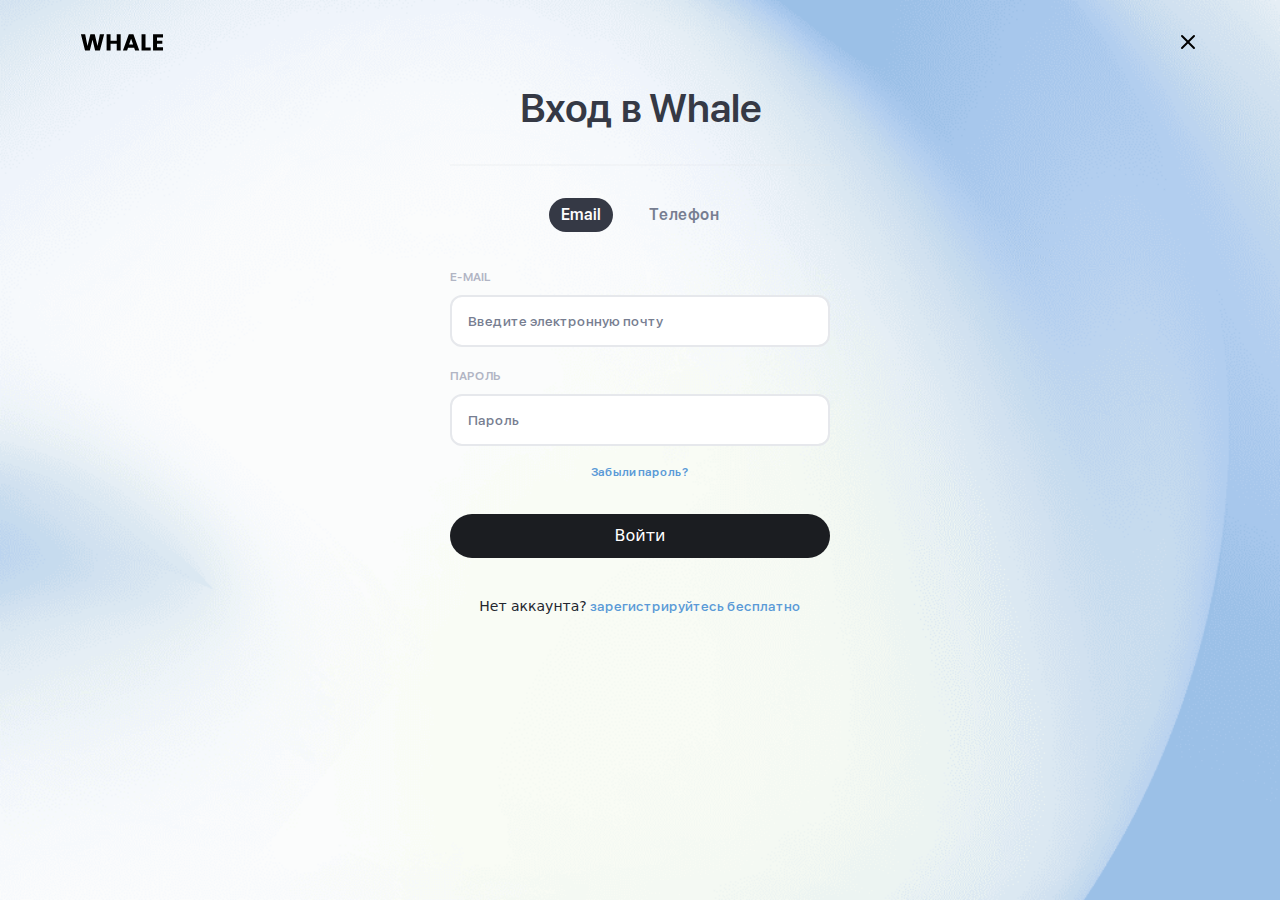
<file: form.html>
<!doctype html>
<html lang="ru">
<head>
  <meta charset="UTF-8">
  <meta name="viewport"
        content="width=device-width, user-scalable=no, initial-scale=1.0, maximum-scale=1.0, minimum-scale=1.0">
  <meta http-equiv="X-UA-Compatible" content="ie=edge">
  <title data-i18n-key="signIn">Вход</title>
<script defer src="js/app.js"></script><link href="css/app.css" rel="stylesheet"></head>
<body><svg aria-hidden="true" width="0" height="0" style="position:absolute"><symbol fill="none" viewBox="0 0 24 25" id="Faq-arrow-closed" xmlns="http://www.w3.org/2000/svg"><path fill-rule="evenodd" clip-rule="evenodd" d="M16.207 10.293a1 1 0 00-1.414 0L12 13.086l-2.793-2.793a1 1 0 10-1.414 1.414l3.5 3.5a1 1 0 001.414 0l3.5-3.5a1 1 0 000-1.414z" fill="#777E91"/></symbol><symbol fill="none" viewBox="0 0 24 25" id="Faq-arrow-open" xmlns="http://www.w3.org/2000/svg"><path fill-rule="evenodd" clip-rule="evenodd" d="M7.793 14.707a1 1 0 001.414 0L12 11.914l2.793 2.793a1 1 0 001.414-1.414l-3.5-3.5a1 1 0 00-1.414 0l-3.5 3.5a1 1 0 000 1.414z" fill="#777E91"/></symbol><symbol fill="none" viewBox="0 0 1219 1025" id="advantages-bg" xmlns="http://www.w3.org/2000/svg"><path d="M510.556 722.416C359.175 659.367 282.741 497.075 339.85 359.957a247.688 247.688 0 0121.534-40.624c-26.594 126.201 48.843 262.11 184.376 318.558 135.533 56.449 285.084 14.245 355.995-93.498a247.706 247.706 0 01-13.67 43.9c-57.108 137.118-226.148 197.172-377.529 134.123z" fill="url(#acpaint0_linear_3_10)"/><g filter="url(#acfilter0_f_3_10)"><path d="M514.468 713.024C363.087 649.975 282.741 497.075 339.85 359.957a247.688 247.688 0 0121.534-40.624c-26.594 126.201 44.932 271.502 180.465 327.95 135.532 56.448 288.995 4.853 359.906-102.89a247.706 247.706 0 01-13.67 43.9c-57.108 137.118-222.236 187.78-373.617 124.731z" fill="url(#acpaint1_linear_3_10)"/></g><g filter="url(#acfilter1_f_3_10)"><path d="M516.424 708.329C365.043 645.28 281.957 485.728 339.066 348.61a247.688 247.688 0 0121.534-40.624c-26.594 126.201 43.76 287.545 179.293 343.993 135.533 56.448 295.498-12.414 366.408-120.157a247.702 247.702 0 01-13.669 43.9C835.524 712.84 667.805 771.378 516.424 708.329z" fill="url(#acpaint2_linear_3_10)"/></g><g filter="url(#acfilter2_f_3_10)"><path d="M516.424 708.329C365.043 645.28 281.957 485.728 339.066 348.61a247.688 247.688 0 0121.534-40.624c-26.594 126.201 43.76 287.545 179.293 343.993 135.533 56.448 295.498-12.414 366.408-120.157a247.702 247.702 0 01-13.669 43.9C835.524 712.84 667.805 771.378 516.424 708.329z" fill="url(#acpaint3_linear_3_10)"/></g><g filter="url(#acfilter3_f_3_10)"><path d="M516.424 708.329C365.043 645.28 281.957 485.728 339.066 348.61a247.688 247.688 0 0121.534-40.624c-26.594 126.201 43.76 287.545 179.293 343.993 135.533 56.448 295.498-12.414 366.408-120.157a247.702 247.702 0 01-13.669 43.9C835.524 712.84 667.805 771.378 516.424 708.329z" fill="url(#acpaint4_linear_3_10)"/></g><g filter="url(#acfilter4_f_3_10)"><path d="M517.495 678.468c-151.381-63.049-235.538-192.74-178.429-329.858a247.688 247.688 0 0121.534-40.624c-26.594 126.201 33.576 301.212 172.937 359.254 174.613 72.725 301.854-27.675 372.764-135.418a247.702 247.702 0 01-13.669 43.9C835.524 712.84 668.876 741.517 517.495 678.468z" fill="url(#acpaint5_linear_3_10)"/></g><g filter="url(#acfilter5_f_3_10)"><path d="M517.495 678.468c-151.381-63.049-263.93-184.935-206.821-322.052 5.989-14.381 59.332-48.026 67.635-60.685-26.594 126.201 15.867 313.467 155.228 371.509 174.613 72.725 292.455-47.776 363.366-155.519-13.677-5.696 32.018 40.543 26.029 54.924-57.109 137.117-254.056 174.872-405.437 111.823z" fill="url(#acpaint6_linear_3_10)"/></g><g filter="url(#acfilter6_f_3_10)"><path d="M517.495 678.468c-151.381-63.049-263.93-184.935-206.821-322.052 5.989-14.381 59.332-48.026 67.635-60.685-26.594 126.201 15.867 313.467 155.228 371.509 174.613 72.725 292.455-47.776 363.366-155.519-13.677-5.696 32.018 40.543 26.029 54.924-57.109 137.117-254.056 174.872-405.437 111.823z" fill="url(#acpaint7_linear_3_10)"/></g><g filter="url(#acfilter7_f_3_10)"><path d="M517.495 678.468c-151.381-63.049-263.93-184.935-206.821-322.052 5.989-14.381 59.332-48.026 67.635-60.685-26.594 126.201 15.867 313.467 155.228 371.509 174.613 72.725 292.455-47.776 363.366-155.519-13.677-5.696 32.018 40.543 26.029 54.924-57.109 137.117-254.056 174.872-405.437 111.823z" fill="url(#acpaint8_linear_3_10)"/></g><g filter="url(#acfilter8_f_3_10)"><mask id="aca" style="mask-type:alpha" maskUnits="userSpaceOnUse" x="263" y="373" width="290" height="361"><path opacity=".8" d="M376.849 373.992l-112.902 86.391L323.2 618.098l228.905 115.717-23.204-123.455 1.451-32.705-122.593-188.037-30.91-15.626z" fill="url(#acpaint9_linear_3_10)"/></mask><g opacity=".8" mask="url(#aca)"><path opacity=".8" d="M563.78 713.268c-30.851-2.58-9.331 18.761-39.942 3.287-14.106-7.131-98.993-104.951-111.052-114.013-45.986-48.868-62.934-110.653-44.159-163.442 3.791-10.73 9.117-20.559 15.282-30.129-31.279 48.445 9.392 118.228 55.61 160.581 65.375 59.988 162.824 87.626 248.819 46.246-34.623 53.345-152.868 66.641-133.398 69.522l8.84 27.948z" fill="#7FC0C7"/><g opacity=".8" filter="url(#acfilter9_f_3_10)"><path opacity=".8" d="M569.438 699.999c-30.851-2.58-9.332 18.762-39.942 3.287-14.106-7.131-98.994-104.951-111.052-114.012-45.987-48.868-62.934-110.654-44.159-163.443 3.79-10.729 9.117-20.558 15.282-30.129-31.279 48.446 12.036 145.159 58.253 187.513 65.376 59.987 142.849 106.39 228.844 65.01-34.623 53.345-135.536 20.945-116.066 23.827l8.84 27.947z" fill="#7FC0C7"/></g><g opacity=".8" filter="url(#acfilter10_f_3_10)"><path opacity=".8" d="M569.438 699.999c-30.851-2.58-9.332 18.762-39.942 3.287-14.106-7.131-98.994-104.951-111.052-114.012-45.987-48.868-62.934-110.654-44.159-163.443 3.79-10.729 9.117-20.558 15.282-30.129-31.279 48.446 12.036 145.159 58.253 187.513 65.376 59.987 142.849 106.39 228.844 65.01-34.623 53.345-135.536 20.945-116.066 23.827l8.84 27.947z" fill="#7FC0C7"/></g><g opacity=".8" filter="url(#acfilter11_f_3_10)"><path opacity=".8" d="M569.438 699.999c-30.851-2.58-9.332 18.762-39.942 3.287-14.106-7.131-98.994-104.951-111.052-114.012-45.987-48.868-62.934-110.654-44.159-163.443 3.79-10.729 9.117-20.558 15.282-30.129-31.279 48.446 12.036 145.159 58.253 187.513 65.376 59.987 142.849 106.39 228.844 65.01-34.623 53.345-135.536 20.945-116.066 23.827l8.84 27.947z" fill="#7FC0C7"/></g><g opacity=".8" filter="url(#acfilter12_f_3_10)"><path opacity=".8" d="M569.438 699.999c-30.851-2.58-9.332 18.762-39.942 3.287-14.106-7.131-98.994-104.951-111.052-114.012-45.987-48.868-62.934-110.654-44.159-163.443 3.79-10.729 9.117-20.558 15.282-30.129-31.279 48.446-2.154 144.187 44.064 186.54 65.375 59.988 157.038 107.363 243.033 65.983-34.623 53.345-135.536 20.945-116.066 23.827l8.84 27.947z" fill="#7FC0C7"/></g><g opacity=".8" filter="url(#acfilter13_f_3_10)"><path opacity=".8" d="M569.438 699.999c-30.851-2.58-9.331 18.762-39.942 3.287-14.106-7.131-98.993-104.951-111.052-114.012-45.986-48.868-62.934-110.654-44.159-163.443 3.791-10.729 8.075-24.905 14.24-34.475-31.278 48.445-3.865 146.717 42.353 189.07 65.375 59.987 159.792 109.179 245.787 67.799-34.624 53.345-135.537 20.945-116.067 23.827l8.84 27.947z" fill="#7FC0C7"/></g><g opacity=".8" filter="url(#acfilter14_f_3_10)"><path opacity=".8" d="M563.78 713.268c-30.851-2.58-9.331 18.761-39.942 3.287-14.106-7.131-93.601-107.318-105.659-116.38-45.987-48.868-68.327-108.286-49.552-161.075 3.791-10.73 9.117-20.559 15.282-30.129-31.279 48.445 7.683 121.609 53.901 163.962 65.375 59.987 153.596 105.881 239.59 64.501-34.623 53.345-141.93 45.005-122.46 47.886l8.84 27.948z" fill="#7FC0C7"/></g><g opacity=".8" filter="url(#acfilter15_f_3_10)"><path opacity=".8" d="M564.007 706.592c-30.851-2.58-9.331 18.762-39.942 3.287-14.106-7.131-93.601-107.318-105.659-116.38-45.987-48.868-68.327-108.286-49.552-161.075 3.791-10.729 9.117-20.559 15.282-30.129-31.279 48.445 5.291 126.342 51.508 168.695 65.375 59.987 153.596 105.881 239.591 64.501-34.623 53.345-139.538 40.272-120.068 43.154l8.84 27.947z" fill="#7FC0C7"/></g><g opacity=".8" filter="url(#acfilter16_f_3_10)"><path opacity=".8" d="M567.729 703.38c-30.851-2.58-9.331 18.761-39.942 3.287-14.106-7.131-93.601-107.319-105.659-116.38-45.987-48.868-68.327-108.286-49.552-161.075 3.791-10.73 9.117-20.559 15.282-30.129-31.279 48.445-.027 138.934 46.191 181.287 65.375 59.988 153.596 105.881 239.591 64.501-34.623 53.345-134.221 27.68-114.751 30.561l8.84 27.948z" fill="#7FC0C7"/></g><g opacity=".8" filter="url(#acfilter17_f_3_10)"><path opacity=".8" d="M567.729 703.38c-30.851-2.58-9.331 18.761-39.942 3.287-14.106-7.131-86.085-101.25-98.143-110.312-45.987-48.868-75.502-124.447-56.727-177.236 3.791-10.729 8.776-10.466 14.941-20.036-31.279 48.445-24.557 125.22 21.66 167.573 65.376 59.988 110.481 133.064 196.476 91.684-34.623 53.345-66.575 14.211-47.105 17.092l8.84 27.948z" fill="#7FC0C7"/></g><g opacity=".8" filter="url(#acfilter18_f_3_10)"><path opacity=".8" d="M567.729 703.38c-30.851-2.58-9.331 18.761-39.942 3.287-14.106-7.131-95.104-115.572-107.162-124.633-45.987-48.868-66.483-110.126-47.708-162.915 3.791-10.729 8.776-10.466 14.941-20.036-31.279 48.445-11.855 121.879 34.363 164.232 65.375 59.988 97.778 136.405 183.773 95.025-34.623 53.345-66.575 14.211-47.105 17.092l8.84 27.948z" fill="#7FC0C7"/></g></g></g><defs><filter id="acfilter0_f_3_10" x="306.885" y="304.809" width="609.394" height="449.57" filterUnits="userSpaceOnUse" color-interpolation-filters="sRGB"><feFlood flood-opacity="0" result="BackgroundImageFix"/><feBlend in="SourceGraphic" in2="BackgroundImageFix" result="shape"/><feGaussianBlur stdDeviation="7.262" result="effect1_foregroundBlur_3_10"/></filter><filter id="acfilter1_f_3_10" x="277.385" y="264.413" width="672.49" height="512.816" filterUnits="userSpaceOnUse" color-interpolation-filters="sRGB"><feFlood flood-opacity="0" result="BackgroundImageFix"/><feBlend in="SourceGraphic" in2="BackgroundImageFix" result="shape"/><feGaussianBlur stdDeviation="21.787" result="effect1_foregroundBlur_3_10"/></filter><filter id="acfilter2_f_3_10" x="258.019" y="245.047" width="711.221" height="551.547" filterUnits="userSpaceOnUse" color-interpolation-filters="sRGB"><feFlood flood-opacity="0" result="BackgroundImageFix"/><feBlend in="SourceGraphic" in2="BackgroundImageFix" result="shape"/><feGaussianBlur stdDeviation="31.469" result="effect1_foregroundBlur_3_10"/></filter><filter id="acfilter3_f_3_10" x="258.019" y="245.047" width="711.221" height="551.547" filterUnits="userSpaceOnUse" color-interpolation-filters="sRGB"><feFlood flood-opacity="0" result="BackgroundImageFix"/><feBlend in="SourceGraphic" in2="BackgroundImageFix" result="shape"/><feGaussianBlur stdDeviation="31.469" result="effect1_foregroundBlur_3_10"/></filter><filter id="acfilter4_f_3_10" x="171" y="157.901" width="885.386" height="702.506" filterUnits="userSpaceOnUse" color-interpolation-filters="sRGB"><feFlood flood-opacity="0" result="BackgroundImageFix"/><feBlend in="SourceGraphic" in2="BackgroundImageFix" result="shape"/><feGaussianBlur stdDeviation="75.042" result="effect1_foregroundBlur_3_10"/></filter><filter id="acfilter5_f_3_10" x="203.575" y="203.744" width="811.889" height="596.332" filterUnits="userSpaceOnUse" color-interpolation-filters="sRGB"><feFlood flood-opacity="0" result="BackgroundImageFix"/><feBlend in="SourceGraphic" in2="BackgroundImageFix" result="shape"/><feGaussianBlur stdDeviation="45.994" result="effect1_foregroundBlur_3_10"/></filter><filter id="acfilter6_f_3_10" x="97.064" y="97.232" width="1024.91" height="809.355" filterUnits="userSpaceOnUse" color-interpolation-filters="sRGB"><feFlood flood-opacity="0" result="BackgroundImageFix"/><feBlend in="SourceGraphic" in2="BackgroundImageFix" result="shape"/><feGaussianBlur stdDeviation="99.249" result="effect1_foregroundBlur_3_10"/></filter><filter id="acfilter7_f_3_10" x=".235" y=".403" width="1218.57" height="1003.01" filterUnits="userSpaceOnUse" color-interpolation-filters="sRGB"><feFlood flood-opacity="0" result="BackgroundImageFix"/><feBlend in="SourceGraphic" in2="BackgroundImageFix" result="shape"/><feGaussianBlur stdDeviation="147.664" result="effect1_foregroundBlur_3_10"/></filter><filter id="acfilter8_f_3_10" x="355.152" y="385.408" width="202.901" height="342.773" filterUnits="userSpaceOnUse" color-interpolation-filters="sRGB"><feFlood flood-opacity="0" result="BackgroundImageFix"/><feBlend in="SourceGraphic" in2="BackgroundImageFix" result="shape"/><feGaussianBlur stdDeviation="2.974" result="effect1_foregroundBlur_3_10"/></filter><filter id="acfilter9_f_3_10" x="360.81" y="389.754" width="321.802" height="325.159" filterUnits="userSpaceOnUse" color-interpolation-filters="sRGB"><feFlood flood-opacity="0" result="BackgroundImageFix"/><feBlend in="SourceGraphic" in2="BackgroundImageFix" result="shape"/><feGaussianBlur stdDeviation="2.974" result="effect1_foregroundBlur_3_10"/></filter><filter id="acfilter10_f_3_10" x="303.708" y="332.651" width="436.007" height="439.364" filterUnits="userSpaceOnUse" color-interpolation-filters="sRGB"><feFlood flood-opacity="0" result="BackgroundImageFix"/><feBlend in="SourceGraphic" in2="BackgroundImageFix" result="shape"/><feGaussianBlur stdDeviation="31.525" result="effect1_foregroundBlur_3_10"/></filter><filter id="acfilter11_f_3_10" x="332.259" y="361.203" width="378.905" height="382.261" filterUnits="userSpaceOnUse" color-interpolation-filters="sRGB"><feFlood flood-opacity="0" result="BackgroundImageFix"/><feBlend in="SourceGraphic" in2="BackgroundImageFix" result="shape"/><feGaussianBlur stdDeviation="17.25" result="effect1_foregroundBlur_3_10"/></filter><filter id="acfilter12_f_3_10" x="332.259" y="361.203" width="378.905" height="382.261" filterUnits="userSpaceOnUse" color-interpolation-filters="sRGB"><feFlood flood-opacity="0" result="BackgroundImageFix"/><feBlend in="SourceGraphic" in2="BackgroundImageFix" result="shape"/><feGaussianBlur stdDeviation="17.25" result="effect1_foregroundBlur_3_10"/></filter><filter id="acfilter13_f_3_10" x="332.259" y="356.857" width="378.906" height="386.607" filterUnits="userSpaceOnUse" color-interpolation-filters="sRGB"><feFlood flood-opacity="0" result="BackgroundImageFix"/><feBlend in="SourceGraphic" in2="BackgroundImageFix" result="shape"/><feGaussianBlur stdDeviation="17.25" result="effect1_foregroundBlur_3_10"/></filter><filter id="acfilter14_f_3_10" x="346.507" y="393.506" width="346.358" height="344.192" filterUnits="userSpaceOnUse" color-interpolation-filters="sRGB"><feFlood flood-opacity="0" result="BackgroundImageFix"/><feBlend in="SourceGraphic" in2="BackgroundImageFix" result="shape"/><feGaussianBlur stdDeviation="7.733" result="effect1_foregroundBlur_3_10"/></filter><filter id="acfilter15_f_3_10" x="344.355" y="384.451" width="348.725" height="348.951" filterUnits="userSpaceOnUse" color-interpolation-filters="sRGB"><feFlood flood-opacity="0" result="BackgroundImageFix"/><feBlend in="SourceGraphic" in2="BackgroundImageFix" result="shape"/><feGaussianBlur stdDeviation="8.922" result="effect1_foregroundBlur_3_10"/></filter><filter id="acfilter16_f_3_10" x="356.404" y="389.566" width="326.753" height="332.296" filterUnits="userSpaceOnUse" color-interpolation-filters="sRGB"><feFlood flood-opacity="0" result="BackgroundImageFix"/><feBlend in="SourceGraphic" in2="BackgroundImageFix" result="shape"/><feGaussianBlur stdDeviation="4.759" result="effect1_foregroundBlur_3_10"/></filter><filter id="acfilter17_f_3_10" x="338.631" y="370.532" width="295.914" height="370.364" filterUnits="userSpaceOnUse" color-interpolation-filters="sRGB"><feFlood flood-opacity="0" result="BackgroundImageFix"/><feBlend in="SourceGraphic" in2="BackgroundImageFix" result="shape"/><feGaussianBlur stdDeviation="14.276" result="effect1_foregroundBlur_3_10"/></filter><filter id="acfilter18_f_3_10" x="337.433" y="370.532" width="297.113" height="370.364" filterUnits="userSpaceOnUse" color-interpolation-filters="sRGB"><feFlood flood-opacity="0" result="BackgroundImageFix"/><feBlend in="SourceGraphic" in2="BackgroundImageFix" result="shape"/><feGaussianBlur stdDeviation="14.276" result="effect1_foregroundBlur_3_10"/></filter><linearGradient id="acpaint0_linear_3_10" x1="845.181" y1="691.307" x2="296.945" y2="462.971" gradientUnits="userSpaceOnUse"><stop stop-color="#65A3FF"/><stop offset="1" stop-color="#4D90B5"/></linearGradient><linearGradient id="acpaint1_linear_3_10" x1="847.136" y1="686.611" x2="298.901" y2="458.276" gradientUnits="userSpaceOnUse"><stop stop-color="#65A3FF"/><stop offset="1" stop-color="#4D90B5"/></linearGradient><linearGradient id="acpaint2_linear_3_10" x1="850.094" y1="677.856" x2="297.75" y2="447.809" gradientUnits="userSpaceOnUse"><stop stop-color="#65A3FF"/><stop offset="1" stop-color="#4D90B5"/></linearGradient><linearGradient id="acpaint3_linear_3_10" x1="850.094" y1="677.856" x2="297.75" y2="447.809" gradientUnits="userSpaceOnUse"><stop stop-color="#65A3FF"/><stop offset="1" stop-color="#4D90B5"/></linearGradient><linearGradient id="acpaint4_linear_3_10" x1="850.094" y1="677.856" x2="297.75" y2="447.809" gradientUnits="userSpaceOnUse"><stop stop-color="#65A3FF"/><stop offset="1" stop-color="#4D90B5"/></linearGradient><linearGradient id="acpaint5_linear_3_10" x1="855.473" y1="664.943" x2="303.128" y2="434.895" gradientUnits="userSpaceOnUse"><stop stop-color="#65A3FF"/><stop offset="1" stop-color="#4D90B5"/></linearGradient><linearGradient id="acpaint6_linear_3_10" x1="880.944" y1="667.458" x2="284.576" y2="419.075" gradientUnits="userSpaceOnUse"><stop stop-color="#65A3FF"/><stop offset="1" stop-color="#4D90B5"/></linearGradient><linearGradient id="acpaint7_linear_3_10" x1="880.944" y1="667.458" x2="284.576" y2="419.075" gradientUnits="userSpaceOnUse"><stop stop-color="#65A3FF"/><stop offset="1" stop-color="#4D90B5"/></linearGradient><linearGradient id="acpaint8_linear_3_10" x1="880.944" y1="667.458" x2="284.576" y2="419.075" gradientUnits="userSpaceOnUse"><stop stop-color="#65A3FF"/><stop offset="1" stop-color="#4D90B5"/></linearGradient><linearGradient id="acpaint9_linear_3_10" x1="502.258" y1="632.449" x2="434.311" y2="390.89" gradientUnits="userSpaceOnUse"><stop stop-color="#C4C4C4" stop-opacity="0"/><stop offset=".566" stop-color="#C4C4C4"/><stop offset="1" stop-color="#C4C4C4" stop-opacity="0"/></linearGradient></defs></symbol><symbol fill="none" viewBox="0 0 317 158" id="advantages-design" xmlns="http://www.w3.org/2000/svg"><path d="M6.188 24.848a9.11 9.11 0 01-.98-.476 4.455 4.455 0 01-1.064-.756 3.306 3.306 0 01-.784-1.148 8.645 8.645 0 01-.392-1.596c-.056-.523-.075-1.13-.056-1.82 0-.97.065-1.81.196-2.52.15-.728.373-1.465.672-2.212.037-.056.103-.215.196-.476.112-.28.233-.579.364-.896.15-.317.261-.56.336-.728.15-.317.373-.737.672-1.26.317-.541.653-1.064 1.008-1.568.541-.803.999-1.456 1.372-1.96a12.42 12.42 0 011.064-1.316c.355-.355.737-.7 1.148-1.036.43-.336.961-.719 1.596-1.148.41-.299.933-.485 1.568-.56a3.55 3.55 0 011.904.308c.616.261 1.073.765 1.372 1.512.205.392.299.887.28 1.484a7.254 7.254 0 01-.336 1.876 10.18 10.18 0 01-.784 1.848c-.317.579-.672 1.045-1.064 1.4-.243.224-.57.261-.98.112a2.978 2.978 0 01-.98-.588 6.822 6.822 0 01-.28-.56c0-.056.037-.093.112-.112a5.09 5.09 0 00.448-.672c.187-.317.373-.653.56-1.008a7.32 7.32 0 00.392-.896c.15-.784.252-1.297.308-1.54.056-.261 0-.476-.168-.644-.075-.075-.187-.103-.336-.084-.13.019-.355.112-.672.28-.43.187-.943.57-1.54 1.148a16.132 16.132 0 00-1.736 2.016 51.238 51.238 0 00-1.876 2.632 9.777 9.777 0 00-1.148 2.352c-.037.075-.103.215-.196.42l-.112.308c.019.075-.01.261-.084.56-.075.28-.159.523-.252.728-.205.859-.327 1.69-.364 2.492-.037.784.01 1.475.14 2.072.15.579.364 1.008.644 1.288.243.168.55.224.924.168.373-.056.803-.187 1.288-.392.485-.205 1.008-.43 1.568-.672a9.477 9.477 0 001.232-.616 5.64 5.64 0 00.84-.588c.15-.112.336-.224.56-.336.243-.13.448-.196.616-.196.261-.093.457-.019.588.224.13.243.196.55.196.924 0 .261-.187.579-.56.952-.373.373-.784.69-1.232.952-.15.15-.355.29-.616.42a9.132 9.132 0 01-.756.308 8.56 8.56 0 01-1.456.868 9.123 9.123 0 01-1.764.644c-.579.15-1.11.177-1.596.084zm11.86-2.044c-.243 0-.439-.047-.588-.14-.13-.093-.299-.224-.504-.392a5.317 5.317 0 01-.868-1.204c-.206-.43-.28-.803-.224-1.12.056-.15.074-.29.056-.42v-.224c-.094-.093-.122-.15-.084-.168a.653.653 0 00.112-.168c.112 0 .15-.103.112-.308-.038-.15.018-.467.168-.952.168-.504.392-.98.672-1.428.112-.187.28-.43.504-.728.224-.317.466-.625.728-.924.28-.317.532-.57.756-.756.466-.392.896-.71 1.288-.952.41-.243.821-.41 1.232-.504.41-.093.83-.14 1.26-.14.448 0 .812.15 1.092.448.43.187.728.439.896.756.186.317.308.728.364 1.232.056.56 0 1.25-.168 2.072-.168.803-.626 1.736-1.372 2.8-.467.672-.924 1.195-1.372 1.568-.448.373-.943.719-1.484 1.036-.392.261-.812.42-1.26.476-.448.056-.887.103-1.316.14zm2.856-3.416c.41-.355.7-.747.868-1.176.186-.43.382-.933.588-1.512.074-.112.121-.299.14-.56.037-.261.046-.513.028-.756-.019-.261-.084-.41-.196-.448-.168-.13-.336-.159-.504-.084-.168.056-.383.177-.644.364a10.815 10.815 0 00-1.568 1.624c-.467.597-.794 1.335-.98 2.212-.056.467-.01.821.14 1.064.168.224.43.29.784.196.373-.112.821-.42 1.344-.924zm14.988 2.94c-.41-.037-.756-.121-1.036-.252-.261-.15-.476-.439-.644-.868a3.794 3.794 0 01-.112-.924c.019-.336.047-.653.084-.952.038-.317.056-.588.056-.812v-.224-.308c-.037-.28-.112-.448-.224-.504-.093-.075-.261-.065-.504.028a9.902 9.902 0 00-1.288.756c-.448.299-.924.653-1.428 1.064-.485.392-.99.812-1.512 1.26-.41.448-.718.812-.924 1.092-.186.28-.382.42-.588.42-.15.075-.308.056-.476-.056a7.653 7.653 0 01-.532-.392c-.13-.15-.29-.336-.476-.56a5.35 5.35 0 01-.308-.476c0-.299.019-.57.056-.812.056-.243.13-.495.224-.756.112-.261.243-.56.392-.896.075-.13.14-.261.196-.392.075-.15.159-.308.252-.476.075-.261.178-.56.308-.896.15-.336.29-.653.42-.952.206-.485.364-.905.476-1.26.112-.355.206-.737.28-1.148-.018-.037-.01-.093.028-.168a.25.25 0 01.168-.14h.056c.13-.093.374-.103.728-.028.374.056.654.159.84.308.392.336.579.775.56 1.316-.018.541-.298 1.25-.84 2.128-.13.299-.27.579-.42.84-.13.243-.196.41-.196.504l.224-.168c.15-.112.327-.243.532-.392.206-.168.383-.299.532-.392.094-.093.299-.261.616-.504a29.013 29.013 0 011.932-1.456c.206-.15.467-.299.784-.448.318-.168.514-.252.588-.252.187 0 .41.065.672.196.28.13.532.29.756.476.243.168.383.327.42.476 0 .075-.01.177-.028.308a1.882 1.882 0 00-.028.308c-.018.299-.028.663-.028 1.092.019.41.028.83.028 1.26 0 .41-.037.784-.112 1.12l.028.056a.306.306 0 01.056.112c-.018.019-.028.056-.028.112l.028.056.112.392.196.448c.075.15.159.345.252.588-.018.243-.158.485-.42.728-.242.224-.485.364-.728.42zm6.608-.056c-.187.13-.42.205-.7.224a.965.965 0 01-.7-.308c-.355-.336-.663-.999-.924-1.988-.262-1.008-.392-2.37-.392-4.088.075-.765.112-1.475.112-2.128.018-.653.028-1.017.028-1.092.205-.13.467-.168.784-.112.336.037.607.103.812.196a.782.782 0 01.392.42c.093.187.15.523.168 1.008.037.467.056 1.185.056 2.156a56.883 56.883 0 00-.112 1.792c-.019.448 0 .71.056.784.075.13.112.205.112.224l.42-.42c.15-.205.308-.476.476-.812.187-.336.345-.607.476-.812.205-.261.392-.513.56-.756.186-.243.317-.401.392-.476.075-.15.168-.29.28-.42.112-.13.205-.261.28-.392.205-.355.42-.644.644-.868.224-.243.373-.364.448-.364.075.056.215.047.42-.028.205-.093.345-.14.42-.14.13-.13.308-.13.532 0 .075.056.14.121.196.196a.269.269 0 01.084.196c0 .093-.056.327-.168.7a7.95 7.95 0 01-.364 1.064c-.13.336-.243.532-.336.588l-.084.084-.196.196c-.037.13-.168.373-.392.728a21.24 21.24 0 01-.784 1.176c-.299.43-.607.859-.924 1.288-.318.41-.598.775-.84 1.092a3.823 3.823 0 01-.644.7 3.932 3.932 0 01-.588.392zm8.737 1.232c-1.026 0-1.82-.299-2.38-.896-.541-.597-.812-1.512-.812-2.744 0-.672.122-1.41.364-2.212.262-.803.598-1.587 1.008-2.352a11.01 11.01 0 011.4-1.988c.504-.579 1.008-.98 1.512-1.204.187-.093.383-.159.588-.196.224-.056.439-.084.644-.084.224 0 .467.019.728.056.28.019.542.075.784.168.43.13.803.383 1.12.756.336.373.504.915.504 1.624 0 .187-.018.392-.056.616-.037.205-.102.41-.196.616a5.848 5.848 0 01-1.12 1.764c-.485.56-.998.952-1.54 1.176-.149.075-.298.13-.448.168a2.97 2.97 0 01-.42.028c-.392 0-.746-.056-1.064-.168a3.633 3.633 0 01-.84-.448l-.224-.196-.14.28c-.13.355-.224.653-.28.896-.037.243-.056.42-.056.532 0 .224.01.457.028.7.019.224.075.41.168.56a.826.826 0 00.28.224c.131.056.29.084.476.084h.308c.112-.019.206-.037.28-.056.336-.075.607-.196.812-.364.224-.187.458-.345.7-.476l.112-.056-.028-.084c.318-.168.532-.27.644-.308.112-.056.196-.103.252-.14a.348.348 0 01.252-.112c.262-.037.514.037.756.224.262.168.392.383.392.644 0 .112-.084.29-.252.532a4.03 4.03 0 01-.588.728 3.025 3.025 0 01-.7.532.71.71 0 00-.168.084.71.71 0 00-.168.084h.028c-.168.224-.336.336-.504.336h-.224c-.074.13-.317.27-.728.42-.41.168-.812.252-1.204.252zm1.456-6.748c.168 0 .318-.028.448-.084.15-.056.29-.121.42-.196.448-.317.738-.728.868-1.232.131-.504.084-.887-.14-1.148a.27.27 0 00-.14-.112.345.345 0 00-.196-.056c-.205 0-.438.065-.7.196-.242.13-.485.317-.728.56a4.644 4.644 0 00-.672.868l-.364.588a.214.214 0 01.084-.028.214.214 0 01.084-.028c.168 0 .28.056.336.168.056.112.122.224.196.336.094.112.262.168.504.168zm6.524 5.292c-.075 0-.252-.065-.532-.196-.28-.15-.457-.261-.532-.336a1.077 1.077 0 01-.252-.476c-.037-.187-.056-.541-.056-1.064 0-.597.121-1.27.364-2.016.243-.765.653-1.783 1.232-3.052l1.148-2.324c.093-.13.177-.243.252-.336.075-.112.159-.215.252-.308h.14c.075 0 .13.01.168.028.168.019.43.121.784.308.373.187.597.467.672.84 0 .243-.037.532-.112.868-.075.317-.299.737-.672 1.26-.15.187-.299.457-.448.812-.13.355-.252.69-.364 1.008-.019.037-.075.13-.168.28-.075.13-.15.27-.224.42-.075.13-.112.215-.112.252l-.112.252 1.204-1.176c.84-.84 1.55-1.437 2.128-1.792.579-.355 1.064-.504 1.456-.448.41.056.737.29.98.7.13.187.224.392.28.616.056.205.093.448.112.728.019.28.01.635-.028 1.064v1.596c.355-.093.625-.168.812-.224.187-.075.373-.14.56-.196l.448-.112c.168-.037.373-.065.616-.084-.019.243-.121.541-.308.896s-.42.71-.7 1.064c-.261.355-.55.653-.868.896-.299.243-.579.364-.84.364-.243 0-.523-.075-.84-.224-.317-.168-.588-.485-.812-.952-.075-.243-.15-.523-.224-.84a4.393 4.393 0 01-.112-1.008v-1.232a.582.582 0 00-.028-.224c0-.056-.01-.084-.028-.084-.075 0-.317.196-.728.588-.392.392-.793.803-1.204 1.232-.859.896-1.577 1.559-2.156 1.988-.56.43-.943.644-1.148.644zm12.264.028c-.075 0-.234-.056-.477-.168l-.364-.168a.66.66 0 00-.084-.28.922.922 0 01-.055-.28 1.397 1.397 0 01-.392-.364.551.551 0 01-.084-.56c.111-.205.26-.513.447-.924.206-.43.42-.905.645-1.428.242-.541.466-1.064.671-1.568.206-.504.383-.933.532-1.288a8.71 8.71 0 00.253-.672c0-.075.009-.205.028-.392.037-.187.158-.345.364-.476.242-.168.494-.177.755-.028.262.15.486.41.672.784.187.355.28.775.28 1.26 0 .13-.093.467-.28 1.008a30.48 30.48 0 01-.755 1.876 32.761 32.761 0 01-1.008 2.212c-.28.541-.495.924-.645 1.148-.13.205-.298.308-.503.308zm3.808-10.724c-.225 0-.495-.103-.813-.308a3.575 3.575 0 01-.811-.784c-.243-.317-.365-.653-.365-1.008 0-.093.085-.261.252-.504.168-.261.327-.513.476-.756.168-.243.252-.383.252-.42.15 0 .327.028.532.084.206.056.374.121.505.196.205.467.476.868.812 1.204.335.317.503.681.503 1.092 0 .41-.102.719-.308.924-.205.187-.55.28-1.035.28zm6.224 11.088a4.376 4.376 0 01-1.792.56 4.136 4.136 0 01-1.736-.252 3.177 3.177 0 01-1.316-.98c-.187-.243-.364-.625-.532-1.148-.168-.541-.196-1.27-.084-2.184a8.83 8.83 0 01.784-2.604 9.765 9.765 0 011.568-2.324c.616-.672 1.288-1.13 2.016-1.372.26-.093.522-.159.784-.196.28-.056.644-.065 1.092-.028.429.056.812.168 1.148.336.336.15.578.317.728.504.298.299.494.588.588.868.093.28.13.55.112.812-.094.597-.364 1.241-.812 1.932-.43.69-1.036 1.204-1.82 1.54-.318.13-.691.215-1.12.252-.43.037-1.018-.019-1.764-.168-.448-.093-.747-.047-.896.14-.131.187-.187.55-.168 1.092.037.336.112.635.224.896.13.243.364.41.7.504.429.075.737.084.924.028.186-.075.42-.177.7-.308.149-.093.289-.196.42-.308.149-.112.289-.224.42-.336.149-.112.27-.196.364-.252a.66.66 0 01.28-.14c.093-.019.186-.028.28-.028.205.019.4.13.588.336.186.205.308.401.364.588 0 .15-.094.364-.28.644a5.887 5.887 0 01-.756.84c-.3.28-.635.532-1.008.756zm-.364-6.244c.13-.056.317-.187.56-.392.26-.205.494-.42.7-.644.205-.243.308-.43.308-.56 0-.205-.14-.383-.42-.532-.262-.15-.607-.177-1.036-.084-.15.037-.327.14-.532.308-.206.168-.411.364-.616.588-.206.205-.383.41-.532.616-.15.187-.252.336-.308.448.074.093.224.168.448.224.224.056.466.084.728.084.28 0 .513-.019.7-.056zm13.915 6.132c-.41-.037-.756-.121-1.036-.252-.261-.15-.476-.439-.644-.868a3.794 3.794 0 01-.112-.924c.019-.336.047-.653.084-.952.038-.317.056-.588.056-.812v-.224-.308c-.037-.28-.112-.448-.224-.504-.093-.075-.261-.065-.504.028a9.902 9.902 0 00-1.288.756c-.448.299-.924.653-1.428 1.064-.485.392-.99.812-1.512 1.26-.41.448-.719.812-.924 1.092-.186.28-.382.42-.588.42-.15.075-.308.056-.476-.056a7.653 7.653 0 01-.532-.392c-.13-.15-.29-.336-.476-.56a5.35 5.35 0 01-.308-.476c0-.299.019-.57.056-.812.056-.243.13-.495.224-.756.112-.261.243-.56.392-.896.075-.13.14-.261.196-.392.075-.15.159-.308.252-.476.075-.261.177-.56.308-.896.15-.336.29-.653.42-.952.206-.485.364-.905.476-1.26.112-.355.206-.737.28-1.148-.019-.037-.01-.093.028-.168a.25.25 0 01.168-.14h.056c.13-.093.374-.103.728-.028.373.056.653.159.84.308.392.336.579.775.56 1.316-.018.541-.298 1.25-.84 2.128-.13.299-.27.579-.42.84-.13.243-.196.41-.196.504l.224-.168c.15-.112.327-.243.532-.392.205-.168.383-.299.532-.392.093-.093.299-.261.616-.504a29.013 29.013 0 011.932-1.456c.206-.15.467-.299.784-.448.318-.168.514-.252.588-.252.187 0 .41.065.672.196.28.13.532.29.756.476.243.168.383.327.42.476 0 .075-.01.177-.028.308a1.882 1.882 0 00-.028.308c-.019.299-.028.663-.028 1.092.019.41.028.83.028 1.26 0 .41-.037.784-.112 1.12l.028.056a.306.306 0 01.056.112c-.019.019-.028.056-.028.112l.028.056.112.392c.056.13.121.28.196.448.075.15.159.345.252.588-.019.243-.159.485-.42.728-.243.224-.485.364-.728.42zm6.888.84a2.56 2.56 0 01-.784-.392 10.944 10.944 0 01-.812-.644 3.49 3.49 0 01-.476-.812 3.19 3.19 0 01-.168-.896V19.08c0-.224.037-.541.112-.952.093-.41.186-.84.28-1.288.112-.448.214-.84.308-1.176.093-.355.149-.588.168-.7.056-.243-.038-.383-.28-.42a3.806 3.806 0 00-.812-.028c-.28 0-.467-.028-.56-.084-.075-.019-.112-.112-.112-.28v-.28c0-.075-.038-.121-.112-.14a.493.493 0 01-.196-.196c-.038-.075.01-.215.14-.42s.298-.327.504-.364c.168-.037.42-.065.756-.084a6.401 6.401 0 001.008-.196c.354-.112.625-.28.812-.504.168-.41.354-.85.56-1.316.205-.485.401-.905.588-1.26.186-.373.317-.607.392-.7.317-.168.644-.233.98-.196.336.019.597.177.784.476.093.13.168.224.224.28.074.056.102.14.084.252 0 .112-.075.317-.224.616-.131.28-.355.719-.672 1.316l-.252.504-.112.196c.074.019.186.028.336.028.149 0 .336-.01.56-.028.205-.037.429-.065.672-.084a1.86 1.86 0 01.644 0c.429 0 .746.121.952.364.205.243.317.55.336.924.037.205-.038.383-.224.532-.187.15-.532.224-1.036.224-.168 0-.411.01-.728.028l-.98.056a9.143 9.143 0 00-.868.084c-.224.019-.336.047-.336.084-.056.037-.15.187-.28.448-.112.243-.234.541-.364.896-.112.355-.215.69-.308 1.008-.131.635-.224 1.25-.28 1.848a8.948 8.948 0 00-.028 1.568c.056.43.168.737.336.924.168.168.42.168.756 0 .354-.187.681-.401.98-.644.336-.28.625-.364.868-.252.242.093.392.299.448.616.074.299-.01.625-.252.98a2.762 2.762 0 01-.952.896c-.411.243-.831.41-1.26.504-.43.112-.803.121-1.12.028zM42.396 57.524h-.337c-.13.019-.242-.056-.335-.224a4.207 4.207 0 01-.336-.56c-.15-.261-.178-.635-.084-1.12.093-.317.167-.635.224-.952.056-.299.084-.523.084-.672 0-.075.018-.224.055-.448.056-.205.084-.355.084-.448.094-.15.169-.355.224-.616a3.38 3.38 0 00.084-.7c0-.224.113-.43.337-.616 0-.15.027-.336.084-.56.074-.224.112-.373.112-.448.056-.261.177-.719.364-1.372.205-.672.447-1.428.727-2.268.3-.84.589-1.661.868-2.464.28-.803.532-1.484.756-2.044.224-.523.411-1.008.56-1.456.15-.448.225-.765.225-.952 0-.075.018-.13.056-.168.037-.056.12-.159.252-.308.186-.187.429-.252.727-.196.318.037.58.13.784.28.15.243.252.467.308.672.075.187.075.485 0 .896 0 .28-.065.541-.196.784-.13.224-.252.41-.364.56-.093.13-.12.187-.084.168.822-.504 1.56-.775 2.212-.812.672-.056 1.233.056 1.68.336.467.261.822.625 1.065 1.092.242.467.364.97.364 1.512 0 .224-.075.523-.224.896-.15.373-.318.728-.505 1.064-.186.317-.336.532-.448.644-.074 0-.149.065-.224.196-.074.112-.149.243-.223.392-.15.187-.402.401-.756.644a6.21 6.21 0 01-1.036.56c-.355.13-.607.168-.756.112l-.084.056c-.038.037-.056.103-.056.196 0 .037-.131.112-.393.224a6.67 6.67 0 01-.924.308c-.354.093-.68.14-.98.14-.392 0-.672-.075-.84-.224a1.634 1.634 0 00-.14.168.452.452 0 00-.056.196c0 .112-.046.29-.14.532a2.914 2.914 0 01-.28.644c-.112.205-.214.308-.308.308l-.056.084c-.037.056-.018.13.056.224l-.028.308c0 .224-.046.41-.14.56 0 .15-.027.373-.083.672-.056.299-.122.523-.197.672 0 .224-.037.439-.111.644-.056.224-.122.336-.197.336-.074.019-.12.13-.14.336a6.601 6.601 0 00-.028.476 1.948 1.948 0 01-.447 1.204c-.28.355-.532.532-.757.532zm3.584-9.8c.149 0 .42-.065.812-.196.392-.13.802-.29 1.231-.476.43-.205.766-.41 1.008-.616.486-.43.86-.85 1.12-1.26.28-.41.262-.868-.056-1.372-.149-.261-.392-.364-.727-.308-.318.037-.672.187-1.065.448a8.967 8.967 0 00-1.203.98c-.224.243-.43.523-.617.84a8.727 8.727 0 00-.475.924c-.113.299-.178.55-.197.756-.018.187.038.28.169.28zm13.494 2.716a4.376 4.376 0 01-1.792.56 4.136 4.136 0 01-1.736-.252 3.177 3.177 0 01-1.316-.98c-.187-.243-.364-.625-.533-1.148-.168-.541-.196-1.27-.084-2.184a8.832 8.832 0 01.785-2.604 9.768 9.768 0 011.567-2.324c.616-.672 1.288-1.13 2.017-1.372.26-.093.522-.159.784-.196.28-.056.644-.065 1.092-.028.429.056.811.168 1.148.336.336.15.578.317.727.504.3.299.495.588.588.868.094.28.131.55.113.812-.094.597-.365 1.241-.813 1.932-.429.69-1.035 1.204-1.82 1.54-.317.13-.69.215-1.12.252-.429.037-1.017-.019-1.764-.168-.447-.093-.746-.047-.895.14-.131.187-.187.55-.168 1.092.037.336.111.635.224.896.13.243.364.41.7.504.429.075.737.084.924.028.186-.075.42-.177.7-.308.149-.093.289-.196.42-.308.149-.112.289-.224.42-.336.149-.112.27-.196.363-.252a.66.66 0 01.28-.14c.094-.019.187-.028.28-.028.206.019.402.13.589.336.186.205.307.401.363.588 0 .15-.093.364-.28.644a5.875 5.875 0 01-.756.84c-.298.28-.634.532-1.008.756zm-.364-6.244c.13-.056.317-.187.56-.392.26-.205.494-.42.7-.644.205-.243.308-.43.308-.56 0-.205-.14-.383-.42-.532-.262-.15-.607-.177-1.037-.084-.149.037-.326.14-.531.308-.206.168-.411.364-.616.588-.206.205-.383.41-.532.616-.15.187-.253.336-.309.448.075.093.225.168.449.224.224.056.466.084.727.084.28 0 .514-.019.7-.056zm6.551 6.216c-.056.019-.177.01-.364-.028a7.565 7.565 0 01-.532-.14c-.168-.056-.27-.103-.308-.14a3.185 3.185 0 01-.308-.392c-.13-.205-.205-.476-.224-.812 0-.336.159-.737.476-1.204.093-.187.205-.467.336-.84.13-.373.261-.765.392-1.176.15-.43.28-.812.392-1.148.13-.336.224-.57.28-.7.037-.317.019-.541-.056-.672-.056-.15-.215-.233-.476-.252a.56.56 0 01-.448-.196c-.093-.13-.14-.364-.14-.7.037-.261.103-.485.196-.672.112-.205.261-.373.448-.504.187-.093.42-.159.7-.196a4.55 4.55 0 01.868-.028c.28.019.476.084.588.196.13.075.233.243.308.504.093.243.168.495.224.756.056.261.093.457.112.588a4.76 4.76 0 00.616-.616c.243-.28.485-.541.728-.784.299-.205.653-.41 1.064-.616.41-.224.71-.336.896-.336.205 0 .457.103.756.308.299.187.485.355.56.504.187.317.317.653.392 1.008.093.336.037.635-.168.896a3.753 3.753 0 01-.784.728c-.336.224-.756.29-1.26.196-.112-.037-.233-.177-.364-.42-.112-.243-.177-.42-.196-.532 0-.056-.084 0-.252.168l-.56.56c-.205.224-.401.43-.588.616-.317.392-.653.924-1.008 1.596a196.99 196.99 0 00-1.26 2.436c-.224.467-.41.915-.56 1.344-.15.41-.308.644-.476.7zm10.622.784c-.99 0-1.717-.317-2.184-.952a2.22 2.22 0 01-.196-.896c.019-.317.093-.541.224-.672.13-.15.29-.121.476.084.243.15.588.224 1.036.224h.588c.187-.019.401-.037.644-.056.43-.037.7-.168.812-.392.13-.224.103-.41-.084-.56h.028a7.551 7.551 0 01-1.484-.56 5.64 5.64 0 01-1.232-.812c-.336-.317-.532-.616-.588-.896-.15-.616-.112-1.25.112-1.904.224-.653.55-1.223.98-1.708.168-.112.401-.27.7-.476.299-.224.513-.345.644-.364v.028a4.311 4.311 0 011.204-.896c.448-.243.97-.467 1.568-.672l.448-.056a3.64 3.64 0 01.588-.056c-.019 0 .028.019.14.056.112.037.205.065.28.084a.746.746 0 00.336.084c.261.037.513.177.756.42.261.224.467.495.616.812.168.299.233.579.196.84-.056.43-.215.859-.476 1.288-.261.41-.541.644-.84.7.037-.019 0-.056-.112-.112a4.603 4.603 0 01-.308-.168l-.112.056-.028-.084a.45.45 0 00-.056-.196c-.075-.13-.13-.27-.168-.42a2.276 2.276 0 010-.504c.037-.205.047-.327.028-.364-.019-.037-.13-.065-.336-.084-.243-.056-.55-.028-.924.084a2.816 2.816 0 00-1.036.504c-.373.243-.653.439-.84.588-.168.15-.299.299-.392.448-.093.13-.196.327-.308.588a7.57 7.57 0 00-.196.364.54.54 0 00-.084.28c0 .187.159.383.476.588.317.187.793.41 1.428.672.504.205.83.485.98.84.168.355.317.69.448 1.008.037.075.075.215.112.42.056.187.065.299.028.336.037.037.056.075.056.112v-.028c.15.28.121.579-.084.896-.187.299-.485.579-.896.84-.41.243-.877.42-1.4.532h.028a12.839 12.839 0 01-1.596.112zm9.677-.42c-.392.075-.69.056-.896-.056a5.986 5.986 0 01-.588-.476 2.836 2.836 0 01-.812-.616c-.243-.28-.43-.57-.56-.868-.13-.299-.187-.532-.168-.7a9.88 9.88 0 01.448-2.128c.261-.765.588-1.512.98-2.24.41-.728.868-1.372 1.372-1.932.523-.579 1.083-.999 1.68-1.26.373-.15.775-.205 1.204-.168.43.037.719.215.868.532.28.541.215.887-.196 1.036-.056 0-.121.028-.196.084-.075.037-.112.093-.112.168.075.037.28.047.616.028a9.442 9.442 0 001.008-.168c.355-.093.588-.187.7-.28a.645.645 0 01.252-.084c.056 0 .196.019.42.056.317.093.476.205.476.336 0 .075.028.196.084.364.056.15.121.224.196.224.13.019.159.15.084.392-.056.243-.27.495-.644.756a9.657 9.657 0 00-.672.448c-.075.056-.084.187-.028.392.15.355.14.784-.028 1.288s-.448 1.027-.84 1.568a9.77 9.77 0 01-1.4 1.54c-.523.467-1.073.868-1.652 1.204-.56.317-1.092.504-1.596.56zm.084-2.352c.075 0 .205-.037.392-.112l.448-.224c.075-.075.168-.159.28-.252.13-.112.233-.177.308-.196.075 0 .121-.028.14-.084a2.29 2.29 0 01.196-.42c.112-.224.336-.55.672-.98.373-.41.616-.737.728-.98.112-.261.121-.541.028-.84-.019-.075-.075-.121-.168-.14a1.34 1.34 0 01-.308-.14c-.187 0-.317.047-.392.14-.056.075-.187.028-.392-.14l-.448-.56-.476.476c-.299.299-.57.672-.812 1.12a7.716 7.716 0 00-.532 1.372 7.6 7.6 0 00-.252 1.232c-.019.28.028.467.14.56.112.093.261.15.448.168zm17.005 1.904c-.411-.037-.756-.121-1.036-.252-.262-.15-.476-.439-.644-.868a3.78 3.78 0 01-.112-.924c.018-.336.046-.653.084-.952.037-.317.056-.588.056-.812v-.224-.308c-.038-.28-.112-.448-.224-.504-.094-.075-.262-.065-.504.028a9.912 9.912 0 00-1.288.756c-.448.299-.924.653-1.428 1.064-.486.392-.99.812-1.513 1.26-.41.448-.718.812-.924 1.092-.186.28-.382.42-.588.42-.149.075-.307.056-.475-.056a7.677 7.677 0 01-.532-.392c-.131-.15-.29-.336-.477-.56a5.375 5.375 0 01-.308-.476c0-.299.02-.57.056-.812a6.8 6.8 0 01.225-.756c.111-.261.242-.56.391-.896.075-.13.14-.261.196-.392.075-.15.16-.308.252-.476.075-.261.178-.56.308-.896.15-.336.29-.653.42-.952.206-.485.365-.905.477-1.26.112-.355.205-.737.28-1.148-.02-.037-.01-.093.028-.168a.25.25 0 01.167-.14h.057c.13-.093.373-.103.728-.028.373.056.653.159.84.308.391.336.578.775.56 1.316-.02.541-.3 1.25-.84 2.128-.131.299-.271.579-.42.84-.131.243-.197.41-.197.504l.224-.168c.15-.112.327-.243.532-.392.206-.168.383-.299.532-.392.094-.093.3-.261.617-.504a29.194 29.194 0 011.932-1.456c.205-.15.466-.299.784-.448.317-.168.513-.252.588-.252.186 0 .41.065.672.196.28.13.532.29.756.476.242.168.382.327.42.476 0 .075-.01.177-.028.308a1.85 1.85 0 00-.028.308c-.019.299-.028.663-.028 1.092.018.41.028.83.028 1.26 0 .41-.038.784-.112 1.12l.028.056a.32.32 0 01.056.112c-.019.019-.028.056-.028.112l.028.056.112.392c.056.13.121.28.196.448.074.15.158.345.252.588-.019.243-.159.485-.42.728-.243.224-.486.364-.728.42zm4.899.168c-.224.056-.476-.01-.756-.196a3.341 3.341 0 01-.756-.7c-.224-.28-.364-.532-.42-.756-.075-.392-.056-.868.056-1.428a8.904 8.904 0 01.644-1.82c.299-.653.672-1.288 1.12-1.904.448-.635.952-1.204 1.512-1.708a6.603 6.603 0 011.82-1.176c.28-.15.476-.243.588-.28a.357.357 0 01.336 0c.112.037.308.13.588.28.261.075.523.168.784.28.28.093.523.28.728.56.149.28.261.56.336.84.075.28.14.597.196.952.149.467.205.775.168.924a.69.69 0 01-.168.308c-.149.187-.187.28-.112.28l-.028.112c0 .056-.037.15-.112.28-.131.41-.233.803-.308 1.176a2.29 2.29 0 00.028.952c.149.41.345.653.588.728.261.075.597-.093 1.008-.504.205-.15.439-.243.7-.28.261-.056.392-.01.392.14l.084.084a.345.345 0 00.196.056c.093 0 .131.093.112.28a4.594 4.594 0 01-.112.588c-.056.224-.131.41-.224.56-.28.28-.42.467-.42.56l-.112.112c-.056.056-.159.15-.308.28-.336.205-.765.308-1.288.308-.504 0-.896-.103-1.176-.308a6.135 6.135 0 01-.84-.756c-.261-.299-.429-.579-.504-.84l-.14-.28-.812.532a7.867 7.867 0 00-.448.476l-.252.252a.966.966 0 01-.196.196.268.268 0 01-.196.084h-.28c0 .075-.131.177-.392.308a7.774 7.774 0 01-.868.308c-.317.093-.569.14-.756.14zm.588-2.352c.112 0 .28-.065.504-.196.243-.15.504-.327.784-.532.28-.205.532-.41.756-.616.243-.205.42-.373.532-.504.075-.075.159-.196.252-.364.112-.168.233-.317.364-.448.429-.485.7-.868.812-1.148.112-.299.065-.616-.14-.952-.075-.205-.168-.317-.28-.336-.112-.019-.345.047-.7.196-.224.13-.467.345-.728.644-.261.299-.532.635-.812 1.008-.261.373-.504.756-.728 1.148-.224.392-.411.747-.56 1.064-.131.317-.196.57-.196.756 0 .075.019.14.056.196l.084.084zm10.219 2.184a3.928 3.928 0 01-.616-.476c-.224-.224-.336-.439-.336-.644 0-.28.037-.625.112-1.036.074-.43.149-.793.224-1.092.037-.336.084-.672.14-1.008.074-.355.205-.681.392-.98.205-.71.42-1.41.644-2.1.224-.71.42-1.437.588-2.184.242-.69.457-1.297.644-1.82.205-.541.457-1.223.756-2.044.168-.467.308-.961.42-1.484.13-.541.326-1.027.588-1.456a4.11 4.11 0 00.252-.42c.074-.13.149-.252.224-.364.018-.075.112-.14.28-.196.186-.056.373-.084.56-.084.205-.019.345.019.42.112.056-.019.149.056.28.224.13.15.252.327.364.532.13.187.186.336.168.448 0 .075-.019.177-.056.308a.884.884 0 01-.14.364c-.075.075-.15.187-.224.336-.056.13-.15.317-.28.56a8.82 8.82 0 00-.196.756 3.57 3.57 0 01-.224.672 3.98 3.98 0 01-.28.644 3.683 3.683 0 00-.196.504c-.131.43-.29.85-.476 1.26-.168.41-.318.85-.448 1.316-.131.448-.262.915-.392 1.4a6.07 6.07 0 01-.56 1.344 2.142 2.142 0 00-.28.784l-.168.952a50.55 50.55 0 00-.308.952c-.075.28-.112.457-.112.532-.112.41-.196.821-.252 1.232a2.939 2.939 0 01-.28 1.036 1.806 1.806 0 01-.196.616 1.191 1.191 0 01-.448.504c-.168.112-.364.112-.588 0zm11.701.084c-.074-.15-.242-.299-.504-.448-.242-.15-.364-.261-.364-.336 0-.075-.046-.187-.14-.336a1.21 1.21 0 00-.224-.364c-.093-.112-.065-.383.084-.812.15-.448.374-.99.672-1.624.299-.635.626-1.279.98-1.932.15-.15.299-.345.448-.588.15-.243.262-.401.336-.476 0-.075.028-.14.084-.196.056-.075.122-.112.196-.112l.224-.448c.038-.075.15-.224.336-.448.206-.224.448-.467.728-.728.28-.28.56-.541.84-.784.299-.243.542-.42.728-.532.392-.261.794-.383 1.204-.364.43.019.794.15 1.092.392.056.056.178.168.364.336.206.168.43.355.672.56.262.205.486.392.672.56l1.036.924-.476 1.4c-.242.747-.308 1.4-.196 1.96.112.56.29 1.045.532 1.456.094.205.215.364.364.476.168.112.383.187.644.224.15.019.29.075.42.168.131.093.196.243.196.448 0 .448-.084.775-.252.98-.149.187-.317.299-.504.336a3.744 3.744 0 01-1.764-.196c-.56-.205-1.064-.737-1.512-1.596a4.656 4.656 0 01-.308-.616 6.203 6.203 0 01-.196-.616c-.074.093-.177.215-.308.364-.112.13-.224.252-.336.364-1.325 1.344-2.464 2.221-3.416 2.632-.933.392-1.717.383-2.352-.028zm1.54-2.324c.131.019.336-.047.616-.196.28-.168.654-.439 1.12-.812.635-.541 1.158-.99 1.568-1.344.411-.355.812-.812 1.204-1.372l.616-1.008c-.186-.43-.354-.71-.504-.84-.149-.13-.298-.196-.448-.196-.242 0-.532.159-.868.476-.336.299-.718.747-1.148 1.344-.41.579-.877 1.307-1.4 2.184-.242.41-.429.812-.56 1.204l-.196.56zm14.428 2.66a1.732 1.732 0 01-.84.14c-.317-.019-.746-.121-1.288-.308-.037 0-.168-.084-.392-.252a6.308 6.308 0 01-.672-.588c-.224-.224-.373-.41-.448-.56-.298-.43-.392-1.064-.28-1.904.131-.84.43-1.848.896-3.024.131-.28.327-.635.588-1.064.28-.43.551-.821.812-1.176.28-.373.476-.588.588-.644l.308-.112c.206-.075.467-.196.784-.364.094-.037.252-.084.476-.14.243-.056.486-.103.728-.14.262-.056.439-.075.532-.056.374.019.756.159 1.148.42.411.243.747.532 1.008.868.262.317.346.597.252.84 0 .037-.056.159-.168.364-.093.187-.196.383-.308.588a3.958 3.958 0 01-.28.42c-.093.112-.261.159-.504.14a1.237 1.237 0 01-.616-.224.694.694 0 01-.308-.532c-.037-.15-.177-.29-.42-.42l-.336-.196c-.149 0-.345.15-.588.448-.242.299-.494.635-.756 1.008-.336.336-.578.7-.728 1.092-.13.373-.224.728-.28 1.064-.037.317-.084.56-.14.728-.074.187-.074.42 0 .7.075.28.168.439.28.476.168.019.392.01.672-.028.299-.056.607-.121.924-.196l1.008-.28c.336-.112.635-.224.896-.336.355-.224.663-.308.924-.252.262.037.458.075.588.112.206.075.308.233.308.476 0 .243-.084.504-.252.784a1.89 1.89 0 01-.728.644c-.298.15-.569.317-.812.504-.224.168-.336.299-.336.392a.506.506 0 00-.252.084c-.074.037-.14.047-.196.028-.037 0-.186.028-.448.084-.261.056-.532.121-.812.196-.261.075-.438.14-.532.196zm9.936.364a3.227 3.227 0 01-1.624-.14 3.073 3.073 0 01-1.316-.896c-.336-.43-.504-.943-.504-1.54-.056-.56-.009-1.223.14-1.988a14.22 14.22 0 01.728-2.352c.336-.784.719-1.447 1.148-1.988.373-.448.747-.859 1.12-1.232.373-.373.709-.625 1.008-.756a3.9 3.9 0 01.952-.252c.392-.075.663-.112.812-.112.299.075.625.196.98.364.373.168.56.364.56.588l.056.084.084.056c.112 0 .233.14.364.42.149.261.261.57.336.924.075.336.056.607-.056.812a2.97 2.97 0 01-.448 1.036c-.205.336-.383.504-.532.504a.919.919 0 00-.224.028c-.056 0-.084.047-.084.14 0 .093-.103.14-.308.14-.187 0-.383-.037-.588-.112-.205-.075-.336-.187-.392-.336 0-.093.019-.215.056-.364.037-.15.093-.401.168-.756.112-.523.121-.868.028-1.036-.093-.187-.327-.205-.7-.056-.467.261-.849.57-1.148.924-.299.336-.569.812-.812 1.428-.224.616-.476 1.475-.756 2.576-.112.43-.131.765-.056 1.008.093.243.168.373.224.392.261.075.541.093.84.056a2.58 2.58 0 00.784-.252c.299-.15.56-.308.784-.476.243-.187.504-.383.784-.588.093-.056.177-.159.252-.308a.717.717 0 01.336-.364c.149-.224.336-.336.56-.336.243-.019.476-.028.7-.028.149.037.308.13.476.28.168.15.289.299.364.448.093.13.084.224-.028.28-.075 0-.121.028-.14.084v.056c.037.075-.047.243-.252.504a6.827 6.827 0 01-.728.84c-.299.299-.588.56-.868.784-.261.205-.448.308-.56.308-.187 0-.28.056-.28.168 0 .037-.14.13-.42.28-.261.15-.569.299-.924.448-.336.15-.635.252-.896.308zm9.471-.336c-.392.075-.691.056-.896-.056a5.917 5.917 0 01-.588-.476 2.836 2.836 0 01-.812-.616 3.428 3.428 0 01-.56-.868c-.131-.299-.187-.532-.168-.7a9.862 9.862 0 01.448-2.128c.261-.765.588-1.512.98-2.24.411-.728.868-1.372 1.372-1.932.523-.579 1.083-.999 1.68-1.26.373-.15.775-.205 1.204-.168.429.037.719.215.868.532.28.541.215.887-.196 1.036-.056 0-.121.028-.196.084-.075.037-.112.093-.112.168.075.037.28.047.616.028a9.442 9.442 0 001.008-.168c.355-.093.588-.187.7-.28a.645.645 0 01.252-.084c.056 0 .196.019.42.056.317.093.476.205.476.336 0 .075.028.196.084.364.056.15.121.224.196.224.131.019.159.15.084.392-.056.243-.271.495-.644.756a9.502 9.502 0 00-.672.448c-.075.056-.084.187-.028.392.149.355.14.784-.028 1.288s-.448 1.027-.84 1.568a9.784 9.784 0 01-1.4 1.54c-.523.467-1.073.868-1.652 1.204-.56.317-1.092.504-1.596.56zm.084-2.352c.075 0 .205-.037.392-.112l.448-.224c.075-.075.168-.159.28-.252.131-.112.233-.177.308-.196.075 0 .121-.028.14-.084a2.31 2.31 0 01.196-.42c.112-.224.336-.55.672-.98.373-.41.616-.737.728-.98a1.18 1.18 0 00.028-.84c-.019-.075-.075-.121-.168-.14a1.34 1.34 0 01-.308-.14c-.187 0-.317.047-.392.14-.056.075-.187.028-.392-.14l-.448-.56-.476.476a4.811 4.811 0 00-.812 1.12 7.74 7.74 0 00-.532 1.372 7.537 7.537 0 00-.252 1.232c-.019.28.028.467.14.56.112.093.261.15.448.168zm9.361 1.596a7.455 7.455 0 01-.924-.98c-.262-.355-.439-.896-.532-1.624-.038-.336 0-.803.112-1.4.112-.597.28-1.223.504-1.876.224-.672.466-1.288.728-1.848.261-.56.522-.97.784-1.232a2.48 2.48 0 01.84-.672 1.246 1.246 0 011.092 0c.205.243.308.579.308 1.008.018.41-.084.793-.308 1.148-.374.504-.7 1.139-.98 1.904a11.537 11.537 0 00-.532 2.016c-.131.43-.187.765-.168 1.008.018.224.149.364.392.42.354.093.718-.01 1.092-.308.392-.299.765-.737 1.12-1.316a10.4 10.4 0 00.98-1.988c.112-.261.196-.57.252-.924.074-.355.149-.616.224-.784.093-.373.252-.663.476-.868.242-.224.494-.364.756-.42.261-.056.457-.028.588.084.168.075.345.196.532.364.186.168.261.467.224.896 0 .69-.15 1.279-.448 1.764a9.016 9.016 0 00-.756 1.54c-.168.392-.439.85-.812 1.372a11.39 11.39 0 01-1.204 1.428c-.411.43-.794.719-1.148.868-.523.336-1.055.541-1.596.616a3.588 3.588 0 01-1.596-.196zm17.335.868a1.48 1.48 0 01-.812-.252 2.142 2.142 0 01-.644-.756c-.168-.336-.252-.728-.252-1.176 0-.28.047-.672.14-1.176.112-.523.271-1.176.476-1.96a6.23 6.23 0 01.084-.504.501.501 0 00.056-.224c0-.037-.009-.065-.028-.084 0-.037-.019-.056-.056-.056-.149 0-.355.103-.616.308-.243.187-.523.41-.84.672a4.604 4.604 0 00-.196.14 1.796 1.796 0 01-.196.168 1.796 1.796 0 01-.196.168c-.187.112-.476.327-.868.644-.373.317-.765.653-1.176 1.008-.392.355-.737.653-1.036.896-.149.112-.28.205-.392.28-.093.075-.159.112-.196.112-.037 0-.187-.047-.448-.14a3.836 3.836 0 01-.728-.448c-.224-.205-.336-.439-.336-.7 0-.168.065-.504.196-1.008.149-.504.355-1.101.616-1.792.261-.69.56-1.39.896-2.1.075-.168.131-.392.168-.672.037-.28.075-.55.112-.812.056-.28.149-.485.28-.616a.49.49 0 01.196-.196.54.54 0 01.28-.084c.187 0 .364.047.532.14.168.075.327.205.476.392.28.299.429.653.448 1.064.037.392.009.775-.084 1.148a5.298 5.298 0 01-.308.924c-.112.224-.168.317-.168.28.075-.037.177-.13.308-.28.149-.15.401-.327.756-.532.485-.373.859-.635 1.12-.784.261-.168.457-.29.588-.364.149-.075.28-.159.392-.252a1.4 1.4 0 01.196-.14l.084-.028c.056 0 .149-.037.28-.112a.942.942 0 01.42-.112c.187 0 .383.047.588.14.205.075.383.187.532.336.149.13.224.27.224.42 0 .056.019.103.056.14a.916.916 0 01.112.14c.093.112.196.27.308.476.131.187.196.495.196.924 0 .299-.065.737-.196 1.316a46.994 46.994 0 01-.42 1.708c-.149.579-.224 1.045-.224 1.4.019.336.056.597.112.784.056.168.084.308.084.42 0 .15-.075.327-.224.532-.149.187-.373.28-.672.28zm6.523 1.792c-.914-.019-1.502-.28-1.764-.784-.242-.485-.308-1.101-.196-1.848.112-.355.178-.672.196-.952.038-.299.122-.485.252-.56l.028-.084c.038-.056.028-.112-.028-.168 0-.243.084-.579.252-1.008.038-.112.084-.243.14-.392l.112-.252c-.093-.15-.093-.27 0-.364.094-.093.187-.177.28-.252.112-.093.122-.196.028-.308-.037-.075.01-.243.14-.504.131-.28.28-.57.448-.868.168-.299.28-.532.336-.7 0-.037.047-.168.14-.392a47.276 47.276 0 01.7-1.596c.131-.243.215-.401.252-.476.187-.093.112-.159-.224-.196a6.634 6.634 0 00-1.064-.028 20.258 20.258 0 01-1.4-.084 2.12 2.12 0 01-.84-.252c-.224-.261-.252-.57-.084-.924.168-.373.439-.57.812-.588.243-.019.43-.028.56-.028.15 0 .336-.01.56-.028a29.81 29.81 0 011.12-.14l1.428-.112.084-.476a8.12 8.12 0 01.308-.476.62.62 0 00.112-.224c.019-.093.047-.252.084-.476l.252-.448c.168-.317.271-.644.308-.98.224-.373.42-.71.588-1.008.168-.317.271-.513.308-.588.318-.467.626-.719.924-.756.318-.037.616.037.896.224.168.093.327.215.476.364.15.13.243.308.28.532.038.205-.046.476-.252.812a4.902 4.902 0 00-.168.42 5.5 5.5 0 00-.168.476c-.112.13-.252.345-.42.644-.149.28-.252.57-.308.868a31.35 31.35 0 01-.28.588c-.037.075-.093.112-.168.112.038.187.15.28.336.28.187-.019.495-.037.924-.056.355-.037.598-.075.728-.112.15-.056.318-.037.504.056.094.13.14.327.14.588.019.243-.009.485-.084.728-.074.224-.177.364-.308.42-.093 0-.289.056-.588.168-.28.093-.634.15-1.064.168l-1.484.14-.476.952c-.13.243-.242.467-.336.672-.093.187-.158.299-.196.336 0 .112-.065.28-.196.504l-.364.728a5.249 5.249 0 01-.392.868l-.196.392c-.074 0-.112.056-.112.168.094.224.066.392-.084.504a.816.816 0 00-.252.252l-.084.14c.075.075.084.168.028.28a2.006 2.006 0 01-.168.364c0 .15-.046.364-.14.644-.074.28-.158.541-.252.784.019.336.038.55.056.644.019.093.066.13.14.112.094.019.224.019.392 0s.29-.028.364-.028c.28-.13.15.523-.392 1.96-.298.467-.597.85-.896 1.148-.298.317-.494.476-.588.476z" fill="#23262F"/><path d="M236.394 39.215c48.442 26.916 49.597 70.992 34.428 106.861M263.793 141.685l2.728 11.569 13.148-5.689" stroke="#000" stroke-width="2.741" stroke-miterlimit="10" stroke-linecap="round" stroke-linejoin="round"/></symbol><symbol fill="none" viewBox="0 0 138 116" id="advantages-design-mobile" xmlns="http://www.w3.org/2000/svg"><path d="M22.536 89.056a5.206 5.206 0 01-.56-.272 2.547 2.547 0 01-.608-.432 1.89 1.89 0 01-.448-.656 4.94 4.94 0 01-.224-.912c-.032-.299-.043-.645-.032-1.04 0-.555.037-1.035.112-1.44.085-.416.213-.837.384-1.264.021-.032.059-.123.112-.272l.208-.512c.085-.181.15-.32.192-.416.085-.181.213-.421.384-.72.181-.31.373-.608.576-.896.31-.459.57-.832.784-1.12.213-.299.416-.55.608-.752.203-.203.421-.4.656-.592.245-.192.55-.41.912-.656.235-.17.533-.277.896-.32.373-.043.736.016 1.088.176.352.15.613.437.784.864.117.224.17.507.16.848-.01.33-.075.688-.192 1.072a5.819 5.819 0 01-.448 1.056c-.181.33-.384.597-.608.8-.139.128-.325.15-.56.064a1.7 1.7 0 01-.56-.336 3.901 3.901 0 01-.16-.32c0-.032.021-.053.064-.064.064-.075.15-.203.256-.384.107-.181.213-.373.32-.576.107-.213.181-.384.224-.512.085-.448.144-.741.176-.88.032-.15 0-.272-.096-.368-.043-.043-.107-.059-.192-.048-.075.01-.203.064-.384.16-.245.107-.539.325-.88.656-.33.32-.661.704-.992 1.152a29.26 29.26 0 00-1.072 1.504 5.585 5.585 0 00-.656 1.344 8.688 8.688 0 00-.112.24l-.064.176c.01.043-.005.15-.048.32-.043.16-.09.299-.144.416-.117.49-.187.965-.208 1.424a4.56 4.56 0 00.08 1.184c.085.33.208.576.368.736.139.096.315.128.528.096.213-.032.459-.107.736-.224.277-.117.576-.245.896-.384.256-.107.49-.224.704-.352.213-.128.373-.24.48-.336.085-.064.192-.128.32-.192a.78.78 0 01.352-.112c.15-.053.261-.01.336.128.075.139.112.315.112.528 0 .15-.107.33-.32.544a3.452 3.452 0 01-.704.544 1.35 1.35 0 01-.352.24 5.217 5.217 0 01-.432.176 4.89 4.89 0 01-.832.496c-.33.16-.667.283-1.008.368a2.07 2.07 0 01-.912.048zm6.777-1.168a.627.627 0 01-.336-.08 5.789 5.789 0 01-.288-.224 3.038 3.038 0 01-.496-.688c-.117-.245-.16-.459-.128-.64a.484.484 0 00.032-.24v-.128c-.053-.053-.07-.085-.048-.096a.371.371 0 00.064-.096c.064 0 .085-.059.064-.176-.021-.085.01-.267.096-.544.096-.288.224-.56.384-.816.064-.107.16-.245.288-.416a6.47 6.47 0 01.416-.528 4.1 4.1 0 01.432-.432c.267-.224.512-.405.736-.544.235-.139.47-.235.704-.288a3.24 3.24 0 01.72-.08c.256 0 .464.085.624.256.245.107.416.25.512.432.107.181.176.416.208.704.032.32 0 .715-.096 1.184-.096.459-.357.992-.784 1.6-.267.384-.528.683-.784.896-.256.213-.539.41-.848.592-.224.15-.464.24-.72.272-.256.032-.507.059-.752.08zm1.632-1.952c.235-.203.4-.427.496-.672.107-.245.219-.533.336-.864.043-.064.07-.17.08-.32.021-.15.027-.293.016-.432-.01-.15-.048-.235-.112-.256-.096-.075-.192-.09-.288-.048a1.51 1.51 0 00-.368.208 6.18 6.18 0 00-.896.928c-.267.341-.453.763-.56 1.264-.032.267-.005.47.08.608.096.128.245.165.448.112.213-.064.47-.24.768-.528zm8.565 1.68a1.783 1.783 0 01-.592-.144c-.15-.085-.272-.25-.368-.496a2.168 2.168 0 01-.064-.528c.01-.192.027-.373.048-.544.021-.181.032-.336.032-.464v-.128-.176c-.022-.16-.064-.256-.128-.288-.053-.043-.15-.037-.288.016a5.66 5.66 0 00-.736.432c-.256.17-.528.373-.816.608a38.27 38.27 0 00-.864.72 7.92 7.92 0 00-.528.624c-.107.16-.219.24-.336.24-.085.043-.176.032-.272-.032a4.371 4.371 0 01-.304-.224 17.4 17.4 0 01-.272-.32 3.054 3.054 0 01-.176-.272c0-.17.01-.325.032-.464.032-.139.075-.283.128-.432.064-.15.139-.32.224-.512.043-.075.08-.15.112-.224.043-.085.09-.176.144-.272.043-.15.101-.32.176-.512l.24-.544c.117-.277.208-.517.272-.72.064-.203.117-.421.16-.656-.01-.021-.006-.053.016-.096a.143.143 0 01.096-.08h.032c.075-.053.213-.059.416-.016.213.032.373.09.48.176a.9.9 0 01.32.752c-.01.31-.17.715-.48 1.216a5.04 5.04 0 01-.24.48c-.075.139-.112.235-.112.288l.128-.096c.085-.064.186-.139.304-.224.117-.096.219-.17.304-.224a4.3 4.3 0 01.352-.288 16.557 16.557 0 011.104-.832c.117-.085.267-.17.448-.256.181-.096.293-.144.336-.144.106 0 .234.037.384.112.16.075.304.165.432.272.138.096.218.187.24.272 0 .043-.005.101-.016.176-.01.064-.016.123-.016.176-.01.17-.016.379-.016.624.01.235.016.475.016.72 0 .235-.022.448-.064.64l.016.032c.01.01.021.032.032.064-.01.01-.016.032-.016.064l.016.032.064.224.112.256c.043.085.09.197.144.336-.01.139-.09.277-.24.416a.936.936 0 01-.416.24zm3.776-.032a.773.773 0 01-.4.128.552.552 0 01-.4-.176c-.203-.192-.379-.57-.528-1.136-.15-.576-.224-1.355-.224-2.336.042-.437.064-.843.064-1.216.01-.373.016-.581.016-.624.117-.075.266-.096.448-.064.192.021.346.059.464.112a.447.447 0 01.224.24c.053.107.085.299.096.576.021.267.032.677.032 1.232-.032.427-.054.768-.064 1.024-.011.256 0 .405.032.448a.602.602 0 01.064.128l.24-.24c.085-.117.176-.272.272-.464.106-.192.197-.347.272-.464.117-.15.224-.293.32-.432.106-.139.181-.23.224-.272a1.18 1.18 0 01.16-.24c.064-.075.117-.15.16-.224.117-.203.24-.368.368-.496.128-.139.213-.208.256-.208.042.032.122.027.24-.016a.745.745 0 01.24-.08c.074-.075.176-.075.304 0 .042.032.08.07.112.112.032.032.048.07.048.112 0 .053-.032.187-.096.4a4.537 4.537 0 01-.208.608c-.075.192-.139.304-.192.336l-.048.048-.112.112c-.022.075-.096.213-.224.416-.118.192-.267.416-.448.672-.171.245-.347.49-.528.736l-.48.624c-.107.15-.23.283-.368.4-.139.107-.251.181-.336.224zm4.992.704c-.586 0-1.04-.17-1.36-.512-.309-.341-.463-.864-.463-1.568 0-.384.069-.805.208-1.264.149-.459.34-.907.576-1.344.245-.437.512-.816.8-1.136.288-.33.575-.56.864-.688.106-.053.218-.09.336-.112.128-.032.25-.048.367-.048.128 0 .267.01.416.032.16.01.31.043.449.096.245.075.458.219.64.432.192.213.288.523.288.928 0 .107-.011.224-.032.352a1.497 1.497 0 01-.112.352 3.342 3.342 0 01-.64 1.008c-.278.32-.571.544-.88.672-.086.043-.171.075-.257.096-.074.01-.154.016-.24.016-.224 0-.426-.032-.608-.096-.17-.064-.33-.15-.48-.256l-.127-.112-.08.16a4.384 4.384 0 00-.16.512c-.022.139-.032.24-.032.304 0 .128.005.261.016.4.01.128.042.235.095.32a.473.473 0 00.16.128.69.69 0 00.273.048h.175c.065-.01.118-.021.16-.032.192-.043.347-.112.464-.208.128-.107.262-.197.4-.272l.065-.032-.017-.048c.182-.096.304-.155.368-.176a1.43 1.43 0 00.145-.08.199.199 0 01.144-.064.56.56 0 01.431.128c.15.096.224.219.224.368 0 .064-.047.165-.143.304a2.297 2.297 0 01-.337.416c-.128.128-.26.23-.4.304a.406.406 0 00-.095.048.406.406 0 00-.096.048h.015c-.096.128-.192.192-.288.192h-.127c-.043.075-.182.155-.416.24a1.81 1.81 0 01-.688.144zm.833-3.856a.645.645 0 00.256-.048c.085-.032.165-.07.24-.112.255-.181.42-.416.495-.704.075-.288.049-.507-.08-.656a.154.154 0 00-.08-.064.197.197 0 00-.111-.032.913.913 0 00-.4.112 1.814 1.814 0 00-.416.32 2.653 2.653 0 00-.385.496l-.208.336a.122.122 0 01.049-.016.122.122 0 01.048-.016c.096 0 .16.032.192.096s.069.128.111.192c.054.064.15.096.288.096zm3.727 3.024c-.042 0-.144-.037-.304-.112a1.517 1.517 0 01-.304-.192.614.614 0 01-.144-.272 3.717 3.717 0 01-.032-.608c0-.341.07-.725.208-1.152.139-.437.374-1.019.704-1.744l.656-1.328a4.38 4.38 0 01.144-.192c.043-.064.09-.123.144-.176h.08c.043 0 .075.005.096.016.096.01.246.07.448.176a.667.667 0 01.384.48c0 .139-.021.304-.064.496-.042.181-.17.421-.384.72-.085.107-.17.261-.256.464-.074.203-.144.395-.208.576-.01.021-.042.075-.096.16a4.856 4.856 0 00-.128.24.434.434 0 00-.064.144l-.064.144.688-.672c.48-.48.886-.821 1.216-1.024.33-.203.608-.288.832-.256.235.032.422.165.56.4.075.107.128.224.16.352.032.117.054.256.064.416.01.16.006.363-.016.608v.912c.203-.053.358-.096.464-.128.107-.043.214-.08.32-.112l.256-.064a2.57 2.57 0 01.352-.048c-.01.139-.07.31-.176.512a3.97 3.97 0 01-.4.608c-.15.203-.314.373-.496.512-.17.139-.33.208-.48.208-.138 0-.298-.043-.48-.128-.181-.096-.336-.277-.464-.544a7.402 7.402 0 01-.128-.48 2.506 2.506 0 01-.064-.576v-.704a.334.334 0 00-.016-.128c0-.032-.005-.048-.016-.048-.042 0-.181.112-.416.336-.224.224-.453.459-.688.704-.49.512-.901.89-1.232 1.136-.32.245-.538.368-.656.368zm7.008.016c-.043 0-.133-.032-.272-.096l-.208-.096a.377.377 0 00-.048-.16.527.527 0 01-.032-.16.799.799 0 01-.224-.208.315.315 0 01-.048-.32c.064-.117.15-.293.256-.528.117-.245.24-.517.368-.816.139-.31.267-.608.384-.896.117-.288.219-.533.304-.736.085-.213.133-.341.144-.384 0-.043.005-.117.016-.224.021-.107.09-.197.208-.272a.377.377 0 01.432-.016c.15.085.277.235.384.448.107.203.16.443.16.72 0 .075-.053.267-.16.576-.107.299-.25.656-.432 1.072-.17.416-.363.837-.576 1.264a7.71 7.71 0 01-.368.656c-.075.117-.17.176-.288.176zm2.176-6.128c-.128 0-.283-.059-.464-.176a2.043 2.043 0 01-.464-.448.933.933 0 01-.208-.576c0-.053.048-.15.144-.288.096-.15.187-.293.272-.432.096-.139.144-.219.144-.24.085 0 .187.016.304.048.117.032.213.07.288.112.117.267.272.496.464.688.192.181.288.39.288.624 0 .235-.059.41-.176.528-.117.107-.315.16-.592.16zm3.557 6.336a2.5 2.5 0 01-1.024.32 2.364 2.364 0 01-.992-.144 1.815 1.815 0 01-.752-.56c-.107-.139-.208-.357-.304-.656-.096-.31-.112-.725-.048-1.248.064-.49.213-.987.448-1.488.245-.501.544-.944.896-1.328.352-.384.736-.645 1.152-.784.149-.053.298-.09.448-.112a2.31 2.31 0 01.624-.016c.245.032.464.096.656.192.192.085.33.181.416.288.17.17.282.336.336.496.053.16.074.315.064.464-.054.341-.208.71-.464 1.104a2.219 2.219 0 01-1.04.88 2.173 2.173 0 01-.64.144c-.246.021-.582-.01-1.008-.096-.256-.053-.427-.027-.512.08-.075.107-.107.315-.096.624.021.192.064.363.128.512.074.139.208.235.4.288.245.043.421.048.528.016.106-.043.24-.101.4-.176a1.97 1.97 0 00.24-.176c.085-.064.165-.128.24-.192.085-.064.154-.112.208-.144a.377.377 0 01.16-.08.812.812 0 01.16-.016c.117.01.229.075.336.192.106.117.176.23.208.336 0 .085-.054.208-.16.368-.107.15-.251.31-.432.48-.171.16-.363.304-.576.432zm-.208-3.568a1.48 1.48 0 00.32-.224c.149-.117.282-.24.4-.368.117-.139.176-.245.176-.32 0-.117-.08-.219-.24-.304-.15-.085-.347-.101-.592-.048a.84.84 0 00-.304.176 3.42 3.42 0 00-.352.336 2.988 2.988 0 00-.304.352 1.594 1.594 0 00-.176.256c.042.053.128.096.256.128s.266.048.416.048c.16 0 .293-.01.4-.032zm7.951 3.504a1.783 1.783 0 01-.592-.144c-.149-.085-.272-.25-.368-.496a2.168 2.168 0 01-.064-.528c.011-.192.027-.373.048-.544.022-.181.032-.336.032-.464v-.128-.176c-.021-.16-.064-.256-.128-.288-.053-.043-.149-.037-.288.016a5.66 5.66 0 00-.736.432c-.256.17-.528.373-.816.608a38.27 38.27 0 00-.864.72 7.92 7.92 0 00-.528.624c-.106.16-.218.24-.336.24-.085.043-.176.032-.272-.032a4.371 4.371 0 01-.304-.224 17.4 17.4 0 01-.272-.32 3.054 3.054 0 01-.176-.272c0-.17.011-.325.032-.464.032-.139.075-.283.128-.432.064-.15.139-.32.224-.512.043-.075.08-.15.112-.224.043-.085.091-.176.144-.272.043-.15.102-.32.176-.512.086-.192.166-.373.24-.544.118-.277.208-.517.272-.72.064-.203.118-.421.16-.656-.01-.021-.005-.053.016-.096a.143.143 0 01.096-.08h.032c.075-.053.214-.059.416-.016.214.032.374.09.48.176a.9.9 0 01.32.752c-.01.31-.17.715-.48 1.216a5.04 5.04 0 01-.24.48c-.074.139-.112.235-.112.288l.128-.096.304-.224c.118-.096.219-.17.304-.224a4.3 4.3 0 01.352-.288 16.557 16.557 0 011.104-.832c.118-.085.267-.17.448-.256.182-.096.294-.144.336-.144.107 0 .235.037.384.112.16.075.304.165.432.272.139.096.219.187.24.272 0 .043-.005.101-.016.176-.01.064-.016.123-.016.176-.01.17-.016.379-.016.624.011.235.016.475.016.72 0 .235-.021.448-.064.64l.016.032c.011.01.022.032.032.064-.01.01-.016.032-.016.064l.016.032.064.224.112.256c.043.085.091.197.144.336-.01.139-.09.277-.24.416a.936.936 0 01-.416.24zm3.936.48a1.47 1.47 0 01-.448-.224 6.341 6.341 0 01-.464-.368 1.994 1.994 0 01-.272-.464 1.824 1.824 0 01-.096-.512v-.768c0-.128.022-.31.064-.544.053-.235.107-.48.16-.736.064-.256.123-.48.176-.672.053-.203.085-.336.096-.4.032-.139-.021-.219-.16-.24a2.172 2.172 0 00-.464-.016c-.16 0-.266-.016-.32-.048-.043-.01-.064-.064-.064-.16v-.16c0-.043-.021-.07-.064-.08a.282.282 0 01-.112-.112c-.021-.043.005-.123.08-.24a.428.428 0 01.288-.208c.096-.021.24-.037.432-.048a3.66 3.66 0 00.576-.112.962.962 0 00.464-.288c.096-.235.203-.485.32-.752a9.63 9.63 0 01.336-.72c.107-.213.181-.347.224-.4a.95.95 0 01.56-.112.54.54 0 01.448.272c.053.075.096.128.128.16.043.032.059.08.048.144 0 .064-.043.181-.128.352-.075.16-.203.41-.384.752l-.144.288-.064.112c.043.01.107.016.192.016s.192-.005.32-.016c.117-.021.245-.037.384-.048.139-.021.261-.021.368 0 .246 0 .427.07.544.208a.858.858 0 01.192.528c.022.117-.021.219-.128.304-.106.085-.304.128-.592.128-.096 0-.235.005-.416.016l-.56.032c-.192.01-.357.027-.496.048-.128.01-.192.027-.192.048-.032.021-.085.107-.16.256-.064.139-.133.31-.208.512-.064.203-.122.395-.176.576a9.775 9.775 0 00-.16 1.056c-.032.341-.037.64-.016.896.032.245.096.421.192.528.096.096.24.096.432 0 .203-.107.39-.23.56-.368.192-.16.358-.208.496-.144.139.053.224.17.256.352.043.17-.005.357-.144.56-.128.203-.31.373-.544.512a2.42 2.42 0 01-.72.288c-.245.064-.459.07-.64.016zm-34.032 19.632h-.192c-.075.011-.139-.032-.192-.128a2.38 2.38 0 01-.192-.32c-.085-.149-.101-.363-.048-.64.053-.181.096-.363.128-.544a2.3 2.3 0 00.048-.384c0-.043.01-.128.032-.256a1.11 1.11 0 00.048-.256c.053-.085.096-.203.128-.352.032-.149.048-.283.048-.4 0-.128.064-.245.192-.352 0-.085.016-.192.048-.32.043-.128.064-.213.064-.256.032-.149.101-.411.208-.784.117-.384.256-.816.416-1.296.17-.48.336-.949.496-1.408.16-.459.304-.848.432-1.168.128-.299.235-.576.32-.832.085-.256.128-.437.128-.544 0-.043.01-.075.032-.096.021-.032.07-.09.144-.176.107-.107.245-.144.416-.112.181.021.33.075.448.16.085.139.144.267.176.384.043.107.043.277 0 .512a.93.93 0 01-.112.448 3.376 3.376 0 01-.208.32c-.053.075-.07.107-.048.096.47-.288.89-.443 1.264-.464.384-.032.704.032.96.192.267.15.47.357.608.624.139.267.208.555.208.864 0 .128-.043.299-.128.512a5.33 5.33 0 01-.288.608 2.03 2.03 0 01-.256.368c-.043 0-.085.037-.128.112a2.125 2.125 0 00-.128.224 2.04 2.04 0 01-.432.368c-.192.128-.39.235-.592.32-.203.075-.347.096-.432.064l-.048.032c-.021.021-.032.059-.032.112 0 .021-.075.064-.224.128-.15.064-.325.123-.528.176-.203.053-.39.08-.56.08-.224 0-.384-.043-.48-.128a.87.87 0 00-.08.096.26.26 0 00-.032.112.979.979 0 01-.08.304 1.666 1.666 0 01-.16.368c-.064.117-.123.176-.176.176l-.032.048c-.021.032-.01.075.032.128l-.016.176a.593.593 0 01-.08.32 2.3 2.3 0 01-.048.384c-.032.171-.07.299-.112.384 0 .128-.021.251-.064.368-.032.128-.07.192-.112.192-.043.011-.07.075-.08.192-.01.128-.016.219-.016.272-.01.267-.096.496-.256.688-.16.203-.304.304-.432.304zm2.048-5.6c.085 0 .24-.037.464-.112.224-.075.459-.165.704-.272.245-.117.437-.235.576-.352.277-.245.49-.485.64-.72.16-.235.15-.496-.032-.784-.085-.15-.224-.208-.416-.176-.181.021-.384.107-.608.256a5.1 5.1 0 00-.688.56 2.817 2.817 0 00-.352.48 4.927 4.927 0 00-.272.528 1.731 1.731 0 00-.112.432c-.01.107.021.16.096.16zm7.71 1.552c-.32.181-.66.288-1.023.32a2.373 2.373 0 01-.992-.144 1.817 1.817 0 01-.752-.56c-.107-.139-.208-.357-.304-.656-.096-.309-.112-.725-.048-1.248a5.04 5.04 0 01.448-1.488 5.58 5.58 0 01.896-1.328c.352-.384.736-.645 1.152-.784.15-.053.299-.09.448-.112a2.31 2.31 0 01.624-.016c.245.032.464.096.656.192.192.085.33.181.416.288.17.17.282.336.336.496.053.16.075.315.064.464-.053.341-.208.71-.464 1.104a2.218 2.218 0 01-1.04.88 2.156 2.156 0 01-.64.144c-.245.021-.582-.011-1.008-.096-.256-.053-.427-.027-.512.08-.075.107-.107.315-.096.624.021.192.064.363.128.512.074.139.208.235.4.288.245.043.421.048.528.016.106-.043.24-.101.4-.176.085-.053.165-.112.24-.176.085-.064.165-.128.24-.192.085-.064.154-.112.208-.144a.376.376 0 01.16-.08.789.789 0 01.16-.016c.117.011.23.075.336.192a.899.899 0 01.208.336c0 .085-.053.208-.16.368a3.4 3.4 0 01-.432.48c-.17.16-.363.304-.576.432zm-.207-3.568c.075-.032.181-.107.32-.224.15-.117.282-.24.4-.368.117-.139.176-.245.176-.32 0-.117-.08-.219-.24-.304-.15-.085-.347-.101-.592-.048a.838.838 0 00-.304.176 3.4 3.4 0 00-.352.336 2.97 2.97 0 00-.304.352 1.587 1.587 0 00-.176.256c.043.053.128.096.256.128s.267.048.416.048c.16 0 .293-.011.4-.032zm3.744 3.552a.518.518 0 01-.208-.016 4.16 4.16 0 01-.304-.08.555.555 0 01-.176-.08 1.83 1.83 0 01-.176-.224.956.956 0 01-.128-.464c0-.192.09-.421.272-.688.053-.107.117-.267.192-.48.074-.213.149-.437.224-.672.085-.245.16-.464.224-.656.074-.192.128-.325.16-.4.021-.181.01-.31-.032-.384-.032-.085-.123-.133-.272-.144a.32.32 0 01-.256-.112c-.054-.075-.08-.208-.08-.4.021-.15.058-.277.112-.384a.834.834 0 01.256-.288c.106-.053.24-.09.4-.112a2.6 2.6 0 01.496-.016c.16.01.272.048.336.112.074.043.133.139.176.288.053.139.096.283.128.432.032.15.053.261.064.336.106-.085.224-.203.352-.352.138-.16.277-.31.416-.448.17-.117.373-.235.608-.352.234-.128.405-.192.512-.192.117 0 .261.059.432.176.17.107.277.203.32.288.106.181.181.373.224.576a.548.548 0 01-.096.512 2.142 2.142 0 01-.448.416c-.192.128-.432.165-.72.112-.064-.021-.134-.101-.208-.24a1.39 1.39 0 01-.112-.304c0-.032-.048 0-.144.096l-.32.32c-.118.128-.23.245-.336.352a5.712 5.712 0 00-.576.912c-.203.384-.443.848-.72 1.392a7.474 7.474 0 00-.32.768c-.086.235-.176.368-.272.4zm6.07.448c-.566 0-.982-.181-1.249-.544a1.268 1.268 0 01-.112-.512c.01-.181.054-.309.128-.384.075-.085.166-.069.272.048.139.085.336.128.592.128h.336c.107-.011.23-.021.368-.032.246-.021.4-.096.464-.224.075-.128.059-.235-.048-.32h.016a4.313 4.313 0 01-.848-.32 3.221 3.221 0 01-.704-.464c-.192-.181-.304-.352-.336-.512a1.908 1.908 0 01.064-1.088c.128-.373.315-.699.56-.976.096-.064.23-.155.4-.272.17-.128.294-.197.368-.208v.016c.203-.213.432-.384.688-.512.256-.139.555-.267.896-.384l.256-.032c.128-.021.24-.032.336-.032-.01 0 .016.01.08.032.064.021.118.037.16.048a.426.426 0 00.192.048c.15.021.294.101.432.24.15.128.267.283.352.464.096.17.134.33.112.48-.032.245-.122.49-.272.736-.15.235-.31.368-.48.4.022-.01 0-.032-.064-.064a2.613 2.613 0 01-.176-.096l-.064.032-.016-.048c0-.032-.01-.07-.032-.112a.94.94 0 01-.096-.24 1.292 1.292 0 010-.288c.022-.117.027-.187.016-.208-.01-.021-.074-.037-.192-.048-.138-.032-.314-.016-.528.048-.213.053-.41.15-.592.288-.213.139-.373.25-.48.336-.096.085-.17.17-.224.256a1.869 1.869 0 00-.176.336c-.042.075-.08.144-.112.208a.309.309 0 00-.048.16c0 .107.09.219.272.336.182.107.454.235.816.384.288.117.475.277.56.48.096.203.182.395.256.576.022.043.043.123.064.24.032.107.038.171.016.192.022.021.032.043.032.064v-.016c.086.16.07.331-.048.512-.106.171-.277.331-.512.48-.234.139-.501.24-.8.304h.016a7.797 7.797 0 01-.912.064zm5.529-.24c-.224.043-.395.032-.512-.032a3.417 3.417 0 01-.336-.272 1.62 1.62 0 01-.464-.352 1.953 1.953 0 01-.32-.496c-.075-.171-.107-.304-.096-.4.032-.373.117-.779.256-1.216a8.48 8.48 0 01.56-1.28c.235-.416.496-.784.784-1.104.299-.33.619-.57.96-.72.213-.085.443-.117.688-.096.245.021.41.123.496.304.16.31.123.507-.112.592-.032 0-.07.016-.112.048-.043.021-.064.053-.064.096.043.021.16.027.352.016.192-.021.384-.053.576-.096.203-.053.336-.107.4-.16a.368.368 0 01.144-.048c.032 0 .112.01.24.032.181.053.272.117.272.192 0 .043.016.112.048.208.032.085.07.128.112.128.075.01.09.085.048.224-.032.139-.155.283-.368.432-.203.128-.33.213-.384.256-.043.032-.048.107-.016.224.085.203.08.448-.016.736a3.355 3.355 0 01-.48.896c-.224.309-.49.603-.8.88a5.738 5.738 0 01-.944.688 2.41 2.41 0 01-.912.32zm.048-1.344a.724.724 0 00.224-.064l.256-.128c.043-.043.096-.091.16-.144a.512.512 0 01.176-.112c.043 0 .07-.016.08-.048a1.29 1.29 0 01.112-.24c.064-.128.192-.315.384-.56.213-.235.352-.421.416-.56a.673.673 0 00.016-.48c-.01-.043-.043-.069-.096-.08a.766.766 0 01-.176-.08c-.107 0-.181.027-.224.08-.032.043-.107.016-.224-.08l-.256-.32-.272.272c-.17.171-.325.384-.464.64-.128.256-.23.517-.304.784a4.34 4.34 0 00-.144.704c-.01.16.016.267.08.32.064.053.15.085.256.096zm9.717 1.088a1.768 1.768 0 01-.592-.144c-.15-.085-.272-.251-.368-.496a2.171 2.171 0 01-.064-.528c.01-.192.026-.373.048-.544.021-.181.032-.336.032-.464v-.128-.176c-.022-.16-.064-.256-.128-.288-.053-.043-.15-.037-.288.016-.224.107-.47.251-.736.432-.256.171-.528.373-.816.608a38.27 38.27 0 00-.864.72 7.92 7.92 0 00-.528.624c-.107.16-.219.24-.336.24-.086.043-.176.032-.272-.032a4.47 4.47 0 01-.304-.224 16.444 16.444 0 01-.272-.32 3.054 3.054 0 01-.176-.272c0-.171.01-.325.032-.464.032-.139.075-.283.128-.432.064-.149.138-.32.224-.512.042-.075.08-.149.112-.224a7.17 7.17 0 01.144-.272c.042-.149.101-.32.176-.512l.24-.544c.117-.277.208-.517.272-.72.064-.203.117-.421.16-.656-.01-.021-.005-.053.016-.096a.143.143 0 01.096-.08h.032c.075-.053.213-.059.416-.016.213.032.373.09.48.176a.9.9 0 01.32.752c-.01.31-.17.715-.48 1.216a4.97 4.97 0 01-.24.48c-.075.139-.112.235-.112.288l.128-.096c.085-.064.187-.139.304-.224a3 3 0 01.304-.224c.053-.053.17-.149.352-.288a16.907 16.907 0 011.104-.832c.117-.085.266-.17.448-.256.181-.096.293-.144.336-.144.107 0 .235.037.384.112.16.075.304.165.432.272.139.096.219.187.24.272 0 .043-.006.101-.016.176-.01.064-.016.123-.016.176-.01.171-.016.379-.016.624.01.235.016.475.016.72 0 .235-.021.448-.064.64l.016.032c.01.011.021.032.032.064-.01.011-.016.032-.016.064l.016.032.064.224.112.256c.042.085.09.197.144.336-.01.139-.09.277-.24.416a.936.936 0 01-.416.24zm2.8.096c-.128.032-.272-.005-.432-.112a1.917 1.917 0 01-.432-.4 1.188 1.188 0 01-.24-.432c-.043-.224-.032-.496.032-.816.074-.331.197-.677.368-1.04.17-.373.384-.736.64-1.088a5.83 5.83 0 01.864-.976 3.77 3.77 0 011.04-.672c.16-.085.272-.139.336-.16a.204.204 0 01.192 0c.064.021.176.075.336.16.149.043.298.096.448.16a.85.85 0 01.416.32c.085.16.149.32.192.48.042.16.08.341.112.544.085.267.117.443.096.528a.397.397 0 01-.096.176c-.086.107-.107.16-.064.16l-.016.064a.398.398 0 01-.064.16 6.36 6.36 0 00-.176.672c-.032.203-.027.384.016.544.085.235.197.373.336.416.149.043.341-.053.576-.288a.881.881 0 01.4-.16c.149-.032.224-.005.224.08l.048.048a.2.2 0 00.112.032c.053 0 .074.053.064.16-.011.096-.032.208-.064.336a1.106 1.106 0 01-.128.32c-.16.16-.24.267-.24.32l-.064.064c-.032.032-.091.085-.176.16-.192.117-.438.176-.736.176-.288 0-.512-.059-.672-.176a3.465 3.465 0 01-.48-.432 1.307 1.307 0 01-.288-.48l-.08-.16-.464.304a4.433 4.433 0 00-.256.272 32.49 32.49 0 00-.144.144.548.548 0 01-.112.112.153.153 0 01-.112.048h-.16c0 .043-.075.101-.224.176-.15.064-.315.123-.496.176-.182.053-.326.08-.432.08zm.336-1.344c.064 0 .16-.037.288-.112.138-.085.288-.187.448-.304.16-.117.304-.235.432-.352.138-.117.24-.213.304-.288a.977.977 0 00.144-.208c.064-.096.133-.181.208-.256.245-.277.4-.496.464-.656.064-.171.037-.352-.08-.544-.043-.117-.096-.181-.16-.192-.064-.01-.198.027-.4.112a1.772 1.772 0 00-.416.368c-.15.171-.304.363-.464.576a8.873 8.873 0 00-.736 1.264 1.22 1.22 0 00-.112.432c0 .043.01.08.032.112l.048.048zm5.839 1.248a2.271 2.271 0 01-.352-.272c-.128-.128-.192-.251-.192-.368 0-.16.021-.357.064-.592.042-.245.085-.453.128-.624.021-.192.048-.384.08-.576.042-.203.117-.389.224-.56.117-.405.24-.805.368-1.2.128-.405.24-.821.336-1.248.138-.395.261-.741.368-1.04.117-.31.261-.699.432-1.168.096-.267.176-.55.24-.848.074-.31.186-.587.336-.832.064-.096.112-.176.144-.24a3.49 3.49 0 01.128-.208c.01-.043.064-.08.16-.112.106-.032.213-.048.32-.048.117-.01.197.01.24.064.032-.01.085.032.16.128.074.085.144.187.208.304.074.107.106.192.096.256 0 .043-.01.101-.032.176a.499.499 0 01-.08.208.743.743 0 00-.128.192 4.387 4.387 0 01-.16.32c-.043.139-.08.283-.112.432a2.028 2.028 0 01-.128.384c-.043.128-.096.25-.16.368-.054.117-.09.213-.112.288a5.885 5.885 0 01-.272.72 6.883 6.883 0 00-.256.752c-.075.256-.15.523-.224.8a3.445 3.445 0 01-.32.768 1.23 1.23 0 00-.16.448l-.096.544c-.064.192-.123.373-.176.544-.043.16-.064.261-.064.304a5.496 5.496 0 00-.144.704 1.671 1.671 0 01-.16.592c-.01.107-.048.224-.112.352a.678.678 0 01-.256.288c-.096.064-.208.064-.336 0zm6.686.048c-.042-.085-.138-.171-.288-.256-.138-.085-.207-.149-.207-.192 0-.043-.027-.107-.08-.192a.707.707 0 00-.129-.208c-.053-.064-.037-.219.049-.464a8.77 8.77 0 01.383-.928c.171-.363.358-.731.56-1.104.086-.085.171-.197.257-.336.085-.139.149-.23.192-.272 0-.043.016-.08.047-.112.032-.043.07-.064.112-.064l.129-.256c.02-.043.085-.128.192-.256.117-.128.255-.267.415-.416.16-.16.32-.31.48-.448.171-.139.31-.24.416-.304a1.13 1.13 0 01.689-.208c.245.01.453.085.623.224.032.032.102.096.209.192.117.096.245.203.383.32a7.6 7.6 0 01.385.32l.591.528-.271.8c-.14.427-.177.8-.113 1.12.065.32.166.597.305.832a.688.688 0 00.207.272.877.877 0 00.369.128.527.527 0 01.24.096c.074.053.111.139.111.256 0 .256-.048.443-.144.56a.492.492 0 01-.287.192 2.14 2.14 0 01-1.008-.112c-.32-.117-.609-.421-.864-.912a2.57 2.57 0 01-.176-.352 3.5 3.5 0 01-.112-.352 6.484 6.484 0 01-.368.416c-.758.768-1.409 1.269-1.953 1.504-.533.224-.98.219-1.344-.016zm.88-1.328c.075.011.192-.027.352-.112.16-.096.374-.251.64-.464.363-.309.662-.565.896-.768.235-.203.465-.464.689-.784l.352-.576c-.107-.245-.203-.405-.288-.48a.39.39 0 00-.256-.112c-.14 0-.305.09-.497.272-.191.17-.41.427-.655.768-.235.331-.502.747-.8 1.248a3.6 3.6 0 00-.32.688l-.112.32zm8.245 1.52a.99.99 0 01-.48.08c-.181-.011-.427-.069-.736-.176-.021 0-.096-.048-.224-.144a3.605 3.605 0 01-.384-.336 1.389 1.389 0 01-.256-.32c-.171-.245-.224-.608-.16-1.088.075-.48.245-1.056.512-1.728a6.75 6.75 0 01.336-.608c.16-.245.315-.47.464-.672.16-.213.272-.336.336-.368l.176-.064c.117-.043.267-.112.448-.208.053-.021.144-.048.272-.08.139-.032.277-.059.416-.08.149-.032.251-.043.304-.032.213.01.432.09.656.24.235.139.427.304.576.496.149.181.197.341.144.48 0 .021-.032.09-.096.208a9.93 9.93 0 01-.176.336 2.237 2.237 0 01-.16.24c-.053.064-.149.091-.288.08a.707.707 0 01-.352-.128.395.395 0 01-.176-.304c-.021-.085-.101-.165-.24-.24l-.192-.112c-.085 0-.197.085-.336.256-.139.17-.283.363-.432.576-.192.192-.331.4-.416.624a3.637 3.637 0 00-.16.608c-.021.181-.048.32-.08.416-.043.107-.043.24 0 .4.043.16.096.251.16.272.096.011.224.005.384-.016.171-.032.347-.069.528-.112l.576-.16c.192-.064.363-.128.512-.192.203-.128.379-.176.528-.144.149.021.261.043.336.064.117.043.176.133.176.272a.88.88 0 01-.144.448 1.087 1.087 0 01-.416.368 2.8 2.8 0 00-.464.288c-.128.096-.192.171-.192.224a.285.285 0 00-.144.048c-.043.021-.08.027-.112.016-.021 0-.107.016-.256.048a9.36 9.36 0 00-.464.112c-.149.043-.251.08-.304.112zm5.678.208c-.31.053-.619.027-.928-.08a1.75 1.75 0 01-.752-.512 1.385 1.385 0 01-.288-.88c-.032-.32-.006-.699.08-1.136.096-.448.234-.896.416-1.344.192-.448.41-.827.656-1.136.213-.256.426-.49.64-.704.213-.213.405-.357.576-.432.149-.064.33-.112.544-.144.224-.043.378-.064.464-.064.17.043.357.112.56.208.213.096.32.208.32.336l.032.048.048.032c.064 0 .133.08.208.24.085.15.149.325.192.528.042.192.032.347-.032.464a1.7 1.7 0 01-.256.592c-.118.192-.219.288-.304.288a.505.505 0 00-.128.016c-.032 0-.048.027-.048.08 0 .053-.059.08-.176.08a.972.972 0 01-.336-.064c-.118-.043-.192-.107-.224-.192 0-.053.01-.123.032-.208.021-.085.053-.23.096-.432.064-.299.069-.496.016-.592-.054-.107-.187-.117-.4-.032-.267.15-.486.325-.656.528-.171.192-.326.464-.464.816-.128.352-.272.843-.432 1.472-.064.245-.075.437-.032.576.053.139.096.213.128.224.149.043.309.053.48.032.181-.032.33-.08.448-.144.17-.085.32-.176.448-.272.138-.107.288-.219.448-.336a.42.42 0 00.144-.176.404.404 0 01.192-.208c.085-.128.192-.192.32-.192.138-.011.272-.016.4-.016a.672.672 0 01.272.16.884.884 0 01.208.256c.053.075.048.128-.016.16-.043 0-.07.016-.08.048v.032c.021.043-.027.139-.144.288a4.038 4.038 0 01-.416.48c-.171.171-.336.32-.496.448-.15.117-.256.176-.32.176-.107 0-.16.032-.16.096 0 .021-.08.075-.24.16-.15.085-.326.171-.528.256a2.693 2.693 0 01-.512.176zm5.412-.192c-.224.043-.395.032-.512-.032a3.348 3.348 0 01-.336-.272 1.607 1.607 0 01-.464-.352 1.926 1.926 0 01-.32-.496c-.075-.171-.107-.304-.096-.4.032-.373.117-.779.256-1.216a8.45 8.45 0 01.56-1.28 6.15 6.15 0 01.784-1.104c.298-.33.618-.57.96-.72a1.48 1.48 0 01.688-.096c.245.021.41.123.496.304.16.31.122.507-.112.592-.032 0-.07.016-.112.048-.043.021-.064.053-.064.096.042.021.16.027.352.016.192-.021.384-.053.576-.096.202-.053.336-.107.4-.16a.368.368 0 01.144-.048c.032 0 .112.01.24.032.181.053.272.117.272.192 0 .043.016.112.048.208.032.085.069.128.112.128.074.01.09.085.048.224-.032.139-.155.283-.368.432a5.247 5.247 0 00-.384.256c-.043.032-.048.107-.016.224.085.203.08.448-.016.736a3.355 3.355 0 01-.48.896 5.78 5.78 0 01-1.744 1.568 2.41 2.41 0 01-.912.32zm.048-1.344a.731.731 0 00.224-.064l.256-.128c.042-.043.096-.091.16-.144a.503.503 0 01.176-.112c.042 0 .069-.016.08-.048.01-.043.048-.123.112-.24.064-.128.192-.315.384-.56.213-.235.352-.421.416-.56a.675.675 0 00.016-.48c-.011-.043-.043-.069-.096-.08a.748.748 0 01-.176-.08c-.107 0-.182.027-.224.08-.032.043-.107.016-.224-.08l-.256-.32-.272.272a2.727 2.727 0 00-.464.64c-.128.256-.23.517-.304.784a4.277 4.277 0 00-.144.704c-.011.16.016.267.08.32a.466.466 0 00.256.096zm5.349.912a4.221 4.221 0 01-.528-.56c-.15-.203-.251-.512-.304-.928-.022-.192 0-.459.064-.8s.16-.699.288-1.072c.128-.384.266-.736.416-1.056.149-.32.298-.555.448-.704.128-.16.288-.288.48-.384a.712.712 0 01.624 0c.117.139.176.33.176.576.01.235-.048.453-.176.656-.214.288-.4.65-.56 1.088a6.57 6.57 0 00-.304 1.152c-.075.245-.107.437-.096.576.01.128.085.208.224.24.202.053.41-.005.624-.176.224-.171.437-.421.64-.752.213-.331.4-.709.56-1.136a2.22 2.22 0 00.144-.528c.042-.203.085-.352.128-.448a.97.97 0 01.272-.496.921.921 0 01.432-.24c.149-.032.261-.016.336.048.096.043.197.112.304.208.106.096.149.267.128.512 0 .395-.086.73-.256 1.008a5.13 5.13 0 00-.432.88 4.393 4.393 0 01-.464.784 6.5 6.5 0 01-.688.816c-.235.245-.454.411-.656.496a2.258 2.258 0 01-.912.352 2.045 2.045 0 01-.912-.112zm9.905.496a.848.848 0 01-.464-.144 1.23 1.23 0 01-.368-.432 1.485 1.485 0 01-.144-.672c0-.16.027-.384.08-.672.064-.299.155-.672.272-1.12.022-.149.038-.245.048-.288a.276.276 0 00.032-.128c0-.021-.005-.037-.016-.048 0-.021-.01-.032-.032-.032-.085 0-.202.059-.352.176-.138.107-.298.235-.48.384a2.452 2.452 0 00-.112.08 1.013 1.013 0 01-.112.096 1.013 1.013 0 01-.112.096 5.166 5.166 0 00-.496.368c-.213.181-.437.373-.672.576-.224.203-.421.373-.592.512-.085.064-.16.117-.224.16-.053.043-.09.064-.112.064-.021 0-.106-.027-.256-.08a2.207 2.207 0 01-.416-.256.531.531 0 01-.192-.4c0-.096.038-.288.112-.576a16.407 16.407 0 01.864-2.224c.043-.096.075-.224.096-.384l.064-.464a.683.683 0 01.16-.352.286.286 0 01.112-.112.311.311 0 01.16-.048c.107 0 .208.027.304.08a.741.741 0 01.272.224.92.92 0 01.256.608c.022.224.006.443-.048.656-.053.213-.112.39-.176.528-.064.128-.096.181-.096.16a.686.686 0 00.176-.16c.086-.085.23-.187.432-.304.278-.213.491-.363.64-.448a9.49 9.49 0 01.336-.208c.086-.043.16-.09.224-.144a.866.866 0 01.112-.08l.048-.016a.393.393 0 00.16-.064.544.544 0 01.24-.064.81.81 0 01.336.08.813.813 0 01.304.192c.086.075.128.155.128.24a.11.11 0 00.032.08.469.469 0 01.064.08c.054.064.112.155.176.272.075.107.112.283.112.528 0 .171-.037.421-.112.752-.074.331-.154.656-.24.976-.085.331-.128.597-.128.8.011.192.032.341.064.448a.79.79 0 01.048.24c0 .085-.042.187-.128.304-.085.107-.213.16-.384.16zm3.728 1.024c-.523-.011-.859-.16-1.008-.448-.139-.277-.176-.629-.112-1.056.064-.203.101-.384.112-.544.021-.171.069-.277.144-.32l.016-.048c.021-.032.016-.064-.016-.096 0-.139.048-.331.144-.576a5.69 5.69 0 01.08-.224l.064-.144c-.053-.085-.053-.155 0-.208.053-.053.107-.101.16-.144.064-.053.069-.112.016-.176-.021-.043.005-.139.08-.288.075-.16.16-.325.256-.496.096-.171.16-.304.192-.4 0-.021.027-.096.08-.224a28.168 28.168 0 01.4-.912c.075-.139.123-.23.144-.272.107-.053.064-.09-.128-.112a3.793 3.793 0 00-.608-.016 11.57 11.57 0 01-.8-.048 1.211 1.211 0 01-.48-.144c-.128-.15-.144-.325-.048-.528.096-.213.251-.325.464-.336.139-.01.245-.016.32-.016.085 0 .192-.005.32-.016.139-.021.352-.048.64-.08l.816-.064.048-.272c.085-.139.144-.23.176-.272a.366.366 0 00.064-.128c.011-.053.027-.144.048-.272l.144-.256a1.55 1.55 0 00.176-.56c.128-.213.24-.405.336-.576.096-.181.155-.293.176-.336.181-.267.357-.41.528-.432a.742.742 0 01.512.128c.096.053.187.123.272.208a.498.498 0 01.16.304c.021.117-.027.272-.144.464a2.907 2.907 0 00-.096.24 2.723 2.723 0 00-.096.272 2.445 2.445 0 00-.24.368c-.085.16-.144.325-.176.496-.085.181-.139.293-.16.336-.021.043-.053.064-.096.064.021.107.085.16.192.16.107-.01.283-.021.528-.032.203-.021.341-.043.416-.064.085-.032.181-.021.288.032.053.075.08.187.08.336a1.1 1.1 0 01-.048.416c-.043.128-.101.208-.176.24-.053 0-.165.032-.336.096-.16.053-.363.085-.608.096l-.848.08-.272.544a6.065 6.065 0 00-.192.384.975.975 0 01-.112.192c0 .064-.037.16-.112.288l-.208.416a3.06 3.06 0 01-.224.496l-.112.224c-.043 0-.064.032-.064.096.053.128.037.224-.048.288a.47.47 0 00-.144.144l-.048.08c.043.043.048.096.016.16a1.137 1.137 0 01-.096.208c0 .085-.027.208-.08.368-.043.16-.091.309-.144.448.011.192.021.315.032.368.011.053.037.075.08.064a.749.749 0 00.224 0c.096-.011.165-.016.208-.016.16-.075.085.299-.224 1.12a3.9 3.9 0 01-.512.656c-.171.181-.283.272-.336.272z" fill="#23262F"/><path d="M57.182 61.017c-33.977-5.313-44.081-30.74-42.92-54.88M19.296 7.19l-4.064-6.155L8.79 7.162" stroke="#000" stroke-width="1.701" stroke-miterlimit="10" stroke-linecap="round" stroke-linejoin="round"/></symbol><symbol fill="none" viewBox="0 0 121 120" id="adventages-icon1" xmlns="http://www.w3.org/2000/svg"><path d="M120.5 60c0-33.137-26.863-60-60-60S.5 26.863.5 60s26.863 60 60 60 60-26.863 60-60z" fill="#5A9AD7"/><path d="M73.367 67.467H47.633a1 1 0 00-1 1v4.4a1 1 0 001 1h25.733a1 1 0 001-1v-4.4a1 1 0 00-1-1zM73.367 56.8H47.633a1 1 0 00-1 1v4.4a1 1 0 001 1h25.733a1 1 0 001-1v-4.4a1 1 0 00-1-1zM73.367 46.134H47.633a1 1 0 00-1 1v4.4a1 1 0 001 1h25.734a1 1 0 001-1v-4.4a1 1 0 00-1-1zM49.833 52.534V56.8M71.166 52.534V56.8M49.833 63.2v4.267M71.166 63.2v4.267M49.833 49.334h2.134M49.833 70.667h2.134M49.833 60h2.134" stroke="#fff" stroke-width="2" stroke-linecap="round"/></symbol><symbol fill="none" viewBox="0 0 121 120" id="adventages-icon2" xmlns="http://www.w3.org/2000/svg"><path d="M120.5 60c0-33.137-26.863-60-60-60S.5 26.863.5 60s26.863 60 60 60 60-26.863 60-60z" fill="#5A9AD7"/><path clip-rule="evenodd" d="M46.633 56.6a3 3 0 013-3h21.733a3 3 0 013 3v14.266a3 3 0 01-3 3H49.633a3 3 0 01-3-3V56.6z" stroke="#fff" stroke-width="2" stroke-linecap="round"/><path fill-rule="evenodd" clip-rule="evenodd" d="M69.033 65.333a2.133 2.133 0 100-4.267 2.133 2.133 0 000 4.267z" fill="#fff"/><path d="M69.033 53.6V48.25a2 2 0 00-2.55-1.923l-17.674 5.05a3 3 0 00-2.176 2.885v3.603" stroke="#fff" stroke-width="2" stroke-linecap="round"/></symbol><symbol fill="none" viewBox="0 0 121 120" id="adventages-icon3" xmlns="http://www.w3.org/2000/svg"><path d="M120.5 60c0-33.137-26.863-60-60-60S.5 26.863.5 60s26.863 60 60 60 60-26.863 60-60z" fill="#5A9AD7"/><path clip-rule="evenodd" d="M60.5 67.671l-8.568 5.346a.1.1 0 01-.15-.109l2.436-9.8-7.731-6.497a.1.1 0 01.057-.176l10.074-.712 3.79-9.36a.1.1 0 01.185 0l3.79 9.36 10.073.712a.1.1 0 01.057.176l-7.731 6.497 2.436 9.8a.1.1 0 01-.15.11L60.5 67.67z" stroke="#fff" stroke-width="2" stroke-linecap="round"/></symbol><symbol viewBox="0 0 17 17" id="apple" xmlns="http://www.w3.org/2000/svg"><path d="M7.694 4.625c-.397-.178-.824-.37-1.539-.37-2.667 0-3.333 2.667-3.333 5.334 0 2.666 2 6 3.333 6 .781 0 1.333-.229 1.791-.418.324-.134.6-.249.876-.249s.552.115.876.249c.457.19 1.01.418 1.79.418.952 0 2.244-1.699 2.905-3.64.067-.197-.07-.398-.269-.452a2.668 2.668 0 01-.189-5.09c.197-.07.319-.286.226-.473-.5-1.006-1.334-1.678-2.673-1.678-.714 0-1.141.191-1.538.369-.344.154-.664.297-1.128.297-.464 0-.785-.143-1.128-.297zM8.822 3.422a2.5 2.5 0 012.5-2.5c.092 0 .166.075.166.167a2.5 2.5 0 01-2.5 2.5.167.167 0 01-.166-.167z"/></symbol><symbol fill="none" viewBox="0 0 40 40" id="avatar" xmlns="http://www.w3.org/2000/svg"><path d="M20 40c11.046 0 20-8.954 20-20S31.046 0 20 0 0 8.954 0 20s8.954 20 20 20z" fill="#23292F"/></symbol><symbol fill="none" viewBox="0 0 24 24" id="checkbox-checked" xmlns="http://www.w3.org/2000/svg"><g clip-path="url(#akclip0_33595_281)"><rect width="24" height="24" rx="4" fill="#353945"/><path d="M6 12l4 4 8-8" stroke="#FCFCFD" stroke-width="2" stroke-miterlimit="10" stroke-linecap="round" stroke-linejoin="round"/></g><defs><clipPath id="akclip0_33595_281"><rect width="24" height="24" rx="4" fill="#fff"/></clipPath></defs></symbol><symbol fill="none" viewBox="0 0 1024 768" id="error-bg" xmlns="http://www.w3.org/2000/svg"><g clip-path="url(#alclip0_33665_853)"><g filter="url(#alfilter0_i_33665_853)"><path d="M421 614.076C269.5 647.575 197.5 518 95.5 534S-16 614.076-16 614.076l30.5 293c46.664 20.87 857.335-8.355 1098.5-154 37.67-22.751 32.68-319.479 0-314.001-63.81 14.119-198.5 114.425-383.5 80.425-133.209-24.482-157 61.076-308.5 94.576z" fill="#fff"/></g><path d="M503.472 589.999a33.383 33.383 0 01-22.019-8.232 33.459 33.459 0 01-5.909-43.652 33.395 33.395 0 0119.037-13.802 66.936 66.936 0 016.967-38.532 66.846 66.846 0 0127.324-28.02 66.74 66.74 0 0174.474 7.026 58.256 58.256 0 0117.406-31.641 58.147 58.147 0 0132.695-15.281 55.54 55.54 0 0119.897-30.312 55.439 55.439 0 0134.346-11.551 55.437 55.437 0 0134.143 12.137 55.537 55.537 0 0119.378 30.647 29.373 29.373 0 0128.178-.799 29.44 29.44 0 0115.892 23.308 39.442 39.442 0 0145.277 4.441 50.14 50.14 0 0115.602-16.999 50.074 50.074 0 0144.498-5.882 50.124 50.124 0 0119.476 12.363 52.847 52.847 0 0111.366-26.426 52.767 52.767 0 0123.518-16.541 52.709 52.709 0 0154.032 11.822 56.112 56.112 0 0119.24-14.791 55.984 55.984 0 0123.69-5.262v205.979H503.472z" fill="#fff"/><path d="M558.528 609.999a33.383 33.383 0 0022.019-8.232 33.459 33.459 0 005.909-43.652 33.395 33.395 0 00-19.037-13.802 66.936 66.936 0 00-6.967-38.532 66.846 66.846 0 00-27.324-28.02 66.74 66.74 0 00-74.474 7.026 58.256 58.256 0 00-17.406-31.641 58.147 58.147 0 00-32.695-15.281 55.54 55.54 0 00-19.897-30.312 55.439 55.439 0 00-34.346-11.551 55.437 55.437 0 00-34.143 12.137 55.537 55.537 0 00-19.378 30.647 29.373 29.373 0 00-28.178-.799 29.44 29.44 0 00-15.892 23.308 39.442 39.442 0 00-45.277 4.441 50.14 50.14 0 00-15.602-16.999 50.074 50.074 0 00-44.498-5.882 50.124 50.124 0 00-19.476 12.363 52.847 52.847 0 00-11.366-26.426 52.768 52.768 0 00-23.517-16.541 52.71 52.71 0 00-28.689-1.745 52.741 52.741 0 00-25.345 13.567 56.041 56.041 0 00-19.241-14.791A55.965 55.965 0 00.023 404.02v205.979h558.505z" fill="#fff"/><g filter="url(#alfilter1_i_33665_853)"><path d="M-31.083 511.092c160-25.098 270 21.052 383 11 123.655-11 189.291-50.482 322.5-26 185 34 281 23 387.503-31 32.68-5.478-28.58 236.325-66.249 259.076-241.165 145.645-1051.835 174.87-1098.5 154l-74.636-384.885c-3.483-6.713-2.364-12.191-2.364-12.191l2.364 12.191c7.564 14.581 36.829 34.994 146.382 17.809z" fill="#DDC87D"/></g><path d="M815.696 157l-37.266 37.593h74.555L815.696 157z" fill="#BA4A5D"/><path d="M786.531 194.594h58.353v29.592h-58.353v-29.592zM783.728 281.508h63.958l20.079 225.166H763.65l20.078-225.166zM778.43 236.702h74.555l-5.299 34.612h-63.958l-5.298-34.612z" fill="#F4F3F5"/><path d="M789.443 197.882h14.649v23.016h-14.649v-23.016zm37.902 0h14.626v23.016h-14.626v-23.016z" fill="#C9E8FC"/><path d="M816 217a8 8 0 100-16 8 8 0 000 16z" fill="#EFD780"/><path d="M801.771 281.508h27.851l8.758 225.166H793.034l8.737-225.166z" fill="#EDEDEF"/><path d="M829.622 281.508h18.064l20.079 225.166H838.38l-8.758-225.166zM832.666 236.702h20.319l-5.299 34.612h-18.064l3.044-34.612z" fill="#DFE3E6"/><path d="M796.976 236.702h37.463l-4.817 34.612h-27.851l-4.795-34.612z" fill="#EDEDEF"/><path d="M788.677 280.062h4.291V292.6h-4.291v-12.538zM813.551 280.062h4.291V292.6h-4.291v-12.538zM838.446 280.062h4.292V292.6h-4.292v-12.538zM815.718 311.67c1.5.155 2.879.891 3.844 2.05a5.794 5.794 0 011.324 4.153v13.284h-10.335v-13.284a5.79 5.79 0 015.167-6.203zM815.718 369.847a5.753 5.753 0 013.842 2.036 5.769 5.769 0 011.326 4.145v13.284h-10.335v-13.284a5.768 5.768 0 011.325-4.145 5.758 5.758 0 013.842-2.036zM815.718 428.046a5.753 5.753 0 013.842 2.036 5.769 5.769 0 011.326 4.145v13.284h-10.335v-13.328a5.77 5.77 0 011.325-4.145 5.758 5.758 0 013.842-2.036v.044z" fill="#1B1D21"/><path d="M874.465 483.264l7.007 62.144H749.943l6.985-62.144h117.537z" fill="#C65260"/><path d="M844.358 545.408h-57.301l3.065-62.144h51.171l3.065 62.144z" fill="#BA4A5D"/><path d="M874.465 483.264l7.006 62.144h-37.113l-3.066-62.144h33.173z" fill="#AD4058"/><path d="M742.302 543.939h146.789v6.598H742.302v-6.598z" fill="#1B1D21"/><path d="M736.938 549.2h157.541v3.792H736.938V549.2zM779.853 216.251h17.013v-2.696h1.423v2.696h16.707v-2.696h1.423v2.696h16.728v-2.696h1.424v2.696h16.991v-2.696h1.423v10.631h-.723l-41.602 5.086-31.508-5.086h-.722v-10.631h1.423v2.696zm18.436 1.754v4.384h16.707v-4.384h-16.707zm-1.423 4.384v-4.384h-17.013v4.384h17.013zm19.553-4.384v4.384h16.728v-4.384h-16.728zm18.152 0v4.384h16.991v-4.384h-16.991zM815.718 248.54a3.244 3.244 0 012.89 3.485v7.475h-5.802v-7.475a3.267 3.267 0 012.912-3.485zM789.399 248.54a3.858 3.858 0 013.394 3.485l1.029 7.475h-5.802l-1.051-7.475a2.77 2.77 0 01-.05-1.198 2.77 2.77 0 011.339-1.921 2.78 2.78 0 011.141-.366zM842.015 248.54a3.855 3.855 0 00-3.35 3.485l-1.051 7.475h5.825l1.029-7.475a2.791 2.791 0 00-1.304-3.126 2.79 2.79 0 00-1.149-.359z" fill="#1B1D21"/><path d="M778.43 236.703h74.555v-12.516H778.43v12.516z" fill="#C65260"/><path d="M778.43 281.507h74.555v-10.193H778.43v10.193z" fill="#AD4058"/><path d="M760.278 552.992H730.916l-7.095 7.892h-37.157l-11.692 13.042h-35.931l-10.16 11.311h-13.203L606 596h404l-23.363-22.074h-17.363l-10.751-10.171h-45.324l-9.678-10.763H760.278z" fill="#1B1D21"/><path d="M639.041 573.926l-10.16 11.311 153.95-11.311h-143.79zM986.637 573.926l8.671 8.176-119.135-4.165 110.464-4.011z" fill="#1B1D21"/><g filter="url(#alfilter2_i_33665_853)"><path d="M59.5 534c160-25.098 238.732 28.082 365.732 0 151.5-33.5 190.933-33.734 325-14.5 118.5 17 210.5 5.249 298.498-9.5 32.69-5.478 122.67 220.325 85 243.075-241.163 145.645-1051.833 174.87-1098.498 154L-36.08 539.324C-68.88 532.664-41.768 510-41.768 510l5.687 29.324c15.475 3.142 44.289 2.722 95.581-5.324z" fill="#EFD780"/></g><g filter="url(#alfilter3_i_33665_853)"><path d="M542 577.5C655 602.487 806.5 551 933 551s244.92-112 244.92-112l-136.09 560.076c-46.662 20.874-857.333-8.355-1098.498-154-37.671-22.751-32.683-319.479 0-314.001C7.142 545.194-6.171 589.024 169 564c115.5-16.5 260-11.487 373 13.5z" fill="#4D90B5"/></g><g filter="url(#alfilter4_i_33665_853)"><path d="M378.5 647.5c-134 0-210.084-67.425-300.584-36.925s-123 82.5-123 82.5l30.5 293.001c46.664 20.874 857.335-8.355 1098.504-154 37.67-22.751 32.68-248.554 0-243.076-63.81 14.119-179.161 29.646-349.004-20-130-38-222.416 78.5-356.416 78.5z" fill="#77BCE2"/></g><g filter="url(#alfilter5_i_33665_853)"><path d="M345.416 710.5c-151.5 33.5-121.5-44-248-44S-96 710.5-96 710.5v441.58c46.664 20.87 857.335-8.36 1098.5-154.004 37.67-22.75 74.6-325.554 41.92-320.076-63.814 14.119-128.662 49.646-298.504 0-130-38-249-.999-400.5 32.5z" fill="#4D90B5"/></g><path d="M562.5 667.5L808 208s1-6.5 8-7 8 7 8 7l-6 507.5-255.5-48z" fill="url(#alpaint0_linear_33665_853)"/></g><defs><filter id="alfilter0_i_33665_853" x="-16" y="439" width="1155.41" height="477.216" filterUnits="userSpaceOnUse" color-interpolation-filters="sRGB"><feFlood flood-opacity="0" result="BackgroundImageFix"/><feBlend in="SourceGraphic" in2="BackgroundImageFix" result="shape"/><feColorMatrix in="SourceAlpha" values="0 0 0 0 0 0 0 0 0 0 0 0 0 0 0 0 0 0 127 0" result="hardAlpha"/><feOffset dy="3.12"/><feGaussianBlur stdDeviation="3.12"/><feComposite in2="hardAlpha" operator="arithmetic" k2="-1" k3="1"/><feColorMatrix values="0 0 0 0 0 0 0 0 0 0 0 0 0 0 0 0 0 0 0.16 0"/><feBlend in2="shape" result="effect1_innerShadow_33665_853"/></filter><filter id="alfilter1_i_33665_853" x="-180" y="465" width="1251.2" height="422.307" filterUnits="userSpaceOnUse" color-interpolation-filters="sRGB"><feFlood flood-opacity="0" result="BackgroundImageFix"/><feBlend in="SourceGraphic" in2="BackgroundImageFix" result="shape"/><feColorMatrix in="SourceAlpha" values="0 0 0 0 0 0 0 0 0 0 0 0 0 0 0 0 0 0 127 0" result="hardAlpha"/><feOffset dy="3.12"/><feGaussianBlur stdDeviation="3.12"/><feComposite in2="hardAlpha" operator="arithmetic" k2="-1" k3="1"/><feColorMatrix values="0 0 0 0 0 0 0 0 0 0 0 0 0 0 0 0 0 0 0.16 0"/><feBlend in2="shape" result="effect1_innerShadow_33665_853"/></filter><filter id="alfilter2_i_33665_853" x="-52.294" y="506.584" width="1195.08" height="409.631" filterUnits="userSpaceOnUse" color-interpolation-filters="sRGB"><feFlood flood-opacity="0" result="BackgroundImageFix"/><feBlend in="SourceGraphic" in2="BackgroundImageFix" result="shape"/><feColorMatrix in="SourceAlpha" values="0 0 0 0 0 0 0 0 0 0 0 0 0 0 0 0 0 0 127 0" result="hardAlpha"/><feOffset dy="3.12"/><feGaussianBlur stdDeviation="3.12"/><feComposite in2="hardAlpha" operator="arithmetic" k2="-1" k3="1"/><feColorMatrix values="0 0 0 0 0 0 0 0 0 0 0 0 0 0 0 0 0 0 0.16 0"/><feBlend in2="shape" result="effect1_innerShadow_33665_853"/></filter><filter id="alfilter3_i_33665_853" x="-83.084" y="439" width="1261" height="569.217" filterUnits="userSpaceOnUse" color-interpolation-filters="sRGB"><feFlood flood-opacity="0" result="BackgroundImageFix"/><feBlend in="SourceGraphic" in2="BackgroundImageFix" result="shape"/><feColorMatrix in="SourceAlpha" values="0 0 0 0 0 0 0 0 0 0 0 0 0 0 0 0 0 0 127 0" result="hardAlpha"/><feOffset dy="3.12"/><feGaussianBlur stdDeviation="3.12"/><feComposite in2="hardAlpha" operator="arithmetic" k2="-1" k3="1"/><feColorMatrix values="0 0 0 0 0 0 0 0 0 0 0 0 0 0 0 0 0 0 0.16 0"/><feBlend in2="shape" result="effect1_innerShadow_33665_853"/></filter><filter id="alfilter4_i_33665_853" x="-45.084" y="561.381" width="1155.42" height="433.836" filterUnits="userSpaceOnUse" color-interpolation-filters="sRGB"><feFlood flood-opacity="0" result="BackgroundImageFix"/><feBlend in="SourceGraphic" in2="BackgroundImageFix" result="shape"/><feColorMatrix in="SourceAlpha" values="0 0 0 0 0 0 0 0 0 0 0 0 0 0 0 0 0 0 127 0" result="hardAlpha"/><feOffset dy="3.12"/><feGaussianBlur stdDeviation="3.12"/><feComposite in2="hardAlpha" operator="arithmetic" k2="-1" k3="1"/><feColorMatrix values="0 0 0 0 0 0 0 0 0 0 0 0 0 0 0 0 0 0 0.16 0"/><feBlend in2="shape" result="effect1_innerShadow_33665_853"/></filter><filter id="alfilter5_i_33665_853" x="-96" y="661.931" width="1153.02" height="499.288" filterUnits="userSpaceOnUse" color-interpolation-filters="sRGB"><feFlood flood-opacity="0" result="BackgroundImageFix"/><feBlend in="SourceGraphic" in2="BackgroundImageFix" result="shape"/><feColorMatrix in="SourceAlpha" values="0 0 0 0 0 0 0 0 0 0 0 0 0 0 0 0 0 0 127 0" result="hardAlpha"/><feOffset dy="3.12"/><feGaussianBlur stdDeviation="3.12"/><feComposite in2="hardAlpha" operator="arithmetic" k2="-1" k3="1"/><feColorMatrix values="0 0 0 0 0 0 0 0 0 0 0 0 0 0 0 0 0 0 0.16 0"/><feBlend in2="shape" result="effect1_innerShadow_33665_853"/></filter><linearGradient id="alpaint0_linear_33665_853" x1="838.5" y1="154.5" x2="739.5" y2="663" gradientUnits="userSpaceOnUse"><stop stop-color="#FFC700"/><stop offset="1" stop-color="#EFD780" stop-opacity="0"/></linearGradient><clipPath id="alclip0_33665_853"><path fill="#fff" d="M0 0h1024v768H0z"/></clipPath></defs></symbol><symbol fill="none" viewBox="0 0 24 24" id="eye" xmlns="http://www.w3.org/2000/svg"><path fill-rule="evenodd" clip-rule="evenodd" d="M12 18c4.125 0 7.06-2.592 8.777-4.751a1.968 1.968 0 000-2.498C19.06 8.592 16.125 6 12 6c-4.126 0-7.06 2.592-8.777 4.751a1.968 1.968 0 000 2.498C4.94 15.408 7.874 18 12 18zm10.342-3.506a3.967 3.967 0 000-4.988C20.474 7.158 17.026 4 12 4 6.973 4 3.526 7.158 1.658 9.506a3.967 3.967 0 000 4.988C3.526 16.842 6.973 20 12 20c5.026 0 8.474-3.158 10.342-5.506z" fill="#777E91"/><path fill-rule="evenodd" clip-rule="evenodd" d="M14 12a2 2 0 11-3.998-.085A1.5 1.5 0 0012 10.5a1.5 1.5 0 00-.085-.498L12 10a2 2 0 012 2zm2 0a4 4 0 11-8 0 4 4 0 018 0z" fill="#777E91"/></symbol><symbol fill="none" viewBox="0 0 40 40" id="facebook" xmlns="http://www.w3.org/2000/svg"><circle cx="20" cy="20" r="20" fill="#D0D2DF"/><path d="M28 20.048a8 8 0 10-9.25 7.9V22.36h-2.031v-2.312h2.031v-1.763a2.823 2.823 0 013.021-3.112c.6.008 1.199.06 1.791.156V17.3h-1.008a1.156 1.156 0 00-1.3 1.25v1.5h2.219l-.355 2.312H21.25v5.591A8 8 0 0028 20.048z" fill="#F3F4F8"/></symbol><symbol fill="none" viewBox="0 0 32 32" id="footer-btn" xmlns="http://www.w3.org/2000/svg"><rect width="32" height="32" rx="16" fill="#353945"/><path fill-rule="evenodd" clip-rule="evenodd" d="M18.09 11.265a1 1 0 011.414.057l3.23 3.5a1 1 0 010 1.356l-3.23 3.5a1 1 0 11-1.47-1.356l1.682-1.822H10a1 1 0 110-2h9.716l-1.682-1.822a1 1 0 01.057-1.413z" fill="#FCFCFD"/></symbol><symbol viewBox="0 0 17 17" id="google" xmlns="http://www.w3.org/2000/svg"><path d="M14.72 7.043H8.357v2.728h3.606c-.576 1.818-2 2.424-3.636 2.424a3.94 3.94 0 112.53-6.955l1.981-1.888a6.666 6.666 0 10-4.51 11.57c3.675 0 7-2.424 6.392-7.879z"/></symbol><symbol viewBox="0 0 84 18" id="header-logo" xmlns="http://www.w3.org/2000/svg"><path d="M24.149.782l-4.24 16.262h-4.794L12.52 6.342 9.833 17.044H5.038L.915.782h4.239l2.34 11.838L10.389.782h4.355l2.78 11.838L19.887.782h4.262zm16.534 0v16.262h-3.961v-6.695H30.56v6.695H26.6V.782h3.961v6.37h6.162V.783h3.961zm13.446 13.39h-6.07l-.972 2.872H42.94L48.824.782h4.587l5.884 16.262h-4.193l-.973-2.873zm-1.02-3.058L51.095 5.16l-1.992 5.954h4.008zm12.401 2.872h5.189v3.058h-9.15V.782h3.961v13.204zm11.503-10.03v3.29h5.305v3.057h-5.305v3.567h6v3.174h-9.961V.782h9.96v3.174h-6z"/></symbol><symbol fill="none" viewBox="0 0 64 64" id="how-icon1" xmlns="http://www.w3.org/2000/svg"><rect width="64" height="64" rx="32" fill="#353945"/><rect x="27.385" y="27.385" width="16.615" height="16.615" rx="3" stroke="#fff" stroke-width="2" stroke-linecap="round"/><path d="M25.538 20H20v5.538M20 20l5.538 5.538" stroke="#fff" stroke-width="2" stroke-linecap="round"/></symbol><symbol fill="none" viewBox="0 0 64 64" id="how-icon2" xmlns="http://www.w3.org/2000/svg"><rect width="64" height="64" rx="32" fill="#353945"/><path clip-rule="evenodd" d="M32 43.2c6.185 0 11.2-5.015 11.2-11.2 0-6.186-5.015-11.2-11.2-11.2-6.186 0-11.2 5.014-11.2 11.2 0 6.185 5.014 11.2 11.2 11.2z" stroke="#fff" stroke-width="2" stroke-linecap="round"/><path d="M27.2 32l3.13 3.13a.1.1 0 00.14 0l6.33-6.33" stroke="#fff" stroke-width="2" stroke-linecap="round"/></symbol><symbol fill="none" viewBox="0 0 64 64" id="how-icon3" xmlns="http://www.w3.org/2000/svg"><rect width="64" height="64" rx="32" fill="#353945"/><path d="M25.6 40.8h17.6M20.8 40.8l5.26-9.352a3 3 0 014.737-.65l2.406 2.405a3 3 0 004.736-.65L43.2 23.2" stroke="#fff" stroke-width="2" stroke-linecap="round"/></symbol><symbol fill="none" viewBox="0 0 64 64" id="how-icon4" xmlns="http://www.w3.org/2000/svg"><rect width="64" height="64" rx="32" fill="#353945"/><path d="M32 21.6h-3.2c-3.977 0-7.2 4.656-7.2 10.4 0 5.743 3.223 10.4 7.2 10.4H32" stroke="#fff" stroke-width="2" stroke-linecap="round"/><path d="M35.2 21.6H32c-3.977 0-7.2 4.656-7.2 10.4 0 5.743 3.223 10.4 7.2 10.4h3.2" stroke="#fff" stroke-width="2" stroke-linecap="round"/><path clip-rule="evenodd" d="M35.2 42.4c3.976 0 7.2-4.657 7.2-10.4 0-5.744-3.224-10.4-7.2-10.4-3.977 0-7.2 4.656-7.2 10.4 0 5.743 3.223 10.4 7.2 10.4z" stroke="#fff" stroke-width="2" stroke-linecap="round"/><path fill-rule="evenodd" clip-rule="evenodd" d="M37.943 33.258c0 .502-.159.928-.476 1.279-.317.35-.76.587-1.33.709v1.553h-1.212v-1.495A3.611 3.611 0 0133.712 35a3.146 3.146 0 01-.912-.623l.854-.926c.485.418 1.015.627 1.591.627.298 0 .524-.06.68-.183a.594.594 0 00.232-.492c0-.148-.03-.27-.092-.367-.061-.096-.171-.184-.33-.265a4.411 4.411 0 00-.684-.256c-.724-.225-1.235-.498-1.533-.82-.298-.321-.446-.723-.446-1.206 0-.495.17-.907.51-1.235.339-.328.787-.537 1.343-.627V27.2h1.213v1.438c.653.103 1.197.37 1.63.8l-.776.898c-.427-.347-.89-.521-1.388-.521-.246 0-.436.046-.572.14a.457.457 0 00-.204.4c0 .122.034.224.102.304.068.08.184.158.35.232.164.074.415.165.751.275.66.206 1.144.466 1.45.781.308.315.462.753.462 1.312z" fill="#fff"/></symbol><symbol fill="none" viewBox="0 0 160 12" id="how-line" xmlns="http://www.w3.org/2000/svg"><path stroke="#B1B5C4" stroke-dasharray="4 8" d="M17 5.5h123"/><circle cx="154" cy="6" r="5" stroke="#B1B5C4" stroke-width="2"/><circle cx="6" cy="6" r="5" stroke="#B1B5C4" stroke-width="2"/></symbol><symbol fill="none" viewBox="0 0 1120 64" id="how-we-work" xmlns="http://www.w3.org/2000/svg"><rect x="93" width="64" height="64" rx="32" fill="#353945"/><rect x="120.385" y="27.385" width="16.615" height="16.615" rx="3" stroke="#fff" stroke-width="2" stroke-linecap="round"/><path d="M118.538 20H113v5.538M113 20l5.538 5.538" stroke="#fff" stroke-width="2" stroke-linecap="round"/><path stroke="#B1B5C4" stroke-dasharray="4 8" d="M207 31.5h123"/><circle cx="344" cy="32" r="5" stroke="#B1B5C4" stroke-width="2"/><circle cx="196" cy="32" r="5" stroke="#B1B5C4" stroke-width="2"/><rect x="383" width="64" height="64" rx="32" fill="#353945"/><path clip-rule="evenodd" d="M415 43.2c6.186 0 11.2-5.015 11.2-11.2 0-6.186-5.014-11.2-11.2-11.2-6.186 0-11.2 5.014-11.2 11.2 0 6.185 5.014 11.2 11.2 11.2z" stroke="#fff" stroke-width="2" stroke-linecap="round"/><path d="M410.2 32l3.129 3.13a.1.1 0 00.142 0l6.329-6.33" stroke="#fff" stroke-width="2" stroke-linecap="round"/><path stroke="#B1B5C4" stroke-dasharray="4 8" d="M497 31.5h123"/><circle cx="634" cy="32" r="5" stroke="#B1B5C4" stroke-width="2"/><circle cx="486" cy="32" r="5" stroke="#B1B5C4" stroke-width="2"/><rect x="673" width="64" height="64" rx="32" fill="#353945"/><path d="M698.6 40.8h17.6M693.8 40.8l5.261-9.352a3 3 0 014.736-.65l2.406 2.405a3 3 0 004.736-.65L716.2 23.2" stroke="#fff" stroke-width="2" stroke-linecap="round"/><path stroke="#B1B5C4" stroke-dasharray="4 8" d="M787 31.5h123"/><circle cx="924" cy="32" r="5" stroke="#B1B5C4" stroke-width="2"/><circle cx="776" cy="32" r="5" stroke="#B1B5C4" stroke-width="2"/><rect x="963" width="64" height="64" rx="32" fill="#353945"/><path d="M995 21.6h-3.2c-3.976 0-7.2 4.656-7.2 10.4 0 5.743 3.224 10.4 7.2 10.4h3.2" stroke="#fff" stroke-width="2" stroke-linecap="round"/><path d="M998.2 21.6H995c-3.977 0-7.2 4.656-7.2 10.4 0 5.743 3.223 10.4 7.2 10.4h3.2" stroke="#fff" stroke-width="2" stroke-linecap="round"/><path clip-rule="evenodd" d="M998.2 42.4c3.98 0 7.2-4.657 7.2-10.4 0-5.744-3.22-10.4-7.2-10.4-3.977 0-7.2 4.656-7.2 10.4 0 5.743 3.223 10.4 7.2 10.4z" stroke="#fff" stroke-width="2" stroke-linecap="round"/><path fill-rule="evenodd" clip-rule="evenodd" d="M1000.94 33.258c0 .502-.16.928-.47 1.279-.32.35-.763.587-1.332.709v1.553h-1.213v-1.495a3.612 3.612 0 01-1.213-.304 3.139 3.139 0 01-.912-.623l.854-.926c.485.418 1.015.627 1.591.627.298 0 .524-.06.679-.183a.592.592 0 00.233-.492c0-.148-.03-.27-.092-.367-.061-.096-.171-.184-.33-.265a4.373 4.373 0 00-.684-.256c-.724-.225-1.235-.498-1.533-.82-.298-.321-.446-.723-.446-1.206 0-.495.169-.907.509-1.235.34-.328.788-.537 1.344-.627V27.2h1.213v1.438c.653.103 1.192.37 1.632.8l-.778.898c-.427-.347-.89-.521-1.388-.521-.246 0-.436.046-.572.14a.456.456 0 00-.204.4c0 .122.034.224.102.304.068.08.184.158.349.232.165.074.416.165.752.275.66.206 1.139.466 1.449.781.31.315.46.753.46 1.312z" fill="#fff"/></symbol><symbol fill="none" viewBox="0 0 1383 1537" id="intro-bg-mobile" xmlns="http://www.w3.org/2000/svg"><mask id="axa" style="mask-type:alpha" maskUnits="userSpaceOnUse" x="0" y="531" width="596" height="618"><path d="M0 923.407l279.754 225.213L595.32 756.644 315.567 531.426 0 923.407z" fill="url(#axpaint0_linear_2_233)"/></mask><g mask="url(#axa)"><path d="M189.634 762.441c67.539-83.893 183.909-102.312 259.898-41.137a162.731 162.731 0 0121.667 21.035c-74.704-39.929-174.254-17.298-234.722 57.813-60.469 75.111-61.298 177.165-6.366 241.648a162.655 162.655 0 01-25.175-16.68c-75.989-61.166-82.841-178.785-15.302-262.679z" fill="url(#axpaint1_linear_2_233)"/><g filter="url(#axfilter0_f_2_233)"><path d="M194.839 766.631c67.539-83.893 178.704-106.502 254.693-45.327a162.731 162.731 0 0121.667 21.035c-74.704-39.929-179.459-21.488-239.927 53.623-60.468 75.111-56.093 181.355-1.161 245.838a162.655 162.655 0 01-25.175-16.68c-75.989-61.166-77.636-174.595-10.097-258.489z" fill="url(#axpaint2_linear_2_233)"/></g><g filter="url(#axfilter1_f_2_233)"><path d="M197.441 768.726c67.539-83.894 183.402-107.01 259.391-45.835a162.731 162.731 0 0121.667 21.035c-74.705-39.929-189.361-25.17-249.83 49.941-60.468 75.11-46.397 188.623 8.535 253.103a162.59 162.59 0 01-25.175-16.67c-75.989-61.172-82.127-177.68-14.588-261.574z" fill="url(#axpaint3_linear_2_233)"/></g><g filter="url(#axfilter2_f_2_233)"><path d="M197.441 768.726c67.539-83.894 183.402-107.01 259.391-45.835a162.731 162.731 0 0121.667 21.035c-74.705-39.929-189.361-25.17-249.83 49.941-60.468 75.11-46.397 188.623 8.535 253.103a162.59 162.59 0 01-25.175-16.67c-75.989-61.172-82.127-177.68-14.588-261.574z" fill="url(#axpaint4_linear_2_233)"/></g><g filter="url(#axfilter3_f_2_233)"><path d="M197.441 768.726c67.539-83.894 183.402-107.01 259.391-45.835a162.731 162.731 0 0121.667 21.035c-74.705-39.929-189.361-25.17-249.83 49.941-60.468 75.11-46.397 188.623 8.535 253.103a162.59 162.59 0 01-25.175-16.67c-75.989-61.172-82.127-177.68-14.588-261.574z" fill="url(#axpaint5_linear_2_233)"/></g><g filter="url(#axfilter4_f_2_233)"><path d="M216.075 774.881c67.539-83.893 164.768-113.165 240.757-51.99a162.731 162.731 0 0121.667 21.035c-74.705-39.929-196.111-34.1-258.287 43.132-77.904 96.768-37.94 195.432 16.992 259.912a162.59 162.59 0 01-25.175-16.67c-75.989-61.172-63.493-171.525 4.046-255.419z" fill="url(#axpaint6_linear_2_233)"/></g><g filter="url(#axfilter5_f_2_233)"><path d="M216.075 774.881c67.539-83.894 165.056-132.502 241.045-71.327 7.97 6.416 19.398 46.229 25.857 53.788-74.704-39.929-200.589-47.517-262.765 29.715-77.904 96.769-23.539 193.195 31.393 257.683 6.102-7.58-31.442 12.75-39.412 6.33-75.989-61.169-63.657-192.295 3.882-276.189z" fill="url(#axpaint7_linear_2_233)"/></g><g filter="url(#axfilter6_f_2_233)"><path d="M216.075 774.881c67.539-83.894 165.056-132.502 241.045-71.327 7.97 6.416 19.398 46.229 25.857 53.788-74.704-39.929-200.589-47.517-262.765 29.715-77.904 96.769-23.539 193.195 31.393 257.683 6.102-7.58-31.442 12.75-39.412 6.33-75.989-61.169-63.657-192.295 3.882-276.189z" fill="url(#axpaint8_linear_2_233)"/></g><g filter="url(#axfilter7_f_2_233)"><path d="M216.075 774.881c67.539-83.894 165.056-132.502 241.045-71.327 7.97 6.416 19.398 46.229 25.857 53.788-74.704-39.929-200.589-47.517-262.765 29.715-77.904 96.769-23.539 193.195 31.393 257.683 6.102-7.58-31.442 12.75-39.412 6.33-75.989-61.169-63.657-192.295 3.882-276.189z" fill="url(#axpaint9_linear_2_233)"/></g><g filter="url(#axfilter8_f_2_233)"><mask id="axb" style="mask-type:alpha" maskUnits="userSpaceOnUse" x="174" y="655" width="260" height="147"><path opacity=".8" d="M433.893 742.056l-33.762-87.051-110.33 8.424-114.979 123.117 82.111 8.022 20.358 6.917 141.076-42.804 15.526-16.625z" fill="url(#axpaint10_linear_2_233)"/></mask><g opacity=".8" mask="url(#axb)"><path opacity=".8" d="M185.637 797.681c7.288-18.982-10.119-9.327 5.256-25.791 7.086-7.587 84.35-43.168 92.277-49.109 39.256-20.033 81.329-19.382 111.173 2.145 6.071 4.359 11.292 9.522 16.196 15.166-24.811-28.615-76.28-15.773-111.47 5.601-49.826 30.218-85.137 86.6-74.823 148.423-27.287-31.623-13.973-108.63-19.363-96.881l-19.246.446z" fill="#7FC0C7"/><g opacity=".8" filter="url(#axfilter9_f_2_233)"><path opacity=".8" d="M192.966 803.683c7.288-18.982-10.119-9.327 5.257-25.791 7.085-7.587 84.349-43.168 92.276-49.109 39.256-20.033 81.329-19.382 111.174 2.145 6.07 4.359 11.291 9.522 16.195 15.166-24.81-28.615-93.748-19.048-128.938 2.326-49.826 30.219-93.305 70.56-82.991 132.383-27.287-31.623 11.663-89.315 6.273-77.566l-19.246.446z" fill="#7FC0C7"/></g><g opacity=".8" filter="url(#axfilter10_f_2_233)"><path opacity=".8" d="M192.966 803.683c7.288-18.982-10.119-9.327 5.257-25.791 7.085-7.587 84.349-43.168 92.276-49.109 39.256-20.033 81.329-19.382 111.174 2.145 6.07 4.359 11.291 9.522 16.195 15.166-24.81-28.615-93.748-19.048-128.938 2.326-49.826 30.219-93.305 70.56-82.991 132.383-27.287-31.623 11.663-89.315 6.273-77.566l-19.246.446z" fill="#7FC0C7"/></g><g opacity=".8" filter="url(#axfilter11_f_2_233)"><path opacity=".8" d="M192.966 803.683c7.288-18.982-10.119-9.327 5.257-25.791 7.085-7.587 84.349-43.168 92.276-49.109 39.256-20.033 81.329-19.382 111.174 2.145 6.07 4.359 11.291 9.522 16.195 15.166-24.81-28.615-93.748-19.048-128.938 2.326-49.826 30.219-93.305 70.56-82.991 132.383-27.287-31.623 11.663-89.315 6.273-77.566l-19.246.446z" fill="#7FC0C7"/></g><g opacity=".8" filter="url(#axfilter12_f_2_233)"><path opacity=".8" d="M192.966 803.683c7.288-18.982-10.119-9.327 5.257-25.791 7.085-7.587 84.349-43.168 92.276-49.109 39.256-20.033 81.329-19.382 111.174 2.145 6.07 4.359 11.291 9.522 16.195 15.166-24.81-28.615-90.531-27.817-125.721-6.444-49.826 30.219-96.522 79.33-86.208 141.153-27.287-31.623 11.663-89.315 6.273-77.566l-19.246.446z" fill="#7FC0C7"/></g><g opacity=".8" filter="url(#axfilter13_f_2_233)"><path opacity=".8" d="M192.966 803.684c7.288-18.982-10.119-9.327 5.257-25.791 7.085-7.587 84.349-43.168 92.276-49.109 39.256-20.033 81.329-19.382 111.174 2.145 6.07 4.359 14.223 9.662 19.127 15.306-24.81-28.614-91.813-29.36-127.003-7.987-49.826 30.219-98.172 80.732-87.858 142.556-27.287-31.623 11.663-89.315 6.273-77.566l-19.246.446z" fill="#7FC0C7"/></g><g opacity=".8" filter="url(#axfilter14_f_2_233)"><path opacity=".8" d="M185.637 797.681c7.288-18.982-10.119-9.327 5.256-25.791 7.086-7.587 84.853-39.333 92.781-45.274 39.255-20.033 80.825-23.217 110.669-1.69 6.071 4.359 11.292 9.522 16.196 15.166-24.811-28.615-78.099-17.471-113.288 3.903-49.826 30.218-94.956 77.43-84.642 139.253-27.287-31.623-2.336-97.762-7.726-86.013l-19.246.446z" fill="#7FC0C7"/></g><g opacity=".8" filter="url(#axfilter15_f_2_233)"><path opacity=".8" d="M189.805 799.049c7.288-18.981-10.119-9.327 5.257-25.791 7.085-7.587 84.853-39.333 92.78-45.274 39.256-20.032 80.825-23.217 110.67-1.69 6.07 4.359 11.291 9.522 16.195 15.166-24.81-28.615-80.644-19.848-115.834 1.525-49.826 30.219-94.956 77.431-84.641 139.254-27.287-31.623.209-95.385-5.181-83.636l-19.246.446z" fill="#7FC0C7"/></g><g opacity=".8" filter="url(#axfilter16_f_2_233)"><path opacity=".8" d="M191.148 801.985c7.288-18.982-10.119-9.327 5.257-25.791 7.085-7.587 84.853-39.333 92.78-45.274 39.256-20.033 80.825-23.217 110.67-1.69 6.07 4.359 11.291 9.522 16.195 15.165-24.811-28.614-87.609-25.511-122.799-4.138-49.826 30.219-94.956 77.431-84.642 139.254-27.286-31.623 7.175-89.721 1.785-77.972l-19.246.446z" fill="#7FC0C7"/></g><g opacity=".8" filter="url(#axfilter17_f_2_233)"><path opacity=".8" d="M191.148 801.986c7.288-18.982-10.119-9.327 5.257-25.791 7.085-7.587 79.647-35.707 87.574-41.649 39.256-20.032 92.333-24.775 122.177-3.248 6.071 4.359 4.99 7.455 9.894 13.098-24.811-28.614-74.46-38.465-109.65-17.091-49.826 30.219-104.186 45.253-93.871 107.077-27.287-31.624 3.255-44.591-2.135-32.842l-19.246.446z" fill="#7FC0C7"/></g><g opacity=".8" filter="url(#axfilter18_f_2_233)"><path opacity=".8" d="M191.148 801.986c7.288-18.982-10.119-9.327 5.257-25.791 7.085-7.587 90.333-38.766 98.26-44.708 39.256-20.032 81.647-21.716 111.491-.189 6.071 4.359 4.99 7.455 9.894 13.098-24.811-28.614-74.684-29.841-109.874-8.467-49.826 30.218-103.962 36.628-93.647 98.453-27.287-31.625 3.255-44.591-2.135-32.842l-19.246.446z" fill="#7FC0C7"/></g></g></g></g><mask id="axc" style="mask-type:alpha" maskUnits="userSpaceOnUse" x="28" y="-1" width="1262" height="1112"><path d="M334.343 0L28.621 681.124l954.691 428.516 305.718-681.128L334.343 0z" fill="url(#axpaint11_linear_2_233)" stroke="url(#axpaint12_linear_2_233)" stroke-width=".886"/></mask><g mask="url(#axc)"><g filter="url(#axfilter19_f_2_233)"><path d="M752.436 309.118c204.5 91.79 308.594 303.707 225.448 488.939a338.634 338.634 0 01-30.938 54.707c41.039-171.451-51.282-372.656-234.372-454.836-183.091-82.18-394.706-17.396-495.612 127.184a338.59 338.59 0 0120.313-59.477c83.141-185.231 310.661-248.307 515.161-156.517z" fill="url(#axpaint13_linear_2_233)"/><path d="M752.436 309.118c204.5 91.79 308.594 303.707 225.448 488.939a338.634 338.634 0 01-30.938 54.707c41.039-171.451-51.282-372.656-234.372-454.836-183.091-82.18-394.706-17.396-495.612 127.184a338.59 338.59 0 0120.313-59.477c83.141-185.231 310.661-248.307 515.161-156.517z" stroke="url(#axpaint14_linear_2_233)" stroke-width="1.384" stroke-miterlimit="10"/></g><g filter="url(#axfilter20_f_2_233)"><path d="M749.588 315.461c204.5 91.789 312.082 312.898 228.945 498.129a338.573 338.573 0 01-30.939 54.708c41.04-171.452-49.083-394.535-232.174-476.715-183.09-82.18-404.233 5.955-505.14 150.536a338.672 338.672 0 0120.313-59.477c83.141-185.232 314.495-258.971 518.995-167.181z" fill="url(#axpaint15_linear_2_233)"/><path d="M749.588 315.461c204.5 91.789 312.082 312.898 228.945 498.129a338.573 338.573 0 01-30.939 54.708c41.04-171.452-49.083-394.535-232.174-476.715-183.09-82.18-404.233 5.955-505.14 150.536a338.672 338.672 0 0120.313-59.477c83.141-185.232 314.495-258.971 518.995-167.181z" stroke="url(#axpaint16_linear_2_233)" stroke-width="1.384" stroke-miterlimit="10"/></g><g filter="url(#axfilter21_f_2_233)"><path d="M749.588 315.461c204.5 91.789 312.082 312.898 228.945 498.129a338.573 338.573 0 01-30.939 54.708c41.04-171.452-49.083-394.535-232.174-476.715-183.09-82.18-404.233 5.955-505.14 150.536a338.672 338.672 0 0120.313-59.477c83.141-185.232 314.495-258.971 518.995-167.181z" fill="url(#axpaint17_linear_2_233)"/><path d="M749.588 315.461c204.5 91.789 312.082 312.898 228.945 498.129a338.573 338.573 0 01-30.939 54.708c41.04-171.452-49.083-394.535-232.174-476.715-183.09-82.18-404.233 5.955-505.14 150.536a338.672 338.672 0 0120.313-59.477c83.141-185.232 314.495-258.971 518.995-167.181z" stroke="url(#axpaint18_linear_2_233)" stroke-width="1.384" stroke-miterlimit="10"/></g><g filter="url(#axfilter22_f_2_233)"><path d="M749.588 315.461c204.5 91.789 312.082 312.898 228.945 498.129a338.573 338.573 0 01-30.939 54.708c41.04-171.452-49.083-394.535-232.174-476.715-183.09-82.18-404.233 5.955-505.14 150.536a338.672 338.672 0 0120.313-59.477c83.141-185.232 314.495-258.971 518.995-167.181z" fill="url(#axpaint19_linear_2_233)"/><path d="M749.588 315.461c204.5 91.789 312.082 312.898 228.945 498.129a338.573 338.573 0 01-30.939 54.708c41.04-171.452-49.083-394.535-232.174-476.715-183.09-82.18-404.233 5.955-505.14 150.536a338.672 338.672 0 0120.313-59.477c83.141-185.232 314.495-258.971 518.995-167.181z" stroke="url(#axpaint20_linear_2_233)" stroke-width="1.384" stroke-miterlimit="10"/></g><g filter="url(#axfilter23_f_2_233)"><path d="M747.011 356.223c204.501 91.79 314.659 272.136 231.522 457.367a338.573 338.573 0 01-30.939 54.708c41.04-171.452-34.659-412.83-222.92-497.331C488.79 265.091 311.187 397.538 210.28 542.119a338.672 338.672 0 0120.313-59.477c83.141-185.232 311.918-218.209 516.418-126.419z" fill="url(#axpaint21_linear_2_233)"/><path d="M747.011 356.223c204.501 91.79 314.659 272.136 231.522 457.367a338.573 338.573 0 01-30.939 54.708c41.04-171.452-34.659-412.83-222.92-497.331C488.79 265.091 311.187 397.538 210.28 542.119a338.672 338.672 0 0120.313-59.477c83.141-185.232 311.918-218.209 516.418-126.419z" stroke="url(#axpaint22_linear_2_233)" stroke-width="1.384" stroke-miterlimit="10"/></g><g filter="url(#axfilter24_f_2_233)"><path d="M747.012 356.223c204.5 91.79 353.748 262.528 270.608 447.76-8.72 19.427-82.863 63.412-94.68 80.401 41.039-171.452-10.004-428.916-198.266-513.417-235.884-105.876-401.393 54.388-502.3 198.968 18.476 8.293-42.24-56.591-33.52-76.018 83.141-185.231 353.657-229.484 558.158-137.694z" fill="url(#axpaint23_linear_2_233)"/><path d="M747.012 356.223c204.5 91.79 353.748 262.528 270.608 447.76-8.72 19.427-82.863 63.412-94.68 80.401 41.039-171.452-10.004-428.916-198.266-513.417-235.884-105.876-401.393 54.388-502.3 198.968 18.476 8.293-42.24-56.591-33.52-76.018 83.141-185.231 353.657-229.484 558.158-137.694z" stroke="url(#axpaint24_linear_2_233)" stroke-width="1.384" stroke-miterlimit="10"/></g><g filter="url(#axfilter25_f_2_233)"><path d="M747.012 356.223c204.5 91.79 353.748 262.528 270.608 447.76-8.72 19.427-82.863 63.412-94.68 80.401 41.039-171.452-10.004-428.916-198.266-513.417-235.884-105.876-401.393 54.388-502.3 198.968 18.476 8.293-42.24-56.591-33.52-76.018 83.141-185.231 353.657-229.484 558.158-137.694z" fill="url(#axpaint25_linear_2_233)"/><path d="M747.012 356.223c204.5 91.79 353.748 262.528 270.608 447.76-8.72 19.427-82.863 63.412-94.68 80.401 41.039-171.452-10.004-428.916-198.266-513.417-235.884-105.876-401.393 54.388-502.3 198.968 18.476 8.293-42.24-56.591-33.52-76.018 83.141-185.231 353.657-229.484 558.158-137.694z" stroke="url(#axpaint26_linear_2_233)" stroke-width="1.384" stroke-miterlimit="10"/></g><g filter="url(#axfilter26_f_2_233)"><path d="M747.012 356.223c204.5 91.79 353.748 262.528 270.608 447.76-8.72 19.427-82.863 63.412-94.68 80.401 41.039-171.452-10.004-428.916-198.266-513.417-235.884-105.876-401.393 54.388-502.3 198.968 18.476 8.293-42.24-56.591-33.52-76.018 83.141-185.231 353.657-229.484 558.158-137.694z" fill="url(#axpaint27_linear_2_233)"/><path d="M747.012 356.223c204.5 91.79 353.748 262.528 270.608 447.76-8.72 19.427-82.863 63.412-94.68 80.401 41.039-171.452-10.004-428.916-198.266-513.417-235.884-105.876-401.393 54.388-502.3 198.968 18.476 8.293-42.24-56.591-33.52-76.018 83.141-185.231 353.657-229.484 558.158-137.694z" stroke="url(#axpaint28_linear_2_233)" stroke-width="1.384" stroke-miterlimit="10"/></g><g filter="url(#axfilter27_f_2_233)"><path d="M754.462 1011.48c105.009 0 190.136-85.126 190.136-190.135 0-105.01-85.127-190.136-190.136-190.136s-190.136 85.126-190.136 190.136c0 105.009 85.127 190.135 190.136 190.135z" fill="#B3FF4C" fill-opacity=".1"/></g></g><mask id="axd" style="mask-type:alpha" maskUnits="userSpaceOnUse" x="51" y="164" width="1333" height="1374"><path d="M712.41 165.01l670.37 328.631-460.71 939.789L51.869 1536.5l199.724-431.48L712.41 165.01z" fill="url(#axpaint29_linear_2_233)" stroke="url(#axpaint30_linear_2_233)" stroke-width=".886"/></mask><g mask="url(#axd)"><path d="M1072.15 907.141c-98.664 201.269-326.475 291.989-508.782 202.619a338.826 338.826 0 01-53.627-32.77c169.962 46.82 361.693-44.75 450.032-224.941 88.337-180.2 43.247-387.767-97.827-493.516A338.66 338.66 0 01920.7 380.85c182.31 89.372 250.12 325.02 151.45 526.291z" fill="url(#axpaint31_linear_2_233)" stroke="url(#axpaint32_linear_2_233)" stroke-width="1.384" stroke-miterlimit="10"/><g filter="url(#axfilter28_f_2_233)"><path d="M1059.67 901.02c-98.671 201.27-313.995 298.11-496.302 208.74a338.826 338.826 0 01-53.627-32.77c169.962 46.82 374.18-38.62 462.519-218.819 88.34-180.2 30.76-393.889-110.314-499.638A338.66 338.66 0 01920.7 380.85c182.31 89.372 237.64 318.897 138.97 520.17z" fill="url(#axpaint33_linear_2_233)"/><path d="M1059.67 901.02c-98.671 201.27-313.995 298.11-496.302 208.74a338.826 338.826 0 01-53.627-32.77c169.962 46.82 374.18-38.62 462.519-218.819 88.34-180.2 30.76-393.889-110.314-499.638A338.66 338.66 0 01920.7 380.85c182.31 89.372 237.64 318.897 138.97 520.17z" stroke="url(#axpaint34_linear_2_233)" stroke-width="1.384" stroke-miterlimit="10"/></g><g filter="url(#axfilter29_f_2_233)"><path d="M1053.42 897.959c-98.664 201.271-323.292 301.301-505.599 211.921a338.044 338.044 0 01-53.627-32.77c169.962 46.83 395.971-35.68 484.309-215.879 88.337-180.2 7.749-404.203-133.328-509.952a338.722 338.722 0 0158.754 22.317c182.311 89.372 248.161 323.092 149.491 524.363z" fill="url(#axpaint35_linear_2_233)"/><path d="M1053.42 897.959c-98.664 201.271-323.292 301.301-505.599 211.921a338.044 338.044 0 01-53.627-32.77c169.962 46.83 395.971-35.68 484.309-215.879 88.337-180.2 7.749-404.203-133.328-509.952a338.722 338.722 0 0158.754 22.317c182.311 89.372 248.161 323.092 149.491 524.363z" stroke="url(#axpaint36_linear_2_233)" stroke-width="1.384" stroke-miterlimit="10"/></g><g filter="url(#axfilter30_f_2_233)"><path d="M1053.42 897.959c-98.664 201.271-323.292 301.301-505.599 211.921a338.044 338.044 0 01-53.627-32.77c169.962 46.83 395.971-35.68 484.309-215.879 88.337-180.2 7.749-404.203-133.328-509.952a338.722 338.722 0 0158.754 22.317c182.311 89.372 248.161 323.092 149.491 524.363z" fill="url(#axpaint37_linear_2_233)"/><path d="M1053.42 897.959c-98.664 201.271-323.292 301.301-505.599 211.921a338.044 338.044 0 01-53.627-32.77c169.962 46.83 395.971-35.68 484.309-215.879 88.337-180.2 7.749-404.203-133.328-509.952a338.722 338.722 0 0158.754 22.317c182.311 89.372 248.161 323.092 149.491 524.363z" stroke="url(#axpaint38_linear_2_233)" stroke-width="1.384" stroke-miterlimit="10"/></g><g filter="url(#axfilter31_f_2_233)"><path d="M1053.42 897.959c-98.664 201.271-323.292 301.301-505.599 211.921a338.044 338.044 0 01-53.627-32.77c169.962 46.83 395.971-35.68 484.309-215.879 88.337-180.2 7.749-404.203-133.328-509.952a338.722 338.722 0 0158.754 22.317c182.311 89.372 248.161 323.092 149.491 524.363z" fill="url(#axpaint39_linear_2_233)"/><path d="M1053.42 897.959c-98.664 201.271-323.292 301.301-505.599 211.921a338.044 338.044 0 01-53.627-32.77c169.962 46.83 395.971-35.68 484.309-215.879 88.337-180.2 7.749-404.203-133.328-509.952a338.722 338.722 0 0158.754 22.317c182.311 89.372 248.161 323.092 149.491 524.363z" stroke="url(#axpaint40_linear_2_233)" stroke-width="1.384" stroke-miterlimit="10"/></g><g filter="url(#axfilter32_f_2_233)"><path d="M1012.77 894.003c-98.665 201.267-282.642 305.257-464.949 215.877a338.044 338.044 0 01-53.627-32.77c169.962 46.83 413.767-20.65 504.6-205.932 113.806-232.16-12.542-414.15-153.619-519.899a338.722 338.722 0 0158.754 22.317c182.311 89.372 207.511 319.135 108.841 520.407z" fill="url(#axpaint41_linear_2_233)"/><path d="M1012.77 894.003c-98.665 201.267-282.642 305.257-464.949 215.877a338.044 338.044 0 01-53.627-32.77c169.962 46.83 413.767-20.65 504.6-205.932 113.806-232.16-12.542-414.15-153.619-519.899a338.722 338.722 0 0158.754 22.317c182.311 89.372 207.511 319.135 108.841 520.407z" stroke="url(#axpaint42_linear_2_233)" stroke-width="1.384" stroke-miterlimit="10"/></g><g filter="url(#axfilter33_f_2_233)"><path d="M1012.77 894.003c-98.665 201.267-274.364 344.637-456.671 255.267-19.121-9.37-60.568-84.96-77.146-97.35 169.962 46.83 429.008 4.54 519.841-180.742 113.806-232.16-40.752-403.006-181.83-508.754-8.914 18.183 57.991-40.299 77.111-30.925 182.305 89.371 217.365 361.232 118.695 562.504z" fill="url(#axpaint43_linear_2_233)"/><path d="M1012.77 894.003c-98.665 201.267-274.364 344.637-456.671 255.267-19.121-9.37-60.568-84.96-77.146-97.35 169.962 46.83 429.008 4.54 519.841-180.742 113.806-232.16-40.752-403.006-181.83-508.754-8.914 18.183 57.991-40.299 77.111-30.925 182.305 89.371 217.365 361.232 118.695 562.504z" stroke="url(#axpaint44_linear_2_233)" stroke-width="1.384" stroke-miterlimit="10"/></g><g filter="url(#axfilter34_f_2_233)"><path d="M1012.77 894.003c-98.665 201.267-274.364 344.637-456.671 255.267-19.121-9.37-60.568-84.96-77.146-97.35 169.962 46.83 429.008 4.54 519.841-180.742 113.806-232.16-40.752-403.006-181.83-508.754-8.914 18.183 57.991-40.299 77.111-30.925 182.305 89.371 217.365 361.232 118.695 562.504z" fill="url(#axpaint45_linear_2_233)"/><path d="M1012.77 894.003c-98.665 201.267-274.364 344.637-456.671 255.267-19.121-9.37-60.568-84.96-77.146-97.35 169.962 46.83 429.008 4.54 519.841-180.742 113.806-232.16-40.752-403.006-181.83-508.754-8.914 18.183 57.991-40.299 77.111-30.925 182.305 89.371 217.365 361.232 118.695 562.504z" stroke="url(#axpaint46_linear_2_233)" stroke-width="1.384" stroke-miterlimit="10"/></g><g filter="url(#axfilter35_f_2_233)"><path d="M1012.77 894.003c-98.665 201.267-274.364 344.637-456.671 255.267-19.121-9.37-60.568-84.96-77.146-97.35 169.962 46.83 429.008 4.54 519.841-180.742 113.806-232.16-40.752-403.006-181.83-508.754-8.914 18.183 57.991-40.299 77.111-30.925 182.305 89.371 217.365 361.232 118.695 562.504z" fill="url(#axpaint47_linear_2_233)"/><path d="M1012.77 894.003c-98.665 201.267-274.364 344.637-456.671 255.267-19.121-9.37-60.568-84.96-77.146-97.35 169.962 46.83 429.008 4.54 519.841-180.742 113.806-232.16-40.752-403.006-181.83-508.754-8.914 18.183 57.991-40.299 77.111-30.925 182.305 89.371 217.365 361.232 118.695 562.504z" stroke="url(#axpaint48_linear_2_233)" stroke-width="1.384" stroke-miterlimit="10"/></g><g filter="url(#axfilter36_f_2_233)"><mask id="axe" style="mask-type:alpha" maskUnits="userSpaceOnUse" x="585" y="589" width="597" height="634"><path opacity=".8" d="M585.607 1060.45l108.437 161.26 220.13-67.67 266.936-399.549-186.848-164.193-117.961 277.74-266.792 151.542-23.902 40.87z" fill="url(#axpaint49_linear_2_233)" stroke="url(#axpaint50_linear_2_233)" stroke-width=".871"/></mask><g opacity=".8" mask="url(#axe)"><path opacity=".8" d="M673.922 1076.71h-.001c-9.419-3.99-18.252-8.86-26.769-14.35 29.484 14.76 64.6 12.53 99.47.41 40.366-14.04 80.481-41.38 111.338-71.167 87.05-83.937 132.97-214.055 84.572-334.637 16.795 12.877 29.982 32.229 40.399 53.753 10.672 22.052 18.419 46.351 24.169 68.228 4.55 17.352 7.85 33.168 10.34 45.129.65 3.119 1.24 5.976 1.79 8.529 1.32 6.149 2.38 10.589 3.3 12.664.22.515.46.938.73 1.2.14.134.31.253.52.298.22.047.43-.003.62-.118.31-.204.54-.613.72-1.082.18-.441.34-1.017.5-1.726l37.98-9.503c-1.41 10.118-.63 16.166 1.05 20.124 1.51 3.556 3.74 5.387 5.6 6.916.26.213.51.42.75.624 1 .844 1.8 1.635 2.31 2.648.5 1.001.73 2.263.47 4.075-.51 3.665-2.97 9.461-8.89 19.584-1.33 2.271-4.67 5.953-9.59 10.719-4.91 4.751-11.34 10.541-18.79 17.019-14.92 12.955-33.92 28.645-53.011 44.248-6.699 5.476-13.408 10.941-19.953 16.273-12.101 9.857-23.643 19.259-33.526 27.422-7.615 6.3-14.248 11.87-19.396 16.35-5.115 4.46-8.789 7.87-10.495 9.86-70.417 58.57-155.947 76.45-226.207 46.51z" fill="#93D7DB" stroke="url(#axpaint51_linear_2_233)" stroke-width=".871"/><g opacity=".8" filter="url(#axfilter37_f_2_233)"><path opacity=".8" d="M1046.49 824.93c-6.1 41.877 24.82 14.299 1.15 54.77-10.91 18.65-151.465 126.29-164.835 141.99-70.515 58.66-156.229 76.62-226.684 46.59-14.322-6.07-27.288-14.16-39.83-23.37 63.484 46.73 199.055-4.29 260.701-63.806 87.306-84.184 157.088-186.01 107.815-306.795 69.893 51.695 17.253 186.671 22.813 160.348l38.87-9.727z" fill="#93D7DB"/><path opacity=".8" d="M656.29 1067.88c-9.974-4.23-19.292-9.44-28.272-15.33 31.676 15.75 75.7 13.39 119.434.72 49.591-14.37 98.96-42.04 129.842-71.852 86.967-83.857 156.736-185.392 108.506-305.814 33.6 25.881 37.78 71.651 34.1 108.092-1.86 18.426-5.72 34.416-8.78 44.151-.75 2.412-1.46 4.43-2.06 6.001l-1.55.386-.26.066-.06.267a30.22 30.22 0 00-.36 2.037c-.06.52-.09.935-.05 1.219.02.128.06.319.2.463a.55.55 0 00.32.17c.13.017.25-.016.33-.054.14-.069.26-.192.35-.299.1-.117.2-.264.3-.433.37-.611.86-1.657 1.42-3.086l36.27-9.074c-1.41 10.118-.63 16.166 1.05 20.124 1.51 3.556 3.74 5.387 5.6 6.916.26.213.51.42.75.624.99.843 1.8 1.635 2.31 2.648.5 1.001.73 2.263.47 4.075-.51 3.665-2.97 9.461-8.89 19.583-1.33 2.272-4.67 5.954-9.59 10.72-4.91 4.751-11.34 10.541-18.8 17.018-14.91 12.955-33.915 28.646-53.001 44.249a14832.677 14832.677 0 01-19.954 16.273c-12.101 9.857-23.643 19.259-33.526 27.431-7.614 6.289-14.248 11.859-19.396 16.349-5.115 4.45-8.788 7.86-10.495 9.85-70.416 58.57-155.946 76.45-226.207 46.51h-.001zm351.7-232.867l.67-.168c-.39.943-.72 1.668-1 2.159.01-.089.02-.185.04-.29.05-.443.15-1.008.29-1.701z" stroke="url(#axpaint52_linear_2_233)" stroke-width=".871"/></g><g opacity=".8" filter="url(#axfilter38_f_2_233)"><path opacity=".8" d="M1046.49 824.93c-6.1 41.877 24.82 14.299 1.15 54.77-10.91 18.65-151.465 126.29-164.835 141.99-70.515 58.66-156.229 76.62-226.684 46.59-14.322-6.07-27.288-14.16-39.83-23.37 63.484 46.73 199.055-4.29 260.701-63.806 87.306-84.184 157.088-186.01 107.815-306.795 69.893 51.695 17.253 186.671 22.813 160.348l38.87-9.727z" fill="#93D7DB"/><path opacity=".8" d="M656.29 1067.88c-9.974-4.23-19.292-9.44-28.272-15.33 31.676 15.75 75.7 13.39 119.434.72 49.591-14.37 98.96-42.04 129.842-71.852 86.967-83.857 156.736-185.392 108.506-305.814 33.6 25.881 37.78 71.651 34.1 108.092-1.86 18.426-5.72 34.416-8.78 44.151-.75 2.412-1.46 4.43-2.06 6.001l-1.55.386-.26.066-.06.267a30.22 30.22 0 00-.36 2.037c-.06.52-.09.935-.05 1.219.02.128.06.319.2.463a.55.55 0 00.32.17c.13.017.25-.016.33-.054.14-.069.26-.192.35-.299.1-.117.2-.264.3-.433.37-.611.86-1.657 1.42-3.086l36.27-9.074c-1.41 10.118-.63 16.166 1.05 20.124 1.51 3.556 3.74 5.387 5.6 6.916.26.213.51.42.75.624.99.843 1.8 1.635 2.31 2.648.5 1.001.73 2.263.47 4.075-.51 3.665-2.97 9.461-8.89 19.583-1.33 2.272-4.67 5.954-9.59 10.72-4.91 4.751-11.34 10.541-18.8 17.018-14.91 12.955-33.915 28.646-53.001 44.249a14832.677 14832.677 0 01-19.954 16.273c-12.101 9.857-23.643 19.259-33.526 27.431-7.614 6.289-14.248 11.859-19.396 16.349-5.115 4.45-8.788 7.86-10.495 9.85-70.416 58.57-155.946 76.45-226.207 46.51h-.001zm351.7-232.867l.67-.168c-.39.943-.72 1.668-1 2.159.01-.089.02-.185.04-.29.05-.443.15-1.008.29-1.701z" stroke="url(#axpaint53_linear_2_233)" stroke-width=".871"/></g><g opacity=".8" filter="url(#axfilter39_f_2_233)"><path opacity=".8" d="M1046.49 824.93c-6.1 41.877 24.82 14.299 1.15 54.77-10.91 18.65-151.465 126.29-164.835 141.99-70.515 58.66-156.229 76.62-226.684 46.59-14.322-6.07-27.288-14.16-39.83-23.37 63.484 46.73 199.055-4.29 260.701-63.806 87.306-84.184 157.088-186.01 107.815-306.795 69.893 51.695 17.253 186.671 22.813 160.348l38.87-9.727z" fill="#93D7DB"/><path opacity=".8" d="M656.29 1067.88c-9.974-4.23-19.292-9.44-28.272-15.33 31.676 15.75 75.7 13.39 119.434.72 49.591-14.37 98.96-42.04 129.842-71.852 86.967-83.857 156.736-185.392 108.506-305.814 33.6 25.881 37.78 71.651 34.1 108.092-1.86 18.426-5.72 34.416-8.78 44.151-.75 2.412-1.46 4.43-2.06 6.001l-1.55.386-.26.066-.06.267a30.22 30.22 0 00-.36 2.037c-.06.52-.09.935-.05 1.219.02.128.06.319.2.463a.55.55 0 00.32.17c.13.017.25-.016.33-.054.14-.069.26-.192.35-.299.1-.117.2-.264.3-.433.37-.611.86-1.657 1.42-3.086l36.27-9.074c-1.41 10.118-.63 16.166 1.05 20.124 1.51 3.556 3.74 5.387 5.6 6.916.26.213.51.42.75.624.99.843 1.8 1.635 2.31 2.648.5 1.001.73 2.263.47 4.075-.51 3.665-2.97 9.461-8.89 19.583-1.33 2.272-4.67 5.954-9.59 10.72-4.91 4.751-11.34 10.541-18.8 17.018-14.91 12.955-33.915 28.646-53.001 44.249a14832.677 14832.677 0 01-19.954 16.273c-12.101 9.857-23.643 19.259-33.526 27.431-7.614 6.289-14.248 11.859-19.396 16.349-5.115 4.45-8.788 7.86-10.495 9.85-70.416 58.57-155.946 76.45-226.207 46.51h-.001zm351.7-232.867l.67-.168c-.39.943-.72 1.668-1 2.159.01-.089.02-.185.04-.29.05-.443.15-1.008.29-1.701z" stroke="url(#axpaint54_linear_2_233)" stroke-width=".871"/></g><g opacity=".8" filter="url(#axfilter40_f_2_233)"><path opacity=".8" d="M1046.49 824.93c-6.1 41.877 24.82 14.299 1.15 54.77-10.91 18.65-151.465 126.29-164.835 141.99-70.515 58.66-156.229 76.62-226.684 46.59-14.322-6.07-27.288-14.16-39.83-23.37 63.484 46.73 196.543 14.99 258.189-44.53 87.306-84.181 159.6-205.286 110.327-326.071 69.893 51.695 17.253 186.671 22.813 160.348l38.87-9.727z" fill="#93D7DB"/><path opacity=".8" d="M656.29 1067.88c-9.4-3.98-18.218-8.84-26.719-14.32 31.392 15.93 74.114 17.63 116.587 9.35 48.967-9.54 97.727-32.39 128.624-62.22 86.981-83.865 159.228-204.521 111.017-325.086 33.601 25.881 37.781 71.65 34.101 108.092-1.86 18.426-5.72 34.416-8.78 44.151-.75 2.412-1.46 4.43-2.06 6.001l-1.55.386-.26.066-.06.267a30.22 30.22 0 00-.36 2.037c-.06.52-.09.935-.05 1.219.02.128.06.319.2.463a.55.55 0 00.32.17c.13.017.25-.016.33-.054.14-.069.26-.192.35-.299.1-.117.2-.264.3-.433.37-.611.86-1.657 1.42-3.086l36.27-9.074c-1.41 10.118-.63 16.166 1.05 20.124 1.51 3.556 3.74 5.387 5.6 6.916.26.213.51.42.75.624.99.843 1.8 1.635 2.31 2.648.5 1.001.73 2.263.47 4.075-.51 3.665-2.97 9.461-8.89 19.583-1.33 2.272-4.67 5.954-9.59 10.72-4.91 4.751-11.34 10.541-18.8 17.018-14.91 12.955-33.915 28.646-53.001 44.249a14832.677 14832.677 0 01-19.954 16.273c-12.101 9.857-23.643 19.259-33.526 27.431-7.614 6.289-14.248 11.859-19.396 16.349-5.115 4.45-8.788 7.86-10.495 9.85-70.416 58.57-155.946 76.45-226.207 46.51h-.001zm351.7-232.867l.67-.168c-.39.943-.72 1.668-1 2.159.01-.089.02-.185.04-.29.05-.443.15-1.008.29-1.701z" stroke="url(#axpaint55_linear_2_233)" stroke-width=".871"/></g><g opacity=".8" filter="url(#axfilter41_f_2_233)"><path opacity=".8" d="M1046.49 824.932c-6.1 41.877 24.82 14.299 1.15 54.77-10.91 18.65-151.465 126.288-164.835 141.988-70.516 58.66-156.23 76.62-226.684 46.59-14.322-6.07-33.306-13.1-45.848-22.31 63.484 46.73 199.853 17.53 261.499-41.99 87.306-84.175 162.308-208.884 113.035-329.669 69.893 51.695 17.253 186.671 22.813 160.347l38.87-9.726z" fill="#93D7DB"/><path opacity=".8" d="M648.816 1064.77c-1.784-.73-3.604-1.49-5.443-2.25 28.758 8.7 63.667 8.94 98.415 2.73 49.794-8.91 99.385-31.12 130.286-60.95 43.681-42.117 84.3-94.388 107.835-151.258 23.351-56.419 29.891-117.384 5.89-177.437 33.601 25.881 37.781 71.651 34.101 108.093-1.86 18.425-5.72 34.416-8.78 44.151a101.55 101.55 0 01-2.06 6.001l-1.55.386-.26.066-.06.266c-.17.829-.29 1.507-.36 2.038-.06.519-.09.934-.05 1.219.02.127.06.319.2.463a.55.55 0 00.32.17c.13.017.25-.016.33-.054.14-.069.26-.192.35-.299.1-.117.2-.264.3-.433.37-.611.86-1.657 1.42-3.086l36.27-9.074c-1.41 10.118-.63 16.166 1.05 20.123 1.51 3.557 3.74 5.387 5.6 6.917.26.213.51.419.75.624.99.843 1.8 1.635 2.31 2.648.5 1.001.73 2.262.47 4.075-.51 3.664-2.97 9.461-8.89 19.583-1.33 2.272-4.67 5.954-9.59 10.719-4.91 4.751-11.34 10.541-18.8 17.019-14.91 12.955-33.915 28.646-53.001 44.248-6.7 5.476-13.409 10.942-19.955 16.274-12.101 9.857-23.642 19.259-33.525 27.43-7.615 6.288-14.248 11.858-19.396 16.348-5.115 4.45-8.788 7.86-10.495 9.86-70.417 58.56-155.946 76.45-226.207 46.5h-.001c-2.383-1.01-4.891-2.04-7.474-3.11zm359.174-229.756l.67-.167c-.39.943-.73 1.668-1 2.159l.03-.29c.06-.444.16-1.009.3-1.702z" stroke="url(#axpaint56_linear_2_233)" stroke-width=".871"/></g><g opacity=".8" filter="url(#axfilter42_f_2_233)"><path opacity=".8" d="M1064.12 833.759c-6.1 41.876 24.82 14.298 1.15 54.769-10.91 18.65-154.244 118.732-167.614 134.432-70.515 58.66-153.45 84.18-223.905 54.15-14.322-6.07-27.288-14.16-39.83-23.37 63.484 46.72 166.561-.32 228.207-59.836 87.306-84.184 157.292-200.715 108.017-321.5 69.885 51.695 49.545 197.404 55.105 171.081l38.87-9.726z" fill="#93D7DB"/><path opacity=".8" d="M673.921 1076.71c-9.406-3.99-18.229-8.85-26.735-14.33 29.73 14.92 65.819 13.26 101.661 1.7 41.483-13.39 82.72-40.07 113.583-69.863 86.983-83.872 156.94-199.992 108.707-320.521 33.833 25.973 45.963 74.443 50.253 113.553 2.17 19.775 2.33 37.118 2.3 47.878-.01 1.402-.01 2.695-.02 3.869-.02 3.314-.04 5.674.05 6.847.01.201.03.377.05.521.02.133.06.278.11.395.03.055.09.16.2.234.15.098.33.101.47.03a.505.505 0 00.22-.19c.05-.056.08-.119.11-.177.1-.226.22-.599.34-1.091.12-.449.25-1.022.4-1.724l37.98-9.503c-1.41 10.118-.63 16.166 1.05 20.124 1.51 3.556 3.74 5.387 5.6 6.916.26.213.51.42.75.624 1 .844 1.8 1.635 2.31 2.648.5 1.001.73 2.263.47 4.075-.51 3.665-2.97 9.461-8.89 19.584-1.32 2.265-4.71 5.826-9.7 10.385-4.98 4.544-11.52 10.039-19.11 16.162-15.17 12.246-34.52 26.993-53.957 41.651-5.94 4.48-11.888 8.952-17.726 13.341-13.26 9.97-25.955 19.515-36.71 27.766-7.745 5.936-14.488 11.206-19.713 15.486-5.19 4.25-8.913 7.55-10.625 9.55-70.445 58.59-153.194 83.99-223.427 54.06h-.001z" stroke="url(#axpaint57_linear_2_233)" stroke-width=".871"/></g><g opacity=".8" filter="url(#axfilter43_f_2_233)"><path opacity=".8" d="M1055.03 832.893c-6.1 41.877 24.82 14.299 1.15 54.77-10.91 18.65-154.243 118.737-167.613 134.427-70.516 58.66-153.45 84.18-223.905 54.15-14.322-6.06-27.288-14.15-39.83-23.36 63.484 46.72 172.818 3.33 234.464-56.181 87.306-84.185 157.294-200.716 108.018-321.501 69.886 51.695 43.286 193.745 48.846 167.421l38.87-9.726z" fill="#93D7DB"/><path opacity=".8" d="M664.832 1075.84c-9.389-3.97-18.196-8.82-26.687-14.29 30.074 15.13 67.524 14.27 104.729 3.49 43.047-12.46 85.853-38.23 116.724-68.028 86.983-83.873 156.932-199.992 108.707-320.521 33.785 25.947 44.375 73.505 47.125 111.706 1.39 19.316.77 36.199.15 46.612-.17 2.789-.34 5.125-.46 6.917a155.63 155.63 0 00-.22 3.36c-.01.186-.01.344-.01.47 0 .114 0 .238.02.335.01.027.02.067.04.11.02.036.06.123.15.192.13.09.29.108.43.055.1-.041.17-.112.19-.141a.602.602 0 00.1-.172c.02-.047.04-.1.06-.155.13-.398.34-1.327.65-2.804l37.98-9.503c-1.41 10.118-.63 16.166 1.05 20.124 1.51 3.556 3.74 5.386 5.6 6.916.26.213.51.419.75.624 1 .843 1.8 1.635 2.31 2.648.5 1.001.73 2.263.48 4.075-.52 3.664-2.98 9.461-8.9 19.583-1.32 2.266-4.7 5.827-9.7 10.386-4.98 4.544-11.52 10.038-19.11 16.162-15.17 12.246-34.522 26.992-53.956 41.65-5.94 4.481-11.888 8.952-17.726 13.342-13.26 9.97-25.955 19.515-36.71 27.766-7.745 5.941-14.488 11.211-19.714 15.491-5.189 4.25-8.912 7.54-10.624 9.54-70.445 58.59-153.194 84-223.427 54.06h-.001z" stroke="url(#axpaint58_linear_2_233)" stroke-width=".871"/></g><g opacity=".8" filter="url(#axfilter44_f_2_233)"><path opacity=".8" d="M1050.96 827.546c-6.1 41.876 24.82 14.298 1.15 54.769-10.91 18.65-154.245 118.735-167.616 134.435-70.515 58.66-153.449 84.17-223.904 54.15-14.322-6.07-27.288-14.16-39.83-23.37 63.484 46.72 189.554 11.64 251.2-47.875 87.306-84.182 157.29-200.713 108.018-321.498 69.892 51.695 26.552 185.438 32.112 159.115l38.87-9.726z" fill="#93D7DB"/><path opacity=".8" d="M660.76 1070.5c-9.394-3.98-18.205-8.84-26.701-14.31 31.007 15.69 72.169 16.66 113.084 7.67 47.224-10.39 94.229-34.07 125.119-63.885C959.245 916.098 1029.2 799.979 980.97 679.45c33.67 25.884 40.14 71.368 38.75 107.505-.7 18.272-3.41 34.111-5.59 43.734-.55 2.417-1.06 4.436-1.5 5.999l-.65.162-.26.066-.06.266c-.34 1.638-.51 2.7-.52 3.204 0 .114.01.269.06.399.02.061.1.22.29.29a.46.46 0 00.44-.067.567.567 0 00.16-.158c.04-.049.07-.103.1-.158.06-.11.12-.25.19-.412.24-.569.56-1.54.95-2.869l37.11-9.286c-1.41 10.118-.63 16.166 1.05 20.124 1.51 3.556 3.74 5.387 5.6 6.917.26.212.51.419.75.624.99.843 1.8 1.634 2.31 2.647.5 1.002.73 2.263.47 4.076-.51 3.664-2.97 9.46-8.89 19.583-1.33 2.265-4.71 5.827-9.7 10.385-4.98 4.544-11.52 10.039-19.11 16.162-15.17 12.247-34.525 26.993-53.959 41.651a13705.86 13705.86 0 01-17.725 13.341c-13.26 9.97-25.955 19.515-36.71 27.766-7.746 5.942-14.488 11.209-19.714 15.489-5.19 4.25-8.912 7.55-10.624 9.54-70.446 58.6-153.194 84-223.428 54.07z" stroke="url(#axpaint59_linear_2_233)" stroke-width=".871"/></g><g opacity=".8" filter="url(#axfilter45_f_2_233)"><path opacity=".8" d="M1050.96 827.545c-6.1 41.876 24.82 14.298 1.15 54.769C1041.2 900.965 906.772 991.308 893.402 1007c-70.515 58.66-176.098 92.61-246.553 62.59-14.322-6.07-13.547-12.85-26.089-22.06 63.484 46.72 168.795 43.96 230.441-15.55 87.306-84.184 190.779-139.62 141.503-260.405 69.886 51.695 13.826 92.019 19.386 65.696l38.87-9.726z" fill="#93D7DB"/><path opacity=".8" d="M893.095 1006.69c-16.423 13.66-34.75 25.97-54.091 36.45 4.333-3.38 8.507-7 12.499-10.85 15.463-14.91 31.428-28.92 46.971-42.543 6.389-5.604 12.706-11.145 18.888-16.66 21.21-18.925 40.815-37.544 56.151-57.317 15.34-19.777 26.427-40.725 30.577-64.313 4.08-23.216 1.45-48.953-10.4-78.602 33.48 25.244 36.82 47.553 32.5 60.438l-14.21 3.556-.26.066-.06.266c-.7 3.328-.46 5.722.5 7.184 1 1.515 2.68 1.913 4.49 1.437 1.8-.472 3.79-1.803 5.61-3.828 1.79-1.992 3.44-4.677 4.6-7.951l23.58-5.899c-1.41 10.118-.63 16.167 1.05 20.124 1.51 3.556 3.74 5.387 5.6 6.917.26.212.51.419.75.624.99.843 1.8 1.634 2.31 2.647.5 1.002.73 2.263.47 4.076-.51 3.664-2.97 9.46-8.89 19.583-1.32 2.265-4.57 5.675-9.32 9.965-4.73 4.277-10.92 9.39-18.09 15.056-14.34 11.333-32.58 24.86-50.9 38.3-5.362 3.934-10.732 7.86-16.012 11.721-12.758 9.328-24.998 18.278-35.363 26.036-7.328 5.485-13.723 10.378-18.705 14.392-4.949 3.985-8.533 7.125-10.245 9.125zm119.365-169.063l13.38-3.349c-1.11 2.924-2.61 5.322-4.22 7.114-1.75 1.946-3.6 3.153-5.19 3.568-1.56.41-2.81.043-3.54-1.073-.75-1.137-1.05-3.158-.43-6.26zM631.905 1057.64c-1.335-1.57-2.741-3.22-4.476-4.96 25.362 16.51 56.375 25.78 88.29 27.39-24.738 1.15-48.216-2.15-68.7-10.88-7.087-3.01-10.423-6.17-13.555-9.74-.519-.59-1.033-1.2-1.559-1.81zm196.964-8.25c-27.874 18.62-61.132 28.43-94.417 29.88 11.807-1.55 23.788-4.02 35.766-7.3 19.816-5.43 39.632-13.11 58.651-22.58z" stroke="url(#axpaint60_linear_2_233)" stroke-width=".871"/></g><g opacity=".8" filter="url(#axfilter46_f_2_233)"><path opacity=".8" d="M1050.96 827.545c-6.1 41.876 24.82 14.298 1.15 54.769-10.91 18.651-165.631 120.096-179.001 135.796-70.516 58.66-155.805 81.5-226.26 51.48-14.322-6.07-13.547-12.85-26.089-22.06 63.484 46.72 165.298 26.35 226.944-33.16 87.306-84.184 194.276-122.01 145-242.795 69.886 51.695 13.826 92.019 19.386 65.696l38.87-9.726z" fill="#93D7DB"/><path opacity=".8" d="M647.019 1069.19c-7.087-3.01-10.423-6.17-13.555-9.74-.519-.59-1.033-1.2-1.559-1.81-1.374-1.62-2.824-3.32-4.631-5.12 30.842 19.66 69.397 24.94 107.717 18.7 41.18-6.71 82.127-26.72 113.015-56.54 20.053-19.333 41.145-36.222 61.157-52.246l5.231-4.191c21.532-17.269 41.575-33.685 57.351-51.254 15.78-17.574 27.31-36.325 31.795-58.272 4.41-21.6 1.99-46.25-9.85-75.862 33.48 25.244 36.82 47.553 32.5 60.438l-14.21 3.556-.26.066-.06.266c-.7 3.328-.46 5.722.5 7.184 1 1.515 2.68 1.913 4.49 1.437 1.8-.472 3.79-1.803 5.61-3.828 1.79-1.992 3.44-4.677 4.6-7.951l23.58-5.899c-1.41 10.118-.63 16.167 1.05 20.124 1.51 3.556 3.74 5.387 5.6 6.917.26.212.51.419.75.624.99.843 1.8 1.634 2.31 2.647.5 1.002.73 2.263.47 4.076-.51 3.664-2.97 9.46-8.89 19.583-.65 1.118-1.87 2.576-3.6 4.341-1.72 1.76-3.94 3.805-6.58 6.095-5.29 4.581-12.28 10.129-20.4 16.316-16.24 12.374-37.014 27.291-57.871 42.119-5.834 4.148-11.675 8.288-17.424 12.364-14.803 10.495-29.001 20.561-40.927 29.212-8.279 6.005-15.467 11.328-21.004 15.648-5.498 4.28-9.404 7.6-11.122 9.6-70.434 58.58-155.539 81.33-225.783 51.4zm365.441-231.563l13.38-3.349c-1.11 2.924-2.61 5.322-4.22 7.114-1.75 1.946-3.6 3.153-5.19 3.568-1.56.41-2.81.043-3.54-1.073-.75-1.137-1.05-3.158-.43-6.26z" stroke="url(#axpaint61_linear_2_233)" stroke-width=".871"/></g></g></g><path d="M941.726 1089.43c.052-.41.09-.8.124-1.18.021-.28.044-.55.061-.82l.017-.37c.049-.38.065-.79.027-1.23-.001-.01-.003-.02.002-.03 0-.29-.01-.58-.024-.86-.018-.33-.042-.65-.074-.96-.075-.75-.202-1.48-.375-2.18-.037-.13-.074-.28-.11-.42-1.112-4-3.894-7.18-8.907-10.41-.173-.11-.347-.22-.524-.33-1.613-1.01-3.442-2.02-5.503-3.06.065 0 .136.01.201.01-.166-.14-.337-.27-.508-.41-.055-.04-.11-.08-.16-.12-.121-.1-.237-.19-.358-.28-.06-.05-.121-.1-.186-.14l-.362-.27c-.06-.04-.115-.09-.175-.13l-.459-.33c-.027-.02-.049-.04-.076-.05-.18-.13-.359-.25-.539-.38a1.608 1.608 0 01-.168-.11c-.13-.08-.255-.17-.384-.25-.066-.04-.135-.08-.201-.13-.124-.08-.243-.15-.367-.23-.065-.04-.135-.08-.199-.12-.027-.02-.06-.04-.087-.06 1.181-3.03 4.648-6.18 6.76-9.77.037-.07.075-.13.112-.19.516-.91.943-1.84 1.228-2.8.038-.14.077-.28.11-.42.033-.14.067-.28.094-.42.068-.35.116-.71.143-1.06a8.179 8.179 0 00-.109-2 8.9 8.9 0 00-.332-1.27c.159-.18.313-.35.461-.53a9.817 9.817 0 00.804-1.13 11.085 11.085 0 00.851-1.69c.034-.1.037-.2.01-.29a.355.355 0 00-.04-.09.404.404 0 00-.31-.21c-.178-.03-.36-.05-.537-.07-.046 0-.091 0-.131-.01-.177-.02-.349-.04-.525-.05-.005.01-.01.01-.01.01l-.508-.03c-.045-.01-.09-.01-.13-.01-.171-.01-.337-.02-.506-.02h-.504c-.046 0-.085.01-.13.01-.165 0-.329 0-.488.01h-.02c-.159 0-.313.01-.466.02-.04 0-.079.01-.119.01a7.54 7.54 0 00-.475.04h-.02l-.541.06c-.03 0-.055.01-.084.01-.177.02-.349.05-.52.07-.035.01-.064.02-.098.02l-.514.09c-.024 0-.049.01-.073.01-.171.03-.341.07-.512.11-.01 0-.019 0-.024.01-.17.03-.345.08-.514.12-.029.01-.058.02-.082.03-.165.04-.324.09-.488.13l-.087.03c-.164.04-.327.1-.486.15-.014 0-.034.01-.048.01-.159.05-.317.11-.475.16a.095.095 0 01-.048.02c-.158.05-.316.12-.474.17-.028.02-.052.02-.08.04l-.458.18c-.023.02-.047.02-.07.04-.157.06-.314.13-.47.2-.005 0-.009.01-.014.01-.156.07-.307.14-.464.22-.019 0-.037.01-.056.02-.151.07-.297.15-.443.23-.023.01-.051.02-.075.04-.146.07-.291.15-.436.23-.019.01-.038.02-.051.03-.15.08-.3.17-.449.25-.15.09-.294.18-.443.27l-.056.03c-.139.09-.279.18-.418.26-.024.01-.042.03-.065.04-.139.1-.283.19-.421.28-.01.01-.019.01-.028.02-.144.09-.282.19-.425.29-.004 0-.014 0-.019.01-.138.09-.281.19-.419.29a.46.46 0 00-.051.03l-.404.3c-.013.01-.032.02-.045.04-.28.2-.559.41-.833.63-.01.01-.014.01-.023.02-.132.1-.269.21-.401.32l-.041.03-.395.33c-.01 0-.019.01-.023.02-.273.22-.545.45-.812.68-.004.01-.014.01-.018.02-.131.11-.262.23-.398.34-.01.01-.014.01-.023.02-1.135.99-2.232 2-3.303 2.98-.036.03-.067.07-.103.1-.085.08-.176.16-.261.24-.063.06-.126.11-.189.17-.045.04-.095.08-.139.13-.095.08-.19.17-.28.25-.04.04-.076.07-.117.11-.099.09-.199.17-.298.26a.628.628 0 00-.086.08c-.09.08-.18.16-.275.24l-.068.06-.312.27c-.033.02-.059.05-.091.07l-.313.27c-.027.02-.054.05-.081.07-.11.09-.214.18-.323.27-.018.01-.036.03-.055.04-.1.08-.2.16-.305.24a7.64 7.64 0 01-.383.3c-.028.02-.05.05-.078.06-.11.09-.215.17-.325.25-.023.02-.046.04-.069.05-.115.08-.23.17-.34.25-.009.01-.013.01-.023.01l-.331.24c-.019.01-.042.03-.06.04-.111.08-.222.15-.333.23-.023.01-.046.03-.069.04-.111.08-.227.15-.338.22-.018.02-.037.03-.055.04l-.34.21c-.009.01-.018.01-.023.01l-.351.21-.065.03c-.112.07-.23.13-.342.19a.845.845 0 00-.066.03l-.353.18c-.014.01-.029.01-.038.02-.113.06-.231.11-.35.16-.015 0-.029.01-.043.02-.067.03-.133.05-.199.08-.061 0-.116-.01-.177-.01l-.293-.03c-.146-.01-.297-.02-.449-.04-.086-.01-.172-.02-.257-.02-.227-.02-.454-.04-.685-.05-.061-.01-.126-.01-.187-.02l-.528-.03c-.09-.01-.18-.01-.271-.02-.151 0-.296-.01-.447-.02-.096 0-.191 0-.281-.01-.155 0-.311-.01-.461-.01-.085-.01-.17-.01-.256-.01-.225-.01-.45-.01-.67-.02h-.75c-.085-.01-.165 0-.25-.01h-.749c-.16 0-.319.01-.479.01h-.249c-.209 0-.413.01-.622.02h-.099l-.721.03c-.075 0-.144.01-.218.01-.169 0-.343.02-.512.02-.084 0-.173.01-.258.02l-.49.03c-.085 0-.164.01-.248.01-.193.01-.392.03-.585.04-.049 0-.093.01-.143.01l-.727.06c-.064 0-.129.01-.193.02l-.39.03c-.029.01-.059.01-.089.01-.355.03-.705.07-1.06.11l-.211.03c-.311.03-.62.07-.93.11l-.217.03c-.354.04-.702.09-1.055.15a2.05 2.05 0 00-.245.04c-.309.04-.618.09-.931.14l-.187.03c-.146.02-.288.05-.435.07.091-.03.181-.07.271-.11h-.015c-.462.1-.926.19-1.388.29l-.454.09-.946.18c-.176.04-.352.07-.522.11-.293.05-.586.11-.874.16-.181.04-.357.07-.537.1-.293.05-.582.11-.875.16l-.514.09c-.317.05-.635.11-.953.16-.137.03-.279.05-.416.07-.91.16-1.821.31-2.722.45-.137.02-.275.04-.412.07-.313.05-.627.09-.942.14-.161.02-.323.04-.485.07-.289.04-.574.09-.864.12-.166.03-.334.05-.5.08l-.855.12-.481.06c-.31.04-.615.08-.919.13-.132.02-.27.03-.403.05-.875.12-1.751.22-2.618.32-.137.02-.275.03-.409.04-.295.04-.591.07-.886.1l-.483.06c-.271.03-.543.05-.809.08-.168.02-.335.03-.503.06-.266.02-.533.05-.799.08-.148.01-.296.03-.444.04a2072.753 2072.753 0 00-1.98.18c-.559.05-1.122.09-1.676.14h-.045c-.564.04-1.128.08-1.687.13-.109 0-.218.01-.327.02-.54.03-1.08.07-1.62.1-.1 0-.198.01-.303.02l-1.592.09h-.094c-.546.03-1.087.05-1.628.08-.109 0-.219.01-.328.01-.526.03-1.048.04-1.57.06-.095.01-.189.01-.283.01-.508.02-1.01.04-1.513.05h-.139c-.528.01-1.051.02-1.574.04h-.323c-.514.01-1.022.01-1.531.02-.089 0-.174 0-.264.01h-1.621c-.509.01-1.014 0-1.518 0h-.325c-.494 0-.989-.01-1.484-.01-.08-.01-.16 0-.245-.01-.465 0-.926-.01-1.386-.02-.07-.01-.14 0-.205-.01-.491-.01-.977-.02-1.463-.04-.105 0-.215 0-.321-.01-.48-.01-.962-.03-1.443-.04-.075-.01-.15-.01-.226-.01-.446-.02-.892-.04-1.334-.05-.075-.01-.15-.01-.225-.01-.472-.02-.944-.04-1.411-.07-.105 0-.211-.01-.316-.01-.468-.03-.935-.05-1.402-.08-.065 0-.135 0-.201-.01-.432-.02-.864-.05-1.292-.07-.08-.01-.161-.01-.246-.02-.458-.03-.91-.05-1.363-.08-.106-.01-.206-.01-.312-.02-.453-.03-.906-.06-1.36-.1-.06 0-.116-.01-.171-.01-.423-.03-.841-.06-1.259-.1-.086-.01-.172-.01-.257-.02-.438-.03-.877-.06-1.316-.1-.1-.01-.201-.02-.307-.02a60.88 60.88 0 00-1.316-.11c-.051-.01-.101-.01-.151-.01-.409-.04-.817-.07-1.221-.11l-.273-.03c-.424-.04-.848-.08-1.267-.11-.101-.02-.202-.02-.298-.03-.429-.05-.853-.08-1.278-.13-.04 0-.081-.01-.116-.01l-1.202-.12c-.091-.01-.182-.02-.273-.02-.409-.04-.819-.09-1.223-.13l-.288-.03c-.41-.04-.819-.08-1.224-.13-.035 0-.071-.01-.111-.01-.394-.04-.789-.08-1.183-.13-.091-.01-.187-.01-.278-.03a46.67 46.67 0 01-1.179-.13l-.299-.03c-.379-.04-.754-.08-1.128-.13-.041 0-.086 0-.127-.01-.389-.04-.774-.09-1.158-.13l-.309-.03c-.374-.05-.749-.09-1.119-.13a4.095 4.095 0 00-.349-.04c-.308-.04-.617-.08-.921-.11-.461-.05-.921-.1-1.377-.16-.05 0-.106-.01-.156-.01-.405-.05-.81-.09-1.21-.14a1.02 1.02 0 00-.173-.02c-.379-.05-.758-.09-1.133-.13-.03 0-.06-.01-.091-.01-.385-.04-.764-.09-1.144-.13l-.217-.03-1.119-.12c-.06 0-.121-.01-.182-.02-.354-.04-.703-.08-1.052-.11-.04-.01-.08-.01-.126-.02-.364-.04-.728-.07-1.087-.11l-.233-.03c-.359-.04-.718-.07-1.072-.11-.055 0-.116-.01-.171-.01-.334-.04-.667-.07-1-.1-.051-.01-.097-.01-.147-.02l-1.045-.09c-.076-.01-.151-.02-.227-.02-.348-.03-.692-.07-1.035-.1-.05-.01-.101-.01-.151-.01-.323-.03-.645-.05-.963-.08-.051-.01-.101-.01-.156-.01-.338-.03-.676-.06-1.013-.08-.075 0-.146-.01-.221-.01-.338-.03-.675-.06-1.007-.08h-.131c-.312-.03-.624-.04-.935-.06-.056-.01-.111-.01-.166-.01l-.975-.06c-.071 0-.141 0-.211-.01-.327-.01-.653-.03-.974-.04-.035 0-.07 0-.11-.01l-.913-.03h-.165c-.316-.02-.632-.02-.942-.03h-.2c-.315-.01-.635-.01-.95-.02h-1.149c-.304 0-.608.01-.908.01h-.189c-.309 0-.618.01-.921.02h-.055l-.88.03c-.055 0-.114.01-.169.01-.293.01-.586.03-.878.04-.059.01-.119.01-.178.02-.303.01-.599.04-.897.06h-.02c-.291.02-.583.05-.869.07-.034.01-.069.01-.104.01-.019.01-.044.01-.064.01l-.847.09c-.055.01-.109.01-.168.02-.29.04-.58.07-.87.11h-.005c-2.388.32-5.046.77-7.893 1.3-.477.01-.955.03-1.422.05-.164 0-.323.01-.487.01-.339.01-.677.02-1.009.04-.189.01-.378.01-.567.02-.303.02-.606.02-.909.04-.199 0-.397.01-.591.02-.288.01-.581.03-.865.04-.198.01-.397.01-.601.02-.283.01-.565.03-.844.04l-.59.03c-.278.02-.561.03-.834.04-.193.01-.387.03-.58.03-.278.02-.556.04-.828.05l-.57.03c-.278.02-.551.04-.824.05-.183.01-.371.03-.555.03l-.822.06-.54.03-.827.06-.515.03-.842.06c-.158.01-.321.03-.48.04-.297.02-.588.04-.88.07-.144 0-.287.02-.426.03-.336.02-.668.05-.999.08-.099 0-.193.01-.292.02-.43.03-.855.07-1.275.1-.069.01-.138.02-.212.02-.347.03-.697.07-1.038.1-.148.01-.291.03-.439.04-.266.02-.533.05-.795.08h-.093c-.267.03-.529.05-.79.08-.069.01-.138.01-.202.02-.366.03-.725.07-1.086.11l-.305.03c-.257.03-.518.06-.77.08-.133.01-.261.03-.389.04-.226.03-.453.05-.675.08-.138.01-.276.03-.409.04-.222.03-.439.05-.655.07-.134.02-.266.04-.399.05-.226.03-.448.06-.674.08-.123.02-.241.03-.364.05l-.763.09-.261.03c-.339.04-.679.09-1.018.13-.034 0-.064.01-.098.01l-.9.12c-.098.02-.191.03-.285.04l-.702.09c-.108.02-.221.03-.329.05l-.658.09c-.108.02-.216.04-.324.05l-.658.09c-.103.02-.201.03-.304.05-.24.03-.48.07-.721.1-.073.02-.148.02-.221.04-.637.09-1.27.19-1.892.29-.039.01-.078.01-.113.02-.269.04-.533.09-.798.13l-.22.03-.691.12-.235.03-.68.12c-.073.01-.142.02-.215.04l-.724.12-.151.03c-.895.16-1.774.32-2.633.48-.02.01-.039.01-.059.02l-.78.15-.127.03c-.239.05-.478.09-.717.14l-.126.03c-.249.05-.493.09-.736.14-.024.01-.054.01-.078.02-1.388.29-2.731.58-4.028.88-.01 0-.02 0-.029.01-.253.06-.511.12-.758.18h-.01c-14.358 3.38-23.106 7.37-30.44 10l-.072.03-.249.09c-.038.01-.081.03-.12.04-.076.03-.153.06-.23.08-.048.02-.09.04-.139.05-.071.03-.143.05-.215.08a.9.9 0 00-.149.05c-.067.02-.138.05-.206.07l-.163.06-.191.06c-.111.04-.216.08-.327.11-.058.02-.11.04-.163.06l-.207.06c-.053.02-.11.04-.163.05a.716.716 0 01-.193.06l-.163.06-.198.06a.933.933 0 00-.158.05l-.203.06c-.053.02-.101.03-.154.05l-.217.06c-.043.01-.092.03-.135.04-.097.03-.193.05-.295.08-.019.01-.039.01-.058.02-.116.03-.232.06-.348.1-.038 0-.077.02-.121.03l-.232.06c-.043.02-.091.03-.135.04l-.212.06-.141.03c-.073.02-.141.04-.209.05-.048.01-.092.03-.14.04-.073.02-.146.03-.219.05l-.131.03c-.087.02-.169.05-.257.06a.304.304 0 01-.092.02c-.117.03-.229.06-.345.08-.029.01-.059.01-.088.02l-.258.06-.131.03c-.073.01-.146.03-.219.04l-.142.03c-.068.01-.141.03-.209.04l-.142.03a1.64 1.64 0 01-.214.04l-.137.03c-.079.01-.152.02-.23.04-.039 0-.079.01-.123.02-.113.01-.225.03-.338.05h-.01a417.43 417.43 0 00-12.889 2.18l-.942.18a701.709 701.709 0 00-3.692.72c-.912.19-1.808.38-2.699.57-.594.12-1.183.25-1.767.37-.584.13-1.163.26-1.736.39-2.587.58-5.086 1.18-7.503 1.8-.537.14-1.07.28-1.598.41-.266.08-.527.14-.788.22-.489.13-.973.26-1.451.39-.295.08-.59.16-.879.25-1.232.34-2.438.69-3.629 1.05-.087.02-.168.05-.255.08-.415.12-.824.25-1.228.37-.333.1-.66.2-.987.31-1.15.36-2.279.73-3.388 1.09-.461.16-.921.32-1.372.47-.854.3-1.692.59-2.52.89-.55.2-1.095.41-1.635.61-.377.14-.749.29-1.122.43a87.5 87.5 0 00-2.512.99c-.414.17-.824.33-1.228.5-.205.08-.404.17-.603.26-.343.14-.68.29-1.016.44-.124.05-.242.1-.366.16-.858.37-1.707.75-2.534 1.14-9.812 4.49-17.539 9.6-24.042 15.25-.049.05-.149.13-.252.23l-.398.39c-.075.08-.145.16-.216.24l-.03.04c-.066.07-.127.15-.188.22-.013.02-.022.03-.034.05-.062.07-.117.15-.173.22-.009.02-.013.03-.021.04-.056.07-.107.14-.154.22-.004 0-.008.01-.008.01-.051.08-.097.15-.138.23l-.025.03c-.042.08-.084.14-.12.21-.009.02-.017.03-.02.04-.037.07-.074.14-.105.21-.004.01-.008.02-.012.02-.033.07-.06.14-.087.2-.004.01-.008.02-.012.02a4.003 4.003 0 00-.087.24c-.022.06-.04.12-.052.18-.004.01-.007.03-.011.04-.017.07-.03.13-.042.19l-.004.01-.024.18c.002.01-.002.02-.001.03l-.009.17c.001.01-.002.03-.001.04l.005.17.004.03.019.16.001.01.034.15c.001.01.007.02.008.03l.048.15c.006.01.007.02.014.03.02.05.041.1.061.14.006.01.007.02.013.03.026.04.051.09.076.13l.006.01c.031.04.061.09.095.13.007.01.013.02.018.02l.104.12c.006.01.017.02.023.02l.118.12c.006 0 .011.01.017.01.039.03.083.07.127.1.006.01.011.01.022.02l.146.09c.01.01.021.02.032.02.049.03.102.06.155.09.011 0 .022.01.033.02.058.02.116.05.174.08.006.01.011 0 .016.01.058.03.121.05.184.07.01.01.021.01.031.01.062.02.13.05.197.07.016 0 .031.01.042.01.067.02.139.04.206.05.01.01.026.01.036.01.072.02.148.03.23.05h.005c.076.01.158.02.244.04h.041l.248.03c.015.01.035 0 .05.01.086 0 .172.01.262.01.015 0 .025.01.04.01H585.847c.062.06.129.11.191.18.05.04.1.09.151.13.124.12.241.23.364.33.051.05.106.1.156.14l.451.39c.022.02.039.03.061.05.167.14.338.28.509.42.055.04.105.08.16.12.121.1.248.2.374.29.06.05.115.09.176.14l.416.3c.038.03.076.06.114.08.175.13.349.25.523.37l.179.12c.125.08.244.16.368.24.071.04.136.09.206.13l.388.24c.054.04.113.07.167.11.178.1.355.21.532.31.07.04.134.08.204.12.118.06.241.13.363.2.081.04.155.08.235.13.118.06.24.12.358.19.074.03.144.07.218.11l.536.27c.074.03.153.07.228.11.116.05.232.1.354.16l.264.12c.111.05.221.1.337.15.084.04.173.07.258.11.179.08.362.15.545.22.084.03.173.07.257.1.115.04.225.09.34.13.099.04.198.07.292.11.105.04.214.08.319.11.098.04.198.07.297.11.135.04.27.09.405.13.146.05.286.09.431.14.109.03.222.06.332.1.108.03.212.07.321.1l.31.09.325.09.346.09c.175.05.345.09.52.13.108.03.221.05.329.08.113.03.225.05.338.08.103.02.206.05.308.07.113.02.231.05.343.07.108.02.221.05.328.07.189.04.373.07.567.11l.342.06.352.06c.106.02.209.04.316.05l.356.06c.111.01.223.03.335.05.183.02.366.05.549.08.132.02.264.04.395.05.117.01.238.03.355.04.112.02.223.03.335.04.121.02.237.03.359.04.116.02.237.03.353.04.132.01.263.03.394.03.192.02.383.04.575.05l.347.03.368.03c.116.01.236.01.352.02.131.01.262.02.387.02.111.01.216.01.327.02.221.01.441.02.662.02.105.01.215.01.321.01.14.01.275.01.415.02.116 0 .226 0 .341.01h.43c.105 0 .205 0 .31.01.231 0 .465 0 .695.01.09 0 .185-.01.275 0 .16 0 .324 0 .484-.01h.314c.159 0 .319-.01.478-.01h.065c6.202 5.15 18.322 13.21 36.376 16.48.01 0 .021.01.031.01.812.15 1.632.29 2.466.42.02 0 .041 0 .061.01.549.08 1.108.16 1.666.23.025.01.046.01.071.01.263.04.523.07.785.1.021 0 .041.01.062.01.557.07 1.118.13 1.69.19.04.01.08.01.126.01.268.03.536.06.808.08.01 0 .021.01.031.01.287.02.58.05.872.07.03 0 .056.01.086.01l.766.06c.05 0 .1 0 .151.01.569.04 1.142.08 1.725.1.055.01.105.01.161.02l.733.03c.055 0 .105.01.16.01l.883.03h.045c.271.01.546.02.817.02.07.01.14.01.205.01.251.01.506.01.755.01.045 0 .086.01.131.01.295 0 .589 0 .889.01.055 0 .115-.01.175-.01.24.01.484.01.729 0h.229c.29 0 .573-.01.863-.01h.029c.3 0 .598-.01.902-.02h.234l.711-.03h.229c.303-.01.607-.02.909-.04.039 0 .084 0 .124-.01.263-.01.531-.02.794-.04.089 0 .178-.01.268-.01.248-.01.495-.03.743-.05.064 0 .129 0 .193-.01.308-.02.614-.04.921-.07.074 0 .148-.01.223-.01l.731-.06c.094-.01.183-.02.277-.02.257-.03.514-.05.776-.07.21.05.416.09.626.14l.252.06 1.072.24c.067.01.133.03.194.04.333.07.661.14.993.2.067.02.128.03.194.04l1.048.21c.092.01.189.03.281.05l1.01.18c.102.01.199.03.301.05.336.05.672.11 1.008.16.091.02.178.03.269.05.306.04.616.09.92.13.087.02.173.03.264.04.321.05.635.09.949.13.102.01.199.03.3.04l.973.12c.106.01.218.03.324.04.324.03.643.07.966.1.101.02.197.03.298.03.304.04.611.07.914.09l.283.03c.297.02.591.05.882.07.096.01.187.02.282.02.323.03.645.05.962.07.106.01.206.01.313.03.317.02.638.03.955.05.095.01.195.01.291.02.326.01.653.03.978.04.071 0 .141.01.216 0 .296.02.596.02.892.03.075.01.151.01.225.01.326.01.656.01.981.02.09 0 .18 0 .271.01h2.406c.319-.01.638-.01.956-.02.045 0 .09-.01.135 0l1.02-.03c.069 0 .139-.01.208-.01.333-.01.666-.03.994-.05.069 0 .138 0 .213-.01.338-.01.67-.03 1.007-.05.054 0 .104 0 .159-.01.346-.02.698-.04 1.045-.07h.02c.351-.02.702-.05 1.058-.08.05 0 .099-.01.153-.01l1.003-.09c.03-.01.064-.01.094-.01.034-.01.069-.01.103-.01l.893-.09c.03-.01.055-.01.084-.01l.828-.09c.064-.01.133-.01.197-.02.291-.04.586-.08.876-.11.05 0 .098-.01.148-.02.26-.03.526-.06.786-.1.055 0 .108-.02.163-.02.29-.04.579-.08.868-.13.059-.01.118-.01.177-.02.269-.04.534-.08.804-.13.034 0 .068-.01.103-.01.294-.04.583-.09.872-.14l.181-.03a51.8 51.8 0 001.281-.22c1.135.01 2.351-.01 3.649-.05.428-.01.856-.02 1.283-.04.119-.01.238-.01.358-.01.328-.02.655-.03.983-.05.109 0 .218-.01.328-.01.426-.03.853-.05 1.274-.08.029 0 .059 0 .089-.01.391-.02.782-.05 1.168-.08.059 0 .124 0 .188-.01.155.17.31.34.469.5.035.04.074.08.118.11.011.01.027.02.039.03.027.02.059.04.087.06.016 0 .032.01.048.02.032.02.063.03.095.05.016.01.032.01.043.02.042.02.089.04.13.05h.011l.148.03c.015 0 .03 0 .045.01H726.42c.02 0 .04-.01.059-.01.015 0 .029-.01.044-.01.048-.01.097-.02.145-.04.095-.04.19-.08.272-.14 2.1 2.11 4.35 4.27 6.758 6.46 2.035 1.86 4.177 3.74 6.428 5.66.351.31.706.6 1.07.89.337.28.685.55 1.032.82.264.21.527.41.791.61.999.75 2.03 1.49 3.083 2.19.044.04.091.06.139.08.005 0 .01 0 .016.01.042.02.089.04.136.05.01 0 .015 0 .025.01.047.01.093.02.139.02.01 0 .015.01.025.01h.23c.015 0 .03 0 .049-.01.02 0 .039 0 .058-.01a.304.304 0 01.092-.02c.019-.01.039-.01.058-.02.034-.01.062-.03.095-.04.015-.01.034-.01.048-.02.047-.03.089-.05.134-.09.01 0 .019-.01.023-.01.08.04.156.09.237.14.016 0 .037.02.053.03.119.07.242.14.36.21.043.02.081.05.123.07.108.06.215.13.322.18.032.02.07.04.102.06l.418.24c.026.01.053.03.08.04.112.07.23.13.342.2.043.02.086.05.129.07.112.06.224.12.331.18.032.02.059.04.091.05.138.08.277.15.416.23.037.01.07.04.107.05.107.06.213.12.325.18l.128.06c.117.07.24.13.357.19a.24.24 0 00.064.04c.139.08.282.15.421.22l.112.06c.107.06.218.11.324.17l.123.06c.132.06.266.14.398.2.006.01.016.01.022.01.138.08.281.15.419.22.043.02.085.04.123.06.106.05.212.1.318.16.042.01.08.04.122.05.143.07.28.14.424.21.01 0 .026.01.037.01.127.07.259.13.386.19l.127.06.323.15c.037.02.074.04.111.05.137.07.28.13.418.2.026.01.052.02.074.03.116.06.232.11.348.16l.127.06c.11.05.221.1.327.15.031.01.063.03.095.04l.416.18c.032.02.063.03.095.04.11.05.221.1.331.14l.127.06.341.15.079.03c.137.06.274.11.415.17.037.01.069.03.105.04.105.04.21.09.32.13.042.02.084.04.121.05.121.06.246.1.367.15.016.01.032.02.047.02.137.05.273.11.409.16.037.02.078.03.115.05.105.04.204.08.309.11.042.02.078.03.12.05.136.05.272.1.402.15.006 0 .011 0 .016.01.131.05.256.09.387.14.036.01.078.03.114.04.105.04.204.07.308.11.037.01.073.03.11.04.13.04.266.09.396.14.021.01.036.01.057.02.115.04.229.08.338.11.042.01.079.03.12.04.099.04.203.07.302.11l.098.03.385.12c.026.01.052.02.083.03l.311.09c.041.02.077.03.119.04l.311.09.077.03c.125.04.254.07.378.11.031.01.062.01.093.03.098.02.196.05.29.08l.113.03.32.09c.021 0 .037.01.057.02l.366.09.098.03c.093.02.186.05.278.07l.103.03c.119.03.232.05.35.09.005-.01.005-.01.011 0 .118.03.236.06.354.08.036.01.067.02.097.02l.267.06c.031.01.067.02.098.02.117.03.23.05.343.08h.035c.103.02.205.05.307.06.031.01.067.02.097.02.087.02.173.03.26.05.026 0 .056.01.082.01l.331.06c.02 0 .036 0 .056.01.092.01.184.03.27.04.03 0 .066.01.096.01.087.01.168.03.254.04h.071c.106.02.208.03.314.04.025.01.045.01.071.01l.243.03c.03 0 .06.01.091.01.085.01.171.01.252.02.015 0 .035 0 .051.01.1 0 .196.01.297.02.025 0 .051.01.075 0 .076.01.151.01.221.01.03.01.056.01.085.01.09 0 .176.01.261.01h.026c.095 0 .185 0 .28.01.025 0 .05 0 .074-.01.07 0 .14 0 .205.01.025-.01.05 0 .075-.01.089 0 .179 0 .263-.01h.01c.085 0 .164-.01.248-.01.025 0 .05-.01.074-.01.064 0 .129-.01.193-.01h.045c.01-.01.015-.01.02-.01.079 0 .158-.01.236-.02.005 0 .01-.01.015-.01.074 0 .142-.01.216-.03.024 0 .043-.01.068-.01.054-.01.108-.01.157-.02.025-.01.049-.01.068-.02l.176-.03c.014 0 .029-.01.038-.01.068-.02.141-.04.209-.05.014-.01.034-.01.048-.02a.884.884 0 00.155-.04c.019-.01.043-.01.063-.02.048-.01.096-.03.144-.04.019-.01.034-.01.053-.02.063-.02.125-.04.187-.07h.014c.057-.02.109-.05.161-.07.02-.01.034-.01.053-.02l.128-.06.046-.03c.047-.02.094-.05.141-.07.004-.01.014-.01.019-.01.051-.04.107-.07.153-.1.014 0 .023-.02.037-.02.037-.03.079-.05.116-.08l.041-.03c.037-.03.073-.06.105-.08.009-.01.023-.02.032-.03.046-.03.091-.08.131-.12.004 0 .008-.01.013-.01.036-.03.072-.07.108-.1a.143.143 0 00.035-.04c.032-.03.058-.06.084-.09l.031-.04c.035-.04.065-.08.095-.12.004-.01.004-.01.008-.01.035-.05.064-.1.098-.14a.129.129 0 00.021-.04c.02-.04.046-.07.066-.11.008-.02.016-.04.025-.05.02-.04.041-.07.06-.12.004-.01.013-.02.016-.04a2.147 2.147 0 00.077-.19c.019-.05.034-.09.048-.14.008-.01.01-.03.014-.05.014-.04.024-.09.034-.13.003-.02.011-.03.014-.05l.038-.18.004-.01c.012-.06.02-.13.027-.19l.008-.06.013-.14c.003-.02.005-.04.003-.06.003-.06.007-.11.006-.16-.002-.02.001-.03-.001-.05.002-.07-.002-.14 0-.21a1.787 1.787 0 00-.011-.22.292.292 0 01-.004-.07c-.006-.05-.008-.11-.014-.16l-.009-.07a3.944 3.944 0 00-.032-.24c-.362-2.27-1.95-4.36-4.271-6.41l-.418-.36c-.356-.3-.726-.6-1.106-.9a41.133 41.133 0 00-1.191-.9c-.41-.3-.831-.6-1.261-.9-.174-.12-.348-.24-.522-.37-.266-.17-.533-.36-.805-.54-.45-.3-.911-.61-1.382-.92-.092-.05-.189-.12-.281-.18-.135-.08-.271-.18-.406-.26l-.736-.48c-.194-.12-.389-.24-.584-.37-.194-.12-.389-.25-.588-.37-.59-.38-1.184-.76-1.784-1.14l-.47-.3c-.146-.09-.287-.19-.433-.28-.303-.19-.605-.39-.909-.59-.102-.06-.2-.13-.303-.19-.2-.13-.406-.27-.606-.4-.201-.13-.406-.26-.607-.4-.201-.13-.402-.27-.608-.4-2.523-1.7-5.015-3.5-7.281-5.46-.184-.16-.363-.32-.542-.48-.497-.44-.986-.9-1.455-1.36.027-.23.005-.46-.06-.67a1.69 1.69 0 00-.326-.6 11.32 11.32 0 01-.391-.47c.213-.05.426-.11.639-.17.13-.03.256-.07.386-.1.261-.07.522-.15.783-.22.068-.01.131-.04.198-.05 1.41-.4 2.792-.83 4.157-1.27.038-.02.077-.03.11-.04.298-.1.596-.2.894-.29.072-.03.144-.05.216-.08.278-.09.556-.19.835-.28l.259-.09c.268-.09.536-.18.805-.28.09-.03.187-.06.277-.1.264-.09.527-.19.79-.28.096-.04.191-.07.282-.11.263-.1.521-.19.779-.29.096-.03.187-.07.282-.1l.773-.3c.091-.04.182-.07.272-.11l.773-.3c.086-.03.176-.07.262-.1.257-.11.52-.21.776-.32.081-.03.167-.07.248-.1.261-.11.523-.22.779-.32.076-.04.153-.07.229-.1.266-.11.527-.22.793-.34.067-.02.133-.06.199-.08.271-.12.542-.24.807-.35.057-.03.115-.05.171-.08.28-.12.555-.24.83-.36l.128-.06c.289-.13.578-.26.862-.39.023-.02.052-.03.076-.04 3.369-1.55 6.562-3.2 9.562-4.9l.142-.03.495-.12c.117-.03.228-.05.345-.08.18-.04.364-.09.543-.13.097-.03.194-.05.291-.07.277-.07.547-.14.823-.22.102-.02.203-.05.305-.08.174-.05.349-.09.523-.14.125-.03.246-.07.372-.1.15-.04.299-.09.449-.13.13-.04.26-.08.39-.11.14-.04.285-.09.425-.13l.4-.12c.139-.04.274-.08.414-.13.134-.04.269-.08.404-.13l.404-.12c.134-.05.274-.09.408-.14.13-.04.264-.08.394-.13.139-.04.273-.09.408-.14.129-.04.259-.08.388-.13l.412-.15c.129-.04.253-.09.383-.13l.412-.15c.124-.05.253-.09.377-.14.139-.05.277-.11.411-.16.124-.04.248-.09.373-.14.138-.05.277-.1.415-.16.124-.04.243-.09.367-.14.138-.06.276-.11.415-.17.119-.04.238-.09.357-.14.138-.05.276-.12.419-.17l.351-.15c.138-.06.281-.11.419-.18.114-.04.227-.1.342-.14l.422-.18.337-.15c.143-.06.284-.13.427-.19.109-.05.213-.1.322-.14.142-.07.289-.14.431-.2.104-.05.203-.09.307-.15.147-.06.293-.13.44-.2.094-.05.193-.09.288-.14l.453-.21c.085-.04.175-.09.26-.13.16-.08.321-.15.481-.23.071-.04.137-.07.208-.11.174-.08.353-.17.527-.26l.066-.03a96.85 96.85 0 002.645-1.39l.117-.06c.174-.1.347-.19.525-.29.009-.01.023-.02.032-.02l.147-.03c.093-.01.186-.03.284-.05.102-.02.205-.03.313-.05.092-.02.19-.04.283-.05.102-.02.21-.05.317-.07.098-.02.19-.04.288-.05.107-.03.214-.05.316-.07.098-.02.194-.05.287-.07.107-.02.213-.05.321-.07.097-.02.194-.04.291-.07.107-.02.218-.05.325-.08.096-.03.193-.05.29-.08.112-.02.218-.05.329-.08.097-.03.193-.06.295-.08.111-.04.222-.07.333-.1l.294-.09c.111-.03.222-.06.338-.1l.294-.09c.115-.03.226-.06.341-.1.097-.03.198-.06.293-.1.116-.03.231-.07.347-.11.096-.03.196-.07.293-.1.12-.03.235-.08.354-.12.096-.03.192-.06.288-.1.12-.04.239-.08.359-.13.096-.03.191-.07.287-.1.12-.05.244-.09.368-.14.096-.03.191-.07.282-.1l.377-.15c.091-.03.186-.07.277-.11l.386-.15c.09-.04.181-.07.271-.11.133-.05.267-.11.4-.16.086-.04.176-.07.262-.11l.418-.18c.081-.03.162-.07.242-.1.147-.07.3-.13.451-.19.071-.04.148-.07.219-.1.166-.07.332-.14.502-.22.057-.03.114-.05.166-.08l.601-.27c.023-.02.047-.02.071-.04.681-.31 1.366-.64 2.049-.98a.312.312 0 00.085-.04c.198-.1.396-.2.598-.3.052-.03.104-.05.156-.08l.527-.27c.061-.03.122-.06.188-.09.165-.09.334-.18.498-.26.071-.04.137-.07.207-.11.16-.08.32-.17.479-.25.07-.04.145-.08.221-.12.154-.08.314-.16.468-.25.076-.04.15-.09.23-.13.155-.08.305-.16.459-.25.08-.05.159-.09.239-.13.15-.09.3-.17.454-.26.079-.04.164-.09.243-.14.15-.08.299-.17.449-.25.08-.04.159-.09.243-.14.149-.08.299-.17.449-.25.079-.05.163-.1.243-.14.149-.09.299-.17.448-.26.084-.05.164-.09.248-.14.149-.09.298-.18.448-.26.078-.05.163-.1.242-.15.149-.09.299-.17.447-.27.079-.05.164-.09.243-.14.149-.09.303-.18.451-.27.079-.05.158-.1.243-.15.148-.09.303-.18.451-.27l.237-.15c.149-.09.303-.18.451-.28.079-.04.158-.09.237-.14.154-.1.302-.19.455-.29l.232-.15c.153-.09.307-.19.46-.28.074-.05.153-.1.228-.15.158-.1.311-.19.464-.29.074-.05.143-.09.217-.14.158-.1.316-.21.473-.31.07-.04.139-.09.209-.13.162-.11.319-.21.481-.32.07-.04.135-.08.204-.13.162-.11.324-.22.491-.32.065-.04.13-.09.189-.13l.5-.33c.061-.04.115-.08.176-.11.171-.12.342-.23.513-.35.056-.03.111-.07.167-.11.176-.11.356-.23.531-.36l.143-.09c.185-.13.37-.25.554-.38.042-.03.078-.05.12-.08.194-.13.393-.27.586-.4.028-.02.056-.04.079-.06.212-.14.419-.29.627-.43a.3.3 0 00.037-.03c2.24-1.55 4.432-3.13 6.541-4.7.009-.01.023-.02.032-.03.197-.15.394-.29.591-.44.018-.01.036-.03.055-.04.187-.15.376-.29.563-.43l.082-.06c.179-.14.357-.27.531-.41.032-.02.06-.04.087-.06.174-.13.348-.26.522-.4.037-.02.069-.05.106-.07.164-.13.334-.26.498-.39.037-.03.078-.06.114-.09.165-.12.325-.25.49-.37l.109-.09c.16-.12.32-.25.48-.37.042-.03.078-.06.119-.09.156-.12.316-.24.471-.36.041-.03.082-.07.124-.1.155-.11.306-.23.461-.35.041-.03.082-.07.123-.1l.457-.36c.041-.03.077-.06.118-.09l.452-.36c.041-.03.078-.06.118-.09.151-.12.296-.24.448-.35a.704.704 0 00.113-.1c.151-.12.296-.24.442-.35.037-.03.073-.06.11-.08.151-.12.296-.24.442-.36.036-.03.068-.05.105-.08.145-.12.291-.24.437-.35.032-.03.069-.06.1-.09.146-.11.292-.23.433-.34a.7.7 0 01.1-.08c.146-.12.291-.24.433-.35a.555.555 0 01.091-.07l.442-.36c.022-.02.05-.04.072-.06.15-.12.3-.25.451-.37.018-.01.036-.03.054-.04.155-.13.305-.25.459-.38.014-.01.027-.03.041-.04l.477-.39c.005 0 .009-.01.009-.01.159-.13.323-.27.477-.39.005-.01.004-.01.009-.01 1.93-1.6 3.648-3.06 5.1-4.32.009-.01.019-.01.022-.02.113-.1.222-.2.335-.29l.027-.03.313-.27c.017-.01.036-.03.049-.04.095-.09.19-.17.28-.25.023-.02.041-.03.059-.05.085-.08.171-.15.257-.23.023-.02.045-.04.073-.06.081-.07.162-.14.239-.21l.068-.06c.076-.07.153-.13.23-.2.022-.03.05-.05.072-.07.072-.06.145-.12.212-.19.027-.02.05-.04.077-.07.068-.06.136-.11.198-.17.023-.03.045-.04.068-.06.068-.06.131-.12.194-.18.023-.01.045-.04.063-.05.059-.06.122-.11.181-.16a.448.448 0 01.077-.07c.054-.05.108-.09.163-.14.022-.02.05-.04.072-.06.054-.05.104-.1.158-.14.005 0 .004-.01.009-.01.038-.01.081-.03.12-.04.343-.14.692-.27 1.041-.4.134-.04.272-.1.406-.15.32-.12.645-.24.971-.36l.401-.15c.369-.13.741-.27 1.115-.41.081-.02.157-.05.239-.08.459-.17.919-.34 1.383-.51.076-.02.148-.05.225-.07.378-.14.761-.28 1.144-.41l.412-.15c.331-.11.662-.23.992-.35l.431-.15 1.05-.36c.114-.05.23-.08.349-.13l1.415-.48c.024-.01.048-.02.077-.02l1.325-.45c.139-.04.274-.09.413-.14.336-.11.677-.22 1.018-.33.154-.05.312-.1.466-.16.341-.11.682-.22 1.029-.33.139-.04.278-.09.418-.13.461-.15.928-.3 1.395-.44.014-.01.029-.01.043-.02l1.459-.45.404-.12 1.065-.33.491-.15 1.022-.3c.159-.05.318-.1.478-.14.4-.12.8-.24 1.201-.35l.289-.09c.497-.14.999-.29 1.496-.43.121-.03.242-.07.367-.1.382-.11.759-.21 1.141-.32.169-.05.343-.09.517-.14.343-.1.686-.19 1.029-.28l.527-.15 1.123-.3c.14-.03.28-.07.415-.11.514-.13 1.026-.27 1.545-.4.087-.02.18-.04.267-.07.426-.11.857-.21 1.289-.32.174-.05.344-.09.519-.13l1.066-.27c.19-.04.374-.09.563-.13.364-.09.728-.18 1.097-.26l.496-.12c.305-.03.615-.07.921-.1.029-.01.054-.01.084-.01.67-.08 1.335-.14 1.996-.21h.025c.656-.07 1.307-.13 1.953-.2.055-.01.104-.01.158-.02.006.01.011.01.021.01l.306.18c2.014 1.19 3.907 2.62 5.775 4.16.094.08.188.16.277.24.372.31.745.63 1.117.95.462.4.93.81 1.394 1.22.184.16.374.33.558.49.374.33.748.66 1.123 1 .189.16.379.33.564.5l.853.75c.19.16.385.33.574.5.29.25.579.5.873.75.1.08.2.17.3.25.139.11.282.23.421.35a43.906 43.906 0 003.585 5.05c.257.32.525.64.803.96.279.33.568.66.872.99a55.96 55.96 0 006.006 5.68c3.23 2.64 7.177 5.29 11.974 7.71.037.02.074.04.116.06.011 0 .026 0 .037.01l.078.03c.016 0 .031.01.046.01.026.01.047.02.073.02.015 0 .031.01.046.01.025 0 .046.01.072.01.015.01.035.01.05.01.025 0 .046.01.071.01h.051c.025.01.045 0 .07.01h.125c.014-.01.029-.01.044-.01h.049c.03-.01.055-.01.084-.02.019 0 .034 0 .053-.01.024 0 .049-.01.078-.01.019-.01.034-.01.053-.02.024-.01.048-.01.072-.02.02-.01.034-.02.053-.02l.071-.03c.02-.01.034-.01.052-.03l.071-.03.046-.03c.024-.01.047-.03.07-.04l.041-.03a.96.96 0 01.074-.06l.036-.03a1.498 1.498 0 00.393-.52c.024-.04.047-.1.066-.15.027-.07.043-.14.06-.21.03-.12.044-.25.044-.38a1.732 1.732 0 00-.168-.78c-1.942-4.26-1.901-6.43-1.575-8.13.121.06.212.07.307.07z" fill="url(#axpaint62_linear_2_233)"/><path d="M862.69 1078.69s-43.306 39.76-66.832 39.83c-32.648-18.03 56.266-60.76 66.832-39.83z" fill="#59ABBB"/><path opacity=".5" d="M845.816 1073.58c4.176-.39 7.7-.17 10.475.65 2.838.84 4.846 2.31 5.975 4.37-1.47 1.33-11.134 10.01-23.174 18.82-7.647 5.59-14.744 10.14-21.091 13.52-7.914 4.22-14.669 6.61-20.079 7.12-.684.07-1.351.11-1.998.11-5.221-2.91-7.496-6.59-6.768-10.94.561-3.35 2.849-7.02 6.805-10.88 3.622-3.54 8.598-7.16 14.387-10.47 11.584-6.61 25.173-11.33 35.468-12.3zm-.041-.34c-27.693 2.61-75.172 31.34-49.917 45.28.686 0 1.388-.04 2.111-.11 23.91-2.25 64.726-39.72 64.726-39.72-2.398-4.74-8.809-6.21-16.92-5.45z" fill="url(#axpaint63_linear_2_233)"/><path d="M858.177 1082.19c2.683 5.36-13.443 19.13-36.019 30.76-22.575 11.63-43.05 16.72-45.733 11.35-2.683-5.36 13.443-19.13 36.019-30.76 22.57-11.64 43.051-16.72 45.733-11.35z" fill="url(#axpaint64_radial_2_233)"/><path d="M838.427 1091.09c2.683 5.37-13.443 19.14-36.019 30.77-22.575 11.63-43.05 16.71-45.733 11.35-2.683-5.36 13.443-19.14 36.019-30.77 22.576-11.62 43.051-16.71 45.733-11.35z" fill="url(#axpaint65_radial_2_233)"/><path d="M832.989 1090.48s-30.108 37.55-69.039 38.11c-38.926.55 15.077-32.84 15.077-32.84l53.962-5.27z" fill="#55A2B2"/><path opacity=".5" d="M832.178 1090.91c-1.848 2.18-8.263 9.44-17.751 16.91-6.63 5.23-13.435 9.53-20.24 12.8-8.492 4.09-16.994 6.56-25.274 7.34-1.662.16-3.337.25-4.98.28-4.317.06-7.672-.3-9.969-1.07-2.022-.69-3.245-1.69-3.636-3-1.048-3.49 3.584-9.45 13.394-17.23 7.138-5.65 14.66-10.38 15.421-10.86l53.035-5.17zm.812-.43l-53.958 5.26s-54.003 33.4-15.077 32.85c1.688-.03 3.353-.12 5.005-.28 36.472-3.46 64.03-37.83 64.03-37.83z" fill="url(#axpaint66_linear_2_233)"/><path d="M812.668 1097.23s-32.436 44.32-93.371 46.11c-60.936 1.79 58.895-48.41 58.895-48.41l34.476 2.3z" fill="#5DB3BF"/><path opacity=".5" d="M778.26 1095.29l33.742 2.25c-.721.92-2.423 3.03-5.055 5.82-3.309 3.52-8.8 8.87-16.185 14.41-8.3 6.21-17.243 11.39-26.583 15.38a122.628 122.628 0 01-36.657 9.33c-2.717.26-5.489.43-8.242.51-5.531.16-9.772-.1-12.613-.79-2.532-.62-3.967-1.56-4.251-2.81-.29-1.25.524-2.9 2.423-4.91 1.783-1.88 4.546-4.09 8.21-6.55 6.193-4.16 15.022-9.13 26.252-14.74 18.554-9.29 37.658-17.35 38.959-17.9zm-.067-.35s-119.836 50.19-58.896 48.4c2.818-.08 5.565-.25 8.262-.51 55.594-5.28 85.11-45.6 85.11-45.6l-34.476-2.29z" fill="url(#axpaint67_linear_2_233)"/><path d="M803.791 1099.31c3.288 6.96-14.407 22.42-39.518 34.53-25.115 12.11-48.138 16.28-51.426 9.32-3.288-6.97 14.406-22.42 39.517-34.53 25.111-12.11 48.138-16.28 51.427-9.32z" fill="url(#axpaint68_radial_2_233)"/><path d="M773.993 1127.58c1.428 5.97-17.71 15.25-42.744 20.74-25.034 5.49-46.48 5.1-47.907-.87-1.428-5.97 17.71-15.25 42.744-20.74 25.034-5.48 46.485-5.09 47.907.87z" fill="url(#axpaint69_radial_2_233)"/><path d="M780.764 1109.19s-50.215 52.3-113.265 31.41c-63.049-20.89 106.949-38.43 106.949-38.43l6.316 7.02z" fill="#59B3BB"/><path opacity=".5" d="M774.322 1102.54l5.97 6.64c-1.369 1.37-8.752 8.57-20.37 16.11-7.552 4.9-15.383 8.97-23.279 12.11-9.866 3.92-19.861 6.39-29.703 7.33a95.54 95.54 0 01-19.058-.07c-6.813-.71-13.642-2.19-20.293-4.4-4.867-1.61-8.496-3.26-10.789-4.91-2.081-1.49-3.084-2.99-2.984-4.45.128-1.83 1.929-3.72 5.35-5.65 3.188-1.79 7.83-3.62 13.793-5.43 10.064-3.05 24.025-6.11 41.485-9.09 28.593-4.87 57.416-7.93 59.878-8.19zm.125-.37s-169.997 17.54-106.948 38.43c13.926 4.61 27.211 5.66 39.483 4.48 43.289-4.13 73.782-35.89 73.782-35.89l-6.317-7.02z" fill="url(#axpaint70_linear_2_233)"/><path d="M733.045 1130.59c1.473 7.69-19.87 17.58-47.668 22.09-27.798 4.52-51.527 1.94-52.999-5.75-1.472-7.69 19.87-17.58 47.668-22.1 27.799-4.5 51.527-1.93 52.999 5.76z" fill="url(#axpaint71_radial_2_233)"/><path d="M762.696 1120.17c1.472 7.69-19.87 17.58-47.669 22.1-27.798 4.51-51.526 1.93-52.999-5.76-1.472-7.68 19.871-17.58 47.669-22.09 27.804-4.51 51.527-1.94 52.999 5.75z" fill="url(#axpaint72_radial_2_233)"/><path d="M608.469 1121.61s47.617 55.82 143.345-8.21c95.729-64.04-92.748-14.11-92.748-14.11l-50.597 22.32z" fill="#84D0D8"/><path opacity=".5" d="M749.16 1081.81c8.4-.8 15.11-.91 19.946-.34 5.342.64 8.464 2.11 9.269 4.38.834 2.34-.754 5.67-4.722 9.89-4.402 4.69-11.815 10.52-22.029 17.36-26.64 17.82-52.059 27.99-75.546 30.23-10.256.98-20.18.43-29.495-1.62-7.449-1.64-14.53-4.25-21.042-7.74-5.798-3.11-10.061-6.37-12.618-8.55-2.013-1.73-3.316-3.06-3.878-3.67l50.141-22.12c.659-.17 14.17-3.73 31.682-7.64 16.481-3.68 39.972-8.44 58.292-10.18zm-.041-.35c-35.5 3.38-90.052 17.84-90.052 17.84l-50.598 22.31s22.501 26.37 67.65 22.07c20.541-1.96 45.764-10.26 75.695-30.28 44.223-29.58 27.786-34.84-2.695-31.94z" fill="url(#axpaint73_linear_2_233)"/><path d="M702.142 1128.98c-.036 7.71-23.063 12.46-51.436 10.61-28.369-1.85-51.336-9.6-51.3-17.32.041-7.71 23.067-12.46 51.436-10.61 28.369 1.86 51.336 9.61 51.3 17.32z" fill="url(#axpaint74_radial_2_233)"/><path d="M723.747 1130.07c-.036 7.71-23.063 12.47-51.436 10.61-28.369-1.85-51.336-9.6-51.3-17.32.036-7.71 23.062-12.46 51.436-10.61 28.369 1.86 51.341 9.61 51.3 17.32z" fill="url(#axpaint75_radial_2_233)"/><path d="M750.494 1126.31c-.036 7.71-23.062 12.47-51.436 10.61-28.368-1.85-51.335-9.6-51.3-17.32.036-7.71 23.063-12.46 51.431-10.61 28.374 1.85 51.341 9.61 51.305 17.32z" fill="url(#axpaint76_radial_2_233)"/><path d="M618.763 1123.88s80.072 30.05 110.018-19c29.946-49.05-102.767 4.19-102.767 4.19l-7.251 14.81z" fill="#94D9DE"/><path opacity=".5" d="M711.346 1084.8c11.226-1.06 18.134.41 20.529 4.37 2.011 3.33.872 8.55-3.382 15.52-2.729 4.47-5.999 8.46-9.729 11.86-3.477 3.18-7.436 5.93-11.764 8.16-7.69 3.98-16.778 6.49-27.012 7.46-6.937.66-14.467.62-22.379-.12-6.334-.6-12.922-1.64-19.584-3.11-9.946-2.18-17.114-4.66-18.787-5.26l7.019-14.33c1.352-.54 14.408-5.71 30.763-11.14 10.099-3.36 19.461-6.16 27.827-8.32 10.451-2.7 19.37-4.41 26.499-5.09zm-.041-.34c-31.341 2.97-85.295 24.61-85.295 24.61l-7.247 14.81s30.754 11.54 61.266 8.64c18.73-1.77 37.36-8.98 48.752-27.64 10.85-17.77.336-22.11-17.476-20.42z" fill="url(#axpaint77_linear_2_233)"/><path d="M717.433 1108.04c1.255 7.72-20.398 16.92-48.369 20.55-27.971 3.64-51.661.34-52.917-7.38-1.256-7.72 20.397-16.92 48.368-20.56 27.972-3.63 51.662-.32 52.918 7.39z" fill="url(#axpaint78_radial_2_233)"/><path d="M683.958 1112.29c1.255 7.72-20.398 16.92-48.369 20.56-27.971 3.63-51.662.32-52.917-7.39-1.256-7.72 20.402-16.92 48.368-20.55 27.972-3.64 51.662-.33 52.918 7.38z" fill="url(#axpaint79_radial_2_233)"/><path d="M585.066 1118.11c23.159 23.07 69.572-4.85 128.811-1.81l-2.464-18.65-104.329 8.08-22.018 12.38z" fill="#A2DCE2"/><path opacity=".5" d="M607.191 1106.08l103.937-8.04 2.365 17.88c-9.36-.45-19.011-.18-29.479.83-13.145 1.28-25.671 3.56-36.722 5.58-9.479 1.73-18.433 3.37-26.473 4.15-8.217.8-14.602.63-20.092-.53-6.075-1.29-11.016-3.82-15.085-7.75l21.549-12.12zm-.107-.35l-22.018 12.38c8.778 8.74 20.903 10.17 35.795 8.72 17.533-1.7 38.898-7.37 63.194-9.73 9.514-.92 19.472-1.33 29.822-.8l-2.464-18.65-104.329 8.08z" fill="url(#axpaint80_linear_2_233)"/><path d="M692.808 1112.79c-1.554 7.21-12.548 10.15-24.558 6.56-12.005-3.58-20.478-12.33-18.924-19.54 1.555-7.21 12.549-10.15 24.559-6.57 12.01 3.59 20.478 12.34 18.923 19.55z" fill="url(#axpaint81_radial_2_233)"/><path d="M704.057 1119.63c-1.554 7.21-12.549 10.15-24.559 6.57-12.004-3.58-20.477-12.34-18.923-19.55 1.554-7.21 12.549-10.15 24.559-6.56 12.01 3.58 20.478 12.34 18.923 19.54z" fill="url(#axpaint82_radial_2_233)"/><path d="M710.049 1123.87c-1.554 7.21-12.549 10.15-24.559 6.56-12.004-3.58-20.477-12.33-18.923-19.54 1.554-7.22 12.549-10.16 24.559-6.57 12.01 3.59 20.478 12.34 18.923 19.55z" fill="url(#axpaint83_radial_2_233)"/><path d="M725.071 1115.89c.857 7.53-8.374 14.26-20.622 15.03-12.247.78-22.876-4.69-23.733-12.21-.858-7.53 8.374-14.26 20.621-15.04 12.247-.78 22.871 4.69 23.734 12.22z" fill="url(#axpaint84_radial_2_233)"/><path d="M736.658 1115.33c.858 7.53-8.374 14.26-20.621 15.04-12.247.77-22.876-4.7-23.734-12.22-.857-7.53 8.374-14.26 20.622-15.04 12.247-.78 22.876 4.69 23.733 12.22z" fill="url(#axpaint85_radial_2_233)"/><path d="M739.669 1143.14c-5.143 7.42-19.29 5.49-31.596-4.29-12.307-9.79-18.114-23.73-12.971-31.14 5.143-7.42 19.289-5.49 31.596 4.29 12.307 9.79 18.119 23.73 12.971 31.14z" fill="url(#axpaint86_radial_2_233)"/><path d="M746.264 1152.98c-5.143 7.41-19.29 5.49-31.596-4.3-12.307-9.78-18.115-23.73-12.971-31.14 5.143-7.41 19.289-5.49 31.596 4.3 12.307 9.78 18.114 23.72 12.971 31.14z" fill="url(#axpaint87_radial_2_233)"/><path d="M931.171 1045.08c5.518 10.11-11.27 16.64-6.972 23.35l-20.5-6.03 27.472-17.32z" fill="#4A80A2"/><path opacity=".5" d="M931.051 1045.56c1.125 2.25 1.205 4.51.244 6.89-.902 2.25-2.566 4.31-4.174 6.3-2.526 3.12-4.918 6.09-3.594 9.12l-18.999-5.58 26.523-16.73zm.12-.48l-27.472 17.32 20.5 6.03c-4.303-6.71 12.49-13.24 6.972-23.35z" fill="url(#axpaint88_linear_2_233)"/><path opacity=".59" d="M935.48 1044.03c1.879 3.13-4.173 10.34-13.51 16.11-9.342 5.77-18.436 7.92-20.315 4.79-1.88-3.13 4.172-10.34 13.509-16.11 9.343-5.77 18.437-7.92 20.316-4.79z" fill="url(#axpaint89_radial_2_233)"/><path d="M919.417 1056.28c1.872 3.11.068 7.67-4.022 10.19-4.09 2.53-8.925 2.06-10.796-1.05-1.872-3.11-.068-7.67 4.022-10.19 4.09-2.53 8.924-2.05 10.796 1.05z" fill="url(#axpaint90_radial_2_233)"/><path d="M659.222 1105.45c20.193 3.43 20.287 23.98 52.745 13.67l3.841-24.36-56.586 10.69z" fill="#427F9E"/><path opacity=".5" d="M715.403 1095.2l-3.732 23.66c-4.501 1.42-8.468 2.27-12.113 2.62-11.535 1.09-17.283-3.29-23.365-7.93-4.245-3.23-8.623-6.57-15.15-8.08l54.36-10.27zm.406-.43l-56.591 10.69c17.228 2.91 19.829 18.31 40.377 16.37 3.537-.34 7.604-1.18 12.368-2.7l3.846-24.36z" fill="url(#axpaint91_linear_2_233)"/><path d="M707.316 1110.64c1.837 7.3-2.913 14.57-10.609 16.24-7.696 1.67-15.417-2.88-17.253-10.18-1.836-7.29 2.913-14.57 10.61-16.24 7.695-1.68 15.421 2.88 17.252 10.18z" fill="url(#axpaint92_radial_2_233)"/><path d="M714.429 1104.31c1.837 7.3-2.913 14.57-10.609 16.24-7.697 1.67-15.417-2.89-17.253-10.18-1.837-7.3 2.913-14.57 10.609-16.24 7.696-1.68 15.417 2.88 17.253 10.18z" fill="url(#axpaint93_radial_2_233)"/><path d="M719.671 1103.16c1.837 7.3-2.914 14.57-10.61 16.24-7.696 1.67-15.417-2.89-17.253-10.18-1.836-7.3 2.914-14.57 10.61-16.24 7.695-1.68 15.417 2.88 17.253 10.18z" fill="url(#axpaint94_radial_2_233)"/><path d="M694.068 1116.15c6.287-.59 11.034-3.96 10.603-7.53-.432-3.57-5.878-5.98-12.165-5.39-6.287.59-11.034 3.97-10.603 7.54.431 3.56 5.878 5.98 12.165 5.38z" fill="#458DB2"/><path opacity=".5" d="M692.548 1103.58c2.989-.28 5.87.11 8.113 1.11 2.179.96 3.483 2.37 3.676 3.97.193 1.59-.745 3.21-2.645 4.56-1.96 1.39-4.682 2.31-7.666 2.59-2.988.28-5.869-.11-8.112-1.1-2.18-.97-3.484-2.38-3.676-3.97-.193-1.6.745-3.21 2.645-4.57 1.954-1.39 4.682-2.31 7.665-2.59zm-.042-.34c-6.286.59-11.034 3.96-10.603 7.52.431 3.57 5.878 5.99 12.165 5.39 6.286-.59 11.034-3.96 10.603-7.53-.426-3.57-5.873-5.98-12.165-5.38z" fill="url(#axpaint95_linear_2_233)"/><path d="M899.624 1058.99c11.332.51 16.966-18.43 34.111-16.25.126.02.24.1.309.21.069.12.075.26.03.37-3.797 9.56-19.975 8.5-20.238 19.55l-14.212-3.88z" fill="#67AAD8"/><path opacity=".5" d="M929.238 1043c1.441-.14 2.942-.11 4.469.09.02 0 .042.01.054.03.012.02.015.05.002.06-1.682 4.24-5.948 6.37-10.072 8.44-4.823 2.41-9.806 4.9-10.172 10.81l-11.778-3.22c4.118-.67 7.553-3.79 11.176-7.08 2.256-2.04 4.592-4.16 7.248-5.86 2.989-1.91 5.959-2.98 9.073-3.27zm-.042-.35c-13.085 1.23-18.772 15.41-28.188 16.3-.453.04-.914.05-1.379.03l14.211 3.89c.263-11.05 16.441-10 20.238-19.55a.434.434 0 00-.03-.38.414.414 0 00-.309-.2c-1.611-.2-3.121-.22-4.543-.09z" fill="url(#axpaint96_linear_2_233)"/><path d="M745.712 1158.27c-3.421-9.37-1.565-15.15.664-19.81 9.911 10.81 28.439 16.59 29.787 24.94 1.351 8.42-16.321 3.47-30.451-5.13z" fill="#2C6475"/><path opacity=".5" d="M746.473 1139.05c4.356 4.62 10.31 8.36 15.583 11.67 3.49 2.19 6.787 4.26 9.282 6.36 2.736 2.29 4.167 4.32 4.5 6.37.173 1.06.02 1.92-.447 2.54-.569.77-1.624 1.23-3.137 1.37-2.719.26-6.887-.57-11.738-2.31-4.713-1.69-9.873-4.18-14.54-7.01-1.507-4.16-2.068-7.89-1.723-11.4.304-3.07 1.267-5.55 2.22-7.59zm-.097-.59c-2.234 4.66-4.085 10.44-.664 19.81 9.578 5.83 20.78 9.98 26.583 9.43 2.763-.26 4.306-1.58 3.868-4.3-1.348-8.34-19.88-14.12-29.787-24.94z" fill="url(#axpaint97_linear_2_233)"/><path d="M755.457 1144.15c1.745 7.22-3.176 14.47-10.99 16.21-7.814 1.74-15.556-2.69-17.299-9.89-1.745-7.22 3.176-14.47 10.99-16.21 7.813-1.75 15.555 2.68 17.299 9.89z" fill="url(#axpaint98_radial_2_233)"/><path d="M746.975 1158.19c.122.44-.027.91-.376 1.17-.349.26-.83.28-1.206.02a62.1 62.1 0 01-5.833-4.37c-5.024-4.26-9.498-8.33-13.414-12.29.51-13.65 6.48-17.04 6.699-25.42 4.234 4.54 8.181 9.73 10.116 14.87.989 2.62 2.509 4.99 4.376 7.17.392.46.498 1.1.267 1.65-1.737 4.11-2.683 9.83-.629 17.2z" fill="#367387"/><path opacity=".5" d="M733.137 1118.11c4.706 5.13 7.904 9.9 9.522 14.18.948 2.52 2.4 4.9 4.437 7.28.306.35.387.86.208 1.28-2.201 5.2-2.416 11.07-.641 17.42.085.3-.021.63-.258.81a.668.668 0 01-.359.14.747.747 0 01-.478-.12 66.179 66.179 0 01-5.805-4.34c-5.203-4.42-9.55-8.39-13.28-12.16.301-7.45 2.246-11.79 3.964-15.62 1.314-2.94 2.459-5.49 2.69-8.87zm-.291-.8c-.219 8.37-6.185 11.76-6.699 25.42 3.915 3.96 8.39 8.03 13.414 12.29 1.809 1.53 3.78 3 5.833 4.37.212.14.453.2.689.18.183-.02.361-.08.517-.2.349-.27.497-.73.376-1.17-2.058-7.37-1.108-13.09.63-17.2a1.6 1.6 0 00-.268-1.65c-1.861-2.17-3.386-4.55-4.375-7.17-1.931-5.14-5.879-10.34-10.117-14.87z" fill="url(#axpaint99_linear_2_233)"/><path d="M916.628 1073.76s4.92 14.04 25.15 24.14c.625.32 1.361.2 1.839-.29.479-.49.6-1.24.304-1.89-4.327-9.36 1.311-8.36-2.336-15.12l-24.957-6.84z" fill="#3C7692"/><path opacity=".5" d="M917.188 1074.26l24.18 6.62c1.575 2.98 1.252 4.35.874 5.91-.448 1.88-.955 4.01 1.379 9.06.235.51.141 1.12-.242 1.51-.206.2-.476.34-.769.36-.239.03-.476-.02-.697-.13-4.585-2.28-8.748-4.97-12.379-7.97-2.906-2.4-5.472-5.01-7.641-7.76-2.787-3.53-4.185-6.4-4.705-7.6zm-.56-.5s4.92 14.04 25.15 24.14c.279.15.581.2.874.17.361-.03.703-.19.965-.46.479-.49.599-1.24.304-1.89-4.327-9.36 1.311-8.36-2.336-15.12l-24.957-6.84z" fill="url(#axpaint100_linear_2_233)"/><path d="M948.441 1090.5c-1.499 4.17-10.097 4.51-19.204.76-9.103-3.75-15.264-10.17-13.765-14.34 1.5-4.17 10.097-4.51 19.205-.76 9.103 3.75 15.264 10.17 13.764 14.34z" fill="url(#axpaint101_radial_2_233)"/><path d="M899.281 1064.87c14.732 4.08 20.963 22.38 43.519 23.28 1.425-11.36-3.636-16.46-21.189-24.26l-22.33.98z" fill="#5396BE"/><path opacity=".5" d="M901.194 1065.13l20.37-.89c4.622 2.06 8.058 3.78 10.809 5.43 2.938 1.76 5.136 3.48 6.71 5.24 3.044 3.41 4.077 7.27 3.425 12.88-5.821-.28-11.054-1.76-15.985-4.52-4.441-2.49-8.1-5.69-11.636-8.78-4.369-3.82-8.521-7.44-13.693-9.36zm-1.913-.26c14.732 4.08 20.963 22.38 43.519 23.28 1.425-11.36-3.636-16.46-21.189-24.26l-22.33.98z" fill="url(#axpaint102_linear_2_233)"/><path d="M706.932 1104.91c1.745 7.21-3.176 14.47-10.99 16.21-7.814 1.74-15.556-2.69-17.3-9.9-1.744-7.21 3.177-14.46 10.991-16.2 7.813-1.75 15.56 2.68 17.299 9.89z" fill="url(#axpaint103_radial_2_233)"/><path d="M694.281 1110.05c4.341-.41 7.616-2.75 7.317-5.23-.3-2.48-4.062-4.16-8.402-3.75-4.341.4-7.616 2.75-7.317 5.23.3 2.48 4.062 4.16 8.402 3.75z" fill="#3E7693"/><path opacity=".5" d="M693.237 1101.41c2.045-.2 4.016.08 5.55.76 1.471.66 2.352 1.61 2.481 2.68.13 1.07-.504 2.16-1.785 3.07-1.336.96-3.198 1.59-5.243 1.79-2.045.19-4.016-.08-5.55-.77-1.471-.65-2.352-1.6-2.481-2.67-.129-1.07.504-2.17 1.785-3.08 1.336-.96 3.198-1.59 5.243-1.78zm-.042-.35c-4.34.41-7.616 2.75-7.316 5.23.3 2.48 4.062 4.16 8.402 3.75 4.34-.41 7.616-2.75 7.316-5.23-.3-2.48-4.062-4.16-8.402-3.75z" fill="url(#axpaint104_linear_2_233)"/><path d="M743.54 1121.21c2.133 8.83-3.895 17.71-13.461 19.85-9.567 2.13-19.056-3.3-21.189-12.13-2.134-8.83 3.894-17.71 13.461-19.85 9.571-2.13 19.055 3.3 21.189 12.13z" fill="url(#axpaint105_radial_2_233)"/><path d="M733.281 1117.47c.196.2.299.48.284.77-.387 7.62-5.454 12.9-6.52 24.56-.043.45-.331.83-.745.97s-.88.02-1.194-.31c-10.448-11.01-16.766-22.16-18.245-33.51-.164-1.27.182-2.54.962-3.51a4.267 4.267 0 013.159-1.6l6.509-.28c.004-.01 8.421 5.15 15.79 12.91z" fill="#3E7B95"/><path opacity=".5" d="M710.808 1105.19c.068-.01.136-.02.2-.02l6.406-.28c.907.57 8.773 5.59 15.63 12.81.13.14.196.32.189.51-.174 3.46-1.327 6.42-2.659 9.83-1.538 3.94-3.283 8.4-3.858 14.71a.801.801 0 01-.529.69c-.057.02-.119.03-.177.04a.832.832 0 01-.674-.26c-5.252-5.54-9.434-11.11-12.431-16.56-3.073-5.59-4.999-11.22-5.716-16.75-.152-1.17.17-2.36.891-3.25a3.947 3.947 0 012.728-1.47zm-.041-.34c-1.153.1-2.207.68-2.945 1.58-.78.97-1.126 2.24-.962 3.52 1.479 11.34 7.797 22.49 18.245 33.5.252.27.601.4.946.36.082 0 .168-.02.248-.05.414-.14.707-.52.745-.97 1.066-11.66 6.133-16.94 6.52-24.56.015-.28-.087-.56-.284-.77-7.368-7.76-15.786-12.92-15.786-12.92l-6.509.29c-.072.01-.145.01-.218.02z" fill="url(#axpaint106_linear_2_233)"/><path d="M741.398 1115.13c-.577 5.41-15.183 7.29-32.622 4.2-17.444-3.1-31.116-9.99-30.539-15.39.577-5.42 15.183-7.29 32.622-4.2s31.115 9.98 30.539 15.39z" fill="url(#axpaint107_radial_2_233)"/><path d="M759.997 1117.73c-.576 5.41-15.182 7.29-32.621 4.2s-31.116-9.98-30.539-15.39c.577-5.41 15.183-7.29 32.622-4.2 17.439 3.1 31.115 9.98 30.538 15.39z" fill="url(#axpaint108_radial_2_233)"/><path d="M805.862 1110.73c.9 8.7-23.925 17.3-55.454 19.19-31.523 1.89-57.807-3.63-58.708-12.34-.9-8.7 23.925-17.3 55.454-19.19 31.524-1.89 57.808 3.63 58.708 12.34z" fill="url(#axpaint109_radial_2_233)"/><path d="M830.298 1099.33c1.723 8.59-22 19.92-52.988 25.3-30.987 5.37-57.503 2.77-59.222-5.82-1.724-8.6 22-19.93 52.987-25.3 30.983-5.38 57.499-2.77 59.223 5.82z" fill="url(#axpaint110_radial_2_233)"/><path d="M856.756 1088.17c2.073 8.49-21.084 20.94-51.727 27.78-30.642 6.85-57.163 5.52-59.231-2.99-2.072-8.49 21.085-20.94 51.728-27.78 30.643-6.85 57.158-5.51 59.23 2.99z" fill="url(#axpaint111_radial_2_233)"/><path d="M891.617 1073.06c2.072 8.5-21.085 20.94-51.728 27.78-30.642 6.86-57.162 5.52-59.23-2.99-2.072-8.49 21.085-20.94 51.727-27.78 30.643-6.85 57.159-5.51 59.231 2.99z" fill="url(#axpaint112_radial_2_233)"/><path d="M933.491 1068.05c-.197 4.02-10.015 6.18-21.932 4.82-11.912-1.36-21.41-5.72-21.213-9.75.198-4.02 10.015-6.18 21.932-4.82 11.917 1.36 21.415 5.72 21.213 9.75z" fill="url(#axpaint113_radial_2_233)"/><path d="M678.364 1101.22c19.45 2.8 32.133 11.57 46.076 13.92 68.348 11.52 101.683-29.38 176.181-46.6l-168.758 1.65-53.499 31.03z" fill="#4D90B5"/><path opacity=".5" d="M731.965 1070.55l165.481-1.63c-27.069 6.6-49.076 16.43-68.574 25.15-11.658 5.22-22.671 10.13-33.919 14.08-12.608 4.42-23.749 6.98-35.055 8.07-11.539 1.11-23.124.64-35.414-1.43-6.173-1.04-12.169-3.37-18.516-5.84-7.6-2.96-16.181-6.3-26.547-7.93l52.544-30.47zm-.102-.36l-53.499 31.03c19.45 2.8 32.133 11.57 46.076 13.92 12.908 2.18 24.574 2.48 35.499 1.43 46.92-4.52 80.254-34.07 140.687-48.03l-168.763 1.65z" fill="url(#axpaint114_linear_2_233)"/><path d="M584.788 1115.32c9.031 14.24 55.597-7.55 91.659-7.52 38.464.03 50.497-27.48 102.844-29.82l-84.02-1.06-60.801 13.36-49.682 25.04z" fill="#5EA5CD"/><path opacity=".5" d="M695.313 1077.28l75.617.96c-22.733 2.34-37.578 9.78-50.697 16.36-11.404 5.71-22.179 11.11-36.433 12.49-2.39.23-4.868.35-7.365.35-3.323 0-6.949.18-10.769.55-11.928 1.16-24.159 3.88-35.994 6.51-9.865 2.2-19.185 4.27-26.755 5-9.405.92-15.025-.37-17.627-4.03l49.294-24.85 60.729-13.34zm-.042-.36l-60.801 13.36-49.682 25.04c2.842 4.48 9.399 5.39 18.176 4.54 16.416-1.59 40.594-9.36 62.749-11.51 3.652-.35 7.241-.55 10.739-.55 2.577 0 5.035-.12 7.395-.35 31.11-3.02 45.095-24.78 87.93-28.94 2.415-.23 4.916-.41 7.524-.52l-84.03-1.07z" fill="url(#axpaint115_linear_2_233)"/><path d="M805.998 1083.47c.007 5.11-27.266 8.32-60.916 7.17-33.649-1.15-60.935-6.22-60.943-11.33-.007-5.11 27.266-8.32 60.916-7.17 33.654 1.15 60.94 6.22 60.943 11.33z" fill="url(#axpaint116_radial_2_233)"/><path d="M872.006 1069.03c.755 5.12-25.6 12.84-58.859 17.24-33.259 4.4-60.841 3.81-61.595-1.31-.755-5.12 25.6-12.84 58.859-17.24 33.265-4.4 60.841-3.81 61.595 1.31z" fill="url(#axpaint117_radial_2_233)"/><path d="M922.329 1063.66c.754 5.12-25.601 12.83-58.86 17.24-33.264 4.39-60.84 3.81-61.595-1.31-.754-5.13 25.601-12.84 58.86-17.24 33.264-4.4 60.84-3.81 61.595 1.31z" fill="url(#axpaint118_radial_2_233)"/><path d="M804.688 1077.91c33.232 5.5 90.723-13.32 123.315-10.15-11.768-10.12-29.933-12.01-46.595-7.97l-76.72 18.12z" fill="#63A9D3"/><path d="M878.476 1067.37c.807 5.29-25.454 13.03-58.648 17.3-33.194 4.27-60.77 3.44-61.576-1.85-.806-5.28 25.454-13.02 58.648-17.29s60.77-3.44 61.576 1.84z" fill="url(#axpaint119_radial_2_233)"/><path d="M897.469 1061.34c.527 2.67-20.114 8.79-46.108 13.66-25.993 4.87-47.489 6.64-48.016 3.96-.526-2.67 20.115-8.79 46.108-13.66 25.994-4.87 47.49-6.64 48.016-3.96z" fill="url(#axpaint120_radial_2_233)"/><path d="M699.539 1077.47c36.064 12.51 116.192 11.63 186.424-17.63-55.152 11.74-91.659-3.34-116.481.09-22.658 3.12-69.943 17.54-69.943 17.54z" fill="#73BDE5"/><path opacity=".5" d="M771.48 1060.05c8.743-.85 18.957.35 30.786 1.75 16.332 1.93 36.653 4.33 60.777 1.97a208.49 208.49 0 0019.211-2.81c-28.319 11.36-60.254 19.02-92.626 22.19-9.118.89-18.215 1.41-27.035 1.56-8.501.14-16.767-.08-24.568-.64-14.628-1.05-27.489-3.32-37.306-6.58 3.241-.97 13.423-4.01 25.389-7.27 13.361-3.64 31.742-8.33 43.431-9.94a92.97 92.97 0 011.941-.23zm-.042-.35a40.9 40.9 0 00-1.961.23c-22.658 3.12-69.938 17.54-69.938 17.54 19.769 6.85 52.774 9.69 90.131 6.03 30.802-3.01 64.556-10.44 96.293-23.66a206.799 206.799 0 01-22.962 3.56c-41.293 4.05-70.498-5.77-91.563-3.7z" fill="url(#axpaint121_linear_2_233)"/><path d="M760.069 1061.69c1.019 3.63-19.385 12.43-45.57 19.65-26.19 7.21-48.244 10.12-49.263 6.49-1.02-3.63 19.385-12.43 45.57-19.65 26.184-7.22 48.244-10.12 49.263-6.49z" fill="url(#axpaint122_radial_2_233)"/><path d="M720.606 1071.85c1.019 3.63-19.386 12.43-45.57 19.65-26.19 7.21-48.245 10.12-49.264 6.49-1.019-3.63 19.386-12.43 45.57-19.65 26.189-7.22 48.244-10.12 49.264-6.49z" fill="url(#axpaint123_radial_2_233)"/><path d="M681.129 1081.84c1.02 3.63-19.385 12.43-45.57 19.65-26.19 7.21-48.244 10.12-49.263 6.49-1.02-3.63 19.385-12.43 45.57-19.65 26.185-7.21 48.244-10.12 49.263-6.49z" fill="url(#axpaint124_radial_2_233)"/><path d="M640.785 1092.56c1.191 2.99-12.057 11.15-29.59 18.22-17.533 7.07-32.71 10.37-33.902 7.38-1.191-2.99 12.057-11.14 29.59-18.21s32.71-10.38 33.902-7.39z" fill="url(#axpaint125_radial_2_233)"/><path d="M607.62 1108.61c1.318 3.27-3.985 8.46-11.843 11.59-7.858 3.13-15.294 3.02-16.612-.25-1.318-3.27 3.986-8.46 11.844-11.59 7.858-3.13 15.298-3.02 16.611.25z" fill="url(#axpaint126_radial_2_233)"/><path opacity=".44" d="M773.021 1059.11c.684 2.24-12.4 8.18-29.225 13.26-16.821 5.09-31.015 7.39-31.694 5.15-.684-2.24 12.399-8.18 29.225-13.26 16.821-5.08 31.01-7.39 31.694-5.15z" fill="url(#axpaint127_radial_2_233)"/><path d="M761.119 1062.37c-62.642 1.95-76.294 16.37-92.193 18.82-44.404 6.84-68.234 17.64-84.482 31.9-.126.11-.53.5-.65.62-5.244 5.76 3.24 8.92 16.424-1.01 30.929-23.27 100.356-27.58 160.901-50.33z" fill="#6BB9D6"/><path opacity=".5" d="M738.472 1064.12c6.397-.61 13.269-1.06 20.468-1.32-10.929 4.02-23.101 7.81-37.126 11.55-13.164 3.52-26.243 6.56-38.89 9.5-34.889 8.1-65.019 15.1-82.901 28.56-2.607 1.96-5.159 3.51-7.589 4.6-2.108.95-4.108 1.54-5.779 1.7-2.022.2-3.5-.25-3.945-1.18-.419-.88.067-2.18 1.333-3.57.106-.11.497-.49.624-.6 4.239-3.72 8.741-6.99 13.76-10 5.393-3.23 11.222-6.06 17.824-8.67 14.082-5.55 31.332-9.85 52.731-13.14 4.64-.72 9.024-2.42 14.569-4.57 10.937-4.25 25.913-10.06 54.921-12.86zm-.042-.35c-43.66 4.21-55.736 15.3-69.504 17.43-44.404 6.83-68.235 17.63-84.482 31.88-.127.12-.531.51-.65.63-3.028 3.32-1.482 5.78 2.898 5.36 3.213-.31 7.948-2.17 13.526-6.37 30.924-23.27 100.346-27.58 160.896-50.32-8.394.26-15.921.74-22.684 1.39z" fill="#E5E5E5"/></g><defs><linearGradient id="axpaint0_linear_2_233" x1="139.877" y1="1036.02" x2="455.442" y2="644.035" gradientUnits="userSpaceOnUse"><stop stop-color="#C4C4C4" stop-opacity="0"/><stop offset=".38" stop-color="#C4C4C4"/><stop offset=".578" stop-color="#C4C4C4"/><stop offset="1" stop-color="#C4C4C4" stop-opacity="0"/></linearGradient><linearGradient id="axpaint1_linear_2_233" x1="147.846" y1="979.169" x2="392.443" y2="675.344" gradientUnits="userSpaceOnUse"><stop stop-color="#65A3FF"/><stop offset="1" stop-color="#4D90B5"/></linearGradient><linearGradient id="axpaint2_linear_2_233" x1="150.449" y1="981.265" x2="395.045" y2="677.439" gradientUnits="userSpaceOnUse"><stop stop-color="#65A3FF"/><stop offset="1" stop-color="#4D90B5"/></linearGradient><linearGradient id="axpaint3_linear_2_233" x1="155.427" y1="984.736" x2="401.857" y2="678.633" gradientUnits="userSpaceOnUse"><stop stop-color="#65A3FF"/><stop offset="1" stop-color="#4D90B5"/></linearGradient><linearGradient id="axpaint4_linear_2_233" x1="155.427" y1="984.736" x2="401.857" y2="678.633" gradientUnits="userSpaceOnUse"><stop stop-color="#65A3FF"/><stop offset="1" stop-color="#4D90B5"/></linearGradient><linearGradient id="axpaint5_linear_2_233" x1="155.427" y1="984.736" x2="401.857" y2="678.633" gradientUnits="userSpaceOnUse"><stop stop-color="#65A3FF"/><stop offset="1" stop-color="#4D90B5"/></linearGradient><linearGradient id="axpaint6_linear_2_233" x1="162.584" y1="990.498" x2="409.014" y2="684.395" gradientUnits="userSpaceOnUse"><stop stop-color="#65A3FF"/><stop offset="1" stop-color="#4D90B5"/></linearGradient><linearGradient id="axpaint7_linear_2_233" x1="156.324" y1="1006.09" x2="422.395" y2="675.598" gradientUnits="userSpaceOnUse"><stop stop-color="#65A3FF"/><stop offset="1" stop-color="#4D90B5"/></linearGradient><linearGradient id="axpaint8_linear_2_233" x1="156.324" y1="1006.09" x2="422.395" y2="675.598" gradientUnits="userSpaceOnUse"><stop stop-color="#65A3FF"/><stop offset="1" stop-color="#4D90B5"/></linearGradient><linearGradient id="axpaint9_linear_2_233" x1="156.324" y1="1006.09" x2="422.395" y2="675.598" gradientUnits="userSpaceOnUse"><stop stop-color="#65A3FF"/><stop offset="1" stop-color="#4D90B5"/></linearGradient><linearGradient id="axpaint10_linear_2_233" x1="247.893" y1="773.713" x2="412.693" y2="775.192" gradientUnits="userSpaceOnUse"><stop stop-color="#C4C4C4" stop-opacity="0"/><stop offset=".566" stop-color="#C4C4C4"/><stop offset="1" stop-color="#C4C4C4" stop-opacity="0"/></linearGradient><linearGradient id="axpaint11_linear_2_233" x1="181.626" y1="340.783" x2="1137.12" y2="769.655" gradientUnits="userSpaceOnUse"><stop stop-color="#C4C4C4" stop-opacity="0"/><stop offset=".38" stop-color="#C4C4C4"/><stop offset=".578" stop-color="#C4C4C4"/><stop offset="1" stop-color="#C4C4C4" stop-opacity="0"/></linearGradient><linearGradient id="axpaint12_linear_2_233" x1="181.626" y1="340.783" x2="1137.12" y2="769.655" gradientUnits="userSpaceOnUse"><stop stop-color="#BDEE60"/><stop offset=".99" stop-color="#005436"/></linearGradient><linearGradient id="axpaint13_linear_2_233" x1="296.89" y1="332.817" x2="1037.5" y2="665.239" gradientUnits="userSpaceOnUse"><stop stop-color="#65A3FF"/><stop offset="1" stop-color="#4D90B5"/></linearGradient><linearGradient id="axpaint14_linear_2_233" x1="296.89" y1="332.817" x2="1037.5" y2="665.239" gradientUnits="userSpaceOnUse"><stop stop-color="#9F60EE"/><stop offset=".766" stop-color="#1400FF"/><stop offset="1" stop-color="#1400FF"/></linearGradient><linearGradient id="axpaint15_linear_2_233" x1="292.522" y1="344.67" x2="1038.68" y2="679.583" gradientUnits="userSpaceOnUse"><stop stop-color="#65A3FF"/><stop offset="1" stop-color="#4D90B5"/></linearGradient><linearGradient id="axpaint16_linear_2_233" x1="292.522" y1="344.67" x2="1038.68" y2="679.583" gradientUnits="userSpaceOnUse"><stop stop-color="#9F60EE"/><stop offset=".766" stop-color="#1400FF"/><stop offset="1" stop-color="#1400FF"/></linearGradient><linearGradient id="axpaint17_linear_2_233" x1="292.522" y1="344.67" x2="1038.68" y2="679.583" gradientUnits="userSpaceOnUse"><stop stop-color="#65A3FF"/><stop offset="1" stop-color="#4D90B5"/></linearGradient><linearGradient id="axpaint18_linear_2_233" x1="292.522" y1="344.67" x2="1038.68" y2="679.583" gradientUnits="userSpaceOnUse"><stop stop-color="#9F60EE"/><stop offset=".766" stop-color="#1400FF"/><stop offset="1" stop-color="#1400FF"/></linearGradient><linearGradient id="axpaint19_linear_2_233" x1="292.522" y1="344.67" x2="1038.68" y2="679.583" gradientUnits="userSpaceOnUse"><stop stop-color="#65A3FF"/><stop offset="1" stop-color="#4D90B5"/></linearGradient><linearGradient id="axpaint20_linear_2_233" x1="292.522" y1="344.67" x2="1038.68" y2="679.583" gradientUnits="userSpaceOnUse"><stop stop-color="#9F60EE"/><stop offset=".766" stop-color="#1400FF"/><stop offset="1" stop-color="#1400FF"/></linearGradient><linearGradient id="axpaint21_linear_2_233" x1="284.692" y1="362.115" x2="1030.85" y2="697.028" gradientUnits="userSpaceOnUse"><stop stop-color="#65A3FF"/><stop offset="1" stop-color="#4D90B5"/></linearGradient><linearGradient id="axpaint22_linear_2_233" x1="284.692" y1="362.115" x2="1030.85" y2="697.028" gradientUnits="userSpaceOnUse"><stop stop-color="#9F60EE"/><stop offset=".766" stop-color="#1400FF"/><stop offset="1" stop-color="#1400FF"/></linearGradient><linearGradient id="axpaint23_linear_2_233" x1="249.982" y1="357.729" x2="1055.61" y2="719.336" gradientUnits="userSpaceOnUse"><stop stop-color="#65A3FF"/><stop offset="1" stop-color="#4D90B5"/></linearGradient><linearGradient id="axpaint24_linear_2_233" x1="249.982" y1="357.729" x2="1055.61" y2="719.336" gradientUnits="userSpaceOnUse"><stop stop-color="#9F60EE"/><stop offset=".766" stop-color="#1400FF"/><stop offset="1" stop-color="#1400FF"/></linearGradient><linearGradient id="axpaint25_linear_2_233" x1="249.982" y1="357.729" x2="1055.61" y2="719.336" gradientUnits="userSpaceOnUse"><stop stop-color="#65A3FF"/><stop offset="1" stop-color="#4D90B5"/></linearGradient><linearGradient id="axpaint26_linear_2_233" x1="249.982" y1="357.729" x2="1055.61" y2="719.336" gradientUnits="userSpaceOnUse"><stop stop-color="#9F60EE"/><stop offset=".766" stop-color="#1400FF"/><stop offset="1" stop-color="#1400FF"/></linearGradient><linearGradient id="axpaint27_linear_2_233" x1="249.982" y1="357.729" x2="1055.61" y2="719.336" gradientUnits="userSpaceOnUse"><stop stop-color="#65A3FF"/><stop offset="1" stop-color="#4D90B5"/></linearGradient><linearGradient id="axpaint28_linear_2_233" x1="249.982" y1="357.729" x2="1055.61" y2="719.336" gradientUnits="userSpaceOnUse"><stop stop-color="#9F60EE"/><stop offset=".766" stop-color="#1400FF"/><stop offset="1" stop-color="#1400FF"/></linearGradient><linearGradient id="axpaint29_linear_2_233" x1="1047.79" y1="328.928" x2="586.778" y2="1269.34" gradientUnits="userSpaceOnUse"><stop stop-color="#C4C4C4" stop-opacity="0"/><stop offset=".38" stop-color="#C4C4C4"/><stop offset=".578" stop-color="#C4C4C4"/><stop offset="1" stop-color="#C4C4C4" stop-opacity="0"/></linearGradient><linearGradient id="axpaint30_linear_2_233" x1="1047.79" y1="328.928" x2="377.19" y2="1696.87" gradientUnits="userSpaceOnUse"><stop stop-color="#BDEE60"/><stop offset=".99" stop-color="#005436"/></linearGradient><linearGradient id="axpaint31_linear_2_233" x1="1057.66" y1="447.994" x2="700.333" y2="1176.91" gradientUnits="userSpaceOnUse"><stop stop-color="#65A3FF"/><stop offset="1" stop-color="#4D90B5"/></linearGradient><linearGradient id="axpaint32_linear_2_233" x1="1057.66" y1="447.994" x2="700.333" y2="1176.91" gradientUnits="userSpaceOnUse"><stop stop-color="#4D90B5"/><stop offset=".062" stop-color="#5EA5CD"/><stop offset=".766" stop-color="#3E7B95"/><stop offset="1" stop-color="#2C6475"/></linearGradient><linearGradient id="axpaint33_linear_2_233" x1="1051.42" y1="444.933" x2="694.089" y2="1173.85" gradientUnits="userSpaceOnUse"><stop stop-color="#65A3FF"/><stop offset="1" stop-color="#4D90B5"/></linearGradient><linearGradient id="axpaint34_linear_2_233" x1="1051.42" y1="444.933" x2="694.089" y2="1173.85" gradientUnits="userSpaceOnUse"><stop stop-color="#4D90B5"/><stop offset=".062" stop-color="#5EA5CD"/><stop offset=".766" stop-color="#3E7B95"/><stop offset="1" stop-color="#2C6475"/></linearGradient><linearGradient id="axpaint35_linear_2_233" x1="1039.72" y1="440.166" x2="679.713" y2="1174.54" gradientUnits="userSpaceOnUse"><stop stop-color="#65A3FF"/><stop offset="1" stop-color="#4D90B5"/></linearGradient><linearGradient id="axpaint36_linear_2_233" x1="1039.72" y1="440.166" x2="679.713" y2="1174.54" gradientUnits="userSpaceOnUse"><stop stop-color="#4D90B5"/><stop offset=".062" stop-color="#5EA5CD"/><stop offset=".766" stop-color="#3E7B95"/><stop offset="1" stop-color="#2C6475"/></linearGradient><linearGradient id="axpaint37_linear_2_233" x1="1039.72" y1="440.166" x2="679.713" y2="1174.54" gradientUnits="userSpaceOnUse"><stop stop-color="#65A3FF"/><stop offset="1" stop-color="#4D90B5"/></linearGradient><linearGradient id="axpaint38_linear_2_233" x1="1039.72" y1="440.166" x2="679.713" y2="1174.54" gradientUnits="userSpaceOnUse"><stop stop-color="#4D90B5"/><stop offset=".062" stop-color="#5EA5CD"/><stop offset=".766" stop-color="#3E7B95"/><stop offset="1" stop-color="#2C6475"/></linearGradient><linearGradient id="axpaint39_linear_2_233" x1="1039.72" y1="440.166" x2="679.713" y2="1174.54" gradientUnits="userSpaceOnUse"><stop stop-color="#65A3FF"/><stop offset="1" stop-color="#4D90B5"/></linearGradient><linearGradient id="axpaint40_linear_2_233" x1="1039.72" y1="440.166" x2="679.713" y2="1174.54" gradientUnits="userSpaceOnUse"><stop stop-color="#4D90B5"/><stop offset=".062" stop-color="#5EA5CD"/><stop offset=".766" stop-color="#3E7B95"/><stop offset="1" stop-color="#2C6475"/></linearGradient><linearGradient id="axpaint41_linear_2_233" x1="1022.55" y1="431.749" x2="662.543" y2="1166.12" gradientUnits="userSpaceOnUse"><stop stop-color="#65A3FF"/><stop offset="1" stop-color="#4D90B5"/></linearGradient><linearGradient id="axpaint42_linear_2_233" x1="1022.55" y1="431.749" x2="662.543" y2="1166.12" gradientUnits="userSpaceOnUse"><stop stop-color="#4D90B5"/><stop offset=".062" stop-color="#5EA5CD"/><stop offset=".766" stop-color="#3E7B95"/><stop offset="1" stop-color="#2C6475"/></linearGradient><linearGradient id="axpaint43_linear_2_233" x1="1028.11" y1="397.207" x2="639.409" y2="1190.11" gradientUnits="userSpaceOnUse"><stop stop-color="#65A3FF"/><stop offset="1" stop-color="#4D90B5"/></linearGradient><linearGradient id="axpaint44_linear_2_233" x1="1028.11" y1="397.207" x2="639.409" y2="1190.11" gradientUnits="userSpaceOnUse"><stop stop-color="#4D90B5"/><stop offset=".062" stop-color="#5EA5CD"/><stop offset=".766" stop-color="#3E7B95"/><stop offset="1" stop-color="#2C6475"/></linearGradient><linearGradient id="axpaint45_linear_2_233" x1="1028.11" y1="397.207" x2="639.409" y2="1190.11" gradientUnits="userSpaceOnUse"><stop stop-color="#65A3FF"/><stop offset="1" stop-color="#4D90B5"/></linearGradient><linearGradient id="axpaint46_linear_2_233" x1="1028.11" y1="397.207" x2="639.409" y2="1190.11" gradientUnits="userSpaceOnUse"><stop stop-color="#4D90B5"/><stop offset=".062" stop-color="#5EA5CD"/><stop offset=".766" stop-color="#3E7B95"/><stop offset="1" stop-color="#2C6475"/></linearGradient><linearGradient id="axpaint47_linear_2_233" x1="1028.11" y1="397.207" x2="639.409" y2="1190.11" gradientUnits="userSpaceOnUse"><stop stop-color="#65A3FF"/><stop offset="1" stop-color="#4D90B5"/></linearGradient><linearGradient id="axpaint48_linear_2_233" x1="1028.11" y1="397.207" x2="639.409" y2="1190.11" gradientUnits="userSpaceOnUse"><stop stop-color="#4D90B5"/><stop offset=".062" stop-color="#5EA5CD"/><stop offset=".766" stop-color="#3E7B95"/><stop offset="1" stop-color="#2C6475"/></linearGradient><linearGradient id="axpaint49_linear_2_233" x1="948.713" y1="910.946" x2="613.462" y2="983.47" gradientUnits="userSpaceOnUse"><stop stop-color="#C4C4C4" stop-opacity="0"/><stop offset=".566" stop-color="#C4C4C4"/><stop offset="1" stop-color="#C4C4C4" stop-opacity="0"/></linearGradient><linearGradient id="axpaint50_linear_2_233" x1="698.165" y1="1224.12" x2="1049.85" y2="622.809" gradientUnits="userSpaceOnUse"><stop stop-color="#BDEE60"/><stop offset=".99" stop-color="#005436"/></linearGradient><linearGradient id="axpaint51_linear_2_233" x1="757.921" y1="1127.88" x2="1010.51" y2="696.009" gradientUnits="userSpaceOnUse"><stop stop-color="#5D98A2"/><stop offset=".766" stop-color="#5EA5CD"/><stop offset="1" stop-color="#2C6475"/></linearGradient><linearGradient id="axpaint52_linear_2_233" x1="740.29" y1="1119.05" x2="996.428" y2="681.106" gradientUnits="userSpaceOnUse"><stop stop-color="#5D98A2"/><stop offset=".766" stop-color="#5EA5CD"/><stop offset="1" stop-color="#2C6475"/></linearGradient><linearGradient id="axpaint53_linear_2_233" x1="740.29" y1="1119.05" x2="996.428" y2="681.106" gradientUnits="userSpaceOnUse"><stop stop-color="#5D98A2"/><stop offset=".766" stop-color="#5EA5CD"/><stop offset="1" stop-color="#2C6475"/></linearGradient><linearGradient id="axpaint54_linear_2_233" x1="740.29" y1="1119.05" x2="996.428" y2="681.106" gradientUnits="userSpaceOnUse"><stop stop-color="#5D98A2"/><stop offset=".766" stop-color="#5EA5CD"/><stop offset="1" stop-color="#2C6475"/></linearGradient><linearGradient id="axpaint55_linear_2_233" x1="740.29" y1="1119.05" x2="996.428" y2="681.106" gradientUnits="userSpaceOnUse"><stop stop-color="#5D98A2"/><stop offset=".766" stop-color="#5EA5CD"/><stop offset="1" stop-color="#2C6475"/></linearGradient><linearGradient id="axpaint56_linear_2_233" x1="736.729" y1="1120.52" x2="994.416" y2="679.931" gradientUnits="userSpaceOnUse"><stop stop-color="#5D98A2"/><stop offset=".766" stop-color="#5EA5CD"/><stop offset="1" stop-color="#2C6475"/></linearGradient><linearGradient id="axpaint57_linear_2_233" x1="757.921" y1="1127.88" x2="1010.51" y2="696.008" gradientUnits="userSpaceOnUse"><stop stop-color="#5D98A2"/><stop offset=".766" stop-color="#5EA5CD"/><stop offset="1" stop-color="#2C6475"/></linearGradient><linearGradient id="axpaint58_linear_2_233" x1="748.832" y1="1127.01" x2="1001.42" y2="695.144" gradientUnits="userSpaceOnUse"><stop stop-color="#5D98A2"/><stop offset=".766" stop-color="#5EA5CD"/><stop offset="1" stop-color="#2C6475"/></linearGradient><linearGradient id="axpaint59_linear_2_233" x1="744.76" y1="1121.66" x2="997.99" y2="688.691" gradientUnits="userSpaceOnUse"><stop stop-color="#5D98A2"/><stop offset=".766" stop-color="#5EA5CD"/><stop offset="1" stop-color="#2C6475"/></linearGradient><linearGradient id="axpaint60_linear_2_233" x1="742.303" y1="1125.86" x2="960.522" y2="752.754" gradientUnits="userSpaceOnUse"><stop stop-color="#5D98A2"/><stop offset=".766" stop-color="#5EA5CD"/><stop offset="1" stop-color="#2C6475"/></linearGradient><linearGradient id="axpaint61_linear_2_233" x1="742.303" y1="1125.86" x2="960.522" y2="752.754" gradientUnits="userSpaceOnUse"><stop stop-color="#5D98A2"/><stop offset=".766" stop-color="#5EA5CD"/><stop offset="1" stop-color="#2C6475"/></linearGradient><linearGradient id="axpaint62_linear_2_233" x1="770.57" y1="1165.73" x2="758.002" y2="1045.59" gradientUnits="userSpaceOnUse"><stop stop-color="#008B90"/><stop offset="1" stop-color="#9FDBFF"/></linearGradient><linearGradient id="axpaint63_linear_2_233" x1="828.296" y1="1115.55" x2="824.493" y2="1075.25" gradientUnits="userSpaceOnUse"><stop stop-color="#595959" stop-opacity="0"/><stop offset="1" stop-color="#fff"/></linearGradient><linearGradient id="axpaint66_linear_2_233" x1="793.705" y1="1125.96" x2="790.716" y2="1094.49" gradientUnits="userSpaceOnUse"><stop stop-color="#595959" stop-opacity="0"/><stop offset="1" stop-color="#fff"/></linearGradient><linearGradient id="axpaint67_linear_2_233" x1="759.94" y1="1139.76" x2="755.887" y2="1097.06" gradientUnits="userSpaceOnUse"><stop stop-color="#595959" stop-opacity="0"/><stop offset="1" stop-color="#fff"/></linearGradient><linearGradient id="axpaint70_linear_2_233" x1="719.932" y1="1143.84" x2="716.479" y2="1107.71" gradientUnits="userSpaceOnUse"><stop stop-color="#595959"/><stop offset="1" stop-color="#fff"/></linearGradient><linearGradient id="axpaint73_linear_2_233" x1="698.164" y1="1141.58" x2="692.947" y2="1086.81" gradientUnits="userSpaceOnUse"><stop stop-color="#595959" stop-opacity="0"/><stop offset="1" stop-color="#fff"/></linearGradient><linearGradient id="axpaint77_linear_2_233" x1="678.913" y1="1132.63" x2="674.673" y2="1087.93" gradientUnits="userSpaceOnUse"><stop stop-color="#595959" stop-opacity="0"/><stop offset="1" stop-color="#fff"/></linearGradient><linearGradient id="axpaint80_linear_2_233" x1="650.268" y1="1123.98" x2="648.111" y2="1101.75" gradientUnits="userSpaceOnUse"><stop stop-color="#595959" stop-opacity="0"/><stop offset="1" stop-color="#fff"/></linearGradient><linearGradient id="axpaint88_linear_2_233" x1="919.605" y1="1068.86" x2="917.49" y2="1046.37" gradientUnits="userSpaceOnUse"><stop stop-color="#595959"/><stop offset="1" stop-color="#fff"/></linearGradient><linearGradient id="axpaint91_linear_2_233" x1="690.235" y1="1122.71" x2="687.842" y2="1097.41" gradientUnits="userSpaceOnUse"><stop stop-color="#595959" stop-opacity="0"/><stop offset="1" stop-color="#fff"/></linearGradient><linearGradient id="axpaint95_linear_2_233" x1="694.068" y1="1116.15" x2="692.847" y2="1103.2" gradientUnits="userSpaceOnUse"><stop stop-color="#595959" stop-opacity="0"/><stop offset="1" stop-color="#fff"/></linearGradient><linearGradient id="axpaint96_linear_2_233" x1="918.241" y1="1062.46" x2="916.485" y2="1043.85" gradientUnits="userSpaceOnUse"><stop stop-color="#595959"/><stop offset="1" stop-color="#fff"/></linearGradient><linearGradient id="axpaint97_linear_2_233" x1="761.452" y1="1168.72" x2="758.501" y2="1137.32" gradientUnits="userSpaceOnUse"><stop stop-color="#595959"/><stop offset="1" stop-color="#fff"/></linearGradient><linearGradient id="axpaint99_linear_2_233" x1="739.191" y1="1160.21" x2="735.115" y2="1117.09" gradientUnits="userSpaceOnUse"><stop stop-color="#595959"/><stop offset="1" stop-color="#fff"/></linearGradient><linearGradient id="axpaint100_linear_2_233" x1="932.176" y1="1099.05" x2="929.683" y2="1072.53" gradientUnits="userSpaceOnUse"><stop stop-color="#595959"/><stop offset="1" stop-color="#fff"/></linearGradient><linearGradient id="axpaint102_linear_2_233" x1="923.063" y1="1090" x2="920.509" y2="1062.87" gradientUnits="userSpaceOnUse"><stop stop-color="#595959"/><stop offset="1" stop-color="#fff"/></linearGradient><linearGradient id="axpaint104_linear_2_233" x1="694.281" y1="1110.04" x2="693.432" y2="1101.04" gradientUnits="userSpaceOnUse"><stop stop-color="#595959" stop-opacity="0"/><stop offset="1" stop-color="#fff"/></linearGradient><linearGradient id="axpaint106_linear_2_233" x1="723.84" y1="1144.03" x2="720.066" y2="1103.97" gradientUnits="userSpaceOnUse"><stop stop-color="#595959"/><stop offset="1" stop-color="#fff"/></linearGradient><linearGradient id="axpaint114_linear_2_233" x1="792.864" y1="1113.4" x2="788.181" y2="1064.77" gradientUnits="userSpaceOnUse"><stop stop-color="#595959"/><stop offset="1" stop-color="#fff"/></linearGradient><linearGradient id="axpaint115_linear_2_233" x1="683.842" y1="1112.01" x2="680.574" y2="1078.34" gradientUnits="userSpaceOnUse"><stop stop-color="#595959"/><stop offset="1" stop-color="#fff"/></linearGradient><linearGradient id="axpaint121_linear_2_233" x1="794.427" y1="1083.04" x2="791.945" y2="1057.69" gradientUnits="userSpaceOnUse"><stop stop-color="#595959"/><stop offset="1" stop-color="#fff"/></linearGradient><filter id="axfilter0_f_2_233" x="136.435" y="677.08" width="344.303" height="374.264" filterUnits="userSpaceOnUse" color-interpolation-filters="sRGB"><feFlood flood-opacity="0" result="BackgroundImageFix"/><feBlend in="SourceGraphic" in2="BackgroundImageFix" result="shape"/><feGaussianBlur stdDeviation="4.77" result="effect1_foregroundBlur_2_233"/></filter><filter id="axfilter1_f_2_233" x="122.014" y="659.756" width="385.103" height="415.837" filterUnits="userSpaceOnUse" color-interpolation-filters="sRGB"><feFlood flood-opacity="0" result="BackgroundImageFix"/><feBlend in="SourceGraphic" in2="BackgroundImageFix" result="shape"/><feGaussianBlur stdDeviation="14.309" result="effect1_foregroundBlur_2_233"/></filter><filter id="axfilter2_f_2_233" x="109.295" y="647.037" width="410.54" height="441.274" filterUnits="userSpaceOnUse" color-interpolation-filters="sRGB"><feFlood flood-opacity="0" result="BackgroundImageFix"/><feBlend in="SourceGraphic" in2="BackgroundImageFix" result="shape"/><feGaussianBlur stdDeviation="20.668" result="effect1_foregroundBlur_2_233"/></filter><filter id="axfilter3_f_2_233" x="109.295" y="647.037" width="410.54" height="441.274" filterUnits="userSpaceOnUse" color-interpolation-filters="sRGB"><feFlood flood-opacity="0" result="BackgroundImageFix"/><feBlend in="SourceGraphic" in2="BackgroundImageFix" result="shape"/><feGaussianBlur stdDeviation="20.668" result="effect1_foregroundBlur_2_233"/></filter><filter id="axfilter4_f_2_233" x="61.479" y="591.74" width="515.591" height="553.807" filterUnits="userSpaceOnUse" color-interpolation-filters="sRGB"><feFlood flood-opacity="0" result="BackgroundImageFix"/><feBlend in="SourceGraphic" in2="BackgroundImageFix" result="shape"/><feGaussianBlur stdDeviation="49.286" result="effect1_foregroundBlur_2_233"/></filter><filter id="axfilter5_f_2_233" x="99.725" y="615.676" width="443.667" height="497.086" filterUnits="userSpaceOnUse" color-interpolation-filters="sRGB"><feFlood flood-opacity="0" result="BackgroundImageFix"/><feBlend in="SourceGraphic" in2="BackgroundImageFix" result="shape"/><feGaussianBlur stdDeviation="30.207" result="effect1_foregroundBlur_2_233"/></filter><filter id="axfilter6_f_2_233" x="29.771" y="545.722" width="583.575" height="636.994" filterUnits="userSpaceOnUse" color-interpolation-filters="sRGB"><feFlood flood-opacity="0" result="BackgroundImageFix"/><feBlend in="SourceGraphic" in2="BackgroundImageFix" result="shape"/><feGaussianBlur stdDeviation="65.184" result="effect1_foregroundBlur_2_233"/></filter><filter id="axfilter7_f_2_233" x="-33.824" y="482.128" width="710.764" height="764.184" filterUnits="userSpaceOnUse" color-interpolation-filters="sRGB"><feFlood flood-opacity="0" result="BackgroundImageFix"/><feBlend in="SourceGraphic" in2="BackgroundImageFix" result="shape"/><feGaussianBlur stdDeviation="96.982" result="effect1_foregroundBlur_2_233"/></filter><filter id="axfilter8_f_2_233" x="180.409" y="704.344" width="244.297" height="101.047" filterUnits="userSpaceOnUse" color-interpolation-filters="sRGB"><feFlood flood-opacity="0" result="BackgroundImageFix"/><feBlend in="SourceGraphic" in2="BackgroundImageFix" result="shape"/><feGaussianBlur stdDeviation="1.953" result="effect1_foregroundBlur_2_233"/></filter><filter id="axfilter9_f_2_233" x="187.739" y="710.346" width="234.036" height="174.363" filterUnits="userSpaceOnUse" color-interpolation-filters="sRGB"><feFlood flood-opacity="0" result="BackgroundImageFix"/><feBlend in="SourceGraphic" in2="BackgroundImageFix" result="shape"/><feGaussianBlur stdDeviation="1.953" result="effect1_foregroundBlur_2_233"/></filter><filter id="axfilter10_f_2_233" x="150.235" y="672.842" width="309.043" height="249.37" filterUnits="userSpaceOnUse" color-interpolation-filters="sRGB"><feFlood flood-opacity="0" result="BackgroundImageFix"/><feBlend in="SourceGraphic" in2="BackgroundImageFix" result="shape"/><feGaussianBlur stdDeviation="20.705" result="effect1_foregroundBlur_2_233"/></filter><filter id="axfilter11_f_2_233" x="168.987" y="691.594" width="271.539" height="211.867" filterUnits="userSpaceOnUse" color-interpolation-filters="sRGB"><feFlood flood-opacity="0" result="BackgroundImageFix"/><feBlend in="SourceGraphic" in2="BackgroundImageFix" result="shape"/><feGaussianBlur stdDeviation="11.329" result="effect1_foregroundBlur_2_233"/></filter><filter id="axfilter12_f_2_233" x="168.987" y="691.594" width="271.539" height="211.867" filterUnits="userSpaceOnUse" color-interpolation-filters="sRGB"><feFlood flood-opacity="0" result="BackgroundImageFix"/><feBlend in="SourceGraphic" in2="BackgroundImageFix" result="shape"/><feGaussianBlur stdDeviation="11.329" result="effect1_foregroundBlur_2_233"/></filter><filter id="axfilter13_f_2_233" x="168.987" y="691.595" width="274.471" height="211.867" filterUnits="userSpaceOnUse" color-interpolation-filters="sRGB"><feFlood flood-opacity="0" result="BackgroundImageFix"/><feBlend in="SourceGraphic" in2="BackgroundImageFix" result="shape"/><feGaussianBlur stdDeviation="11.329" result="effect1_foregroundBlur_2_233"/></filter><filter id="axfilter14_f_2_233" x="174.159" y="699.975" width="246.537" height="193.43" filterUnits="userSpaceOnUse" color-interpolation-filters="sRGB"><feFlood flood-opacity="0" result="BackgroundImageFix"/><feBlend in="SourceGraphic" in2="BackgroundImageFix" result="shape"/><feGaussianBlur stdDeviation="5.079" result="effect1_foregroundBlur_2_233"/></filter><filter id="axfilter15_f_2_233" x="176.764" y="699.781" width="249.662" height="194.178" filterUnits="userSpaceOnUse" color-interpolation-filters="sRGB"><feFlood flood-opacity="0" result="BackgroundImageFix"/><feBlend in="SourceGraphic" in2="BackgroundImageFix" result="shape"/><feGaussianBlur stdDeviation="5.86" result="effect1_foregroundBlur_2_233"/></filter><filter id="axfilter16_f_2_233" x="183.577" y="708.186" width="238.724" height="177.576" filterUnits="userSpaceOnUse" color-interpolation-filters="sRGB"><feFlood flood-opacity="0" result="BackgroundImageFix"/><feBlend in="SourceGraphic" in2="BackgroundImageFix" result="shape"/><feGaussianBlur stdDeviation="3.125" result="effect1_foregroundBlur_2_233"/></filter><filter id="axfilter17_f_2_233" x="171.075" y="697.021" width="263.726" height="156.113" filterUnits="userSpaceOnUse" color-interpolation-filters="sRGB"><feFlood flood-opacity="0" result="BackgroundImageFix"/><feBlend in="SourceGraphic" in2="BackgroundImageFix" result="shape"/><feGaussianBlur stdDeviation="9.376" result="effect1_foregroundBlur_2_233"/></filter><filter id="axfilter18_f_2_233" x="171.075" y="697.048" width="263.726" height="156.085" filterUnits="userSpaceOnUse" color-interpolation-filters="sRGB"><feFlood flood-opacity="0" result="BackgroundImageFix"/><feBlend in="SourceGraphic" in2="BackgroundImageFix" result="shape"/><feGaussianBlur stdDeviation="9.376" result="effect1_foregroundBlur_2_233"/></filter><filter id="axfilter19_f_2_233" x="204.804" y="256.102" width="813.128" height="610.696" filterUnits="userSpaceOnUse" color-interpolation-filters="sRGB"><feFlood flood-opacity="0" result="BackgroundImageFix"/><feBlend in="SourceGraphic" in2="BackgroundImageFix" result="shape"/><feGaussianBlur stdDeviation="5.314" result="effect1_foregroundBlur_2_233"/></filter><filter id="axfilter20_f_2_233" x="176.863" y="243.471" width="862.491" height="660.119" filterUnits="userSpaceOnUse" color-interpolation-filters="sRGB"><feFlood flood-opacity="0" result="BackgroundImageFix"/><feBlend in="SourceGraphic" in2="BackgroundImageFix" result="shape"/><feGaussianBlur stdDeviation="15.944" result="effect1_foregroundBlur_2_233"/></filter><filter id="axfilter21_f_2_233" x="162.691" y="229.299" width="890.835" height="688.463" filterUnits="userSpaceOnUse" color-interpolation-filters="sRGB"><feFlood flood-opacity="0" result="BackgroundImageFix"/><feBlend in="SourceGraphic" in2="BackgroundImageFix" result="shape"/><feGaussianBlur stdDeviation="23.029" result="effect1_foregroundBlur_2_233"/></filter><filter id="axfilter22_f_2_233" x="162.691" y="229.299" width="890.835" height="688.463" filterUnits="userSpaceOnUse" color-interpolation-filters="sRGB"><feFlood flood-opacity="0" result="BackgroundImageFix"/><feBlend in="SourceGraphic" in2="BackgroundImageFix" result="shape"/><feGaussianBlur stdDeviation="23.029" result="effect1_foregroundBlur_2_233"/></filter><filter id="axfilter23_f_2_233" x="98.918" y="196.342" width="1018.03" height="785.194" filterUnits="userSpaceOnUse" color-interpolation-filters="sRGB"><feFlood flood-opacity="0" result="BackgroundImageFix"/><feBlend in="SourceGraphic" in2="BackgroundImageFix" result="shape"/><feGaussianBlur stdDeviation="54.916" result="effect1_foregroundBlur_2_233"/></filter><filter id="axfilter24_f_2_233" x="119.983" y="241.953" width="989.089" height="713.154" filterUnits="userSpaceOnUse" color-interpolation-filters="sRGB"><feFlood flood-opacity="0" result="BackgroundImageFix"/><feBlend in="SourceGraphic" in2="BackgroundImageFix" result="shape"/><feGaussianBlur stdDeviation="33.658" result="effect1_foregroundBlur_2_233"/></filter><filter id="axfilter25_f_2_233" x="42.037" y="164.007" width="1144.98" height="869.046" filterUnits="userSpaceOnUse" color-interpolation-filters="sRGB"><feFlood flood-opacity="0" result="BackgroundImageFix"/><feBlend in="SourceGraphic" in2="BackgroundImageFix" result="shape"/><feGaussianBlur stdDeviation="72.632" result="effect1_foregroundBlur_2_233"/></filter><filter id="axfilter26_f_2_233" x="-28.824" y="93.146" width="1286.7" height="1010.77" filterUnits="userSpaceOnUse" color-interpolation-filters="sRGB"><feFlood flood-opacity="0" result="BackgroundImageFix"/><feBlend in="SourceGraphic" in2="BackgroundImageFix" result="shape"/><feGaussianBlur stdDeviation="108.062" result="effect1_foregroundBlur_2_233"/></filter><filter id="axfilter27_f_2_233" x="432.971" y="499.854" width="642.982" height="642.982" filterUnits="userSpaceOnUse" color-interpolation-filters="sRGB"><feFlood flood-opacity="0" result="BackgroundImageFix"/><feBlend in="SourceGraphic" in2="BackgroundImageFix" result="shape"/><feGaussianBlur stdDeviation="65.677" result="effect1_foregroundBlur_2_233"/></filter><filter id="axfilter28_f_2_233" x="495.758" y="346.26" width="623.573" height="808.229" filterUnits="userSpaceOnUse" color-interpolation-filters="sRGB"><feFlood flood-opacity="0" result="BackgroundImageFix"/><feBlend in="SourceGraphic" in2="BackgroundImageFix" result="shape"/><feGaussianBlur stdDeviation="5.314" result="effect1_foregroundBlur_2_233"/></filter><filter id="axfilter29_f_2_233" x="458.956" y="317.748" width="672.813" height="857.618" filterUnits="userSpaceOnUse" color-interpolation-filters="sRGB"><feFlood flood-opacity="0" result="BackgroundImageFix"/><feBlend in="SourceGraphic" in2="BackgroundImageFix" result="shape"/><feGaussianBlur stdDeviation="15.944" result="effect1_foregroundBlur_2_233"/></filter><filter id="axfilter30_f_2_233" x="444.784" y="303.576" width="701.157" height="885.962" filterUnits="userSpaceOnUse" color-interpolation-filters="sRGB"><feFlood flood-opacity="0" result="BackgroundImageFix"/><feBlend in="SourceGraphic" in2="BackgroundImageFix" result="shape"/><feGaussianBlur stdDeviation="23.029" result="effect1_foregroundBlur_2_233"/></filter><filter id="axfilter31_f_2_233" x="444.784" y="303.576" width="701.157" height="885.962" filterUnits="userSpaceOnUse" color-interpolation-filters="sRGB"><feFlood flood-opacity="0" result="BackgroundImageFix"/><feBlend in="SourceGraphic" in2="BackgroundImageFix" result="shape"/><feGaussianBlur stdDeviation="23.029" result="effect1_foregroundBlur_2_233"/></filter><filter id="axfilter32_f_2_233" x="381.01" y="239.802" width="799.285" height="1012.89" filterUnits="userSpaceOnUse" color-interpolation-filters="sRGB"><feFlood flood-opacity="0" result="BackgroundImageFix"/><feBlend in="SourceGraphic" in2="BackgroundImageFix" result="shape"/><feGaussianBlur stdDeviation="54.916" result="effect1_foregroundBlur_2_233"/></filter><filter id="axfilter33_f_2_233" x="408.285" y="262.465" width="726.435" height="981.951" filterUnits="userSpaceOnUse" color-interpolation-filters="sRGB"><feFlood flood-opacity="0" result="BackgroundImageFix"/><feBlend in="SourceGraphic" in2="BackgroundImageFix" result="shape"/><feGaussianBlur stdDeviation="33.658" result="effect1_foregroundBlur_2_233"/></filter><filter id="axfilter34_f_2_233" x="330.339" y="184.519" width="882.327" height="1137.84" filterUnits="userSpaceOnUse" color-interpolation-filters="sRGB"><feFlood flood-opacity="0" result="BackgroundImageFix"/><feBlend in="SourceGraphic" in2="BackgroundImageFix" result="shape"/><feGaussianBlur stdDeviation="72.632" result="effect1_foregroundBlur_2_233"/></filter><filter id="axfilter35_f_2_233" x="259.478" y="113.658" width="1024.05" height="1279.57" filterUnits="userSpaceOnUse" color-interpolation-filters="sRGB"><feFlood flood-opacity="0" result="BackgroundImageFix"/><feBlend in="SourceGraphic" in2="BackgroundImageFix" result="shape"/><feGaussianBlur stdDeviation="108.062" result="effect1_foregroundBlur_2_233"/></filter><filter id="axfilter36_f_2_233" x="605.92" y="651.301" width="472.759" height="444.488" filterUnits="userSpaceOnUse" color-interpolation-filters="sRGB"><feFlood flood-opacity="0" result="BackgroundImageFix"/><feBlend in="SourceGraphic" in2="BackgroundImageFix" result="shape"/><feGaussianBlur stdDeviation="2.176" result="effect1_foregroundBlur_2_233"/></filter><filter id="axfilter37_f_2_233" x="611.938" y="669.934" width="449.111" height="417.029" filterUnits="userSpaceOnUse" color-interpolation-filters="sRGB"><feFlood flood-opacity="0" result="BackgroundImageFix"/><feBlend in="SourceGraphic" in2="BackgroundImageFix" result="shape"/><feGaussianBlur stdDeviation="2.176" result="effect1_foregroundBlur_2_233"/></filter><filter id="axfilter38_f_2_233" x="570.15" y="628.146" width="532.687" height="500.605" filterUnits="userSpaceOnUse" color-interpolation-filters="sRGB"><feFlood flood-opacity="0" result="BackgroundImageFix"/><feBlend in="SourceGraphic" in2="BackgroundImageFix" result="shape"/><feGaussianBlur stdDeviation="23.07" result="effect1_foregroundBlur_2_233"/></filter><filter id="axfilter39_f_2_233" x="591.044" y="649.04" width="490.899" height="458.817" filterUnits="userSpaceOnUse" color-interpolation-filters="sRGB"><feFlood flood-opacity="0" result="BackgroundImageFix"/><feBlend in="SourceGraphic" in2="BackgroundImageFix" result="shape"/><feGaussianBlur stdDeviation="12.623" result="effect1_foregroundBlur_2_233"/></filter><filter id="axfilter40_f_2_233" x="591.044" y="649.041" width="490.899" height="458.816" filterUnits="userSpaceOnUse" color-interpolation-filters="sRGB"><feFlood flood-opacity="0" result="BackgroundImageFix"/><feBlend in="SourceGraphic" in2="BackgroundImageFix" result="shape"/><feGaussianBlur stdDeviation="12.623" result="effect1_foregroundBlur_2_233"/></filter><filter id="axfilter41_f_2_233" x="585.026" y="649.042" width="496.917" height="458.815" filterUnits="userSpaceOnUse" color-interpolation-filters="sRGB"><feFlood flood-opacity="0" result="BackgroundImageFix"/><feBlend in="SourceGraphic" in2="BackgroundImageFix" result="shape"/><feGaussianBlur stdDeviation="12.623" result="effect1_foregroundBlur_2_233"/></filter><filter id="axfilter42_f_2_233" x="622.603" y="661.066" width="463.04" height="440.025" filterUnits="userSpaceOnUse" color-interpolation-filters="sRGB"><feFlood flood-opacity="0" result="BackgroundImageFix"/><feBlend in="SourceGraphic" in2="BackgroundImageFix" result="shape"/><feGaussianBlur stdDeviation="5.659" result="effect1_foregroundBlur_2_233"/></filter><filter id="axfilter43_f_2_233" x="611.773" y="662.12" width="466.522" height="439.845" filterUnits="userSpaceOnUse" color-interpolation-filters="sRGB"><feFlood flood-opacity="0" result="BackgroundImageFix"/><feBlend in="SourceGraphic" in2="BackgroundImageFix" result="shape"/><feGaussianBlur stdDeviation="6.529" result="effect1_foregroundBlur_2_233"/></filter><filter id="axfilter44_f_2_233" x="613.795" y="671.171" width="454.336" height="419.354" filterUnits="userSpaceOnUse" color-interpolation-filters="sRGB"><feFlood flood-opacity="0" result="BackgroundImageFix"/><feBlend in="SourceGraphic" in2="BackgroundImageFix" result="shape"/><feGaussianBlur stdDeviation="3.482" result="effect1_foregroundBlur_2_233"/></filter><filter id="axfilter45_f_2_233" x="599.866" y="750.674" width="482.194" height="350.952" filterUnits="userSpaceOnUse" color-interpolation-filters="sRGB"><feFlood flood-opacity="0" result="BackgroundImageFix"/><feBlend in="SourceGraphic" in2="BackgroundImageFix" result="shape"/><feGaussianBlur stdDeviation="10.447" result="effect1_foregroundBlur_2_233"/></filter><filter id="axfilter46_f_2_233" x="599.866" y="750.674" width="482.194" height="353.021" filterUnits="userSpaceOnUse" color-interpolation-filters="sRGB"><feFlood flood-opacity="0" result="BackgroundImageFix"/><feBlend in="SourceGraphic" in2="BackgroundImageFix" result="shape"/><feGaussianBlur stdDeviation="10.447" result="effect1_foregroundBlur_2_233"/></filter><radialGradient id="axpaint64_radial_2_233" cx="0" cy="0" r="1" gradientUnits="userSpaceOnUse" gradientTransform="matrix(44.58019 6.56924 -2.51666 17.07857 817.309 1103.24)"><stop stop-color="#595959" stop-opacity=".08"/><stop offset=".849" stop-color="#594C4C" stop-opacity="0"/><stop offset="1" stop-color="#fff" stop-opacity="0"/></radialGradient><radialGradient id="axpaint65_radial_2_233" cx="0" cy="0" r="1" gradientUnits="userSpaceOnUse" gradientTransform="matrix(44.58011 6.56837 -2.51613 17.07723 797.559 1112.15)"><stop stop-color="#595959" stop-opacity=".08"/><stop offset=".849" stop-color="#594C4C" stop-opacity="0"/><stop offset="1" stop-color="#fff" stop-opacity="0"/></radialGradient><radialGradient id="axpaint68_radial_2_233" cx="0" cy="0" r="1" gradientUnits="userSpaceOnUse" gradientTransform="rotate(8.273 -7372.683 5803.46) scale(49.9166 18.9951)"><stop stop-color="#595959" stop-opacity=".35"/><stop offset=".849" stop-color="#594C4C" stop-opacity="0"/><stop offset="1" stop-color="#fff" stop-opacity="0"/></radialGradient><radialGradient id="axpaint69_radial_2_233" cx="0" cy="0" r="1" gradientUnits="userSpaceOnUse" gradientTransform="rotate(2.825 -22699.94 15343.345) scale(46.8809 10.9259)"><stop stop-color="#595959" stop-opacity=".05"/><stop offset=".849" stop-color="#594C4C" stop-opacity="0"/><stop offset="1" stop-color="#fff" stop-opacity="0"/></radialGradient><radialGradient id="axpaint71_radial_2_233" cx="0" cy="0" r="1" gradientUnits="userSpaceOnUse" gradientTransform="rotate(3.276 -19568.22 12505.774) scale(51.7501 12.7511)"><stop stop-color="#595959"/><stop offset="1" stop-color="#fff" stop-opacity="0"/></radialGradient><radialGradient id="axpaint72_radial_2_233" cx="0" cy="0" r="1" gradientUnits="userSpaceOnUse" gradientTransform="matrix(51.66552 2.95753 -.72873 12.73026 712.372 1128.34)"><stop stop-color="#595959"/><stop offset="1" stop-color="#fff" stop-opacity="0"/></radialGradient><radialGradient id="axpaint74_radial_2_233" cx="0" cy="0" r="1" gradientUnits="userSpaceOnUse" gradientTransform="matrix(51.34154 3.71121 -1.00418 13.89195 650.783 1125.62)"><stop stop-color="#595959" stop-opacity=".69"/><stop offset=".849" stop-color="#594C4C" stop-opacity="0"/><stop offset="1" stop-color="#fff" stop-opacity="0"/></radialGradient><radialGradient id="axpaint75_radial_2_233" cx="0" cy="0" r="1" gradientUnits="userSpaceOnUse" gradientTransform="matrix(51.34164 3.7112 -1.00417 13.89195 672.388 1126.72)"><stop stop-color="#595959" stop-opacity=".69"/><stop offset=".849" stop-color="#594C4C" stop-opacity="0"/><stop offset="1" stop-color="#fff" stop-opacity="0"/></radialGradient><radialGradient id="axpaint76_radial_2_233" cx="0" cy="0" r="1" gradientUnits="userSpaceOnUse" gradientTransform="rotate(4.135 -15204.76 10245.342) scale(51.4755 13.9287)"><stop stop-color="#595959" stop-opacity=".69"/><stop offset=".849" stop-color="#594C4C" stop-opacity="0"/><stop offset="1" stop-color="#fff" stop-opacity="0"/></radialGradient><radialGradient id="axpaint78_radial_2_233" cx="0" cy="0" r="1" gradientUnits="userSpaceOnUse" gradientTransform="rotate(3.053 -20577.99 13067.128) scale(51.8054 12.4841)"><stop stop-color="#595959" stop-opacity=".69"/><stop offset=".849" stop-color="#594C4C" stop-opacity="0"/><stop offset="1" stop-color="#fff" stop-opacity="0"/></radialGradient><radialGradient id="axpaint79_radial_2_233" cx="0" cy="0" r="1" gradientUnits="userSpaceOnUse" gradientTransform="matrix(51.73186 2.75934 -.66495 12.46638 633.324 1118.87)"><stop stop-color="#595959" stop-opacity=".3"/><stop offset=".849" stop-color="#594C4C" stop-opacity="0"/><stop offset="1" stop-color="#fff" stop-opacity="0"/></radialGradient><radialGradient id="axpaint81_radial_2_233" cx="0" cy="0" r="1" gradientUnits="userSpaceOnUse" gradientTransform="matrix(22.12551 5.98231 -3.26362 12.07047 671.071 1106.3)"><stop stop-color="#595959" stop-opacity=".32"/><stop offset=".849" stop-color="#594C4C" stop-opacity="0"/><stop offset="1" stop-color="#fff" stop-opacity="0"/></radialGradient><radialGradient id="axpaint82_radial_2_233" cx="0" cy="0" r="1" gradientUnits="userSpaceOnUse" gradientTransform="matrix(22.12551 5.98231 -3.26362 12.07047 682.32 1113.14)"><stop stop-color="#595959" stop-opacity=".26"/><stop offset=".849" stop-color="#594C4C" stop-opacity="0"/><stop offset="1" stop-color="#fff" stop-opacity="0"/></radialGradient><radialGradient id="axpaint83_radial_2_233" cx="0" cy="0" r="1" gradientUnits="userSpaceOnUse" gradientTransform="matrix(22.12551 5.98231 -3.26362 12.07047 688.312 1117.37)"><stop stop-color="#595959" stop-opacity=".32"/><stop offset=".849" stop-color="#594C4C" stop-opacity="0"/><stop offset="1" stop-color="#fff" stop-opacity="0"/></radialGradient><radialGradient id="axpaint84_radial_2_233" cx="0" cy="0" r="1" gradientUnits="userSpaceOnUse" gradientTransform="matrix(23.00384 5.11938 -2.4893 11.18566 702.897 1117.3)"><stop stop-color="#595959" stop-opacity=".32"/><stop offset=".849" stop-color="#594C4C" stop-opacity="0"/><stop offset="1" stop-color="#fff" stop-opacity="0"/></radialGradient><radialGradient id="axpaint85_radial_2_233" cx="0" cy="0" r="1" gradientUnits="userSpaceOnUse" gradientTransform="rotate(12.546 -4722.191 3808.168) scale(23.5667 11.4593)"><stop stop-color="#595959" stop-opacity=".32"/><stop offset=".849" stop-color="#594C4C" stop-opacity="0"/><stop offset="1" stop-color="#fff" stop-opacity="0"/></radialGradient><radialGradient id="axpaint86_radial_2_233" cx="0" cy="0" r="1" gradientUnits="userSpaceOnUse" gradientTransform="rotate(22.446 -2477.222 2370.446) scale(26.0653 17.9018)"><stop stop-color="#595959" stop-opacity=".32"/><stop offset=".849" stop-color="#594C4C" stop-opacity="0"/><stop offset="1" stop-color="#fff" stop-opacity="0"/></radialGradient><radialGradient id="axpaint87_radial_2_233" cx="0" cy="0" r="1" gradientUnits="userSpaceOnUse" gradientTransform="matrix(24.08958 9.95213 -6.83534 16.54525 723.984 1135.26)"><stop stop-color="#595959" stop-opacity=".32"/><stop offset=".849" stop-color="#594C4C" stop-opacity="0"/><stop offset="1" stop-color="#fff" stop-opacity="0"/></radialGradient><radialGradient id="axpaint89_radial_2_233" cx="0" cy="0" r="1" gradientUnits="userSpaceOnUse" gradientTransform="matrix(18.7924 3.72642 -1.74894 8.81995 918.57 1054.48)"><stop stop-color="#595959" stop-opacity=".22"/><stop offset=".849" stop-color="#594C4C" stop-opacity="0"/><stop offset="1" stop-color="#fff" stop-opacity="0"/></radialGradient><radialGradient id="axpaint90_radial_2_233" cx="0" cy="0" r="1" gradientUnits="userSpaceOnUse" gradientTransform="matrix(8.7372 2.82716 -1.75414 5.42107 912.009 1060.85)"><stop stop-color="#595959" stop-opacity=".69"/><stop offset=".849" stop-color="#594C4C" stop-opacity="0"/><stop offset="1" stop-color="#fff" stop-opacity="0"/></radialGradient><radialGradient id="axpaint92_radial_2_233" cx="0" cy="0" r="1" gradientUnits="userSpaceOnUse" gradientTransform="rotate(20.664 -2707.688 2458.54) scale(16.2003 10.6334)"><stop stop-color="#595959" stop-opacity=".15"/><stop offset=".849" stop-color="#594C4C" stop-opacity="0"/><stop offset="1" stop-color="#fff" stop-opacity="0"/></radialGradient><radialGradient id="axpaint93_radial_2_233" cx="0" cy="0" r="1" gradientUnits="userSpaceOnUse" gradientTransform="matrix(15.15808 5.71685 -3.7524 9.94941 700.5 1107.34)"><stop stop-color="#595959" stop-opacity=".15"/><stop offset=".849" stop-color="#594C4C" stop-opacity="0"/><stop offset="1" stop-color="#fff" stop-opacity="0"/></radialGradient><radialGradient id="axpaint94_radial_2_233" cx="0" cy="0" r="1" gradientUnits="userSpaceOnUse" gradientTransform="matrix(15.15809 5.71682 -3.75235 9.94932 705.742 1106.19)"><stop stop-color="#595959" stop-opacity=".15"/><stop offset=".849" stop-color="#594C4C" stop-opacity="0"/><stop offset="1" stop-color="#fff" stop-opacity="0"/></radialGradient><radialGradient id="axpaint98_radial_2_233" cx="0" cy="0" r="1" gradientUnits="userSpaceOnUse" gradientTransform="rotate(19.823 -2912.262 2694.858) scale(16.2101 10.6519)"><stop stop-color="#595959" stop-opacity=".69"/><stop offset=".849" stop-color="#594C4C" stop-opacity="0"/><stop offset="1" stop-color="#fff" stop-opacity="0"/></radialGradient><radialGradient id="axpaint101_radial_2_233" cx="0" cy="0" r="1" gradientUnits="userSpaceOnUse" gradientTransform="matrix(16.54897 4.14346 -2.22503 8.88676 931.96 1083.71)"><stop stop-color="#595959" stop-opacity=".19"/><stop offset=".849" stop-color="#594C4C" stop-opacity="0"/><stop offset="1" stop-color="#fff" stop-opacity="0"/></radialGradient><radialGradient id="axpaint103_radial_2_233" cx="0" cy="0" r="1" gradientUnits="userSpaceOnUse" gradientTransform="rotate(19.823 -2824.26 2536.399) scale(16.2102 10.6519)"><stop stop-color="#595959" stop-opacity=".22"/><stop offset=".849" stop-color="#594C4C" stop-opacity="0"/><stop offset="1" stop-color="#fff" stop-opacity="0"/></radialGradient><radialGradient id="axpaint105_radial_2_233" cx="0" cy="0" r="1" gradientUnits="userSpaceOnUse" gradientTransform="rotate(19.827 -2855.577 2640.155) scale(19.8544 13.0479)"><stop stop-color="#595959" stop-opacity=".69"/><stop offset=".849" stop-color="#594C4C" stop-opacity="0"/><stop offset="1" stop-color="#fff" stop-opacity="0"/></radialGradient><radialGradient id="axpaint107_radial_2_233" cx="0" cy="0" r="1" gradientUnits="userSpaceOnUse" gradientTransform="rotate(6.976 -8746.79 6377.589) scale(31.6091 10.9974)"><stop stop-color="#595959" stop-opacity=".18"/><stop offset=".849" stop-color="#594C4C" stop-opacity="0"/><stop offset="1" stop-color="#fff" stop-opacity="0"/></radialGradient><radialGradient id="axpaint108_radial_2_233" cx="0" cy="0" r="1" gradientUnits="userSpaceOnUse" gradientTransform="rotate(6.976 -8758.914 6531.482) scale(31.6091 10.9974)"><stop stop-color="#595959" stop-opacity=".18"/><stop offset=".849" stop-color="#594C4C" stop-opacity="0"/><stop offset="1" stop-color="#fff" stop-opacity="0"/></radialGradient><radialGradient id="axpaint109_radial_2_233" cx="0" cy="0" r="1" gradientUnits="userSpaceOnUse" gradientTransform="matrix(57.7949 3.0834 -.74264 13.92 748.792 1114.15)"><stop stop-color="#595959" stop-opacity=".18"/><stop offset=".849" stop-color="#594C4C" stop-opacity="0"/><stop offset="1" stop-color="#fff" stop-opacity="0"/></radialGradient><radialGradient id="axpaint110_radial_2_233" cx="0" cy="0" r="1" gradientUnits="userSpaceOnUse" gradientTransform="matrix(57.67784 3.3818 -.84284 14.37491 774.203 1109.06)"><stop stop-color="#595959" stop-opacity=".18"/><stop offset=".849" stop-color="#594C4C" stop-opacity="0"/><stop offset="1" stop-color="#fff" stop-opacity="0"/></radialGradient><radialGradient id="axpaint111_radial_2_233" cx="0" cy="0" r="1" gradientUnits="userSpaceOnUse" gradientTransform="rotate(3.845 -15994.763 12487.333) scale(57.6067 15.1373)"><stop stop-color="#595959" stop-opacity=".18"/><stop offset=".849" stop-color="#594C4C" stop-opacity="0"/><stop offset="1" stop-color="#fff" stop-opacity="0"/></radialGradient><radialGradient id="axpaint112_radial_2_233" cx="0" cy="0" r="1" gradientUnits="userSpaceOnUse" gradientTransform="rotate(3.845 -15752.276 12999.131) scale(57.6067 15.1373)"><stop stop-color="#595959" stop-opacity=".18"/><stop offset=".849" stop-color="#594C4C" stop-opacity="0"/><stop offset="1" stop-color="#fff" stop-opacity="0"/></radialGradient><radialGradient id="axpaint113_radial_2_233" cx="0" cy="0" r="1" gradientUnits="userSpaceOnUse" gradientTransform="matrix(21.56847 2.45995 -.82499 7.23336 911.923 1065.58)"><stop stop-color="#595959" stop-opacity=".18"/><stop offset=".849" stop-color="#594C4C" stop-opacity="0"/><stop offset="1" stop-color="#fff" stop-opacity="0"/></radialGradient><radialGradient id="axpaint116_radial_2_233" cx="0" cy="0" r="1" gradientUnits="userSpaceOnUse" gradientTransform="matrix(60.6163 .42729 -.07555 10.71783 745.08 1081.39)"><stop stop-color="#595959" stop-opacity=".69"/><stop offset=".849" stop-color="#594C4C" stop-opacity="0"/><stop offset="1" stop-color="#fff" stop-opacity="0"/></radialGradient><radialGradient id="axpaint117_radial_2_233" cx="0" cy="0" r="1" gradientUnits="userSpaceOnUse" gradientTransform="matrix(60.91743 -.973 .13552 8.48436 811.79 1076.99)"><stop stop-color="#595959" stop-opacity=".69"/><stop offset=".849" stop-color="#594C4C" stop-opacity="0"/><stop offset="1" stop-color="#fff" stop-opacity="0"/></radialGradient><radialGradient id="axpaint118_radial_2_233" cx="0" cy="0" r="1" gradientUnits="userSpaceOnUse" gradientTransform="matrix(60.91742 -.97342 .13556 8.48367 862.113 1071.62)"><stop stop-color="#595959" stop-opacity=".11"/><stop offset=".849" stop-color="#594C4C" stop-opacity="0"/><stop offset="1" stop-color="#fff" stop-opacity="0"/></radialGradient><radialGradient id="axpaint119_radial_2_233" cx="0" cy="0" r="1" gradientUnits="userSpaceOnUse" gradientTransform="matrix(60.87324 -.5125 .07367 8.7499 818.375 1075.1)"><stop stop-color="#595959" stop-opacity=".69"/><stop offset=".849" stop-color="#594C4C" stop-opacity="0"/><stop offset="1" stop-color="#fff" stop-opacity="0"/></radialGradient><radialGradient id="axpaint120_radial_2_233" cx="0" cy="0" r="1" gradientUnits="userSpaceOnUse" gradientTransform="matrix(47.90725 -1.06583 .12981 5.83494 850.416 1070.15)"><stop stop-color="#595959" stop-opacity=".17"/><stop offset=".849" stop-color="#594C4C" stop-opacity="0"/><stop offset="1" stop-color="#fff" stop-opacity="0"/></radialGradient><radialGradient id="axpaint122_radial_2_233" cx="0" cy="0" r="1" gradientUnits="userSpaceOnUse" gradientTransform="matrix(49.14637 1.29386 -.25569 9.71202 712.661 1074.76)"><stop stop-color="#727272" stop-opacity=".23"/><stop offset=".885" stop-color="#5F5F5F" stop-opacity="0"/><stop offset="1" stop-color="#fff" stop-opacity="0"/></radialGradient><radialGradient id="axpaint123_radial_2_233" cx="0" cy="0" r="1" gradientUnits="userSpaceOnUse" gradientTransform="rotate(1.508 -40880.427 26117.82) scale(49.1634 9.71539)"><stop stop-color="#727272" stop-opacity=".23"/><stop offset=".885" stop-color="#5F5F5F" stop-opacity="0"/><stop offset="1" stop-color="#fff" stop-opacity="0"/></radialGradient><radialGradient id="axpaint124_radial_2_233" cx="0" cy="0" r="1" gradientUnits="userSpaceOnUse" gradientTransform="rotate(1.508 -41292.94 24630.717) scale(49.1634 9.71474)"><stop stop-color="#727272" stop-opacity=".23"/><stop offset=".885" stop-color="#5F5F5F" stop-opacity="0"/><stop offset="1" stop-color="#fff" stop-opacity="0"/></radialGradient><radialGradient id="axpaint125_radial_2_233" cx="0" cy="0" r="1" gradientUnits="userSpaceOnUse" gradientTransform="matrix(33.74007 2.92365 -.85687 9.8886 609.045 1105.36)"><stop stop-color="#727272" stop-opacity=".23"/><stop offset=".885" stop-color="#5F5F5F" stop-opacity="0"/><stop offset="1" stop-color="#fff" stop-opacity="0"/></radialGradient><radialGradient id="axpaint126_radial_2_233" cx="0" cy="0" r="1" gradientUnits="userSpaceOnUse" gradientTransform="rotate(9.428 -6460.035 4155.348) scale(15.5685 6.41101)"><stop stop-color="#727272" stop-opacity=".23"/><stop offset=".885" stop-color="#5F5F5F" stop-opacity="0"/><stop offset="1" stop-color="#fff" stop-opacity="0"/></radialGradient><radialGradient id="axpaint127_radial_2_233" cx="0" cy="0" r="1" gradientUnits="userSpaceOnUse" gradientTransform="rotate(2.032 -29746.493 21468.59) scale(31.7369 6.736)"><stop stop-color="#727272" stop-opacity=".23"/><stop offset=".885" stop-color="#5F5F5F" stop-opacity="0"/><stop offset="1" stop-color="#fff" stop-opacity="0"/></radialGradient></defs></symbol><symbol fill="none" viewBox="0 0 36 36" id="intro-svg" xmlns="http://www.w3.org/2000/svg"><path d="M22.32 31.445s-5.636.486-10.934 2.471M24.428 23.138c-7.05-5.358-16.237-7.87-22.003-9.393M22.03 2.688S32.96 14.35 33.545 18.991" stroke="#000" stroke-width="4" stroke-miterlimit="10" stroke-linecap="round" stroke-linejoin="round"/></symbol><symbol fill="none" viewBox="0 0 12 8" id="lang-arrow" xmlns="http://www.w3.org/2000/svg"><g clip-path="url(#azclip0_2_2)"><path d="M10.28.305L5.989 4.598 1.695.305A1 1 0 00.28 1.72l5 5a1 1 0 001.414 0l5-5A1 1 0 1010.28.305z" fill="#11142D"/></g><defs><clipPath id="azclip0_2_2"><path fill="#fff" d="M0 0h12v8H0z"/></clipPath></defs></symbol><symbol fill="none" viewBox="0 0 16 14" id="lang-menu-arrow" xmlns="http://www.w3.org/2000/svg"><path d="M5.6 8.6L2.4 5.4 0 7.8l5.6 5.6L16 3 13.6.6l-8 8z" fill="#000"/></symbol><symbol viewBox="0 0 24 24" id="login-close" xmlns="http://www.w3.org/2000/svg"><path fill-rule="evenodd" clip-rule="evenodd" d="M5.293 5.293a1 1 0 011.414 0L12 10.586l5.293-5.293a1 1 0 111.414 1.414L13.414 12l5.293 5.293a1 1 0 01-1.414 1.414L12 13.414l-5.293 5.293a1 1 0 01-1.414-1.414L10.586 12 5.293 6.707a1 1 0 010-1.414z"/></symbol><symbol fill="none" viewBox="0 0 25 25" id="passworg-show" xmlns="http://www.w3.org/2000/svg"><path fill-rule="evenodd" clip-rule="evenodd" d="M12.822 18.256c4.125 0 7.059-2.593 8.777-4.752a1.968 1.968 0 000-2.497c-1.718-2.159-4.652-4.751-8.777-4.751-4.126 0-7.06 2.592-8.777 4.751a1.968 1.968 0 000 2.497c1.718 2.16 4.651 4.752 8.777 4.752zm10.342-3.506a3.967 3.967 0 000-4.988c-1.868-2.348-5.316-5.506-10.342-5.506-5.027 0-8.474 3.158-10.342 5.506a3.967 3.967 0 000 4.988c1.868 2.347 5.315 5.506 10.342 5.506 5.026 0 8.474-3.159 10.342-5.506z" fill="#777E91"/><path fill-rule="evenodd" clip-rule="evenodd" d="M14.822 12.256a2 2 0 11-3.998-.085 1.5 1.5 0 001.914-1.913c.027-.002.055-.002.084-.002a2 2 0 012 2zm2 0a4 4 0 11-8 0 4 4 0 018 0z" fill="#777E91"/></symbol><symbol fill="none" viewBox="0 0 13 13" id="select-arrow" xmlns="http://www.w3.org/2000/svg"><path opacity=".3" d="M11.102 2.56L6.81 6.855 2.516 2.56a1 1 0 00-1.414 1.414l5 5a1 1 0 001.414 0l5-5a1 1 0 10-1.414-1.414z" fill="#11142D"/></symbol><symbol fill="none" viewBox="0 0 40 40" id="skype" xmlns="http://www.w3.org/2000/svg"><circle cx="20" cy="20" r="20" fill="#D0D2DF"/><path d="M26.542 20.586c.066-.367.102-.741.102-1.116 0-.831-.162-1.638-.483-2.395a6.128 6.128 0 00-1.316-1.957 6.106 6.106 0 00-4.34-1.802c-.391 0-.783.038-1.163.11A3.65 3.65 0 0017.634 13c-.97 0-1.884.38-2.57 1.067A3.623 3.623 0 0014 16.643c0 .62.16 1.229.457 1.766a6.122 6.122 0 00.39 3.456c.308.733.75 1.391 1.314 1.957a6.107 6.107 0 004.341 1.802c.361 0 .722-.033 1.076-.096a3.63 3.63 0 001.788.472 3.6 3.6 0 002.57-1.067A3.619 3.619 0 0027 22.357a3.632 3.632 0 00-.458-1.771zm-6.014 2.654c-2.18 0-3.156-1.075-3.156-1.88 0-.414.304-.702.724-.702.932 0 .692 1.344 2.432 1.344.893 0 1.385-.486 1.385-.983 0-.298-.146-.63-.735-.775l-1.94-.486c-1.562-.392-1.846-1.24-1.846-2.035 0-1.652 1.552-2.273 3.01-2.273 1.342 0 2.925.745 2.925 1.736 0 .425-.367.67-.787.67-.796 0-.65-1.104-2.254-1.104-.796 0-1.237.362-1.237.878 0 .517.63.681 1.175.807l1.437.32c1.573.351 1.972 1.272 1.972 2.138 0 1.341-1.03 2.345-3.105 2.345z" fill="#fff"/></symbol><symbol fill="none" viewBox="0 0 256 24" id="step1-icon" xmlns="http://www.w3.org/2000/svg"><rect width="24" height="24" rx="12" fill="#5A9AD7"/><path d="M12.182 16V8.664h-.024L9.92 10.275V9.162l2.25-1.617H13.2V16h-1.02z" fill="#fff"/><path stroke="#E6E8EC" stroke-dasharray="4 4" d="M40 11.5h60"/><path fill-rule="evenodd" clip-rule="evenodd" d="M41.875 12H40v-1h1.875v1zm7.5 0h-3.75v-1h3.75v1zm7.5 0h-3.75v-1h3.75v1zm7.5 0h-3.75v-1h3.75v1z" fill="#5A9AD7"/><path d="M125.734 9.982c0-.738.266-1.351.797-1.84.531-.492 1.196-.738 1.992-.738.754 0 1.393.225 1.916.674.524.45.786.998.786 1.647 0 .468-.129.92-.387 1.353-.258.434-.742 1.018-1.453 1.752l-2.139 2.21v.023h4.119V16h-5.578v-.727l2.977-3.134c.566-.598.941-1.051 1.125-1.36.187-.308.281-.638.281-.99 0-.406-.164-.752-.492-1.037-.324-.285-.719-.428-1.184-.428-.496 0-.91.158-1.242.475-.332.316-.498.71-.498 1.183v.006h-1.02v-.006z" fill="#000"/><rect x="116.5" y=".5" width="23" height="23" rx="11.5" stroke="#E6E8EC"/><path stroke="#E6E8EC" stroke-dasharray="4 4" d="M156 11.5h60"/><path d="M242.857 12.098v-.891h1.014c.484 0 .881-.139 1.19-.416.308-.281.462-.637.462-1.066 0-.43-.142-.772-.427-1.026-.285-.254-.69-.38-1.213-.38-.485 0-.879.128-1.184.386-.304.258-.48.61-.527 1.055h-1.014c.059-.719.336-1.291.832-1.717.5-.426 1.147-.639 1.94-.639.761 0 1.394.205 1.898.616.504.41.756.931.756 1.564 0 .527-.156.97-.469 1.33-.312.36-.734.586-1.265.68v.023c.64.04 1.15.244 1.529.615.379.368.568.848.568 1.442 0 .473-.133.898-.398 1.277a2.612 2.612 0 01-1.078.88c-.453.206-.955.31-1.506.31-.875 0-1.58-.22-2.115-.657-.536-.437-.823-1.011-.862-1.722h1.014c.047.441.244.797.592 1.066.347.266.801.399 1.359.399.559 0 1.018-.143 1.377-.428.363-.285.545-.649.545-1.09 0-.496-.176-.889-.527-1.178-.348-.289-.825-.433-1.43-.433h-1.061z" fill="#000"/><rect x="232.5" y=".5" width="23" height="23" rx="11.5" stroke="#E6E8EC"/></symbol><symbol fill="none" viewBox="0 0 256 24" id="step2-icon" xmlns="http://www.w3.org/2000/svg"><rect width="24" height="24" rx="12" fill="#5A9AD7"/><path fill-rule="evenodd" clip-rule="evenodd" d="M10.813 15.123a.746.746 0 01-.53-.22L7.91 12.53a.749.749 0 111.06-1.06l1.843 1.842 4.216-4.215a.749.749 0 111.06 1.06l-4.745 4.746a.744.744 0 01-.53.22z" fill="#fff"/><path stroke="#5A9AD7" stroke-dasharray="4 4" d="M40 11.5h60"/><rect x="116" width="24" height="24" rx="12" fill="#5A9AD7"/><path d="M125.734 9.982c0-.738.266-1.351.797-1.84.531-.492 1.196-.738 1.992-.738.754 0 1.393.225 1.916.674.524.45.786.998.786 1.647 0 .468-.129.92-.387 1.353-.258.434-.742 1.018-1.453 1.752l-2.139 2.21v.023h4.119V16h-5.578v-.727l2.977-3.134c.566-.598.941-1.051 1.125-1.36.187-.308.281-.638.281-.99 0-.406-.164-.752-.492-1.037-.324-.285-.719-.428-1.184-.428-.496 0-.91.158-1.242.475-.332.316-.498.71-.498 1.183v.006h-1.02v-.006z" fill="#fff"/><path stroke="#E6E8EC" stroke-dasharray="4 4" d="M156 11.5h60"/><path fill-rule="evenodd" clip-rule="evenodd" d="M157.875 12H156v-1h1.875v1zm7.5 0h-3.75v-1h3.75v1zm7.5 0h-3.75v-1h3.75v1zm7.5 0h-3.75v-1h3.75v1z" fill="#5A9AD7"/><path d="M242.857 12.098v-.891h1.014c.484 0 .881-.139 1.19-.416.308-.281.462-.637.462-1.066 0-.43-.142-.772-.427-1.026-.285-.254-.69-.38-1.213-.38-.485 0-.879.128-1.184.386-.304.258-.48.61-.527 1.055h-1.014c.059-.719.336-1.291.832-1.717.5-.426 1.147-.639 1.94-.639.761 0 1.394.205 1.898.616.504.41.756.931.756 1.564 0 .527-.156.97-.469 1.33-.312.36-.734.586-1.265.68v.023c.64.04 1.15.244 1.529.615.379.368.568.848.568 1.442 0 .473-.133.898-.398 1.277a2.612 2.612 0 01-1.078.88c-.453.206-.955.31-1.506.31-.875 0-1.58-.22-2.115-.657-.536-.437-.823-1.011-.862-1.722h1.014c.047.441.244.797.592 1.066.347.266.801.399 1.359.399.559 0 1.018-.143 1.377-.428.363-.285.545-.649.545-1.09 0-.496-.176-.889-.527-1.178-.348-.289-.825-.433-1.43-.433h-1.061z" fill="#000"/><rect x="232.5" y=".5" width="23" height="23" rx="11.5" stroke="#E6E8EC"/></symbol><symbol fill="none" viewBox="0 0 256 24" id="step3-icon" xmlns="http://www.w3.org/2000/svg"><rect width="24" height="24" rx="12" fill="#5A9AD7"/><path fill-rule="evenodd" clip-rule="evenodd" d="M10.813 15.123a.746.746 0 01-.53-.22L7.91 12.53a.749.749 0 111.06-1.06l1.843 1.842 4.216-4.215a.749.749 0 111.06 1.06l-4.745 4.746a.744.744 0 01-.53.22z" fill="#fff"/><path stroke="#5A9AD7" stroke-dasharray="4 4" d="M40 11.5h60"/><rect x="116" width="24" height="24" rx="12" fill="#5A9AD7"/><path fill-rule="evenodd" clip-rule="evenodd" d="M126.813 15.123a.746.746 0 01-.53-.22l-2.374-2.373a.749.749 0 111.06-1.06l1.844 1.842 4.216-4.215a.749.749 0 111.06 1.06l-4.746 4.746a.744.744 0 01-.53.22z" fill="#fff"/><path stroke="#5A9AD7" stroke-dasharray="4 4" d="M156 11.5h60"/><rect x="232" width="24" height="24" rx="12" fill="#5A9AD7"/><path d="M242.857 12.098v-.891h1.014c.484 0 .881-.139 1.19-.416.308-.281.462-.637.462-1.066 0-.43-.142-.772-.427-1.026-.285-.254-.69-.38-1.213-.38-.485 0-.879.128-1.184.386-.304.258-.48.61-.527 1.055h-1.014c.059-.719.336-1.291.832-1.717.5-.426 1.147-.639 1.94-.639.761 0 1.394.205 1.898.616.504.41.756.931.756 1.564 0 .527-.156.97-.469 1.33-.312.36-.734.586-1.265.68v.023c.64.04 1.15.244 1.529.615.379.368.568.848.568 1.442 0 .473-.133.898-.398 1.277a2.612 2.612 0 01-1.078.88c-.453.206-.955.31-1.506.31-.875 0-1.58-.22-2.115-.657-.536-.437-.823-1.011-.862-1.722h1.014c.047.441.244.797.592 1.066.347.266.801.399 1.359.399.559 0 1.018-.143 1.377-.428.363-.285.545-.649.545-1.09 0-.496-.176-.889-.527-1.178-.348-.289-.825-.433-1.43-.433h-1.061z" fill="#fff"/></symbol><symbol fill="none" viewBox="0 0 40 40" id="telegram" xmlns="http://www.w3.org/2000/svg"><circle cx="20" cy="20" r="20" fill="#D0D2DF"/><path d="M25.766 14.067l-12.483 4.976c-.406.136-.36.724.045.86l3.154.995 1.262 3.98c.09.317.496.408.721.181l1.848-1.719 3.515 2.579c.27.18.63.045.721-.271l2.434-10.495c.135-.77-.541-1.357-1.217-1.086zm-7.3 7.6l-.406 2.352-.902-3.257 8.788-5.79-7.48 6.695z" fill="#fff"/></symbol><symbol fill="none" viewBox="0 0 12 12" id="text-help" xmlns="http://www.w3.org/2000/svg"><path d="M4.5 7.5l3-3M7.5 7.5l-3-3" stroke="#FF6838" stroke-linecap="round"/><rect x=".5" y=".5" width="11" height="11" rx="5.5" stroke="#FF6838"/></symbol><symbol fill="none" viewBox="0 0 12 12" id="text-help-green" xmlns="http://www.w3.org/2000/svg"><rect width="12" height="12" rx="6" fill="#58BD7D"/><path fill-rule="evenodd" clip-rule="evenodd" d="M5.407 7.561a.373.373 0 01-.265-.11L3.955 6.265a.375.375 0 11.53-.53l.922.92 2.108-2.107a.375.375 0 11.53.53L5.672 7.451a.372.372 0 01-.265.11z" fill="#fff"/></symbol><symbol fill="none" viewBox="0 0 56 56" id="to-advertiser-icon1" xmlns="http://www.w3.org/2000/svg"><rect width="56" height="56" rx="28" fill="#23262F"/><path d="M37.6 28c0-5.744-4.656-10.4-10.4-10.4-5.744 0-10.4 4.656-10.4 10.4 0 5.744 4.656 10.4 10.4 10.4v0a10.37 10.37 0 007.506-3.201" stroke="#fff" stroke-width="2" stroke-linecap="round"/><path d="M36 27.6l1.6 1.2 1.6-1.2" stroke="#fff" stroke-width="2" stroke-linecap="round"/><path clip-rule="evenodd" d="M27.2 34.4a6.4 6.4 0 100-12.8 6.4 6.4 0 000 12.8z" stroke="#fff" stroke-width="2" stroke-linecap="round"/><path fill-rule="evenodd" clip-rule="evenodd" d="M29.4 29.05c0 .417-.136.772-.407 1.065-.271.292-.65.489-1.137.59V32h-1.038v-1.246a3.156 3.156 0 01-1.038-.254 2.697 2.697 0 01-.78-.518l.73-.772c.416.348.87.523 1.362.523.255 0 .448-.051.581-.153a.49.49 0 00.2-.41.548.548 0 00-.08-.306.696.696 0 00-.282-.22 3.83 3.83 0 00-.585-.214c-.62-.188-1.057-.415-1.312-.683-.254-.268-.381-.603-.381-1.005 0-.413.145-.756.435-1.03.29-.273.674-.447 1.15-.522V24h1.038v1.198c.559.086 1.024.308 1.395.667l-.665.748c-.365-.29-.76-.434-1.187-.434-.21 0-.373.039-.49.117a.377.377 0 00-.174.333c0 .102.03.186.087.253a.845.845 0 00.3.193c.14.062.355.138.643.23.564.171.978.388 1.24.65.264.263.395.628.395 1.094z" fill="#fff"/></symbol><symbol fill="none" viewBox="0 0 56 56" id="to-advertiser-icon2" xmlns="http://www.w3.org/2000/svg"><rect width="56" height="56" rx="28" fill="#23262F"/><path clip-rule="evenodd" d="M18.042 20.188a3 3 0 012.975-3.388h13.966a3 3 0 012.975 3.388l-1.615 12.38a5 5 0 01-2.715 3.823l-4.73 2.375a2 2 0 01-1.795 0l-4.731-2.375a5 5 0 01-2.715-3.822l-1.615-12.38z" stroke="#fff" stroke-width="2" stroke-linecap="round"/><path clip-rule="evenodd" d="M20.822 20.301a1 1 0 01.995-1.1h12.366a1 1 0 01.995 1.1l-1.217 12a2 2 0 01-1.128 1.602l-4.402 2.104a1 1 0 01-.862 0l-4.403-2.104a2 2 0 01-1.127-1.602l-1.217-12z" stroke="#fff" stroke-linecap="round"/></symbol><symbol fill="none" viewBox="0 0 56 56" id="to-advertiser-icon3" xmlns="http://www.w3.org/2000/svg"><rect width="56" height="56" rx="28" fill="#23262F"/><path d="M21.6 39.2l2.403-2.977A13.91 13.91 0 0028 36.8c.799 0 1.578-.066 2.33-.19M38.146 31.732C38.822 30.599 39.2 29.334 39.2 28c0-4.86-5.015-8.8-11.2-8.8-6.186 0-11.2 3.94-11.2 8.8 0 2.399 1.222 4.574 3.203 6.16" stroke="#fff" stroke-width="2" stroke-linecap="round"/><path fill-rule="evenodd" clip-rule="evenodd" d="M24 28.8a1.2 1.2 0 100-2.4 1.2 1.2 0 000 2.4zm4 0a1.2 1.2 0 100-2.4 1.2 1.2 0 000 2.4zm5.2-1.2a1.2 1.2 0 11-2.4 0 1.2 1.2 0 012.4 0z" fill="#fff"/><path d="M38.666 36.235A3.46 3.46 0 0039.2 34.4c0-2.21-2.15-4-4.8-4-2.651 0-4.8 1.79-4.8 4 0 2.209 2.149 4 4.8 4 .56 0 1.1-.08 1.6-.228l1.6 1.028" stroke="#fff" stroke-width="2" stroke-linecap="round"/></symbol><symbol fill="none" viewBox="0 0 40 40" id="vk" xmlns="http://www.w3.org/2000/svg"><circle cx="20" cy="20" r="20" fill="#D0D2DF"/><path d="M27.656 16.61c.105-.352 0-.61-.495-.61h-1.642c-.418 0-.609.223-.713.468 0 0-.835 2.056-2.018 3.39-.382.387-.556.51-.764.51-.104 0-.255-.123-.255-.474V16.61c0-.422-.12-.61-.469-.61h-2.58c-.26 0-.417.195-.417.381 0 .4.591.492.652 1.617v2.44c0 .535-.095.633-.305.633-.556 0-1.91-2.064-2.713-4.426-.156-.459-.314-.644-.733-.644h-1.641c-.47 0-.563.223-.563.468 0 .44.556 2.618 2.59 5.498C16.948 23.934 18.858 25 20.597 25c1.043 0 1.172-.237 1.172-.645v-1.487c0-.473.1-.568.43-.568.242 0 .66.124 1.634 1.071C24.944 24.495 25.128 25 25.753 25h1.641c.469 0 .703-.236.568-.704-.147-.465-.679-1.142-1.384-1.942-.383-.457-.956-.949-1.13-1.194-.244-.317-.173-.457 0-.738 0 0 2-2.844 2.208-3.811z" fill="#fff"/></symbol><symbol fill="none" viewBox="0 0 244 204" id="whale-is" xmlns="http://www.w3.org/2000/svg"><path d="M46.084 77.736a1.067 1.067 0 01-.672-.168.91.91 0 01-.392-.448c-.075-.093-.196-.299-.364-.616-.168-.299-.27-.56-.308-.784a28.967 28.967 0 01-.112-1.736c0-.56.028-1.344.084-2.352.056-.821.168-1.55.336-2.184a16.49 16.49 0 01.504-1.652c.168-.467.299-.812.392-1.036.093-.243.112-.364.056-.364-.075 0-.159.075-.252.224-.075.13-.168.308-.28.532-.093.224-.205.467-.336.728a9.422 9.422 0 01-.364.756c-.261.579-.57 1.195-.924 1.848-.336.635-.681 1.25-1.036 1.848-.355.597-.663 1.12-.924 1.568a6.21 6.21 0 00-.588.812c-.224.336-.467.69-.728 1.064a5.036 5.036 0 01-.812.924c-.41.392-.83.625-1.26.7-.43.093-.83.047-1.204-.14-.187-.019-.383-.121-.588-.308a1.938 1.938 0 01-.504-.644c-.112-.261-.14-.504-.084-.728a12.534 12.534 0 010-1.204c.037-.56.093-1.167.168-1.82.075-.672.15-1.316.224-1.932.093-.616.177-1.13.252-1.54.168-1.195.392-2.417.672-3.668.299-1.25.57-2.51.812-3.78.15-.373.28-.793.392-1.26.13-.485.261-.933.392-1.344.019-.41.168-.663.448-.756.28-.112.579-.13.896-.056.336.075.57.205.7.392.187.187.364.476.532.868.168.392.121.887-.14 1.484-.373.915-.737 2.035-1.092 3.36-.336 1.307-.644 2.893-.924 4.76l-.252 1.512c-.075.541-.15 1.064-.224 1.568l-.14 1.26c-.019.317-.01.485.028.504.15.037.308-.047.476-.252.187-.205.383-.532.588-.98a87.882 87.882 0 002.156-3.78c.69-1.25 1.381-2.557 2.072-3.92.317-.541.635-1.13.952-1.764.336-.653.653-1.25.952-1.792.317-.56.625-1.101.924-1.624.299-.523.56-.961.784-1.316.224-.373.392-.579.504-.616.504 0 .877.13 1.12.392.261.261.467.579.616.952.037.093.056.252.056.476.019.224-.01.42-.084.588-.019.13-.103.401-.252.812-.13.41-.252.868-.364 1.372a23.87 23.87 0 00-.504 1.512c-.13.485-.224.887-.28 1.204-.15.803-.336 1.68-.56 2.632-.224.952-.42 1.904-.588 2.856-.15.933-.233 1.764-.252 2.492-.019.523-.019.868 0 1.036.037.15.093.308.168.476.037.15.121.187.252.112.13-.075.261-.205.392-.392.261-.392.457-.728.588-1.008.15-.28.299-.579.448-.896.15-.336.355-.756.616-1.26a56.52 56.52 0 001.428-2.828c.504-1.027.98-2.044 1.428-3.052.467-1.008.868-1.904 1.204-2.688.355-1.008.653-1.82.896-2.436.243-.635.467-1.12.672-1.456.205-.336.401-.56.588-.672.093-.075.29-.112.588-.112.317 0 .56.075.728.224.075.075.205.196.392.364.187.168.27.364.252.588-.093.299-.27.784-.532 1.456a58.039 58.039 0 01-.868 2.24 99.022 99.022 0 01-.952 2.324c-.299.728-.55 1.307-.756 1.736a11.2 11.2 0 01-.588 1.008c-.187.28-.28.495-.28.644 0 .075-.093.308-.28.7-.187.373-.43.83-.728 1.372-.28.541-.588 1.101-.924 1.68-.336.579-.653 1.11-.952 1.596-.299.485-.55.859-.756 1.12a7.916 7.916 0 01-1.512 1.456c-.523.41-.99.719-1.4.924-.41.205-.681.308-.812.308zm10.464.84l-.364-.084a1.996 1.996 0 00-.56-.028c-.298-.056-.597-.215-.896-.476-.298-.243-.42-.513-.364-.812.075-.075.122-.233.14-.476.038-.243.056-.439.056-.588.056-.15.094-.261.112-.336l.14-.56c.038-.317.112-.756.224-1.316l.42-1.848c.15-.672.299-1.307.448-1.904l.42-1.54c.131-.41.224-.644.28-.7v-.084c0-.075-.009-.15-.028-.224l.028-.252c.038-.187.122-.401.252-.644.075-.205.131-.43.168-.672.056-.243.084-.401.084-.476.075-.093.168-.317.28-.672l.392-1.12c.094-.299.196-.616.308-.952l.336-.868.168-.392v-.112-.028c.056-.075.215-.457.476-1.148.28-.69.654-1.587 1.12-2.688l.252-.504c.112-.187.168-.317.168-.392.094-.15.262-.224.504-.224.243 0 .495.056.756.168.262.093.439.243.532.448l.644.448-.952 2.044a23.486 23.486 0 00-.672 1.456c-.186.43-.28.681-.28.756l-.112.336c-.074.224-.168.513-.28.868l-.28 1.008a15.867 15.867 0 01-.532 1.484c-.149.392-.224.625-.224.7 0-.037.196-.065.588-.084a23.97 23.97 0 011.456-.084 56.925 56.925 0 011.82-.084 94.67 94.67 0 001.68-.112c.504-.037.85-.075 1.036-.112l1.428-.196.672-2.492c.131-.541.299-1.185.504-1.932.224-.747.42-1.39.588-1.932.262-.877.56-1.512.896-1.904.336-.41.616-.616.84-.616.318 0 .57.13.756.392.187.261.318.467.392.616.243.187.355.41.336.672 0 .261-.14.616-.42 1.064a10.183 10.183 0 00-.672 1.652 14.9 14.9 0 01-.476 1.456c.019.224 0 .41-.056.56-.056.13-.121.243-.196.336-.037.037-.112.177-.224.42l-.28.728c-.074.243-.112.392-.112.448.019.13 0 .299-.056.504-.056.187-.121.317-.196.392-.018.112-.084.401-.196.868-.112.448-.252.98-.42 1.596-.149.597-.308 1.185-.476 1.764a12.02 12.02 0 01-.448 1.428c.019.13-.018.299-.112.504-.093.187-.13.355-.112.504-.074.224-.168.513-.28.868-.093.336-.13.55-.112.644-.074.43-.177.905-.308 1.428-.13.523-.242.98-.336 1.372-.093.392-.14.616-.14.672-.056.075-.224.084-.504.028a3.497 3.497 0 01-.7-.168 2.028 2.028 0 01-.812-.868c-.168-.355-.158-.747.028-1.176.094-.15.196-.523.308-1.12.131-.597.262-1.185.392-1.764.094-.28.187-.644.28-1.092.094-.448.178-.896.252-1.344.094-.448.168-.83.224-1.148.075-.317.131-.495.168-.532v-.196-.084c-.037-.037-.242-.056-.616-.056-.373-.019-.84-.019-1.4 0-.56.019-1.157.056-1.792.112-.616.056-1.194.13-1.736.224a9.355 9.355 0 01-.812.028c-.336 0-.578.01-.728.028-.205 0-.382.01-.532.028H58.9a29.11 29.11 0 00-.476 1.708c-.112.43-.224.877-.336 1.344l-.308 1.288a9.6 9.6 0 00-.14.84c-.056.336-.14.765-.252 1.288a60.059 60.059 0 01-.364 1.54c-.112.523-.214.98-.308 1.372-.074.41-.13.672-.168.784zm13.363-1.652c-.336-.187-.523-.392-.56-.616-.019-.224.112-.616.392-1.176.28-.56.719-1.428 1.316-2.604.448-.84.747-1.493.896-1.96.168-.485.261-.83.28-1.036.019-.205.028-.336.028-.392-.037-.168-.019-.299.056-.392a.824.824 0 01.364-.28c.093-.093.308-.261.644-.504s.597-.532.784-.868c.168-.392.355-.793.56-1.204.224-.41.513-.924.868-1.54.355-.635.83-1.456 1.428-2.464a83.52 83.52 0 011.316-2.212 35.572 35.572 0 011.54-2.24c.206-.261.42-.467.644-.616.224-.15.42-.224.588-.224.41 0 .821.112 1.232.336.41.205.775.467 1.092.784.317.317.532.616.644.896.094.15.13.467.112.952a42.512 42.512 0 01-.112 1.764c-.056.69-.121 1.428-.196 2.212-.056.765-.14 1.67-.252 2.716a379.183 379.183 0 00-.336 3.276c-.093 1.139-.168 2.24-.224 3.304a22.316 22.316 0 000 2.744c.019.168.019.327 0 .476-.019.15-.028.27-.028.364-.112.112-.355.159-.728.14-.373 0-.737-.056-1.092-.168-.355-.112-.55-.252-.588-.42a.602.602 0 01-.112-.14c-.019-.037-.019-.215 0-.532.019-.336.047-.943.084-1.82l.14-4.284-.364.028c-.168 0-.476.019-.924.056-.43.037-.905.093-1.428.168-.504.056-.97.121-1.4.196-.43.056-.728.112-.896.168-.168 0-.373.112-.616.336a4.195 4.195 0 00-.644.868 2.935 2.935 0 01-.42.84c-.186.28-.28.467-.28.56-.13.093-.242.205-.336.336l-.112.196c0 .112-.084.392-.252.84-.168.43-.373.915-.616 1.456-.243.523-.495.98-.756 1.372l-.756 1.064-.98-.756zm6.692-9.632l.308-.056c.206-.037.448-.075.728-.112.299-.056.56-.084.784-.084.43-.112.784-.196 1.064-.252.299-.056.541-.084.728-.084.187-.019.336 0 .448.056.075.093.14.15.196.168l.112.028c.019-.037.056-.233.112-.588s.121-.793.196-1.316a119.873 119.873 0 00.42-3.22c.056-.504.094-.896.112-1.176.019-.355.01-.672-.028-.952l-.056-.448c-.112 0-.327.205-.644.616-.299.392-.653.924-1.064 1.596a36.35 36.35 0 00-1.176 2.128 5.09 5.09 0 01-.532.84c-.15.205-.27.308-.364.308-.037.037-.14.187-.308.448-.15.243-.317.523-.504.84-.168.299-.317.579-.448.84-.112.243-.14.383-.084.42zm11.816 10.08a4.935 4.935 0 01-1.624-.56c-.505-.28-.85-.672-1.037-1.176-.13-.336-.26-.747-.391-1.232s-.103-1.036.084-1.652c.056-.635.149-1.279.28-1.932.149-.672.345-1.353.588-2.044l.14-.476c.093-.317.205-.635.335-.952.225-.71.551-1.521.98-2.436.43-.915.897-1.82 1.4-2.716.504-.915.99-1.708 1.456-2.38.486-.69.887-1.157 1.205-1.4.168-.15.42-.27.756-.364.336-.112.644-.168.924-.168.298 0 .448.075.448.224a1.162 1.162 0 00-.056.196c0 .019.037.037.112.056.167.019.214.168.14.448-.075.261-.215.55-.42.868-.187.317-.411.55-.672.7 0 0-.02.065-.056.196-.038.112-.16.243-.364.392-.075.224-.15.41-.225.56l-.111.224-.14.224c-.094.13-.187.308-.28.532a7.256 7.256 0 00-.42.56c-.094.15-.14.27-.14.364l-.169.308-.308.616c-.093.205-.14.336-.14.392l-.111.084-.084.056c0 .093-.056.308-.169.644-.111.317-.27.625-.475.924a11.25 11.25 0 00-.588 1.54c-.131.504-.243.83-.337.98a1.026 1.026 0 00-.084.308c-.074.075-.158.261-.251.56-.094.299-.16.69-.197 1.176-.13.392-.252.728-.364 1.008l-.14.42a2.582 2.582 0 00-.055.56c.018.187.046.392.084.616.037.205.065.43.084.672.149.224.298.364.448.42.168.056.522.065 1.064.028.224.037.485.037.784 0a2.42 2.42 0 01.812-.028c.167 0 .429-.01.783-.028.355-.037.7-.084 1.036-.14.58-.056 1-.019 1.26.112.262.112.458.243.588.392.224.299.224.597 0 .896a1.551 1.551 0 01-.868.588c-.709.187-1.427.345-2.156.476-.728.15-1.39.252-1.988.308-.597.056-1.054.075-1.372.056zm13.411.028c-.747 0-1.419-.047-2.016-.14a3.267 3.267 0 01-1.596-.672c-.579-.43-.99-1.045-1.232-1.848-.224-.821-.159-1.895.196-3.22.093-.467.196-.877.308-1.232.13-.355.243-.532.336-.532l.084-.392c.037-.187.075-.401.112-.644.093-.336.158-.579.196-.728a.835.835 0 01.224-.42c.056-.037.121-.159.196-.364.075-.224.121-.355.14-.392l.028-.196c.019-.15.065-.317.14-.504.28-.467.42-.775.42-.924.037-.075.112-.187.224-.336.13-.15.233-.345.308-.588.56-.99 1.017-1.801 1.372-2.436.354-.653.569-1.157.644-1.512.093-.205.177-.448.252-.728.093-.299.205-.523.336-.672-.038-.093.065-.196.308-.308.261-.112.597-.233 1.008-.364.41-.13.849-.243 1.316-.336.466-.093.896-.15 1.288-.168.112-.075.354-.13.728-.168.392-.037.84-.056 1.344-.056.504 0 .97.019 1.4.056.41 0 .737.056.98.168l.728.336.392.392c.168.168.27.345.308.532.056.187-.066.355-.364.504-.056.056-.364.103-.924.14-.56.037-1.148.056-1.764.056-.691 0-1.288.056-1.792.168-.504.112-.859.168-1.064.168-.262.075-.57.121-.924.14l-.532.028c-.038 0-.131.112-.28.336-.15.205-.318.457-.504.756-.168.28-.327.541-.476.784-.131.243-.196.392-.196.448 0 .187-.075.392-.224.616-.15.224-.327.485-.532.784a1.876 1.876 0 00-.364.784c-.056.261 0 .43.168.504.298-.056.709-.112 1.232-.168a50.165 50.165 0 011.596-.14c.522-.056.924-.084 1.204-.084.317-.093.578-.112.784-.056.205.056.354.112.448.168.224.037.354.15.392.336a.954.954 0 010 .56c-.056.187-.15.308-.28.364-.112.112-.392.243-.84.392-.448.15-.98.299-1.596.448-.598.15-1.204.29-1.82.42-.598.112-1.12.205-1.568.28-.43.075-.682.103-.756.084-.112-.261-.243-.252-.392.028-.131.261-.29.803-.476 1.624-.206.467-.364.821-.476 1.064a4.014 4.014 0 00-.224.756c-.056.261-.14.681-.252 1.26-.13.504-.121.961.028 1.372.168.392.55.728 1.148 1.008a5.52 5.52 0 001.288.084c.485-.019 1.129-.13 1.932-.336.336-.205.672-.392 1.008-.56.336-.187.569-.317.7-.392.093 0 .233-.037.42-.112.205-.093.345-.14.42-.14.149-.205.336-.308.56-.308.037 0 .14.084.308.252.186.168.364.383.532.644.168.261.252.532.252.812 0 .187-.318.43-.952.728-.616.299-1.391.635-2.324 1.008-.467.205-.85.364-1.148.476a3.54 3.54 0 01-.812.224 5.138 5.138 0 01-1.036.084zm-5.915 26.124c-.15-.149-.261-.373-.336-.672-.056-.299-.074-.588-.056-.868.019-.299.066-.523.14-.672a.78.78 0 01.056-.336c.056-.093.075-.177.056-.252-.018-.075 0-.205.056-.392.056-.187.112-.364.168-.532.13-.299.28-.681.448-1.148l.504-1.456c.168-.504.308-.933.42-1.288.112-.373.178-.597.196-.672 0-.224.15-.345.448-.364.224-.075.495.019.812.28.318.261.57.541.756.84.15.15.206.345.168.588-.037.243-.158.588-.364 1.036-.074.15-.168.401-.28.756a8.409 8.409 0 00-.196.84c-.074.15-.168.364-.28.644-.093.261-.177.513-.252.756a2.7 2.7 0 00-.112.532c-.037.243-.084.495-.14.756-.056.261-.13.467-.224.616-.168.765-.466 1.213-.896 1.344-.41.131-.774.019-1.092-.336zm3.024-11.228a1.608 1.608 0 01-.476-.532 2.197 2.197 0 01-.168-.588c0-.168.019-.27.056-.308.187-.205.346-.476.476-.812a8.52 8.52 0 01.476-.924c.038-.056.084-.13.14-.224.075-.112.15-.177.224-.196.224-.15.532-.14.924.028.411.168.71.401.896.7.168.355.215.719.14 1.092-.056.373-.252.765-.588 1.176a1.9 1.9 0 01-1.064.728c-.43.093-.774.047-1.036-.14zm3.872 11.872c-.634-.261-1.101-.532-1.4-.812-.28-.299-.392-.56-.336-.784a.795.795 0 01.196-.308c.094-.093.299-.131.616-.112.336 0 .85.084 1.54.252.206 0 .411-.009.616-.028.206-.019.392-.047.56-.084a1.8 1.8 0 00.448-.14c.094-.037.122-.084.084-.14a.69.69 0 00-.196-.224.433.433 0 00-.252-.168.692.692 0 00-.252-.056c-.037-.093-.121-.187-.252-.28a5.051 5.051 0 00-.42-.308c-.41-.336-.784-.635-1.12-.896-.336-.261-.466-.457-.392-.588v-.112-.028c-.13 0-.252-.177-.364-.532a3.547 3.547 0 01-.168-1.008c0-.373.075-.747.224-1.12.168-.373.374-.728.616-1.064.262-.336.523-.635.784-.896.355-.336.728-.663 1.12-.98.411-.336.85-.635 1.316-.896a7.112 7.112 0 011.596-.616c.262-.056.56-.084.896-.084.336 0 .579.047.728.14.15-.093.336-.065.56.084.224.13.448.317.672.56.224.243.392.485.504.728 0 .224-.009.504-.028.84 0 .317-.018.597-.056.84-.037.243-.121.364-.252.364l-.084.028c-.037 0-.056.047-.056.14 0 .187-.14.401-.42.644-.354.243-.69.439-1.008.588-.317.15-.56.159-.728.028a4.565 4.565 0 01-.308-.224 1.24 1.24 0 01-.252-.28l-.084-.112a.694.694 0 01-.056-.252c0-.075.028-.14.084-.196l.084-.112c.262-.243.458-.467.588-.672.15-.205.252-.383.308-.532.056-.168.084-.299.084-.392 0-.112-.028-.177-.084-.196-.037-.037-.13-.056-.28-.056-.093 0-.298.075-.616.224a9 9 0 00-.952.56 5.443 5.443 0 00-.784.56c-.074.13-.13.215-.168.252-.018.037-.065.056-.14.056 0-.075-.046-.065-.14.028a4.437 4.437 0 00-.336.392c-.13.168-.261.345-.392.532-.13.187-.233.336-.308.448a1.38 1.38 0 01-.14.476.803.803 0 00-.056.42c.019.187.112.364.28.532.168.168.411.383.728.644.654.485 1.139.868 1.456 1.148.336.28.57.504.7.672.131.168.215.336.252.504.318.579.355 1.083.112 1.512-.242.411-.616.728-1.12.952-.186.093-.513.177-.98.252a6.384 6.384 0 01-1.484.112c-.504 0-.933-.075-1.288-.224z" fill="#23292F"/><path d="M53.143 111.49c18.267 52.321 61.502 60.971 99.431 52.136M149.444 155.951l10.936 4.66-7.846 11.986" stroke="#000" stroke-width="2.741" stroke-miterlimit="10" stroke-linecap="round" stroke-linejoin="round"/></symbol><symbol fill="none" viewBox="0 0 40 40" id="whale-is-icon1" xmlns="http://www.w3.org/2000/svg"><path d="M20 40c11.046 0 20-8.954 20-20S31.046 0 20 0 0 8.954 0 20s8.954 20 20 20z" fill="#23292F"/><path fill-rule="evenodd" clip-rule="evenodd" d="M23.488 10.625A10.009 10.009 0 0129.95 19h-3.97c-.163-3.88-1.255-6.604-2.486-8.373l-.006-.002zM20 10c-3.043 1.442-3.889 6.085-4.022 9h8c-.14-3.048-1.005-7.352-3.978-9zm-3.554.65c-1.225 1.769-2.309 4.486-2.47 8.35H10.05a10.009 10.009 0 016.397-8.35zm7.042 18.725A10.009 10.009 0 0029.951 21h-3.972c-.161 3.88-1.253 6.604-2.485 8.373l-.006.002zM20 30c-3.043-1.442-3.889-6.085-4.022-9h8c-.14 3.048-1.005 7.352-3.978 9zm-3.554-.65c-1.225-1.769-2.309-4.486-2.47-8.35H10.05a10.009 10.009 0 006.397 8.35z" fill="#fff"/></symbol><symbol fill="none" viewBox="0 0 40 40" id="whale-is-icon2" xmlns="http://www.w3.org/2000/svg"><path d="M20 40c11.046 0 20-8.954 20-20S31.046 0 20 0 0 8.954 0 20s8.954 20 20 20z" fill="#23292F"/><path d="M16.894 28.447a1 1 0 10-1.788-.894l-1 2a1 1 0 001.788.894l1-2zM23.106 28.447a1 1 0 111.788-.894l1 2a1 1 0 01-1.788.894l-1-2z" fill="#fff"/><path fill-rule="evenodd" clip-rule="evenodd" d="M19 10a1 1 0 112 0v1h5a3 3 0 013 3v8a3 3 0 01-3 3H14a3 3 0 01-3-3v-8a3 3 0 013-3h5v-1zm6.78 5.625a1 1 0 10-1.56-1.25l-3.428 4.284-2.237-1.491a1 1 0 00-1.262.125l-3 3a1 1 0 001.414 1.414l2.42-2.42 2.318 1.545a1 1 0 001.336-.207l4-5z" fill="#fff"/></symbol><symbol fill="none" viewBox="0 0 40 40" id="whale-is-icon3" xmlns="http://www.w3.org/2000/svg"><path d="M20 40c11.046 0 20-8.954 20-20S31.046 0 20 0 0 8.954 0 20s8.954 20 20 20z" fill="#23292F"/><path fill-rule="evenodd" clip-rule="evenodd" d="M20 30c5.523 0 10-4.477 10-10s-4.477-10-10-10-10 4.477-10 10 4.477 10 10 10zm0-18a1 1 0 00-1 1v1a3 3 0 00-3 3v.558a3 3 0 002.051 2.846l3.265 1.089a1 1 0 01.684.949V23a1 1 0 01-1 1h-2a1 1 0 01-1-1 1 1 0 10-2 0 3 3 0 003 3v1a1 1 0 102 0v-1a3 3 0 003-3v-.558a3 3 0 00-2.051-2.846l-3.265-1.089a1 1 0 01-.684-.949V17a1 1 0 011-1h2a1 1 0 011 1 1 1 0 102 0 3 3 0 00-3-3v-1a1 1 0 00-1-1z" fill="#fff"/></symbol></svg>
<header>
  <div class="container">
    <div class="header__inner d-flex align-items-center justify-content-between">
      <a href="index.html">
        <svg class="header__logo">
          <use xlink:href="#header-logo"></use>
        </svg>
      </a>
      <a href="index.html" class="header__close-link">
        <svg class="header__close">
          <use xlink:href="#login-close"></use>
        </svg>
      </a>
    </div>
  </div>
</header>
<main id="login">
  <div class="login__img">
    <img src="images/content/login-bg.png" alt="">
  </div>
  <div class="login__container">
    <h1 class="login__title" data-i18n-key="signInWhale">Вход в Whale</h1>
    <hr class="login__line">
    <div class="login__tabs tabs">
      <div class="offers__tab tabs__item active" data-tab="#form1">Email</div>
      <div class="offers__tab tabs__item" data-tab="#form2" data-i18n-key="phone">Телефон</div>
    </div>
    <form class="login__content active" id="form1">
      <div class="begin__input form-group">
        <label class="begin__label">e-mail</label>
        <input class="begin__input form-control" data-pristine-required-message="Поле не заполнено" data-i18n-key="email-pl" data-pristine-email-message="Введите email" type="email" placeholder="Введите электронную почту" required>
      </div>
      <div class="begin__input form-group">
        <label class="begin__label" data-i18n-key="password">Пароль</label>
        <input class="begin__input form-control" data-pristine-required-message="Поле не заполнено" type="password" data-i18n-key="password" placeholder="Пароль" required>
      </div>
      <div class="login__link"><a href="step1.html" data-i18n-key="forgot">Забыли пароль?</a></div>
      <button type="submit" class="begin__submit button-black login__submit" data-i18n-key="signIn2">Войти</button>
      <div class="login__message"><span data-i18n-key="account">Нет аккаунта?</span><a href="signup.html" class="login__message-link" data-i18n-key="register"> зарегистрируйтесь бесплатно</a></div>
    </form>
    <form class="login__content" id="form2">
      <div class="begin__input form-group">
        <label class="begin__label" data-i18n-key="phone">Телефон</label>
        <input class="begin__input form-control tel" data-pristine-required-message="Поле не заполнено" data-i18n-key="phone" type="tel" id="tel" placeholder="Введите номер телефона" required>
      </div>
      <div class="begin__input form-group">
        <label class="begin__label" data-i18n-key="password">Пароль</label>
        <input class="begin__input form-control" data-pristine-required-message="Поле не заполнено" data-i18n-key="password" type="password" placeholder="Пароль" required>
      </div>
      <div class="login__link"><a href="step1.html" data-i18n-key="forgot">Забыли пароль?</a></div>
      <button type="submit" class="begin__submit button-black login__submit" data-i18n-key="signIn2">Войти</button>
      <div class="login__message"><span data-i18n-key="account">Нет аккаунта?</span><a href="signup.html" class="login__message-link" data-i18n-key="register"> зарегистрируйтесь бесплатно</a></div>
    </form>
  </div>
</main>
</body>
</html>
</file>
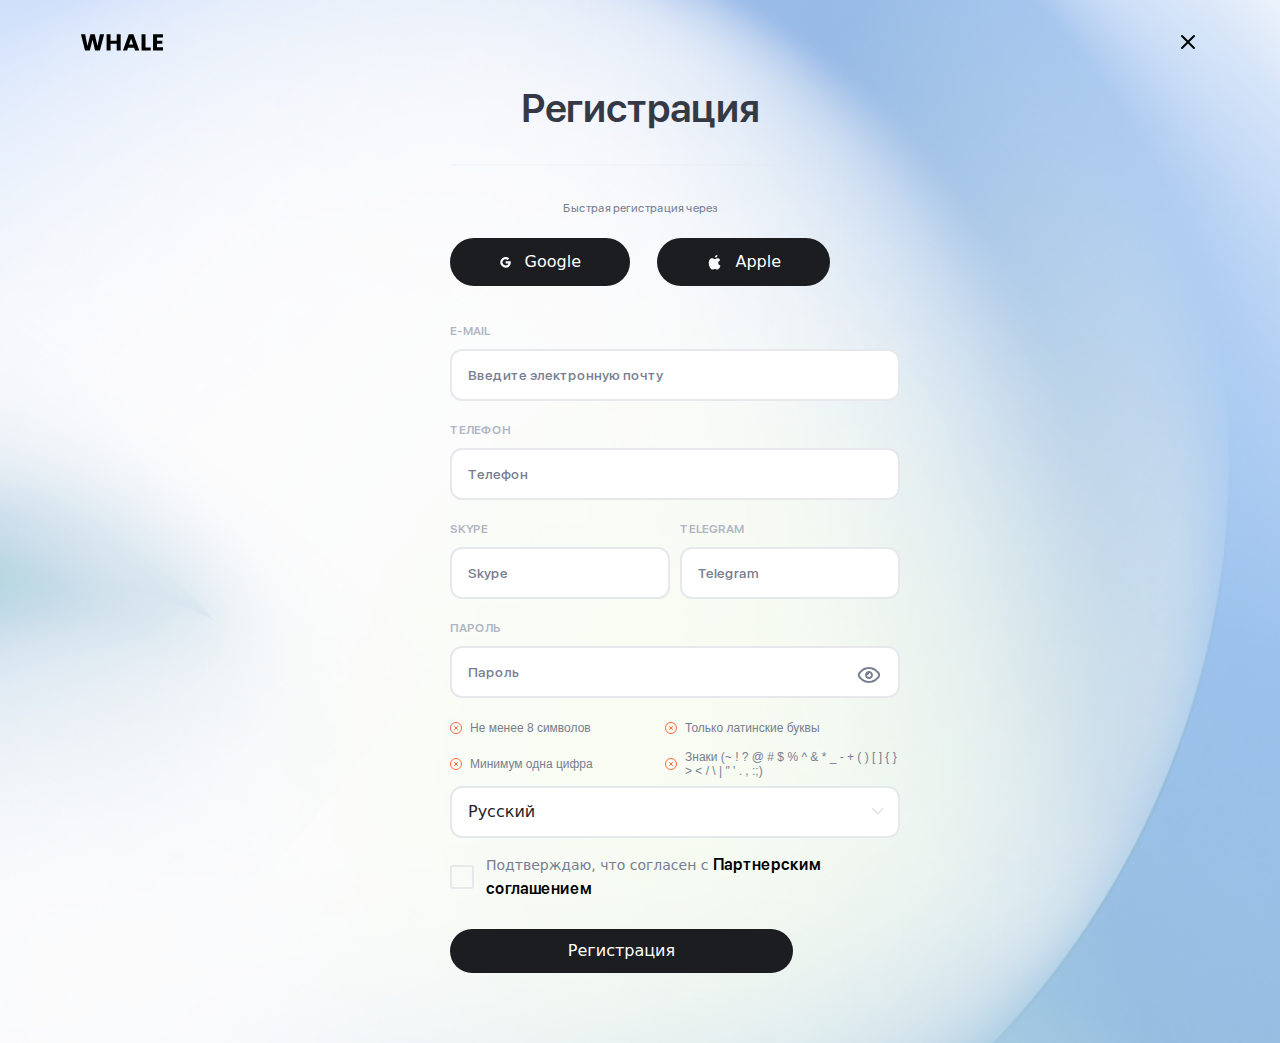
<file: signup.html>
<!doctype html>
<html lang="ru">
<head>
  <meta charset="UTF-8">
  <meta name="viewport"
        content="width=device-width, user-scalable=no, initial-scale=1.0, maximum-scale=1.0, minimum-scale=1.0">
  <meta http-equiv="X-UA-Compatible" content="ie=edge">
  <title data-i18n-key="signUp">Регистрация</title>
<script defer src="js/app.js"></script><link href="css/app.css" rel="stylesheet"></head>
<body class="signup__body"><svg aria-hidden="true" width="0" height="0" style="position:absolute"><symbol fill="none" viewBox="0 0 24 25" id="Faq-arrow-closed" xmlns="http://www.w3.org/2000/svg"><path fill-rule="evenodd" clip-rule="evenodd" d="M16.207 10.293a1 1 0 00-1.414 0L12 13.086l-2.793-2.793a1 1 0 10-1.414 1.414l3.5 3.5a1 1 0 001.414 0l3.5-3.5a1 1 0 000-1.414z" fill="#777E91"/></symbol><symbol fill="none" viewBox="0 0 24 25" id="Faq-arrow-open" xmlns="http://www.w3.org/2000/svg"><path fill-rule="evenodd" clip-rule="evenodd" d="M7.793 14.707a1 1 0 001.414 0L12 11.914l2.793 2.793a1 1 0 001.414-1.414l-3.5-3.5a1 1 0 00-1.414 0l-3.5 3.5a1 1 0 000 1.414z" fill="#777E91"/></symbol><symbol fill="none" viewBox="0 0 1219 1025" id="advantages-bg" xmlns="http://www.w3.org/2000/svg"><path d="M510.556 722.416C359.175 659.367 282.741 497.075 339.85 359.957a247.688 247.688 0 0121.534-40.624c-26.594 126.201 48.843 262.11 184.376 318.558 135.533 56.449 285.084 14.245 355.995-93.498a247.706 247.706 0 01-13.67 43.9c-57.108 137.118-226.148 197.172-377.529 134.123z" fill="url(#acpaint0_linear_3_10)"/><g filter="url(#acfilter0_f_3_10)"><path d="M514.468 713.024C363.087 649.975 282.741 497.075 339.85 359.957a247.688 247.688 0 0121.534-40.624c-26.594 126.201 44.932 271.502 180.465 327.95 135.532 56.448 288.995 4.853 359.906-102.89a247.706 247.706 0 01-13.67 43.9c-57.108 137.118-222.236 187.78-373.617 124.731z" fill="url(#acpaint1_linear_3_10)"/></g><g filter="url(#acfilter1_f_3_10)"><path d="M516.424 708.329C365.043 645.28 281.957 485.728 339.066 348.61a247.688 247.688 0 0121.534-40.624c-26.594 126.201 43.76 287.545 179.293 343.993 135.533 56.448 295.498-12.414 366.408-120.157a247.702 247.702 0 01-13.669 43.9C835.524 712.84 667.805 771.378 516.424 708.329z" fill="url(#acpaint2_linear_3_10)"/></g><g filter="url(#acfilter2_f_3_10)"><path d="M516.424 708.329C365.043 645.28 281.957 485.728 339.066 348.61a247.688 247.688 0 0121.534-40.624c-26.594 126.201 43.76 287.545 179.293 343.993 135.533 56.448 295.498-12.414 366.408-120.157a247.702 247.702 0 01-13.669 43.9C835.524 712.84 667.805 771.378 516.424 708.329z" fill="url(#acpaint3_linear_3_10)"/></g><g filter="url(#acfilter3_f_3_10)"><path d="M516.424 708.329C365.043 645.28 281.957 485.728 339.066 348.61a247.688 247.688 0 0121.534-40.624c-26.594 126.201 43.76 287.545 179.293 343.993 135.533 56.448 295.498-12.414 366.408-120.157a247.702 247.702 0 01-13.669 43.9C835.524 712.84 667.805 771.378 516.424 708.329z" fill="url(#acpaint4_linear_3_10)"/></g><g filter="url(#acfilter4_f_3_10)"><path d="M517.495 678.468c-151.381-63.049-235.538-192.74-178.429-329.858a247.688 247.688 0 0121.534-40.624c-26.594 126.201 33.576 301.212 172.937 359.254 174.613 72.725 301.854-27.675 372.764-135.418a247.702 247.702 0 01-13.669 43.9C835.524 712.84 668.876 741.517 517.495 678.468z" fill="url(#acpaint5_linear_3_10)"/></g><g filter="url(#acfilter5_f_3_10)"><path d="M517.495 678.468c-151.381-63.049-263.93-184.935-206.821-322.052 5.989-14.381 59.332-48.026 67.635-60.685-26.594 126.201 15.867 313.467 155.228 371.509 174.613 72.725 292.455-47.776 363.366-155.519-13.677-5.696 32.018 40.543 26.029 54.924-57.109 137.117-254.056 174.872-405.437 111.823z" fill="url(#acpaint6_linear_3_10)"/></g><g filter="url(#acfilter6_f_3_10)"><path d="M517.495 678.468c-151.381-63.049-263.93-184.935-206.821-322.052 5.989-14.381 59.332-48.026 67.635-60.685-26.594 126.201 15.867 313.467 155.228 371.509 174.613 72.725 292.455-47.776 363.366-155.519-13.677-5.696 32.018 40.543 26.029 54.924-57.109 137.117-254.056 174.872-405.437 111.823z" fill="url(#acpaint7_linear_3_10)"/></g><g filter="url(#acfilter7_f_3_10)"><path d="M517.495 678.468c-151.381-63.049-263.93-184.935-206.821-322.052 5.989-14.381 59.332-48.026 67.635-60.685-26.594 126.201 15.867 313.467 155.228 371.509 174.613 72.725 292.455-47.776 363.366-155.519-13.677-5.696 32.018 40.543 26.029 54.924-57.109 137.117-254.056 174.872-405.437 111.823z" fill="url(#acpaint8_linear_3_10)"/></g><g filter="url(#acfilter8_f_3_10)"><mask id="aca" style="mask-type:alpha" maskUnits="userSpaceOnUse" x="263" y="373" width="290" height="361"><path opacity=".8" d="M376.849 373.992l-112.902 86.391L323.2 618.098l228.905 115.717-23.204-123.455 1.451-32.705-122.593-188.037-30.91-15.626z" fill="url(#acpaint9_linear_3_10)"/></mask><g opacity=".8" mask="url(#aca)"><path opacity=".8" d="M563.78 713.268c-30.851-2.58-9.331 18.761-39.942 3.287-14.106-7.131-98.993-104.951-111.052-114.013-45.986-48.868-62.934-110.653-44.159-163.442 3.791-10.73 9.117-20.559 15.282-30.129-31.279 48.445 9.392 118.228 55.61 160.581 65.375 59.988 162.824 87.626 248.819 46.246-34.623 53.345-152.868 66.641-133.398 69.522l8.84 27.948z" fill="#7FC0C7"/><g opacity=".8" filter="url(#acfilter9_f_3_10)"><path opacity=".8" d="M569.438 699.999c-30.851-2.58-9.332 18.762-39.942 3.287-14.106-7.131-98.994-104.951-111.052-114.012-45.987-48.868-62.934-110.654-44.159-163.443 3.79-10.729 9.117-20.558 15.282-30.129-31.279 48.446 12.036 145.159 58.253 187.513 65.376 59.987 142.849 106.39 228.844 65.01-34.623 53.345-135.536 20.945-116.066 23.827l8.84 27.947z" fill="#7FC0C7"/></g><g opacity=".8" filter="url(#acfilter10_f_3_10)"><path opacity=".8" d="M569.438 699.999c-30.851-2.58-9.332 18.762-39.942 3.287-14.106-7.131-98.994-104.951-111.052-114.012-45.987-48.868-62.934-110.654-44.159-163.443 3.79-10.729 9.117-20.558 15.282-30.129-31.279 48.446 12.036 145.159 58.253 187.513 65.376 59.987 142.849 106.39 228.844 65.01-34.623 53.345-135.536 20.945-116.066 23.827l8.84 27.947z" fill="#7FC0C7"/></g><g opacity=".8" filter="url(#acfilter11_f_3_10)"><path opacity=".8" d="M569.438 699.999c-30.851-2.58-9.332 18.762-39.942 3.287-14.106-7.131-98.994-104.951-111.052-114.012-45.987-48.868-62.934-110.654-44.159-163.443 3.79-10.729 9.117-20.558 15.282-30.129-31.279 48.446 12.036 145.159 58.253 187.513 65.376 59.987 142.849 106.39 228.844 65.01-34.623 53.345-135.536 20.945-116.066 23.827l8.84 27.947z" fill="#7FC0C7"/></g><g opacity=".8" filter="url(#acfilter12_f_3_10)"><path opacity=".8" d="M569.438 699.999c-30.851-2.58-9.332 18.762-39.942 3.287-14.106-7.131-98.994-104.951-111.052-114.012-45.987-48.868-62.934-110.654-44.159-163.443 3.79-10.729 9.117-20.558 15.282-30.129-31.279 48.446-2.154 144.187 44.064 186.54 65.375 59.988 157.038 107.363 243.033 65.983-34.623 53.345-135.536 20.945-116.066 23.827l8.84 27.947z" fill="#7FC0C7"/></g><g opacity=".8" filter="url(#acfilter13_f_3_10)"><path opacity=".8" d="M569.438 699.999c-30.851-2.58-9.331 18.762-39.942 3.287-14.106-7.131-98.993-104.951-111.052-114.012-45.986-48.868-62.934-110.654-44.159-163.443 3.791-10.729 8.075-24.905 14.24-34.475-31.278 48.445-3.865 146.717 42.353 189.07 65.375 59.987 159.792 109.179 245.787 67.799-34.624 53.345-135.537 20.945-116.067 23.827l8.84 27.947z" fill="#7FC0C7"/></g><g opacity=".8" filter="url(#acfilter14_f_3_10)"><path opacity=".8" d="M563.78 713.268c-30.851-2.58-9.331 18.761-39.942 3.287-14.106-7.131-93.601-107.318-105.659-116.38-45.987-48.868-68.327-108.286-49.552-161.075 3.791-10.73 9.117-20.559 15.282-30.129-31.279 48.445 7.683 121.609 53.901 163.962 65.375 59.987 153.596 105.881 239.59 64.501-34.623 53.345-141.93 45.005-122.46 47.886l8.84 27.948z" fill="#7FC0C7"/></g><g opacity=".8" filter="url(#acfilter15_f_3_10)"><path opacity=".8" d="M564.007 706.592c-30.851-2.58-9.331 18.762-39.942 3.287-14.106-7.131-93.601-107.318-105.659-116.38-45.987-48.868-68.327-108.286-49.552-161.075 3.791-10.729 9.117-20.559 15.282-30.129-31.279 48.445 5.291 126.342 51.508 168.695 65.375 59.987 153.596 105.881 239.591 64.501-34.623 53.345-139.538 40.272-120.068 43.154l8.84 27.947z" fill="#7FC0C7"/></g><g opacity=".8" filter="url(#acfilter16_f_3_10)"><path opacity=".8" d="M567.729 703.38c-30.851-2.58-9.331 18.761-39.942 3.287-14.106-7.131-93.601-107.319-105.659-116.38-45.987-48.868-68.327-108.286-49.552-161.075 3.791-10.73 9.117-20.559 15.282-30.129-31.279 48.445-.027 138.934 46.191 181.287 65.375 59.988 153.596 105.881 239.591 64.501-34.623 53.345-134.221 27.68-114.751 30.561l8.84 27.948z" fill="#7FC0C7"/></g><g opacity=".8" filter="url(#acfilter17_f_3_10)"><path opacity=".8" d="M567.729 703.38c-30.851-2.58-9.331 18.761-39.942 3.287-14.106-7.131-86.085-101.25-98.143-110.312-45.987-48.868-75.502-124.447-56.727-177.236 3.791-10.729 8.776-10.466 14.941-20.036-31.279 48.445-24.557 125.22 21.66 167.573 65.376 59.988 110.481 133.064 196.476 91.684-34.623 53.345-66.575 14.211-47.105 17.092l8.84 27.948z" fill="#7FC0C7"/></g><g opacity=".8" filter="url(#acfilter18_f_3_10)"><path opacity=".8" d="M567.729 703.38c-30.851-2.58-9.331 18.761-39.942 3.287-14.106-7.131-95.104-115.572-107.162-124.633-45.987-48.868-66.483-110.126-47.708-162.915 3.791-10.729 8.776-10.466 14.941-20.036-31.279 48.445-11.855 121.879 34.363 164.232 65.375 59.988 97.778 136.405 183.773 95.025-34.623 53.345-66.575 14.211-47.105 17.092l8.84 27.948z" fill="#7FC0C7"/></g></g></g><defs><filter id="acfilter0_f_3_10" x="306.885" y="304.809" width="609.394" height="449.57" filterUnits="userSpaceOnUse" color-interpolation-filters="sRGB"><feFlood flood-opacity="0" result="BackgroundImageFix"/><feBlend in="SourceGraphic" in2="BackgroundImageFix" result="shape"/><feGaussianBlur stdDeviation="7.262" result="effect1_foregroundBlur_3_10"/></filter><filter id="acfilter1_f_3_10" x="277.385" y="264.413" width="672.49" height="512.816" filterUnits="userSpaceOnUse" color-interpolation-filters="sRGB"><feFlood flood-opacity="0" result="BackgroundImageFix"/><feBlend in="SourceGraphic" in2="BackgroundImageFix" result="shape"/><feGaussianBlur stdDeviation="21.787" result="effect1_foregroundBlur_3_10"/></filter><filter id="acfilter2_f_3_10" x="258.019" y="245.047" width="711.221" height="551.547" filterUnits="userSpaceOnUse" color-interpolation-filters="sRGB"><feFlood flood-opacity="0" result="BackgroundImageFix"/><feBlend in="SourceGraphic" in2="BackgroundImageFix" result="shape"/><feGaussianBlur stdDeviation="31.469" result="effect1_foregroundBlur_3_10"/></filter><filter id="acfilter3_f_3_10" x="258.019" y="245.047" width="711.221" height="551.547" filterUnits="userSpaceOnUse" color-interpolation-filters="sRGB"><feFlood flood-opacity="0" result="BackgroundImageFix"/><feBlend in="SourceGraphic" in2="BackgroundImageFix" result="shape"/><feGaussianBlur stdDeviation="31.469" result="effect1_foregroundBlur_3_10"/></filter><filter id="acfilter4_f_3_10" x="171" y="157.901" width="885.386" height="702.506" filterUnits="userSpaceOnUse" color-interpolation-filters="sRGB"><feFlood flood-opacity="0" result="BackgroundImageFix"/><feBlend in="SourceGraphic" in2="BackgroundImageFix" result="shape"/><feGaussianBlur stdDeviation="75.042" result="effect1_foregroundBlur_3_10"/></filter><filter id="acfilter5_f_3_10" x="203.575" y="203.744" width="811.889" height="596.332" filterUnits="userSpaceOnUse" color-interpolation-filters="sRGB"><feFlood flood-opacity="0" result="BackgroundImageFix"/><feBlend in="SourceGraphic" in2="BackgroundImageFix" result="shape"/><feGaussianBlur stdDeviation="45.994" result="effect1_foregroundBlur_3_10"/></filter><filter id="acfilter6_f_3_10" x="97.064" y="97.232" width="1024.91" height="809.355" filterUnits="userSpaceOnUse" color-interpolation-filters="sRGB"><feFlood flood-opacity="0" result="BackgroundImageFix"/><feBlend in="SourceGraphic" in2="BackgroundImageFix" result="shape"/><feGaussianBlur stdDeviation="99.249" result="effect1_foregroundBlur_3_10"/></filter><filter id="acfilter7_f_3_10" x=".235" y=".403" width="1218.57" height="1003.01" filterUnits="userSpaceOnUse" color-interpolation-filters="sRGB"><feFlood flood-opacity="0" result="BackgroundImageFix"/><feBlend in="SourceGraphic" in2="BackgroundImageFix" result="shape"/><feGaussianBlur stdDeviation="147.664" result="effect1_foregroundBlur_3_10"/></filter><filter id="acfilter8_f_3_10" x="355.152" y="385.408" width="202.901" height="342.773" filterUnits="userSpaceOnUse" color-interpolation-filters="sRGB"><feFlood flood-opacity="0" result="BackgroundImageFix"/><feBlend in="SourceGraphic" in2="BackgroundImageFix" result="shape"/><feGaussianBlur stdDeviation="2.974" result="effect1_foregroundBlur_3_10"/></filter><filter id="acfilter9_f_3_10" x="360.81" y="389.754" width="321.802" height="325.159" filterUnits="userSpaceOnUse" color-interpolation-filters="sRGB"><feFlood flood-opacity="0" result="BackgroundImageFix"/><feBlend in="SourceGraphic" in2="BackgroundImageFix" result="shape"/><feGaussianBlur stdDeviation="2.974" result="effect1_foregroundBlur_3_10"/></filter><filter id="acfilter10_f_3_10" x="303.708" y="332.651" width="436.007" height="439.364" filterUnits="userSpaceOnUse" color-interpolation-filters="sRGB"><feFlood flood-opacity="0" result="BackgroundImageFix"/><feBlend in="SourceGraphic" in2="BackgroundImageFix" result="shape"/><feGaussianBlur stdDeviation="31.525" result="effect1_foregroundBlur_3_10"/></filter><filter id="acfilter11_f_3_10" x="332.259" y="361.203" width="378.905" height="382.261" filterUnits="userSpaceOnUse" color-interpolation-filters="sRGB"><feFlood flood-opacity="0" result="BackgroundImageFix"/><feBlend in="SourceGraphic" in2="BackgroundImageFix" result="shape"/><feGaussianBlur stdDeviation="17.25" result="effect1_foregroundBlur_3_10"/></filter><filter id="acfilter12_f_3_10" x="332.259" y="361.203" width="378.905" height="382.261" filterUnits="userSpaceOnUse" color-interpolation-filters="sRGB"><feFlood flood-opacity="0" result="BackgroundImageFix"/><feBlend in="SourceGraphic" in2="BackgroundImageFix" result="shape"/><feGaussianBlur stdDeviation="17.25" result="effect1_foregroundBlur_3_10"/></filter><filter id="acfilter13_f_3_10" x="332.259" y="356.857" width="378.906" height="386.607" filterUnits="userSpaceOnUse" color-interpolation-filters="sRGB"><feFlood flood-opacity="0" result="BackgroundImageFix"/><feBlend in="SourceGraphic" in2="BackgroundImageFix" result="shape"/><feGaussianBlur stdDeviation="17.25" result="effect1_foregroundBlur_3_10"/></filter><filter id="acfilter14_f_3_10" x="346.507" y="393.506" width="346.358" height="344.192" filterUnits="userSpaceOnUse" color-interpolation-filters="sRGB"><feFlood flood-opacity="0" result="BackgroundImageFix"/><feBlend in="SourceGraphic" in2="BackgroundImageFix" result="shape"/><feGaussianBlur stdDeviation="7.733" result="effect1_foregroundBlur_3_10"/></filter><filter id="acfilter15_f_3_10" x="344.355" y="384.451" width="348.725" height="348.951" filterUnits="userSpaceOnUse" color-interpolation-filters="sRGB"><feFlood flood-opacity="0" result="BackgroundImageFix"/><feBlend in="SourceGraphic" in2="BackgroundImageFix" result="shape"/><feGaussianBlur stdDeviation="8.922" result="effect1_foregroundBlur_3_10"/></filter><filter id="acfilter16_f_3_10" x="356.404" y="389.566" width="326.753" height="332.296" filterUnits="userSpaceOnUse" color-interpolation-filters="sRGB"><feFlood flood-opacity="0" result="BackgroundImageFix"/><feBlend in="SourceGraphic" in2="BackgroundImageFix" result="shape"/><feGaussianBlur stdDeviation="4.759" result="effect1_foregroundBlur_3_10"/></filter><filter id="acfilter17_f_3_10" x="338.631" y="370.532" width="295.914" height="370.364" filterUnits="userSpaceOnUse" color-interpolation-filters="sRGB"><feFlood flood-opacity="0" result="BackgroundImageFix"/><feBlend in="SourceGraphic" in2="BackgroundImageFix" result="shape"/><feGaussianBlur stdDeviation="14.276" result="effect1_foregroundBlur_3_10"/></filter><filter id="acfilter18_f_3_10" x="337.433" y="370.532" width="297.113" height="370.364" filterUnits="userSpaceOnUse" color-interpolation-filters="sRGB"><feFlood flood-opacity="0" result="BackgroundImageFix"/><feBlend in="SourceGraphic" in2="BackgroundImageFix" result="shape"/><feGaussianBlur stdDeviation="14.276" result="effect1_foregroundBlur_3_10"/></filter><linearGradient id="acpaint0_linear_3_10" x1="845.181" y1="691.307" x2="296.945" y2="462.971" gradientUnits="userSpaceOnUse"><stop stop-color="#65A3FF"/><stop offset="1" stop-color="#4D90B5"/></linearGradient><linearGradient id="acpaint1_linear_3_10" x1="847.136" y1="686.611" x2="298.901" y2="458.276" gradientUnits="userSpaceOnUse"><stop stop-color="#65A3FF"/><stop offset="1" stop-color="#4D90B5"/></linearGradient><linearGradient id="acpaint2_linear_3_10" x1="850.094" y1="677.856" x2="297.75" y2="447.809" gradientUnits="userSpaceOnUse"><stop stop-color="#65A3FF"/><stop offset="1" stop-color="#4D90B5"/></linearGradient><linearGradient id="acpaint3_linear_3_10" x1="850.094" y1="677.856" x2="297.75" y2="447.809" gradientUnits="userSpaceOnUse"><stop stop-color="#65A3FF"/><stop offset="1" stop-color="#4D90B5"/></linearGradient><linearGradient id="acpaint4_linear_3_10" x1="850.094" y1="677.856" x2="297.75" y2="447.809" gradientUnits="userSpaceOnUse"><stop stop-color="#65A3FF"/><stop offset="1" stop-color="#4D90B5"/></linearGradient><linearGradient id="acpaint5_linear_3_10" x1="855.473" y1="664.943" x2="303.128" y2="434.895" gradientUnits="userSpaceOnUse"><stop stop-color="#65A3FF"/><stop offset="1" stop-color="#4D90B5"/></linearGradient><linearGradient id="acpaint6_linear_3_10" x1="880.944" y1="667.458" x2="284.576" y2="419.075" gradientUnits="userSpaceOnUse"><stop stop-color="#65A3FF"/><stop offset="1" stop-color="#4D90B5"/></linearGradient><linearGradient id="acpaint7_linear_3_10" x1="880.944" y1="667.458" x2="284.576" y2="419.075" gradientUnits="userSpaceOnUse"><stop stop-color="#65A3FF"/><stop offset="1" stop-color="#4D90B5"/></linearGradient><linearGradient id="acpaint8_linear_3_10" x1="880.944" y1="667.458" x2="284.576" y2="419.075" gradientUnits="userSpaceOnUse"><stop stop-color="#65A3FF"/><stop offset="1" stop-color="#4D90B5"/></linearGradient><linearGradient id="acpaint9_linear_3_10" x1="502.258" y1="632.449" x2="434.311" y2="390.89" gradientUnits="userSpaceOnUse"><stop stop-color="#C4C4C4" stop-opacity="0"/><stop offset=".566" stop-color="#C4C4C4"/><stop offset="1" stop-color="#C4C4C4" stop-opacity="0"/></linearGradient></defs></symbol><symbol fill="none" viewBox="0 0 317 158" id="advantages-design" xmlns="http://www.w3.org/2000/svg"><path d="M6.188 24.848a9.11 9.11 0 01-.98-.476 4.455 4.455 0 01-1.064-.756 3.306 3.306 0 01-.784-1.148 8.645 8.645 0 01-.392-1.596c-.056-.523-.075-1.13-.056-1.82 0-.97.065-1.81.196-2.52.15-.728.373-1.465.672-2.212.037-.056.103-.215.196-.476.112-.28.233-.579.364-.896.15-.317.261-.56.336-.728.15-.317.373-.737.672-1.26.317-.541.653-1.064 1.008-1.568.541-.803.999-1.456 1.372-1.96a12.42 12.42 0 011.064-1.316c.355-.355.737-.7 1.148-1.036.43-.336.961-.719 1.596-1.148.41-.299.933-.485 1.568-.56a3.55 3.55 0 011.904.308c.616.261 1.073.765 1.372 1.512.205.392.299.887.28 1.484a7.254 7.254 0 01-.336 1.876 10.18 10.18 0 01-.784 1.848c-.317.579-.672 1.045-1.064 1.4-.243.224-.57.261-.98.112a2.978 2.978 0 01-.98-.588 6.822 6.822 0 01-.28-.56c0-.056.037-.093.112-.112a5.09 5.09 0 00.448-.672c.187-.317.373-.653.56-1.008a7.32 7.32 0 00.392-.896c.15-.784.252-1.297.308-1.54.056-.261 0-.476-.168-.644-.075-.075-.187-.103-.336-.084-.13.019-.355.112-.672.28-.43.187-.943.57-1.54 1.148a16.132 16.132 0 00-1.736 2.016 51.238 51.238 0 00-1.876 2.632 9.777 9.777 0 00-1.148 2.352c-.037.075-.103.215-.196.42l-.112.308c.019.075-.01.261-.084.56-.075.28-.159.523-.252.728-.205.859-.327 1.69-.364 2.492-.037.784.01 1.475.14 2.072.15.579.364 1.008.644 1.288.243.168.55.224.924.168.373-.056.803-.187 1.288-.392.485-.205 1.008-.43 1.568-.672a9.477 9.477 0 001.232-.616 5.64 5.64 0 00.84-.588c.15-.112.336-.224.56-.336.243-.13.448-.196.616-.196.261-.093.457-.019.588.224.13.243.196.55.196.924 0 .261-.187.579-.56.952-.373.373-.784.69-1.232.952-.15.15-.355.29-.616.42a9.132 9.132 0 01-.756.308 8.56 8.56 0 01-1.456.868 9.123 9.123 0 01-1.764.644c-.579.15-1.11.177-1.596.084zm11.86-2.044c-.243 0-.439-.047-.588-.14-.13-.093-.299-.224-.504-.392a5.317 5.317 0 01-.868-1.204c-.206-.43-.28-.803-.224-1.12.056-.15.074-.29.056-.42v-.224c-.094-.093-.122-.15-.084-.168a.653.653 0 00.112-.168c.112 0 .15-.103.112-.308-.038-.15.018-.467.168-.952.168-.504.392-.98.672-1.428.112-.187.28-.43.504-.728.224-.317.466-.625.728-.924.28-.317.532-.57.756-.756.466-.392.896-.71 1.288-.952.41-.243.821-.41 1.232-.504.41-.093.83-.14 1.26-.14.448 0 .812.15 1.092.448.43.187.728.439.896.756.186.317.308.728.364 1.232.056.56 0 1.25-.168 2.072-.168.803-.626 1.736-1.372 2.8-.467.672-.924 1.195-1.372 1.568-.448.373-.943.719-1.484 1.036-.392.261-.812.42-1.26.476-.448.056-.887.103-1.316.14zm2.856-3.416c.41-.355.7-.747.868-1.176.186-.43.382-.933.588-1.512.074-.112.121-.299.14-.56.037-.261.046-.513.028-.756-.019-.261-.084-.41-.196-.448-.168-.13-.336-.159-.504-.084-.168.056-.383.177-.644.364a10.815 10.815 0 00-1.568 1.624c-.467.597-.794 1.335-.98 2.212-.056.467-.01.821.14 1.064.168.224.43.29.784.196.373-.112.821-.42 1.344-.924zm14.988 2.94c-.41-.037-.756-.121-1.036-.252-.261-.15-.476-.439-.644-.868a3.794 3.794 0 01-.112-.924c.019-.336.047-.653.084-.952.038-.317.056-.588.056-.812v-.224-.308c-.037-.28-.112-.448-.224-.504-.093-.075-.261-.065-.504.028a9.902 9.902 0 00-1.288.756c-.448.299-.924.653-1.428 1.064-.485.392-.99.812-1.512 1.26-.41.448-.718.812-.924 1.092-.186.28-.382.42-.588.42-.15.075-.308.056-.476-.056a7.653 7.653 0 01-.532-.392c-.13-.15-.29-.336-.476-.56a5.35 5.35 0 01-.308-.476c0-.299.019-.57.056-.812.056-.243.13-.495.224-.756.112-.261.243-.56.392-.896.075-.13.14-.261.196-.392.075-.15.159-.308.252-.476.075-.261.178-.56.308-.896.15-.336.29-.653.42-.952.206-.485.364-.905.476-1.26.112-.355.206-.737.28-1.148-.018-.037-.01-.093.028-.168a.25.25 0 01.168-.14h.056c.13-.093.374-.103.728-.028.374.056.654.159.84.308.392.336.579.775.56 1.316-.018.541-.298 1.25-.84 2.128-.13.299-.27.579-.42.84-.13.243-.196.41-.196.504l.224-.168c.15-.112.327-.243.532-.392.206-.168.383-.299.532-.392.094-.093.299-.261.616-.504a29.013 29.013 0 011.932-1.456c.206-.15.467-.299.784-.448.318-.168.514-.252.588-.252.187 0 .41.065.672.196.28.13.532.29.756.476.243.168.383.327.42.476 0 .075-.01.177-.028.308a1.882 1.882 0 00-.028.308c-.018.299-.028.663-.028 1.092.019.41.028.83.028 1.26 0 .41-.037.784-.112 1.12l.028.056a.306.306 0 01.056.112c-.018.019-.028.056-.028.112l.028.056.112.392.196.448c.075.15.159.345.252.588-.018.243-.158.485-.42.728-.242.224-.485.364-.728.42zm6.608-.056c-.187.13-.42.205-.7.224a.965.965 0 01-.7-.308c-.355-.336-.663-.999-.924-1.988-.262-1.008-.392-2.37-.392-4.088.075-.765.112-1.475.112-2.128.018-.653.028-1.017.028-1.092.205-.13.467-.168.784-.112.336.037.607.103.812.196a.782.782 0 01.392.42c.093.187.15.523.168 1.008.037.467.056 1.185.056 2.156a56.883 56.883 0 00-.112 1.792c-.019.448 0 .71.056.784.075.13.112.205.112.224l.42-.42c.15-.205.308-.476.476-.812.187-.336.345-.607.476-.812.205-.261.392-.513.56-.756.186-.243.317-.401.392-.476.075-.15.168-.29.28-.42.112-.13.205-.261.28-.392.205-.355.42-.644.644-.868.224-.243.373-.364.448-.364.075.056.215.047.42-.028.205-.093.345-.14.42-.14.13-.13.308-.13.532 0 .075.056.14.121.196.196a.269.269 0 01.084.196c0 .093-.056.327-.168.7a7.95 7.95 0 01-.364 1.064c-.13.336-.243.532-.336.588l-.084.084-.196.196c-.037.13-.168.373-.392.728a21.24 21.24 0 01-.784 1.176c-.299.43-.607.859-.924 1.288-.318.41-.598.775-.84 1.092a3.823 3.823 0 01-.644.7 3.932 3.932 0 01-.588.392zm8.737 1.232c-1.026 0-1.82-.299-2.38-.896-.541-.597-.812-1.512-.812-2.744 0-.672.122-1.41.364-2.212.262-.803.598-1.587 1.008-2.352a11.01 11.01 0 011.4-1.988c.504-.579 1.008-.98 1.512-1.204.187-.093.383-.159.588-.196.224-.056.439-.084.644-.084.224 0 .467.019.728.056.28.019.542.075.784.168.43.13.803.383 1.12.756.336.373.504.915.504 1.624 0 .187-.018.392-.056.616-.037.205-.102.41-.196.616a5.848 5.848 0 01-1.12 1.764c-.485.56-.998.952-1.54 1.176-.149.075-.298.13-.448.168a2.97 2.97 0 01-.42.028c-.392 0-.746-.056-1.064-.168a3.633 3.633 0 01-.84-.448l-.224-.196-.14.28c-.13.355-.224.653-.28.896-.037.243-.056.42-.056.532 0 .224.01.457.028.7.019.224.075.41.168.56a.826.826 0 00.28.224c.131.056.29.084.476.084h.308c.112-.019.206-.037.28-.056.336-.075.607-.196.812-.364.224-.187.458-.345.7-.476l.112-.056-.028-.084c.318-.168.532-.27.644-.308.112-.056.196-.103.252-.14a.348.348 0 01.252-.112c.262-.037.514.037.756.224.262.168.392.383.392.644 0 .112-.084.29-.252.532a4.03 4.03 0 01-.588.728 3.025 3.025 0 01-.7.532.71.71 0 00-.168.084.71.71 0 00-.168.084h.028c-.168.224-.336.336-.504.336h-.224c-.074.13-.317.27-.728.42-.41.168-.812.252-1.204.252zm1.456-6.748c.168 0 .318-.028.448-.084.15-.056.29-.121.42-.196.448-.317.738-.728.868-1.232.131-.504.084-.887-.14-1.148a.27.27 0 00-.14-.112.345.345 0 00-.196-.056c-.205 0-.438.065-.7.196-.242.13-.485.317-.728.56a4.644 4.644 0 00-.672.868l-.364.588a.214.214 0 01.084-.028.214.214 0 01.084-.028c.168 0 .28.056.336.168.056.112.122.224.196.336.094.112.262.168.504.168zm6.524 5.292c-.075 0-.252-.065-.532-.196-.28-.15-.457-.261-.532-.336a1.077 1.077 0 01-.252-.476c-.037-.187-.056-.541-.056-1.064 0-.597.121-1.27.364-2.016.243-.765.653-1.783 1.232-3.052l1.148-2.324c.093-.13.177-.243.252-.336.075-.112.159-.215.252-.308h.14c.075 0 .13.01.168.028.168.019.43.121.784.308.373.187.597.467.672.84 0 .243-.037.532-.112.868-.075.317-.299.737-.672 1.26-.15.187-.299.457-.448.812-.13.355-.252.69-.364 1.008-.019.037-.075.13-.168.28-.075.13-.15.27-.224.42-.075.13-.112.215-.112.252l-.112.252 1.204-1.176c.84-.84 1.55-1.437 2.128-1.792.579-.355 1.064-.504 1.456-.448.41.056.737.29.98.7.13.187.224.392.28.616.056.205.093.448.112.728.019.28.01.635-.028 1.064v1.596c.355-.093.625-.168.812-.224.187-.075.373-.14.56-.196l.448-.112c.168-.037.373-.065.616-.084-.019.243-.121.541-.308.896s-.42.71-.7 1.064c-.261.355-.55.653-.868.896-.299.243-.579.364-.84.364-.243 0-.523-.075-.84-.224-.317-.168-.588-.485-.812-.952-.075-.243-.15-.523-.224-.84a4.393 4.393 0 01-.112-1.008v-1.232a.582.582 0 00-.028-.224c0-.056-.01-.084-.028-.084-.075 0-.317.196-.728.588-.392.392-.793.803-1.204 1.232-.859.896-1.577 1.559-2.156 1.988-.56.43-.943.644-1.148.644zm12.264.028c-.075 0-.234-.056-.477-.168l-.364-.168a.66.66 0 00-.084-.28.922.922 0 01-.055-.28 1.397 1.397 0 01-.392-.364.551.551 0 01-.084-.56c.111-.205.26-.513.447-.924.206-.43.42-.905.645-1.428.242-.541.466-1.064.671-1.568.206-.504.383-.933.532-1.288a8.71 8.71 0 00.253-.672c0-.075.009-.205.028-.392.037-.187.158-.345.364-.476.242-.168.494-.177.755-.028.262.15.486.41.672.784.187.355.28.775.28 1.26 0 .13-.093.467-.28 1.008a30.48 30.48 0 01-.755 1.876 32.761 32.761 0 01-1.008 2.212c-.28.541-.495.924-.645 1.148-.13.205-.298.308-.503.308zm3.808-10.724c-.225 0-.495-.103-.813-.308a3.575 3.575 0 01-.811-.784c-.243-.317-.365-.653-.365-1.008 0-.093.085-.261.252-.504.168-.261.327-.513.476-.756.168-.243.252-.383.252-.42.15 0 .327.028.532.084.206.056.374.121.505.196.205.467.476.868.812 1.204.335.317.503.681.503 1.092 0 .41-.102.719-.308.924-.205.187-.55.28-1.035.28zm6.224 11.088a4.376 4.376 0 01-1.792.56 4.136 4.136 0 01-1.736-.252 3.177 3.177 0 01-1.316-.98c-.187-.243-.364-.625-.532-1.148-.168-.541-.196-1.27-.084-2.184a8.83 8.83 0 01.784-2.604 9.765 9.765 0 011.568-2.324c.616-.672 1.288-1.13 2.016-1.372.26-.093.522-.159.784-.196.28-.056.644-.065 1.092-.028.429.056.812.168 1.148.336.336.15.578.317.728.504.298.299.494.588.588.868.093.28.13.55.112.812-.094.597-.364 1.241-.812 1.932-.43.69-1.036 1.204-1.82 1.54-.318.13-.691.215-1.12.252-.43.037-1.018-.019-1.764-.168-.448-.093-.747-.047-.896.14-.131.187-.187.55-.168 1.092.037.336.112.635.224.896.13.243.364.41.7.504.429.075.737.084.924.028.186-.075.42-.177.7-.308.149-.093.289-.196.42-.308.149-.112.289-.224.42-.336.149-.112.27-.196.364-.252a.66.66 0 01.28-.14c.093-.019.186-.028.28-.028.205.019.4.13.588.336.186.205.308.401.364.588 0 .15-.094.364-.28.644a5.887 5.887 0 01-.756.84c-.3.28-.635.532-1.008.756zm-.364-6.244c.13-.056.317-.187.56-.392.26-.205.494-.42.7-.644.205-.243.308-.43.308-.56 0-.205-.14-.383-.42-.532-.262-.15-.607-.177-1.036-.084-.15.037-.327.14-.532.308-.206.168-.411.364-.616.588-.206.205-.383.41-.532.616-.15.187-.252.336-.308.448.074.093.224.168.448.224.224.056.466.084.728.084.28 0 .513-.019.7-.056zm13.915 6.132c-.41-.037-.756-.121-1.036-.252-.261-.15-.476-.439-.644-.868a3.794 3.794 0 01-.112-.924c.019-.336.047-.653.084-.952.038-.317.056-.588.056-.812v-.224-.308c-.037-.28-.112-.448-.224-.504-.093-.075-.261-.065-.504.028a9.902 9.902 0 00-1.288.756c-.448.299-.924.653-1.428 1.064-.485.392-.99.812-1.512 1.26-.41.448-.719.812-.924 1.092-.186.28-.382.42-.588.42-.15.075-.308.056-.476-.056a7.653 7.653 0 01-.532-.392c-.13-.15-.29-.336-.476-.56a5.35 5.35 0 01-.308-.476c0-.299.019-.57.056-.812.056-.243.13-.495.224-.756.112-.261.243-.56.392-.896.075-.13.14-.261.196-.392.075-.15.159-.308.252-.476.075-.261.177-.56.308-.896.15-.336.29-.653.42-.952.206-.485.364-.905.476-1.26.112-.355.206-.737.28-1.148-.019-.037-.01-.093.028-.168a.25.25 0 01.168-.14h.056c.13-.093.374-.103.728-.028.373.056.653.159.84.308.392.336.579.775.56 1.316-.018.541-.298 1.25-.84 2.128-.13.299-.27.579-.42.84-.13.243-.196.41-.196.504l.224-.168c.15-.112.327-.243.532-.392.205-.168.383-.299.532-.392.093-.093.299-.261.616-.504a29.013 29.013 0 011.932-1.456c.206-.15.467-.299.784-.448.318-.168.514-.252.588-.252.187 0 .41.065.672.196.28.13.532.29.756.476.243.168.383.327.42.476 0 .075-.01.177-.028.308a1.882 1.882 0 00-.028.308c-.019.299-.028.663-.028 1.092.019.41.028.83.028 1.26 0 .41-.037.784-.112 1.12l.028.056a.306.306 0 01.056.112c-.019.019-.028.056-.028.112l.028.056.112.392c.056.13.121.28.196.448.075.15.159.345.252.588-.019.243-.159.485-.42.728-.243.224-.485.364-.728.42zm6.888.84a2.56 2.56 0 01-.784-.392 10.944 10.944 0 01-.812-.644 3.49 3.49 0 01-.476-.812 3.19 3.19 0 01-.168-.896V19.08c0-.224.037-.541.112-.952.093-.41.186-.84.28-1.288.112-.448.214-.84.308-1.176.093-.355.149-.588.168-.7.056-.243-.038-.383-.28-.42a3.806 3.806 0 00-.812-.028c-.28 0-.467-.028-.56-.084-.075-.019-.112-.112-.112-.28v-.28c0-.075-.038-.121-.112-.14a.493.493 0 01-.196-.196c-.038-.075.01-.215.14-.42s.298-.327.504-.364c.168-.037.42-.065.756-.084a6.401 6.401 0 001.008-.196c.354-.112.625-.28.812-.504.168-.41.354-.85.56-1.316.205-.485.401-.905.588-1.26.186-.373.317-.607.392-.7.317-.168.644-.233.98-.196.336.019.597.177.784.476.093.13.168.224.224.28.074.056.102.14.084.252 0 .112-.075.317-.224.616-.131.28-.355.719-.672 1.316l-.252.504-.112.196c.074.019.186.028.336.028.149 0 .336-.01.56-.028.205-.037.429-.065.672-.084a1.86 1.86 0 01.644 0c.429 0 .746.121.952.364.205.243.317.55.336.924.037.205-.038.383-.224.532-.187.15-.532.224-1.036.224-.168 0-.411.01-.728.028l-.98.056a9.143 9.143 0 00-.868.084c-.224.019-.336.047-.336.084-.056.037-.15.187-.28.448-.112.243-.234.541-.364.896-.112.355-.215.69-.308 1.008-.131.635-.224 1.25-.28 1.848a8.948 8.948 0 00-.028 1.568c.056.43.168.737.336.924.168.168.42.168.756 0 .354-.187.681-.401.98-.644.336-.28.625-.364.868-.252.242.093.392.299.448.616.074.299-.01.625-.252.98a2.762 2.762 0 01-.952.896c-.411.243-.831.41-1.26.504-.43.112-.803.121-1.12.028zM42.396 57.524h-.337c-.13.019-.242-.056-.335-.224a4.207 4.207 0 01-.336-.56c-.15-.261-.178-.635-.084-1.12.093-.317.167-.635.224-.952.056-.299.084-.523.084-.672 0-.075.018-.224.055-.448.056-.205.084-.355.084-.448.094-.15.169-.355.224-.616a3.38 3.38 0 00.084-.7c0-.224.113-.43.337-.616 0-.15.027-.336.084-.56.074-.224.112-.373.112-.448.056-.261.177-.719.364-1.372.205-.672.447-1.428.727-2.268.3-.84.589-1.661.868-2.464.28-.803.532-1.484.756-2.044.224-.523.411-1.008.56-1.456.15-.448.225-.765.225-.952 0-.075.018-.13.056-.168.037-.056.12-.159.252-.308.186-.187.429-.252.727-.196.318.037.58.13.784.28.15.243.252.467.308.672.075.187.075.485 0 .896 0 .28-.065.541-.196.784-.13.224-.252.41-.364.56-.093.13-.12.187-.084.168.822-.504 1.56-.775 2.212-.812.672-.056 1.233.056 1.68.336.467.261.822.625 1.065 1.092.242.467.364.97.364 1.512 0 .224-.075.523-.224.896-.15.373-.318.728-.505 1.064-.186.317-.336.532-.448.644-.074 0-.149.065-.224.196-.074.112-.149.243-.223.392-.15.187-.402.401-.756.644a6.21 6.21 0 01-1.036.56c-.355.13-.607.168-.756.112l-.084.056c-.038.037-.056.103-.056.196 0 .037-.131.112-.393.224a6.67 6.67 0 01-.924.308c-.354.093-.68.14-.98.14-.392 0-.672-.075-.84-.224a1.634 1.634 0 00-.14.168.452.452 0 00-.056.196c0 .112-.046.29-.14.532a2.914 2.914 0 01-.28.644c-.112.205-.214.308-.308.308l-.056.084c-.037.056-.018.13.056.224l-.028.308c0 .224-.046.41-.14.56 0 .15-.027.373-.083.672-.056.299-.122.523-.197.672 0 .224-.037.439-.111.644-.056.224-.122.336-.197.336-.074.019-.12.13-.14.336a6.601 6.601 0 00-.028.476 1.948 1.948 0 01-.447 1.204c-.28.355-.532.532-.757.532zm3.584-9.8c.149 0 .42-.065.812-.196.392-.13.802-.29 1.231-.476.43-.205.766-.41 1.008-.616.486-.43.86-.85 1.12-1.26.28-.41.262-.868-.056-1.372-.149-.261-.392-.364-.727-.308-.318.037-.672.187-1.065.448a8.967 8.967 0 00-1.203.98c-.224.243-.43.523-.617.84a8.727 8.727 0 00-.475.924c-.113.299-.178.55-.197.756-.018.187.038.28.169.28zm13.494 2.716a4.376 4.376 0 01-1.792.56 4.136 4.136 0 01-1.736-.252 3.177 3.177 0 01-1.316-.98c-.187-.243-.364-.625-.533-1.148-.168-.541-.196-1.27-.084-2.184a8.832 8.832 0 01.785-2.604 9.768 9.768 0 011.567-2.324c.616-.672 1.288-1.13 2.017-1.372.26-.093.522-.159.784-.196.28-.056.644-.065 1.092-.028.429.056.811.168 1.148.336.336.15.578.317.727.504.3.299.495.588.588.868.094.28.131.55.113.812-.094.597-.365 1.241-.813 1.932-.429.69-1.035 1.204-1.82 1.54-.317.13-.69.215-1.12.252-.429.037-1.017-.019-1.764-.168-.447-.093-.746-.047-.895.14-.131.187-.187.55-.168 1.092.037.336.111.635.224.896.13.243.364.41.7.504.429.075.737.084.924.028.186-.075.42-.177.7-.308.149-.093.289-.196.42-.308.149-.112.289-.224.42-.336.149-.112.27-.196.363-.252a.66.66 0 01.28-.14c.094-.019.187-.028.28-.028.206.019.402.13.589.336.186.205.307.401.363.588 0 .15-.093.364-.28.644a5.875 5.875 0 01-.756.84c-.298.28-.634.532-1.008.756zm-.364-6.244c.13-.056.317-.187.56-.392.26-.205.494-.42.7-.644.205-.243.308-.43.308-.56 0-.205-.14-.383-.42-.532-.262-.15-.607-.177-1.037-.084-.149.037-.326.14-.531.308-.206.168-.411.364-.616.588-.206.205-.383.41-.532.616-.15.187-.253.336-.309.448.075.093.225.168.449.224.224.056.466.084.727.084.28 0 .514-.019.7-.056zm6.551 6.216c-.056.019-.177.01-.364-.028a7.565 7.565 0 01-.532-.14c-.168-.056-.27-.103-.308-.14a3.185 3.185 0 01-.308-.392c-.13-.205-.205-.476-.224-.812 0-.336.159-.737.476-1.204.093-.187.205-.467.336-.84.13-.373.261-.765.392-1.176.15-.43.28-.812.392-1.148.13-.336.224-.57.28-.7.037-.317.019-.541-.056-.672-.056-.15-.215-.233-.476-.252a.56.56 0 01-.448-.196c-.093-.13-.14-.364-.14-.7.037-.261.103-.485.196-.672.112-.205.261-.373.448-.504.187-.093.42-.159.7-.196a4.55 4.55 0 01.868-.028c.28.019.476.084.588.196.13.075.233.243.308.504.093.243.168.495.224.756.056.261.093.457.112.588a4.76 4.76 0 00.616-.616c.243-.28.485-.541.728-.784.299-.205.653-.41 1.064-.616.41-.224.71-.336.896-.336.205 0 .457.103.756.308.299.187.485.355.56.504.187.317.317.653.392 1.008.093.336.037.635-.168.896a3.753 3.753 0 01-.784.728c-.336.224-.756.29-1.26.196-.112-.037-.233-.177-.364-.42-.112-.243-.177-.42-.196-.532 0-.056-.084 0-.252.168l-.56.56c-.205.224-.401.43-.588.616-.317.392-.653.924-1.008 1.596a196.99 196.99 0 00-1.26 2.436c-.224.467-.41.915-.56 1.344-.15.41-.308.644-.476.7zm10.622.784c-.99 0-1.717-.317-2.184-.952a2.22 2.22 0 01-.196-.896c.019-.317.093-.541.224-.672.13-.15.29-.121.476.084.243.15.588.224 1.036.224h.588c.187-.019.401-.037.644-.056.43-.037.7-.168.812-.392.13-.224.103-.41-.084-.56h.028a7.551 7.551 0 01-1.484-.56 5.64 5.64 0 01-1.232-.812c-.336-.317-.532-.616-.588-.896-.15-.616-.112-1.25.112-1.904.224-.653.55-1.223.98-1.708.168-.112.401-.27.7-.476.299-.224.513-.345.644-.364v.028a4.311 4.311 0 011.204-.896c.448-.243.97-.467 1.568-.672l.448-.056a3.64 3.64 0 01.588-.056c-.019 0 .028.019.14.056.112.037.205.065.28.084a.746.746 0 00.336.084c.261.037.513.177.756.42.261.224.467.495.616.812.168.299.233.579.196.84-.056.43-.215.859-.476 1.288-.261.41-.541.644-.84.7.037-.019 0-.056-.112-.112a4.603 4.603 0 01-.308-.168l-.112.056-.028-.084a.45.45 0 00-.056-.196c-.075-.13-.13-.27-.168-.42a2.276 2.276 0 010-.504c.037-.205.047-.327.028-.364-.019-.037-.13-.065-.336-.084-.243-.056-.55-.028-.924.084a2.816 2.816 0 00-1.036.504c-.373.243-.653.439-.84.588-.168.15-.299.299-.392.448-.093.13-.196.327-.308.588a7.57 7.57 0 00-.196.364.54.54 0 00-.084.28c0 .187.159.383.476.588.317.187.793.41 1.428.672.504.205.83.485.98.84.168.355.317.69.448 1.008.037.075.075.215.112.42.056.187.065.299.028.336.037.037.056.075.056.112v-.028c.15.28.121.579-.084.896-.187.299-.485.579-.896.84-.41.243-.877.42-1.4.532h.028a12.839 12.839 0 01-1.596.112zm9.677-.42c-.392.075-.69.056-.896-.056a5.986 5.986 0 01-.588-.476 2.836 2.836 0 01-.812-.616c-.243-.28-.43-.57-.56-.868-.13-.299-.187-.532-.168-.7a9.88 9.88 0 01.448-2.128c.261-.765.588-1.512.98-2.24.41-.728.868-1.372 1.372-1.932.523-.579 1.083-.999 1.68-1.26.373-.15.775-.205 1.204-.168.43.037.719.215.868.532.28.541.215.887-.196 1.036-.056 0-.121.028-.196.084-.075.037-.112.093-.112.168.075.037.28.047.616.028a9.442 9.442 0 001.008-.168c.355-.093.588-.187.7-.28a.645.645 0 01.252-.084c.056 0 .196.019.42.056.317.093.476.205.476.336 0 .075.028.196.084.364.056.15.121.224.196.224.13.019.159.15.084.392-.056.243-.27.495-.644.756a9.657 9.657 0 00-.672.448c-.075.056-.084.187-.028.392.15.355.14.784-.028 1.288s-.448 1.027-.84 1.568a9.77 9.77 0 01-1.4 1.54c-.523.467-1.073.868-1.652 1.204-.56.317-1.092.504-1.596.56zm.084-2.352c.075 0 .205-.037.392-.112l.448-.224c.075-.075.168-.159.28-.252.13-.112.233-.177.308-.196.075 0 .121-.028.14-.084a2.29 2.29 0 01.196-.42c.112-.224.336-.55.672-.98.373-.41.616-.737.728-.98.112-.261.121-.541.028-.84-.019-.075-.075-.121-.168-.14a1.34 1.34 0 01-.308-.14c-.187 0-.317.047-.392.14-.056.075-.187.028-.392-.14l-.448-.56-.476.476c-.299.299-.57.672-.812 1.12a7.716 7.716 0 00-.532 1.372 7.6 7.6 0 00-.252 1.232c-.019.28.028.467.14.56.112.093.261.15.448.168zm17.005 1.904c-.411-.037-.756-.121-1.036-.252-.262-.15-.476-.439-.644-.868a3.78 3.78 0 01-.112-.924c.018-.336.046-.653.084-.952.037-.317.056-.588.056-.812v-.224-.308c-.038-.28-.112-.448-.224-.504-.094-.075-.262-.065-.504.028a9.912 9.912 0 00-1.288.756c-.448.299-.924.653-1.428 1.064-.486.392-.99.812-1.513 1.26-.41.448-.718.812-.924 1.092-.186.28-.382.42-.588.42-.149.075-.307.056-.475-.056a7.677 7.677 0 01-.532-.392c-.131-.15-.29-.336-.477-.56a5.375 5.375 0 01-.308-.476c0-.299.02-.57.056-.812a6.8 6.8 0 01.225-.756c.111-.261.242-.56.391-.896.075-.13.14-.261.196-.392.075-.15.16-.308.252-.476.075-.261.178-.56.308-.896.15-.336.29-.653.42-.952.206-.485.365-.905.477-1.26.112-.355.205-.737.28-1.148-.02-.037-.01-.093.028-.168a.25.25 0 01.167-.14h.057c.13-.093.373-.103.728-.028.373.056.653.159.84.308.391.336.578.775.56 1.316-.02.541-.3 1.25-.84 2.128-.131.299-.271.579-.42.84-.131.243-.197.41-.197.504l.224-.168c.15-.112.327-.243.532-.392.206-.168.383-.299.532-.392.094-.093.3-.261.617-.504a29.194 29.194 0 011.932-1.456c.205-.15.466-.299.784-.448.317-.168.513-.252.588-.252.186 0 .41.065.672.196.28.13.532.29.756.476.242.168.382.327.42.476 0 .075-.01.177-.028.308a1.85 1.85 0 00-.028.308c-.019.299-.028.663-.028 1.092.018.41.028.83.028 1.26 0 .41-.038.784-.112 1.12l.028.056a.32.32 0 01.056.112c-.019.019-.028.056-.028.112l.028.056.112.392c.056.13.121.28.196.448.074.15.158.345.252.588-.019.243-.159.485-.42.728-.243.224-.486.364-.728.42zm4.899.168c-.224.056-.476-.01-.756-.196a3.341 3.341 0 01-.756-.7c-.224-.28-.364-.532-.42-.756-.075-.392-.056-.868.056-1.428a8.904 8.904 0 01.644-1.82c.299-.653.672-1.288 1.12-1.904.448-.635.952-1.204 1.512-1.708a6.603 6.603 0 011.82-1.176c.28-.15.476-.243.588-.28a.357.357 0 01.336 0c.112.037.308.13.588.28.261.075.523.168.784.28.28.093.523.28.728.56.149.28.261.56.336.84.075.28.14.597.196.952.149.467.205.775.168.924a.69.69 0 01-.168.308c-.149.187-.187.28-.112.28l-.028.112c0 .056-.037.15-.112.28-.131.41-.233.803-.308 1.176a2.29 2.29 0 00.028.952c.149.41.345.653.588.728.261.075.597-.093 1.008-.504.205-.15.439-.243.7-.28.261-.056.392-.01.392.14l.084.084a.345.345 0 00.196.056c.093 0 .131.093.112.28a4.594 4.594 0 01-.112.588c-.056.224-.131.41-.224.56-.28.28-.42.467-.42.56l-.112.112c-.056.056-.159.15-.308.28-.336.205-.765.308-1.288.308-.504 0-.896-.103-1.176-.308a6.135 6.135 0 01-.84-.756c-.261-.299-.429-.579-.504-.84l-.14-.28-.812.532a7.867 7.867 0 00-.448.476l-.252.252a.966.966 0 01-.196.196.268.268 0 01-.196.084h-.28c0 .075-.131.177-.392.308a7.774 7.774 0 01-.868.308c-.317.093-.569.14-.756.14zm.588-2.352c.112 0 .28-.065.504-.196.243-.15.504-.327.784-.532.28-.205.532-.41.756-.616.243-.205.42-.373.532-.504.075-.075.159-.196.252-.364.112-.168.233-.317.364-.448.429-.485.7-.868.812-1.148.112-.299.065-.616-.14-.952-.075-.205-.168-.317-.28-.336-.112-.019-.345.047-.7.196-.224.13-.467.345-.728.644-.261.299-.532.635-.812 1.008-.261.373-.504.756-.728 1.148-.224.392-.411.747-.56 1.064-.131.317-.196.57-.196.756 0 .075.019.14.056.196l.084.084zm10.219 2.184a3.928 3.928 0 01-.616-.476c-.224-.224-.336-.439-.336-.644 0-.28.037-.625.112-1.036.074-.43.149-.793.224-1.092.037-.336.084-.672.14-1.008.074-.355.205-.681.392-.98.205-.71.42-1.41.644-2.1.224-.71.42-1.437.588-2.184.242-.69.457-1.297.644-1.82.205-.541.457-1.223.756-2.044.168-.467.308-.961.42-1.484.13-.541.326-1.027.588-1.456a4.11 4.11 0 00.252-.42c.074-.13.149-.252.224-.364.018-.075.112-.14.28-.196.186-.056.373-.084.56-.084.205-.019.345.019.42.112.056-.019.149.056.28.224.13.15.252.327.364.532.13.187.186.336.168.448 0 .075-.019.177-.056.308a.884.884 0 01-.14.364c-.075.075-.15.187-.224.336-.056.13-.15.317-.28.56a8.82 8.82 0 00-.196.756 3.57 3.57 0 01-.224.672 3.98 3.98 0 01-.28.644 3.683 3.683 0 00-.196.504c-.131.43-.29.85-.476 1.26-.168.41-.318.85-.448 1.316-.131.448-.262.915-.392 1.4a6.07 6.07 0 01-.56 1.344 2.142 2.142 0 00-.28.784l-.168.952a50.55 50.55 0 00-.308.952c-.075.28-.112.457-.112.532-.112.41-.196.821-.252 1.232a2.939 2.939 0 01-.28 1.036 1.806 1.806 0 01-.196.616 1.191 1.191 0 01-.448.504c-.168.112-.364.112-.588 0zm11.701.084c-.074-.15-.242-.299-.504-.448-.242-.15-.364-.261-.364-.336 0-.075-.046-.187-.14-.336a1.21 1.21 0 00-.224-.364c-.093-.112-.065-.383.084-.812.15-.448.374-.99.672-1.624.299-.635.626-1.279.98-1.932.15-.15.299-.345.448-.588.15-.243.262-.401.336-.476 0-.075.028-.14.084-.196.056-.075.122-.112.196-.112l.224-.448c.038-.075.15-.224.336-.448.206-.224.448-.467.728-.728.28-.28.56-.541.84-.784.299-.243.542-.42.728-.532.392-.261.794-.383 1.204-.364.43.019.794.15 1.092.392.056.056.178.168.364.336.206.168.43.355.672.56.262.205.486.392.672.56l1.036.924-.476 1.4c-.242.747-.308 1.4-.196 1.96.112.56.29 1.045.532 1.456.094.205.215.364.364.476.168.112.383.187.644.224.15.019.29.075.42.168.131.093.196.243.196.448 0 .448-.084.775-.252.98-.149.187-.317.299-.504.336a3.744 3.744 0 01-1.764-.196c-.56-.205-1.064-.737-1.512-1.596a4.656 4.656 0 01-.308-.616 6.203 6.203 0 01-.196-.616c-.074.093-.177.215-.308.364-.112.13-.224.252-.336.364-1.325 1.344-2.464 2.221-3.416 2.632-.933.392-1.717.383-2.352-.028zm1.54-2.324c.131.019.336-.047.616-.196.28-.168.654-.439 1.12-.812.635-.541 1.158-.99 1.568-1.344.411-.355.812-.812 1.204-1.372l.616-1.008c-.186-.43-.354-.71-.504-.84-.149-.13-.298-.196-.448-.196-.242 0-.532.159-.868.476-.336.299-.718.747-1.148 1.344-.41.579-.877 1.307-1.4 2.184-.242.41-.429.812-.56 1.204l-.196.56zm14.428 2.66a1.732 1.732 0 01-.84.14c-.317-.019-.746-.121-1.288-.308-.037 0-.168-.084-.392-.252a6.308 6.308 0 01-.672-.588c-.224-.224-.373-.41-.448-.56-.298-.43-.392-1.064-.28-1.904.131-.84.43-1.848.896-3.024.131-.28.327-.635.588-1.064.28-.43.551-.821.812-1.176.28-.373.476-.588.588-.644l.308-.112c.206-.075.467-.196.784-.364.094-.037.252-.084.476-.14.243-.056.486-.103.728-.14.262-.056.439-.075.532-.056.374.019.756.159 1.148.42.411.243.747.532 1.008.868.262.317.346.597.252.84 0 .037-.056.159-.168.364-.093.187-.196.383-.308.588a3.958 3.958 0 01-.28.42c-.093.112-.261.159-.504.14a1.237 1.237 0 01-.616-.224.694.694 0 01-.308-.532c-.037-.15-.177-.29-.42-.42l-.336-.196c-.149 0-.345.15-.588.448-.242.299-.494.635-.756 1.008-.336.336-.578.7-.728 1.092-.13.373-.224.728-.28 1.064-.037.317-.084.56-.14.728-.074.187-.074.42 0 .7.075.28.168.439.28.476.168.019.392.01.672-.028.299-.056.607-.121.924-.196l1.008-.28c.336-.112.635-.224.896-.336.355-.224.663-.308.924-.252.262.037.458.075.588.112.206.075.308.233.308.476 0 .243-.084.504-.252.784a1.89 1.89 0 01-.728.644c-.298.15-.569.317-.812.504-.224.168-.336.299-.336.392a.506.506 0 00-.252.084c-.074.037-.14.047-.196.028-.037 0-.186.028-.448.084-.261.056-.532.121-.812.196-.261.075-.438.14-.532.196zm9.936.364a3.227 3.227 0 01-1.624-.14 3.073 3.073 0 01-1.316-.896c-.336-.43-.504-.943-.504-1.54-.056-.56-.009-1.223.14-1.988a14.22 14.22 0 01.728-2.352c.336-.784.719-1.447 1.148-1.988.373-.448.747-.859 1.12-1.232.373-.373.709-.625 1.008-.756a3.9 3.9 0 01.952-.252c.392-.075.663-.112.812-.112.299.075.625.196.98.364.373.168.56.364.56.588l.056.084.084.056c.112 0 .233.14.364.42.149.261.261.57.336.924.075.336.056.607-.056.812a2.97 2.97 0 01-.448 1.036c-.205.336-.383.504-.532.504a.919.919 0 00-.224.028c-.056 0-.084.047-.084.14 0 .093-.103.14-.308.14-.187 0-.383-.037-.588-.112-.205-.075-.336-.187-.392-.336 0-.093.019-.215.056-.364.037-.15.093-.401.168-.756.112-.523.121-.868.028-1.036-.093-.187-.327-.205-.7-.056-.467.261-.849.57-1.148.924-.299.336-.569.812-.812 1.428-.224.616-.476 1.475-.756 2.576-.112.43-.131.765-.056 1.008.093.243.168.373.224.392.261.075.541.093.84.056a2.58 2.58 0 00.784-.252c.299-.15.56-.308.784-.476.243-.187.504-.383.784-.588.093-.056.177-.159.252-.308a.717.717 0 01.336-.364c.149-.224.336-.336.56-.336.243-.019.476-.028.7-.028.149.037.308.13.476.28.168.15.289.299.364.448.093.13.084.224-.028.28-.075 0-.121.028-.14.084v.056c.037.075-.047.243-.252.504a6.827 6.827 0 01-.728.84c-.299.299-.588.56-.868.784-.261.205-.448.308-.56.308-.187 0-.28.056-.28.168 0 .037-.14.13-.42.28-.261.15-.569.299-.924.448-.336.15-.635.252-.896.308zm9.471-.336c-.392.075-.691.056-.896-.056a5.917 5.917 0 01-.588-.476 2.836 2.836 0 01-.812-.616 3.428 3.428 0 01-.56-.868c-.131-.299-.187-.532-.168-.7a9.862 9.862 0 01.448-2.128c.261-.765.588-1.512.98-2.24.411-.728.868-1.372 1.372-1.932.523-.579 1.083-.999 1.68-1.26.373-.15.775-.205 1.204-.168.429.037.719.215.868.532.28.541.215.887-.196 1.036-.056 0-.121.028-.196.084-.075.037-.112.093-.112.168.075.037.28.047.616.028a9.442 9.442 0 001.008-.168c.355-.093.588-.187.7-.28a.645.645 0 01.252-.084c.056 0 .196.019.42.056.317.093.476.205.476.336 0 .075.028.196.084.364.056.15.121.224.196.224.131.019.159.15.084.392-.056.243-.271.495-.644.756a9.502 9.502 0 00-.672.448c-.075.056-.084.187-.028.392.149.355.14.784-.028 1.288s-.448 1.027-.84 1.568a9.784 9.784 0 01-1.4 1.54c-.523.467-1.073.868-1.652 1.204-.56.317-1.092.504-1.596.56zm.084-2.352c.075 0 .205-.037.392-.112l.448-.224c.075-.075.168-.159.28-.252.131-.112.233-.177.308-.196.075 0 .121-.028.14-.084a2.31 2.31 0 01.196-.42c.112-.224.336-.55.672-.98.373-.41.616-.737.728-.98a1.18 1.18 0 00.028-.84c-.019-.075-.075-.121-.168-.14a1.34 1.34 0 01-.308-.14c-.187 0-.317.047-.392.14-.056.075-.187.028-.392-.14l-.448-.56-.476.476a4.811 4.811 0 00-.812 1.12 7.74 7.74 0 00-.532 1.372 7.537 7.537 0 00-.252 1.232c-.019.28.028.467.14.56.112.093.261.15.448.168zm9.361 1.596a7.455 7.455 0 01-.924-.98c-.262-.355-.439-.896-.532-1.624-.038-.336 0-.803.112-1.4.112-.597.28-1.223.504-1.876.224-.672.466-1.288.728-1.848.261-.56.522-.97.784-1.232a2.48 2.48 0 01.84-.672 1.246 1.246 0 011.092 0c.205.243.308.579.308 1.008.018.41-.084.793-.308 1.148-.374.504-.7 1.139-.98 1.904a11.537 11.537 0 00-.532 2.016c-.131.43-.187.765-.168 1.008.018.224.149.364.392.42.354.093.718-.01 1.092-.308.392-.299.765-.737 1.12-1.316a10.4 10.4 0 00.98-1.988c.112-.261.196-.57.252-.924.074-.355.149-.616.224-.784.093-.373.252-.663.476-.868.242-.224.494-.364.756-.42.261-.056.457-.028.588.084.168.075.345.196.532.364.186.168.261.467.224.896 0 .69-.15 1.279-.448 1.764a9.016 9.016 0 00-.756 1.54c-.168.392-.439.85-.812 1.372a11.39 11.39 0 01-1.204 1.428c-.411.43-.794.719-1.148.868-.523.336-1.055.541-1.596.616a3.588 3.588 0 01-1.596-.196zm17.335.868a1.48 1.48 0 01-.812-.252 2.142 2.142 0 01-.644-.756c-.168-.336-.252-.728-.252-1.176 0-.28.047-.672.14-1.176.112-.523.271-1.176.476-1.96a6.23 6.23 0 01.084-.504.501.501 0 00.056-.224c0-.037-.009-.065-.028-.084 0-.037-.019-.056-.056-.056-.149 0-.355.103-.616.308-.243.187-.523.41-.84.672a4.604 4.604 0 00-.196.14 1.796 1.796 0 01-.196.168 1.796 1.796 0 01-.196.168c-.187.112-.476.327-.868.644-.373.317-.765.653-1.176 1.008-.392.355-.737.653-1.036.896-.149.112-.28.205-.392.28-.093.075-.159.112-.196.112-.037 0-.187-.047-.448-.14a3.836 3.836 0 01-.728-.448c-.224-.205-.336-.439-.336-.7 0-.168.065-.504.196-1.008.149-.504.355-1.101.616-1.792.261-.69.56-1.39.896-2.1.075-.168.131-.392.168-.672.037-.28.075-.55.112-.812.056-.28.149-.485.28-.616a.49.49 0 01.196-.196.54.54 0 01.28-.084c.187 0 .364.047.532.14.168.075.327.205.476.392.28.299.429.653.448 1.064.037.392.009.775-.084 1.148a5.298 5.298 0 01-.308.924c-.112.224-.168.317-.168.28.075-.037.177-.13.308-.28.149-.15.401-.327.756-.532.485-.373.859-.635 1.12-.784.261-.168.457-.29.588-.364.149-.075.28-.159.392-.252a1.4 1.4 0 01.196-.14l.084-.028c.056 0 .149-.037.28-.112a.942.942 0 01.42-.112c.187 0 .383.047.588.14.205.075.383.187.532.336.149.13.224.27.224.42 0 .056.019.103.056.14a.916.916 0 01.112.14c.093.112.196.27.308.476.131.187.196.495.196.924 0 .299-.065.737-.196 1.316a46.994 46.994 0 01-.42 1.708c-.149.579-.224 1.045-.224 1.4.019.336.056.597.112.784.056.168.084.308.084.42 0 .15-.075.327-.224.532-.149.187-.373.28-.672.28zm6.523 1.792c-.914-.019-1.502-.28-1.764-.784-.242-.485-.308-1.101-.196-1.848.112-.355.178-.672.196-.952.038-.299.122-.485.252-.56l.028-.084c.038-.056.028-.112-.028-.168 0-.243.084-.579.252-1.008.038-.112.084-.243.14-.392l.112-.252c-.093-.15-.093-.27 0-.364.094-.093.187-.177.28-.252.112-.093.122-.196.028-.308-.037-.075.01-.243.14-.504.131-.28.28-.57.448-.868.168-.299.28-.532.336-.7 0-.037.047-.168.14-.392a47.276 47.276 0 01.7-1.596c.131-.243.215-.401.252-.476.187-.093.112-.159-.224-.196a6.634 6.634 0 00-1.064-.028 20.258 20.258 0 01-1.4-.084 2.12 2.12 0 01-.84-.252c-.224-.261-.252-.57-.084-.924.168-.373.439-.57.812-.588.243-.019.43-.028.56-.028.15 0 .336-.01.56-.028a29.81 29.81 0 011.12-.14l1.428-.112.084-.476a8.12 8.12 0 01.308-.476.62.62 0 00.112-.224c.019-.093.047-.252.084-.476l.252-.448c.168-.317.271-.644.308-.98.224-.373.42-.71.588-1.008.168-.317.271-.513.308-.588.318-.467.626-.719.924-.756.318-.037.616.037.896.224.168.093.327.215.476.364.15.13.243.308.28.532.038.205-.046.476-.252.812a4.902 4.902 0 00-.168.42 5.5 5.5 0 00-.168.476c-.112.13-.252.345-.42.644-.149.28-.252.57-.308.868a31.35 31.35 0 01-.28.588c-.037.075-.093.112-.168.112.038.187.15.28.336.28.187-.019.495-.037.924-.056.355-.037.598-.075.728-.112.15-.056.318-.037.504.056.094.13.14.327.14.588.019.243-.009.485-.084.728-.074.224-.177.364-.308.42-.093 0-.289.056-.588.168-.28.093-.634.15-1.064.168l-1.484.14-.476.952c-.13.243-.242.467-.336.672-.093.187-.158.299-.196.336 0 .112-.065.28-.196.504l-.364.728a5.249 5.249 0 01-.392.868l-.196.392c-.074 0-.112.056-.112.168.094.224.066.392-.084.504a.816.816 0 00-.252.252l-.084.14c.075.075.084.168.028.28a2.006 2.006 0 01-.168.364c0 .15-.046.364-.14.644-.074.28-.158.541-.252.784.019.336.038.55.056.644.019.093.066.13.14.112.094.019.224.019.392 0s.29-.028.364-.028c.28-.13.15.523-.392 1.96-.298.467-.597.85-.896 1.148-.298.317-.494.476-.588.476z" fill="#23262F"/><path d="M236.394 39.215c48.442 26.916 49.597 70.992 34.428 106.861M263.793 141.685l2.728 11.569 13.148-5.689" stroke="#000" stroke-width="2.741" stroke-miterlimit="10" stroke-linecap="round" stroke-linejoin="round"/></symbol><symbol fill="none" viewBox="0 0 138 116" id="advantages-design-mobile" xmlns="http://www.w3.org/2000/svg"><path d="M22.536 89.056a5.206 5.206 0 01-.56-.272 2.547 2.547 0 01-.608-.432 1.89 1.89 0 01-.448-.656 4.94 4.94 0 01-.224-.912c-.032-.299-.043-.645-.032-1.04 0-.555.037-1.035.112-1.44.085-.416.213-.837.384-1.264.021-.032.059-.123.112-.272l.208-.512c.085-.181.15-.32.192-.416.085-.181.213-.421.384-.72.181-.31.373-.608.576-.896.31-.459.57-.832.784-1.12.213-.299.416-.55.608-.752.203-.203.421-.4.656-.592.245-.192.55-.41.912-.656.235-.17.533-.277.896-.32.373-.043.736.016 1.088.176.352.15.613.437.784.864.117.224.17.507.16.848-.01.33-.075.688-.192 1.072a5.819 5.819 0 01-.448 1.056c-.181.33-.384.597-.608.8-.139.128-.325.15-.56.064a1.7 1.7 0 01-.56-.336 3.901 3.901 0 01-.16-.32c0-.032.021-.053.064-.064.064-.075.15-.203.256-.384.107-.181.213-.373.32-.576.107-.213.181-.384.224-.512.085-.448.144-.741.176-.88.032-.15 0-.272-.096-.368-.043-.043-.107-.059-.192-.048-.075.01-.203.064-.384.16-.245.107-.539.325-.88.656-.33.32-.661.704-.992 1.152a29.26 29.26 0 00-1.072 1.504 5.585 5.585 0 00-.656 1.344 8.688 8.688 0 00-.112.24l-.064.176c.01.043-.005.15-.048.32-.043.16-.09.299-.144.416-.117.49-.187.965-.208 1.424a4.56 4.56 0 00.08 1.184c.085.33.208.576.368.736.139.096.315.128.528.096.213-.032.459-.107.736-.224.277-.117.576-.245.896-.384.256-.107.49-.224.704-.352.213-.128.373-.24.48-.336.085-.064.192-.128.32-.192a.78.78 0 01.352-.112c.15-.053.261-.01.336.128.075.139.112.315.112.528 0 .15-.107.33-.32.544a3.452 3.452 0 01-.704.544 1.35 1.35 0 01-.352.24 5.217 5.217 0 01-.432.176 4.89 4.89 0 01-.832.496c-.33.16-.667.283-1.008.368a2.07 2.07 0 01-.912.048zm6.777-1.168a.627.627 0 01-.336-.08 5.789 5.789 0 01-.288-.224 3.038 3.038 0 01-.496-.688c-.117-.245-.16-.459-.128-.64a.484.484 0 00.032-.24v-.128c-.053-.053-.07-.085-.048-.096a.371.371 0 00.064-.096c.064 0 .085-.059.064-.176-.021-.085.01-.267.096-.544.096-.288.224-.56.384-.816.064-.107.16-.245.288-.416a6.47 6.47 0 01.416-.528 4.1 4.1 0 01.432-.432c.267-.224.512-.405.736-.544.235-.139.47-.235.704-.288a3.24 3.24 0 01.72-.08c.256 0 .464.085.624.256.245.107.416.25.512.432.107.181.176.416.208.704.032.32 0 .715-.096 1.184-.096.459-.357.992-.784 1.6-.267.384-.528.683-.784.896-.256.213-.539.41-.848.592-.224.15-.464.24-.72.272-.256.032-.507.059-.752.08zm1.632-1.952c.235-.203.4-.427.496-.672.107-.245.219-.533.336-.864.043-.064.07-.17.08-.32.021-.15.027-.293.016-.432-.01-.15-.048-.235-.112-.256-.096-.075-.192-.09-.288-.048a1.51 1.51 0 00-.368.208 6.18 6.18 0 00-.896.928c-.267.341-.453.763-.56 1.264-.032.267-.005.47.08.608.096.128.245.165.448.112.213-.064.47-.24.768-.528zm8.565 1.68a1.783 1.783 0 01-.592-.144c-.15-.085-.272-.25-.368-.496a2.168 2.168 0 01-.064-.528c.01-.192.027-.373.048-.544.021-.181.032-.336.032-.464v-.128-.176c-.022-.16-.064-.256-.128-.288-.053-.043-.15-.037-.288.016a5.66 5.66 0 00-.736.432c-.256.17-.528.373-.816.608a38.27 38.27 0 00-.864.72 7.92 7.92 0 00-.528.624c-.107.16-.219.24-.336.24-.085.043-.176.032-.272-.032a4.371 4.371 0 01-.304-.224 17.4 17.4 0 01-.272-.32 3.054 3.054 0 01-.176-.272c0-.17.01-.325.032-.464.032-.139.075-.283.128-.432.064-.15.139-.32.224-.512.043-.075.08-.15.112-.224.043-.085.09-.176.144-.272.043-.15.101-.32.176-.512l.24-.544c.117-.277.208-.517.272-.72.064-.203.117-.421.16-.656-.01-.021-.006-.053.016-.096a.143.143 0 01.096-.08h.032c.075-.053.213-.059.416-.016.213.032.373.09.48.176a.9.9 0 01.32.752c-.01.31-.17.715-.48 1.216a5.04 5.04 0 01-.24.48c-.075.139-.112.235-.112.288l.128-.096c.085-.064.186-.139.304-.224.117-.096.219-.17.304-.224a4.3 4.3 0 01.352-.288 16.557 16.557 0 011.104-.832c.117-.085.267-.17.448-.256.181-.096.293-.144.336-.144.106 0 .234.037.384.112.16.075.304.165.432.272.138.096.218.187.24.272 0 .043-.005.101-.016.176-.01.064-.016.123-.016.176-.01.17-.016.379-.016.624.01.235.016.475.016.72 0 .235-.022.448-.064.64l.016.032c.01.01.021.032.032.064-.01.01-.016.032-.016.064l.016.032.064.224.112.256c.043.085.09.197.144.336-.01.139-.09.277-.24.416a.936.936 0 01-.416.24zm3.776-.032a.773.773 0 01-.4.128.552.552 0 01-.4-.176c-.203-.192-.379-.57-.528-1.136-.15-.576-.224-1.355-.224-2.336.042-.437.064-.843.064-1.216.01-.373.016-.581.016-.624.117-.075.266-.096.448-.064.192.021.346.059.464.112a.447.447 0 01.224.24c.053.107.085.299.096.576.021.267.032.677.032 1.232-.032.427-.054.768-.064 1.024-.011.256 0 .405.032.448a.602.602 0 01.064.128l.24-.24c.085-.117.176-.272.272-.464.106-.192.197-.347.272-.464.117-.15.224-.293.32-.432.106-.139.181-.23.224-.272a1.18 1.18 0 01.16-.24c.064-.075.117-.15.16-.224.117-.203.24-.368.368-.496.128-.139.213-.208.256-.208.042.032.122.027.24-.016a.745.745 0 01.24-.08c.074-.075.176-.075.304 0 .042.032.08.07.112.112.032.032.048.07.048.112 0 .053-.032.187-.096.4a4.537 4.537 0 01-.208.608c-.075.192-.139.304-.192.336l-.048.048-.112.112c-.022.075-.096.213-.224.416-.118.192-.267.416-.448.672-.171.245-.347.49-.528.736l-.48.624c-.107.15-.23.283-.368.4-.139.107-.251.181-.336.224zm4.992.704c-.586 0-1.04-.17-1.36-.512-.309-.341-.463-.864-.463-1.568 0-.384.069-.805.208-1.264.149-.459.34-.907.576-1.344.245-.437.512-.816.8-1.136.288-.33.575-.56.864-.688.106-.053.218-.09.336-.112.128-.032.25-.048.367-.048.128 0 .267.01.416.032.16.01.31.043.449.096.245.075.458.219.64.432.192.213.288.523.288.928 0 .107-.011.224-.032.352a1.497 1.497 0 01-.112.352 3.342 3.342 0 01-.64 1.008c-.278.32-.571.544-.88.672-.086.043-.171.075-.257.096-.074.01-.154.016-.24.016-.224 0-.426-.032-.608-.096-.17-.064-.33-.15-.48-.256l-.127-.112-.08.16a4.384 4.384 0 00-.16.512c-.022.139-.032.24-.032.304 0 .128.005.261.016.4.01.128.042.235.095.32a.473.473 0 00.16.128.69.69 0 00.273.048h.175c.065-.01.118-.021.16-.032.192-.043.347-.112.464-.208.128-.107.262-.197.4-.272l.065-.032-.017-.048c.182-.096.304-.155.368-.176a1.43 1.43 0 00.145-.08.199.199 0 01.144-.064.56.56 0 01.431.128c.15.096.224.219.224.368 0 .064-.047.165-.143.304a2.297 2.297 0 01-.337.416c-.128.128-.26.23-.4.304a.406.406 0 00-.095.048.406.406 0 00-.096.048h.015c-.096.128-.192.192-.288.192h-.127c-.043.075-.182.155-.416.24a1.81 1.81 0 01-.688.144zm.833-3.856a.645.645 0 00.256-.048c.085-.032.165-.07.24-.112.255-.181.42-.416.495-.704.075-.288.049-.507-.08-.656a.154.154 0 00-.08-.064.197.197 0 00-.111-.032.913.913 0 00-.4.112 1.814 1.814 0 00-.416.32 2.653 2.653 0 00-.385.496l-.208.336a.122.122 0 01.049-.016.122.122 0 01.048-.016c.096 0 .16.032.192.096s.069.128.111.192c.054.064.15.096.288.096zm3.727 3.024c-.042 0-.144-.037-.304-.112a1.517 1.517 0 01-.304-.192.614.614 0 01-.144-.272 3.717 3.717 0 01-.032-.608c0-.341.07-.725.208-1.152.139-.437.374-1.019.704-1.744l.656-1.328a4.38 4.38 0 01.144-.192c.043-.064.09-.123.144-.176h.08c.043 0 .075.005.096.016.096.01.246.07.448.176a.667.667 0 01.384.48c0 .139-.021.304-.064.496-.042.181-.17.421-.384.72-.085.107-.17.261-.256.464-.074.203-.144.395-.208.576-.01.021-.042.075-.096.16a4.856 4.856 0 00-.128.24.434.434 0 00-.064.144l-.064.144.688-.672c.48-.48.886-.821 1.216-1.024.33-.203.608-.288.832-.256.235.032.422.165.56.4.075.107.128.224.16.352.032.117.054.256.064.416.01.16.006.363-.016.608v.912c.203-.053.358-.096.464-.128.107-.043.214-.08.32-.112l.256-.064a2.57 2.57 0 01.352-.048c-.01.139-.07.31-.176.512a3.97 3.97 0 01-.4.608c-.15.203-.314.373-.496.512-.17.139-.33.208-.48.208-.138 0-.298-.043-.48-.128-.181-.096-.336-.277-.464-.544a7.402 7.402 0 01-.128-.48 2.506 2.506 0 01-.064-.576v-.704a.334.334 0 00-.016-.128c0-.032-.005-.048-.016-.048-.042 0-.181.112-.416.336-.224.224-.453.459-.688.704-.49.512-.901.89-1.232 1.136-.32.245-.538.368-.656.368zm7.008.016c-.043 0-.133-.032-.272-.096l-.208-.096a.377.377 0 00-.048-.16.527.527 0 01-.032-.16.799.799 0 01-.224-.208.315.315 0 01-.048-.32c.064-.117.15-.293.256-.528.117-.245.24-.517.368-.816.139-.31.267-.608.384-.896.117-.288.219-.533.304-.736.085-.213.133-.341.144-.384 0-.043.005-.117.016-.224.021-.107.09-.197.208-.272a.377.377 0 01.432-.016c.15.085.277.235.384.448.107.203.16.443.16.72 0 .075-.053.267-.16.576-.107.299-.25.656-.432 1.072-.17.416-.363.837-.576 1.264a7.71 7.71 0 01-.368.656c-.075.117-.17.176-.288.176zm2.176-6.128c-.128 0-.283-.059-.464-.176a2.043 2.043 0 01-.464-.448.933.933 0 01-.208-.576c0-.053.048-.15.144-.288.096-.15.187-.293.272-.432.096-.139.144-.219.144-.24.085 0 .187.016.304.048.117.032.213.07.288.112.117.267.272.496.464.688.192.181.288.39.288.624 0 .235-.059.41-.176.528-.117.107-.315.16-.592.16zm3.557 6.336a2.5 2.5 0 01-1.024.32 2.364 2.364 0 01-.992-.144 1.815 1.815 0 01-.752-.56c-.107-.139-.208-.357-.304-.656-.096-.31-.112-.725-.048-1.248.064-.49.213-.987.448-1.488.245-.501.544-.944.896-1.328.352-.384.736-.645 1.152-.784.149-.053.298-.09.448-.112a2.31 2.31 0 01.624-.016c.245.032.464.096.656.192.192.085.33.181.416.288.17.17.282.336.336.496.053.16.074.315.064.464-.054.341-.208.71-.464 1.104a2.219 2.219 0 01-1.04.88 2.173 2.173 0 01-.64.144c-.246.021-.582-.01-1.008-.096-.256-.053-.427-.027-.512.08-.075.107-.107.315-.096.624.021.192.064.363.128.512.074.139.208.235.4.288.245.043.421.048.528.016.106-.043.24-.101.4-.176a1.97 1.97 0 00.24-.176c.085-.064.165-.128.24-.192.085-.064.154-.112.208-.144a.377.377 0 01.16-.08.812.812 0 01.16-.016c.117.01.229.075.336.192.106.117.176.23.208.336 0 .085-.054.208-.16.368-.107.15-.251.31-.432.48-.171.16-.363.304-.576.432zm-.208-3.568a1.48 1.48 0 00.32-.224c.149-.117.282-.24.4-.368.117-.139.176-.245.176-.32 0-.117-.08-.219-.24-.304-.15-.085-.347-.101-.592-.048a.84.84 0 00-.304.176 3.42 3.42 0 00-.352.336 2.988 2.988 0 00-.304.352 1.594 1.594 0 00-.176.256c.042.053.128.096.256.128s.266.048.416.048c.16 0 .293-.01.4-.032zm7.951 3.504a1.783 1.783 0 01-.592-.144c-.149-.085-.272-.25-.368-.496a2.168 2.168 0 01-.064-.528c.011-.192.027-.373.048-.544.022-.181.032-.336.032-.464v-.128-.176c-.021-.16-.064-.256-.128-.288-.053-.043-.149-.037-.288.016a5.66 5.66 0 00-.736.432c-.256.17-.528.373-.816.608a38.27 38.27 0 00-.864.72 7.92 7.92 0 00-.528.624c-.106.16-.218.24-.336.24-.085.043-.176.032-.272-.032a4.371 4.371 0 01-.304-.224 17.4 17.4 0 01-.272-.32 3.054 3.054 0 01-.176-.272c0-.17.011-.325.032-.464.032-.139.075-.283.128-.432.064-.15.139-.32.224-.512.043-.075.08-.15.112-.224.043-.085.091-.176.144-.272.043-.15.102-.32.176-.512.086-.192.166-.373.24-.544.118-.277.208-.517.272-.72.064-.203.118-.421.16-.656-.01-.021-.005-.053.016-.096a.143.143 0 01.096-.08h.032c.075-.053.214-.059.416-.016.214.032.374.09.48.176a.9.9 0 01.32.752c-.01.31-.17.715-.48 1.216a5.04 5.04 0 01-.24.48c-.074.139-.112.235-.112.288l.128-.096.304-.224c.118-.096.219-.17.304-.224a4.3 4.3 0 01.352-.288 16.557 16.557 0 011.104-.832c.118-.085.267-.17.448-.256.182-.096.294-.144.336-.144.107 0 .235.037.384.112.16.075.304.165.432.272.139.096.219.187.24.272 0 .043-.005.101-.016.176-.01.064-.016.123-.016.176-.01.17-.016.379-.016.624.011.235.016.475.016.72 0 .235-.021.448-.064.64l.016.032c.011.01.022.032.032.064-.01.01-.016.032-.016.064l.016.032.064.224.112.256c.043.085.091.197.144.336-.01.139-.09.277-.24.416a.936.936 0 01-.416.24zm3.936.48a1.47 1.47 0 01-.448-.224 6.341 6.341 0 01-.464-.368 1.994 1.994 0 01-.272-.464 1.824 1.824 0 01-.096-.512v-.768c0-.128.022-.31.064-.544.053-.235.107-.48.16-.736.064-.256.123-.48.176-.672.053-.203.085-.336.096-.4.032-.139-.021-.219-.16-.24a2.172 2.172 0 00-.464-.016c-.16 0-.266-.016-.32-.048-.043-.01-.064-.064-.064-.16v-.16c0-.043-.021-.07-.064-.08a.282.282 0 01-.112-.112c-.021-.043.005-.123.08-.24a.428.428 0 01.288-.208c.096-.021.24-.037.432-.048a3.66 3.66 0 00.576-.112.962.962 0 00.464-.288c.096-.235.203-.485.32-.752a9.63 9.63 0 01.336-.72c.107-.213.181-.347.224-.4a.95.95 0 01.56-.112.54.54 0 01.448.272c.053.075.096.128.128.16.043.032.059.08.048.144 0 .064-.043.181-.128.352-.075.16-.203.41-.384.752l-.144.288-.064.112c.043.01.107.016.192.016s.192-.005.32-.016c.117-.021.245-.037.384-.048.139-.021.261-.021.368 0 .246 0 .427.07.544.208a.858.858 0 01.192.528c.022.117-.021.219-.128.304-.106.085-.304.128-.592.128-.096 0-.235.005-.416.016l-.56.032c-.192.01-.357.027-.496.048-.128.01-.192.027-.192.048-.032.021-.085.107-.16.256-.064.139-.133.31-.208.512-.064.203-.122.395-.176.576a9.775 9.775 0 00-.16 1.056c-.032.341-.037.64-.016.896.032.245.096.421.192.528.096.096.24.096.432 0 .203-.107.39-.23.56-.368.192-.16.358-.208.496-.144.139.053.224.17.256.352.043.17-.005.357-.144.56-.128.203-.31.373-.544.512a2.42 2.42 0 01-.72.288c-.245.064-.459.07-.64.016zm-34.032 19.632h-.192c-.075.011-.139-.032-.192-.128a2.38 2.38 0 01-.192-.32c-.085-.149-.101-.363-.048-.64.053-.181.096-.363.128-.544a2.3 2.3 0 00.048-.384c0-.043.01-.128.032-.256a1.11 1.11 0 00.048-.256c.053-.085.096-.203.128-.352.032-.149.048-.283.048-.4 0-.128.064-.245.192-.352 0-.085.016-.192.048-.32.043-.128.064-.213.064-.256.032-.149.101-.411.208-.784.117-.384.256-.816.416-1.296.17-.48.336-.949.496-1.408.16-.459.304-.848.432-1.168.128-.299.235-.576.32-.832.085-.256.128-.437.128-.544 0-.043.01-.075.032-.096.021-.032.07-.09.144-.176.107-.107.245-.144.416-.112.181.021.33.075.448.16.085.139.144.267.176.384.043.107.043.277 0 .512a.93.93 0 01-.112.448 3.376 3.376 0 01-.208.32c-.053.075-.07.107-.048.096.47-.288.89-.443 1.264-.464.384-.032.704.032.96.192.267.15.47.357.608.624.139.267.208.555.208.864 0 .128-.043.299-.128.512a5.33 5.33 0 01-.288.608 2.03 2.03 0 01-.256.368c-.043 0-.085.037-.128.112a2.125 2.125 0 00-.128.224 2.04 2.04 0 01-.432.368c-.192.128-.39.235-.592.32-.203.075-.347.096-.432.064l-.048.032c-.021.021-.032.059-.032.112 0 .021-.075.064-.224.128-.15.064-.325.123-.528.176-.203.053-.39.08-.56.08-.224 0-.384-.043-.48-.128a.87.87 0 00-.08.096.26.26 0 00-.032.112.979.979 0 01-.08.304 1.666 1.666 0 01-.16.368c-.064.117-.123.176-.176.176l-.032.048c-.021.032-.01.075.032.128l-.016.176a.593.593 0 01-.08.32 2.3 2.3 0 01-.048.384c-.032.171-.07.299-.112.384 0 .128-.021.251-.064.368-.032.128-.07.192-.112.192-.043.011-.07.075-.08.192-.01.128-.016.219-.016.272-.01.267-.096.496-.256.688-.16.203-.304.304-.432.304zm2.048-5.6c.085 0 .24-.037.464-.112.224-.075.459-.165.704-.272.245-.117.437-.235.576-.352.277-.245.49-.485.64-.72.16-.235.15-.496-.032-.784-.085-.15-.224-.208-.416-.176-.181.021-.384.107-.608.256a5.1 5.1 0 00-.688.56 2.817 2.817 0 00-.352.48 4.927 4.927 0 00-.272.528 1.731 1.731 0 00-.112.432c-.01.107.021.16.096.16zm7.71 1.552c-.32.181-.66.288-1.023.32a2.373 2.373 0 01-.992-.144 1.817 1.817 0 01-.752-.56c-.107-.139-.208-.357-.304-.656-.096-.309-.112-.725-.048-1.248a5.04 5.04 0 01.448-1.488 5.58 5.58 0 01.896-1.328c.352-.384.736-.645 1.152-.784.15-.053.299-.09.448-.112a2.31 2.31 0 01.624-.016c.245.032.464.096.656.192.192.085.33.181.416.288.17.17.282.336.336.496.053.16.075.315.064.464-.053.341-.208.71-.464 1.104a2.218 2.218 0 01-1.04.88 2.156 2.156 0 01-.64.144c-.245.021-.582-.011-1.008-.096-.256-.053-.427-.027-.512.08-.075.107-.107.315-.096.624.021.192.064.363.128.512.074.139.208.235.4.288.245.043.421.048.528.016.106-.043.24-.101.4-.176.085-.053.165-.112.24-.176.085-.064.165-.128.24-.192.085-.064.154-.112.208-.144a.376.376 0 01.16-.08.789.789 0 01.16-.016c.117.011.23.075.336.192a.899.899 0 01.208.336c0 .085-.053.208-.16.368a3.4 3.4 0 01-.432.48c-.17.16-.363.304-.576.432zm-.207-3.568c.075-.032.181-.107.32-.224.15-.117.282-.24.4-.368.117-.139.176-.245.176-.32 0-.117-.08-.219-.24-.304-.15-.085-.347-.101-.592-.048a.838.838 0 00-.304.176 3.4 3.4 0 00-.352.336 2.97 2.97 0 00-.304.352 1.587 1.587 0 00-.176.256c.043.053.128.096.256.128s.267.048.416.048c.16 0 .293-.011.4-.032zm3.744 3.552a.518.518 0 01-.208-.016 4.16 4.16 0 01-.304-.08.555.555 0 01-.176-.08 1.83 1.83 0 01-.176-.224.956.956 0 01-.128-.464c0-.192.09-.421.272-.688.053-.107.117-.267.192-.48.074-.213.149-.437.224-.672.085-.245.16-.464.224-.656.074-.192.128-.325.16-.4.021-.181.01-.31-.032-.384-.032-.085-.123-.133-.272-.144a.32.32 0 01-.256-.112c-.054-.075-.08-.208-.08-.4.021-.15.058-.277.112-.384a.834.834 0 01.256-.288c.106-.053.24-.09.4-.112a2.6 2.6 0 01.496-.016c.16.01.272.048.336.112.074.043.133.139.176.288.053.139.096.283.128.432.032.15.053.261.064.336.106-.085.224-.203.352-.352.138-.16.277-.31.416-.448.17-.117.373-.235.608-.352.234-.128.405-.192.512-.192.117 0 .261.059.432.176.17.107.277.203.32.288.106.181.181.373.224.576a.548.548 0 01-.096.512 2.142 2.142 0 01-.448.416c-.192.128-.432.165-.72.112-.064-.021-.134-.101-.208-.24a1.39 1.39 0 01-.112-.304c0-.032-.048 0-.144.096l-.32.32c-.118.128-.23.245-.336.352a5.712 5.712 0 00-.576.912c-.203.384-.443.848-.72 1.392a7.474 7.474 0 00-.32.768c-.086.235-.176.368-.272.4zm6.07.448c-.566 0-.982-.181-1.249-.544a1.268 1.268 0 01-.112-.512c.01-.181.054-.309.128-.384.075-.085.166-.069.272.048.139.085.336.128.592.128h.336c.107-.011.23-.021.368-.032.246-.021.4-.096.464-.224.075-.128.059-.235-.048-.32h.016a4.313 4.313 0 01-.848-.32 3.221 3.221 0 01-.704-.464c-.192-.181-.304-.352-.336-.512a1.908 1.908 0 01.064-1.088c.128-.373.315-.699.56-.976.096-.064.23-.155.4-.272.17-.128.294-.197.368-.208v.016c.203-.213.432-.384.688-.512.256-.139.555-.267.896-.384l.256-.032c.128-.021.24-.032.336-.032-.01 0 .016.01.08.032.064.021.118.037.16.048a.426.426 0 00.192.048c.15.021.294.101.432.24.15.128.267.283.352.464.096.17.134.33.112.48-.032.245-.122.49-.272.736-.15.235-.31.368-.48.4.022-.01 0-.032-.064-.064a2.613 2.613 0 01-.176-.096l-.064.032-.016-.048c0-.032-.01-.07-.032-.112a.94.94 0 01-.096-.24 1.292 1.292 0 010-.288c.022-.117.027-.187.016-.208-.01-.021-.074-.037-.192-.048-.138-.032-.314-.016-.528.048-.213.053-.41.15-.592.288-.213.139-.373.25-.48.336-.096.085-.17.17-.224.256a1.869 1.869 0 00-.176.336c-.042.075-.08.144-.112.208a.309.309 0 00-.048.16c0 .107.09.219.272.336.182.107.454.235.816.384.288.117.475.277.56.48.096.203.182.395.256.576.022.043.043.123.064.24.032.107.038.171.016.192.022.021.032.043.032.064v-.016c.086.16.07.331-.048.512-.106.171-.277.331-.512.48-.234.139-.501.24-.8.304h.016a7.797 7.797 0 01-.912.064zm5.529-.24c-.224.043-.395.032-.512-.032a3.417 3.417 0 01-.336-.272 1.62 1.62 0 01-.464-.352 1.953 1.953 0 01-.32-.496c-.075-.171-.107-.304-.096-.4.032-.373.117-.779.256-1.216a8.48 8.48 0 01.56-1.28c.235-.416.496-.784.784-1.104.299-.33.619-.57.96-.72.213-.085.443-.117.688-.096.245.021.41.123.496.304.16.31.123.507-.112.592-.032 0-.07.016-.112.048-.043.021-.064.053-.064.096.043.021.16.027.352.016.192-.021.384-.053.576-.096.203-.053.336-.107.4-.16a.368.368 0 01.144-.048c.032 0 .112.01.24.032.181.053.272.117.272.192 0 .043.016.112.048.208.032.085.07.128.112.128.075.01.09.085.048.224-.032.139-.155.283-.368.432-.203.128-.33.213-.384.256-.043.032-.048.107-.016.224.085.203.08.448-.016.736a3.355 3.355 0 01-.48.896c-.224.309-.49.603-.8.88a5.738 5.738 0 01-.944.688 2.41 2.41 0 01-.912.32zm.048-1.344a.724.724 0 00.224-.064l.256-.128c.043-.043.096-.091.16-.144a.512.512 0 01.176-.112c.043 0 .07-.016.08-.048a1.29 1.29 0 01.112-.24c.064-.128.192-.315.384-.56.213-.235.352-.421.416-.56a.673.673 0 00.016-.48c-.01-.043-.043-.069-.096-.08a.766.766 0 01-.176-.08c-.107 0-.181.027-.224.08-.032.043-.107.016-.224-.08l-.256-.32-.272.272c-.17.171-.325.384-.464.64-.128.256-.23.517-.304.784a4.34 4.34 0 00-.144.704c-.01.16.016.267.08.32.064.053.15.085.256.096zm9.717 1.088a1.768 1.768 0 01-.592-.144c-.15-.085-.272-.251-.368-.496a2.171 2.171 0 01-.064-.528c.01-.192.026-.373.048-.544.021-.181.032-.336.032-.464v-.128-.176c-.022-.16-.064-.256-.128-.288-.053-.043-.15-.037-.288.016-.224.107-.47.251-.736.432-.256.171-.528.373-.816.608a38.27 38.27 0 00-.864.72 7.92 7.92 0 00-.528.624c-.107.16-.219.24-.336.24-.086.043-.176.032-.272-.032a4.47 4.47 0 01-.304-.224 16.444 16.444 0 01-.272-.32 3.054 3.054 0 01-.176-.272c0-.171.01-.325.032-.464.032-.139.075-.283.128-.432.064-.149.138-.32.224-.512.042-.075.08-.149.112-.224a7.17 7.17 0 01.144-.272c.042-.149.101-.32.176-.512l.24-.544c.117-.277.208-.517.272-.72.064-.203.117-.421.16-.656-.01-.021-.005-.053.016-.096a.143.143 0 01.096-.08h.032c.075-.053.213-.059.416-.016.213.032.373.09.48.176a.9.9 0 01.32.752c-.01.31-.17.715-.48 1.216a4.97 4.97 0 01-.24.48c-.075.139-.112.235-.112.288l.128-.096c.085-.064.187-.139.304-.224a3 3 0 01.304-.224c.053-.053.17-.149.352-.288a16.907 16.907 0 011.104-.832c.117-.085.266-.17.448-.256.181-.096.293-.144.336-.144.107 0 .235.037.384.112.16.075.304.165.432.272.139.096.219.187.24.272 0 .043-.006.101-.016.176-.01.064-.016.123-.016.176-.01.171-.016.379-.016.624.01.235.016.475.016.72 0 .235-.021.448-.064.64l.016.032c.01.011.021.032.032.064-.01.011-.016.032-.016.064l.016.032.064.224.112.256c.042.085.09.197.144.336-.01.139-.09.277-.24.416a.936.936 0 01-.416.24zm2.8.096c-.128.032-.272-.005-.432-.112a1.917 1.917 0 01-.432-.4 1.188 1.188 0 01-.24-.432c-.043-.224-.032-.496.032-.816.074-.331.197-.677.368-1.04.17-.373.384-.736.64-1.088a5.83 5.83 0 01.864-.976 3.77 3.77 0 011.04-.672c.16-.085.272-.139.336-.16a.204.204 0 01.192 0c.064.021.176.075.336.16.149.043.298.096.448.16a.85.85 0 01.416.32c.085.16.149.32.192.48.042.16.08.341.112.544.085.267.117.443.096.528a.397.397 0 01-.096.176c-.086.107-.107.16-.064.16l-.016.064a.398.398 0 01-.064.16 6.36 6.36 0 00-.176.672c-.032.203-.027.384.016.544.085.235.197.373.336.416.149.043.341-.053.576-.288a.881.881 0 01.4-.16c.149-.032.224-.005.224.08l.048.048a.2.2 0 00.112.032c.053 0 .074.053.064.16-.011.096-.032.208-.064.336a1.106 1.106 0 01-.128.32c-.16.16-.24.267-.24.32l-.064.064c-.032.032-.091.085-.176.16-.192.117-.438.176-.736.176-.288 0-.512-.059-.672-.176a3.465 3.465 0 01-.48-.432 1.307 1.307 0 01-.288-.48l-.08-.16-.464.304a4.433 4.433 0 00-.256.272 32.49 32.49 0 00-.144.144.548.548 0 01-.112.112.153.153 0 01-.112.048h-.16c0 .043-.075.101-.224.176-.15.064-.315.123-.496.176-.182.053-.326.08-.432.08zm.336-1.344c.064 0 .16-.037.288-.112.138-.085.288-.187.448-.304.16-.117.304-.235.432-.352.138-.117.24-.213.304-.288a.977.977 0 00.144-.208c.064-.096.133-.181.208-.256.245-.277.4-.496.464-.656.064-.171.037-.352-.08-.544-.043-.117-.096-.181-.16-.192-.064-.01-.198.027-.4.112a1.772 1.772 0 00-.416.368c-.15.171-.304.363-.464.576a8.873 8.873 0 00-.736 1.264 1.22 1.22 0 00-.112.432c0 .043.01.08.032.112l.048.048zm5.839 1.248a2.271 2.271 0 01-.352-.272c-.128-.128-.192-.251-.192-.368 0-.16.021-.357.064-.592.042-.245.085-.453.128-.624.021-.192.048-.384.08-.576.042-.203.117-.389.224-.56.117-.405.24-.805.368-1.2.128-.405.24-.821.336-1.248.138-.395.261-.741.368-1.04.117-.31.261-.699.432-1.168.096-.267.176-.55.24-.848.074-.31.186-.587.336-.832.064-.096.112-.176.144-.24a3.49 3.49 0 01.128-.208c.01-.043.064-.08.16-.112.106-.032.213-.048.32-.048.117-.01.197.01.24.064.032-.01.085.032.16.128.074.085.144.187.208.304.074.107.106.192.096.256 0 .043-.01.101-.032.176a.499.499 0 01-.08.208.743.743 0 00-.128.192 4.387 4.387 0 01-.16.32c-.043.139-.08.283-.112.432a2.028 2.028 0 01-.128.384c-.043.128-.096.25-.16.368-.054.117-.09.213-.112.288a5.885 5.885 0 01-.272.72 6.883 6.883 0 00-.256.752c-.075.256-.15.523-.224.8a3.445 3.445 0 01-.32.768 1.23 1.23 0 00-.16.448l-.096.544c-.064.192-.123.373-.176.544-.043.16-.064.261-.064.304a5.496 5.496 0 00-.144.704 1.671 1.671 0 01-.16.592c-.01.107-.048.224-.112.352a.678.678 0 01-.256.288c-.096.064-.208.064-.336 0zm6.686.048c-.042-.085-.138-.171-.288-.256-.138-.085-.207-.149-.207-.192 0-.043-.027-.107-.08-.192a.707.707 0 00-.129-.208c-.053-.064-.037-.219.049-.464a8.77 8.77 0 01.383-.928c.171-.363.358-.731.56-1.104.086-.085.171-.197.257-.336.085-.139.149-.23.192-.272 0-.043.016-.08.047-.112.032-.043.07-.064.112-.064l.129-.256c.02-.043.085-.128.192-.256.117-.128.255-.267.415-.416.16-.16.32-.31.48-.448.171-.139.31-.24.416-.304a1.13 1.13 0 01.689-.208c.245.01.453.085.623.224.032.032.102.096.209.192.117.096.245.203.383.32a7.6 7.6 0 01.385.32l.591.528-.271.8c-.14.427-.177.8-.113 1.12.065.32.166.597.305.832a.688.688 0 00.207.272.877.877 0 00.369.128.527.527 0 01.24.096c.074.053.111.139.111.256 0 .256-.048.443-.144.56a.492.492 0 01-.287.192 2.14 2.14 0 01-1.008-.112c-.32-.117-.609-.421-.864-.912a2.57 2.57 0 01-.176-.352 3.5 3.5 0 01-.112-.352 6.484 6.484 0 01-.368.416c-.758.768-1.409 1.269-1.953 1.504-.533.224-.98.219-1.344-.016zm.88-1.328c.075.011.192-.027.352-.112.16-.096.374-.251.64-.464.363-.309.662-.565.896-.768.235-.203.465-.464.689-.784l.352-.576c-.107-.245-.203-.405-.288-.48a.39.39 0 00-.256-.112c-.14 0-.305.09-.497.272-.191.17-.41.427-.655.768-.235.331-.502.747-.8 1.248a3.6 3.6 0 00-.32.688l-.112.32zm8.245 1.52a.99.99 0 01-.48.08c-.181-.011-.427-.069-.736-.176-.021 0-.096-.048-.224-.144a3.605 3.605 0 01-.384-.336 1.389 1.389 0 01-.256-.32c-.171-.245-.224-.608-.16-1.088.075-.48.245-1.056.512-1.728a6.75 6.75 0 01.336-.608c.16-.245.315-.47.464-.672.16-.213.272-.336.336-.368l.176-.064c.117-.043.267-.112.448-.208.053-.021.144-.048.272-.08.139-.032.277-.059.416-.08.149-.032.251-.043.304-.032.213.01.432.09.656.24.235.139.427.304.576.496.149.181.197.341.144.48 0 .021-.032.09-.096.208a9.93 9.93 0 01-.176.336 2.237 2.237 0 01-.16.24c-.053.064-.149.091-.288.08a.707.707 0 01-.352-.128.395.395 0 01-.176-.304c-.021-.085-.101-.165-.24-.24l-.192-.112c-.085 0-.197.085-.336.256-.139.17-.283.363-.432.576-.192.192-.331.4-.416.624a3.637 3.637 0 00-.16.608c-.021.181-.048.32-.08.416-.043.107-.043.24 0 .4.043.16.096.251.16.272.096.011.224.005.384-.016.171-.032.347-.069.528-.112l.576-.16c.192-.064.363-.128.512-.192.203-.128.379-.176.528-.144.149.021.261.043.336.064.117.043.176.133.176.272a.88.88 0 01-.144.448 1.087 1.087 0 01-.416.368 2.8 2.8 0 00-.464.288c-.128.096-.192.171-.192.224a.285.285 0 00-.144.048c-.043.021-.08.027-.112.016-.021 0-.107.016-.256.048a9.36 9.36 0 00-.464.112c-.149.043-.251.08-.304.112zm5.678.208c-.31.053-.619.027-.928-.08a1.75 1.75 0 01-.752-.512 1.385 1.385 0 01-.288-.88c-.032-.32-.006-.699.08-1.136.096-.448.234-.896.416-1.344.192-.448.41-.827.656-1.136.213-.256.426-.49.64-.704.213-.213.405-.357.576-.432.149-.064.33-.112.544-.144.224-.043.378-.064.464-.064.17.043.357.112.56.208.213.096.32.208.32.336l.032.048.048.032c.064 0 .133.08.208.24.085.15.149.325.192.528.042.192.032.347-.032.464a1.7 1.7 0 01-.256.592c-.118.192-.219.288-.304.288a.505.505 0 00-.128.016c-.032 0-.048.027-.048.08 0 .053-.059.08-.176.08a.972.972 0 01-.336-.064c-.118-.043-.192-.107-.224-.192 0-.053.01-.123.032-.208.021-.085.053-.23.096-.432.064-.299.069-.496.016-.592-.054-.107-.187-.117-.4-.032-.267.15-.486.325-.656.528-.171.192-.326.464-.464.816-.128.352-.272.843-.432 1.472-.064.245-.075.437-.032.576.053.139.096.213.128.224.149.043.309.053.48.032.181-.032.33-.08.448-.144.17-.085.32-.176.448-.272.138-.107.288-.219.448-.336a.42.42 0 00.144-.176.404.404 0 01.192-.208c.085-.128.192-.192.32-.192.138-.011.272-.016.4-.016a.672.672 0 01.272.16.884.884 0 01.208.256c.053.075.048.128-.016.16-.043 0-.07.016-.08.048v.032c.021.043-.027.139-.144.288a4.038 4.038 0 01-.416.48c-.171.171-.336.32-.496.448-.15.117-.256.176-.32.176-.107 0-.16.032-.16.096 0 .021-.08.075-.24.16-.15.085-.326.171-.528.256a2.693 2.693 0 01-.512.176zm5.412-.192c-.224.043-.395.032-.512-.032a3.348 3.348 0 01-.336-.272 1.607 1.607 0 01-.464-.352 1.926 1.926 0 01-.32-.496c-.075-.171-.107-.304-.096-.4.032-.373.117-.779.256-1.216a8.45 8.45 0 01.56-1.28 6.15 6.15 0 01.784-1.104c.298-.33.618-.57.96-.72a1.48 1.48 0 01.688-.096c.245.021.41.123.496.304.16.31.122.507-.112.592-.032 0-.07.016-.112.048-.043.021-.064.053-.064.096.042.021.16.027.352.016.192-.021.384-.053.576-.096.202-.053.336-.107.4-.16a.368.368 0 01.144-.048c.032 0 .112.01.24.032.181.053.272.117.272.192 0 .043.016.112.048.208.032.085.069.128.112.128.074.01.09.085.048.224-.032.139-.155.283-.368.432a5.247 5.247 0 00-.384.256c-.043.032-.048.107-.016.224.085.203.08.448-.016.736a3.355 3.355 0 01-.48.896 5.78 5.78 0 01-1.744 1.568 2.41 2.41 0 01-.912.32zm.048-1.344a.731.731 0 00.224-.064l.256-.128c.042-.043.096-.091.16-.144a.503.503 0 01.176-.112c.042 0 .069-.016.08-.048.01-.043.048-.123.112-.24.064-.128.192-.315.384-.56.213-.235.352-.421.416-.56a.675.675 0 00.016-.48c-.011-.043-.043-.069-.096-.08a.748.748 0 01-.176-.08c-.107 0-.182.027-.224.08-.032.043-.107.016-.224-.08l-.256-.32-.272.272a2.727 2.727 0 00-.464.64c-.128.256-.23.517-.304.784a4.277 4.277 0 00-.144.704c-.011.16.016.267.08.32a.466.466 0 00.256.096zm5.349.912a4.221 4.221 0 01-.528-.56c-.15-.203-.251-.512-.304-.928-.022-.192 0-.459.064-.8s.16-.699.288-1.072c.128-.384.266-.736.416-1.056.149-.32.298-.555.448-.704.128-.16.288-.288.48-.384a.712.712 0 01.624 0c.117.139.176.33.176.576.01.235-.048.453-.176.656-.214.288-.4.65-.56 1.088a6.57 6.57 0 00-.304 1.152c-.075.245-.107.437-.096.576.01.128.085.208.224.24.202.053.41-.005.624-.176.224-.171.437-.421.64-.752.213-.331.4-.709.56-1.136a2.22 2.22 0 00.144-.528c.042-.203.085-.352.128-.448a.97.97 0 01.272-.496.921.921 0 01.432-.24c.149-.032.261-.016.336.048.096.043.197.112.304.208.106.096.149.267.128.512 0 .395-.086.73-.256 1.008a5.13 5.13 0 00-.432.88 4.393 4.393 0 01-.464.784 6.5 6.5 0 01-.688.816c-.235.245-.454.411-.656.496a2.258 2.258 0 01-.912.352 2.045 2.045 0 01-.912-.112zm9.905.496a.848.848 0 01-.464-.144 1.23 1.23 0 01-.368-.432 1.485 1.485 0 01-.144-.672c0-.16.027-.384.08-.672.064-.299.155-.672.272-1.12.022-.149.038-.245.048-.288a.276.276 0 00.032-.128c0-.021-.005-.037-.016-.048 0-.021-.01-.032-.032-.032-.085 0-.202.059-.352.176-.138.107-.298.235-.48.384a2.452 2.452 0 00-.112.08 1.013 1.013 0 01-.112.096 1.013 1.013 0 01-.112.096 5.166 5.166 0 00-.496.368c-.213.181-.437.373-.672.576-.224.203-.421.373-.592.512-.085.064-.16.117-.224.16-.053.043-.09.064-.112.064-.021 0-.106-.027-.256-.08a2.207 2.207 0 01-.416-.256.531.531 0 01-.192-.4c0-.096.038-.288.112-.576a16.407 16.407 0 01.864-2.224c.043-.096.075-.224.096-.384l.064-.464a.683.683 0 01.16-.352.286.286 0 01.112-.112.311.311 0 01.16-.048c.107 0 .208.027.304.08a.741.741 0 01.272.224.92.92 0 01.256.608c.022.224.006.443-.048.656-.053.213-.112.39-.176.528-.064.128-.096.181-.096.16a.686.686 0 00.176-.16c.086-.085.23-.187.432-.304.278-.213.491-.363.64-.448a9.49 9.49 0 01.336-.208c.086-.043.16-.09.224-.144a.866.866 0 01.112-.08l.048-.016a.393.393 0 00.16-.064.544.544 0 01.24-.064.81.81 0 01.336.08.813.813 0 01.304.192c.086.075.128.155.128.24a.11.11 0 00.032.08.469.469 0 01.064.08c.054.064.112.155.176.272.075.107.112.283.112.528 0 .171-.037.421-.112.752-.074.331-.154.656-.24.976-.085.331-.128.597-.128.8.011.192.032.341.064.448a.79.79 0 01.048.24c0 .085-.042.187-.128.304-.085.107-.213.16-.384.16zm3.728 1.024c-.523-.011-.859-.16-1.008-.448-.139-.277-.176-.629-.112-1.056.064-.203.101-.384.112-.544.021-.171.069-.277.144-.32l.016-.048c.021-.032.016-.064-.016-.096 0-.139.048-.331.144-.576a5.69 5.69 0 01.08-.224l.064-.144c-.053-.085-.053-.155 0-.208.053-.053.107-.101.16-.144.064-.053.069-.112.016-.176-.021-.043.005-.139.08-.288.075-.16.16-.325.256-.496.096-.171.16-.304.192-.4 0-.021.027-.096.08-.224a28.168 28.168 0 01.4-.912c.075-.139.123-.23.144-.272.107-.053.064-.09-.128-.112a3.793 3.793 0 00-.608-.016 11.57 11.57 0 01-.8-.048 1.211 1.211 0 01-.48-.144c-.128-.15-.144-.325-.048-.528.096-.213.251-.325.464-.336.139-.01.245-.016.32-.016.085 0 .192-.005.32-.016.139-.021.352-.048.64-.08l.816-.064.048-.272c.085-.139.144-.23.176-.272a.366.366 0 00.064-.128c.011-.053.027-.144.048-.272l.144-.256a1.55 1.55 0 00.176-.56c.128-.213.24-.405.336-.576.096-.181.155-.293.176-.336.181-.267.357-.41.528-.432a.742.742 0 01.512.128c.096.053.187.123.272.208a.498.498 0 01.16.304c.021.117-.027.272-.144.464a2.907 2.907 0 00-.096.24 2.723 2.723 0 00-.096.272 2.445 2.445 0 00-.24.368c-.085.16-.144.325-.176.496-.085.181-.139.293-.16.336-.021.043-.053.064-.096.064.021.107.085.16.192.16.107-.01.283-.021.528-.032.203-.021.341-.043.416-.064.085-.032.181-.021.288.032.053.075.08.187.08.336a1.1 1.1 0 01-.048.416c-.043.128-.101.208-.176.24-.053 0-.165.032-.336.096-.16.053-.363.085-.608.096l-.848.08-.272.544a6.065 6.065 0 00-.192.384.975.975 0 01-.112.192c0 .064-.037.16-.112.288l-.208.416a3.06 3.06 0 01-.224.496l-.112.224c-.043 0-.064.032-.064.096.053.128.037.224-.048.288a.47.47 0 00-.144.144l-.048.08c.043.043.048.096.016.16a1.137 1.137 0 01-.096.208c0 .085-.027.208-.08.368-.043.16-.091.309-.144.448.011.192.021.315.032.368.011.053.037.075.08.064a.749.749 0 00.224 0c.096-.011.165-.016.208-.016.16-.075.085.299-.224 1.12a3.9 3.9 0 01-.512.656c-.171.181-.283.272-.336.272z" fill="#23262F"/><path d="M57.182 61.017c-33.977-5.313-44.081-30.74-42.92-54.88M19.296 7.19l-4.064-6.155L8.79 7.162" stroke="#000" stroke-width="1.701" stroke-miterlimit="10" stroke-linecap="round" stroke-linejoin="round"/></symbol><symbol fill="none" viewBox="0 0 121 120" id="adventages-icon1" xmlns="http://www.w3.org/2000/svg"><path d="M120.5 60c0-33.137-26.863-60-60-60S.5 26.863.5 60s26.863 60 60 60 60-26.863 60-60z" fill="#5A9AD7"/><path d="M73.367 67.467H47.633a1 1 0 00-1 1v4.4a1 1 0 001 1h25.733a1 1 0 001-1v-4.4a1 1 0 00-1-1zM73.367 56.8H47.633a1 1 0 00-1 1v4.4a1 1 0 001 1h25.733a1 1 0 001-1v-4.4a1 1 0 00-1-1zM73.367 46.134H47.633a1 1 0 00-1 1v4.4a1 1 0 001 1h25.734a1 1 0 001-1v-4.4a1 1 0 00-1-1zM49.833 52.534V56.8M71.166 52.534V56.8M49.833 63.2v4.267M71.166 63.2v4.267M49.833 49.334h2.134M49.833 70.667h2.134M49.833 60h2.134" stroke="#fff" stroke-width="2" stroke-linecap="round"/></symbol><symbol fill="none" viewBox="0 0 121 120" id="adventages-icon2" xmlns="http://www.w3.org/2000/svg"><path d="M120.5 60c0-33.137-26.863-60-60-60S.5 26.863.5 60s26.863 60 60 60 60-26.863 60-60z" fill="#5A9AD7"/><path clip-rule="evenodd" d="M46.633 56.6a3 3 0 013-3h21.733a3 3 0 013 3v14.266a3 3 0 01-3 3H49.633a3 3 0 01-3-3V56.6z" stroke="#fff" stroke-width="2" stroke-linecap="round"/><path fill-rule="evenodd" clip-rule="evenodd" d="M69.033 65.333a2.133 2.133 0 100-4.267 2.133 2.133 0 000 4.267z" fill="#fff"/><path d="M69.033 53.6V48.25a2 2 0 00-2.55-1.923l-17.674 5.05a3 3 0 00-2.176 2.885v3.603" stroke="#fff" stroke-width="2" stroke-linecap="round"/></symbol><symbol fill="none" viewBox="0 0 121 120" id="adventages-icon3" xmlns="http://www.w3.org/2000/svg"><path d="M120.5 60c0-33.137-26.863-60-60-60S.5 26.863.5 60s26.863 60 60 60 60-26.863 60-60z" fill="#5A9AD7"/><path clip-rule="evenodd" d="M60.5 67.671l-8.568 5.346a.1.1 0 01-.15-.109l2.436-9.8-7.731-6.497a.1.1 0 01.057-.176l10.074-.712 3.79-9.36a.1.1 0 01.185 0l3.79 9.36 10.073.712a.1.1 0 01.057.176l-7.731 6.497 2.436 9.8a.1.1 0 01-.15.11L60.5 67.67z" stroke="#fff" stroke-width="2" stroke-linecap="round"/></symbol><symbol viewBox="0 0 17 17" id="apple" xmlns="http://www.w3.org/2000/svg"><path d="M7.694 4.625c-.397-.178-.824-.37-1.539-.37-2.667 0-3.333 2.667-3.333 5.334 0 2.666 2 6 3.333 6 .781 0 1.333-.229 1.791-.418.324-.134.6-.249.876-.249s.552.115.876.249c.457.19 1.01.418 1.79.418.952 0 2.244-1.699 2.905-3.64.067-.197-.07-.398-.269-.452a2.668 2.668 0 01-.189-5.09c.197-.07.319-.286.226-.473-.5-1.006-1.334-1.678-2.673-1.678-.714 0-1.141.191-1.538.369-.344.154-.664.297-1.128.297-.464 0-.785-.143-1.128-.297zM8.822 3.422a2.5 2.5 0 012.5-2.5c.092 0 .166.075.166.167a2.5 2.5 0 01-2.5 2.5.167.167 0 01-.166-.167z"/></symbol><symbol fill="none" viewBox="0 0 40 40" id="avatar" xmlns="http://www.w3.org/2000/svg"><path d="M20 40c11.046 0 20-8.954 20-20S31.046 0 20 0 0 8.954 0 20s8.954 20 20 20z" fill="#23292F"/></symbol><symbol fill="none" viewBox="0 0 24 24" id="checkbox-checked" xmlns="http://www.w3.org/2000/svg"><g clip-path="url(#akclip0_33595_281)"><rect width="24" height="24" rx="4" fill="#353945"/><path d="M6 12l4 4 8-8" stroke="#FCFCFD" stroke-width="2" stroke-miterlimit="10" stroke-linecap="round" stroke-linejoin="round"/></g><defs><clipPath id="akclip0_33595_281"><rect width="24" height="24" rx="4" fill="#fff"/></clipPath></defs></symbol><symbol fill="none" viewBox="0 0 1024 768" id="error-bg" xmlns="http://www.w3.org/2000/svg"><g clip-path="url(#alclip0_33665_853)"><g filter="url(#alfilter0_i_33665_853)"><path d="M421 614.076C269.5 647.575 197.5 518 95.5 534S-16 614.076-16 614.076l30.5 293c46.664 20.87 857.335-8.355 1098.5-154 37.67-22.751 32.68-319.479 0-314.001-63.81 14.119-198.5 114.425-383.5 80.425-133.209-24.482-157 61.076-308.5 94.576z" fill="#fff"/></g><path d="M503.472 589.999a33.383 33.383 0 01-22.019-8.232 33.459 33.459 0 01-5.909-43.652 33.395 33.395 0 0119.037-13.802 66.936 66.936 0 016.967-38.532 66.846 66.846 0 0127.324-28.02 66.74 66.74 0 0174.474 7.026 58.256 58.256 0 0117.406-31.641 58.147 58.147 0 0132.695-15.281 55.54 55.54 0 0119.897-30.312 55.439 55.439 0 0134.346-11.551 55.437 55.437 0 0134.143 12.137 55.537 55.537 0 0119.378 30.647 29.373 29.373 0 0128.178-.799 29.44 29.44 0 0115.892 23.308 39.442 39.442 0 0145.277 4.441 50.14 50.14 0 0115.602-16.999 50.074 50.074 0 0144.498-5.882 50.124 50.124 0 0119.476 12.363 52.847 52.847 0 0111.366-26.426 52.767 52.767 0 0123.518-16.541 52.709 52.709 0 0154.032 11.822 56.112 56.112 0 0119.24-14.791 55.984 55.984 0 0123.69-5.262v205.979H503.472z" fill="#fff"/><path d="M558.528 609.999a33.383 33.383 0 0022.019-8.232 33.459 33.459 0 005.909-43.652 33.395 33.395 0 00-19.037-13.802 66.936 66.936 0 00-6.967-38.532 66.846 66.846 0 00-27.324-28.02 66.74 66.74 0 00-74.474 7.026 58.256 58.256 0 00-17.406-31.641 58.147 58.147 0 00-32.695-15.281 55.54 55.54 0 00-19.897-30.312 55.439 55.439 0 00-34.346-11.551 55.437 55.437 0 00-34.143 12.137 55.537 55.537 0 00-19.378 30.647 29.373 29.373 0 00-28.178-.799 29.44 29.44 0 00-15.892 23.308 39.442 39.442 0 00-45.277 4.441 50.14 50.14 0 00-15.602-16.999 50.074 50.074 0 00-44.498-5.882 50.124 50.124 0 00-19.476 12.363 52.847 52.847 0 00-11.366-26.426 52.768 52.768 0 00-23.517-16.541 52.71 52.71 0 00-28.689-1.745 52.741 52.741 0 00-25.345 13.567 56.041 56.041 0 00-19.241-14.791A55.965 55.965 0 00.023 404.02v205.979h558.505z" fill="#fff"/><g filter="url(#alfilter1_i_33665_853)"><path d="M-31.083 511.092c160-25.098 270 21.052 383 11 123.655-11 189.291-50.482 322.5-26 185 34 281 23 387.503-31 32.68-5.478-28.58 236.325-66.249 259.076-241.165 145.645-1051.835 174.87-1098.5 154l-74.636-384.885c-3.483-6.713-2.364-12.191-2.364-12.191l2.364 12.191c7.564 14.581 36.829 34.994 146.382 17.809z" fill="#DDC87D"/></g><path d="M815.696 157l-37.266 37.593h74.555L815.696 157z" fill="#BA4A5D"/><path d="M786.531 194.594h58.353v29.592h-58.353v-29.592zM783.728 281.508h63.958l20.079 225.166H763.65l20.078-225.166zM778.43 236.702h74.555l-5.299 34.612h-63.958l-5.298-34.612z" fill="#F4F3F5"/><path d="M789.443 197.882h14.649v23.016h-14.649v-23.016zm37.902 0h14.626v23.016h-14.626v-23.016z" fill="#C9E8FC"/><path d="M816 217a8 8 0 100-16 8 8 0 000 16z" fill="#EFD780"/><path d="M801.771 281.508h27.851l8.758 225.166H793.034l8.737-225.166z" fill="#EDEDEF"/><path d="M829.622 281.508h18.064l20.079 225.166H838.38l-8.758-225.166zM832.666 236.702h20.319l-5.299 34.612h-18.064l3.044-34.612z" fill="#DFE3E6"/><path d="M796.976 236.702h37.463l-4.817 34.612h-27.851l-4.795-34.612z" fill="#EDEDEF"/><path d="M788.677 280.062h4.291V292.6h-4.291v-12.538zM813.551 280.062h4.291V292.6h-4.291v-12.538zM838.446 280.062h4.292V292.6h-4.292v-12.538zM815.718 311.67c1.5.155 2.879.891 3.844 2.05a5.794 5.794 0 011.324 4.153v13.284h-10.335v-13.284a5.79 5.79 0 015.167-6.203zM815.718 369.847a5.753 5.753 0 013.842 2.036 5.769 5.769 0 011.326 4.145v13.284h-10.335v-13.284a5.768 5.768 0 011.325-4.145 5.758 5.758 0 013.842-2.036zM815.718 428.046a5.753 5.753 0 013.842 2.036 5.769 5.769 0 011.326 4.145v13.284h-10.335v-13.328a5.77 5.77 0 011.325-4.145 5.758 5.758 0 013.842-2.036v.044z" fill="#1B1D21"/><path d="M874.465 483.264l7.007 62.144H749.943l6.985-62.144h117.537z" fill="#C65260"/><path d="M844.358 545.408h-57.301l3.065-62.144h51.171l3.065 62.144z" fill="#BA4A5D"/><path d="M874.465 483.264l7.006 62.144h-37.113l-3.066-62.144h33.173z" fill="#AD4058"/><path d="M742.302 543.939h146.789v6.598H742.302v-6.598z" fill="#1B1D21"/><path d="M736.938 549.2h157.541v3.792H736.938V549.2zM779.853 216.251h17.013v-2.696h1.423v2.696h16.707v-2.696h1.423v2.696h16.728v-2.696h1.424v2.696h16.991v-2.696h1.423v10.631h-.723l-41.602 5.086-31.508-5.086h-.722v-10.631h1.423v2.696zm18.436 1.754v4.384h16.707v-4.384h-16.707zm-1.423 4.384v-4.384h-17.013v4.384h17.013zm19.553-4.384v4.384h16.728v-4.384h-16.728zm18.152 0v4.384h16.991v-4.384h-16.991zM815.718 248.54a3.244 3.244 0 012.89 3.485v7.475h-5.802v-7.475a3.267 3.267 0 012.912-3.485zM789.399 248.54a3.858 3.858 0 013.394 3.485l1.029 7.475h-5.802l-1.051-7.475a2.77 2.77 0 01-.05-1.198 2.77 2.77 0 011.339-1.921 2.78 2.78 0 011.141-.366zM842.015 248.54a3.855 3.855 0 00-3.35 3.485l-1.051 7.475h5.825l1.029-7.475a2.791 2.791 0 00-1.304-3.126 2.79 2.79 0 00-1.149-.359z" fill="#1B1D21"/><path d="M778.43 236.703h74.555v-12.516H778.43v12.516z" fill="#C65260"/><path d="M778.43 281.507h74.555v-10.193H778.43v10.193z" fill="#AD4058"/><path d="M760.278 552.992H730.916l-7.095 7.892h-37.157l-11.692 13.042h-35.931l-10.16 11.311h-13.203L606 596h404l-23.363-22.074h-17.363l-10.751-10.171h-45.324l-9.678-10.763H760.278z" fill="#1B1D21"/><path d="M639.041 573.926l-10.16 11.311 153.95-11.311h-143.79zM986.637 573.926l8.671 8.176-119.135-4.165 110.464-4.011z" fill="#1B1D21"/><g filter="url(#alfilter2_i_33665_853)"><path d="M59.5 534c160-25.098 238.732 28.082 365.732 0 151.5-33.5 190.933-33.734 325-14.5 118.5 17 210.5 5.249 298.498-9.5 32.69-5.478 122.67 220.325 85 243.075-241.163 145.645-1051.833 174.87-1098.498 154L-36.08 539.324C-68.88 532.664-41.768 510-41.768 510l5.687 29.324c15.475 3.142 44.289 2.722 95.581-5.324z" fill="#EFD780"/></g><g filter="url(#alfilter3_i_33665_853)"><path d="M542 577.5C655 602.487 806.5 551 933 551s244.92-112 244.92-112l-136.09 560.076c-46.662 20.874-857.333-8.355-1098.498-154-37.671-22.751-32.683-319.479 0-314.001C7.142 545.194-6.171 589.024 169 564c115.5-16.5 260-11.487 373 13.5z" fill="#4D90B5"/></g><g filter="url(#alfilter4_i_33665_853)"><path d="M378.5 647.5c-134 0-210.084-67.425-300.584-36.925s-123 82.5-123 82.5l30.5 293.001c46.664 20.874 857.335-8.355 1098.504-154 37.67-22.751 32.68-248.554 0-243.076-63.81 14.119-179.161 29.646-349.004-20-130-38-222.416 78.5-356.416 78.5z" fill="#77BCE2"/></g><g filter="url(#alfilter5_i_33665_853)"><path d="M345.416 710.5c-151.5 33.5-121.5-44-248-44S-96 710.5-96 710.5v441.58c46.664 20.87 857.335-8.36 1098.5-154.004 37.67-22.75 74.6-325.554 41.92-320.076-63.814 14.119-128.662 49.646-298.504 0-130-38-249-.999-400.5 32.5z" fill="#4D90B5"/></g><path d="M562.5 667.5L808 208s1-6.5 8-7 8 7 8 7l-6 507.5-255.5-48z" fill="url(#alpaint0_linear_33665_853)"/></g><defs><filter id="alfilter0_i_33665_853" x="-16" y="439" width="1155.41" height="477.216" filterUnits="userSpaceOnUse" color-interpolation-filters="sRGB"><feFlood flood-opacity="0" result="BackgroundImageFix"/><feBlend in="SourceGraphic" in2="BackgroundImageFix" result="shape"/><feColorMatrix in="SourceAlpha" values="0 0 0 0 0 0 0 0 0 0 0 0 0 0 0 0 0 0 127 0" result="hardAlpha"/><feOffset dy="3.12"/><feGaussianBlur stdDeviation="3.12"/><feComposite in2="hardAlpha" operator="arithmetic" k2="-1" k3="1"/><feColorMatrix values="0 0 0 0 0 0 0 0 0 0 0 0 0 0 0 0 0 0 0.16 0"/><feBlend in2="shape" result="effect1_innerShadow_33665_853"/></filter><filter id="alfilter1_i_33665_853" x="-180" y="465" width="1251.2" height="422.307" filterUnits="userSpaceOnUse" color-interpolation-filters="sRGB"><feFlood flood-opacity="0" result="BackgroundImageFix"/><feBlend in="SourceGraphic" in2="BackgroundImageFix" result="shape"/><feColorMatrix in="SourceAlpha" values="0 0 0 0 0 0 0 0 0 0 0 0 0 0 0 0 0 0 127 0" result="hardAlpha"/><feOffset dy="3.12"/><feGaussianBlur stdDeviation="3.12"/><feComposite in2="hardAlpha" operator="arithmetic" k2="-1" k3="1"/><feColorMatrix values="0 0 0 0 0 0 0 0 0 0 0 0 0 0 0 0 0 0 0.16 0"/><feBlend in2="shape" result="effect1_innerShadow_33665_853"/></filter><filter id="alfilter2_i_33665_853" x="-52.294" y="506.584" width="1195.08" height="409.631" filterUnits="userSpaceOnUse" color-interpolation-filters="sRGB"><feFlood flood-opacity="0" result="BackgroundImageFix"/><feBlend in="SourceGraphic" in2="BackgroundImageFix" result="shape"/><feColorMatrix in="SourceAlpha" values="0 0 0 0 0 0 0 0 0 0 0 0 0 0 0 0 0 0 127 0" result="hardAlpha"/><feOffset dy="3.12"/><feGaussianBlur stdDeviation="3.12"/><feComposite in2="hardAlpha" operator="arithmetic" k2="-1" k3="1"/><feColorMatrix values="0 0 0 0 0 0 0 0 0 0 0 0 0 0 0 0 0 0 0.16 0"/><feBlend in2="shape" result="effect1_innerShadow_33665_853"/></filter><filter id="alfilter3_i_33665_853" x="-83.084" y="439" width="1261" height="569.217" filterUnits="userSpaceOnUse" color-interpolation-filters="sRGB"><feFlood flood-opacity="0" result="BackgroundImageFix"/><feBlend in="SourceGraphic" in2="BackgroundImageFix" result="shape"/><feColorMatrix in="SourceAlpha" values="0 0 0 0 0 0 0 0 0 0 0 0 0 0 0 0 0 0 127 0" result="hardAlpha"/><feOffset dy="3.12"/><feGaussianBlur stdDeviation="3.12"/><feComposite in2="hardAlpha" operator="arithmetic" k2="-1" k3="1"/><feColorMatrix values="0 0 0 0 0 0 0 0 0 0 0 0 0 0 0 0 0 0 0.16 0"/><feBlend in2="shape" result="effect1_innerShadow_33665_853"/></filter><filter id="alfilter4_i_33665_853" x="-45.084" y="561.381" width="1155.42" height="433.836" filterUnits="userSpaceOnUse" color-interpolation-filters="sRGB"><feFlood flood-opacity="0" result="BackgroundImageFix"/><feBlend in="SourceGraphic" in2="BackgroundImageFix" result="shape"/><feColorMatrix in="SourceAlpha" values="0 0 0 0 0 0 0 0 0 0 0 0 0 0 0 0 0 0 127 0" result="hardAlpha"/><feOffset dy="3.12"/><feGaussianBlur stdDeviation="3.12"/><feComposite in2="hardAlpha" operator="arithmetic" k2="-1" k3="1"/><feColorMatrix values="0 0 0 0 0 0 0 0 0 0 0 0 0 0 0 0 0 0 0.16 0"/><feBlend in2="shape" result="effect1_innerShadow_33665_853"/></filter><filter id="alfilter5_i_33665_853" x="-96" y="661.931" width="1153.02" height="499.288" filterUnits="userSpaceOnUse" color-interpolation-filters="sRGB"><feFlood flood-opacity="0" result="BackgroundImageFix"/><feBlend in="SourceGraphic" in2="BackgroundImageFix" result="shape"/><feColorMatrix in="SourceAlpha" values="0 0 0 0 0 0 0 0 0 0 0 0 0 0 0 0 0 0 127 0" result="hardAlpha"/><feOffset dy="3.12"/><feGaussianBlur stdDeviation="3.12"/><feComposite in2="hardAlpha" operator="arithmetic" k2="-1" k3="1"/><feColorMatrix values="0 0 0 0 0 0 0 0 0 0 0 0 0 0 0 0 0 0 0.16 0"/><feBlend in2="shape" result="effect1_innerShadow_33665_853"/></filter><linearGradient id="alpaint0_linear_33665_853" x1="838.5" y1="154.5" x2="739.5" y2="663" gradientUnits="userSpaceOnUse"><stop stop-color="#FFC700"/><stop offset="1" stop-color="#EFD780" stop-opacity="0"/></linearGradient><clipPath id="alclip0_33665_853"><path fill="#fff" d="M0 0h1024v768H0z"/></clipPath></defs></symbol><symbol fill="none" viewBox="0 0 24 24" id="eye" xmlns="http://www.w3.org/2000/svg"><path fill-rule="evenodd" clip-rule="evenodd" d="M12 18c4.125 0 7.06-2.592 8.777-4.751a1.968 1.968 0 000-2.498C19.06 8.592 16.125 6 12 6c-4.126 0-7.06 2.592-8.777 4.751a1.968 1.968 0 000 2.498C4.94 15.408 7.874 18 12 18zm10.342-3.506a3.967 3.967 0 000-4.988C20.474 7.158 17.026 4 12 4 6.973 4 3.526 7.158 1.658 9.506a3.967 3.967 0 000 4.988C3.526 16.842 6.973 20 12 20c5.026 0 8.474-3.158 10.342-5.506z" fill="#777E91"/><path fill-rule="evenodd" clip-rule="evenodd" d="M14 12a2 2 0 11-3.998-.085A1.5 1.5 0 0012 10.5a1.5 1.5 0 00-.085-.498L12 10a2 2 0 012 2zm2 0a4 4 0 11-8 0 4 4 0 018 0z" fill="#777E91"/></symbol><symbol fill="none" viewBox="0 0 40 40" id="facebook" xmlns="http://www.w3.org/2000/svg"><circle cx="20" cy="20" r="20" fill="#D0D2DF"/><path d="M28 20.048a8 8 0 10-9.25 7.9V22.36h-2.031v-2.312h2.031v-1.763a2.823 2.823 0 013.021-3.112c.6.008 1.199.06 1.791.156V17.3h-1.008a1.156 1.156 0 00-1.3 1.25v1.5h2.219l-.355 2.312H21.25v5.591A8 8 0 0028 20.048z" fill="#F3F4F8"/></symbol><symbol fill="none" viewBox="0 0 32 32" id="footer-btn" xmlns="http://www.w3.org/2000/svg"><rect width="32" height="32" rx="16" fill="#353945"/><path fill-rule="evenodd" clip-rule="evenodd" d="M18.09 11.265a1 1 0 011.414.057l3.23 3.5a1 1 0 010 1.356l-3.23 3.5a1 1 0 11-1.47-1.356l1.682-1.822H10a1 1 0 110-2h9.716l-1.682-1.822a1 1 0 01.057-1.413z" fill="#FCFCFD"/></symbol><symbol viewBox="0 0 17 17" id="google" xmlns="http://www.w3.org/2000/svg"><path d="M14.72 7.043H8.357v2.728h3.606c-.576 1.818-2 2.424-3.636 2.424a3.94 3.94 0 112.53-6.955l1.981-1.888a6.666 6.666 0 10-4.51 11.57c3.675 0 7-2.424 6.392-7.879z"/></symbol><symbol viewBox="0 0 84 18" id="header-logo" xmlns="http://www.w3.org/2000/svg"><path d="M24.149.782l-4.24 16.262h-4.794L12.52 6.342 9.833 17.044H5.038L.915.782h4.239l2.34 11.838L10.389.782h4.355l2.78 11.838L19.887.782h4.262zm16.534 0v16.262h-3.961v-6.695H30.56v6.695H26.6V.782h3.961v6.37h6.162V.783h3.961zm13.446 13.39h-6.07l-.972 2.872H42.94L48.824.782h4.587l5.884 16.262h-4.193l-.973-2.873zm-1.02-3.058L51.095 5.16l-1.992 5.954h4.008zm12.401 2.872h5.189v3.058h-9.15V.782h3.961v13.204zm11.503-10.03v3.29h5.305v3.057h-5.305v3.567h6v3.174h-9.961V.782h9.96v3.174h-6z"/></symbol><symbol fill="none" viewBox="0 0 64 64" id="how-icon1" xmlns="http://www.w3.org/2000/svg"><rect width="64" height="64" rx="32" fill="#353945"/><rect x="27.385" y="27.385" width="16.615" height="16.615" rx="3" stroke="#fff" stroke-width="2" stroke-linecap="round"/><path d="M25.538 20H20v5.538M20 20l5.538 5.538" stroke="#fff" stroke-width="2" stroke-linecap="round"/></symbol><symbol fill="none" viewBox="0 0 64 64" id="how-icon2" xmlns="http://www.w3.org/2000/svg"><rect width="64" height="64" rx="32" fill="#353945"/><path clip-rule="evenodd" d="M32 43.2c6.185 0 11.2-5.015 11.2-11.2 0-6.186-5.015-11.2-11.2-11.2-6.186 0-11.2 5.014-11.2 11.2 0 6.185 5.014 11.2 11.2 11.2z" stroke="#fff" stroke-width="2" stroke-linecap="round"/><path d="M27.2 32l3.13 3.13a.1.1 0 00.14 0l6.33-6.33" stroke="#fff" stroke-width="2" stroke-linecap="round"/></symbol><symbol fill="none" viewBox="0 0 64 64" id="how-icon3" xmlns="http://www.w3.org/2000/svg"><rect width="64" height="64" rx="32" fill="#353945"/><path d="M25.6 40.8h17.6M20.8 40.8l5.26-9.352a3 3 0 014.737-.65l2.406 2.405a3 3 0 004.736-.65L43.2 23.2" stroke="#fff" stroke-width="2" stroke-linecap="round"/></symbol><symbol fill="none" viewBox="0 0 64 64" id="how-icon4" xmlns="http://www.w3.org/2000/svg"><rect width="64" height="64" rx="32" fill="#353945"/><path d="M32 21.6h-3.2c-3.977 0-7.2 4.656-7.2 10.4 0 5.743 3.223 10.4 7.2 10.4H32" stroke="#fff" stroke-width="2" stroke-linecap="round"/><path d="M35.2 21.6H32c-3.977 0-7.2 4.656-7.2 10.4 0 5.743 3.223 10.4 7.2 10.4h3.2" stroke="#fff" stroke-width="2" stroke-linecap="round"/><path clip-rule="evenodd" d="M35.2 42.4c3.976 0 7.2-4.657 7.2-10.4 0-5.744-3.224-10.4-7.2-10.4-3.977 0-7.2 4.656-7.2 10.4 0 5.743 3.223 10.4 7.2 10.4z" stroke="#fff" stroke-width="2" stroke-linecap="round"/><path fill-rule="evenodd" clip-rule="evenodd" d="M37.943 33.258c0 .502-.159.928-.476 1.279-.317.35-.76.587-1.33.709v1.553h-1.212v-1.495A3.611 3.611 0 0133.712 35a3.146 3.146 0 01-.912-.623l.854-.926c.485.418 1.015.627 1.591.627.298 0 .524-.06.68-.183a.594.594 0 00.232-.492c0-.148-.03-.27-.092-.367-.061-.096-.171-.184-.33-.265a4.411 4.411 0 00-.684-.256c-.724-.225-1.235-.498-1.533-.82-.298-.321-.446-.723-.446-1.206 0-.495.17-.907.51-1.235.339-.328.787-.537 1.343-.627V27.2h1.213v1.438c.653.103 1.197.37 1.63.8l-.776.898c-.427-.347-.89-.521-1.388-.521-.246 0-.436.046-.572.14a.457.457 0 00-.204.4c0 .122.034.224.102.304.068.08.184.158.35.232.164.074.415.165.751.275.66.206 1.144.466 1.45.781.308.315.462.753.462 1.312z" fill="#fff"/></symbol><symbol fill="none" viewBox="0 0 160 12" id="how-line" xmlns="http://www.w3.org/2000/svg"><path stroke="#B1B5C4" stroke-dasharray="4 8" d="M17 5.5h123"/><circle cx="154" cy="6" r="5" stroke="#B1B5C4" stroke-width="2"/><circle cx="6" cy="6" r="5" stroke="#B1B5C4" stroke-width="2"/></symbol><symbol fill="none" viewBox="0 0 1120 64" id="how-we-work" xmlns="http://www.w3.org/2000/svg"><rect x="93" width="64" height="64" rx="32" fill="#353945"/><rect x="120.385" y="27.385" width="16.615" height="16.615" rx="3" stroke="#fff" stroke-width="2" stroke-linecap="round"/><path d="M118.538 20H113v5.538M113 20l5.538 5.538" stroke="#fff" stroke-width="2" stroke-linecap="round"/><path stroke="#B1B5C4" stroke-dasharray="4 8" d="M207 31.5h123"/><circle cx="344" cy="32" r="5" stroke="#B1B5C4" stroke-width="2"/><circle cx="196" cy="32" r="5" stroke="#B1B5C4" stroke-width="2"/><rect x="383" width="64" height="64" rx="32" fill="#353945"/><path clip-rule="evenodd" d="M415 43.2c6.186 0 11.2-5.015 11.2-11.2 0-6.186-5.014-11.2-11.2-11.2-6.186 0-11.2 5.014-11.2 11.2 0 6.185 5.014 11.2 11.2 11.2z" stroke="#fff" stroke-width="2" stroke-linecap="round"/><path d="M410.2 32l3.129 3.13a.1.1 0 00.142 0l6.329-6.33" stroke="#fff" stroke-width="2" stroke-linecap="round"/><path stroke="#B1B5C4" stroke-dasharray="4 8" d="M497 31.5h123"/><circle cx="634" cy="32" r="5" stroke="#B1B5C4" stroke-width="2"/><circle cx="486" cy="32" r="5" stroke="#B1B5C4" stroke-width="2"/><rect x="673" width="64" height="64" rx="32" fill="#353945"/><path d="M698.6 40.8h17.6M693.8 40.8l5.261-9.352a3 3 0 014.736-.65l2.406 2.405a3 3 0 004.736-.65L716.2 23.2" stroke="#fff" stroke-width="2" stroke-linecap="round"/><path stroke="#B1B5C4" stroke-dasharray="4 8" d="M787 31.5h123"/><circle cx="924" cy="32" r="5" stroke="#B1B5C4" stroke-width="2"/><circle cx="776" cy="32" r="5" stroke="#B1B5C4" stroke-width="2"/><rect x="963" width="64" height="64" rx="32" fill="#353945"/><path d="M995 21.6h-3.2c-3.976 0-7.2 4.656-7.2 10.4 0 5.743 3.224 10.4 7.2 10.4h3.2" stroke="#fff" stroke-width="2" stroke-linecap="round"/><path d="M998.2 21.6H995c-3.977 0-7.2 4.656-7.2 10.4 0 5.743 3.223 10.4 7.2 10.4h3.2" stroke="#fff" stroke-width="2" stroke-linecap="round"/><path clip-rule="evenodd" d="M998.2 42.4c3.98 0 7.2-4.657 7.2-10.4 0-5.744-3.22-10.4-7.2-10.4-3.977 0-7.2 4.656-7.2 10.4 0 5.743 3.223 10.4 7.2 10.4z" stroke="#fff" stroke-width="2" stroke-linecap="round"/><path fill-rule="evenodd" clip-rule="evenodd" d="M1000.94 33.258c0 .502-.16.928-.47 1.279-.32.35-.763.587-1.332.709v1.553h-1.213v-1.495a3.612 3.612 0 01-1.213-.304 3.139 3.139 0 01-.912-.623l.854-.926c.485.418 1.015.627 1.591.627.298 0 .524-.06.679-.183a.592.592 0 00.233-.492c0-.148-.03-.27-.092-.367-.061-.096-.171-.184-.33-.265a4.373 4.373 0 00-.684-.256c-.724-.225-1.235-.498-1.533-.82-.298-.321-.446-.723-.446-1.206 0-.495.169-.907.509-1.235.34-.328.788-.537 1.344-.627V27.2h1.213v1.438c.653.103 1.192.37 1.632.8l-.778.898c-.427-.347-.89-.521-1.388-.521-.246 0-.436.046-.572.14a.456.456 0 00-.204.4c0 .122.034.224.102.304.068.08.184.158.349.232.165.074.416.165.752.275.66.206 1.139.466 1.449.781.31.315.46.753.46 1.312z" fill="#fff"/></symbol><symbol fill="none" viewBox="0 0 1383 1537" id="intro-bg-mobile" xmlns="http://www.w3.org/2000/svg"><mask id="axa" style="mask-type:alpha" maskUnits="userSpaceOnUse" x="0" y="531" width="596" height="618"><path d="M0 923.407l279.754 225.213L595.32 756.644 315.567 531.426 0 923.407z" fill="url(#axpaint0_linear_2_233)"/></mask><g mask="url(#axa)"><path d="M189.634 762.441c67.539-83.893 183.909-102.312 259.898-41.137a162.731 162.731 0 0121.667 21.035c-74.704-39.929-174.254-17.298-234.722 57.813-60.469 75.111-61.298 177.165-6.366 241.648a162.655 162.655 0 01-25.175-16.68c-75.989-61.166-82.841-178.785-15.302-262.679z" fill="url(#axpaint1_linear_2_233)"/><g filter="url(#axfilter0_f_2_233)"><path d="M194.839 766.631c67.539-83.893 178.704-106.502 254.693-45.327a162.731 162.731 0 0121.667 21.035c-74.704-39.929-179.459-21.488-239.927 53.623-60.468 75.111-56.093 181.355-1.161 245.838a162.655 162.655 0 01-25.175-16.68c-75.989-61.166-77.636-174.595-10.097-258.489z" fill="url(#axpaint2_linear_2_233)"/></g><g filter="url(#axfilter1_f_2_233)"><path d="M197.441 768.726c67.539-83.894 183.402-107.01 259.391-45.835a162.731 162.731 0 0121.667 21.035c-74.705-39.929-189.361-25.17-249.83 49.941-60.468 75.11-46.397 188.623 8.535 253.103a162.59 162.59 0 01-25.175-16.67c-75.989-61.172-82.127-177.68-14.588-261.574z" fill="url(#axpaint3_linear_2_233)"/></g><g filter="url(#axfilter2_f_2_233)"><path d="M197.441 768.726c67.539-83.894 183.402-107.01 259.391-45.835a162.731 162.731 0 0121.667 21.035c-74.705-39.929-189.361-25.17-249.83 49.941-60.468 75.11-46.397 188.623 8.535 253.103a162.59 162.59 0 01-25.175-16.67c-75.989-61.172-82.127-177.68-14.588-261.574z" fill="url(#axpaint4_linear_2_233)"/></g><g filter="url(#axfilter3_f_2_233)"><path d="M197.441 768.726c67.539-83.894 183.402-107.01 259.391-45.835a162.731 162.731 0 0121.667 21.035c-74.705-39.929-189.361-25.17-249.83 49.941-60.468 75.11-46.397 188.623 8.535 253.103a162.59 162.59 0 01-25.175-16.67c-75.989-61.172-82.127-177.68-14.588-261.574z" fill="url(#axpaint5_linear_2_233)"/></g><g filter="url(#axfilter4_f_2_233)"><path d="M216.075 774.881c67.539-83.893 164.768-113.165 240.757-51.99a162.731 162.731 0 0121.667 21.035c-74.705-39.929-196.111-34.1-258.287 43.132-77.904 96.768-37.94 195.432 16.992 259.912a162.59 162.59 0 01-25.175-16.67c-75.989-61.172-63.493-171.525 4.046-255.419z" fill="url(#axpaint6_linear_2_233)"/></g><g filter="url(#axfilter5_f_2_233)"><path d="M216.075 774.881c67.539-83.894 165.056-132.502 241.045-71.327 7.97 6.416 19.398 46.229 25.857 53.788-74.704-39.929-200.589-47.517-262.765 29.715-77.904 96.769-23.539 193.195 31.393 257.683 6.102-7.58-31.442 12.75-39.412 6.33-75.989-61.169-63.657-192.295 3.882-276.189z" fill="url(#axpaint7_linear_2_233)"/></g><g filter="url(#axfilter6_f_2_233)"><path d="M216.075 774.881c67.539-83.894 165.056-132.502 241.045-71.327 7.97 6.416 19.398 46.229 25.857 53.788-74.704-39.929-200.589-47.517-262.765 29.715-77.904 96.769-23.539 193.195 31.393 257.683 6.102-7.58-31.442 12.75-39.412 6.33-75.989-61.169-63.657-192.295 3.882-276.189z" fill="url(#axpaint8_linear_2_233)"/></g><g filter="url(#axfilter7_f_2_233)"><path d="M216.075 774.881c67.539-83.894 165.056-132.502 241.045-71.327 7.97 6.416 19.398 46.229 25.857 53.788-74.704-39.929-200.589-47.517-262.765 29.715-77.904 96.769-23.539 193.195 31.393 257.683 6.102-7.58-31.442 12.75-39.412 6.33-75.989-61.169-63.657-192.295 3.882-276.189z" fill="url(#axpaint9_linear_2_233)"/></g><g filter="url(#axfilter8_f_2_233)"><mask id="axb" style="mask-type:alpha" maskUnits="userSpaceOnUse" x="174" y="655" width="260" height="147"><path opacity=".8" d="M433.893 742.056l-33.762-87.051-110.33 8.424-114.979 123.117 82.111 8.022 20.358 6.917 141.076-42.804 15.526-16.625z" fill="url(#axpaint10_linear_2_233)"/></mask><g opacity=".8" mask="url(#axb)"><path opacity=".8" d="M185.637 797.681c7.288-18.982-10.119-9.327 5.256-25.791 7.086-7.587 84.35-43.168 92.277-49.109 39.256-20.033 81.329-19.382 111.173 2.145 6.071 4.359 11.292 9.522 16.196 15.166-24.811-28.615-76.28-15.773-111.47 5.601-49.826 30.218-85.137 86.6-74.823 148.423-27.287-31.623-13.973-108.63-19.363-96.881l-19.246.446z" fill="#7FC0C7"/><g opacity=".8" filter="url(#axfilter9_f_2_233)"><path opacity=".8" d="M192.966 803.683c7.288-18.982-10.119-9.327 5.257-25.791 7.085-7.587 84.349-43.168 92.276-49.109 39.256-20.033 81.329-19.382 111.174 2.145 6.07 4.359 11.291 9.522 16.195 15.166-24.81-28.615-93.748-19.048-128.938 2.326-49.826 30.219-93.305 70.56-82.991 132.383-27.287-31.623 11.663-89.315 6.273-77.566l-19.246.446z" fill="#7FC0C7"/></g><g opacity=".8" filter="url(#axfilter10_f_2_233)"><path opacity=".8" d="M192.966 803.683c7.288-18.982-10.119-9.327 5.257-25.791 7.085-7.587 84.349-43.168 92.276-49.109 39.256-20.033 81.329-19.382 111.174 2.145 6.07 4.359 11.291 9.522 16.195 15.166-24.81-28.615-93.748-19.048-128.938 2.326-49.826 30.219-93.305 70.56-82.991 132.383-27.287-31.623 11.663-89.315 6.273-77.566l-19.246.446z" fill="#7FC0C7"/></g><g opacity=".8" filter="url(#axfilter11_f_2_233)"><path opacity=".8" d="M192.966 803.683c7.288-18.982-10.119-9.327 5.257-25.791 7.085-7.587 84.349-43.168 92.276-49.109 39.256-20.033 81.329-19.382 111.174 2.145 6.07 4.359 11.291 9.522 16.195 15.166-24.81-28.615-93.748-19.048-128.938 2.326-49.826 30.219-93.305 70.56-82.991 132.383-27.287-31.623 11.663-89.315 6.273-77.566l-19.246.446z" fill="#7FC0C7"/></g><g opacity=".8" filter="url(#axfilter12_f_2_233)"><path opacity=".8" d="M192.966 803.683c7.288-18.982-10.119-9.327 5.257-25.791 7.085-7.587 84.349-43.168 92.276-49.109 39.256-20.033 81.329-19.382 111.174 2.145 6.07 4.359 11.291 9.522 16.195 15.166-24.81-28.615-90.531-27.817-125.721-6.444-49.826 30.219-96.522 79.33-86.208 141.153-27.287-31.623 11.663-89.315 6.273-77.566l-19.246.446z" fill="#7FC0C7"/></g><g opacity=".8" filter="url(#axfilter13_f_2_233)"><path opacity=".8" d="M192.966 803.684c7.288-18.982-10.119-9.327 5.257-25.791 7.085-7.587 84.349-43.168 92.276-49.109 39.256-20.033 81.329-19.382 111.174 2.145 6.07 4.359 14.223 9.662 19.127 15.306-24.81-28.614-91.813-29.36-127.003-7.987-49.826 30.219-98.172 80.732-87.858 142.556-27.287-31.623 11.663-89.315 6.273-77.566l-19.246.446z" fill="#7FC0C7"/></g><g opacity=".8" filter="url(#axfilter14_f_2_233)"><path opacity=".8" d="M185.637 797.681c7.288-18.982-10.119-9.327 5.256-25.791 7.086-7.587 84.853-39.333 92.781-45.274 39.255-20.033 80.825-23.217 110.669-1.69 6.071 4.359 11.292 9.522 16.196 15.166-24.811-28.615-78.099-17.471-113.288 3.903-49.826 30.218-94.956 77.43-84.642 139.253-27.287-31.623-2.336-97.762-7.726-86.013l-19.246.446z" fill="#7FC0C7"/></g><g opacity=".8" filter="url(#axfilter15_f_2_233)"><path opacity=".8" d="M189.805 799.049c7.288-18.981-10.119-9.327 5.257-25.791 7.085-7.587 84.853-39.333 92.78-45.274 39.256-20.032 80.825-23.217 110.67-1.69 6.07 4.359 11.291 9.522 16.195 15.166-24.81-28.615-80.644-19.848-115.834 1.525-49.826 30.219-94.956 77.431-84.641 139.254-27.287-31.623.209-95.385-5.181-83.636l-19.246.446z" fill="#7FC0C7"/></g><g opacity=".8" filter="url(#axfilter16_f_2_233)"><path opacity=".8" d="M191.148 801.985c7.288-18.982-10.119-9.327 5.257-25.791 7.085-7.587 84.853-39.333 92.78-45.274 39.256-20.033 80.825-23.217 110.67-1.69 6.07 4.359 11.291 9.522 16.195 15.165-24.811-28.614-87.609-25.511-122.799-4.138-49.826 30.219-94.956 77.431-84.642 139.254-27.286-31.623 7.175-89.721 1.785-77.972l-19.246.446z" fill="#7FC0C7"/></g><g opacity=".8" filter="url(#axfilter17_f_2_233)"><path opacity=".8" d="M191.148 801.986c7.288-18.982-10.119-9.327 5.257-25.791 7.085-7.587 79.647-35.707 87.574-41.649 39.256-20.032 92.333-24.775 122.177-3.248 6.071 4.359 4.99 7.455 9.894 13.098-24.811-28.614-74.46-38.465-109.65-17.091-49.826 30.219-104.186 45.253-93.871 107.077-27.287-31.624 3.255-44.591-2.135-32.842l-19.246.446z" fill="#7FC0C7"/></g><g opacity=".8" filter="url(#axfilter18_f_2_233)"><path opacity=".8" d="M191.148 801.986c7.288-18.982-10.119-9.327 5.257-25.791 7.085-7.587 90.333-38.766 98.26-44.708 39.256-20.032 81.647-21.716 111.491-.189 6.071 4.359 4.99 7.455 9.894 13.098-24.811-28.614-74.684-29.841-109.874-8.467-49.826 30.218-103.962 36.628-93.647 98.453-27.287-31.625 3.255-44.591-2.135-32.842l-19.246.446z" fill="#7FC0C7"/></g></g></g></g><mask id="axc" style="mask-type:alpha" maskUnits="userSpaceOnUse" x="28" y="-1" width="1262" height="1112"><path d="M334.343 0L28.621 681.124l954.691 428.516 305.718-681.128L334.343 0z" fill="url(#axpaint11_linear_2_233)" stroke="url(#axpaint12_linear_2_233)" stroke-width=".886"/></mask><g mask="url(#axc)"><g filter="url(#axfilter19_f_2_233)"><path d="M752.436 309.118c204.5 91.79 308.594 303.707 225.448 488.939a338.634 338.634 0 01-30.938 54.707c41.039-171.451-51.282-372.656-234.372-454.836-183.091-82.18-394.706-17.396-495.612 127.184a338.59 338.59 0 0120.313-59.477c83.141-185.231 310.661-248.307 515.161-156.517z" fill="url(#axpaint13_linear_2_233)"/><path d="M752.436 309.118c204.5 91.79 308.594 303.707 225.448 488.939a338.634 338.634 0 01-30.938 54.707c41.039-171.451-51.282-372.656-234.372-454.836-183.091-82.18-394.706-17.396-495.612 127.184a338.59 338.59 0 0120.313-59.477c83.141-185.231 310.661-248.307 515.161-156.517z" stroke="url(#axpaint14_linear_2_233)" stroke-width="1.384" stroke-miterlimit="10"/></g><g filter="url(#axfilter20_f_2_233)"><path d="M749.588 315.461c204.5 91.789 312.082 312.898 228.945 498.129a338.573 338.573 0 01-30.939 54.708c41.04-171.452-49.083-394.535-232.174-476.715-183.09-82.18-404.233 5.955-505.14 150.536a338.672 338.672 0 0120.313-59.477c83.141-185.232 314.495-258.971 518.995-167.181z" fill="url(#axpaint15_linear_2_233)"/><path d="M749.588 315.461c204.5 91.789 312.082 312.898 228.945 498.129a338.573 338.573 0 01-30.939 54.708c41.04-171.452-49.083-394.535-232.174-476.715-183.09-82.18-404.233 5.955-505.14 150.536a338.672 338.672 0 0120.313-59.477c83.141-185.232 314.495-258.971 518.995-167.181z" stroke="url(#axpaint16_linear_2_233)" stroke-width="1.384" stroke-miterlimit="10"/></g><g filter="url(#axfilter21_f_2_233)"><path d="M749.588 315.461c204.5 91.789 312.082 312.898 228.945 498.129a338.573 338.573 0 01-30.939 54.708c41.04-171.452-49.083-394.535-232.174-476.715-183.09-82.18-404.233 5.955-505.14 150.536a338.672 338.672 0 0120.313-59.477c83.141-185.232 314.495-258.971 518.995-167.181z" fill="url(#axpaint17_linear_2_233)"/><path d="M749.588 315.461c204.5 91.789 312.082 312.898 228.945 498.129a338.573 338.573 0 01-30.939 54.708c41.04-171.452-49.083-394.535-232.174-476.715-183.09-82.18-404.233 5.955-505.14 150.536a338.672 338.672 0 0120.313-59.477c83.141-185.232 314.495-258.971 518.995-167.181z" stroke="url(#axpaint18_linear_2_233)" stroke-width="1.384" stroke-miterlimit="10"/></g><g filter="url(#axfilter22_f_2_233)"><path d="M749.588 315.461c204.5 91.789 312.082 312.898 228.945 498.129a338.573 338.573 0 01-30.939 54.708c41.04-171.452-49.083-394.535-232.174-476.715-183.09-82.18-404.233 5.955-505.14 150.536a338.672 338.672 0 0120.313-59.477c83.141-185.232 314.495-258.971 518.995-167.181z" fill="url(#axpaint19_linear_2_233)"/><path d="M749.588 315.461c204.5 91.789 312.082 312.898 228.945 498.129a338.573 338.573 0 01-30.939 54.708c41.04-171.452-49.083-394.535-232.174-476.715-183.09-82.18-404.233 5.955-505.14 150.536a338.672 338.672 0 0120.313-59.477c83.141-185.232 314.495-258.971 518.995-167.181z" stroke="url(#axpaint20_linear_2_233)" stroke-width="1.384" stroke-miterlimit="10"/></g><g filter="url(#axfilter23_f_2_233)"><path d="M747.011 356.223c204.501 91.79 314.659 272.136 231.522 457.367a338.573 338.573 0 01-30.939 54.708c41.04-171.452-34.659-412.83-222.92-497.331C488.79 265.091 311.187 397.538 210.28 542.119a338.672 338.672 0 0120.313-59.477c83.141-185.232 311.918-218.209 516.418-126.419z" fill="url(#axpaint21_linear_2_233)"/><path d="M747.011 356.223c204.501 91.79 314.659 272.136 231.522 457.367a338.573 338.573 0 01-30.939 54.708c41.04-171.452-34.659-412.83-222.92-497.331C488.79 265.091 311.187 397.538 210.28 542.119a338.672 338.672 0 0120.313-59.477c83.141-185.232 311.918-218.209 516.418-126.419z" stroke="url(#axpaint22_linear_2_233)" stroke-width="1.384" stroke-miterlimit="10"/></g><g filter="url(#axfilter24_f_2_233)"><path d="M747.012 356.223c204.5 91.79 353.748 262.528 270.608 447.76-8.72 19.427-82.863 63.412-94.68 80.401 41.039-171.452-10.004-428.916-198.266-513.417-235.884-105.876-401.393 54.388-502.3 198.968 18.476 8.293-42.24-56.591-33.52-76.018 83.141-185.231 353.657-229.484 558.158-137.694z" fill="url(#axpaint23_linear_2_233)"/><path d="M747.012 356.223c204.5 91.79 353.748 262.528 270.608 447.76-8.72 19.427-82.863 63.412-94.68 80.401 41.039-171.452-10.004-428.916-198.266-513.417-235.884-105.876-401.393 54.388-502.3 198.968 18.476 8.293-42.24-56.591-33.52-76.018 83.141-185.231 353.657-229.484 558.158-137.694z" stroke="url(#axpaint24_linear_2_233)" stroke-width="1.384" stroke-miterlimit="10"/></g><g filter="url(#axfilter25_f_2_233)"><path d="M747.012 356.223c204.5 91.79 353.748 262.528 270.608 447.76-8.72 19.427-82.863 63.412-94.68 80.401 41.039-171.452-10.004-428.916-198.266-513.417-235.884-105.876-401.393 54.388-502.3 198.968 18.476 8.293-42.24-56.591-33.52-76.018 83.141-185.231 353.657-229.484 558.158-137.694z" fill="url(#axpaint25_linear_2_233)"/><path d="M747.012 356.223c204.5 91.79 353.748 262.528 270.608 447.76-8.72 19.427-82.863 63.412-94.68 80.401 41.039-171.452-10.004-428.916-198.266-513.417-235.884-105.876-401.393 54.388-502.3 198.968 18.476 8.293-42.24-56.591-33.52-76.018 83.141-185.231 353.657-229.484 558.158-137.694z" stroke="url(#axpaint26_linear_2_233)" stroke-width="1.384" stroke-miterlimit="10"/></g><g filter="url(#axfilter26_f_2_233)"><path d="M747.012 356.223c204.5 91.79 353.748 262.528 270.608 447.76-8.72 19.427-82.863 63.412-94.68 80.401 41.039-171.452-10.004-428.916-198.266-513.417-235.884-105.876-401.393 54.388-502.3 198.968 18.476 8.293-42.24-56.591-33.52-76.018 83.141-185.231 353.657-229.484 558.158-137.694z" fill="url(#axpaint27_linear_2_233)"/><path d="M747.012 356.223c204.5 91.79 353.748 262.528 270.608 447.76-8.72 19.427-82.863 63.412-94.68 80.401 41.039-171.452-10.004-428.916-198.266-513.417-235.884-105.876-401.393 54.388-502.3 198.968 18.476 8.293-42.24-56.591-33.52-76.018 83.141-185.231 353.657-229.484 558.158-137.694z" stroke="url(#axpaint28_linear_2_233)" stroke-width="1.384" stroke-miterlimit="10"/></g><g filter="url(#axfilter27_f_2_233)"><path d="M754.462 1011.48c105.009 0 190.136-85.126 190.136-190.135 0-105.01-85.127-190.136-190.136-190.136s-190.136 85.126-190.136 190.136c0 105.009 85.127 190.135 190.136 190.135z" fill="#B3FF4C" fill-opacity=".1"/></g></g><mask id="axd" style="mask-type:alpha" maskUnits="userSpaceOnUse" x="51" y="164" width="1333" height="1374"><path d="M712.41 165.01l670.37 328.631-460.71 939.789L51.869 1536.5l199.724-431.48L712.41 165.01z" fill="url(#axpaint29_linear_2_233)" stroke="url(#axpaint30_linear_2_233)" stroke-width=".886"/></mask><g mask="url(#axd)"><path d="M1072.15 907.141c-98.664 201.269-326.475 291.989-508.782 202.619a338.826 338.826 0 01-53.627-32.77c169.962 46.82 361.693-44.75 450.032-224.941 88.337-180.2 43.247-387.767-97.827-493.516A338.66 338.66 0 01920.7 380.85c182.31 89.372 250.12 325.02 151.45 526.291z" fill="url(#axpaint31_linear_2_233)" stroke="url(#axpaint32_linear_2_233)" stroke-width="1.384" stroke-miterlimit="10"/><g filter="url(#axfilter28_f_2_233)"><path d="M1059.67 901.02c-98.671 201.27-313.995 298.11-496.302 208.74a338.826 338.826 0 01-53.627-32.77c169.962 46.82 374.18-38.62 462.519-218.819 88.34-180.2 30.76-393.889-110.314-499.638A338.66 338.66 0 01920.7 380.85c182.31 89.372 237.64 318.897 138.97 520.17z" fill="url(#axpaint33_linear_2_233)"/><path d="M1059.67 901.02c-98.671 201.27-313.995 298.11-496.302 208.74a338.826 338.826 0 01-53.627-32.77c169.962 46.82 374.18-38.62 462.519-218.819 88.34-180.2 30.76-393.889-110.314-499.638A338.66 338.66 0 01920.7 380.85c182.31 89.372 237.64 318.897 138.97 520.17z" stroke="url(#axpaint34_linear_2_233)" stroke-width="1.384" stroke-miterlimit="10"/></g><g filter="url(#axfilter29_f_2_233)"><path d="M1053.42 897.959c-98.664 201.271-323.292 301.301-505.599 211.921a338.044 338.044 0 01-53.627-32.77c169.962 46.83 395.971-35.68 484.309-215.879 88.337-180.2 7.749-404.203-133.328-509.952a338.722 338.722 0 0158.754 22.317c182.311 89.372 248.161 323.092 149.491 524.363z" fill="url(#axpaint35_linear_2_233)"/><path d="M1053.42 897.959c-98.664 201.271-323.292 301.301-505.599 211.921a338.044 338.044 0 01-53.627-32.77c169.962 46.83 395.971-35.68 484.309-215.879 88.337-180.2 7.749-404.203-133.328-509.952a338.722 338.722 0 0158.754 22.317c182.311 89.372 248.161 323.092 149.491 524.363z" stroke="url(#axpaint36_linear_2_233)" stroke-width="1.384" stroke-miterlimit="10"/></g><g filter="url(#axfilter30_f_2_233)"><path d="M1053.42 897.959c-98.664 201.271-323.292 301.301-505.599 211.921a338.044 338.044 0 01-53.627-32.77c169.962 46.83 395.971-35.68 484.309-215.879 88.337-180.2 7.749-404.203-133.328-509.952a338.722 338.722 0 0158.754 22.317c182.311 89.372 248.161 323.092 149.491 524.363z" fill="url(#axpaint37_linear_2_233)"/><path d="M1053.42 897.959c-98.664 201.271-323.292 301.301-505.599 211.921a338.044 338.044 0 01-53.627-32.77c169.962 46.83 395.971-35.68 484.309-215.879 88.337-180.2 7.749-404.203-133.328-509.952a338.722 338.722 0 0158.754 22.317c182.311 89.372 248.161 323.092 149.491 524.363z" stroke="url(#axpaint38_linear_2_233)" stroke-width="1.384" stroke-miterlimit="10"/></g><g filter="url(#axfilter31_f_2_233)"><path d="M1053.42 897.959c-98.664 201.271-323.292 301.301-505.599 211.921a338.044 338.044 0 01-53.627-32.77c169.962 46.83 395.971-35.68 484.309-215.879 88.337-180.2 7.749-404.203-133.328-509.952a338.722 338.722 0 0158.754 22.317c182.311 89.372 248.161 323.092 149.491 524.363z" fill="url(#axpaint39_linear_2_233)"/><path d="M1053.42 897.959c-98.664 201.271-323.292 301.301-505.599 211.921a338.044 338.044 0 01-53.627-32.77c169.962 46.83 395.971-35.68 484.309-215.879 88.337-180.2 7.749-404.203-133.328-509.952a338.722 338.722 0 0158.754 22.317c182.311 89.372 248.161 323.092 149.491 524.363z" stroke="url(#axpaint40_linear_2_233)" stroke-width="1.384" stroke-miterlimit="10"/></g><g filter="url(#axfilter32_f_2_233)"><path d="M1012.77 894.003c-98.665 201.267-282.642 305.257-464.949 215.877a338.044 338.044 0 01-53.627-32.77c169.962 46.83 413.767-20.65 504.6-205.932 113.806-232.16-12.542-414.15-153.619-519.899a338.722 338.722 0 0158.754 22.317c182.311 89.372 207.511 319.135 108.841 520.407z" fill="url(#axpaint41_linear_2_233)"/><path d="M1012.77 894.003c-98.665 201.267-282.642 305.257-464.949 215.877a338.044 338.044 0 01-53.627-32.77c169.962 46.83 413.767-20.65 504.6-205.932 113.806-232.16-12.542-414.15-153.619-519.899a338.722 338.722 0 0158.754 22.317c182.311 89.372 207.511 319.135 108.841 520.407z" stroke="url(#axpaint42_linear_2_233)" stroke-width="1.384" stroke-miterlimit="10"/></g><g filter="url(#axfilter33_f_2_233)"><path d="M1012.77 894.003c-98.665 201.267-274.364 344.637-456.671 255.267-19.121-9.37-60.568-84.96-77.146-97.35 169.962 46.83 429.008 4.54 519.841-180.742 113.806-232.16-40.752-403.006-181.83-508.754-8.914 18.183 57.991-40.299 77.111-30.925 182.305 89.371 217.365 361.232 118.695 562.504z" fill="url(#axpaint43_linear_2_233)"/><path d="M1012.77 894.003c-98.665 201.267-274.364 344.637-456.671 255.267-19.121-9.37-60.568-84.96-77.146-97.35 169.962 46.83 429.008 4.54 519.841-180.742 113.806-232.16-40.752-403.006-181.83-508.754-8.914 18.183 57.991-40.299 77.111-30.925 182.305 89.371 217.365 361.232 118.695 562.504z" stroke="url(#axpaint44_linear_2_233)" stroke-width="1.384" stroke-miterlimit="10"/></g><g filter="url(#axfilter34_f_2_233)"><path d="M1012.77 894.003c-98.665 201.267-274.364 344.637-456.671 255.267-19.121-9.37-60.568-84.96-77.146-97.35 169.962 46.83 429.008 4.54 519.841-180.742 113.806-232.16-40.752-403.006-181.83-508.754-8.914 18.183 57.991-40.299 77.111-30.925 182.305 89.371 217.365 361.232 118.695 562.504z" fill="url(#axpaint45_linear_2_233)"/><path d="M1012.77 894.003c-98.665 201.267-274.364 344.637-456.671 255.267-19.121-9.37-60.568-84.96-77.146-97.35 169.962 46.83 429.008 4.54 519.841-180.742 113.806-232.16-40.752-403.006-181.83-508.754-8.914 18.183 57.991-40.299 77.111-30.925 182.305 89.371 217.365 361.232 118.695 562.504z" stroke="url(#axpaint46_linear_2_233)" stroke-width="1.384" stroke-miterlimit="10"/></g><g filter="url(#axfilter35_f_2_233)"><path d="M1012.77 894.003c-98.665 201.267-274.364 344.637-456.671 255.267-19.121-9.37-60.568-84.96-77.146-97.35 169.962 46.83 429.008 4.54 519.841-180.742 113.806-232.16-40.752-403.006-181.83-508.754-8.914 18.183 57.991-40.299 77.111-30.925 182.305 89.371 217.365 361.232 118.695 562.504z" fill="url(#axpaint47_linear_2_233)"/><path d="M1012.77 894.003c-98.665 201.267-274.364 344.637-456.671 255.267-19.121-9.37-60.568-84.96-77.146-97.35 169.962 46.83 429.008 4.54 519.841-180.742 113.806-232.16-40.752-403.006-181.83-508.754-8.914 18.183 57.991-40.299 77.111-30.925 182.305 89.371 217.365 361.232 118.695 562.504z" stroke="url(#axpaint48_linear_2_233)" stroke-width="1.384" stroke-miterlimit="10"/></g><g filter="url(#axfilter36_f_2_233)"><mask id="axe" style="mask-type:alpha" maskUnits="userSpaceOnUse" x="585" y="589" width="597" height="634"><path opacity=".8" d="M585.607 1060.45l108.437 161.26 220.13-67.67 266.936-399.549-186.848-164.193-117.961 277.74-266.792 151.542-23.902 40.87z" fill="url(#axpaint49_linear_2_233)" stroke="url(#axpaint50_linear_2_233)" stroke-width=".871"/></mask><g opacity=".8" mask="url(#axe)"><path opacity=".8" d="M673.922 1076.71h-.001c-9.419-3.99-18.252-8.86-26.769-14.35 29.484 14.76 64.6 12.53 99.47.41 40.366-14.04 80.481-41.38 111.338-71.167 87.05-83.937 132.97-214.055 84.572-334.637 16.795 12.877 29.982 32.229 40.399 53.753 10.672 22.052 18.419 46.351 24.169 68.228 4.55 17.352 7.85 33.168 10.34 45.129.65 3.119 1.24 5.976 1.79 8.529 1.32 6.149 2.38 10.589 3.3 12.664.22.515.46.938.73 1.2.14.134.31.253.52.298.22.047.43-.003.62-.118.31-.204.54-.613.72-1.082.18-.441.34-1.017.5-1.726l37.98-9.503c-1.41 10.118-.63 16.166 1.05 20.124 1.51 3.556 3.74 5.387 5.6 6.916.26.213.51.42.75.624 1 .844 1.8 1.635 2.31 2.648.5 1.001.73 2.263.47 4.075-.51 3.665-2.97 9.461-8.89 19.584-1.33 2.271-4.67 5.953-9.59 10.719-4.91 4.751-11.34 10.541-18.79 17.019-14.92 12.955-33.92 28.645-53.011 44.248-6.699 5.476-13.408 10.941-19.953 16.273-12.101 9.857-23.643 19.259-33.526 27.422-7.615 6.3-14.248 11.87-19.396 16.35-5.115 4.46-8.789 7.87-10.495 9.86-70.417 58.57-155.947 76.45-226.207 46.51z" fill="#93D7DB" stroke="url(#axpaint51_linear_2_233)" stroke-width=".871"/><g opacity=".8" filter="url(#axfilter37_f_2_233)"><path opacity=".8" d="M1046.49 824.93c-6.1 41.877 24.82 14.299 1.15 54.77-10.91 18.65-151.465 126.29-164.835 141.99-70.515 58.66-156.229 76.62-226.684 46.59-14.322-6.07-27.288-14.16-39.83-23.37 63.484 46.73 199.055-4.29 260.701-63.806 87.306-84.184 157.088-186.01 107.815-306.795 69.893 51.695 17.253 186.671 22.813 160.348l38.87-9.727z" fill="#93D7DB"/><path opacity=".8" d="M656.29 1067.88c-9.974-4.23-19.292-9.44-28.272-15.33 31.676 15.75 75.7 13.39 119.434.72 49.591-14.37 98.96-42.04 129.842-71.852 86.967-83.857 156.736-185.392 108.506-305.814 33.6 25.881 37.78 71.651 34.1 108.092-1.86 18.426-5.72 34.416-8.78 44.151-.75 2.412-1.46 4.43-2.06 6.001l-1.55.386-.26.066-.06.267a30.22 30.22 0 00-.36 2.037c-.06.52-.09.935-.05 1.219.02.128.06.319.2.463a.55.55 0 00.32.17c.13.017.25-.016.33-.054.14-.069.26-.192.35-.299.1-.117.2-.264.3-.433.37-.611.86-1.657 1.42-3.086l36.27-9.074c-1.41 10.118-.63 16.166 1.05 20.124 1.51 3.556 3.74 5.387 5.6 6.916.26.213.51.42.75.624.99.843 1.8 1.635 2.31 2.648.5 1.001.73 2.263.47 4.075-.51 3.665-2.97 9.461-8.89 19.583-1.33 2.272-4.67 5.954-9.59 10.72-4.91 4.751-11.34 10.541-18.8 17.018-14.91 12.955-33.915 28.646-53.001 44.249a14832.677 14832.677 0 01-19.954 16.273c-12.101 9.857-23.643 19.259-33.526 27.431-7.614 6.289-14.248 11.859-19.396 16.349-5.115 4.45-8.788 7.86-10.495 9.85-70.416 58.57-155.946 76.45-226.207 46.51h-.001zm351.7-232.867l.67-.168c-.39.943-.72 1.668-1 2.159.01-.089.02-.185.04-.29.05-.443.15-1.008.29-1.701z" stroke="url(#axpaint52_linear_2_233)" stroke-width=".871"/></g><g opacity=".8" filter="url(#axfilter38_f_2_233)"><path opacity=".8" d="M1046.49 824.93c-6.1 41.877 24.82 14.299 1.15 54.77-10.91 18.65-151.465 126.29-164.835 141.99-70.515 58.66-156.229 76.62-226.684 46.59-14.322-6.07-27.288-14.16-39.83-23.37 63.484 46.73 199.055-4.29 260.701-63.806 87.306-84.184 157.088-186.01 107.815-306.795 69.893 51.695 17.253 186.671 22.813 160.348l38.87-9.727z" fill="#93D7DB"/><path opacity=".8" d="M656.29 1067.88c-9.974-4.23-19.292-9.44-28.272-15.33 31.676 15.75 75.7 13.39 119.434.72 49.591-14.37 98.96-42.04 129.842-71.852 86.967-83.857 156.736-185.392 108.506-305.814 33.6 25.881 37.78 71.651 34.1 108.092-1.86 18.426-5.72 34.416-8.78 44.151-.75 2.412-1.46 4.43-2.06 6.001l-1.55.386-.26.066-.06.267a30.22 30.22 0 00-.36 2.037c-.06.52-.09.935-.05 1.219.02.128.06.319.2.463a.55.55 0 00.32.17c.13.017.25-.016.33-.054.14-.069.26-.192.35-.299.1-.117.2-.264.3-.433.37-.611.86-1.657 1.42-3.086l36.27-9.074c-1.41 10.118-.63 16.166 1.05 20.124 1.51 3.556 3.74 5.387 5.6 6.916.26.213.51.42.75.624.99.843 1.8 1.635 2.31 2.648.5 1.001.73 2.263.47 4.075-.51 3.665-2.97 9.461-8.89 19.583-1.33 2.272-4.67 5.954-9.59 10.72-4.91 4.751-11.34 10.541-18.8 17.018-14.91 12.955-33.915 28.646-53.001 44.249a14832.677 14832.677 0 01-19.954 16.273c-12.101 9.857-23.643 19.259-33.526 27.431-7.614 6.289-14.248 11.859-19.396 16.349-5.115 4.45-8.788 7.86-10.495 9.85-70.416 58.57-155.946 76.45-226.207 46.51h-.001zm351.7-232.867l.67-.168c-.39.943-.72 1.668-1 2.159.01-.089.02-.185.04-.29.05-.443.15-1.008.29-1.701z" stroke="url(#axpaint53_linear_2_233)" stroke-width=".871"/></g><g opacity=".8" filter="url(#axfilter39_f_2_233)"><path opacity=".8" d="M1046.49 824.93c-6.1 41.877 24.82 14.299 1.15 54.77-10.91 18.65-151.465 126.29-164.835 141.99-70.515 58.66-156.229 76.62-226.684 46.59-14.322-6.07-27.288-14.16-39.83-23.37 63.484 46.73 199.055-4.29 260.701-63.806 87.306-84.184 157.088-186.01 107.815-306.795 69.893 51.695 17.253 186.671 22.813 160.348l38.87-9.727z" fill="#93D7DB"/><path opacity=".8" d="M656.29 1067.88c-9.974-4.23-19.292-9.44-28.272-15.33 31.676 15.75 75.7 13.39 119.434.72 49.591-14.37 98.96-42.04 129.842-71.852 86.967-83.857 156.736-185.392 108.506-305.814 33.6 25.881 37.78 71.651 34.1 108.092-1.86 18.426-5.72 34.416-8.78 44.151-.75 2.412-1.46 4.43-2.06 6.001l-1.55.386-.26.066-.06.267a30.22 30.22 0 00-.36 2.037c-.06.52-.09.935-.05 1.219.02.128.06.319.2.463a.55.55 0 00.32.17c.13.017.25-.016.33-.054.14-.069.26-.192.35-.299.1-.117.2-.264.3-.433.37-.611.86-1.657 1.42-3.086l36.27-9.074c-1.41 10.118-.63 16.166 1.05 20.124 1.51 3.556 3.74 5.387 5.6 6.916.26.213.51.42.75.624.99.843 1.8 1.635 2.31 2.648.5 1.001.73 2.263.47 4.075-.51 3.665-2.97 9.461-8.89 19.583-1.33 2.272-4.67 5.954-9.59 10.72-4.91 4.751-11.34 10.541-18.8 17.018-14.91 12.955-33.915 28.646-53.001 44.249a14832.677 14832.677 0 01-19.954 16.273c-12.101 9.857-23.643 19.259-33.526 27.431-7.614 6.289-14.248 11.859-19.396 16.349-5.115 4.45-8.788 7.86-10.495 9.85-70.416 58.57-155.946 76.45-226.207 46.51h-.001zm351.7-232.867l.67-.168c-.39.943-.72 1.668-1 2.159.01-.089.02-.185.04-.29.05-.443.15-1.008.29-1.701z" stroke="url(#axpaint54_linear_2_233)" stroke-width=".871"/></g><g opacity=".8" filter="url(#axfilter40_f_2_233)"><path opacity=".8" d="M1046.49 824.93c-6.1 41.877 24.82 14.299 1.15 54.77-10.91 18.65-151.465 126.29-164.835 141.99-70.515 58.66-156.229 76.62-226.684 46.59-14.322-6.07-27.288-14.16-39.83-23.37 63.484 46.73 196.543 14.99 258.189-44.53 87.306-84.181 159.6-205.286 110.327-326.071 69.893 51.695 17.253 186.671 22.813 160.348l38.87-9.727z" fill="#93D7DB"/><path opacity=".8" d="M656.29 1067.88c-9.4-3.98-18.218-8.84-26.719-14.32 31.392 15.93 74.114 17.63 116.587 9.35 48.967-9.54 97.727-32.39 128.624-62.22 86.981-83.865 159.228-204.521 111.017-325.086 33.601 25.881 37.781 71.65 34.101 108.092-1.86 18.426-5.72 34.416-8.78 44.151-.75 2.412-1.46 4.43-2.06 6.001l-1.55.386-.26.066-.06.267a30.22 30.22 0 00-.36 2.037c-.06.52-.09.935-.05 1.219.02.128.06.319.2.463a.55.55 0 00.32.17c.13.017.25-.016.33-.054.14-.069.26-.192.35-.299.1-.117.2-.264.3-.433.37-.611.86-1.657 1.42-3.086l36.27-9.074c-1.41 10.118-.63 16.166 1.05 20.124 1.51 3.556 3.74 5.387 5.6 6.916.26.213.51.42.75.624.99.843 1.8 1.635 2.31 2.648.5 1.001.73 2.263.47 4.075-.51 3.665-2.97 9.461-8.89 19.583-1.33 2.272-4.67 5.954-9.59 10.72-4.91 4.751-11.34 10.541-18.8 17.018-14.91 12.955-33.915 28.646-53.001 44.249a14832.677 14832.677 0 01-19.954 16.273c-12.101 9.857-23.643 19.259-33.526 27.431-7.614 6.289-14.248 11.859-19.396 16.349-5.115 4.45-8.788 7.86-10.495 9.85-70.416 58.57-155.946 76.45-226.207 46.51h-.001zm351.7-232.867l.67-.168c-.39.943-.72 1.668-1 2.159.01-.089.02-.185.04-.29.05-.443.15-1.008.29-1.701z" stroke="url(#axpaint55_linear_2_233)" stroke-width=".871"/></g><g opacity=".8" filter="url(#axfilter41_f_2_233)"><path opacity=".8" d="M1046.49 824.932c-6.1 41.877 24.82 14.299 1.15 54.77-10.91 18.65-151.465 126.288-164.835 141.988-70.516 58.66-156.23 76.62-226.684 46.59-14.322-6.07-33.306-13.1-45.848-22.31 63.484 46.73 199.853 17.53 261.499-41.99 87.306-84.175 162.308-208.884 113.035-329.669 69.893 51.695 17.253 186.671 22.813 160.347l38.87-9.726z" fill="#93D7DB"/><path opacity=".8" d="M648.816 1064.77c-1.784-.73-3.604-1.49-5.443-2.25 28.758 8.7 63.667 8.94 98.415 2.73 49.794-8.91 99.385-31.12 130.286-60.95 43.681-42.117 84.3-94.388 107.835-151.258 23.351-56.419 29.891-117.384 5.89-177.437 33.601 25.881 37.781 71.651 34.101 108.093-1.86 18.425-5.72 34.416-8.78 44.151a101.55 101.55 0 01-2.06 6.001l-1.55.386-.26.066-.06.266c-.17.829-.29 1.507-.36 2.038-.06.519-.09.934-.05 1.219.02.127.06.319.2.463a.55.55 0 00.32.17c.13.017.25-.016.33-.054.14-.069.26-.192.35-.299.1-.117.2-.264.3-.433.37-.611.86-1.657 1.42-3.086l36.27-9.074c-1.41 10.118-.63 16.166 1.05 20.123 1.51 3.557 3.74 5.387 5.6 6.917.26.213.51.419.75.624.99.843 1.8 1.635 2.31 2.648.5 1.001.73 2.262.47 4.075-.51 3.664-2.97 9.461-8.89 19.583-1.33 2.272-4.67 5.954-9.59 10.719-4.91 4.751-11.34 10.541-18.8 17.019-14.91 12.955-33.915 28.646-53.001 44.248-6.7 5.476-13.409 10.942-19.955 16.274-12.101 9.857-23.642 19.259-33.525 27.43-7.615 6.288-14.248 11.858-19.396 16.348-5.115 4.45-8.788 7.86-10.495 9.86-70.417 58.56-155.946 76.45-226.207 46.5h-.001c-2.383-1.01-4.891-2.04-7.474-3.11zm359.174-229.756l.67-.167c-.39.943-.73 1.668-1 2.159l.03-.29c.06-.444.16-1.009.3-1.702z" stroke="url(#axpaint56_linear_2_233)" stroke-width=".871"/></g><g opacity=".8" filter="url(#axfilter42_f_2_233)"><path opacity=".8" d="M1064.12 833.759c-6.1 41.876 24.82 14.298 1.15 54.769-10.91 18.65-154.244 118.732-167.614 134.432-70.515 58.66-153.45 84.18-223.905 54.15-14.322-6.07-27.288-14.16-39.83-23.37 63.484 46.72 166.561-.32 228.207-59.836 87.306-84.184 157.292-200.715 108.017-321.5 69.885 51.695 49.545 197.404 55.105 171.081l38.87-9.726z" fill="#93D7DB"/><path opacity=".8" d="M673.921 1076.71c-9.406-3.99-18.229-8.85-26.735-14.33 29.73 14.92 65.819 13.26 101.661 1.7 41.483-13.39 82.72-40.07 113.583-69.863 86.983-83.872 156.94-199.992 108.707-320.521 33.833 25.973 45.963 74.443 50.253 113.553 2.17 19.775 2.33 37.118 2.3 47.878-.01 1.402-.01 2.695-.02 3.869-.02 3.314-.04 5.674.05 6.847.01.201.03.377.05.521.02.133.06.278.11.395.03.055.09.16.2.234.15.098.33.101.47.03a.505.505 0 00.22-.19c.05-.056.08-.119.11-.177.1-.226.22-.599.34-1.091.12-.449.25-1.022.4-1.724l37.98-9.503c-1.41 10.118-.63 16.166 1.05 20.124 1.51 3.556 3.74 5.387 5.6 6.916.26.213.51.42.75.624 1 .844 1.8 1.635 2.31 2.648.5 1.001.73 2.263.47 4.075-.51 3.665-2.97 9.461-8.89 19.584-1.32 2.265-4.71 5.826-9.7 10.385-4.98 4.544-11.52 10.039-19.11 16.162-15.17 12.246-34.52 26.993-53.957 41.651-5.94 4.48-11.888 8.952-17.726 13.341-13.26 9.97-25.955 19.515-36.71 27.766-7.745 5.936-14.488 11.206-19.713 15.486-5.19 4.25-8.913 7.55-10.625 9.55-70.445 58.59-153.194 83.99-223.427 54.06h-.001z" stroke="url(#axpaint57_linear_2_233)" stroke-width=".871"/></g><g opacity=".8" filter="url(#axfilter43_f_2_233)"><path opacity=".8" d="M1055.03 832.893c-6.1 41.877 24.82 14.299 1.15 54.77-10.91 18.65-154.243 118.737-167.613 134.427-70.516 58.66-153.45 84.18-223.905 54.15-14.322-6.06-27.288-14.15-39.83-23.36 63.484 46.72 172.818 3.33 234.464-56.181 87.306-84.185 157.294-200.716 108.018-321.501 69.886 51.695 43.286 193.745 48.846 167.421l38.87-9.726z" fill="#93D7DB"/><path opacity=".8" d="M664.832 1075.84c-9.389-3.97-18.196-8.82-26.687-14.29 30.074 15.13 67.524 14.27 104.729 3.49 43.047-12.46 85.853-38.23 116.724-68.028 86.983-83.873 156.932-199.992 108.707-320.521 33.785 25.947 44.375 73.505 47.125 111.706 1.39 19.316.77 36.199.15 46.612-.17 2.789-.34 5.125-.46 6.917a155.63 155.63 0 00-.22 3.36c-.01.186-.01.344-.01.47 0 .114 0 .238.02.335.01.027.02.067.04.11.02.036.06.123.15.192.13.09.29.108.43.055.1-.041.17-.112.19-.141a.602.602 0 00.1-.172c.02-.047.04-.1.06-.155.13-.398.34-1.327.65-2.804l37.98-9.503c-1.41 10.118-.63 16.166 1.05 20.124 1.51 3.556 3.74 5.386 5.6 6.916.26.213.51.419.75.624 1 .843 1.8 1.635 2.31 2.648.5 1.001.73 2.263.48 4.075-.52 3.664-2.98 9.461-8.9 19.583-1.32 2.266-4.7 5.827-9.7 10.386-4.98 4.544-11.52 10.038-19.11 16.162-15.17 12.246-34.522 26.992-53.956 41.65-5.94 4.481-11.888 8.952-17.726 13.342-13.26 9.97-25.955 19.515-36.71 27.766-7.745 5.941-14.488 11.211-19.714 15.491-5.189 4.25-8.912 7.54-10.624 9.54-70.445 58.59-153.194 84-223.427 54.06h-.001z" stroke="url(#axpaint58_linear_2_233)" stroke-width=".871"/></g><g opacity=".8" filter="url(#axfilter44_f_2_233)"><path opacity=".8" d="M1050.96 827.546c-6.1 41.876 24.82 14.298 1.15 54.769-10.91 18.65-154.245 118.735-167.616 134.435-70.515 58.66-153.449 84.17-223.904 54.15-14.322-6.07-27.288-14.16-39.83-23.37 63.484 46.72 189.554 11.64 251.2-47.875 87.306-84.182 157.29-200.713 108.018-321.498 69.892 51.695 26.552 185.438 32.112 159.115l38.87-9.726z" fill="#93D7DB"/><path opacity=".8" d="M660.76 1070.5c-9.394-3.98-18.205-8.84-26.701-14.31 31.007 15.69 72.169 16.66 113.084 7.67 47.224-10.39 94.229-34.07 125.119-63.885C959.245 916.098 1029.2 799.979 980.97 679.45c33.67 25.884 40.14 71.368 38.75 107.505-.7 18.272-3.41 34.111-5.59 43.734-.55 2.417-1.06 4.436-1.5 5.999l-.65.162-.26.066-.06.266c-.34 1.638-.51 2.7-.52 3.204 0 .114.01.269.06.399.02.061.1.22.29.29a.46.46 0 00.44-.067.567.567 0 00.16-.158c.04-.049.07-.103.1-.158.06-.11.12-.25.19-.412.24-.569.56-1.54.95-2.869l37.11-9.286c-1.41 10.118-.63 16.166 1.05 20.124 1.51 3.556 3.74 5.387 5.6 6.917.26.212.51.419.75.624.99.843 1.8 1.634 2.31 2.647.5 1.002.73 2.263.47 4.076-.51 3.664-2.97 9.46-8.89 19.583-1.33 2.265-4.71 5.827-9.7 10.385-4.98 4.544-11.52 10.039-19.11 16.162-15.17 12.247-34.525 26.993-53.959 41.651a13705.86 13705.86 0 01-17.725 13.341c-13.26 9.97-25.955 19.515-36.71 27.766-7.746 5.942-14.488 11.209-19.714 15.489-5.19 4.25-8.912 7.55-10.624 9.54-70.446 58.6-153.194 84-223.428 54.07z" stroke="url(#axpaint59_linear_2_233)" stroke-width=".871"/></g><g opacity=".8" filter="url(#axfilter45_f_2_233)"><path opacity=".8" d="M1050.96 827.545c-6.1 41.876 24.82 14.298 1.15 54.769C1041.2 900.965 906.772 991.308 893.402 1007c-70.515 58.66-176.098 92.61-246.553 62.59-14.322-6.07-13.547-12.85-26.089-22.06 63.484 46.72 168.795 43.96 230.441-15.55 87.306-84.184 190.779-139.62 141.503-260.405 69.886 51.695 13.826 92.019 19.386 65.696l38.87-9.726z" fill="#93D7DB"/><path opacity=".8" d="M893.095 1006.69c-16.423 13.66-34.75 25.97-54.091 36.45 4.333-3.38 8.507-7 12.499-10.85 15.463-14.91 31.428-28.92 46.971-42.543 6.389-5.604 12.706-11.145 18.888-16.66 21.21-18.925 40.815-37.544 56.151-57.317 15.34-19.777 26.427-40.725 30.577-64.313 4.08-23.216 1.45-48.953-10.4-78.602 33.48 25.244 36.82 47.553 32.5 60.438l-14.21 3.556-.26.066-.06.266c-.7 3.328-.46 5.722.5 7.184 1 1.515 2.68 1.913 4.49 1.437 1.8-.472 3.79-1.803 5.61-3.828 1.79-1.992 3.44-4.677 4.6-7.951l23.58-5.899c-1.41 10.118-.63 16.167 1.05 20.124 1.51 3.556 3.74 5.387 5.6 6.917.26.212.51.419.75.624.99.843 1.8 1.634 2.31 2.647.5 1.002.73 2.263.47 4.076-.51 3.664-2.97 9.46-8.89 19.583-1.32 2.265-4.57 5.675-9.32 9.965-4.73 4.277-10.92 9.39-18.09 15.056-14.34 11.333-32.58 24.86-50.9 38.3-5.362 3.934-10.732 7.86-16.012 11.721-12.758 9.328-24.998 18.278-35.363 26.036-7.328 5.485-13.723 10.378-18.705 14.392-4.949 3.985-8.533 7.125-10.245 9.125zm119.365-169.063l13.38-3.349c-1.11 2.924-2.61 5.322-4.22 7.114-1.75 1.946-3.6 3.153-5.19 3.568-1.56.41-2.81.043-3.54-1.073-.75-1.137-1.05-3.158-.43-6.26zM631.905 1057.64c-1.335-1.57-2.741-3.22-4.476-4.96 25.362 16.51 56.375 25.78 88.29 27.39-24.738 1.15-48.216-2.15-68.7-10.88-7.087-3.01-10.423-6.17-13.555-9.74-.519-.59-1.033-1.2-1.559-1.81zm196.964-8.25c-27.874 18.62-61.132 28.43-94.417 29.88 11.807-1.55 23.788-4.02 35.766-7.3 19.816-5.43 39.632-13.11 58.651-22.58z" stroke="url(#axpaint60_linear_2_233)" stroke-width=".871"/></g><g opacity=".8" filter="url(#axfilter46_f_2_233)"><path opacity=".8" d="M1050.96 827.545c-6.1 41.876 24.82 14.298 1.15 54.769-10.91 18.651-165.631 120.096-179.001 135.796-70.516 58.66-155.805 81.5-226.26 51.48-14.322-6.07-13.547-12.85-26.089-22.06 63.484 46.72 165.298 26.35 226.944-33.16 87.306-84.184 194.276-122.01 145-242.795 69.886 51.695 13.826 92.019 19.386 65.696l38.87-9.726z" fill="#93D7DB"/><path opacity=".8" d="M647.019 1069.19c-7.087-3.01-10.423-6.17-13.555-9.74-.519-.59-1.033-1.2-1.559-1.81-1.374-1.62-2.824-3.32-4.631-5.12 30.842 19.66 69.397 24.94 107.717 18.7 41.18-6.71 82.127-26.72 113.015-56.54 20.053-19.333 41.145-36.222 61.157-52.246l5.231-4.191c21.532-17.269 41.575-33.685 57.351-51.254 15.78-17.574 27.31-36.325 31.795-58.272 4.41-21.6 1.99-46.25-9.85-75.862 33.48 25.244 36.82 47.553 32.5 60.438l-14.21 3.556-.26.066-.06.266c-.7 3.328-.46 5.722.5 7.184 1 1.515 2.68 1.913 4.49 1.437 1.8-.472 3.79-1.803 5.61-3.828 1.79-1.992 3.44-4.677 4.6-7.951l23.58-5.899c-1.41 10.118-.63 16.167 1.05 20.124 1.51 3.556 3.74 5.387 5.6 6.917.26.212.51.419.75.624.99.843 1.8 1.634 2.31 2.647.5 1.002.73 2.263.47 4.076-.51 3.664-2.97 9.46-8.89 19.583-.65 1.118-1.87 2.576-3.6 4.341-1.72 1.76-3.94 3.805-6.58 6.095-5.29 4.581-12.28 10.129-20.4 16.316-16.24 12.374-37.014 27.291-57.871 42.119-5.834 4.148-11.675 8.288-17.424 12.364-14.803 10.495-29.001 20.561-40.927 29.212-8.279 6.005-15.467 11.328-21.004 15.648-5.498 4.28-9.404 7.6-11.122 9.6-70.434 58.58-155.539 81.33-225.783 51.4zm365.441-231.563l13.38-3.349c-1.11 2.924-2.61 5.322-4.22 7.114-1.75 1.946-3.6 3.153-5.19 3.568-1.56.41-2.81.043-3.54-1.073-.75-1.137-1.05-3.158-.43-6.26z" stroke="url(#axpaint61_linear_2_233)" stroke-width=".871"/></g></g></g><path d="M941.726 1089.43c.052-.41.09-.8.124-1.18.021-.28.044-.55.061-.82l.017-.37c.049-.38.065-.79.027-1.23-.001-.01-.003-.02.002-.03 0-.29-.01-.58-.024-.86-.018-.33-.042-.65-.074-.96-.075-.75-.202-1.48-.375-2.18-.037-.13-.074-.28-.11-.42-1.112-4-3.894-7.18-8.907-10.41-.173-.11-.347-.22-.524-.33-1.613-1.01-3.442-2.02-5.503-3.06.065 0 .136.01.201.01-.166-.14-.337-.27-.508-.41-.055-.04-.11-.08-.16-.12-.121-.1-.237-.19-.358-.28-.06-.05-.121-.1-.186-.14l-.362-.27c-.06-.04-.115-.09-.175-.13l-.459-.33c-.027-.02-.049-.04-.076-.05-.18-.13-.359-.25-.539-.38a1.608 1.608 0 01-.168-.11c-.13-.08-.255-.17-.384-.25-.066-.04-.135-.08-.201-.13-.124-.08-.243-.15-.367-.23-.065-.04-.135-.08-.199-.12-.027-.02-.06-.04-.087-.06 1.181-3.03 4.648-6.18 6.76-9.77.037-.07.075-.13.112-.19.516-.91.943-1.84 1.228-2.8.038-.14.077-.28.11-.42.033-.14.067-.28.094-.42.068-.35.116-.71.143-1.06a8.179 8.179 0 00-.109-2 8.9 8.9 0 00-.332-1.27c.159-.18.313-.35.461-.53a9.817 9.817 0 00.804-1.13 11.085 11.085 0 00.851-1.69c.034-.1.037-.2.01-.29a.355.355 0 00-.04-.09.404.404 0 00-.31-.21c-.178-.03-.36-.05-.537-.07-.046 0-.091 0-.131-.01-.177-.02-.349-.04-.525-.05-.005.01-.01.01-.01.01l-.508-.03c-.045-.01-.09-.01-.13-.01-.171-.01-.337-.02-.506-.02h-.504c-.046 0-.085.01-.13.01-.165 0-.329 0-.488.01h-.02c-.159 0-.313.01-.466.02-.04 0-.079.01-.119.01a7.54 7.54 0 00-.475.04h-.02l-.541.06c-.03 0-.055.01-.084.01-.177.02-.349.05-.52.07-.035.01-.064.02-.098.02l-.514.09c-.024 0-.049.01-.073.01-.171.03-.341.07-.512.11-.01 0-.019 0-.024.01-.17.03-.345.08-.514.12-.029.01-.058.02-.082.03-.165.04-.324.09-.488.13l-.087.03c-.164.04-.327.1-.486.15-.014 0-.034.01-.048.01-.159.05-.317.11-.475.16a.095.095 0 01-.048.02c-.158.05-.316.12-.474.17-.028.02-.052.02-.08.04l-.458.18c-.023.02-.047.02-.07.04-.157.06-.314.13-.47.2-.005 0-.009.01-.014.01-.156.07-.307.14-.464.22-.019 0-.037.01-.056.02-.151.07-.297.15-.443.23-.023.01-.051.02-.075.04-.146.07-.291.15-.436.23-.019.01-.038.02-.051.03-.15.08-.3.17-.449.25-.15.09-.294.18-.443.27l-.056.03c-.139.09-.279.18-.418.26-.024.01-.042.03-.065.04-.139.1-.283.19-.421.28-.01.01-.019.01-.028.02-.144.09-.282.19-.425.29-.004 0-.014 0-.019.01-.138.09-.281.19-.419.29a.46.46 0 00-.051.03l-.404.3c-.013.01-.032.02-.045.04-.28.2-.559.41-.833.63-.01.01-.014.01-.023.02-.132.1-.269.21-.401.32l-.041.03-.395.33c-.01 0-.019.01-.023.02-.273.22-.545.45-.812.68-.004.01-.014.01-.018.02-.131.11-.262.23-.398.34-.01.01-.014.01-.023.02-1.135.99-2.232 2-3.303 2.98-.036.03-.067.07-.103.1-.085.08-.176.16-.261.24-.063.06-.126.11-.189.17-.045.04-.095.08-.139.13-.095.08-.19.17-.28.25-.04.04-.076.07-.117.11-.099.09-.199.17-.298.26a.628.628 0 00-.086.08c-.09.08-.18.16-.275.24l-.068.06-.312.27c-.033.02-.059.05-.091.07l-.313.27c-.027.02-.054.05-.081.07-.11.09-.214.18-.323.27-.018.01-.036.03-.055.04-.1.08-.2.16-.305.24a7.64 7.64 0 01-.383.3c-.028.02-.05.05-.078.06-.11.09-.215.17-.325.25-.023.02-.046.04-.069.05-.115.08-.23.17-.34.25-.009.01-.013.01-.023.01l-.331.24c-.019.01-.042.03-.06.04-.111.08-.222.15-.333.23-.023.01-.046.03-.069.04-.111.08-.227.15-.338.22-.018.02-.037.03-.055.04l-.34.21c-.009.01-.018.01-.023.01l-.351.21-.065.03c-.112.07-.23.13-.342.19a.845.845 0 00-.066.03l-.353.18c-.014.01-.029.01-.038.02-.113.06-.231.11-.35.16-.015 0-.029.01-.043.02-.067.03-.133.05-.199.08-.061 0-.116-.01-.177-.01l-.293-.03c-.146-.01-.297-.02-.449-.04-.086-.01-.172-.02-.257-.02-.227-.02-.454-.04-.685-.05-.061-.01-.126-.01-.187-.02l-.528-.03c-.09-.01-.18-.01-.271-.02-.151 0-.296-.01-.447-.02-.096 0-.191 0-.281-.01-.155 0-.311-.01-.461-.01-.085-.01-.17-.01-.256-.01-.225-.01-.45-.01-.67-.02h-.75c-.085-.01-.165 0-.25-.01h-.749c-.16 0-.319.01-.479.01h-.249c-.209 0-.413.01-.622.02h-.099l-.721.03c-.075 0-.144.01-.218.01-.169 0-.343.02-.512.02-.084 0-.173.01-.258.02l-.49.03c-.085 0-.164.01-.248.01-.193.01-.392.03-.585.04-.049 0-.093.01-.143.01l-.727.06c-.064 0-.129.01-.193.02l-.39.03c-.029.01-.059.01-.089.01-.355.03-.705.07-1.06.11l-.211.03c-.311.03-.62.07-.93.11l-.217.03c-.354.04-.702.09-1.055.15a2.05 2.05 0 00-.245.04c-.309.04-.618.09-.931.14l-.187.03c-.146.02-.288.05-.435.07.091-.03.181-.07.271-.11h-.015c-.462.1-.926.19-1.388.29l-.454.09-.946.18c-.176.04-.352.07-.522.11-.293.05-.586.11-.874.16-.181.04-.357.07-.537.1-.293.05-.582.11-.875.16l-.514.09c-.317.05-.635.11-.953.16-.137.03-.279.05-.416.07-.91.16-1.821.31-2.722.45-.137.02-.275.04-.412.07-.313.05-.627.09-.942.14-.161.02-.323.04-.485.07-.289.04-.574.09-.864.12-.166.03-.334.05-.5.08l-.855.12-.481.06c-.31.04-.615.08-.919.13-.132.02-.27.03-.403.05-.875.12-1.751.22-2.618.32-.137.02-.275.03-.409.04-.295.04-.591.07-.886.1l-.483.06c-.271.03-.543.05-.809.08-.168.02-.335.03-.503.06-.266.02-.533.05-.799.08-.148.01-.296.03-.444.04a2072.753 2072.753 0 00-1.98.18c-.559.05-1.122.09-1.676.14h-.045c-.564.04-1.128.08-1.687.13-.109 0-.218.01-.327.02-.54.03-1.08.07-1.62.1-.1 0-.198.01-.303.02l-1.592.09h-.094c-.546.03-1.087.05-1.628.08-.109 0-.219.01-.328.01-.526.03-1.048.04-1.57.06-.095.01-.189.01-.283.01-.508.02-1.01.04-1.513.05h-.139c-.528.01-1.051.02-1.574.04h-.323c-.514.01-1.022.01-1.531.02-.089 0-.174 0-.264.01h-1.621c-.509.01-1.014 0-1.518 0h-.325c-.494 0-.989-.01-1.484-.01-.08-.01-.16 0-.245-.01-.465 0-.926-.01-1.386-.02-.07-.01-.14 0-.205-.01-.491-.01-.977-.02-1.463-.04-.105 0-.215 0-.321-.01-.48-.01-.962-.03-1.443-.04-.075-.01-.15-.01-.226-.01-.446-.02-.892-.04-1.334-.05-.075-.01-.15-.01-.225-.01-.472-.02-.944-.04-1.411-.07-.105 0-.211-.01-.316-.01-.468-.03-.935-.05-1.402-.08-.065 0-.135 0-.201-.01-.432-.02-.864-.05-1.292-.07-.08-.01-.161-.01-.246-.02-.458-.03-.91-.05-1.363-.08-.106-.01-.206-.01-.312-.02-.453-.03-.906-.06-1.36-.1-.06 0-.116-.01-.171-.01-.423-.03-.841-.06-1.259-.1-.086-.01-.172-.01-.257-.02-.438-.03-.877-.06-1.316-.1-.1-.01-.201-.02-.307-.02a60.88 60.88 0 00-1.316-.11c-.051-.01-.101-.01-.151-.01-.409-.04-.817-.07-1.221-.11l-.273-.03c-.424-.04-.848-.08-1.267-.11-.101-.02-.202-.02-.298-.03-.429-.05-.853-.08-1.278-.13-.04 0-.081-.01-.116-.01l-1.202-.12c-.091-.01-.182-.02-.273-.02-.409-.04-.819-.09-1.223-.13l-.288-.03c-.41-.04-.819-.08-1.224-.13-.035 0-.071-.01-.111-.01-.394-.04-.789-.08-1.183-.13-.091-.01-.187-.01-.278-.03a46.67 46.67 0 01-1.179-.13l-.299-.03c-.379-.04-.754-.08-1.128-.13-.041 0-.086 0-.127-.01-.389-.04-.774-.09-1.158-.13l-.309-.03c-.374-.05-.749-.09-1.119-.13a4.095 4.095 0 00-.349-.04c-.308-.04-.617-.08-.921-.11-.461-.05-.921-.1-1.377-.16-.05 0-.106-.01-.156-.01-.405-.05-.81-.09-1.21-.14a1.02 1.02 0 00-.173-.02c-.379-.05-.758-.09-1.133-.13-.03 0-.06-.01-.091-.01-.385-.04-.764-.09-1.144-.13l-.217-.03-1.119-.12c-.06 0-.121-.01-.182-.02-.354-.04-.703-.08-1.052-.11-.04-.01-.08-.01-.126-.02-.364-.04-.728-.07-1.087-.11l-.233-.03c-.359-.04-.718-.07-1.072-.11-.055 0-.116-.01-.171-.01-.334-.04-.667-.07-1-.1-.051-.01-.097-.01-.147-.02l-1.045-.09c-.076-.01-.151-.02-.227-.02-.348-.03-.692-.07-1.035-.1-.05-.01-.101-.01-.151-.01-.323-.03-.645-.05-.963-.08-.051-.01-.101-.01-.156-.01-.338-.03-.676-.06-1.013-.08-.075 0-.146-.01-.221-.01-.338-.03-.675-.06-1.007-.08h-.131c-.312-.03-.624-.04-.935-.06-.056-.01-.111-.01-.166-.01l-.975-.06c-.071 0-.141 0-.211-.01-.327-.01-.653-.03-.974-.04-.035 0-.07 0-.11-.01l-.913-.03h-.165c-.316-.02-.632-.02-.942-.03h-.2c-.315-.01-.635-.01-.95-.02h-1.149c-.304 0-.608.01-.908.01h-.189c-.309 0-.618.01-.921.02h-.055l-.88.03c-.055 0-.114.01-.169.01-.293.01-.586.03-.878.04-.059.01-.119.01-.178.02-.303.01-.599.04-.897.06h-.02c-.291.02-.583.05-.869.07-.034.01-.069.01-.104.01-.019.01-.044.01-.064.01l-.847.09c-.055.01-.109.01-.168.02-.29.04-.58.07-.87.11h-.005c-2.388.32-5.046.77-7.893 1.3-.477.01-.955.03-1.422.05-.164 0-.323.01-.487.01-.339.01-.677.02-1.009.04-.189.01-.378.01-.567.02-.303.02-.606.02-.909.04-.199 0-.397.01-.591.02-.288.01-.581.03-.865.04-.198.01-.397.01-.601.02-.283.01-.565.03-.844.04l-.59.03c-.278.02-.561.03-.834.04-.193.01-.387.03-.58.03-.278.02-.556.04-.828.05l-.57.03c-.278.02-.551.04-.824.05-.183.01-.371.03-.555.03l-.822.06-.54.03-.827.06-.515.03-.842.06c-.158.01-.321.03-.48.04-.297.02-.588.04-.88.07-.144 0-.287.02-.426.03-.336.02-.668.05-.999.08-.099 0-.193.01-.292.02-.43.03-.855.07-1.275.1-.069.01-.138.02-.212.02-.347.03-.697.07-1.038.1-.148.01-.291.03-.439.04-.266.02-.533.05-.795.08h-.093c-.267.03-.529.05-.79.08-.069.01-.138.01-.202.02-.366.03-.725.07-1.086.11l-.305.03c-.257.03-.518.06-.77.08-.133.01-.261.03-.389.04-.226.03-.453.05-.675.08-.138.01-.276.03-.409.04-.222.03-.439.05-.655.07-.134.02-.266.04-.399.05-.226.03-.448.06-.674.08-.123.02-.241.03-.364.05l-.763.09-.261.03c-.339.04-.679.09-1.018.13-.034 0-.064.01-.098.01l-.9.12c-.098.02-.191.03-.285.04l-.702.09c-.108.02-.221.03-.329.05l-.658.09c-.108.02-.216.04-.324.05l-.658.09c-.103.02-.201.03-.304.05-.24.03-.48.07-.721.1-.073.02-.148.02-.221.04-.637.09-1.27.19-1.892.29-.039.01-.078.01-.113.02-.269.04-.533.09-.798.13l-.22.03-.691.12-.235.03-.68.12c-.073.01-.142.02-.215.04l-.724.12-.151.03c-.895.16-1.774.32-2.633.48-.02.01-.039.01-.059.02l-.78.15-.127.03c-.239.05-.478.09-.717.14l-.126.03c-.249.05-.493.09-.736.14-.024.01-.054.01-.078.02-1.388.29-2.731.58-4.028.88-.01 0-.02 0-.029.01-.253.06-.511.12-.758.18h-.01c-14.358 3.38-23.106 7.37-30.44 10l-.072.03-.249.09c-.038.01-.081.03-.12.04-.076.03-.153.06-.23.08-.048.02-.09.04-.139.05-.071.03-.143.05-.215.08a.9.9 0 00-.149.05c-.067.02-.138.05-.206.07l-.163.06-.191.06c-.111.04-.216.08-.327.11-.058.02-.11.04-.163.06l-.207.06c-.053.02-.11.04-.163.05a.716.716 0 01-.193.06l-.163.06-.198.06a.933.933 0 00-.158.05l-.203.06c-.053.02-.101.03-.154.05l-.217.06c-.043.01-.092.03-.135.04-.097.03-.193.05-.295.08-.019.01-.039.01-.058.02-.116.03-.232.06-.348.1-.038 0-.077.02-.121.03l-.232.06c-.043.02-.091.03-.135.04l-.212.06-.141.03c-.073.02-.141.04-.209.05-.048.01-.092.03-.14.04-.073.02-.146.03-.219.05l-.131.03c-.087.02-.169.05-.257.06a.304.304 0 01-.092.02c-.117.03-.229.06-.345.08-.029.01-.059.01-.088.02l-.258.06-.131.03c-.073.01-.146.03-.219.04l-.142.03c-.068.01-.141.03-.209.04l-.142.03a1.64 1.64 0 01-.214.04l-.137.03c-.079.01-.152.02-.23.04-.039 0-.079.01-.123.02-.113.01-.225.03-.338.05h-.01a417.43 417.43 0 00-12.889 2.18l-.942.18a701.709 701.709 0 00-3.692.72c-.912.19-1.808.38-2.699.57-.594.12-1.183.25-1.767.37-.584.13-1.163.26-1.736.39-2.587.58-5.086 1.18-7.503 1.8-.537.14-1.07.28-1.598.41-.266.08-.527.14-.788.22-.489.13-.973.26-1.451.39-.295.08-.59.16-.879.25-1.232.34-2.438.69-3.629 1.05-.087.02-.168.05-.255.08-.415.12-.824.25-1.228.37-.333.1-.66.2-.987.31-1.15.36-2.279.73-3.388 1.09-.461.16-.921.32-1.372.47-.854.3-1.692.59-2.52.89-.55.2-1.095.41-1.635.61-.377.14-.749.29-1.122.43a87.5 87.5 0 00-2.512.99c-.414.17-.824.33-1.228.5-.205.08-.404.17-.603.26-.343.14-.68.29-1.016.44-.124.05-.242.1-.366.16-.858.37-1.707.75-2.534 1.14-9.812 4.49-17.539 9.6-24.042 15.25-.049.05-.149.13-.252.23l-.398.39c-.075.08-.145.16-.216.24l-.03.04c-.066.07-.127.15-.188.22-.013.02-.022.03-.034.05-.062.07-.117.15-.173.22-.009.02-.013.03-.021.04-.056.07-.107.14-.154.22-.004 0-.008.01-.008.01-.051.08-.097.15-.138.23l-.025.03c-.042.08-.084.14-.12.21-.009.02-.017.03-.02.04-.037.07-.074.14-.105.21-.004.01-.008.02-.012.02-.033.07-.06.14-.087.2-.004.01-.008.02-.012.02a4.003 4.003 0 00-.087.24c-.022.06-.04.12-.052.18-.004.01-.007.03-.011.04-.017.07-.03.13-.042.19l-.004.01-.024.18c.002.01-.002.02-.001.03l-.009.17c.001.01-.002.03-.001.04l.005.17.004.03.019.16.001.01.034.15c.001.01.007.02.008.03l.048.15c.006.01.007.02.014.03.02.05.041.1.061.14.006.01.007.02.013.03.026.04.051.09.076.13l.006.01c.031.04.061.09.095.13.007.01.013.02.018.02l.104.12c.006.01.017.02.023.02l.118.12c.006 0 .011.01.017.01.039.03.083.07.127.1.006.01.011.01.022.02l.146.09c.01.01.021.02.032.02.049.03.102.06.155.09.011 0 .022.01.033.02.058.02.116.05.174.08.006.01.011 0 .016.01.058.03.121.05.184.07.01.01.021.01.031.01.062.02.13.05.197.07.016 0 .031.01.042.01.067.02.139.04.206.05.01.01.026.01.036.01.072.02.148.03.23.05h.005c.076.01.158.02.244.04h.041l.248.03c.015.01.035 0 .05.01.086 0 .172.01.262.01.015 0 .025.01.04.01H585.847c.062.06.129.11.191.18.05.04.1.09.151.13.124.12.241.23.364.33.051.05.106.1.156.14l.451.39c.022.02.039.03.061.05.167.14.338.28.509.42.055.04.105.08.16.12.121.1.248.2.374.29.06.05.115.09.176.14l.416.3c.038.03.076.06.114.08.175.13.349.25.523.37l.179.12c.125.08.244.16.368.24.071.04.136.09.206.13l.388.24c.054.04.113.07.167.11.178.1.355.21.532.31.07.04.134.08.204.12.118.06.241.13.363.2.081.04.155.08.235.13.118.06.24.12.358.19.074.03.144.07.218.11l.536.27c.074.03.153.07.228.11.116.05.232.1.354.16l.264.12c.111.05.221.1.337.15.084.04.173.07.258.11.179.08.362.15.545.22.084.03.173.07.257.1.115.04.225.09.34.13.099.04.198.07.292.11.105.04.214.08.319.11.098.04.198.07.297.11.135.04.27.09.405.13.146.05.286.09.431.14.109.03.222.06.332.1.108.03.212.07.321.1l.31.09.325.09.346.09c.175.05.345.09.52.13.108.03.221.05.329.08.113.03.225.05.338.08.103.02.206.05.308.07.113.02.231.05.343.07.108.02.221.05.328.07.189.04.373.07.567.11l.342.06.352.06c.106.02.209.04.316.05l.356.06c.111.01.223.03.335.05.183.02.366.05.549.08.132.02.264.04.395.05.117.01.238.03.355.04.112.02.223.03.335.04.121.02.237.03.359.04.116.02.237.03.353.04.132.01.263.03.394.03.192.02.383.04.575.05l.347.03.368.03c.116.01.236.01.352.02.131.01.262.02.387.02.111.01.216.01.327.02.221.01.441.02.662.02.105.01.215.01.321.01.14.01.275.01.415.02.116 0 .226 0 .341.01h.43c.105 0 .205 0 .31.01.231 0 .465 0 .695.01.09 0 .185-.01.275 0 .16 0 .324 0 .484-.01h.314c.159 0 .319-.01.478-.01h.065c6.202 5.15 18.322 13.21 36.376 16.48.01 0 .021.01.031.01.812.15 1.632.29 2.466.42.02 0 .041 0 .061.01.549.08 1.108.16 1.666.23.025.01.046.01.071.01.263.04.523.07.785.1.021 0 .041.01.062.01.557.07 1.118.13 1.69.19.04.01.08.01.126.01.268.03.536.06.808.08.01 0 .021.01.031.01.287.02.58.05.872.07.03 0 .056.01.086.01l.766.06c.05 0 .1 0 .151.01.569.04 1.142.08 1.725.1.055.01.105.01.161.02l.733.03c.055 0 .105.01.16.01l.883.03h.045c.271.01.546.02.817.02.07.01.14.01.205.01.251.01.506.01.755.01.045 0 .086.01.131.01.295 0 .589 0 .889.01.055 0 .115-.01.175-.01.24.01.484.01.729 0h.229c.29 0 .573-.01.863-.01h.029c.3 0 .598-.01.902-.02h.234l.711-.03h.229c.303-.01.607-.02.909-.04.039 0 .084 0 .124-.01.263-.01.531-.02.794-.04.089 0 .178-.01.268-.01.248-.01.495-.03.743-.05.064 0 .129 0 .193-.01.308-.02.614-.04.921-.07.074 0 .148-.01.223-.01l.731-.06c.094-.01.183-.02.277-.02.257-.03.514-.05.776-.07.21.05.416.09.626.14l.252.06 1.072.24c.067.01.133.03.194.04.333.07.661.14.993.2.067.02.128.03.194.04l1.048.21c.092.01.189.03.281.05l1.01.18c.102.01.199.03.301.05.336.05.672.11 1.008.16.091.02.178.03.269.05.306.04.616.09.92.13.087.02.173.03.264.04.321.05.635.09.949.13.102.01.199.03.3.04l.973.12c.106.01.218.03.324.04.324.03.643.07.966.1.101.02.197.03.298.03.304.04.611.07.914.09l.283.03c.297.02.591.05.882.07.096.01.187.02.282.02.323.03.645.05.962.07.106.01.206.01.313.03.317.02.638.03.955.05.095.01.195.01.291.02.326.01.653.03.978.04.071 0 .141.01.216 0 .296.02.596.02.892.03.075.01.151.01.225.01.326.01.656.01.981.02.09 0 .18 0 .271.01h2.406c.319-.01.638-.01.956-.02.045 0 .09-.01.135 0l1.02-.03c.069 0 .139-.01.208-.01.333-.01.666-.03.994-.05.069 0 .138 0 .213-.01.338-.01.67-.03 1.007-.05.054 0 .104 0 .159-.01.346-.02.698-.04 1.045-.07h.02c.351-.02.702-.05 1.058-.08.05 0 .099-.01.153-.01l1.003-.09c.03-.01.064-.01.094-.01.034-.01.069-.01.103-.01l.893-.09c.03-.01.055-.01.084-.01l.828-.09c.064-.01.133-.01.197-.02.291-.04.586-.08.876-.11.05 0 .098-.01.148-.02.26-.03.526-.06.786-.1.055 0 .108-.02.163-.02.29-.04.579-.08.868-.13.059-.01.118-.01.177-.02.269-.04.534-.08.804-.13.034 0 .068-.01.103-.01.294-.04.583-.09.872-.14l.181-.03a51.8 51.8 0 001.281-.22c1.135.01 2.351-.01 3.649-.05.428-.01.856-.02 1.283-.04.119-.01.238-.01.358-.01.328-.02.655-.03.983-.05.109 0 .218-.01.328-.01.426-.03.853-.05 1.274-.08.029 0 .059 0 .089-.01.391-.02.782-.05 1.168-.08.059 0 .124 0 .188-.01.155.17.31.34.469.5.035.04.074.08.118.11.011.01.027.02.039.03.027.02.059.04.087.06.016 0 .032.01.048.02.032.02.063.03.095.05.016.01.032.01.043.02.042.02.089.04.13.05h.011l.148.03c.015 0 .03 0 .045.01H726.42c.02 0 .04-.01.059-.01.015 0 .029-.01.044-.01.048-.01.097-.02.145-.04.095-.04.19-.08.272-.14 2.1 2.11 4.35 4.27 6.758 6.46 2.035 1.86 4.177 3.74 6.428 5.66.351.31.706.6 1.07.89.337.28.685.55 1.032.82.264.21.527.41.791.61.999.75 2.03 1.49 3.083 2.19.044.04.091.06.139.08.005 0 .01 0 .016.01.042.02.089.04.136.05.01 0 .015 0 .025.01.047.01.093.02.139.02.01 0 .015.01.025.01h.23c.015 0 .03 0 .049-.01.02 0 .039 0 .058-.01a.304.304 0 01.092-.02c.019-.01.039-.01.058-.02.034-.01.062-.03.095-.04.015-.01.034-.01.048-.02.047-.03.089-.05.134-.09.01 0 .019-.01.023-.01.08.04.156.09.237.14.016 0 .037.02.053.03.119.07.242.14.36.21.043.02.081.05.123.07.108.06.215.13.322.18.032.02.07.04.102.06l.418.24c.026.01.053.03.08.04.112.07.23.13.342.2.043.02.086.05.129.07.112.06.224.12.331.18.032.02.059.04.091.05.138.08.277.15.416.23.037.01.07.04.107.05.107.06.213.12.325.18l.128.06c.117.07.24.13.357.19a.24.24 0 00.064.04c.139.08.282.15.421.22l.112.06c.107.06.218.11.324.17l.123.06c.132.06.266.14.398.2.006.01.016.01.022.01.138.08.281.15.419.22.043.02.085.04.123.06.106.05.212.1.318.16.042.01.08.04.122.05.143.07.28.14.424.21.01 0 .026.01.037.01.127.07.259.13.386.19l.127.06.323.15c.037.02.074.04.111.05.137.07.28.13.418.2.026.01.052.02.074.03.116.06.232.11.348.16l.127.06c.11.05.221.1.327.15.031.01.063.03.095.04l.416.18c.032.02.063.03.095.04.11.05.221.1.331.14l.127.06.341.15.079.03c.137.06.274.11.415.17.037.01.069.03.105.04.105.04.21.09.32.13.042.02.084.04.121.05.121.06.246.1.367.15.016.01.032.02.047.02.137.05.273.11.409.16.037.02.078.03.115.05.105.04.204.08.309.11.042.02.078.03.12.05.136.05.272.1.402.15.006 0 .011 0 .016.01.131.05.256.09.387.14.036.01.078.03.114.04.105.04.204.07.308.11.037.01.073.03.11.04.13.04.266.09.396.14.021.01.036.01.057.02.115.04.229.08.338.11.042.01.079.03.12.04.099.04.203.07.302.11l.098.03.385.12c.026.01.052.02.083.03l.311.09c.041.02.077.03.119.04l.311.09.077.03c.125.04.254.07.378.11.031.01.062.01.093.03.098.02.196.05.29.08l.113.03.32.09c.021 0 .037.01.057.02l.366.09.098.03c.093.02.186.05.278.07l.103.03c.119.03.232.05.35.09.005-.01.005-.01.011 0 .118.03.236.06.354.08.036.01.067.02.097.02l.267.06c.031.01.067.02.098.02.117.03.23.05.343.08h.035c.103.02.205.05.307.06.031.01.067.02.097.02.087.02.173.03.26.05.026 0 .056.01.082.01l.331.06c.02 0 .036 0 .056.01.092.01.184.03.27.04.03 0 .066.01.096.01.087.01.168.03.254.04h.071c.106.02.208.03.314.04.025.01.045.01.071.01l.243.03c.03 0 .06.01.091.01.085.01.171.01.252.02.015 0 .035 0 .051.01.1 0 .196.01.297.02.025 0 .051.01.075 0 .076.01.151.01.221.01.03.01.056.01.085.01.09 0 .176.01.261.01h.026c.095 0 .185 0 .28.01.025 0 .05 0 .074-.01.07 0 .14 0 .205.01.025-.01.05 0 .075-.01.089 0 .179 0 .263-.01h.01c.085 0 .164-.01.248-.01.025 0 .05-.01.074-.01.064 0 .129-.01.193-.01h.045c.01-.01.015-.01.02-.01.079 0 .158-.01.236-.02.005 0 .01-.01.015-.01.074 0 .142-.01.216-.03.024 0 .043-.01.068-.01.054-.01.108-.01.157-.02.025-.01.049-.01.068-.02l.176-.03c.014 0 .029-.01.038-.01.068-.02.141-.04.209-.05.014-.01.034-.01.048-.02a.884.884 0 00.155-.04c.019-.01.043-.01.063-.02.048-.01.096-.03.144-.04.019-.01.034-.01.053-.02.063-.02.125-.04.187-.07h.014c.057-.02.109-.05.161-.07.02-.01.034-.01.053-.02l.128-.06.046-.03c.047-.02.094-.05.141-.07.004-.01.014-.01.019-.01.051-.04.107-.07.153-.1.014 0 .023-.02.037-.02.037-.03.079-.05.116-.08l.041-.03c.037-.03.073-.06.105-.08.009-.01.023-.02.032-.03.046-.03.091-.08.131-.12.004 0 .008-.01.013-.01.036-.03.072-.07.108-.1a.143.143 0 00.035-.04c.032-.03.058-.06.084-.09l.031-.04c.035-.04.065-.08.095-.12.004-.01.004-.01.008-.01.035-.05.064-.1.098-.14a.129.129 0 00.021-.04c.02-.04.046-.07.066-.11.008-.02.016-.04.025-.05.02-.04.041-.07.06-.12.004-.01.013-.02.016-.04a2.147 2.147 0 00.077-.19c.019-.05.034-.09.048-.14.008-.01.01-.03.014-.05.014-.04.024-.09.034-.13.003-.02.011-.03.014-.05l.038-.18.004-.01c.012-.06.02-.13.027-.19l.008-.06.013-.14c.003-.02.005-.04.003-.06.003-.06.007-.11.006-.16-.002-.02.001-.03-.001-.05.002-.07-.002-.14 0-.21a1.787 1.787 0 00-.011-.22.292.292 0 01-.004-.07c-.006-.05-.008-.11-.014-.16l-.009-.07a3.944 3.944 0 00-.032-.24c-.362-2.27-1.95-4.36-4.271-6.41l-.418-.36c-.356-.3-.726-.6-1.106-.9a41.133 41.133 0 00-1.191-.9c-.41-.3-.831-.6-1.261-.9-.174-.12-.348-.24-.522-.37-.266-.17-.533-.36-.805-.54-.45-.3-.911-.61-1.382-.92-.092-.05-.189-.12-.281-.18-.135-.08-.271-.18-.406-.26l-.736-.48c-.194-.12-.389-.24-.584-.37-.194-.12-.389-.25-.588-.37-.59-.38-1.184-.76-1.784-1.14l-.47-.3c-.146-.09-.287-.19-.433-.28-.303-.19-.605-.39-.909-.59-.102-.06-.2-.13-.303-.19-.2-.13-.406-.27-.606-.4-.201-.13-.406-.26-.607-.4-.201-.13-.402-.27-.608-.4-2.523-1.7-5.015-3.5-7.281-5.46-.184-.16-.363-.32-.542-.48-.497-.44-.986-.9-1.455-1.36.027-.23.005-.46-.06-.67a1.69 1.69 0 00-.326-.6 11.32 11.32 0 01-.391-.47c.213-.05.426-.11.639-.17.13-.03.256-.07.386-.1.261-.07.522-.15.783-.22.068-.01.131-.04.198-.05 1.41-.4 2.792-.83 4.157-1.27.038-.02.077-.03.11-.04.298-.1.596-.2.894-.29.072-.03.144-.05.216-.08.278-.09.556-.19.835-.28l.259-.09c.268-.09.536-.18.805-.28.09-.03.187-.06.277-.1.264-.09.527-.19.79-.28.096-.04.191-.07.282-.11.263-.1.521-.19.779-.29.096-.03.187-.07.282-.1l.773-.3c.091-.04.182-.07.272-.11l.773-.3c.086-.03.176-.07.262-.1.257-.11.52-.21.776-.32.081-.03.167-.07.248-.1.261-.11.523-.22.779-.32.076-.04.153-.07.229-.1.266-.11.527-.22.793-.34.067-.02.133-.06.199-.08.271-.12.542-.24.807-.35.057-.03.115-.05.171-.08.28-.12.555-.24.83-.36l.128-.06c.289-.13.578-.26.862-.39.023-.02.052-.03.076-.04 3.369-1.55 6.562-3.2 9.562-4.9l.142-.03.495-.12c.117-.03.228-.05.345-.08.18-.04.364-.09.543-.13.097-.03.194-.05.291-.07.277-.07.547-.14.823-.22.102-.02.203-.05.305-.08.174-.05.349-.09.523-.14.125-.03.246-.07.372-.1.15-.04.299-.09.449-.13.13-.04.26-.08.39-.11.14-.04.285-.09.425-.13l.4-.12c.139-.04.274-.08.414-.13.134-.04.269-.08.404-.13l.404-.12c.134-.05.274-.09.408-.14.13-.04.264-.08.394-.13.139-.04.273-.09.408-.14.129-.04.259-.08.388-.13l.412-.15c.129-.04.253-.09.383-.13l.412-.15c.124-.05.253-.09.377-.14.139-.05.277-.11.411-.16.124-.04.248-.09.373-.14.138-.05.277-.1.415-.16.124-.04.243-.09.367-.14.138-.06.276-.11.415-.17.119-.04.238-.09.357-.14.138-.05.276-.12.419-.17l.351-.15c.138-.06.281-.11.419-.18.114-.04.227-.1.342-.14l.422-.18.337-.15c.143-.06.284-.13.427-.19.109-.05.213-.1.322-.14.142-.07.289-.14.431-.2.104-.05.203-.09.307-.15.147-.06.293-.13.44-.2.094-.05.193-.09.288-.14l.453-.21c.085-.04.175-.09.26-.13.16-.08.321-.15.481-.23.071-.04.137-.07.208-.11.174-.08.353-.17.527-.26l.066-.03a96.85 96.85 0 002.645-1.39l.117-.06c.174-.1.347-.19.525-.29.009-.01.023-.02.032-.02l.147-.03c.093-.01.186-.03.284-.05.102-.02.205-.03.313-.05.092-.02.19-.04.283-.05.102-.02.21-.05.317-.07.098-.02.19-.04.288-.05.107-.03.214-.05.316-.07.098-.02.194-.05.287-.07.107-.02.213-.05.321-.07.097-.02.194-.04.291-.07.107-.02.218-.05.325-.08.096-.03.193-.05.29-.08.112-.02.218-.05.329-.08.097-.03.193-.06.295-.08.111-.04.222-.07.333-.1l.294-.09c.111-.03.222-.06.338-.1l.294-.09c.115-.03.226-.06.341-.1.097-.03.198-.06.293-.1.116-.03.231-.07.347-.11.096-.03.196-.07.293-.1.12-.03.235-.08.354-.12.096-.03.192-.06.288-.1.12-.04.239-.08.359-.13.096-.03.191-.07.287-.1.12-.05.244-.09.368-.14.096-.03.191-.07.282-.1l.377-.15c.091-.03.186-.07.277-.11l.386-.15c.09-.04.181-.07.271-.11.133-.05.267-.11.4-.16.086-.04.176-.07.262-.11l.418-.18c.081-.03.162-.07.242-.1.147-.07.3-.13.451-.19.071-.04.148-.07.219-.1.166-.07.332-.14.502-.22.057-.03.114-.05.166-.08l.601-.27c.023-.02.047-.02.071-.04.681-.31 1.366-.64 2.049-.98a.312.312 0 00.085-.04c.198-.1.396-.2.598-.3.052-.03.104-.05.156-.08l.527-.27c.061-.03.122-.06.188-.09.165-.09.334-.18.498-.26.071-.04.137-.07.207-.11.16-.08.32-.17.479-.25.07-.04.145-.08.221-.12.154-.08.314-.16.468-.25.076-.04.15-.09.23-.13.155-.08.305-.16.459-.25.08-.05.159-.09.239-.13.15-.09.3-.17.454-.26.079-.04.164-.09.243-.14.15-.08.299-.17.449-.25.08-.04.159-.09.243-.14.149-.08.299-.17.449-.25.079-.05.163-.1.243-.14.149-.09.299-.17.448-.26.084-.05.164-.09.248-.14.149-.09.298-.18.448-.26.078-.05.163-.1.242-.15.149-.09.299-.17.447-.27.079-.05.164-.09.243-.14.149-.09.303-.18.451-.27.079-.05.158-.1.243-.15.148-.09.303-.18.451-.27l.237-.15c.149-.09.303-.18.451-.28.079-.04.158-.09.237-.14.154-.1.302-.19.455-.29l.232-.15c.153-.09.307-.19.46-.28.074-.05.153-.1.228-.15.158-.1.311-.19.464-.29.074-.05.143-.09.217-.14.158-.1.316-.21.473-.31.07-.04.139-.09.209-.13.162-.11.319-.21.481-.32.07-.04.135-.08.204-.13.162-.11.324-.22.491-.32.065-.04.13-.09.189-.13l.5-.33c.061-.04.115-.08.176-.11.171-.12.342-.23.513-.35.056-.03.111-.07.167-.11.176-.11.356-.23.531-.36l.143-.09c.185-.13.37-.25.554-.38.042-.03.078-.05.12-.08.194-.13.393-.27.586-.4.028-.02.056-.04.079-.06.212-.14.419-.29.627-.43a.3.3 0 00.037-.03c2.24-1.55 4.432-3.13 6.541-4.7.009-.01.023-.02.032-.03.197-.15.394-.29.591-.44.018-.01.036-.03.055-.04.187-.15.376-.29.563-.43l.082-.06c.179-.14.357-.27.531-.41.032-.02.06-.04.087-.06.174-.13.348-.26.522-.4.037-.02.069-.05.106-.07.164-.13.334-.26.498-.39.037-.03.078-.06.114-.09.165-.12.325-.25.49-.37l.109-.09c.16-.12.32-.25.48-.37.042-.03.078-.06.119-.09.156-.12.316-.24.471-.36.041-.03.082-.07.124-.1.155-.11.306-.23.461-.35.041-.03.082-.07.123-.1l.457-.36c.041-.03.077-.06.118-.09l.452-.36c.041-.03.078-.06.118-.09.151-.12.296-.24.448-.35a.704.704 0 00.113-.1c.151-.12.296-.24.442-.35.037-.03.073-.06.11-.08.151-.12.296-.24.442-.36.036-.03.068-.05.105-.08.145-.12.291-.24.437-.35.032-.03.069-.06.1-.09.146-.11.292-.23.433-.34a.7.7 0 01.1-.08c.146-.12.291-.24.433-.35a.555.555 0 01.091-.07l.442-.36c.022-.02.05-.04.072-.06.15-.12.3-.25.451-.37.018-.01.036-.03.054-.04.155-.13.305-.25.459-.38.014-.01.027-.03.041-.04l.477-.39c.005 0 .009-.01.009-.01.159-.13.323-.27.477-.39.005-.01.004-.01.009-.01 1.93-1.6 3.648-3.06 5.1-4.32.009-.01.019-.01.022-.02.113-.1.222-.2.335-.29l.027-.03.313-.27c.017-.01.036-.03.049-.04.095-.09.19-.17.28-.25.023-.02.041-.03.059-.05.085-.08.171-.15.257-.23.023-.02.045-.04.073-.06.081-.07.162-.14.239-.21l.068-.06c.076-.07.153-.13.23-.2.022-.03.05-.05.072-.07.072-.06.145-.12.212-.19.027-.02.05-.04.077-.07.068-.06.136-.11.198-.17.023-.03.045-.04.068-.06.068-.06.131-.12.194-.18.023-.01.045-.04.063-.05.059-.06.122-.11.181-.16a.448.448 0 01.077-.07c.054-.05.108-.09.163-.14.022-.02.05-.04.072-.06.054-.05.104-.1.158-.14.005 0 .004-.01.009-.01.038-.01.081-.03.12-.04.343-.14.692-.27 1.041-.4.134-.04.272-.1.406-.15.32-.12.645-.24.971-.36l.401-.15c.369-.13.741-.27 1.115-.41.081-.02.157-.05.239-.08.459-.17.919-.34 1.383-.51.076-.02.148-.05.225-.07.378-.14.761-.28 1.144-.41l.412-.15c.331-.11.662-.23.992-.35l.431-.15 1.05-.36c.114-.05.23-.08.349-.13l1.415-.48c.024-.01.048-.02.077-.02l1.325-.45c.139-.04.274-.09.413-.14.336-.11.677-.22 1.018-.33.154-.05.312-.1.466-.16.341-.11.682-.22 1.029-.33.139-.04.278-.09.418-.13.461-.15.928-.3 1.395-.44.014-.01.029-.01.043-.02l1.459-.45.404-.12 1.065-.33.491-.15 1.022-.3c.159-.05.318-.1.478-.14.4-.12.8-.24 1.201-.35l.289-.09c.497-.14.999-.29 1.496-.43.121-.03.242-.07.367-.1.382-.11.759-.21 1.141-.32.169-.05.343-.09.517-.14.343-.1.686-.19 1.029-.28l.527-.15 1.123-.3c.14-.03.28-.07.415-.11.514-.13 1.026-.27 1.545-.4.087-.02.18-.04.267-.07.426-.11.857-.21 1.289-.32.174-.05.344-.09.519-.13l1.066-.27c.19-.04.374-.09.563-.13.364-.09.728-.18 1.097-.26l.496-.12c.305-.03.615-.07.921-.1.029-.01.054-.01.084-.01.67-.08 1.335-.14 1.996-.21h.025c.656-.07 1.307-.13 1.953-.2.055-.01.104-.01.158-.02.006.01.011.01.021.01l.306.18c2.014 1.19 3.907 2.62 5.775 4.16.094.08.188.16.277.24.372.31.745.63 1.117.95.462.4.93.81 1.394 1.22.184.16.374.33.558.49.374.33.748.66 1.123 1 .189.16.379.33.564.5l.853.75c.19.16.385.33.574.5.29.25.579.5.873.75.1.08.2.17.3.25.139.11.282.23.421.35a43.906 43.906 0 003.585 5.05c.257.32.525.64.803.96.279.33.568.66.872.99a55.96 55.96 0 006.006 5.68c3.23 2.64 7.177 5.29 11.974 7.71.037.02.074.04.116.06.011 0 .026 0 .037.01l.078.03c.016 0 .031.01.046.01.026.01.047.02.073.02.015 0 .031.01.046.01.025 0 .046.01.072.01.015.01.035.01.05.01.025 0 .046.01.071.01h.051c.025.01.045 0 .07.01h.125c.014-.01.029-.01.044-.01h.049c.03-.01.055-.01.084-.02.019 0 .034 0 .053-.01.024 0 .049-.01.078-.01.019-.01.034-.01.053-.02.024-.01.048-.01.072-.02.02-.01.034-.02.053-.02l.071-.03c.02-.01.034-.01.052-.03l.071-.03.046-.03c.024-.01.047-.03.07-.04l.041-.03a.96.96 0 01.074-.06l.036-.03a1.498 1.498 0 00.393-.52c.024-.04.047-.1.066-.15.027-.07.043-.14.06-.21.03-.12.044-.25.044-.38a1.732 1.732 0 00-.168-.78c-1.942-4.26-1.901-6.43-1.575-8.13.121.06.212.07.307.07z" fill="url(#axpaint62_linear_2_233)"/><path d="M862.69 1078.69s-43.306 39.76-66.832 39.83c-32.648-18.03 56.266-60.76 66.832-39.83z" fill="#59ABBB"/><path opacity=".5" d="M845.816 1073.58c4.176-.39 7.7-.17 10.475.65 2.838.84 4.846 2.31 5.975 4.37-1.47 1.33-11.134 10.01-23.174 18.82-7.647 5.59-14.744 10.14-21.091 13.52-7.914 4.22-14.669 6.61-20.079 7.12-.684.07-1.351.11-1.998.11-5.221-2.91-7.496-6.59-6.768-10.94.561-3.35 2.849-7.02 6.805-10.88 3.622-3.54 8.598-7.16 14.387-10.47 11.584-6.61 25.173-11.33 35.468-12.3zm-.041-.34c-27.693 2.61-75.172 31.34-49.917 45.28.686 0 1.388-.04 2.111-.11 23.91-2.25 64.726-39.72 64.726-39.72-2.398-4.74-8.809-6.21-16.92-5.45z" fill="url(#axpaint63_linear_2_233)"/><path d="M858.177 1082.19c2.683 5.36-13.443 19.13-36.019 30.76-22.575 11.63-43.05 16.72-45.733 11.35-2.683-5.36 13.443-19.13 36.019-30.76 22.57-11.64 43.051-16.72 45.733-11.35z" fill="url(#axpaint64_radial_2_233)"/><path d="M838.427 1091.09c2.683 5.37-13.443 19.14-36.019 30.77-22.575 11.63-43.05 16.71-45.733 11.35-2.683-5.36 13.443-19.14 36.019-30.77 22.576-11.62 43.051-16.71 45.733-11.35z" fill="url(#axpaint65_radial_2_233)"/><path d="M832.989 1090.48s-30.108 37.55-69.039 38.11c-38.926.55 15.077-32.84 15.077-32.84l53.962-5.27z" fill="#55A2B2"/><path opacity=".5" d="M832.178 1090.91c-1.848 2.18-8.263 9.44-17.751 16.91-6.63 5.23-13.435 9.53-20.24 12.8-8.492 4.09-16.994 6.56-25.274 7.34-1.662.16-3.337.25-4.98.28-4.317.06-7.672-.3-9.969-1.07-2.022-.69-3.245-1.69-3.636-3-1.048-3.49 3.584-9.45 13.394-17.23 7.138-5.65 14.66-10.38 15.421-10.86l53.035-5.17zm.812-.43l-53.958 5.26s-54.003 33.4-15.077 32.85c1.688-.03 3.353-.12 5.005-.28 36.472-3.46 64.03-37.83 64.03-37.83z" fill="url(#axpaint66_linear_2_233)"/><path d="M812.668 1097.23s-32.436 44.32-93.371 46.11c-60.936 1.79 58.895-48.41 58.895-48.41l34.476 2.3z" fill="#5DB3BF"/><path opacity=".5" d="M778.26 1095.29l33.742 2.25c-.721.92-2.423 3.03-5.055 5.82-3.309 3.52-8.8 8.87-16.185 14.41-8.3 6.21-17.243 11.39-26.583 15.38a122.628 122.628 0 01-36.657 9.33c-2.717.26-5.489.43-8.242.51-5.531.16-9.772-.1-12.613-.79-2.532-.62-3.967-1.56-4.251-2.81-.29-1.25.524-2.9 2.423-4.91 1.783-1.88 4.546-4.09 8.21-6.55 6.193-4.16 15.022-9.13 26.252-14.74 18.554-9.29 37.658-17.35 38.959-17.9zm-.067-.35s-119.836 50.19-58.896 48.4c2.818-.08 5.565-.25 8.262-.51 55.594-5.28 85.11-45.6 85.11-45.6l-34.476-2.29z" fill="url(#axpaint67_linear_2_233)"/><path d="M803.791 1099.31c3.288 6.96-14.407 22.42-39.518 34.53-25.115 12.11-48.138 16.28-51.426 9.32-3.288-6.97 14.406-22.42 39.517-34.53 25.111-12.11 48.138-16.28 51.427-9.32z" fill="url(#axpaint68_radial_2_233)"/><path d="M773.993 1127.58c1.428 5.97-17.71 15.25-42.744 20.74-25.034 5.49-46.48 5.1-47.907-.87-1.428-5.97 17.71-15.25 42.744-20.74 25.034-5.48 46.485-5.09 47.907.87z" fill="url(#axpaint69_radial_2_233)"/><path d="M780.764 1109.19s-50.215 52.3-113.265 31.41c-63.049-20.89 106.949-38.43 106.949-38.43l6.316 7.02z" fill="#59B3BB"/><path opacity=".5" d="M774.322 1102.54l5.97 6.64c-1.369 1.37-8.752 8.57-20.37 16.11-7.552 4.9-15.383 8.97-23.279 12.11-9.866 3.92-19.861 6.39-29.703 7.33a95.54 95.54 0 01-19.058-.07c-6.813-.71-13.642-2.19-20.293-4.4-4.867-1.61-8.496-3.26-10.789-4.91-2.081-1.49-3.084-2.99-2.984-4.45.128-1.83 1.929-3.72 5.35-5.65 3.188-1.79 7.83-3.62 13.793-5.43 10.064-3.05 24.025-6.11 41.485-9.09 28.593-4.87 57.416-7.93 59.878-8.19zm.125-.37s-169.997 17.54-106.948 38.43c13.926 4.61 27.211 5.66 39.483 4.48 43.289-4.13 73.782-35.89 73.782-35.89l-6.317-7.02z" fill="url(#axpaint70_linear_2_233)"/><path d="M733.045 1130.59c1.473 7.69-19.87 17.58-47.668 22.09-27.798 4.52-51.527 1.94-52.999-5.75-1.472-7.69 19.87-17.58 47.668-22.1 27.799-4.5 51.527-1.93 52.999 5.76z" fill="url(#axpaint71_radial_2_233)"/><path d="M762.696 1120.17c1.472 7.69-19.87 17.58-47.669 22.1-27.798 4.51-51.526 1.93-52.999-5.76-1.472-7.68 19.871-17.58 47.669-22.09 27.804-4.51 51.527-1.94 52.999 5.75z" fill="url(#axpaint72_radial_2_233)"/><path d="M608.469 1121.61s47.617 55.82 143.345-8.21c95.729-64.04-92.748-14.11-92.748-14.11l-50.597 22.32z" fill="#84D0D8"/><path opacity=".5" d="M749.16 1081.81c8.4-.8 15.11-.91 19.946-.34 5.342.64 8.464 2.11 9.269 4.38.834 2.34-.754 5.67-4.722 9.89-4.402 4.69-11.815 10.52-22.029 17.36-26.64 17.82-52.059 27.99-75.546 30.23-10.256.98-20.18.43-29.495-1.62-7.449-1.64-14.53-4.25-21.042-7.74-5.798-3.11-10.061-6.37-12.618-8.55-2.013-1.73-3.316-3.06-3.878-3.67l50.141-22.12c.659-.17 14.17-3.73 31.682-7.64 16.481-3.68 39.972-8.44 58.292-10.18zm-.041-.35c-35.5 3.38-90.052 17.84-90.052 17.84l-50.598 22.31s22.501 26.37 67.65 22.07c20.541-1.96 45.764-10.26 75.695-30.28 44.223-29.58 27.786-34.84-2.695-31.94z" fill="url(#axpaint73_linear_2_233)"/><path d="M702.142 1128.98c-.036 7.71-23.063 12.46-51.436 10.61-28.369-1.85-51.336-9.6-51.3-17.32.041-7.71 23.067-12.46 51.436-10.61 28.369 1.86 51.336 9.61 51.3 17.32z" fill="url(#axpaint74_radial_2_233)"/><path d="M723.747 1130.07c-.036 7.71-23.063 12.47-51.436 10.61-28.369-1.85-51.336-9.6-51.3-17.32.036-7.71 23.062-12.46 51.436-10.61 28.369 1.86 51.341 9.61 51.3 17.32z" fill="url(#axpaint75_radial_2_233)"/><path d="M750.494 1126.31c-.036 7.71-23.062 12.47-51.436 10.61-28.368-1.85-51.335-9.6-51.3-17.32.036-7.71 23.063-12.46 51.431-10.61 28.374 1.85 51.341 9.61 51.305 17.32z" fill="url(#axpaint76_radial_2_233)"/><path d="M618.763 1123.88s80.072 30.05 110.018-19c29.946-49.05-102.767 4.19-102.767 4.19l-7.251 14.81z" fill="#94D9DE"/><path opacity=".5" d="M711.346 1084.8c11.226-1.06 18.134.41 20.529 4.37 2.011 3.33.872 8.55-3.382 15.52-2.729 4.47-5.999 8.46-9.729 11.86-3.477 3.18-7.436 5.93-11.764 8.16-7.69 3.98-16.778 6.49-27.012 7.46-6.937.66-14.467.62-22.379-.12-6.334-.6-12.922-1.64-19.584-3.11-9.946-2.18-17.114-4.66-18.787-5.26l7.019-14.33c1.352-.54 14.408-5.71 30.763-11.14 10.099-3.36 19.461-6.16 27.827-8.32 10.451-2.7 19.37-4.41 26.499-5.09zm-.041-.34c-31.341 2.97-85.295 24.61-85.295 24.61l-7.247 14.81s30.754 11.54 61.266 8.64c18.73-1.77 37.36-8.98 48.752-27.64 10.85-17.77.336-22.11-17.476-20.42z" fill="url(#axpaint77_linear_2_233)"/><path d="M717.433 1108.04c1.255 7.72-20.398 16.92-48.369 20.55-27.971 3.64-51.661.34-52.917-7.38-1.256-7.72 20.397-16.92 48.368-20.56 27.972-3.63 51.662-.32 52.918 7.39z" fill="url(#axpaint78_radial_2_233)"/><path d="M683.958 1112.29c1.255 7.72-20.398 16.92-48.369 20.56-27.971 3.63-51.662.32-52.917-7.39-1.256-7.72 20.402-16.92 48.368-20.55 27.972-3.64 51.662-.33 52.918 7.38z" fill="url(#axpaint79_radial_2_233)"/><path d="M585.066 1118.11c23.159 23.07 69.572-4.85 128.811-1.81l-2.464-18.65-104.329 8.08-22.018 12.38z" fill="#A2DCE2"/><path opacity=".5" d="M607.191 1106.08l103.937-8.04 2.365 17.88c-9.36-.45-19.011-.18-29.479.83-13.145 1.28-25.671 3.56-36.722 5.58-9.479 1.73-18.433 3.37-26.473 4.15-8.217.8-14.602.63-20.092-.53-6.075-1.29-11.016-3.82-15.085-7.75l21.549-12.12zm-.107-.35l-22.018 12.38c8.778 8.74 20.903 10.17 35.795 8.72 17.533-1.7 38.898-7.37 63.194-9.73 9.514-.92 19.472-1.33 29.822-.8l-2.464-18.65-104.329 8.08z" fill="url(#axpaint80_linear_2_233)"/><path d="M692.808 1112.79c-1.554 7.21-12.548 10.15-24.558 6.56-12.005-3.58-20.478-12.33-18.924-19.54 1.555-7.21 12.549-10.15 24.559-6.57 12.01 3.59 20.478 12.34 18.923 19.55z" fill="url(#axpaint81_radial_2_233)"/><path d="M704.057 1119.63c-1.554 7.21-12.549 10.15-24.559 6.57-12.004-3.58-20.477-12.34-18.923-19.55 1.554-7.21 12.549-10.15 24.559-6.56 12.01 3.58 20.478 12.34 18.923 19.54z" fill="url(#axpaint82_radial_2_233)"/><path d="M710.049 1123.87c-1.554 7.21-12.549 10.15-24.559 6.56-12.004-3.58-20.477-12.33-18.923-19.54 1.554-7.22 12.549-10.16 24.559-6.57 12.01 3.59 20.478 12.34 18.923 19.55z" fill="url(#axpaint83_radial_2_233)"/><path d="M725.071 1115.89c.857 7.53-8.374 14.26-20.622 15.03-12.247.78-22.876-4.69-23.733-12.21-.858-7.53 8.374-14.26 20.621-15.04 12.247-.78 22.871 4.69 23.734 12.22z" fill="url(#axpaint84_radial_2_233)"/><path d="M736.658 1115.33c.858 7.53-8.374 14.26-20.621 15.04-12.247.77-22.876-4.7-23.734-12.22-.857-7.53 8.374-14.26 20.622-15.04 12.247-.78 22.876 4.69 23.733 12.22z" fill="url(#axpaint85_radial_2_233)"/><path d="M739.669 1143.14c-5.143 7.42-19.29 5.49-31.596-4.29-12.307-9.79-18.114-23.73-12.971-31.14 5.143-7.42 19.289-5.49 31.596 4.29 12.307 9.79 18.119 23.73 12.971 31.14z" fill="url(#axpaint86_radial_2_233)"/><path d="M746.264 1152.98c-5.143 7.41-19.29 5.49-31.596-4.3-12.307-9.78-18.115-23.73-12.971-31.14 5.143-7.41 19.289-5.49 31.596 4.3 12.307 9.78 18.114 23.72 12.971 31.14z" fill="url(#axpaint87_radial_2_233)"/><path d="M931.171 1045.08c5.518 10.11-11.27 16.64-6.972 23.35l-20.5-6.03 27.472-17.32z" fill="#4A80A2"/><path opacity=".5" d="M931.051 1045.56c1.125 2.25 1.205 4.51.244 6.89-.902 2.25-2.566 4.31-4.174 6.3-2.526 3.12-4.918 6.09-3.594 9.12l-18.999-5.58 26.523-16.73zm.12-.48l-27.472 17.32 20.5 6.03c-4.303-6.71 12.49-13.24 6.972-23.35z" fill="url(#axpaint88_linear_2_233)"/><path opacity=".59" d="M935.48 1044.03c1.879 3.13-4.173 10.34-13.51 16.11-9.342 5.77-18.436 7.92-20.315 4.79-1.88-3.13 4.172-10.34 13.509-16.11 9.343-5.77 18.437-7.92 20.316-4.79z" fill="url(#axpaint89_radial_2_233)"/><path d="M919.417 1056.28c1.872 3.11.068 7.67-4.022 10.19-4.09 2.53-8.925 2.06-10.796-1.05-1.872-3.11-.068-7.67 4.022-10.19 4.09-2.53 8.924-2.05 10.796 1.05z" fill="url(#axpaint90_radial_2_233)"/><path d="M659.222 1105.45c20.193 3.43 20.287 23.98 52.745 13.67l3.841-24.36-56.586 10.69z" fill="#427F9E"/><path opacity=".5" d="M715.403 1095.2l-3.732 23.66c-4.501 1.42-8.468 2.27-12.113 2.62-11.535 1.09-17.283-3.29-23.365-7.93-4.245-3.23-8.623-6.57-15.15-8.08l54.36-10.27zm.406-.43l-56.591 10.69c17.228 2.91 19.829 18.31 40.377 16.37 3.537-.34 7.604-1.18 12.368-2.7l3.846-24.36z" fill="url(#axpaint91_linear_2_233)"/><path d="M707.316 1110.64c1.837 7.3-2.913 14.57-10.609 16.24-7.696 1.67-15.417-2.88-17.253-10.18-1.836-7.29 2.913-14.57 10.61-16.24 7.695-1.68 15.421 2.88 17.252 10.18z" fill="url(#axpaint92_radial_2_233)"/><path d="M714.429 1104.31c1.837 7.3-2.913 14.57-10.609 16.24-7.697 1.67-15.417-2.89-17.253-10.18-1.837-7.3 2.913-14.57 10.609-16.24 7.696-1.68 15.417 2.88 17.253 10.18z" fill="url(#axpaint93_radial_2_233)"/><path d="M719.671 1103.16c1.837 7.3-2.914 14.57-10.61 16.24-7.696 1.67-15.417-2.89-17.253-10.18-1.836-7.3 2.914-14.57 10.61-16.24 7.695-1.68 15.417 2.88 17.253 10.18z" fill="url(#axpaint94_radial_2_233)"/><path d="M694.068 1116.15c6.287-.59 11.034-3.96 10.603-7.53-.432-3.57-5.878-5.98-12.165-5.39-6.287.59-11.034 3.97-10.603 7.54.431 3.56 5.878 5.98 12.165 5.38z" fill="#458DB2"/><path opacity=".5" d="M692.548 1103.58c2.989-.28 5.87.11 8.113 1.11 2.179.96 3.483 2.37 3.676 3.97.193 1.59-.745 3.21-2.645 4.56-1.96 1.39-4.682 2.31-7.666 2.59-2.988.28-5.869-.11-8.112-1.1-2.18-.97-3.484-2.38-3.676-3.97-.193-1.6.745-3.21 2.645-4.57 1.954-1.39 4.682-2.31 7.665-2.59zm-.042-.34c-6.286.59-11.034 3.96-10.603 7.52.431 3.57 5.878 5.99 12.165 5.39 6.286-.59 11.034-3.96 10.603-7.53-.426-3.57-5.873-5.98-12.165-5.38z" fill="url(#axpaint95_linear_2_233)"/><path d="M899.624 1058.99c11.332.51 16.966-18.43 34.111-16.25.126.02.24.1.309.21.069.12.075.26.03.37-3.797 9.56-19.975 8.5-20.238 19.55l-14.212-3.88z" fill="#67AAD8"/><path opacity=".5" d="M929.238 1043c1.441-.14 2.942-.11 4.469.09.02 0 .042.01.054.03.012.02.015.05.002.06-1.682 4.24-5.948 6.37-10.072 8.44-4.823 2.41-9.806 4.9-10.172 10.81l-11.778-3.22c4.118-.67 7.553-3.79 11.176-7.08 2.256-2.04 4.592-4.16 7.248-5.86 2.989-1.91 5.959-2.98 9.073-3.27zm-.042-.35c-13.085 1.23-18.772 15.41-28.188 16.3-.453.04-.914.05-1.379.03l14.211 3.89c.263-11.05 16.441-10 20.238-19.55a.434.434 0 00-.03-.38.414.414 0 00-.309-.2c-1.611-.2-3.121-.22-4.543-.09z" fill="url(#axpaint96_linear_2_233)"/><path d="M745.712 1158.27c-3.421-9.37-1.565-15.15.664-19.81 9.911 10.81 28.439 16.59 29.787 24.94 1.351 8.42-16.321 3.47-30.451-5.13z" fill="#2C6475"/><path opacity=".5" d="M746.473 1139.05c4.356 4.62 10.31 8.36 15.583 11.67 3.49 2.19 6.787 4.26 9.282 6.36 2.736 2.29 4.167 4.32 4.5 6.37.173 1.06.02 1.92-.447 2.54-.569.77-1.624 1.23-3.137 1.37-2.719.26-6.887-.57-11.738-2.31-4.713-1.69-9.873-4.18-14.54-7.01-1.507-4.16-2.068-7.89-1.723-11.4.304-3.07 1.267-5.55 2.22-7.59zm-.097-.59c-2.234 4.66-4.085 10.44-.664 19.81 9.578 5.83 20.78 9.98 26.583 9.43 2.763-.26 4.306-1.58 3.868-4.3-1.348-8.34-19.88-14.12-29.787-24.94z" fill="url(#axpaint97_linear_2_233)"/><path d="M755.457 1144.15c1.745 7.22-3.176 14.47-10.99 16.21-7.814 1.74-15.556-2.69-17.299-9.89-1.745-7.22 3.176-14.47 10.99-16.21 7.813-1.75 15.555 2.68 17.299 9.89z" fill="url(#axpaint98_radial_2_233)"/><path d="M746.975 1158.19c.122.44-.027.91-.376 1.17-.349.26-.83.28-1.206.02a62.1 62.1 0 01-5.833-4.37c-5.024-4.26-9.498-8.33-13.414-12.29.51-13.65 6.48-17.04 6.699-25.42 4.234 4.54 8.181 9.73 10.116 14.87.989 2.62 2.509 4.99 4.376 7.17.392.46.498 1.1.267 1.65-1.737 4.11-2.683 9.83-.629 17.2z" fill="#367387"/><path opacity=".5" d="M733.137 1118.11c4.706 5.13 7.904 9.9 9.522 14.18.948 2.52 2.4 4.9 4.437 7.28.306.35.387.86.208 1.28-2.201 5.2-2.416 11.07-.641 17.42.085.3-.021.63-.258.81a.668.668 0 01-.359.14.747.747 0 01-.478-.12 66.179 66.179 0 01-5.805-4.34c-5.203-4.42-9.55-8.39-13.28-12.16.301-7.45 2.246-11.79 3.964-15.62 1.314-2.94 2.459-5.49 2.69-8.87zm-.291-.8c-.219 8.37-6.185 11.76-6.699 25.42 3.915 3.96 8.39 8.03 13.414 12.29 1.809 1.53 3.78 3 5.833 4.37.212.14.453.2.689.18.183-.02.361-.08.517-.2.349-.27.497-.73.376-1.17-2.058-7.37-1.108-13.09.63-17.2a1.6 1.6 0 00-.268-1.65c-1.861-2.17-3.386-4.55-4.375-7.17-1.931-5.14-5.879-10.34-10.117-14.87z" fill="url(#axpaint99_linear_2_233)"/><path d="M916.628 1073.76s4.92 14.04 25.15 24.14c.625.32 1.361.2 1.839-.29.479-.49.6-1.24.304-1.89-4.327-9.36 1.311-8.36-2.336-15.12l-24.957-6.84z" fill="#3C7692"/><path opacity=".5" d="M917.188 1074.26l24.18 6.62c1.575 2.98 1.252 4.35.874 5.91-.448 1.88-.955 4.01 1.379 9.06.235.51.141 1.12-.242 1.51-.206.2-.476.34-.769.36-.239.03-.476-.02-.697-.13-4.585-2.28-8.748-4.97-12.379-7.97-2.906-2.4-5.472-5.01-7.641-7.76-2.787-3.53-4.185-6.4-4.705-7.6zm-.56-.5s4.92 14.04 25.15 24.14c.279.15.581.2.874.17.361-.03.703-.19.965-.46.479-.49.599-1.24.304-1.89-4.327-9.36 1.311-8.36-2.336-15.12l-24.957-6.84z" fill="url(#axpaint100_linear_2_233)"/><path d="M948.441 1090.5c-1.499 4.17-10.097 4.51-19.204.76-9.103-3.75-15.264-10.17-13.765-14.34 1.5-4.17 10.097-4.51 19.205-.76 9.103 3.75 15.264 10.17 13.764 14.34z" fill="url(#axpaint101_radial_2_233)"/><path d="M899.281 1064.87c14.732 4.08 20.963 22.38 43.519 23.28 1.425-11.36-3.636-16.46-21.189-24.26l-22.33.98z" fill="#5396BE"/><path opacity=".5" d="M901.194 1065.13l20.37-.89c4.622 2.06 8.058 3.78 10.809 5.43 2.938 1.76 5.136 3.48 6.71 5.24 3.044 3.41 4.077 7.27 3.425 12.88-5.821-.28-11.054-1.76-15.985-4.52-4.441-2.49-8.1-5.69-11.636-8.78-4.369-3.82-8.521-7.44-13.693-9.36zm-1.913-.26c14.732 4.08 20.963 22.38 43.519 23.28 1.425-11.36-3.636-16.46-21.189-24.26l-22.33.98z" fill="url(#axpaint102_linear_2_233)"/><path d="M706.932 1104.91c1.745 7.21-3.176 14.47-10.99 16.21-7.814 1.74-15.556-2.69-17.3-9.9-1.744-7.21 3.177-14.46 10.991-16.2 7.813-1.75 15.56 2.68 17.299 9.89z" fill="url(#axpaint103_radial_2_233)"/><path d="M694.281 1110.05c4.341-.41 7.616-2.75 7.317-5.23-.3-2.48-4.062-4.16-8.402-3.75-4.341.4-7.616 2.75-7.317 5.23.3 2.48 4.062 4.16 8.402 3.75z" fill="#3E7693"/><path opacity=".5" d="M693.237 1101.41c2.045-.2 4.016.08 5.55.76 1.471.66 2.352 1.61 2.481 2.68.13 1.07-.504 2.16-1.785 3.07-1.336.96-3.198 1.59-5.243 1.79-2.045.19-4.016-.08-5.55-.77-1.471-.65-2.352-1.6-2.481-2.67-.129-1.07.504-2.17 1.785-3.08 1.336-.96 3.198-1.59 5.243-1.78zm-.042-.35c-4.34.41-7.616 2.75-7.316 5.23.3 2.48 4.062 4.16 8.402 3.75 4.34-.41 7.616-2.75 7.316-5.23-.3-2.48-4.062-4.16-8.402-3.75z" fill="url(#axpaint104_linear_2_233)"/><path d="M743.54 1121.21c2.133 8.83-3.895 17.71-13.461 19.85-9.567 2.13-19.056-3.3-21.189-12.13-2.134-8.83 3.894-17.71 13.461-19.85 9.571-2.13 19.055 3.3 21.189 12.13z" fill="url(#axpaint105_radial_2_233)"/><path d="M733.281 1117.47c.196.2.299.48.284.77-.387 7.62-5.454 12.9-6.52 24.56-.043.45-.331.83-.745.97s-.88.02-1.194-.31c-10.448-11.01-16.766-22.16-18.245-33.51-.164-1.27.182-2.54.962-3.51a4.267 4.267 0 013.159-1.6l6.509-.28c.004-.01 8.421 5.15 15.79 12.91z" fill="#3E7B95"/><path opacity=".5" d="M710.808 1105.19c.068-.01.136-.02.2-.02l6.406-.28c.907.57 8.773 5.59 15.63 12.81.13.14.196.32.189.51-.174 3.46-1.327 6.42-2.659 9.83-1.538 3.94-3.283 8.4-3.858 14.71a.801.801 0 01-.529.69c-.057.02-.119.03-.177.04a.832.832 0 01-.674-.26c-5.252-5.54-9.434-11.11-12.431-16.56-3.073-5.59-4.999-11.22-5.716-16.75-.152-1.17.17-2.36.891-3.25a3.947 3.947 0 012.728-1.47zm-.041-.34c-1.153.1-2.207.68-2.945 1.58-.78.97-1.126 2.24-.962 3.52 1.479 11.34 7.797 22.49 18.245 33.5.252.27.601.4.946.36.082 0 .168-.02.248-.05.414-.14.707-.52.745-.97 1.066-11.66 6.133-16.94 6.52-24.56.015-.28-.087-.56-.284-.77-7.368-7.76-15.786-12.92-15.786-12.92l-6.509.29c-.072.01-.145.01-.218.02z" fill="url(#axpaint106_linear_2_233)"/><path d="M741.398 1115.13c-.577 5.41-15.183 7.29-32.622 4.2-17.444-3.1-31.116-9.99-30.539-15.39.577-5.42 15.183-7.29 32.622-4.2s31.115 9.98 30.539 15.39z" fill="url(#axpaint107_radial_2_233)"/><path d="M759.997 1117.73c-.576 5.41-15.182 7.29-32.621 4.2s-31.116-9.98-30.539-15.39c.577-5.41 15.183-7.29 32.622-4.2 17.439 3.1 31.115 9.98 30.538 15.39z" fill="url(#axpaint108_radial_2_233)"/><path d="M805.862 1110.73c.9 8.7-23.925 17.3-55.454 19.19-31.523 1.89-57.807-3.63-58.708-12.34-.9-8.7 23.925-17.3 55.454-19.19 31.524-1.89 57.808 3.63 58.708 12.34z" fill="url(#axpaint109_radial_2_233)"/><path d="M830.298 1099.33c1.723 8.59-22 19.92-52.988 25.3-30.987 5.37-57.503 2.77-59.222-5.82-1.724-8.6 22-19.93 52.987-25.3 30.983-5.38 57.499-2.77 59.223 5.82z" fill="url(#axpaint110_radial_2_233)"/><path d="M856.756 1088.17c2.073 8.49-21.084 20.94-51.727 27.78-30.642 6.85-57.163 5.52-59.231-2.99-2.072-8.49 21.085-20.94 51.728-27.78 30.643-6.85 57.158-5.51 59.23 2.99z" fill="url(#axpaint111_radial_2_233)"/><path d="M891.617 1073.06c2.072 8.5-21.085 20.94-51.728 27.78-30.642 6.86-57.162 5.52-59.23-2.99-2.072-8.49 21.085-20.94 51.727-27.78 30.643-6.85 57.159-5.51 59.231 2.99z" fill="url(#axpaint112_radial_2_233)"/><path d="M933.491 1068.05c-.197 4.02-10.015 6.18-21.932 4.82-11.912-1.36-21.41-5.72-21.213-9.75.198-4.02 10.015-6.18 21.932-4.82 11.917 1.36 21.415 5.72 21.213 9.75z" fill="url(#axpaint113_radial_2_233)"/><path d="M678.364 1101.22c19.45 2.8 32.133 11.57 46.076 13.92 68.348 11.52 101.683-29.38 176.181-46.6l-168.758 1.65-53.499 31.03z" fill="#4D90B5"/><path opacity=".5" d="M731.965 1070.55l165.481-1.63c-27.069 6.6-49.076 16.43-68.574 25.15-11.658 5.22-22.671 10.13-33.919 14.08-12.608 4.42-23.749 6.98-35.055 8.07-11.539 1.11-23.124.64-35.414-1.43-6.173-1.04-12.169-3.37-18.516-5.84-7.6-2.96-16.181-6.3-26.547-7.93l52.544-30.47zm-.102-.36l-53.499 31.03c19.45 2.8 32.133 11.57 46.076 13.92 12.908 2.18 24.574 2.48 35.499 1.43 46.92-4.52 80.254-34.07 140.687-48.03l-168.763 1.65z" fill="url(#axpaint114_linear_2_233)"/><path d="M584.788 1115.32c9.031 14.24 55.597-7.55 91.659-7.52 38.464.03 50.497-27.48 102.844-29.82l-84.02-1.06-60.801 13.36-49.682 25.04z" fill="#5EA5CD"/><path opacity=".5" d="M695.313 1077.28l75.617.96c-22.733 2.34-37.578 9.78-50.697 16.36-11.404 5.71-22.179 11.11-36.433 12.49-2.39.23-4.868.35-7.365.35-3.323 0-6.949.18-10.769.55-11.928 1.16-24.159 3.88-35.994 6.51-9.865 2.2-19.185 4.27-26.755 5-9.405.92-15.025-.37-17.627-4.03l49.294-24.85 60.729-13.34zm-.042-.36l-60.801 13.36-49.682 25.04c2.842 4.48 9.399 5.39 18.176 4.54 16.416-1.59 40.594-9.36 62.749-11.51 3.652-.35 7.241-.55 10.739-.55 2.577 0 5.035-.12 7.395-.35 31.11-3.02 45.095-24.78 87.93-28.94 2.415-.23 4.916-.41 7.524-.52l-84.03-1.07z" fill="url(#axpaint115_linear_2_233)"/><path d="M805.998 1083.47c.007 5.11-27.266 8.32-60.916 7.17-33.649-1.15-60.935-6.22-60.943-11.33-.007-5.11 27.266-8.32 60.916-7.17 33.654 1.15 60.94 6.22 60.943 11.33z" fill="url(#axpaint116_radial_2_233)"/><path d="M872.006 1069.03c.755 5.12-25.6 12.84-58.859 17.24-33.259 4.4-60.841 3.81-61.595-1.31-.755-5.12 25.6-12.84 58.859-17.24 33.265-4.4 60.841-3.81 61.595 1.31z" fill="url(#axpaint117_radial_2_233)"/><path d="M922.329 1063.66c.754 5.12-25.601 12.83-58.86 17.24-33.264 4.39-60.84 3.81-61.595-1.31-.754-5.13 25.601-12.84 58.86-17.24 33.264-4.4 60.84-3.81 61.595 1.31z" fill="url(#axpaint118_radial_2_233)"/><path d="M804.688 1077.91c33.232 5.5 90.723-13.32 123.315-10.15-11.768-10.12-29.933-12.01-46.595-7.97l-76.72 18.12z" fill="#63A9D3"/><path d="M878.476 1067.37c.807 5.29-25.454 13.03-58.648 17.3-33.194 4.27-60.77 3.44-61.576-1.85-.806-5.28 25.454-13.02 58.648-17.29s60.77-3.44 61.576 1.84z" fill="url(#axpaint119_radial_2_233)"/><path d="M897.469 1061.34c.527 2.67-20.114 8.79-46.108 13.66-25.993 4.87-47.489 6.64-48.016 3.96-.526-2.67 20.115-8.79 46.108-13.66 25.994-4.87 47.49-6.64 48.016-3.96z" fill="url(#axpaint120_radial_2_233)"/><path d="M699.539 1077.47c36.064 12.51 116.192 11.63 186.424-17.63-55.152 11.74-91.659-3.34-116.481.09-22.658 3.12-69.943 17.54-69.943 17.54z" fill="#73BDE5"/><path opacity=".5" d="M771.48 1060.05c8.743-.85 18.957.35 30.786 1.75 16.332 1.93 36.653 4.33 60.777 1.97a208.49 208.49 0 0019.211-2.81c-28.319 11.36-60.254 19.02-92.626 22.19-9.118.89-18.215 1.41-27.035 1.56-8.501.14-16.767-.08-24.568-.64-14.628-1.05-27.489-3.32-37.306-6.58 3.241-.97 13.423-4.01 25.389-7.27 13.361-3.64 31.742-8.33 43.431-9.94a92.97 92.97 0 011.941-.23zm-.042-.35a40.9 40.9 0 00-1.961.23c-22.658 3.12-69.938 17.54-69.938 17.54 19.769 6.85 52.774 9.69 90.131 6.03 30.802-3.01 64.556-10.44 96.293-23.66a206.799 206.799 0 01-22.962 3.56c-41.293 4.05-70.498-5.77-91.563-3.7z" fill="url(#axpaint121_linear_2_233)"/><path d="M760.069 1061.69c1.019 3.63-19.385 12.43-45.57 19.65-26.19 7.21-48.244 10.12-49.263 6.49-1.02-3.63 19.385-12.43 45.57-19.65 26.184-7.22 48.244-10.12 49.263-6.49z" fill="url(#axpaint122_radial_2_233)"/><path d="M720.606 1071.85c1.019 3.63-19.386 12.43-45.57 19.65-26.19 7.21-48.245 10.12-49.264 6.49-1.019-3.63 19.386-12.43 45.57-19.65 26.189-7.22 48.244-10.12 49.264-6.49z" fill="url(#axpaint123_radial_2_233)"/><path d="M681.129 1081.84c1.02 3.63-19.385 12.43-45.57 19.65-26.19 7.21-48.244 10.12-49.263 6.49-1.02-3.63 19.385-12.43 45.57-19.65 26.185-7.21 48.244-10.12 49.263-6.49z" fill="url(#axpaint124_radial_2_233)"/><path d="M640.785 1092.56c1.191 2.99-12.057 11.15-29.59 18.22-17.533 7.07-32.71 10.37-33.902 7.38-1.191-2.99 12.057-11.14 29.59-18.21s32.71-10.38 33.902-7.39z" fill="url(#axpaint125_radial_2_233)"/><path d="M607.62 1108.61c1.318 3.27-3.985 8.46-11.843 11.59-7.858 3.13-15.294 3.02-16.612-.25-1.318-3.27 3.986-8.46 11.844-11.59 7.858-3.13 15.298-3.02 16.611.25z" fill="url(#axpaint126_radial_2_233)"/><path opacity=".44" d="M773.021 1059.11c.684 2.24-12.4 8.18-29.225 13.26-16.821 5.09-31.015 7.39-31.694 5.15-.684-2.24 12.399-8.18 29.225-13.26 16.821-5.08 31.01-7.39 31.694-5.15z" fill="url(#axpaint127_radial_2_233)"/><path d="M761.119 1062.37c-62.642 1.95-76.294 16.37-92.193 18.82-44.404 6.84-68.234 17.64-84.482 31.9-.126.11-.53.5-.65.62-5.244 5.76 3.24 8.92 16.424-1.01 30.929-23.27 100.356-27.58 160.901-50.33z" fill="#6BB9D6"/><path opacity=".5" d="M738.472 1064.12c6.397-.61 13.269-1.06 20.468-1.32-10.929 4.02-23.101 7.81-37.126 11.55-13.164 3.52-26.243 6.56-38.89 9.5-34.889 8.1-65.019 15.1-82.901 28.56-2.607 1.96-5.159 3.51-7.589 4.6-2.108.95-4.108 1.54-5.779 1.7-2.022.2-3.5-.25-3.945-1.18-.419-.88.067-2.18 1.333-3.57.106-.11.497-.49.624-.6 4.239-3.72 8.741-6.99 13.76-10 5.393-3.23 11.222-6.06 17.824-8.67 14.082-5.55 31.332-9.85 52.731-13.14 4.64-.72 9.024-2.42 14.569-4.57 10.937-4.25 25.913-10.06 54.921-12.86zm-.042-.35c-43.66 4.21-55.736 15.3-69.504 17.43-44.404 6.83-68.235 17.63-84.482 31.88-.127.12-.531.51-.65.63-3.028 3.32-1.482 5.78 2.898 5.36 3.213-.31 7.948-2.17 13.526-6.37 30.924-23.27 100.346-27.58 160.896-50.32-8.394.26-15.921.74-22.684 1.39z" fill="#E5E5E5"/></g><defs><linearGradient id="axpaint0_linear_2_233" x1="139.877" y1="1036.02" x2="455.442" y2="644.035" gradientUnits="userSpaceOnUse"><stop stop-color="#C4C4C4" stop-opacity="0"/><stop offset=".38" stop-color="#C4C4C4"/><stop offset=".578" stop-color="#C4C4C4"/><stop offset="1" stop-color="#C4C4C4" stop-opacity="0"/></linearGradient><linearGradient id="axpaint1_linear_2_233" x1="147.846" y1="979.169" x2="392.443" y2="675.344" gradientUnits="userSpaceOnUse"><stop stop-color="#65A3FF"/><stop offset="1" stop-color="#4D90B5"/></linearGradient><linearGradient id="axpaint2_linear_2_233" x1="150.449" y1="981.265" x2="395.045" y2="677.439" gradientUnits="userSpaceOnUse"><stop stop-color="#65A3FF"/><stop offset="1" stop-color="#4D90B5"/></linearGradient><linearGradient id="axpaint3_linear_2_233" x1="155.427" y1="984.736" x2="401.857" y2="678.633" gradientUnits="userSpaceOnUse"><stop stop-color="#65A3FF"/><stop offset="1" stop-color="#4D90B5"/></linearGradient><linearGradient id="axpaint4_linear_2_233" x1="155.427" y1="984.736" x2="401.857" y2="678.633" gradientUnits="userSpaceOnUse"><stop stop-color="#65A3FF"/><stop offset="1" stop-color="#4D90B5"/></linearGradient><linearGradient id="axpaint5_linear_2_233" x1="155.427" y1="984.736" x2="401.857" y2="678.633" gradientUnits="userSpaceOnUse"><stop stop-color="#65A3FF"/><stop offset="1" stop-color="#4D90B5"/></linearGradient><linearGradient id="axpaint6_linear_2_233" x1="162.584" y1="990.498" x2="409.014" y2="684.395" gradientUnits="userSpaceOnUse"><stop stop-color="#65A3FF"/><stop offset="1" stop-color="#4D90B5"/></linearGradient><linearGradient id="axpaint7_linear_2_233" x1="156.324" y1="1006.09" x2="422.395" y2="675.598" gradientUnits="userSpaceOnUse"><stop stop-color="#65A3FF"/><stop offset="1" stop-color="#4D90B5"/></linearGradient><linearGradient id="axpaint8_linear_2_233" x1="156.324" y1="1006.09" x2="422.395" y2="675.598" gradientUnits="userSpaceOnUse"><stop stop-color="#65A3FF"/><stop offset="1" stop-color="#4D90B5"/></linearGradient><linearGradient id="axpaint9_linear_2_233" x1="156.324" y1="1006.09" x2="422.395" y2="675.598" gradientUnits="userSpaceOnUse"><stop stop-color="#65A3FF"/><stop offset="1" stop-color="#4D90B5"/></linearGradient><linearGradient id="axpaint10_linear_2_233" x1="247.893" y1="773.713" x2="412.693" y2="775.192" gradientUnits="userSpaceOnUse"><stop stop-color="#C4C4C4" stop-opacity="0"/><stop offset=".566" stop-color="#C4C4C4"/><stop offset="1" stop-color="#C4C4C4" stop-opacity="0"/></linearGradient><linearGradient id="axpaint11_linear_2_233" x1="181.626" y1="340.783" x2="1137.12" y2="769.655" gradientUnits="userSpaceOnUse"><stop stop-color="#C4C4C4" stop-opacity="0"/><stop offset=".38" stop-color="#C4C4C4"/><stop offset=".578" stop-color="#C4C4C4"/><stop offset="1" stop-color="#C4C4C4" stop-opacity="0"/></linearGradient><linearGradient id="axpaint12_linear_2_233" x1="181.626" y1="340.783" x2="1137.12" y2="769.655" gradientUnits="userSpaceOnUse"><stop stop-color="#BDEE60"/><stop offset=".99" stop-color="#005436"/></linearGradient><linearGradient id="axpaint13_linear_2_233" x1="296.89" y1="332.817" x2="1037.5" y2="665.239" gradientUnits="userSpaceOnUse"><stop stop-color="#65A3FF"/><stop offset="1" stop-color="#4D90B5"/></linearGradient><linearGradient id="axpaint14_linear_2_233" x1="296.89" y1="332.817" x2="1037.5" y2="665.239" gradientUnits="userSpaceOnUse"><stop stop-color="#9F60EE"/><stop offset=".766" stop-color="#1400FF"/><stop offset="1" stop-color="#1400FF"/></linearGradient><linearGradient id="axpaint15_linear_2_233" x1="292.522" y1="344.67" x2="1038.68" y2="679.583" gradientUnits="userSpaceOnUse"><stop stop-color="#65A3FF"/><stop offset="1" stop-color="#4D90B5"/></linearGradient><linearGradient id="axpaint16_linear_2_233" x1="292.522" y1="344.67" x2="1038.68" y2="679.583" gradientUnits="userSpaceOnUse"><stop stop-color="#9F60EE"/><stop offset=".766" stop-color="#1400FF"/><stop offset="1" stop-color="#1400FF"/></linearGradient><linearGradient id="axpaint17_linear_2_233" x1="292.522" y1="344.67" x2="1038.68" y2="679.583" gradientUnits="userSpaceOnUse"><stop stop-color="#65A3FF"/><stop offset="1" stop-color="#4D90B5"/></linearGradient><linearGradient id="axpaint18_linear_2_233" x1="292.522" y1="344.67" x2="1038.68" y2="679.583" gradientUnits="userSpaceOnUse"><stop stop-color="#9F60EE"/><stop offset=".766" stop-color="#1400FF"/><stop offset="1" stop-color="#1400FF"/></linearGradient><linearGradient id="axpaint19_linear_2_233" x1="292.522" y1="344.67" x2="1038.68" y2="679.583" gradientUnits="userSpaceOnUse"><stop stop-color="#65A3FF"/><stop offset="1" stop-color="#4D90B5"/></linearGradient><linearGradient id="axpaint20_linear_2_233" x1="292.522" y1="344.67" x2="1038.68" y2="679.583" gradientUnits="userSpaceOnUse"><stop stop-color="#9F60EE"/><stop offset=".766" stop-color="#1400FF"/><stop offset="1" stop-color="#1400FF"/></linearGradient><linearGradient id="axpaint21_linear_2_233" x1="284.692" y1="362.115" x2="1030.85" y2="697.028" gradientUnits="userSpaceOnUse"><stop stop-color="#65A3FF"/><stop offset="1" stop-color="#4D90B5"/></linearGradient><linearGradient id="axpaint22_linear_2_233" x1="284.692" y1="362.115" x2="1030.85" y2="697.028" gradientUnits="userSpaceOnUse"><stop stop-color="#9F60EE"/><stop offset=".766" stop-color="#1400FF"/><stop offset="1" stop-color="#1400FF"/></linearGradient><linearGradient id="axpaint23_linear_2_233" x1="249.982" y1="357.729" x2="1055.61" y2="719.336" gradientUnits="userSpaceOnUse"><stop stop-color="#65A3FF"/><stop offset="1" stop-color="#4D90B5"/></linearGradient><linearGradient id="axpaint24_linear_2_233" x1="249.982" y1="357.729" x2="1055.61" y2="719.336" gradientUnits="userSpaceOnUse"><stop stop-color="#9F60EE"/><stop offset=".766" stop-color="#1400FF"/><stop offset="1" stop-color="#1400FF"/></linearGradient><linearGradient id="axpaint25_linear_2_233" x1="249.982" y1="357.729" x2="1055.61" y2="719.336" gradientUnits="userSpaceOnUse"><stop stop-color="#65A3FF"/><stop offset="1" stop-color="#4D90B5"/></linearGradient><linearGradient id="axpaint26_linear_2_233" x1="249.982" y1="357.729" x2="1055.61" y2="719.336" gradientUnits="userSpaceOnUse"><stop stop-color="#9F60EE"/><stop offset=".766" stop-color="#1400FF"/><stop offset="1" stop-color="#1400FF"/></linearGradient><linearGradient id="axpaint27_linear_2_233" x1="249.982" y1="357.729" x2="1055.61" y2="719.336" gradientUnits="userSpaceOnUse"><stop stop-color="#65A3FF"/><stop offset="1" stop-color="#4D90B5"/></linearGradient><linearGradient id="axpaint28_linear_2_233" x1="249.982" y1="357.729" x2="1055.61" y2="719.336" gradientUnits="userSpaceOnUse"><stop stop-color="#9F60EE"/><stop offset=".766" stop-color="#1400FF"/><stop offset="1" stop-color="#1400FF"/></linearGradient><linearGradient id="axpaint29_linear_2_233" x1="1047.79" y1="328.928" x2="586.778" y2="1269.34" gradientUnits="userSpaceOnUse"><stop stop-color="#C4C4C4" stop-opacity="0"/><stop offset=".38" stop-color="#C4C4C4"/><stop offset=".578" stop-color="#C4C4C4"/><stop offset="1" stop-color="#C4C4C4" stop-opacity="0"/></linearGradient><linearGradient id="axpaint30_linear_2_233" x1="1047.79" y1="328.928" x2="377.19" y2="1696.87" gradientUnits="userSpaceOnUse"><stop stop-color="#BDEE60"/><stop offset=".99" stop-color="#005436"/></linearGradient><linearGradient id="axpaint31_linear_2_233" x1="1057.66" y1="447.994" x2="700.333" y2="1176.91" gradientUnits="userSpaceOnUse"><stop stop-color="#65A3FF"/><stop offset="1" stop-color="#4D90B5"/></linearGradient><linearGradient id="axpaint32_linear_2_233" x1="1057.66" y1="447.994" x2="700.333" y2="1176.91" gradientUnits="userSpaceOnUse"><stop stop-color="#4D90B5"/><stop offset=".062" stop-color="#5EA5CD"/><stop offset=".766" stop-color="#3E7B95"/><stop offset="1" stop-color="#2C6475"/></linearGradient><linearGradient id="axpaint33_linear_2_233" x1="1051.42" y1="444.933" x2="694.089" y2="1173.85" gradientUnits="userSpaceOnUse"><stop stop-color="#65A3FF"/><stop offset="1" stop-color="#4D90B5"/></linearGradient><linearGradient id="axpaint34_linear_2_233" x1="1051.42" y1="444.933" x2="694.089" y2="1173.85" gradientUnits="userSpaceOnUse"><stop stop-color="#4D90B5"/><stop offset=".062" stop-color="#5EA5CD"/><stop offset=".766" stop-color="#3E7B95"/><stop offset="1" stop-color="#2C6475"/></linearGradient><linearGradient id="axpaint35_linear_2_233" x1="1039.72" y1="440.166" x2="679.713" y2="1174.54" gradientUnits="userSpaceOnUse"><stop stop-color="#65A3FF"/><stop offset="1" stop-color="#4D90B5"/></linearGradient><linearGradient id="axpaint36_linear_2_233" x1="1039.72" y1="440.166" x2="679.713" y2="1174.54" gradientUnits="userSpaceOnUse"><stop stop-color="#4D90B5"/><stop offset=".062" stop-color="#5EA5CD"/><stop offset=".766" stop-color="#3E7B95"/><stop offset="1" stop-color="#2C6475"/></linearGradient><linearGradient id="axpaint37_linear_2_233" x1="1039.72" y1="440.166" x2="679.713" y2="1174.54" gradientUnits="userSpaceOnUse"><stop stop-color="#65A3FF"/><stop offset="1" stop-color="#4D90B5"/></linearGradient><linearGradient id="axpaint38_linear_2_233" x1="1039.72" y1="440.166" x2="679.713" y2="1174.54" gradientUnits="userSpaceOnUse"><stop stop-color="#4D90B5"/><stop offset=".062" stop-color="#5EA5CD"/><stop offset=".766" stop-color="#3E7B95"/><stop offset="1" stop-color="#2C6475"/></linearGradient><linearGradient id="axpaint39_linear_2_233" x1="1039.72" y1="440.166" x2="679.713" y2="1174.54" gradientUnits="userSpaceOnUse"><stop stop-color="#65A3FF"/><stop offset="1" stop-color="#4D90B5"/></linearGradient><linearGradient id="axpaint40_linear_2_233" x1="1039.72" y1="440.166" x2="679.713" y2="1174.54" gradientUnits="userSpaceOnUse"><stop stop-color="#4D90B5"/><stop offset=".062" stop-color="#5EA5CD"/><stop offset=".766" stop-color="#3E7B95"/><stop offset="1" stop-color="#2C6475"/></linearGradient><linearGradient id="axpaint41_linear_2_233" x1="1022.55" y1="431.749" x2="662.543" y2="1166.12" gradientUnits="userSpaceOnUse"><stop stop-color="#65A3FF"/><stop offset="1" stop-color="#4D90B5"/></linearGradient><linearGradient id="axpaint42_linear_2_233" x1="1022.55" y1="431.749" x2="662.543" y2="1166.12" gradientUnits="userSpaceOnUse"><stop stop-color="#4D90B5"/><stop offset=".062" stop-color="#5EA5CD"/><stop offset=".766" stop-color="#3E7B95"/><stop offset="1" stop-color="#2C6475"/></linearGradient><linearGradient id="axpaint43_linear_2_233" x1="1028.11" y1="397.207" x2="639.409" y2="1190.11" gradientUnits="userSpaceOnUse"><stop stop-color="#65A3FF"/><stop offset="1" stop-color="#4D90B5"/></linearGradient><linearGradient id="axpaint44_linear_2_233" x1="1028.11" y1="397.207" x2="639.409" y2="1190.11" gradientUnits="userSpaceOnUse"><stop stop-color="#4D90B5"/><stop offset=".062" stop-color="#5EA5CD"/><stop offset=".766" stop-color="#3E7B95"/><stop offset="1" stop-color="#2C6475"/></linearGradient><linearGradient id="axpaint45_linear_2_233" x1="1028.11" y1="397.207" x2="639.409" y2="1190.11" gradientUnits="userSpaceOnUse"><stop stop-color="#65A3FF"/><stop offset="1" stop-color="#4D90B5"/></linearGradient><linearGradient id="axpaint46_linear_2_233" x1="1028.11" y1="397.207" x2="639.409" y2="1190.11" gradientUnits="userSpaceOnUse"><stop stop-color="#4D90B5"/><stop offset=".062" stop-color="#5EA5CD"/><stop offset=".766" stop-color="#3E7B95"/><stop offset="1" stop-color="#2C6475"/></linearGradient><linearGradient id="axpaint47_linear_2_233" x1="1028.11" y1="397.207" x2="639.409" y2="1190.11" gradientUnits="userSpaceOnUse"><stop stop-color="#65A3FF"/><stop offset="1" stop-color="#4D90B5"/></linearGradient><linearGradient id="axpaint48_linear_2_233" x1="1028.11" y1="397.207" x2="639.409" y2="1190.11" gradientUnits="userSpaceOnUse"><stop stop-color="#4D90B5"/><stop offset=".062" stop-color="#5EA5CD"/><stop offset=".766" stop-color="#3E7B95"/><stop offset="1" stop-color="#2C6475"/></linearGradient><linearGradient id="axpaint49_linear_2_233" x1="948.713" y1="910.946" x2="613.462" y2="983.47" gradientUnits="userSpaceOnUse"><stop stop-color="#C4C4C4" stop-opacity="0"/><stop offset=".566" stop-color="#C4C4C4"/><stop offset="1" stop-color="#C4C4C4" stop-opacity="0"/></linearGradient><linearGradient id="axpaint50_linear_2_233" x1="698.165" y1="1224.12" x2="1049.85" y2="622.809" gradientUnits="userSpaceOnUse"><stop stop-color="#BDEE60"/><stop offset=".99" stop-color="#005436"/></linearGradient><linearGradient id="axpaint51_linear_2_233" x1="757.921" y1="1127.88" x2="1010.51" y2="696.009" gradientUnits="userSpaceOnUse"><stop stop-color="#5D98A2"/><stop offset=".766" stop-color="#5EA5CD"/><stop offset="1" stop-color="#2C6475"/></linearGradient><linearGradient id="axpaint52_linear_2_233" x1="740.29" y1="1119.05" x2="996.428" y2="681.106" gradientUnits="userSpaceOnUse"><stop stop-color="#5D98A2"/><stop offset=".766" stop-color="#5EA5CD"/><stop offset="1" stop-color="#2C6475"/></linearGradient><linearGradient id="axpaint53_linear_2_233" x1="740.29" y1="1119.05" x2="996.428" y2="681.106" gradientUnits="userSpaceOnUse"><stop stop-color="#5D98A2"/><stop offset=".766" stop-color="#5EA5CD"/><stop offset="1" stop-color="#2C6475"/></linearGradient><linearGradient id="axpaint54_linear_2_233" x1="740.29" y1="1119.05" x2="996.428" y2="681.106" gradientUnits="userSpaceOnUse"><stop stop-color="#5D98A2"/><stop offset=".766" stop-color="#5EA5CD"/><stop offset="1" stop-color="#2C6475"/></linearGradient><linearGradient id="axpaint55_linear_2_233" x1="740.29" y1="1119.05" x2="996.428" y2="681.106" gradientUnits="userSpaceOnUse"><stop stop-color="#5D98A2"/><stop offset=".766" stop-color="#5EA5CD"/><stop offset="1" stop-color="#2C6475"/></linearGradient><linearGradient id="axpaint56_linear_2_233" x1="736.729" y1="1120.52" x2="994.416" y2="679.931" gradientUnits="userSpaceOnUse"><stop stop-color="#5D98A2"/><stop offset=".766" stop-color="#5EA5CD"/><stop offset="1" stop-color="#2C6475"/></linearGradient><linearGradient id="axpaint57_linear_2_233" x1="757.921" y1="1127.88" x2="1010.51" y2="696.008" gradientUnits="userSpaceOnUse"><stop stop-color="#5D98A2"/><stop offset=".766" stop-color="#5EA5CD"/><stop offset="1" stop-color="#2C6475"/></linearGradient><linearGradient id="axpaint58_linear_2_233" x1="748.832" y1="1127.01" x2="1001.42" y2="695.144" gradientUnits="userSpaceOnUse"><stop stop-color="#5D98A2"/><stop offset=".766" stop-color="#5EA5CD"/><stop offset="1" stop-color="#2C6475"/></linearGradient><linearGradient id="axpaint59_linear_2_233" x1="744.76" y1="1121.66" x2="997.99" y2="688.691" gradientUnits="userSpaceOnUse"><stop stop-color="#5D98A2"/><stop offset=".766" stop-color="#5EA5CD"/><stop offset="1" stop-color="#2C6475"/></linearGradient><linearGradient id="axpaint60_linear_2_233" x1="742.303" y1="1125.86" x2="960.522" y2="752.754" gradientUnits="userSpaceOnUse"><stop stop-color="#5D98A2"/><stop offset=".766" stop-color="#5EA5CD"/><stop offset="1" stop-color="#2C6475"/></linearGradient><linearGradient id="axpaint61_linear_2_233" x1="742.303" y1="1125.86" x2="960.522" y2="752.754" gradientUnits="userSpaceOnUse"><stop stop-color="#5D98A2"/><stop offset=".766" stop-color="#5EA5CD"/><stop offset="1" stop-color="#2C6475"/></linearGradient><linearGradient id="axpaint62_linear_2_233" x1="770.57" y1="1165.73" x2="758.002" y2="1045.59" gradientUnits="userSpaceOnUse"><stop stop-color="#008B90"/><stop offset="1" stop-color="#9FDBFF"/></linearGradient><linearGradient id="axpaint63_linear_2_233" x1="828.296" y1="1115.55" x2="824.493" y2="1075.25" gradientUnits="userSpaceOnUse"><stop stop-color="#595959" stop-opacity="0"/><stop offset="1" stop-color="#fff"/></linearGradient><linearGradient id="axpaint66_linear_2_233" x1="793.705" y1="1125.96" x2="790.716" y2="1094.49" gradientUnits="userSpaceOnUse"><stop stop-color="#595959" stop-opacity="0"/><stop offset="1" stop-color="#fff"/></linearGradient><linearGradient id="axpaint67_linear_2_233" x1="759.94" y1="1139.76" x2="755.887" y2="1097.06" gradientUnits="userSpaceOnUse"><stop stop-color="#595959" stop-opacity="0"/><stop offset="1" stop-color="#fff"/></linearGradient><linearGradient id="axpaint70_linear_2_233" x1="719.932" y1="1143.84" x2="716.479" y2="1107.71" gradientUnits="userSpaceOnUse"><stop stop-color="#595959"/><stop offset="1" stop-color="#fff"/></linearGradient><linearGradient id="axpaint73_linear_2_233" x1="698.164" y1="1141.58" x2="692.947" y2="1086.81" gradientUnits="userSpaceOnUse"><stop stop-color="#595959" stop-opacity="0"/><stop offset="1" stop-color="#fff"/></linearGradient><linearGradient id="axpaint77_linear_2_233" x1="678.913" y1="1132.63" x2="674.673" y2="1087.93" gradientUnits="userSpaceOnUse"><stop stop-color="#595959" stop-opacity="0"/><stop offset="1" stop-color="#fff"/></linearGradient><linearGradient id="axpaint80_linear_2_233" x1="650.268" y1="1123.98" x2="648.111" y2="1101.75" gradientUnits="userSpaceOnUse"><stop stop-color="#595959" stop-opacity="0"/><stop offset="1" stop-color="#fff"/></linearGradient><linearGradient id="axpaint88_linear_2_233" x1="919.605" y1="1068.86" x2="917.49" y2="1046.37" gradientUnits="userSpaceOnUse"><stop stop-color="#595959"/><stop offset="1" stop-color="#fff"/></linearGradient><linearGradient id="axpaint91_linear_2_233" x1="690.235" y1="1122.71" x2="687.842" y2="1097.41" gradientUnits="userSpaceOnUse"><stop stop-color="#595959" stop-opacity="0"/><stop offset="1" stop-color="#fff"/></linearGradient><linearGradient id="axpaint95_linear_2_233" x1="694.068" y1="1116.15" x2="692.847" y2="1103.2" gradientUnits="userSpaceOnUse"><stop stop-color="#595959" stop-opacity="0"/><stop offset="1" stop-color="#fff"/></linearGradient><linearGradient id="axpaint96_linear_2_233" x1="918.241" y1="1062.46" x2="916.485" y2="1043.85" gradientUnits="userSpaceOnUse"><stop stop-color="#595959"/><stop offset="1" stop-color="#fff"/></linearGradient><linearGradient id="axpaint97_linear_2_233" x1="761.452" y1="1168.72" x2="758.501" y2="1137.32" gradientUnits="userSpaceOnUse"><stop stop-color="#595959"/><stop offset="1" stop-color="#fff"/></linearGradient><linearGradient id="axpaint99_linear_2_233" x1="739.191" y1="1160.21" x2="735.115" y2="1117.09" gradientUnits="userSpaceOnUse"><stop stop-color="#595959"/><stop offset="1" stop-color="#fff"/></linearGradient><linearGradient id="axpaint100_linear_2_233" x1="932.176" y1="1099.05" x2="929.683" y2="1072.53" gradientUnits="userSpaceOnUse"><stop stop-color="#595959"/><stop offset="1" stop-color="#fff"/></linearGradient><linearGradient id="axpaint102_linear_2_233" x1="923.063" y1="1090" x2="920.509" y2="1062.87" gradientUnits="userSpaceOnUse"><stop stop-color="#595959"/><stop offset="1" stop-color="#fff"/></linearGradient><linearGradient id="axpaint104_linear_2_233" x1="694.281" y1="1110.04" x2="693.432" y2="1101.04" gradientUnits="userSpaceOnUse"><stop stop-color="#595959" stop-opacity="0"/><stop offset="1" stop-color="#fff"/></linearGradient><linearGradient id="axpaint106_linear_2_233" x1="723.84" y1="1144.03" x2="720.066" y2="1103.97" gradientUnits="userSpaceOnUse"><stop stop-color="#595959"/><stop offset="1" stop-color="#fff"/></linearGradient><linearGradient id="axpaint114_linear_2_233" x1="792.864" y1="1113.4" x2="788.181" y2="1064.77" gradientUnits="userSpaceOnUse"><stop stop-color="#595959"/><stop offset="1" stop-color="#fff"/></linearGradient><linearGradient id="axpaint115_linear_2_233" x1="683.842" y1="1112.01" x2="680.574" y2="1078.34" gradientUnits="userSpaceOnUse"><stop stop-color="#595959"/><stop offset="1" stop-color="#fff"/></linearGradient><linearGradient id="axpaint121_linear_2_233" x1="794.427" y1="1083.04" x2="791.945" y2="1057.69" gradientUnits="userSpaceOnUse"><stop stop-color="#595959"/><stop offset="1" stop-color="#fff"/></linearGradient><filter id="axfilter0_f_2_233" x="136.435" y="677.08" width="344.303" height="374.264" filterUnits="userSpaceOnUse" color-interpolation-filters="sRGB"><feFlood flood-opacity="0" result="BackgroundImageFix"/><feBlend in="SourceGraphic" in2="BackgroundImageFix" result="shape"/><feGaussianBlur stdDeviation="4.77" result="effect1_foregroundBlur_2_233"/></filter><filter id="axfilter1_f_2_233" x="122.014" y="659.756" width="385.103" height="415.837" filterUnits="userSpaceOnUse" color-interpolation-filters="sRGB"><feFlood flood-opacity="0" result="BackgroundImageFix"/><feBlend in="SourceGraphic" in2="BackgroundImageFix" result="shape"/><feGaussianBlur stdDeviation="14.309" result="effect1_foregroundBlur_2_233"/></filter><filter id="axfilter2_f_2_233" x="109.295" y="647.037" width="410.54" height="441.274" filterUnits="userSpaceOnUse" color-interpolation-filters="sRGB"><feFlood flood-opacity="0" result="BackgroundImageFix"/><feBlend in="SourceGraphic" in2="BackgroundImageFix" result="shape"/><feGaussianBlur stdDeviation="20.668" result="effect1_foregroundBlur_2_233"/></filter><filter id="axfilter3_f_2_233" x="109.295" y="647.037" width="410.54" height="441.274" filterUnits="userSpaceOnUse" color-interpolation-filters="sRGB"><feFlood flood-opacity="0" result="BackgroundImageFix"/><feBlend in="SourceGraphic" in2="BackgroundImageFix" result="shape"/><feGaussianBlur stdDeviation="20.668" result="effect1_foregroundBlur_2_233"/></filter><filter id="axfilter4_f_2_233" x="61.479" y="591.74" width="515.591" height="553.807" filterUnits="userSpaceOnUse" color-interpolation-filters="sRGB"><feFlood flood-opacity="0" result="BackgroundImageFix"/><feBlend in="SourceGraphic" in2="BackgroundImageFix" result="shape"/><feGaussianBlur stdDeviation="49.286" result="effect1_foregroundBlur_2_233"/></filter><filter id="axfilter5_f_2_233" x="99.725" y="615.676" width="443.667" height="497.086" filterUnits="userSpaceOnUse" color-interpolation-filters="sRGB"><feFlood flood-opacity="0" result="BackgroundImageFix"/><feBlend in="SourceGraphic" in2="BackgroundImageFix" result="shape"/><feGaussianBlur stdDeviation="30.207" result="effect1_foregroundBlur_2_233"/></filter><filter id="axfilter6_f_2_233" x="29.771" y="545.722" width="583.575" height="636.994" filterUnits="userSpaceOnUse" color-interpolation-filters="sRGB"><feFlood flood-opacity="0" result="BackgroundImageFix"/><feBlend in="SourceGraphic" in2="BackgroundImageFix" result="shape"/><feGaussianBlur stdDeviation="65.184" result="effect1_foregroundBlur_2_233"/></filter><filter id="axfilter7_f_2_233" x="-33.824" y="482.128" width="710.764" height="764.184" filterUnits="userSpaceOnUse" color-interpolation-filters="sRGB"><feFlood flood-opacity="0" result="BackgroundImageFix"/><feBlend in="SourceGraphic" in2="BackgroundImageFix" result="shape"/><feGaussianBlur stdDeviation="96.982" result="effect1_foregroundBlur_2_233"/></filter><filter id="axfilter8_f_2_233" x="180.409" y="704.344" width="244.297" height="101.047" filterUnits="userSpaceOnUse" color-interpolation-filters="sRGB"><feFlood flood-opacity="0" result="BackgroundImageFix"/><feBlend in="SourceGraphic" in2="BackgroundImageFix" result="shape"/><feGaussianBlur stdDeviation="1.953" result="effect1_foregroundBlur_2_233"/></filter><filter id="axfilter9_f_2_233" x="187.739" y="710.346" width="234.036" height="174.363" filterUnits="userSpaceOnUse" color-interpolation-filters="sRGB"><feFlood flood-opacity="0" result="BackgroundImageFix"/><feBlend in="SourceGraphic" in2="BackgroundImageFix" result="shape"/><feGaussianBlur stdDeviation="1.953" result="effect1_foregroundBlur_2_233"/></filter><filter id="axfilter10_f_2_233" x="150.235" y="672.842" width="309.043" height="249.37" filterUnits="userSpaceOnUse" color-interpolation-filters="sRGB"><feFlood flood-opacity="0" result="BackgroundImageFix"/><feBlend in="SourceGraphic" in2="BackgroundImageFix" result="shape"/><feGaussianBlur stdDeviation="20.705" result="effect1_foregroundBlur_2_233"/></filter><filter id="axfilter11_f_2_233" x="168.987" y="691.594" width="271.539" height="211.867" filterUnits="userSpaceOnUse" color-interpolation-filters="sRGB"><feFlood flood-opacity="0" result="BackgroundImageFix"/><feBlend in="SourceGraphic" in2="BackgroundImageFix" result="shape"/><feGaussianBlur stdDeviation="11.329" result="effect1_foregroundBlur_2_233"/></filter><filter id="axfilter12_f_2_233" x="168.987" y="691.594" width="271.539" height="211.867" filterUnits="userSpaceOnUse" color-interpolation-filters="sRGB"><feFlood flood-opacity="0" result="BackgroundImageFix"/><feBlend in="SourceGraphic" in2="BackgroundImageFix" result="shape"/><feGaussianBlur stdDeviation="11.329" result="effect1_foregroundBlur_2_233"/></filter><filter id="axfilter13_f_2_233" x="168.987" y="691.595" width="274.471" height="211.867" filterUnits="userSpaceOnUse" color-interpolation-filters="sRGB"><feFlood flood-opacity="0" result="BackgroundImageFix"/><feBlend in="SourceGraphic" in2="BackgroundImageFix" result="shape"/><feGaussianBlur stdDeviation="11.329" result="effect1_foregroundBlur_2_233"/></filter><filter id="axfilter14_f_2_233" x="174.159" y="699.975" width="246.537" height="193.43" filterUnits="userSpaceOnUse" color-interpolation-filters="sRGB"><feFlood flood-opacity="0" result="BackgroundImageFix"/><feBlend in="SourceGraphic" in2="BackgroundImageFix" result="shape"/><feGaussianBlur stdDeviation="5.079" result="effect1_foregroundBlur_2_233"/></filter><filter id="axfilter15_f_2_233" x="176.764" y="699.781" width="249.662" height="194.178" filterUnits="userSpaceOnUse" color-interpolation-filters="sRGB"><feFlood flood-opacity="0" result="BackgroundImageFix"/><feBlend in="SourceGraphic" in2="BackgroundImageFix" result="shape"/><feGaussianBlur stdDeviation="5.86" result="effect1_foregroundBlur_2_233"/></filter><filter id="axfilter16_f_2_233" x="183.577" y="708.186" width="238.724" height="177.576" filterUnits="userSpaceOnUse" color-interpolation-filters="sRGB"><feFlood flood-opacity="0" result="BackgroundImageFix"/><feBlend in="SourceGraphic" in2="BackgroundImageFix" result="shape"/><feGaussianBlur stdDeviation="3.125" result="effect1_foregroundBlur_2_233"/></filter><filter id="axfilter17_f_2_233" x="171.075" y="697.021" width="263.726" height="156.113" filterUnits="userSpaceOnUse" color-interpolation-filters="sRGB"><feFlood flood-opacity="0" result="BackgroundImageFix"/><feBlend in="SourceGraphic" in2="BackgroundImageFix" result="shape"/><feGaussianBlur stdDeviation="9.376" result="effect1_foregroundBlur_2_233"/></filter><filter id="axfilter18_f_2_233" x="171.075" y="697.048" width="263.726" height="156.085" filterUnits="userSpaceOnUse" color-interpolation-filters="sRGB"><feFlood flood-opacity="0" result="BackgroundImageFix"/><feBlend in="SourceGraphic" in2="BackgroundImageFix" result="shape"/><feGaussianBlur stdDeviation="9.376" result="effect1_foregroundBlur_2_233"/></filter><filter id="axfilter19_f_2_233" x="204.804" y="256.102" width="813.128" height="610.696" filterUnits="userSpaceOnUse" color-interpolation-filters="sRGB"><feFlood flood-opacity="0" result="BackgroundImageFix"/><feBlend in="SourceGraphic" in2="BackgroundImageFix" result="shape"/><feGaussianBlur stdDeviation="5.314" result="effect1_foregroundBlur_2_233"/></filter><filter id="axfilter20_f_2_233" x="176.863" y="243.471" width="862.491" height="660.119" filterUnits="userSpaceOnUse" color-interpolation-filters="sRGB"><feFlood flood-opacity="0" result="BackgroundImageFix"/><feBlend in="SourceGraphic" in2="BackgroundImageFix" result="shape"/><feGaussianBlur stdDeviation="15.944" result="effect1_foregroundBlur_2_233"/></filter><filter id="axfilter21_f_2_233" x="162.691" y="229.299" width="890.835" height="688.463" filterUnits="userSpaceOnUse" color-interpolation-filters="sRGB"><feFlood flood-opacity="0" result="BackgroundImageFix"/><feBlend in="SourceGraphic" in2="BackgroundImageFix" result="shape"/><feGaussianBlur stdDeviation="23.029" result="effect1_foregroundBlur_2_233"/></filter><filter id="axfilter22_f_2_233" x="162.691" y="229.299" width="890.835" height="688.463" filterUnits="userSpaceOnUse" color-interpolation-filters="sRGB"><feFlood flood-opacity="0" result="BackgroundImageFix"/><feBlend in="SourceGraphic" in2="BackgroundImageFix" result="shape"/><feGaussianBlur stdDeviation="23.029" result="effect1_foregroundBlur_2_233"/></filter><filter id="axfilter23_f_2_233" x="98.918" y="196.342" width="1018.03" height="785.194" filterUnits="userSpaceOnUse" color-interpolation-filters="sRGB"><feFlood flood-opacity="0" result="BackgroundImageFix"/><feBlend in="SourceGraphic" in2="BackgroundImageFix" result="shape"/><feGaussianBlur stdDeviation="54.916" result="effect1_foregroundBlur_2_233"/></filter><filter id="axfilter24_f_2_233" x="119.983" y="241.953" width="989.089" height="713.154" filterUnits="userSpaceOnUse" color-interpolation-filters="sRGB"><feFlood flood-opacity="0" result="BackgroundImageFix"/><feBlend in="SourceGraphic" in2="BackgroundImageFix" result="shape"/><feGaussianBlur stdDeviation="33.658" result="effect1_foregroundBlur_2_233"/></filter><filter id="axfilter25_f_2_233" x="42.037" y="164.007" width="1144.98" height="869.046" filterUnits="userSpaceOnUse" color-interpolation-filters="sRGB"><feFlood flood-opacity="0" result="BackgroundImageFix"/><feBlend in="SourceGraphic" in2="BackgroundImageFix" result="shape"/><feGaussianBlur stdDeviation="72.632" result="effect1_foregroundBlur_2_233"/></filter><filter id="axfilter26_f_2_233" x="-28.824" y="93.146" width="1286.7" height="1010.77" filterUnits="userSpaceOnUse" color-interpolation-filters="sRGB"><feFlood flood-opacity="0" result="BackgroundImageFix"/><feBlend in="SourceGraphic" in2="BackgroundImageFix" result="shape"/><feGaussianBlur stdDeviation="108.062" result="effect1_foregroundBlur_2_233"/></filter><filter id="axfilter27_f_2_233" x="432.971" y="499.854" width="642.982" height="642.982" filterUnits="userSpaceOnUse" color-interpolation-filters="sRGB"><feFlood flood-opacity="0" result="BackgroundImageFix"/><feBlend in="SourceGraphic" in2="BackgroundImageFix" result="shape"/><feGaussianBlur stdDeviation="65.677" result="effect1_foregroundBlur_2_233"/></filter><filter id="axfilter28_f_2_233" x="495.758" y="346.26" width="623.573" height="808.229" filterUnits="userSpaceOnUse" color-interpolation-filters="sRGB"><feFlood flood-opacity="0" result="BackgroundImageFix"/><feBlend in="SourceGraphic" in2="BackgroundImageFix" result="shape"/><feGaussianBlur stdDeviation="5.314" result="effect1_foregroundBlur_2_233"/></filter><filter id="axfilter29_f_2_233" x="458.956" y="317.748" width="672.813" height="857.618" filterUnits="userSpaceOnUse" color-interpolation-filters="sRGB"><feFlood flood-opacity="0" result="BackgroundImageFix"/><feBlend in="SourceGraphic" in2="BackgroundImageFix" result="shape"/><feGaussianBlur stdDeviation="15.944" result="effect1_foregroundBlur_2_233"/></filter><filter id="axfilter30_f_2_233" x="444.784" y="303.576" width="701.157" height="885.962" filterUnits="userSpaceOnUse" color-interpolation-filters="sRGB"><feFlood flood-opacity="0" result="BackgroundImageFix"/><feBlend in="SourceGraphic" in2="BackgroundImageFix" result="shape"/><feGaussianBlur stdDeviation="23.029" result="effect1_foregroundBlur_2_233"/></filter><filter id="axfilter31_f_2_233" x="444.784" y="303.576" width="701.157" height="885.962" filterUnits="userSpaceOnUse" color-interpolation-filters="sRGB"><feFlood flood-opacity="0" result="BackgroundImageFix"/><feBlend in="SourceGraphic" in2="BackgroundImageFix" result="shape"/><feGaussianBlur stdDeviation="23.029" result="effect1_foregroundBlur_2_233"/></filter><filter id="axfilter32_f_2_233" x="381.01" y="239.802" width="799.285" height="1012.89" filterUnits="userSpaceOnUse" color-interpolation-filters="sRGB"><feFlood flood-opacity="0" result="BackgroundImageFix"/><feBlend in="SourceGraphic" in2="BackgroundImageFix" result="shape"/><feGaussianBlur stdDeviation="54.916" result="effect1_foregroundBlur_2_233"/></filter><filter id="axfilter33_f_2_233" x="408.285" y="262.465" width="726.435" height="981.951" filterUnits="userSpaceOnUse" color-interpolation-filters="sRGB"><feFlood flood-opacity="0" result="BackgroundImageFix"/><feBlend in="SourceGraphic" in2="BackgroundImageFix" result="shape"/><feGaussianBlur stdDeviation="33.658" result="effect1_foregroundBlur_2_233"/></filter><filter id="axfilter34_f_2_233" x="330.339" y="184.519" width="882.327" height="1137.84" filterUnits="userSpaceOnUse" color-interpolation-filters="sRGB"><feFlood flood-opacity="0" result="BackgroundImageFix"/><feBlend in="SourceGraphic" in2="BackgroundImageFix" result="shape"/><feGaussianBlur stdDeviation="72.632" result="effect1_foregroundBlur_2_233"/></filter><filter id="axfilter35_f_2_233" x="259.478" y="113.658" width="1024.05" height="1279.57" filterUnits="userSpaceOnUse" color-interpolation-filters="sRGB"><feFlood flood-opacity="0" result="BackgroundImageFix"/><feBlend in="SourceGraphic" in2="BackgroundImageFix" result="shape"/><feGaussianBlur stdDeviation="108.062" result="effect1_foregroundBlur_2_233"/></filter><filter id="axfilter36_f_2_233" x="605.92" y="651.301" width="472.759" height="444.488" filterUnits="userSpaceOnUse" color-interpolation-filters="sRGB"><feFlood flood-opacity="0" result="BackgroundImageFix"/><feBlend in="SourceGraphic" in2="BackgroundImageFix" result="shape"/><feGaussianBlur stdDeviation="2.176" result="effect1_foregroundBlur_2_233"/></filter><filter id="axfilter37_f_2_233" x="611.938" y="669.934" width="449.111" height="417.029" filterUnits="userSpaceOnUse" color-interpolation-filters="sRGB"><feFlood flood-opacity="0" result="BackgroundImageFix"/><feBlend in="SourceGraphic" in2="BackgroundImageFix" result="shape"/><feGaussianBlur stdDeviation="2.176" result="effect1_foregroundBlur_2_233"/></filter><filter id="axfilter38_f_2_233" x="570.15" y="628.146" width="532.687" height="500.605" filterUnits="userSpaceOnUse" color-interpolation-filters="sRGB"><feFlood flood-opacity="0" result="BackgroundImageFix"/><feBlend in="SourceGraphic" in2="BackgroundImageFix" result="shape"/><feGaussianBlur stdDeviation="23.07" result="effect1_foregroundBlur_2_233"/></filter><filter id="axfilter39_f_2_233" x="591.044" y="649.04" width="490.899" height="458.817" filterUnits="userSpaceOnUse" color-interpolation-filters="sRGB"><feFlood flood-opacity="0" result="BackgroundImageFix"/><feBlend in="SourceGraphic" in2="BackgroundImageFix" result="shape"/><feGaussianBlur stdDeviation="12.623" result="effect1_foregroundBlur_2_233"/></filter><filter id="axfilter40_f_2_233" x="591.044" y="649.041" width="490.899" height="458.816" filterUnits="userSpaceOnUse" color-interpolation-filters="sRGB"><feFlood flood-opacity="0" result="BackgroundImageFix"/><feBlend in="SourceGraphic" in2="BackgroundImageFix" result="shape"/><feGaussianBlur stdDeviation="12.623" result="effect1_foregroundBlur_2_233"/></filter><filter id="axfilter41_f_2_233" x="585.026" y="649.042" width="496.917" height="458.815" filterUnits="userSpaceOnUse" color-interpolation-filters="sRGB"><feFlood flood-opacity="0" result="BackgroundImageFix"/><feBlend in="SourceGraphic" in2="BackgroundImageFix" result="shape"/><feGaussianBlur stdDeviation="12.623" result="effect1_foregroundBlur_2_233"/></filter><filter id="axfilter42_f_2_233" x="622.603" y="661.066" width="463.04" height="440.025" filterUnits="userSpaceOnUse" color-interpolation-filters="sRGB"><feFlood flood-opacity="0" result="BackgroundImageFix"/><feBlend in="SourceGraphic" in2="BackgroundImageFix" result="shape"/><feGaussianBlur stdDeviation="5.659" result="effect1_foregroundBlur_2_233"/></filter><filter id="axfilter43_f_2_233" x="611.773" y="662.12" width="466.522" height="439.845" filterUnits="userSpaceOnUse" color-interpolation-filters="sRGB"><feFlood flood-opacity="0" result="BackgroundImageFix"/><feBlend in="SourceGraphic" in2="BackgroundImageFix" result="shape"/><feGaussianBlur stdDeviation="6.529" result="effect1_foregroundBlur_2_233"/></filter><filter id="axfilter44_f_2_233" x="613.795" y="671.171" width="454.336" height="419.354" filterUnits="userSpaceOnUse" color-interpolation-filters="sRGB"><feFlood flood-opacity="0" result="BackgroundImageFix"/><feBlend in="SourceGraphic" in2="BackgroundImageFix" result="shape"/><feGaussianBlur stdDeviation="3.482" result="effect1_foregroundBlur_2_233"/></filter><filter id="axfilter45_f_2_233" x="599.866" y="750.674" width="482.194" height="350.952" filterUnits="userSpaceOnUse" color-interpolation-filters="sRGB"><feFlood flood-opacity="0" result="BackgroundImageFix"/><feBlend in="SourceGraphic" in2="BackgroundImageFix" result="shape"/><feGaussianBlur stdDeviation="10.447" result="effect1_foregroundBlur_2_233"/></filter><filter id="axfilter46_f_2_233" x="599.866" y="750.674" width="482.194" height="353.021" filterUnits="userSpaceOnUse" color-interpolation-filters="sRGB"><feFlood flood-opacity="0" result="BackgroundImageFix"/><feBlend in="SourceGraphic" in2="BackgroundImageFix" result="shape"/><feGaussianBlur stdDeviation="10.447" result="effect1_foregroundBlur_2_233"/></filter><radialGradient id="axpaint64_radial_2_233" cx="0" cy="0" r="1" gradientUnits="userSpaceOnUse" gradientTransform="matrix(44.58019 6.56924 -2.51666 17.07857 817.309 1103.24)"><stop stop-color="#595959" stop-opacity=".08"/><stop offset=".849" stop-color="#594C4C" stop-opacity="0"/><stop offset="1" stop-color="#fff" stop-opacity="0"/></radialGradient><radialGradient id="axpaint65_radial_2_233" cx="0" cy="0" r="1" gradientUnits="userSpaceOnUse" gradientTransform="matrix(44.58011 6.56837 -2.51613 17.07723 797.559 1112.15)"><stop stop-color="#595959" stop-opacity=".08"/><stop offset=".849" stop-color="#594C4C" stop-opacity="0"/><stop offset="1" stop-color="#fff" stop-opacity="0"/></radialGradient><radialGradient id="axpaint68_radial_2_233" cx="0" cy="0" r="1" gradientUnits="userSpaceOnUse" gradientTransform="rotate(8.273 -7372.683 5803.46) scale(49.9166 18.9951)"><stop stop-color="#595959" stop-opacity=".35"/><stop offset=".849" stop-color="#594C4C" stop-opacity="0"/><stop offset="1" stop-color="#fff" stop-opacity="0"/></radialGradient><radialGradient id="axpaint69_radial_2_233" cx="0" cy="0" r="1" gradientUnits="userSpaceOnUse" gradientTransform="rotate(2.825 -22699.94 15343.345) scale(46.8809 10.9259)"><stop stop-color="#595959" stop-opacity=".05"/><stop offset=".849" stop-color="#594C4C" stop-opacity="0"/><stop offset="1" stop-color="#fff" stop-opacity="0"/></radialGradient><radialGradient id="axpaint71_radial_2_233" cx="0" cy="0" r="1" gradientUnits="userSpaceOnUse" gradientTransform="rotate(3.276 -19568.22 12505.774) scale(51.7501 12.7511)"><stop stop-color="#595959"/><stop offset="1" stop-color="#fff" stop-opacity="0"/></radialGradient><radialGradient id="axpaint72_radial_2_233" cx="0" cy="0" r="1" gradientUnits="userSpaceOnUse" gradientTransform="matrix(51.66552 2.95753 -.72873 12.73026 712.372 1128.34)"><stop stop-color="#595959"/><stop offset="1" stop-color="#fff" stop-opacity="0"/></radialGradient><radialGradient id="axpaint74_radial_2_233" cx="0" cy="0" r="1" gradientUnits="userSpaceOnUse" gradientTransform="matrix(51.34154 3.71121 -1.00418 13.89195 650.783 1125.62)"><stop stop-color="#595959" stop-opacity=".69"/><stop offset=".849" stop-color="#594C4C" stop-opacity="0"/><stop offset="1" stop-color="#fff" stop-opacity="0"/></radialGradient><radialGradient id="axpaint75_radial_2_233" cx="0" cy="0" r="1" gradientUnits="userSpaceOnUse" gradientTransform="matrix(51.34164 3.7112 -1.00417 13.89195 672.388 1126.72)"><stop stop-color="#595959" stop-opacity=".69"/><stop offset=".849" stop-color="#594C4C" stop-opacity="0"/><stop offset="1" stop-color="#fff" stop-opacity="0"/></radialGradient><radialGradient id="axpaint76_radial_2_233" cx="0" cy="0" r="1" gradientUnits="userSpaceOnUse" gradientTransform="rotate(4.135 -15204.76 10245.342) scale(51.4755 13.9287)"><stop stop-color="#595959" stop-opacity=".69"/><stop offset=".849" stop-color="#594C4C" stop-opacity="0"/><stop offset="1" stop-color="#fff" stop-opacity="0"/></radialGradient><radialGradient id="axpaint78_radial_2_233" cx="0" cy="0" r="1" gradientUnits="userSpaceOnUse" gradientTransform="rotate(3.053 -20577.99 13067.128) scale(51.8054 12.4841)"><stop stop-color="#595959" stop-opacity=".69"/><stop offset=".849" stop-color="#594C4C" stop-opacity="0"/><stop offset="1" stop-color="#fff" stop-opacity="0"/></radialGradient><radialGradient id="axpaint79_radial_2_233" cx="0" cy="0" r="1" gradientUnits="userSpaceOnUse" gradientTransform="matrix(51.73186 2.75934 -.66495 12.46638 633.324 1118.87)"><stop stop-color="#595959" stop-opacity=".3"/><stop offset=".849" stop-color="#594C4C" stop-opacity="0"/><stop offset="1" stop-color="#fff" stop-opacity="0"/></radialGradient><radialGradient id="axpaint81_radial_2_233" cx="0" cy="0" r="1" gradientUnits="userSpaceOnUse" gradientTransform="matrix(22.12551 5.98231 -3.26362 12.07047 671.071 1106.3)"><stop stop-color="#595959" stop-opacity=".32"/><stop offset=".849" stop-color="#594C4C" stop-opacity="0"/><stop offset="1" stop-color="#fff" stop-opacity="0"/></radialGradient><radialGradient id="axpaint82_radial_2_233" cx="0" cy="0" r="1" gradientUnits="userSpaceOnUse" gradientTransform="matrix(22.12551 5.98231 -3.26362 12.07047 682.32 1113.14)"><stop stop-color="#595959" stop-opacity=".26"/><stop offset=".849" stop-color="#594C4C" stop-opacity="0"/><stop offset="1" stop-color="#fff" stop-opacity="0"/></radialGradient><radialGradient id="axpaint83_radial_2_233" cx="0" cy="0" r="1" gradientUnits="userSpaceOnUse" gradientTransform="matrix(22.12551 5.98231 -3.26362 12.07047 688.312 1117.37)"><stop stop-color="#595959" stop-opacity=".32"/><stop offset=".849" stop-color="#594C4C" stop-opacity="0"/><stop offset="1" stop-color="#fff" stop-opacity="0"/></radialGradient><radialGradient id="axpaint84_radial_2_233" cx="0" cy="0" r="1" gradientUnits="userSpaceOnUse" gradientTransform="matrix(23.00384 5.11938 -2.4893 11.18566 702.897 1117.3)"><stop stop-color="#595959" stop-opacity=".32"/><stop offset=".849" stop-color="#594C4C" stop-opacity="0"/><stop offset="1" stop-color="#fff" stop-opacity="0"/></radialGradient><radialGradient id="axpaint85_radial_2_233" cx="0" cy="0" r="1" gradientUnits="userSpaceOnUse" gradientTransform="rotate(12.546 -4722.191 3808.168) scale(23.5667 11.4593)"><stop stop-color="#595959" stop-opacity=".32"/><stop offset=".849" stop-color="#594C4C" stop-opacity="0"/><stop offset="1" stop-color="#fff" stop-opacity="0"/></radialGradient><radialGradient id="axpaint86_radial_2_233" cx="0" cy="0" r="1" gradientUnits="userSpaceOnUse" gradientTransform="rotate(22.446 -2477.222 2370.446) scale(26.0653 17.9018)"><stop stop-color="#595959" stop-opacity=".32"/><stop offset=".849" stop-color="#594C4C" stop-opacity="0"/><stop offset="1" stop-color="#fff" stop-opacity="0"/></radialGradient><radialGradient id="axpaint87_radial_2_233" cx="0" cy="0" r="1" gradientUnits="userSpaceOnUse" gradientTransform="matrix(24.08958 9.95213 -6.83534 16.54525 723.984 1135.26)"><stop stop-color="#595959" stop-opacity=".32"/><stop offset=".849" stop-color="#594C4C" stop-opacity="0"/><stop offset="1" stop-color="#fff" stop-opacity="0"/></radialGradient><radialGradient id="axpaint89_radial_2_233" cx="0" cy="0" r="1" gradientUnits="userSpaceOnUse" gradientTransform="matrix(18.7924 3.72642 -1.74894 8.81995 918.57 1054.48)"><stop stop-color="#595959" stop-opacity=".22"/><stop offset=".849" stop-color="#594C4C" stop-opacity="0"/><stop offset="1" stop-color="#fff" stop-opacity="0"/></radialGradient><radialGradient id="axpaint90_radial_2_233" cx="0" cy="0" r="1" gradientUnits="userSpaceOnUse" gradientTransform="matrix(8.7372 2.82716 -1.75414 5.42107 912.009 1060.85)"><stop stop-color="#595959" stop-opacity=".69"/><stop offset=".849" stop-color="#594C4C" stop-opacity="0"/><stop offset="1" stop-color="#fff" stop-opacity="0"/></radialGradient><radialGradient id="axpaint92_radial_2_233" cx="0" cy="0" r="1" gradientUnits="userSpaceOnUse" gradientTransform="rotate(20.664 -2707.688 2458.54) scale(16.2003 10.6334)"><stop stop-color="#595959" stop-opacity=".15"/><stop offset=".849" stop-color="#594C4C" stop-opacity="0"/><stop offset="1" stop-color="#fff" stop-opacity="0"/></radialGradient><radialGradient id="axpaint93_radial_2_233" cx="0" cy="0" r="1" gradientUnits="userSpaceOnUse" gradientTransform="matrix(15.15808 5.71685 -3.7524 9.94941 700.5 1107.34)"><stop stop-color="#595959" stop-opacity=".15"/><stop offset=".849" stop-color="#594C4C" stop-opacity="0"/><stop offset="1" stop-color="#fff" stop-opacity="0"/></radialGradient><radialGradient id="axpaint94_radial_2_233" cx="0" cy="0" r="1" gradientUnits="userSpaceOnUse" gradientTransform="matrix(15.15809 5.71682 -3.75235 9.94932 705.742 1106.19)"><stop stop-color="#595959" stop-opacity=".15"/><stop offset=".849" stop-color="#594C4C" stop-opacity="0"/><stop offset="1" stop-color="#fff" stop-opacity="0"/></radialGradient><radialGradient id="axpaint98_radial_2_233" cx="0" cy="0" r="1" gradientUnits="userSpaceOnUse" gradientTransform="rotate(19.823 -2912.262 2694.858) scale(16.2101 10.6519)"><stop stop-color="#595959" stop-opacity=".69"/><stop offset=".849" stop-color="#594C4C" stop-opacity="0"/><stop offset="1" stop-color="#fff" stop-opacity="0"/></radialGradient><radialGradient id="axpaint101_radial_2_233" cx="0" cy="0" r="1" gradientUnits="userSpaceOnUse" gradientTransform="matrix(16.54897 4.14346 -2.22503 8.88676 931.96 1083.71)"><stop stop-color="#595959" stop-opacity=".19"/><stop offset=".849" stop-color="#594C4C" stop-opacity="0"/><stop offset="1" stop-color="#fff" stop-opacity="0"/></radialGradient><radialGradient id="axpaint103_radial_2_233" cx="0" cy="0" r="1" gradientUnits="userSpaceOnUse" gradientTransform="rotate(19.823 -2824.26 2536.399) scale(16.2102 10.6519)"><stop stop-color="#595959" stop-opacity=".22"/><stop offset=".849" stop-color="#594C4C" stop-opacity="0"/><stop offset="1" stop-color="#fff" stop-opacity="0"/></radialGradient><radialGradient id="axpaint105_radial_2_233" cx="0" cy="0" r="1" gradientUnits="userSpaceOnUse" gradientTransform="rotate(19.827 -2855.577 2640.155) scale(19.8544 13.0479)"><stop stop-color="#595959" stop-opacity=".69"/><stop offset=".849" stop-color="#594C4C" stop-opacity="0"/><stop offset="1" stop-color="#fff" stop-opacity="0"/></radialGradient><radialGradient id="axpaint107_radial_2_233" cx="0" cy="0" r="1" gradientUnits="userSpaceOnUse" gradientTransform="rotate(6.976 -8746.79 6377.589) scale(31.6091 10.9974)"><stop stop-color="#595959" stop-opacity=".18"/><stop offset=".849" stop-color="#594C4C" stop-opacity="0"/><stop offset="1" stop-color="#fff" stop-opacity="0"/></radialGradient><radialGradient id="axpaint108_radial_2_233" cx="0" cy="0" r="1" gradientUnits="userSpaceOnUse" gradientTransform="rotate(6.976 -8758.914 6531.482) scale(31.6091 10.9974)"><stop stop-color="#595959" stop-opacity=".18"/><stop offset=".849" stop-color="#594C4C" stop-opacity="0"/><stop offset="1" stop-color="#fff" stop-opacity="0"/></radialGradient><radialGradient id="axpaint109_radial_2_233" cx="0" cy="0" r="1" gradientUnits="userSpaceOnUse" gradientTransform="matrix(57.7949 3.0834 -.74264 13.92 748.792 1114.15)"><stop stop-color="#595959" stop-opacity=".18"/><stop offset=".849" stop-color="#594C4C" stop-opacity="0"/><stop offset="1" stop-color="#fff" stop-opacity="0"/></radialGradient><radialGradient id="axpaint110_radial_2_233" cx="0" cy="0" r="1" gradientUnits="userSpaceOnUse" gradientTransform="matrix(57.67784 3.3818 -.84284 14.37491 774.203 1109.06)"><stop stop-color="#595959" stop-opacity=".18"/><stop offset=".849" stop-color="#594C4C" stop-opacity="0"/><stop offset="1" stop-color="#fff" stop-opacity="0"/></radialGradient><radialGradient id="axpaint111_radial_2_233" cx="0" cy="0" r="1" gradientUnits="userSpaceOnUse" gradientTransform="rotate(3.845 -15994.763 12487.333) scale(57.6067 15.1373)"><stop stop-color="#595959" stop-opacity=".18"/><stop offset=".849" stop-color="#594C4C" stop-opacity="0"/><stop offset="1" stop-color="#fff" stop-opacity="0"/></radialGradient><radialGradient id="axpaint112_radial_2_233" cx="0" cy="0" r="1" gradientUnits="userSpaceOnUse" gradientTransform="rotate(3.845 -15752.276 12999.131) scale(57.6067 15.1373)"><stop stop-color="#595959" stop-opacity=".18"/><stop offset=".849" stop-color="#594C4C" stop-opacity="0"/><stop offset="1" stop-color="#fff" stop-opacity="0"/></radialGradient><radialGradient id="axpaint113_radial_2_233" cx="0" cy="0" r="1" gradientUnits="userSpaceOnUse" gradientTransform="matrix(21.56847 2.45995 -.82499 7.23336 911.923 1065.58)"><stop stop-color="#595959" stop-opacity=".18"/><stop offset=".849" stop-color="#594C4C" stop-opacity="0"/><stop offset="1" stop-color="#fff" stop-opacity="0"/></radialGradient><radialGradient id="axpaint116_radial_2_233" cx="0" cy="0" r="1" gradientUnits="userSpaceOnUse" gradientTransform="matrix(60.6163 .42729 -.07555 10.71783 745.08 1081.39)"><stop stop-color="#595959" stop-opacity=".69"/><stop offset=".849" stop-color="#594C4C" stop-opacity="0"/><stop offset="1" stop-color="#fff" stop-opacity="0"/></radialGradient><radialGradient id="axpaint117_radial_2_233" cx="0" cy="0" r="1" gradientUnits="userSpaceOnUse" gradientTransform="matrix(60.91743 -.973 .13552 8.48436 811.79 1076.99)"><stop stop-color="#595959" stop-opacity=".69"/><stop offset=".849" stop-color="#594C4C" stop-opacity="0"/><stop offset="1" stop-color="#fff" stop-opacity="0"/></radialGradient><radialGradient id="axpaint118_radial_2_233" cx="0" cy="0" r="1" gradientUnits="userSpaceOnUse" gradientTransform="matrix(60.91742 -.97342 .13556 8.48367 862.113 1071.62)"><stop stop-color="#595959" stop-opacity=".11"/><stop offset=".849" stop-color="#594C4C" stop-opacity="0"/><stop offset="1" stop-color="#fff" stop-opacity="0"/></radialGradient><radialGradient id="axpaint119_radial_2_233" cx="0" cy="0" r="1" gradientUnits="userSpaceOnUse" gradientTransform="matrix(60.87324 -.5125 .07367 8.7499 818.375 1075.1)"><stop stop-color="#595959" stop-opacity=".69"/><stop offset=".849" stop-color="#594C4C" stop-opacity="0"/><stop offset="1" stop-color="#fff" stop-opacity="0"/></radialGradient><radialGradient id="axpaint120_radial_2_233" cx="0" cy="0" r="1" gradientUnits="userSpaceOnUse" gradientTransform="matrix(47.90725 -1.06583 .12981 5.83494 850.416 1070.15)"><stop stop-color="#595959" stop-opacity=".17"/><stop offset=".849" stop-color="#594C4C" stop-opacity="0"/><stop offset="1" stop-color="#fff" stop-opacity="0"/></radialGradient><radialGradient id="axpaint122_radial_2_233" cx="0" cy="0" r="1" gradientUnits="userSpaceOnUse" gradientTransform="matrix(49.14637 1.29386 -.25569 9.71202 712.661 1074.76)"><stop stop-color="#727272" stop-opacity=".23"/><stop offset=".885" stop-color="#5F5F5F" stop-opacity="0"/><stop offset="1" stop-color="#fff" stop-opacity="0"/></radialGradient><radialGradient id="axpaint123_radial_2_233" cx="0" cy="0" r="1" gradientUnits="userSpaceOnUse" gradientTransform="rotate(1.508 -40880.427 26117.82) scale(49.1634 9.71539)"><stop stop-color="#727272" stop-opacity=".23"/><stop offset=".885" stop-color="#5F5F5F" stop-opacity="0"/><stop offset="1" stop-color="#fff" stop-opacity="0"/></radialGradient><radialGradient id="axpaint124_radial_2_233" cx="0" cy="0" r="1" gradientUnits="userSpaceOnUse" gradientTransform="rotate(1.508 -41292.94 24630.717) scale(49.1634 9.71474)"><stop stop-color="#727272" stop-opacity=".23"/><stop offset=".885" stop-color="#5F5F5F" stop-opacity="0"/><stop offset="1" stop-color="#fff" stop-opacity="0"/></radialGradient><radialGradient id="axpaint125_radial_2_233" cx="0" cy="0" r="1" gradientUnits="userSpaceOnUse" gradientTransform="matrix(33.74007 2.92365 -.85687 9.8886 609.045 1105.36)"><stop stop-color="#727272" stop-opacity=".23"/><stop offset=".885" stop-color="#5F5F5F" stop-opacity="0"/><stop offset="1" stop-color="#fff" stop-opacity="0"/></radialGradient><radialGradient id="axpaint126_radial_2_233" cx="0" cy="0" r="1" gradientUnits="userSpaceOnUse" gradientTransform="rotate(9.428 -6460.035 4155.348) scale(15.5685 6.41101)"><stop stop-color="#727272" stop-opacity=".23"/><stop offset=".885" stop-color="#5F5F5F" stop-opacity="0"/><stop offset="1" stop-color="#fff" stop-opacity="0"/></radialGradient><radialGradient id="axpaint127_radial_2_233" cx="0" cy="0" r="1" gradientUnits="userSpaceOnUse" gradientTransform="rotate(2.032 -29746.493 21468.59) scale(31.7369 6.736)"><stop stop-color="#727272" stop-opacity=".23"/><stop offset=".885" stop-color="#5F5F5F" stop-opacity="0"/><stop offset="1" stop-color="#fff" stop-opacity="0"/></radialGradient></defs></symbol><symbol fill="none" viewBox="0 0 36 36" id="intro-svg" xmlns="http://www.w3.org/2000/svg"><path d="M22.32 31.445s-5.636.486-10.934 2.471M24.428 23.138c-7.05-5.358-16.237-7.87-22.003-9.393M22.03 2.688S32.96 14.35 33.545 18.991" stroke="#000" stroke-width="4" stroke-miterlimit="10" stroke-linecap="round" stroke-linejoin="round"/></symbol><symbol fill="none" viewBox="0 0 12 8" id="lang-arrow" xmlns="http://www.w3.org/2000/svg"><g clip-path="url(#azclip0_2_2)"><path d="M10.28.305L5.989 4.598 1.695.305A1 1 0 00.28 1.72l5 5a1 1 0 001.414 0l5-5A1 1 0 1010.28.305z" fill="#11142D"/></g><defs><clipPath id="azclip0_2_2"><path fill="#fff" d="M0 0h12v8H0z"/></clipPath></defs></symbol><symbol fill="none" viewBox="0 0 16 14" id="lang-menu-arrow" xmlns="http://www.w3.org/2000/svg"><path d="M5.6 8.6L2.4 5.4 0 7.8l5.6 5.6L16 3 13.6.6l-8 8z" fill="#000"/></symbol><symbol viewBox="0 0 24 24" id="login-close" xmlns="http://www.w3.org/2000/svg"><path fill-rule="evenodd" clip-rule="evenodd" d="M5.293 5.293a1 1 0 011.414 0L12 10.586l5.293-5.293a1 1 0 111.414 1.414L13.414 12l5.293 5.293a1 1 0 01-1.414 1.414L12 13.414l-5.293 5.293a1 1 0 01-1.414-1.414L10.586 12 5.293 6.707a1 1 0 010-1.414z"/></symbol><symbol fill="none" viewBox="0 0 25 25" id="passworg-show" xmlns="http://www.w3.org/2000/svg"><path fill-rule="evenodd" clip-rule="evenodd" d="M12.822 18.256c4.125 0 7.059-2.593 8.777-4.752a1.968 1.968 0 000-2.497c-1.718-2.159-4.652-4.751-8.777-4.751-4.126 0-7.06 2.592-8.777 4.751a1.968 1.968 0 000 2.497c1.718 2.16 4.651 4.752 8.777 4.752zm10.342-3.506a3.967 3.967 0 000-4.988c-1.868-2.348-5.316-5.506-10.342-5.506-5.027 0-8.474 3.158-10.342 5.506a3.967 3.967 0 000 4.988c1.868 2.347 5.315 5.506 10.342 5.506 5.026 0 8.474-3.159 10.342-5.506z" fill="#777E91"/><path fill-rule="evenodd" clip-rule="evenodd" d="M14.822 12.256a2 2 0 11-3.998-.085 1.5 1.5 0 001.914-1.913c.027-.002.055-.002.084-.002a2 2 0 012 2zm2 0a4 4 0 11-8 0 4 4 0 018 0z" fill="#777E91"/></symbol><symbol fill="none" viewBox="0 0 13 13" id="select-arrow" xmlns="http://www.w3.org/2000/svg"><path opacity=".3" d="M11.102 2.56L6.81 6.855 2.516 2.56a1 1 0 00-1.414 1.414l5 5a1 1 0 001.414 0l5-5a1 1 0 10-1.414-1.414z" fill="#11142D"/></symbol><symbol fill="none" viewBox="0 0 40 40" id="skype" xmlns="http://www.w3.org/2000/svg"><circle cx="20" cy="20" r="20" fill="#D0D2DF"/><path d="M26.542 20.586c.066-.367.102-.741.102-1.116 0-.831-.162-1.638-.483-2.395a6.128 6.128 0 00-1.316-1.957 6.106 6.106 0 00-4.34-1.802c-.391 0-.783.038-1.163.11A3.65 3.65 0 0017.634 13c-.97 0-1.884.38-2.57 1.067A3.623 3.623 0 0014 16.643c0 .62.16 1.229.457 1.766a6.122 6.122 0 00.39 3.456c.308.733.75 1.391 1.314 1.957a6.107 6.107 0 004.341 1.802c.361 0 .722-.033 1.076-.096a3.63 3.63 0 001.788.472 3.6 3.6 0 002.57-1.067A3.619 3.619 0 0027 22.357a3.632 3.632 0 00-.458-1.771zm-6.014 2.654c-2.18 0-3.156-1.075-3.156-1.88 0-.414.304-.702.724-.702.932 0 .692 1.344 2.432 1.344.893 0 1.385-.486 1.385-.983 0-.298-.146-.63-.735-.775l-1.94-.486c-1.562-.392-1.846-1.24-1.846-2.035 0-1.652 1.552-2.273 3.01-2.273 1.342 0 2.925.745 2.925 1.736 0 .425-.367.67-.787.67-.796 0-.65-1.104-2.254-1.104-.796 0-1.237.362-1.237.878 0 .517.63.681 1.175.807l1.437.32c1.573.351 1.972 1.272 1.972 2.138 0 1.341-1.03 2.345-3.105 2.345z" fill="#fff"/></symbol><symbol fill="none" viewBox="0 0 256 24" id="step1-icon" xmlns="http://www.w3.org/2000/svg"><rect width="24" height="24" rx="12" fill="#5A9AD7"/><path d="M12.182 16V8.664h-.024L9.92 10.275V9.162l2.25-1.617H13.2V16h-1.02z" fill="#fff"/><path stroke="#E6E8EC" stroke-dasharray="4 4" d="M40 11.5h60"/><path fill-rule="evenodd" clip-rule="evenodd" d="M41.875 12H40v-1h1.875v1zm7.5 0h-3.75v-1h3.75v1zm7.5 0h-3.75v-1h3.75v1zm7.5 0h-3.75v-1h3.75v1z" fill="#5A9AD7"/><path d="M125.734 9.982c0-.738.266-1.351.797-1.84.531-.492 1.196-.738 1.992-.738.754 0 1.393.225 1.916.674.524.45.786.998.786 1.647 0 .468-.129.92-.387 1.353-.258.434-.742 1.018-1.453 1.752l-2.139 2.21v.023h4.119V16h-5.578v-.727l2.977-3.134c.566-.598.941-1.051 1.125-1.36.187-.308.281-.638.281-.99 0-.406-.164-.752-.492-1.037-.324-.285-.719-.428-1.184-.428-.496 0-.91.158-1.242.475-.332.316-.498.71-.498 1.183v.006h-1.02v-.006z" fill="#000"/><rect x="116.5" y=".5" width="23" height="23" rx="11.5" stroke="#E6E8EC"/><path stroke="#E6E8EC" stroke-dasharray="4 4" d="M156 11.5h60"/><path d="M242.857 12.098v-.891h1.014c.484 0 .881-.139 1.19-.416.308-.281.462-.637.462-1.066 0-.43-.142-.772-.427-1.026-.285-.254-.69-.38-1.213-.38-.485 0-.879.128-1.184.386-.304.258-.48.61-.527 1.055h-1.014c.059-.719.336-1.291.832-1.717.5-.426 1.147-.639 1.94-.639.761 0 1.394.205 1.898.616.504.41.756.931.756 1.564 0 .527-.156.97-.469 1.33-.312.36-.734.586-1.265.68v.023c.64.04 1.15.244 1.529.615.379.368.568.848.568 1.442 0 .473-.133.898-.398 1.277a2.612 2.612 0 01-1.078.88c-.453.206-.955.31-1.506.31-.875 0-1.58-.22-2.115-.657-.536-.437-.823-1.011-.862-1.722h1.014c.047.441.244.797.592 1.066.347.266.801.399 1.359.399.559 0 1.018-.143 1.377-.428.363-.285.545-.649.545-1.09 0-.496-.176-.889-.527-1.178-.348-.289-.825-.433-1.43-.433h-1.061z" fill="#000"/><rect x="232.5" y=".5" width="23" height="23" rx="11.5" stroke="#E6E8EC"/></symbol><symbol fill="none" viewBox="0 0 256 24" id="step2-icon" xmlns="http://www.w3.org/2000/svg"><rect width="24" height="24" rx="12" fill="#5A9AD7"/><path fill-rule="evenodd" clip-rule="evenodd" d="M10.813 15.123a.746.746 0 01-.53-.22L7.91 12.53a.749.749 0 111.06-1.06l1.843 1.842 4.216-4.215a.749.749 0 111.06 1.06l-4.745 4.746a.744.744 0 01-.53.22z" fill="#fff"/><path stroke="#5A9AD7" stroke-dasharray="4 4" d="M40 11.5h60"/><rect x="116" width="24" height="24" rx="12" fill="#5A9AD7"/><path d="M125.734 9.982c0-.738.266-1.351.797-1.84.531-.492 1.196-.738 1.992-.738.754 0 1.393.225 1.916.674.524.45.786.998.786 1.647 0 .468-.129.92-.387 1.353-.258.434-.742 1.018-1.453 1.752l-2.139 2.21v.023h4.119V16h-5.578v-.727l2.977-3.134c.566-.598.941-1.051 1.125-1.36.187-.308.281-.638.281-.99 0-.406-.164-.752-.492-1.037-.324-.285-.719-.428-1.184-.428-.496 0-.91.158-1.242.475-.332.316-.498.71-.498 1.183v.006h-1.02v-.006z" fill="#fff"/><path stroke="#E6E8EC" stroke-dasharray="4 4" d="M156 11.5h60"/><path fill-rule="evenodd" clip-rule="evenodd" d="M157.875 12H156v-1h1.875v1zm7.5 0h-3.75v-1h3.75v1zm7.5 0h-3.75v-1h3.75v1zm7.5 0h-3.75v-1h3.75v1z" fill="#5A9AD7"/><path d="M242.857 12.098v-.891h1.014c.484 0 .881-.139 1.19-.416.308-.281.462-.637.462-1.066 0-.43-.142-.772-.427-1.026-.285-.254-.69-.38-1.213-.38-.485 0-.879.128-1.184.386-.304.258-.48.61-.527 1.055h-1.014c.059-.719.336-1.291.832-1.717.5-.426 1.147-.639 1.94-.639.761 0 1.394.205 1.898.616.504.41.756.931.756 1.564 0 .527-.156.97-.469 1.33-.312.36-.734.586-1.265.68v.023c.64.04 1.15.244 1.529.615.379.368.568.848.568 1.442 0 .473-.133.898-.398 1.277a2.612 2.612 0 01-1.078.88c-.453.206-.955.31-1.506.31-.875 0-1.58-.22-2.115-.657-.536-.437-.823-1.011-.862-1.722h1.014c.047.441.244.797.592 1.066.347.266.801.399 1.359.399.559 0 1.018-.143 1.377-.428.363-.285.545-.649.545-1.09 0-.496-.176-.889-.527-1.178-.348-.289-.825-.433-1.43-.433h-1.061z" fill="#000"/><rect x="232.5" y=".5" width="23" height="23" rx="11.5" stroke="#E6E8EC"/></symbol><symbol fill="none" viewBox="0 0 256 24" id="step3-icon" xmlns="http://www.w3.org/2000/svg"><rect width="24" height="24" rx="12" fill="#5A9AD7"/><path fill-rule="evenodd" clip-rule="evenodd" d="M10.813 15.123a.746.746 0 01-.53-.22L7.91 12.53a.749.749 0 111.06-1.06l1.843 1.842 4.216-4.215a.749.749 0 111.06 1.06l-4.745 4.746a.744.744 0 01-.53.22z" fill="#fff"/><path stroke="#5A9AD7" stroke-dasharray="4 4" d="M40 11.5h60"/><rect x="116" width="24" height="24" rx="12" fill="#5A9AD7"/><path fill-rule="evenodd" clip-rule="evenodd" d="M126.813 15.123a.746.746 0 01-.53-.22l-2.374-2.373a.749.749 0 111.06-1.06l1.844 1.842 4.216-4.215a.749.749 0 111.06 1.06l-4.746 4.746a.744.744 0 01-.53.22z" fill="#fff"/><path stroke="#5A9AD7" stroke-dasharray="4 4" d="M156 11.5h60"/><rect x="232" width="24" height="24" rx="12" fill="#5A9AD7"/><path d="M242.857 12.098v-.891h1.014c.484 0 .881-.139 1.19-.416.308-.281.462-.637.462-1.066 0-.43-.142-.772-.427-1.026-.285-.254-.69-.38-1.213-.38-.485 0-.879.128-1.184.386-.304.258-.48.61-.527 1.055h-1.014c.059-.719.336-1.291.832-1.717.5-.426 1.147-.639 1.94-.639.761 0 1.394.205 1.898.616.504.41.756.931.756 1.564 0 .527-.156.97-.469 1.33-.312.36-.734.586-1.265.68v.023c.64.04 1.15.244 1.529.615.379.368.568.848.568 1.442 0 .473-.133.898-.398 1.277a2.612 2.612 0 01-1.078.88c-.453.206-.955.31-1.506.31-.875 0-1.58-.22-2.115-.657-.536-.437-.823-1.011-.862-1.722h1.014c.047.441.244.797.592 1.066.347.266.801.399 1.359.399.559 0 1.018-.143 1.377-.428.363-.285.545-.649.545-1.09 0-.496-.176-.889-.527-1.178-.348-.289-.825-.433-1.43-.433h-1.061z" fill="#fff"/></symbol><symbol fill="none" viewBox="0 0 40 40" id="telegram" xmlns="http://www.w3.org/2000/svg"><circle cx="20" cy="20" r="20" fill="#D0D2DF"/><path d="M25.766 14.067l-12.483 4.976c-.406.136-.36.724.045.86l3.154.995 1.262 3.98c.09.317.496.408.721.181l1.848-1.719 3.515 2.579c.27.18.63.045.721-.271l2.434-10.495c.135-.77-.541-1.357-1.217-1.086zm-7.3 7.6l-.406 2.352-.902-3.257 8.788-5.79-7.48 6.695z" fill="#fff"/></symbol><symbol fill="none" viewBox="0 0 12 12" id="text-help" xmlns="http://www.w3.org/2000/svg"><path d="M4.5 7.5l3-3M7.5 7.5l-3-3" stroke="#FF6838" stroke-linecap="round"/><rect x=".5" y=".5" width="11" height="11" rx="5.5" stroke="#FF6838"/></symbol><symbol fill="none" viewBox="0 0 12 12" id="text-help-green" xmlns="http://www.w3.org/2000/svg"><rect width="12" height="12" rx="6" fill="#58BD7D"/><path fill-rule="evenodd" clip-rule="evenodd" d="M5.407 7.561a.373.373 0 01-.265-.11L3.955 6.265a.375.375 0 11.53-.53l.922.92 2.108-2.107a.375.375 0 11.53.53L5.672 7.451a.372.372 0 01-.265.11z" fill="#fff"/></symbol><symbol fill="none" viewBox="0 0 56 56" id="to-advertiser-icon1" xmlns="http://www.w3.org/2000/svg"><rect width="56" height="56" rx="28" fill="#23262F"/><path d="M37.6 28c0-5.744-4.656-10.4-10.4-10.4-5.744 0-10.4 4.656-10.4 10.4 0 5.744 4.656 10.4 10.4 10.4v0a10.37 10.37 0 007.506-3.201" stroke="#fff" stroke-width="2" stroke-linecap="round"/><path d="M36 27.6l1.6 1.2 1.6-1.2" stroke="#fff" stroke-width="2" stroke-linecap="round"/><path clip-rule="evenodd" d="M27.2 34.4a6.4 6.4 0 100-12.8 6.4 6.4 0 000 12.8z" stroke="#fff" stroke-width="2" stroke-linecap="round"/><path fill-rule="evenodd" clip-rule="evenodd" d="M29.4 29.05c0 .417-.136.772-.407 1.065-.271.292-.65.489-1.137.59V32h-1.038v-1.246a3.156 3.156 0 01-1.038-.254 2.697 2.697 0 01-.78-.518l.73-.772c.416.348.87.523 1.362.523.255 0 .448-.051.581-.153a.49.49 0 00.2-.41.548.548 0 00-.08-.306.696.696 0 00-.282-.22 3.83 3.83 0 00-.585-.214c-.62-.188-1.057-.415-1.312-.683-.254-.268-.381-.603-.381-1.005 0-.413.145-.756.435-1.03.29-.273.674-.447 1.15-.522V24h1.038v1.198c.559.086 1.024.308 1.395.667l-.665.748c-.365-.29-.76-.434-1.187-.434-.21 0-.373.039-.49.117a.377.377 0 00-.174.333c0 .102.03.186.087.253a.845.845 0 00.3.193c.14.062.355.138.643.23.564.171.978.388 1.24.65.264.263.395.628.395 1.094z" fill="#fff"/></symbol><symbol fill="none" viewBox="0 0 56 56" id="to-advertiser-icon2" xmlns="http://www.w3.org/2000/svg"><rect width="56" height="56" rx="28" fill="#23262F"/><path clip-rule="evenodd" d="M18.042 20.188a3 3 0 012.975-3.388h13.966a3 3 0 012.975 3.388l-1.615 12.38a5 5 0 01-2.715 3.823l-4.73 2.375a2 2 0 01-1.795 0l-4.731-2.375a5 5 0 01-2.715-3.822l-1.615-12.38z" stroke="#fff" stroke-width="2" stroke-linecap="round"/><path clip-rule="evenodd" d="M20.822 20.301a1 1 0 01.995-1.1h12.366a1 1 0 01.995 1.1l-1.217 12a2 2 0 01-1.128 1.602l-4.402 2.104a1 1 0 01-.862 0l-4.403-2.104a2 2 0 01-1.127-1.602l-1.217-12z" stroke="#fff" stroke-linecap="round"/></symbol><symbol fill="none" viewBox="0 0 56 56" id="to-advertiser-icon3" xmlns="http://www.w3.org/2000/svg"><rect width="56" height="56" rx="28" fill="#23262F"/><path d="M21.6 39.2l2.403-2.977A13.91 13.91 0 0028 36.8c.799 0 1.578-.066 2.33-.19M38.146 31.732C38.822 30.599 39.2 29.334 39.2 28c0-4.86-5.015-8.8-11.2-8.8-6.186 0-11.2 3.94-11.2 8.8 0 2.399 1.222 4.574 3.203 6.16" stroke="#fff" stroke-width="2" stroke-linecap="round"/><path fill-rule="evenodd" clip-rule="evenodd" d="M24 28.8a1.2 1.2 0 100-2.4 1.2 1.2 0 000 2.4zm4 0a1.2 1.2 0 100-2.4 1.2 1.2 0 000 2.4zm5.2-1.2a1.2 1.2 0 11-2.4 0 1.2 1.2 0 012.4 0z" fill="#fff"/><path d="M38.666 36.235A3.46 3.46 0 0039.2 34.4c0-2.21-2.15-4-4.8-4-2.651 0-4.8 1.79-4.8 4 0 2.209 2.149 4 4.8 4 .56 0 1.1-.08 1.6-.228l1.6 1.028" stroke="#fff" stroke-width="2" stroke-linecap="round"/></symbol><symbol fill="none" viewBox="0 0 40 40" id="vk" xmlns="http://www.w3.org/2000/svg"><circle cx="20" cy="20" r="20" fill="#D0D2DF"/><path d="M27.656 16.61c.105-.352 0-.61-.495-.61h-1.642c-.418 0-.609.223-.713.468 0 0-.835 2.056-2.018 3.39-.382.387-.556.51-.764.51-.104 0-.255-.123-.255-.474V16.61c0-.422-.12-.61-.469-.61h-2.58c-.26 0-.417.195-.417.381 0 .4.591.492.652 1.617v2.44c0 .535-.095.633-.305.633-.556 0-1.91-2.064-2.713-4.426-.156-.459-.314-.644-.733-.644h-1.641c-.47 0-.563.223-.563.468 0 .44.556 2.618 2.59 5.498C16.948 23.934 18.858 25 20.597 25c1.043 0 1.172-.237 1.172-.645v-1.487c0-.473.1-.568.43-.568.242 0 .66.124 1.634 1.071C24.944 24.495 25.128 25 25.753 25h1.641c.469 0 .703-.236.568-.704-.147-.465-.679-1.142-1.384-1.942-.383-.457-.956-.949-1.13-1.194-.244-.317-.173-.457 0-.738 0 0 2-2.844 2.208-3.811z" fill="#fff"/></symbol><symbol fill="none" viewBox="0 0 244 204" id="whale-is" xmlns="http://www.w3.org/2000/svg"><path d="M46.084 77.736a1.067 1.067 0 01-.672-.168.91.91 0 01-.392-.448c-.075-.093-.196-.299-.364-.616-.168-.299-.27-.56-.308-.784a28.967 28.967 0 01-.112-1.736c0-.56.028-1.344.084-2.352.056-.821.168-1.55.336-2.184a16.49 16.49 0 01.504-1.652c.168-.467.299-.812.392-1.036.093-.243.112-.364.056-.364-.075 0-.159.075-.252.224-.075.13-.168.308-.28.532-.093.224-.205.467-.336.728a9.422 9.422 0 01-.364.756c-.261.579-.57 1.195-.924 1.848-.336.635-.681 1.25-1.036 1.848-.355.597-.663 1.12-.924 1.568a6.21 6.21 0 00-.588.812c-.224.336-.467.69-.728 1.064a5.036 5.036 0 01-.812.924c-.41.392-.83.625-1.26.7-.43.093-.83.047-1.204-.14-.187-.019-.383-.121-.588-.308a1.938 1.938 0 01-.504-.644c-.112-.261-.14-.504-.084-.728a12.534 12.534 0 010-1.204c.037-.56.093-1.167.168-1.82.075-.672.15-1.316.224-1.932.093-.616.177-1.13.252-1.54.168-1.195.392-2.417.672-3.668.299-1.25.57-2.51.812-3.78.15-.373.28-.793.392-1.26.13-.485.261-.933.392-1.344.019-.41.168-.663.448-.756.28-.112.579-.13.896-.056.336.075.57.205.7.392.187.187.364.476.532.868.168.392.121.887-.14 1.484-.373.915-.737 2.035-1.092 3.36-.336 1.307-.644 2.893-.924 4.76l-.252 1.512c-.075.541-.15 1.064-.224 1.568l-.14 1.26c-.019.317-.01.485.028.504.15.037.308-.047.476-.252.187-.205.383-.532.588-.98a87.882 87.882 0 002.156-3.78c.69-1.25 1.381-2.557 2.072-3.92.317-.541.635-1.13.952-1.764.336-.653.653-1.25.952-1.792.317-.56.625-1.101.924-1.624.299-.523.56-.961.784-1.316.224-.373.392-.579.504-.616.504 0 .877.13 1.12.392.261.261.467.579.616.952.037.093.056.252.056.476.019.224-.01.42-.084.588-.019.13-.103.401-.252.812-.13.41-.252.868-.364 1.372a23.87 23.87 0 00-.504 1.512c-.13.485-.224.887-.28 1.204-.15.803-.336 1.68-.56 2.632-.224.952-.42 1.904-.588 2.856-.15.933-.233 1.764-.252 2.492-.019.523-.019.868 0 1.036.037.15.093.308.168.476.037.15.121.187.252.112.13-.075.261-.205.392-.392.261-.392.457-.728.588-1.008.15-.28.299-.579.448-.896.15-.336.355-.756.616-1.26a56.52 56.52 0 001.428-2.828c.504-1.027.98-2.044 1.428-3.052.467-1.008.868-1.904 1.204-2.688.355-1.008.653-1.82.896-2.436.243-.635.467-1.12.672-1.456.205-.336.401-.56.588-.672.093-.075.29-.112.588-.112.317 0 .56.075.728.224.075.075.205.196.392.364.187.168.27.364.252.588-.093.299-.27.784-.532 1.456a58.039 58.039 0 01-.868 2.24 99.022 99.022 0 01-.952 2.324c-.299.728-.55 1.307-.756 1.736a11.2 11.2 0 01-.588 1.008c-.187.28-.28.495-.28.644 0 .075-.093.308-.28.7-.187.373-.43.83-.728 1.372-.28.541-.588 1.101-.924 1.68-.336.579-.653 1.11-.952 1.596-.299.485-.55.859-.756 1.12a7.916 7.916 0 01-1.512 1.456c-.523.41-.99.719-1.4.924-.41.205-.681.308-.812.308zm10.464.84l-.364-.084a1.996 1.996 0 00-.56-.028c-.298-.056-.597-.215-.896-.476-.298-.243-.42-.513-.364-.812.075-.075.122-.233.14-.476.038-.243.056-.439.056-.588.056-.15.094-.261.112-.336l.14-.56c.038-.317.112-.756.224-1.316l.42-1.848c.15-.672.299-1.307.448-1.904l.42-1.54c.131-.41.224-.644.28-.7v-.084c0-.075-.009-.15-.028-.224l.028-.252c.038-.187.122-.401.252-.644.075-.205.131-.43.168-.672.056-.243.084-.401.084-.476.075-.093.168-.317.28-.672l.392-1.12c.094-.299.196-.616.308-.952l.336-.868.168-.392v-.112-.028c.056-.075.215-.457.476-1.148.28-.69.654-1.587 1.12-2.688l.252-.504c.112-.187.168-.317.168-.392.094-.15.262-.224.504-.224.243 0 .495.056.756.168.262.093.439.243.532.448l.644.448-.952 2.044a23.486 23.486 0 00-.672 1.456c-.186.43-.28.681-.28.756l-.112.336c-.074.224-.168.513-.28.868l-.28 1.008a15.867 15.867 0 01-.532 1.484c-.149.392-.224.625-.224.7 0-.037.196-.065.588-.084a23.97 23.97 0 011.456-.084 56.925 56.925 0 011.82-.084 94.67 94.67 0 001.68-.112c.504-.037.85-.075 1.036-.112l1.428-.196.672-2.492c.131-.541.299-1.185.504-1.932.224-.747.42-1.39.588-1.932.262-.877.56-1.512.896-1.904.336-.41.616-.616.84-.616.318 0 .57.13.756.392.187.261.318.467.392.616.243.187.355.41.336.672 0 .261-.14.616-.42 1.064a10.183 10.183 0 00-.672 1.652 14.9 14.9 0 01-.476 1.456c.019.224 0 .41-.056.56-.056.13-.121.243-.196.336-.037.037-.112.177-.224.42l-.28.728c-.074.243-.112.392-.112.448.019.13 0 .299-.056.504-.056.187-.121.317-.196.392-.018.112-.084.401-.196.868-.112.448-.252.98-.42 1.596-.149.597-.308 1.185-.476 1.764a12.02 12.02 0 01-.448 1.428c.019.13-.018.299-.112.504-.093.187-.13.355-.112.504-.074.224-.168.513-.28.868-.093.336-.13.55-.112.644-.074.43-.177.905-.308 1.428-.13.523-.242.98-.336 1.372-.093.392-.14.616-.14.672-.056.075-.224.084-.504.028a3.497 3.497 0 01-.7-.168 2.028 2.028 0 01-.812-.868c-.168-.355-.158-.747.028-1.176.094-.15.196-.523.308-1.12.131-.597.262-1.185.392-1.764.094-.28.187-.644.28-1.092.094-.448.178-.896.252-1.344.094-.448.168-.83.224-1.148.075-.317.131-.495.168-.532v-.196-.084c-.037-.037-.242-.056-.616-.056-.373-.019-.84-.019-1.4 0-.56.019-1.157.056-1.792.112-.616.056-1.194.13-1.736.224a9.355 9.355 0 01-.812.028c-.336 0-.578.01-.728.028-.205 0-.382.01-.532.028H58.9a29.11 29.11 0 00-.476 1.708c-.112.43-.224.877-.336 1.344l-.308 1.288a9.6 9.6 0 00-.14.84c-.056.336-.14.765-.252 1.288a60.059 60.059 0 01-.364 1.54c-.112.523-.214.98-.308 1.372-.074.41-.13.672-.168.784zm13.363-1.652c-.336-.187-.523-.392-.56-.616-.019-.224.112-.616.392-1.176.28-.56.719-1.428 1.316-2.604.448-.84.747-1.493.896-1.96.168-.485.261-.83.28-1.036.019-.205.028-.336.028-.392-.037-.168-.019-.299.056-.392a.824.824 0 01.364-.28c.093-.093.308-.261.644-.504s.597-.532.784-.868c.168-.392.355-.793.56-1.204.224-.41.513-.924.868-1.54.355-.635.83-1.456 1.428-2.464a83.52 83.52 0 011.316-2.212 35.572 35.572 0 011.54-2.24c.206-.261.42-.467.644-.616.224-.15.42-.224.588-.224.41 0 .821.112 1.232.336.41.205.775.467 1.092.784.317.317.532.616.644.896.094.15.13.467.112.952a42.512 42.512 0 01-.112 1.764c-.056.69-.121 1.428-.196 2.212-.056.765-.14 1.67-.252 2.716a379.183 379.183 0 00-.336 3.276c-.093 1.139-.168 2.24-.224 3.304a22.316 22.316 0 000 2.744c.019.168.019.327 0 .476-.019.15-.028.27-.028.364-.112.112-.355.159-.728.14-.373 0-.737-.056-1.092-.168-.355-.112-.55-.252-.588-.42a.602.602 0 01-.112-.14c-.019-.037-.019-.215 0-.532.019-.336.047-.943.084-1.82l.14-4.284-.364.028c-.168 0-.476.019-.924.056-.43.037-.905.093-1.428.168-.504.056-.97.121-1.4.196-.43.056-.728.112-.896.168-.168 0-.373.112-.616.336a4.195 4.195 0 00-.644.868 2.935 2.935 0 01-.42.84c-.186.28-.28.467-.28.56-.13.093-.242.205-.336.336l-.112.196c0 .112-.084.392-.252.84-.168.43-.373.915-.616 1.456-.243.523-.495.98-.756 1.372l-.756 1.064-.98-.756zm6.692-9.632l.308-.056c.206-.037.448-.075.728-.112.299-.056.56-.084.784-.084.43-.112.784-.196 1.064-.252.299-.056.541-.084.728-.084.187-.019.336 0 .448.056.075.093.14.15.196.168l.112.028c.019-.037.056-.233.112-.588s.121-.793.196-1.316a119.873 119.873 0 00.42-3.22c.056-.504.094-.896.112-1.176.019-.355.01-.672-.028-.952l-.056-.448c-.112 0-.327.205-.644.616-.299.392-.653.924-1.064 1.596a36.35 36.35 0 00-1.176 2.128 5.09 5.09 0 01-.532.84c-.15.205-.27.308-.364.308-.037.037-.14.187-.308.448-.15.243-.317.523-.504.84-.168.299-.317.579-.448.84-.112.243-.14.383-.084.42zm11.816 10.08a4.935 4.935 0 01-1.624-.56c-.505-.28-.85-.672-1.037-1.176-.13-.336-.26-.747-.391-1.232s-.103-1.036.084-1.652c.056-.635.149-1.279.28-1.932.149-.672.345-1.353.588-2.044l.14-.476c.093-.317.205-.635.335-.952.225-.71.551-1.521.98-2.436.43-.915.897-1.82 1.4-2.716.504-.915.99-1.708 1.456-2.38.486-.69.887-1.157 1.205-1.4.168-.15.42-.27.756-.364.336-.112.644-.168.924-.168.298 0 .448.075.448.224a1.162 1.162 0 00-.056.196c0 .019.037.037.112.056.167.019.214.168.14.448-.075.261-.215.55-.42.868-.187.317-.411.55-.672.7 0 0-.02.065-.056.196-.038.112-.16.243-.364.392-.075.224-.15.41-.225.56l-.111.224-.14.224c-.094.13-.187.308-.28.532a7.256 7.256 0 00-.42.56c-.094.15-.14.27-.14.364l-.169.308-.308.616c-.093.205-.14.336-.14.392l-.111.084-.084.056c0 .093-.056.308-.169.644-.111.317-.27.625-.475.924a11.25 11.25 0 00-.588 1.54c-.131.504-.243.83-.337.98a1.026 1.026 0 00-.084.308c-.074.075-.158.261-.251.56-.094.299-.16.69-.197 1.176-.13.392-.252.728-.364 1.008l-.14.42a2.582 2.582 0 00-.055.56c.018.187.046.392.084.616.037.205.065.43.084.672.149.224.298.364.448.42.168.056.522.065 1.064.028.224.037.485.037.784 0a2.42 2.42 0 01.812-.028c.167 0 .429-.01.783-.028.355-.037.7-.084 1.036-.14.58-.056 1-.019 1.26.112.262.112.458.243.588.392.224.299.224.597 0 .896a1.551 1.551 0 01-.868.588c-.709.187-1.427.345-2.156.476-.728.15-1.39.252-1.988.308-.597.056-1.054.075-1.372.056zm13.411.028c-.747 0-1.419-.047-2.016-.14a3.267 3.267 0 01-1.596-.672c-.579-.43-.99-1.045-1.232-1.848-.224-.821-.159-1.895.196-3.22.093-.467.196-.877.308-1.232.13-.355.243-.532.336-.532l.084-.392c.037-.187.075-.401.112-.644.093-.336.158-.579.196-.728a.835.835 0 01.224-.42c.056-.037.121-.159.196-.364.075-.224.121-.355.14-.392l.028-.196c.019-.15.065-.317.14-.504.28-.467.42-.775.42-.924.037-.075.112-.187.224-.336.13-.15.233-.345.308-.588.56-.99 1.017-1.801 1.372-2.436.354-.653.569-1.157.644-1.512.093-.205.177-.448.252-.728.093-.299.205-.523.336-.672-.038-.093.065-.196.308-.308.261-.112.597-.233 1.008-.364.41-.13.849-.243 1.316-.336.466-.093.896-.15 1.288-.168.112-.075.354-.13.728-.168.392-.037.84-.056 1.344-.056.504 0 .97.019 1.4.056.41 0 .737.056.98.168l.728.336.392.392c.168.168.27.345.308.532.056.187-.066.355-.364.504-.056.056-.364.103-.924.14-.56.037-1.148.056-1.764.056-.691 0-1.288.056-1.792.168-.504.112-.859.168-1.064.168-.262.075-.57.121-.924.14l-.532.028c-.038 0-.131.112-.28.336-.15.205-.318.457-.504.756-.168.28-.327.541-.476.784-.131.243-.196.392-.196.448 0 .187-.075.392-.224.616-.15.224-.327.485-.532.784a1.876 1.876 0 00-.364.784c-.056.261 0 .43.168.504.298-.056.709-.112 1.232-.168a50.165 50.165 0 011.596-.14c.522-.056.924-.084 1.204-.084.317-.093.578-.112.784-.056.205.056.354.112.448.168.224.037.354.15.392.336a.954.954 0 010 .56c-.056.187-.15.308-.28.364-.112.112-.392.243-.84.392-.448.15-.98.299-1.596.448-.598.15-1.204.29-1.82.42-.598.112-1.12.205-1.568.28-.43.075-.682.103-.756.084-.112-.261-.243-.252-.392.028-.131.261-.29.803-.476 1.624-.206.467-.364.821-.476 1.064a4.014 4.014 0 00-.224.756c-.056.261-.14.681-.252 1.26-.13.504-.121.961.028 1.372.168.392.55.728 1.148 1.008a5.52 5.52 0 001.288.084c.485-.019 1.129-.13 1.932-.336.336-.205.672-.392 1.008-.56.336-.187.569-.317.7-.392.093 0 .233-.037.42-.112.205-.093.345-.14.42-.14.149-.205.336-.308.56-.308.037 0 .14.084.308.252.186.168.364.383.532.644.168.261.252.532.252.812 0 .187-.318.43-.952.728-.616.299-1.391.635-2.324 1.008-.467.205-.85.364-1.148.476a3.54 3.54 0 01-.812.224 5.138 5.138 0 01-1.036.084zm-5.915 26.124c-.15-.149-.261-.373-.336-.672-.056-.299-.074-.588-.056-.868.019-.299.066-.523.14-.672a.78.78 0 01.056-.336c.056-.093.075-.177.056-.252-.018-.075 0-.205.056-.392.056-.187.112-.364.168-.532.13-.299.28-.681.448-1.148l.504-1.456c.168-.504.308-.933.42-1.288.112-.373.178-.597.196-.672 0-.224.15-.345.448-.364.224-.075.495.019.812.28.318.261.57.541.756.84.15.15.206.345.168.588-.037.243-.158.588-.364 1.036-.074.15-.168.401-.28.756a8.409 8.409 0 00-.196.84c-.074.15-.168.364-.28.644-.093.261-.177.513-.252.756a2.7 2.7 0 00-.112.532c-.037.243-.084.495-.14.756-.056.261-.13.467-.224.616-.168.765-.466 1.213-.896 1.344-.41.131-.774.019-1.092-.336zm3.024-11.228a1.608 1.608 0 01-.476-.532 2.197 2.197 0 01-.168-.588c0-.168.019-.27.056-.308.187-.205.346-.476.476-.812a8.52 8.52 0 01.476-.924c.038-.056.084-.13.14-.224.075-.112.15-.177.224-.196.224-.15.532-.14.924.028.411.168.71.401.896.7.168.355.215.719.14 1.092-.056.373-.252.765-.588 1.176a1.9 1.9 0 01-1.064.728c-.43.093-.774.047-1.036-.14zm3.872 11.872c-.634-.261-1.101-.532-1.4-.812-.28-.299-.392-.56-.336-.784a.795.795 0 01.196-.308c.094-.093.299-.131.616-.112.336 0 .85.084 1.54.252.206 0 .411-.009.616-.028.206-.019.392-.047.56-.084a1.8 1.8 0 00.448-.14c.094-.037.122-.084.084-.14a.69.69 0 00-.196-.224.433.433 0 00-.252-.168.692.692 0 00-.252-.056c-.037-.093-.121-.187-.252-.28a5.051 5.051 0 00-.42-.308c-.41-.336-.784-.635-1.12-.896-.336-.261-.466-.457-.392-.588v-.112-.028c-.13 0-.252-.177-.364-.532a3.547 3.547 0 01-.168-1.008c0-.373.075-.747.224-1.12.168-.373.374-.728.616-1.064.262-.336.523-.635.784-.896.355-.336.728-.663 1.12-.98.411-.336.85-.635 1.316-.896a7.112 7.112 0 011.596-.616c.262-.056.56-.084.896-.084.336 0 .579.047.728.14.15-.093.336-.065.56.084.224.13.448.317.672.56.224.243.392.485.504.728 0 .224-.009.504-.028.84 0 .317-.018.597-.056.84-.037.243-.121.364-.252.364l-.084.028c-.037 0-.056.047-.056.14 0 .187-.14.401-.42.644-.354.243-.69.439-1.008.588-.317.15-.56.159-.728.028a4.565 4.565 0 01-.308-.224 1.24 1.24 0 01-.252-.28l-.084-.112a.694.694 0 01-.056-.252c0-.075.028-.14.084-.196l.084-.112c.262-.243.458-.467.588-.672.15-.205.252-.383.308-.532.056-.168.084-.299.084-.392 0-.112-.028-.177-.084-.196-.037-.037-.13-.056-.28-.056-.093 0-.298.075-.616.224a9 9 0 00-.952.56 5.443 5.443 0 00-.784.56c-.074.13-.13.215-.168.252-.018.037-.065.056-.14.056 0-.075-.046-.065-.14.028a4.437 4.437 0 00-.336.392c-.13.168-.261.345-.392.532-.13.187-.233.336-.308.448a1.38 1.38 0 01-.14.476.803.803 0 00-.056.42c.019.187.112.364.28.532.168.168.411.383.728.644.654.485 1.139.868 1.456 1.148.336.28.57.504.7.672.131.168.215.336.252.504.318.579.355 1.083.112 1.512-.242.411-.616.728-1.12.952-.186.093-.513.177-.98.252a6.384 6.384 0 01-1.484.112c-.504 0-.933-.075-1.288-.224z" fill="#23292F"/><path d="M53.143 111.49c18.267 52.321 61.502 60.971 99.431 52.136M149.444 155.951l10.936 4.66-7.846 11.986" stroke="#000" stroke-width="2.741" stroke-miterlimit="10" stroke-linecap="round" stroke-linejoin="round"/></symbol><symbol fill="none" viewBox="0 0 40 40" id="whale-is-icon1" xmlns="http://www.w3.org/2000/svg"><path d="M20 40c11.046 0 20-8.954 20-20S31.046 0 20 0 0 8.954 0 20s8.954 20 20 20z" fill="#23292F"/><path fill-rule="evenodd" clip-rule="evenodd" d="M23.488 10.625A10.009 10.009 0 0129.95 19h-3.97c-.163-3.88-1.255-6.604-2.486-8.373l-.006-.002zM20 10c-3.043 1.442-3.889 6.085-4.022 9h8c-.14-3.048-1.005-7.352-3.978-9zm-3.554.65c-1.225 1.769-2.309 4.486-2.47 8.35H10.05a10.009 10.009 0 016.397-8.35zm7.042 18.725A10.009 10.009 0 0029.951 21h-3.972c-.161 3.88-1.253 6.604-2.485 8.373l-.006.002zM20 30c-3.043-1.442-3.889-6.085-4.022-9h8c-.14 3.048-1.005 7.352-3.978 9zm-3.554-.65c-1.225-1.769-2.309-4.486-2.47-8.35H10.05a10.009 10.009 0 006.397 8.35z" fill="#fff"/></symbol><symbol fill="none" viewBox="0 0 40 40" id="whale-is-icon2" xmlns="http://www.w3.org/2000/svg"><path d="M20 40c11.046 0 20-8.954 20-20S31.046 0 20 0 0 8.954 0 20s8.954 20 20 20z" fill="#23292F"/><path d="M16.894 28.447a1 1 0 10-1.788-.894l-1 2a1 1 0 001.788.894l1-2zM23.106 28.447a1 1 0 111.788-.894l1 2a1 1 0 01-1.788.894l-1-2z" fill="#fff"/><path fill-rule="evenodd" clip-rule="evenodd" d="M19 10a1 1 0 112 0v1h5a3 3 0 013 3v8a3 3 0 01-3 3H14a3 3 0 01-3-3v-8a3 3 0 013-3h5v-1zm6.78 5.625a1 1 0 10-1.56-1.25l-3.428 4.284-2.237-1.491a1 1 0 00-1.262.125l-3 3a1 1 0 001.414 1.414l2.42-2.42 2.318 1.545a1 1 0 001.336-.207l4-5z" fill="#fff"/></symbol><symbol fill="none" viewBox="0 0 40 40" id="whale-is-icon3" xmlns="http://www.w3.org/2000/svg"><path d="M20 40c11.046 0 20-8.954 20-20S31.046 0 20 0 0 8.954 0 20s8.954 20 20 20z" fill="#23292F"/><path fill-rule="evenodd" clip-rule="evenodd" d="M20 30c5.523 0 10-4.477 10-10s-4.477-10-10-10-10 4.477-10 10 4.477 10 10 10zm0-18a1 1 0 00-1 1v1a3 3 0 00-3 3v.558a3 3 0 002.051 2.846l3.265 1.089a1 1 0 01.684.949V23a1 1 0 01-1 1h-2a1 1 0 01-1-1 1 1 0 10-2 0 3 3 0 003 3v1a1 1 0 102 0v-1a3 3 0 003-3v-.558a3 3 0 00-2.051-2.846l-3.265-1.089a1 1 0 01-.684-.949V17a1 1 0 011-1h2a1 1 0 011 1 1 1 0 102 0 3 3 0 00-3-3v-1a1 1 0 00-1-1z" fill="#fff"/></symbol></svg>
<header>
  <div class="container">
    <div class="header__inner d-flex align-items-center justify-content-between">
      <a href="index.html">
        <svg class="header__logo">
          <use xlink:href="#header-logo"></use>
        </svg>
      </a>
      <a href="index.html" class="header__close-link">
        <svg class="header__close">
          <use xlink:href="#login-close"></use>
        </svg>
      </a>
    </div>
  </div>
</header>
<main id="main">
  <div class="login__container">
    <h1 class="login__title" data-i18n-key="signUp">Регистрация</h1>
    <hr class="login__line">
    <div class="">
      <div class="begin__bottom-text" data-i18n-key="quick">Быстрая регистрация через</div>
      <div class="d-flex begin__btns">
        <button class="button-black begin__button">
          <svg class="begin__button-svg">
            <use xlink:href="#google"></use>
          </svg>
          Google
        </button>
        <button class="button-black begin__button">
          <svg class="begin__button-svg">
            <use xlink:href="#apple"></use>
          </svg>
          Apple
        </button>
      </div>
    </div>
    <form class="begin__form signup__form" id="form1">
      <div class="begin__input form-group">
        <label class="begin__label">e-mail</label>
        <input class="begin__input form-control" data-pristine-required-message="Поле не заполнено"
               data-pristine-email-message="Введите email" type="email" data-i18n-key="email-pl"
               placeholder="Введите электронную почту" required>
      </div>
      <div class="begin__input form-group">
        <label class="begin__label" data-i18n-key="phone">Телефон</label>
        <input class="begin__input form-control tel" data-pristine-required-message="Поле не заполнено"
               type="tel" placeholder="Введите номер телефона" data-i18n-key="phone" required>
      </div>
      <div class="d-flex begin__input-row justify-content-between">
        <div class="begin__input form-group begin__input-short">
          <label class="begin__label">SKYPE</label>
          <input data-pristine-required-message="Поле не заполнено"
                 class="begin__input form-control begin__input-skype skype" type="text" placeholder="Skype">
        </div>
        <div class="begin__input form-group begin__input-short">
          <label class="begin__label">TELEGRAM</label>
          <input class="begin__input form-control telegram"
                 data-pristine-required-message="Поле не заполнено" type="text"
                 placeholder="Telegram">
        </div>
      </div>
      <div class="begin__input form-group input-password" id="input-password">
        <label class="begin__label" data-i18n-key="password">Пароль</label>
        <input class="begin__input form-control my-field password-input password-input1" data-i18n-key="password" autocomplete="cc-number" data-pristine-required-message="Поле не заполнено" type="password" placeholder="Пароль" id="field-selector" required>
        <span class="password-control password-control1"></span>
        <div id="message">
          <p id="length" class="invalid" data-i18n-key="message1">Не менее 8 символов</p>
          <p id="letter" class="invalid" data-i18n-key="message2">Минимум одна латинская буква</p>
          <p id="number" class="invalid" data-i18n-key="message3">Минимум одна цифра</p>
          <p id="special" class="invalid" data-i18n-key="message4">Знаки (~ ! ? @ # $ % ^ & * _ - + ( ) [ ] { } > < / \ | " ' . , :;)</p>
        </div>
      </div>
      <div class="begin__input form-group">
        <div class="begin__select-wrapper">
          <select class="form-control begin__select begin__input"
                  data-pristine-required-message="Поле не заполнено">
            <option data-i18n-key="rus">Русский</option>
            <option data-i18n-key="en">Английский</option>
          </select>
        </div>
        <!--              <label class="begin__label">Язык</label>-->
        <!--              <input class="begin__input form-control" data-pristine-required-message="Поле не заполнено" type="text" placeholder="Русский" required>-->
      </div>
      <div class="d-flex align-items-center form-group begin__confirm">
        <input class="begin__checkbox" name="confirm" type="checkbox" id="checkbox" data-pristine-required-message="Поле не заполнено" required>
        <label class="begin__checkbox-label" for="checkbox"><span data-i18n-key="agree">Подтверждаю, что cогласен с</span><a href="" data-i18n-key="partnership">Партнерским
          соглашением</a></label>
      </div>
      <button type="submit" class="begin__submit button-black" data-i18n-key="signUp">Регистрация</button>
    </form>
  </div>
</main>
</body>
</html>
</file>
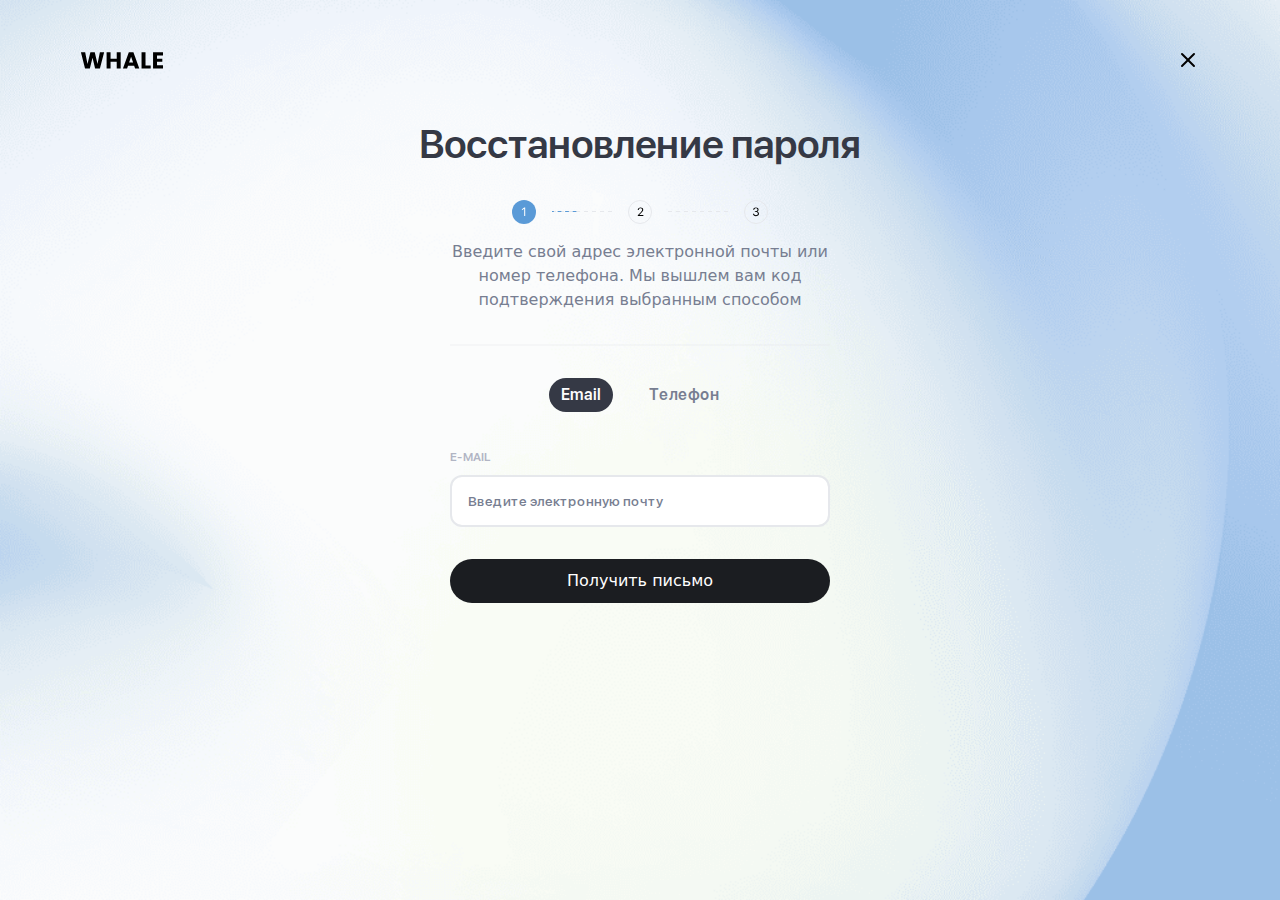
<file: step1.html>
<!doctype html>
<html lang="ru">
<head>
  <meta charset="UTF-8">
  <meta name="viewport"
        content="width=device-width, user-scalable=no, initial-scale=1.0, maximum-scale=1.0, minimum-scale=1.0">
  <meta http-equiv="X-UA-Compatible" content="ie=edge">
  <title data-i18n-key="recovery-step1">Шаг 1</title>
<script defer src="js/app.js"></script><link href="css/app.css" rel="stylesheet"></head>
<body><svg aria-hidden="true" width="0" height="0" style="position:absolute"><symbol fill="none" viewBox="0 0 24 25" id="Faq-arrow-closed" xmlns="http://www.w3.org/2000/svg"><path fill-rule="evenodd" clip-rule="evenodd" d="M16.207 10.293a1 1 0 00-1.414 0L12 13.086l-2.793-2.793a1 1 0 10-1.414 1.414l3.5 3.5a1 1 0 001.414 0l3.5-3.5a1 1 0 000-1.414z" fill="#777E91"/></symbol><symbol fill="none" viewBox="0 0 24 25" id="Faq-arrow-open" xmlns="http://www.w3.org/2000/svg"><path fill-rule="evenodd" clip-rule="evenodd" d="M7.793 14.707a1 1 0 001.414 0L12 11.914l2.793 2.793a1 1 0 001.414-1.414l-3.5-3.5a1 1 0 00-1.414 0l-3.5 3.5a1 1 0 000 1.414z" fill="#777E91"/></symbol><symbol fill="none" viewBox="0 0 1219 1025" id="advantages-bg" xmlns="http://www.w3.org/2000/svg"><path d="M510.556 722.416C359.175 659.367 282.741 497.075 339.85 359.957a247.688 247.688 0 0121.534-40.624c-26.594 126.201 48.843 262.11 184.376 318.558 135.533 56.449 285.084 14.245 355.995-93.498a247.706 247.706 0 01-13.67 43.9c-57.108 137.118-226.148 197.172-377.529 134.123z" fill="url(#acpaint0_linear_3_10)"/><g filter="url(#acfilter0_f_3_10)"><path d="M514.468 713.024C363.087 649.975 282.741 497.075 339.85 359.957a247.688 247.688 0 0121.534-40.624c-26.594 126.201 44.932 271.502 180.465 327.95 135.532 56.448 288.995 4.853 359.906-102.89a247.706 247.706 0 01-13.67 43.9c-57.108 137.118-222.236 187.78-373.617 124.731z" fill="url(#acpaint1_linear_3_10)"/></g><g filter="url(#acfilter1_f_3_10)"><path d="M516.424 708.329C365.043 645.28 281.957 485.728 339.066 348.61a247.688 247.688 0 0121.534-40.624c-26.594 126.201 43.76 287.545 179.293 343.993 135.533 56.448 295.498-12.414 366.408-120.157a247.702 247.702 0 01-13.669 43.9C835.524 712.84 667.805 771.378 516.424 708.329z" fill="url(#acpaint2_linear_3_10)"/></g><g filter="url(#acfilter2_f_3_10)"><path d="M516.424 708.329C365.043 645.28 281.957 485.728 339.066 348.61a247.688 247.688 0 0121.534-40.624c-26.594 126.201 43.76 287.545 179.293 343.993 135.533 56.448 295.498-12.414 366.408-120.157a247.702 247.702 0 01-13.669 43.9C835.524 712.84 667.805 771.378 516.424 708.329z" fill="url(#acpaint3_linear_3_10)"/></g><g filter="url(#acfilter3_f_3_10)"><path d="M516.424 708.329C365.043 645.28 281.957 485.728 339.066 348.61a247.688 247.688 0 0121.534-40.624c-26.594 126.201 43.76 287.545 179.293 343.993 135.533 56.448 295.498-12.414 366.408-120.157a247.702 247.702 0 01-13.669 43.9C835.524 712.84 667.805 771.378 516.424 708.329z" fill="url(#acpaint4_linear_3_10)"/></g><g filter="url(#acfilter4_f_3_10)"><path d="M517.495 678.468c-151.381-63.049-235.538-192.74-178.429-329.858a247.688 247.688 0 0121.534-40.624c-26.594 126.201 33.576 301.212 172.937 359.254 174.613 72.725 301.854-27.675 372.764-135.418a247.702 247.702 0 01-13.669 43.9C835.524 712.84 668.876 741.517 517.495 678.468z" fill="url(#acpaint5_linear_3_10)"/></g><g filter="url(#acfilter5_f_3_10)"><path d="M517.495 678.468c-151.381-63.049-263.93-184.935-206.821-322.052 5.989-14.381 59.332-48.026 67.635-60.685-26.594 126.201 15.867 313.467 155.228 371.509 174.613 72.725 292.455-47.776 363.366-155.519-13.677-5.696 32.018 40.543 26.029 54.924-57.109 137.117-254.056 174.872-405.437 111.823z" fill="url(#acpaint6_linear_3_10)"/></g><g filter="url(#acfilter6_f_3_10)"><path d="M517.495 678.468c-151.381-63.049-263.93-184.935-206.821-322.052 5.989-14.381 59.332-48.026 67.635-60.685-26.594 126.201 15.867 313.467 155.228 371.509 174.613 72.725 292.455-47.776 363.366-155.519-13.677-5.696 32.018 40.543 26.029 54.924-57.109 137.117-254.056 174.872-405.437 111.823z" fill="url(#acpaint7_linear_3_10)"/></g><g filter="url(#acfilter7_f_3_10)"><path d="M517.495 678.468c-151.381-63.049-263.93-184.935-206.821-322.052 5.989-14.381 59.332-48.026 67.635-60.685-26.594 126.201 15.867 313.467 155.228 371.509 174.613 72.725 292.455-47.776 363.366-155.519-13.677-5.696 32.018 40.543 26.029 54.924-57.109 137.117-254.056 174.872-405.437 111.823z" fill="url(#acpaint8_linear_3_10)"/></g><g filter="url(#acfilter8_f_3_10)"><mask id="aca" style="mask-type:alpha" maskUnits="userSpaceOnUse" x="263" y="373" width="290" height="361"><path opacity=".8" d="M376.849 373.992l-112.902 86.391L323.2 618.098l228.905 115.717-23.204-123.455 1.451-32.705-122.593-188.037-30.91-15.626z" fill="url(#acpaint9_linear_3_10)"/></mask><g opacity=".8" mask="url(#aca)"><path opacity=".8" d="M563.78 713.268c-30.851-2.58-9.331 18.761-39.942 3.287-14.106-7.131-98.993-104.951-111.052-114.013-45.986-48.868-62.934-110.653-44.159-163.442 3.791-10.73 9.117-20.559 15.282-30.129-31.279 48.445 9.392 118.228 55.61 160.581 65.375 59.988 162.824 87.626 248.819 46.246-34.623 53.345-152.868 66.641-133.398 69.522l8.84 27.948z" fill="#7FC0C7"/><g opacity=".8" filter="url(#acfilter9_f_3_10)"><path opacity=".8" d="M569.438 699.999c-30.851-2.58-9.332 18.762-39.942 3.287-14.106-7.131-98.994-104.951-111.052-114.012-45.987-48.868-62.934-110.654-44.159-163.443 3.79-10.729 9.117-20.558 15.282-30.129-31.279 48.446 12.036 145.159 58.253 187.513 65.376 59.987 142.849 106.39 228.844 65.01-34.623 53.345-135.536 20.945-116.066 23.827l8.84 27.947z" fill="#7FC0C7"/></g><g opacity=".8" filter="url(#acfilter10_f_3_10)"><path opacity=".8" d="M569.438 699.999c-30.851-2.58-9.332 18.762-39.942 3.287-14.106-7.131-98.994-104.951-111.052-114.012-45.987-48.868-62.934-110.654-44.159-163.443 3.79-10.729 9.117-20.558 15.282-30.129-31.279 48.446 12.036 145.159 58.253 187.513 65.376 59.987 142.849 106.39 228.844 65.01-34.623 53.345-135.536 20.945-116.066 23.827l8.84 27.947z" fill="#7FC0C7"/></g><g opacity=".8" filter="url(#acfilter11_f_3_10)"><path opacity=".8" d="M569.438 699.999c-30.851-2.58-9.332 18.762-39.942 3.287-14.106-7.131-98.994-104.951-111.052-114.012-45.987-48.868-62.934-110.654-44.159-163.443 3.79-10.729 9.117-20.558 15.282-30.129-31.279 48.446 12.036 145.159 58.253 187.513 65.376 59.987 142.849 106.39 228.844 65.01-34.623 53.345-135.536 20.945-116.066 23.827l8.84 27.947z" fill="#7FC0C7"/></g><g opacity=".8" filter="url(#acfilter12_f_3_10)"><path opacity=".8" d="M569.438 699.999c-30.851-2.58-9.332 18.762-39.942 3.287-14.106-7.131-98.994-104.951-111.052-114.012-45.987-48.868-62.934-110.654-44.159-163.443 3.79-10.729 9.117-20.558 15.282-30.129-31.279 48.446-2.154 144.187 44.064 186.54 65.375 59.988 157.038 107.363 243.033 65.983-34.623 53.345-135.536 20.945-116.066 23.827l8.84 27.947z" fill="#7FC0C7"/></g><g opacity=".8" filter="url(#acfilter13_f_3_10)"><path opacity=".8" d="M569.438 699.999c-30.851-2.58-9.331 18.762-39.942 3.287-14.106-7.131-98.993-104.951-111.052-114.012-45.986-48.868-62.934-110.654-44.159-163.443 3.791-10.729 8.075-24.905 14.24-34.475-31.278 48.445-3.865 146.717 42.353 189.07 65.375 59.987 159.792 109.179 245.787 67.799-34.624 53.345-135.537 20.945-116.067 23.827l8.84 27.947z" fill="#7FC0C7"/></g><g opacity=".8" filter="url(#acfilter14_f_3_10)"><path opacity=".8" d="M563.78 713.268c-30.851-2.58-9.331 18.761-39.942 3.287-14.106-7.131-93.601-107.318-105.659-116.38-45.987-48.868-68.327-108.286-49.552-161.075 3.791-10.73 9.117-20.559 15.282-30.129-31.279 48.445 7.683 121.609 53.901 163.962 65.375 59.987 153.596 105.881 239.59 64.501-34.623 53.345-141.93 45.005-122.46 47.886l8.84 27.948z" fill="#7FC0C7"/></g><g opacity=".8" filter="url(#acfilter15_f_3_10)"><path opacity=".8" d="M564.007 706.592c-30.851-2.58-9.331 18.762-39.942 3.287-14.106-7.131-93.601-107.318-105.659-116.38-45.987-48.868-68.327-108.286-49.552-161.075 3.791-10.729 9.117-20.559 15.282-30.129-31.279 48.445 5.291 126.342 51.508 168.695 65.375 59.987 153.596 105.881 239.591 64.501-34.623 53.345-139.538 40.272-120.068 43.154l8.84 27.947z" fill="#7FC0C7"/></g><g opacity=".8" filter="url(#acfilter16_f_3_10)"><path opacity=".8" d="M567.729 703.38c-30.851-2.58-9.331 18.761-39.942 3.287-14.106-7.131-93.601-107.319-105.659-116.38-45.987-48.868-68.327-108.286-49.552-161.075 3.791-10.73 9.117-20.559 15.282-30.129-31.279 48.445-.027 138.934 46.191 181.287 65.375 59.988 153.596 105.881 239.591 64.501-34.623 53.345-134.221 27.68-114.751 30.561l8.84 27.948z" fill="#7FC0C7"/></g><g opacity=".8" filter="url(#acfilter17_f_3_10)"><path opacity=".8" d="M567.729 703.38c-30.851-2.58-9.331 18.761-39.942 3.287-14.106-7.131-86.085-101.25-98.143-110.312-45.987-48.868-75.502-124.447-56.727-177.236 3.791-10.729 8.776-10.466 14.941-20.036-31.279 48.445-24.557 125.22 21.66 167.573 65.376 59.988 110.481 133.064 196.476 91.684-34.623 53.345-66.575 14.211-47.105 17.092l8.84 27.948z" fill="#7FC0C7"/></g><g opacity=".8" filter="url(#acfilter18_f_3_10)"><path opacity=".8" d="M567.729 703.38c-30.851-2.58-9.331 18.761-39.942 3.287-14.106-7.131-95.104-115.572-107.162-124.633-45.987-48.868-66.483-110.126-47.708-162.915 3.791-10.729 8.776-10.466 14.941-20.036-31.279 48.445-11.855 121.879 34.363 164.232 65.375 59.988 97.778 136.405 183.773 95.025-34.623 53.345-66.575 14.211-47.105 17.092l8.84 27.948z" fill="#7FC0C7"/></g></g></g><defs><filter id="acfilter0_f_3_10" x="306.885" y="304.809" width="609.394" height="449.57" filterUnits="userSpaceOnUse" color-interpolation-filters="sRGB"><feFlood flood-opacity="0" result="BackgroundImageFix"/><feBlend in="SourceGraphic" in2="BackgroundImageFix" result="shape"/><feGaussianBlur stdDeviation="7.262" result="effect1_foregroundBlur_3_10"/></filter><filter id="acfilter1_f_3_10" x="277.385" y="264.413" width="672.49" height="512.816" filterUnits="userSpaceOnUse" color-interpolation-filters="sRGB"><feFlood flood-opacity="0" result="BackgroundImageFix"/><feBlend in="SourceGraphic" in2="BackgroundImageFix" result="shape"/><feGaussianBlur stdDeviation="21.787" result="effect1_foregroundBlur_3_10"/></filter><filter id="acfilter2_f_3_10" x="258.019" y="245.047" width="711.221" height="551.547" filterUnits="userSpaceOnUse" color-interpolation-filters="sRGB"><feFlood flood-opacity="0" result="BackgroundImageFix"/><feBlend in="SourceGraphic" in2="BackgroundImageFix" result="shape"/><feGaussianBlur stdDeviation="31.469" result="effect1_foregroundBlur_3_10"/></filter><filter id="acfilter3_f_3_10" x="258.019" y="245.047" width="711.221" height="551.547" filterUnits="userSpaceOnUse" color-interpolation-filters="sRGB"><feFlood flood-opacity="0" result="BackgroundImageFix"/><feBlend in="SourceGraphic" in2="BackgroundImageFix" result="shape"/><feGaussianBlur stdDeviation="31.469" result="effect1_foregroundBlur_3_10"/></filter><filter id="acfilter4_f_3_10" x="171" y="157.901" width="885.386" height="702.506" filterUnits="userSpaceOnUse" color-interpolation-filters="sRGB"><feFlood flood-opacity="0" result="BackgroundImageFix"/><feBlend in="SourceGraphic" in2="BackgroundImageFix" result="shape"/><feGaussianBlur stdDeviation="75.042" result="effect1_foregroundBlur_3_10"/></filter><filter id="acfilter5_f_3_10" x="203.575" y="203.744" width="811.889" height="596.332" filterUnits="userSpaceOnUse" color-interpolation-filters="sRGB"><feFlood flood-opacity="0" result="BackgroundImageFix"/><feBlend in="SourceGraphic" in2="BackgroundImageFix" result="shape"/><feGaussianBlur stdDeviation="45.994" result="effect1_foregroundBlur_3_10"/></filter><filter id="acfilter6_f_3_10" x="97.064" y="97.232" width="1024.91" height="809.355" filterUnits="userSpaceOnUse" color-interpolation-filters="sRGB"><feFlood flood-opacity="0" result="BackgroundImageFix"/><feBlend in="SourceGraphic" in2="BackgroundImageFix" result="shape"/><feGaussianBlur stdDeviation="99.249" result="effect1_foregroundBlur_3_10"/></filter><filter id="acfilter7_f_3_10" x=".235" y=".403" width="1218.57" height="1003.01" filterUnits="userSpaceOnUse" color-interpolation-filters="sRGB"><feFlood flood-opacity="0" result="BackgroundImageFix"/><feBlend in="SourceGraphic" in2="BackgroundImageFix" result="shape"/><feGaussianBlur stdDeviation="147.664" result="effect1_foregroundBlur_3_10"/></filter><filter id="acfilter8_f_3_10" x="355.152" y="385.408" width="202.901" height="342.773" filterUnits="userSpaceOnUse" color-interpolation-filters="sRGB"><feFlood flood-opacity="0" result="BackgroundImageFix"/><feBlend in="SourceGraphic" in2="BackgroundImageFix" result="shape"/><feGaussianBlur stdDeviation="2.974" result="effect1_foregroundBlur_3_10"/></filter><filter id="acfilter9_f_3_10" x="360.81" y="389.754" width="321.802" height="325.159" filterUnits="userSpaceOnUse" color-interpolation-filters="sRGB"><feFlood flood-opacity="0" result="BackgroundImageFix"/><feBlend in="SourceGraphic" in2="BackgroundImageFix" result="shape"/><feGaussianBlur stdDeviation="2.974" result="effect1_foregroundBlur_3_10"/></filter><filter id="acfilter10_f_3_10" x="303.708" y="332.651" width="436.007" height="439.364" filterUnits="userSpaceOnUse" color-interpolation-filters="sRGB"><feFlood flood-opacity="0" result="BackgroundImageFix"/><feBlend in="SourceGraphic" in2="BackgroundImageFix" result="shape"/><feGaussianBlur stdDeviation="31.525" result="effect1_foregroundBlur_3_10"/></filter><filter id="acfilter11_f_3_10" x="332.259" y="361.203" width="378.905" height="382.261" filterUnits="userSpaceOnUse" color-interpolation-filters="sRGB"><feFlood flood-opacity="0" result="BackgroundImageFix"/><feBlend in="SourceGraphic" in2="BackgroundImageFix" result="shape"/><feGaussianBlur stdDeviation="17.25" result="effect1_foregroundBlur_3_10"/></filter><filter id="acfilter12_f_3_10" x="332.259" y="361.203" width="378.905" height="382.261" filterUnits="userSpaceOnUse" color-interpolation-filters="sRGB"><feFlood flood-opacity="0" result="BackgroundImageFix"/><feBlend in="SourceGraphic" in2="BackgroundImageFix" result="shape"/><feGaussianBlur stdDeviation="17.25" result="effect1_foregroundBlur_3_10"/></filter><filter id="acfilter13_f_3_10" x="332.259" y="356.857" width="378.906" height="386.607" filterUnits="userSpaceOnUse" color-interpolation-filters="sRGB"><feFlood flood-opacity="0" result="BackgroundImageFix"/><feBlend in="SourceGraphic" in2="BackgroundImageFix" result="shape"/><feGaussianBlur stdDeviation="17.25" result="effect1_foregroundBlur_3_10"/></filter><filter id="acfilter14_f_3_10" x="346.507" y="393.506" width="346.358" height="344.192" filterUnits="userSpaceOnUse" color-interpolation-filters="sRGB"><feFlood flood-opacity="0" result="BackgroundImageFix"/><feBlend in="SourceGraphic" in2="BackgroundImageFix" result="shape"/><feGaussianBlur stdDeviation="7.733" result="effect1_foregroundBlur_3_10"/></filter><filter id="acfilter15_f_3_10" x="344.355" y="384.451" width="348.725" height="348.951" filterUnits="userSpaceOnUse" color-interpolation-filters="sRGB"><feFlood flood-opacity="0" result="BackgroundImageFix"/><feBlend in="SourceGraphic" in2="BackgroundImageFix" result="shape"/><feGaussianBlur stdDeviation="8.922" result="effect1_foregroundBlur_3_10"/></filter><filter id="acfilter16_f_3_10" x="356.404" y="389.566" width="326.753" height="332.296" filterUnits="userSpaceOnUse" color-interpolation-filters="sRGB"><feFlood flood-opacity="0" result="BackgroundImageFix"/><feBlend in="SourceGraphic" in2="BackgroundImageFix" result="shape"/><feGaussianBlur stdDeviation="4.759" result="effect1_foregroundBlur_3_10"/></filter><filter id="acfilter17_f_3_10" x="338.631" y="370.532" width="295.914" height="370.364" filterUnits="userSpaceOnUse" color-interpolation-filters="sRGB"><feFlood flood-opacity="0" result="BackgroundImageFix"/><feBlend in="SourceGraphic" in2="BackgroundImageFix" result="shape"/><feGaussianBlur stdDeviation="14.276" result="effect1_foregroundBlur_3_10"/></filter><filter id="acfilter18_f_3_10" x="337.433" y="370.532" width="297.113" height="370.364" filterUnits="userSpaceOnUse" color-interpolation-filters="sRGB"><feFlood flood-opacity="0" result="BackgroundImageFix"/><feBlend in="SourceGraphic" in2="BackgroundImageFix" result="shape"/><feGaussianBlur stdDeviation="14.276" result="effect1_foregroundBlur_3_10"/></filter><linearGradient id="acpaint0_linear_3_10" x1="845.181" y1="691.307" x2="296.945" y2="462.971" gradientUnits="userSpaceOnUse"><stop stop-color="#65A3FF"/><stop offset="1" stop-color="#4D90B5"/></linearGradient><linearGradient id="acpaint1_linear_3_10" x1="847.136" y1="686.611" x2="298.901" y2="458.276" gradientUnits="userSpaceOnUse"><stop stop-color="#65A3FF"/><stop offset="1" stop-color="#4D90B5"/></linearGradient><linearGradient id="acpaint2_linear_3_10" x1="850.094" y1="677.856" x2="297.75" y2="447.809" gradientUnits="userSpaceOnUse"><stop stop-color="#65A3FF"/><stop offset="1" stop-color="#4D90B5"/></linearGradient><linearGradient id="acpaint3_linear_3_10" x1="850.094" y1="677.856" x2="297.75" y2="447.809" gradientUnits="userSpaceOnUse"><stop stop-color="#65A3FF"/><stop offset="1" stop-color="#4D90B5"/></linearGradient><linearGradient id="acpaint4_linear_3_10" x1="850.094" y1="677.856" x2="297.75" y2="447.809" gradientUnits="userSpaceOnUse"><stop stop-color="#65A3FF"/><stop offset="1" stop-color="#4D90B5"/></linearGradient><linearGradient id="acpaint5_linear_3_10" x1="855.473" y1="664.943" x2="303.128" y2="434.895" gradientUnits="userSpaceOnUse"><stop stop-color="#65A3FF"/><stop offset="1" stop-color="#4D90B5"/></linearGradient><linearGradient id="acpaint6_linear_3_10" x1="880.944" y1="667.458" x2="284.576" y2="419.075" gradientUnits="userSpaceOnUse"><stop stop-color="#65A3FF"/><stop offset="1" stop-color="#4D90B5"/></linearGradient><linearGradient id="acpaint7_linear_3_10" x1="880.944" y1="667.458" x2="284.576" y2="419.075" gradientUnits="userSpaceOnUse"><stop stop-color="#65A3FF"/><stop offset="1" stop-color="#4D90B5"/></linearGradient><linearGradient id="acpaint8_linear_3_10" x1="880.944" y1="667.458" x2="284.576" y2="419.075" gradientUnits="userSpaceOnUse"><stop stop-color="#65A3FF"/><stop offset="1" stop-color="#4D90B5"/></linearGradient><linearGradient id="acpaint9_linear_3_10" x1="502.258" y1="632.449" x2="434.311" y2="390.89" gradientUnits="userSpaceOnUse"><stop stop-color="#C4C4C4" stop-opacity="0"/><stop offset=".566" stop-color="#C4C4C4"/><stop offset="1" stop-color="#C4C4C4" stop-opacity="0"/></linearGradient></defs></symbol><symbol fill="none" viewBox="0 0 317 158" id="advantages-design" xmlns="http://www.w3.org/2000/svg"><path d="M6.188 24.848a9.11 9.11 0 01-.98-.476 4.455 4.455 0 01-1.064-.756 3.306 3.306 0 01-.784-1.148 8.645 8.645 0 01-.392-1.596c-.056-.523-.075-1.13-.056-1.82 0-.97.065-1.81.196-2.52.15-.728.373-1.465.672-2.212.037-.056.103-.215.196-.476.112-.28.233-.579.364-.896.15-.317.261-.56.336-.728.15-.317.373-.737.672-1.26.317-.541.653-1.064 1.008-1.568.541-.803.999-1.456 1.372-1.96a12.42 12.42 0 011.064-1.316c.355-.355.737-.7 1.148-1.036.43-.336.961-.719 1.596-1.148.41-.299.933-.485 1.568-.56a3.55 3.55 0 011.904.308c.616.261 1.073.765 1.372 1.512.205.392.299.887.28 1.484a7.254 7.254 0 01-.336 1.876 10.18 10.18 0 01-.784 1.848c-.317.579-.672 1.045-1.064 1.4-.243.224-.57.261-.98.112a2.978 2.978 0 01-.98-.588 6.822 6.822 0 01-.28-.56c0-.056.037-.093.112-.112a5.09 5.09 0 00.448-.672c.187-.317.373-.653.56-1.008a7.32 7.32 0 00.392-.896c.15-.784.252-1.297.308-1.54.056-.261 0-.476-.168-.644-.075-.075-.187-.103-.336-.084-.13.019-.355.112-.672.28-.43.187-.943.57-1.54 1.148a16.132 16.132 0 00-1.736 2.016 51.238 51.238 0 00-1.876 2.632 9.777 9.777 0 00-1.148 2.352c-.037.075-.103.215-.196.42l-.112.308c.019.075-.01.261-.084.56-.075.28-.159.523-.252.728-.205.859-.327 1.69-.364 2.492-.037.784.01 1.475.14 2.072.15.579.364 1.008.644 1.288.243.168.55.224.924.168.373-.056.803-.187 1.288-.392.485-.205 1.008-.43 1.568-.672a9.477 9.477 0 001.232-.616 5.64 5.64 0 00.84-.588c.15-.112.336-.224.56-.336.243-.13.448-.196.616-.196.261-.093.457-.019.588.224.13.243.196.55.196.924 0 .261-.187.579-.56.952-.373.373-.784.69-1.232.952-.15.15-.355.29-.616.42a9.132 9.132 0 01-.756.308 8.56 8.56 0 01-1.456.868 9.123 9.123 0 01-1.764.644c-.579.15-1.11.177-1.596.084zm11.86-2.044c-.243 0-.439-.047-.588-.14-.13-.093-.299-.224-.504-.392a5.317 5.317 0 01-.868-1.204c-.206-.43-.28-.803-.224-1.12.056-.15.074-.29.056-.42v-.224c-.094-.093-.122-.15-.084-.168a.653.653 0 00.112-.168c.112 0 .15-.103.112-.308-.038-.15.018-.467.168-.952.168-.504.392-.98.672-1.428.112-.187.28-.43.504-.728.224-.317.466-.625.728-.924.28-.317.532-.57.756-.756.466-.392.896-.71 1.288-.952.41-.243.821-.41 1.232-.504.41-.093.83-.14 1.26-.14.448 0 .812.15 1.092.448.43.187.728.439.896.756.186.317.308.728.364 1.232.056.56 0 1.25-.168 2.072-.168.803-.626 1.736-1.372 2.8-.467.672-.924 1.195-1.372 1.568-.448.373-.943.719-1.484 1.036-.392.261-.812.42-1.26.476-.448.056-.887.103-1.316.14zm2.856-3.416c.41-.355.7-.747.868-1.176.186-.43.382-.933.588-1.512.074-.112.121-.299.14-.56.037-.261.046-.513.028-.756-.019-.261-.084-.41-.196-.448-.168-.13-.336-.159-.504-.084-.168.056-.383.177-.644.364a10.815 10.815 0 00-1.568 1.624c-.467.597-.794 1.335-.98 2.212-.056.467-.01.821.14 1.064.168.224.43.29.784.196.373-.112.821-.42 1.344-.924zm14.988 2.94c-.41-.037-.756-.121-1.036-.252-.261-.15-.476-.439-.644-.868a3.794 3.794 0 01-.112-.924c.019-.336.047-.653.084-.952.038-.317.056-.588.056-.812v-.224-.308c-.037-.28-.112-.448-.224-.504-.093-.075-.261-.065-.504.028a9.902 9.902 0 00-1.288.756c-.448.299-.924.653-1.428 1.064-.485.392-.99.812-1.512 1.26-.41.448-.718.812-.924 1.092-.186.28-.382.42-.588.42-.15.075-.308.056-.476-.056a7.653 7.653 0 01-.532-.392c-.13-.15-.29-.336-.476-.56a5.35 5.35 0 01-.308-.476c0-.299.019-.57.056-.812.056-.243.13-.495.224-.756.112-.261.243-.56.392-.896.075-.13.14-.261.196-.392.075-.15.159-.308.252-.476.075-.261.178-.56.308-.896.15-.336.29-.653.42-.952.206-.485.364-.905.476-1.26.112-.355.206-.737.28-1.148-.018-.037-.01-.093.028-.168a.25.25 0 01.168-.14h.056c.13-.093.374-.103.728-.028.374.056.654.159.84.308.392.336.579.775.56 1.316-.018.541-.298 1.25-.84 2.128-.13.299-.27.579-.42.84-.13.243-.196.41-.196.504l.224-.168c.15-.112.327-.243.532-.392.206-.168.383-.299.532-.392.094-.093.299-.261.616-.504a29.013 29.013 0 011.932-1.456c.206-.15.467-.299.784-.448.318-.168.514-.252.588-.252.187 0 .41.065.672.196.28.13.532.29.756.476.243.168.383.327.42.476 0 .075-.01.177-.028.308a1.882 1.882 0 00-.028.308c-.018.299-.028.663-.028 1.092.019.41.028.83.028 1.26 0 .41-.037.784-.112 1.12l.028.056a.306.306 0 01.056.112c-.018.019-.028.056-.028.112l.028.056.112.392.196.448c.075.15.159.345.252.588-.018.243-.158.485-.42.728-.242.224-.485.364-.728.42zm6.608-.056c-.187.13-.42.205-.7.224a.965.965 0 01-.7-.308c-.355-.336-.663-.999-.924-1.988-.262-1.008-.392-2.37-.392-4.088.075-.765.112-1.475.112-2.128.018-.653.028-1.017.028-1.092.205-.13.467-.168.784-.112.336.037.607.103.812.196a.782.782 0 01.392.42c.093.187.15.523.168 1.008.037.467.056 1.185.056 2.156a56.883 56.883 0 00-.112 1.792c-.019.448 0 .71.056.784.075.13.112.205.112.224l.42-.42c.15-.205.308-.476.476-.812.187-.336.345-.607.476-.812.205-.261.392-.513.56-.756.186-.243.317-.401.392-.476.075-.15.168-.29.28-.42.112-.13.205-.261.28-.392.205-.355.42-.644.644-.868.224-.243.373-.364.448-.364.075.056.215.047.42-.028.205-.093.345-.14.42-.14.13-.13.308-.13.532 0 .075.056.14.121.196.196a.269.269 0 01.084.196c0 .093-.056.327-.168.7a7.95 7.95 0 01-.364 1.064c-.13.336-.243.532-.336.588l-.084.084-.196.196c-.037.13-.168.373-.392.728a21.24 21.24 0 01-.784 1.176c-.299.43-.607.859-.924 1.288-.318.41-.598.775-.84 1.092a3.823 3.823 0 01-.644.7 3.932 3.932 0 01-.588.392zm8.737 1.232c-1.026 0-1.82-.299-2.38-.896-.541-.597-.812-1.512-.812-2.744 0-.672.122-1.41.364-2.212.262-.803.598-1.587 1.008-2.352a11.01 11.01 0 011.4-1.988c.504-.579 1.008-.98 1.512-1.204.187-.093.383-.159.588-.196.224-.056.439-.084.644-.084.224 0 .467.019.728.056.28.019.542.075.784.168.43.13.803.383 1.12.756.336.373.504.915.504 1.624 0 .187-.018.392-.056.616-.037.205-.102.41-.196.616a5.848 5.848 0 01-1.12 1.764c-.485.56-.998.952-1.54 1.176-.149.075-.298.13-.448.168a2.97 2.97 0 01-.42.028c-.392 0-.746-.056-1.064-.168a3.633 3.633 0 01-.84-.448l-.224-.196-.14.28c-.13.355-.224.653-.28.896-.037.243-.056.42-.056.532 0 .224.01.457.028.7.019.224.075.41.168.56a.826.826 0 00.28.224c.131.056.29.084.476.084h.308c.112-.019.206-.037.28-.056.336-.075.607-.196.812-.364.224-.187.458-.345.7-.476l.112-.056-.028-.084c.318-.168.532-.27.644-.308.112-.056.196-.103.252-.14a.348.348 0 01.252-.112c.262-.037.514.037.756.224.262.168.392.383.392.644 0 .112-.084.29-.252.532a4.03 4.03 0 01-.588.728 3.025 3.025 0 01-.7.532.71.71 0 00-.168.084.71.71 0 00-.168.084h.028c-.168.224-.336.336-.504.336h-.224c-.074.13-.317.27-.728.42-.41.168-.812.252-1.204.252zm1.456-6.748c.168 0 .318-.028.448-.084.15-.056.29-.121.42-.196.448-.317.738-.728.868-1.232.131-.504.084-.887-.14-1.148a.27.27 0 00-.14-.112.345.345 0 00-.196-.056c-.205 0-.438.065-.7.196-.242.13-.485.317-.728.56a4.644 4.644 0 00-.672.868l-.364.588a.214.214 0 01.084-.028.214.214 0 01.084-.028c.168 0 .28.056.336.168.056.112.122.224.196.336.094.112.262.168.504.168zm6.524 5.292c-.075 0-.252-.065-.532-.196-.28-.15-.457-.261-.532-.336a1.077 1.077 0 01-.252-.476c-.037-.187-.056-.541-.056-1.064 0-.597.121-1.27.364-2.016.243-.765.653-1.783 1.232-3.052l1.148-2.324c.093-.13.177-.243.252-.336.075-.112.159-.215.252-.308h.14c.075 0 .13.01.168.028.168.019.43.121.784.308.373.187.597.467.672.84 0 .243-.037.532-.112.868-.075.317-.299.737-.672 1.26-.15.187-.299.457-.448.812-.13.355-.252.69-.364 1.008-.019.037-.075.13-.168.28-.075.13-.15.27-.224.42-.075.13-.112.215-.112.252l-.112.252 1.204-1.176c.84-.84 1.55-1.437 2.128-1.792.579-.355 1.064-.504 1.456-.448.41.056.737.29.98.7.13.187.224.392.28.616.056.205.093.448.112.728.019.28.01.635-.028 1.064v1.596c.355-.093.625-.168.812-.224.187-.075.373-.14.56-.196l.448-.112c.168-.037.373-.065.616-.084-.019.243-.121.541-.308.896s-.42.71-.7 1.064c-.261.355-.55.653-.868.896-.299.243-.579.364-.84.364-.243 0-.523-.075-.84-.224-.317-.168-.588-.485-.812-.952-.075-.243-.15-.523-.224-.84a4.393 4.393 0 01-.112-1.008v-1.232a.582.582 0 00-.028-.224c0-.056-.01-.084-.028-.084-.075 0-.317.196-.728.588-.392.392-.793.803-1.204 1.232-.859.896-1.577 1.559-2.156 1.988-.56.43-.943.644-1.148.644zm12.264.028c-.075 0-.234-.056-.477-.168l-.364-.168a.66.66 0 00-.084-.28.922.922 0 01-.055-.28 1.397 1.397 0 01-.392-.364.551.551 0 01-.084-.56c.111-.205.26-.513.447-.924.206-.43.42-.905.645-1.428.242-.541.466-1.064.671-1.568.206-.504.383-.933.532-1.288a8.71 8.71 0 00.253-.672c0-.075.009-.205.028-.392.037-.187.158-.345.364-.476.242-.168.494-.177.755-.028.262.15.486.41.672.784.187.355.28.775.28 1.26 0 .13-.093.467-.28 1.008a30.48 30.48 0 01-.755 1.876 32.761 32.761 0 01-1.008 2.212c-.28.541-.495.924-.645 1.148-.13.205-.298.308-.503.308zm3.808-10.724c-.225 0-.495-.103-.813-.308a3.575 3.575 0 01-.811-.784c-.243-.317-.365-.653-.365-1.008 0-.093.085-.261.252-.504.168-.261.327-.513.476-.756.168-.243.252-.383.252-.42.15 0 .327.028.532.084.206.056.374.121.505.196.205.467.476.868.812 1.204.335.317.503.681.503 1.092 0 .41-.102.719-.308.924-.205.187-.55.28-1.035.28zm6.224 11.088a4.376 4.376 0 01-1.792.56 4.136 4.136 0 01-1.736-.252 3.177 3.177 0 01-1.316-.98c-.187-.243-.364-.625-.532-1.148-.168-.541-.196-1.27-.084-2.184a8.83 8.83 0 01.784-2.604 9.765 9.765 0 011.568-2.324c.616-.672 1.288-1.13 2.016-1.372.26-.093.522-.159.784-.196.28-.056.644-.065 1.092-.028.429.056.812.168 1.148.336.336.15.578.317.728.504.298.299.494.588.588.868.093.28.13.55.112.812-.094.597-.364 1.241-.812 1.932-.43.69-1.036 1.204-1.82 1.54-.318.13-.691.215-1.12.252-.43.037-1.018-.019-1.764-.168-.448-.093-.747-.047-.896.14-.131.187-.187.55-.168 1.092.037.336.112.635.224.896.13.243.364.41.7.504.429.075.737.084.924.028.186-.075.42-.177.7-.308.149-.093.289-.196.42-.308.149-.112.289-.224.42-.336.149-.112.27-.196.364-.252a.66.66 0 01.28-.14c.093-.019.186-.028.28-.028.205.019.4.13.588.336.186.205.308.401.364.588 0 .15-.094.364-.28.644a5.887 5.887 0 01-.756.84c-.3.28-.635.532-1.008.756zm-.364-6.244c.13-.056.317-.187.56-.392.26-.205.494-.42.7-.644.205-.243.308-.43.308-.56 0-.205-.14-.383-.42-.532-.262-.15-.607-.177-1.036-.084-.15.037-.327.14-.532.308-.206.168-.411.364-.616.588-.206.205-.383.41-.532.616-.15.187-.252.336-.308.448.074.093.224.168.448.224.224.056.466.084.728.084.28 0 .513-.019.7-.056zm13.915 6.132c-.41-.037-.756-.121-1.036-.252-.261-.15-.476-.439-.644-.868a3.794 3.794 0 01-.112-.924c.019-.336.047-.653.084-.952.038-.317.056-.588.056-.812v-.224-.308c-.037-.28-.112-.448-.224-.504-.093-.075-.261-.065-.504.028a9.902 9.902 0 00-1.288.756c-.448.299-.924.653-1.428 1.064-.485.392-.99.812-1.512 1.26-.41.448-.719.812-.924 1.092-.186.28-.382.42-.588.42-.15.075-.308.056-.476-.056a7.653 7.653 0 01-.532-.392c-.13-.15-.29-.336-.476-.56a5.35 5.35 0 01-.308-.476c0-.299.019-.57.056-.812.056-.243.13-.495.224-.756.112-.261.243-.56.392-.896.075-.13.14-.261.196-.392.075-.15.159-.308.252-.476.075-.261.177-.56.308-.896.15-.336.29-.653.42-.952.206-.485.364-.905.476-1.26.112-.355.206-.737.28-1.148-.019-.037-.01-.093.028-.168a.25.25 0 01.168-.14h.056c.13-.093.374-.103.728-.028.373.056.653.159.84.308.392.336.579.775.56 1.316-.018.541-.298 1.25-.84 2.128-.13.299-.27.579-.42.84-.13.243-.196.41-.196.504l.224-.168c.15-.112.327-.243.532-.392.205-.168.383-.299.532-.392.093-.093.299-.261.616-.504a29.013 29.013 0 011.932-1.456c.206-.15.467-.299.784-.448.318-.168.514-.252.588-.252.187 0 .41.065.672.196.28.13.532.29.756.476.243.168.383.327.42.476 0 .075-.01.177-.028.308a1.882 1.882 0 00-.028.308c-.019.299-.028.663-.028 1.092.019.41.028.83.028 1.26 0 .41-.037.784-.112 1.12l.028.056a.306.306 0 01.056.112c-.019.019-.028.056-.028.112l.028.056.112.392c.056.13.121.28.196.448.075.15.159.345.252.588-.019.243-.159.485-.42.728-.243.224-.485.364-.728.42zm6.888.84a2.56 2.56 0 01-.784-.392 10.944 10.944 0 01-.812-.644 3.49 3.49 0 01-.476-.812 3.19 3.19 0 01-.168-.896V19.08c0-.224.037-.541.112-.952.093-.41.186-.84.28-1.288.112-.448.214-.84.308-1.176.093-.355.149-.588.168-.7.056-.243-.038-.383-.28-.42a3.806 3.806 0 00-.812-.028c-.28 0-.467-.028-.56-.084-.075-.019-.112-.112-.112-.28v-.28c0-.075-.038-.121-.112-.14a.493.493 0 01-.196-.196c-.038-.075.01-.215.14-.42s.298-.327.504-.364c.168-.037.42-.065.756-.084a6.401 6.401 0 001.008-.196c.354-.112.625-.28.812-.504.168-.41.354-.85.56-1.316.205-.485.401-.905.588-1.26.186-.373.317-.607.392-.7.317-.168.644-.233.98-.196.336.019.597.177.784.476.093.13.168.224.224.28.074.056.102.14.084.252 0 .112-.075.317-.224.616-.131.28-.355.719-.672 1.316l-.252.504-.112.196c.074.019.186.028.336.028.149 0 .336-.01.56-.028.205-.037.429-.065.672-.084a1.86 1.86 0 01.644 0c.429 0 .746.121.952.364.205.243.317.55.336.924.037.205-.038.383-.224.532-.187.15-.532.224-1.036.224-.168 0-.411.01-.728.028l-.98.056a9.143 9.143 0 00-.868.084c-.224.019-.336.047-.336.084-.056.037-.15.187-.28.448-.112.243-.234.541-.364.896-.112.355-.215.69-.308 1.008-.131.635-.224 1.25-.28 1.848a8.948 8.948 0 00-.028 1.568c.056.43.168.737.336.924.168.168.42.168.756 0 .354-.187.681-.401.98-.644.336-.28.625-.364.868-.252.242.093.392.299.448.616.074.299-.01.625-.252.98a2.762 2.762 0 01-.952.896c-.411.243-.831.41-1.26.504-.43.112-.803.121-1.12.028zM42.396 57.524h-.337c-.13.019-.242-.056-.335-.224a4.207 4.207 0 01-.336-.56c-.15-.261-.178-.635-.084-1.12.093-.317.167-.635.224-.952.056-.299.084-.523.084-.672 0-.075.018-.224.055-.448.056-.205.084-.355.084-.448.094-.15.169-.355.224-.616a3.38 3.38 0 00.084-.7c0-.224.113-.43.337-.616 0-.15.027-.336.084-.56.074-.224.112-.373.112-.448.056-.261.177-.719.364-1.372.205-.672.447-1.428.727-2.268.3-.84.589-1.661.868-2.464.28-.803.532-1.484.756-2.044.224-.523.411-1.008.56-1.456.15-.448.225-.765.225-.952 0-.075.018-.13.056-.168.037-.056.12-.159.252-.308.186-.187.429-.252.727-.196.318.037.58.13.784.28.15.243.252.467.308.672.075.187.075.485 0 .896 0 .28-.065.541-.196.784-.13.224-.252.41-.364.56-.093.13-.12.187-.084.168.822-.504 1.56-.775 2.212-.812.672-.056 1.233.056 1.68.336.467.261.822.625 1.065 1.092.242.467.364.97.364 1.512 0 .224-.075.523-.224.896-.15.373-.318.728-.505 1.064-.186.317-.336.532-.448.644-.074 0-.149.065-.224.196-.074.112-.149.243-.223.392-.15.187-.402.401-.756.644a6.21 6.21 0 01-1.036.56c-.355.13-.607.168-.756.112l-.084.056c-.038.037-.056.103-.056.196 0 .037-.131.112-.393.224a6.67 6.67 0 01-.924.308c-.354.093-.68.14-.98.14-.392 0-.672-.075-.84-.224a1.634 1.634 0 00-.14.168.452.452 0 00-.056.196c0 .112-.046.29-.14.532a2.914 2.914 0 01-.28.644c-.112.205-.214.308-.308.308l-.056.084c-.037.056-.018.13.056.224l-.028.308c0 .224-.046.41-.14.56 0 .15-.027.373-.083.672-.056.299-.122.523-.197.672 0 .224-.037.439-.111.644-.056.224-.122.336-.197.336-.074.019-.12.13-.14.336a6.601 6.601 0 00-.028.476 1.948 1.948 0 01-.447 1.204c-.28.355-.532.532-.757.532zm3.584-9.8c.149 0 .42-.065.812-.196.392-.13.802-.29 1.231-.476.43-.205.766-.41 1.008-.616.486-.43.86-.85 1.12-1.26.28-.41.262-.868-.056-1.372-.149-.261-.392-.364-.727-.308-.318.037-.672.187-1.065.448a8.967 8.967 0 00-1.203.98c-.224.243-.43.523-.617.84a8.727 8.727 0 00-.475.924c-.113.299-.178.55-.197.756-.018.187.038.28.169.28zm13.494 2.716a4.376 4.376 0 01-1.792.56 4.136 4.136 0 01-1.736-.252 3.177 3.177 0 01-1.316-.98c-.187-.243-.364-.625-.533-1.148-.168-.541-.196-1.27-.084-2.184a8.832 8.832 0 01.785-2.604 9.768 9.768 0 011.567-2.324c.616-.672 1.288-1.13 2.017-1.372.26-.093.522-.159.784-.196.28-.056.644-.065 1.092-.028.429.056.811.168 1.148.336.336.15.578.317.727.504.3.299.495.588.588.868.094.28.131.55.113.812-.094.597-.365 1.241-.813 1.932-.429.69-1.035 1.204-1.82 1.54-.317.13-.69.215-1.12.252-.429.037-1.017-.019-1.764-.168-.447-.093-.746-.047-.895.14-.131.187-.187.55-.168 1.092.037.336.111.635.224.896.13.243.364.41.7.504.429.075.737.084.924.028.186-.075.42-.177.7-.308.149-.093.289-.196.42-.308.149-.112.289-.224.42-.336.149-.112.27-.196.363-.252a.66.66 0 01.28-.14c.094-.019.187-.028.28-.028.206.019.402.13.589.336.186.205.307.401.363.588 0 .15-.093.364-.28.644a5.875 5.875 0 01-.756.84c-.298.28-.634.532-1.008.756zm-.364-6.244c.13-.056.317-.187.56-.392.26-.205.494-.42.7-.644.205-.243.308-.43.308-.56 0-.205-.14-.383-.42-.532-.262-.15-.607-.177-1.037-.084-.149.037-.326.14-.531.308-.206.168-.411.364-.616.588-.206.205-.383.41-.532.616-.15.187-.253.336-.309.448.075.093.225.168.449.224.224.056.466.084.727.084.28 0 .514-.019.7-.056zm6.551 6.216c-.056.019-.177.01-.364-.028a7.565 7.565 0 01-.532-.14c-.168-.056-.27-.103-.308-.14a3.185 3.185 0 01-.308-.392c-.13-.205-.205-.476-.224-.812 0-.336.159-.737.476-1.204.093-.187.205-.467.336-.84.13-.373.261-.765.392-1.176.15-.43.28-.812.392-1.148.13-.336.224-.57.28-.7.037-.317.019-.541-.056-.672-.056-.15-.215-.233-.476-.252a.56.56 0 01-.448-.196c-.093-.13-.14-.364-.14-.7.037-.261.103-.485.196-.672.112-.205.261-.373.448-.504.187-.093.42-.159.7-.196a4.55 4.55 0 01.868-.028c.28.019.476.084.588.196.13.075.233.243.308.504.093.243.168.495.224.756.056.261.093.457.112.588a4.76 4.76 0 00.616-.616c.243-.28.485-.541.728-.784.299-.205.653-.41 1.064-.616.41-.224.71-.336.896-.336.205 0 .457.103.756.308.299.187.485.355.56.504.187.317.317.653.392 1.008.093.336.037.635-.168.896a3.753 3.753 0 01-.784.728c-.336.224-.756.29-1.26.196-.112-.037-.233-.177-.364-.42-.112-.243-.177-.42-.196-.532 0-.056-.084 0-.252.168l-.56.56c-.205.224-.401.43-.588.616-.317.392-.653.924-1.008 1.596a196.99 196.99 0 00-1.26 2.436c-.224.467-.41.915-.56 1.344-.15.41-.308.644-.476.7zm10.622.784c-.99 0-1.717-.317-2.184-.952a2.22 2.22 0 01-.196-.896c.019-.317.093-.541.224-.672.13-.15.29-.121.476.084.243.15.588.224 1.036.224h.588c.187-.019.401-.037.644-.056.43-.037.7-.168.812-.392.13-.224.103-.41-.084-.56h.028a7.551 7.551 0 01-1.484-.56 5.64 5.64 0 01-1.232-.812c-.336-.317-.532-.616-.588-.896-.15-.616-.112-1.25.112-1.904.224-.653.55-1.223.98-1.708.168-.112.401-.27.7-.476.299-.224.513-.345.644-.364v.028a4.311 4.311 0 011.204-.896c.448-.243.97-.467 1.568-.672l.448-.056a3.64 3.64 0 01.588-.056c-.019 0 .028.019.14.056.112.037.205.065.28.084a.746.746 0 00.336.084c.261.037.513.177.756.42.261.224.467.495.616.812.168.299.233.579.196.84-.056.43-.215.859-.476 1.288-.261.41-.541.644-.84.7.037-.019 0-.056-.112-.112a4.603 4.603 0 01-.308-.168l-.112.056-.028-.084a.45.45 0 00-.056-.196c-.075-.13-.13-.27-.168-.42a2.276 2.276 0 010-.504c.037-.205.047-.327.028-.364-.019-.037-.13-.065-.336-.084-.243-.056-.55-.028-.924.084a2.816 2.816 0 00-1.036.504c-.373.243-.653.439-.84.588-.168.15-.299.299-.392.448-.093.13-.196.327-.308.588a7.57 7.57 0 00-.196.364.54.54 0 00-.084.28c0 .187.159.383.476.588.317.187.793.41 1.428.672.504.205.83.485.98.84.168.355.317.69.448 1.008.037.075.075.215.112.42.056.187.065.299.028.336.037.037.056.075.056.112v-.028c.15.28.121.579-.084.896-.187.299-.485.579-.896.84-.41.243-.877.42-1.4.532h.028a12.839 12.839 0 01-1.596.112zm9.677-.42c-.392.075-.69.056-.896-.056a5.986 5.986 0 01-.588-.476 2.836 2.836 0 01-.812-.616c-.243-.28-.43-.57-.56-.868-.13-.299-.187-.532-.168-.7a9.88 9.88 0 01.448-2.128c.261-.765.588-1.512.98-2.24.41-.728.868-1.372 1.372-1.932.523-.579 1.083-.999 1.68-1.26.373-.15.775-.205 1.204-.168.43.037.719.215.868.532.28.541.215.887-.196 1.036-.056 0-.121.028-.196.084-.075.037-.112.093-.112.168.075.037.28.047.616.028a9.442 9.442 0 001.008-.168c.355-.093.588-.187.7-.28a.645.645 0 01.252-.084c.056 0 .196.019.42.056.317.093.476.205.476.336 0 .075.028.196.084.364.056.15.121.224.196.224.13.019.159.15.084.392-.056.243-.27.495-.644.756a9.657 9.657 0 00-.672.448c-.075.056-.084.187-.028.392.15.355.14.784-.028 1.288s-.448 1.027-.84 1.568a9.77 9.77 0 01-1.4 1.54c-.523.467-1.073.868-1.652 1.204-.56.317-1.092.504-1.596.56zm.084-2.352c.075 0 .205-.037.392-.112l.448-.224c.075-.075.168-.159.28-.252.13-.112.233-.177.308-.196.075 0 .121-.028.14-.084a2.29 2.29 0 01.196-.42c.112-.224.336-.55.672-.98.373-.41.616-.737.728-.98.112-.261.121-.541.028-.84-.019-.075-.075-.121-.168-.14a1.34 1.34 0 01-.308-.14c-.187 0-.317.047-.392.14-.056.075-.187.028-.392-.14l-.448-.56-.476.476c-.299.299-.57.672-.812 1.12a7.716 7.716 0 00-.532 1.372 7.6 7.6 0 00-.252 1.232c-.019.28.028.467.14.56.112.093.261.15.448.168zm17.005 1.904c-.411-.037-.756-.121-1.036-.252-.262-.15-.476-.439-.644-.868a3.78 3.78 0 01-.112-.924c.018-.336.046-.653.084-.952.037-.317.056-.588.056-.812v-.224-.308c-.038-.28-.112-.448-.224-.504-.094-.075-.262-.065-.504.028a9.912 9.912 0 00-1.288.756c-.448.299-.924.653-1.428 1.064-.486.392-.99.812-1.513 1.26-.41.448-.718.812-.924 1.092-.186.28-.382.42-.588.42-.149.075-.307.056-.475-.056a7.677 7.677 0 01-.532-.392c-.131-.15-.29-.336-.477-.56a5.375 5.375 0 01-.308-.476c0-.299.02-.57.056-.812a6.8 6.8 0 01.225-.756c.111-.261.242-.56.391-.896.075-.13.14-.261.196-.392.075-.15.16-.308.252-.476.075-.261.178-.56.308-.896.15-.336.29-.653.42-.952.206-.485.365-.905.477-1.26.112-.355.205-.737.28-1.148-.02-.037-.01-.093.028-.168a.25.25 0 01.167-.14h.057c.13-.093.373-.103.728-.028.373.056.653.159.84.308.391.336.578.775.56 1.316-.02.541-.3 1.25-.84 2.128-.131.299-.271.579-.42.84-.131.243-.197.41-.197.504l.224-.168c.15-.112.327-.243.532-.392.206-.168.383-.299.532-.392.094-.093.3-.261.617-.504a29.194 29.194 0 011.932-1.456c.205-.15.466-.299.784-.448.317-.168.513-.252.588-.252.186 0 .41.065.672.196.28.13.532.29.756.476.242.168.382.327.42.476 0 .075-.01.177-.028.308a1.85 1.85 0 00-.028.308c-.019.299-.028.663-.028 1.092.018.41.028.83.028 1.26 0 .41-.038.784-.112 1.12l.028.056a.32.32 0 01.056.112c-.019.019-.028.056-.028.112l.028.056.112.392c.056.13.121.28.196.448.074.15.158.345.252.588-.019.243-.159.485-.42.728-.243.224-.486.364-.728.42zm4.899.168c-.224.056-.476-.01-.756-.196a3.341 3.341 0 01-.756-.7c-.224-.28-.364-.532-.42-.756-.075-.392-.056-.868.056-1.428a8.904 8.904 0 01.644-1.82c.299-.653.672-1.288 1.12-1.904.448-.635.952-1.204 1.512-1.708a6.603 6.603 0 011.82-1.176c.28-.15.476-.243.588-.28a.357.357 0 01.336 0c.112.037.308.13.588.28.261.075.523.168.784.28.28.093.523.28.728.56.149.28.261.56.336.84.075.28.14.597.196.952.149.467.205.775.168.924a.69.69 0 01-.168.308c-.149.187-.187.28-.112.28l-.028.112c0 .056-.037.15-.112.28-.131.41-.233.803-.308 1.176a2.29 2.29 0 00.028.952c.149.41.345.653.588.728.261.075.597-.093 1.008-.504.205-.15.439-.243.7-.28.261-.056.392-.01.392.14l.084.084a.345.345 0 00.196.056c.093 0 .131.093.112.28a4.594 4.594 0 01-.112.588c-.056.224-.131.41-.224.56-.28.28-.42.467-.42.56l-.112.112c-.056.056-.159.15-.308.28-.336.205-.765.308-1.288.308-.504 0-.896-.103-1.176-.308a6.135 6.135 0 01-.84-.756c-.261-.299-.429-.579-.504-.84l-.14-.28-.812.532a7.867 7.867 0 00-.448.476l-.252.252a.966.966 0 01-.196.196.268.268 0 01-.196.084h-.28c0 .075-.131.177-.392.308a7.774 7.774 0 01-.868.308c-.317.093-.569.14-.756.14zm.588-2.352c.112 0 .28-.065.504-.196.243-.15.504-.327.784-.532.28-.205.532-.41.756-.616.243-.205.42-.373.532-.504.075-.075.159-.196.252-.364.112-.168.233-.317.364-.448.429-.485.7-.868.812-1.148.112-.299.065-.616-.14-.952-.075-.205-.168-.317-.28-.336-.112-.019-.345.047-.7.196-.224.13-.467.345-.728.644-.261.299-.532.635-.812 1.008-.261.373-.504.756-.728 1.148-.224.392-.411.747-.56 1.064-.131.317-.196.57-.196.756 0 .075.019.14.056.196l.084.084zm10.219 2.184a3.928 3.928 0 01-.616-.476c-.224-.224-.336-.439-.336-.644 0-.28.037-.625.112-1.036.074-.43.149-.793.224-1.092.037-.336.084-.672.14-1.008.074-.355.205-.681.392-.98.205-.71.42-1.41.644-2.1.224-.71.42-1.437.588-2.184.242-.69.457-1.297.644-1.82.205-.541.457-1.223.756-2.044.168-.467.308-.961.42-1.484.13-.541.326-1.027.588-1.456a4.11 4.11 0 00.252-.42c.074-.13.149-.252.224-.364.018-.075.112-.14.28-.196.186-.056.373-.084.56-.084.205-.019.345.019.42.112.056-.019.149.056.28.224.13.15.252.327.364.532.13.187.186.336.168.448 0 .075-.019.177-.056.308a.884.884 0 01-.14.364c-.075.075-.15.187-.224.336-.056.13-.15.317-.28.56a8.82 8.82 0 00-.196.756 3.57 3.57 0 01-.224.672 3.98 3.98 0 01-.28.644 3.683 3.683 0 00-.196.504c-.131.43-.29.85-.476 1.26-.168.41-.318.85-.448 1.316-.131.448-.262.915-.392 1.4a6.07 6.07 0 01-.56 1.344 2.142 2.142 0 00-.28.784l-.168.952a50.55 50.55 0 00-.308.952c-.075.28-.112.457-.112.532-.112.41-.196.821-.252 1.232a2.939 2.939 0 01-.28 1.036 1.806 1.806 0 01-.196.616 1.191 1.191 0 01-.448.504c-.168.112-.364.112-.588 0zm11.701.084c-.074-.15-.242-.299-.504-.448-.242-.15-.364-.261-.364-.336 0-.075-.046-.187-.14-.336a1.21 1.21 0 00-.224-.364c-.093-.112-.065-.383.084-.812.15-.448.374-.99.672-1.624.299-.635.626-1.279.98-1.932.15-.15.299-.345.448-.588.15-.243.262-.401.336-.476 0-.075.028-.14.084-.196.056-.075.122-.112.196-.112l.224-.448c.038-.075.15-.224.336-.448.206-.224.448-.467.728-.728.28-.28.56-.541.84-.784.299-.243.542-.42.728-.532.392-.261.794-.383 1.204-.364.43.019.794.15 1.092.392.056.056.178.168.364.336.206.168.43.355.672.56.262.205.486.392.672.56l1.036.924-.476 1.4c-.242.747-.308 1.4-.196 1.96.112.56.29 1.045.532 1.456.094.205.215.364.364.476.168.112.383.187.644.224.15.019.29.075.42.168.131.093.196.243.196.448 0 .448-.084.775-.252.98-.149.187-.317.299-.504.336a3.744 3.744 0 01-1.764-.196c-.56-.205-1.064-.737-1.512-1.596a4.656 4.656 0 01-.308-.616 6.203 6.203 0 01-.196-.616c-.074.093-.177.215-.308.364-.112.13-.224.252-.336.364-1.325 1.344-2.464 2.221-3.416 2.632-.933.392-1.717.383-2.352-.028zm1.54-2.324c.131.019.336-.047.616-.196.28-.168.654-.439 1.12-.812.635-.541 1.158-.99 1.568-1.344.411-.355.812-.812 1.204-1.372l.616-1.008c-.186-.43-.354-.71-.504-.84-.149-.13-.298-.196-.448-.196-.242 0-.532.159-.868.476-.336.299-.718.747-1.148 1.344-.41.579-.877 1.307-1.4 2.184-.242.41-.429.812-.56 1.204l-.196.56zm14.428 2.66a1.732 1.732 0 01-.84.14c-.317-.019-.746-.121-1.288-.308-.037 0-.168-.084-.392-.252a6.308 6.308 0 01-.672-.588c-.224-.224-.373-.41-.448-.56-.298-.43-.392-1.064-.28-1.904.131-.84.43-1.848.896-3.024.131-.28.327-.635.588-1.064.28-.43.551-.821.812-1.176.28-.373.476-.588.588-.644l.308-.112c.206-.075.467-.196.784-.364.094-.037.252-.084.476-.14.243-.056.486-.103.728-.14.262-.056.439-.075.532-.056.374.019.756.159 1.148.42.411.243.747.532 1.008.868.262.317.346.597.252.84 0 .037-.056.159-.168.364-.093.187-.196.383-.308.588a3.958 3.958 0 01-.28.42c-.093.112-.261.159-.504.14a1.237 1.237 0 01-.616-.224.694.694 0 01-.308-.532c-.037-.15-.177-.29-.42-.42l-.336-.196c-.149 0-.345.15-.588.448-.242.299-.494.635-.756 1.008-.336.336-.578.7-.728 1.092-.13.373-.224.728-.28 1.064-.037.317-.084.56-.14.728-.074.187-.074.42 0 .7.075.28.168.439.28.476.168.019.392.01.672-.028.299-.056.607-.121.924-.196l1.008-.28c.336-.112.635-.224.896-.336.355-.224.663-.308.924-.252.262.037.458.075.588.112.206.075.308.233.308.476 0 .243-.084.504-.252.784a1.89 1.89 0 01-.728.644c-.298.15-.569.317-.812.504-.224.168-.336.299-.336.392a.506.506 0 00-.252.084c-.074.037-.14.047-.196.028-.037 0-.186.028-.448.084-.261.056-.532.121-.812.196-.261.075-.438.14-.532.196zm9.936.364a3.227 3.227 0 01-1.624-.14 3.073 3.073 0 01-1.316-.896c-.336-.43-.504-.943-.504-1.54-.056-.56-.009-1.223.14-1.988a14.22 14.22 0 01.728-2.352c.336-.784.719-1.447 1.148-1.988.373-.448.747-.859 1.12-1.232.373-.373.709-.625 1.008-.756a3.9 3.9 0 01.952-.252c.392-.075.663-.112.812-.112.299.075.625.196.98.364.373.168.56.364.56.588l.056.084.084.056c.112 0 .233.14.364.42.149.261.261.57.336.924.075.336.056.607-.056.812a2.97 2.97 0 01-.448 1.036c-.205.336-.383.504-.532.504a.919.919 0 00-.224.028c-.056 0-.084.047-.084.14 0 .093-.103.14-.308.14-.187 0-.383-.037-.588-.112-.205-.075-.336-.187-.392-.336 0-.093.019-.215.056-.364.037-.15.093-.401.168-.756.112-.523.121-.868.028-1.036-.093-.187-.327-.205-.7-.056-.467.261-.849.57-1.148.924-.299.336-.569.812-.812 1.428-.224.616-.476 1.475-.756 2.576-.112.43-.131.765-.056 1.008.093.243.168.373.224.392.261.075.541.093.84.056a2.58 2.58 0 00.784-.252c.299-.15.56-.308.784-.476.243-.187.504-.383.784-.588.093-.056.177-.159.252-.308a.717.717 0 01.336-.364c.149-.224.336-.336.56-.336.243-.019.476-.028.7-.028.149.037.308.13.476.28.168.15.289.299.364.448.093.13.084.224-.028.28-.075 0-.121.028-.14.084v.056c.037.075-.047.243-.252.504a6.827 6.827 0 01-.728.84c-.299.299-.588.56-.868.784-.261.205-.448.308-.56.308-.187 0-.28.056-.28.168 0 .037-.14.13-.42.28-.261.15-.569.299-.924.448-.336.15-.635.252-.896.308zm9.471-.336c-.392.075-.691.056-.896-.056a5.917 5.917 0 01-.588-.476 2.836 2.836 0 01-.812-.616 3.428 3.428 0 01-.56-.868c-.131-.299-.187-.532-.168-.7a9.862 9.862 0 01.448-2.128c.261-.765.588-1.512.98-2.24.411-.728.868-1.372 1.372-1.932.523-.579 1.083-.999 1.68-1.26.373-.15.775-.205 1.204-.168.429.037.719.215.868.532.28.541.215.887-.196 1.036-.056 0-.121.028-.196.084-.075.037-.112.093-.112.168.075.037.28.047.616.028a9.442 9.442 0 001.008-.168c.355-.093.588-.187.7-.28a.645.645 0 01.252-.084c.056 0 .196.019.42.056.317.093.476.205.476.336 0 .075.028.196.084.364.056.15.121.224.196.224.131.019.159.15.084.392-.056.243-.271.495-.644.756a9.502 9.502 0 00-.672.448c-.075.056-.084.187-.028.392.149.355.14.784-.028 1.288s-.448 1.027-.84 1.568a9.784 9.784 0 01-1.4 1.54c-.523.467-1.073.868-1.652 1.204-.56.317-1.092.504-1.596.56zm.084-2.352c.075 0 .205-.037.392-.112l.448-.224c.075-.075.168-.159.28-.252.131-.112.233-.177.308-.196.075 0 .121-.028.14-.084a2.31 2.31 0 01.196-.42c.112-.224.336-.55.672-.98.373-.41.616-.737.728-.98a1.18 1.18 0 00.028-.84c-.019-.075-.075-.121-.168-.14a1.34 1.34 0 01-.308-.14c-.187 0-.317.047-.392.14-.056.075-.187.028-.392-.14l-.448-.56-.476.476a4.811 4.811 0 00-.812 1.12 7.74 7.74 0 00-.532 1.372 7.537 7.537 0 00-.252 1.232c-.019.28.028.467.14.56.112.093.261.15.448.168zm9.361 1.596a7.455 7.455 0 01-.924-.98c-.262-.355-.439-.896-.532-1.624-.038-.336 0-.803.112-1.4.112-.597.28-1.223.504-1.876.224-.672.466-1.288.728-1.848.261-.56.522-.97.784-1.232a2.48 2.48 0 01.84-.672 1.246 1.246 0 011.092 0c.205.243.308.579.308 1.008.018.41-.084.793-.308 1.148-.374.504-.7 1.139-.98 1.904a11.537 11.537 0 00-.532 2.016c-.131.43-.187.765-.168 1.008.018.224.149.364.392.42.354.093.718-.01 1.092-.308.392-.299.765-.737 1.12-1.316a10.4 10.4 0 00.98-1.988c.112-.261.196-.57.252-.924.074-.355.149-.616.224-.784.093-.373.252-.663.476-.868.242-.224.494-.364.756-.42.261-.056.457-.028.588.084.168.075.345.196.532.364.186.168.261.467.224.896 0 .69-.15 1.279-.448 1.764a9.016 9.016 0 00-.756 1.54c-.168.392-.439.85-.812 1.372a11.39 11.39 0 01-1.204 1.428c-.411.43-.794.719-1.148.868-.523.336-1.055.541-1.596.616a3.588 3.588 0 01-1.596-.196zm17.335.868a1.48 1.48 0 01-.812-.252 2.142 2.142 0 01-.644-.756c-.168-.336-.252-.728-.252-1.176 0-.28.047-.672.14-1.176.112-.523.271-1.176.476-1.96a6.23 6.23 0 01.084-.504.501.501 0 00.056-.224c0-.037-.009-.065-.028-.084 0-.037-.019-.056-.056-.056-.149 0-.355.103-.616.308-.243.187-.523.41-.84.672a4.604 4.604 0 00-.196.14 1.796 1.796 0 01-.196.168 1.796 1.796 0 01-.196.168c-.187.112-.476.327-.868.644-.373.317-.765.653-1.176 1.008-.392.355-.737.653-1.036.896-.149.112-.28.205-.392.28-.093.075-.159.112-.196.112-.037 0-.187-.047-.448-.14a3.836 3.836 0 01-.728-.448c-.224-.205-.336-.439-.336-.7 0-.168.065-.504.196-1.008.149-.504.355-1.101.616-1.792.261-.69.56-1.39.896-2.1.075-.168.131-.392.168-.672.037-.28.075-.55.112-.812.056-.28.149-.485.28-.616a.49.49 0 01.196-.196.54.54 0 01.28-.084c.187 0 .364.047.532.14.168.075.327.205.476.392.28.299.429.653.448 1.064.037.392.009.775-.084 1.148a5.298 5.298 0 01-.308.924c-.112.224-.168.317-.168.28.075-.037.177-.13.308-.28.149-.15.401-.327.756-.532.485-.373.859-.635 1.12-.784.261-.168.457-.29.588-.364.149-.075.28-.159.392-.252a1.4 1.4 0 01.196-.14l.084-.028c.056 0 .149-.037.28-.112a.942.942 0 01.42-.112c.187 0 .383.047.588.14.205.075.383.187.532.336.149.13.224.27.224.42 0 .056.019.103.056.14a.916.916 0 01.112.14c.093.112.196.27.308.476.131.187.196.495.196.924 0 .299-.065.737-.196 1.316a46.994 46.994 0 01-.42 1.708c-.149.579-.224 1.045-.224 1.4.019.336.056.597.112.784.056.168.084.308.084.42 0 .15-.075.327-.224.532-.149.187-.373.28-.672.28zm6.523 1.792c-.914-.019-1.502-.28-1.764-.784-.242-.485-.308-1.101-.196-1.848.112-.355.178-.672.196-.952.038-.299.122-.485.252-.56l.028-.084c.038-.056.028-.112-.028-.168 0-.243.084-.579.252-1.008.038-.112.084-.243.14-.392l.112-.252c-.093-.15-.093-.27 0-.364.094-.093.187-.177.28-.252.112-.093.122-.196.028-.308-.037-.075.01-.243.14-.504.131-.28.28-.57.448-.868.168-.299.28-.532.336-.7 0-.037.047-.168.14-.392a47.276 47.276 0 01.7-1.596c.131-.243.215-.401.252-.476.187-.093.112-.159-.224-.196a6.634 6.634 0 00-1.064-.028 20.258 20.258 0 01-1.4-.084 2.12 2.12 0 01-.84-.252c-.224-.261-.252-.57-.084-.924.168-.373.439-.57.812-.588.243-.019.43-.028.56-.028.15 0 .336-.01.56-.028a29.81 29.81 0 011.12-.14l1.428-.112.084-.476a8.12 8.12 0 01.308-.476.62.62 0 00.112-.224c.019-.093.047-.252.084-.476l.252-.448c.168-.317.271-.644.308-.98.224-.373.42-.71.588-1.008.168-.317.271-.513.308-.588.318-.467.626-.719.924-.756.318-.037.616.037.896.224.168.093.327.215.476.364.15.13.243.308.28.532.038.205-.046.476-.252.812a4.902 4.902 0 00-.168.42 5.5 5.5 0 00-.168.476c-.112.13-.252.345-.42.644-.149.28-.252.57-.308.868a31.35 31.35 0 01-.28.588c-.037.075-.093.112-.168.112.038.187.15.28.336.28.187-.019.495-.037.924-.056.355-.037.598-.075.728-.112.15-.056.318-.037.504.056.094.13.14.327.14.588.019.243-.009.485-.084.728-.074.224-.177.364-.308.42-.093 0-.289.056-.588.168-.28.093-.634.15-1.064.168l-1.484.14-.476.952c-.13.243-.242.467-.336.672-.093.187-.158.299-.196.336 0 .112-.065.28-.196.504l-.364.728a5.249 5.249 0 01-.392.868l-.196.392c-.074 0-.112.056-.112.168.094.224.066.392-.084.504a.816.816 0 00-.252.252l-.084.14c.075.075.084.168.028.28a2.006 2.006 0 01-.168.364c0 .15-.046.364-.14.644-.074.28-.158.541-.252.784.019.336.038.55.056.644.019.093.066.13.14.112.094.019.224.019.392 0s.29-.028.364-.028c.28-.13.15.523-.392 1.96-.298.467-.597.85-.896 1.148-.298.317-.494.476-.588.476z" fill="#23262F"/><path d="M236.394 39.215c48.442 26.916 49.597 70.992 34.428 106.861M263.793 141.685l2.728 11.569 13.148-5.689" stroke="#000" stroke-width="2.741" stroke-miterlimit="10" stroke-linecap="round" stroke-linejoin="round"/></symbol><symbol fill="none" viewBox="0 0 138 116" id="advantages-design-mobile" xmlns="http://www.w3.org/2000/svg"><path d="M22.536 89.056a5.206 5.206 0 01-.56-.272 2.547 2.547 0 01-.608-.432 1.89 1.89 0 01-.448-.656 4.94 4.94 0 01-.224-.912c-.032-.299-.043-.645-.032-1.04 0-.555.037-1.035.112-1.44.085-.416.213-.837.384-1.264.021-.032.059-.123.112-.272l.208-.512c.085-.181.15-.32.192-.416.085-.181.213-.421.384-.72.181-.31.373-.608.576-.896.31-.459.57-.832.784-1.12.213-.299.416-.55.608-.752.203-.203.421-.4.656-.592.245-.192.55-.41.912-.656.235-.17.533-.277.896-.32.373-.043.736.016 1.088.176.352.15.613.437.784.864.117.224.17.507.16.848-.01.33-.075.688-.192 1.072a5.819 5.819 0 01-.448 1.056c-.181.33-.384.597-.608.8-.139.128-.325.15-.56.064a1.7 1.7 0 01-.56-.336 3.901 3.901 0 01-.16-.32c0-.032.021-.053.064-.064.064-.075.15-.203.256-.384.107-.181.213-.373.32-.576.107-.213.181-.384.224-.512.085-.448.144-.741.176-.88.032-.15 0-.272-.096-.368-.043-.043-.107-.059-.192-.048-.075.01-.203.064-.384.16-.245.107-.539.325-.88.656-.33.32-.661.704-.992 1.152a29.26 29.26 0 00-1.072 1.504 5.585 5.585 0 00-.656 1.344 8.688 8.688 0 00-.112.24l-.064.176c.01.043-.005.15-.048.32-.043.16-.09.299-.144.416-.117.49-.187.965-.208 1.424a4.56 4.56 0 00.08 1.184c.085.33.208.576.368.736.139.096.315.128.528.096.213-.032.459-.107.736-.224.277-.117.576-.245.896-.384.256-.107.49-.224.704-.352.213-.128.373-.24.48-.336.085-.064.192-.128.32-.192a.78.78 0 01.352-.112c.15-.053.261-.01.336.128.075.139.112.315.112.528 0 .15-.107.33-.32.544a3.452 3.452 0 01-.704.544 1.35 1.35 0 01-.352.24 5.217 5.217 0 01-.432.176 4.89 4.89 0 01-.832.496c-.33.16-.667.283-1.008.368a2.07 2.07 0 01-.912.048zm6.777-1.168a.627.627 0 01-.336-.08 5.789 5.789 0 01-.288-.224 3.038 3.038 0 01-.496-.688c-.117-.245-.16-.459-.128-.64a.484.484 0 00.032-.24v-.128c-.053-.053-.07-.085-.048-.096a.371.371 0 00.064-.096c.064 0 .085-.059.064-.176-.021-.085.01-.267.096-.544.096-.288.224-.56.384-.816.064-.107.16-.245.288-.416a6.47 6.47 0 01.416-.528 4.1 4.1 0 01.432-.432c.267-.224.512-.405.736-.544.235-.139.47-.235.704-.288a3.24 3.24 0 01.72-.08c.256 0 .464.085.624.256.245.107.416.25.512.432.107.181.176.416.208.704.032.32 0 .715-.096 1.184-.096.459-.357.992-.784 1.6-.267.384-.528.683-.784.896-.256.213-.539.41-.848.592-.224.15-.464.24-.72.272-.256.032-.507.059-.752.08zm1.632-1.952c.235-.203.4-.427.496-.672.107-.245.219-.533.336-.864.043-.064.07-.17.08-.32.021-.15.027-.293.016-.432-.01-.15-.048-.235-.112-.256-.096-.075-.192-.09-.288-.048a1.51 1.51 0 00-.368.208 6.18 6.18 0 00-.896.928c-.267.341-.453.763-.56 1.264-.032.267-.005.47.08.608.096.128.245.165.448.112.213-.064.47-.24.768-.528zm8.565 1.68a1.783 1.783 0 01-.592-.144c-.15-.085-.272-.25-.368-.496a2.168 2.168 0 01-.064-.528c.01-.192.027-.373.048-.544.021-.181.032-.336.032-.464v-.128-.176c-.022-.16-.064-.256-.128-.288-.053-.043-.15-.037-.288.016a5.66 5.66 0 00-.736.432c-.256.17-.528.373-.816.608a38.27 38.27 0 00-.864.72 7.92 7.92 0 00-.528.624c-.107.16-.219.24-.336.24-.085.043-.176.032-.272-.032a4.371 4.371 0 01-.304-.224 17.4 17.4 0 01-.272-.32 3.054 3.054 0 01-.176-.272c0-.17.01-.325.032-.464.032-.139.075-.283.128-.432.064-.15.139-.32.224-.512.043-.075.08-.15.112-.224.043-.085.09-.176.144-.272.043-.15.101-.32.176-.512l.24-.544c.117-.277.208-.517.272-.72.064-.203.117-.421.16-.656-.01-.021-.006-.053.016-.096a.143.143 0 01.096-.08h.032c.075-.053.213-.059.416-.016.213.032.373.09.48.176a.9.9 0 01.32.752c-.01.31-.17.715-.48 1.216a5.04 5.04 0 01-.24.48c-.075.139-.112.235-.112.288l.128-.096c.085-.064.186-.139.304-.224.117-.096.219-.17.304-.224a4.3 4.3 0 01.352-.288 16.557 16.557 0 011.104-.832c.117-.085.267-.17.448-.256.181-.096.293-.144.336-.144.106 0 .234.037.384.112.16.075.304.165.432.272.138.096.218.187.24.272 0 .043-.005.101-.016.176-.01.064-.016.123-.016.176-.01.17-.016.379-.016.624.01.235.016.475.016.72 0 .235-.022.448-.064.64l.016.032c.01.01.021.032.032.064-.01.01-.016.032-.016.064l.016.032.064.224.112.256c.043.085.09.197.144.336-.01.139-.09.277-.24.416a.936.936 0 01-.416.24zm3.776-.032a.773.773 0 01-.4.128.552.552 0 01-.4-.176c-.203-.192-.379-.57-.528-1.136-.15-.576-.224-1.355-.224-2.336.042-.437.064-.843.064-1.216.01-.373.016-.581.016-.624.117-.075.266-.096.448-.064.192.021.346.059.464.112a.447.447 0 01.224.24c.053.107.085.299.096.576.021.267.032.677.032 1.232-.032.427-.054.768-.064 1.024-.011.256 0 .405.032.448a.602.602 0 01.064.128l.24-.24c.085-.117.176-.272.272-.464.106-.192.197-.347.272-.464.117-.15.224-.293.32-.432.106-.139.181-.23.224-.272a1.18 1.18 0 01.16-.24c.064-.075.117-.15.16-.224.117-.203.24-.368.368-.496.128-.139.213-.208.256-.208.042.032.122.027.24-.016a.745.745 0 01.24-.08c.074-.075.176-.075.304 0 .042.032.08.07.112.112.032.032.048.07.048.112 0 .053-.032.187-.096.4a4.537 4.537 0 01-.208.608c-.075.192-.139.304-.192.336l-.048.048-.112.112c-.022.075-.096.213-.224.416-.118.192-.267.416-.448.672-.171.245-.347.49-.528.736l-.48.624c-.107.15-.23.283-.368.4-.139.107-.251.181-.336.224zm4.992.704c-.586 0-1.04-.17-1.36-.512-.309-.341-.463-.864-.463-1.568 0-.384.069-.805.208-1.264.149-.459.34-.907.576-1.344.245-.437.512-.816.8-1.136.288-.33.575-.56.864-.688.106-.053.218-.09.336-.112.128-.032.25-.048.367-.048.128 0 .267.01.416.032.16.01.31.043.449.096.245.075.458.219.64.432.192.213.288.523.288.928 0 .107-.011.224-.032.352a1.497 1.497 0 01-.112.352 3.342 3.342 0 01-.64 1.008c-.278.32-.571.544-.88.672-.086.043-.171.075-.257.096-.074.01-.154.016-.24.016-.224 0-.426-.032-.608-.096-.17-.064-.33-.15-.48-.256l-.127-.112-.08.16a4.384 4.384 0 00-.16.512c-.022.139-.032.24-.032.304 0 .128.005.261.016.4.01.128.042.235.095.32a.473.473 0 00.16.128.69.69 0 00.273.048h.175c.065-.01.118-.021.16-.032.192-.043.347-.112.464-.208.128-.107.262-.197.4-.272l.065-.032-.017-.048c.182-.096.304-.155.368-.176a1.43 1.43 0 00.145-.08.199.199 0 01.144-.064.56.56 0 01.431.128c.15.096.224.219.224.368 0 .064-.047.165-.143.304a2.297 2.297 0 01-.337.416c-.128.128-.26.23-.4.304a.406.406 0 00-.095.048.406.406 0 00-.096.048h.015c-.096.128-.192.192-.288.192h-.127c-.043.075-.182.155-.416.24a1.81 1.81 0 01-.688.144zm.833-3.856a.645.645 0 00.256-.048c.085-.032.165-.07.24-.112.255-.181.42-.416.495-.704.075-.288.049-.507-.08-.656a.154.154 0 00-.08-.064.197.197 0 00-.111-.032.913.913 0 00-.4.112 1.814 1.814 0 00-.416.32 2.653 2.653 0 00-.385.496l-.208.336a.122.122 0 01.049-.016.122.122 0 01.048-.016c.096 0 .16.032.192.096s.069.128.111.192c.054.064.15.096.288.096zm3.727 3.024c-.042 0-.144-.037-.304-.112a1.517 1.517 0 01-.304-.192.614.614 0 01-.144-.272 3.717 3.717 0 01-.032-.608c0-.341.07-.725.208-1.152.139-.437.374-1.019.704-1.744l.656-1.328a4.38 4.38 0 01.144-.192c.043-.064.09-.123.144-.176h.08c.043 0 .075.005.096.016.096.01.246.07.448.176a.667.667 0 01.384.48c0 .139-.021.304-.064.496-.042.181-.17.421-.384.72-.085.107-.17.261-.256.464-.074.203-.144.395-.208.576-.01.021-.042.075-.096.16a4.856 4.856 0 00-.128.24.434.434 0 00-.064.144l-.064.144.688-.672c.48-.48.886-.821 1.216-1.024.33-.203.608-.288.832-.256.235.032.422.165.56.4.075.107.128.224.16.352.032.117.054.256.064.416.01.16.006.363-.016.608v.912c.203-.053.358-.096.464-.128.107-.043.214-.08.32-.112l.256-.064a2.57 2.57 0 01.352-.048c-.01.139-.07.31-.176.512a3.97 3.97 0 01-.4.608c-.15.203-.314.373-.496.512-.17.139-.33.208-.48.208-.138 0-.298-.043-.48-.128-.181-.096-.336-.277-.464-.544a7.402 7.402 0 01-.128-.48 2.506 2.506 0 01-.064-.576v-.704a.334.334 0 00-.016-.128c0-.032-.005-.048-.016-.048-.042 0-.181.112-.416.336-.224.224-.453.459-.688.704-.49.512-.901.89-1.232 1.136-.32.245-.538.368-.656.368zm7.008.016c-.043 0-.133-.032-.272-.096l-.208-.096a.377.377 0 00-.048-.16.527.527 0 01-.032-.16.799.799 0 01-.224-.208.315.315 0 01-.048-.32c.064-.117.15-.293.256-.528.117-.245.24-.517.368-.816.139-.31.267-.608.384-.896.117-.288.219-.533.304-.736.085-.213.133-.341.144-.384 0-.043.005-.117.016-.224.021-.107.09-.197.208-.272a.377.377 0 01.432-.016c.15.085.277.235.384.448.107.203.16.443.16.72 0 .075-.053.267-.16.576-.107.299-.25.656-.432 1.072-.17.416-.363.837-.576 1.264a7.71 7.71 0 01-.368.656c-.075.117-.17.176-.288.176zm2.176-6.128c-.128 0-.283-.059-.464-.176a2.043 2.043 0 01-.464-.448.933.933 0 01-.208-.576c0-.053.048-.15.144-.288.096-.15.187-.293.272-.432.096-.139.144-.219.144-.24.085 0 .187.016.304.048.117.032.213.07.288.112.117.267.272.496.464.688.192.181.288.39.288.624 0 .235-.059.41-.176.528-.117.107-.315.16-.592.16zm3.557 6.336a2.5 2.5 0 01-1.024.32 2.364 2.364 0 01-.992-.144 1.815 1.815 0 01-.752-.56c-.107-.139-.208-.357-.304-.656-.096-.31-.112-.725-.048-1.248.064-.49.213-.987.448-1.488.245-.501.544-.944.896-1.328.352-.384.736-.645 1.152-.784.149-.053.298-.09.448-.112a2.31 2.31 0 01.624-.016c.245.032.464.096.656.192.192.085.33.181.416.288.17.17.282.336.336.496.053.16.074.315.064.464-.054.341-.208.71-.464 1.104a2.219 2.219 0 01-1.04.88 2.173 2.173 0 01-.64.144c-.246.021-.582-.01-1.008-.096-.256-.053-.427-.027-.512.08-.075.107-.107.315-.096.624.021.192.064.363.128.512.074.139.208.235.4.288.245.043.421.048.528.016.106-.043.24-.101.4-.176a1.97 1.97 0 00.24-.176c.085-.064.165-.128.24-.192.085-.064.154-.112.208-.144a.377.377 0 01.16-.08.812.812 0 01.16-.016c.117.01.229.075.336.192.106.117.176.23.208.336 0 .085-.054.208-.16.368-.107.15-.251.31-.432.48-.171.16-.363.304-.576.432zm-.208-3.568a1.48 1.48 0 00.32-.224c.149-.117.282-.24.4-.368.117-.139.176-.245.176-.32 0-.117-.08-.219-.24-.304-.15-.085-.347-.101-.592-.048a.84.84 0 00-.304.176 3.42 3.42 0 00-.352.336 2.988 2.988 0 00-.304.352 1.594 1.594 0 00-.176.256c.042.053.128.096.256.128s.266.048.416.048c.16 0 .293-.01.4-.032zm7.951 3.504a1.783 1.783 0 01-.592-.144c-.149-.085-.272-.25-.368-.496a2.168 2.168 0 01-.064-.528c.011-.192.027-.373.048-.544.022-.181.032-.336.032-.464v-.128-.176c-.021-.16-.064-.256-.128-.288-.053-.043-.149-.037-.288.016a5.66 5.66 0 00-.736.432c-.256.17-.528.373-.816.608a38.27 38.27 0 00-.864.72 7.92 7.92 0 00-.528.624c-.106.16-.218.24-.336.24-.085.043-.176.032-.272-.032a4.371 4.371 0 01-.304-.224 17.4 17.4 0 01-.272-.32 3.054 3.054 0 01-.176-.272c0-.17.011-.325.032-.464.032-.139.075-.283.128-.432.064-.15.139-.32.224-.512.043-.075.08-.15.112-.224.043-.085.091-.176.144-.272.043-.15.102-.32.176-.512.086-.192.166-.373.24-.544.118-.277.208-.517.272-.72.064-.203.118-.421.16-.656-.01-.021-.005-.053.016-.096a.143.143 0 01.096-.08h.032c.075-.053.214-.059.416-.016.214.032.374.09.48.176a.9.9 0 01.32.752c-.01.31-.17.715-.48 1.216a5.04 5.04 0 01-.24.48c-.074.139-.112.235-.112.288l.128-.096.304-.224c.118-.096.219-.17.304-.224a4.3 4.3 0 01.352-.288 16.557 16.557 0 011.104-.832c.118-.085.267-.17.448-.256.182-.096.294-.144.336-.144.107 0 .235.037.384.112.16.075.304.165.432.272.139.096.219.187.24.272 0 .043-.005.101-.016.176-.01.064-.016.123-.016.176-.01.17-.016.379-.016.624.011.235.016.475.016.72 0 .235-.021.448-.064.64l.016.032c.011.01.022.032.032.064-.01.01-.016.032-.016.064l.016.032.064.224.112.256c.043.085.091.197.144.336-.01.139-.09.277-.24.416a.936.936 0 01-.416.24zm3.936.48a1.47 1.47 0 01-.448-.224 6.341 6.341 0 01-.464-.368 1.994 1.994 0 01-.272-.464 1.824 1.824 0 01-.096-.512v-.768c0-.128.022-.31.064-.544.053-.235.107-.48.16-.736.064-.256.123-.48.176-.672.053-.203.085-.336.096-.4.032-.139-.021-.219-.16-.24a2.172 2.172 0 00-.464-.016c-.16 0-.266-.016-.32-.048-.043-.01-.064-.064-.064-.16v-.16c0-.043-.021-.07-.064-.08a.282.282 0 01-.112-.112c-.021-.043.005-.123.08-.24a.428.428 0 01.288-.208c.096-.021.24-.037.432-.048a3.66 3.66 0 00.576-.112.962.962 0 00.464-.288c.096-.235.203-.485.32-.752a9.63 9.63 0 01.336-.72c.107-.213.181-.347.224-.4a.95.95 0 01.56-.112.54.54 0 01.448.272c.053.075.096.128.128.16.043.032.059.08.048.144 0 .064-.043.181-.128.352-.075.16-.203.41-.384.752l-.144.288-.064.112c.043.01.107.016.192.016s.192-.005.32-.016c.117-.021.245-.037.384-.048.139-.021.261-.021.368 0 .246 0 .427.07.544.208a.858.858 0 01.192.528c.022.117-.021.219-.128.304-.106.085-.304.128-.592.128-.096 0-.235.005-.416.016l-.56.032c-.192.01-.357.027-.496.048-.128.01-.192.027-.192.048-.032.021-.085.107-.16.256-.064.139-.133.31-.208.512-.064.203-.122.395-.176.576a9.775 9.775 0 00-.16 1.056c-.032.341-.037.64-.016.896.032.245.096.421.192.528.096.096.24.096.432 0 .203-.107.39-.23.56-.368.192-.16.358-.208.496-.144.139.053.224.17.256.352.043.17-.005.357-.144.56-.128.203-.31.373-.544.512a2.42 2.42 0 01-.72.288c-.245.064-.459.07-.64.016zm-34.032 19.632h-.192c-.075.011-.139-.032-.192-.128a2.38 2.38 0 01-.192-.32c-.085-.149-.101-.363-.048-.64.053-.181.096-.363.128-.544a2.3 2.3 0 00.048-.384c0-.043.01-.128.032-.256a1.11 1.11 0 00.048-.256c.053-.085.096-.203.128-.352.032-.149.048-.283.048-.4 0-.128.064-.245.192-.352 0-.085.016-.192.048-.32.043-.128.064-.213.064-.256.032-.149.101-.411.208-.784.117-.384.256-.816.416-1.296.17-.48.336-.949.496-1.408.16-.459.304-.848.432-1.168.128-.299.235-.576.32-.832.085-.256.128-.437.128-.544 0-.043.01-.075.032-.096.021-.032.07-.09.144-.176.107-.107.245-.144.416-.112.181.021.33.075.448.16.085.139.144.267.176.384.043.107.043.277 0 .512a.93.93 0 01-.112.448 3.376 3.376 0 01-.208.32c-.053.075-.07.107-.048.096.47-.288.89-.443 1.264-.464.384-.032.704.032.96.192.267.15.47.357.608.624.139.267.208.555.208.864 0 .128-.043.299-.128.512a5.33 5.33 0 01-.288.608 2.03 2.03 0 01-.256.368c-.043 0-.085.037-.128.112a2.125 2.125 0 00-.128.224 2.04 2.04 0 01-.432.368c-.192.128-.39.235-.592.32-.203.075-.347.096-.432.064l-.048.032c-.021.021-.032.059-.032.112 0 .021-.075.064-.224.128-.15.064-.325.123-.528.176-.203.053-.39.08-.56.08-.224 0-.384-.043-.48-.128a.87.87 0 00-.08.096.26.26 0 00-.032.112.979.979 0 01-.08.304 1.666 1.666 0 01-.16.368c-.064.117-.123.176-.176.176l-.032.048c-.021.032-.01.075.032.128l-.016.176a.593.593 0 01-.08.32 2.3 2.3 0 01-.048.384c-.032.171-.07.299-.112.384 0 .128-.021.251-.064.368-.032.128-.07.192-.112.192-.043.011-.07.075-.08.192-.01.128-.016.219-.016.272-.01.267-.096.496-.256.688-.16.203-.304.304-.432.304zm2.048-5.6c.085 0 .24-.037.464-.112.224-.075.459-.165.704-.272.245-.117.437-.235.576-.352.277-.245.49-.485.64-.72.16-.235.15-.496-.032-.784-.085-.15-.224-.208-.416-.176-.181.021-.384.107-.608.256a5.1 5.1 0 00-.688.56 2.817 2.817 0 00-.352.48 4.927 4.927 0 00-.272.528 1.731 1.731 0 00-.112.432c-.01.107.021.16.096.16zm7.71 1.552c-.32.181-.66.288-1.023.32a2.373 2.373 0 01-.992-.144 1.817 1.817 0 01-.752-.56c-.107-.139-.208-.357-.304-.656-.096-.309-.112-.725-.048-1.248a5.04 5.04 0 01.448-1.488 5.58 5.58 0 01.896-1.328c.352-.384.736-.645 1.152-.784.15-.053.299-.09.448-.112a2.31 2.31 0 01.624-.016c.245.032.464.096.656.192.192.085.33.181.416.288.17.17.282.336.336.496.053.16.075.315.064.464-.053.341-.208.71-.464 1.104a2.218 2.218 0 01-1.04.88 2.156 2.156 0 01-.64.144c-.245.021-.582-.011-1.008-.096-.256-.053-.427-.027-.512.08-.075.107-.107.315-.096.624.021.192.064.363.128.512.074.139.208.235.4.288.245.043.421.048.528.016.106-.043.24-.101.4-.176.085-.053.165-.112.24-.176.085-.064.165-.128.24-.192.085-.064.154-.112.208-.144a.376.376 0 01.16-.08.789.789 0 01.16-.016c.117.011.23.075.336.192a.899.899 0 01.208.336c0 .085-.053.208-.16.368a3.4 3.4 0 01-.432.48c-.17.16-.363.304-.576.432zm-.207-3.568c.075-.032.181-.107.32-.224.15-.117.282-.24.4-.368.117-.139.176-.245.176-.32 0-.117-.08-.219-.24-.304-.15-.085-.347-.101-.592-.048a.838.838 0 00-.304.176 3.4 3.4 0 00-.352.336 2.97 2.97 0 00-.304.352 1.587 1.587 0 00-.176.256c.043.053.128.096.256.128s.267.048.416.048c.16 0 .293-.011.4-.032zm3.744 3.552a.518.518 0 01-.208-.016 4.16 4.16 0 01-.304-.08.555.555 0 01-.176-.08 1.83 1.83 0 01-.176-.224.956.956 0 01-.128-.464c0-.192.09-.421.272-.688.053-.107.117-.267.192-.48.074-.213.149-.437.224-.672.085-.245.16-.464.224-.656.074-.192.128-.325.16-.4.021-.181.01-.31-.032-.384-.032-.085-.123-.133-.272-.144a.32.32 0 01-.256-.112c-.054-.075-.08-.208-.08-.4.021-.15.058-.277.112-.384a.834.834 0 01.256-.288c.106-.053.24-.09.4-.112a2.6 2.6 0 01.496-.016c.16.01.272.048.336.112.074.043.133.139.176.288.053.139.096.283.128.432.032.15.053.261.064.336.106-.085.224-.203.352-.352.138-.16.277-.31.416-.448.17-.117.373-.235.608-.352.234-.128.405-.192.512-.192.117 0 .261.059.432.176.17.107.277.203.32.288.106.181.181.373.224.576a.548.548 0 01-.096.512 2.142 2.142 0 01-.448.416c-.192.128-.432.165-.72.112-.064-.021-.134-.101-.208-.24a1.39 1.39 0 01-.112-.304c0-.032-.048 0-.144.096l-.32.32c-.118.128-.23.245-.336.352a5.712 5.712 0 00-.576.912c-.203.384-.443.848-.72 1.392a7.474 7.474 0 00-.32.768c-.086.235-.176.368-.272.4zm6.07.448c-.566 0-.982-.181-1.249-.544a1.268 1.268 0 01-.112-.512c.01-.181.054-.309.128-.384.075-.085.166-.069.272.048.139.085.336.128.592.128h.336c.107-.011.23-.021.368-.032.246-.021.4-.096.464-.224.075-.128.059-.235-.048-.32h.016a4.313 4.313 0 01-.848-.32 3.221 3.221 0 01-.704-.464c-.192-.181-.304-.352-.336-.512a1.908 1.908 0 01.064-1.088c.128-.373.315-.699.56-.976.096-.064.23-.155.4-.272.17-.128.294-.197.368-.208v.016c.203-.213.432-.384.688-.512.256-.139.555-.267.896-.384l.256-.032c.128-.021.24-.032.336-.032-.01 0 .016.01.08.032.064.021.118.037.16.048a.426.426 0 00.192.048c.15.021.294.101.432.24.15.128.267.283.352.464.096.17.134.33.112.48-.032.245-.122.49-.272.736-.15.235-.31.368-.48.4.022-.01 0-.032-.064-.064a2.613 2.613 0 01-.176-.096l-.064.032-.016-.048c0-.032-.01-.07-.032-.112a.94.94 0 01-.096-.24 1.292 1.292 0 010-.288c.022-.117.027-.187.016-.208-.01-.021-.074-.037-.192-.048-.138-.032-.314-.016-.528.048-.213.053-.41.15-.592.288-.213.139-.373.25-.48.336-.096.085-.17.17-.224.256a1.869 1.869 0 00-.176.336c-.042.075-.08.144-.112.208a.309.309 0 00-.048.16c0 .107.09.219.272.336.182.107.454.235.816.384.288.117.475.277.56.48.096.203.182.395.256.576.022.043.043.123.064.24.032.107.038.171.016.192.022.021.032.043.032.064v-.016c.086.16.07.331-.048.512-.106.171-.277.331-.512.48-.234.139-.501.24-.8.304h.016a7.797 7.797 0 01-.912.064zm5.529-.24c-.224.043-.395.032-.512-.032a3.417 3.417 0 01-.336-.272 1.62 1.62 0 01-.464-.352 1.953 1.953 0 01-.32-.496c-.075-.171-.107-.304-.096-.4.032-.373.117-.779.256-1.216a8.48 8.48 0 01.56-1.28c.235-.416.496-.784.784-1.104.299-.33.619-.57.96-.72.213-.085.443-.117.688-.096.245.021.41.123.496.304.16.31.123.507-.112.592-.032 0-.07.016-.112.048-.043.021-.064.053-.064.096.043.021.16.027.352.016.192-.021.384-.053.576-.096.203-.053.336-.107.4-.16a.368.368 0 01.144-.048c.032 0 .112.01.24.032.181.053.272.117.272.192 0 .043.016.112.048.208.032.085.07.128.112.128.075.01.09.085.048.224-.032.139-.155.283-.368.432-.203.128-.33.213-.384.256-.043.032-.048.107-.016.224.085.203.08.448-.016.736a3.355 3.355 0 01-.48.896c-.224.309-.49.603-.8.88a5.738 5.738 0 01-.944.688 2.41 2.41 0 01-.912.32zm.048-1.344a.724.724 0 00.224-.064l.256-.128c.043-.043.096-.091.16-.144a.512.512 0 01.176-.112c.043 0 .07-.016.08-.048a1.29 1.29 0 01.112-.24c.064-.128.192-.315.384-.56.213-.235.352-.421.416-.56a.673.673 0 00.016-.48c-.01-.043-.043-.069-.096-.08a.766.766 0 01-.176-.08c-.107 0-.181.027-.224.08-.032.043-.107.016-.224-.08l-.256-.32-.272.272c-.17.171-.325.384-.464.64-.128.256-.23.517-.304.784a4.34 4.34 0 00-.144.704c-.01.16.016.267.08.32.064.053.15.085.256.096zm9.717 1.088a1.768 1.768 0 01-.592-.144c-.15-.085-.272-.251-.368-.496a2.171 2.171 0 01-.064-.528c.01-.192.026-.373.048-.544.021-.181.032-.336.032-.464v-.128-.176c-.022-.16-.064-.256-.128-.288-.053-.043-.15-.037-.288.016-.224.107-.47.251-.736.432-.256.171-.528.373-.816.608a38.27 38.27 0 00-.864.72 7.92 7.92 0 00-.528.624c-.107.16-.219.24-.336.24-.086.043-.176.032-.272-.032a4.47 4.47 0 01-.304-.224 16.444 16.444 0 01-.272-.32 3.054 3.054 0 01-.176-.272c0-.171.01-.325.032-.464.032-.139.075-.283.128-.432.064-.149.138-.32.224-.512.042-.075.08-.149.112-.224a7.17 7.17 0 01.144-.272c.042-.149.101-.32.176-.512l.24-.544c.117-.277.208-.517.272-.72.064-.203.117-.421.16-.656-.01-.021-.005-.053.016-.096a.143.143 0 01.096-.08h.032c.075-.053.213-.059.416-.016.213.032.373.09.48.176a.9.9 0 01.32.752c-.01.31-.17.715-.48 1.216a4.97 4.97 0 01-.24.48c-.075.139-.112.235-.112.288l.128-.096c.085-.064.187-.139.304-.224a3 3 0 01.304-.224c.053-.053.17-.149.352-.288a16.907 16.907 0 011.104-.832c.117-.085.266-.17.448-.256.181-.096.293-.144.336-.144.107 0 .235.037.384.112.16.075.304.165.432.272.139.096.219.187.24.272 0 .043-.006.101-.016.176-.01.064-.016.123-.016.176-.01.171-.016.379-.016.624.01.235.016.475.016.72 0 .235-.021.448-.064.64l.016.032c.01.011.021.032.032.064-.01.011-.016.032-.016.064l.016.032.064.224.112.256c.042.085.09.197.144.336-.01.139-.09.277-.24.416a.936.936 0 01-.416.24zm2.8.096c-.128.032-.272-.005-.432-.112a1.917 1.917 0 01-.432-.4 1.188 1.188 0 01-.24-.432c-.043-.224-.032-.496.032-.816.074-.331.197-.677.368-1.04.17-.373.384-.736.64-1.088a5.83 5.83 0 01.864-.976 3.77 3.77 0 011.04-.672c.16-.085.272-.139.336-.16a.204.204 0 01.192 0c.064.021.176.075.336.16.149.043.298.096.448.16a.85.85 0 01.416.32c.085.16.149.32.192.48.042.16.08.341.112.544.085.267.117.443.096.528a.397.397 0 01-.096.176c-.086.107-.107.16-.064.16l-.016.064a.398.398 0 01-.064.16 6.36 6.36 0 00-.176.672c-.032.203-.027.384.016.544.085.235.197.373.336.416.149.043.341-.053.576-.288a.881.881 0 01.4-.16c.149-.032.224-.005.224.08l.048.048a.2.2 0 00.112.032c.053 0 .074.053.064.16-.011.096-.032.208-.064.336a1.106 1.106 0 01-.128.32c-.16.16-.24.267-.24.32l-.064.064c-.032.032-.091.085-.176.16-.192.117-.438.176-.736.176-.288 0-.512-.059-.672-.176a3.465 3.465 0 01-.48-.432 1.307 1.307 0 01-.288-.48l-.08-.16-.464.304a4.433 4.433 0 00-.256.272 32.49 32.49 0 00-.144.144.548.548 0 01-.112.112.153.153 0 01-.112.048h-.16c0 .043-.075.101-.224.176-.15.064-.315.123-.496.176-.182.053-.326.08-.432.08zm.336-1.344c.064 0 .16-.037.288-.112.138-.085.288-.187.448-.304.16-.117.304-.235.432-.352.138-.117.24-.213.304-.288a.977.977 0 00.144-.208c.064-.096.133-.181.208-.256.245-.277.4-.496.464-.656.064-.171.037-.352-.08-.544-.043-.117-.096-.181-.16-.192-.064-.01-.198.027-.4.112a1.772 1.772 0 00-.416.368c-.15.171-.304.363-.464.576a8.873 8.873 0 00-.736 1.264 1.22 1.22 0 00-.112.432c0 .043.01.08.032.112l.048.048zm5.839 1.248a2.271 2.271 0 01-.352-.272c-.128-.128-.192-.251-.192-.368 0-.16.021-.357.064-.592.042-.245.085-.453.128-.624.021-.192.048-.384.08-.576.042-.203.117-.389.224-.56.117-.405.24-.805.368-1.2.128-.405.24-.821.336-1.248.138-.395.261-.741.368-1.04.117-.31.261-.699.432-1.168.096-.267.176-.55.24-.848.074-.31.186-.587.336-.832.064-.096.112-.176.144-.24a3.49 3.49 0 01.128-.208c.01-.043.064-.08.16-.112.106-.032.213-.048.32-.048.117-.01.197.01.24.064.032-.01.085.032.16.128.074.085.144.187.208.304.074.107.106.192.096.256 0 .043-.01.101-.032.176a.499.499 0 01-.08.208.743.743 0 00-.128.192 4.387 4.387 0 01-.16.32c-.043.139-.08.283-.112.432a2.028 2.028 0 01-.128.384c-.043.128-.096.25-.16.368-.054.117-.09.213-.112.288a5.885 5.885 0 01-.272.72 6.883 6.883 0 00-.256.752c-.075.256-.15.523-.224.8a3.445 3.445 0 01-.32.768 1.23 1.23 0 00-.16.448l-.096.544c-.064.192-.123.373-.176.544-.043.16-.064.261-.064.304a5.496 5.496 0 00-.144.704 1.671 1.671 0 01-.16.592c-.01.107-.048.224-.112.352a.678.678 0 01-.256.288c-.096.064-.208.064-.336 0zm6.686.048c-.042-.085-.138-.171-.288-.256-.138-.085-.207-.149-.207-.192 0-.043-.027-.107-.08-.192a.707.707 0 00-.129-.208c-.053-.064-.037-.219.049-.464a8.77 8.77 0 01.383-.928c.171-.363.358-.731.56-1.104.086-.085.171-.197.257-.336.085-.139.149-.23.192-.272 0-.043.016-.08.047-.112.032-.043.07-.064.112-.064l.129-.256c.02-.043.085-.128.192-.256.117-.128.255-.267.415-.416.16-.16.32-.31.48-.448.171-.139.31-.24.416-.304a1.13 1.13 0 01.689-.208c.245.01.453.085.623.224.032.032.102.096.209.192.117.096.245.203.383.32a7.6 7.6 0 01.385.32l.591.528-.271.8c-.14.427-.177.8-.113 1.12.065.32.166.597.305.832a.688.688 0 00.207.272.877.877 0 00.369.128.527.527 0 01.24.096c.074.053.111.139.111.256 0 .256-.048.443-.144.56a.492.492 0 01-.287.192 2.14 2.14 0 01-1.008-.112c-.32-.117-.609-.421-.864-.912a2.57 2.57 0 01-.176-.352 3.5 3.5 0 01-.112-.352 6.484 6.484 0 01-.368.416c-.758.768-1.409 1.269-1.953 1.504-.533.224-.98.219-1.344-.016zm.88-1.328c.075.011.192-.027.352-.112.16-.096.374-.251.64-.464.363-.309.662-.565.896-.768.235-.203.465-.464.689-.784l.352-.576c-.107-.245-.203-.405-.288-.48a.39.39 0 00-.256-.112c-.14 0-.305.09-.497.272-.191.17-.41.427-.655.768-.235.331-.502.747-.8 1.248a3.6 3.6 0 00-.32.688l-.112.32zm8.245 1.52a.99.99 0 01-.48.08c-.181-.011-.427-.069-.736-.176-.021 0-.096-.048-.224-.144a3.605 3.605 0 01-.384-.336 1.389 1.389 0 01-.256-.32c-.171-.245-.224-.608-.16-1.088.075-.48.245-1.056.512-1.728a6.75 6.75 0 01.336-.608c.16-.245.315-.47.464-.672.16-.213.272-.336.336-.368l.176-.064c.117-.043.267-.112.448-.208.053-.021.144-.048.272-.08.139-.032.277-.059.416-.08.149-.032.251-.043.304-.032.213.01.432.09.656.24.235.139.427.304.576.496.149.181.197.341.144.48 0 .021-.032.09-.096.208a9.93 9.93 0 01-.176.336 2.237 2.237 0 01-.16.24c-.053.064-.149.091-.288.08a.707.707 0 01-.352-.128.395.395 0 01-.176-.304c-.021-.085-.101-.165-.24-.24l-.192-.112c-.085 0-.197.085-.336.256-.139.17-.283.363-.432.576-.192.192-.331.4-.416.624a3.637 3.637 0 00-.16.608c-.021.181-.048.32-.08.416-.043.107-.043.24 0 .4.043.16.096.251.16.272.096.011.224.005.384-.016.171-.032.347-.069.528-.112l.576-.16c.192-.064.363-.128.512-.192.203-.128.379-.176.528-.144.149.021.261.043.336.064.117.043.176.133.176.272a.88.88 0 01-.144.448 1.087 1.087 0 01-.416.368 2.8 2.8 0 00-.464.288c-.128.096-.192.171-.192.224a.285.285 0 00-.144.048c-.043.021-.08.027-.112.016-.021 0-.107.016-.256.048a9.36 9.36 0 00-.464.112c-.149.043-.251.08-.304.112zm5.678.208c-.31.053-.619.027-.928-.08a1.75 1.75 0 01-.752-.512 1.385 1.385 0 01-.288-.88c-.032-.32-.006-.699.08-1.136.096-.448.234-.896.416-1.344.192-.448.41-.827.656-1.136.213-.256.426-.49.64-.704.213-.213.405-.357.576-.432.149-.064.33-.112.544-.144.224-.043.378-.064.464-.064.17.043.357.112.56.208.213.096.32.208.32.336l.032.048.048.032c.064 0 .133.08.208.24.085.15.149.325.192.528.042.192.032.347-.032.464a1.7 1.7 0 01-.256.592c-.118.192-.219.288-.304.288a.505.505 0 00-.128.016c-.032 0-.048.027-.048.08 0 .053-.059.08-.176.08a.972.972 0 01-.336-.064c-.118-.043-.192-.107-.224-.192 0-.053.01-.123.032-.208.021-.085.053-.23.096-.432.064-.299.069-.496.016-.592-.054-.107-.187-.117-.4-.032-.267.15-.486.325-.656.528-.171.192-.326.464-.464.816-.128.352-.272.843-.432 1.472-.064.245-.075.437-.032.576.053.139.096.213.128.224.149.043.309.053.48.032.181-.032.33-.08.448-.144.17-.085.32-.176.448-.272.138-.107.288-.219.448-.336a.42.42 0 00.144-.176.404.404 0 01.192-.208c.085-.128.192-.192.32-.192.138-.011.272-.016.4-.016a.672.672 0 01.272.16.884.884 0 01.208.256c.053.075.048.128-.016.16-.043 0-.07.016-.08.048v.032c.021.043-.027.139-.144.288a4.038 4.038 0 01-.416.48c-.171.171-.336.32-.496.448-.15.117-.256.176-.32.176-.107 0-.16.032-.16.096 0 .021-.08.075-.24.16-.15.085-.326.171-.528.256a2.693 2.693 0 01-.512.176zm5.412-.192c-.224.043-.395.032-.512-.032a3.348 3.348 0 01-.336-.272 1.607 1.607 0 01-.464-.352 1.926 1.926 0 01-.32-.496c-.075-.171-.107-.304-.096-.4.032-.373.117-.779.256-1.216a8.45 8.45 0 01.56-1.28 6.15 6.15 0 01.784-1.104c.298-.33.618-.57.96-.72a1.48 1.48 0 01.688-.096c.245.021.41.123.496.304.16.31.122.507-.112.592-.032 0-.07.016-.112.048-.043.021-.064.053-.064.096.042.021.16.027.352.016.192-.021.384-.053.576-.096.202-.053.336-.107.4-.16a.368.368 0 01.144-.048c.032 0 .112.01.24.032.181.053.272.117.272.192 0 .043.016.112.048.208.032.085.069.128.112.128.074.01.09.085.048.224-.032.139-.155.283-.368.432a5.247 5.247 0 00-.384.256c-.043.032-.048.107-.016.224.085.203.08.448-.016.736a3.355 3.355 0 01-.48.896 5.78 5.78 0 01-1.744 1.568 2.41 2.41 0 01-.912.32zm.048-1.344a.731.731 0 00.224-.064l.256-.128c.042-.043.096-.091.16-.144a.503.503 0 01.176-.112c.042 0 .069-.016.08-.048.01-.043.048-.123.112-.24.064-.128.192-.315.384-.56.213-.235.352-.421.416-.56a.675.675 0 00.016-.48c-.011-.043-.043-.069-.096-.08a.748.748 0 01-.176-.08c-.107 0-.182.027-.224.08-.032.043-.107.016-.224-.08l-.256-.32-.272.272a2.727 2.727 0 00-.464.64c-.128.256-.23.517-.304.784a4.277 4.277 0 00-.144.704c-.011.16.016.267.08.32a.466.466 0 00.256.096zm5.349.912a4.221 4.221 0 01-.528-.56c-.15-.203-.251-.512-.304-.928-.022-.192 0-.459.064-.8s.16-.699.288-1.072c.128-.384.266-.736.416-1.056.149-.32.298-.555.448-.704.128-.16.288-.288.48-.384a.712.712 0 01.624 0c.117.139.176.33.176.576.01.235-.048.453-.176.656-.214.288-.4.65-.56 1.088a6.57 6.57 0 00-.304 1.152c-.075.245-.107.437-.096.576.01.128.085.208.224.24.202.053.41-.005.624-.176.224-.171.437-.421.64-.752.213-.331.4-.709.56-1.136a2.22 2.22 0 00.144-.528c.042-.203.085-.352.128-.448a.97.97 0 01.272-.496.921.921 0 01.432-.24c.149-.032.261-.016.336.048.096.043.197.112.304.208.106.096.149.267.128.512 0 .395-.086.73-.256 1.008a5.13 5.13 0 00-.432.88 4.393 4.393 0 01-.464.784 6.5 6.5 0 01-.688.816c-.235.245-.454.411-.656.496a2.258 2.258 0 01-.912.352 2.045 2.045 0 01-.912-.112zm9.905.496a.848.848 0 01-.464-.144 1.23 1.23 0 01-.368-.432 1.485 1.485 0 01-.144-.672c0-.16.027-.384.08-.672.064-.299.155-.672.272-1.12.022-.149.038-.245.048-.288a.276.276 0 00.032-.128c0-.021-.005-.037-.016-.048 0-.021-.01-.032-.032-.032-.085 0-.202.059-.352.176-.138.107-.298.235-.48.384a2.452 2.452 0 00-.112.08 1.013 1.013 0 01-.112.096 1.013 1.013 0 01-.112.096 5.166 5.166 0 00-.496.368c-.213.181-.437.373-.672.576-.224.203-.421.373-.592.512-.085.064-.16.117-.224.16-.053.043-.09.064-.112.064-.021 0-.106-.027-.256-.08a2.207 2.207 0 01-.416-.256.531.531 0 01-.192-.4c0-.096.038-.288.112-.576a16.407 16.407 0 01.864-2.224c.043-.096.075-.224.096-.384l.064-.464a.683.683 0 01.16-.352.286.286 0 01.112-.112.311.311 0 01.16-.048c.107 0 .208.027.304.08a.741.741 0 01.272.224.92.92 0 01.256.608c.022.224.006.443-.048.656-.053.213-.112.39-.176.528-.064.128-.096.181-.096.16a.686.686 0 00.176-.16c.086-.085.23-.187.432-.304.278-.213.491-.363.64-.448a9.49 9.49 0 01.336-.208c.086-.043.16-.09.224-.144a.866.866 0 01.112-.08l.048-.016a.393.393 0 00.16-.064.544.544 0 01.24-.064.81.81 0 01.336.08.813.813 0 01.304.192c.086.075.128.155.128.24a.11.11 0 00.032.08.469.469 0 01.064.08c.054.064.112.155.176.272.075.107.112.283.112.528 0 .171-.037.421-.112.752-.074.331-.154.656-.24.976-.085.331-.128.597-.128.8.011.192.032.341.064.448a.79.79 0 01.048.24c0 .085-.042.187-.128.304-.085.107-.213.16-.384.16zm3.728 1.024c-.523-.011-.859-.16-1.008-.448-.139-.277-.176-.629-.112-1.056.064-.203.101-.384.112-.544.021-.171.069-.277.144-.32l.016-.048c.021-.032.016-.064-.016-.096 0-.139.048-.331.144-.576a5.69 5.69 0 01.08-.224l.064-.144c-.053-.085-.053-.155 0-.208.053-.053.107-.101.16-.144.064-.053.069-.112.016-.176-.021-.043.005-.139.08-.288.075-.16.16-.325.256-.496.096-.171.16-.304.192-.4 0-.021.027-.096.08-.224a28.168 28.168 0 01.4-.912c.075-.139.123-.23.144-.272.107-.053.064-.09-.128-.112a3.793 3.793 0 00-.608-.016 11.57 11.57 0 01-.8-.048 1.211 1.211 0 01-.48-.144c-.128-.15-.144-.325-.048-.528.096-.213.251-.325.464-.336.139-.01.245-.016.32-.016.085 0 .192-.005.32-.016.139-.021.352-.048.64-.08l.816-.064.048-.272c.085-.139.144-.23.176-.272a.366.366 0 00.064-.128c.011-.053.027-.144.048-.272l.144-.256a1.55 1.55 0 00.176-.56c.128-.213.24-.405.336-.576.096-.181.155-.293.176-.336.181-.267.357-.41.528-.432a.742.742 0 01.512.128c.096.053.187.123.272.208a.498.498 0 01.16.304c.021.117-.027.272-.144.464a2.907 2.907 0 00-.096.24 2.723 2.723 0 00-.096.272 2.445 2.445 0 00-.24.368c-.085.16-.144.325-.176.496-.085.181-.139.293-.16.336-.021.043-.053.064-.096.064.021.107.085.16.192.16.107-.01.283-.021.528-.032.203-.021.341-.043.416-.064.085-.032.181-.021.288.032.053.075.08.187.08.336a1.1 1.1 0 01-.048.416c-.043.128-.101.208-.176.24-.053 0-.165.032-.336.096-.16.053-.363.085-.608.096l-.848.08-.272.544a6.065 6.065 0 00-.192.384.975.975 0 01-.112.192c0 .064-.037.16-.112.288l-.208.416a3.06 3.06 0 01-.224.496l-.112.224c-.043 0-.064.032-.064.096.053.128.037.224-.048.288a.47.47 0 00-.144.144l-.048.08c.043.043.048.096.016.16a1.137 1.137 0 01-.096.208c0 .085-.027.208-.08.368-.043.16-.091.309-.144.448.011.192.021.315.032.368.011.053.037.075.08.064a.749.749 0 00.224 0c.096-.011.165-.016.208-.016.16-.075.085.299-.224 1.12a3.9 3.9 0 01-.512.656c-.171.181-.283.272-.336.272z" fill="#23262F"/><path d="M57.182 61.017c-33.977-5.313-44.081-30.74-42.92-54.88M19.296 7.19l-4.064-6.155L8.79 7.162" stroke="#000" stroke-width="1.701" stroke-miterlimit="10" stroke-linecap="round" stroke-linejoin="round"/></symbol><symbol fill="none" viewBox="0 0 121 120" id="adventages-icon1" xmlns="http://www.w3.org/2000/svg"><path d="M120.5 60c0-33.137-26.863-60-60-60S.5 26.863.5 60s26.863 60 60 60 60-26.863 60-60z" fill="#5A9AD7"/><path d="M73.367 67.467H47.633a1 1 0 00-1 1v4.4a1 1 0 001 1h25.733a1 1 0 001-1v-4.4a1 1 0 00-1-1zM73.367 56.8H47.633a1 1 0 00-1 1v4.4a1 1 0 001 1h25.733a1 1 0 001-1v-4.4a1 1 0 00-1-1zM73.367 46.134H47.633a1 1 0 00-1 1v4.4a1 1 0 001 1h25.734a1 1 0 001-1v-4.4a1 1 0 00-1-1zM49.833 52.534V56.8M71.166 52.534V56.8M49.833 63.2v4.267M71.166 63.2v4.267M49.833 49.334h2.134M49.833 70.667h2.134M49.833 60h2.134" stroke="#fff" stroke-width="2" stroke-linecap="round"/></symbol><symbol fill="none" viewBox="0 0 121 120" id="adventages-icon2" xmlns="http://www.w3.org/2000/svg"><path d="M120.5 60c0-33.137-26.863-60-60-60S.5 26.863.5 60s26.863 60 60 60 60-26.863 60-60z" fill="#5A9AD7"/><path clip-rule="evenodd" d="M46.633 56.6a3 3 0 013-3h21.733a3 3 0 013 3v14.266a3 3 0 01-3 3H49.633a3 3 0 01-3-3V56.6z" stroke="#fff" stroke-width="2" stroke-linecap="round"/><path fill-rule="evenodd" clip-rule="evenodd" d="M69.033 65.333a2.133 2.133 0 100-4.267 2.133 2.133 0 000 4.267z" fill="#fff"/><path d="M69.033 53.6V48.25a2 2 0 00-2.55-1.923l-17.674 5.05a3 3 0 00-2.176 2.885v3.603" stroke="#fff" stroke-width="2" stroke-linecap="round"/></symbol><symbol fill="none" viewBox="0 0 121 120" id="adventages-icon3" xmlns="http://www.w3.org/2000/svg"><path d="M120.5 60c0-33.137-26.863-60-60-60S.5 26.863.5 60s26.863 60 60 60 60-26.863 60-60z" fill="#5A9AD7"/><path clip-rule="evenodd" d="M60.5 67.671l-8.568 5.346a.1.1 0 01-.15-.109l2.436-9.8-7.731-6.497a.1.1 0 01.057-.176l10.074-.712 3.79-9.36a.1.1 0 01.185 0l3.79 9.36 10.073.712a.1.1 0 01.057.176l-7.731 6.497 2.436 9.8a.1.1 0 01-.15.11L60.5 67.67z" stroke="#fff" stroke-width="2" stroke-linecap="round"/></symbol><symbol viewBox="0 0 17 17" id="apple" xmlns="http://www.w3.org/2000/svg"><path d="M7.694 4.625c-.397-.178-.824-.37-1.539-.37-2.667 0-3.333 2.667-3.333 5.334 0 2.666 2 6 3.333 6 .781 0 1.333-.229 1.791-.418.324-.134.6-.249.876-.249s.552.115.876.249c.457.19 1.01.418 1.79.418.952 0 2.244-1.699 2.905-3.64.067-.197-.07-.398-.269-.452a2.668 2.668 0 01-.189-5.09c.197-.07.319-.286.226-.473-.5-1.006-1.334-1.678-2.673-1.678-.714 0-1.141.191-1.538.369-.344.154-.664.297-1.128.297-.464 0-.785-.143-1.128-.297zM8.822 3.422a2.5 2.5 0 012.5-2.5c.092 0 .166.075.166.167a2.5 2.5 0 01-2.5 2.5.167.167 0 01-.166-.167z"/></symbol><symbol fill="none" viewBox="0 0 40 40" id="avatar" xmlns="http://www.w3.org/2000/svg"><path d="M20 40c11.046 0 20-8.954 20-20S31.046 0 20 0 0 8.954 0 20s8.954 20 20 20z" fill="#23292F"/></symbol><symbol fill="none" viewBox="0 0 24 24" id="checkbox-checked" xmlns="http://www.w3.org/2000/svg"><g clip-path="url(#akclip0_33595_281)"><rect width="24" height="24" rx="4" fill="#353945"/><path d="M6 12l4 4 8-8" stroke="#FCFCFD" stroke-width="2" stroke-miterlimit="10" stroke-linecap="round" stroke-linejoin="round"/></g><defs><clipPath id="akclip0_33595_281"><rect width="24" height="24" rx="4" fill="#fff"/></clipPath></defs></symbol><symbol fill="none" viewBox="0 0 1024 768" id="error-bg" xmlns="http://www.w3.org/2000/svg"><g clip-path="url(#alclip0_33665_853)"><g filter="url(#alfilter0_i_33665_853)"><path d="M421 614.076C269.5 647.575 197.5 518 95.5 534S-16 614.076-16 614.076l30.5 293c46.664 20.87 857.335-8.355 1098.5-154 37.67-22.751 32.68-319.479 0-314.001-63.81 14.119-198.5 114.425-383.5 80.425-133.209-24.482-157 61.076-308.5 94.576z" fill="#fff"/></g><path d="M503.472 589.999a33.383 33.383 0 01-22.019-8.232 33.459 33.459 0 01-5.909-43.652 33.395 33.395 0 0119.037-13.802 66.936 66.936 0 016.967-38.532 66.846 66.846 0 0127.324-28.02 66.74 66.74 0 0174.474 7.026 58.256 58.256 0 0117.406-31.641 58.147 58.147 0 0132.695-15.281 55.54 55.54 0 0119.897-30.312 55.439 55.439 0 0134.346-11.551 55.437 55.437 0 0134.143 12.137 55.537 55.537 0 0119.378 30.647 29.373 29.373 0 0128.178-.799 29.44 29.44 0 0115.892 23.308 39.442 39.442 0 0145.277 4.441 50.14 50.14 0 0115.602-16.999 50.074 50.074 0 0144.498-5.882 50.124 50.124 0 0119.476 12.363 52.847 52.847 0 0111.366-26.426 52.767 52.767 0 0123.518-16.541 52.709 52.709 0 0154.032 11.822 56.112 56.112 0 0119.24-14.791 55.984 55.984 0 0123.69-5.262v205.979H503.472z" fill="#fff"/><path d="M558.528 609.999a33.383 33.383 0 0022.019-8.232 33.459 33.459 0 005.909-43.652 33.395 33.395 0 00-19.037-13.802 66.936 66.936 0 00-6.967-38.532 66.846 66.846 0 00-27.324-28.02 66.74 66.74 0 00-74.474 7.026 58.256 58.256 0 00-17.406-31.641 58.147 58.147 0 00-32.695-15.281 55.54 55.54 0 00-19.897-30.312 55.439 55.439 0 00-34.346-11.551 55.437 55.437 0 00-34.143 12.137 55.537 55.537 0 00-19.378 30.647 29.373 29.373 0 00-28.178-.799 29.44 29.44 0 00-15.892 23.308 39.442 39.442 0 00-45.277 4.441 50.14 50.14 0 00-15.602-16.999 50.074 50.074 0 00-44.498-5.882 50.124 50.124 0 00-19.476 12.363 52.847 52.847 0 00-11.366-26.426 52.768 52.768 0 00-23.517-16.541 52.71 52.71 0 00-28.689-1.745 52.741 52.741 0 00-25.345 13.567 56.041 56.041 0 00-19.241-14.791A55.965 55.965 0 00.023 404.02v205.979h558.505z" fill="#fff"/><g filter="url(#alfilter1_i_33665_853)"><path d="M-31.083 511.092c160-25.098 270 21.052 383 11 123.655-11 189.291-50.482 322.5-26 185 34 281 23 387.503-31 32.68-5.478-28.58 236.325-66.249 259.076-241.165 145.645-1051.835 174.87-1098.5 154l-74.636-384.885c-3.483-6.713-2.364-12.191-2.364-12.191l2.364 12.191c7.564 14.581 36.829 34.994 146.382 17.809z" fill="#DDC87D"/></g><path d="M815.696 157l-37.266 37.593h74.555L815.696 157z" fill="#BA4A5D"/><path d="M786.531 194.594h58.353v29.592h-58.353v-29.592zM783.728 281.508h63.958l20.079 225.166H763.65l20.078-225.166zM778.43 236.702h74.555l-5.299 34.612h-63.958l-5.298-34.612z" fill="#F4F3F5"/><path d="M789.443 197.882h14.649v23.016h-14.649v-23.016zm37.902 0h14.626v23.016h-14.626v-23.016z" fill="#C9E8FC"/><path d="M816 217a8 8 0 100-16 8 8 0 000 16z" fill="#EFD780"/><path d="M801.771 281.508h27.851l8.758 225.166H793.034l8.737-225.166z" fill="#EDEDEF"/><path d="M829.622 281.508h18.064l20.079 225.166H838.38l-8.758-225.166zM832.666 236.702h20.319l-5.299 34.612h-18.064l3.044-34.612z" fill="#DFE3E6"/><path d="M796.976 236.702h37.463l-4.817 34.612h-27.851l-4.795-34.612z" fill="#EDEDEF"/><path d="M788.677 280.062h4.291V292.6h-4.291v-12.538zM813.551 280.062h4.291V292.6h-4.291v-12.538zM838.446 280.062h4.292V292.6h-4.292v-12.538zM815.718 311.67c1.5.155 2.879.891 3.844 2.05a5.794 5.794 0 011.324 4.153v13.284h-10.335v-13.284a5.79 5.79 0 015.167-6.203zM815.718 369.847a5.753 5.753 0 013.842 2.036 5.769 5.769 0 011.326 4.145v13.284h-10.335v-13.284a5.768 5.768 0 011.325-4.145 5.758 5.758 0 013.842-2.036zM815.718 428.046a5.753 5.753 0 013.842 2.036 5.769 5.769 0 011.326 4.145v13.284h-10.335v-13.328a5.77 5.77 0 011.325-4.145 5.758 5.758 0 013.842-2.036v.044z" fill="#1B1D21"/><path d="M874.465 483.264l7.007 62.144H749.943l6.985-62.144h117.537z" fill="#C65260"/><path d="M844.358 545.408h-57.301l3.065-62.144h51.171l3.065 62.144z" fill="#BA4A5D"/><path d="M874.465 483.264l7.006 62.144h-37.113l-3.066-62.144h33.173z" fill="#AD4058"/><path d="M742.302 543.939h146.789v6.598H742.302v-6.598z" fill="#1B1D21"/><path d="M736.938 549.2h157.541v3.792H736.938V549.2zM779.853 216.251h17.013v-2.696h1.423v2.696h16.707v-2.696h1.423v2.696h16.728v-2.696h1.424v2.696h16.991v-2.696h1.423v10.631h-.723l-41.602 5.086-31.508-5.086h-.722v-10.631h1.423v2.696zm18.436 1.754v4.384h16.707v-4.384h-16.707zm-1.423 4.384v-4.384h-17.013v4.384h17.013zm19.553-4.384v4.384h16.728v-4.384h-16.728zm18.152 0v4.384h16.991v-4.384h-16.991zM815.718 248.54a3.244 3.244 0 012.89 3.485v7.475h-5.802v-7.475a3.267 3.267 0 012.912-3.485zM789.399 248.54a3.858 3.858 0 013.394 3.485l1.029 7.475h-5.802l-1.051-7.475a2.77 2.77 0 01-.05-1.198 2.77 2.77 0 011.339-1.921 2.78 2.78 0 011.141-.366zM842.015 248.54a3.855 3.855 0 00-3.35 3.485l-1.051 7.475h5.825l1.029-7.475a2.791 2.791 0 00-1.304-3.126 2.79 2.79 0 00-1.149-.359z" fill="#1B1D21"/><path d="M778.43 236.703h74.555v-12.516H778.43v12.516z" fill="#C65260"/><path d="M778.43 281.507h74.555v-10.193H778.43v10.193z" fill="#AD4058"/><path d="M760.278 552.992H730.916l-7.095 7.892h-37.157l-11.692 13.042h-35.931l-10.16 11.311h-13.203L606 596h404l-23.363-22.074h-17.363l-10.751-10.171h-45.324l-9.678-10.763H760.278z" fill="#1B1D21"/><path d="M639.041 573.926l-10.16 11.311 153.95-11.311h-143.79zM986.637 573.926l8.671 8.176-119.135-4.165 110.464-4.011z" fill="#1B1D21"/><g filter="url(#alfilter2_i_33665_853)"><path d="M59.5 534c160-25.098 238.732 28.082 365.732 0 151.5-33.5 190.933-33.734 325-14.5 118.5 17 210.5 5.249 298.498-9.5 32.69-5.478 122.67 220.325 85 243.075-241.163 145.645-1051.833 174.87-1098.498 154L-36.08 539.324C-68.88 532.664-41.768 510-41.768 510l5.687 29.324c15.475 3.142 44.289 2.722 95.581-5.324z" fill="#EFD780"/></g><g filter="url(#alfilter3_i_33665_853)"><path d="M542 577.5C655 602.487 806.5 551 933 551s244.92-112 244.92-112l-136.09 560.076c-46.662 20.874-857.333-8.355-1098.498-154-37.671-22.751-32.683-319.479 0-314.001C7.142 545.194-6.171 589.024 169 564c115.5-16.5 260-11.487 373 13.5z" fill="#4D90B5"/></g><g filter="url(#alfilter4_i_33665_853)"><path d="M378.5 647.5c-134 0-210.084-67.425-300.584-36.925s-123 82.5-123 82.5l30.5 293.001c46.664 20.874 857.335-8.355 1098.504-154 37.67-22.751 32.68-248.554 0-243.076-63.81 14.119-179.161 29.646-349.004-20-130-38-222.416 78.5-356.416 78.5z" fill="#77BCE2"/></g><g filter="url(#alfilter5_i_33665_853)"><path d="M345.416 710.5c-151.5 33.5-121.5-44-248-44S-96 710.5-96 710.5v441.58c46.664 20.87 857.335-8.36 1098.5-154.004 37.67-22.75 74.6-325.554 41.92-320.076-63.814 14.119-128.662 49.646-298.504 0-130-38-249-.999-400.5 32.5z" fill="#4D90B5"/></g><path d="M562.5 667.5L808 208s1-6.5 8-7 8 7 8 7l-6 507.5-255.5-48z" fill="url(#alpaint0_linear_33665_853)"/></g><defs><filter id="alfilter0_i_33665_853" x="-16" y="439" width="1155.41" height="477.216" filterUnits="userSpaceOnUse" color-interpolation-filters="sRGB"><feFlood flood-opacity="0" result="BackgroundImageFix"/><feBlend in="SourceGraphic" in2="BackgroundImageFix" result="shape"/><feColorMatrix in="SourceAlpha" values="0 0 0 0 0 0 0 0 0 0 0 0 0 0 0 0 0 0 127 0" result="hardAlpha"/><feOffset dy="3.12"/><feGaussianBlur stdDeviation="3.12"/><feComposite in2="hardAlpha" operator="arithmetic" k2="-1" k3="1"/><feColorMatrix values="0 0 0 0 0 0 0 0 0 0 0 0 0 0 0 0 0 0 0.16 0"/><feBlend in2="shape" result="effect1_innerShadow_33665_853"/></filter><filter id="alfilter1_i_33665_853" x="-180" y="465" width="1251.2" height="422.307" filterUnits="userSpaceOnUse" color-interpolation-filters="sRGB"><feFlood flood-opacity="0" result="BackgroundImageFix"/><feBlend in="SourceGraphic" in2="BackgroundImageFix" result="shape"/><feColorMatrix in="SourceAlpha" values="0 0 0 0 0 0 0 0 0 0 0 0 0 0 0 0 0 0 127 0" result="hardAlpha"/><feOffset dy="3.12"/><feGaussianBlur stdDeviation="3.12"/><feComposite in2="hardAlpha" operator="arithmetic" k2="-1" k3="1"/><feColorMatrix values="0 0 0 0 0 0 0 0 0 0 0 0 0 0 0 0 0 0 0.16 0"/><feBlend in2="shape" result="effect1_innerShadow_33665_853"/></filter><filter id="alfilter2_i_33665_853" x="-52.294" y="506.584" width="1195.08" height="409.631" filterUnits="userSpaceOnUse" color-interpolation-filters="sRGB"><feFlood flood-opacity="0" result="BackgroundImageFix"/><feBlend in="SourceGraphic" in2="BackgroundImageFix" result="shape"/><feColorMatrix in="SourceAlpha" values="0 0 0 0 0 0 0 0 0 0 0 0 0 0 0 0 0 0 127 0" result="hardAlpha"/><feOffset dy="3.12"/><feGaussianBlur stdDeviation="3.12"/><feComposite in2="hardAlpha" operator="arithmetic" k2="-1" k3="1"/><feColorMatrix values="0 0 0 0 0 0 0 0 0 0 0 0 0 0 0 0 0 0 0.16 0"/><feBlend in2="shape" result="effect1_innerShadow_33665_853"/></filter><filter id="alfilter3_i_33665_853" x="-83.084" y="439" width="1261" height="569.217" filterUnits="userSpaceOnUse" color-interpolation-filters="sRGB"><feFlood flood-opacity="0" result="BackgroundImageFix"/><feBlend in="SourceGraphic" in2="BackgroundImageFix" result="shape"/><feColorMatrix in="SourceAlpha" values="0 0 0 0 0 0 0 0 0 0 0 0 0 0 0 0 0 0 127 0" result="hardAlpha"/><feOffset dy="3.12"/><feGaussianBlur stdDeviation="3.12"/><feComposite in2="hardAlpha" operator="arithmetic" k2="-1" k3="1"/><feColorMatrix values="0 0 0 0 0 0 0 0 0 0 0 0 0 0 0 0 0 0 0.16 0"/><feBlend in2="shape" result="effect1_innerShadow_33665_853"/></filter><filter id="alfilter4_i_33665_853" x="-45.084" y="561.381" width="1155.42" height="433.836" filterUnits="userSpaceOnUse" color-interpolation-filters="sRGB"><feFlood flood-opacity="0" result="BackgroundImageFix"/><feBlend in="SourceGraphic" in2="BackgroundImageFix" result="shape"/><feColorMatrix in="SourceAlpha" values="0 0 0 0 0 0 0 0 0 0 0 0 0 0 0 0 0 0 127 0" result="hardAlpha"/><feOffset dy="3.12"/><feGaussianBlur stdDeviation="3.12"/><feComposite in2="hardAlpha" operator="arithmetic" k2="-1" k3="1"/><feColorMatrix values="0 0 0 0 0 0 0 0 0 0 0 0 0 0 0 0 0 0 0.16 0"/><feBlend in2="shape" result="effect1_innerShadow_33665_853"/></filter><filter id="alfilter5_i_33665_853" x="-96" y="661.931" width="1153.02" height="499.288" filterUnits="userSpaceOnUse" color-interpolation-filters="sRGB"><feFlood flood-opacity="0" result="BackgroundImageFix"/><feBlend in="SourceGraphic" in2="BackgroundImageFix" result="shape"/><feColorMatrix in="SourceAlpha" values="0 0 0 0 0 0 0 0 0 0 0 0 0 0 0 0 0 0 127 0" result="hardAlpha"/><feOffset dy="3.12"/><feGaussianBlur stdDeviation="3.12"/><feComposite in2="hardAlpha" operator="arithmetic" k2="-1" k3="1"/><feColorMatrix values="0 0 0 0 0 0 0 0 0 0 0 0 0 0 0 0 0 0 0.16 0"/><feBlend in2="shape" result="effect1_innerShadow_33665_853"/></filter><linearGradient id="alpaint0_linear_33665_853" x1="838.5" y1="154.5" x2="739.5" y2="663" gradientUnits="userSpaceOnUse"><stop stop-color="#FFC700"/><stop offset="1" stop-color="#EFD780" stop-opacity="0"/></linearGradient><clipPath id="alclip0_33665_853"><path fill="#fff" d="M0 0h1024v768H0z"/></clipPath></defs></symbol><symbol fill="none" viewBox="0 0 24 24" id="eye" xmlns="http://www.w3.org/2000/svg"><path fill-rule="evenodd" clip-rule="evenodd" d="M12 18c4.125 0 7.06-2.592 8.777-4.751a1.968 1.968 0 000-2.498C19.06 8.592 16.125 6 12 6c-4.126 0-7.06 2.592-8.777 4.751a1.968 1.968 0 000 2.498C4.94 15.408 7.874 18 12 18zm10.342-3.506a3.967 3.967 0 000-4.988C20.474 7.158 17.026 4 12 4 6.973 4 3.526 7.158 1.658 9.506a3.967 3.967 0 000 4.988C3.526 16.842 6.973 20 12 20c5.026 0 8.474-3.158 10.342-5.506z" fill="#777E91"/><path fill-rule="evenodd" clip-rule="evenodd" d="M14 12a2 2 0 11-3.998-.085A1.5 1.5 0 0012 10.5a1.5 1.5 0 00-.085-.498L12 10a2 2 0 012 2zm2 0a4 4 0 11-8 0 4 4 0 018 0z" fill="#777E91"/></symbol><symbol fill="none" viewBox="0 0 40 40" id="facebook" xmlns="http://www.w3.org/2000/svg"><circle cx="20" cy="20" r="20" fill="#D0D2DF"/><path d="M28 20.048a8 8 0 10-9.25 7.9V22.36h-2.031v-2.312h2.031v-1.763a2.823 2.823 0 013.021-3.112c.6.008 1.199.06 1.791.156V17.3h-1.008a1.156 1.156 0 00-1.3 1.25v1.5h2.219l-.355 2.312H21.25v5.591A8 8 0 0028 20.048z" fill="#F3F4F8"/></symbol><symbol fill="none" viewBox="0 0 32 32" id="footer-btn" xmlns="http://www.w3.org/2000/svg"><rect width="32" height="32" rx="16" fill="#353945"/><path fill-rule="evenodd" clip-rule="evenodd" d="M18.09 11.265a1 1 0 011.414.057l3.23 3.5a1 1 0 010 1.356l-3.23 3.5a1 1 0 11-1.47-1.356l1.682-1.822H10a1 1 0 110-2h9.716l-1.682-1.822a1 1 0 01.057-1.413z" fill="#FCFCFD"/></symbol><symbol viewBox="0 0 17 17" id="google" xmlns="http://www.w3.org/2000/svg"><path d="M14.72 7.043H8.357v2.728h3.606c-.576 1.818-2 2.424-3.636 2.424a3.94 3.94 0 112.53-6.955l1.981-1.888a6.666 6.666 0 10-4.51 11.57c3.675 0 7-2.424 6.392-7.879z"/></symbol><symbol viewBox="0 0 84 18" id="header-logo" xmlns="http://www.w3.org/2000/svg"><path d="M24.149.782l-4.24 16.262h-4.794L12.52 6.342 9.833 17.044H5.038L.915.782h4.239l2.34 11.838L10.389.782h4.355l2.78 11.838L19.887.782h4.262zm16.534 0v16.262h-3.961v-6.695H30.56v6.695H26.6V.782h3.961v6.37h6.162V.783h3.961zm13.446 13.39h-6.07l-.972 2.872H42.94L48.824.782h4.587l5.884 16.262h-4.193l-.973-2.873zm-1.02-3.058L51.095 5.16l-1.992 5.954h4.008zm12.401 2.872h5.189v3.058h-9.15V.782h3.961v13.204zm11.503-10.03v3.29h5.305v3.057h-5.305v3.567h6v3.174h-9.961V.782h9.96v3.174h-6z"/></symbol><symbol fill="none" viewBox="0 0 64 64" id="how-icon1" xmlns="http://www.w3.org/2000/svg"><rect width="64" height="64" rx="32" fill="#353945"/><rect x="27.385" y="27.385" width="16.615" height="16.615" rx="3" stroke="#fff" stroke-width="2" stroke-linecap="round"/><path d="M25.538 20H20v5.538M20 20l5.538 5.538" stroke="#fff" stroke-width="2" stroke-linecap="round"/></symbol><symbol fill="none" viewBox="0 0 64 64" id="how-icon2" xmlns="http://www.w3.org/2000/svg"><rect width="64" height="64" rx="32" fill="#353945"/><path clip-rule="evenodd" d="M32 43.2c6.185 0 11.2-5.015 11.2-11.2 0-6.186-5.015-11.2-11.2-11.2-6.186 0-11.2 5.014-11.2 11.2 0 6.185 5.014 11.2 11.2 11.2z" stroke="#fff" stroke-width="2" stroke-linecap="round"/><path d="M27.2 32l3.13 3.13a.1.1 0 00.14 0l6.33-6.33" stroke="#fff" stroke-width="2" stroke-linecap="round"/></symbol><symbol fill="none" viewBox="0 0 64 64" id="how-icon3" xmlns="http://www.w3.org/2000/svg"><rect width="64" height="64" rx="32" fill="#353945"/><path d="M25.6 40.8h17.6M20.8 40.8l5.26-9.352a3 3 0 014.737-.65l2.406 2.405a3 3 0 004.736-.65L43.2 23.2" stroke="#fff" stroke-width="2" stroke-linecap="round"/></symbol><symbol fill="none" viewBox="0 0 64 64" id="how-icon4" xmlns="http://www.w3.org/2000/svg"><rect width="64" height="64" rx="32" fill="#353945"/><path d="M32 21.6h-3.2c-3.977 0-7.2 4.656-7.2 10.4 0 5.743 3.223 10.4 7.2 10.4H32" stroke="#fff" stroke-width="2" stroke-linecap="round"/><path d="M35.2 21.6H32c-3.977 0-7.2 4.656-7.2 10.4 0 5.743 3.223 10.4 7.2 10.4h3.2" stroke="#fff" stroke-width="2" stroke-linecap="round"/><path clip-rule="evenodd" d="M35.2 42.4c3.976 0 7.2-4.657 7.2-10.4 0-5.744-3.224-10.4-7.2-10.4-3.977 0-7.2 4.656-7.2 10.4 0 5.743 3.223 10.4 7.2 10.4z" stroke="#fff" stroke-width="2" stroke-linecap="round"/><path fill-rule="evenodd" clip-rule="evenodd" d="M37.943 33.258c0 .502-.159.928-.476 1.279-.317.35-.76.587-1.33.709v1.553h-1.212v-1.495A3.611 3.611 0 0133.712 35a3.146 3.146 0 01-.912-.623l.854-.926c.485.418 1.015.627 1.591.627.298 0 .524-.06.68-.183a.594.594 0 00.232-.492c0-.148-.03-.27-.092-.367-.061-.096-.171-.184-.33-.265a4.411 4.411 0 00-.684-.256c-.724-.225-1.235-.498-1.533-.82-.298-.321-.446-.723-.446-1.206 0-.495.17-.907.51-1.235.339-.328.787-.537 1.343-.627V27.2h1.213v1.438c.653.103 1.197.37 1.63.8l-.776.898c-.427-.347-.89-.521-1.388-.521-.246 0-.436.046-.572.14a.457.457 0 00-.204.4c0 .122.034.224.102.304.068.08.184.158.35.232.164.074.415.165.751.275.66.206 1.144.466 1.45.781.308.315.462.753.462 1.312z" fill="#fff"/></symbol><symbol fill="none" viewBox="0 0 160 12" id="how-line" xmlns="http://www.w3.org/2000/svg"><path stroke="#B1B5C4" stroke-dasharray="4 8" d="M17 5.5h123"/><circle cx="154" cy="6" r="5" stroke="#B1B5C4" stroke-width="2"/><circle cx="6" cy="6" r="5" stroke="#B1B5C4" stroke-width="2"/></symbol><symbol fill="none" viewBox="0 0 1120 64" id="how-we-work" xmlns="http://www.w3.org/2000/svg"><rect x="93" width="64" height="64" rx="32" fill="#353945"/><rect x="120.385" y="27.385" width="16.615" height="16.615" rx="3" stroke="#fff" stroke-width="2" stroke-linecap="round"/><path d="M118.538 20H113v5.538M113 20l5.538 5.538" stroke="#fff" stroke-width="2" stroke-linecap="round"/><path stroke="#B1B5C4" stroke-dasharray="4 8" d="M207 31.5h123"/><circle cx="344" cy="32" r="5" stroke="#B1B5C4" stroke-width="2"/><circle cx="196" cy="32" r="5" stroke="#B1B5C4" stroke-width="2"/><rect x="383" width="64" height="64" rx="32" fill="#353945"/><path clip-rule="evenodd" d="M415 43.2c6.186 0 11.2-5.015 11.2-11.2 0-6.186-5.014-11.2-11.2-11.2-6.186 0-11.2 5.014-11.2 11.2 0 6.185 5.014 11.2 11.2 11.2z" stroke="#fff" stroke-width="2" stroke-linecap="round"/><path d="M410.2 32l3.129 3.13a.1.1 0 00.142 0l6.329-6.33" stroke="#fff" stroke-width="2" stroke-linecap="round"/><path stroke="#B1B5C4" stroke-dasharray="4 8" d="M497 31.5h123"/><circle cx="634" cy="32" r="5" stroke="#B1B5C4" stroke-width="2"/><circle cx="486" cy="32" r="5" stroke="#B1B5C4" stroke-width="2"/><rect x="673" width="64" height="64" rx="32" fill="#353945"/><path d="M698.6 40.8h17.6M693.8 40.8l5.261-9.352a3 3 0 014.736-.65l2.406 2.405a3 3 0 004.736-.65L716.2 23.2" stroke="#fff" stroke-width="2" stroke-linecap="round"/><path stroke="#B1B5C4" stroke-dasharray="4 8" d="M787 31.5h123"/><circle cx="924" cy="32" r="5" stroke="#B1B5C4" stroke-width="2"/><circle cx="776" cy="32" r="5" stroke="#B1B5C4" stroke-width="2"/><rect x="963" width="64" height="64" rx="32" fill="#353945"/><path d="M995 21.6h-3.2c-3.976 0-7.2 4.656-7.2 10.4 0 5.743 3.224 10.4 7.2 10.4h3.2" stroke="#fff" stroke-width="2" stroke-linecap="round"/><path d="M998.2 21.6H995c-3.977 0-7.2 4.656-7.2 10.4 0 5.743 3.223 10.4 7.2 10.4h3.2" stroke="#fff" stroke-width="2" stroke-linecap="round"/><path clip-rule="evenodd" d="M998.2 42.4c3.98 0 7.2-4.657 7.2-10.4 0-5.744-3.22-10.4-7.2-10.4-3.977 0-7.2 4.656-7.2 10.4 0 5.743 3.223 10.4 7.2 10.4z" stroke="#fff" stroke-width="2" stroke-linecap="round"/><path fill-rule="evenodd" clip-rule="evenodd" d="M1000.94 33.258c0 .502-.16.928-.47 1.279-.32.35-.763.587-1.332.709v1.553h-1.213v-1.495a3.612 3.612 0 01-1.213-.304 3.139 3.139 0 01-.912-.623l.854-.926c.485.418 1.015.627 1.591.627.298 0 .524-.06.679-.183a.592.592 0 00.233-.492c0-.148-.03-.27-.092-.367-.061-.096-.171-.184-.33-.265a4.373 4.373 0 00-.684-.256c-.724-.225-1.235-.498-1.533-.82-.298-.321-.446-.723-.446-1.206 0-.495.169-.907.509-1.235.34-.328.788-.537 1.344-.627V27.2h1.213v1.438c.653.103 1.192.37 1.632.8l-.778.898c-.427-.347-.89-.521-1.388-.521-.246 0-.436.046-.572.14a.456.456 0 00-.204.4c0 .122.034.224.102.304.068.08.184.158.349.232.165.074.416.165.752.275.66.206 1.139.466 1.449.781.31.315.46.753.46 1.312z" fill="#fff"/></symbol><symbol fill="none" viewBox="0 0 1383 1537" id="intro-bg-mobile" xmlns="http://www.w3.org/2000/svg"><mask id="axa" style="mask-type:alpha" maskUnits="userSpaceOnUse" x="0" y="531" width="596" height="618"><path d="M0 923.407l279.754 225.213L595.32 756.644 315.567 531.426 0 923.407z" fill="url(#axpaint0_linear_2_233)"/></mask><g mask="url(#axa)"><path d="M189.634 762.441c67.539-83.893 183.909-102.312 259.898-41.137a162.731 162.731 0 0121.667 21.035c-74.704-39.929-174.254-17.298-234.722 57.813-60.469 75.111-61.298 177.165-6.366 241.648a162.655 162.655 0 01-25.175-16.68c-75.989-61.166-82.841-178.785-15.302-262.679z" fill="url(#axpaint1_linear_2_233)"/><g filter="url(#axfilter0_f_2_233)"><path d="M194.839 766.631c67.539-83.893 178.704-106.502 254.693-45.327a162.731 162.731 0 0121.667 21.035c-74.704-39.929-179.459-21.488-239.927 53.623-60.468 75.111-56.093 181.355-1.161 245.838a162.655 162.655 0 01-25.175-16.68c-75.989-61.166-77.636-174.595-10.097-258.489z" fill="url(#axpaint2_linear_2_233)"/></g><g filter="url(#axfilter1_f_2_233)"><path d="M197.441 768.726c67.539-83.894 183.402-107.01 259.391-45.835a162.731 162.731 0 0121.667 21.035c-74.705-39.929-189.361-25.17-249.83 49.941-60.468 75.11-46.397 188.623 8.535 253.103a162.59 162.59 0 01-25.175-16.67c-75.989-61.172-82.127-177.68-14.588-261.574z" fill="url(#axpaint3_linear_2_233)"/></g><g filter="url(#axfilter2_f_2_233)"><path d="M197.441 768.726c67.539-83.894 183.402-107.01 259.391-45.835a162.731 162.731 0 0121.667 21.035c-74.705-39.929-189.361-25.17-249.83 49.941-60.468 75.11-46.397 188.623 8.535 253.103a162.59 162.59 0 01-25.175-16.67c-75.989-61.172-82.127-177.68-14.588-261.574z" fill="url(#axpaint4_linear_2_233)"/></g><g filter="url(#axfilter3_f_2_233)"><path d="M197.441 768.726c67.539-83.894 183.402-107.01 259.391-45.835a162.731 162.731 0 0121.667 21.035c-74.705-39.929-189.361-25.17-249.83 49.941-60.468 75.11-46.397 188.623 8.535 253.103a162.59 162.59 0 01-25.175-16.67c-75.989-61.172-82.127-177.68-14.588-261.574z" fill="url(#axpaint5_linear_2_233)"/></g><g filter="url(#axfilter4_f_2_233)"><path d="M216.075 774.881c67.539-83.893 164.768-113.165 240.757-51.99a162.731 162.731 0 0121.667 21.035c-74.705-39.929-196.111-34.1-258.287 43.132-77.904 96.768-37.94 195.432 16.992 259.912a162.59 162.59 0 01-25.175-16.67c-75.989-61.172-63.493-171.525 4.046-255.419z" fill="url(#axpaint6_linear_2_233)"/></g><g filter="url(#axfilter5_f_2_233)"><path d="M216.075 774.881c67.539-83.894 165.056-132.502 241.045-71.327 7.97 6.416 19.398 46.229 25.857 53.788-74.704-39.929-200.589-47.517-262.765 29.715-77.904 96.769-23.539 193.195 31.393 257.683 6.102-7.58-31.442 12.75-39.412 6.33-75.989-61.169-63.657-192.295 3.882-276.189z" fill="url(#axpaint7_linear_2_233)"/></g><g filter="url(#axfilter6_f_2_233)"><path d="M216.075 774.881c67.539-83.894 165.056-132.502 241.045-71.327 7.97 6.416 19.398 46.229 25.857 53.788-74.704-39.929-200.589-47.517-262.765 29.715-77.904 96.769-23.539 193.195 31.393 257.683 6.102-7.58-31.442 12.75-39.412 6.33-75.989-61.169-63.657-192.295 3.882-276.189z" fill="url(#axpaint8_linear_2_233)"/></g><g filter="url(#axfilter7_f_2_233)"><path d="M216.075 774.881c67.539-83.894 165.056-132.502 241.045-71.327 7.97 6.416 19.398 46.229 25.857 53.788-74.704-39.929-200.589-47.517-262.765 29.715-77.904 96.769-23.539 193.195 31.393 257.683 6.102-7.58-31.442 12.75-39.412 6.33-75.989-61.169-63.657-192.295 3.882-276.189z" fill="url(#axpaint9_linear_2_233)"/></g><g filter="url(#axfilter8_f_2_233)"><mask id="axb" style="mask-type:alpha" maskUnits="userSpaceOnUse" x="174" y="655" width="260" height="147"><path opacity=".8" d="M433.893 742.056l-33.762-87.051-110.33 8.424-114.979 123.117 82.111 8.022 20.358 6.917 141.076-42.804 15.526-16.625z" fill="url(#axpaint10_linear_2_233)"/></mask><g opacity=".8" mask="url(#axb)"><path opacity=".8" d="M185.637 797.681c7.288-18.982-10.119-9.327 5.256-25.791 7.086-7.587 84.35-43.168 92.277-49.109 39.256-20.033 81.329-19.382 111.173 2.145 6.071 4.359 11.292 9.522 16.196 15.166-24.811-28.615-76.28-15.773-111.47 5.601-49.826 30.218-85.137 86.6-74.823 148.423-27.287-31.623-13.973-108.63-19.363-96.881l-19.246.446z" fill="#7FC0C7"/><g opacity=".8" filter="url(#axfilter9_f_2_233)"><path opacity=".8" d="M192.966 803.683c7.288-18.982-10.119-9.327 5.257-25.791 7.085-7.587 84.349-43.168 92.276-49.109 39.256-20.033 81.329-19.382 111.174 2.145 6.07 4.359 11.291 9.522 16.195 15.166-24.81-28.615-93.748-19.048-128.938 2.326-49.826 30.219-93.305 70.56-82.991 132.383-27.287-31.623 11.663-89.315 6.273-77.566l-19.246.446z" fill="#7FC0C7"/></g><g opacity=".8" filter="url(#axfilter10_f_2_233)"><path opacity=".8" d="M192.966 803.683c7.288-18.982-10.119-9.327 5.257-25.791 7.085-7.587 84.349-43.168 92.276-49.109 39.256-20.033 81.329-19.382 111.174 2.145 6.07 4.359 11.291 9.522 16.195 15.166-24.81-28.615-93.748-19.048-128.938 2.326-49.826 30.219-93.305 70.56-82.991 132.383-27.287-31.623 11.663-89.315 6.273-77.566l-19.246.446z" fill="#7FC0C7"/></g><g opacity=".8" filter="url(#axfilter11_f_2_233)"><path opacity=".8" d="M192.966 803.683c7.288-18.982-10.119-9.327 5.257-25.791 7.085-7.587 84.349-43.168 92.276-49.109 39.256-20.033 81.329-19.382 111.174 2.145 6.07 4.359 11.291 9.522 16.195 15.166-24.81-28.615-93.748-19.048-128.938 2.326-49.826 30.219-93.305 70.56-82.991 132.383-27.287-31.623 11.663-89.315 6.273-77.566l-19.246.446z" fill="#7FC0C7"/></g><g opacity=".8" filter="url(#axfilter12_f_2_233)"><path opacity=".8" d="M192.966 803.683c7.288-18.982-10.119-9.327 5.257-25.791 7.085-7.587 84.349-43.168 92.276-49.109 39.256-20.033 81.329-19.382 111.174 2.145 6.07 4.359 11.291 9.522 16.195 15.166-24.81-28.615-90.531-27.817-125.721-6.444-49.826 30.219-96.522 79.33-86.208 141.153-27.287-31.623 11.663-89.315 6.273-77.566l-19.246.446z" fill="#7FC0C7"/></g><g opacity=".8" filter="url(#axfilter13_f_2_233)"><path opacity=".8" d="M192.966 803.684c7.288-18.982-10.119-9.327 5.257-25.791 7.085-7.587 84.349-43.168 92.276-49.109 39.256-20.033 81.329-19.382 111.174 2.145 6.07 4.359 14.223 9.662 19.127 15.306-24.81-28.614-91.813-29.36-127.003-7.987-49.826 30.219-98.172 80.732-87.858 142.556-27.287-31.623 11.663-89.315 6.273-77.566l-19.246.446z" fill="#7FC0C7"/></g><g opacity=".8" filter="url(#axfilter14_f_2_233)"><path opacity=".8" d="M185.637 797.681c7.288-18.982-10.119-9.327 5.256-25.791 7.086-7.587 84.853-39.333 92.781-45.274 39.255-20.033 80.825-23.217 110.669-1.69 6.071 4.359 11.292 9.522 16.196 15.166-24.811-28.615-78.099-17.471-113.288 3.903-49.826 30.218-94.956 77.43-84.642 139.253-27.287-31.623-2.336-97.762-7.726-86.013l-19.246.446z" fill="#7FC0C7"/></g><g opacity=".8" filter="url(#axfilter15_f_2_233)"><path opacity=".8" d="M189.805 799.049c7.288-18.981-10.119-9.327 5.257-25.791 7.085-7.587 84.853-39.333 92.78-45.274 39.256-20.032 80.825-23.217 110.67-1.69 6.07 4.359 11.291 9.522 16.195 15.166-24.81-28.615-80.644-19.848-115.834 1.525-49.826 30.219-94.956 77.431-84.641 139.254-27.287-31.623.209-95.385-5.181-83.636l-19.246.446z" fill="#7FC0C7"/></g><g opacity=".8" filter="url(#axfilter16_f_2_233)"><path opacity=".8" d="M191.148 801.985c7.288-18.982-10.119-9.327 5.257-25.791 7.085-7.587 84.853-39.333 92.78-45.274 39.256-20.033 80.825-23.217 110.67-1.69 6.07 4.359 11.291 9.522 16.195 15.165-24.811-28.614-87.609-25.511-122.799-4.138-49.826 30.219-94.956 77.431-84.642 139.254-27.286-31.623 7.175-89.721 1.785-77.972l-19.246.446z" fill="#7FC0C7"/></g><g opacity=".8" filter="url(#axfilter17_f_2_233)"><path opacity=".8" d="M191.148 801.986c7.288-18.982-10.119-9.327 5.257-25.791 7.085-7.587 79.647-35.707 87.574-41.649 39.256-20.032 92.333-24.775 122.177-3.248 6.071 4.359 4.99 7.455 9.894 13.098-24.811-28.614-74.46-38.465-109.65-17.091-49.826 30.219-104.186 45.253-93.871 107.077-27.287-31.624 3.255-44.591-2.135-32.842l-19.246.446z" fill="#7FC0C7"/></g><g opacity=".8" filter="url(#axfilter18_f_2_233)"><path opacity=".8" d="M191.148 801.986c7.288-18.982-10.119-9.327 5.257-25.791 7.085-7.587 90.333-38.766 98.26-44.708 39.256-20.032 81.647-21.716 111.491-.189 6.071 4.359 4.99 7.455 9.894 13.098-24.811-28.614-74.684-29.841-109.874-8.467-49.826 30.218-103.962 36.628-93.647 98.453-27.287-31.625 3.255-44.591-2.135-32.842l-19.246.446z" fill="#7FC0C7"/></g></g></g></g><mask id="axc" style="mask-type:alpha" maskUnits="userSpaceOnUse" x="28" y="-1" width="1262" height="1112"><path d="M334.343 0L28.621 681.124l954.691 428.516 305.718-681.128L334.343 0z" fill="url(#axpaint11_linear_2_233)" stroke="url(#axpaint12_linear_2_233)" stroke-width=".886"/></mask><g mask="url(#axc)"><g filter="url(#axfilter19_f_2_233)"><path d="M752.436 309.118c204.5 91.79 308.594 303.707 225.448 488.939a338.634 338.634 0 01-30.938 54.707c41.039-171.451-51.282-372.656-234.372-454.836-183.091-82.18-394.706-17.396-495.612 127.184a338.59 338.59 0 0120.313-59.477c83.141-185.231 310.661-248.307 515.161-156.517z" fill="url(#axpaint13_linear_2_233)"/><path d="M752.436 309.118c204.5 91.79 308.594 303.707 225.448 488.939a338.634 338.634 0 01-30.938 54.707c41.039-171.451-51.282-372.656-234.372-454.836-183.091-82.18-394.706-17.396-495.612 127.184a338.59 338.59 0 0120.313-59.477c83.141-185.231 310.661-248.307 515.161-156.517z" stroke="url(#axpaint14_linear_2_233)" stroke-width="1.384" stroke-miterlimit="10"/></g><g filter="url(#axfilter20_f_2_233)"><path d="M749.588 315.461c204.5 91.789 312.082 312.898 228.945 498.129a338.573 338.573 0 01-30.939 54.708c41.04-171.452-49.083-394.535-232.174-476.715-183.09-82.18-404.233 5.955-505.14 150.536a338.672 338.672 0 0120.313-59.477c83.141-185.232 314.495-258.971 518.995-167.181z" fill="url(#axpaint15_linear_2_233)"/><path d="M749.588 315.461c204.5 91.789 312.082 312.898 228.945 498.129a338.573 338.573 0 01-30.939 54.708c41.04-171.452-49.083-394.535-232.174-476.715-183.09-82.18-404.233 5.955-505.14 150.536a338.672 338.672 0 0120.313-59.477c83.141-185.232 314.495-258.971 518.995-167.181z" stroke="url(#axpaint16_linear_2_233)" stroke-width="1.384" stroke-miterlimit="10"/></g><g filter="url(#axfilter21_f_2_233)"><path d="M749.588 315.461c204.5 91.789 312.082 312.898 228.945 498.129a338.573 338.573 0 01-30.939 54.708c41.04-171.452-49.083-394.535-232.174-476.715-183.09-82.18-404.233 5.955-505.14 150.536a338.672 338.672 0 0120.313-59.477c83.141-185.232 314.495-258.971 518.995-167.181z" fill="url(#axpaint17_linear_2_233)"/><path d="M749.588 315.461c204.5 91.789 312.082 312.898 228.945 498.129a338.573 338.573 0 01-30.939 54.708c41.04-171.452-49.083-394.535-232.174-476.715-183.09-82.18-404.233 5.955-505.14 150.536a338.672 338.672 0 0120.313-59.477c83.141-185.232 314.495-258.971 518.995-167.181z" stroke="url(#axpaint18_linear_2_233)" stroke-width="1.384" stroke-miterlimit="10"/></g><g filter="url(#axfilter22_f_2_233)"><path d="M749.588 315.461c204.5 91.789 312.082 312.898 228.945 498.129a338.573 338.573 0 01-30.939 54.708c41.04-171.452-49.083-394.535-232.174-476.715-183.09-82.18-404.233 5.955-505.14 150.536a338.672 338.672 0 0120.313-59.477c83.141-185.232 314.495-258.971 518.995-167.181z" fill="url(#axpaint19_linear_2_233)"/><path d="M749.588 315.461c204.5 91.789 312.082 312.898 228.945 498.129a338.573 338.573 0 01-30.939 54.708c41.04-171.452-49.083-394.535-232.174-476.715-183.09-82.18-404.233 5.955-505.14 150.536a338.672 338.672 0 0120.313-59.477c83.141-185.232 314.495-258.971 518.995-167.181z" stroke="url(#axpaint20_linear_2_233)" stroke-width="1.384" stroke-miterlimit="10"/></g><g filter="url(#axfilter23_f_2_233)"><path d="M747.011 356.223c204.501 91.79 314.659 272.136 231.522 457.367a338.573 338.573 0 01-30.939 54.708c41.04-171.452-34.659-412.83-222.92-497.331C488.79 265.091 311.187 397.538 210.28 542.119a338.672 338.672 0 0120.313-59.477c83.141-185.232 311.918-218.209 516.418-126.419z" fill="url(#axpaint21_linear_2_233)"/><path d="M747.011 356.223c204.501 91.79 314.659 272.136 231.522 457.367a338.573 338.573 0 01-30.939 54.708c41.04-171.452-34.659-412.83-222.92-497.331C488.79 265.091 311.187 397.538 210.28 542.119a338.672 338.672 0 0120.313-59.477c83.141-185.232 311.918-218.209 516.418-126.419z" stroke="url(#axpaint22_linear_2_233)" stroke-width="1.384" stroke-miterlimit="10"/></g><g filter="url(#axfilter24_f_2_233)"><path d="M747.012 356.223c204.5 91.79 353.748 262.528 270.608 447.76-8.72 19.427-82.863 63.412-94.68 80.401 41.039-171.452-10.004-428.916-198.266-513.417-235.884-105.876-401.393 54.388-502.3 198.968 18.476 8.293-42.24-56.591-33.52-76.018 83.141-185.231 353.657-229.484 558.158-137.694z" fill="url(#axpaint23_linear_2_233)"/><path d="M747.012 356.223c204.5 91.79 353.748 262.528 270.608 447.76-8.72 19.427-82.863 63.412-94.68 80.401 41.039-171.452-10.004-428.916-198.266-513.417-235.884-105.876-401.393 54.388-502.3 198.968 18.476 8.293-42.24-56.591-33.52-76.018 83.141-185.231 353.657-229.484 558.158-137.694z" stroke="url(#axpaint24_linear_2_233)" stroke-width="1.384" stroke-miterlimit="10"/></g><g filter="url(#axfilter25_f_2_233)"><path d="M747.012 356.223c204.5 91.79 353.748 262.528 270.608 447.76-8.72 19.427-82.863 63.412-94.68 80.401 41.039-171.452-10.004-428.916-198.266-513.417-235.884-105.876-401.393 54.388-502.3 198.968 18.476 8.293-42.24-56.591-33.52-76.018 83.141-185.231 353.657-229.484 558.158-137.694z" fill="url(#axpaint25_linear_2_233)"/><path d="M747.012 356.223c204.5 91.79 353.748 262.528 270.608 447.76-8.72 19.427-82.863 63.412-94.68 80.401 41.039-171.452-10.004-428.916-198.266-513.417-235.884-105.876-401.393 54.388-502.3 198.968 18.476 8.293-42.24-56.591-33.52-76.018 83.141-185.231 353.657-229.484 558.158-137.694z" stroke="url(#axpaint26_linear_2_233)" stroke-width="1.384" stroke-miterlimit="10"/></g><g filter="url(#axfilter26_f_2_233)"><path d="M747.012 356.223c204.5 91.79 353.748 262.528 270.608 447.76-8.72 19.427-82.863 63.412-94.68 80.401 41.039-171.452-10.004-428.916-198.266-513.417-235.884-105.876-401.393 54.388-502.3 198.968 18.476 8.293-42.24-56.591-33.52-76.018 83.141-185.231 353.657-229.484 558.158-137.694z" fill="url(#axpaint27_linear_2_233)"/><path d="M747.012 356.223c204.5 91.79 353.748 262.528 270.608 447.76-8.72 19.427-82.863 63.412-94.68 80.401 41.039-171.452-10.004-428.916-198.266-513.417-235.884-105.876-401.393 54.388-502.3 198.968 18.476 8.293-42.24-56.591-33.52-76.018 83.141-185.231 353.657-229.484 558.158-137.694z" stroke="url(#axpaint28_linear_2_233)" stroke-width="1.384" stroke-miterlimit="10"/></g><g filter="url(#axfilter27_f_2_233)"><path d="M754.462 1011.48c105.009 0 190.136-85.126 190.136-190.135 0-105.01-85.127-190.136-190.136-190.136s-190.136 85.126-190.136 190.136c0 105.009 85.127 190.135 190.136 190.135z" fill="#B3FF4C" fill-opacity=".1"/></g></g><mask id="axd" style="mask-type:alpha" maskUnits="userSpaceOnUse" x="51" y="164" width="1333" height="1374"><path d="M712.41 165.01l670.37 328.631-460.71 939.789L51.869 1536.5l199.724-431.48L712.41 165.01z" fill="url(#axpaint29_linear_2_233)" stroke="url(#axpaint30_linear_2_233)" stroke-width=".886"/></mask><g mask="url(#axd)"><path d="M1072.15 907.141c-98.664 201.269-326.475 291.989-508.782 202.619a338.826 338.826 0 01-53.627-32.77c169.962 46.82 361.693-44.75 450.032-224.941 88.337-180.2 43.247-387.767-97.827-493.516A338.66 338.66 0 01920.7 380.85c182.31 89.372 250.12 325.02 151.45 526.291z" fill="url(#axpaint31_linear_2_233)" stroke="url(#axpaint32_linear_2_233)" stroke-width="1.384" stroke-miterlimit="10"/><g filter="url(#axfilter28_f_2_233)"><path d="M1059.67 901.02c-98.671 201.27-313.995 298.11-496.302 208.74a338.826 338.826 0 01-53.627-32.77c169.962 46.82 374.18-38.62 462.519-218.819 88.34-180.2 30.76-393.889-110.314-499.638A338.66 338.66 0 01920.7 380.85c182.31 89.372 237.64 318.897 138.97 520.17z" fill="url(#axpaint33_linear_2_233)"/><path d="M1059.67 901.02c-98.671 201.27-313.995 298.11-496.302 208.74a338.826 338.826 0 01-53.627-32.77c169.962 46.82 374.18-38.62 462.519-218.819 88.34-180.2 30.76-393.889-110.314-499.638A338.66 338.66 0 01920.7 380.85c182.31 89.372 237.64 318.897 138.97 520.17z" stroke="url(#axpaint34_linear_2_233)" stroke-width="1.384" stroke-miterlimit="10"/></g><g filter="url(#axfilter29_f_2_233)"><path d="M1053.42 897.959c-98.664 201.271-323.292 301.301-505.599 211.921a338.044 338.044 0 01-53.627-32.77c169.962 46.83 395.971-35.68 484.309-215.879 88.337-180.2 7.749-404.203-133.328-509.952a338.722 338.722 0 0158.754 22.317c182.311 89.372 248.161 323.092 149.491 524.363z" fill="url(#axpaint35_linear_2_233)"/><path d="M1053.42 897.959c-98.664 201.271-323.292 301.301-505.599 211.921a338.044 338.044 0 01-53.627-32.77c169.962 46.83 395.971-35.68 484.309-215.879 88.337-180.2 7.749-404.203-133.328-509.952a338.722 338.722 0 0158.754 22.317c182.311 89.372 248.161 323.092 149.491 524.363z" stroke="url(#axpaint36_linear_2_233)" stroke-width="1.384" stroke-miterlimit="10"/></g><g filter="url(#axfilter30_f_2_233)"><path d="M1053.42 897.959c-98.664 201.271-323.292 301.301-505.599 211.921a338.044 338.044 0 01-53.627-32.77c169.962 46.83 395.971-35.68 484.309-215.879 88.337-180.2 7.749-404.203-133.328-509.952a338.722 338.722 0 0158.754 22.317c182.311 89.372 248.161 323.092 149.491 524.363z" fill="url(#axpaint37_linear_2_233)"/><path d="M1053.42 897.959c-98.664 201.271-323.292 301.301-505.599 211.921a338.044 338.044 0 01-53.627-32.77c169.962 46.83 395.971-35.68 484.309-215.879 88.337-180.2 7.749-404.203-133.328-509.952a338.722 338.722 0 0158.754 22.317c182.311 89.372 248.161 323.092 149.491 524.363z" stroke="url(#axpaint38_linear_2_233)" stroke-width="1.384" stroke-miterlimit="10"/></g><g filter="url(#axfilter31_f_2_233)"><path d="M1053.42 897.959c-98.664 201.271-323.292 301.301-505.599 211.921a338.044 338.044 0 01-53.627-32.77c169.962 46.83 395.971-35.68 484.309-215.879 88.337-180.2 7.749-404.203-133.328-509.952a338.722 338.722 0 0158.754 22.317c182.311 89.372 248.161 323.092 149.491 524.363z" fill="url(#axpaint39_linear_2_233)"/><path d="M1053.42 897.959c-98.664 201.271-323.292 301.301-505.599 211.921a338.044 338.044 0 01-53.627-32.77c169.962 46.83 395.971-35.68 484.309-215.879 88.337-180.2 7.749-404.203-133.328-509.952a338.722 338.722 0 0158.754 22.317c182.311 89.372 248.161 323.092 149.491 524.363z" stroke="url(#axpaint40_linear_2_233)" stroke-width="1.384" stroke-miterlimit="10"/></g><g filter="url(#axfilter32_f_2_233)"><path d="M1012.77 894.003c-98.665 201.267-282.642 305.257-464.949 215.877a338.044 338.044 0 01-53.627-32.77c169.962 46.83 413.767-20.65 504.6-205.932 113.806-232.16-12.542-414.15-153.619-519.899a338.722 338.722 0 0158.754 22.317c182.311 89.372 207.511 319.135 108.841 520.407z" fill="url(#axpaint41_linear_2_233)"/><path d="M1012.77 894.003c-98.665 201.267-282.642 305.257-464.949 215.877a338.044 338.044 0 01-53.627-32.77c169.962 46.83 413.767-20.65 504.6-205.932 113.806-232.16-12.542-414.15-153.619-519.899a338.722 338.722 0 0158.754 22.317c182.311 89.372 207.511 319.135 108.841 520.407z" stroke="url(#axpaint42_linear_2_233)" stroke-width="1.384" stroke-miterlimit="10"/></g><g filter="url(#axfilter33_f_2_233)"><path d="M1012.77 894.003c-98.665 201.267-274.364 344.637-456.671 255.267-19.121-9.37-60.568-84.96-77.146-97.35 169.962 46.83 429.008 4.54 519.841-180.742 113.806-232.16-40.752-403.006-181.83-508.754-8.914 18.183 57.991-40.299 77.111-30.925 182.305 89.371 217.365 361.232 118.695 562.504z" fill="url(#axpaint43_linear_2_233)"/><path d="M1012.77 894.003c-98.665 201.267-274.364 344.637-456.671 255.267-19.121-9.37-60.568-84.96-77.146-97.35 169.962 46.83 429.008 4.54 519.841-180.742 113.806-232.16-40.752-403.006-181.83-508.754-8.914 18.183 57.991-40.299 77.111-30.925 182.305 89.371 217.365 361.232 118.695 562.504z" stroke="url(#axpaint44_linear_2_233)" stroke-width="1.384" stroke-miterlimit="10"/></g><g filter="url(#axfilter34_f_2_233)"><path d="M1012.77 894.003c-98.665 201.267-274.364 344.637-456.671 255.267-19.121-9.37-60.568-84.96-77.146-97.35 169.962 46.83 429.008 4.54 519.841-180.742 113.806-232.16-40.752-403.006-181.83-508.754-8.914 18.183 57.991-40.299 77.111-30.925 182.305 89.371 217.365 361.232 118.695 562.504z" fill="url(#axpaint45_linear_2_233)"/><path d="M1012.77 894.003c-98.665 201.267-274.364 344.637-456.671 255.267-19.121-9.37-60.568-84.96-77.146-97.35 169.962 46.83 429.008 4.54 519.841-180.742 113.806-232.16-40.752-403.006-181.83-508.754-8.914 18.183 57.991-40.299 77.111-30.925 182.305 89.371 217.365 361.232 118.695 562.504z" stroke="url(#axpaint46_linear_2_233)" stroke-width="1.384" stroke-miterlimit="10"/></g><g filter="url(#axfilter35_f_2_233)"><path d="M1012.77 894.003c-98.665 201.267-274.364 344.637-456.671 255.267-19.121-9.37-60.568-84.96-77.146-97.35 169.962 46.83 429.008 4.54 519.841-180.742 113.806-232.16-40.752-403.006-181.83-508.754-8.914 18.183 57.991-40.299 77.111-30.925 182.305 89.371 217.365 361.232 118.695 562.504z" fill="url(#axpaint47_linear_2_233)"/><path d="M1012.77 894.003c-98.665 201.267-274.364 344.637-456.671 255.267-19.121-9.37-60.568-84.96-77.146-97.35 169.962 46.83 429.008 4.54 519.841-180.742 113.806-232.16-40.752-403.006-181.83-508.754-8.914 18.183 57.991-40.299 77.111-30.925 182.305 89.371 217.365 361.232 118.695 562.504z" stroke="url(#axpaint48_linear_2_233)" stroke-width="1.384" stroke-miterlimit="10"/></g><g filter="url(#axfilter36_f_2_233)"><mask id="axe" style="mask-type:alpha" maskUnits="userSpaceOnUse" x="585" y="589" width="597" height="634"><path opacity=".8" d="M585.607 1060.45l108.437 161.26 220.13-67.67 266.936-399.549-186.848-164.193-117.961 277.74-266.792 151.542-23.902 40.87z" fill="url(#axpaint49_linear_2_233)" stroke="url(#axpaint50_linear_2_233)" stroke-width=".871"/></mask><g opacity=".8" mask="url(#axe)"><path opacity=".8" d="M673.922 1076.71h-.001c-9.419-3.99-18.252-8.86-26.769-14.35 29.484 14.76 64.6 12.53 99.47.41 40.366-14.04 80.481-41.38 111.338-71.167 87.05-83.937 132.97-214.055 84.572-334.637 16.795 12.877 29.982 32.229 40.399 53.753 10.672 22.052 18.419 46.351 24.169 68.228 4.55 17.352 7.85 33.168 10.34 45.129.65 3.119 1.24 5.976 1.79 8.529 1.32 6.149 2.38 10.589 3.3 12.664.22.515.46.938.73 1.2.14.134.31.253.52.298.22.047.43-.003.62-.118.31-.204.54-.613.72-1.082.18-.441.34-1.017.5-1.726l37.98-9.503c-1.41 10.118-.63 16.166 1.05 20.124 1.51 3.556 3.74 5.387 5.6 6.916.26.213.51.42.75.624 1 .844 1.8 1.635 2.31 2.648.5 1.001.73 2.263.47 4.075-.51 3.665-2.97 9.461-8.89 19.584-1.33 2.271-4.67 5.953-9.59 10.719-4.91 4.751-11.34 10.541-18.79 17.019-14.92 12.955-33.92 28.645-53.011 44.248-6.699 5.476-13.408 10.941-19.953 16.273-12.101 9.857-23.643 19.259-33.526 27.422-7.615 6.3-14.248 11.87-19.396 16.35-5.115 4.46-8.789 7.87-10.495 9.86-70.417 58.57-155.947 76.45-226.207 46.51z" fill="#93D7DB" stroke="url(#axpaint51_linear_2_233)" stroke-width=".871"/><g opacity=".8" filter="url(#axfilter37_f_2_233)"><path opacity=".8" d="M1046.49 824.93c-6.1 41.877 24.82 14.299 1.15 54.77-10.91 18.65-151.465 126.29-164.835 141.99-70.515 58.66-156.229 76.62-226.684 46.59-14.322-6.07-27.288-14.16-39.83-23.37 63.484 46.73 199.055-4.29 260.701-63.806 87.306-84.184 157.088-186.01 107.815-306.795 69.893 51.695 17.253 186.671 22.813 160.348l38.87-9.727z" fill="#93D7DB"/><path opacity=".8" d="M656.29 1067.88c-9.974-4.23-19.292-9.44-28.272-15.33 31.676 15.75 75.7 13.39 119.434.72 49.591-14.37 98.96-42.04 129.842-71.852 86.967-83.857 156.736-185.392 108.506-305.814 33.6 25.881 37.78 71.651 34.1 108.092-1.86 18.426-5.72 34.416-8.78 44.151-.75 2.412-1.46 4.43-2.06 6.001l-1.55.386-.26.066-.06.267a30.22 30.22 0 00-.36 2.037c-.06.52-.09.935-.05 1.219.02.128.06.319.2.463a.55.55 0 00.32.17c.13.017.25-.016.33-.054.14-.069.26-.192.35-.299.1-.117.2-.264.3-.433.37-.611.86-1.657 1.42-3.086l36.27-9.074c-1.41 10.118-.63 16.166 1.05 20.124 1.51 3.556 3.74 5.387 5.6 6.916.26.213.51.42.75.624.99.843 1.8 1.635 2.31 2.648.5 1.001.73 2.263.47 4.075-.51 3.665-2.97 9.461-8.89 19.583-1.33 2.272-4.67 5.954-9.59 10.72-4.91 4.751-11.34 10.541-18.8 17.018-14.91 12.955-33.915 28.646-53.001 44.249a14832.677 14832.677 0 01-19.954 16.273c-12.101 9.857-23.643 19.259-33.526 27.431-7.614 6.289-14.248 11.859-19.396 16.349-5.115 4.45-8.788 7.86-10.495 9.85-70.416 58.57-155.946 76.45-226.207 46.51h-.001zm351.7-232.867l.67-.168c-.39.943-.72 1.668-1 2.159.01-.089.02-.185.04-.29.05-.443.15-1.008.29-1.701z" stroke="url(#axpaint52_linear_2_233)" stroke-width=".871"/></g><g opacity=".8" filter="url(#axfilter38_f_2_233)"><path opacity=".8" d="M1046.49 824.93c-6.1 41.877 24.82 14.299 1.15 54.77-10.91 18.65-151.465 126.29-164.835 141.99-70.515 58.66-156.229 76.62-226.684 46.59-14.322-6.07-27.288-14.16-39.83-23.37 63.484 46.73 199.055-4.29 260.701-63.806 87.306-84.184 157.088-186.01 107.815-306.795 69.893 51.695 17.253 186.671 22.813 160.348l38.87-9.727z" fill="#93D7DB"/><path opacity=".8" d="M656.29 1067.88c-9.974-4.23-19.292-9.44-28.272-15.33 31.676 15.75 75.7 13.39 119.434.72 49.591-14.37 98.96-42.04 129.842-71.852 86.967-83.857 156.736-185.392 108.506-305.814 33.6 25.881 37.78 71.651 34.1 108.092-1.86 18.426-5.72 34.416-8.78 44.151-.75 2.412-1.46 4.43-2.06 6.001l-1.55.386-.26.066-.06.267a30.22 30.22 0 00-.36 2.037c-.06.52-.09.935-.05 1.219.02.128.06.319.2.463a.55.55 0 00.32.17c.13.017.25-.016.33-.054.14-.069.26-.192.35-.299.1-.117.2-.264.3-.433.37-.611.86-1.657 1.42-3.086l36.27-9.074c-1.41 10.118-.63 16.166 1.05 20.124 1.51 3.556 3.74 5.387 5.6 6.916.26.213.51.42.75.624.99.843 1.8 1.635 2.31 2.648.5 1.001.73 2.263.47 4.075-.51 3.665-2.97 9.461-8.89 19.583-1.33 2.272-4.67 5.954-9.59 10.72-4.91 4.751-11.34 10.541-18.8 17.018-14.91 12.955-33.915 28.646-53.001 44.249a14832.677 14832.677 0 01-19.954 16.273c-12.101 9.857-23.643 19.259-33.526 27.431-7.614 6.289-14.248 11.859-19.396 16.349-5.115 4.45-8.788 7.86-10.495 9.85-70.416 58.57-155.946 76.45-226.207 46.51h-.001zm351.7-232.867l.67-.168c-.39.943-.72 1.668-1 2.159.01-.089.02-.185.04-.29.05-.443.15-1.008.29-1.701z" stroke="url(#axpaint53_linear_2_233)" stroke-width=".871"/></g><g opacity=".8" filter="url(#axfilter39_f_2_233)"><path opacity=".8" d="M1046.49 824.93c-6.1 41.877 24.82 14.299 1.15 54.77-10.91 18.65-151.465 126.29-164.835 141.99-70.515 58.66-156.229 76.62-226.684 46.59-14.322-6.07-27.288-14.16-39.83-23.37 63.484 46.73 199.055-4.29 260.701-63.806 87.306-84.184 157.088-186.01 107.815-306.795 69.893 51.695 17.253 186.671 22.813 160.348l38.87-9.727z" fill="#93D7DB"/><path opacity=".8" d="M656.29 1067.88c-9.974-4.23-19.292-9.44-28.272-15.33 31.676 15.75 75.7 13.39 119.434.72 49.591-14.37 98.96-42.04 129.842-71.852 86.967-83.857 156.736-185.392 108.506-305.814 33.6 25.881 37.78 71.651 34.1 108.092-1.86 18.426-5.72 34.416-8.78 44.151-.75 2.412-1.46 4.43-2.06 6.001l-1.55.386-.26.066-.06.267a30.22 30.22 0 00-.36 2.037c-.06.52-.09.935-.05 1.219.02.128.06.319.2.463a.55.55 0 00.32.17c.13.017.25-.016.33-.054.14-.069.26-.192.35-.299.1-.117.2-.264.3-.433.37-.611.86-1.657 1.42-3.086l36.27-9.074c-1.41 10.118-.63 16.166 1.05 20.124 1.51 3.556 3.74 5.387 5.6 6.916.26.213.51.42.75.624.99.843 1.8 1.635 2.31 2.648.5 1.001.73 2.263.47 4.075-.51 3.665-2.97 9.461-8.89 19.583-1.33 2.272-4.67 5.954-9.59 10.72-4.91 4.751-11.34 10.541-18.8 17.018-14.91 12.955-33.915 28.646-53.001 44.249a14832.677 14832.677 0 01-19.954 16.273c-12.101 9.857-23.643 19.259-33.526 27.431-7.614 6.289-14.248 11.859-19.396 16.349-5.115 4.45-8.788 7.86-10.495 9.85-70.416 58.57-155.946 76.45-226.207 46.51h-.001zm351.7-232.867l.67-.168c-.39.943-.72 1.668-1 2.159.01-.089.02-.185.04-.29.05-.443.15-1.008.29-1.701z" stroke="url(#axpaint54_linear_2_233)" stroke-width=".871"/></g><g opacity=".8" filter="url(#axfilter40_f_2_233)"><path opacity=".8" d="M1046.49 824.93c-6.1 41.877 24.82 14.299 1.15 54.77-10.91 18.65-151.465 126.29-164.835 141.99-70.515 58.66-156.229 76.62-226.684 46.59-14.322-6.07-27.288-14.16-39.83-23.37 63.484 46.73 196.543 14.99 258.189-44.53 87.306-84.181 159.6-205.286 110.327-326.071 69.893 51.695 17.253 186.671 22.813 160.348l38.87-9.727z" fill="#93D7DB"/><path opacity=".8" d="M656.29 1067.88c-9.4-3.98-18.218-8.84-26.719-14.32 31.392 15.93 74.114 17.63 116.587 9.35 48.967-9.54 97.727-32.39 128.624-62.22 86.981-83.865 159.228-204.521 111.017-325.086 33.601 25.881 37.781 71.65 34.101 108.092-1.86 18.426-5.72 34.416-8.78 44.151-.75 2.412-1.46 4.43-2.06 6.001l-1.55.386-.26.066-.06.267a30.22 30.22 0 00-.36 2.037c-.06.52-.09.935-.05 1.219.02.128.06.319.2.463a.55.55 0 00.32.17c.13.017.25-.016.33-.054.14-.069.26-.192.35-.299.1-.117.2-.264.3-.433.37-.611.86-1.657 1.42-3.086l36.27-9.074c-1.41 10.118-.63 16.166 1.05 20.124 1.51 3.556 3.74 5.387 5.6 6.916.26.213.51.42.75.624.99.843 1.8 1.635 2.31 2.648.5 1.001.73 2.263.47 4.075-.51 3.665-2.97 9.461-8.89 19.583-1.33 2.272-4.67 5.954-9.59 10.72-4.91 4.751-11.34 10.541-18.8 17.018-14.91 12.955-33.915 28.646-53.001 44.249a14832.677 14832.677 0 01-19.954 16.273c-12.101 9.857-23.643 19.259-33.526 27.431-7.614 6.289-14.248 11.859-19.396 16.349-5.115 4.45-8.788 7.86-10.495 9.85-70.416 58.57-155.946 76.45-226.207 46.51h-.001zm351.7-232.867l.67-.168c-.39.943-.72 1.668-1 2.159.01-.089.02-.185.04-.29.05-.443.15-1.008.29-1.701z" stroke="url(#axpaint55_linear_2_233)" stroke-width=".871"/></g><g opacity=".8" filter="url(#axfilter41_f_2_233)"><path opacity=".8" d="M1046.49 824.932c-6.1 41.877 24.82 14.299 1.15 54.77-10.91 18.65-151.465 126.288-164.835 141.988-70.516 58.66-156.23 76.62-226.684 46.59-14.322-6.07-33.306-13.1-45.848-22.31 63.484 46.73 199.853 17.53 261.499-41.99 87.306-84.175 162.308-208.884 113.035-329.669 69.893 51.695 17.253 186.671 22.813 160.347l38.87-9.726z" fill="#93D7DB"/><path opacity=".8" d="M648.816 1064.77c-1.784-.73-3.604-1.49-5.443-2.25 28.758 8.7 63.667 8.94 98.415 2.73 49.794-8.91 99.385-31.12 130.286-60.95 43.681-42.117 84.3-94.388 107.835-151.258 23.351-56.419 29.891-117.384 5.89-177.437 33.601 25.881 37.781 71.651 34.101 108.093-1.86 18.425-5.72 34.416-8.78 44.151a101.55 101.55 0 01-2.06 6.001l-1.55.386-.26.066-.06.266c-.17.829-.29 1.507-.36 2.038-.06.519-.09.934-.05 1.219.02.127.06.319.2.463a.55.55 0 00.32.17c.13.017.25-.016.33-.054.14-.069.26-.192.35-.299.1-.117.2-.264.3-.433.37-.611.86-1.657 1.42-3.086l36.27-9.074c-1.41 10.118-.63 16.166 1.05 20.123 1.51 3.557 3.74 5.387 5.6 6.917.26.213.51.419.75.624.99.843 1.8 1.635 2.31 2.648.5 1.001.73 2.262.47 4.075-.51 3.664-2.97 9.461-8.89 19.583-1.33 2.272-4.67 5.954-9.59 10.719-4.91 4.751-11.34 10.541-18.8 17.019-14.91 12.955-33.915 28.646-53.001 44.248-6.7 5.476-13.409 10.942-19.955 16.274-12.101 9.857-23.642 19.259-33.525 27.43-7.615 6.288-14.248 11.858-19.396 16.348-5.115 4.45-8.788 7.86-10.495 9.86-70.417 58.56-155.946 76.45-226.207 46.5h-.001c-2.383-1.01-4.891-2.04-7.474-3.11zm359.174-229.756l.67-.167c-.39.943-.73 1.668-1 2.159l.03-.29c.06-.444.16-1.009.3-1.702z" stroke="url(#axpaint56_linear_2_233)" stroke-width=".871"/></g><g opacity=".8" filter="url(#axfilter42_f_2_233)"><path opacity=".8" d="M1064.12 833.759c-6.1 41.876 24.82 14.298 1.15 54.769-10.91 18.65-154.244 118.732-167.614 134.432-70.515 58.66-153.45 84.18-223.905 54.15-14.322-6.07-27.288-14.16-39.83-23.37 63.484 46.72 166.561-.32 228.207-59.836 87.306-84.184 157.292-200.715 108.017-321.5 69.885 51.695 49.545 197.404 55.105 171.081l38.87-9.726z" fill="#93D7DB"/><path opacity=".8" d="M673.921 1076.71c-9.406-3.99-18.229-8.85-26.735-14.33 29.73 14.92 65.819 13.26 101.661 1.7 41.483-13.39 82.72-40.07 113.583-69.863 86.983-83.872 156.94-199.992 108.707-320.521 33.833 25.973 45.963 74.443 50.253 113.553 2.17 19.775 2.33 37.118 2.3 47.878-.01 1.402-.01 2.695-.02 3.869-.02 3.314-.04 5.674.05 6.847.01.201.03.377.05.521.02.133.06.278.11.395.03.055.09.16.2.234.15.098.33.101.47.03a.505.505 0 00.22-.19c.05-.056.08-.119.11-.177.1-.226.22-.599.34-1.091.12-.449.25-1.022.4-1.724l37.98-9.503c-1.41 10.118-.63 16.166 1.05 20.124 1.51 3.556 3.74 5.387 5.6 6.916.26.213.51.42.75.624 1 .844 1.8 1.635 2.31 2.648.5 1.001.73 2.263.47 4.075-.51 3.665-2.97 9.461-8.89 19.584-1.32 2.265-4.71 5.826-9.7 10.385-4.98 4.544-11.52 10.039-19.11 16.162-15.17 12.246-34.52 26.993-53.957 41.651-5.94 4.48-11.888 8.952-17.726 13.341-13.26 9.97-25.955 19.515-36.71 27.766-7.745 5.936-14.488 11.206-19.713 15.486-5.19 4.25-8.913 7.55-10.625 9.55-70.445 58.59-153.194 83.99-223.427 54.06h-.001z" stroke="url(#axpaint57_linear_2_233)" stroke-width=".871"/></g><g opacity=".8" filter="url(#axfilter43_f_2_233)"><path opacity=".8" d="M1055.03 832.893c-6.1 41.877 24.82 14.299 1.15 54.77-10.91 18.65-154.243 118.737-167.613 134.427-70.516 58.66-153.45 84.18-223.905 54.15-14.322-6.06-27.288-14.15-39.83-23.36 63.484 46.72 172.818 3.33 234.464-56.181 87.306-84.185 157.294-200.716 108.018-321.501 69.886 51.695 43.286 193.745 48.846 167.421l38.87-9.726z" fill="#93D7DB"/><path opacity=".8" d="M664.832 1075.84c-9.389-3.97-18.196-8.82-26.687-14.29 30.074 15.13 67.524 14.27 104.729 3.49 43.047-12.46 85.853-38.23 116.724-68.028 86.983-83.873 156.932-199.992 108.707-320.521 33.785 25.947 44.375 73.505 47.125 111.706 1.39 19.316.77 36.199.15 46.612-.17 2.789-.34 5.125-.46 6.917a155.63 155.63 0 00-.22 3.36c-.01.186-.01.344-.01.47 0 .114 0 .238.02.335.01.027.02.067.04.11.02.036.06.123.15.192.13.09.29.108.43.055.1-.041.17-.112.19-.141a.602.602 0 00.1-.172c.02-.047.04-.1.06-.155.13-.398.34-1.327.65-2.804l37.98-9.503c-1.41 10.118-.63 16.166 1.05 20.124 1.51 3.556 3.74 5.386 5.6 6.916.26.213.51.419.75.624 1 .843 1.8 1.635 2.31 2.648.5 1.001.73 2.263.48 4.075-.52 3.664-2.98 9.461-8.9 19.583-1.32 2.266-4.7 5.827-9.7 10.386-4.98 4.544-11.52 10.038-19.11 16.162-15.17 12.246-34.522 26.992-53.956 41.65-5.94 4.481-11.888 8.952-17.726 13.342-13.26 9.97-25.955 19.515-36.71 27.766-7.745 5.941-14.488 11.211-19.714 15.491-5.189 4.25-8.912 7.54-10.624 9.54-70.445 58.59-153.194 84-223.427 54.06h-.001z" stroke="url(#axpaint58_linear_2_233)" stroke-width=".871"/></g><g opacity=".8" filter="url(#axfilter44_f_2_233)"><path opacity=".8" d="M1050.96 827.546c-6.1 41.876 24.82 14.298 1.15 54.769-10.91 18.65-154.245 118.735-167.616 134.435-70.515 58.66-153.449 84.17-223.904 54.15-14.322-6.07-27.288-14.16-39.83-23.37 63.484 46.72 189.554 11.64 251.2-47.875 87.306-84.182 157.29-200.713 108.018-321.498 69.892 51.695 26.552 185.438 32.112 159.115l38.87-9.726z" fill="#93D7DB"/><path opacity=".8" d="M660.76 1070.5c-9.394-3.98-18.205-8.84-26.701-14.31 31.007 15.69 72.169 16.66 113.084 7.67 47.224-10.39 94.229-34.07 125.119-63.885C959.245 916.098 1029.2 799.979 980.97 679.45c33.67 25.884 40.14 71.368 38.75 107.505-.7 18.272-3.41 34.111-5.59 43.734-.55 2.417-1.06 4.436-1.5 5.999l-.65.162-.26.066-.06.266c-.34 1.638-.51 2.7-.52 3.204 0 .114.01.269.06.399.02.061.1.22.29.29a.46.46 0 00.44-.067.567.567 0 00.16-.158c.04-.049.07-.103.1-.158.06-.11.12-.25.19-.412.24-.569.56-1.54.95-2.869l37.11-9.286c-1.41 10.118-.63 16.166 1.05 20.124 1.51 3.556 3.74 5.387 5.6 6.917.26.212.51.419.75.624.99.843 1.8 1.634 2.31 2.647.5 1.002.73 2.263.47 4.076-.51 3.664-2.97 9.46-8.89 19.583-1.33 2.265-4.71 5.827-9.7 10.385-4.98 4.544-11.52 10.039-19.11 16.162-15.17 12.247-34.525 26.993-53.959 41.651a13705.86 13705.86 0 01-17.725 13.341c-13.26 9.97-25.955 19.515-36.71 27.766-7.746 5.942-14.488 11.209-19.714 15.489-5.19 4.25-8.912 7.55-10.624 9.54-70.446 58.6-153.194 84-223.428 54.07z" stroke="url(#axpaint59_linear_2_233)" stroke-width=".871"/></g><g opacity=".8" filter="url(#axfilter45_f_2_233)"><path opacity=".8" d="M1050.96 827.545c-6.1 41.876 24.82 14.298 1.15 54.769C1041.2 900.965 906.772 991.308 893.402 1007c-70.515 58.66-176.098 92.61-246.553 62.59-14.322-6.07-13.547-12.85-26.089-22.06 63.484 46.72 168.795 43.96 230.441-15.55 87.306-84.184 190.779-139.62 141.503-260.405 69.886 51.695 13.826 92.019 19.386 65.696l38.87-9.726z" fill="#93D7DB"/><path opacity=".8" d="M893.095 1006.69c-16.423 13.66-34.75 25.97-54.091 36.45 4.333-3.38 8.507-7 12.499-10.85 15.463-14.91 31.428-28.92 46.971-42.543 6.389-5.604 12.706-11.145 18.888-16.66 21.21-18.925 40.815-37.544 56.151-57.317 15.34-19.777 26.427-40.725 30.577-64.313 4.08-23.216 1.45-48.953-10.4-78.602 33.48 25.244 36.82 47.553 32.5 60.438l-14.21 3.556-.26.066-.06.266c-.7 3.328-.46 5.722.5 7.184 1 1.515 2.68 1.913 4.49 1.437 1.8-.472 3.79-1.803 5.61-3.828 1.79-1.992 3.44-4.677 4.6-7.951l23.58-5.899c-1.41 10.118-.63 16.167 1.05 20.124 1.51 3.556 3.74 5.387 5.6 6.917.26.212.51.419.75.624.99.843 1.8 1.634 2.31 2.647.5 1.002.73 2.263.47 4.076-.51 3.664-2.97 9.46-8.89 19.583-1.32 2.265-4.57 5.675-9.32 9.965-4.73 4.277-10.92 9.39-18.09 15.056-14.34 11.333-32.58 24.86-50.9 38.3-5.362 3.934-10.732 7.86-16.012 11.721-12.758 9.328-24.998 18.278-35.363 26.036-7.328 5.485-13.723 10.378-18.705 14.392-4.949 3.985-8.533 7.125-10.245 9.125zm119.365-169.063l13.38-3.349c-1.11 2.924-2.61 5.322-4.22 7.114-1.75 1.946-3.6 3.153-5.19 3.568-1.56.41-2.81.043-3.54-1.073-.75-1.137-1.05-3.158-.43-6.26zM631.905 1057.64c-1.335-1.57-2.741-3.22-4.476-4.96 25.362 16.51 56.375 25.78 88.29 27.39-24.738 1.15-48.216-2.15-68.7-10.88-7.087-3.01-10.423-6.17-13.555-9.74-.519-.59-1.033-1.2-1.559-1.81zm196.964-8.25c-27.874 18.62-61.132 28.43-94.417 29.88 11.807-1.55 23.788-4.02 35.766-7.3 19.816-5.43 39.632-13.11 58.651-22.58z" stroke="url(#axpaint60_linear_2_233)" stroke-width=".871"/></g><g opacity=".8" filter="url(#axfilter46_f_2_233)"><path opacity=".8" d="M1050.96 827.545c-6.1 41.876 24.82 14.298 1.15 54.769-10.91 18.651-165.631 120.096-179.001 135.796-70.516 58.66-155.805 81.5-226.26 51.48-14.322-6.07-13.547-12.85-26.089-22.06 63.484 46.72 165.298 26.35 226.944-33.16 87.306-84.184 194.276-122.01 145-242.795 69.886 51.695 13.826 92.019 19.386 65.696l38.87-9.726z" fill="#93D7DB"/><path opacity=".8" d="M647.019 1069.19c-7.087-3.01-10.423-6.17-13.555-9.74-.519-.59-1.033-1.2-1.559-1.81-1.374-1.62-2.824-3.32-4.631-5.12 30.842 19.66 69.397 24.94 107.717 18.7 41.18-6.71 82.127-26.72 113.015-56.54 20.053-19.333 41.145-36.222 61.157-52.246l5.231-4.191c21.532-17.269 41.575-33.685 57.351-51.254 15.78-17.574 27.31-36.325 31.795-58.272 4.41-21.6 1.99-46.25-9.85-75.862 33.48 25.244 36.82 47.553 32.5 60.438l-14.21 3.556-.26.066-.06.266c-.7 3.328-.46 5.722.5 7.184 1 1.515 2.68 1.913 4.49 1.437 1.8-.472 3.79-1.803 5.61-3.828 1.79-1.992 3.44-4.677 4.6-7.951l23.58-5.899c-1.41 10.118-.63 16.167 1.05 20.124 1.51 3.556 3.74 5.387 5.6 6.917.26.212.51.419.75.624.99.843 1.8 1.634 2.31 2.647.5 1.002.73 2.263.47 4.076-.51 3.664-2.97 9.46-8.89 19.583-.65 1.118-1.87 2.576-3.6 4.341-1.72 1.76-3.94 3.805-6.58 6.095-5.29 4.581-12.28 10.129-20.4 16.316-16.24 12.374-37.014 27.291-57.871 42.119-5.834 4.148-11.675 8.288-17.424 12.364-14.803 10.495-29.001 20.561-40.927 29.212-8.279 6.005-15.467 11.328-21.004 15.648-5.498 4.28-9.404 7.6-11.122 9.6-70.434 58.58-155.539 81.33-225.783 51.4zm365.441-231.563l13.38-3.349c-1.11 2.924-2.61 5.322-4.22 7.114-1.75 1.946-3.6 3.153-5.19 3.568-1.56.41-2.81.043-3.54-1.073-.75-1.137-1.05-3.158-.43-6.26z" stroke="url(#axpaint61_linear_2_233)" stroke-width=".871"/></g></g></g><path d="M941.726 1089.43c.052-.41.09-.8.124-1.18.021-.28.044-.55.061-.82l.017-.37c.049-.38.065-.79.027-1.23-.001-.01-.003-.02.002-.03 0-.29-.01-.58-.024-.86-.018-.33-.042-.65-.074-.96-.075-.75-.202-1.48-.375-2.18-.037-.13-.074-.28-.11-.42-1.112-4-3.894-7.18-8.907-10.41-.173-.11-.347-.22-.524-.33-1.613-1.01-3.442-2.02-5.503-3.06.065 0 .136.01.201.01-.166-.14-.337-.27-.508-.41-.055-.04-.11-.08-.16-.12-.121-.1-.237-.19-.358-.28-.06-.05-.121-.1-.186-.14l-.362-.27c-.06-.04-.115-.09-.175-.13l-.459-.33c-.027-.02-.049-.04-.076-.05-.18-.13-.359-.25-.539-.38a1.608 1.608 0 01-.168-.11c-.13-.08-.255-.17-.384-.25-.066-.04-.135-.08-.201-.13-.124-.08-.243-.15-.367-.23-.065-.04-.135-.08-.199-.12-.027-.02-.06-.04-.087-.06 1.181-3.03 4.648-6.18 6.76-9.77.037-.07.075-.13.112-.19.516-.91.943-1.84 1.228-2.8.038-.14.077-.28.11-.42.033-.14.067-.28.094-.42.068-.35.116-.71.143-1.06a8.179 8.179 0 00-.109-2 8.9 8.9 0 00-.332-1.27c.159-.18.313-.35.461-.53a9.817 9.817 0 00.804-1.13 11.085 11.085 0 00.851-1.69c.034-.1.037-.2.01-.29a.355.355 0 00-.04-.09.404.404 0 00-.31-.21c-.178-.03-.36-.05-.537-.07-.046 0-.091 0-.131-.01-.177-.02-.349-.04-.525-.05-.005.01-.01.01-.01.01l-.508-.03c-.045-.01-.09-.01-.13-.01-.171-.01-.337-.02-.506-.02h-.504c-.046 0-.085.01-.13.01-.165 0-.329 0-.488.01h-.02c-.159 0-.313.01-.466.02-.04 0-.079.01-.119.01a7.54 7.54 0 00-.475.04h-.02l-.541.06c-.03 0-.055.01-.084.01-.177.02-.349.05-.52.07-.035.01-.064.02-.098.02l-.514.09c-.024 0-.049.01-.073.01-.171.03-.341.07-.512.11-.01 0-.019 0-.024.01-.17.03-.345.08-.514.12-.029.01-.058.02-.082.03-.165.04-.324.09-.488.13l-.087.03c-.164.04-.327.1-.486.15-.014 0-.034.01-.048.01-.159.05-.317.11-.475.16a.095.095 0 01-.048.02c-.158.05-.316.12-.474.17-.028.02-.052.02-.08.04l-.458.18c-.023.02-.047.02-.07.04-.157.06-.314.13-.47.2-.005 0-.009.01-.014.01-.156.07-.307.14-.464.22-.019 0-.037.01-.056.02-.151.07-.297.15-.443.23-.023.01-.051.02-.075.04-.146.07-.291.15-.436.23-.019.01-.038.02-.051.03-.15.08-.3.17-.449.25-.15.09-.294.18-.443.27l-.056.03c-.139.09-.279.18-.418.26-.024.01-.042.03-.065.04-.139.1-.283.19-.421.28-.01.01-.019.01-.028.02-.144.09-.282.19-.425.29-.004 0-.014 0-.019.01-.138.09-.281.19-.419.29a.46.46 0 00-.051.03l-.404.3c-.013.01-.032.02-.045.04-.28.2-.559.41-.833.63-.01.01-.014.01-.023.02-.132.1-.269.21-.401.32l-.041.03-.395.33c-.01 0-.019.01-.023.02-.273.22-.545.45-.812.68-.004.01-.014.01-.018.02-.131.11-.262.23-.398.34-.01.01-.014.01-.023.02-1.135.99-2.232 2-3.303 2.98-.036.03-.067.07-.103.1-.085.08-.176.16-.261.24-.063.06-.126.11-.189.17-.045.04-.095.08-.139.13-.095.08-.19.17-.28.25-.04.04-.076.07-.117.11-.099.09-.199.17-.298.26a.628.628 0 00-.086.08c-.09.08-.18.16-.275.24l-.068.06-.312.27c-.033.02-.059.05-.091.07l-.313.27c-.027.02-.054.05-.081.07-.11.09-.214.18-.323.27-.018.01-.036.03-.055.04-.1.08-.2.16-.305.24a7.64 7.64 0 01-.383.3c-.028.02-.05.05-.078.06-.11.09-.215.17-.325.25-.023.02-.046.04-.069.05-.115.08-.23.17-.34.25-.009.01-.013.01-.023.01l-.331.24c-.019.01-.042.03-.06.04-.111.08-.222.15-.333.23-.023.01-.046.03-.069.04-.111.08-.227.15-.338.22-.018.02-.037.03-.055.04l-.34.21c-.009.01-.018.01-.023.01l-.351.21-.065.03c-.112.07-.23.13-.342.19a.845.845 0 00-.066.03l-.353.18c-.014.01-.029.01-.038.02-.113.06-.231.11-.35.16-.015 0-.029.01-.043.02-.067.03-.133.05-.199.08-.061 0-.116-.01-.177-.01l-.293-.03c-.146-.01-.297-.02-.449-.04-.086-.01-.172-.02-.257-.02-.227-.02-.454-.04-.685-.05-.061-.01-.126-.01-.187-.02l-.528-.03c-.09-.01-.18-.01-.271-.02-.151 0-.296-.01-.447-.02-.096 0-.191 0-.281-.01-.155 0-.311-.01-.461-.01-.085-.01-.17-.01-.256-.01-.225-.01-.45-.01-.67-.02h-.75c-.085-.01-.165 0-.25-.01h-.749c-.16 0-.319.01-.479.01h-.249c-.209 0-.413.01-.622.02h-.099l-.721.03c-.075 0-.144.01-.218.01-.169 0-.343.02-.512.02-.084 0-.173.01-.258.02l-.49.03c-.085 0-.164.01-.248.01-.193.01-.392.03-.585.04-.049 0-.093.01-.143.01l-.727.06c-.064 0-.129.01-.193.02l-.39.03c-.029.01-.059.01-.089.01-.355.03-.705.07-1.06.11l-.211.03c-.311.03-.62.07-.93.11l-.217.03c-.354.04-.702.09-1.055.15a2.05 2.05 0 00-.245.04c-.309.04-.618.09-.931.14l-.187.03c-.146.02-.288.05-.435.07.091-.03.181-.07.271-.11h-.015c-.462.1-.926.19-1.388.29l-.454.09-.946.18c-.176.04-.352.07-.522.11-.293.05-.586.11-.874.16-.181.04-.357.07-.537.1-.293.05-.582.11-.875.16l-.514.09c-.317.05-.635.11-.953.16-.137.03-.279.05-.416.07-.91.16-1.821.31-2.722.45-.137.02-.275.04-.412.07-.313.05-.627.09-.942.14-.161.02-.323.04-.485.07-.289.04-.574.09-.864.12-.166.03-.334.05-.5.08l-.855.12-.481.06c-.31.04-.615.08-.919.13-.132.02-.27.03-.403.05-.875.12-1.751.22-2.618.32-.137.02-.275.03-.409.04-.295.04-.591.07-.886.1l-.483.06c-.271.03-.543.05-.809.08-.168.02-.335.03-.503.06-.266.02-.533.05-.799.08-.148.01-.296.03-.444.04a2072.753 2072.753 0 00-1.98.18c-.559.05-1.122.09-1.676.14h-.045c-.564.04-1.128.08-1.687.13-.109 0-.218.01-.327.02-.54.03-1.08.07-1.62.1-.1 0-.198.01-.303.02l-1.592.09h-.094c-.546.03-1.087.05-1.628.08-.109 0-.219.01-.328.01-.526.03-1.048.04-1.57.06-.095.01-.189.01-.283.01-.508.02-1.01.04-1.513.05h-.139c-.528.01-1.051.02-1.574.04h-.323c-.514.01-1.022.01-1.531.02-.089 0-.174 0-.264.01h-1.621c-.509.01-1.014 0-1.518 0h-.325c-.494 0-.989-.01-1.484-.01-.08-.01-.16 0-.245-.01-.465 0-.926-.01-1.386-.02-.07-.01-.14 0-.205-.01-.491-.01-.977-.02-1.463-.04-.105 0-.215 0-.321-.01-.48-.01-.962-.03-1.443-.04-.075-.01-.15-.01-.226-.01-.446-.02-.892-.04-1.334-.05-.075-.01-.15-.01-.225-.01-.472-.02-.944-.04-1.411-.07-.105 0-.211-.01-.316-.01-.468-.03-.935-.05-1.402-.08-.065 0-.135 0-.201-.01-.432-.02-.864-.05-1.292-.07-.08-.01-.161-.01-.246-.02-.458-.03-.91-.05-1.363-.08-.106-.01-.206-.01-.312-.02-.453-.03-.906-.06-1.36-.1-.06 0-.116-.01-.171-.01-.423-.03-.841-.06-1.259-.1-.086-.01-.172-.01-.257-.02-.438-.03-.877-.06-1.316-.1-.1-.01-.201-.02-.307-.02a60.88 60.88 0 00-1.316-.11c-.051-.01-.101-.01-.151-.01-.409-.04-.817-.07-1.221-.11l-.273-.03c-.424-.04-.848-.08-1.267-.11-.101-.02-.202-.02-.298-.03-.429-.05-.853-.08-1.278-.13-.04 0-.081-.01-.116-.01l-1.202-.12c-.091-.01-.182-.02-.273-.02-.409-.04-.819-.09-1.223-.13l-.288-.03c-.41-.04-.819-.08-1.224-.13-.035 0-.071-.01-.111-.01-.394-.04-.789-.08-1.183-.13-.091-.01-.187-.01-.278-.03a46.67 46.67 0 01-1.179-.13l-.299-.03c-.379-.04-.754-.08-1.128-.13-.041 0-.086 0-.127-.01-.389-.04-.774-.09-1.158-.13l-.309-.03c-.374-.05-.749-.09-1.119-.13a4.095 4.095 0 00-.349-.04c-.308-.04-.617-.08-.921-.11-.461-.05-.921-.1-1.377-.16-.05 0-.106-.01-.156-.01-.405-.05-.81-.09-1.21-.14a1.02 1.02 0 00-.173-.02c-.379-.05-.758-.09-1.133-.13-.03 0-.06-.01-.091-.01-.385-.04-.764-.09-1.144-.13l-.217-.03-1.119-.12c-.06 0-.121-.01-.182-.02-.354-.04-.703-.08-1.052-.11-.04-.01-.08-.01-.126-.02-.364-.04-.728-.07-1.087-.11l-.233-.03c-.359-.04-.718-.07-1.072-.11-.055 0-.116-.01-.171-.01-.334-.04-.667-.07-1-.1-.051-.01-.097-.01-.147-.02l-1.045-.09c-.076-.01-.151-.02-.227-.02-.348-.03-.692-.07-1.035-.1-.05-.01-.101-.01-.151-.01-.323-.03-.645-.05-.963-.08-.051-.01-.101-.01-.156-.01-.338-.03-.676-.06-1.013-.08-.075 0-.146-.01-.221-.01-.338-.03-.675-.06-1.007-.08h-.131c-.312-.03-.624-.04-.935-.06-.056-.01-.111-.01-.166-.01l-.975-.06c-.071 0-.141 0-.211-.01-.327-.01-.653-.03-.974-.04-.035 0-.07 0-.11-.01l-.913-.03h-.165c-.316-.02-.632-.02-.942-.03h-.2c-.315-.01-.635-.01-.95-.02h-1.149c-.304 0-.608.01-.908.01h-.189c-.309 0-.618.01-.921.02h-.055l-.88.03c-.055 0-.114.01-.169.01-.293.01-.586.03-.878.04-.059.01-.119.01-.178.02-.303.01-.599.04-.897.06h-.02c-.291.02-.583.05-.869.07-.034.01-.069.01-.104.01-.019.01-.044.01-.064.01l-.847.09c-.055.01-.109.01-.168.02-.29.04-.58.07-.87.11h-.005c-2.388.32-5.046.77-7.893 1.3-.477.01-.955.03-1.422.05-.164 0-.323.01-.487.01-.339.01-.677.02-1.009.04-.189.01-.378.01-.567.02-.303.02-.606.02-.909.04-.199 0-.397.01-.591.02-.288.01-.581.03-.865.04-.198.01-.397.01-.601.02-.283.01-.565.03-.844.04l-.59.03c-.278.02-.561.03-.834.04-.193.01-.387.03-.58.03-.278.02-.556.04-.828.05l-.57.03c-.278.02-.551.04-.824.05-.183.01-.371.03-.555.03l-.822.06-.54.03-.827.06-.515.03-.842.06c-.158.01-.321.03-.48.04-.297.02-.588.04-.88.07-.144 0-.287.02-.426.03-.336.02-.668.05-.999.08-.099 0-.193.01-.292.02-.43.03-.855.07-1.275.1-.069.01-.138.02-.212.02-.347.03-.697.07-1.038.1-.148.01-.291.03-.439.04-.266.02-.533.05-.795.08h-.093c-.267.03-.529.05-.79.08-.069.01-.138.01-.202.02-.366.03-.725.07-1.086.11l-.305.03c-.257.03-.518.06-.77.08-.133.01-.261.03-.389.04-.226.03-.453.05-.675.08-.138.01-.276.03-.409.04-.222.03-.439.05-.655.07-.134.02-.266.04-.399.05-.226.03-.448.06-.674.08-.123.02-.241.03-.364.05l-.763.09-.261.03c-.339.04-.679.09-1.018.13-.034 0-.064.01-.098.01l-.9.12c-.098.02-.191.03-.285.04l-.702.09c-.108.02-.221.03-.329.05l-.658.09c-.108.02-.216.04-.324.05l-.658.09c-.103.02-.201.03-.304.05-.24.03-.48.07-.721.1-.073.02-.148.02-.221.04-.637.09-1.27.19-1.892.29-.039.01-.078.01-.113.02-.269.04-.533.09-.798.13l-.22.03-.691.12-.235.03-.68.12c-.073.01-.142.02-.215.04l-.724.12-.151.03c-.895.16-1.774.32-2.633.48-.02.01-.039.01-.059.02l-.78.15-.127.03c-.239.05-.478.09-.717.14l-.126.03c-.249.05-.493.09-.736.14-.024.01-.054.01-.078.02-1.388.29-2.731.58-4.028.88-.01 0-.02 0-.029.01-.253.06-.511.12-.758.18h-.01c-14.358 3.38-23.106 7.37-30.44 10l-.072.03-.249.09c-.038.01-.081.03-.12.04-.076.03-.153.06-.23.08-.048.02-.09.04-.139.05-.071.03-.143.05-.215.08a.9.9 0 00-.149.05c-.067.02-.138.05-.206.07l-.163.06-.191.06c-.111.04-.216.08-.327.11-.058.02-.11.04-.163.06l-.207.06c-.053.02-.11.04-.163.05a.716.716 0 01-.193.06l-.163.06-.198.06a.933.933 0 00-.158.05l-.203.06c-.053.02-.101.03-.154.05l-.217.06c-.043.01-.092.03-.135.04-.097.03-.193.05-.295.08-.019.01-.039.01-.058.02-.116.03-.232.06-.348.1-.038 0-.077.02-.121.03l-.232.06c-.043.02-.091.03-.135.04l-.212.06-.141.03c-.073.02-.141.04-.209.05-.048.01-.092.03-.14.04-.073.02-.146.03-.219.05l-.131.03c-.087.02-.169.05-.257.06a.304.304 0 01-.092.02c-.117.03-.229.06-.345.08-.029.01-.059.01-.088.02l-.258.06-.131.03c-.073.01-.146.03-.219.04l-.142.03c-.068.01-.141.03-.209.04l-.142.03a1.64 1.64 0 01-.214.04l-.137.03c-.079.01-.152.02-.23.04-.039 0-.079.01-.123.02-.113.01-.225.03-.338.05h-.01a417.43 417.43 0 00-12.889 2.18l-.942.18a701.709 701.709 0 00-3.692.72c-.912.19-1.808.38-2.699.57-.594.12-1.183.25-1.767.37-.584.13-1.163.26-1.736.39-2.587.58-5.086 1.18-7.503 1.8-.537.14-1.07.28-1.598.41-.266.08-.527.14-.788.22-.489.13-.973.26-1.451.39-.295.08-.59.16-.879.25-1.232.34-2.438.69-3.629 1.05-.087.02-.168.05-.255.08-.415.12-.824.25-1.228.37-.333.1-.66.2-.987.31-1.15.36-2.279.73-3.388 1.09-.461.16-.921.32-1.372.47-.854.3-1.692.59-2.52.89-.55.2-1.095.41-1.635.61-.377.14-.749.29-1.122.43a87.5 87.5 0 00-2.512.99c-.414.17-.824.33-1.228.5-.205.08-.404.17-.603.26-.343.14-.68.29-1.016.44-.124.05-.242.1-.366.16-.858.37-1.707.75-2.534 1.14-9.812 4.49-17.539 9.6-24.042 15.25-.049.05-.149.13-.252.23l-.398.39c-.075.08-.145.16-.216.24l-.03.04c-.066.07-.127.15-.188.22-.013.02-.022.03-.034.05-.062.07-.117.15-.173.22-.009.02-.013.03-.021.04-.056.07-.107.14-.154.22-.004 0-.008.01-.008.01-.051.08-.097.15-.138.23l-.025.03c-.042.08-.084.14-.12.21-.009.02-.017.03-.02.04-.037.07-.074.14-.105.21-.004.01-.008.02-.012.02-.033.07-.06.14-.087.2-.004.01-.008.02-.012.02a4.003 4.003 0 00-.087.24c-.022.06-.04.12-.052.18-.004.01-.007.03-.011.04-.017.07-.03.13-.042.19l-.004.01-.024.18c.002.01-.002.02-.001.03l-.009.17c.001.01-.002.03-.001.04l.005.17.004.03.019.16.001.01.034.15c.001.01.007.02.008.03l.048.15c.006.01.007.02.014.03.02.05.041.1.061.14.006.01.007.02.013.03.026.04.051.09.076.13l.006.01c.031.04.061.09.095.13.007.01.013.02.018.02l.104.12c.006.01.017.02.023.02l.118.12c.006 0 .011.01.017.01.039.03.083.07.127.1.006.01.011.01.022.02l.146.09c.01.01.021.02.032.02.049.03.102.06.155.09.011 0 .022.01.033.02.058.02.116.05.174.08.006.01.011 0 .016.01.058.03.121.05.184.07.01.01.021.01.031.01.062.02.13.05.197.07.016 0 .031.01.042.01.067.02.139.04.206.05.01.01.026.01.036.01.072.02.148.03.23.05h.005c.076.01.158.02.244.04h.041l.248.03c.015.01.035 0 .05.01.086 0 .172.01.262.01.015 0 .025.01.04.01H585.847c.062.06.129.11.191.18.05.04.1.09.151.13.124.12.241.23.364.33.051.05.106.1.156.14l.451.39c.022.02.039.03.061.05.167.14.338.28.509.42.055.04.105.08.16.12.121.1.248.2.374.29.06.05.115.09.176.14l.416.3c.038.03.076.06.114.08.175.13.349.25.523.37l.179.12c.125.08.244.16.368.24.071.04.136.09.206.13l.388.24c.054.04.113.07.167.11.178.1.355.21.532.31.07.04.134.08.204.12.118.06.241.13.363.2.081.04.155.08.235.13.118.06.24.12.358.19.074.03.144.07.218.11l.536.27c.074.03.153.07.228.11.116.05.232.1.354.16l.264.12c.111.05.221.1.337.15.084.04.173.07.258.11.179.08.362.15.545.22.084.03.173.07.257.1.115.04.225.09.34.13.099.04.198.07.292.11.105.04.214.08.319.11.098.04.198.07.297.11.135.04.27.09.405.13.146.05.286.09.431.14.109.03.222.06.332.1.108.03.212.07.321.1l.31.09.325.09.346.09c.175.05.345.09.52.13.108.03.221.05.329.08.113.03.225.05.338.08.103.02.206.05.308.07.113.02.231.05.343.07.108.02.221.05.328.07.189.04.373.07.567.11l.342.06.352.06c.106.02.209.04.316.05l.356.06c.111.01.223.03.335.05.183.02.366.05.549.08.132.02.264.04.395.05.117.01.238.03.355.04.112.02.223.03.335.04.121.02.237.03.359.04.116.02.237.03.353.04.132.01.263.03.394.03.192.02.383.04.575.05l.347.03.368.03c.116.01.236.01.352.02.131.01.262.02.387.02.111.01.216.01.327.02.221.01.441.02.662.02.105.01.215.01.321.01.14.01.275.01.415.02.116 0 .226 0 .341.01h.43c.105 0 .205 0 .31.01.231 0 .465 0 .695.01.09 0 .185-.01.275 0 .16 0 .324 0 .484-.01h.314c.159 0 .319-.01.478-.01h.065c6.202 5.15 18.322 13.21 36.376 16.48.01 0 .021.01.031.01.812.15 1.632.29 2.466.42.02 0 .041 0 .061.01.549.08 1.108.16 1.666.23.025.01.046.01.071.01.263.04.523.07.785.1.021 0 .041.01.062.01.557.07 1.118.13 1.69.19.04.01.08.01.126.01.268.03.536.06.808.08.01 0 .021.01.031.01.287.02.58.05.872.07.03 0 .056.01.086.01l.766.06c.05 0 .1 0 .151.01.569.04 1.142.08 1.725.1.055.01.105.01.161.02l.733.03c.055 0 .105.01.16.01l.883.03h.045c.271.01.546.02.817.02.07.01.14.01.205.01.251.01.506.01.755.01.045 0 .086.01.131.01.295 0 .589 0 .889.01.055 0 .115-.01.175-.01.24.01.484.01.729 0h.229c.29 0 .573-.01.863-.01h.029c.3 0 .598-.01.902-.02h.234l.711-.03h.229c.303-.01.607-.02.909-.04.039 0 .084 0 .124-.01.263-.01.531-.02.794-.04.089 0 .178-.01.268-.01.248-.01.495-.03.743-.05.064 0 .129 0 .193-.01.308-.02.614-.04.921-.07.074 0 .148-.01.223-.01l.731-.06c.094-.01.183-.02.277-.02.257-.03.514-.05.776-.07.21.05.416.09.626.14l.252.06 1.072.24c.067.01.133.03.194.04.333.07.661.14.993.2.067.02.128.03.194.04l1.048.21c.092.01.189.03.281.05l1.01.18c.102.01.199.03.301.05.336.05.672.11 1.008.16.091.02.178.03.269.05.306.04.616.09.92.13.087.02.173.03.264.04.321.05.635.09.949.13.102.01.199.03.3.04l.973.12c.106.01.218.03.324.04.324.03.643.07.966.1.101.02.197.03.298.03.304.04.611.07.914.09l.283.03c.297.02.591.05.882.07.096.01.187.02.282.02.323.03.645.05.962.07.106.01.206.01.313.03.317.02.638.03.955.05.095.01.195.01.291.02.326.01.653.03.978.04.071 0 .141.01.216 0 .296.02.596.02.892.03.075.01.151.01.225.01.326.01.656.01.981.02.09 0 .18 0 .271.01h2.406c.319-.01.638-.01.956-.02.045 0 .09-.01.135 0l1.02-.03c.069 0 .139-.01.208-.01.333-.01.666-.03.994-.05.069 0 .138 0 .213-.01.338-.01.67-.03 1.007-.05.054 0 .104 0 .159-.01.346-.02.698-.04 1.045-.07h.02c.351-.02.702-.05 1.058-.08.05 0 .099-.01.153-.01l1.003-.09c.03-.01.064-.01.094-.01.034-.01.069-.01.103-.01l.893-.09c.03-.01.055-.01.084-.01l.828-.09c.064-.01.133-.01.197-.02.291-.04.586-.08.876-.11.05 0 .098-.01.148-.02.26-.03.526-.06.786-.1.055 0 .108-.02.163-.02.29-.04.579-.08.868-.13.059-.01.118-.01.177-.02.269-.04.534-.08.804-.13.034 0 .068-.01.103-.01.294-.04.583-.09.872-.14l.181-.03a51.8 51.8 0 001.281-.22c1.135.01 2.351-.01 3.649-.05.428-.01.856-.02 1.283-.04.119-.01.238-.01.358-.01.328-.02.655-.03.983-.05.109 0 .218-.01.328-.01.426-.03.853-.05 1.274-.08.029 0 .059 0 .089-.01.391-.02.782-.05 1.168-.08.059 0 .124 0 .188-.01.155.17.31.34.469.5.035.04.074.08.118.11.011.01.027.02.039.03.027.02.059.04.087.06.016 0 .032.01.048.02.032.02.063.03.095.05.016.01.032.01.043.02.042.02.089.04.13.05h.011l.148.03c.015 0 .03 0 .045.01H726.42c.02 0 .04-.01.059-.01.015 0 .029-.01.044-.01.048-.01.097-.02.145-.04.095-.04.19-.08.272-.14 2.1 2.11 4.35 4.27 6.758 6.46 2.035 1.86 4.177 3.74 6.428 5.66.351.31.706.6 1.07.89.337.28.685.55 1.032.82.264.21.527.41.791.61.999.75 2.03 1.49 3.083 2.19.044.04.091.06.139.08.005 0 .01 0 .016.01.042.02.089.04.136.05.01 0 .015 0 .025.01.047.01.093.02.139.02.01 0 .015.01.025.01h.23c.015 0 .03 0 .049-.01.02 0 .039 0 .058-.01a.304.304 0 01.092-.02c.019-.01.039-.01.058-.02.034-.01.062-.03.095-.04.015-.01.034-.01.048-.02.047-.03.089-.05.134-.09.01 0 .019-.01.023-.01.08.04.156.09.237.14.016 0 .037.02.053.03.119.07.242.14.36.21.043.02.081.05.123.07.108.06.215.13.322.18.032.02.07.04.102.06l.418.24c.026.01.053.03.08.04.112.07.23.13.342.2.043.02.086.05.129.07.112.06.224.12.331.18.032.02.059.04.091.05.138.08.277.15.416.23.037.01.07.04.107.05.107.06.213.12.325.18l.128.06c.117.07.24.13.357.19a.24.24 0 00.064.04c.139.08.282.15.421.22l.112.06c.107.06.218.11.324.17l.123.06c.132.06.266.14.398.2.006.01.016.01.022.01.138.08.281.15.419.22.043.02.085.04.123.06.106.05.212.1.318.16.042.01.08.04.122.05.143.07.28.14.424.21.01 0 .026.01.037.01.127.07.259.13.386.19l.127.06.323.15c.037.02.074.04.111.05.137.07.28.13.418.2.026.01.052.02.074.03.116.06.232.11.348.16l.127.06c.11.05.221.1.327.15.031.01.063.03.095.04l.416.18c.032.02.063.03.095.04.11.05.221.1.331.14l.127.06.341.15.079.03c.137.06.274.11.415.17.037.01.069.03.105.04.105.04.21.09.32.13.042.02.084.04.121.05.121.06.246.1.367.15.016.01.032.02.047.02.137.05.273.11.409.16.037.02.078.03.115.05.105.04.204.08.309.11.042.02.078.03.12.05.136.05.272.1.402.15.006 0 .011 0 .016.01.131.05.256.09.387.14.036.01.078.03.114.04.105.04.204.07.308.11.037.01.073.03.11.04.13.04.266.09.396.14.021.01.036.01.057.02.115.04.229.08.338.11.042.01.079.03.12.04.099.04.203.07.302.11l.098.03.385.12c.026.01.052.02.083.03l.311.09c.041.02.077.03.119.04l.311.09.077.03c.125.04.254.07.378.11.031.01.062.01.093.03.098.02.196.05.29.08l.113.03.32.09c.021 0 .037.01.057.02l.366.09.098.03c.093.02.186.05.278.07l.103.03c.119.03.232.05.35.09.005-.01.005-.01.011 0 .118.03.236.06.354.08.036.01.067.02.097.02l.267.06c.031.01.067.02.098.02.117.03.23.05.343.08h.035c.103.02.205.05.307.06.031.01.067.02.097.02.087.02.173.03.26.05.026 0 .056.01.082.01l.331.06c.02 0 .036 0 .056.01.092.01.184.03.27.04.03 0 .066.01.096.01.087.01.168.03.254.04h.071c.106.02.208.03.314.04.025.01.045.01.071.01l.243.03c.03 0 .06.01.091.01.085.01.171.01.252.02.015 0 .035 0 .051.01.1 0 .196.01.297.02.025 0 .051.01.075 0 .076.01.151.01.221.01.03.01.056.01.085.01.09 0 .176.01.261.01h.026c.095 0 .185 0 .28.01.025 0 .05 0 .074-.01.07 0 .14 0 .205.01.025-.01.05 0 .075-.01.089 0 .179 0 .263-.01h.01c.085 0 .164-.01.248-.01.025 0 .05-.01.074-.01.064 0 .129-.01.193-.01h.045c.01-.01.015-.01.02-.01.079 0 .158-.01.236-.02.005 0 .01-.01.015-.01.074 0 .142-.01.216-.03.024 0 .043-.01.068-.01.054-.01.108-.01.157-.02.025-.01.049-.01.068-.02l.176-.03c.014 0 .029-.01.038-.01.068-.02.141-.04.209-.05.014-.01.034-.01.048-.02a.884.884 0 00.155-.04c.019-.01.043-.01.063-.02.048-.01.096-.03.144-.04.019-.01.034-.01.053-.02.063-.02.125-.04.187-.07h.014c.057-.02.109-.05.161-.07.02-.01.034-.01.053-.02l.128-.06.046-.03c.047-.02.094-.05.141-.07.004-.01.014-.01.019-.01.051-.04.107-.07.153-.1.014 0 .023-.02.037-.02.037-.03.079-.05.116-.08l.041-.03c.037-.03.073-.06.105-.08.009-.01.023-.02.032-.03.046-.03.091-.08.131-.12.004 0 .008-.01.013-.01.036-.03.072-.07.108-.1a.143.143 0 00.035-.04c.032-.03.058-.06.084-.09l.031-.04c.035-.04.065-.08.095-.12.004-.01.004-.01.008-.01.035-.05.064-.1.098-.14a.129.129 0 00.021-.04c.02-.04.046-.07.066-.11.008-.02.016-.04.025-.05.02-.04.041-.07.06-.12.004-.01.013-.02.016-.04a2.147 2.147 0 00.077-.19c.019-.05.034-.09.048-.14.008-.01.01-.03.014-.05.014-.04.024-.09.034-.13.003-.02.011-.03.014-.05l.038-.18.004-.01c.012-.06.02-.13.027-.19l.008-.06.013-.14c.003-.02.005-.04.003-.06.003-.06.007-.11.006-.16-.002-.02.001-.03-.001-.05.002-.07-.002-.14 0-.21a1.787 1.787 0 00-.011-.22.292.292 0 01-.004-.07c-.006-.05-.008-.11-.014-.16l-.009-.07a3.944 3.944 0 00-.032-.24c-.362-2.27-1.95-4.36-4.271-6.41l-.418-.36c-.356-.3-.726-.6-1.106-.9a41.133 41.133 0 00-1.191-.9c-.41-.3-.831-.6-1.261-.9-.174-.12-.348-.24-.522-.37-.266-.17-.533-.36-.805-.54-.45-.3-.911-.61-1.382-.92-.092-.05-.189-.12-.281-.18-.135-.08-.271-.18-.406-.26l-.736-.48c-.194-.12-.389-.24-.584-.37-.194-.12-.389-.25-.588-.37-.59-.38-1.184-.76-1.784-1.14l-.47-.3c-.146-.09-.287-.19-.433-.28-.303-.19-.605-.39-.909-.59-.102-.06-.2-.13-.303-.19-.2-.13-.406-.27-.606-.4-.201-.13-.406-.26-.607-.4-.201-.13-.402-.27-.608-.4-2.523-1.7-5.015-3.5-7.281-5.46-.184-.16-.363-.32-.542-.48-.497-.44-.986-.9-1.455-1.36.027-.23.005-.46-.06-.67a1.69 1.69 0 00-.326-.6 11.32 11.32 0 01-.391-.47c.213-.05.426-.11.639-.17.13-.03.256-.07.386-.1.261-.07.522-.15.783-.22.068-.01.131-.04.198-.05 1.41-.4 2.792-.83 4.157-1.27.038-.02.077-.03.11-.04.298-.1.596-.2.894-.29.072-.03.144-.05.216-.08.278-.09.556-.19.835-.28l.259-.09c.268-.09.536-.18.805-.28.09-.03.187-.06.277-.1.264-.09.527-.19.79-.28.096-.04.191-.07.282-.11.263-.1.521-.19.779-.29.096-.03.187-.07.282-.1l.773-.3c.091-.04.182-.07.272-.11l.773-.3c.086-.03.176-.07.262-.1.257-.11.52-.21.776-.32.081-.03.167-.07.248-.1.261-.11.523-.22.779-.32.076-.04.153-.07.229-.1.266-.11.527-.22.793-.34.067-.02.133-.06.199-.08.271-.12.542-.24.807-.35.057-.03.115-.05.171-.08.28-.12.555-.24.83-.36l.128-.06c.289-.13.578-.26.862-.39.023-.02.052-.03.076-.04 3.369-1.55 6.562-3.2 9.562-4.9l.142-.03.495-.12c.117-.03.228-.05.345-.08.18-.04.364-.09.543-.13.097-.03.194-.05.291-.07.277-.07.547-.14.823-.22.102-.02.203-.05.305-.08.174-.05.349-.09.523-.14.125-.03.246-.07.372-.1.15-.04.299-.09.449-.13.13-.04.26-.08.39-.11.14-.04.285-.09.425-.13l.4-.12c.139-.04.274-.08.414-.13.134-.04.269-.08.404-.13l.404-.12c.134-.05.274-.09.408-.14.13-.04.264-.08.394-.13.139-.04.273-.09.408-.14.129-.04.259-.08.388-.13l.412-.15c.129-.04.253-.09.383-.13l.412-.15c.124-.05.253-.09.377-.14.139-.05.277-.11.411-.16.124-.04.248-.09.373-.14.138-.05.277-.1.415-.16.124-.04.243-.09.367-.14.138-.06.276-.11.415-.17.119-.04.238-.09.357-.14.138-.05.276-.12.419-.17l.351-.15c.138-.06.281-.11.419-.18.114-.04.227-.1.342-.14l.422-.18.337-.15c.143-.06.284-.13.427-.19.109-.05.213-.1.322-.14.142-.07.289-.14.431-.2.104-.05.203-.09.307-.15.147-.06.293-.13.44-.2.094-.05.193-.09.288-.14l.453-.21c.085-.04.175-.09.26-.13.16-.08.321-.15.481-.23.071-.04.137-.07.208-.11.174-.08.353-.17.527-.26l.066-.03a96.85 96.85 0 002.645-1.39l.117-.06c.174-.1.347-.19.525-.29.009-.01.023-.02.032-.02l.147-.03c.093-.01.186-.03.284-.05.102-.02.205-.03.313-.05.092-.02.19-.04.283-.05.102-.02.21-.05.317-.07.098-.02.19-.04.288-.05.107-.03.214-.05.316-.07.098-.02.194-.05.287-.07.107-.02.213-.05.321-.07.097-.02.194-.04.291-.07.107-.02.218-.05.325-.08.096-.03.193-.05.29-.08.112-.02.218-.05.329-.08.097-.03.193-.06.295-.08.111-.04.222-.07.333-.1l.294-.09c.111-.03.222-.06.338-.1l.294-.09c.115-.03.226-.06.341-.1.097-.03.198-.06.293-.1.116-.03.231-.07.347-.11.096-.03.196-.07.293-.1.12-.03.235-.08.354-.12.096-.03.192-.06.288-.1.12-.04.239-.08.359-.13.096-.03.191-.07.287-.1.12-.05.244-.09.368-.14.096-.03.191-.07.282-.1l.377-.15c.091-.03.186-.07.277-.11l.386-.15c.09-.04.181-.07.271-.11.133-.05.267-.11.4-.16.086-.04.176-.07.262-.11l.418-.18c.081-.03.162-.07.242-.1.147-.07.3-.13.451-.19.071-.04.148-.07.219-.1.166-.07.332-.14.502-.22.057-.03.114-.05.166-.08l.601-.27c.023-.02.047-.02.071-.04.681-.31 1.366-.64 2.049-.98a.312.312 0 00.085-.04c.198-.1.396-.2.598-.3.052-.03.104-.05.156-.08l.527-.27c.061-.03.122-.06.188-.09.165-.09.334-.18.498-.26.071-.04.137-.07.207-.11.16-.08.32-.17.479-.25.07-.04.145-.08.221-.12.154-.08.314-.16.468-.25.076-.04.15-.09.23-.13.155-.08.305-.16.459-.25.08-.05.159-.09.239-.13.15-.09.3-.17.454-.26.079-.04.164-.09.243-.14.15-.08.299-.17.449-.25.08-.04.159-.09.243-.14.149-.08.299-.17.449-.25.079-.05.163-.1.243-.14.149-.09.299-.17.448-.26.084-.05.164-.09.248-.14.149-.09.298-.18.448-.26.078-.05.163-.1.242-.15.149-.09.299-.17.447-.27.079-.05.164-.09.243-.14.149-.09.303-.18.451-.27.079-.05.158-.1.243-.15.148-.09.303-.18.451-.27l.237-.15c.149-.09.303-.18.451-.28.079-.04.158-.09.237-.14.154-.1.302-.19.455-.29l.232-.15c.153-.09.307-.19.46-.28.074-.05.153-.1.228-.15.158-.1.311-.19.464-.29.074-.05.143-.09.217-.14.158-.1.316-.21.473-.31.07-.04.139-.09.209-.13.162-.11.319-.21.481-.32.07-.04.135-.08.204-.13.162-.11.324-.22.491-.32.065-.04.13-.09.189-.13l.5-.33c.061-.04.115-.08.176-.11.171-.12.342-.23.513-.35.056-.03.111-.07.167-.11.176-.11.356-.23.531-.36l.143-.09c.185-.13.37-.25.554-.38.042-.03.078-.05.12-.08.194-.13.393-.27.586-.4.028-.02.056-.04.079-.06.212-.14.419-.29.627-.43a.3.3 0 00.037-.03c2.24-1.55 4.432-3.13 6.541-4.7.009-.01.023-.02.032-.03.197-.15.394-.29.591-.44.018-.01.036-.03.055-.04.187-.15.376-.29.563-.43l.082-.06c.179-.14.357-.27.531-.41.032-.02.06-.04.087-.06.174-.13.348-.26.522-.4.037-.02.069-.05.106-.07.164-.13.334-.26.498-.39.037-.03.078-.06.114-.09.165-.12.325-.25.49-.37l.109-.09c.16-.12.32-.25.48-.37.042-.03.078-.06.119-.09.156-.12.316-.24.471-.36.041-.03.082-.07.124-.1.155-.11.306-.23.461-.35.041-.03.082-.07.123-.1l.457-.36c.041-.03.077-.06.118-.09l.452-.36c.041-.03.078-.06.118-.09.151-.12.296-.24.448-.35a.704.704 0 00.113-.1c.151-.12.296-.24.442-.35.037-.03.073-.06.11-.08.151-.12.296-.24.442-.36.036-.03.068-.05.105-.08.145-.12.291-.24.437-.35.032-.03.069-.06.1-.09.146-.11.292-.23.433-.34a.7.7 0 01.1-.08c.146-.12.291-.24.433-.35a.555.555 0 01.091-.07l.442-.36c.022-.02.05-.04.072-.06.15-.12.3-.25.451-.37.018-.01.036-.03.054-.04.155-.13.305-.25.459-.38.014-.01.027-.03.041-.04l.477-.39c.005 0 .009-.01.009-.01.159-.13.323-.27.477-.39.005-.01.004-.01.009-.01 1.93-1.6 3.648-3.06 5.1-4.32.009-.01.019-.01.022-.02.113-.1.222-.2.335-.29l.027-.03.313-.27c.017-.01.036-.03.049-.04.095-.09.19-.17.28-.25.023-.02.041-.03.059-.05.085-.08.171-.15.257-.23.023-.02.045-.04.073-.06.081-.07.162-.14.239-.21l.068-.06c.076-.07.153-.13.23-.2.022-.03.05-.05.072-.07.072-.06.145-.12.212-.19.027-.02.05-.04.077-.07.068-.06.136-.11.198-.17.023-.03.045-.04.068-.06.068-.06.131-.12.194-.18.023-.01.045-.04.063-.05.059-.06.122-.11.181-.16a.448.448 0 01.077-.07c.054-.05.108-.09.163-.14.022-.02.05-.04.072-.06.054-.05.104-.1.158-.14.005 0 .004-.01.009-.01.038-.01.081-.03.12-.04.343-.14.692-.27 1.041-.4.134-.04.272-.1.406-.15.32-.12.645-.24.971-.36l.401-.15c.369-.13.741-.27 1.115-.41.081-.02.157-.05.239-.08.459-.17.919-.34 1.383-.51.076-.02.148-.05.225-.07.378-.14.761-.28 1.144-.41l.412-.15c.331-.11.662-.23.992-.35l.431-.15 1.05-.36c.114-.05.23-.08.349-.13l1.415-.48c.024-.01.048-.02.077-.02l1.325-.45c.139-.04.274-.09.413-.14.336-.11.677-.22 1.018-.33.154-.05.312-.1.466-.16.341-.11.682-.22 1.029-.33.139-.04.278-.09.418-.13.461-.15.928-.3 1.395-.44.014-.01.029-.01.043-.02l1.459-.45.404-.12 1.065-.33.491-.15 1.022-.3c.159-.05.318-.1.478-.14.4-.12.8-.24 1.201-.35l.289-.09c.497-.14.999-.29 1.496-.43.121-.03.242-.07.367-.1.382-.11.759-.21 1.141-.32.169-.05.343-.09.517-.14.343-.1.686-.19 1.029-.28l.527-.15 1.123-.3c.14-.03.28-.07.415-.11.514-.13 1.026-.27 1.545-.4.087-.02.18-.04.267-.07.426-.11.857-.21 1.289-.32.174-.05.344-.09.519-.13l1.066-.27c.19-.04.374-.09.563-.13.364-.09.728-.18 1.097-.26l.496-.12c.305-.03.615-.07.921-.1.029-.01.054-.01.084-.01.67-.08 1.335-.14 1.996-.21h.025c.656-.07 1.307-.13 1.953-.2.055-.01.104-.01.158-.02.006.01.011.01.021.01l.306.18c2.014 1.19 3.907 2.62 5.775 4.16.094.08.188.16.277.24.372.31.745.63 1.117.95.462.4.93.81 1.394 1.22.184.16.374.33.558.49.374.33.748.66 1.123 1 .189.16.379.33.564.5l.853.75c.19.16.385.33.574.5.29.25.579.5.873.75.1.08.2.17.3.25.139.11.282.23.421.35a43.906 43.906 0 003.585 5.05c.257.32.525.64.803.96.279.33.568.66.872.99a55.96 55.96 0 006.006 5.68c3.23 2.64 7.177 5.29 11.974 7.71.037.02.074.04.116.06.011 0 .026 0 .037.01l.078.03c.016 0 .031.01.046.01.026.01.047.02.073.02.015 0 .031.01.046.01.025 0 .046.01.072.01.015.01.035.01.05.01.025 0 .046.01.071.01h.051c.025.01.045 0 .07.01h.125c.014-.01.029-.01.044-.01h.049c.03-.01.055-.01.084-.02.019 0 .034 0 .053-.01.024 0 .049-.01.078-.01.019-.01.034-.01.053-.02.024-.01.048-.01.072-.02.02-.01.034-.02.053-.02l.071-.03c.02-.01.034-.01.052-.03l.071-.03.046-.03c.024-.01.047-.03.07-.04l.041-.03a.96.96 0 01.074-.06l.036-.03a1.498 1.498 0 00.393-.52c.024-.04.047-.1.066-.15.027-.07.043-.14.06-.21.03-.12.044-.25.044-.38a1.732 1.732 0 00-.168-.78c-1.942-4.26-1.901-6.43-1.575-8.13.121.06.212.07.307.07z" fill="url(#axpaint62_linear_2_233)"/><path d="M862.69 1078.69s-43.306 39.76-66.832 39.83c-32.648-18.03 56.266-60.76 66.832-39.83z" fill="#59ABBB"/><path opacity=".5" d="M845.816 1073.58c4.176-.39 7.7-.17 10.475.65 2.838.84 4.846 2.31 5.975 4.37-1.47 1.33-11.134 10.01-23.174 18.82-7.647 5.59-14.744 10.14-21.091 13.52-7.914 4.22-14.669 6.61-20.079 7.12-.684.07-1.351.11-1.998.11-5.221-2.91-7.496-6.59-6.768-10.94.561-3.35 2.849-7.02 6.805-10.88 3.622-3.54 8.598-7.16 14.387-10.47 11.584-6.61 25.173-11.33 35.468-12.3zm-.041-.34c-27.693 2.61-75.172 31.34-49.917 45.28.686 0 1.388-.04 2.111-.11 23.91-2.25 64.726-39.72 64.726-39.72-2.398-4.74-8.809-6.21-16.92-5.45z" fill="url(#axpaint63_linear_2_233)"/><path d="M858.177 1082.19c2.683 5.36-13.443 19.13-36.019 30.76-22.575 11.63-43.05 16.72-45.733 11.35-2.683-5.36 13.443-19.13 36.019-30.76 22.57-11.64 43.051-16.72 45.733-11.35z" fill="url(#axpaint64_radial_2_233)"/><path d="M838.427 1091.09c2.683 5.37-13.443 19.14-36.019 30.77-22.575 11.63-43.05 16.71-45.733 11.35-2.683-5.36 13.443-19.14 36.019-30.77 22.576-11.62 43.051-16.71 45.733-11.35z" fill="url(#axpaint65_radial_2_233)"/><path d="M832.989 1090.48s-30.108 37.55-69.039 38.11c-38.926.55 15.077-32.84 15.077-32.84l53.962-5.27z" fill="#55A2B2"/><path opacity=".5" d="M832.178 1090.91c-1.848 2.18-8.263 9.44-17.751 16.91-6.63 5.23-13.435 9.53-20.24 12.8-8.492 4.09-16.994 6.56-25.274 7.34-1.662.16-3.337.25-4.98.28-4.317.06-7.672-.3-9.969-1.07-2.022-.69-3.245-1.69-3.636-3-1.048-3.49 3.584-9.45 13.394-17.23 7.138-5.65 14.66-10.38 15.421-10.86l53.035-5.17zm.812-.43l-53.958 5.26s-54.003 33.4-15.077 32.85c1.688-.03 3.353-.12 5.005-.28 36.472-3.46 64.03-37.83 64.03-37.83z" fill="url(#axpaint66_linear_2_233)"/><path d="M812.668 1097.23s-32.436 44.32-93.371 46.11c-60.936 1.79 58.895-48.41 58.895-48.41l34.476 2.3z" fill="#5DB3BF"/><path opacity=".5" d="M778.26 1095.29l33.742 2.25c-.721.92-2.423 3.03-5.055 5.82-3.309 3.52-8.8 8.87-16.185 14.41-8.3 6.21-17.243 11.39-26.583 15.38a122.628 122.628 0 01-36.657 9.33c-2.717.26-5.489.43-8.242.51-5.531.16-9.772-.1-12.613-.79-2.532-.62-3.967-1.56-4.251-2.81-.29-1.25.524-2.9 2.423-4.91 1.783-1.88 4.546-4.09 8.21-6.55 6.193-4.16 15.022-9.13 26.252-14.74 18.554-9.29 37.658-17.35 38.959-17.9zm-.067-.35s-119.836 50.19-58.896 48.4c2.818-.08 5.565-.25 8.262-.51 55.594-5.28 85.11-45.6 85.11-45.6l-34.476-2.29z" fill="url(#axpaint67_linear_2_233)"/><path d="M803.791 1099.31c3.288 6.96-14.407 22.42-39.518 34.53-25.115 12.11-48.138 16.28-51.426 9.32-3.288-6.97 14.406-22.42 39.517-34.53 25.111-12.11 48.138-16.28 51.427-9.32z" fill="url(#axpaint68_radial_2_233)"/><path d="M773.993 1127.58c1.428 5.97-17.71 15.25-42.744 20.74-25.034 5.49-46.48 5.1-47.907-.87-1.428-5.97 17.71-15.25 42.744-20.74 25.034-5.48 46.485-5.09 47.907.87z" fill="url(#axpaint69_radial_2_233)"/><path d="M780.764 1109.19s-50.215 52.3-113.265 31.41c-63.049-20.89 106.949-38.43 106.949-38.43l6.316 7.02z" fill="#59B3BB"/><path opacity=".5" d="M774.322 1102.54l5.97 6.64c-1.369 1.37-8.752 8.57-20.37 16.11-7.552 4.9-15.383 8.97-23.279 12.11-9.866 3.92-19.861 6.39-29.703 7.33a95.54 95.54 0 01-19.058-.07c-6.813-.71-13.642-2.19-20.293-4.4-4.867-1.61-8.496-3.26-10.789-4.91-2.081-1.49-3.084-2.99-2.984-4.45.128-1.83 1.929-3.72 5.35-5.65 3.188-1.79 7.83-3.62 13.793-5.43 10.064-3.05 24.025-6.11 41.485-9.09 28.593-4.87 57.416-7.93 59.878-8.19zm.125-.37s-169.997 17.54-106.948 38.43c13.926 4.61 27.211 5.66 39.483 4.48 43.289-4.13 73.782-35.89 73.782-35.89l-6.317-7.02z" fill="url(#axpaint70_linear_2_233)"/><path d="M733.045 1130.59c1.473 7.69-19.87 17.58-47.668 22.09-27.798 4.52-51.527 1.94-52.999-5.75-1.472-7.69 19.87-17.58 47.668-22.1 27.799-4.5 51.527-1.93 52.999 5.76z" fill="url(#axpaint71_radial_2_233)"/><path d="M762.696 1120.17c1.472 7.69-19.87 17.58-47.669 22.1-27.798 4.51-51.526 1.93-52.999-5.76-1.472-7.68 19.871-17.58 47.669-22.09 27.804-4.51 51.527-1.94 52.999 5.75z" fill="url(#axpaint72_radial_2_233)"/><path d="M608.469 1121.61s47.617 55.82 143.345-8.21c95.729-64.04-92.748-14.11-92.748-14.11l-50.597 22.32z" fill="#84D0D8"/><path opacity=".5" d="M749.16 1081.81c8.4-.8 15.11-.91 19.946-.34 5.342.64 8.464 2.11 9.269 4.38.834 2.34-.754 5.67-4.722 9.89-4.402 4.69-11.815 10.52-22.029 17.36-26.64 17.82-52.059 27.99-75.546 30.23-10.256.98-20.18.43-29.495-1.62-7.449-1.64-14.53-4.25-21.042-7.74-5.798-3.11-10.061-6.37-12.618-8.55-2.013-1.73-3.316-3.06-3.878-3.67l50.141-22.12c.659-.17 14.17-3.73 31.682-7.64 16.481-3.68 39.972-8.44 58.292-10.18zm-.041-.35c-35.5 3.38-90.052 17.84-90.052 17.84l-50.598 22.31s22.501 26.37 67.65 22.07c20.541-1.96 45.764-10.26 75.695-30.28 44.223-29.58 27.786-34.84-2.695-31.94z" fill="url(#axpaint73_linear_2_233)"/><path d="M702.142 1128.98c-.036 7.71-23.063 12.46-51.436 10.61-28.369-1.85-51.336-9.6-51.3-17.32.041-7.71 23.067-12.46 51.436-10.61 28.369 1.86 51.336 9.61 51.3 17.32z" fill="url(#axpaint74_radial_2_233)"/><path d="M723.747 1130.07c-.036 7.71-23.063 12.47-51.436 10.61-28.369-1.85-51.336-9.6-51.3-17.32.036-7.71 23.062-12.46 51.436-10.61 28.369 1.86 51.341 9.61 51.3 17.32z" fill="url(#axpaint75_radial_2_233)"/><path d="M750.494 1126.31c-.036 7.71-23.062 12.47-51.436 10.61-28.368-1.85-51.335-9.6-51.3-17.32.036-7.71 23.063-12.46 51.431-10.61 28.374 1.85 51.341 9.61 51.305 17.32z" fill="url(#axpaint76_radial_2_233)"/><path d="M618.763 1123.88s80.072 30.05 110.018-19c29.946-49.05-102.767 4.19-102.767 4.19l-7.251 14.81z" fill="#94D9DE"/><path opacity=".5" d="M711.346 1084.8c11.226-1.06 18.134.41 20.529 4.37 2.011 3.33.872 8.55-3.382 15.52-2.729 4.47-5.999 8.46-9.729 11.86-3.477 3.18-7.436 5.93-11.764 8.16-7.69 3.98-16.778 6.49-27.012 7.46-6.937.66-14.467.62-22.379-.12-6.334-.6-12.922-1.64-19.584-3.11-9.946-2.18-17.114-4.66-18.787-5.26l7.019-14.33c1.352-.54 14.408-5.71 30.763-11.14 10.099-3.36 19.461-6.16 27.827-8.32 10.451-2.7 19.37-4.41 26.499-5.09zm-.041-.34c-31.341 2.97-85.295 24.61-85.295 24.61l-7.247 14.81s30.754 11.54 61.266 8.64c18.73-1.77 37.36-8.98 48.752-27.64 10.85-17.77.336-22.11-17.476-20.42z" fill="url(#axpaint77_linear_2_233)"/><path d="M717.433 1108.04c1.255 7.72-20.398 16.92-48.369 20.55-27.971 3.64-51.661.34-52.917-7.38-1.256-7.72 20.397-16.92 48.368-20.56 27.972-3.63 51.662-.32 52.918 7.39z" fill="url(#axpaint78_radial_2_233)"/><path d="M683.958 1112.29c1.255 7.72-20.398 16.92-48.369 20.56-27.971 3.63-51.662.32-52.917-7.39-1.256-7.72 20.402-16.92 48.368-20.55 27.972-3.64 51.662-.33 52.918 7.38z" fill="url(#axpaint79_radial_2_233)"/><path d="M585.066 1118.11c23.159 23.07 69.572-4.85 128.811-1.81l-2.464-18.65-104.329 8.08-22.018 12.38z" fill="#A2DCE2"/><path opacity=".5" d="M607.191 1106.08l103.937-8.04 2.365 17.88c-9.36-.45-19.011-.18-29.479.83-13.145 1.28-25.671 3.56-36.722 5.58-9.479 1.73-18.433 3.37-26.473 4.15-8.217.8-14.602.63-20.092-.53-6.075-1.29-11.016-3.82-15.085-7.75l21.549-12.12zm-.107-.35l-22.018 12.38c8.778 8.74 20.903 10.17 35.795 8.72 17.533-1.7 38.898-7.37 63.194-9.73 9.514-.92 19.472-1.33 29.822-.8l-2.464-18.65-104.329 8.08z" fill="url(#axpaint80_linear_2_233)"/><path d="M692.808 1112.79c-1.554 7.21-12.548 10.15-24.558 6.56-12.005-3.58-20.478-12.33-18.924-19.54 1.555-7.21 12.549-10.15 24.559-6.57 12.01 3.59 20.478 12.34 18.923 19.55z" fill="url(#axpaint81_radial_2_233)"/><path d="M704.057 1119.63c-1.554 7.21-12.549 10.15-24.559 6.57-12.004-3.58-20.477-12.34-18.923-19.55 1.554-7.21 12.549-10.15 24.559-6.56 12.01 3.58 20.478 12.34 18.923 19.54z" fill="url(#axpaint82_radial_2_233)"/><path d="M710.049 1123.87c-1.554 7.21-12.549 10.15-24.559 6.56-12.004-3.58-20.477-12.33-18.923-19.54 1.554-7.22 12.549-10.16 24.559-6.57 12.01 3.59 20.478 12.34 18.923 19.55z" fill="url(#axpaint83_radial_2_233)"/><path d="M725.071 1115.89c.857 7.53-8.374 14.26-20.622 15.03-12.247.78-22.876-4.69-23.733-12.21-.858-7.53 8.374-14.26 20.621-15.04 12.247-.78 22.871 4.69 23.734 12.22z" fill="url(#axpaint84_radial_2_233)"/><path d="M736.658 1115.33c.858 7.53-8.374 14.26-20.621 15.04-12.247.77-22.876-4.7-23.734-12.22-.857-7.53 8.374-14.26 20.622-15.04 12.247-.78 22.876 4.69 23.733 12.22z" fill="url(#axpaint85_radial_2_233)"/><path d="M739.669 1143.14c-5.143 7.42-19.29 5.49-31.596-4.29-12.307-9.79-18.114-23.73-12.971-31.14 5.143-7.42 19.289-5.49 31.596 4.29 12.307 9.79 18.119 23.73 12.971 31.14z" fill="url(#axpaint86_radial_2_233)"/><path d="M746.264 1152.98c-5.143 7.41-19.29 5.49-31.596-4.3-12.307-9.78-18.115-23.73-12.971-31.14 5.143-7.41 19.289-5.49 31.596 4.3 12.307 9.78 18.114 23.72 12.971 31.14z" fill="url(#axpaint87_radial_2_233)"/><path d="M931.171 1045.08c5.518 10.11-11.27 16.64-6.972 23.35l-20.5-6.03 27.472-17.32z" fill="#4A80A2"/><path opacity=".5" d="M931.051 1045.56c1.125 2.25 1.205 4.51.244 6.89-.902 2.25-2.566 4.31-4.174 6.3-2.526 3.12-4.918 6.09-3.594 9.12l-18.999-5.58 26.523-16.73zm.12-.48l-27.472 17.32 20.5 6.03c-4.303-6.71 12.49-13.24 6.972-23.35z" fill="url(#axpaint88_linear_2_233)"/><path opacity=".59" d="M935.48 1044.03c1.879 3.13-4.173 10.34-13.51 16.11-9.342 5.77-18.436 7.92-20.315 4.79-1.88-3.13 4.172-10.34 13.509-16.11 9.343-5.77 18.437-7.92 20.316-4.79z" fill="url(#axpaint89_radial_2_233)"/><path d="M919.417 1056.28c1.872 3.11.068 7.67-4.022 10.19-4.09 2.53-8.925 2.06-10.796-1.05-1.872-3.11-.068-7.67 4.022-10.19 4.09-2.53 8.924-2.05 10.796 1.05z" fill="url(#axpaint90_radial_2_233)"/><path d="M659.222 1105.45c20.193 3.43 20.287 23.98 52.745 13.67l3.841-24.36-56.586 10.69z" fill="#427F9E"/><path opacity=".5" d="M715.403 1095.2l-3.732 23.66c-4.501 1.42-8.468 2.27-12.113 2.62-11.535 1.09-17.283-3.29-23.365-7.93-4.245-3.23-8.623-6.57-15.15-8.08l54.36-10.27zm.406-.43l-56.591 10.69c17.228 2.91 19.829 18.31 40.377 16.37 3.537-.34 7.604-1.18 12.368-2.7l3.846-24.36z" fill="url(#axpaint91_linear_2_233)"/><path d="M707.316 1110.64c1.837 7.3-2.913 14.57-10.609 16.24-7.696 1.67-15.417-2.88-17.253-10.18-1.836-7.29 2.913-14.57 10.61-16.24 7.695-1.68 15.421 2.88 17.252 10.18z" fill="url(#axpaint92_radial_2_233)"/><path d="M714.429 1104.31c1.837 7.3-2.913 14.57-10.609 16.24-7.697 1.67-15.417-2.89-17.253-10.18-1.837-7.3 2.913-14.57 10.609-16.24 7.696-1.68 15.417 2.88 17.253 10.18z" fill="url(#axpaint93_radial_2_233)"/><path d="M719.671 1103.16c1.837 7.3-2.914 14.57-10.61 16.24-7.696 1.67-15.417-2.89-17.253-10.18-1.836-7.3 2.914-14.57 10.61-16.24 7.695-1.68 15.417 2.88 17.253 10.18z" fill="url(#axpaint94_radial_2_233)"/><path d="M694.068 1116.15c6.287-.59 11.034-3.96 10.603-7.53-.432-3.57-5.878-5.98-12.165-5.39-6.287.59-11.034 3.97-10.603 7.54.431 3.56 5.878 5.98 12.165 5.38z" fill="#458DB2"/><path opacity=".5" d="M692.548 1103.58c2.989-.28 5.87.11 8.113 1.11 2.179.96 3.483 2.37 3.676 3.97.193 1.59-.745 3.21-2.645 4.56-1.96 1.39-4.682 2.31-7.666 2.59-2.988.28-5.869-.11-8.112-1.1-2.18-.97-3.484-2.38-3.676-3.97-.193-1.6.745-3.21 2.645-4.57 1.954-1.39 4.682-2.31 7.665-2.59zm-.042-.34c-6.286.59-11.034 3.96-10.603 7.52.431 3.57 5.878 5.99 12.165 5.39 6.286-.59 11.034-3.96 10.603-7.53-.426-3.57-5.873-5.98-12.165-5.38z" fill="url(#axpaint95_linear_2_233)"/><path d="M899.624 1058.99c11.332.51 16.966-18.43 34.111-16.25.126.02.24.1.309.21.069.12.075.26.03.37-3.797 9.56-19.975 8.5-20.238 19.55l-14.212-3.88z" fill="#67AAD8"/><path opacity=".5" d="M929.238 1043c1.441-.14 2.942-.11 4.469.09.02 0 .042.01.054.03.012.02.015.05.002.06-1.682 4.24-5.948 6.37-10.072 8.44-4.823 2.41-9.806 4.9-10.172 10.81l-11.778-3.22c4.118-.67 7.553-3.79 11.176-7.08 2.256-2.04 4.592-4.16 7.248-5.86 2.989-1.91 5.959-2.98 9.073-3.27zm-.042-.35c-13.085 1.23-18.772 15.41-28.188 16.3-.453.04-.914.05-1.379.03l14.211 3.89c.263-11.05 16.441-10 20.238-19.55a.434.434 0 00-.03-.38.414.414 0 00-.309-.2c-1.611-.2-3.121-.22-4.543-.09z" fill="url(#axpaint96_linear_2_233)"/><path d="M745.712 1158.27c-3.421-9.37-1.565-15.15.664-19.81 9.911 10.81 28.439 16.59 29.787 24.94 1.351 8.42-16.321 3.47-30.451-5.13z" fill="#2C6475"/><path opacity=".5" d="M746.473 1139.05c4.356 4.62 10.31 8.36 15.583 11.67 3.49 2.19 6.787 4.26 9.282 6.36 2.736 2.29 4.167 4.32 4.5 6.37.173 1.06.02 1.92-.447 2.54-.569.77-1.624 1.23-3.137 1.37-2.719.26-6.887-.57-11.738-2.31-4.713-1.69-9.873-4.18-14.54-7.01-1.507-4.16-2.068-7.89-1.723-11.4.304-3.07 1.267-5.55 2.22-7.59zm-.097-.59c-2.234 4.66-4.085 10.44-.664 19.81 9.578 5.83 20.78 9.98 26.583 9.43 2.763-.26 4.306-1.58 3.868-4.3-1.348-8.34-19.88-14.12-29.787-24.94z" fill="url(#axpaint97_linear_2_233)"/><path d="M755.457 1144.15c1.745 7.22-3.176 14.47-10.99 16.21-7.814 1.74-15.556-2.69-17.299-9.89-1.745-7.22 3.176-14.47 10.99-16.21 7.813-1.75 15.555 2.68 17.299 9.89z" fill="url(#axpaint98_radial_2_233)"/><path d="M746.975 1158.19c.122.44-.027.91-.376 1.17-.349.26-.83.28-1.206.02a62.1 62.1 0 01-5.833-4.37c-5.024-4.26-9.498-8.33-13.414-12.29.51-13.65 6.48-17.04 6.699-25.42 4.234 4.54 8.181 9.73 10.116 14.87.989 2.62 2.509 4.99 4.376 7.17.392.46.498 1.1.267 1.65-1.737 4.11-2.683 9.83-.629 17.2z" fill="#367387"/><path opacity=".5" d="M733.137 1118.11c4.706 5.13 7.904 9.9 9.522 14.18.948 2.52 2.4 4.9 4.437 7.28.306.35.387.86.208 1.28-2.201 5.2-2.416 11.07-.641 17.42.085.3-.021.63-.258.81a.668.668 0 01-.359.14.747.747 0 01-.478-.12 66.179 66.179 0 01-5.805-4.34c-5.203-4.42-9.55-8.39-13.28-12.16.301-7.45 2.246-11.79 3.964-15.62 1.314-2.94 2.459-5.49 2.69-8.87zm-.291-.8c-.219 8.37-6.185 11.76-6.699 25.42 3.915 3.96 8.39 8.03 13.414 12.29 1.809 1.53 3.78 3 5.833 4.37.212.14.453.2.689.18.183-.02.361-.08.517-.2.349-.27.497-.73.376-1.17-2.058-7.37-1.108-13.09.63-17.2a1.6 1.6 0 00-.268-1.65c-1.861-2.17-3.386-4.55-4.375-7.17-1.931-5.14-5.879-10.34-10.117-14.87z" fill="url(#axpaint99_linear_2_233)"/><path d="M916.628 1073.76s4.92 14.04 25.15 24.14c.625.32 1.361.2 1.839-.29.479-.49.6-1.24.304-1.89-4.327-9.36 1.311-8.36-2.336-15.12l-24.957-6.84z" fill="#3C7692"/><path opacity=".5" d="M917.188 1074.26l24.18 6.62c1.575 2.98 1.252 4.35.874 5.91-.448 1.88-.955 4.01 1.379 9.06.235.51.141 1.12-.242 1.51-.206.2-.476.34-.769.36-.239.03-.476-.02-.697-.13-4.585-2.28-8.748-4.97-12.379-7.97-2.906-2.4-5.472-5.01-7.641-7.76-2.787-3.53-4.185-6.4-4.705-7.6zm-.56-.5s4.92 14.04 25.15 24.14c.279.15.581.2.874.17.361-.03.703-.19.965-.46.479-.49.599-1.24.304-1.89-4.327-9.36 1.311-8.36-2.336-15.12l-24.957-6.84z" fill="url(#axpaint100_linear_2_233)"/><path d="M948.441 1090.5c-1.499 4.17-10.097 4.51-19.204.76-9.103-3.75-15.264-10.17-13.765-14.34 1.5-4.17 10.097-4.51 19.205-.76 9.103 3.75 15.264 10.17 13.764 14.34z" fill="url(#axpaint101_radial_2_233)"/><path d="M899.281 1064.87c14.732 4.08 20.963 22.38 43.519 23.28 1.425-11.36-3.636-16.46-21.189-24.26l-22.33.98z" fill="#5396BE"/><path opacity=".5" d="M901.194 1065.13l20.37-.89c4.622 2.06 8.058 3.78 10.809 5.43 2.938 1.76 5.136 3.48 6.71 5.24 3.044 3.41 4.077 7.27 3.425 12.88-5.821-.28-11.054-1.76-15.985-4.52-4.441-2.49-8.1-5.69-11.636-8.78-4.369-3.82-8.521-7.44-13.693-9.36zm-1.913-.26c14.732 4.08 20.963 22.38 43.519 23.28 1.425-11.36-3.636-16.46-21.189-24.26l-22.33.98z" fill="url(#axpaint102_linear_2_233)"/><path d="M706.932 1104.91c1.745 7.21-3.176 14.47-10.99 16.21-7.814 1.74-15.556-2.69-17.3-9.9-1.744-7.21 3.177-14.46 10.991-16.2 7.813-1.75 15.56 2.68 17.299 9.89z" fill="url(#axpaint103_radial_2_233)"/><path d="M694.281 1110.05c4.341-.41 7.616-2.75 7.317-5.23-.3-2.48-4.062-4.16-8.402-3.75-4.341.4-7.616 2.75-7.317 5.23.3 2.48 4.062 4.16 8.402 3.75z" fill="#3E7693"/><path opacity=".5" d="M693.237 1101.41c2.045-.2 4.016.08 5.55.76 1.471.66 2.352 1.61 2.481 2.68.13 1.07-.504 2.16-1.785 3.07-1.336.96-3.198 1.59-5.243 1.79-2.045.19-4.016-.08-5.55-.77-1.471-.65-2.352-1.6-2.481-2.67-.129-1.07.504-2.17 1.785-3.08 1.336-.96 3.198-1.59 5.243-1.78zm-.042-.35c-4.34.41-7.616 2.75-7.316 5.23.3 2.48 4.062 4.16 8.402 3.75 4.34-.41 7.616-2.75 7.316-5.23-.3-2.48-4.062-4.16-8.402-3.75z" fill="url(#axpaint104_linear_2_233)"/><path d="M743.54 1121.21c2.133 8.83-3.895 17.71-13.461 19.85-9.567 2.13-19.056-3.3-21.189-12.13-2.134-8.83 3.894-17.71 13.461-19.85 9.571-2.13 19.055 3.3 21.189 12.13z" fill="url(#axpaint105_radial_2_233)"/><path d="M733.281 1117.47c.196.2.299.48.284.77-.387 7.62-5.454 12.9-6.52 24.56-.043.45-.331.83-.745.97s-.88.02-1.194-.31c-10.448-11.01-16.766-22.16-18.245-33.51-.164-1.27.182-2.54.962-3.51a4.267 4.267 0 013.159-1.6l6.509-.28c.004-.01 8.421 5.15 15.79 12.91z" fill="#3E7B95"/><path opacity=".5" d="M710.808 1105.19c.068-.01.136-.02.2-.02l6.406-.28c.907.57 8.773 5.59 15.63 12.81.13.14.196.32.189.51-.174 3.46-1.327 6.42-2.659 9.83-1.538 3.94-3.283 8.4-3.858 14.71a.801.801 0 01-.529.69c-.057.02-.119.03-.177.04a.832.832 0 01-.674-.26c-5.252-5.54-9.434-11.11-12.431-16.56-3.073-5.59-4.999-11.22-5.716-16.75-.152-1.17.17-2.36.891-3.25a3.947 3.947 0 012.728-1.47zm-.041-.34c-1.153.1-2.207.68-2.945 1.58-.78.97-1.126 2.24-.962 3.52 1.479 11.34 7.797 22.49 18.245 33.5.252.27.601.4.946.36.082 0 .168-.02.248-.05.414-.14.707-.52.745-.97 1.066-11.66 6.133-16.94 6.52-24.56.015-.28-.087-.56-.284-.77-7.368-7.76-15.786-12.92-15.786-12.92l-6.509.29c-.072.01-.145.01-.218.02z" fill="url(#axpaint106_linear_2_233)"/><path d="M741.398 1115.13c-.577 5.41-15.183 7.29-32.622 4.2-17.444-3.1-31.116-9.99-30.539-15.39.577-5.42 15.183-7.29 32.622-4.2s31.115 9.98 30.539 15.39z" fill="url(#axpaint107_radial_2_233)"/><path d="M759.997 1117.73c-.576 5.41-15.182 7.29-32.621 4.2s-31.116-9.98-30.539-15.39c.577-5.41 15.183-7.29 32.622-4.2 17.439 3.1 31.115 9.98 30.538 15.39z" fill="url(#axpaint108_radial_2_233)"/><path d="M805.862 1110.73c.9 8.7-23.925 17.3-55.454 19.19-31.523 1.89-57.807-3.63-58.708-12.34-.9-8.7 23.925-17.3 55.454-19.19 31.524-1.89 57.808 3.63 58.708 12.34z" fill="url(#axpaint109_radial_2_233)"/><path d="M830.298 1099.33c1.723 8.59-22 19.92-52.988 25.3-30.987 5.37-57.503 2.77-59.222-5.82-1.724-8.6 22-19.93 52.987-25.3 30.983-5.38 57.499-2.77 59.223 5.82z" fill="url(#axpaint110_radial_2_233)"/><path d="M856.756 1088.17c2.073 8.49-21.084 20.94-51.727 27.78-30.642 6.85-57.163 5.52-59.231-2.99-2.072-8.49 21.085-20.94 51.728-27.78 30.643-6.85 57.158-5.51 59.23 2.99z" fill="url(#axpaint111_radial_2_233)"/><path d="M891.617 1073.06c2.072 8.5-21.085 20.94-51.728 27.78-30.642 6.86-57.162 5.52-59.23-2.99-2.072-8.49 21.085-20.94 51.727-27.78 30.643-6.85 57.159-5.51 59.231 2.99z" fill="url(#axpaint112_radial_2_233)"/><path d="M933.491 1068.05c-.197 4.02-10.015 6.18-21.932 4.82-11.912-1.36-21.41-5.72-21.213-9.75.198-4.02 10.015-6.18 21.932-4.82 11.917 1.36 21.415 5.72 21.213 9.75z" fill="url(#axpaint113_radial_2_233)"/><path d="M678.364 1101.22c19.45 2.8 32.133 11.57 46.076 13.92 68.348 11.52 101.683-29.38 176.181-46.6l-168.758 1.65-53.499 31.03z" fill="#4D90B5"/><path opacity=".5" d="M731.965 1070.55l165.481-1.63c-27.069 6.6-49.076 16.43-68.574 25.15-11.658 5.22-22.671 10.13-33.919 14.08-12.608 4.42-23.749 6.98-35.055 8.07-11.539 1.11-23.124.64-35.414-1.43-6.173-1.04-12.169-3.37-18.516-5.84-7.6-2.96-16.181-6.3-26.547-7.93l52.544-30.47zm-.102-.36l-53.499 31.03c19.45 2.8 32.133 11.57 46.076 13.92 12.908 2.18 24.574 2.48 35.499 1.43 46.92-4.52 80.254-34.07 140.687-48.03l-168.763 1.65z" fill="url(#axpaint114_linear_2_233)"/><path d="M584.788 1115.32c9.031 14.24 55.597-7.55 91.659-7.52 38.464.03 50.497-27.48 102.844-29.82l-84.02-1.06-60.801 13.36-49.682 25.04z" fill="#5EA5CD"/><path opacity=".5" d="M695.313 1077.28l75.617.96c-22.733 2.34-37.578 9.78-50.697 16.36-11.404 5.71-22.179 11.11-36.433 12.49-2.39.23-4.868.35-7.365.35-3.323 0-6.949.18-10.769.55-11.928 1.16-24.159 3.88-35.994 6.51-9.865 2.2-19.185 4.27-26.755 5-9.405.92-15.025-.37-17.627-4.03l49.294-24.85 60.729-13.34zm-.042-.36l-60.801 13.36-49.682 25.04c2.842 4.48 9.399 5.39 18.176 4.54 16.416-1.59 40.594-9.36 62.749-11.51 3.652-.35 7.241-.55 10.739-.55 2.577 0 5.035-.12 7.395-.35 31.11-3.02 45.095-24.78 87.93-28.94 2.415-.23 4.916-.41 7.524-.52l-84.03-1.07z" fill="url(#axpaint115_linear_2_233)"/><path d="M805.998 1083.47c.007 5.11-27.266 8.32-60.916 7.17-33.649-1.15-60.935-6.22-60.943-11.33-.007-5.11 27.266-8.32 60.916-7.17 33.654 1.15 60.94 6.22 60.943 11.33z" fill="url(#axpaint116_radial_2_233)"/><path d="M872.006 1069.03c.755 5.12-25.6 12.84-58.859 17.24-33.259 4.4-60.841 3.81-61.595-1.31-.755-5.12 25.6-12.84 58.859-17.24 33.265-4.4 60.841-3.81 61.595 1.31z" fill="url(#axpaint117_radial_2_233)"/><path d="M922.329 1063.66c.754 5.12-25.601 12.83-58.86 17.24-33.264 4.39-60.84 3.81-61.595-1.31-.754-5.13 25.601-12.84 58.86-17.24 33.264-4.4 60.84-3.81 61.595 1.31z" fill="url(#axpaint118_radial_2_233)"/><path d="M804.688 1077.91c33.232 5.5 90.723-13.32 123.315-10.15-11.768-10.12-29.933-12.01-46.595-7.97l-76.72 18.12z" fill="#63A9D3"/><path d="M878.476 1067.37c.807 5.29-25.454 13.03-58.648 17.3-33.194 4.27-60.77 3.44-61.576-1.85-.806-5.28 25.454-13.02 58.648-17.29s60.77-3.44 61.576 1.84z" fill="url(#axpaint119_radial_2_233)"/><path d="M897.469 1061.34c.527 2.67-20.114 8.79-46.108 13.66-25.993 4.87-47.489 6.64-48.016 3.96-.526-2.67 20.115-8.79 46.108-13.66 25.994-4.87 47.49-6.64 48.016-3.96z" fill="url(#axpaint120_radial_2_233)"/><path d="M699.539 1077.47c36.064 12.51 116.192 11.63 186.424-17.63-55.152 11.74-91.659-3.34-116.481.09-22.658 3.12-69.943 17.54-69.943 17.54z" fill="#73BDE5"/><path opacity=".5" d="M771.48 1060.05c8.743-.85 18.957.35 30.786 1.75 16.332 1.93 36.653 4.33 60.777 1.97a208.49 208.49 0 0019.211-2.81c-28.319 11.36-60.254 19.02-92.626 22.19-9.118.89-18.215 1.41-27.035 1.56-8.501.14-16.767-.08-24.568-.64-14.628-1.05-27.489-3.32-37.306-6.58 3.241-.97 13.423-4.01 25.389-7.27 13.361-3.64 31.742-8.33 43.431-9.94a92.97 92.97 0 011.941-.23zm-.042-.35a40.9 40.9 0 00-1.961.23c-22.658 3.12-69.938 17.54-69.938 17.54 19.769 6.85 52.774 9.69 90.131 6.03 30.802-3.01 64.556-10.44 96.293-23.66a206.799 206.799 0 01-22.962 3.56c-41.293 4.05-70.498-5.77-91.563-3.7z" fill="url(#axpaint121_linear_2_233)"/><path d="M760.069 1061.69c1.019 3.63-19.385 12.43-45.57 19.65-26.19 7.21-48.244 10.12-49.263 6.49-1.02-3.63 19.385-12.43 45.57-19.65 26.184-7.22 48.244-10.12 49.263-6.49z" fill="url(#axpaint122_radial_2_233)"/><path d="M720.606 1071.85c1.019 3.63-19.386 12.43-45.57 19.65-26.19 7.21-48.245 10.12-49.264 6.49-1.019-3.63 19.386-12.43 45.57-19.65 26.189-7.22 48.244-10.12 49.264-6.49z" fill="url(#axpaint123_radial_2_233)"/><path d="M681.129 1081.84c1.02 3.63-19.385 12.43-45.57 19.65-26.19 7.21-48.244 10.12-49.263 6.49-1.02-3.63 19.385-12.43 45.57-19.65 26.185-7.21 48.244-10.12 49.263-6.49z" fill="url(#axpaint124_radial_2_233)"/><path d="M640.785 1092.56c1.191 2.99-12.057 11.15-29.59 18.22-17.533 7.07-32.71 10.37-33.902 7.38-1.191-2.99 12.057-11.14 29.59-18.21s32.71-10.38 33.902-7.39z" fill="url(#axpaint125_radial_2_233)"/><path d="M607.62 1108.61c1.318 3.27-3.985 8.46-11.843 11.59-7.858 3.13-15.294 3.02-16.612-.25-1.318-3.27 3.986-8.46 11.844-11.59 7.858-3.13 15.298-3.02 16.611.25z" fill="url(#axpaint126_radial_2_233)"/><path opacity=".44" d="M773.021 1059.11c.684 2.24-12.4 8.18-29.225 13.26-16.821 5.09-31.015 7.39-31.694 5.15-.684-2.24 12.399-8.18 29.225-13.26 16.821-5.08 31.01-7.39 31.694-5.15z" fill="url(#axpaint127_radial_2_233)"/><path d="M761.119 1062.37c-62.642 1.95-76.294 16.37-92.193 18.82-44.404 6.84-68.234 17.64-84.482 31.9-.126.11-.53.5-.65.62-5.244 5.76 3.24 8.92 16.424-1.01 30.929-23.27 100.356-27.58 160.901-50.33z" fill="#6BB9D6"/><path opacity=".5" d="M738.472 1064.12c6.397-.61 13.269-1.06 20.468-1.32-10.929 4.02-23.101 7.81-37.126 11.55-13.164 3.52-26.243 6.56-38.89 9.5-34.889 8.1-65.019 15.1-82.901 28.56-2.607 1.96-5.159 3.51-7.589 4.6-2.108.95-4.108 1.54-5.779 1.7-2.022.2-3.5-.25-3.945-1.18-.419-.88.067-2.18 1.333-3.57.106-.11.497-.49.624-.6 4.239-3.72 8.741-6.99 13.76-10 5.393-3.23 11.222-6.06 17.824-8.67 14.082-5.55 31.332-9.85 52.731-13.14 4.64-.72 9.024-2.42 14.569-4.57 10.937-4.25 25.913-10.06 54.921-12.86zm-.042-.35c-43.66 4.21-55.736 15.3-69.504 17.43-44.404 6.83-68.235 17.63-84.482 31.88-.127.12-.531.51-.65.63-3.028 3.32-1.482 5.78 2.898 5.36 3.213-.31 7.948-2.17 13.526-6.37 30.924-23.27 100.346-27.58 160.896-50.32-8.394.26-15.921.74-22.684 1.39z" fill="#E5E5E5"/></g><defs><linearGradient id="axpaint0_linear_2_233" x1="139.877" y1="1036.02" x2="455.442" y2="644.035" gradientUnits="userSpaceOnUse"><stop stop-color="#C4C4C4" stop-opacity="0"/><stop offset=".38" stop-color="#C4C4C4"/><stop offset=".578" stop-color="#C4C4C4"/><stop offset="1" stop-color="#C4C4C4" stop-opacity="0"/></linearGradient><linearGradient id="axpaint1_linear_2_233" x1="147.846" y1="979.169" x2="392.443" y2="675.344" gradientUnits="userSpaceOnUse"><stop stop-color="#65A3FF"/><stop offset="1" stop-color="#4D90B5"/></linearGradient><linearGradient id="axpaint2_linear_2_233" x1="150.449" y1="981.265" x2="395.045" y2="677.439" gradientUnits="userSpaceOnUse"><stop stop-color="#65A3FF"/><stop offset="1" stop-color="#4D90B5"/></linearGradient><linearGradient id="axpaint3_linear_2_233" x1="155.427" y1="984.736" x2="401.857" y2="678.633" gradientUnits="userSpaceOnUse"><stop stop-color="#65A3FF"/><stop offset="1" stop-color="#4D90B5"/></linearGradient><linearGradient id="axpaint4_linear_2_233" x1="155.427" y1="984.736" x2="401.857" y2="678.633" gradientUnits="userSpaceOnUse"><stop stop-color="#65A3FF"/><stop offset="1" stop-color="#4D90B5"/></linearGradient><linearGradient id="axpaint5_linear_2_233" x1="155.427" y1="984.736" x2="401.857" y2="678.633" gradientUnits="userSpaceOnUse"><stop stop-color="#65A3FF"/><stop offset="1" stop-color="#4D90B5"/></linearGradient><linearGradient id="axpaint6_linear_2_233" x1="162.584" y1="990.498" x2="409.014" y2="684.395" gradientUnits="userSpaceOnUse"><stop stop-color="#65A3FF"/><stop offset="1" stop-color="#4D90B5"/></linearGradient><linearGradient id="axpaint7_linear_2_233" x1="156.324" y1="1006.09" x2="422.395" y2="675.598" gradientUnits="userSpaceOnUse"><stop stop-color="#65A3FF"/><stop offset="1" stop-color="#4D90B5"/></linearGradient><linearGradient id="axpaint8_linear_2_233" x1="156.324" y1="1006.09" x2="422.395" y2="675.598" gradientUnits="userSpaceOnUse"><stop stop-color="#65A3FF"/><stop offset="1" stop-color="#4D90B5"/></linearGradient><linearGradient id="axpaint9_linear_2_233" x1="156.324" y1="1006.09" x2="422.395" y2="675.598" gradientUnits="userSpaceOnUse"><stop stop-color="#65A3FF"/><stop offset="1" stop-color="#4D90B5"/></linearGradient><linearGradient id="axpaint10_linear_2_233" x1="247.893" y1="773.713" x2="412.693" y2="775.192" gradientUnits="userSpaceOnUse"><stop stop-color="#C4C4C4" stop-opacity="0"/><stop offset=".566" stop-color="#C4C4C4"/><stop offset="1" stop-color="#C4C4C4" stop-opacity="0"/></linearGradient><linearGradient id="axpaint11_linear_2_233" x1="181.626" y1="340.783" x2="1137.12" y2="769.655" gradientUnits="userSpaceOnUse"><stop stop-color="#C4C4C4" stop-opacity="0"/><stop offset=".38" stop-color="#C4C4C4"/><stop offset=".578" stop-color="#C4C4C4"/><stop offset="1" stop-color="#C4C4C4" stop-opacity="0"/></linearGradient><linearGradient id="axpaint12_linear_2_233" x1="181.626" y1="340.783" x2="1137.12" y2="769.655" gradientUnits="userSpaceOnUse"><stop stop-color="#BDEE60"/><stop offset=".99" stop-color="#005436"/></linearGradient><linearGradient id="axpaint13_linear_2_233" x1="296.89" y1="332.817" x2="1037.5" y2="665.239" gradientUnits="userSpaceOnUse"><stop stop-color="#65A3FF"/><stop offset="1" stop-color="#4D90B5"/></linearGradient><linearGradient id="axpaint14_linear_2_233" x1="296.89" y1="332.817" x2="1037.5" y2="665.239" gradientUnits="userSpaceOnUse"><stop stop-color="#9F60EE"/><stop offset=".766" stop-color="#1400FF"/><stop offset="1" stop-color="#1400FF"/></linearGradient><linearGradient id="axpaint15_linear_2_233" x1="292.522" y1="344.67" x2="1038.68" y2="679.583" gradientUnits="userSpaceOnUse"><stop stop-color="#65A3FF"/><stop offset="1" stop-color="#4D90B5"/></linearGradient><linearGradient id="axpaint16_linear_2_233" x1="292.522" y1="344.67" x2="1038.68" y2="679.583" gradientUnits="userSpaceOnUse"><stop stop-color="#9F60EE"/><stop offset=".766" stop-color="#1400FF"/><stop offset="1" stop-color="#1400FF"/></linearGradient><linearGradient id="axpaint17_linear_2_233" x1="292.522" y1="344.67" x2="1038.68" y2="679.583" gradientUnits="userSpaceOnUse"><stop stop-color="#65A3FF"/><stop offset="1" stop-color="#4D90B5"/></linearGradient><linearGradient id="axpaint18_linear_2_233" x1="292.522" y1="344.67" x2="1038.68" y2="679.583" gradientUnits="userSpaceOnUse"><stop stop-color="#9F60EE"/><stop offset=".766" stop-color="#1400FF"/><stop offset="1" stop-color="#1400FF"/></linearGradient><linearGradient id="axpaint19_linear_2_233" x1="292.522" y1="344.67" x2="1038.68" y2="679.583" gradientUnits="userSpaceOnUse"><stop stop-color="#65A3FF"/><stop offset="1" stop-color="#4D90B5"/></linearGradient><linearGradient id="axpaint20_linear_2_233" x1="292.522" y1="344.67" x2="1038.68" y2="679.583" gradientUnits="userSpaceOnUse"><stop stop-color="#9F60EE"/><stop offset=".766" stop-color="#1400FF"/><stop offset="1" stop-color="#1400FF"/></linearGradient><linearGradient id="axpaint21_linear_2_233" x1="284.692" y1="362.115" x2="1030.85" y2="697.028" gradientUnits="userSpaceOnUse"><stop stop-color="#65A3FF"/><stop offset="1" stop-color="#4D90B5"/></linearGradient><linearGradient id="axpaint22_linear_2_233" x1="284.692" y1="362.115" x2="1030.85" y2="697.028" gradientUnits="userSpaceOnUse"><stop stop-color="#9F60EE"/><stop offset=".766" stop-color="#1400FF"/><stop offset="1" stop-color="#1400FF"/></linearGradient><linearGradient id="axpaint23_linear_2_233" x1="249.982" y1="357.729" x2="1055.61" y2="719.336" gradientUnits="userSpaceOnUse"><stop stop-color="#65A3FF"/><stop offset="1" stop-color="#4D90B5"/></linearGradient><linearGradient id="axpaint24_linear_2_233" x1="249.982" y1="357.729" x2="1055.61" y2="719.336" gradientUnits="userSpaceOnUse"><stop stop-color="#9F60EE"/><stop offset=".766" stop-color="#1400FF"/><stop offset="1" stop-color="#1400FF"/></linearGradient><linearGradient id="axpaint25_linear_2_233" x1="249.982" y1="357.729" x2="1055.61" y2="719.336" gradientUnits="userSpaceOnUse"><stop stop-color="#65A3FF"/><stop offset="1" stop-color="#4D90B5"/></linearGradient><linearGradient id="axpaint26_linear_2_233" x1="249.982" y1="357.729" x2="1055.61" y2="719.336" gradientUnits="userSpaceOnUse"><stop stop-color="#9F60EE"/><stop offset=".766" stop-color="#1400FF"/><stop offset="1" stop-color="#1400FF"/></linearGradient><linearGradient id="axpaint27_linear_2_233" x1="249.982" y1="357.729" x2="1055.61" y2="719.336" gradientUnits="userSpaceOnUse"><stop stop-color="#65A3FF"/><stop offset="1" stop-color="#4D90B5"/></linearGradient><linearGradient id="axpaint28_linear_2_233" x1="249.982" y1="357.729" x2="1055.61" y2="719.336" gradientUnits="userSpaceOnUse"><stop stop-color="#9F60EE"/><stop offset=".766" stop-color="#1400FF"/><stop offset="1" stop-color="#1400FF"/></linearGradient><linearGradient id="axpaint29_linear_2_233" x1="1047.79" y1="328.928" x2="586.778" y2="1269.34" gradientUnits="userSpaceOnUse"><stop stop-color="#C4C4C4" stop-opacity="0"/><stop offset=".38" stop-color="#C4C4C4"/><stop offset=".578" stop-color="#C4C4C4"/><stop offset="1" stop-color="#C4C4C4" stop-opacity="0"/></linearGradient><linearGradient id="axpaint30_linear_2_233" x1="1047.79" y1="328.928" x2="377.19" y2="1696.87" gradientUnits="userSpaceOnUse"><stop stop-color="#BDEE60"/><stop offset=".99" stop-color="#005436"/></linearGradient><linearGradient id="axpaint31_linear_2_233" x1="1057.66" y1="447.994" x2="700.333" y2="1176.91" gradientUnits="userSpaceOnUse"><stop stop-color="#65A3FF"/><stop offset="1" stop-color="#4D90B5"/></linearGradient><linearGradient id="axpaint32_linear_2_233" x1="1057.66" y1="447.994" x2="700.333" y2="1176.91" gradientUnits="userSpaceOnUse"><stop stop-color="#4D90B5"/><stop offset=".062" stop-color="#5EA5CD"/><stop offset=".766" stop-color="#3E7B95"/><stop offset="1" stop-color="#2C6475"/></linearGradient><linearGradient id="axpaint33_linear_2_233" x1="1051.42" y1="444.933" x2="694.089" y2="1173.85" gradientUnits="userSpaceOnUse"><stop stop-color="#65A3FF"/><stop offset="1" stop-color="#4D90B5"/></linearGradient><linearGradient id="axpaint34_linear_2_233" x1="1051.42" y1="444.933" x2="694.089" y2="1173.85" gradientUnits="userSpaceOnUse"><stop stop-color="#4D90B5"/><stop offset=".062" stop-color="#5EA5CD"/><stop offset=".766" stop-color="#3E7B95"/><stop offset="1" stop-color="#2C6475"/></linearGradient><linearGradient id="axpaint35_linear_2_233" x1="1039.72" y1="440.166" x2="679.713" y2="1174.54" gradientUnits="userSpaceOnUse"><stop stop-color="#65A3FF"/><stop offset="1" stop-color="#4D90B5"/></linearGradient><linearGradient id="axpaint36_linear_2_233" x1="1039.72" y1="440.166" x2="679.713" y2="1174.54" gradientUnits="userSpaceOnUse"><stop stop-color="#4D90B5"/><stop offset=".062" stop-color="#5EA5CD"/><stop offset=".766" stop-color="#3E7B95"/><stop offset="1" stop-color="#2C6475"/></linearGradient><linearGradient id="axpaint37_linear_2_233" x1="1039.72" y1="440.166" x2="679.713" y2="1174.54" gradientUnits="userSpaceOnUse"><stop stop-color="#65A3FF"/><stop offset="1" stop-color="#4D90B5"/></linearGradient><linearGradient id="axpaint38_linear_2_233" x1="1039.72" y1="440.166" x2="679.713" y2="1174.54" gradientUnits="userSpaceOnUse"><stop stop-color="#4D90B5"/><stop offset=".062" stop-color="#5EA5CD"/><stop offset=".766" stop-color="#3E7B95"/><stop offset="1" stop-color="#2C6475"/></linearGradient><linearGradient id="axpaint39_linear_2_233" x1="1039.72" y1="440.166" x2="679.713" y2="1174.54" gradientUnits="userSpaceOnUse"><stop stop-color="#65A3FF"/><stop offset="1" stop-color="#4D90B5"/></linearGradient><linearGradient id="axpaint40_linear_2_233" x1="1039.72" y1="440.166" x2="679.713" y2="1174.54" gradientUnits="userSpaceOnUse"><stop stop-color="#4D90B5"/><stop offset=".062" stop-color="#5EA5CD"/><stop offset=".766" stop-color="#3E7B95"/><stop offset="1" stop-color="#2C6475"/></linearGradient><linearGradient id="axpaint41_linear_2_233" x1="1022.55" y1="431.749" x2="662.543" y2="1166.12" gradientUnits="userSpaceOnUse"><stop stop-color="#65A3FF"/><stop offset="1" stop-color="#4D90B5"/></linearGradient><linearGradient id="axpaint42_linear_2_233" x1="1022.55" y1="431.749" x2="662.543" y2="1166.12" gradientUnits="userSpaceOnUse"><stop stop-color="#4D90B5"/><stop offset=".062" stop-color="#5EA5CD"/><stop offset=".766" stop-color="#3E7B95"/><stop offset="1" stop-color="#2C6475"/></linearGradient><linearGradient id="axpaint43_linear_2_233" x1="1028.11" y1="397.207" x2="639.409" y2="1190.11" gradientUnits="userSpaceOnUse"><stop stop-color="#65A3FF"/><stop offset="1" stop-color="#4D90B5"/></linearGradient><linearGradient id="axpaint44_linear_2_233" x1="1028.11" y1="397.207" x2="639.409" y2="1190.11" gradientUnits="userSpaceOnUse"><stop stop-color="#4D90B5"/><stop offset=".062" stop-color="#5EA5CD"/><stop offset=".766" stop-color="#3E7B95"/><stop offset="1" stop-color="#2C6475"/></linearGradient><linearGradient id="axpaint45_linear_2_233" x1="1028.11" y1="397.207" x2="639.409" y2="1190.11" gradientUnits="userSpaceOnUse"><stop stop-color="#65A3FF"/><stop offset="1" stop-color="#4D90B5"/></linearGradient><linearGradient id="axpaint46_linear_2_233" x1="1028.11" y1="397.207" x2="639.409" y2="1190.11" gradientUnits="userSpaceOnUse"><stop stop-color="#4D90B5"/><stop offset=".062" stop-color="#5EA5CD"/><stop offset=".766" stop-color="#3E7B95"/><stop offset="1" stop-color="#2C6475"/></linearGradient><linearGradient id="axpaint47_linear_2_233" x1="1028.11" y1="397.207" x2="639.409" y2="1190.11" gradientUnits="userSpaceOnUse"><stop stop-color="#65A3FF"/><stop offset="1" stop-color="#4D90B5"/></linearGradient><linearGradient id="axpaint48_linear_2_233" x1="1028.11" y1="397.207" x2="639.409" y2="1190.11" gradientUnits="userSpaceOnUse"><stop stop-color="#4D90B5"/><stop offset=".062" stop-color="#5EA5CD"/><stop offset=".766" stop-color="#3E7B95"/><stop offset="1" stop-color="#2C6475"/></linearGradient><linearGradient id="axpaint49_linear_2_233" x1="948.713" y1="910.946" x2="613.462" y2="983.47" gradientUnits="userSpaceOnUse"><stop stop-color="#C4C4C4" stop-opacity="0"/><stop offset=".566" stop-color="#C4C4C4"/><stop offset="1" stop-color="#C4C4C4" stop-opacity="0"/></linearGradient><linearGradient id="axpaint50_linear_2_233" x1="698.165" y1="1224.12" x2="1049.85" y2="622.809" gradientUnits="userSpaceOnUse"><stop stop-color="#BDEE60"/><stop offset=".99" stop-color="#005436"/></linearGradient><linearGradient id="axpaint51_linear_2_233" x1="757.921" y1="1127.88" x2="1010.51" y2="696.009" gradientUnits="userSpaceOnUse"><stop stop-color="#5D98A2"/><stop offset=".766" stop-color="#5EA5CD"/><stop offset="1" stop-color="#2C6475"/></linearGradient><linearGradient id="axpaint52_linear_2_233" x1="740.29" y1="1119.05" x2="996.428" y2="681.106" gradientUnits="userSpaceOnUse"><stop stop-color="#5D98A2"/><stop offset=".766" stop-color="#5EA5CD"/><stop offset="1" stop-color="#2C6475"/></linearGradient><linearGradient id="axpaint53_linear_2_233" x1="740.29" y1="1119.05" x2="996.428" y2="681.106" gradientUnits="userSpaceOnUse"><stop stop-color="#5D98A2"/><stop offset=".766" stop-color="#5EA5CD"/><stop offset="1" stop-color="#2C6475"/></linearGradient><linearGradient id="axpaint54_linear_2_233" x1="740.29" y1="1119.05" x2="996.428" y2="681.106" gradientUnits="userSpaceOnUse"><stop stop-color="#5D98A2"/><stop offset=".766" stop-color="#5EA5CD"/><stop offset="1" stop-color="#2C6475"/></linearGradient><linearGradient id="axpaint55_linear_2_233" x1="740.29" y1="1119.05" x2="996.428" y2="681.106" gradientUnits="userSpaceOnUse"><stop stop-color="#5D98A2"/><stop offset=".766" stop-color="#5EA5CD"/><stop offset="1" stop-color="#2C6475"/></linearGradient><linearGradient id="axpaint56_linear_2_233" x1="736.729" y1="1120.52" x2="994.416" y2="679.931" gradientUnits="userSpaceOnUse"><stop stop-color="#5D98A2"/><stop offset=".766" stop-color="#5EA5CD"/><stop offset="1" stop-color="#2C6475"/></linearGradient><linearGradient id="axpaint57_linear_2_233" x1="757.921" y1="1127.88" x2="1010.51" y2="696.008" gradientUnits="userSpaceOnUse"><stop stop-color="#5D98A2"/><stop offset=".766" stop-color="#5EA5CD"/><stop offset="1" stop-color="#2C6475"/></linearGradient><linearGradient id="axpaint58_linear_2_233" x1="748.832" y1="1127.01" x2="1001.42" y2="695.144" gradientUnits="userSpaceOnUse"><stop stop-color="#5D98A2"/><stop offset=".766" stop-color="#5EA5CD"/><stop offset="1" stop-color="#2C6475"/></linearGradient><linearGradient id="axpaint59_linear_2_233" x1="744.76" y1="1121.66" x2="997.99" y2="688.691" gradientUnits="userSpaceOnUse"><stop stop-color="#5D98A2"/><stop offset=".766" stop-color="#5EA5CD"/><stop offset="1" stop-color="#2C6475"/></linearGradient><linearGradient id="axpaint60_linear_2_233" x1="742.303" y1="1125.86" x2="960.522" y2="752.754" gradientUnits="userSpaceOnUse"><stop stop-color="#5D98A2"/><stop offset=".766" stop-color="#5EA5CD"/><stop offset="1" stop-color="#2C6475"/></linearGradient><linearGradient id="axpaint61_linear_2_233" x1="742.303" y1="1125.86" x2="960.522" y2="752.754" gradientUnits="userSpaceOnUse"><stop stop-color="#5D98A2"/><stop offset=".766" stop-color="#5EA5CD"/><stop offset="1" stop-color="#2C6475"/></linearGradient><linearGradient id="axpaint62_linear_2_233" x1="770.57" y1="1165.73" x2="758.002" y2="1045.59" gradientUnits="userSpaceOnUse"><stop stop-color="#008B90"/><stop offset="1" stop-color="#9FDBFF"/></linearGradient><linearGradient id="axpaint63_linear_2_233" x1="828.296" y1="1115.55" x2="824.493" y2="1075.25" gradientUnits="userSpaceOnUse"><stop stop-color="#595959" stop-opacity="0"/><stop offset="1" stop-color="#fff"/></linearGradient><linearGradient id="axpaint66_linear_2_233" x1="793.705" y1="1125.96" x2="790.716" y2="1094.49" gradientUnits="userSpaceOnUse"><stop stop-color="#595959" stop-opacity="0"/><stop offset="1" stop-color="#fff"/></linearGradient><linearGradient id="axpaint67_linear_2_233" x1="759.94" y1="1139.76" x2="755.887" y2="1097.06" gradientUnits="userSpaceOnUse"><stop stop-color="#595959" stop-opacity="0"/><stop offset="1" stop-color="#fff"/></linearGradient><linearGradient id="axpaint70_linear_2_233" x1="719.932" y1="1143.84" x2="716.479" y2="1107.71" gradientUnits="userSpaceOnUse"><stop stop-color="#595959"/><stop offset="1" stop-color="#fff"/></linearGradient><linearGradient id="axpaint73_linear_2_233" x1="698.164" y1="1141.58" x2="692.947" y2="1086.81" gradientUnits="userSpaceOnUse"><stop stop-color="#595959" stop-opacity="0"/><stop offset="1" stop-color="#fff"/></linearGradient><linearGradient id="axpaint77_linear_2_233" x1="678.913" y1="1132.63" x2="674.673" y2="1087.93" gradientUnits="userSpaceOnUse"><stop stop-color="#595959" stop-opacity="0"/><stop offset="1" stop-color="#fff"/></linearGradient><linearGradient id="axpaint80_linear_2_233" x1="650.268" y1="1123.98" x2="648.111" y2="1101.75" gradientUnits="userSpaceOnUse"><stop stop-color="#595959" stop-opacity="0"/><stop offset="1" stop-color="#fff"/></linearGradient><linearGradient id="axpaint88_linear_2_233" x1="919.605" y1="1068.86" x2="917.49" y2="1046.37" gradientUnits="userSpaceOnUse"><stop stop-color="#595959"/><stop offset="1" stop-color="#fff"/></linearGradient><linearGradient id="axpaint91_linear_2_233" x1="690.235" y1="1122.71" x2="687.842" y2="1097.41" gradientUnits="userSpaceOnUse"><stop stop-color="#595959" stop-opacity="0"/><stop offset="1" stop-color="#fff"/></linearGradient><linearGradient id="axpaint95_linear_2_233" x1="694.068" y1="1116.15" x2="692.847" y2="1103.2" gradientUnits="userSpaceOnUse"><stop stop-color="#595959" stop-opacity="0"/><stop offset="1" stop-color="#fff"/></linearGradient><linearGradient id="axpaint96_linear_2_233" x1="918.241" y1="1062.46" x2="916.485" y2="1043.85" gradientUnits="userSpaceOnUse"><stop stop-color="#595959"/><stop offset="1" stop-color="#fff"/></linearGradient><linearGradient id="axpaint97_linear_2_233" x1="761.452" y1="1168.72" x2="758.501" y2="1137.32" gradientUnits="userSpaceOnUse"><stop stop-color="#595959"/><stop offset="1" stop-color="#fff"/></linearGradient><linearGradient id="axpaint99_linear_2_233" x1="739.191" y1="1160.21" x2="735.115" y2="1117.09" gradientUnits="userSpaceOnUse"><stop stop-color="#595959"/><stop offset="1" stop-color="#fff"/></linearGradient><linearGradient id="axpaint100_linear_2_233" x1="932.176" y1="1099.05" x2="929.683" y2="1072.53" gradientUnits="userSpaceOnUse"><stop stop-color="#595959"/><stop offset="1" stop-color="#fff"/></linearGradient><linearGradient id="axpaint102_linear_2_233" x1="923.063" y1="1090" x2="920.509" y2="1062.87" gradientUnits="userSpaceOnUse"><stop stop-color="#595959"/><stop offset="1" stop-color="#fff"/></linearGradient><linearGradient id="axpaint104_linear_2_233" x1="694.281" y1="1110.04" x2="693.432" y2="1101.04" gradientUnits="userSpaceOnUse"><stop stop-color="#595959" stop-opacity="0"/><stop offset="1" stop-color="#fff"/></linearGradient><linearGradient id="axpaint106_linear_2_233" x1="723.84" y1="1144.03" x2="720.066" y2="1103.97" gradientUnits="userSpaceOnUse"><stop stop-color="#595959"/><stop offset="1" stop-color="#fff"/></linearGradient><linearGradient id="axpaint114_linear_2_233" x1="792.864" y1="1113.4" x2="788.181" y2="1064.77" gradientUnits="userSpaceOnUse"><stop stop-color="#595959"/><stop offset="1" stop-color="#fff"/></linearGradient><linearGradient id="axpaint115_linear_2_233" x1="683.842" y1="1112.01" x2="680.574" y2="1078.34" gradientUnits="userSpaceOnUse"><stop stop-color="#595959"/><stop offset="1" stop-color="#fff"/></linearGradient><linearGradient id="axpaint121_linear_2_233" x1="794.427" y1="1083.04" x2="791.945" y2="1057.69" gradientUnits="userSpaceOnUse"><stop stop-color="#595959"/><stop offset="1" stop-color="#fff"/></linearGradient><filter id="axfilter0_f_2_233" x="136.435" y="677.08" width="344.303" height="374.264" filterUnits="userSpaceOnUse" color-interpolation-filters="sRGB"><feFlood flood-opacity="0" result="BackgroundImageFix"/><feBlend in="SourceGraphic" in2="BackgroundImageFix" result="shape"/><feGaussianBlur stdDeviation="4.77" result="effect1_foregroundBlur_2_233"/></filter><filter id="axfilter1_f_2_233" x="122.014" y="659.756" width="385.103" height="415.837" filterUnits="userSpaceOnUse" color-interpolation-filters="sRGB"><feFlood flood-opacity="0" result="BackgroundImageFix"/><feBlend in="SourceGraphic" in2="BackgroundImageFix" result="shape"/><feGaussianBlur stdDeviation="14.309" result="effect1_foregroundBlur_2_233"/></filter><filter id="axfilter2_f_2_233" x="109.295" y="647.037" width="410.54" height="441.274" filterUnits="userSpaceOnUse" color-interpolation-filters="sRGB"><feFlood flood-opacity="0" result="BackgroundImageFix"/><feBlend in="SourceGraphic" in2="BackgroundImageFix" result="shape"/><feGaussianBlur stdDeviation="20.668" result="effect1_foregroundBlur_2_233"/></filter><filter id="axfilter3_f_2_233" x="109.295" y="647.037" width="410.54" height="441.274" filterUnits="userSpaceOnUse" color-interpolation-filters="sRGB"><feFlood flood-opacity="0" result="BackgroundImageFix"/><feBlend in="SourceGraphic" in2="BackgroundImageFix" result="shape"/><feGaussianBlur stdDeviation="20.668" result="effect1_foregroundBlur_2_233"/></filter><filter id="axfilter4_f_2_233" x="61.479" y="591.74" width="515.591" height="553.807" filterUnits="userSpaceOnUse" color-interpolation-filters="sRGB"><feFlood flood-opacity="0" result="BackgroundImageFix"/><feBlend in="SourceGraphic" in2="BackgroundImageFix" result="shape"/><feGaussianBlur stdDeviation="49.286" result="effect1_foregroundBlur_2_233"/></filter><filter id="axfilter5_f_2_233" x="99.725" y="615.676" width="443.667" height="497.086" filterUnits="userSpaceOnUse" color-interpolation-filters="sRGB"><feFlood flood-opacity="0" result="BackgroundImageFix"/><feBlend in="SourceGraphic" in2="BackgroundImageFix" result="shape"/><feGaussianBlur stdDeviation="30.207" result="effect1_foregroundBlur_2_233"/></filter><filter id="axfilter6_f_2_233" x="29.771" y="545.722" width="583.575" height="636.994" filterUnits="userSpaceOnUse" color-interpolation-filters="sRGB"><feFlood flood-opacity="0" result="BackgroundImageFix"/><feBlend in="SourceGraphic" in2="BackgroundImageFix" result="shape"/><feGaussianBlur stdDeviation="65.184" result="effect1_foregroundBlur_2_233"/></filter><filter id="axfilter7_f_2_233" x="-33.824" y="482.128" width="710.764" height="764.184" filterUnits="userSpaceOnUse" color-interpolation-filters="sRGB"><feFlood flood-opacity="0" result="BackgroundImageFix"/><feBlend in="SourceGraphic" in2="BackgroundImageFix" result="shape"/><feGaussianBlur stdDeviation="96.982" result="effect1_foregroundBlur_2_233"/></filter><filter id="axfilter8_f_2_233" x="180.409" y="704.344" width="244.297" height="101.047" filterUnits="userSpaceOnUse" color-interpolation-filters="sRGB"><feFlood flood-opacity="0" result="BackgroundImageFix"/><feBlend in="SourceGraphic" in2="BackgroundImageFix" result="shape"/><feGaussianBlur stdDeviation="1.953" result="effect1_foregroundBlur_2_233"/></filter><filter id="axfilter9_f_2_233" x="187.739" y="710.346" width="234.036" height="174.363" filterUnits="userSpaceOnUse" color-interpolation-filters="sRGB"><feFlood flood-opacity="0" result="BackgroundImageFix"/><feBlend in="SourceGraphic" in2="BackgroundImageFix" result="shape"/><feGaussianBlur stdDeviation="1.953" result="effect1_foregroundBlur_2_233"/></filter><filter id="axfilter10_f_2_233" x="150.235" y="672.842" width="309.043" height="249.37" filterUnits="userSpaceOnUse" color-interpolation-filters="sRGB"><feFlood flood-opacity="0" result="BackgroundImageFix"/><feBlend in="SourceGraphic" in2="BackgroundImageFix" result="shape"/><feGaussianBlur stdDeviation="20.705" result="effect1_foregroundBlur_2_233"/></filter><filter id="axfilter11_f_2_233" x="168.987" y="691.594" width="271.539" height="211.867" filterUnits="userSpaceOnUse" color-interpolation-filters="sRGB"><feFlood flood-opacity="0" result="BackgroundImageFix"/><feBlend in="SourceGraphic" in2="BackgroundImageFix" result="shape"/><feGaussianBlur stdDeviation="11.329" result="effect1_foregroundBlur_2_233"/></filter><filter id="axfilter12_f_2_233" x="168.987" y="691.594" width="271.539" height="211.867" filterUnits="userSpaceOnUse" color-interpolation-filters="sRGB"><feFlood flood-opacity="0" result="BackgroundImageFix"/><feBlend in="SourceGraphic" in2="BackgroundImageFix" result="shape"/><feGaussianBlur stdDeviation="11.329" result="effect1_foregroundBlur_2_233"/></filter><filter id="axfilter13_f_2_233" x="168.987" y="691.595" width="274.471" height="211.867" filterUnits="userSpaceOnUse" color-interpolation-filters="sRGB"><feFlood flood-opacity="0" result="BackgroundImageFix"/><feBlend in="SourceGraphic" in2="BackgroundImageFix" result="shape"/><feGaussianBlur stdDeviation="11.329" result="effect1_foregroundBlur_2_233"/></filter><filter id="axfilter14_f_2_233" x="174.159" y="699.975" width="246.537" height="193.43" filterUnits="userSpaceOnUse" color-interpolation-filters="sRGB"><feFlood flood-opacity="0" result="BackgroundImageFix"/><feBlend in="SourceGraphic" in2="BackgroundImageFix" result="shape"/><feGaussianBlur stdDeviation="5.079" result="effect1_foregroundBlur_2_233"/></filter><filter id="axfilter15_f_2_233" x="176.764" y="699.781" width="249.662" height="194.178" filterUnits="userSpaceOnUse" color-interpolation-filters="sRGB"><feFlood flood-opacity="0" result="BackgroundImageFix"/><feBlend in="SourceGraphic" in2="BackgroundImageFix" result="shape"/><feGaussianBlur stdDeviation="5.86" result="effect1_foregroundBlur_2_233"/></filter><filter id="axfilter16_f_2_233" x="183.577" y="708.186" width="238.724" height="177.576" filterUnits="userSpaceOnUse" color-interpolation-filters="sRGB"><feFlood flood-opacity="0" result="BackgroundImageFix"/><feBlend in="SourceGraphic" in2="BackgroundImageFix" result="shape"/><feGaussianBlur stdDeviation="3.125" result="effect1_foregroundBlur_2_233"/></filter><filter id="axfilter17_f_2_233" x="171.075" y="697.021" width="263.726" height="156.113" filterUnits="userSpaceOnUse" color-interpolation-filters="sRGB"><feFlood flood-opacity="0" result="BackgroundImageFix"/><feBlend in="SourceGraphic" in2="BackgroundImageFix" result="shape"/><feGaussianBlur stdDeviation="9.376" result="effect1_foregroundBlur_2_233"/></filter><filter id="axfilter18_f_2_233" x="171.075" y="697.048" width="263.726" height="156.085" filterUnits="userSpaceOnUse" color-interpolation-filters="sRGB"><feFlood flood-opacity="0" result="BackgroundImageFix"/><feBlend in="SourceGraphic" in2="BackgroundImageFix" result="shape"/><feGaussianBlur stdDeviation="9.376" result="effect1_foregroundBlur_2_233"/></filter><filter id="axfilter19_f_2_233" x="204.804" y="256.102" width="813.128" height="610.696" filterUnits="userSpaceOnUse" color-interpolation-filters="sRGB"><feFlood flood-opacity="0" result="BackgroundImageFix"/><feBlend in="SourceGraphic" in2="BackgroundImageFix" result="shape"/><feGaussianBlur stdDeviation="5.314" result="effect1_foregroundBlur_2_233"/></filter><filter id="axfilter20_f_2_233" x="176.863" y="243.471" width="862.491" height="660.119" filterUnits="userSpaceOnUse" color-interpolation-filters="sRGB"><feFlood flood-opacity="0" result="BackgroundImageFix"/><feBlend in="SourceGraphic" in2="BackgroundImageFix" result="shape"/><feGaussianBlur stdDeviation="15.944" result="effect1_foregroundBlur_2_233"/></filter><filter id="axfilter21_f_2_233" x="162.691" y="229.299" width="890.835" height="688.463" filterUnits="userSpaceOnUse" color-interpolation-filters="sRGB"><feFlood flood-opacity="0" result="BackgroundImageFix"/><feBlend in="SourceGraphic" in2="BackgroundImageFix" result="shape"/><feGaussianBlur stdDeviation="23.029" result="effect1_foregroundBlur_2_233"/></filter><filter id="axfilter22_f_2_233" x="162.691" y="229.299" width="890.835" height="688.463" filterUnits="userSpaceOnUse" color-interpolation-filters="sRGB"><feFlood flood-opacity="0" result="BackgroundImageFix"/><feBlend in="SourceGraphic" in2="BackgroundImageFix" result="shape"/><feGaussianBlur stdDeviation="23.029" result="effect1_foregroundBlur_2_233"/></filter><filter id="axfilter23_f_2_233" x="98.918" y="196.342" width="1018.03" height="785.194" filterUnits="userSpaceOnUse" color-interpolation-filters="sRGB"><feFlood flood-opacity="0" result="BackgroundImageFix"/><feBlend in="SourceGraphic" in2="BackgroundImageFix" result="shape"/><feGaussianBlur stdDeviation="54.916" result="effect1_foregroundBlur_2_233"/></filter><filter id="axfilter24_f_2_233" x="119.983" y="241.953" width="989.089" height="713.154" filterUnits="userSpaceOnUse" color-interpolation-filters="sRGB"><feFlood flood-opacity="0" result="BackgroundImageFix"/><feBlend in="SourceGraphic" in2="BackgroundImageFix" result="shape"/><feGaussianBlur stdDeviation="33.658" result="effect1_foregroundBlur_2_233"/></filter><filter id="axfilter25_f_2_233" x="42.037" y="164.007" width="1144.98" height="869.046" filterUnits="userSpaceOnUse" color-interpolation-filters="sRGB"><feFlood flood-opacity="0" result="BackgroundImageFix"/><feBlend in="SourceGraphic" in2="BackgroundImageFix" result="shape"/><feGaussianBlur stdDeviation="72.632" result="effect1_foregroundBlur_2_233"/></filter><filter id="axfilter26_f_2_233" x="-28.824" y="93.146" width="1286.7" height="1010.77" filterUnits="userSpaceOnUse" color-interpolation-filters="sRGB"><feFlood flood-opacity="0" result="BackgroundImageFix"/><feBlend in="SourceGraphic" in2="BackgroundImageFix" result="shape"/><feGaussianBlur stdDeviation="108.062" result="effect1_foregroundBlur_2_233"/></filter><filter id="axfilter27_f_2_233" x="432.971" y="499.854" width="642.982" height="642.982" filterUnits="userSpaceOnUse" color-interpolation-filters="sRGB"><feFlood flood-opacity="0" result="BackgroundImageFix"/><feBlend in="SourceGraphic" in2="BackgroundImageFix" result="shape"/><feGaussianBlur stdDeviation="65.677" result="effect1_foregroundBlur_2_233"/></filter><filter id="axfilter28_f_2_233" x="495.758" y="346.26" width="623.573" height="808.229" filterUnits="userSpaceOnUse" color-interpolation-filters="sRGB"><feFlood flood-opacity="0" result="BackgroundImageFix"/><feBlend in="SourceGraphic" in2="BackgroundImageFix" result="shape"/><feGaussianBlur stdDeviation="5.314" result="effect1_foregroundBlur_2_233"/></filter><filter id="axfilter29_f_2_233" x="458.956" y="317.748" width="672.813" height="857.618" filterUnits="userSpaceOnUse" color-interpolation-filters="sRGB"><feFlood flood-opacity="0" result="BackgroundImageFix"/><feBlend in="SourceGraphic" in2="BackgroundImageFix" result="shape"/><feGaussianBlur stdDeviation="15.944" result="effect1_foregroundBlur_2_233"/></filter><filter id="axfilter30_f_2_233" x="444.784" y="303.576" width="701.157" height="885.962" filterUnits="userSpaceOnUse" color-interpolation-filters="sRGB"><feFlood flood-opacity="0" result="BackgroundImageFix"/><feBlend in="SourceGraphic" in2="BackgroundImageFix" result="shape"/><feGaussianBlur stdDeviation="23.029" result="effect1_foregroundBlur_2_233"/></filter><filter id="axfilter31_f_2_233" x="444.784" y="303.576" width="701.157" height="885.962" filterUnits="userSpaceOnUse" color-interpolation-filters="sRGB"><feFlood flood-opacity="0" result="BackgroundImageFix"/><feBlend in="SourceGraphic" in2="BackgroundImageFix" result="shape"/><feGaussianBlur stdDeviation="23.029" result="effect1_foregroundBlur_2_233"/></filter><filter id="axfilter32_f_2_233" x="381.01" y="239.802" width="799.285" height="1012.89" filterUnits="userSpaceOnUse" color-interpolation-filters="sRGB"><feFlood flood-opacity="0" result="BackgroundImageFix"/><feBlend in="SourceGraphic" in2="BackgroundImageFix" result="shape"/><feGaussianBlur stdDeviation="54.916" result="effect1_foregroundBlur_2_233"/></filter><filter id="axfilter33_f_2_233" x="408.285" y="262.465" width="726.435" height="981.951" filterUnits="userSpaceOnUse" color-interpolation-filters="sRGB"><feFlood flood-opacity="0" result="BackgroundImageFix"/><feBlend in="SourceGraphic" in2="BackgroundImageFix" result="shape"/><feGaussianBlur stdDeviation="33.658" result="effect1_foregroundBlur_2_233"/></filter><filter id="axfilter34_f_2_233" x="330.339" y="184.519" width="882.327" height="1137.84" filterUnits="userSpaceOnUse" color-interpolation-filters="sRGB"><feFlood flood-opacity="0" result="BackgroundImageFix"/><feBlend in="SourceGraphic" in2="BackgroundImageFix" result="shape"/><feGaussianBlur stdDeviation="72.632" result="effect1_foregroundBlur_2_233"/></filter><filter id="axfilter35_f_2_233" x="259.478" y="113.658" width="1024.05" height="1279.57" filterUnits="userSpaceOnUse" color-interpolation-filters="sRGB"><feFlood flood-opacity="0" result="BackgroundImageFix"/><feBlend in="SourceGraphic" in2="BackgroundImageFix" result="shape"/><feGaussianBlur stdDeviation="108.062" result="effect1_foregroundBlur_2_233"/></filter><filter id="axfilter36_f_2_233" x="605.92" y="651.301" width="472.759" height="444.488" filterUnits="userSpaceOnUse" color-interpolation-filters="sRGB"><feFlood flood-opacity="0" result="BackgroundImageFix"/><feBlend in="SourceGraphic" in2="BackgroundImageFix" result="shape"/><feGaussianBlur stdDeviation="2.176" result="effect1_foregroundBlur_2_233"/></filter><filter id="axfilter37_f_2_233" x="611.938" y="669.934" width="449.111" height="417.029" filterUnits="userSpaceOnUse" color-interpolation-filters="sRGB"><feFlood flood-opacity="0" result="BackgroundImageFix"/><feBlend in="SourceGraphic" in2="BackgroundImageFix" result="shape"/><feGaussianBlur stdDeviation="2.176" result="effect1_foregroundBlur_2_233"/></filter><filter id="axfilter38_f_2_233" x="570.15" y="628.146" width="532.687" height="500.605" filterUnits="userSpaceOnUse" color-interpolation-filters="sRGB"><feFlood flood-opacity="0" result="BackgroundImageFix"/><feBlend in="SourceGraphic" in2="BackgroundImageFix" result="shape"/><feGaussianBlur stdDeviation="23.07" result="effect1_foregroundBlur_2_233"/></filter><filter id="axfilter39_f_2_233" x="591.044" y="649.04" width="490.899" height="458.817" filterUnits="userSpaceOnUse" color-interpolation-filters="sRGB"><feFlood flood-opacity="0" result="BackgroundImageFix"/><feBlend in="SourceGraphic" in2="BackgroundImageFix" result="shape"/><feGaussianBlur stdDeviation="12.623" result="effect1_foregroundBlur_2_233"/></filter><filter id="axfilter40_f_2_233" x="591.044" y="649.041" width="490.899" height="458.816" filterUnits="userSpaceOnUse" color-interpolation-filters="sRGB"><feFlood flood-opacity="0" result="BackgroundImageFix"/><feBlend in="SourceGraphic" in2="BackgroundImageFix" result="shape"/><feGaussianBlur stdDeviation="12.623" result="effect1_foregroundBlur_2_233"/></filter><filter id="axfilter41_f_2_233" x="585.026" y="649.042" width="496.917" height="458.815" filterUnits="userSpaceOnUse" color-interpolation-filters="sRGB"><feFlood flood-opacity="0" result="BackgroundImageFix"/><feBlend in="SourceGraphic" in2="BackgroundImageFix" result="shape"/><feGaussianBlur stdDeviation="12.623" result="effect1_foregroundBlur_2_233"/></filter><filter id="axfilter42_f_2_233" x="622.603" y="661.066" width="463.04" height="440.025" filterUnits="userSpaceOnUse" color-interpolation-filters="sRGB"><feFlood flood-opacity="0" result="BackgroundImageFix"/><feBlend in="SourceGraphic" in2="BackgroundImageFix" result="shape"/><feGaussianBlur stdDeviation="5.659" result="effect1_foregroundBlur_2_233"/></filter><filter id="axfilter43_f_2_233" x="611.773" y="662.12" width="466.522" height="439.845" filterUnits="userSpaceOnUse" color-interpolation-filters="sRGB"><feFlood flood-opacity="0" result="BackgroundImageFix"/><feBlend in="SourceGraphic" in2="BackgroundImageFix" result="shape"/><feGaussianBlur stdDeviation="6.529" result="effect1_foregroundBlur_2_233"/></filter><filter id="axfilter44_f_2_233" x="613.795" y="671.171" width="454.336" height="419.354" filterUnits="userSpaceOnUse" color-interpolation-filters="sRGB"><feFlood flood-opacity="0" result="BackgroundImageFix"/><feBlend in="SourceGraphic" in2="BackgroundImageFix" result="shape"/><feGaussianBlur stdDeviation="3.482" result="effect1_foregroundBlur_2_233"/></filter><filter id="axfilter45_f_2_233" x="599.866" y="750.674" width="482.194" height="350.952" filterUnits="userSpaceOnUse" color-interpolation-filters="sRGB"><feFlood flood-opacity="0" result="BackgroundImageFix"/><feBlend in="SourceGraphic" in2="BackgroundImageFix" result="shape"/><feGaussianBlur stdDeviation="10.447" result="effect1_foregroundBlur_2_233"/></filter><filter id="axfilter46_f_2_233" x="599.866" y="750.674" width="482.194" height="353.021" filterUnits="userSpaceOnUse" color-interpolation-filters="sRGB"><feFlood flood-opacity="0" result="BackgroundImageFix"/><feBlend in="SourceGraphic" in2="BackgroundImageFix" result="shape"/><feGaussianBlur stdDeviation="10.447" result="effect1_foregroundBlur_2_233"/></filter><radialGradient id="axpaint64_radial_2_233" cx="0" cy="0" r="1" gradientUnits="userSpaceOnUse" gradientTransform="matrix(44.58019 6.56924 -2.51666 17.07857 817.309 1103.24)"><stop stop-color="#595959" stop-opacity=".08"/><stop offset=".849" stop-color="#594C4C" stop-opacity="0"/><stop offset="1" stop-color="#fff" stop-opacity="0"/></radialGradient><radialGradient id="axpaint65_radial_2_233" cx="0" cy="0" r="1" gradientUnits="userSpaceOnUse" gradientTransform="matrix(44.58011 6.56837 -2.51613 17.07723 797.559 1112.15)"><stop stop-color="#595959" stop-opacity=".08"/><stop offset=".849" stop-color="#594C4C" stop-opacity="0"/><stop offset="1" stop-color="#fff" stop-opacity="0"/></radialGradient><radialGradient id="axpaint68_radial_2_233" cx="0" cy="0" r="1" gradientUnits="userSpaceOnUse" gradientTransform="rotate(8.273 -7372.683 5803.46) scale(49.9166 18.9951)"><stop stop-color="#595959" stop-opacity=".35"/><stop offset=".849" stop-color="#594C4C" stop-opacity="0"/><stop offset="1" stop-color="#fff" stop-opacity="0"/></radialGradient><radialGradient id="axpaint69_radial_2_233" cx="0" cy="0" r="1" gradientUnits="userSpaceOnUse" gradientTransform="rotate(2.825 -22699.94 15343.345) scale(46.8809 10.9259)"><stop stop-color="#595959" stop-opacity=".05"/><stop offset=".849" stop-color="#594C4C" stop-opacity="0"/><stop offset="1" stop-color="#fff" stop-opacity="0"/></radialGradient><radialGradient id="axpaint71_radial_2_233" cx="0" cy="0" r="1" gradientUnits="userSpaceOnUse" gradientTransform="rotate(3.276 -19568.22 12505.774) scale(51.7501 12.7511)"><stop stop-color="#595959"/><stop offset="1" stop-color="#fff" stop-opacity="0"/></radialGradient><radialGradient id="axpaint72_radial_2_233" cx="0" cy="0" r="1" gradientUnits="userSpaceOnUse" gradientTransform="matrix(51.66552 2.95753 -.72873 12.73026 712.372 1128.34)"><stop stop-color="#595959"/><stop offset="1" stop-color="#fff" stop-opacity="0"/></radialGradient><radialGradient id="axpaint74_radial_2_233" cx="0" cy="0" r="1" gradientUnits="userSpaceOnUse" gradientTransform="matrix(51.34154 3.71121 -1.00418 13.89195 650.783 1125.62)"><stop stop-color="#595959" stop-opacity=".69"/><stop offset=".849" stop-color="#594C4C" stop-opacity="0"/><stop offset="1" stop-color="#fff" stop-opacity="0"/></radialGradient><radialGradient id="axpaint75_radial_2_233" cx="0" cy="0" r="1" gradientUnits="userSpaceOnUse" gradientTransform="matrix(51.34164 3.7112 -1.00417 13.89195 672.388 1126.72)"><stop stop-color="#595959" stop-opacity=".69"/><stop offset=".849" stop-color="#594C4C" stop-opacity="0"/><stop offset="1" stop-color="#fff" stop-opacity="0"/></radialGradient><radialGradient id="axpaint76_radial_2_233" cx="0" cy="0" r="1" gradientUnits="userSpaceOnUse" gradientTransform="rotate(4.135 -15204.76 10245.342) scale(51.4755 13.9287)"><stop stop-color="#595959" stop-opacity=".69"/><stop offset=".849" stop-color="#594C4C" stop-opacity="0"/><stop offset="1" stop-color="#fff" stop-opacity="0"/></radialGradient><radialGradient id="axpaint78_radial_2_233" cx="0" cy="0" r="1" gradientUnits="userSpaceOnUse" gradientTransform="rotate(3.053 -20577.99 13067.128) scale(51.8054 12.4841)"><stop stop-color="#595959" stop-opacity=".69"/><stop offset=".849" stop-color="#594C4C" stop-opacity="0"/><stop offset="1" stop-color="#fff" stop-opacity="0"/></radialGradient><radialGradient id="axpaint79_radial_2_233" cx="0" cy="0" r="1" gradientUnits="userSpaceOnUse" gradientTransform="matrix(51.73186 2.75934 -.66495 12.46638 633.324 1118.87)"><stop stop-color="#595959" stop-opacity=".3"/><stop offset=".849" stop-color="#594C4C" stop-opacity="0"/><stop offset="1" stop-color="#fff" stop-opacity="0"/></radialGradient><radialGradient id="axpaint81_radial_2_233" cx="0" cy="0" r="1" gradientUnits="userSpaceOnUse" gradientTransform="matrix(22.12551 5.98231 -3.26362 12.07047 671.071 1106.3)"><stop stop-color="#595959" stop-opacity=".32"/><stop offset=".849" stop-color="#594C4C" stop-opacity="0"/><stop offset="1" stop-color="#fff" stop-opacity="0"/></radialGradient><radialGradient id="axpaint82_radial_2_233" cx="0" cy="0" r="1" gradientUnits="userSpaceOnUse" gradientTransform="matrix(22.12551 5.98231 -3.26362 12.07047 682.32 1113.14)"><stop stop-color="#595959" stop-opacity=".26"/><stop offset=".849" stop-color="#594C4C" stop-opacity="0"/><stop offset="1" stop-color="#fff" stop-opacity="0"/></radialGradient><radialGradient id="axpaint83_radial_2_233" cx="0" cy="0" r="1" gradientUnits="userSpaceOnUse" gradientTransform="matrix(22.12551 5.98231 -3.26362 12.07047 688.312 1117.37)"><stop stop-color="#595959" stop-opacity=".32"/><stop offset=".849" stop-color="#594C4C" stop-opacity="0"/><stop offset="1" stop-color="#fff" stop-opacity="0"/></radialGradient><radialGradient id="axpaint84_radial_2_233" cx="0" cy="0" r="1" gradientUnits="userSpaceOnUse" gradientTransform="matrix(23.00384 5.11938 -2.4893 11.18566 702.897 1117.3)"><stop stop-color="#595959" stop-opacity=".32"/><stop offset=".849" stop-color="#594C4C" stop-opacity="0"/><stop offset="1" stop-color="#fff" stop-opacity="0"/></radialGradient><radialGradient id="axpaint85_radial_2_233" cx="0" cy="0" r="1" gradientUnits="userSpaceOnUse" gradientTransform="rotate(12.546 -4722.191 3808.168) scale(23.5667 11.4593)"><stop stop-color="#595959" stop-opacity=".32"/><stop offset=".849" stop-color="#594C4C" stop-opacity="0"/><stop offset="1" stop-color="#fff" stop-opacity="0"/></radialGradient><radialGradient id="axpaint86_radial_2_233" cx="0" cy="0" r="1" gradientUnits="userSpaceOnUse" gradientTransform="rotate(22.446 -2477.222 2370.446) scale(26.0653 17.9018)"><stop stop-color="#595959" stop-opacity=".32"/><stop offset=".849" stop-color="#594C4C" stop-opacity="0"/><stop offset="1" stop-color="#fff" stop-opacity="0"/></radialGradient><radialGradient id="axpaint87_radial_2_233" cx="0" cy="0" r="1" gradientUnits="userSpaceOnUse" gradientTransform="matrix(24.08958 9.95213 -6.83534 16.54525 723.984 1135.26)"><stop stop-color="#595959" stop-opacity=".32"/><stop offset=".849" stop-color="#594C4C" stop-opacity="0"/><stop offset="1" stop-color="#fff" stop-opacity="0"/></radialGradient><radialGradient id="axpaint89_radial_2_233" cx="0" cy="0" r="1" gradientUnits="userSpaceOnUse" gradientTransform="matrix(18.7924 3.72642 -1.74894 8.81995 918.57 1054.48)"><stop stop-color="#595959" stop-opacity=".22"/><stop offset=".849" stop-color="#594C4C" stop-opacity="0"/><stop offset="1" stop-color="#fff" stop-opacity="0"/></radialGradient><radialGradient id="axpaint90_radial_2_233" cx="0" cy="0" r="1" gradientUnits="userSpaceOnUse" gradientTransform="matrix(8.7372 2.82716 -1.75414 5.42107 912.009 1060.85)"><stop stop-color="#595959" stop-opacity=".69"/><stop offset=".849" stop-color="#594C4C" stop-opacity="0"/><stop offset="1" stop-color="#fff" stop-opacity="0"/></radialGradient><radialGradient id="axpaint92_radial_2_233" cx="0" cy="0" r="1" gradientUnits="userSpaceOnUse" gradientTransform="rotate(20.664 -2707.688 2458.54) scale(16.2003 10.6334)"><stop stop-color="#595959" stop-opacity=".15"/><stop offset=".849" stop-color="#594C4C" stop-opacity="0"/><stop offset="1" stop-color="#fff" stop-opacity="0"/></radialGradient><radialGradient id="axpaint93_radial_2_233" cx="0" cy="0" r="1" gradientUnits="userSpaceOnUse" gradientTransform="matrix(15.15808 5.71685 -3.7524 9.94941 700.5 1107.34)"><stop stop-color="#595959" stop-opacity=".15"/><stop offset=".849" stop-color="#594C4C" stop-opacity="0"/><stop offset="1" stop-color="#fff" stop-opacity="0"/></radialGradient><radialGradient id="axpaint94_radial_2_233" cx="0" cy="0" r="1" gradientUnits="userSpaceOnUse" gradientTransform="matrix(15.15809 5.71682 -3.75235 9.94932 705.742 1106.19)"><stop stop-color="#595959" stop-opacity=".15"/><stop offset=".849" stop-color="#594C4C" stop-opacity="0"/><stop offset="1" stop-color="#fff" stop-opacity="0"/></radialGradient><radialGradient id="axpaint98_radial_2_233" cx="0" cy="0" r="1" gradientUnits="userSpaceOnUse" gradientTransform="rotate(19.823 -2912.262 2694.858) scale(16.2101 10.6519)"><stop stop-color="#595959" stop-opacity=".69"/><stop offset=".849" stop-color="#594C4C" stop-opacity="0"/><stop offset="1" stop-color="#fff" stop-opacity="0"/></radialGradient><radialGradient id="axpaint101_radial_2_233" cx="0" cy="0" r="1" gradientUnits="userSpaceOnUse" gradientTransform="matrix(16.54897 4.14346 -2.22503 8.88676 931.96 1083.71)"><stop stop-color="#595959" stop-opacity=".19"/><stop offset=".849" stop-color="#594C4C" stop-opacity="0"/><stop offset="1" stop-color="#fff" stop-opacity="0"/></radialGradient><radialGradient id="axpaint103_radial_2_233" cx="0" cy="0" r="1" gradientUnits="userSpaceOnUse" gradientTransform="rotate(19.823 -2824.26 2536.399) scale(16.2102 10.6519)"><stop stop-color="#595959" stop-opacity=".22"/><stop offset=".849" stop-color="#594C4C" stop-opacity="0"/><stop offset="1" stop-color="#fff" stop-opacity="0"/></radialGradient><radialGradient id="axpaint105_radial_2_233" cx="0" cy="0" r="1" gradientUnits="userSpaceOnUse" gradientTransform="rotate(19.827 -2855.577 2640.155) scale(19.8544 13.0479)"><stop stop-color="#595959" stop-opacity=".69"/><stop offset=".849" stop-color="#594C4C" stop-opacity="0"/><stop offset="1" stop-color="#fff" stop-opacity="0"/></radialGradient><radialGradient id="axpaint107_radial_2_233" cx="0" cy="0" r="1" gradientUnits="userSpaceOnUse" gradientTransform="rotate(6.976 -8746.79 6377.589) scale(31.6091 10.9974)"><stop stop-color="#595959" stop-opacity=".18"/><stop offset=".849" stop-color="#594C4C" stop-opacity="0"/><stop offset="1" stop-color="#fff" stop-opacity="0"/></radialGradient><radialGradient id="axpaint108_radial_2_233" cx="0" cy="0" r="1" gradientUnits="userSpaceOnUse" gradientTransform="rotate(6.976 -8758.914 6531.482) scale(31.6091 10.9974)"><stop stop-color="#595959" stop-opacity=".18"/><stop offset=".849" stop-color="#594C4C" stop-opacity="0"/><stop offset="1" stop-color="#fff" stop-opacity="0"/></radialGradient><radialGradient id="axpaint109_radial_2_233" cx="0" cy="0" r="1" gradientUnits="userSpaceOnUse" gradientTransform="matrix(57.7949 3.0834 -.74264 13.92 748.792 1114.15)"><stop stop-color="#595959" stop-opacity=".18"/><stop offset=".849" stop-color="#594C4C" stop-opacity="0"/><stop offset="1" stop-color="#fff" stop-opacity="0"/></radialGradient><radialGradient id="axpaint110_radial_2_233" cx="0" cy="0" r="1" gradientUnits="userSpaceOnUse" gradientTransform="matrix(57.67784 3.3818 -.84284 14.37491 774.203 1109.06)"><stop stop-color="#595959" stop-opacity=".18"/><stop offset=".849" stop-color="#594C4C" stop-opacity="0"/><stop offset="1" stop-color="#fff" stop-opacity="0"/></radialGradient><radialGradient id="axpaint111_radial_2_233" cx="0" cy="0" r="1" gradientUnits="userSpaceOnUse" gradientTransform="rotate(3.845 -15994.763 12487.333) scale(57.6067 15.1373)"><stop stop-color="#595959" stop-opacity=".18"/><stop offset=".849" stop-color="#594C4C" stop-opacity="0"/><stop offset="1" stop-color="#fff" stop-opacity="0"/></radialGradient><radialGradient id="axpaint112_radial_2_233" cx="0" cy="0" r="1" gradientUnits="userSpaceOnUse" gradientTransform="rotate(3.845 -15752.276 12999.131) scale(57.6067 15.1373)"><stop stop-color="#595959" stop-opacity=".18"/><stop offset=".849" stop-color="#594C4C" stop-opacity="0"/><stop offset="1" stop-color="#fff" stop-opacity="0"/></radialGradient><radialGradient id="axpaint113_radial_2_233" cx="0" cy="0" r="1" gradientUnits="userSpaceOnUse" gradientTransform="matrix(21.56847 2.45995 -.82499 7.23336 911.923 1065.58)"><stop stop-color="#595959" stop-opacity=".18"/><stop offset=".849" stop-color="#594C4C" stop-opacity="0"/><stop offset="1" stop-color="#fff" stop-opacity="0"/></radialGradient><radialGradient id="axpaint116_radial_2_233" cx="0" cy="0" r="1" gradientUnits="userSpaceOnUse" gradientTransform="matrix(60.6163 .42729 -.07555 10.71783 745.08 1081.39)"><stop stop-color="#595959" stop-opacity=".69"/><stop offset=".849" stop-color="#594C4C" stop-opacity="0"/><stop offset="1" stop-color="#fff" stop-opacity="0"/></radialGradient><radialGradient id="axpaint117_radial_2_233" cx="0" cy="0" r="1" gradientUnits="userSpaceOnUse" gradientTransform="matrix(60.91743 -.973 .13552 8.48436 811.79 1076.99)"><stop stop-color="#595959" stop-opacity=".69"/><stop offset=".849" stop-color="#594C4C" stop-opacity="0"/><stop offset="1" stop-color="#fff" stop-opacity="0"/></radialGradient><radialGradient id="axpaint118_radial_2_233" cx="0" cy="0" r="1" gradientUnits="userSpaceOnUse" gradientTransform="matrix(60.91742 -.97342 .13556 8.48367 862.113 1071.62)"><stop stop-color="#595959" stop-opacity=".11"/><stop offset=".849" stop-color="#594C4C" stop-opacity="0"/><stop offset="1" stop-color="#fff" stop-opacity="0"/></radialGradient><radialGradient id="axpaint119_radial_2_233" cx="0" cy="0" r="1" gradientUnits="userSpaceOnUse" gradientTransform="matrix(60.87324 -.5125 .07367 8.7499 818.375 1075.1)"><stop stop-color="#595959" stop-opacity=".69"/><stop offset=".849" stop-color="#594C4C" stop-opacity="0"/><stop offset="1" stop-color="#fff" stop-opacity="0"/></radialGradient><radialGradient id="axpaint120_radial_2_233" cx="0" cy="0" r="1" gradientUnits="userSpaceOnUse" gradientTransform="matrix(47.90725 -1.06583 .12981 5.83494 850.416 1070.15)"><stop stop-color="#595959" stop-opacity=".17"/><stop offset=".849" stop-color="#594C4C" stop-opacity="0"/><stop offset="1" stop-color="#fff" stop-opacity="0"/></radialGradient><radialGradient id="axpaint122_radial_2_233" cx="0" cy="0" r="1" gradientUnits="userSpaceOnUse" gradientTransform="matrix(49.14637 1.29386 -.25569 9.71202 712.661 1074.76)"><stop stop-color="#727272" stop-opacity=".23"/><stop offset=".885" stop-color="#5F5F5F" stop-opacity="0"/><stop offset="1" stop-color="#fff" stop-opacity="0"/></radialGradient><radialGradient id="axpaint123_radial_2_233" cx="0" cy="0" r="1" gradientUnits="userSpaceOnUse" gradientTransform="rotate(1.508 -40880.427 26117.82) scale(49.1634 9.71539)"><stop stop-color="#727272" stop-opacity=".23"/><stop offset=".885" stop-color="#5F5F5F" stop-opacity="0"/><stop offset="1" stop-color="#fff" stop-opacity="0"/></radialGradient><radialGradient id="axpaint124_radial_2_233" cx="0" cy="0" r="1" gradientUnits="userSpaceOnUse" gradientTransform="rotate(1.508 -41292.94 24630.717) scale(49.1634 9.71474)"><stop stop-color="#727272" stop-opacity=".23"/><stop offset=".885" stop-color="#5F5F5F" stop-opacity="0"/><stop offset="1" stop-color="#fff" stop-opacity="0"/></radialGradient><radialGradient id="axpaint125_radial_2_233" cx="0" cy="0" r="1" gradientUnits="userSpaceOnUse" gradientTransform="matrix(33.74007 2.92365 -.85687 9.8886 609.045 1105.36)"><stop stop-color="#727272" stop-opacity=".23"/><stop offset=".885" stop-color="#5F5F5F" stop-opacity="0"/><stop offset="1" stop-color="#fff" stop-opacity="0"/></radialGradient><radialGradient id="axpaint126_radial_2_233" cx="0" cy="0" r="1" gradientUnits="userSpaceOnUse" gradientTransform="rotate(9.428 -6460.035 4155.348) scale(15.5685 6.41101)"><stop stop-color="#727272" stop-opacity=".23"/><stop offset=".885" stop-color="#5F5F5F" stop-opacity="0"/><stop offset="1" stop-color="#fff" stop-opacity="0"/></radialGradient><radialGradient id="axpaint127_radial_2_233" cx="0" cy="0" r="1" gradientUnits="userSpaceOnUse" gradientTransform="rotate(2.032 -29746.493 21468.59) scale(31.7369 6.736)"><stop stop-color="#727272" stop-opacity=".23"/><stop offset=".885" stop-color="#5F5F5F" stop-opacity="0"/><stop offset="1" stop-color="#fff" stop-opacity="0"/></radialGradient></defs></symbol><symbol fill="none" viewBox="0 0 36 36" id="intro-svg" xmlns="http://www.w3.org/2000/svg"><path d="M22.32 31.445s-5.636.486-10.934 2.471M24.428 23.138c-7.05-5.358-16.237-7.87-22.003-9.393M22.03 2.688S32.96 14.35 33.545 18.991" stroke="#000" stroke-width="4" stroke-miterlimit="10" stroke-linecap="round" stroke-linejoin="round"/></symbol><symbol fill="none" viewBox="0 0 12 8" id="lang-arrow" xmlns="http://www.w3.org/2000/svg"><g clip-path="url(#azclip0_2_2)"><path d="M10.28.305L5.989 4.598 1.695.305A1 1 0 00.28 1.72l5 5a1 1 0 001.414 0l5-5A1 1 0 1010.28.305z" fill="#11142D"/></g><defs><clipPath id="azclip0_2_2"><path fill="#fff" d="M0 0h12v8H0z"/></clipPath></defs></symbol><symbol fill="none" viewBox="0 0 16 14" id="lang-menu-arrow" xmlns="http://www.w3.org/2000/svg"><path d="M5.6 8.6L2.4 5.4 0 7.8l5.6 5.6L16 3 13.6.6l-8 8z" fill="#000"/></symbol><symbol viewBox="0 0 24 24" id="login-close" xmlns="http://www.w3.org/2000/svg"><path fill-rule="evenodd" clip-rule="evenodd" d="M5.293 5.293a1 1 0 011.414 0L12 10.586l5.293-5.293a1 1 0 111.414 1.414L13.414 12l5.293 5.293a1 1 0 01-1.414 1.414L12 13.414l-5.293 5.293a1 1 0 01-1.414-1.414L10.586 12 5.293 6.707a1 1 0 010-1.414z"/></symbol><symbol fill="none" viewBox="0 0 25 25" id="passworg-show" xmlns="http://www.w3.org/2000/svg"><path fill-rule="evenodd" clip-rule="evenodd" d="M12.822 18.256c4.125 0 7.059-2.593 8.777-4.752a1.968 1.968 0 000-2.497c-1.718-2.159-4.652-4.751-8.777-4.751-4.126 0-7.06 2.592-8.777 4.751a1.968 1.968 0 000 2.497c1.718 2.16 4.651 4.752 8.777 4.752zm10.342-3.506a3.967 3.967 0 000-4.988c-1.868-2.348-5.316-5.506-10.342-5.506-5.027 0-8.474 3.158-10.342 5.506a3.967 3.967 0 000 4.988c1.868 2.347 5.315 5.506 10.342 5.506 5.026 0 8.474-3.159 10.342-5.506z" fill="#777E91"/><path fill-rule="evenodd" clip-rule="evenodd" d="M14.822 12.256a2 2 0 11-3.998-.085 1.5 1.5 0 001.914-1.913c.027-.002.055-.002.084-.002a2 2 0 012 2zm2 0a4 4 0 11-8 0 4 4 0 018 0z" fill="#777E91"/></symbol><symbol fill="none" viewBox="0 0 13 13" id="select-arrow" xmlns="http://www.w3.org/2000/svg"><path opacity=".3" d="M11.102 2.56L6.81 6.855 2.516 2.56a1 1 0 00-1.414 1.414l5 5a1 1 0 001.414 0l5-5a1 1 0 10-1.414-1.414z" fill="#11142D"/></symbol><symbol fill="none" viewBox="0 0 40 40" id="skype" xmlns="http://www.w3.org/2000/svg"><circle cx="20" cy="20" r="20" fill="#D0D2DF"/><path d="M26.542 20.586c.066-.367.102-.741.102-1.116 0-.831-.162-1.638-.483-2.395a6.128 6.128 0 00-1.316-1.957 6.106 6.106 0 00-4.34-1.802c-.391 0-.783.038-1.163.11A3.65 3.65 0 0017.634 13c-.97 0-1.884.38-2.57 1.067A3.623 3.623 0 0014 16.643c0 .62.16 1.229.457 1.766a6.122 6.122 0 00.39 3.456c.308.733.75 1.391 1.314 1.957a6.107 6.107 0 004.341 1.802c.361 0 .722-.033 1.076-.096a3.63 3.63 0 001.788.472 3.6 3.6 0 002.57-1.067A3.619 3.619 0 0027 22.357a3.632 3.632 0 00-.458-1.771zm-6.014 2.654c-2.18 0-3.156-1.075-3.156-1.88 0-.414.304-.702.724-.702.932 0 .692 1.344 2.432 1.344.893 0 1.385-.486 1.385-.983 0-.298-.146-.63-.735-.775l-1.94-.486c-1.562-.392-1.846-1.24-1.846-2.035 0-1.652 1.552-2.273 3.01-2.273 1.342 0 2.925.745 2.925 1.736 0 .425-.367.67-.787.67-.796 0-.65-1.104-2.254-1.104-.796 0-1.237.362-1.237.878 0 .517.63.681 1.175.807l1.437.32c1.573.351 1.972 1.272 1.972 2.138 0 1.341-1.03 2.345-3.105 2.345z" fill="#fff"/></symbol><symbol fill="none" viewBox="0 0 256 24" id="step1-icon" xmlns="http://www.w3.org/2000/svg"><rect width="24" height="24" rx="12" fill="#5A9AD7"/><path d="M12.182 16V8.664h-.024L9.92 10.275V9.162l2.25-1.617H13.2V16h-1.02z" fill="#fff"/><path stroke="#E6E8EC" stroke-dasharray="4 4" d="M40 11.5h60"/><path fill-rule="evenodd" clip-rule="evenodd" d="M41.875 12H40v-1h1.875v1zm7.5 0h-3.75v-1h3.75v1zm7.5 0h-3.75v-1h3.75v1zm7.5 0h-3.75v-1h3.75v1z" fill="#5A9AD7"/><path d="M125.734 9.982c0-.738.266-1.351.797-1.84.531-.492 1.196-.738 1.992-.738.754 0 1.393.225 1.916.674.524.45.786.998.786 1.647 0 .468-.129.92-.387 1.353-.258.434-.742 1.018-1.453 1.752l-2.139 2.21v.023h4.119V16h-5.578v-.727l2.977-3.134c.566-.598.941-1.051 1.125-1.36.187-.308.281-.638.281-.99 0-.406-.164-.752-.492-1.037-.324-.285-.719-.428-1.184-.428-.496 0-.91.158-1.242.475-.332.316-.498.71-.498 1.183v.006h-1.02v-.006z" fill="#000"/><rect x="116.5" y=".5" width="23" height="23" rx="11.5" stroke="#E6E8EC"/><path stroke="#E6E8EC" stroke-dasharray="4 4" d="M156 11.5h60"/><path d="M242.857 12.098v-.891h1.014c.484 0 .881-.139 1.19-.416.308-.281.462-.637.462-1.066 0-.43-.142-.772-.427-1.026-.285-.254-.69-.38-1.213-.38-.485 0-.879.128-1.184.386-.304.258-.48.61-.527 1.055h-1.014c.059-.719.336-1.291.832-1.717.5-.426 1.147-.639 1.94-.639.761 0 1.394.205 1.898.616.504.41.756.931.756 1.564 0 .527-.156.97-.469 1.33-.312.36-.734.586-1.265.68v.023c.64.04 1.15.244 1.529.615.379.368.568.848.568 1.442 0 .473-.133.898-.398 1.277a2.612 2.612 0 01-1.078.88c-.453.206-.955.31-1.506.31-.875 0-1.58-.22-2.115-.657-.536-.437-.823-1.011-.862-1.722h1.014c.047.441.244.797.592 1.066.347.266.801.399 1.359.399.559 0 1.018-.143 1.377-.428.363-.285.545-.649.545-1.09 0-.496-.176-.889-.527-1.178-.348-.289-.825-.433-1.43-.433h-1.061z" fill="#000"/><rect x="232.5" y=".5" width="23" height="23" rx="11.5" stroke="#E6E8EC"/></symbol><symbol fill="none" viewBox="0 0 256 24" id="step2-icon" xmlns="http://www.w3.org/2000/svg"><rect width="24" height="24" rx="12" fill="#5A9AD7"/><path fill-rule="evenodd" clip-rule="evenodd" d="M10.813 15.123a.746.746 0 01-.53-.22L7.91 12.53a.749.749 0 111.06-1.06l1.843 1.842 4.216-4.215a.749.749 0 111.06 1.06l-4.745 4.746a.744.744 0 01-.53.22z" fill="#fff"/><path stroke="#5A9AD7" stroke-dasharray="4 4" d="M40 11.5h60"/><rect x="116" width="24" height="24" rx="12" fill="#5A9AD7"/><path d="M125.734 9.982c0-.738.266-1.351.797-1.84.531-.492 1.196-.738 1.992-.738.754 0 1.393.225 1.916.674.524.45.786.998.786 1.647 0 .468-.129.92-.387 1.353-.258.434-.742 1.018-1.453 1.752l-2.139 2.21v.023h4.119V16h-5.578v-.727l2.977-3.134c.566-.598.941-1.051 1.125-1.36.187-.308.281-.638.281-.99 0-.406-.164-.752-.492-1.037-.324-.285-.719-.428-1.184-.428-.496 0-.91.158-1.242.475-.332.316-.498.71-.498 1.183v.006h-1.02v-.006z" fill="#fff"/><path stroke="#E6E8EC" stroke-dasharray="4 4" d="M156 11.5h60"/><path fill-rule="evenodd" clip-rule="evenodd" d="M157.875 12H156v-1h1.875v1zm7.5 0h-3.75v-1h3.75v1zm7.5 0h-3.75v-1h3.75v1zm7.5 0h-3.75v-1h3.75v1z" fill="#5A9AD7"/><path d="M242.857 12.098v-.891h1.014c.484 0 .881-.139 1.19-.416.308-.281.462-.637.462-1.066 0-.43-.142-.772-.427-1.026-.285-.254-.69-.38-1.213-.38-.485 0-.879.128-1.184.386-.304.258-.48.61-.527 1.055h-1.014c.059-.719.336-1.291.832-1.717.5-.426 1.147-.639 1.94-.639.761 0 1.394.205 1.898.616.504.41.756.931.756 1.564 0 .527-.156.97-.469 1.33-.312.36-.734.586-1.265.68v.023c.64.04 1.15.244 1.529.615.379.368.568.848.568 1.442 0 .473-.133.898-.398 1.277a2.612 2.612 0 01-1.078.88c-.453.206-.955.31-1.506.31-.875 0-1.58-.22-2.115-.657-.536-.437-.823-1.011-.862-1.722h1.014c.047.441.244.797.592 1.066.347.266.801.399 1.359.399.559 0 1.018-.143 1.377-.428.363-.285.545-.649.545-1.09 0-.496-.176-.889-.527-1.178-.348-.289-.825-.433-1.43-.433h-1.061z" fill="#000"/><rect x="232.5" y=".5" width="23" height="23" rx="11.5" stroke="#E6E8EC"/></symbol><symbol fill="none" viewBox="0 0 256 24" id="step3-icon" xmlns="http://www.w3.org/2000/svg"><rect width="24" height="24" rx="12" fill="#5A9AD7"/><path fill-rule="evenodd" clip-rule="evenodd" d="M10.813 15.123a.746.746 0 01-.53-.22L7.91 12.53a.749.749 0 111.06-1.06l1.843 1.842 4.216-4.215a.749.749 0 111.06 1.06l-4.745 4.746a.744.744 0 01-.53.22z" fill="#fff"/><path stroke="#5A9AD7" stroke-dasharray="4 4" d="M40 11.5h60"/><rect x="116" width="24" height="24" rx="12" fill="#5A9AD7"/><path fill-rule="evenodd" clip-rule="evenodd" d="M126.813 15.123a.746.746 0 01-.53-.22l-2.374-2.373a.749.749 0 111.06-1.06l1.844 1.842 4.216-4.215a.749.749 0 111.06 1.06l-4.746 4.746a.744.744 0 01-.53.22z" fill="#fff"/><path stroke="#5A9AD7" stroke-dasharray="4 4" d="M156 11.5h60"/><rect x="232" width="24" height="24" rx="12" fill="#5A9AD7"/><path d="M242.857 12.098v-.891h1.014c.484 0 .881-.139 1.19-.416.308-.281.462-.637.462-1.066 0-.43-.142-.772-.427-1.026-.285-.254-.69-.38-1.213-.38-.485 0-.879.128-1.184.386-.304.258-.48.61-.527 1.055h-1.014c.059-.719.336-1.291.832-1.717.5-.426 1.147-.639 1.94-.639.761 0 1.394.205 1.898.616.504.41.756.931.756 1.564 0 .527-.156.97-.469 1.33-.312.36-.734.586-1.265.68v.023c.64.04 1.15.244 1.529.615.379.368.568.848.568 1.442 0 .473-.133.898-.398 1.277a2.612 2.612 0 01-1.078.88c-.453.206-.955.31-1.506.31-.875 0-1.58-.22-2.115-.657-.536-.437-.823-1.011-.862-1.722h1.014c.047.441.244.797.592 1.066.347.266.801.399 1.359.399.559 0 1.018-.143 1.377-.428.363-.285.545-.649.545-1.09 0-.496-.176-.889-.527-1.178-.348-.289-.825-.433-1.43-.433h-1.061z" fill="#fff"/></symbol><symbol fill="none" viewBox="0 0 40 40" id="telegram" xmlns="http://www.w3.org/2000/svg"><circle cx="20" cy="20" r="20" fill="#D0D2DF"/><path d="M25.766 14.067l-12.483 4.976c-.406.136-.36.724.045.86l3.154.995 1.262 3.98c.09.317.496.408.721.181l1.848-1.719 3.515 2.579c.27.18.63.045.721-.271l2.434-10.495c.135-.77-.541-1.357-1.217-1.086zm-7.3 7.6l-.406 2.352-.902-3.257 8.788-5.79-7.48 6.695z" fill="#fff"/></symbol><symbol fill="none" viewBox="0 0 12 12" id="text-help" xmlns="http://www.w3.org/2000/svg"><path d="M4.5 7.5l3-3M7.5 7.5l-3-3" stroke="#FF6838" stroke-linecap="round"/><rect x=".5" y=".5" width="11" height="11" rx="5.5" stroke="#FF6838"/></symbol><symbol fill="none" viewBox="0 0 12 12" id="text-help-green" xmlns="http://www.w3.org/2000/svg"><rect width="12" height="12" rx="6" fill="#58BD7D"/><path fill-rule="evenodd" clip-rule="evenodd" d="M5.407 7.561a.373.373 0 01-.265-.11L3.955 6.265a.375.375 0 11.53-.53l.922.92 2.108-2.107a.375.375 0 11.53.53L5.672 7.451a.372.372 0 01-.265.11z" fill="#fff"/></symbol><symbol fill="none" viewBox="0 0 56 56" id="to-advertiser-icon1" xmlns="http://www.w3.org/2000/svg"><rect width="56" height="56" rx="28" fill="#23262F"/><path d="M37.6 28c0-5.744-4.656-10.4-10.4-10.4-5.744 0-10.4 4.656-10.4 10.4 0 5.744 4.656 10.4 10.4 10.4v0a10.37 10.37 0 007.506-3.201" stroke="#fff" stroke-width="2" stroke-linecap="round"/><path d="M36 27.6l1.6 1.2 1.6-1.2" stroke="#fff" stroke-width="2" stroke-linecap="round"/><path clip-rule="evenodd" d="M27.2 34.4a6.4 6.4 0 100-12.8 6.4 6.4 0 000 12.8z" stroke="#fff" stroke-width="2" stroke-linecap="round"/><path fill-rule="evenodd" clip-rule="evenodd" d="M29.4 29.05c0 .417-.136.772-.407 1.065-.271.292-.65.489-1.137.59V32h-1.038v-1.246a3.156 3.156 0 01-1.038-.254 2.697 2.697 0 01-.78-.518l.73-.772c.416.348.87.523 1.362.523.255 0 .448-.051.581-.153a.49.49 0 00.2-.41.548.548 0 00-.08-.306.696.696 0 00-.282-.22 3.83 3.83 0 00-.585-.214c-.62-.188-1.057-.415-1.312-.683-.254-.268-.381-.603-.381-1.005 0-.413.145-.756.435-1.03.29-.273.674-.447 1.15-.522V24h1.038v1.198c.559.086 1.024.308 1.395.667l-.665.748c-.365-.29-.76-.434-1.187-.434-.21 0-.373.039-.49.117a.377.377 0 00-.174.333c0 .102.03.186.087.253a.845.845 0 00.3.193c.14.062.355.138.643.23.564.171.978.388 1.24.65.264.263.395.628.395 1.094z" fill="#fff"/></symbol><symbol fill="none" viewBox="0 0 56 56" id="to-advertiser-icon2" xmlns="http://www.w3.org/2000/svg"><rect width="56" height="56" rx="28" fill="#23262F"/><path clip-rule="evenodd" d="M18.042 20.188a3 3 0 012.975-3.388h13.966a3 3 0 012.975 3.388l-1.615 12.38a5 5 0 01-2.715 3.823l-4.73 2.375a2 2 0 01-1.795 0l-4.731-2.375a5 5 0 01-2.715-3.822l-1.615-12.38z" stroke="#fff" stroke-width="2" stroke-linecap="round"/><path clip-rule="evenodd" d="M20.822 20.301a1 1 0 01.995-1.1h12.366a1 1 0 01.995 1.1l-1.217 12a2 2 0 01-1.128 1.602l-4.402 2.104a1 1 0 01-.862 0l-4.403-2.104a2 2 0 01-1.127-1.602l-1.217-12z" stroke="#fff" stroke-linecap="round"/></symbol><symbol fill="none" viewBox="0 0 56 56" id="to-advertiser-icon3" xmlns="http://www.w3.org/2000/svg"><rect width="56" height="56" rx="28" fill="#23262F"/><path d="M21.6 39.2l2.403-2.977A13.91 13.91 0 0028 36.8c.799 0 1.578-.066 2.33-.19M38.146 31.732C38.822 30.599 39.2 29.334 39.2 28c0-4.86-5.015-8.8-11.2-8.8-6.186 0-11.2 3.94-11.2 8.8 0 2.399 1.222 4.574 3.203 6.16" stroke="#fff" stroke-width="2" stroke-linecap="round"/><path fill-rule="evenodd" clip-rule="evenodd" d="M24 28.8a1.2 1.2 0 100-2.4 1.2 1.2 0 000 2.4zm4 0a1.2 1.2 0 100-2.4 1.2 1.2 0 000 2.4zm5.2-1.2a1.2 1.2 0 11-2.4 0 1.2 1.2 0 012.4 0z" fill="#fff"/><path d="M38.666 36.235A3.46 3.46 0 0039.2 34.4c0-2.21-2.15-4-4.8-4-2.651 0-4.8 1.79-4.8 4 0 2.209 2.149 4 4.8 4 .56 0 1.1-.08 1.6-.228l1.6 1.028" stroke="#fff" stroke-width="2" stroke-linecap="round"/></symbol><symbol fill="none" viewBox="0 0 40 40" id="vk" xmlns="http://www.w3.org/2000/svg"><circle cx="20" cy="20" r="20" fill="#D0D2DF"/><path d="M27.656 16.61c.105-.352 0-.61-.495-.61h-1.642c-.418 0-.609.223-.713.468 0 0-.835 2.056-2.018 3.39-.382.387-.556.51-.764.51-.104 0-.255-.123-.255-.474V16.61c0-.422-.12-.61-.469-.61h-2.58c-.26 0-.417.195-.417.381 0 .4.591.492.652 1.617v2.44c0 .535-.095.633-.305.633-.556 0-1.91-2.064-2.713-4.426-.156-.459-.314-.644-.733-.644h-1.641c-.47 0-.563.223-.563.468 0 .44.556 2.618 2.59 5.498C16.948 23.934 18.858 25 20.597 25c1.043 0 1.172-.237 1.172-.645v-1.487c0-.473.1-.568.43-.568.242 0 .66.124 1.634 1.071C24.944 24.495 25.128 25 25.753 25h1.641c.469 0 .703-.236.568-.704-.147-.465-.679-1.142-1.384-1.942-.383-.457-.956-.949-1.13-1.194-.244-.317-.173-.457 0-.738 0 0 2-2.844 2.208-3.811z" fill="#fff"/></symbol><symbol fill="none" viewBox="0 0 244 204" id="whale-is" xmlns="http://www.w3.org/2000/svg"><path d="M46.084 77.736a1.067 1.067 0 01-.672-.168.91.91 0 01-.392-.448c-.075-.093-.196-.299-.364-.616-.168-.299-.27-.56-.308-.784a28.967 28.967 0 01-.112-1.736c0-.56.028-1.344.084-2.352.056-.821.168-1.55.336-2.184a16.49 16.49 0 01.504-1.652c.168-.467.299-.812.392-1.036.093-.243.112-.364.056-.364-.075 0-.159.075-.252.224-.075.13-.168.308-.28.532-.093.224-.205.467-.336.728a9.422 9.422 0 01-.364.756c-.261.579-.57 1.195-.924 1.848-.336.635-.681 1.25-1.036 1.848-.355.597-.663 1.12-.924 1.568a6.21 6.21 0 00-.588.812c-.224.336-.467.69-.728 1.064a5.036 5.036 0 01-.812.924c-.41.392-.83.625-1.26.7-.43.093-.83.047-1.204-.14-.187-.019-.383-.121-.588-.308a1.938 1.938 0 01-.504-.644c-.112-.261-.14-.504-.084-.728a12.534 12.534 0 010-1.204c.037-.56.093-1.167.168-1.82.075-.672.15-1.316.224-1.932.093-.616.177-1.13.252-1.54.168-1.195.392-2.417.672-3.668.299-1.25.57-2.51.812-3.78.15-.373.28-.793.392-1.26.13-.485.261-.933.392-1.344.019-.41.168-.663.448-.756.28-.112.579-.13.896-.056.336.075.57.205.7.392.187.187.364.476.532.868.168.392.121.887-.14 1.484-.373.915-.737 2.035-1.092 3.36-.336 1.307-.644 2.893-.924 4.76l-.252 1.512c-.075.541-.15 1.064-.224 1.568l-.14 1.26c-.019.317-.01.485.028.504.15.037.308-.047.476-.252.187-.205.383-.532.588-.98a87.882 87.882 0 002.156-3.78c.69-1.25 1.381-2.557 2.072-3.92.317-.541.635-1.13.952-1.764.336-.653.653-1.25.952-1.792.317-.56.625-1.101.924-1.624.299-.523.56-.961.784-1.316.224-.373.392-.579.504-.616.504 0 .877.13 1.12.392.261.261.467.579.616.952.037.093.056.252.056.476.019.224-.01.42-.084.588-.019.13-.103.401-.252.812-.13.41-.252.868-.364 1.372a23.87 23.87 0 00-.504 1.512c-.13.485-.224.887-.28 1.204-.15.803-.336 1.68-.56 2.632-.224.952-.42 1.904-.588 2.856-.15.933-.233 1.764-.252 2.492-.019.523-.019.868 0 1.036.037.15.093.308.168.476.037.15.121.187.252.112.13-.075.261-.205.392-.392.261-.392.457-.728.588-1.008.15-.28.299-.579.448-.896.15-.336.355-.756.616-1.26a56.52 56.52 0 001.428-2.828c.504-1.027.98-2.044 1.428-3.052.467-1.008.868-1.904 1.204-2.688.355-1.008.653-1.82.896-2.436.243-.635.467-1.12.672-1.456.205-.336.401-.56.588-.672.093-.075.29-.112.588-.112.317 0 .56.075.728.224.075.075.205.196.392.364.187.168.27.364.252.588-.093.299-.27.784-.532 1.456a58.039 58.039 0 01-.868 2.24 99.022 99.022 0 01-.952 2.324c-.299.728-.55 1.307-.756 1.736a11.2 11.2 0 01-.588 1.008c-.187.28-.28.495-.28.644 0 .075-.093.308-.28.7-.187.373-.43.83-.728 1.372-.28.541-.588 1.101-.924 1.68-.336.579-.653 1.11-.952 1.596-.299.485-.55.859-.756 1.12a7.916 7.916 0 01-1.512 1.456c-.523.41-.99.719-1.4.924-.41.205-.681.308-.812.308zm10.464.84l-.364-.084a1.996 1.996 0 00-.56-.028c-.298-.056-.597-.215-.896-.476-.298-.243-.42-.513-.364-.812.075-.075.122-.233.14-.476.038-.243.056-.439.056-.588.056-.15.094-.261.112-.336l.14-.56c.038-.317.112-.756.224-1.316l.42-1.848c.15-.672.299-1.307.448-1.904l.42-1.54c.131-.41.224-.644.28-.7v-.084c0-.075-.009-.15-.028-.224l.028-.252c.038-.187.122-.401.252-.644.075-.205.131-.43.168-.672.056-.243.084-.401.084-.476.075-.093.168-.317.28-.672l.392-1.12c.094-.299.196-.616.308-.952l.336-.868.168-.392v-.112-.028c.056-.075.215-.457.476-1.148.28-.69.654-1.587 1.12-2.688l.252-.504c.112-.187.168-.317.168-.392.094-.15.262-.224.504-.224.243 0 .495.056.756.168.262.093.439.243.532.448l.644.448-.952 2.044a23.486 23.486 0 00-.672 1.456c-.186.43-.28.681-.28.756l-.112.336c-.074.224-.168.513-.28.868l-.28 1.008a15.867 15.867 0 01-.532 1.484c-.149.392-.224.625-.224.7 0-.037.196-.065.588-.084a23.97 23.97 0 011.456-.084 56.925 56.925 0 011.82-.084 94.67 94.67 0 001.68-.112c.504-.037.85-.075 1.036-.112l1.428-.196.672-2.492c.131-.541.299-1.185.504-1.932.224-.747.42-1.39.588-1.932.262-.877.56-1.512.896-1.904.336-.41.616-.616.84-.616.318 0 .57.13.756.392.187.261.318.467.392.616.243.187.355.41.336.672 0 .261-.14.616-.42 1.064a10.183 10.183 0 00-.672 1.652 14.9 14.9 0 01-.476 1.456c.019.224 0 .41-.056.56-.056.13-.121.243-.196.336-.037.037-.112.177-.224.42l-.28.728c-.074.243-.112.392-.112.448.019.13 0 .299-.056.504-.056.187-.121.317-.196.392-.018.112-.084.401-.196.868-.112.448-.252.98-.42 1.596-.149.597-.308 1.185-.476 1.764a12.02 12.02 0 01-.448 1.428c.019.13-.018.299-.112.504-.093.187-.13.355-.112.504-.074.224-.168.513-.28.868-.093.336-.13.55-.112.644-.074.43-.177.905-.308 1.428-.13.523-.242.98-.336 1.372-.093.392-.14.616-.14.672-.056.075-.224.084-.504.028a3.497 3.497 0 01-.7-.168 2.028 2.028 0 01-.812-.868c-.168-.355-.158-.747.028-1.176.094-.15.196-.523.308-1.12.131-.597.262-1.185.392-1.764.094-.28.187-.644.28-1.092.094-.448.178-.896.252-1.344.094-.448.168-.83.224-1.148.075-.317.131-.495.168-.532v-.196-.084c-.037-.037-.242-.056-.616-.056-.373-.019-.84-.019-1.4 0-.56.019-1.157.056-1.792.112-.616.056-1.194.13-1.736.224a9.355 9.355 0 01-.812.028c-.336 0-.578.01-.728.028-.205 0-.382.01-.532.028H58.9a29.11 29.11 0 00-.476 1.708c-.112.43-.224.877-.336 1.344l-.308 1.288a9.6 9.6 0 00-.14.84c-.056.336-.14.765-.252 1.288a60.059 60.059 0 01-.364 1.54c-.112.523-.214.98-.308 1.372-.074.41-.13.672-.168.784zm13.363-1.652c-.336-.187-.523-.392-.56-.616-.019-.224.112-.616.392-1.176.28-.56.719-1.428 1.316-2.604.448-.84.747-1.493.896-1.96.168-.485.261-.83.28-1.036.019-.205.028-.336.028-.392-.037-.168-.019-.299.056-.392a.824.824 0 01.364-.28c.093-.093.308-.261.644-.504s.597-.532.784-.868c.168-.392.355-.793.56-1.204.224-.41.513-.924.868-1.54.355-.635.83-1.456 1.428-2.464a83.52 83.52 0 011.316-2.212 35.572 35.572 0 011.54-2.24c.206-.261.42-.467.644-.616.224-.15.42-.224.588-.224.41 0 .821.112 1.232.336.41.205.775.467 1.092.784.317.317.532.616.644.896.094.15.13.467.112.952a42.512 42.512 0 01-.112 1.764c-.056.69-.121 1.428-.196 2.212-.056.765-.14 1.67-.252 2.716a379.183 379.183 0 00-.336 3.276c-.093 1.139-.168 2.24-.224 3.304a22.316 22.316 0 000 2.744c.019.168.019.327 0 .476-.019.15-.028.27-.028.364-.112.112-.355.159-.728.14-.373 0-.737-.056-1.092-.168-.355-.112-.55-.252-.588-.42a.602.602 0 01-.112-.14c-.019-.037-.019-.215 0-.532.019-.336.047-.943.084-1.82l.14-4.284-.364.028c-.168 0-.476.019-.924.056-.43.037-.905.093-1.428.168-.504.056-.97.121-1.4.196-.43.056-.728.112-.896.168-.168 0-.373.112-.616.336a4.195 4.195 0 00-.644.868 2.935 2.935 0 01-.42.84c-.186.28-.28.467-.28.56-.13.093-.242.205-.336.336l-.112.196c0 .112-.084.392-.252.84-.168.43-.373.915-.616 1.456-.243.523-.495.98-.756 1.372l-.756 1.064-.98-.756zm6.692-9.632l.308-.056c.206-.037.448-.075.728-.112.299-.056.56-.084.784-.084.43-.112.784-.196 1.064-.252.299-.056.541-.084.728-.084.187-.019.336 0 .448.056.075.093.14.15.196.168l.112.028c.019-.037.056-.233.112-.588s.121-.793.196-1.316a119.873 119.873 0 00.42-3.22c.056-.504.094-.896.112-1.176.019-.355.01-.672-.028-.952l-.056-.448c-.112 0-.327.205-.644.616-.299.392-.653.924-1.064 1.596a36.35 36.35 0 00-1.176 2.128 5.09 5.09 0 01-.532.84c-.15.205-.27.308-.364.308-.037.037-.14.187-.308.448-.15.243-.317.523-.504.84-.168.299-.317.579-.448.84-.112.243-.14.383-.084.42zm11.816 10.08a4.935 4.935 0 01-1.624-.56c-.505-.28-.85-.672-1.037-1.176-.13-.336-.26-.747-.391-1.232s-.103-1.036.084-1.652c.056-.635.149-1.279.28-1.932.149-.672.345-1.353.588-2.044l.14-.476c.093-.317.205-.635.335-.952.225-.71.551-1.521.98-2.436.43-.915.897-1.82 1.4-2.716.504-.915.99-1.708 1.456-2.38.486-.69.887-1.157 1.205-1.4.168-.15.42-.27.756-.364.336-.112.644-.168.924-.168.298 0 .448.075.448.224a1.162 1.162 0 00-.056.196c0 .019.037.037.112.056.167.019.214.168.14.448-.075.261-.215.55-.42.868-.187.317-.411.55-.672.7 0 0-.02.065-.056.196-.038.112-.16.243-.364.392-.075.224-.15.41-.225.56l-.111.224-.14.224c-.094.13-.187.308-.28.532a7.256 7.256 0 00-.42.56c-.094.15-.14.27-.14.364l-.169.308-.308.616c-.093.205-.14.336-.14.392l-.111.084-.084.056c0 .093-.056.308-.169.644-.111.317-.27.625-.475.924a11.25 11.25 0 00-.588 1.54c-.131.504-.243.83-.337.98a1.026 1.026 0 00-.084.308c-.074.075-.158.261-.251.56-.094.299-.16.69-.197 1.176-.13.392-.252.728-.364 1.008l-.14.42a2.582 2.582 0 00-.055.56c.018.187.046.392.084.616.037.205.065.43.084.672.149.224.298.364.448.42.168.056.522.065 1.064.028.224.037.485.037.784 0a2.42 2.42 0 01.812-.028c.167 0 .429-.01.783-.028.355-.037.7-.084 1.036-.14.58-.056 1-.019 1.26.112.262.112.458.243.588.392.224.299.224.597 0 .896a1.551 1.551 0 01-.868.588c-.709.187-1.427.345-2.156.476-.728.15-1.39.252-1.988.308-.597.056-1.054.075-1.372.056zm13.411.028c-.747 0-1.419-.047-2.016-.14a3.267 3.267 0 01-1.596-.672c-.579-.43-.99-1.045-1.232-1.848-.224-.821-.159-1.895.196-3.22.093-.467.196-.877.308-1.232.13-.355.243-.532.336-.532l.084-.392c.037-.187.075-.401.112-.644.093-.336.158-.579.196-.728a.835.835 0 01.224-.42c.056-.037.121-.159.196-.364.075-.224.121-.355.14-.392l.028-.196c.019-.15.065-.317.14-.504.28-.467.42-.775.42-.924.037-.075.112-.187.224-.336.13-.15.233-.345.308-.588.56-.99 1.017-1.801 1.372-2.436.354-.653.569-1.157.644-1.512.093-.205.177-.448.252-.728.093-.299.205-.523.336-.672-.038-.093.065-.196.308-.308.261-.112.597-.233 1.008-.364.41-.13.849-.243 1.316-.336.466-.093.896-.15 1.288-.168.112-.075.354-.13.728-.168.392-.037.84-.056 1.344-.056.504 0 .97.019 1.4.056.41 0 .737.056.98.168l.728.336.392.392c.168.168.27.345.308.532.056.187-.066.355-.364.504-.056.056-.364.103-.924.14-.56.037-1.148.056-1.764.056-.691 0-1.288.056-1.792.168-.504.112-.859.168-1.064.168-.262.075-.57.121-.924.14l-.532.028c-.038 0-.131.112-.28.336-.15.205-.318.457-.504.756-.168.28-.327.541-.476.784-.131.243-.196.392-.196.448 0 .187-.075.392-.224.616-.15.224-.327.485-.532.784a1.876 1.876 0 00-.364.784c-.056.261 0 .43.168.504.298-.056.709-.112 1.232-.168a50.165 50.165 0 011.596-.14c.522-.056.924-.084 1.204-.084.317-.093.578-.112.784-.056.205.056.354.112.448.168.224.037.354.15.392.336a.954.954 0 010 .56c-.056.187-.15.308-.28.364-.112.112-.392.243-.84.392-.448.15-.98.299-1.596.448-.598.15-1.204.29-1.82.42-.598.112-1.12.205-1.568.28-.43.075-.682.103-.756.084-.112-.261-.243-.252-.392.028-.131.261-.29.803-.476 1.624-.206.467-.364.821-.476 1.064a4.014 4.014 0 00-.224.756c-.056.261-.14.681-.252 1.26-.13.504-.121.961.028 1.372.168.392.55.728 1.148 1.008a5.52 5.52 0 001.288.084c.485-.019 1.129-.13 1.932-.336.336-.205.672-.392 1.008-.56.336-.187.569-.317.7-.392.093 0 .233-.037.42-.112.205-.093.345-.14.42-.14.149-.205.336-.308.56-.308.037 0 .14.084.308.252.186.168.364.383.532.644.168.261.252.532.252.812 0 .187-.318.43-.952.728-.616.299-1.391.635-2.324 1.008-.467.205-.85.364-1.148.476a3.54 3.54 0 01-.812.224 5.138 5.138 0 01-1.036.084zm-5.915 26.124c-.15-.149-.261-.373-.336-.672-.056-.299-.074-.588-.056-.868.019-.299.066-.523.14-.672a.78.78 0 01.056-.336c.056-.093.075-.177.056-.252-.018-.075 0-.205.056-.392.056-.187.112-.364.168-.532.13-.299.28-.681.448-1.148l.504-1.456c.168-.504.308-.933.42-1.288.112-.373.178-.597.196-.672 0-.224.15-.345.448-.364.224-.075.495.019.812.28.318.261.57.541.756.84.15.15.206.345.168.588-.037.243-.158.588-.364 1.036-.074.15-.168.401-.28.756a8.409 8.409 0 00-.196.84c-.074.15-.168.364-.28.644-.093.261-.177.513-.252.756a2.7 2.7 0 00-.112.532c-.037.243-.084.495-.14.756-.056.261-.13.467-.224.616-.168.765-.466 1.213-.896 1.344-.41.131-.774.019-1.092-.336zm3.024-11.228a1.608 1.608 0 01-.476-.532 2.197 2.197 0 01-.168-.588c0-.168.019-.27.056-.308.187-.205.346-.476.476-.812a8.52 8.52 0 01.476-.924c.038-.056.084-.13.14-.224.075-.112.15-.177.224-.196.224-.15.532-.14.924.028.411.168.71.401.896.7.168.355.215.719.14 1.092-.056.373-.252.765-.588 1.176a1.9 1.9 0 01-1.064.728c-.43.093-.774.047-1.036-.14zm3.872 11.872c-.634-.261-1.101-.532-1.4-.812-.28-.299-.392-.56-.336-.784a.795.795 0 01.196-.308c.094-.093.299-.131.616-.112.336 0 .85.084 1.54.252.206 0 .411-.009.616-.028.206-.019.392-.047.56-.084a1.8 1.8 0 00.448-.14c.094-.037.122-.084.084-.14a.69.69 0 00-.196-.224.433.433 0 00-.252-.168.692.692 0 00-.252-.056c-.037-.093-.121-.187-.252-.28a5.051 5.051 0 00-.42-.308c-.41-.336-.784-.635-1.12-.896-.336-.261-.466-.457-.392-.588v-.112-.028c-.13 0-.252-.177-.364-.532a3.547 3.547 0 01-.168-1.008c0-.373.075-.747.224-1.12.168-.373.374-.728.616-1.064.262-.336.523-.635.784-.896.355-.336.728-.663 1.12-.98.411-.336.85-.635 1.316-.896a7.112 7.112 0 011.596-.616c.262-.056.56-.084.896-.084.336 0 .579.047.728.14.15-.093.336-.065.56.084.224.13.448.317.672.56.224.243.392.485.504.728 0 .224-.009.504-.028.84 0 .317-.018.597-.056.84-.037.243-.121.364-.252.364l-.084.028c-.037 0-.056.047-.056.14 0 .187-.14.401-.42.644-.354.243-.69.439-1.008.588-.317.15-.56.159-.728.028a4.565 4.565 0 01-.308-.224 1.24 1.24 0 01-.252-.28l-.084-.112a.694.694 0 01-.056-.252c0-.075.028-.14.084-.196l.084-.112c.262-.243.458-.467.588-.672.15-.205.252-.383.308-.532.056-.168.084-.299.084-.392 0-.112-.028-.177-.084-.196-.037-.037-.13-.056-.28-.056-.093 0-.298.075-.616.224a9 9 0 00-.952.56 5.443 5.443 0 00-.784.56c-.074.13-.13.215-.168.252-.018.037-.065.056-.14.056 0-.075-.046-.065-.14.028a4.437 4.437 0 00-.336.392c-.13.168-.261.345-.392.532-.13.187-.233.336-.308.448a1.38 1.38 0 01-.14.476.803.803 0 00-.056.42c.019.187.112.364.28.532.168.168.411.383.728.644.654.485 1.139.868 1.456 1.148.336.28.57.504.7.672.131.168.215.336.252.504.318.579.355 1.083.112 1.512-.242.411-.616.728-1.12.952-.186.093-.513.177-.98.252a6.384 6.384 0 01-1.484.112c-.504 0-.933-.075-1.288-.224z" fill="#23292F"/><path d="M53.143 111.49c18.267 52.321 61.502 60.971 99.431 52.136M149.444 155.951l10.936 4.66-7.846 11.986" stroke="#000" stroke-width="2.741" stroke-miterlimit="10" stroke-linecap="round" stroke-linejoin="round"/></symbol><symbol fill="none" viewBox="0 0 40 40" id="whale-is-icon1" xmlns="http://www.w3.org/2000/svg"><path d="M20 40c11.046 0 20-8.954 20-20S31.046 0 20 0 0 8.954 0 20s8.954 20 20 20z" fill="#23292F"/><path fill-rule="evenodd" clip-rule="evenodd" d="M23.488 10.625A10.009 10.009 0 0129.95 19h-3.97c-.163-3.88-1.255-6.604-2.486-8.373l-.006-.002zM20 10c-3.043 1.442-3.889 6.085-4.022 9h8c-.14-3.048-1.005-7.352-3.978-9zm-3.554.65c-1.225 1.769-2.309 4.486-2.47 8.35H10.05a10.009 10.009 0 016.397-8.35zm7.042 18.725A10.009 10.009 0 0029.951 21h-3.972c-.161 3.88-1.253 6.604-2.485 8.373l-.006.002zM20 30c-3.043-1.442-3.889-6.085-4.022-9h8c-.14 3.048-1.005 7.352-3.978 9zm-3.554-.65c-1.225-1.769-2.309-4.486-2.47-8.35H10.05a10.009 10.009 0 006.397 8.35z" fill="#fff"/></symbol><symbol fill="none" viewBox="0 0 40 40" id="whale-is-icon2" xmlns="http://www.w3.org/2000/svg"><path d="M20 40c11.046 0 20-8.954 20-20S31.046 0 20 0 0 8.954 0 20s8.954 20 20 20z" fill="#23292F"/><path d="M16.894 28.447a1 1 0 10-1.788-.894l-1 2a1 1 0 001.788.894l1-2zM23.106 28.447a1 1 0 111.788-.894l1 2a1 1 0 01-1.788.894l-1-2z" fill="#fff"/><path fill-rule="evenodd" clip-rule="evenodd" d="M19 10a1 1 0 112 0v1h5a3 3 0 013 3v8a3 3 0 01-3 3H14a3 3 0 01-3-3v-8a3 3 0 013-3h5v-1zm6.78 5.625a1 1 0 10-1.56-1.25l-3.428 4.284-2.237-1.491a1 1 0 00-1.262.125l-3 3a1 1 0 001.414 1.414l2.42-2.42 2.318 1.545a1 1 0 001.336-.207l4-5z" fill="#fff"/></symbol><symbol fill="none" viewBox="0 0 40 40" id="whale-is-icon3" xmlns="http://www.w3.org/2000/svg"><path d="M20 40c11.046 0 20-8.954 20-20S31.046 0 20 0 0 8.954 0 20s8.954 20 20 20z" fill="#23292F"/><path fill-rule="evenodd" clip-rule="evenodd" d="M20 30c5.523 0 10-4.477 10-10s-4.477-10-10-10-10 4.477-10 10 4.477 10 10 10zm0-18a1 1 0 00-1 1v1a3 3 0 00-3 3v.558a3 3 0 002.051 2.846l3.265 1.089a1 1 0 01.684.949V23a1 1 0 01-1 1h-2a1 1 0 01-1-1 1 1 0 10-2 0 3 3 0 003 3v1a1 1 0 102 0v-1a3 3 0 003-3v-.558a3 3 0 00-2.051-2.846l-3.265-1.089a1 1 0 01-.684-.949V17a1 1 0 011-1h2a1 1 0 011 1 1 1 0 102 0 3 3 0 00-3-3v-1a1 1 0 00-1-1z" fill="#fff"/></symbol></svg>
<header>
  <div class="container">
    <div class="header__inner header__login d-flex align-items-center justify-content-between">
      <a href="index.html">
        <svg class="header__logo">
          <use xlink:href="#header-logo"></use>
        </svg>
      </a>
      <a href="index.html" class="header__close-link">
        <svg class="header__close">
          <use xlink:href="#login-close"></use>
        </svg>
      </a>
    </div>
  </div>
</header>
<main>
  <div class="login__img">
    <img src="images/content/login-bg.png" alt="">
  </div>
  <h1 class="login__title" data-i18n-key="recovery-t">Восстановление доступа</h1>
  <div class="login__progress">
    <svg class="step-icon">
      <use xlink:href="#step1-icon"></use>
    </svg>
  </div>
  <div class="login__container">
<!--    <div class="content">-->
<!--      <div class="progressbar">-->
<!--        <div id="progress" class="progress">-->
<!--        </div>-->
<!--        <div class="progress-item active">-->
<!--          1-->
<!--        </div>-->
<!--        <div class="progress-item">-->
<!--          2-->
<!--        </div>-->
<!--        <div class="progress-item">-->
<!--          3-->
<!--        </div>-->
<!--      </div>-->
<!--    </div>-->
    <div class="description-content login__description text-center" data-i18n-key="recovery-d">Введите ваш email или номер телефона. Мы вышлем вам код для подтверждения выбранным способом</div>
    <hr class="login__line">
    <div class="login__tabs tabs">
      <div class="offers__tab tabs__item active" data-tab="#form1">Email</div>
      <div class="offers__tab tabs__item" data-i18n-key="phone" data-tab="#form2">Телефон</div>
    </div>
    <form class="login__content active" id="form1">
      <div class="begin__input login__input form-group">
        <label class="begin__label">e-mail</label>
        <input class="begin__input form-control" data-pristine-required-message="Поле не заполнено" data-pristine-email-message="Введите email" type="email" data-i18n-key="email-pl" placeholder="Введите электронную почту" required>
      </div>
      <button type="submit" class="button-black login__submit" data-i18n-key="recovery-b">Получить письмо</button>
    </form>
    <form class="login__content" id="form2">
      <div class="begin__input login__input form-group">
        <label class="begin__label" data-i18n-key="phone">Телефон</label>
        <input class="begin__input form-control tel" id="tel" data-pristine-required-message="Поле не заполнено" type="tel" data-i18n-key="phone" placeholder="Введите номер телефона" required>
      </div>
      <button type="submit" class="button-black login__submit" data-i18n-key="recovery-b">Получить письмо</button>
    </form>
  </div>
</main>
</body>
</html>
</file>
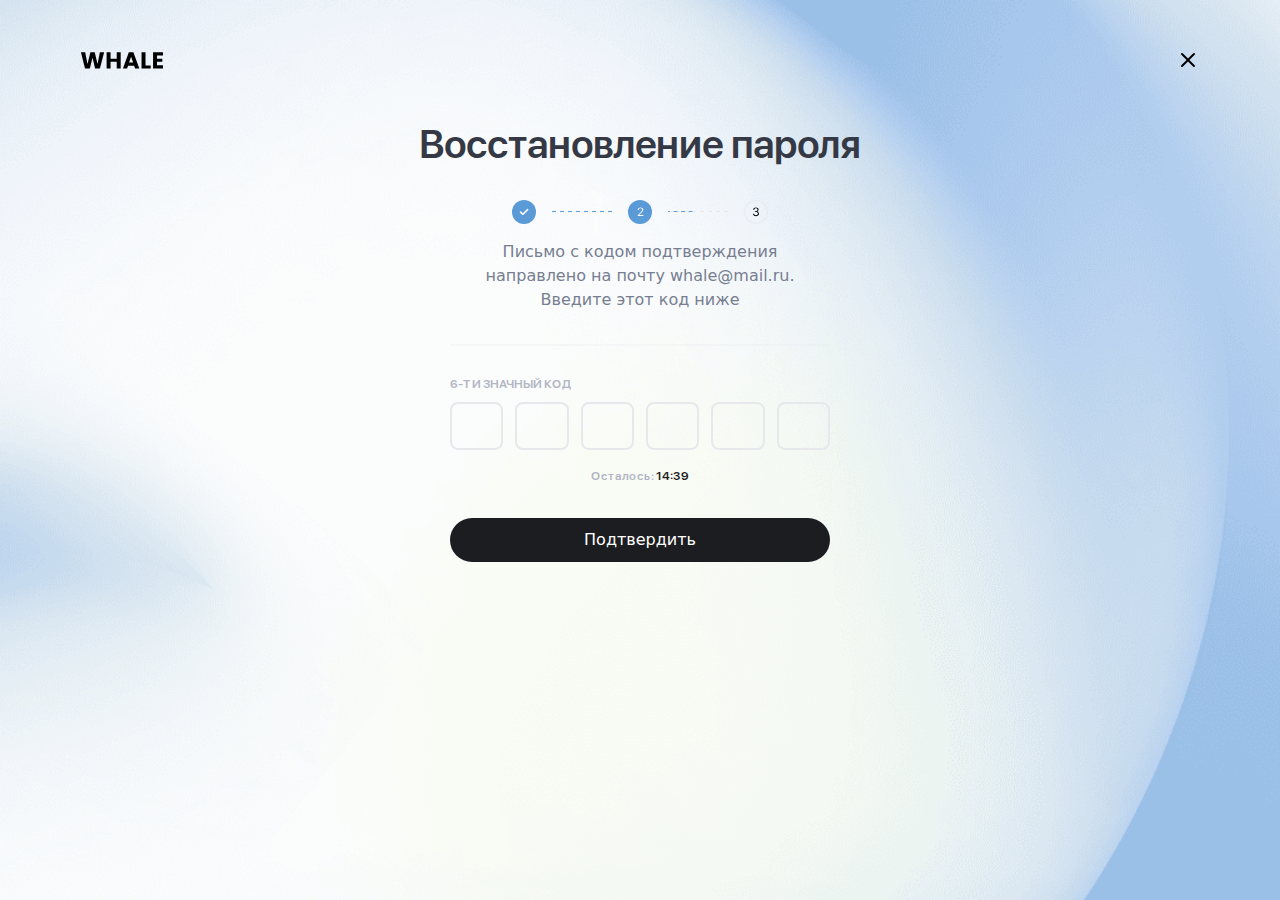
<file: step2.html>
<!doctype html>
<html lang="ru">
<head>
  <meta charset="UTF-8">
  <meta name="viewport"
        content="width=device-width, user-scalable=no, initial-scale=1.0, maximum-scale=1.0, minimum-scale=1.0">
  <meta http-equiv="X-UA-Compatible" content="ie=edge">
  <title data-i18n-key="recovery-step2">Шаг 2</title>
<script defer src="js/app.js"></script><link href="css/app.css" rel="stylesheet"></head>
<body><svg aria-hidden="true" width="0" height="0" style="position:absolute"><symbol fill="none" viewBox="0 0 24 25" id="Faq-arrow-closed" xmlns="http://www.w3.org/2000/svg"><path fill-rule="evenodd" clip-rule="evenodd" d="M16.207 10.293a1 1 0 00-1.414 0L12 13.086l-2.793-2.793a1 1 0 10-1.414 1.414l3.5 3.5a1 1 0 001.414 0l3.5-3.5a1 1 0 000-1.414z" fill="#777E91"/></symbol><symbol fill="none" viewBox="0 0 24 25" id="Faq-arrow-open" xmlns="http://www.w3.org/2000/svg"><path fill-rule="evenodd" clip-rule="evenodd" d="M7.793 14.707a1 1 0 001.414 0L12 11.914l2.793 2.793a1 1 0 001.414-1.414l-3.5-3.5a1 1 0 00-1.414 0l-3.5 3.5a1 1 0 000 1.414z" fill="#777E91"/></symbol><symbol fill="none" viewBox="0 0 1219 1025" id="advantages-bg" xmlns="http://www.w3.org/2000/svg"><path d="M510.556 722.416C359.175 659.367 282.741 497.075 339.85 359.957a247.688 247.688 0 0121.534-40.624c-26.594 126.201 48.843 262.11 184.376 318.558 135.533 56.449 285.084 14.245 355.995-93.498a247.706 247.706 0 01-13.67 43.9c-57.108 137.118-226.148 197.172-377.529 134.123z" fill="url(#acpaint0_linear_3_10)"/><g filter="url(#acfilter0_f_3_10)"><path d="M514.468 713.024C363.087 649.975 282.741 497.075 339.85 359.957a247.688 247.688 0 0121.534-40.624c-26.594 126.201 44.932 271.502 180.465 327.95 135.532 56.448 288.995 4.853 359.906-102.89a247.706 247.706 0 01-13.67 43.9c-57.108 137.118-222.236 187.78-373.617 124.731z" fill="url(#acpaint1_linear_3_10)"/></g><g filter="url(#acfilter1_f_3_10)"><path d="M516.424 708.329C365.043 645.28 281.957 485.728 339.066 348.61a247.688 247.688 0 0121.534-40.624c-26.594 126.201 43.76 287.545 179.293 343.993 135.533 56.448 295.498-12.414 366.408-120.157a247.702 247.702 0 01-13.669 43.9C835.524 712.84 667.805 771.378 516.424 708.329z" fill="url(#acpaint2_linear_3_10)"/></g><g filter="url(#acfilter2_f_3_10)"><path d="M516.424 708.329C365.043 645.28 281.957 485.728 339.066 348.61a247.688 247.688 0 0121.534-40.624c-26.594 126.201 43.76 287.545 179.293 343.993 135.533 56.448 295.498-12.414 366.408-120.157a247.702 247.702 0 01-13.669 43.9C835.524 712.84 667.805 771.378 516.424 708.329z" fill="url(#acpaint3_linear_3_10)"/></g><g filter="url(#acfilter3_f_3_10)"><path d="M516.424 708.329C365.043 645.28 281.957 485.728 339.066 348.61a247.688 247.688 0 0121.534-40.624c-26.594 126.201 43.76 287.545 179.293 343.993 135.533 56.448 295.498-12.414 366.408-120.157a247.702 247.702 0 01-13.669 43.9C835.524 712.84 667.805 771.378 516.424 708.329z" fill="url(#acpaint4_linear_3_10)"/></g><g filter="url(#acfilter4_f_3_10)"><path d="M517.495 678.468c-151.381-63.049-235.538-192.74-178.429-329.858a247.688 247.688 0 0121.534-40.624c-26.594 126.201 33.576 301.212 172.937 359.254 174.613 72.725 301.854-27.675 372.764-135.418a247.702 247.702 0 01-13.669 43.9C835.524 712.84 668.876 741.517 517.495 678.468z" fill="url(#acpaint5_linear_3_10)"/></g><g filter="url(#acfilter5_f_3_10)"><path d="M517.495 678.468c-151.381-63.049-263.93-184.935-206.821-322.052 5.989-14.381 59.332-48.026 67.635-60.685-26.594 126.201 15.867 313.467 155.228 371.509 174.613 72.725 292.455-47.776 363.366-155.519-13.677-5.696 32.018 40.543 26.029 54.924-57.109 137.117-254.056 174.872-405.437 111.823z" fill="url(#acpaint6_linear_3_10)"/></g><g filter="url(#acfilter6_f_3_10)"><path d="M517.495 678.468c-151.381-63.049-263.93-184.935-206.821-322.052 5.989-14.381 59.332-48.026 67.635-60.685-26.594 126.201 15.867 313.467 155.228 371.509 174.613 72.725 292.455-47.776 363.366-155.519-13.677-5.696 32.018 40.543 26.029 54.924-57.109 137.117-254.056 174.872-405.437 111.823z" fill="url(#acpaint7_linear_3_10)"/></g><g filter="url(#acfilter7_f_3_10)"><path d="M517.495 678.468c-151.381-63.049-263.93-184.935-206.821-322.052 5.989-14.381 59.332-48.026 67.635-60.685-26.594 126.201 15.867 313.467 155.228 371.509 174.613 72.725 292.455-47.776 363.366-155.519-13.677-5.696 32.018 40.543 26.029 54.924-57.109 137.117-254.056 174.872-405.437 111.823z" fill="url(#acpaint8_linear_3_10)"/></g><g filter="url(#acfilter8_f_3_10)"><mask id="aca" style="mask-type:alpha" maskUnits="userSpaceOnUse" x="263" y="373" width="290" height="361"><path opacity=".8" d="M376.849 373.992l-112.902 86.391L323.2 618.098l228.905 115.717-23.204-123.455 1.451-32.705-122.593-188.037-30.91-15.626z" fill="url(#acpaint9_linear_3_10)"/></mask><g opacity=".8" mask="url(#aca)"><path opacity=".8" d="M563.78 713.268c-30.851-2.58-9.331 18.761-39.942 3.287-14.106-7.131-98.993-104.951-111.052-114.013-45.986-48.868-62.934-110.653-44.159-163.442 3.791-10.73 9.117-20.559 15.282-30.129-31.279 48.445 9.392 118.228 55.61 160.581 65.375 59.988 162.824 87.626 248.819 46.246-34.623 53.345-152.868 66.641-133.398 69.522l8.84 27.948z" fill="#7FC0C7"/><g opacity=".8" filter="url(#acfilter9_f_3_10)"><path opacity=".8" d="M569.438 699.999c-30.851-2.58-9.332 18.762-39.942 3.287-14.106-7.131-98.994-104.951-111.052-114.012-45.987-48.868-62.934-110.654-44.159-163.443 3.79-10.729 9.117-20.558 15.282-30.129-31.279 48.446 12.036 145.159 58.253 187.513 65.376 59.987 142.849 106.39 228.844 65.01-34.623 53.345-135.536 20.945-116.066 23.827l8.84 27.947z" fill="#7FC0C7"/></g><g opacity=".8" filter="url(#acfilter10_f_3_10)"><path opacity=".8" d="M569.438 699.999c-30.851-2.58-9.332 18.762-39.942 3.287-14.106-7.131-98.994-104.951-111.052-114.012-45.987-48.868-62.934-110.654-44.159-163.443 3.79-10.729 9.117-20.558 15.282-30.129-31.279 48.446 12.036 145.159 58.253 187.513 65.376 59.987 142.849 106.39 228.844 65.01-34.623 53.345-135.536 20.945-116.066 23.827l8.84 27.947z" fill="#7FC0C7"/></g><g opacity=".8" filter="url(#acfilter11_f_3_10)"><path opacity=".8" d="M569.438 699.999c-30.851-2.58-9.332 18.762-39.942 3.287-14.106-7.131-98.994-104.951-111.052-114.012-45.987-48.868-62.934-110.654-44.159-163.443 3.79-10.729 9.117-20.558 15.282-30.129-31.279 48.446 12.036 145.159 58.253 187.513 65.376 59.987 142.849 106.39 228.844 65.01-34.623 53.345-135.536 20.945-116.066 23.827l8.84 27.947z" fill="#7FC0C7"/></g><g opacity=".8" filter="url(#acfilter12_f_3_10)"><path opacity=".8" d="M569.438 699.999c-30.851-2.58-9.332 18.762-39.942 3.287-14.106-7.131-98.994-104.951-111.052-114.012-45.987-48.868-62.934-110.654-44.159-163.443 3.79-10.729 9.117-20.558 15.282-30.129-31.279 48.446-2.154 144.187 44.064 186.54 65.375 59.988 157.038 107.363 243.033 65.983-34.623 53.345-135.536 20.945-116.066 23.827l8.84 27.947z" fill="#7FC0C7"/></g><g opacity=".8" filter="url(#acfilter13_f_3_10)"><path opacity=".8" d="M569.438 699.999c-30.851-2.58-9.331 18.762-39.942 3.287-14.106-7.131-98.993-104.951-111.052-114.012-45.986-48.868-62.934-110.654-44.159-163.443 3.791-10.729 8.075-24.905 14.24-34.475-31.278 48.445-3.865 146.717 42.353 189.07 65.375 59.987 159.792 109.179 245.787 67.799-34.624 53.345-135.537 20.945-116.067 23.827l8.84 27.947z" fill="#7FC0C7"/></g><g opacity=".8" filter="url(#acfilter14_f_3_10)"><path opacity=".8" d="M563.78 713.268c-30.851-2.58-9.331 18.761-39.942 3.287-14.106-7.131-93.601-107.318-105.659-116.38-45.987-48.868-68.327-108.286-49.552-161.075 3.791-10.73 9.117-20.559 15.282-30.129-31.279 48.445 7.683 121.609 53.901 163.962 65.375 59.987 153.596 105.881 239.59 64.501-34.623 53.345-141.93 45.005-122.46 47.886l8.84 27.948z" fill="#7FC0C7"/></g><g opacity=".8" filter="url(#acfilter15_f_3_10)"><path opacity=".8" d="M564.007 706.592c-30.851-2.58-9.331 18.762-39.942 3.287-14.106-7.131-93.601-107.318-105.659-116.38-45.987-48.868-68.327-108.286-49.552-161.075 3.791-10.729 9.117-20.559 15.282-30.129-31.279 48.445 5.291 126.342 51.508 168.695 65.375 59.987 153.596 105.881 239.591 64.501-34.623 53.345-139.538 40.272-120.068 43.154l8.84 27.947z" fill="#7FC0C7"/></g><g opacity=".8" filter="url(#acfilter16_f_3_10)"><path opacity=".8" d="M567.729 703.38c-30.851-2.58-9.331 18.761-39.942 3.287-14.106-7.131-93.601-107.319-105.659-116.38-45.987-48.868-68.327-108.286-49.552-161.075 3.791-10.73 9.117-20.559 15.282-30.129-31.279 48.445-.027 138.934 46.191 181.287 65.375 59.988 153.596 105.881 239.591 64.501-34.623 53.345-134.221 27.68-114.751 30.561l8.84 27.948z" fill="#7FC0C7"/></g><g opacity=".8" filter="url(#acfilter17_f_3_10)"><path opacity=".8" d="M567.729 703.38c-30.851-2.58-9.331 18.761-39.942 3.287-14.106-7.131-86.085-101.25-98.143-110.312-45.987-48.868-75.502-124.447-56.727-177.236 3.791-10.729 8.776-10.466 14.941-20.036-31.279 48.445-24.557 125.22 21.66 167.573 65.376 59.988 110.481 133.064 196.476 91.684-34.623 53.345-66.575 14.211-47.105 17.092l8.84 27.948z" fill="#7FC0C7"/></g><g opacity=".8" filter="url(#acfilter18_f_3_10)"><path opacity=".8" d="M567.729 703.38c-30.851-2.58-9.331 18.761-39.942 3.287-14.106-7.131-95.104-115.572-107.162-124.633-45.987-48.868-66.483-110.126-47.708-162.915 3.791-10.729 8.776-10.466 14.941-20.036-31.279 48.445-11.855 121.879 34.363 164.232 65.375 59.988 97.778 136.405 183.773 95.025-34.623 53.345-66.575 14.211-47.105 17.092l8.84 27.948z" fill="#7FC0C7"/></g></g></g><defs><filter id="acfilter0_f_3_10" x="306.885" y="304.809" width="609.394" height="449.57" filterUnits="userSpaceOnUse" color-interpolation-filters="sRGB"><feFlood flood-opacity="0" result="BackgroundImageFix"/><feBlend in="SourceGraphic" in2="BackgroundImageFix" result="shape"/><feGaussianBlur stdDeviation="7.262" result="effect1_foregroundBlur_3_10"/></filter><filter id="acfilter1_f_3_10" x="277.385" y="264.413" width="672.49" height="512.816" filterUnits="userSpaceOnUse" color-interpolation-filters="sRGB"><feFlood flood-opacity="0" result="BackgroundImageFix"/><feBlend in="SourceGraphic" in2="BackgroundImageFix" result="shape"/><feGaussianBlur stdDeviation="21.787" result="effect1_foregroundBlur_3_10"/></filter><filter id="acfilter2_f_3_10" x="258.019" y="245.047" width="711.221" height="551.547" filterUnits="userSpaceOnUse" color-interpolation-filters="sRGB"><feFlood flood-opacity="0" result="BackgroundImageFix"/><feBlend in="SourceGraphic" in2="BackgroundImageFix" result="shape"/><feGaussianBlur stdDeviation="31.469" result="effect1_foregroundBlur_3_10"/></filter><filter id="acfilter3_f_3_10" x="258.019" y="245.047" width="711.221" height="551.547" filterUnits="userSpaceOnUse" color-interpolation-filters="sRGB"><feFlood flood-opacity="0" result="BackgroundImageFix"/><feBlend in="SourceGraphic" in2="BackgroundImageFix" result="shape"/><feGaussianBlur stdDeviation="31.469" result="effect1_foregroundBlur_3_10"/></filter><filter id="acfilter4_f_3_10" x="171" y="157.901" width="885.386" height="702.506" filterUnits="userSpaceOnUse" color-interpolation-filters="sRGB"><feFlood flood-opacity="0" result="BackgroundImageFix"/><feBlend in="SourceGraphic" in2="BackgroundImageFix" result="shape"/><feGaussianBlur stdDeviation="75.042" result="effect1_foregroundBlur_3_10"/></filter><filter id="acfilter5_f_3_10" x="203.575" y="203.744" width="811.889" height="596.332" filterUnits="userSpaceOnUse" color-interpolation-filters="sRGB"><feFlood flood-opacity="0" result="BackgroundImageFix"/><feBlend in="SourceGraphic" in2="BackgroundImageFix" result="shape"/><feGaussianBlur stdDeviation="45.994" result="effect1_foregroundBlur_3_10"/></filter><filter id="acfilter6_f_3_10" x="97.064" y="97.232" width="1024.91" height="809.355" filterUnits="userSpaceOnUse" color-interpolation-filters="sRGB"><feFlood flood-opacity="0" result="BackgroundImageFix"/><feBlend in="SourceGraphic" in2="BackgroundImageFix" result="shape"/><feGaussianBlur stdDeviation="99.249" result="effect1_foregroundBlur_3_10"/></filter><filter id="acfilter7_f_3_10" x=".235" y=".403" width="1218.57" height="1003.01" filterUnits="userSpaceOnUse" color-interpolation-filters="sRGB"><feFlood flood-opacity="0" result="BackgroundImageFix"/><feBlend in="SourceGraphic" in2="BackgroundImageFix" result="shape"/><feGaussianBlur stdDeviation="147.664" result="effect1_foregroundBlur_3_10"/></filter><filter id="acfilter8_f_3_10" x="355.152" y="385.408" width="202.901" height="342.773" filterUnits="userSpaceOnUse" color-interpolation-filters="sRGB"><feFlood flood-opacity="0" result="BackgroundImageFix"/><feBlend in="SourceGraphic" in2="BackgroundImageFix" result="shape"/><feGaussianBlur stdDeviation="2.974" result="effect1_foregroundBlur_3_10"/></filter><filter id="acfilter9_f_3_10" x="360.81" y="389.754" width="321.802" height="325.159" filterUnits="userSpaceOnUse" color-interpolation-filters="sRGB"><feFlood flood-opacity="0" result="BackgroundImageFix"/><feBlend in="SourceGraphic" in2="BackgroundImageFix" result="shape"/><feGaussianBlur stdDeviation="2.974" result="effect1_foregroundBlur_3_10"/></filter><filter id="acfilter10_f_3_10" x="303.708" y="332.651" width="436.007" height="439.364" filterUnits="userSpaceOnUse" color-interpolation-filters="sRGB"><feFlood flood-opacity="0" result="BackgroundImageFix"/><feBlend in="SourceGraphic" in2="BackgroundImageFix" result="shape"/><feGaussianBlur stdDeviation="31.525" result="effect1_foregroundBlur_3_10"/></filter><filter id="acfilter11_f_3_10" x="332.259" y="361.203" width="378.905" height="382.261" filterUnits="userSpaceOnUse" color-interpolation-filters="sRGB"><feFlood flood-opacity="0" result="BackgroundImageFix"/><feBlend in="SourceGraphic" in2="BackgroundImageFix" result="shape"/><feGaussianBlur stdDeviation="17.25" result="effect1_foregroundBlur_3_10"/></filter><filter id="acfilter12_f_3_10" x="332.259" y="361.203" width="378.905" height="382.261" filterUnits="userSpaceOnUse" color-interpolation-filters="sRGB"><feFlood flood-opacity="0" result="BackgroundImageFix"/><feBlend in="SourceGraphic" in2="BackgroundImageFix" result="shape"/><feGaussianBlur stdDeviation="17.25" result="effect1_foregroundBlur_3_10"/></filter><filter id="acfilter13_f_3_10" x="332.259" y="356.857" width="378.906" height="386.607" filterUnits="userSpaceOnUse" color-interpolation-filters="sRGB"><feFlood flood-opacity="0" result="BackgroundImageFix"/><feBlend in="SourceGraphic" in2="BackgroundImageFix" result="shape"/><feGaussianBlur stdDeviation="17.25" result="effect1_foregroundBlur_3_10"/></filter><filter id="acfilter14_f_3_10" x="346.507" y="393.506" width="346.358" height="344.192" filterUnits="userSpaceOnUse" color-interpolation-filters="sRGB"><feFlood flood-opacity="0" result="BackgroundImageFix"/><feBlend in="SourceGraphic" in2="BackgroundImageFix" result="shape"/><feGaussianBlur stdDeviation="7.733" result="effect1_foregroundBlur_3_10"/></filter><filter id="acfilter15_f_3_10" x="344.355" y="384.451" width="348.725" height="348.951" filterUnits="userSpaceOnUse" color-interpolation-filters="sRGB"><feFlood flood-opacity="0" result="BackgroundImageFix"/><feBlend in="SourceGraphic" in2="BackgroundImageFix" result="shape"/><feGaussianBlur stdDeviation="8.922" result="effect1_foregroundBlur_3_10"/></filter><filter id="acfilter16_f_3_10" x="356.404" y="389.566" width="326.753" height="332.296" filterUnits="userSpaceOnUse" color-interpolation-filters="sRGB"><feFlood flood-opacity="0" result="BackgroundImageFix"/><feBlend in="SourceGraphic" in2="BackgroundImageFix" result="shape"/><feGaussianBlur stdDeviation="4.759" result="effect1_foregroundBlur_3_10"/></filter><filter id="acfilter17_f_3_10" x="338.631" y="370.532" width="295.914" height="370.364" filterUnits="userSpaceOnUse" color-interpolation-filters="sRGB"><feFlood flood-opacity="0" result="BackgroundImageFix"/><feBlend in="SourceGraphic" in2="BackgroundImageFix" result="shape"/><feGaussianBlur stdDeviation="14.276" result="effect1_foregroundBlur_3_10"/></filter><filter id="acfilter18_f_3_10" x="337.433" y="370.532" width="297.113" height="370.364" filterUnits="userSpaceOnUse" color-interpolation-filters="sRGB"><feFlood flood-opacity="0" result="BackgroundImageFix"/><feBlend in="SourceGraphic" in2="BackgroundImageFix" result="shape"/><feGaussianBlur stdDeviation="14.276" result="effect1_foregroundBlur_3_10"/></filter><linearGradient id="acpaint0_linear_3_10" x1="845.181" y1="691.307" x2="296.945" y2="462.971" gradientUnits="userSpaceOnUse"><stop stop-color="#65A3FF"/><stop offset="1" stop-color="#4D90B5"/></linearGradient><linearGradient id="acpaint1_linear_3_10" x1="847.136" y1="686.611" x2="298.901" y2="458.276" gradientUnits="userSpaceOnUse"><stop stop-color="#65A3FF"/><stop offset="1" stop-color="#4D90B5"/></linearGradient><linearGradient id="acpaint2_linear_3_10" x1="850.094" y1="677.856" x2="297.75" y2="447.809" gradientUnits="userSpaceOnUse"><stop stop-color="#65A3FF"/><stop offset="1" stop-color="#4D90B5"/></linearGradient><linearGradient id="acpaint3_linear_3_10" x1="850.094" y1="677.856" x2="297.75" y2="447.809" gradientUnits="userSpaceOnUse"><stop stop-color="#65A3FF"/><stop offset="1" stop-color="#4D90B5"/></linearGradient><linearGradient id="acpaint4_linear_3_10" x1="850.094" y1="677.856" x2="297.75" y2="447.809" gradientUnits="userSpaceOnUse"><stop stop-color="#65A3FF"/><stop offset="1" stop-color="#4D90B5"/></linearGradient><linearGradient id="acpaint5_linear_3_10" x1="855.473" y1="664.943" x2="303.128" y2="434.895" gradientUnits="userSpaceOnUse"><stop stop-color="#65A3FF"/><stop offset="1" stop-color="#4D90B5"/></linearGradient><linearGradient id="acpaint6_linear_3_10" x1="880.944" y1="667.458" x2="284.576" y2="419.075" gradientUnits="userSpaceOnUse"><stop stop-color="#65A3FF"/><stop offset="1" stop-color="#4D90B5"/></linearGradient><linearGradient id="acpaint7_linear_3_10" x1="880.944" y1="667.458" x2="284.576" y2="419.075" gradientUnits="userSpaceOnUse"><stop stop-color="#65A3FF"/><stop offset="1" stop-color="#4D90B5"/></linearGradient><linearGradient id="acpaint8_linear_3_10" x1="880.944" y1="667.458" x2="284.576" y2="419.075" gradientUnits="userSpaceOnUse"><stop stop-color="#65A3FF"/><stop offset="1" stop-color="#4D90B5"/></linearGradient><linearGradient id="acpaint9_linear_3_10" x1="502.258" y1="632.449" x2="434.311" y2="390.89" gradientUnits="userSpaceOnUse"><stop stop-color="#C4C4C4" stop-opacity="0"/><stop offset=".566" stop-color="#C4C4C4"/><stop offset="1" stop-color="#C4C4C4" stop-opacity="0"/></linearGradient></defs></symbol><symbol fill="none" viewBox="0 0 317 158" id="advantages-design" xmlns="http://www.w3.org/2000/svg"><path d="M6.188 24.848a9.11 9.11 0 01-.98-.476 4.455 4.455 0 01-1.064-.756 3.306 3.306 0 01-.784-1.148 8.645 8.645 0 01-.392-1.596c-.056-.523-.075-1.13-.056-1.82 0-.97.065-1.81.196-2.52.15-.728.373-1.465.672-2.212.037-.056.103-.215.196-.476.112-.28.233-.579.364-.896.15-.317.261-.56.336-.728.15-.317.373-.737.672-1.26.317-.541.653-1.064 1.008-1.568.541-.803.999-1.456 1.372-1.96a12.42 12.42 0 011.064-1.316c.355-.355.737-.7 1.148-1.036.43-.336.961-.719 1.596-1.148.41-.299.933-.485 1.568-.56a3.55 3.55 0 011.904.308c.616.261 1.073.765 1.372 1.512.205.392.299.887.28 1.484a7.254 7.254 0 01-.336 1.876 10.18 10.18 0 01-.784 1.848c-.317.579-.672 1.045-1.064 1.4-.243.224-.57.261-.98.112a2.978 2.978 0 01-.98-.588 6.822 6.822 0 01-.28-.56c0-.056.037-.093.112-.112a5.09 5.09 0 00.448-.672c.187-.317.373-.653.56-1.008a7.32 7.32 0 00.392-.896c.15-.784.252-1.297.308-1.54.056-.261 0-.476-.168-.644-.075-.075-.187-.103-.336-.084-.13.019-.355.112-.672.28-.43.187-.943.57-1.54 1.148a16.132 16.132 0 00-1.736 2.016 51.238 51.238 0 00-1.876 2.632 9.777 9.777 0 00-1.148 2.352c-.037.075-.103.215-.196.42l-.112.308c.019.075-.01.261-.084.56-.075.28-.159.523-.252.728-.205.859-.327 1.69-.364 2.492-.037.784.01 1.475.14 2.072.15.579.364 1.008.644 1.288.243.168.55.224.924.168.373-.056.803-.187 1.288-.392.485-.205 1.008-.43 1.568-.672a9.477 9.477 0 001.232-.616 5.64 5.64 0 00.84-.588c.15-.112.336-.224.56-.336.243-.13.448-.196.616-.196.261-.093.457-.019.588.224.13.243.196.55.196.924 0 .261-.187.579-.56.952-.373.373-.784.69-1.232.952-.15.15-.355.29-.616.42a9.132 9.132 0 01-.756.308 8.56 8.56 0 01-1.456.868 9.123 9.123 0 01-1.764.644c-.579.15-1.11.177-1.596.084zm11.86-2.044c-.243 0-.439-.047-.588-.14-.13-.093-.299-.224-.504-.392a5.317 5.317 0 01-.868-1.204c-.206-.43-.28-.803-.224-1.12.056-.15.074-.29.056-.42v-.224c-.094-.093-.122-.15-.084-.168a.653.653 0 00.112-.168c.112 0 .15-.103.112-.308-.038-.15.018-.467.168-.952.168-.504.392-.98.672-1.428.112-.187.28-.43.504-.728.224-.317.466-.625.728-.924.28-.317.532-.57.756-.756.466-.392.896-.71 1.288-.952.41-.243.821-.41 1.232-.504.41-.093.83-.14 1.26-.14.448 0 .812.15 1.092.448.43.187.728.439.896.756.186.317.308.728.364 1.232.056.56 0 1.25-.168 2.072-.168.803-.626 1.736-1.372 2.8-.467.672-.924 1.195-1.372 1.568-.448.373-.943.719-1.484 1.036-.392.261-.812.42-1.26.476-.448.056-.887.103-1.316.14zm2.856-3.416c.41-.355.7-.747.868-1.176.186-.43.382-.933.588-1.512.074-.112.121-.299.14-.56.037-.261.046-.513.028-.756-.019-.261-.084-.41-.196-.448-.168-.13-.336-.159-.504-.084-.168.056-.383.177-.644.364a10.815 10.815 0 00-1.568 1.624c-.467.597-.794 1.335-.98 2.212-.056.467-.01.821.14 1.064.168.224.43.29.784.196.373-.112.821-.42 1.344-.924zm14.988 2.94c-.41-.037-.756-.121-1.036-.252-.261-.15-.476-.439-.644-.868a3.794 3.794 0 01-.112-.924c.019-.336.047-.653.084-.952.038-.317.056-.588.056-.812v-.224-.308c-.037-.28-.112-.448-.224-.504-.093-.075-.261-.065-.504.028a9.902 9.902 0 00-1.288.756c-.448.299-.924.653-1.428 1.064-.485.392-.99.812-1.512 1.26-.41.448-.718.812-.924 1.092-.186.28-.382.42-.588.42-.15.075-.308.056-.476-.056a7.653 7.653 0 01-.532-.392c-.13-.15-.29-.336-.476-.56a5.35 5.35 0 01-.308-.476c0-.299.019-.57.056-.812.056-.243.13-.495.224-.756.112-.261.243-.56.392-.896.075-.13.14-.261.196-.392.075-.15.159-.308.252-.476.075-.261.178-.56.308-.896.15-.336.29-.653.42-.952.206-.485.364-.905.476-1.26.112-.355.206-.737.28-1.148-.018-.037-.01-.093.028-.168a.25.25 0 01.168-.14h.056c.13-.093.374-.103.728-.028.374.056.654.159.84.308.392.336.579.775.56 1.316-.018.541-.298 1.25-.84 2.128-.13.299-.27.579-.42.84-.13.243-.196.41-.196.504l.224-.168c.15-.112.327-.243.532-.392.206-.168.383-.299.532-.392.094-.093.299-.261.616-.504a29.013 29.013 0 011.932-1.456c.206-.15.467-.299.784-.448.318-.168.514-.252.588-.252.187 0 .41.065.672.196.28.13.532.29.756.476.243.168.383.327.42.476 0 .075-.01.177-.028.308a1.882 1.882 0 00-.028.308c-.018.299-.028.663-.028 1.092.019.41.028.83.028 1.26 0 .41-.037.784-.112 1.12l.028.056a.306.306 0 01.056.112c-.018.019-.028.056-.028.112l.028.056.112.392.196.448c.075.15.159.345.252.588-.018.243-.158.485-.42.728-.242.224-.485.364-.728.42zm6.608-.056c-.187.13-.42.205-.7.224a.965.965 0 01-.7-.308c-.355-.336-.663-.999-.924-1.988-.262-1.008-.392-2.37-.392-4.088.075-.765.112-1.475.112-2.128.018-.653.028-1.017.028-1.092.205-.13.467-.168.784-.112.336.037.607.103.812.196a.782.782 0 01.392.42c.093.187.15.523.168 1.008.037.467.056 1.185.056 2.156a56.883 56.883 0 00-.112 1.792c-.019.448 0 .71.056.784.075.13.112.205.112.224l.42-.42c.15-.205.308-.476.476-.812.187-.336.345-.607.476-.812.205-.261.392-.513.56-.756.186-.243.317-.401.392-.476.075-.15.168-.29.28-.42.112-.13.205-.261.28-.392.205-.355.42-.644.644-.868.224-.243.373-.364.448-.364.075.056.215.047.42-.028.205-.093.345-.14.42-.14.13-.13.308-.13.532 0 .075.056.14.121.196.196a.269.269 0 01.084.196c0 .093-.056.327-.168.7a7.95 7.95 0 01-.364 1.064c-.13.336-.243.532-.336.588l-.084.084-.196.196c-.037.13-.168.373-.392.728a21.24 21.24 0 01-.784 1.176c-.299.43-.607.859-.924 1.288-.318.41-.598.775-.84 1.092a3.823 3.823 0 01-.644.7 3.932 3.932 0 01-.588.392zm8.737 1.232c-1.026 0-1.82-.299-2.38-.896-.541-.597-.812-1.512-.812-2.744 0-.672.122-1.41.364-2.212.262-.803.598-1.587 1.008-2.352a11.01 11.01 0 011.4-1.988c.504-.579 1.008-.98 1.512-1.204.187-.093.383-.159.588-.196.224-.056.439-.084.644-.084.224 0 .467.019.728.056.28.019.542.075.784.168.43.13.803.383 1.12.756.336.373.504.915.504 1.624 0 .187-.018.392-.056.616-.037.205-.102.41-.196.616a5.848 5.848 0 01-1.12 1.764c-.485.56-.998.952-1.54 1.176-.149.075-.298.13-.448.168a2.97 2.97 0 01-.42.028c-.392 0-.746-.056-1.064-.168a3.633 3.633 0 01-.84-.448l-.224-.196-.14.28c-.13.355-.224.653-.28.896-.037.243-.056.42-.056.532 0 .224.01.457.028.7.019.224.075.41.168.56a.826.826 0 00.28.224c.131.056.29.084.476.084h.308c.112-.019.206-.037.28-.056.336-.075.607-.196.812-.364.224-.187.458-.345.7-.476l.112-.056-.028-.084c.318-.168.532-.27.644-.308.112-.056.196-.103.252-.14a.348.348 0 01.252-.112c.262-.037.514.037.756.224.262.168.392.383.392.644 0 .112-.084.29-.252.532a4.03 4.03 0 01-.588.728 3.025 3.025 0 01-.7.532.71.71 0 00-.168.084.71.71 0 00-.168.084h.028c-.168.224-.336.336-.504.336h-.224c-.074.13-.317.27-.728.42-.41.168-.812.252-1.204.252zm1.456-6.748c.168 0 .318-.028.448-.084.15-.056.29-.121.42-.196.448-.317.738-.728.868-1.232.131-.504.084-.887-.14-1.148a.27.27 0 00-.14-.112.345.345 0 00-.196-.056c-.205 0-.438.065-.7.196-.242.13-.485.317-.728.56a4.644 4.644 0 00-.672.868l-.364.588a.214.214 0 01.084-.028.214.214 0 01.084-.028c.168 0 .28.056.336.168.056.112.122.224.196.336.094.112.262.168.504.168zm6.524 5.292c-.075 0-.252-.065-.532-.196-.28-.15-.457-.261-.532-.336a1.077 1.077 0 01-.252-.476c-.037-.187-.056-.541-.056-1.064 0-.597.121-1.27.364-2.016.243-.765.653-1.783 1.232-3.052l1.148-2.324c.093-.13.177-.243.252-.336.075-.112.159-.215.252-.308h.14c.075 0 .13.01.168.028.168.019.43.121.784.308.373.187.597.467.672.84 0 .243-.037.532-.112.868-.075.317-.299.737-.672 1.26-.15.187-.299.457-.448.812-.13.355-.252.69-.364 1.008-.019.037-.075.13-.168.28-.075.13-.15.27-.224.42-.075.13-.112.215-.112.252l-.112.252 1.204-1.176c.84-.84 1.55-1.437 2.128-1.792.579-.355 1.064-.504 1.456-.448.41.056.737.29.98.7.13.187.224.392.28.616.056.205.093.448.112.728.019.28.01.635-.028 1.064v1.596c.355-.093.625-.168.812-.224.187-.075.373-.14.56-.196l.448-.112c.168-.037.373-.065.616-.084-.019.243-.121.541-.308.896s-.42.71-.7 1.064c-.261.355-.55.653-.868.896-.299.243-.579.364-.84.364-.243 0-.523-.075-.84-.224-.317-.168-.588-.485-.812-.952-.075-.243-.15-.523-.224-.84a4.393 4.393 0 01-.112-1.008v-1.232a.582.582 0 00-.028-.224c0-.056-.01-.084-.028-.084-.075 0-.317.196-.728.588-.392.392-.793.803-1.204 1.232-.859.896-1.577 1.559-2.156 1.988-.56.43-.943.644-1.148.644zm12.264.028c-.075 0-.234-.056-.477-.168l-.364-.168a.66.66 0 00-.084-.28.922.922 0 01-.055-.28 1.397 1.397 0 01-.392-.364.551.551 0 01-.084-.56c.111-.205.26-.513.447-.924.206-.43.42-.905.645-1.428.242-.541.466-1.064.671-1.568.206-.504.383-.933.532-1.288a8.71 8.71 0 00.253-.672c0-.075.009-.205.028-.392.037-.187.158-.345.364-.476.242-.168.494-.177.755-.028.262.15.486.41.672.784.187.355.28.775.28 1.26 0 .13-.093.467-.28 1.008a30.48 30.48 0 01-.755 1.876 32.761 32.761 0 01-1.008 2.212c-.28.541-.495.924-.645 1.148-.13.205-.298.308-.503.308zm3.808-10.724c-.225 0-.495-.103-.813-.308a3.575 3.575 0 01-.811-.784c-.243-.317-.365-.653-.365-1.008 0-.093.085-.261.252-.504.168-.261.327-.513.476-.756.168-.243.252-.383.252-.42.15 0 .327.028.532.084.206.056.374.121.505.196.205.467.476.868.812 1.204.335.317.503.681.503 1.092 0 .41-.102.719-.308.924-.205.187-.55.28-1.035.28zm6.224 11.088a4.376 4.376 0 01-1.792.56 4.136 4.136 0 01-1.736-.252 3.177 3.177 0 01-1.316-.98c-.187-.243-.364-.625-.532-1.148-.168-.541-.196-1.27-.084-2.184a8.83 8.83 0 01.784-2.604 9.765 9.765 0 011.568-2.324c.616-.672 1.288-1.13 2.016-1.372.26-.093.522-.159.784-.196.28-.056.644-.065 1.092-.028.429.056.812.168 1.148.336.336.15.578.317.728.504.298.299.494.588.588.868.093.28.13.55.112.812-.094.597-.364 1.241-.812 1.932-.43.69-1.036 1.204-1.82 1.54-.318.13-.691.215-1.12.252-.43.037-1.018-.019-1.764-.168-.448-.093-.747-.047-.896.14-.131.187-.187.55-.168 1.092.037.336.112.635.224.896.13.243.364.41.7.504.429.075.737.084.924.028.186-.075.42-.177.7-.308.149-.093.289-.196.42-.308.149-.112.289-.224.42-.336.149-.112.27-.196.364-.252a.66.66 0 01.28-.14c.093-.019.186-.028.28-.028.205.019.4.13.588.336.186.205.308.401.364.588 0 .15-.094.364-.28.644a5.887 5.887 0 01-.756.84c-.3.28-.635.532-1.008.756zm-.364-6.244c.13-.056.317-.187.56-.392.26-.205.494-.42.7-.644.205-.243.308-.43.308-.56 0-.205-.14-.383-.42-.532-.262-.15-.607-.177-1.036-.084-.15.037-.327.14-.532.308-.206.168-.411.364-.616.588-.206.205-.383.41-.532.616-.15.187-.252.336-.308.448.074.093.224.168.448.224.224.056.466.084.728.084.28 0 .513-.019.7-.056zm13.915 6.132c-.41-.037-.756-.121-1.036-.252-.261-.15-.476-.439-.644-.868a3.794 3.794 0 01-.112-.924c.019-.336.047-.653.084-.952.038-.317.056-.588.056-.812v-.224-.308c-.037-.28-.112-.448-.224-.504-.093-.075-.261-.065-.504.028a9.902 9.902 0 00-1.288.756c-.448.299-.924.653-1.428 1.064-.485.392-.99.812-1.512 1.26-.41.448-.719.812-.924 1.092-.186.28-.382.42-.588.42-.15.075-.308.056-.476-.056a7.653 7.653 0 01-.532-.392c-.13-.15-.29-.336-.476-.56a5.35 5.35 0 01-.308-.476c0-.299.019-.57.056-.812.056-.243.13-.495.224-.756.112-.261.243-.56.392-.896.075-.13.14-.261.196-.392.075-.15.159-.308.252-.476.075-.261.177-.56.308-.896.15-.336.29-.653.42-.952.206-.485.364-.905.476-1.26.112-.355.206-.737.28-1.148-.019-.037-.01-.093.028-.168a.25.25 0 01.168-.14h.056c.13-.093.374-.103.728-.028.373.056.653.159.84.308.392.336.579.775.56 1.316-.018.541-.298 1.25-.84 2.128-.13.299-.27.579-.42.84-.13.243-.196.41-.196.504l.224-.168c.15-.112.327-.243.532-.392.205-.168.383-.299.532-.392.093-.093.299-.261.616-.504a29.013 29.013 0 011.932-1.456c.206-.15.467-.299.784-.448.318-.168.514-.252.588-.252.187 0 .41.065.672.196.28.13.532.29.756.476.243.168.383.327.42.476 0 .075-.01.177-.028.308a1.882 1.882 0 00-.028.308c-.019.299-.028.663-.028 1.092.019.41.028.83.028 1.26 0 .41-.037.784-.112 1.12l.028.056a.306.306 0 01.056.112c-.019.019-.028.056-.028.112l.028.056.112.392c.056.13.121.28.196.448.075.15.159.345.252.588-.019.243-.159.485-.42.728-.243.224-.485.364-.728.42zm6.888.84a2.56 2.56 0 01-.784-.392 10.944 10.944 0 01-.812-.644 3.49 3.49 0 01-.476-.812 3.19 3.19 0 01-.168-.896V19.08c0-.224.037-.541.112-.952.093-.41.186-.84.28-1.288.112-.448.214-.84.308-1.176.093-.355.149-.588.168-.7.056-.243-.038-.383-.28-.42a3.806 3.806 0 00-.812-.028c-.28 0-.467-.028-.56-.084-.075-.019-.112-.112-.112-.28v-.28c0-.075-.038-.121-.112-.14a.493.493 0 01-.196-.196c-.038-.075.01-.215.14-.42s.298-.327.504-.364c.168-.037.42-.065.756-.084a6.401 6.401 0 001.008-.196c.354-.112.625-.28.812-.504.168-.41.354-.85.56-1.316.205-.485.401-.905.588-1.26.186-.373.317-.607.392-.7.317-.168.644-.233.98-.196.336.019.597.177.784.476.093.13.168.224.224.28.074.056.102.14.084.252 0 .112-.075.317-.224.616-.131.28-.355.719-.672 1.316l-.252.504-.112.196c.074.019.186.028.336.028.149 0 .336-.01.56-.028.205-.037.429-.065.672-.084a1.86 1.86 0 01.644 0c.429 0 .746.121.952.364.205.243.317.55.336.924.037.205-.038.383-.224.532-.187.15-.532.224-1.036.224-.168 0-.411.01-.728.028l-.98.056a9.143 9.143 0 00-.868.084c-.224.019-.336.047-.336.084-.056.037-.15.187-.28.448-.112.243-.234.541-.364.896-.112.355-.215.69-.308 1.008-.131.635-.224 1.25-.28 1.848a8.948 8.948 0 00-.028 1.568c.056.43.168.737.336.924.168.168.42.168.756 0 .354-.187.681-.401.98-.644.336-.28.625-.364.868-.252.242.093.392.299.448.616.074.299-.01.625-.252.98a2.762 2.762 0 01-.952.896c-.411.243-.831.41-1.26.504-.43.112-.803.121-1.12.028zM42.396 57.524h-.337c-.13.019-.242-.056-.335-.224a4.207 4.207 0 01-.336-.56c-.15-.261-.178-.635-.084-1.12.093-.317.167-.635.224-.952.056-.299.084-.523.084-.672 0-.075.018-.224.055-.448.056-.205.084-.355.084-.448.094-.15.169-.355.224-.616a3.38 3.38 0 00.084-.7c0-.224.113-.43.337-.616 0-.15.027-.336.084-.56.074-.224.112-.373.112-.448.056-.261.177-.719.364-1.372.205-.672.447-1.428.727-2.268.3-.84.589-1.661.868-2.464.28-.803.532-1.484.756-2.044.224-.523.411-1.008.56-1.456.15-.448.225-.765.225-.952 0-.075.018-.13.056-.168.037-.056.12-.159.252-.308.186-.187.429-.252.727-.196.318.037.58.13.784.28.15.243.252.467.308.672.075.187.075.485 0 .896 0 .28-.065.541-.196.784-.13.224-.252.41-.364.56-.093.13-.12.187-.084.168.822-.504 1.56-.775 2.212-.812.672-.056 1.233.056 1.68.336.467.261.822.625 1.065 1.092.242.467.364.97.364 1.512 0 .224-.075.523-.224.896-.15.373-.318.728-.505 1.064-.186.317-.336.532-.448.644-.074 0-.149.065-.224.196-.074.112-.149.243-.223.392-.15.187-.402.401-.756.644a6.21 6.21 0 01-1.036.56c-.355.13-.607.168-.756.112l-.084.056c-.038.037-.056.103-.056.196 0 .037-.131.112-.393.224a6.67 6.67 0 01-.924.308c-.354.093-.68.14-.98.14-.392 0-.672-.075-.84-.224a1.634 1.634 0 00-.14.168.452.452 0 00-.056.196c0 .112-.046.29-.14.532a2.914 2.914 0 01-.28.644c-.112.205-.214.308-.308.308l-.056.084c-.037.056-.018.13.056.224l-.028.308c0 .224-.046.41-.14.56 0 .15-.027.373-.083.672-.056.299-.122.523-.197.672 0 .224-.037.439-.111.644-.056.224-.122.336-.197.336-.074.019-.12.13-.14.336a6.601 6.601 0 00-.028.476 1.948 1.948 0 01-.447 1.204c-.28.355-.532.532-.757.532zm3.584-9.8c.149 0 .42-.065.812-.196.392-.13.802-.29 1.231-.476.43-.205.766-.41 1.008-.616.486-.43.86-.85 1.12-1.26.28-.41.262-.868-.056-1.372-.149-.261-.392-.364-.727-.308-.318.037-.672.187-1.065.448a8.967 8.967 0 00-1.203.98c-.224.243-.43.523-.617.84a8.727 8.727 0 00-.475.924c-.113.299-.178.55-.197.756-.018.187.038.28.169.28zm13.494 2.716a4.376 4.376 0 01-1.792.56 4.136 4.136 0 01-1.736-.252 3.177 3.177 0 01-1.316-.98c-.187-.243-.364-.625-.533-1.148-.168-.541-.196-1.27-.084-2.184a8.832 8.832 0 01.785-2.604 9.768 9.768 0 011.567-2.324c.616-.672 1.288-1.13 2.017-1.372.26-.093.522-.159.784-.196.28-.056.644-.065 1.092-.028.429.056.811.168 1.148.336.336.15.578.317.727.504.3.299.495.588.588.868.094.28.131.55.113.812-.094.597-.365 1.241-.813 1.932-.429.69-1.035 1.204-1.82 1.54-.317.13-.69.215-1.12.252-.429.037-1.017-.019-1.764-.168-.447-.093-.746-.047-.895.14-.131.187-.187.55-.168 1.092.037.336.111.635.224.896.13.243.364.41.7.504.429.075.737.084.924.028.186-.075.42-.177.7-.308.149-.093.289-.196.42-.308.149-.112.289-.224.42-.336.149-.112.27-.196.363-.252a.66.66 0 01.28-.14c.094-.019.187-.028.28-.028.206.019.402.13.589.336.186.205.307.401.363.588 0 .15-.093.364-.28.644a5.875 5.875 0 01-.756.84c-.298.28-.634.532-1.008.756zm-.364-6.244c.13-.056.317-.187.56-.392.26-.205.494-.42.7-.644.205-.243.308-.43.308-.56 0-.205-.14-.383-.42-.532-.262-.15-.607-.177-1.037-.084-.149.037-.326.14-.531.308-.206.168-.411.364-.616.588-.206.205-.383.41-.532.616-.15.187-.253.336-.309.448.075.093.225.168.449.224.224.056.466.084.727.084.28 0 .514-.019.7-.056zm6.551 6.216c-.056.019-.177.01-.364-.028a7.565 7.565 0 01-.532-.14c-.168-.056-.27-.103-.308-.14a3.185 3.185 0 01-.308-.392c-.13-.205-.205-.476-.224-.812 0-.336.159-.737.476-1.204.093-.187.205-.467.336-.84.13-.373.261-.765.392-1.176.15-.43.28-.812.392-1.148.13-.336.224-.57.28-.7.037-.317.019-.541-.056-.672-.056-.15-.215-.233-.476-.252a.56.56 0 01-.448-.196c-.093-.13-.14-.364-.14-.7.037-.261.103-.485.196-.672.112-.205.261-.373.448-.504.187-.093.42-.159.7-.196a4.55 4.55 0 01.868-.028c.28.019.476.084.588.196.13.075.233.243.308.504.093.243.168.495.224.756.056.261.093.457.112.588a4.76 4.76 0 00.616-.616c.243-.28.485-.541.728-.784.299-.205.653-.41 1.064-.616.41-.224.71-.336.896-.336.205 0 .457.103.756.308.299.187.485.355.56.504.187.317.317.653.392 1.008.093.336.037.635-.168.896a3.753 3.753 0 01-.784.728c-.336.224-.756.29-1.26.196-.112-.037-.233-.177-.364-.42-.112-.243-.177-.42-.196-.532 0-.056-.084 0-.252.168l-.56.56c-.205.224-.401.43-.588.616-.317.392-.653.924-1.008 1.596a196.99 196.99 0 00-1.26 2.436c-.224.467-.41.915-.56 1.344-.15.41-.308.644-.476.7zm10.622.784c-.99 0-1.717-.317-2.184-.952a2.22 2.22 0 01-.196-.896c.019-.317.093-.541.224-.672.13-.15.29-.121.476.084.243.15.588.224 1.036.224h.588c.187-.019.401-.037.644-.056.43-.037.7-.168.812-.392.13-.224.103-.41-.084-.56h.028a7.551 7.551 0 01-1.484-.56 5.64 5.64 0 01-1.232-.812c-.336-.317-.532-.616-.588-.896-.15-.616-.112-1.25.112-1.904.224-.653.55-1.223.98-1.708.168-.112.401-.27.7-.476.299-.224.513-.345.644-.364v.028a4.311 4.311 0 011.204-.896c.448-.243.97-.467 1.568-.672l.448-.056a3.64 3.64 0 01.588-.056c-.019 0 .028.019.14.056.112.037.205.065.28.084a.746.746 0 00.336.084c.261.037.513.177.756.42.261.224.467.495.616.812.168.299.233.579.196.84-.056.43-.215.859-.476 1.288-.261.41-.541.644-.84.7.037-.019 0-.056-.112-.112a4.603 4.603 0 01-.308-.168l-.112.056-.028-.084a.45.45 0 00-.056-.196c-.075-.13-.13-.27-.168-.42a2.276 2.276 0 010-.504c.037-.205.047-.327.028-.364-.019-.037-.13-.065-.336-.084-.243-.056-.55-.028-.924.084a2.816 2.816 0 00-1.036.504c-.373.243-.653.439-.84.588-.168.15-.299.299-.392.448-.093.13-.196.327-.308.588a7.57 7.57 0 00-.196.364.54.54 0 00-.084.28c0 .187.159.383.476.588.317.187.793.41 1.428.672.504.205.83.485.98.84.168.355.317.69.448 1.008.037.075.075.215.112.42.056.187.065.299.028.336.037.037.056.075.056.112v-.028c.15.28.121.579-.084.896-.187.299-.485.579-.896.84-.41.243-.877.42-1.4.532h.028a12.839 12.839 0 01-1.596.112zm9.677-.42c-.392.075-.69.056-.896-.056a5.986 5.986 0 01-.588-.476 2.836 2.836 0 01-.812-.616c-.243-.28-.43-.57-.56-.868-.13-.299-.187-.532-.168-.7a9.88 9.88 0 01.448-2.128c.261-.765.588-1.512.98-2.24.41-.728.868-1.372 1.372-1.932.523-.579 1.083-.999 1.68-1.26.373-.15.775-.205 1.204-.168.43.037.719.215.868.532.28.541.215.887-.196 1.036-.056 0-.121.028-.196.084-.075.037-.112.093-.112.168.075.037.28.047.616.028a9.442 9.442 0 001.008-.168c.355-.093.588-.187.7-.28a.645.645 0 01.252-.084c.056 0 .196.019.42.056.317.093.476.205.476.336 0 .075.028.196.084.364.056.15.121.224.196.224.13.019.159.15.084.392-.056.243-.27.495-.644.756a9.657 9.657 0 00-.672.448c-.075.056-.084.187-.028.392.15.355.14.784-.028 1.288s-.448 1.027-.84 1.568a9.77 9.77 0 01-1.4 1.54c-.523.467-1.073.868-1.652 1.204-.56.317-1.092.504-1.596.56zm.084-2.352c.075 0 .205-.037.392-.112l.448-.224c.075-.075.168-.159.28-.252.13-.112.233-.177.308-.196.075 0 .121-.028.14-.084a2.29 2.29 0 01.196-.42c.112-.224.336-.55.672-.98.373-.41.616-.737.728-.98.112-.261.121-.541.028-.84-.019-.075-.075-.121-.168-.14a1.34 1.34 0 01-.308-.14c-.187 0-.317.047-.392.14-.056.075-.187.028-.392-.14l-.448-.56-.476.476c-.299.299-.57.672-.812 1.12a7.716 7.716 0 00-.532 1.372 7.6 7.6 0 00-.252 1.232c-.019.28.028.467.14.56.112.093.261.15.448.168zm17.005 1.904c-.411-.037-.756-.121-1.036-.252-.262-.15-.476-.439-.644-.868a3.78 3.78 0 01-.112-.924c.018-.336.046-.653.084-.952.037-.317.056-.588.056-.812v-.224-.308c-.038-.28-.112-.448-.224-.504-.094-.075-.262-.065-.504.028a9.912 9.912 0 00-1.288.756c-.448.299-.924.653-1.428 1.064-.486.392-.99.812-1.513 1.26-.41.448-.718.812-.924 1.092-.186.28-.382.42-.588.42-.149.075-.307.056-.475-.056a7.677 7.677 0 01-.532-.392c-.131-.15-.29-.336-.477-.56a5.375 5.375 0 01-.308-.476c0-.299.02-.57.056-.812a6.8 6.8 0 01.225-.756c.111-.261.242-.56.391-.896.075-.13.14-.261.196-.392.075-.15.16-.308.252-.476.075-.261.178-.56.308-.896.15-.336.29-.653.42-.952.206-.485.365-.905.477-1.26.112-.355.205-.737.28-1.148-.02-.037-.01-.093.028-.168a.25.25 0 01.167-.14h.057c.13-.093.373-.103.728-.028.373.056.653.159.84.308.391.336.578.775.56 1.316-.02.541-.3 1.25-.84 2.128-.131.299-.271.579-.42.84-.131.243-.197.41-.197.504l.224-.168c.15-.112.327-.243.532-.392.206-.168.383-.299.532-.392.094-.093.3-.261.617-.504a29.194 29.194 0 011.932-1.456c.205-.15.466-.299.784-.448.317-.168.513-.252.588-.252.186 0 .41.065.672.196.28.13.532.29.756.476.242.168.382.327.42.476 0 .075-.01.177-.028.308a1.85 1.85 0 00-.028.308c-.019.299-.028.663-.028 1.092.018.41.028.83.028 1.26 0 .41-.038.784-.112 1.12l.028.056a.32.32 0 01.056.112c-.019.019-.028.056-.028.112l.028.056.112.392c.056.13.121.28.196.448.074.15.158.345.252.588-.019.243-.159.485-.42.728-.243.224-.486.364-.728.42zm4.899.168c-.224.056-.476-.01-.756-.196a3.341 3.341 0 01-.756-.7c-.224-.28-.364-.532-.42-.756-.075-.392-.056-.868.056-1.428a8.904 8.904 0 01.644-1.82c.299-.653.672-1.288 1.12-1.904.448-.635.952-1.204 1.512-1.708a6.603 6.603 0 011.82-1.176c.28-.15.476-.243.588-.28a.357.357 0 01.336 0c.112.037.308.13.588.28.261.075.523.168.784.28.28.093.523.28.728.56.149.28.261.56.336.84.075.28.14.597.196.952.149.467.205.775.168.924a.69.69 0 01-.168.308c-.149.187-.187.28-.112.28l-.028.112c0 .056-.037.15-.112.28-.131.41-.233.803-.308 1.176a2.29 2.29 0 00.028.952c.149.41.345.653.588.728.261.075.597-.093 1.008-.504.205-.15.439-.243.7-.28.261-.056.392-.01.392.14l.084.084a.345.345 0 00.196.056c.093 0 .131.093.112.28a4.594 4.594 0 01-.112.588c-.056.224-.131.41-.224.56-.28.28-.42.467-.42.56l-.112.112c-.056.056-.159.15-.308.28-.336.205-.765.308-1.288.308-.504 0-.896-.103-1.176-.308a6.135 6.135 0 01-.84-.756c-.261-.299-.429-.579-.504-.84l-.14-.28-.812.532a7.867 7.867 0 00-.448.476l-.252.252a.966.966 0 01-.196.196.268.268 0 01-.196.084h-.28c0 .075-.131.177-.392.308a7.774 7.774 0 01-.868.308c-.317.093-.569.14-.756.14zm.588-2.352c.112 0 .28-.065.504-.196.243-.15.504-.327.784-.532.28-.205.532-.41.756-.616.243-.205.42-.373.532-.504.075-.075.159-.196.252-.364.112-.168.233-.317.364-.448.429-.485.7-.868.812-1.148.112-.299.065-.616-.14-.952-.075-.205-.168-.317-.28-.336-.112-.019-.345.047-.7.196-.224.13-.467.345-.728.644-.261.299-.532.635-.812 1.008-.261.373-.504.756-.728 1.148-.224.392-.411.747-.56 1.064-.131.317-.196.57-.196.756 0 .075.019.14.056.196l.084.084zm10.219 2.184a3.928 3.928 0 01-.616-.476c-.224-.224-.336-.439-.336-.644 0-.28.037-.625.112-1.036.074-.43.149-.793.224-1.092.037-.336.084-.672.14-1.008.074-.355.205-.681.392-.98.205-.71.42-1.41.644-2.1.224-.71.42-1.437.588-2.184.242-.69.457-1.297.644-1.82.205-.541.457-1.223.756-2.044.168-.467.308-.961.42-1.484.13-.541.326-1.027.588-1.456a4.11 4.11 0 00.252-.42c.074-.13.149-.252.224-.364.018-.075.112-.14.28-.196.186-.056.373-.084.56-.084.205-.019.345.019.42.112.056-.019.149.056.28.224.13.15.252.327.364.532.13.187.186.336.168.448 0 .075-.019.177-.056.308a.884.884 0 01-.14.364c-.075.075-.15.187-.224.336-.056.13-.15.317-.28.56a8.82 8.82 0 00-.196.756 3.57 3.57 0 01-.224.672 3.98 3.98 0 01-.28.644 3.683 3.683 0 00-.196.504c-.131.43-.29.85-.476 1.26-.168.41-.318.85-.448 1.316-.131.448-.262.915-.392 1.4a6.07 6.07 0 01-.56 1.344 2.142 2.142 0 00-.28.784l-.168.952a50.55 50.55 0 00-.308.952c-.075.28-.112.457-.112.532-.112.41-.196.821-.252 1.232a2.939 2.939 0 01-.28 1.036 1.806 1.806 0 01-.196.616 1.191 1.191 0 01-.448.504c-.168.112-.364.112-.588 0zm11.701.084c-.074-.15-.242-.299-.504-.448-.242-.15-.364-.261-.364-.336 0-.075-.046-.187-.14-.336a1.21 1.21 0 00-.224-.364c-.093-.112-.065-.383.084-.812.15-.448.374-.99.672-1.624.299-.635.626-1.279.98-1.932.15-.15.299-.345.448-.588.15-.243.262-.401.336-.476 0-.075.028-.14.084-.196.056-.075.122-.112.196-.112l.224-.448c.038-.075.15-.224.336-.448.206-.224.448-.467.728-.728.28-.28.56-.541.84-.784.299-.243.542-.42.728-.532.392-.261.794-.383 1.204-.364.43.019.794.15 1.092.392.056.056.178.168.364.336.206.168.43.355.672.56.262.205.486.392.672.56l1.036.924-.476 1.4c-.242.747-.308 1.4-.196 1.96.112.56.29 1.045.532 1.456.094.205.215.364.364.476.168.112.383.187.644.224.15.019.29.075.42.168.131.093.196.243.196.448 0 .448-.084.775-.252.98-.149.187-.317.299-.504.336a3.744 3.744 0 01-1.764-.196c-.56-.205-1.064-.737-1.512-1.596a4.656 4.656 0 01-.308-.616 6.203 6.203 0 01-.196-.616c-.074.093-.177.215-.308.364-.112.13-.224.252-.336.364-1.325 1.344-2.464 2.221-3.416 2.632-.933.392-1.717.383-2.352-.028zm1.54-2.324c.131.019.336-.047.616-.196.28-.168.654-.439 1.12-.812.635-.541 1.158-.99 1.568-1.344.411-.355.812-.812 1.204-1.372l.616-1.008c-.186-.43-.354-.71-.504-.84-.149-.13-.298-.196-.448-.196-.242 0-.532.159-.868.476-.336.299-.718.747-1.148 1.344-.41.579-.877 1.307-1.4 2.184-.242.41-.429.812-.56 1.204l-.196.56zm14.428 2.66a1.732 1.732 0 01-.84.14c-.317-.019-.746-.121-1.288-.308-.037 0-.168-.084-.392-.252a6.308 6.308 0 01-.672-.588c-.224-.224-.373-.41-.448-.56-.298-.43-.392-1.064-.28-1.904.131-.84.43-1.848.896-3.024.131-.28.327-.635.588-1.064.28-.43.551-.821.812-1.176.28-.373.476-.588.588-.644l.308-.112c.206-.075.467-.196.784-.364.094-.037.252-.084.476-.14.243-.056.486-.103.728-.14.262-.056.439-.075.532-.056.374.019.756.159 1.148.42.411.243.747.532 1.008.868.262.317.346.597.252.84 0 .037-.056.159-.168.364-.093.187-.196.383-.308.588a3.958 3.958 0 01-.28.42c-.093.112-.261.159-.504.14a1.237 1.237 0 01-.616-.224.694.694 0 01-.308-.532c-.037-.15-.177-.29-.42-.42l-.336-.196c-.149 0-.345.15-.588.448-.242.299-.494.635-.756 1.008-.336.336-.578.7-.728 1.092-.13.373-.224.728-.28 1.064-.037.317-.084.56-.14.728-.074.187-.074.42 0 .7.075.28.168.439.28.476.168.019.392.01.672-.028.299-.056.607-.121.924-.196l1.008-.28c.336-.112.635-.224.896-.336.355-.224.663-.308.924-.252.262.037.458.075.588.112.206.075.308.233.308.476 0 .243-.084.504-.252.784a1.89 1.89 0 01-.728.644c-.298.15-.569.317-.812.504-.224.168-.336.299-.336.392a.506.506 0 00-.252.084c-.074.037-.14.047-.196.028-.037 0-.186.028-.448.084-.261.056-.532.121-.812.196-.261.075-.438.14-.532.196zm9.936.364a3.227 3.227 0 01-1.624-.14 3.073 3.073 0 01-1.316-.896c-.336-.43-.504-.943-.504-1.54-.056-.56-.009-1.223.14-1.988a14.22 14.22 0 01.728-2.352c.336-.784.719-1.447 1.148-1.988.373-.448.747-.859 1.12-1.232.373-.373.709-.625 1.008-.756a3.9 3.9 0 01.952-.252c.392-.075.663-.112.812-.112.299.075.625.196.98.364.373.168.56.364.56.588l.056.084.084.056c.112 0 .233.14.364.42.149.261.261.57.336.924.075.336.056.607-.056.812a2.97 2.97 0 01-.448 1.036c-.205.336-.383.504-.532.504a.919.919 0 00-.224.028c-.056 0-.084.047-.084.14 0 .093-.103.14-.308.14-.187 0-.383-.037-.588-.112-.205-.075-.336-.187-.392-.336 0-.093.019-.215.056-.364.037-.15.093-.401.168-.756.112-.523.121-.868.028-1.036-.093-.187-.327-.205-.7-.056-.467.261-.849.57-1.148.924-.299.336-.569.812-.812 1.428-.224.616-.476 1.475-.756 2.576-.112.43-.131.765-.056 1.008.093.243.168.373.224.392.261.075.541.093.84.056a2.58 2.58 0 00.784-.252c.299-.15.56-.308.784-.476.243-.187.504-.383.784-.588.093-.056.177-.159.252-.308a.717.717 0 01.336-.364c.149-.224.336-.336.56-.336.243-.019.476-.028.7-.028.149.037.308.13.476.28.168.15.289.299.364.448.093.13.084.224-.028.28-.075 0-.121.028-.14.084v.056c.037.075-.047.243-.252.504a6.827 6.827 0 01-.728.84c-.299.299-.588.56-.868.784-.261.205-.448.308-.56.308-.187 0-.28.056-.28.168 0 .037-.14.13-.42.28-.261.15-.569.299-.924.448-.336.15-.635.252-.896.308zm9.471-.336c-.392.075-.691.056-.896-.056a5.917 5.917 0 01-.588-.476 2.836 2.836 0 01-.812-.616 3.428 3.428 0 01-.56-.868c-.131-.299-.187-.532-.168-.7a9.862 9.862 0 01.448-2.128c.261-.765.588-1.512.98-2.24.411-.728.868-1.372 1.372-1.932.523-.579 1.083-.999 1.68-1.26.373-.15.775-.205 1.204-.168.429.037.719.215.868.532.28.541.215.887-.196 1.036-.056 0-.121.028-.196.084-.075.037-.112.093-.112.168.075.037.28.047.616.028a9.442 9.442 0 001.008-.168c.355-.093.588-.187.7-.28a.645.645 0 01.252-.084c.056 0 .196.019.42.056.317.093.476.205.476.336 0 .075.028.196.084.364.056.15.121.224.196.224.131.019.159.15.084.392-.056.243-.271.495-.644.756a9.502 9.502 0 00-.672.448c-.075.056-.084.187-.028.392.149.355.14.784-.028 1.288s-.448 1.027-.84 1.568a9.784 9.784 0 01-1.4 1.54c-.523.467-1.073.868-1.652 1.204-.56.317-1.092.504-1.596.56zm.084-2.352c.075 0 .205-.037.392-.112l.448-.224c.075-.075.168-.159.28-.252.131-.112.233-.177.308-.196.075 0 .121-.028.14-.084a2.31 2.31 0 01.196-.42c.112-.224.336-.55.672-.98.373-.41.616-.737.728-.98a1.18 1.18 0 00.028-.84c-.019-.075-.075-.121-.168-.14a1.34 1.34 0 01-.308-.14c-.187 0-.317.047-.392.14-.056.075-.187.028-.392-.14l-.448-.56-.476.476a4.811 4.811 0 00-.812 1.12 7.74 7.74 0 00-.532 1.372 7.537 7.537 0 00-.252 1.232c-.019.28.028.467.14.56.112.093.261.15.448.168zm9.361 1.596a7.455 7.455 0 01-.924-.98c-.262-.355-.439-.896-.532-1.624-.038-.336 0-.803.112-1.4.112-.597.28-1.223.504-1.876.224-.672.466-1.288.728-1.848.261-.56.522-.97.784-1.232a2.48 2.48 0 01.84-.672 1.246 1.246 0 011.092 0c.205.243.308.579.308 1.008.018.41-.084.793-.308 1.148-.374.504-.7 1.139-.98 1.904a11.537 11.537 0 00-.532 2.016c-.131.43-.187.765-.168 1.008.018.224.149.364.392.42.354.093.718-.01 1.092-.308.392-.299.765-.737 1.12-1.316a10.4 10.4 0 00.98-1.988c.112-.261.196-.57.252-.924.074-.355.149-.616.224-.784.093-.373.252-.663.476-.868.242-.224.494-.364.756-.42.261-.056.457-.028.588.084.168.075.345.196.532.364.186.168.261.467.224.896 0 .69-.15 1.279-.448 1.764a9.016 9.016 0 00-.756 1.54c-.168.392-.439.85-.812 1.372a11.39 11.39 0 01-1.204 1.428c-.411.43-.794.719-1.148.868-.523.336-1.055.541-1.596.616a3.588 3.588 0 01-1.596-.196zm17.335.868a1.48 1.48 0 01-.812-.252 2.142 2.142 0 01-.644-.756c-.168-.336-.252-.728-.252-1.176 0-.28.047-.672.14-1.176.112-.523.271-1.176.476-1.96a6.23 6.23 0 01.084-.504.501.501 0 00.056-.224c0-.037-.009-.065-.028-.084 0-.037-.019-.056-.056-.056-.149 0-.355.103-.616.308-.243.187-.523.41-.84.672a4.604 4.604 0 00-.196.14 1.796 1.796 0 01-.196.168 1.796 1.796 0 01-.196.168c-.187.112-.476.327-.868.644-.373.317-.765.653-1.176 1.008-.392.355-.737.653-1.036.896-.149.112-.28.205-.392.28-.093.075-.159.112-.196.112-.037 0-.187-.047-.448-.14a3.836 3.836 0 01-.728-.448c-.224-.205-.336-.439-.336-.7 0-.168.065-.504.196-1.008.149-.504.355-1.101.616-1.792.261-.69.56-1.39.896-2.1.075-.168.131-.392.168-.672.037-.28.075-.55.112-.812.056-.28.149-.485.28-.616a.49.49 0 01.196-.196.54.54 0 01.28-.084c.187 0 .364.047.532.14.168.075.327.205.476.392.28.299.429.653.448 1.064.037.392.009.775-.084 1.148a5.298 5.298 0 01-.308.924c-.112.224-.168.317-.168.28.075-.037.177-.13.308-.28.149-.15.401-.327.756-.532.485-.373.859-.635 1.12-.784.261-.168.457-.29.588-.364.149-.075.28-.159.392-.252a1.4 1.4 0 01.196-.14l.084-.028c.056 0 .149-.037.28-.112a.942.942 0 01.42-.112c.187 0 .383.047.588.14.205.075.383.187.532.336.149.13.224.27.224.42 0 .056.019.103.056.14a.916.916 0 01.112.14c.093.112.196.27.308.476.131.187.196.495.196.924 0 .299-.065.737-.196 1.316a46.994 46.994 0 01-.42 1.708c-.149.579-.224 1.045-.224 1.4.019.336.056.597.112.784.056.168.084.308.084.42 0 .15-.075.327-.224.532-.149.187-.373.28-.672.28zm6.523 1.792c-.914-.019-1.502-.28-1.764-.784-.242-.485-.308-1.101-.196-1.848.112-.355.178-.672.196-.952.038-.299.122-.485.252-.56l.028-.084c.038-.056.028-.112-.028-.168 0-.243.084-.579.252-1.008.038-.112.084-.243.14-.392l.112-.252c-.093-.15-.093-.27 0-.364.094-.093.187-.177.28-.252.112-.093.122-.196.028-.308-.037-.075.01-.243.14-.504.131-.28.28-.57.448-.868.168-.299.28-.532.336-.7 0-.037.047-.168.14-.392a47.276 47.276 0 01.7-1.596c.131-.243.215-.401.252-.476.187-.093.112-.159-.224-.196a6.634 6.634 0 00-1.064-.028 20.258 20.258 0 01-1.4-.084 2.12 2.12 0 01-.84-.252c-.224-.261-.252-.57-.084-.924.168-.373.439-.57.812-.588.243-.019.43-.028.56-.028.15 0 .336-.01.56-.028a29.81 29.81 0 011.12-.14l1.428-.112.084-.476a8.12 8.12 0 01.308-.476.62.62 0 00.112-.224c.019-.093.047-.252.084-.476l.252-.448c.168-.317.271-.644.308-.98.224-.373.42-.71.588-1.008.168-.317.271-.513.308-.588.318-.467.626-.719.924-.756.318-.037.616.037.896.224.168.093.327.215.476.364.15.13.243.308.28.532.038.205-.046.476-.252.812a4.902 4.902 0 00-.168.42 5.5 5.5 0 00-.168.476c-.112.13-.252.345-.42.644-.149.28-.252.57-.308.868a31.35 31.35 0 01-.28.588c-.037.075-.093.112-.168.112.038.187.15.28.336.28.187-.019.495-.037.924-.056.355-.037.598-.075.728-.112.15-.056.318-.037.504.056.094.13.14.327.14.588.019.243-.009.485-.084.728-.074.224-.177.364-.308.42-.093 0-.289.056-.588.168-.28.093-.634.15-1.064.168l-1.484.14-.476.952c-.13.243-.242.467-.336.672-.093.187-.158.299-.196.336 0 .112-.065.28-.196.504l-.364.728a5.249 5.249 0 01-.392.868l-.196.392c-.074 0-.112.056-.112.168.094.224.066.392-.084.504a.816.816 0 00-.252.252l-.084.14c.075.075.084.168.028.28a2.006 2.006 0 01-.168.364c0 .15-.046.364-.14.644-.074.28-.158.541-.252.784.019.336.038.55.056.644.019.093.066.13.14.112.094.019.224.019.392 0s.29-.028.364-.028c.28-.13.15.523-.392 1.96-.298.467-.597.85-.896 1.148-.298.317-.494.476-.588.476z" fill="#23262F"/><path d="M236.394 39.215c48.442 26.916 49.597 70.992 34.428 106.861M263.793 141.685l2.728 11.569 13.148-5.689" stroke="#000" stroke-width="2.741" stroke-miterlimit="10" stroke-linecap="round" stroke-linejoin="round"/></symbol><symbol fill="none" viewBox="0 0 138 116" id="advantages-design-mobile" xmlns="http://www.w3.org/2000/svg"><path d="M22.536 89.056a5.206 5.206 0 01-.56-.272 2.547 2.547 0 01-.608-.432 1.89 1.89 0 01-.448-.656 4.94 4.94 0 01-.224-.912c-.032-.299-.043-.645-.032-1.04 0-.555.037-1.035.112-1.44.085-.416.213-.837.384-1.264.021-.032.059-.123.112-.272l.208-.512c.085-.181.15-.32.192-.416.085-.181.213-.421.384-.72.181-.31.373-.608.576-.896.31-.459.57-.832.784-1.12.213-.299.416-.55.608-.752.203-.203.421-.4.656-.592.245-.192.55-.41.912-.656.235-.17.533-.277.896-.32.373-.043.736.016 1.088.176.352.15.613.437.784.864.117.224.17.507.16.848-.01.33-.075.688-.192 1.072a5.819 5.819 0 01-.448 1.056c-.181.33-.384.597-.608.8-.139.128-.325.15-.56.064a1.7 1.7 0 01-.56-.336 3.901 3.901 0 01-.16-.32c0-.032.021-.053.064-.064.064-.075.15-.203.256-.384.107-.181.213-.373.32-.576.107-.213.181-.384.224-.512.085-.448.144-.741.176-.88.032-.15 0-.272-.096-.368-.043-.043-.107-.059-.192-.048-.075.01-.203.064-.384.16-.245.107-.539.325-.88.656-.33.32-.661.704-.992 1.152a29.26 29.26 0 00-1.072 1.504 5.585 5.585 0 00-.656 1.344 8.688 8.688 0 00-.112.24l-.064.176c.01.043-.005.15-.048.32-.043.16-.09.299-.144.416-.117.49-.187.965-.208 1.424a4.56 4.56 0 00.08 1.184c.085.33.208.576.368.736.139.096.315.128.528.096.213-.032.459-.107.736-.224.277-.117.576-.245.896-.384.256-.107.49-.224.704-.352.213-.128.373-.24.48-.336.085-.064.192-.128.32-.192a.78.78 0 01.352-.112c.15-.053.261-.01.336.128.075.139.112.315.112.528 0 .15-.107.33-.32.544a3.452 3.452 0 01-.704.544 1.35 1.35 0 01-.352.24 5.217 5.217 0 01-.432.176 4.89 4.89 0 01-.832.496c-.33.16-.667.283-1.008.368a2.07 2.07 0 01-.912.048zm6.777-1.168a.627.627 0 01-.336-.08 5.789 5.789 0 01-.288-.224 3.038 3.038 0 01-.496-.688c-.117-.245-.16-.459-.128-.64a.484.484 0 00.032-.24v-.128c-.053-.053-.07-.085-.048-.096a.371.371 0 00.064-.096c.064 0 .085-.059.064-.176-.021-.085.01-.267.096-.544.096-.288.224-.56.384-.816.064-.107.16-.245.288-.416a6.47 6.47 0 01.416-.528 4.1 4.1 0 01.432-.432c.267-.224.512-.405.736-.544.235-.139.47-.235.704-.288a3.24 3.24 0 01.72-.08c.256 0 .464.085.624.256.245.107.416.25.512.432.107.181.176.416.208.704.032.32 0 .715-.096 1.184-.096.459-.357.992-.784 1.6-.267.384-.528.683-.784.896-.256.213-.539.41-.848.592-.224.15-.464.24-.72.272-.256.032-.507.059-.752.08zm1.632-1.952c.235-.203.4-.427.496-.672.107-.245.219-.533.336-.864.043-.064.07-.17.08-.32.021-.15.027-.293.016-.432-.01-.15-.048-.235-.112-.256-.096-.075-.192-.09-.288-.048a1.51 1.51 0 00-.368.208 6.18 6.18 0 00-.896.928c-.267.341-.453.763-.56 1.264-.032.267-.005.47.08.608.096.128.245.165.448.112.213-.064.47-.24.768-.528zm8.565 1.68a1.783 1.783 0 01-.592-.144c-.15-.085-.272-.25-.368-.496a2.168 2.168 0 01-.064-.528c.01-.192.027-.373.048-.544.021-.181.032-.336.032-.464v-.128-.176c-.022-.16-.064-.256-.128-.288-.053-.043-.15-.037-.288.016a5.66 5.66 0 00-.736.432c-.256.17-.528.373-.816.608a38.27 38.27 0 00-.864.72 7.92 7.92 0 00-.528.624c-.107.16-.219.24-.336.24-.085.043-.176.032-.272-.032a4.371 4.371 0 01-.304-.224 17.4 17.4 0 01-.272-.32 3.054 3.054 0 01-.176-.272c0-.17.01-.325.032-.464.032-.139.075-.283.128-.432.064-.15.139-.32.224-.512.043-.075.08-.15.112-.224.043-.085.09-.176.144-.272.043-.15.101-.32.176-.512l.24-.544c.117-.277.208-.517.272-.72.064-.203.117-.421.16-.656-.01-.021-.006-.053.016-.096a.143.143 0 01.096-.08h.032c.075-.053.213-.059.416-.016.213.032.373.09.48.176a.9.9 0 01.32.752c-.01.31-.17.715-.48 1.216a5.04 5.04 0 01-.24.48c-.075.139-.112.235-.112.288l.128-.096c.085-.064.186-.139.304-.224.117-.096.219-.17.304-.224a4.3 4.3 0 01.352-.288 16.557 16.557 0 011.104-.832c.117-.085.267-.17.448-.256.181-.096.293-.144.336-.144.106 0 .234.037.384.112.16.075.304.165.432.272.138.096.218.187.24.272 0 .043-.005.101-.016.176-.01.064-.016.123-.016.176-.01.17-.016.379-.016.624.01.235.016.475.016.72 0 .235-.022.448-.064.64l.016.032c.01.01.021.032.032.064-.01.01-.016.032-.016.064l.016.032.064.224.112.256c.043.085.09.197.144.336-.01.139-.09.277-.24.416a.936.936 0 01-.416.24zm3.776-.032a.773.773 0 01-.4.128.552.552 0 01-.4-.176c-.203-.192-.379-.57-.528-1.136-.15-.576-.224-1.355-.224-2.336.042-.437.064-.843.064-1.216.01-.373.016-.581.016-.624.117-.075.266-.096.448-.064.192.021.346.059.464.112a.447.447 0 01.224.24c.053.107.085.299.096.576.021.267.032.677.032 1.232-.032.427-.054.768-.064 1.024-.011.256 0 .405.032.448a.602.602 0 01.064.128l.24-.24c.085-.117.176-.272.272-.464.106-.192.197-.347.272-.464.117-.15.224-.293.32-.432.106-.139.181-.23.224-.272a1.18 1.18 0 01.16-.24c.064-.075.117-.15.16-.224.117-.203.24-.368.368-.496.128-.139.213-.208.256-.208.042.032.122.027.24-.016a.745.745 0 01.24-.08c.074-.075.176-.075.304 0 .042.032.08.07.112.112.032.032.048.07.048.112 0 .053-.032.187-.096.4a4.537 4.537 0 01-.208.608c-.075.192-.139.304-.192.336l-.048.048-.112.112c-.022.075-.096.213-.224.416-.118.192-.267.416-.448.672-.171.245-.347.49-.528.736l-.48.624c-.107.15-.23.283-.368.4-.139.107-.251.181-.336.224zm4.992.704c-.586 0-1.04-.17-1.36-.512-.309-.341-.463-.864-.463-1.568 0-.384.069-.805.208-1.264.149-.459.34-.907.576-1.344.245-.437.512-.816.8-1.136.288-.33.575-.56.864-.688.106-.053.218-.09.336-.112.128-.032.25-.048.367-.048.128 0 .267.01.416.032.16.01.31.043.449.096.245.075.458.219.64.432.192.213.288.523.288.928 0 .107-.011.224-.032.352a1.497 1.497 0 01-.112.352 3.342 3.342 0 01-.64 1.008c-.278.32-.571.544-.88.672-.086.043-.171.075-.257.096-.074.01-.154.016-.24.016-.224 0-.426-.032-.608-.096-.17-.064-.33-.15-.48-.256l-.127-.112-.08.16a4.384 4.384 0 00-.16.512c-.022.139-.032.24-.032.304 0 .128.005.261.016.4.01.128.042.235.095.32a.473.473 0 00.16.128.69.69 0 00.273.048h.175c.065-.01.118-.021.16-.032.192-.043.347-.112.464-.208.128-.107.262-.197.4-.272l.065-.032-.017-.048c.182-.096.304-.155.368-.176a1.43 1.43 0 00.145-.08.199.199 0 01.144-.064.56.56 0 01.431.128c.15.096.224.219.224.368 0 .064-.047.165-.143.304a2.297 2.297 0 01-.337.416c-.128.128-.26.23-.4.304a.406.406 0 00-.095.048.406.406 0 00-.096.048h.015c-.096.128-.192.192-.288.192h-.127c-.043.075-.182.155-.416.24a1.81 1.81 0 01-.688.144zm.833-3.856a.645.645 0 00.256-.048c.085-.032.165-.07.24-.112.255-.181.42-.416.495-.704.075-.288.049-.507-.08-.656a.154.154 0 00-.08-.064.197.197 0 00-.111-.032.913.913 0 00-.4.112 1.814 1.814 0 00-.416.32 2.653 2.653 0 00-.385.496l-.208.336a.122.122 0 01.049-.016.122.122 0 01.048-.016c.096 0 .16.032.192.096s.069.128.111.192c.054.064.15.096.288.096zm3.727 3.024c-.042 0-.144-.037-.304-.112a1.517 1.517 0 01-.304-.192.614.614 0 01-.144-.272 3.717 3.717 0 01-.032-.608c0-.341.07-.725.208-1.152.139-.437.374-1.019.704-1.744l.656-1.328a4.38 4.38 0 01.144-.192c.043-.064.09-.123.144-.176h.08c.043 0 .075.005.096.016.096.01.246.07.448.176a.667.667 0 01.384.48c0 .139-.021.304-.064.496-.042.181-.17.421-.384.72-.085.107-.17.261-.256.464-.074.203-.144.395-.208.576-.01.021-.042.075-.096.16a4.856 4.856 0 00-.128.24.434.434 0 00-.064.144l-.064.144.688-.672c.48-.48.886-.821 1.216-1.024.33-.203.608-.288.832-.256.235.032.422.165.56.4.075.107.128.224.16.352.032.117.054.256.064.416.01.16.006.363-.016.608v.912c.203-.053.358-.096.464-.128.107-.043.214-.08.32-.112l.256-.064a2.57 2.57 0 01.352-.048c-.01.139-.07.31-.176.512a3.97 3.97 0 01-.4.608c-.15.203-.314.373-.496.512-.17.139-.33.208-.48.208-.138 0-.298-.043-.48-.128-.181-.096-.336-.277-.464-.544a7.402 7.402 0 01-.128-.48 2.506 2.506 0 01-.064-.576v-.704a.334.334 0 00-.016-.128c0-.032-.005-.048-.016-.048-.042 0-.181.112-.416.336-.224.224-.453.459-.688.704-.49.512-.901.89-1.232 1.136-.32.245-.538.368-.656.368zm7.008.016c-.043 0-.133-.032-.272-.096l-.208-.096a.377.377 0 00-.048-.16.527.527 0 01-.032-.16.799.799 0 01-.224-.208.315.315 0 01-.048-.32c.064-.117.15-.293.256-.528.117-.245.24-.517.368-.816.139-.31.267-.608.384-.896.117-.288.219-.533.304-.736.085-.213.133-.341.144-.384 0-.043.005-.117.016-.224.021-.107.09-.197.208-.272a.377.377 0 01.432-.016c.15.085.277.235.384.448.107.203.16.443.16.72 0 .075-.053.267-.16.576-.107.299-.25.656-.432 1.072-.17.416-.363.837-.576 1.264a7.71 7.71 0 01-.368.656c-.075.117-.17.176-.288.176zm2.176-6.128c-.128 0-.283-.059-.464-.176a2.043 2.043 0 01-.464-.448.933.933 0 01-.208-.576c0-.053.048-.15.144-.288.096-.15.187-.293.272-.432.096-.139.144-.219.144-.24.085 0 .187.016.304.048.117.032.213.07.288.112.117.267.272.496.464.688.192.181.288.39.288.624 0 .235-.059.41-.176.528-.117.107-.315.16-.592.16zm3.557 6.336a2.5 2.5 0 01-1.024.32 2.364 2.364 0 01-.992-.144 1.815 1.815 0 01-.752-.56c-.107-.139-.208-.357-.304-.656-.096-.31-.112-.725-.048-1.248.064-.49.213-.987.448-1.488.245-.501.544-.944.896-1.328.352-.384.736-.645 1.152-.784.149-.053.298-.09.448-.112a2.31 2.31 0 01.624-.016c.245.032.464.096.656.192.192.085.33.181.416.288.17.17.282.336.336.496.053.16.074.315.064.464-.054.341-.208.71-.464 1.104a2.219 2.219 0 01-1.04.88 2.173 2.173 0 01-.64.144c-.246.021-.582-.01-1.008-.096-.256-.053-.427-.027-.512.08-.075.107-.107.315-.096.624.021.192.064.363.128.512.074.139.208.235.4.288.245.043.421.048.528.016.106-.043.24-.101.4-.176a1.97 1.97 0 00.24-.176c.085-.064.165-.128.24-.192.085-.064.154-.112.208-.144a.377.377 0 01.16-.08.812.812 0 01.16-.016c.117.01.229.075.336.192.106.117.176.23.208.336 0 .085-.054.208-.16.368-.107.15-.251.31-.432.48-.171.16-.363.304-.576.432zm-.208-3.568a1.48 1.48 0 00.32-.224c.149-.117.282-.24.4-.368.117-.139.176-.245.176-.32 0-.117-.08-.219-.24-.304-.15-.085-.347-.101-.592-.048a.84.84 0 00-.304.176 3.42 3.42 0 00-.352.336 2.988 2.988 0 00-.304.352 1.594 1.594 0 00-.176.256c.042.053.128.096.256.128s.266.048.416.048c.16 0 .293-.01.4-.032zm7.951 3.504a1.783 1.783 0 01-.592-.144c-.149-.085-.272-.25-.368-.496a2.168 2.168 0 01-.064-.528c.011-.192.027-.373.048-.544.022-.181.032-.336.032-.464v-.128-.176c-.021-.16-.064-.256-.128-.288-.053-.043-.149-.037-.288.016a5.66 5.66 0 00-.736.432c-.256.17-.528.373-.816.608a38.27 38.27 0 00-.864.72 7.92 7.92 0 00-.528.624c-.106.16-.218.24-.336.24-.085.043-.176.032-.272-.032a4.371 4.371 0 01-.304-.224 17.4 17.4 0 01-.272-.32 3.054 3.054 0 01-.176-.272c0-.17.011-.325.032-.464.032-.139.075-.283.128-.432.064-.15.139-.32.224-.512.043-.075.08-.15.112-.224.043-.085.091-.176.144-.272.043-.15.102-.32.176-.512.086-.192.166-.373.24-.544.118-.277.208-.517.272-.72.064-.203.118-.421.16-.656-.01-.021-.005-.053.016-.096a.143.143 0 01.096-.08h.032c.075-.053.214-.059.416-.016.214.032.374.09.48.176a.9.9 0 01.32.752c-.01.31-.17.715-.48 1.216a5.04 5.04 0 01-.24.48c-.074.139-.112.235-.112.288l.128-.096.304-.224c.118-.096.219-.17.304-.224a4.3 4.3 0 01.352-.288 16.557 16.557 0 011.104-.832c.118-.085.267-.17.448-.256.182-.096.294-.144.336-.144.107 0 .235.037.384.112.16.075.304.165.432.272.139.096.219.187.24.272 0 .043-.005.101-.016.176-.01.064-.016.123-.016.176-.01.17-.016.379-.016.624.011.235.016.475.016.72 0 .235-.021.448-.064.64l.016.032c.011.01.022.032.032.064-.01.01-.016.032-.016.064l.016.032.064.224.112.256c.043.085.091.197.144.336-.01.139-.09.277-.24.416a.936.936 0 01-.416.24zm3.936.48a1.47 1.47 0 01-.448-.224 6.341 6.341 0 01-.464-.368 1.994 1.994 0 01-.272-.464 1.824 1.824 0 01-.096-.512v-.768c0-.128.022-.31.064-.544.053-.235.107-.48.16-.736.064-.256.123-.48.176-.672.053-.203.085-.336.096-.4.032-.139-.021-.219-.16-.24a2.172 2.172 0 00-.464-.016c-.16 0-.266-.016-.32-.048-.043-.01-.064-.064-.064-.16v-.16c0-.043-.021-.07-.064-.08a.282.282 0 01-.112-.112c-.021-.043.005-.123.08-.24a.428.428 0 01.288-.208c.096-.021.24-.037.432-.048a3.66 3.66 0 00.576-.112.962.962 0 00.464-.288c.096-.235.203-.485.32-.752a9.63 9.63 0 01.336-.72c.107-.213.181-.347.224-.4a.95.95 0 01.56-.112.54.54 0 01.448.272c.053.075.096.128.128.16.043.032.059.08.048.144 0 .064-.043.181-.128.352-.075.16-.203.41-.384.752l-.144.288-.064.112c.043.01.107.016.192.016s.192-.005.32-.016c.117-.021.245-.037.384-.048.139-.021.261-.021.368 0 .246 0 .427.07.544.208a.858.858 0 01.192.528c.022.117-.021.219-.128.304-.106.085-.304.128-.592.128-.096 0-.235.005-.416.016l-.56.032c-.192.01-.357.027-.496.048-.128.01-.192.027-.192.048-.032.021-.085.107-.16.256-.064.139-.133.31-.208.512-.064.203-.122.395-.176.576a9.775 9.775 0 00-.16 1.056c-.032.341-.037.64-.016.896.032.245.096.421.192.528.096.096.24.096.432 0 .203-.107.39-.23.56-.368.192-.16.358-.208.496-.144.139.053.224.17.256.352.043.17-.005.357-.144.56-.128.203-.31.373-.544.512a2.42 2.42 0 01-.72.288c-.245.064-.459.07-.64.016zm-34.032 19.632h-.192c-.075.011-.139-.032-.192-.128a2.38 2.38 0 01-.192-.32c-.085-.149-.101-.363-.048-.64.053-.181.096-.363.128-.544a2.3 2.3 0 00.048-.384c0-.043.01-.128.032-.256a1.11 1.11 0 00.048-.256c.053-.085.096-.203.128-.352.032-.149.048-.283.048-.4 0-.128.064-.245.192-.352 0-.085.016-.192.048-.32.043-.128.064-.213.064-.256.032-.149.101-.411.208-.784.117-.384.256-.816.416-1.296.17-.48.336-.949.496-1.408.16-.459.304-.848.432-1.168.128-.299.235-.576.32-.832.085-.256.128-.437.128-.544 0-.043.01-.075.032-.096.021-.032.07-.09.144-.176.107-.107.245-.144.416-.112.181.021.33.075.448.16.085.139.144.267.176.384.043.107.043.277 0 .512a.93.93 0 01-.112.448 3.376 3.376 0 01-.208.32c-.053.075-.07.107-.048.096.47-.288.89-.443 1.264-.464.384-.032.704.032.96.192.267.15.47.357.608.624.139.267.208.555.208.864 0 .128-.043.299-.128.512a5.33 5.33 0 01-.288.608 2.03 2.03 0 01-.256.368c-.043 0-.085.037-.128.112a2.125 2.125 0 00-.128.224 2.04 2.04 0 01-.432.368c-.192.128-.39.235-.592.32-.203.075-.347.096-.432.064l-.048.032c-.021.021-.032.059-.032.112 0 .021-.075.064-.224.128-.15.064-.325.123-.528.176-.203.053-.39.08-.56.08-.224 0-.384-.043-.48-.128a.87.87 0 00-.08.096.26.26 0 00-.032.112.979.979 0 01-.08.304 1.666 1.666 0 01-.16.368c-.064.117-.123.176-.176.176l-.032.048c-.021.032-.01.075.032.128l-.016.176a.593.593 0 01-.08.32 2.3 2.3 0 01-.048.384c-.032.171-.07.299-.112.384 0 .128-.021.251-.064.368-.032.128-.07.192-.112.192-.043.011-.07.075-.08.192-.01.128-.016.219-.016.272-.01.267-.096.496-.256.688-.16.203-.304.304-.432.304zm2.048-5.6c.085 0 .24-.037.464-.112.224-.075.459-.165.704-.272.245-.117.437-.235.576-.352.277-.245.49-.485.64-.72.16-.235.15-.496-.032-.784-.085-.15-.224-.208-.416-.176-.181.021-.384.107-.608.256a5.1 5.1 0 00-.688.56 2.817 2.817 0 00-.352.48 4.927 4.927 0 00-.272.528 1.731 1.731 0 00-.112.432c-.01.107.021.16.096.16zm7.71 1.552c-.32.181-.66.288-1.023.32a2.373 2.373 0 01-.992-.144 1.817 1.817 0 01-.752-.56c-.107-.139-.208-.357-.304-.656-.096-.309-.112-.725-.048-1.248a5.04 5.04 0 01.448-1.488 5.58 5.58 0 01.896-1.328c.352-.384.736-.645 1.152-.784.15-.053.299-.09.448-.112a2.31 2.31 0 01.624-.016c.245.032.464.096.656.192.192.085.33.181.416.288.17.17.282.336.336.496.053.16.075.315.064.464-.053.341-.208.71-.464 1.104a2.218 2.218 0 01-1.04.88 2.156 2.156 0 01-.64.144c-.245.021-.582-.011-1.008-.096-.256-.053-.427-.027-.512.08-.075.107-.107.315-.096.624.021.192.064.363.128.512.074.139.208.235.4.288.245.043.421.048.528.016.106-.043.24-.101.4-.176.085-.053.165-.112.24-.176.085-.064.165-.128.24-.192.085-.064.154-.112.208-.144a.376.376 0 01.16-.08.789.789 0 01.16-.016c.117.011.23.075.336.192a.899.899 0 01.208.336c0 .085-.053.208-.16.368a3.4 3.4 0 01-.432.48c-.17.16-.363.304-.576.432zm-.207-3.568c.075-.032.181-.107.32-.224.15-.117.282-.24.4-.368.117-.139.176-.245.176-.32 0-.117-.08-.219-.24-.304-.15-.085-.347-.101-.592-.048a.838.838 0 00-.304.176 3.4 3.4 0 00-.352.336 2.97 2.97 0 00-.304.352 1.587 1.587 0 00-.176.256c.043.053.128.096.256.128s.267.048.416.048c.16 0 .293-.011.4-.032zm3.744 3.552a.518.518 0 01-.208-.016 4.16 4.16 0 01-.304-.08.555.555 0 01-.176-.08 1.83 1.83 0 01-.176-.224.956.956 0 01-.128-.464c0-.192.09-.421.272-.688.053-.107.117-.267.192-.48.074-.213.149-.437.224-.672.085-.245.16-.464.224-.656.074-.192.128-.325.16-.4.021-.181.01-.31-.032-.384-.032-.085-.123-.133-.272-.144a.32.32 0 01-.256-.112c-.054-.075-.08-.208-.08-.4.021-.15.058-.277.112-.384a.834.834 0 01.256-.288c.106-.053.24-.09.4-.112a2.6 2.6 0 01.496-.016c.16.01.272.048.336.112.074.043.133.139.176.288.053.139.096.283.128.432.032.15.053.261.064.336.106-.085.224-.203.352-.352.138-.16.277-.31.416-.448.17-.117.373-.235.608-.352.234-.128.405-.192.512-.192.117 0 .261.059.432.176.17.107.277.203.32.288.106.181.181.373.224.576a.548.548 0 01-.096.512 2.142 2.142 0 01-.448.416c-.192.128-.432.165-.72.112-.064-.021-.134-.101-.208-.24a1.39 1.39 0 01-.112-.304c0-.032-.048 0-.144.096l-.32.32c-.118.128-.23.245-.336.352a5.712 5.712 0 00-.576.912c-.203.384-.443.848-.72 1.392a7.474 7.474 0 00-.32.768c-.086.235-.176.368-.272.4zm6.07.448c-.566 0-.982-.181-1.249-.544a1.268 1.268 0 01-.112-.512c.01-.181.054-.309.128-.384.075-.085.166-.069.272.048.139.085.336.128.592.128h.336c.107-.011.23-.021.368-.032.246-.021.4-.096.464-.224.075-.128.059-.235-.048-.32h.016a4.313 4.313 0 01-.848-.32 3.221 3.221 0 01-.704-.464c-.192-.181-.304-.352-.336-.512a1.908 1.908 0 01.064-1.088c.128-.373.315-.699.56-.976.096-.064.23-.155.4-.272.17-.128.294-.197.368-.208v.016c.203-.213.432-.384.688-.512.256-.139.555-.267.896-.384l.256-.032c.128-.021.24-.032.336-.032-.01 0 .016.01.08.032.064.021.118.037.16.048a.426.426 0 00.192.048c.15.021.294.101.432.24.15.128.267.283.352.464.096.17.134.33.112.48-.032.245-.122.49-.272.736-.15.235-.31.368-.48.4.022-.01 0-.032-.064-.064a2.613 2.613 0 01-.176-.096l-.064.032-.016-.048c0-.032-.01-.07-.032-.112a.94.94 0 01-.096-.24 1.292 1.292 0 010-.288c.022-.117.027-.187.016-.208-.01-.021-.074-.037-.192-.048-.138-.032-.314-.016-.528.048-.213.053-.41.15-.592.288-.213.139-.373.25-.48.336-.096.085-.17.17-.224.256a1.869 1.869 0 00-.176.336c-.042.075-.08.144-.112.208a.309.309 0 00-.048.16c0 .107.09.219.272.336.182.107.454.235.816.384.288.117.475.277.56.48.096.203.182.395.256.576.022.043.043.123.064.24.032.107.038.171.016.192.022.021.032.043.032.064v-.016c.086.16.07.331-.048.512-.106.171-.277.331-.512.48-.234.139-.501.24-.8.304h.016a7.797 7.797 0 01-.912.064zm5.529-.24c-.224.043-.395.032-.512-.032a3.417 3.417 0 01-.336-.272 1.62 1.62 0 01-.464-.352 1.953 1.953 0 01-.32-.496c-.075-.171-.107-.304-.096-.4.032-.373.117-.779.256-1.216a8.48 8.48 0 01.56-1.28c.235-.416.496-.784.784-1.104.299-.33.619-.57.96-.72.213-.085.443-.117.688-.096.245.021.41.123.496.304.16.31.123.507-.112.592-.032 0-.07.016-.112.048-.043.021-.064.053-.064.096.043.021.16.027.352.016.192-.021.384-.053.576-.096.203-.053.336-.107.4-.16a.368.368 0 01.144-.048c.032 0 .112.01.24.032.181.053.272.117.272.192 0 .043.016.112.048.208.032.085.07.128.112.128.075.01.09.085.048.224-.032.139-.155.283-.368.432-.203.128-.33.213-.384.256-.043.032-.048.107-.016.224.085.203.08.448-.016.736a3.355 3.355 0 01-.48.896c-.224.309-.49.603-.8.88a5.738 5.738 0 01-.944.688 2.41 2.41 0 01-.912.32zm.048-1.344a.724.724 0 00.224-.064l.256-.128c.043-.043.096-.091.16-.144a.512.512 0 01.176-.112c.043 0 .07-.016.08-.048a1.29 1.29 0 01.112-.24c.064-.128.192-.315.384-.56.213-.235.352-.421.416-.56a.673.673 0 00.016-.48c-.01-.043-.043-.069-.096-.08a.766.766 0 01-.176-.08c-.107 0-.181.027-.224.08-.032.043-.107.016-.224-.08l-.256-.32-.272.272c-.17.171-.325.384-.464.64-.128.256-.23.517-.304.784a4.34 4.34 0 00-.144.704c-.01.16.016.267.08.32.064.053.15.085.256.096zm9.717 1.088a1.768 1.768 0 01-.592-.144c-.15-.085-.272-.251-.368-.496a2.171 2.171 0 01-.064-.528c.01-.192.026-.373.048-.544.021-.181.032-.336.032-.464v-.128-.176c-.022-.16-.064-.256-.128-.288-.053-.043-.15-.037-.288.016-.224.107-.47.251-.736.432-.256.171-.528.373-.816.608a38.27 38.27 0 00-.864.72 7.92 7.92 0 00-.528.624c-.107.16-.219.24-.336.24-.086.043-.176.032-.272-.032a4.47 4.47 0 01-.304-.224 16.444 16.444 0 01-.272-.32 3.054 3.054 0 01-.176-.272c0-.171.01-.325.032-.464.032-.139.075-.283.128-.432.064-.149.138-.32.224-.512.042-.075.08-.149.112-.224a7.17 7.17 0 01.144-.272c.042-.149.101-.32.176-.512l.24-.544c.117-.277.208-.517.272-.72.064-.203.117-.421.16-.656-.01-.021-.005-.053.016-.096a.143.143 0 01.096-.08h.032c.075-.053.213-.059.416-.016.213.032.373.09.48.176a.9.9 0 01.32.752c-.01.31-.17.715-.48 1.216a4.97 4.97 0 01-.24.48c-.075.139-.112.235-.112.288l.128-.096c.085-.064.187-.139.304-.224a3 3 0 01.304-.224c.053-.053.17-.149.352-.288a16.907 16.907 0 011.104-.832c.117-.085.266-.17.448-.256.181-.096.293-.144.336-.144.107 0 .235.037.384.112.16.075.304.165.432.272.139.096.219.187.24.272 0 .043-.006.101-.016.176-.01.064-.016.123-.016.176-.01.171-.016.379-.016.624.01.235.016.475.016.72 0 .235-.021.448-.064.64l.016.032c.01.011.021.032.032.064-.01.011-.016.032-.016.064l.016.032.064.224.112.256c.042.085.09.197.144.336-.01.139-.09.277-.24.416a.936.936 0 01-.416.24zm2.8.096c-.128.032-.272-.005-.432-.112a1.917 1.917 0 01-.432-.4 1.188 1.188 0 01-.24-.432c-.043-.224-.032-.496.032-.816.074-.331.197-.677.368-1.04.17-.373.384-.736.64-1.088a5.83 5.83 0 01.864-.976 3.77 3.77 0 011.04-.672c.16-.085.272-.139.336-.16a.204.204 0 01.192 0c.064.021.176.075.336.16.149.043.298.096.448.16a.85.85 0 01.416.32c.085.16.149.32.192.48.042.16.08.341.112.544.085.267.117.443.096.528a.397.397 0 01-.096.176c-.086.107-.107.16-.064.16l-.016.064a.398.398 0 01-.064.16 6.36 6.36 0 00-.176.672c-.032.203-.027.384.016.544.085.235.197.373.336.416.149.043.341-.053.576-.288a.881.881 0 01.4-.16c.149-.032.224-.005.224.08l.048.048a.2.2 0 00.112.032c.053 0 .074.053.064.16-.011.096-.032.208-.064.336a1.106 1.106 0 01-.128.32c-.16.16-.24.267-.24.32l-.064.064c-.032.032-.091.085-.176.16-.192.117-.438.176-.736.176-.288 0-.512-.059-.672-.176a3.465 3.465 0 01-.48-.432 1.307 1.307 0 01-.288-.48l-.08-.16-.464.304a4.433 4.433 0 00-.256.272 32.49 32.49 0 00-.144.144.548.548 0 01-.112.112.153.153 0 01-.112.048h-.16c0 .043-.075.101-.224.176-.15.064-.315.123-.496.176-.182.053-.326.08-.432.08zm.336-1.344c.064 0 .16-.037.288-.112.138-.085.288-.187.448-.304.16-.117.304-.235.432-.352.138-.117.24-.213.304-.288a.977.977 0 00.144-.208c.064-.096.133-.181.208-.256.245-.277.4-.496.464-.656.064-.171.037-.352-.08-.544-.043-.117-.096-.181-.16-.192-.064-.01-.198.027-.4.112a1.772 1.772 0 00-.416.368c-.15.171-.304.363-.464.576a8.873 8.873 0 00-.736 1.264 1.22 1.22 0 00-.112.432c0 .043.01.08.032.112l.048.048zm5.839 1.248a2.271 2.271 0 01-.352-.272c-.128-.128-.192-.251-.192-.368 0-.16.021-.357.064-.592.042-.245.085-.453.128-.624.021-.192.048-.384.08-.576.042-.203.117-.389.224-.56.117-.405.24-.805.368-1.2.128-.405.24-.821.336-1.248.138-.395.261-.741.368-1.04.117-.31.261-.699.432-1.168.096-.267.176-.55.24-.848.074-.31.186-.587.336-.832.064-.096.112-.176.144-.24a3.49 3.49 0 01.128-.208c.01-.043.064-.08.16-.112.106-.032.213-.048.32-.048.117-.01.197.01.24.064.032-.01.085.032.16.128.074.085.144.187.208.304.074.107.106.192.096.256 0 .043-.01.101-.032.176a.499.499 0 01-.08.208.743.743 0 00-.128.192 4.387 4.387 0 01-.16.32c-.043.139-.08.283-.112.432a2.028 2.028 0 01-.128.384c-.043.128-.096.25-.16.368-.054.117-.09.213-.112.288a5.885 5.885 0 01-.272.72 6.883 6.883 0 00-.256.752c-.075.256-.15.523-.224.8a3.445 3.445 0 01-.32.768 1.23 1.23 0 00-.16.448l-.096.544c-.064.192-.123.373-.176.544-.043.16-.064.261-.064.304a5.496 5.496 0 00-.144.704 1.671 1.671 0 01-.16.592c-.01.107-.048.224-.112.352a.678.678 0 01-.256.288c-.096.064-.208.064-.336 0zm6.686.048c-.042-.085-.138-.171-.288-.256-.138-.085-.207-.149-.207-.192 0-.043-.027-.107-.08-.192a.707.707 0 00-.129-.208c-.053-.064-.037-.219.049-.464a8.77 8.77 0 01.383-.928c.171-.363.358-.731.56-1.104.086-.085.171-.197.257-.336.085-.139.149-.23.192-.272 0-.043.016-.08.047-.112.032-.043.07-.064.112-.064l.129-.256c.02-.043.085-.128.192-.256.117-.128.255-.267.415-.416.16-.16.32-.31.48-.448.171-.139.31-.24.416-.304a1.13 1.13 0 01.689-.208c.245.01.453.085.623.224.032.032.102.096.209.192.117.096.245.203.383.32a7.6 7.6 0 01.385.32l.591.528-.271.8c-.14.427-.177.8-.113 1.12.065.32.166.597.305.832a.688.688 0 00.207.272.877.877 0 00.369.128.527.527 0 01.24.096c.074.053.111.139.111.256 0 .256-.048.443-.144.56a.492.492 0 01-.287.192 2.14 2.14 0 01-1.008-.112c-.32-.117-.609-.421-.864-.912a2.57 2.57 0 01-.176-.352 3.5 3.5 0 01-.112-.352 6.484 6.484 0 01-.368.416c-.758.768-1.409 1.269-1.953 1.504-.533.224-.98.219-1.344-.016zm.88-1.328c.075.011.192-.027.352-.112.16-.096.374-.251.64-.464.363-.309.662-.565.896-.768.235-.203.465-.464.689-.784l.352-.576c-.107-.245-.203-.405-.288-.48a.39.39 0 00-.256-.112c-.14 0-.305.09-.497.272-.191.17-.41.427-.655.768-.235.331-.502.747-.8 1.248a3.6 3.6 0 00-.32.688l-.112.32zm8.245 1.52a.99.99 0 01-.48.08c-.181-.011-.427-.069-.736-.176-.021 0-.096-.048-.224-.144a3.605 3.605 0 01-.384-.336 1.389 1.389 0 01-.256-.32c-.171-.245-.224-.608-.16-1.088.075-.48.245-1.056.512-1.728a6.75 6.75 0 01.336-.608c.16-.245.315-.47.464-.672.16-.213.272-.336.336-.368l.176-.064c.117-.043.267-.112.448-.208.053-.021.144-.048.272-.08.139-.032.277-.059.416-.08.149-.032.251-.043.304-.032.213.01.432.09.656.24.235.139.427.304.576.496.149.181.197.341.144.48 0 .021-.032.09-.096.208a9.93 9.93 0 01-.176.336 2.237 2.237 0 01-.16.24c-.053.064-.149.091-.288.08a.707.707 0 01-.352-.128.395.395 0 01-.176-.304c-.021-.085-.101-.165-.24-.24l-.192-.112c-.085 0-.197.085-.336.256-.139.17-.283.363-.432.576-.192.192-.331.4-.416.624a3.637 3.637 0 00-.16.608c-.021.181-.048.32-.08.416-.043.107-.043.24 0 .4.043.16.096.251.16.272.096.011.224.005.384-.016.171-.032.347-.069.528-.112l.576-.16c.192-.064.363-.128.512-.192.203-.128.379-.176.528-.144.149.021.261.043.336.064.117.043.176.133.176.272a.88.88 0 01-.144.448 1.087 1.087 0 01-.416.368 2.8 2.8 0 00-.464.288c-.128.096-.192.171-.192.224a.285.285 0 00-.144.048c-.043.021-.08.027-.112.016-.021 0-.107.016-.256.048a9.36 9.36 0 00-.464.112c-.149.043-.251.08-.304.112zm5.678.208c-.31.053-.619.027-.928-.08a1.75 1.75 0 01-.752-.512 1.385 1.385 0 01-.288-.88c-.032-.32-.006-.699.08-1.136.096-.448.234-.896.416-1.344.192-.448.41-.827.656-1.136.213-.256.426-.49.64-.704.213-.213.405-.357.576-.432.149-.064.33-.112.544-.144.224-.043.378-.064.464-.064.17.043.357.112.56.208.213.096.32.208.32.336l.032.048.048.032c.064 0 .133.08.208.24.085.15.149.325.192.528.042.192.032.347-.032.464a1.7 1.7 0 01-.256.592c-.118.192-.219.288-.304.288a.505.505 0 00-.128.016c-.032 0-.048.027-.048.08 0 .053-.059.08-.176.08a.972.972 0 01-.336-.064c-.118-.043-.192-.107-.224-.192 0-.053.01-.123.032-.208.021-.085.053-.23.096-.432.064-.299.069-.496.016-.592-.054-.107-.187-.117-.4-.032-.267.15-.486.325-.656.528-.171.192-.326.464-.464.816-.128.352-.272.843-.432 1.472-.064.245-.075.437-.032.576.053.139.096.213.128.224.149.043.309.053.48.032.181-.032.33-.08.448-.144.17-.085.32-.176.448-.272.138-.107.288-.219.448-.336a.42.42 0 00.144-.176.404.404 0 01.192-.208c.085-.128.192-.192.32-.192.138-.011.272-.016.4-.016a.672.672 0 01.272.16.884.884 0 01.208.256c.053.075.048.128-.016.16-.043 0-.07.016-.08.048v.032c.021.043-.027.139-.144.288a4.038 4.038 0 01-.416.48c-.171.171-.336.32-.496.448-.15.117-.256.176-.32.176-.107 0-.16.032-.16.096 0 .021-.08.075-.24.16-.15.085-.326.171-.528.256a2.693 2.693 0 01-.512.176zm5.412-.192c-.224.043-.395.032-.512-.032a3.348 3.348 0 01-.336-.272 1.607 1.607 0 01-.464-.352 1.926 1.926 0 01-.32-.496c-.075-.171-.107-.304-.096-.4.032-.373.117-.779.256-1.216a8.45 8.45 0 01.56-1.28 6.15 6.15 0 01.784-1.104c.298-.33.618-.57.96-.72a1.48 1.48 0 01.688-.096c.245.021.41.123.496.304.16.31.122.507-.112.592-.032 0-.07.016-.112.048-.043.021-.064.053-.064.096.042.021.16.027.352.016.192-.021.384-.053.576-.096.202-.053.336-.107.4-.16a.368.368 0 01.144-.048c.032 0 .112.01.24.032.181.053.272.117.272.192 0 .043.016.112.048.208.032.085.069.128.112.128.074.01.09.085.048.224-.032.139-.155.283-.368.432a5.247 5.247 0 00-.384.256c-.043.032-.048.107-.016.224.085.203.08.448-.016.736a3.355 3.355 0 01-.48.896 5.78 5.78 0 01-1.744 1.568 2.41 2.41 0 01-.912.32zm.048-1.344a.731.731 0 00.224-.064l.256-.128c.042-.043.096-.091.16-.144a.503.503 0 01.176-.112c.042 0 .069-.016.08-.048.01-.043.048-.123.112-.24.064-.128.192-.315.384-.56.213-.235.352-.421.416-.56a.675.675 0 00.016-.48c-.011-.043-.043-.069-.096-.08a.748.748 0 01-.176-.08c-.107 0-.182.027-.224.08-.032.043-.107.016-.224-.08l-.256-.32-.272.272a2.727 2.727 0 00-.464.64c-.128.256-.23.517-.304.784a4.277 4.277 0 00-.144.704c-.011.16.016.267.08.32a.466.466 0 00.256.096zm5.349.912a4.221 4.221 0 01-.528-.56c-.15-.203-.251-.512-.304-.928-.022-.192 0-.459.064-.8s.16-.699.288-1.072c.128-.384.266-.736.416-1.056.149-.32.298-.555.448-.704.128-.16.288-.288.48-.384a.712.712 0 01.624 0c.117.139.176.33.176.576.01.235-.048.453-.176.656-.214.288-.4.65-.56 1.088a6.57 6.57 0 00-.304 1.152c-.075.245-.107.437-.096.576.01.128.085.208.224.24.202.053.41-.005.624-.176.224-.171.437-.421.64-.752.213-.331.4-.709.56-1.136a2.22 2.22 0 00.144-.528c.042-.203.085-.352.128-.448a.97.97 0 01.272-.496.921.921 0 01.432-.24c.149-.032.261-.016.336.048.096.043.197.112.304.208.106.096.149.267.128.512 0 .395-.086.73-.256 1.008a5.13 5.13 0 00-.432.88 4.393 4.393 0 01-.464.784 6.5 6.5 0 01-.688.816c-.235.245-.454.411-.656.496a2.258 2.258 0 01-.912.352 2.045 2.045 0 01-.912-.112zm9.905.496a.848.848 0 01-.464-.144 1.23 1.23 0 01-.368-.432 1.485 1.485 0 01-.144-.672c0-.16.027-.384.08-.672.064-.299.155-.672.272-1.12.022-.149.038-.245.048-.288a.276.276 0 00.032-.128c0-.021-.005-.037-.016-.048 0-.021-.01-.032-.032-.032-.085 0-.202.059-.352.176-.138.107-.298.235-.48.384a2.452 2.452 0 00-.112.08 1.013 1.013 0 01-.112.096 1.013 1.013 0 01-.112.096 5.166 5.166 0 00-.496.368c-.213.181-.437.373-.672.576-.224.203-.421.373-.592.512-.085.064-.16.117-.224.16-.053.043-.09.064-.112.064-.021 0-.106-.027-.256-.08a2.207 2.207 0 01-.416-.256.531.531 0 01-.192-.4c0-.096.038-.288.112-.576a16.407 16.407 0 01.864-2.224c.043-.096.075-.224.096-.384l.064-.464a.683.683 0 01.16-.352.286.286 0 01.112-.112.311.311 0 01.16-.048c.107 0 .208.027.304.08a.741.741 0 01.272.224.92.92 0 01.256.608c.022.224.006.443-.048.656-.053.213-.112.39-.176.528-.064.128-.096.181-.096.16a.686.686 0 00.176-.16c.086-.085.23-.187.432-.304.278-.213.491-.363.64-.448a9.49 9.49 0 01.336-.208c.086-.043.16-.09.224-.144a.866.866 0 01.112-.08l.048-.016a.393.393 0 00.16-.064.544.544 0 01.24-.064.81.81 0 01.336.08.813.813 0 01.304.192c.086.075.128.155.128.24a.11.11 0 00.032.08.469.469 0 01.064.08c.054.064.112.155.176.272.075.107.112.283.112.528 0 .171-.037.421-.112.752-.074.331-.154.656-.24.976-.085.331-.128.597-.128.8.011.192.032.341.064.448a.79.79 0 01.048.24c0 .085-.042.187-.128.304-.085.107-.213.16-.384.16zm3.728 1.024c-.523-.011-.859-.16-1.008-.448-.139-.277-.176-.629-.112-1.056.064-.203.101-.384.112-.544.021-.171.069-.277.144-.32l.016-.048c.021-.032.016-.064-.016-.096 0-.139.048-.331.144-.576a5.69 5.69 0 01.08-.224l.064-.144c-.053-.085-.053-.155 0-.208.053-.053.107-.101.16-.144.064-.053.069-.112.016-.176-.021-.043.005-.139.08-.288.075-.16.16-.325.256-.496.096-.171.16-.304.192-.4 0-.021.027-.096.08-.224a28.168 28.168 0 01.4-.912c.075-.139.123-.23.144-.272.107-.053.064-.09-.128-.112a3.793 3.793 0 00-.608-.016 11.57 11.57 0 01-.8-.048 1.211 1.211 0 01-.48-.144c-.128-.15-.144-.325-.048-.528.096-.213.251-.325.464-.336.139-.01.245-.016.32-.016.085 0 .192-.005.32-.016.139-.021.352-.048.64-.08l.816-.064.048-.272c.085-.139.144-.23.176-.272a.366.366 0 00.064-.128c.011-.053.027-.144.048-.272l.144-.256a1.55 1.55 0 00.176-.56c.128-.213.24-.405.336-.576.096-.181.155-.293.176-.336.181-.267.357-.41.528-.432a.742.742 0 01.512.128c.096.053.187.123.272.208a.498.498 0 01.16.304c.021.117-.027.272-.144.464a2.907 2.907 0 00-.096.24 2.723 2.723 0 00-.096.272 2.445 2.445 0 00-.24.368c-.085.16-.144.325-.176.496-.085.181-.139.293-.16.336-.021.043-.053.064-.096.064.021.107.085.16.192.16.107-.01.283-.021.528-.032.203-.021.341-.043.416-.064.085-.032.181-.021.288.032.053.075.08.187.08.336a1.1 1.1 0 01-.048.416c-.043.128-.101.208-.176.24-.053 0-.165.032-.336.096-.16.053-.363.085-.608.096l-.848.08-.272.544a6.065 6.065 0 00-.192.384.975.975 0 01-.112.192c0 .064-.037.16-.112.288l-.208.416a3.06 3.06 0 01-.224.496l-.112.224c-.043 0-.064.032-.064.096.053.128.037.224-.048.288a.47.47 0 00-.144.144l-.048.08c.043.043.048.096.016.16a1.137 1.137 0 01-.096.208c0 .085-.027.208-.08.368-.043.16-.091.309-.144.448.011.192.021.315.032.368.011.053.037.075.08.064a.749.749 0 00.224 0c.096-.011.165-.016.208-.016.16-.075.085.299-.224 1.12a3.9 3.9 0 01-.512.656c-.171.181-.283.272-.336.272z" fill="#23262F"/><path d="M57.182 61.017c-33.977-5.313-44.081-30.74-42.92-54.88M19.296 7.19l-4.064-6.155L8.79 7.162" stroke="#000" stroke-width="1.701" stroke-miterlimit="10" stroke-linecap="round" stroke-linejoin="round"/></symbol><symbol fill="none" viewBox="0 0 121 120" id="adventages-icon1" xmlns="http://www.w3.org/2000/svg"><path d="M120.5 60c0-33.137-26.863-60-60-60S.5 26.863.5 60s26.863 60 60 60 60-26.863 60-60z" fill="#5A9AD7"/><path d="M73.367 67.467H47.633a1 1 0 00-1 1v4.4a1 1 0 001 1h25.733a1 1 0 001-1v-4.4a1 1 0 00-1-1zM73.367 56.8H47.633a1 1 0 00-1 1v4.4a1 1 0 001 1h25.733a1 1 0 001-1v-4.4a1 1 0 00-1-1zM73.367 46.134H47.633a1 1 0 00-1 1v4.4a1 1 0 001 1h25.734a1 1 0 001-1v-4.4a1 1 0 00-1-1zM49.833 52.534V56.8M71.166 52.534V56.8M49.833 63.2v4.267M71.166 63.2v4.267M49.833 49.334h2.134M49.833 70.667h2.134M49.833 60h2.134" stroke="#fff" stroke-width="2" stroke-linecap="round"/></symbol><symbol fill="none" viewBox="0 0 121 120" id="adventages-icon2" xmlns="http://www.w3.org/2000/svg"><path d="M120.5 60c0-33.137-26.863-60-60-60S.5 26.863.5 60s26.863 60 60 60 60-26.863 60-60z" fill="#5A9AD7"/><path clip-rule="evenodd" d="M46.633 56.6a3 3 0 013-3h21.733a3 3 0 013 3v14.266a3 3 0 01-3 3H49.633a3 3 0 01-3-3V56.6z" stroke="#fff" stroke-width="2" stroke-linecap="round"/><path fill-rule="evenodd" clip-rule="evenodd" d="M69.033 65.333a2.133 2.133 0 100-4.267 2.133 2.133 0 000 4.267z" fill="#fff"/><path d="M69.033 53.6V48.25a2 2 0 00-2.55-1.923l-17.674 5.05a3 3 0 00-2.176 2.885v3.603" stroke="#fff" stroke-width="2" stroke-linecap="round"/></symbol><symbol fill="none" viewBox="0 0 121 120" id="adventages-icon3" xmlns="http://www.w3.org/2000/svg"><path d="M120.5 60c0-33.137-26.863-60-60-60S.5 26.863.5 60s26.863 60 60 60 60-26.863 60-60z" fill="#5A9AD7"/><path clip-rule="evenodd" d="M60.5 67.671l-8.568 5.346a.1.1 0 01-.15-.109l2.436-9.8-7.731-6.497a.1.1 0 01.057-.176l10.074-.712 3.79-9.36a.1.1 0 01.185 0l3.79 9.36 10.073.712a.1.1 0 01.057.176l-7.731 6.497 2.436 9.8a.1.1 0 01-.15.11L60.5 67.67z" stroke="#fff" stroke-width="2" stroke-linecap="round"/></symbol><symbol viewBox="0 0 17 17" id="apple" xmlns="http://www.w3.org/2000/svg"><path d="M7.694 4.625c-.397-.178-.824-.37-1.539-.37-2.667 0-3.333 2.667-3.333 5.334 0 2.666 2 6 3.333 6 .781 0 1.333-.229 1.791-.418.324-.134.6-.249.876-.249s.552.115.876.249c.457.19 1.01.418 1.79.418.952 0 2.244-1.699 2.905-3.64.067-.197-.07-.398-.269-.452a2.668 2.668 0 01-.189-5.09c.197-.07.319-.286.226-.473-.5-1.006-1.334-1.678-2.673-1.678-.714 0-1.141.191-1.538.369-.344.154-.664.297-1.128.297-.464 0-.785-.143-1.128-.297zM8.822 3.422a2.5 2.5 0 012.5-2.5c.092 0 .166.075.166.167a2.5 2.5 0 01-2.5 2.5.167.167 0 01-.166-.167z"/></symbol><symbol fill="none" viewBox="0 0 40 40" id="avatar" xmlns="http://www.w3.org/2000/svg"><path d="M20 40c11.046 0 20-8.954 20-20S31.046 0 20 0 0 8.954 0 20s8.954 20 20 20z" fill="#23292F"/></symbol><symbol fill="none" viewBox="0 0 24 24" id="checkbox-checked" xmlns="http://www.w3.org/2000/svg"><g clip-path="url(#akclip0_33595_281)"><rect width="24" height="24" rx="4" fill="#353945"/><path d="M6 12l4 4 8-8" stroke="#FCFCFD" stroke-width="2" stroke-miterlimit="10" stroke-linecap="round" stroke-linejoin="round"/></g><defs><clipPath id="akclip0_33595_281"><rect width="24" height="24" rx="4" fill="#fff"/></clipPath></defs></symbol><symbol fill="none" viewBox="0 0 1024 768" id="error-bg" xmlns="http://www.w3.org/2000/svg"><g clip-path="url(#alclip0_33665_853)"><g filter="url(#alfilter0_i_33665_853)"><path d="M421 614.076C269.5 647.575 197.5 518 95.5 534S-16 614.076-16 614.076l30.5 293c46.664 20.87 857.335-8.355 1098.5-154 37.67-22.751 32.68-319.479 0-314.001-63.81 14.119-198.5 114.425-383.5 80.425-133.209-24.482-157 61.076-308.5 94.576z" fill="#fff"/></g><path d="M503.472 589.999a33.383 33.383 0 01-22.019-8.232 33.459 33.459 0 01-5.909-43.652 33.395 33.395 0 0119.037-13.802 66.936 66.936 0 016.967-38.532 66.846 66.846 0 0127.324-28.02 66.74 66.74 0 0174.474 7.026 58.256 58.256 0 0117.406-31.641 58.147 58.147 0 0132.695-15.281 55.54 55.54 0 0119.897-30.312 55.439 55.439 0 0134.346-11.551 55.437 55.437 0 0134.143 12.137 55.537 55.537 0 0119.378 30.647 29.373 29.373 0 0128.178-.799 29.44 29.44 0 0115.892 23.308 39.442 39.442 0 0145.277 4.441 50.14 50.14 0 0115.602-16.999 50.074 50.074 0 0144.498-5.882 50.124 50.124 0 0119.476 12.363 52.847 52.847 0 0111.366-26.426 52.767 52.767 0 0123.518-16.541 52.709 52.709 0 0154.032 11.822 56.112 56.112 0 0119.24-14.791 55.984 55.984 0 0123.69-5.262v205.979H503.472z" fill="#fff"/><path d="M558.528 609.999a33.383 33.383 0 0022.019-8.232 33.459 33.459 0 005.909-43.652 33.395 33.395 0 00-19.037-13.802 66.936 66.936 0 00-6.967-38.532 66.846 66.846 0 00-27.324-28.02 66.74 66.74 0 00-74.474 7.026 58.256 58.256 0 00-17.406-31.641 58.147 58.147 0 00-32.695-15.281 55.54 55.54 0 00-19.897-30.312 55.439 55.439 0 00-34.346-11.551 55.437 55.437 0 00-34.143 12.137 55.537 55.537 0 00-19.378 30.647 29.373 29.373 0 00-28.178-.799 29.44 29.44 0 00-15.892 23.308 39.442 39.442 0 00-45.277 4.441 50.14 50.14 0 00-15.602-16.999 50.074 50.074 0 00-44.498-5.882 50.124 50.124 0 00-19.476 12.363 52.847 52.847 0 00-11.366-26.426 52.768 52.768 0 00-23.517-16.541 52.71 52.71 0 00-28.689-1.745 52.741 52.741 0 00-25.345 13.567 56.041 56.041 0 00-19.241-14.791A55.965 55.965 0 00.023 404.02v205.979h558.505z" fill="#fff"/><g filter="url(#alfilter1_i_33665_853)"><path d="M-31.083 511.092c160-25.098 270 21.052 383 11 123.655-11 189.291-50.482 322.5-26 185 34 281 23 387.503-31 32.68-5.478-28.58 236.325-66.249 259.076-241.165 145.645-1051.835 174.87-1098.5 154l-74.636-384.885c-3.483-6.713-2.364-12.191-2.364-12.191l2.364 12.191c7.564 14.581 36.829 34.994 146.382 17.809z" fill="#DDC87D"/></g><path d="M815.696 157l-37.266 37.593h74.555L815.696 157z" fill="#BA4A5D"/><path d="M786.531 194.594h58.353v29.592h-58.353v-29.592zM783.728 281.508h63.958l20.079 225.166H763.65l20.078-225.166zM778.43 236.702h74.555l-5.299 34.612h-63.958l-5.298-34.612z" fill="#F4F3F5"/><path d="M789.443 197.882h14.649v23.016h-14.649v-23.016zm37.902 0h14.626v23.016h-14.626v-23.016z" fill="#C9E8FC"/><path d="M816 217a8 8 0 100-16 8 8 0 000 16z" fill="#EFD780"/><path d="M801.771 281.508h27.851l8.758 225.166H793.034l8.737-225.166z" fill="#EDEDEF"/><path d="M829.622 281.508h18.064l20.079 225.166H838.38l-8.758-225.166zM832.666 236.702h20.319l-5.299 34.612h-18.064l3.044-34.612z" fill="#DFE3E6"/><path d="M796.976 236.702h37.463l-4.817 34.612h-27.851l-4.795-34.612z" fill="#EDEDEF"/><path d="M788.677 280.062h4.291V292.6h-4.291v-12.538zM813.551 280.062h4.291V292.6h-4.291v-12.538zM838.446 280.062h4.292V292.6h-4.292v-12.538zM815.718 311.67c1.5.155 2.879.891 3.844 2.05a5.794 5.794 0 011.324 4.153v13.284h-10.335v-13.284a5.79 5.79 0 015.167-6.203zM815.718 369.847a5.753 5.753 0 013.842 2.036 5.769 5.769 0 011.326 4.145v13.284h-10.335v-13.284a5.768 5.768 0 011.325-4.145 5.758 5.758 0 013.842-2.036zM815.718 428.046a5.753 5.753 0 013.842 2.036 5.769 5.769 0 011.326 4.145v13.284h-10.335v-13.328a5.77 5.77 0 011.325-4.145 5.758 5.758 0 013.842-2.036v.044z" fill="#1B1D21"/><path d="M874.465 483.264l7.007 62.144H749.943l6.985-62.144h117.537z" fill="#C65260"/><path d="M844.358 545.408h-57.301l3.065-62.144h51.171l3.065 62.144z" fill="#BA4A5D"/><path d="M874.465 483.264l7.006 62.144h-37.113l-3.066-62.144h33.173z" fill="#AD4058"/><path d="M742.302 543.939h146.789v6.598H742.302v-6.598z" fill="#1B1D21"/><path d="M736.938 549.2h157.541v3.792H736.938V549.2zM779.853 216.251h17.013v-2.696h1.423v2.696h16.707v-2.696h1.423v2.696h16.728v-2.696h1.424v2.696h16.991v-2.696h1.423v10.631h-.723l-41.602 5.086-31.508-5.086h-.722v-10.631h1.423v2.696zm18.436 1.754v4.384h16.707v-4.384h-16.707zm-1.423 4.384v-4.384h-17.013v4.384h17.013zm19.553-4.384v4.384h16.728v-4.384h-16.728zm18.152 0v4.384h16.991v-4.384h-16.991zM815.718 248.54a3.244 3.244 0 012.89 3.485v7.475h-5.802v-7.475a3.267 3.267 0 012.912-3.485zM789.399 248.54a3.858 3.858 0 013.394 3.485l1.029 7.475h-5.802l-1.051-7.475a2.77 2.77 0 01-.05-1.198 2.77 2.77 0 011.339-1.921 2.78 2.78 0 011.141-.366zM842.015 248.54a3.855 3.855 0 00-3.35 3.485l-1.051 7.475h5.825l1.029-7.475a2.791 2.791 0 00-1.304-3.126 2.79 2.79 0 00-1.149-.359z" fill="#1B1D21"/><path d="M778.43 236.703h74.555v-12.516H778.43v12.516z" fill="#C65260"/><path d="M778.43 281.507h74.555v-10.193H778.43v10.193z" fill="#AD4058"/><path d="M760.278 552.992H730.916l-7.095 7.892h-37.157l-11.692 13.042h-35.931l-10.16 11.311h-13.203L606 596h404l-23.363-22.074h-17.363l-10.751-10.171h-45.324l-9.678-10.763H760.278z" fill="#1B1D21"/><path d="M639.041 573.926l-10.16 11.311 153.95-11.311h-143.79zM986.637 573.926l8.671 8.176-119.135-4.165 110.464-4.011z" fill="#1B1D21"/><g filter="url(#alfilter2_i_33665_853)"><path d="M59.5 534c160-25.098 238.732 28.082 365.732 0 151.5-33.5 190.933-33.734 325-14.5 118.5 17 210.5 5.249 298.498-9.5 32.69-5.478 122.67 220.325 85 243.075-241.163 145.645-1051.833 174.87-1098.498 154L-36.08 539.324C-68.88 532.664-41.768 510-41.768 510l5.687 29.324c15.475 3.142 44.289 2.722 95.581-5.324z" fill="#EFD780"/></g><g filter="url(#alfilter3_i_33665_853)"><path d="M542 577.5C655 602.487 806.5 551 933 551s244.92-112 244.92-112l-136.09 560.076c-46.662 20.874-857.333-8.355-1098.498-154-37.671-22.751-32.683-319.479 0-314.001C7.142 545.194-6.171 589.024 169 564c115.5-16.5 260-11.487 373 13.5z" fill="#4D90B5"/></g><g filter="url(#alfilter4_i_33665_853)"><path d="M378.5 647.5c-134 0-210.084-67.425-300.584-36.925s-123 82.5-123 82.5l30.5 293.001c46.664 20.874 857.335-8.355 1098.504-154 37.67-22.751 32.68-248.554 0-243.076-63.81 14.119-179.161 29.646-349.004-20-130-38-222.416 78.5-356.416 78.5z" fill="#77BCE2"/></g><g filter="url(#alfilter5_i_33665_853)"><path d="M345.416 710.5c-151.5 33.5-121.5-44-248-44S-96 710.5-96 710.5v441.58c46.664 20.87 857.335-8.36 1098.5-154.004 37.67-22.75 74.6-325.554 41.92-320.076-63.814 14.119-128.662 49.646-298.504 0-130-38-249-.999-400.5 32.5z" fill="#4D90B5"/></g><path d="M562.5 667.5L808 208s1-6.5 8-7 8 7 8 7l-6 507.5-255.5-48z" fill="url(#alpaint0_linear_33665_853)"/></g><defs><filter id="alfilter0_i_33665_853" x="-16" y="439" width="1155.41" height="477.216" filterUnits="userSpaceOnUse" color-interpolation-filters="sRGB"><feFlood flood-opacity="0" result="BackgroundImageFix"/><feBlend in="SourceGraphic" in2="BackgroundImageFix" result="shape"/><feColorMatrix in="SourceAlpha" values="0 0 0 0 0 0 0 0 0 0 0 0 0 0 0 0 0 0 127 0" result="hardAlpha"/><feOffset dy="3.12"/><feGaussianBlur stdDeviation="3.12"/><feComposite in2="hardAlpha" operator="arithmetic" k2="-1" k3="1"/><feColorMatrix values="0 0 0 0 0 0 0 0 0 0 0 0 0 0 0 0 0 0 0.16 0"/><feBlend in2="shape" result="effect1_innerShadow_33665_853"/></filter><filter id="alfilter1_i_33665_853" x="-180" y="465" width="1251.2" height="422.307" filterUnits="userSpaceOnUse" color-interpolation-filters="sRGB"><feFlood flood-opacity="0" result="BackgroundImageFix"/><feBlend in="SourceGraphic" in2="BackgroundImageFix" result="shape"/><feColorMatrix in="SourceAlpha" values="0 0 0 0 0 0 0 0 0 0 0 0 0 0 0 0 0 0 127 0" result="hardAlpha"/><feOffset dy="3.12"/><feGaussianBlur stdDeviation="3.12"/><feComposite in2="hardAlpha" operator="arithmetic" k2="-1" k3="1"/><feColorMatrix values="0 0 0 0 0 0 0 0 0 0 0 0 0 0 0 0 0 0 0.16 0"/><feBlend in2="shape" result="effect1_innerShadow_33665_853"/></filter><filter id="alfilter2_i_33665_853" x="-52.294" y="506.584" width="1195.08" height="409.631" filterUnits="userSpaceOnUse" color-interpolation-filters="sRGB"><feFlood flood-opacity="0" result="BackgroundImageFix"/><feBlend in="SourceGraphic" in2="BackgroundImageFix" result="shape"/><feColorMatrix in="SourceAlpha" values="0 0 0 0 0 0 0 0 0 0 0 0 0 0 0 0 0 0 127 0" result="hardAlpha"/><feOffset dy="3.12"/><feGaussianBlur stdDeviation="3.12"/><feComposite in2="hardAlpha" operator="arithmetic" k2="-1" k3="1"/><feColorMatrix values="0 0 0 0 0 0 0 0 0 0 0 0 0 0 0 0 0 0 0.16 0"/><feBlend in2="shape" result="effect1_innerShadow_33665_853"/></filter><filter id="alfilter3_i_33665_853" x="-83.084" y="439" width="1261" height="569.217" filterUnits="userSpaceOnUse" color-interpolation-filters="sRGB"><feFlood flood-opacity="0" result="BackgroundImageFix"/><feBlend in="SourceGraphic" in2="BackgroundImageFix" result="shape"/><feColorMatrix in="SourceAlpha" values="0 0 0 0 0 0 0 0 0 0 0 0 0 0 0 0 0 0 127 0" result="hardAlpha"/><feOffset dy="3.12"/><feGaussianBlur stdDeviation="3.12"/><feComposite in2="hardAlpha" operator="arithmetic" k2="-1" k3="1"/><feColorMatrix values="0 0 0 0 0 0 0 0 0 0 0 0 0 0 0 0 0 0 0.16 0"/><feBlend in2="shape" result="effect1_innerShadow_33665_853"/></filter><filter id="alfilter4_i_33665_853" x="-45.084" y="561.381" width="1155.42" height="433.836" filterUnits="userSpaceOnUse" color-interpolation-filters="sRGB"><feFlood flood-opacity="0" result="BackgroundImageFix"/><feBlend in="SourceGraphic" in2="BackgroundImageFix" result="shape"/><feColorMatrix in="SourceAlpha" values="0 0 0 0 0 0 0 0 0 0 0 0 0 0 0 0 0 0 127 0" result="hardAlpha"/><feOffset dy="3.12"/><feGaussianBlur stdDeviation="3.12"/><feComposite in2="hardAlpha" operator="arithmetic" k2="-1" k3="1"/><feColorMatrix values="0 0 0 0 0 0 0 0 0 0 0 0 0 0 0 0 0 0 0.16 0"/><feBlend in2="shape" result="effect1_innerShadow_33665_853"/></filter><filter id="alfilter5_i_33665_853" x="-96" y="661.931" width="1153.02" height="499.288" filterUnits="userSpaceOnUse" color-interpolation-filters="sRGB"><feFlood flood-opacity="0" result="BackgroundImageFix"/><feBlend in="SourceGraphic" in2="BackgroundImageFix" result="shape"/><feColorMatrix in="SourceAlpha" values="0 0 0 0 0 0 0 0 0 0 0 0 0 0 0 0 0 0 127 0" result="hardAlpha"/><feOffset dy="3.12"/><feGaussianBlur stdDeviation="3.12"/><feComposite in2="hardAlpha" operator="arithmetic" k2="-1" k3="1"/><feColorMatrix values="0 0 0 0 0 0 0 0 0 0 0 0 0 0 0 0 0 0 0.16 0"/><feBlend in2="shape" result="effect1_innerShadow_33665_853"/></filter><linearGradient id="alpaint0_linear_33665_853" x1="838.5" y1="154.5" x2="739.5" y2="663" gradientUnits="userSpaceOnUse"><stop stop-color="#FFC700"/><stop offset="1" stop-color="#EFD780" stop-opacity="0"/></linearGradient><clipPath id="alclip0_33665_853"><path fill="#fff" d="M0 0h1024v768H0z"/></clipPath></defs></symbol><symbol fill="none" viewBox="0 0 24 24" id="eye" xmlns="http://www.w3.org/2000/svg"><path fill-rule="evenodd" clip-rule="evenodd" d="M12 18c4.125 0 7.06-2.592 8.777-4.751a1.968 1.968 0 000-2.498C19.06 8.592 16.125 6 12 6c-4.126 0-7.06 2.592-8.777 4.751a1.968 1.968 0 000 2.498C4.94 15.408 7.874 18 12 18zm10.342-3.506a3.967 3.967 0 000-4.988C20.474 7.158 17.026 4 12 4 6.973 4 3.526 7.158 1.658 9.506a3.967 3.967 0 000 4.988C3.526 16.842 6.973 20 12 20c5.026 0 8.474-3.158 10.342-5.506z" fill="#777E91"/><path fill-rule="evenodd" clip-rule="evenodd" d="M14 12a2 2 0 11-3.998-.085A1.5 1.5 0 0012 10.5a1.5 1.5 0 00-.085-.498L12 10a2 2 0 012 2zm2 0a4 4 0 11-8 0 4 4 0 018 0z" fill="#777E91"/></symbol><symbol fill="none" viewBox="0 0 40 40" id="facebook" xmlns="http://www.w3.org/2000/svg"><circle cx="20" cy="20" r="20" fill="#D0D2DF"/><path d="M28 20.048a8 8 0 10-9.25 7.9V22.36h-2.031v-2.312h2.031v-1.763a2.823 2.823 0 013.021-3.112c.6.008 1.199.06 1.791.156V17.3h-1.008a1.156 1.156 0 00-1.3 1.25v1.5h2.219l-.355 2.312H21.25v5.591A8 8 0 0028 20.048z" fill="#F3F4F8"/></symbol><symbol fill="none" viewBox="0 0 32 32" id="footer-btn" xmlns="http://www.w3.org/2000/svg"><rect width="32" height="32" rx="16" fill="#353945"/><path fill-rule="evenodd" clip-rule="evenodd" d="M18.09 11.265a1 1 0 011.414.057l3.23 3.5a1 1 0 010 1.356l-3.23 3.5a1 1 0 11-1.47-1.356l1.682-1.822H10a1 1 0 110-2h9.716l-1.682-1.822a1 1 0 01.057-1.413z" fill="#FCFCFD"/></symbol><symbol viewBox="0 0 17 17" id="google" xmlns="http://www.w3.org/2000/svg"><path d="M14.72 7.043H8.357v2.728h3.606c-.576 1.818-2 2.424-3.636 2.424a3.94 3.94 0 112.53-6.955l1.981-1.888a6.666 6.666 0 10-4.51 11.57c3.675 0 7-2.424 6.392-7.879z"/></symbol><symbol viewBox="0 0 84 18" id="header-logo" xmlns="http://www.w3.org/2000/svg"><path d="M24.149.782l-4.24 16.262h-4.794L12.52 6.342 9.833 17.044H5.038L.915.782h4.239l2.34 11.838L10.389.782h4.355l2.78 11.838L19.887.782h4.262zm16.534 0v16.262h-3.961v-6.695H30.56v6.695H26.6V.782h3.961v6.37h6.162V.783h3.961zm13.446 13.39h-6.07l-.972 2.872H42.94L48.824.782h4.587l5.884 16.262h-4.193l-.973-2.873zm-1.02-3.058L51.095 5.16l-1.992 5.954h4.008zm12.401 2.872h5.189v3.058h-9.15V.782h3.961v13.204zm11.503-10.03v3.29h5.305v3.057h-5.305v3.567h6v3.174h-9.961V.782h9.96v3.174h-6z"/></symbol><symbol fill="none" viewBox="0 0 64 64" id="how-icon1" xmlns="http://www.w3.org/2000/svg"><rect width="64" height="64" rx="32" fill="#353945"/><rect x="27.385" y="27.385" width="16.615" height="16.615" rx="3" stroke="#fff" stroke-width="2" stroke-linecap="round"/><path d="M25.538 20H20v5.538M20 20l5.538 5.538" stroke="#fff" stroke-width="2" stroke-linecap="round"/></symbol><symbol fill="none" viewBox="0 0 64 64" id="how-icon2" xmlns="http://www.w3.org/2000/svg"><rect width="64" height="64" rx="32" fill="#353945"/><path clip-rule="evenodd" d="M32 43.2c6.185 0 11.2-5.015 11.2-11.2 0-6.186-5.015-11.2-11.2-11.2-6.186 0-11.2 5.014-11.2 11.2 0 6.185 5.014 11.2 11.2 11.2z" stroke="#fff" stroke-width="2" stroke-linecap="round"/><path d="M27.2 32l3.13 3.13a.1.1 0 00.14 0l6.33-6.33" stroke="#fff" stroke-width="2" stroke-linecap="round"/></symbol><symbol fill="none" viewBox="0 0 64 64" id="how-icon3" xmlns="http://www.w3.org/2000/svg"><rect width="64" height="64" rx="32" fill="#353945"/><path d="M25.6 40.8h17.6M20.8 40.8l5.26-9.352a3 3 0 014.737-.65l2.406 2.405a3 3 0 004.736-.65L43.2 23.2" stroke="#fff" stroke-width="2" stroke-linecap="round"/></symbol><symbol fill="none" viewBox="0 0 64 64" id="how-icon4" xmlns="http://www.w3.org/2000/svg"><rect width="64" height="64" rx="32" fill="#353945"/><path d="M32 21.6h-3.2c-3.977 0-7.2 4.656-7.2 10.4 0 5.743 3.223 10.4 7.2 10.4H32" stroke="#fff" stroke-width="2" stroke-linecap="round"/><path d="M35.2 21.6H32c-3.977 0-7.2 4.656-7.2 10.4 0 5.743 3.223 10.4 7.2 10.4h3.2" stroke="#fff" stroke-width="2" stroke-linecap="round"/><path clip-rule="evenodd" d="M35.2 42.4c3.976 0 7.2-4.657 7.2-10.4 0-5.744-3.224-10.4-7.2-10.4-3.977 0-7.2 4.656-7.2 10.4 0 5.743 3.223 10.4 7.2 10.4z" stroke="#fff" stroke-width="2" stroke-linecap="round"/><path fill-rule="evenodd" clip-rule="evenodd" d="M37.943 33.258c0 .502-.159.928-.476 1.279-.317.35-.76.587-1.33.709v1.553h-1.212v-1.495A3.611 3.611 0 0133.712 35a3.146 3.146 0 01-.912-.623l.854-.926c.485.418 1.015.627 1.591.627.298 0 .524-.06.68-.183a.594.594 0 00.232-.492c0-.148-.03-.27-.092-.367-.061-.096-.171-.184-.33-.265a4.411 4.411 0 00-.684-.256c-.724-.225-1.235-.498-1.533-.82-.298-.321-.446-.723-.446-1.206 0-.495.17-.907.51-1.235.339-.328.787-.537 1.343-.627V27.2h1.213v1.438c.653.103 1.197.37 1.63.8l-.776.898c-.427-.347-.89-.521-1.388-.521-.246 0-.436.046-.572.14a.457.457 0 00-.204.4c0 .122.034.224.102.304.068.08.184.158.35.232.164.074.415.165.751.275.66.206 1.144.466 1.45.781.308.315.462.753.462 1.312z" fill="#fff"/></symbol><symbol fill="none" viewBox="0 0 160 12" id="how-line" xmlns="http://www.w3.org/2000/svg"><path stroke="#B1B5C4" stroke-dasharray="4 8" d="M17 5.5h123"/><circle cx="154" cy="6" r="5" stroke="#B1B5C4" stroke-width="2"/><circle cx="6" cy="6" r="5" stroke="#B1B5C4" stroke-width="2"/></symbol><symbol fill="none" viewBox="0 0 1120 64" id="how-we-work" xmlns="http://www.w3.org/2000/svg"><rect x="93" width="64" height="64" rx="32" fill="#353945"/><rect x="120.385" y="27.385" width="16.615" height="16.615" rx="3" stroke="#fff" stroke-width="2" stroke-linecap="round"/><path d="M118.538 20H113v5.538M113 20l5.538 5.538" stroke="#fff" stroke-width="2" stroke-linecap="round"/><path stroke="#B1B5C4" stroke-dasharray="4 8" d="M207 31.5h123"/><circle cx="344" cy="32" r="5" stroke="#B1B5C4" stroke-width="2"/><circle cx="196" cy="32" r="5" stroke="#B1B5C4" stroke-width="2"/><rect x="383" width="64" height="64" rx="32" fill="#353945"/><path clip-rule="evenodd" d="M415 43.2c6.186 0 11.2-5.015 11.2-11.2 0-6.186-5.014-11.2-11.2-11.2-6.186 0-11.2 5.014-11.2 11.2 0 6.185 5.014 11.2 11.2 11.2z" stroke="#fff" stroke-width="2" stroke-linecap="round"/><path d="M410.2 32l3.129 3.13a.1.1 0 00.142 0l6.329-6.33" stroke="#fff" stroke-width="2" stroke-linecap="round"/><path stroke="#B1B5C4" stroke-dasharray="4 8" d="M497 31.5h123"/><circle cx="634" cy="32" r="5" stroke="#B1B5C4" stroke-width="2"/><circle cx="486" cy="32" r="5" stroke="#B1B5C4" stroke-width="2"/><rect x="673" width="64" height="64" rx="32" fill="#353945"/><path d="M698.6 40.8h17.6M693.8 40.8l5.261-9.352a3 3 0 014.736-.65l2.406 2.405a3 3 0 004.736-.65L716.2 23.2" stroke="#fff" stroke-width="2" stroke-linecap="round"/><path stroke="#B1B5C4" stroke-dasharray="4 8" d="M787 31.5h123"/><circle cx="924" cy="32" r="5" stroke="#B1B5C4" stroke-width="2"/><circle cx="776" cy="32" r="5" stroke="#B1B5C4" stroke-width="2"/><rect x="963" width="64" height="64" rx="32" fill="#353945"/><path d="M995 21.6h-3.2c-3.976 0-7.2 4.656-7.2 10.4 0 5.743 3.224 10.4 7.2 10.4h3.2" stroke="#fff" stroke-width="2" stroke-linecap="round"/><path d="M998.2 21.6H995c-3.977 0-7.2 4.656-7.2 10.4 0 5.743 3.223 10.4 7.2 10.4h3.2" stroke="#fff" stroke-width="2" stroke-linecap="round"/><path clip-rule="evenodd" d="M998.2 42.4c3.98 0 7.2-4.657 7.2-10.4 0-5.744-3.22-10.4-7.2-10.4-3.977 0-7.2 4.656-7.2 10.4 0 5.743 3.223 10.4 7.2 10.4z" stroke="#fff" stroke-width="2" stroke-linecap="round"/><path fill-rule="evenodd" clip-rule="evenodd" d="M1000.94 33.258c0 .502-.16.928-.47 1.279-.32.35-.763.587-1.332.709v1.553h-1.213v-1.495a3.612 3.612 0 01-1.213-.304 3.139 3.139 0 01-.912-.623l.854-.926c.485.418 1.015.627 1.591.627.298 0 .524-.06.679-.183a.592.592 0 00.233-.492c0-.148-.03-.27-.092-.367-.061-.096-.171-.184-.33-.265a4.373 4.373 0 00-.684-.256c-.724-.225-1.235-.498-1.533-.82-.298-.321-.446-.723-.446-1.206 0-.495.169-.907.509-1.235.34-.328.788-.537 1.344-.627V27.2h1.213v1.438c.653.103 1.192.37 1.632.8l-.778.898c-.427-.347-.89-.521-1.388-.521-.246 0-.436.046-.572.14a.456.456 0 00-.204.4c0 .122.034.224.102.304.068.08.184.158.349.232.165.074.416.165.752.275.66.206 1.139.466 1.449.781.31.315.46.753.46 1.312z" fill="#fff"/></symbol><symbol fill="none" viewBox="0 0 1383 1537" id="intro-bg-mobile" xmlns="http://www.w3.org/2000/svg"><mask id="axa" style="mask-type:alpha" maskUnits="userSpaceOnUse" x="0" y="531" width="596" height="618"><path d="M0 923.407l279.754 225.213L595.32 756.644 315.567 531.426 0 923.407z" fill="url(#axpaint0_linear_2_233)"/></mask><g mask="url(#axa)"><path d="M189.634 762.441c67.539-83.893 183.909-102.312 259.898-41.137a162.731 162.731 0 0121.667 21.035c-74.704-39.929-174.254-17.298-234.722 57.813-60.469 75.111-61.298 177.165-6.366 241.648a162.655 162.655 0 01-25.175-16.68c-75.989-61.166-82.841-178.785-15.302-262.679z" fill="url(#axpaint1_linear_2_233)"/><g filter="url(#axfilter0_f_2_233)"><path d="M194.839 766.631c67.539-83.893 178.704-106.502 254.693-45.327a162.731 162.731 0 0121.667 21.035c-74.704-39.929-179.459-21.488-239.927 53.623-60.468 75.111-56.093 181.355-1.161 245.838a162.655 162.655 0 01-25.175-16.68c-75.989-61.166-77.636-174.595-10.097-258.489z" fill="url(#axpaint2_linear_2_233)"/></g><g filter="url(#axfilter1_f_2_233)"><path d="M197.441 768.726c67.539-83.894 183.402-107.01 259.391-45.835a162.731 162.731 0 0121.667 21.035c-74.705-39.929-189.361-25.17-249.83 49.941-60.468 75.11-46.397 188.623 8.535 253.103a162.59 162.59 0 01-25.175-16.67c-75.989-61.172-82.127-177.68-14.588-261.574z" fill="url(#axpaint3_linear_2_233)"/></g><g filter="url(#axfilter2_f_2_233)"><path d="M197.441 768.726c67.539-83.894 183.402-107.01 259.391-45.835a162.731 162.731 0 0121.667 21.035c-74.705-39.929-189.361-25.17-249.83 49.941-60.468 75.11-46.397 188.623 8.535 253.103a162.59 162.59 0 01-25.175-16.67c-75.989-61.172-82.127-177.68-14.588-261.574z" fill="url(#axpaint4_linear_2_233)"/></g><g filter="url(#axfilter3_f_2_233)"><path d="M197.441 768.726c67.539-83.894 183.402-107.01 259.391-45.835a162.731 162.731 0 0121.667 21.035c-74.705-39.929-189.361-25.17-249.83 49.941-60.468 75.11-46.397 188.623 8.535 253.103a162.59 162.59 0 01-25.175-16.67c-75.989-61.172-82.127-177.68-14.588-261.574z" fill="url(#axpaint5_linear_2_233)"/></g><g filter="url(#axfilter4_f_2_233)"><path d="M216.075 774.881c67.539-83.893 164.768-113.165 240.757-51.99a162.731 162.731 0 0121.667 21.035c-74.705-39.929-196.111-34.1-258.287 43.132-77.904 96.768-37.94 195.432 16.992 259.912a162.59 162.59 0 01-25.175-16.67c-75.989-61.172-63.493-171.525 4.046-255.419z" fill="url(#axpaint6_linear_2_233)"/></g><g filter="url(#axfilter5_f_2_233)"><path d="M216.075 774.881c67.539-83.894 165.056-132.502 241.045-71.327 7.97 6.416 19.398 46.229 25.857 53.788-74.704-39.929-200.589-47.517-262.765 29.715-77.904 96.769-23.539 193.195 31.393 257.683 6.102-7.58-31.442 12.75-39.412 6.33-75.989-61.169-63.657-192.295 3.882-276.189z" fill="url(#axpaint7_linear_2_233)"/></g><g filter="url(#axfilter6_f_2_233)"><path d="M216.075 774.881c67.539-83.894 165.056-132.502 241.045-71.327 7.97 6.416 19.398 46.229 25.857 53.788-74.704-39.929-200.589-47.517-262.765 29.715-77.904 96.769-23.539 193.195 31.393 257.683 6.102-7.58-31.442 12.75-39.412 6.33-75.989-61.169-63.657-192.295 3.882-276.189z" fill="url(#axpaint8_linear_2_233)"/></g><g filter="url(#axfilter7_f_2_233)"><path d="M216.075 774.881c67.539-83.894 165.056-132.502 241.045-71.327 7.97 6.416 19.398 46.229 25.857 53.788-74.704-39.929-200.589-47.517-262.765 29.715-77.904 96.769-23.539 193.195 31.393 257.683 6.102-7.58-31.442 12.75-39.412 6.33-75.989-61.169-63.657-192.295 3.882-276.189z" fill="url(#axpaint9_linear_2_233)"/></g><g filter="url(#axfilter8_f_2_233)"><mask id="axb" style="mask-type:alpha" maskUnits="userSpaceOnUse" x="174" y="655" width="260" height="147"><path opacity=".8" d="M433.893 742.056l-33.762-87.051-110.33 8.424-114.979 123.117 82.111 8.022 20.358 6.917 141.076-42.804 15.526-16.625z" fill="url(#axpaint10_linear_2_233)"/></mask><g opacity=".8" mask="url(#axb)"><path opacity=".8" d="M185.637 797.681c7.288-18.982-10.119-9.327 5.256-25.791 7.086-7.587 84.35-43.168 92.277-49.109 39.256-20.033 81.329-19.382 111.173 2.145 6.071 4.359 11.292 9.522 16.196 15.166-24.811-28.615-76.28-15.773-111.47 5.601-49.826 30.218-85.137 86.6-74.823 148.423-27.287-31.623-13.973-108.63-19.363-96.881l-19.246.446z" fill="#7FC0C7"/><g opacity=".8" filter="url(#axfilter9_f_2_233)"><path opacity=".8" d="M192.966 803.683c7.288-18.982-10.119-9.327 5.257-25.791 7.085-7.587 84.349-43.168 92.276-49.109 39.256-20.033 81.329-19.382 111.174 2.145 6.07 4.359 11.291 9.522 16.195 15.166-24.81-28.615-93.748-19.048-128.938 2.326-49.826 30.219-93.305 70.56-82.991 132.383-27.287-31.623 11.663-89.315 6.273-77.566l-19.246.446z" fill="#7FC0C7"/></g><g opacity=".8" filter="url(#axfilter10_f_2_233)"><path opacity=".8" d="M192.966 803.683c7.288-18.982-10.119-9.327 5.257-25.791 7.085-7.587 84.349-43.168 92.276-49.109 39.256-20.033 81.329-19.382 111.174 2.145 6.07 4.359 11.291 9.522 16.195 15.166-24.81-28.615-93.748-19.048-128.938 2.326-49.826 30.219-93.305 70.56-82.991 132.383-27.287-31.623 11.663-89.315 6.273-77.566l-19.246.446z" fill="#7FC0C7"/></g><g opacity=".8" filter="url(#axfilter11_f_2_233)"><path opacity=".8" d="M192.966 803.683c7.288-18.982-10.119-9.327 5.257-25.791 7.085-7.587 84.349-43.168 92.276-49.109 39.256-20.033 81.329-19.382 111.174 2.145 6.07 4.359 11.291 9.522 16.195 15.166-24.81-28.615-93.748-19.048-128.938 2.326-49.826 30.219-93.305 70.56-82.991 132.383-27.287-31.623 11.663-89.315 6.273-77.566l-19.246.446z" fill="#7FC0C7"/></g><g opacity=".8" filter="url(#axfilter12_f_2_233)"><path opacity=".8" d="M192.966 803.683c7.288-18.982-10.119-9.327 5.257-25.791 7.085-7.587 84.349-43.168 92.276-49.109 39.256-20.033 81.329-19.382 111.174 2.145 6.07 4.359 11.291 9.522 16.195 15.166-24.81-28.615-90.531-27.817-125.721-6.444-49.826 30.219-96.522 79.33-86.208 141.153-27.287-31.623 11.663-89.315 6.273-77.566l-19.246.446z" fill="#7FC0C7"/></g><g opacity=".8" filter="url(#axfilter13_f_2_233)"><path opacity=".8" d="M192.966 803.684c7.288-18.982-10.119-9.327 5.257-25.791 7.085-7.587 84.349-43.168 92.276-49.109 39.256-20.033 81.329-19.382 111.174 2.145 6.07 4.359 14.223 9.662 19.127 15.306-24.81-28.614-91.813-29.36-127.003-7.987-49.826 30.219-98.172 80.732-87.858 142.556-27.287-31.623 11.663-89.315 6.273-77.566l-19.246.446z" fill="#7FC0C7"/></g><g opacity=".8" filter="url(#axfilter14_f_2_233)"><path opacity=".8" d="M185.637 797.681c7.288-18.982-10.119-9.327 5.256-25.791 7.086-7.587 84.853-39.333 92.781-45.274 39.255-20.033 80.825-23.217 110.669-1.69 6.071 4.359 11.292 9.522 16.196 15.166-24.811-28.615-78.099-17.471-113.288 3.903-49.826 30.218-94.956 77.43-84.642 139.253-27.287-31.623-2.336-97.762-7.726-86.013l-19.246.446z" fill="#7FC0C7"/></g><g opacity=".8" filter="url(#axfilter15_f_2_233)"><path opacity=".8" d="M189.805 799.049c7.288-18.981-10.119-9.327 5.257-25.791 7.085-7.587 84.853-39.333 92.78-45.274 39.256-20.032 80.825-23.217 110.67-1.69 6.07 4.359 11.291 9.522 16.195 15.166-24.81-28.615-80.644-19.848-115.834 1.525-49.826 30.219-94.956 77.431-84.641 139.254-27.287-31.623.209-95.385-5.181-83.636l-19.246.446z" fill="#7FC0C7"/></g><g opacity=".8" filter="url(#axfilter16_f_2_233)"><path opacity=".8" d="M191.148 801.985c7.288-18.982-10.119-9.327 5.257-25.791 7.085-7.587 84.853-39.333 92.78-45.274 39.256-20.033 80.825-23.217 110.67-1.69 6.07 4.359 11.291 9.522 16.195 15.165-24.811-28.614-87.609-25.511-122.799-4.138-49.826 30.219-94.956 77.431-84.642 139.254-27.286-31.623 7.175-89.721 1.785-77.972l-19.246.446z" fill="#7FC0C7"/></g><g opacity=".8" filter="url(#axfilter17_f_2_233)"><path opacity=".8" d="M191.148 801.986c7.288-18.982-10.119-9.327 5.257-25.791 7.085-7.587 79.647-35.707 87.574-41.649 39.256-20.032 92.333-24.775 122.177-3.248 6.071 4.359 4.99 7.455 9.894 13.098-24.811-28.614-74.46-38.465-109.65-17.091-49.826 30.219-104.186 45.253-93.871 107.077-27.287-31.624 3.255-44.591-2.135-32.842l-19.246.446z" fill="#7FC0C7"/></g><g opacity=".8" filter="url(#axfilter18_f_2_233)"><path opacity=".8" d="M191.148 801.986c7.288-18.982-10.119-9.327 5.257-25.791 7.085-7.587 90.333-38.766 98.26-44.708 39.256-20.032 81.647-21.716 111.491-.189 6.071 4.359 4.99 7.455 9.894 13.098-24.811-28.614-74.684-29.841-109.874-8.467-49.826 30.218-103.962 36.628-93.647 98.453-27.287-31.625 3.255-44.591-2.135-32.842l-19.246.446z" fill="#7FC0C7"/></g></g></g></g><mask id="axc" style="mask-type:alpha" maskUnits="userSpaceOnUse" x="28" y="-1" width="1262" height="1112"><path d="M334.343 0L28.621 681.124l954.691 428.516 305.718-681.128L334.343 0z" fill="url(#axpaint11_linear_2_233)" stroke="url(#axpaint12_linear_2_233)" stroke-width=".886"/></mask><g mask="url(#axc)"><g filter="url(#axfilter19_f_2_233)"><path d="M752.436 309.118c204.5 91.79 308.594 303.707 225.448 488.939a338.634 338.634 0 01-30.938 54.707c41.039-171.451-51.282-372.656-234.372-454.836-183.091-82.18-394.706-17.396-495.612 127.184a338.59 338.59 0 0120.313-59.477c83.141-185.231 310.661-248.307 515.161-156.517z" fill="url(#axpaint13_linear_2_233)"/><path d="M752.436 309.118c204.5 91.79 308.594 303.707 225.448 488.939a338.634 338.634 0 01-30.938 54.707c41.039-171.451-51.282-372.656-234.372-454.836-183.091-82.18-394.706-17.396-495.612 127.184a338.59 338.59 0 0120.313-59.477c83.141-185.231 310.661-248.307 515.161-156.517z" stroke="url(#axpaint14_linear_2_233)" stroke-width="1.384" stroke-miterlimit="10"/></g><g filter="url(#axfilter20_f_2_233)"><path d="M749.588 315.461c204.5 91.789 312.082 312.898 228.945 498.129a338.573 338.573 0 01-30.939 54.708c41.04-171.452-49.083-394.535-232.174-476.715-183.09-82.18-404.233 5.955-505.14 150.536a338.672 338.672 0 0120.313-59.477c83.141-185.232 314.495-258.971 518.995-167.181z" fill="url(#axpaint15_linear_2_233)"/><path d="M749.588 315.461c204.5 91.789 312.082 312.898 228.945 498.129a338.573 338.573 0 01-30.939 54.708c41.04-171.452-49.083-394.535-232.174-476.715-183.09-82.18-404.233 5.955-505.14 150.536a338.672 338.672 0 0120.313-59.477c83.141-185.232 314.495-258.971 518.995-167.181z" stroke="url(#axpaint16_linear_2_233)" stroke-width="1.384" stroke-miterlimit="10"/></g><g filter="url(#axfilter21_f_2_233)"><path d="M749.588 315.461c204.5 91.789 312.082 312.898 228.945 498.129a338.573 338.573 0 01-30.939 54.708c41.04-171.452-49.083-394.535-232.174-476.715-183.09-82.18-404.233 5.955-505.14 150.536a338.672 338.672 0 0120.313-59.477c83.141-185.232 314.495-258.971 518.995-167.181z" fill="url(#axpaint17_linear_2_233)"/><path d="M749.588 315.461c204.5 91.789 312.082 312.898 228.945 498.129a338.573 338.573 0 01-30.939 54.708c41.04-171.452-49.083-394.535-232.174-476.715-183.09-82.18-404.233 5.955-505.14 150.536a338.672 338.672 0 0120.313-59.477c83.141-185.232 314.495-258.971 518.995-167.181z" stroke="url(#axpaint18_linear_2_233)" stroke-width="1.384" stroke-miterlimit="10"/></g><g filter="url(#axfilter22_f_2_233)"><path d="M749.588 315.461c204.5 91.789 312.082 312.898 228.945 498.129a338.573 338.573 0 01-30.939 54.708c41.04-171.452-49.083-394.535-232.174-476.715-183.09-82.18-404.233 5.955-505.14 150.536a338.672 338.672 0 0120.313-59.477c83.141-185.232 314.495-258.971 518.995-167.181z" fill="url(#axpaint19_linear_2_233)"/><path d="M749.588 315.461c204.5 91.789 312.082 312.898 228.945 498.129a338.573 338.573 0 01-30.939 54.708c41.04-171.452-49.083-394.535-232.174-476.715-183.09-82.18-404.233 5.955-505.14 150.536a338.672 338.672 0 0120.313-59.477c83.141-185.232 314.495-258.971 518.995-167.181z" stroke="url(#axpaint20_linear_2_233)" stroke-width="1.384" stroke-miterlimit="10"/></g><g filter="url(#axfilter23_f_2_233)"><path d="M747.011 356.223c204.501 91.79 314.659 272.136 231.522 457.367a338.573 338.573 0 01-30.939 54.708c41.04-171.452-34.659-412.83-222.92-497.331C488.79 265.091 311.187 397.538 210.28 542.119a338.672 338.672 0 0120.313-59.477c83.141-185.232 311.918-218.209 516.418-126.419z" fill="url(#axpaint21_linear_2_233)"/><path d="M747.011 356.223c204.501 91.79 314.659 272.136 231.522 457.367a338.573 338.573 0 01-30.939 54.708c41.04-171.452-34.659-412.83-222.92-497.331C488.79 265.091 311.187 397.538 210.28 542.119a338.672 338.672 0 0120.313-59.477c83.141-185.232 311.918-218.209 516.418-126.419z" stroke="url(#axpaint22_linear_2_233)" stroke-width="1.384" stroke-miterlimit="10"/></g><g filter="url(#axfilter24_f_2_233)"><path d="M747.012 356.223c204.5 91.79 353.748 262.528 270.608 447.76-8.72 19.427-82.863 63.412-94.68 80.401 41.039-171.452-10.004-428.916-198.266-513.417-235.884-105.876-401.393 54.388-502.3 198.968 18.476 8.293-42.24-56.591-33.52-76.018 83.141-185.231 353.657-229.484 558.158-137.694z" fill="url(#axpaint23_linear_2_233)"/><path d="M747.012 356.223c204.5 91.79 353.748 262.528 270.608 447.76-8.72 19.427-82.863 63.412-94.68 80.401 41.039-171.452-10.004-428.916-198.266-513.417-235.884-105.876-401.393 54.388-502.3 198.968 18.476 8.293-42.24-56.591-33.52-76.018 83.141-185.231 353.657-229.484 558.158-137.694z" stroke="url(#axpaint24_linear_2_233)" stroke-width="1.384" stroke-miterlimit="10"/></g><g filter="url(#axfilter25_f_2_233)"><path d="M747.012 356.223c204.5 91.79 353.748 262.528 270.608 447.76-8.72 19.427-82.863 63.412-94.68 80.401 41.039-171.452-10.004-428.916-198.266-513.417-235.884-105.876-401.393 54.388-502.3 198.968 18.476 8.293-42.24-56.591-33.52-76.018 83.141-185.231 353.657-229.484 558.158-137.694z" fill="url(#axpaint25_linear_2_233)"/><path d="M747.012 356.223c204.5 91.79 353.748 262.528 270.608 447.76-8.72 19.427-82.863 63.412-94.68 80.401 41.039-171.452-10.004-428.916-198.266-513.417-235.884-105.876-401.393 54.388-502.3 198.968 18.476 8.293-42.24-56.591-33.52-76.018 83.141-185.231 353.657-229.484 558.158-137.694z" stroke="url(#axpaint26_linear_2_233)" stroke-width="1.384" stroke-miterlimit="10"/></g><g filter="url(#axfilter26_f_2_233)"><path d="M747.012 356.223c204.5 91.79 353.748 262.528 270.608 447.76-8.72 19.427-82.863 63.412-94.68 80.401 41.039-171.452-10.004-428.916-198.266-513.417-235.884-105.876-401.393 54.388-502.3 198.968 18.476 8.293-42.24-56.591-33.52-76.018 83.141-185.231 353.657-229.484 558.158-137.694z" fill="url(#axpaint27_linear_2_233)"/><path d="M747.012 356.223c204.5 91.79 353.748 262.528 270.608 447.76-8.72 19.427-82.863 63.412-94.68 80.401 41.039-171.452-10.004-428.916-198.266-513.417-235.884-105.876-401.393 54.388-502.3 198.968 18.476 8.293-42.24-56.591-33.52-76.018 83.141-185.231 353.657-229.484 558.158-137.694z" stroke="url(#axpaint28_linear_2_233)" stroke-width="1.384" stroke-miterlimit="10"/></g><g filter="url(#axfilter27_f_2_233)"><path d="M754.462 1011.48c105.009 0 190.136-85.126 190.136-190.135 0-105.01-85.127-190.136-190.136-190.136s-190.136 85.126-190.136 190.136c0 105.009 85.127 190.135 190.136 190.135z" fill="#B3FF4C" fill-opacity=".1"/></g></g><mask id="axd" style="mask-type:alpha" maskUnits="userSpaceOnUse" x="51" y="164" width="1333" height="1374"><path d="M712.41 165.01l670.37 328.631-460.71 939.789L51.869 1536.5l199.724-431.48L712.41 165.01z" fill="url(#axpaint29_linear_2_233)" stroke="url(#axpaint30_linear_2_233)" stroke-width=".886"/></mask><g mask="url(#axd)"><path d="M1072.15 907.141c-98.664 201.269-326.475 291.989-508.782 202.619a338.826 338.826 0 01-53.627-32.77c169.962 46.82 361.693-44.75 450.032-224.941 88.337-180.2 43.247-387.767-97.827-493.516A338.66 338.66 0 01920.7 380.85c182.31 89.372 250.12 325.02 151.45 526.291z" fill="url(#axpaint31_linear_2_233)" stroke="url(#axpaint32_linear_2_233)" stroke-width="1.384" stroke-miterlimit="10"/><g filter="url(#axfilter28_f_2_233)"><path d="M1059.67 901.02c-98.671 201.27-313.995 298.11-496.302 208.74a338.826 338.826 0 01-53.627-32.77c169.962 46.82 374.18-38.62 462.519-218.819 88.34-180.2 30.76-393.889-110.314-499.638A338.66 338.66 0 01920.7 380.85c182.31 89.372 237.64 318.897 138.97 520.17z" fill="url(#axpaint33_linear_2_233)"/><path d="M1059.67 901.02c-98.671 201.27-313.995 298.11-496.302 208.74a338.826 338.826 0 01-53.627-32.77c169.962 46.82 374.18-38.62 462.519-218.819 88.34-180.2 30.76-393.889-110.314-499.638A338.66 338.66 0 01920.7 380.85c182.31 89.372 237.64 318.897 138.97 520.17z" stroke="url(#axpaint34_linear_2_233)" stroke-width="1.384" stroke-miterlimit="10"/></g><g filter="url(#axfilter29_f_2_233)"><path d="M1053.42 897.959c-98.664 201.271-323.292 301.301-505.599 211.921a338.044 338.044 0 01-53.627-32.77c169.962 46.83 395.971-35.68 484.309-215.879 88.337-180.2 7.749-404.203-133.328-509.952a338.722 338.722 0 0158.754 22.317c182.311 89.372 248.161 323.092 149.491 524.363z" fill="url(#axpaint35_linear_2_233)"/><path d="M1053.42 897.959c-98.664 201.271-323.292 301.301-505.599 211.921a338.044 338.044 0 01-53.627-32.77c169.962 46.83 395.971-35.68 484.309-215.879 88.337-180.2 7.749-404.203-133.328-509.952a338.722 338.722 0 0158.754 22.317c182.311 89.372 248.161 323.092 149.491 524.363z" stroke="url(#axpaint36_linear_2_233)" stroke-width="1.384" stroke-miterlimit="10"/></g><g filter="url(#axfilter30_f_2_233)"><path d="M1053.42 897.959c-98.664 201.271-323.292 301.301-505.599 211.921a338.044 338.044 0 01-53.627-32.77c169.962 46.83 395.971-35.68 484.309-215.879 88.337-180.2 7.749-404.203-133.328-509.952a338.722 338.722 0 0158.754 22.317c182.311 89.372 248.161 323.092 149.491 524.363z" fill="url(#axpaint37_linear_2_233)"/><path d="M1053.42 897.959c-98.664 201.271-323.292 301.301-505.599 211.921a338.044 338.044 0 01-53.627-32.77c169.962 46.83 395.971-35.68 484.309-215.879 88.337-180.2 7.749-404.203-133.328-509.952a338.722 338.722 0 0158.754 22.317c182.311 89.372 248.161 323.092 149.491 524.363z" stroke="url(#axpaint38_linear_2_233)" stroke-width="1.384" stroke-miterlimit="10"/></g><g filter="url(#axfilter31_f_2_233)"><path d="M1053.42 897.959c-98.664 201.271-323.292 301.301-505.599 211.921a338.044 338.044 0 01-53.627-32.77c169.962 46.83 395.971-35.68 484.309-215.879 88.337-180.2 7.749-404.203-133.328-509.952a338.722 338.722 0 0158.754 22.317c182.311 89.372 248.161 323.092 149.491 524.363z" fill="url(#axpaint39_linear_2_233)"/><path d="M1053.42 897.959c-98.664 201.271-323.292 301.301-505.599 211.921a338.044 338.044 0 01-53.627-32.77c169.962 46.83 395.971-35.68 484.309-215.879 88.337-180.2 7.749-404.203-133.328-509.952a338.722 338.722 0 0158.754 22.317c182.311 89.372 248.161 323.092 149.491 524.363z" stroke="url(#axpaint40_linear_2_233)" stroke-width="1.384" stroke-miterlimit="10"/></g><g filter="url(#axfilter32_f_2_233)"><path d="M1012.77 894.003c-98.665 201.267-282.642 305.257-464.949 215.877a338.044 338.044 0 01-53.627-32.77c169.962 46.83 413.767-20.65 504.6-205.932 113.806-232.16-12.542-414.15-153.619-519.899a338.722 338.722 0 0158.754 22.317c182.311 89.372 207.511 319.135 108.841 520.407z" fill="url(#axpaint41_linear_2_233)"/><path d="M1012.77 894.003c-98.665 201.267-282.642 305.257-464.949 215.877a338.044 338.044 0 01-53.627-32.77c169.962 46.83 413.767-20.65 504.6-205.932 113.806-232.16-12.542-414.15-153.619-519.899a338.722 338.722 0 0158.754 22.317c182.311 89.372 207.511 319.135 108.841 520.407z" stroke="url(#axpaint42_linear_2_233)" stroke-width="1.384" stroke-miterlimit="10"/></g><g filter="url(#axfilter33_f_2_233)"><path d="M1012.77 894.003c-98.665 201.267-274.364 344.637-456.671 255.267-19.121-9.37-60.568-84.96-77.146-97.35 169.962 46.83 429.008 4.54 519.841-180.742 113.806-232.16-40.752-403.006-181.83-508.754-8.914 18.183 57.991-40.299 77.111-30.925 182.305 89.371 217.365 361.232 118.695 562.504z" fill="url(#axpaint43_linear_2_233)"/><path d="M1012.77 894.003c-98.665 201.267-274.364 344.637-456.671 255.267-19.121-9.37-60.568-84.96-77.146-97.35 169.962 46.83 429.008 4.54 519.841-180.742 113.806-232.16-40.752-403.006-181.83-508.754-8.914 18.183 57.991-40.299 77.111-30.925 182.305 89.371 217.365 361.232 118.695 562.504z" stroke="url(#axpaint44_linear_2_233)" stroke-width="1.384" stroke-miterlimit="10"/></g><g filter="url(#axfilter34_f_2_233)"><path d="M1012.77 894.003c-98.665 201.267-274.364 344.637-456.671 255.267-19.121-9.37-60.568-84.96-77.146-97.35 169.962 46.83 429.008 4.54 519.841-180.742 113.806-232.16-40.752-403.006-181.83-508.754-8.914 18.183 57.991-40.299 77.111-30.925 182.305 89.371 217.365 361.232 118.695 562.504z" fill="url(#axpaint45_linear_2_233)"/><path d="M1012.77 894.003c-98.665 201.267-274.364 344.637-456.671 255.267-19.121-9.37-60.568-84.96-77.146-97.35 169.962 46.83 429.008 4.54 519.841-180.742 113.806-232.16-40.752-403.006-181.83-508.754-8.914 18.183 57.991-40.299 77.111-30.925 182.305 89.371 217.365 361.232 118.695 562.504z" stroke="url(#axpaint46_linear_2_233)" stroke-width="1.384" stroke-miterlimit="10"/></g><g filter="url(#axfilter35_f_2_233)"><path d="M1012.77 894.003c-98.665 201.267-274.364 344.637-456.671 255.267-19.121-9.37-60.568-84.96-77.146-97.35 169.962 46.83 429.008 4.54 519.841-180.742 113.806-232.16-40.752-403.006-181.83-508.754-8.914 18.183 57.991-40.299 77.111-30.925 182.305 89.371 217.365 361.232 118.695 562.504z" fill="url(#axpaint47_linear_2_233)"/><path d="M1012.77 894.003c-98.665 201.267-274.364 344.637-456.671 255.267-19.121-9.37-60.568-84.96-77.146-97.35 169.962 46.83 429.008 4.54 519.841-180.742 113.806-232.16-40.752-403.006-181.83-508.754-8.914 18.183 57.991-40.299 77.111-30.925 182.305 89.371 217.365 361.232 118.695 562.504z" stroke="url(#axpaint48_linear_2_233)" stroke-width="1.384" stroke-miterlimit="10"/></g><g filter="url(#axfilter36_f_2_233)"><mask id="axe" style="mask-type:alpha" maskUnits="userSpaceOnUse" x="585" y="589" width="597" height="634"><path opacity=".8" d="M585.607 1060.45l108.437 161.26 220.13-67.67 266.936-399.549-186.848-164.193-117.961 277.74-266.792 151.542-23.902 40.87z" fill="url(#axpaint49_linear_2_233)" stroke="url(#axpaint50_linear_2_233)" stroke-width=".871"/></mask><g opacity=".8" mask="url(#axe)"><path opacity=".8" d="M673.922 1076.71h-.001c-9.419-3.99-18.252-8.86-26.769-14.35 29.484 14.76 64.6 12.53 99.47.41 40.366-14.04 80.481-41.38 111.338-71.167 87.05-83.937 132.97-214.055 84.572-334.637 16.795 12.877 29.982 32.229 40.399 53.753 10.672 22.052 18.419 46.351 24.169 68.228 4.55 17.352 7.85 33.168 10.34 45.129.65 3.119 1.24 5.976 1.79 8.529 1.32 6.149 2.38 10.589 3.3 12.664.22.515.46.938.73 1.2.14.134.31.253.52.298.22.047.43-.003.62-.118.31-.204.54-.613.72-1.082.18-.441.34-1.017.5-1.726l37.98-9.503c-1.41 10.118-.63 16.166 1.05 20.124 1.51 3.556 3.74 5.387 5.6 6.916.26.213.51.42.75.624 1 .844 1.8 1.635 2.31 2.648.5 1.001.73 2.263.47 4.075-.51 3.665-2.97 9.461-8.89 19.584-1.33 2.271-4.67 5.953-9.59 10.719-4.91 4.751-11.34 10.541-18.79 17.019-14.92 12.955-33.92 28.645-53.011 44.248-6.699 5.476-13.408 10.941-19.953 16.273-12.101 9.857-23.643 19.259-33.526 27.422-7.615 6.3-14.248 11.87-19.396 16.35-5.115 4.46-8.789 7.87-10.495 9.86-70.417 58.57-155.947 76.45-226.207 46.51z" fill="#93D7DB" stroke="url(#axpaint51_linear_2_233)" stroke-width=".871"/><g opacity=".8" filter="url(#axfilter37_f_2_233)"><path opacity=".8" d="M1046.49 824.93c-6.1 41.877 24.82 14.299 1.15 54.77-10.91 18.65-151.465 126.29-164.835 141.99-70.515 58.66-156.229 76.62-226.684 46.59-14.322-6.07-27.288-14.16-39.83-23.37 63.484 46.73 199.055-4.29 260.701-63.806 87.306-84.184 157.088-186.01 107.815-306.795 69.893 51.695 17.253 186.671 22.813 160.348l38.87-9.727z" fill="#93D7DB"/><path opacity=".8" d="M656.29 1067.88c-9.974-4.23-19.292-9.44-28.272-15.33 31.676 15.75 75.7 13.39 119.434.72 49.591-14.37 98.96-42.04 129.842-71.852 86.967-83.857 156.736-185.392 108.506-305.814 33.6 25.881 37.78 71.651 34.1 108.092-1.86 18.426-5.72 34.416-8.78 44.151-.75 2.412-1.46 4.43-2.06 6.001l-1.55.386-.26.066-.06.267a30.22 30.22 0 00-.36 2.037c-.06.52-.09.935-.05 1.219.02.128.06.319.2.463a.55.55 0 00.32.17c.13.017.25-.016.33-.054.14-.069.26-.192.35-.299.1-.117.2-.264.3-.433.37-.611.86-1.657 1.42-3.086l36.27-9.074c-1.41 10.118-.63 16.166 1.05 20.124 1.51 3.556 3.74 5.387 5.6 6.916.26.213.51.42.75.624.99.843 1.8 1.635 2.31 2.648.5 1.001.73 2.263.47 4.075-.51 3.665-2.97 9.461-8.89 19.583-1.33 2.272-4.67 5.954-9.59 10.72-4.91 4.751-11.34 10.541-18.8 17.018-14.91 12.955-33.915 28.646-53.001 44.249a14832.677 14832.677 0 01-19.954 16.273c-12.101 9.857-23.643 19.259-33.526 27.431-7.614 6.289-14.248 11.859-19.396 16.349-5.115 4.45-8.788 7.86-10.495 9.85-70.416 58.57-155.946 76.45-226.207 46.51h-.001zm351.7-232.867l.67-.168c-.39.943-.72 1.668-1 2.159.01-.089.02-.185.04-.29.05-.443.15-1.008.29-1.701z" stroke="url(#axpaint52_linear_2_233)" stroke-width=".871"/></g><g opacity=".8" filter="url(#axfilter38_f_2_233)"><path opacity=".8" d="M1046.49 824.93c-6.1 41.877 24.82 14.299 1.15 54.77-10.91 18.65-151.465 126.29-164.835 141.99-70.515 58.66-156.229 76.62-226.684 46.59-14.322-6.07-27.288-14.16-39.83-23.37 63.484 46.73 199.055-4.29 260.701-63.806 87.306-84.184 157.088-186.01 107.815-306.795 69.893 51.695 17.253 186.671 22.813 160.348l38.87-9.727z" fill="#93D7DB"/><path opacity=".8" d="M656.29 1067.88c-9.974-4.23-19.292-9.44-28.272-15.33 31.676 15.75 75.7 13.39 119.434.72 49.591-14.37 98.96-42.04 129.842-71.852 86.967-83.857 156.736-185.392 108.506-305.814 33.6 25.881 37.78 71.651 34.1 108.092-1.86 18.426-5.72 34.416-8.78 44.151-.75 2.412-1.46 4.43-2.06 6.001l-1.55.386-.26.066-.06.267a30.22 30.22 0 00-.36 2.037c-.06.52-.09.935-.05 1.219.02.128.06.319.2.463a.55.55 0 00.32.17c.13.017.25-.016.33-.054.14-.069.26-.192.35-.299.1-.117.2-.264.3-.433.37-.611.86-1.657 1.42-3.086l36.27-9.074c-1.41 10.118-.63 16.166 1.05 20.124 1.51 3.556 3.74 5.387 5.6 6.916.26.213.51.42.75.624.99.843 1.8 1.635 2.31 2.648.5 1.001.73 2.263.47 4.075-.51 3.665-2.97 9.461-8.89 19.583-1.33 2.272-4.67 5.954-9.59 10.72-4.91 4.751-11.34 10.541-18.8 17.018-14.91 12.955-33.915 28.646-53.001 44.249a14832.677 14832.677 0 01-19.954 16.273c-12.101 9.857-23.643 19.259-33.526 27.431-7.614 6.289-14.248 11.859-19.396 16.349-5.115 4.45-8.788 7.86-10.495 9.85-70.416 58.57-155.946 76.45-226.207 46.51h-.001zm351.7-232.867l.67-.168c-.39.943-.72 1.668-1 2.159.01-.089.02-.185.04-.29.05-.443.15-1.008.29-1.701z" stroke="url(#axpaint53_linear_2_233)" stroke-width=".871"/></g><g opacity=".8" filter="url(#axfilter39_f_2_233)"><path opacity=".8" d="M1046.49 824.93c-6.1 41.877 24.82 14.299 1.15 54.77-10.91 18.65-151.465 126.29-164.835 141.99-70.515 58.66-156.229 76.62-226.684 46.59-14.322-6.07-27.288-14.16-39.83-23.37 63.484 46.73 199.055-4.29 260.701-63.806 87.306-84.184 157.088-186.01 107.815-306.795 69.893 51.695 17.253 186.671 22.813 160.348l38.87-9.727z" fill="#93D7DB"/><path opacity=".8" d="M656.29 1067.88c-9.974-4.23-19.292-9.44-28.272-15.33 31.676 15.75 75.7 13.39 119.434.72 49.591-14.37 98.96-42.04 129.842-71.852 86.967-83.857 156.736-185.392 108.506-305.814 33.6 25.881 37.78 71.651 34.1 108.092-1.86 18.426-5.72 34.416-8.78 44.151-.75 2.412-1.46 4.43-2.06 6.001l-1.55.386-.26.066-.06.267a30.22 30.22 0 00-.36 2.037c-.06.52-.09.935-.05 1.219.02.128.06.319.2.463a.55.55 0 00.32.17c.13.017.25-.016.33-.054.14-.069.26-.192.35-.299.1-.117.2-.264.3-.433.37-.611.86-1.657 1.42-3.086l36.27-9.074c-1.41 10.118-.63 16.166 1.05 20.124 1.51 3.556 3.74 5.387 5.6 6.916.26.213.51.42.75.624.99.843 1.8 1.635 2.31 2.648.5 1.001.73 2.263.47 4.075-.51 3.665-2.97 9.461-8.89 19.583-1.33 2.272-4.67 5.954-9.59 10.72-4.91 4.751-11.34 10.541-18.8 17.018-14.91 12.955-33.915 28.646-53.001 44.249a14832.677 14832.677 0 01-19.954 16.273c-12.101 9.857-23.643 19.259-33.526 27.431-7.614 6.289-14.248 11.859-19.396 16.349-5.115 4.45-8.788 7.86-10.495 9.85-70.416 58.57-155.946 76.45-226.207 46.51h-.001zm351.7-232.867l.67-.168c-.39.943-.72 1.668-1 2.159.01-.089.02-.185.04-.29.05-.443.15-1.008.29-1.701z" stroke="url(#axpaint54_linear_2_233)" stroke-width=".871"/></g><g opacity=".8" filter="url(#axfilter40_f_2_233)"><path opacity=".8" d="M1046.49 824.93c-6.1 41.877 24.82 14.299 1.15 54.77-10.91 18.65-151.465 126.29-164.835 141.99-70.515 58.66-156.229 76.62-226.684 46.59-14.322-6.07-27.288-14.16-39.83-23.37 63.484 46.73 196.543 14.99 258.189-44.53 87.306-84.181 159.6-205.286 110.327-326.071 69.893 51.695 17.253 186.671 22.813 160.348l38.87-9.727z" fill="#93D7DB"/><path opacity=".8" d="M656.29 1067.88c-9.4-3.98-18.218-8.84-26.719-14.32 31.392 15.93 74.114 17.63 116.587 9.35 48.967-9.54 97.727-32.39 128.624-62.22 86.981-83.865 159.228-204.521 111.017-325.086 33.601 25.881 37.781 71.65 34.101 108.092-1.86 18.426-5.72 34.416-8.78 44.151-.75 2.412-1.46 4.43-2.06 6.001l-1.55.386-.26.066-.06.267a30.22 30.22 0 00-.36 2.037c-.06.52-.09.935-.05 1.219.02.128.06.319.2.463a.55.55 0 00.32.17c.13.017.25-.016.33-.054.14-.069.26-.192.35-.299.1-.117.2-.264.3-.433.37-.611.86-1.657 1.42-3.086l36.27-9.074c-1.41 10.118-.63 16.166 1.05 20.124 1.51 3.556 3.74 5.387 5.6 6.916.26.213.51.42.75.624.99.843 1.8 1.635 2.31 2.648.5 1.001.73 2.263.47 4.075-.51 3.665-2.97 9.461-8.89 19.583-1.33 2.272-4.67 5.954-9.59 10.72-4.91 4.751-11.34 10.541-18.8 17.018-14.91 12.955-33.915 28.646-53.001 44.249a14832.677 14832.677 0 01-19.954 16.273c-12.101 9.857-23.643 19.259-33.526 27.431-7.614 6.289-14.248 11.859-19.396 16.349-5.115 4.45-8.788 7.86-10.495 9.85-70.416 58.57-155.946 76.45-226.207 46.51h-.001zm351.7-232.867l.67-.168c-.39.943-.72 1.668-1 2.159.01-.089.02-.185.04-.29.05-.443.15-1.008.29-1.701z" stroke="url(#axpaint55_linear_2_233)" stroke-width=".871"/></g><g opacity=".8" filter="url(#axfilter41_f_2_233)"><path opacity=".8" d="M1046.49 824.932c-6.1 41.877 24.82 14.299 1.15 54.77-10.91 18.65-151.465 126.288-164.835 141.988-70.516 58.66-156.23 76.62-226.684 46.59-14.322-6.07-33.306-13.1-45.848-22.31 63.484 46.73 199.853 17.53 261.499-41.99 87.306-84.175 162.308-208.884 113.035-329.669 69.893 51.695 17.253 186.671 22.813 160.347l38.87-9.726z" fill="#93D7DB"/><path opacity=".8" d="M648.816 1064.77c-1.784-.73-3.604-1.49-5.443-2.25 28.758 8.7 63.667 8.94 98.415 2.73 49.794-8.91 99.385-31.12 130.286-60.95 43.681-42.117 84.3-94.388 107.835-151.258 23.351-56.419 29.891-117.384 5.89-177.437 33.601 25.881 37.781 71.651 34.101 108.093-1.86 18.425-5.72 34.416-8.78 44.151a101.55 101.55 0 01-2.06 6.001l-1.55.386-.26.066-.06.266c-.17.829-.29 1.507-.36 2.038-.06.519-.09.934-.05 1.219.02.127.06.319.2.463a.55.55 0 00.32.17c.13.017.25-.016.33-.054.14-.069.26-.192.35-.299.1-.117.2-.264.3-.433.37-.611.86-1.657 1.42-3.086l36.27-9.074c-1.41 10.118-.63 16.166 1.05 20.123 1.51 3.557 3.74 5.387 5.6 6.917.26.213.51.419.75.624.99.843 1.8 1.635 2.31 2.648.5 1.001.73 2.262.47 4.075-.51 3.664-2.97 9.461-8.89 19.583-1.33 2.272-4.67 5.954-9.59 10.719-4.91 4.751-11.34 10.541-18.8 17.019-14.91 12.955-33.915 28.646-53.001 44.248-6.7 5.476-13.409 10.942-19.955 16.274-12.101 9.857-23.642 19.259-33.525 27.43-7.615 6.288-14.248 11.858-19.396 16.348-5.115 4.45-8.788 7.86-10.495 9.86-70.417 58.56-155.946 76.45-226.207 46.5h-.001c-2.383-1.01-4.891-2.04-7.474-3.11zm359.174-229.756l.67-.167c-.39.943-.73 1.668-1 2.159l.03-.29c.06-.444.16-1.009.3-1.702z" stroke="url(#axpaint56_linear_2_233)" stroke-width=".871"/></g><g opacity=".8" filter="url(#axfilter42_f_2_233)"><path opacity=".8" d="M1064.12 833.759c-6.1 41.876 24.82 14.298 1.15 54.769-10.91 18.65-154.244 118.732-167.614 134.432-70.515 58.66-153.45 84.18-223.905 54.15-14.322-6.07-27.288-14.16-39.83-23.37 63.484 46.72 166.561-.32 228.207-59.836 87.306-84.184 157.292-200.715 108.017-321.5 69.885 51.695 49.545 197.404 55.105 171.081l38.87-9.726z" fill="#93D7DB"/><path opacity=".8" d="M673.921 1076.71c-9.406-3.99-18.229-8.85-26.735-14.33 29.73 14.92 65.819 13.26 101.661 1.7 41.483-13.39 82.72-40.07 113.583-69.863 86.983-83.872 156.94-199.992 108.707-320.521 33.833 25.973 45.963 74.443 50.253 113.553 2.17 19.775 2.33 37.118 2.3 47.878-.01 1.402-.01 2.695-.02 3.869-.02 3.314-.04 5.674.05 6.847.01.201.03.377.05.521.02.133.06.278.11.395.03.055.09.16.2.234.15.098.33.101.47.03a.505.505 0 00.22-.19c.05-.056.08-.119.11-.177.1-.226.22-.599.34-1.091.12-.449.25-1.022.4-1.724l37.98-9.503c-1.41 10.118-.63 16.166 1.05 20.124 1.51 3.556 3.74 5.387 5.6 6.916.26.213.51.42.75.624 1 .844 1.8 1.635 2.31 2.648.5 1.001.73 2.263.47 4.075-.51 3.665-2.97 9.461-8.89 19.584-1.32 2.265-4.71 5.826-9.7 10.385-4.98 4.544-11.52 10.039-19.11 16.162-15.17 12.246-34.52 26.993-53.957 41.651-5.94 4.48-11.888 8.952-17.726 13.341-13.26 9.97-25.955 19.515-36.71 27.766-7.745 5.936-14.488 11.206-19.713 15.486-5.19 4.25-8.913 7.55-10.625 9.55-70.445 58.59-153.194 83.99-223.427 54.06h-.001z" stroke="url(#axpaint57_linear_2_233)" stroke-width=".871"/></g><g opacity=".8" filter="url(#axfilter43_f_2_233)"><path opacity=".8" d="M1055.03 832.893c-6.1 41.877 24.82 14.299 1.15 54.77-10.91 18.65-154.243 118.737-167.613 134.427-70.516 58.66-153.45 84.18-223.905 54.15-14.322-6.06-27.288-14.15-39.83-23.36 63.484 46.72 172.818 3.33 234.464-56.181 87.306-84.185 157.294-200.716 108.018-321.501 69.886 51.695 43.286 193.745 48.846 167.421l38.87-9.726z" fill="#93D7DB"/><path opacity=".8" d="M664.832 1075.84c-9.389-3.97-18.196-8.82-26.687-14.29 30.074 15.13 67.524 14.27 104.729 3.49 43.047-12.46 85.853-38.23 116.724-68.028 86.983-83.873 156.932-199.992 108.707-320.521 33.785 25.947 44.375 73.505 47.125 111.706 1.39 19.316.77 36.199.15 46.612-.17 2.789-.34 5.125-.46 6.917a155.63 155.63 0 00-.22 3.36c-.01.186-.01.344-.01.47 0 .114 0 .238.02.335.01.027.02.067.04.11.02.036.06.123.15.192.13.09.29.108.43.055.1-.041.17-.112.19-.141a.602.602 0 00.1-.172c.02-.047.04-.1.06-.155.13-.398.34-1.327.65-2.804l37.98-9.503c-1.41 10.118-.63 16.166 1.05 20.124 1.51 3.556 3.74 5.386 5.6 6.916.26.213.51.419.75.624 1 .843 1.8 1.635 2.31 2.648.5 1.001.73 2.263.48 4.075-.52 3.664-2.98 9.461-8.9 19.583-1.32 2.266-4.7 5.827-9.7 10.386-4.98 4.544-11.52 10.038-19.11 16.162-15.17 12.246-34.522 26.992-53.956 41.65-5.94 4.481-11.888 8.952-17.726 13.342-13.26 9.97-25.955 19.515-36.71 27.766-7.745 5.941-14.488 11.211-19.714 15.491-5.189 4.25-8.912 7.54-10.624 9.54-70.445 58.59-153.194 84-223.427 54.06h-.001z" stroke="url(#axpaint58_linear_2_233)" stroke-width=".871"/></g><g opacity=".8" filter="url(#axfilter44_f_2_233)"><path opacity=".8" d="M1050.96 827.546c-6.1 41.876 24.82 14.298 1.15 54.769-10.91 18.65-154.245 118.735-167.616 134.435-70.515 58.66-153.449 84.17-223.904 54.15-14.322-6.07-27.288-14.16-39.83-23.37 63.484 46.72 189.554 11.64 251.2-47.875 87.306-84.182 157.29-200.713 108.018-321.498 69.892 51.695 26.552 185.438 32.112 159.115l38.87-9.726z" fill="#93D7DB"/><path opacity=".8" d="M660.76 1070.5c-9.394-3.98-18.205-8.84-26.701-14.31 31.007 15.69 72.169 16.66 113.084 7.67 47.224-10.39 94.229-34.07 125.119-63.885C959.245 916.098 1029.2 799.979 980.97 679.45c33.67 25.884 40.14 71.368 38.75 107.505-.7 18.272-3.41 34.111-5.59 43.734-.55 2.417-1.06 4.436-1.5 5.999l-.65.162-.26.066-.06.266c-.34 1.638-.51 2.7-.52 3.204 0 .114.01.269.06.399.02.061.1.22.29.29a.46.46 0 00.44-.067.567.567 0 00.16-.158c.04-.049.07-.103.1-.158.06-.11.12-.25.19-.412.24-.569.56-1.54.95-2.869l37.11-9.286c-1.41 10.118-.63 16.166 1.05 20.124 1.51 3.556 3.74 5.387 5.6 6.917.26.212.51.419.75.624.99.843 1.8 1.634 2.31 2.647.5 1.002.73 2.263.47 4.076-.51 3.664-2.97 9.46-8.89 19.583-1.33 2.265-4.71 5.827-9.7 10.385-4.98 4.544-11.52 10.039-19.11 16.162-15.17 12.247-34.525 26.993-53.959 41.651a13705.86 13705.86 0 01-17.725 13.341c-13.26 9.97-25.955 19.515-36.71 27.766-7.746 5.942-14.488 11.209-19.714 15.489-5.19 4.25-8.912 7.55-10.624 9.54-70.446 58.6-153.194 84-223.428 54.07z" stroke="url(#axpaint59_linear_2_233)" stroke-width=".871"/></g><g opacity=".8" filter="url(#axfilter45_f_2_233)"><path opacity=".8" d="M1050.96 827.545c-6.1 41.876 24.82 14.298 1.15 54.769C1041.2 900.965 906.772 991.308 893.402 1007c-70.515 58.66-176.098 92.61-246.553 62.59-14.322-6.07-13.547-12.85-26.089-22.06 63.484 46.72 168.795 43.96 230.441-15.55 87.306-84.184 190.779-139.62 141.503-260.405 69.886 51.695 13.826 92.019 19.386 65.696l38.87-9.726z" fill="#93D7DB"/><path opacity=".8" d="M893.095 1006.69c-16.423 13.66-34.75 25.97-54.091 36.45 4.333-3.38 8.507-7 12.499-10.85 15.463-14.91 31.428-28.92 46.971-42.543 6.389-5.604 12.706-11.145 18.888-16.66 21.21-18.925 40.815-37.544 56.151-57.317 15.34-19.777 26.427-40.725 30.577-64.313 4.08-23.216 1.45-48.953-10.4-78.602 33.48 25.244 36.82 47.553 32.5 60.438l-14.21 3.556-.26.066-.06.266c-.7 3.328-.46 5.722.5 7.184 1 1.515 2.68 1.913 4.49 1.437 1.8-.472 3.79-1.803 5.61-3.828 1.79-1.992 3.44-4.677 4.6-7.951l23.58-5.899c-1.41 10.118-.63 16.167 1.05 20.124 1.51 3.556 3.74 5.387 5.6 6.917.26.212.51.419.75.624.99.843 1.8 1.634 2.31 2.647.5 1.002.73 2.263.47 4.076-.51 3.664-2.97 9.46-8.89 19.583-1.32 2.265-4.57 5.675-9.32 9.965-4.73 4.277-10.92 9.39-18.09 15.056-14.34 11.333-32.58 24.86-50.9 38.3-5.362 3.934-10.732 7.86-16.012 11.721-12.758 9.328-24.998 18.278-35.363 26.036-7.328 5.485-13.723 10.378-18.705 14.392-4.949 3.985-8.533 7.125-10.245 9.125zm119.365-169.063l13.38-3.349c-1.11 2.924-2.61 5.322-4.22 7.114-1.75 1.946-3.6 3.153-5.19 3.568-1.56.41-2.81.043-3.54-1.073-.75-1.137-1.05-3.158-.43-6.26zM631.905 1057.64c-1.335-1.57-2.741-3.22-4.476-4.96 25.362 16.51 56.375 25.78 88.29 27.39-24.738 1.15-48.216-2.15-68.7-10.88-7.087-3.01-10.423-6.17-13.555-9.74-.519-.59-1.033-1.2-1.559-1.81zm196.964-8.25c-27.874 18.62-61.132 28.43-94.417 29.88 11.807-1.55 23.788-4.02 35.766-7.3 19.816-5.43 39.632-13.11 58.651-22.58z" stroke="url(#axpaint60_linear_2_233)" stroke-width=".871"/></g><g opacity=".8" filter="url(#axfilter46_f_2_233)"><path opacity=".8" d="M1050.96 827.545c-6.1 41.876 24.82 14.298 1.15 54.769-10.91 18.651-165.631 120.096-179.001 135.796-70.516 58.66-155.805 81.5-226.26 51.48-14.322-6.07-13.547-12.85-26.089-22.06 63.484 46.72 165.298 26.35 226.944-33.16 87.306-84.184 194.276-122.01 145-242.795 69.886 51.695 13.826 92.019 19.386 65.696l38.87-9.726z" fill="#93D7DB"/><path opacity=".8" d="M647.019 1069.19c-7.087-3.01-10.423-6.17-13.555-9.74-.519-.59-1.033-1.2-1.559-1.81-1.374-1.62-2.824-3.32-4.631-5.12 30.842 19.66 69.397 24.94 107.717 18.7 41.18-6.71 82.127-26.72 113.015-56.54 20.053-19.333 41.145-36.222 61.157-52.246l5.231-4.191c21.532-17.269 41.575-33.685 57.351-51.254 15.78-17.574 27.31-36.325 31.795-58.272 4.41-21.6 1.99-46.25-9.85-75.862 33.48 25.244 36.82 47.553 32.5 60.438l-14.21 3.556-.26.066-.06.266c-.7 3.328-.46 5.722.5 7.184 1 1.515 2.68 1.913 4.49 1.437 1.8-.472 3.79-1.803 5.61-3.828 1.79-1.992 3.44-4.677 4.6-7.951l23.58-5.899c-1.41 10.118-.63 16.167 1.05 20.124 1.51 3.556 3.74 5.387 5.6 6.917.26.212.51.419.75.624.99.843 1.8 1.634 2.31 2.647.5 1.002.73 2.263.47 4.076-.51 3.664-2.97 9.46-8.89 19.583-.65 1.118-1.87 2.576-3.6 4.341-1.72 1.76-3.94 3.805-6.58 6.095-5.29 4.581-12.28 10.129-20.4 16.316-16.24 12.374-37.014 27.291-57.871 42.119-5.834 4.148-11.675 8.288-17.424 12.364-14.803 10.495-29.001 20.561-40.927 29.212-8.279 6.005-15.467 11.328-21.004 15.648-5.498 4.28-9.404 7.6-11.122 9.6-70.434 58.58-155.539 81.33-225.783 51.4zm365.441-231.563l13.38-3.349c-1.11 2.924-2.61 5.322-4.22 7.114-1.75 1.946-3.6 3.153-5.19 3.568-1.56.41-2.81.043-3.54-1.073-.75-1.137-1.05-3.158-.43-6.26z" stroke="url(#axpaint61_linear_2_233)" stroke-width=".871"/></g></g></g><path d="M941.726 1089.43c.052-.41.09-.8.124-1.18.021-.28.044-.55.061-.82l.017-.37c.049-.38.065-.79.027-1.23-.001-.01-.003-.02.002-.03 0-.29-.01-.58-.024-.86-.018-.33-.042-.65-.074-.96-.075-.75-.202-1.48-.375-2.18-.037-.13-.074-.28-.11-.42-1.112-4-3.894-7.18-8.907-10.41-.173-.11-.347-.22-.524-.33-1.613-1.01-3.442-2.02-5.503-3.06.065 0 .136.01.201.01-.166-.14-.337-.27-.508-.41-.055-.04-.11-.08-.16-.12-.121-.1-.237-.19-.358-.28-.06-.05-.121-.1-.186-.14l-.362-.27c-.06-.04-.115-.09-.175-.13l-.459-.33c-.027-.02-.049-.04-.076-.05-.18-.13-.359-.25-.539-.38a1.608 1.608 0 01-.168-.11c-.13-.08-.255-.17-.384-.25-.066-.04-.135-.08-.201-.13-.124-.08-.243-.15-.367-.23-.065-.04-.135-.08-.199-.12-.027-.02-.06-.04-.087-.06 1.181-3.03 4.648-6.18 6.76-9.77.037-.07.075-.13.112-.19.516-.91.943-1.84 1.228-2.8.038-.14.077-.28.11-.42.033-.14.067-.28.094-.42.068-.35.116-.71.143-1.06a8.179 8.179 0 00-.109-2 8.9 8.9 0 00-.332-1.27c.159-.18.313-.35.461-.53a9.817 9.817 0 00.804-1.13 11.085 11.085 0 00.851-1.69c.034-.1.037-.2.01-.29a.355.355 0 00-.04-.09.404.404 0 00-.31-.21c-.178-.03-.36-.05-.537-.07-.046 0-.091 0-.131-.01-.177-.02-.349-.04-.525-.05-.005.01-.01.01-.01.01l-.508-.03c-.045-.01-.09-.01-.13-.01-.171-.01-.337-.02-.506-.02h-.504c-.046 0-.085.01-.13.01-.165 0-.329 0-.488.01h-.02c-.159 0-.313.01-.466.02-.04 0-.079.01-.119.01a7.54 7.54 0 00-.475.04h-.02l-.541.06c-.03 0-.055.01-.084.01-.177.02-.349.05-.52.07-.035.01-.064.02-.098.02l-.514.09c-.024 0-.049.01-.073.01-.171.03-.341.07-.512.11-.01 0-.019 0-.024.01-.17.03-.345.08-.514.12-.029.01-.058.02-.082.03-.165.04-.324.09-.488.13l-.087.03c-.164.04-.327.1-.486.15-.014 0-.034.01-.048.01-.159.05-.317.11-.475.16a.095.095 0 01-.048.02c-.158.05-.316.12-.474.17-.028.02-.052.02-.08.04l-.458.18c-.023.02-.047.02-.07.04-.157.06-.314.13-.47.2-.005 0-.009.01-.014.01-.156.07-.307.14-.464.22-.019 0-.037.01-.056.02-.151.07-.297.15-.443.23-.023.01-.051.02-.075.04-.146.07-.291.15-.436.23-.019.01-.038.02-.051.03-.15.08-.3.17-.449.25-.15.09-.294.18-.443.27l-.056.03c-.139.09-.279.18-.418.26-.024.01-.042.03-.065.04-.139.1-.283.19-.421.28-.01.01-.019.01-.028.02-.144.09-.282.19-.425.29-.004 0-.014 0-.019.01-.138.09-.281.19-.419.29a.46.46 0 00-.051.03l-.404.3c-.013.01-.032.02-.045.04-.28.2-.559.41-.833.63-.01.01-.014.01-.023.02-.132.1-.269.21-.401.32l-.041.03-.395.33c-.01 0-.019.01-.023.02-.273.22-.545.45-.812.68-.004.01-.014.01-.018.02-.131.11-.262.23-.398.34-.01.01-.014.01-.023.02-1.135.99-2.232 2-3.303 2.98-.036.03-.067.07-.103.1-.085.08-.176.16-.261.24-.063.06-.126.11-.189.17-.045.04-.095.08-.139.13-.095.08-.19.17-.28.25-.04.04-.076.07-.117.11-.099.09-.199.17-.298.26a.628.628 0 00-.086.08c-.09.08-.18.16-.275.24l-.068.06-.312.27c-.033.02-.059.05-.091.07l-.313.27c-.027.02-.054.05-.081.07-.11.09-.214.18-.323.27-.018.01-.036.03-.055.04-.1.08-.2.16-.305.24a7.64 7.64 0 01-.383.3c-.028.02-.05.05-.078.06-.11.09-.215.17-.325.25-.023.02-.046.04-.069.05-.115.08-.23.17-.34.25-.009.01-.013.01-.023.01l-.331.24c-.019.01-.042.03-.06.04-.111.08-.222.15-.333.23-.023.01-.046.03-.069.04-.111.08-.227.15-.338.22-.018.02-.037.03-.055.04l-.34.21c-.009.01-.018.01-.023.01l-.351.21-.065.03c-.112.07-.23.13-.342.19a.845.845 0 00-.066.03l-.353.18c-.014.01-.029.01-.038.02-.113.06-.231.11-.35.16-.015 0-.029.01-.043.02-.067.03-.133.05-.199.08-.061 0-.116-.01-.177-.01l-.293-.03c-.146-.01-.297-.02-.449-.04-.086-.01-.172-.02-.257-.02-.227-.02-.454-.04-.685-.05-.061-.01-.126-.01-.187-.02l-.528-.03c-.09-.01-.18-.01-.271-.02-.151 0-.296-.01-.447-.02-.096 0-.191 0-.281-.01-.155 0-.311-.01-.461-.01-.085-.01-.17-.01-.256-.01-.225-.01-.45-.01-.67-.02h-.75c-.085-.01-.165 0-.25-.01h-.749c-.16 0-.319.01-.479.01h-.249c-.209 0-.413.01-.622.02h-.099l-.721.03c-.075 0-.144.01-.218.01-.169 0-.343.02-.512.02-.084 0-.173.01-.258.02l-.49.03c-.085 0-.164.01-.248.01-.193.01-.392.03-.585.04-.049 0-.093.01-.143.01l-.727.06c-.064 0-.129.01-.193.02l-.39.03c-.029.01-.059.01-.089.01-.355.03-.705.07-1.06.11l-.211.03c-.311.03-.62.07-.93.11l-.217.03c-.354.04-.702.09-1.055.15a2.05 2.05 0 00-.245.04c-.309.04-.618.09-.931.14l-.187.03c-.146.02-.288.05-.435.07.091-.03.181-.07.271-.11h-.015c-.462.1-.926.19-1.388.29l-.454.09-.946.18c-.176.04-.352.07-.522.11-.293.05-.586.11-.874.16-.181.04-.357.07-.537.1-.293.05-.582.11-.875.16l-.514.09c-.317.05-.635.11-.953.16-.137.03-.279.05-.416.07-.91.16-1.821.31-2.722.45-.137.02-.275.04-.412.07-.313.05-.627.09-.942.14-.161.02-.323.04-.485.07-.289.04-.574.09-.864.12-.166.03-.334.05-.5.08l-.855.12-.481.06c-.31.04-.615.08-.919.13-.132.02-.27.03-.403.05-.875.12-1.751.22-2.618.32-.137.02-.275.03-.409.04-.295.04-.591.07-.886.1l-.483.06c-.271.03-.543.05-.809.08-.168.02-.335.03-.503.06-.266.02-.533.05-.799.08-.148.01-.296.03-.444.04a2072.753 2072.753 0 00-1.98.18c-.559.05-1.122.09-1.676.14h-.045c-.564.04-1.128.08-1.687.13-.109 0-.218.01-.327.02-.54.03-1.08.07-1.62.1-.1 0-.198.01-.303.02l-1.592.09h-.094c-.546.03-1.087.05-1.628.08-.109 0-.219.01-.328.01-.526.03-1.048.04-1.57.06-.095.01-.189.01-.283.01-.508.02-1.01.04-1.513.05h-.139c-.528.01-1.051.02-1.574.04h-.323c-.514.01-1.022.01-1.531.02-.089 0-.174 0-.264.01h-1.621c-.509.01-1.014 0-1.518 0h-.325c-.494 0-.989-.01-1.484-.01-.08-.01-.16 0-.245-.01-.465 0-.926-.01-1.386-.02-.07-.01-.14 0-.205-.01-.491-.01-.977-.02-1.463-.04-.105 0-.215 0-.321-.01-.48-.01-.962-.03-1.443-.04-.075-.01-.15-.01-.226-.01-.446-.02-.892-.04-1.334-.05-.075-.01-.15-.01-.225-.01-.472-.02-.944-.04-1.411-.07-.105 0-.211-.01-.316-.01-.468-.03-.935-.05-1.402-.08-.065 0-.135 0-.201-.01-.432-.02-.864-.05-1.292-.07-.08-.01-.161-.01-.246-.02-.458-.03-.91-.05-1.363-.08-.106-.01-.206-.01-.312-.02-.453-.03-.906-.06-1.36-.1-.06 0-.116-.01-.171-.01-.423-.03-.841-.06-1.259-.1-.086-.01-.172-.01-.257-.02-.438-.03-.877-.06-1.316-.1-.1-.01-.201-.02-.307-.02a60.88 60.88 0 00-1.316-.11c-.051-.01-.101-.01-.151-.01-.409-.04-.817-.07-1.221-.11l-.273-.03c-.424-.04-.848-.08-1.267-.11-.101-.02-.202-.02-.298-.03-.429-.05-.853-.08-1.278-.13-.04 0-.081-.01-.116-.01l-1.202-.12c-.091-.01-.182-.02-.273-.02-.409-.04-.819-.09-1.223-.13l-.288-.03c-.41-.04-.819-.08-1.224-.13-.035 0-.071-.01-.111-.01-.394-.04-.789-.08-1.183-.13-.091-.01-.187-.01-.278-.03a46.67 46.67 0 01-1.179-.13l-.299-.03c-.379-.04-.754-.08-1.128-.13-.041 0-.086 0-.127-.01-.389-.04-.774-.09-1.158-.13l-.309-.03c-.374-.05-.749-.09-1.119-.13a4.095 4.095 0 00-.349-.04c-.308-.04-.617-.08-.921-.11-.461-.05-.921-.1-1.377-.16-.05 0-.106-.01-.156-.01-.405-.05-.81-.09-1.21-.14a1.02 1.02 0 00-.173-.02c-.379-.05-.758-.09-1.133-.13-.03 0-.06-.01-.091-.01-.385-.04-.764-.09-1.144-.13l-.217-.03-1.119-.12c-.06 0-.121-.01-.182-.02-.354-.04-.703-.08-1.052-.11-.04-.01-.08-.01-.126-.02-.364-.04-.728-.07-1.087-.11l-.233-.03c-.359-.04-.718-.07-1.072-.11-.055 0-.116-.01-.171-.01-.334-.04-.667-.07-1-.1-.051-.01-.097-.01-.147-.02l-1.045-.09c-.076-.01-.151-.02-.227-.02-.348-.03-.692-.07-1.035-.1-.05-.01-.101-.01-.151-.01-.323-.03-.645-.05-.963-.08-.051-.01-.101-.01-.156-.01-.338-.03-.676-.06-1.013-.08-.075 0-.146-.01-.221-.01-.338-.03-.675-.06-1.007-.08h-.131c-.312-.03-.624-.04-.935-.06-.056-.01-.111-.01-.166-.01l-.975-.06c-.071 0-.141 0-.211-.01-.327-.01-.653-.03-.974-.04-.035 0-.07 0-.11-.01l-.913-.03h-.165c-.316-.02-.632-.02-.942-.03h-.2c-.315-.01-.635-.01-.95-.02h-1.149c-.304 0-.608.01-.908.01h-.189c-.309 0-.618.01-.921.02h-.055l-.88.03c-.055 0-.114.01-.169.01-.293.01-.586.03-.878.04-.059.01-.119.01-.178.02-.303.01-.599.04-.897.06h-.02c-.291.02-.583.05-.869.07-.034.01-.069.01-.104.01-.019.01-.044.01-.064.01l-.847.09c-.055.01-.109.01-.168.02-.29.04-.58.07-.87.11h-.005c-2.388.32-5.046.77-7.893 1.3-.477.01-.955.03-1.422.05-.164 0-.323.01-.487.01-.339.01-.677.02-1.009.04-.189.01-.378.01-.567.02-.303.02-.606.02-.909.04-.199 0-.397.01-.591.02-.288.01-.581.03-.865.04-.198.01-.397.01-.601.02-.283.01-.565.03-.844.04l-.59.03c-.278.02-.561.03-.834.04-.193.01-.387.03-.58.03-.278.02-.556.04-.828.05l-.57.03c-.278.02-.551.04-.824.05-.183.01-.371.03-.555.03l-.822.06-.54.03-.827.06-.515.03-.842.06c-.158.01-.321.03-.48.04-.297.02-.588.04-.88.07-.144 0-.287.02-.426.03-.336.02-.668.05-.999.08-.099 0-.193.01-.292.02-.43.03-.855.07-1.275.1-.069.01-.138.02-.212.02-.347.03-.697.07-1.038.1-.148.01-.291.03-.439.04-.266.02-.533.05-.795.08h-.093c-.267.03-.529.05-.79.08-.069.01-.138.01-.202.02-.366.03-.725.07-1.086.11l-.305.03c-.257.03-.518.06-.77.08-.133.01-.261.03-.389.04-.226.03-.453.05-.675.08-.138.01-.276.03-.409.04-.222.03-.439.05-.655.07-.134.02-.266.04-.399.05-.226.03-.448.06-.674.08-.123.02-.241.03-.364.05l-.763.09-.261.03c-.339.04-.679.09-1.018.13-.034 0-.064.01-.098.01l-.9.12c-.098.02-.191.03-.285.04l-.702.09c-.108.02-.221.03-.329.05l-.658.09c-.108.02-.216.04-.324.05l-.658.09c-.103.02-.201.03-.304.05-.24.03-.48.07-.721.1-.073.02-.148.02-.221.04-.637.09-1.27.19-1.892.29-.039.01-.078.01-.113.02-.269.04-.533.09-.798.13l-.22.03-.691.12-.235.03-.68.12c-.073.01-.142.02-.215.04l-.724.12-.151.03c-.895.16-1.774.32-2.633.48-.02.01-.039.01-.059.02l-.78.15-.127.03c-.239.05-.478.09-.717.14l-.126.03c-.249.05-.493.09-.736.14-.024.01-.054.01-.078.02-1.388.29-2.731.58-4.028.88-.01 0-.02 0-.029.01-.253.06-.511.12-.758.18h-.01c-14.358 3.38-23.106 7.37-30.44 10l-.072.03-.249.09c-.038.01-.081.03-.12.04-.076.03-.153.06-.23.08-.048.02-.09.04-.139.05-.071.03-.143.05-.215.08a.9.9 0 00-.149.05c-.067.02-.138.05-.206.07l-.163.06-.191.06c-.111.04-.216.08-.327.11-.058.02-.11.04-.163.06l-.207.06c-.053.02-.11.04-.163.05a.716.716 0 01-.193.06l-.163.06-.198.06a.933.933 0 00-.158.05l-.203.06c-.053.02-.101.03-.154.05l-.217.06c-.043.01-.092.03-.135.04-.097.03-.193.05-.295.08-.019.01-.039.01-.058.02-.116.03-.232.06-.348.1-.038 0-.077.02-.121.03l-.232.06c-.043.02-.091.03-.135.04l-.212.06-.141.03c-.073.02-.141.04-.209.05-.048.01-.092.03-.14.04-.073.02-.146.03-.219.05l-.131.03c-.087.02-.169.05-.257.06a.304.304 0 01-.092.02c-.117.03-.229.06-.345.08-.029.01-.059.01-.088.02l-.258.06-.131.03c-.073.01-.146.03-.219.04l-.142.03c-.068.01-.141.03-.209.04l-.142.03a1.64 1.64 0 01-.214.04l-.137.03c-.079.01-.152.02-.23.04-.039 0-.079.01-.123.02-.113.01-.225.03-.338.05h-.01a417.43 417.43 0 00-12.889 2.18l-.942.18a701.709 701.709 0 00-3.692.72c-.912.19-1.808.38-2.699.57-.594.12-1.183.25-1.767.37-.584.13-1.163.26-1.736.39-2.587.58-5.086 1.18-7.503 1.8-.537.14-1.07.28-1.598.41-.266.08-.527.14-.788.22-.489.13-.973.26-1.451.39-.295.08-.59.16-.879.25-1.232.34-2.438.69-3.629 1.05-.087.02-.168.05-.255.08-.415.12-.824.25-1.228.37-.333.1-.66.2-.987.31-1.15.36-2.279.73-3.388 1.09-.461.16-.921.32-1.372.47-.854.3-1.692.59-2.52.89-.55.2-1.095.41-1.635.61-.377.14-.749.29-1.122.43a87.5 87.5 0 00-2.512.99c-.414.17-.824.33-1.228.5-.205.08-.404.17-.603.26-.343.14-.68.29-1.016.44-.124.05-.242.1-.366.16-.858.37-1.707.75-2.534 1.14-9.812 4.49-17.539 9.6-24.042 15.25-.049.05-.149.13-.252.23l-.398.39c-.075.08-.145.16-.216.24l-.03.04c-.066.07-.127.15-.188.22-.013.02-.022.03-.034.05-.062.07-.117.15-.173.22-.009.02-.013.03-.021.04-.056.07-.107.14-.154.22-.004 0-.008.01-.008.01-.051.08-.097.15-.138.23l-.025.03c-.042.08-.084.14-.12.21-.009.02-.017.03-.02.04-.037.07-.074.14-.105.21-.004.01-.008.02-.012.02-.033.07-.06.14-.087.2-.004.01-.008.02-.012.02a4.003 4.003 0 00-.087.24c-.022.06-.04.12-.052.18-.004.01-.007.03-.011.04-.017.07-.03.13-.042.19l-.004.01-.024.18c.002.01-.002.02-.001.03l-.009.17c.001.01-.002.03-.001.04l.005.17.004.03.019.16.001.01.034.15c.001.01.007.02.008.03l.048.15c.006.01.007.02.014.03.02.05.041.1.061.14.006.01.007.02.013.03.026.04.051.09.076.13l.006.01c.031.04.061.09.095.13.007.01.013.02.018.02l.104.12c.006.01.017.02.023.02l.118.12c.006 0 .011.01.017.01.039.03.083.07.127.1.006.01.011.01.022.02l.146.09c.01.01.021.02.032.02.049.03.102.06.155.09.011 0 .022.01.033.02.058.02.116.05.174.08.006.01.011 0 .016.01.058.03.121.05.184.07.01.01.021.01.031.01.062.02.13.05.197.07.016 0 .031.01.042.01.067.02.139.04.206.05.01.01.026.01.036.01.072.02.148.03.23.05h.005c.076.01.158.02.244.04h.041l.248.03c.015.01.035 0 .05.01.086 0 .172.01.262.01.015 0 .025.01.04.01H585.847c.062.06.129.11.191.18.05.04.1.09.151.13.124.12.241.23.364.33.051.05.106.1.156.14l.451.39c.022.02.039.03.061.05.167.14.338.28.509.42.055.04.105.08.16.12.121.1.248.2.374.29.06.05.115.09.176.14l.416.3c.038.03.076.06.114.08.175.13.349.25.523.37l.179.12c.125.08.244.16.368.24.071.04.136.09.206.13l.388.24c.054.04.113.07.167.11.178.1.355.21.532.31.07.04.134.08.204.12.118.06.241.13.363.2.081.04.155.08.235.13.118.06.24.12.358.19.074.03.144.07.218.11l.536.27c.074.03.153.07.228.11.116.05.232.1.354.16l.264.12c.111.05.221.1.337.15.084.04.173.07.258.11.179.08.362.15.545.22.084.03.173.07.257.1.115.04.225.09.34.13.099.04.198.07.292.11.105.04.214.08.319.11.098.04.198.07.297.11.135.04.27.09.405.13.146.05.286.09.431.14.109.03.222.06.332.1.108.03.212.07.321.1l.31.09.325.09.346.09c.175.05.345.09.52.13.108.03.221.05.329.08.113.03.225.05.338.08.103.02.206.05.308.07.113.02.231.05.343.07.108.02.221.05.328.07.189.04.373.07.567.11l.342.06.352.06c.106.02.209.04.316.05l.356.06c.111.01.223.03.335.05.183.02.366.05.549.08.132.02.264.04.395.05.117.01.238.03.355.04.112.02.223.03.335.04.121.02.237.03.359.04.116.02.237.03.353.04.132.01.263.03.394.03.192.02.383.04.575.05l.347.03.368.03c.116.01.236.01.352.02.131.01.262.02.387.02.111.01.216.01.327.02.221.01.441.02.662.02.105.01.215.01.321.01.14.01.275.01.415.02.116 0 .226 0 .341.01h.43c.105 0 .205 0 .31.01.231 0 .465 0 .695.01.09 0 .185-.01.275 0 .16 0 .324 0 .484-.01h.314c.159 0 .319-.01.478-.01h.065c6.202 5.15 18.322 13.21 36.376 16.48.01 0 .021.01.031.01.812.15 1.632.29 2.466.42.02 0 .041 0 .061.01.549.08 1.108.16 1.666.23.025.01.046.01.071.01.263.04.523.07.785.1.021 0 .041.01.062.01.557.07 1.118.13 1.69.19.04.01.08.01.126.01.268.03.536.06.808.08.01 0 .021.01.031.01.287.02.58.05.872.07.03 0 .056.01.086.01l.766.06c.05 0 .1 0 .151.01.569.04 1.142.08 1.725.1.055.01.105.01.161.02l.733.03c.055 0 .105.01.16.01l.883.03h.045c.271.01.546.02.817.02.07.01.14.01.205.01.251.01.506.01.755.01.045 0 .086.01.131.01.295 0 .589 0 .889.01.055 0 .115-.01.175-.01.24.01.484.01.729 0h.229c.29 0 .573-.01.863-.01h.029c.3 0 .598-.01.902-.02h.234l.711-.03h.229c.303-.01.607-.02.909-.04.039 0 .084 0 .124-.01.263-.01.531-.02.794-.04.089 0 .178-.01.268-.01.248-.01.495-.03.743-.05.064 0 .129 0 .193-.01.308-.02.614-.04.921-.07.074 0 .148-.01.223-.01l.731-.06c.094-.01.183-.02.277-.02.257-.03.514-.05.776-.07.21.05.416.09.626.14l.252.06 1.072.24c.067.01.133.03.194.04.333.07.661.14.993.2.067.02.128.03.194.04l1.048.21c.092.01.189.03.281.05l1.01.18c.102.01.199.03.301.05.336.05.672.11 1.008.16.091.02.178.03.269.05.306.04.616.09.92.13.087.02.173.03.264.04.321.05.635.09.949.13.102.01.199.03.3.04l.973.12c.106.01.218.03.324.04.324.03.643.07.966.1.101.02.197.03.298.03.304.04.611.07.914.09l.283.03c.297.02.591.05.882.07.096.01.187.02.282.02.323.03.645.05.962.07.106.01.206.01.313.03.317.02.638.03.955.05.095.01.195.01.291.02.326.01.653.03.978.04.071 0 .141.01.216 0 .296.02.596.02.892.03.075.01.151.01.225.01.326.01.656.01.981.02.09 0 .18 0 .271.01h2.406c.319-.01.638-.01.956-.02.045 0 .09-.01.135 0l1.02-.03c.069 0 .139-.01.208-.01.333-.01.666-.03.994-.05.069 0 .138 0 .213-.01.338-.01.67-.03 1.007-.05.054 0 .104 0 .159-.01.346-.02.698-.04 1.045-.07h.02c.351-.02.702-.05 1.058-.08.05 0 .099-.01.153-.01l1.003-.09c.03-.01.064-.01.094-.01.034-.01.069-.01.103-.01l.893-.09c.03-.01.055-.01.084-.01l.828-.09c.064-.01.133-.01.197-.02.291-.04.586-.08.876-.11.05 0 .098-.01.148-.02.26-.03.526-.06.786-.1.055 0 .108-.02.163-.02.29-.04.579-.08.868-.13.059-.01.118-.01.177-.02.269-.04.534-.08.804-.13.034 0 .068-.01.103-.01.294-.04.583-.09.872-.14l.181-.03a51.8 51.8 0 001.281-.22c1.135.01 2.351-.01 3.649-.05.428-.01.856-.02 1.283-.04.119-.01.238-.01.358-.01.328-.02.655-.03.983-.05.109 0 .218-.01.328-.01.426-.03.853-.05 1.274-.08.029 0 .059 0 .089-.01.391-.02.782-.05 1.168-.08.059 0 .124 0 .188-.01.155.17.31.34.469.5.035.04.074.08.118.11.011.01.027.02.039.03.027.02.059.04.087.06.016 0 .032.01.048.02.032.02.063.03.095.05.016.01.032.01.043.02.042.02.089.04.13.05h.011l.148.03c.015 0 .03 0 .045.01H726.42c.02 0 .04-.01.059-.01.015 0 .029-.01.044-.01.048-.01.097-.02.145-.04.095-.04.19-.08.272-.14 2.1 2.11 4.35 4.27 6.758 6.46 2.035 1.86 4.177 3.74 6.428 5.66.351.31.706.6 1.07.89.337.28.685.55 1.032.82.264.21.527.41.791.61.999.75 2.03 1.49 3.083 2.19.044.04.091.06.139.08.005 0 .01 0 .016.01.042.02.089.04.136.05.01 0 .015 0 .025.01.047.01.093.02.139.02.01 0 .015.01.025.01h.23c.015 0 .03 0 .049-.01.02 0 .039 0 .058-.01a.304.304 0 01.092-.02c.019-.01.039-.01.058-.02.034-.01.062-.03.095-.04.015-.01.034-.01.048-.02.047-.03.089-.05.134-.09.01 0 .019-.01.023-.01.08.04.156.09.237.14.016 0 .037.02.053.03.119.07.242.14.36.21.043.02.081.05.123.07.108.06.215.13.322.18.032.02.07.04.102.06l.418.24c.026.01.053.03.08.04.112.07.23.13.342.2.043.02.086.05.129.07.112.06.224.12.331.18.032.02.059.04.091.05.138.08.277.15.416.23.037.01.07.04.107.05.107.06.213.12.325.18l.128.06c.117.07.24.13.357.19a.24.24 0 00.064.04c.139.08.282.15.421.22l.112.06c.107.06.218.11.324.17l.123.06c.132.06.266.14.398.2.006.01.016.01.022.01.138.08.281.15.419.22.043.02.085.04.123.06.106.05.212.1.318.16.042.01.08.04.122.05.143.07.28.14.424.21.01 0 .026.01.037.01.127.07.259.13.386.19l.127.06.323.15c.037.02.074.04.111.05.137.07.28.13.418.2.026.01.052.02.074.03.116.06.232.11.348.16l.127.06c.11.05.221.1.327.15.031.01.063.03.095.04l.416.18c.032.02.063.03.095.04.11.05.221.1.331.14l.127.06.341.15.079.03c.137.06.274.11.415.17.037.01.069.03.105.04.105.04.21.09.32.13.042.02.084.04.121.05.121.06.246.1.367.15.016.01.032.02.047.02.137.05.273.11.409.16.037.02.078.03.115.05.105.04.204.08.309.11.042.02.078.03.12.05.136.05.272.1.402.15.006 0 .011 0 .016.01.131.05.256.09.387.14.036.01.078.03.114.04.105.04.204.07.308.11.037.01.073.03.11.04.13.04.266.09.396.14.021.01.036.01.057.02.115.04.229.08.338.11.042.01.079.03.12.04.099.04.203.07.302.11l.098.03.385.12c.026.01.052.02.083.03l.311.09c.041.02.077.03.119.04l.311.09.077.03c.125.04.254.07.378.11.031.01.062.01.093.03.098.02.196.05.29.08l.113.03.32.09c.021 0 .037.01.057.02l.366.09.098.03c.093.02.186.05.278.07l.103.03c.119.03.232.05.35.09.005-.01.005-.01.011 0 .118.03.236.06.354.08.036.01.067.02.097.02l.267.06c.031.01.067.02.098.02.117.03.23.05.343.08h.035c.103.02.205.05.307.06.031.01.067.02.097.02.087.02.173.03.26.05.026 0 .056.01.082.01l.331.06c.02 0 .036 0 .056.01.092.01.184.03.27.04.03 0 .066.01.096.01.087.01.168.03.254.04h.071c.106.02.208.03.314.04.025.01.045.01.071.01l.243.03c.03 0 .06.01.091.01.085.01.171.01.252.02.015 0 .035 0 .051.01.1 0 .196.01.297.02.025 0 .051.01.075 0 .076.01.151.01.221.01.03.01.056.01.085.01.09 0 .176.01.261.01h.026c.095 0 .185 0 .28.01.025 0 .05 0 .074-.01.07 0 .14 0 .205.01.025-.01.05 0 .075-.01.089 0 .179 0 .263-.01h.01c.085 0 .164-.01.248-.01.025 0 .05-.01.074-.01.064 0 .129-.01.193-.01h.045c.01-.01.015-.01.02-.01.079 0 .158-.01.236-.02.005 0 .01-.01.015-.01.074 0 .142-.01.216-.03.024 0 .043-.01.068-.01.054-.01.108-.01.157-.02.025-.01.049-.01.068-.02l.176-.03c.014 0 .029-.01.038-.01.068-.02.141-.04.209-.05.014-.01.034-.01.048-.02a.884.884 0 00.155-.04c.019-.01.043-.01.063-.02.048-.01.096-.03.144-.04.019-.01.034-.01.053-.02.063-.02.125-.04.187-.07h.014c.057-.02.109-.05.161-.07.02-.01.034-.01.053-.02l.128-.06.046-.03c.047-.02.094-.05.141-.07.004-.01.014-.01.019-.01.051-.04.107-.07.153-.1.014 0 .023-.02.037-.02.037-.03.079-.05.116-.08l.041-.03c.037-.03.073-.06.105-.08.009-.01.023-.02.032-.03.046-.03.091-.08.131-.12.004 0 .008-.01.013-.01.036-.03.072-.07.108-.1a.143.143 0 00.035-.04c.032-.03.058-.06.084-.09l.031-.04c.035-.04.065-.08.095-.12.004-.01.004-.01.008-.01.035-.05.064-.1.098-.14a.129.129 0 00.021-.04c.02-.04.046-.07.066-.11.008-.02.016-.04.025-.05.02-.04.041-.07.06-.12.004-.01.013-.02.016-.04a2.147 2.147 0 00.077-.19c.019-.05.034-.09.048-.14.008-.01.01-.03.014-.05.014-.04.024-.09.034-.13.003-.02.011-.03.014-.05l.038-.18.004-.01c.012-.06.02-.13.027-.19l.008-.06.013-.14c.003-.02.005-.04.003-.06.003-.06.007-.11.006-.16-.002-.02.001-.03-.001-.05.002-.07-.002-.14 0-.21a1.787 1.787 0 00-.011-.22.292.292 0 01-.004-.07c-.006-.05-.008-.11-.014-.16l-.009-.07a3.944 3.944 0 00-.032-.24c-.362-2.27-1.95-4.36-4.271-6.41l-.418-.36c-.356-.3-.726-.6-1.106-.9a41.133 41.133 0 00-1.191-.9c-.41-.3-.831-.6-1.261-.9-.174-.12-.348-.24-.522-.37-.266-.17-.533-.36-.805-.54-.45-.3-.911-.61-1.382-.92-.092-.05-.189-.12-.281-.18-.135-.08-.271-.18-.406-.26l-.736-.48c-.194-.12-.389-.24-.584-.37-.194-.12-.389-.25-.588-.37-.59-.38-1.184-.76-1.784-1.14l-.47-.3c-.146-.09-.287-.19-.433-.28-.303-.19-.605-.39-.909-.59-.102-.06-.2-.13-.303-.19-.2-.13-.406-.27-.606-.4-.201-.13-.406-.26-.607-.4-.201-.13-.402-.27-.608-.4-2.523-1.7-5.015-3.5-7.281-5.46-.184-.16-.363-.32-.542-.48-.497-.44-.986-.9-1.455-1.36.027-.23.005-.46-.06-.67a1.69 1.69 0 00-.326-.6 11.32 11.32 0 01-.391-.47c.213-.05.426-.11.639-.17.13-.03.256-.07.386-.1.261-.07.522-.15.783-.22.068-.01.131-.04.198-.05 1.41-.4 2.792-.83 4.157-1.27.038-.02.077-.03.11-.04.298-.1.596-.2.894-.29.072-.03.144-.05.216-.08.278-.09.556-.19.835-.28l.259-.09c.268-.09.536-.18.805-.28.09-.03.187-.06.277-.1.264-.09.527-.19.79-.28.096-.04.191-.07.282-.11.263-.1.521-.19.779-.29.096-.03.187-.07.282-.1l.773-.3c.091-.04.182-.07.272-.11l.773-.3c.086-.03.176-.07.262-.1.257-.11.52-.21.776-.32.081-.03.167-.07.248-.1.261-.11.523-.22.779-.32.076-.04.153-.07.229-.1.266-.11.527-.22.793-.34.067-.02.133-.06.199-.08.271-.12.542-.24.807-.35.057-.03.115-.05.171-.08.28-.12.555-.24.83-.36l.128-.06c.289-.13.578-.26.862-.39.023-.02.052-.03.076-.04 3.369-1.55 6.562-3.2 9.562-4.9l.142-.03.495-.12c.117-.03.228-.05.345-.08.18-.04.364-.09.543-.13.097-.03.194-.05.291-.07.277-.07.547-.14.823-.22.102-.02.203-.05.305-.08.174-.05.349-.09.523-.14.125-.03.246-.07.372-.1.15-.04.299-.09.449-.13.13-.04.26-.08.39-.11.14-.04.285-.09.425-.13l.4-.12c.139-.04.274-.08.414-.13.134-.04.269-.08.404-.13l.404-.12c.134-.05.274-.09.408-.14.13-.04.264-.08.394-.13.139-.04.273-.09.408-.14.129-.04.259-.08.388-.13l.412-.15c.129-.04.253-.09.383-.13l.412-.15c.124-.05.253-.09.377-.14.139-.05.277-.11.411-.16.124-.04.248-.09.373-.14.138-.05.277-.1.415-.16.124-.04.243-.09.367-.14.138-.06.276-.11.415-.17.119-.04.238-.09.357-.14.138-.05.276-.12.419-.17l.351-.15c.138-.06.281-.11.419-.18.114-.04.227-.1.342-.14l.422-.18.337-.15c.143-.06.284-.13.427-.19.109-.05.213-.1.322-.14.142-.07.289-.14.431-.2.104-.05.203-.09.307-.15.147-.06.293-.13.44-.2.094-.05.193-.09.288-.14l.453-.21c.085-.04.175-.09.26-.13.16-.08.321-.15.481-.23.071-.04.137-.07.208-.11.174-.08.353-.17.527-.26l.066-.03a96.85 96.85 0 002.645-1.39l.117-.06c.174-.1.347-.19.525-.29.009-.01.023-.02.032-.02l.147-.03c.093-.01.186-.03.284-.05.102-.02.205-.03.313-.05.092-.02.19-.04.283-.05.102-.02.21-.05.317-.07.098-.02.19-.04.288-.05.107-.03.214-.05.316-.07.098-.02.194-.05.287-.07.107-.02.213-.05.321-.07.097-.02.194-.04.291-.07.107-.02.218-.05.325-.08.096-.03.193-.05.29-.08.112-.02.218-.05.329-.08.097-.03.193-.06.295-.08.111-.04.222-.07.333-.1l.294-.09c.111-.03.222-.06.338-.1l.294-.09c.115-.03.226-.06.341-.1.097-.03.198-.06.293-.1.116-.03.231-.07.347-.11.096-.03.196-.07.293-.1.12-.03.235-.08.354-.12.096-.03.192-.06.288-.1.12-.04.239-.08.359-.13.096-.03.191-.07.287-.1.12-.05.244-.09.368-.14.096-.03.191-.07.282-.1l.377-.15c.091-.03.186-.07.277-.11l.386-.15c.09-.04.181-.07.271-.11.133-.05.267-.11.4-.16.086-.04.176-.07.262-.11l.418-.18c.081-.03.162-.07.242-.1.147-.07.3-.13.451-.19.071-.04.148-.07.219-.1.166-.07.332-.14.502-.22.057-.03.114-.05.166-.08l.601-.27c.023-.02.047-.02.071-.04.681-.31 1.366-.64 2.049-.98a.312.312 0 00.085-.04c.198-.1.396-.2.598-.3.052-.03.104-.05.156-.08l.527-.27c.061-.03.122-.06.188-.09.165-.09.334-.18.498-.26.071-.04.137-.07.207-.11.16-.08.32-.17.479-.25.07-.04.145-.08.221-.12.154-.08.314-.16.468-.25.076-.04.15-.09.23-.13.155-.08.305-.16.459-.25.08-.05.159-.09.239-.13.15-.09.3-.17.454-.26.079-.04.164-.09.243-.14.15-.08.299-.17.449-.25.08-.04.159-.09.243-.14.149-.08.299-.17.449-.25.079-.05.163-.1.243-.14.149-.09.299-.17.448-.26.084-.05.164-.09.248-.14.149-.09.298-.18.448-.26.078-.05.163-.1.242-.15.149-.09.299-.17.447-.27.079-.05.164-.09.243-.14.149-.09.303-.18.451-.27.079-.05.158-.1.243-.15.148-.09.303-.18.451-.27l.237-.15c.149-.09.303-.18.451-.28.079-.04.158-.09.237-.14.154-.1.302-.19.455-.29l.232-.15c.153-.09.307-.19.46-.28.074-.05.153-.1.228-.15.158-.1.311-.19.464-.29.074-.05.143-.09.217-.14.158-.1.316-.21.473-.31.07-.04.139-.09.209-.13.162-.11.319-.21.481-.32.07-.04.135-.08.204-.13.162-.11.324-.22.491-.32.065-.04.13-.09.189-.13l.5-.33c.061-.04.115-.08.176-.11.171-.12.342-.23.513-.35.056-.03.111-.07.167-.11.176-.11.356-.23.531-.36l.143-.09c.185-.13.37-.25.554-.38.042-.03.078-.05.12-.08.194-.13.393-.27.586-.4.028-.02.056-.04.079-.06.212-.14.419-.29.627-.43a.3.3 0 00.037-.03c2.24-1.55 4.432-3.13 6.541-4.7.009-.01.023-.02.032-.03.197-.15.394-.29.591-.44.018-.01.036-.03.055-.04.187-.15.376-.29.563-.43l.082-.06c.179-.14.357-.27.531-.41.032-.02.06-.04.087-.06.174-.13.348-.26.522-.4.037-.02.069-.05.106-.07.164-.13.334-.26.498-.39.037-.03.078-.06.114-.09.165-.12.325-.25.49-.37l.109-.09c.16-.12.32-.25.48-.37.042-.03.078-.06.119-.09.156-.12.316-.24.471-.36.041-.03.082-.07.124-.1.155-.11.306-.23.461-.35.041-.03.082-.07.123-.1l.457-.36c.041-.03.077-.06.118-.09l.452-.36c.041-.03.078-.06.118-.09.151-.12.296-.24.448-.35a.704.704 0 00.113-.1c.151-.12.296-.24.442-.35.037-.03.073-.06.11-.08.151-.12.296-.24.442-.36.036-.03.068-.05.105-.08.145-.12.291-.24.437-.35.032-.03.069-.06.1-.09.146-.11.292-.23.433-.34a.7.7 0 01.1-.08c.146-.12.291-.24.433-.35a.555.555 0 01.091-.07l.442-.36c.022-.02.05-.04.072-.06.15-.12.3-.25.451-.37.018-.01.036-.03.054-.04.155-.13.305-.25.459-.38.014-.01.027-.03.041-.04l.477-.39c.005 0 .009-.01.009-.01.159-.13.323-.27.477-.39.005-.01.004-.01.009-.01 1.93-1.6 3.648-3.06 5.1-4.32.009-.01.019-.01.022-.02.113-.1.222-.2.335-.29l.027-.03.313-.27c.017-.01.036-.03.049-.04.095-.09.19-.17.28-.25.023-.02.041-.03.059-.05.085-.08.171-.15.257-.23.023-.02.045-.04.073-.06.081-.07.162-.14.239-.21l.068-.06c.076-.07.153-.13.23-.2.022-.03.05-.05.072-.07.072-.06.145-.12.212-.19.027-.02.05-.04.077-.07.068-.06.136-.11.198-.17.023-.03.045-.04.068-.06.068-.06.131-.12.194-.18.023-.01.045-.04.063-.05.059-.06.122-.11.181-.16a.448.448 0 01.077-.07c.054-.05.108-.09.163-.14.022-.02.05-.04.072-.06.054-.05.104-.1.158-.14.005 0 .004-.01.009-.01.038-.01.081-.03.12-.04.343-.14.692-.27 1.041-.4.134-.04.272-.1.406-.15.32-.12.645-.24.971-.36l.401-.15c.369-.13.741-.27 1.115-.41.081-.02.157-.05.239-.08.459-.17.919-.34 1.383-.51.076-.02.148-.05.225-.07.378-.14.761-.28 1.144-.41l.412-.15c.331-.11.662-.23.992-.35l.431-.15 1.05-.36c.114-.05.23-.08.349-.13l1.415-.48c.024-.01.048-.02.077-.02l1.325-.45c.139-.04.274-.09.413-.14.336-.11.677-.22 1.018-.33.154-.05.312-.1.466-.16.341-.11.682-.22 1.029-.33.139-.04.278-.09.418-.13.461-.15.928-.3 1.395-.44.014-.01.029-.01.043-.02l1.459-.45.404-.12 1.065-.33.491-.15 1.022-.3c.159-.05.318-.1.478-.14.4-.12.8-.24 1.201-.35l.289-.09c.497-.14.999-.29 1.496-.43.121-.03.242-.07.367-.1.382-.11.759-.21 1.141-.32.169-.05.343-.09.517-.14.343-.1.686-.19 1.029-.28l.527-.15 1.123-.3c.14-.03.28-.07.415-.11.514-.13 1.026-.27 1.545-.4.087-.02.18-.04.267-.07.426-.11.857-.21 1.289-.32.174-.05.344-.09.519-.13l1.066-.27c.19-.04.374-.09.563-.13.364-.09.728-.18 1.097-.26l.496-.12c.305-.03.615-.07.921-.1.029-.01.054-.01.084-.01.67-.08 1.335-.14 1.996-.21h.025c.656-.07 1.307-.13 1.953-.2.055-.01.104-.01.158-.02.006.01.011.01.021.01l.306.18c2.014 1.19 3.907 2.62 5.775 4.16.094.08.188.16.277.24.372.31.745.63 1.117.95.462.4.93.81 1.394 1.22.184.16.374.33.558.49.374.33.748.66 1.123 1 .189.16.379.33.564.5l.853.75c.19.16.385.33.574.5.29.25.579.5.873.75.1.08.2.17.3.25.139.11.282.23.421.35a43.906 43.906 0 003.585 5.05c.257.32.525.64.803.96.279.33.568.66.872.99a55.96 55.96 0 006.006 5.68c3.23 2.64 7.177 5.29 11.974 7.71.037.02.074.04.116.06.011 0 .026 0 .037.01l.078.03c.016 0 .031.01.046.01.026.01.047.02.073.02.015 0 .031.01.046.01.025 0 .046.01.072.01.015.01.035.01.05.01.025 0 .046.01.071.01h.051c.025.01.045 0 .07.01h.125c.014-.01.029-.01.044-.01h.049c.03-.01.055-.01.084-.02.019 0 .034 0 .053-.01.024 0 .049-.01.078-.01.019-.01.034-.01.053-.02.024-.01.048-.01.072-.02.02-.01.034-.02.053-.02l.071-.03c.02-.01.034-.01.052-.03l.071-.03.046-.03c.024-.01.047-.03.07-.04l.041-.03a.96.96 0 01.074-.06l.036-.03a1.498 1.498 0 00.393-.52c.024-.04.047-.1.066-.15.027-.07.043-.14.06-.21.03-.12.044-.25.044-.38a1.732 1.732 0 00-.168-.78c-1.942-4.26-1.901-6.43-1.575-8.13.121.06.212.07.307.07z" fill="url(#axpaint62_linear_2_233)"/><path d="M862.69 1078.69s-43.306 39.76-66.832 39.83c-32.648-18.03 56.266-60.76 66.832-39.83z" fill="#59ABBB"/><path opacity=".5" d="M845.816 1073.58c4.176-.39 7.7-.17 10.475.65 2.838.84 4.846 2.31 5.975 4.37-1.47 1.33-11.134 10.01-23.174 18.82-7.647 5.59-14.744 10.14-21.091 13.52-7.914 4.22-14.669 6.61-20.079 7.12-.684.07-1.351.11-1.998.11-5.221-2.91-7.496-6.59-6.768-10.94.561-3.35 2.849-7.02 6.805-10.88 3.622-3.54 8.598-7.16 14.387-10.47 11.584-6.61 25.173-11.33 35.468-12.3zm-.041-.34c-27.693 2.61-75.172 31.34-49.917 45.28.686 0 1.388-.04 2.111-.11 23.91-2.25 64.726-39.72 64.726-39.72-2.398-4.74-8.809-6.21-16.92-5.45z" fill="url(#axpaint63_linear_2_233)"/><path d="M858.177 1082.19c2.683 5.36-13.443 19.13-36.019 30.76-22.575 11.63-43.05 16.72-45.733 11.35-2.683-5.36 13.443-19.13 36.019-30.76 22.57-11.64 43.051-16.72 45.733-11.35z" fill="url(#axpaint64_radial_2_233)"/><path d="M838.427 1091.09c2.683 5.37-13.443 19.14-36.019 30.77-22.575 11.63-43.05 16.71-45.733 11.35-2.683-5.36 13.443-19.14 36.019-30.77 22.576-11.62 43.051-16.71 45.733-11.35z" fill="url(#axpaint65_radial_2_233)"/><path d="M832.989 1090.48s-30.108 37.55-69.039 38.11c-38.926.55 15.077-32.84 15.077-32.84l53.962-5.27z" fill="#55A2B2"/><path opacity=".5" d="M832.178 1090.91c-1.848 2.18-8.263 9.44-17.751 16.91-6.63 5.23-13.435 9.53-20.24 12.8-8.492 4.09-16.994 6.56-25.274 7.34-1.662.16-3.337.25-4.98.28-4.317.06-7.672-.3-9.969-1.07-2.022-.69-3.245-1.69-3.636-3-1.048-3.49 3.584-9.45 13.394-17.23 7.138-5.65 14.66-10.38 15.421-10.86l53.035-5.17zm.812-.43l-53.958 5.26s-54.003 33.4-15.077 32.85c1.688-.03 3.353-.12 5.005-.28 36.472-3.46 64.03-37.83 64.03-37.83z" fill="url(#axpaint66_linear_2_233)"/><path d="M812.668 1097.23s-32.436 44.32-93.371 46.11c-60.936 1.79 58.895-48.41 58.895-48.41l34.476 2.3z" fill="#5DB3BF"/><path opacity=".5" d="M778.26 1095.29l33.742 2.25c-.721.92-2.423 3.03-5.055 5.82-3.309 3.52-8.8 8.87-16.185 14.41-8.3 6.21-17.243 11.39-26.583 15.38a122.628 122.628 0 01-36.657 9.33c-2.717.26-5.489.43-8.242.51-5.531.16-9.772-.1-12.613-.79-2.532-.62-3.967-1.56-4.251-2.81-.29-1.25.524-2.9 2.423-4.91 1.783-1.88 4.546-4.09 8.21-6.55 6.193-4.16 15.022-9.13 26.252-14.74 18.554-9.29 37.658-17.35 38.959-17.9zm-.067-.35s-119.836 50.19-58.896 48.4c2.818-.08 5.565-.25 8.262-.51 55.594-5.28 85.11-45.6 85.11-45.6l-34.476-2.29z" fill="url(#axpaint67_linear_2_233)"/><path d="M803.791 1099.31c3.288 6.96-14.407 22.42-39.518 34.53-25.115 12.11-48.138 16.28-51.426 9.32-3.288-6.97 14.406-22.42 39.517-34.53 25.111-12.11 48.138-16.28 51.427-9.32z" fill="url(#axpaint68_radial_2_233)"/><path d="M773.993 1127.58c1.428 5.97-17.71 15.25-42.744 20.74-25.034 5.49-46.48 5.1-47.907-.87-1.428-5.97 17.71-15.25 42.744-20.74 25.034-5.48 46.485-5.09 47.907.87z" fill="url(#axpaint69_radial_2_233)"/><path d="M780.764 1109.19s-50.215 52.3-113.265 31.41c-63.049-20.89 106.949-38.43 106.949-38.43l6.316 7.02z" fill="#59B3BB"/><path opacity=".5" d="M774.322 1102.54l5.97 6.64c-1.369 1.37-8.752 8.57-20.37 16.11-7.552 4.9-15.383 8.97-23.279 12.11-9.866 3.92-19.861 6.39-29.703 7.33a95.54 95.54 0 01-19.058-.07c-6.813-.71-13.642-2.19-20.293-4.4-4.867-1.61-8.496-3.26-10.789-4.91-2.081-1.49-3.084-2.99-2.984-4.45.128-1.83 1.929-3.72 5.35-5.65 3.188-1.79 7.83-3.62 13.793-5.43 10.064-3.05 24.025-6.11 41.485-9.09 28.593-4.87 57.416-7.93 59.878-8.19zm.125-.37s-169.997 17.54-106.948 38.43c13.926 4.61 27.211 5.66 39.483 4.48 43.289-4.13 73.782-35.89 73.782-35.89l-6.317-7.02z" fill="url(#axpaint70_linear_2_233)"/><path d="M733.045 1130.59c1.473 7.69-19.87 17.58-47.668 22.09-27.798 4.52-51.527 1.94-52.999-5.75-1.472-7.69 19.87-17.58 47.668-22.1 27.799-4.5 51.527-1.93 52.999 5.76z" fill="url(#axpaint71_radial_2_233)"/><path d="M762.696 1120.17c1.472 7.69-19.87 17.58-47.669 22.1-27.798 4.51-51.526 1.93-52.999-5.76-1.472-7.68 19.871-17.58 47.669-22.09 27.804-4.51 51.527-1.94 52.999 5.75z" fill="url(#axpaint72_radial_2_233)"/><path d="M608.469 1121.61s47.617 55.82 143.345-8.21c95.729-64.04-92.748-14.11-92.748-14.11l-50.597 22.32z" fill="#84D0D8"/><path opacity=".5" d="M749.16 1081.81c8.4-.8 15.11-.91 19.946-.34 5.342.64 8.464 2.11 9.269 4.38.834 2.34-.754 5.67-4.722 9.89-4.402 4.69-11.815 10.52-22.029 17.36-26.64 17.82-52.059 27.99-75.546 30.23-10.256.98-20.18.43-29.495-1.62-7.449-1.64-14.53-4.25-21.042-7.74-5.798-3.11-10.061-6.37-12.618-8.55-2.013-1.73-3.316-3.06-3.878-3.67l50.141-22.12c.659-.17 14.17-3.73 31.682-7.64 16.481-3.68 39.972-8.44 58.292-10.18zm-.041-.35c-35.5 3.38-90.052 17.84-90.052 17.84l-50.598 22.31s22.501 26.37 67.65 22.07c20.541-1.96 45.764-10.26 75.695-30.28 44.223-29.58 27.786-34.84-2.695-31.94z" fill="url(#axpaint73_linear_2_233)"/><path d="M702.142 1128.98c-.036 7.71-23.063 12.46-51.436 10.61-28.369-1.85-51.336-9.6-51.3-17.32.041-7.71 23.067-12.46 51.436-10.61 28.369 1.86 51.336 9.61 51.3 17.32z" fill="url(#axpaint74_radial_2_233)"/><path d="M723.747 1130.07c-.036 7.71-23.063 12.47-51.436 10.61-28.369-1.85-51.336-9.6-51.3-17.32.036-7.71 23.062-12.46 51.436-10.61 28.369 1.86 51.341 9.61 51.3 17.32z" fill="url(#axpaint75_radial_2_233)"/><path d="M750.494 1126.31c-.036 7.71-23.062 12.47-51.436 10.61-28.368-1.85-51.335-9.6-51.3-17.32.036-7.71 23.063-12.46 51.431-10.61 28.374 1.85 51.341 9.61 51.305 17.32z" fill="url(#axpaint76_radial_2_233)"/><path d="M618.763 1123.88s80.072 30.05 110.018-19c29.946-49.05-102.767 4.19-102.767 4.19l-7.251 14.81z" fill="#94D9DE"/><path opacity=".5" d="M711.346 1084.8c11.226-1.06 18.134.41 20.529 4.37 2.011 3.33.872 8.55-3.382 15.52-2.729 4.47-5.999 8.46-9.729 11.86-3.477 3.18-7.436 5.93-11.764 8.16-7.69 3.98-16.778 6.49-27.012 7.46-6.937.66-14.467.62-22.379-.12-6.334-.6-12.922-1.64-19.584-3.11-9.946-2.18-17.114-4.66-18.787-5.26l7.019-14.33c1.352-.54 14.408-5.71 30.763-11.14 10.099-3.36 19.461-6.16 27.827-8.32 10.451-2.7 19.37-4.41 26.499-5.09zm-.041-.34c-31.341 2.97-85.295 24.61-85.295 24.61l-7.247 14.81s30.754 11.54 61.266 8.64c18.73-1.77 37.36-8.98 48.752-27.64 10.85-17.77.336-22.11-17.476-20.42z" fill="url(#axpaint77_linear_2_233)"/><path d="M717.433 1108.04c1.255 7.72-20.398 16.92-48.369 20.55-27.971 3.64-51.661.34-52.917-7.38-1.256-7.72 20.397-16.92 48.368-20.56 27.972-3.63 51.662-.32 52.918 7.39z" fill="url(#axpaint78_radial_2_233)"/><path d="M683.958 1112.29c1.255 7.72-20.398 16.92-48.369 20.56-27.971 3.63-51.662.32-52.917-7.39-1.256-7.72 20.402-16.92 48.368-20.55 27.972-3.64 51.662-.33 52.918 7.38z" fill="url(#axpaint79_radial_2_233)"/><path d="M585.066 1118.11c23.159 23.07 69.572-4.85 128.811-1.81l-2.464-18.65-104.329 8.08-22.018 12.38z" fill="#A2DCE2"/><path opacity=".5" d="M607.191 1106.08l103.937-8.04 2.365 17.88c-9.36-.45-19.011-.18-29.479.83-13.145 1.28-25.671 3.56-36.722 5.58-9.479 1.73-18.433 3.37-26.473 4.15-8.217.8-14.602.63-20.092-.53-6.075-1.29-11.016-3.82-15.085-7.75l21.549-12.12zm-.107-.35l-22.018 12.38c8.778 8.74 20.903 10.17 35.795 8.72 17.533-1.7 38.898-7.37 63.194-9.73 9.514-.92 19.472-1.33 29.822-.8l-2.464-18.65-104.329 8.08z" fill="url(#axpaint80_linear_2_233)"/><path d="M692.808 1112.79c-1.554 7.21-12.548 10.15-24.558 6.56-12.005-3.58-20.478-12.33-18.924-19.54 1.555-7.21 12.549-10.15 24.559-6.57 12.01 3.59 20.478 12.34 18.923 19.55z" fill="url(#axpaint81_radial_2_233)"/><path d="M704.057 1119.63c-1.554 7.21-12.549 10.15-24.559 6.57-12.004-3.58-20.477-12.34-18.923-19.55 1.554-7.21 12.549-10.15 24.559-6.56 12.01 3.58 20.478 12.34 18.923 19.54z" fill="url(#axpaint82_radial_2_233)"/><path d="M710.049 1123.87c-1.554 7.21-12.549 10.15-24.559 6.56-12.004-3.58-20.477-12.33-18.923-19.54 1.554-7.22 12.549-10.16 24.559-6.57 12.01 3.59 20.478 12.34 18.923 19.55z" fill="url(#axpaint83_radial_2_233)"/><path d="M725.071 1115.89c.857 7.53-8.374 14.26-20.622 15.03-12.247.78-22.876-4.69-23.733-12.21-.858-7.53 8.374-14.26 20.621-15.04 12.247-.78 22.871 4.69 23.734 12.22z" fill="url(#axpaint84_radial_2_233)"/><path d="M736.658 1115.33c.858 7.53-8.374 14.26-20.621 15.04-12.247.77-22.876-4.7-23.734-12.22-.857-7.53 8.374-14.26 20.622-15.04 12.247-.78 22.876 4.69 23.733 12.22z" fill="url(#axpaint85_radial_2_233)"/><path d="M739.669 1143.14c-5.143 7.42-19.29 5.49-31.596-4.29-12.307-9.79-18.114-23.73-12.971-31.14 5.143-7.42 19.289-5.49 31.596 4.29 12.307 9.79 18.119 23.73 12.971 31.14z" fill="url(#axpaint86_radial_2_233)"/><path d="M746.264 1152.98c-5.143 7.41-19.29 5.49-31.596-4.3-12.307-9.78-18.115-23.73-12.971-31.14 5.143-7.41 19.289-5.49 31.596 4.3 12.307 9.78 18.114 23.72 12.971 31.14z" fill="url(#axpaint87_radial_2_233)"/><path d="M931.171 1045.08c5.518 10.11-11.27 16.64-6.972 23.35l-20.5-6.03 27.472-17.32z" fill="#4A80A2"/><path opacity=".5" d="M931.051 1045.56c1.125 2.25 1.205 4.51.244 6.89-.902 2.25-2.566 4.31-4.174 6.3-2.526 3.12-4.918 6.09-3.594 9.12l-18.999-5.58 26.523-16.73zm.12-.48l-27.472 17.32 20.5 6.03c-4.303-6.71 12.49-13.24 6.972-23.35z" fill="url(#axpaint88_linear_2_233)"/><path opacity=".59" d="M935.48 1044.03c1.879 3.13-4.173 10.34-13.51 16.11-9.342 5.77-18.436 7.92-20.315 4.79-1.88-3.13 4.172-10.34 13.509-16.11 9.343-5.77 18.437-7.92 20.316-4.79z" fill="url(#axpaint89_radial_2_233)"/><path d="M919.417 1056.28c1.872 3.11.068 7.67-4.022 10.19-4.09 2.53-8.925 2.06-10.796-1.05-1.872-3.11-.068-7.67 4.022-10.19 4.09-2.53 8.924-2.05 10.796 1.05z" fill="url(#axpaint90_radial_2_233)"/><path d="M659.222 1105.45c20.193 3.43 20.287 23.98 52.745 13.67l3.841-24.36-56.586 10.69z" fill="#427F9E"/><path opacity=".5" d="M715.403 1095.2l-3.732 23.66c-4.501 1.42-8.468 2.27-12.113 2.62-11.535 1.09-17.283-3.29-23.365-7.93-4.245-3.23-8.623-6.57-15.15-8.08l54.36-10.27zm.406-.43l-56.591 10.69c17.228 2.91 19.829 18.31 40.377 16.37 3.537-.34 7.604-1.18 12.368-2.7l3.846-24.36z" fill="url(#axpaint91_linear_2_233)"/><path d="M707.316 1110.64c1.837 7.3-2.913 14.57-10.609 16.24-7.696 1.67-15.417-2.88-17.253-10.18-1.836-7.29 2.913-14.57 10.61-16.24 7.695-1.68 15.421 2.88 17.252 10.18z" fill="url(#axpaint92_radial_2_233)"/><path d="M714.429 1104.31c1.837 7.3-2.913 14.57-10.609 16.24-7.697 1.67-15.417-2.89-17.253-10.18-1.837-7.3 2.913-14.57 10.609-16.24 7.696-1.68 15.417 2.88 17.253 10.18z" fill="url(#axpaint93_radial_2_233)"/><path d="M719.671 1103.16c1.837 7.3-2.914 14.57-10.61 16.24-7.696 1.67-15.417-2.89-17.253-10.18-1.836-7.3 2.914-14.57 10.61-16.24 7.695-1.68 15.417 2.88 17.253 10.18z" fill="url(#axpaint94_radial_2_233)"/><path d="M694.068 1116.15c6.287-.59 11.034-3.96 10.603-7.53-.432-3.57-5.878-5.98-12.165-5.39-6.287.59-11.034 3.97-10.603 7.54.431 3.56 5.878 5.98 12.165 5.38z" fill="#458DB2"/><path opacity=".5" d="M692.548 1103.58c2.989-.28 5.87.11 8.113 1.11 2.179.96 3.483 2.37 3.676 3.97.193 1.59-.745 3.21-2.645 4.56-1.96 1.39-4.682 2.31-7.666 2.59-2.988.28-5.869-.11-8.112-1.1-2.18-.97-3.484-2.38-3.676-3.97-.193-1.6.745-3.21 2.645-4.57 1.954-1.39 4.682-2.31 7.665-2.59zm-.042-.34c-6.286.59-11.034 3.96-10.603 7.52.431 3.57 5.878 5.99 12.165 5.39 6.286-.59 11.034-3.96 10.603-7.53-.426-3.57-5.873-5.98-12.165-5.38z" fill="url(#axpaint95_linear_2_233)"/><path d="M899.624 1058.99c11.332.51 16.966-18.43 34.111-16.25.126.02.24.1.309.21.069.12.075.26.03.37-3.797 9.56-19.975 8.5-20.238 19.55l-14.212-3.88z" fill="#67AAD8"/><path opacity=".5" d="M929.238 1043c1.441-.14 2.942-.11 4.469.09.02 0 .042.01.054.03.012.02.015.05.002.06-1.682 4.24-5.948 6.37-10.072 8.44-4.823 2.41-9.806 4.9-10.172 10.81l-11.778-3.22c4.118-.67 7.553-3.79 11.176-7.08 2.256-2.04 4.592-4.16 7.248-5.86 2.989-1.91 5.959-2.98 9.073-3.27zm-.042-.35c-13.085 1.23-18.772 15.41-28.188 16.3-.453.04-.914.05-1.379.03l14.211 3.89c.263-11.05 16.441-10 20.238-19.55a.434.434 0 00-.03-.38.414.414 0 00-.309-.2c-1.611-.2-3.121-.22-4.543-.09z" fill="url(#axpaint96_linear_2_233)"/><path d="M745.712 1158.27c-3.421-9.37-1.565-15.15.664-19.81 9.911 10.81 28.439 16.59 29.787 24.94 1.351 8.42-16.321 3.47-30.451-5.13z" fill="#2C6475"/><path opacity=".5" d="M746.473 1139.05c4.356 4.62 10.31 8.36 15.583 11.67 3.49 2.19 6.787 4.26 9.282 6.36 2.736 2.29 4.167 4.32 4.5 6.37.173 1.06.02 1.92-.447 2.54-.569.77-1.624 1.23-3.137 1.37-2.719.26-6.887-.57-11.738-2.31-4.713-1.69-9.873-4.18-14.54-7.01-1.507-4.16-2.068-7.89-1.723-11.4.304-3.07 1.267-5.55 2.22-7.59zm-.097-.59c-2.234 4.66-4.085 10.44-.664 19.81 9.578 5.83 20.78 9.98 26.583 9.43 2.763-.26 4.306-1.58 3.868-4.3-1.348-8.34-19.88-14.12-29.787-24.94z" fill="url(#axpaint97_linear_2_233)"/><path d="M755.457 1144.15c1.745 7.22-3.176 14.47-10.99 16.21-7.814 1.74-15.556-2.69-17.299-9.89-1.745-7.22 3.176-14.47 10.99-16.21 7.813-1.75 15.555 2.68 17.299 9.89z" fill="url(#axpaint98_radial_2_233)"/><path d="M746.975 1158.19c.122.44-.027.91-.376 1.17-.349.26-.83.28-1.206.02a62.1 62.1 0 01-5.833-4.37c-5.024-4.26-9.498-8.33-13.414-12.29.51-13.65 6.48-17.04 6.699-25.42 4.234 4.54 8.181 9.73 10.116 14.87.989 2.62 2.509 4.99 4.376 7.17.392.46.498 1.1.267 1.65-1.737 4.11-2.683 9.83-.629 17.2z" fill="#367387"/><path opacity=".5" d="M733.137 1118.11c4.706 5.13 7.904 9.9 9.522 14.18.948 2.52 2.4 4.9 4.437 7.28.306.35.387.86.208 1.28-2.201 5.2-2.416 11.07-.641 17.42.085.3-.021.63-.258.81a.668.668 0 01-.359.14.747.747 0 01-.478-.12 66.179 66.179 0 01-5.805-4.34c-5.203-4.42-9.55-8.39-13.28-12.16.301-7.45 2.246-11.79 3.964-15.62 1.314-2.94 2.459-5.49 2.69-8.87zm-.291-.8c-.219 8.37-6.185 11.76-6.699 25.42 3.915 3.96 8.39 8.03 13.414 12.29 1.809 1.53 3.78 3 5.833 4.37.212.14.453.2.689.18.183-.02.361-.08.517-.2.349-.27.497-.73.376-1.17-2.058-7.37-1.108-13.09.63-17.2a1.6 1.6 0 00-.268-1.65c-1.861-2.17-3.386-4.55-4.375-7.17-1.931-5.14-5.879-10.34-10.117-14.87z" fill="url(#axpaint99_linear_2_233)"/><path d="M916.628 1073.76s4.92 14.04 25.15 24.14c.625.32 1.361.2 1.839-.29.479-.49.6-1.24.304-1.89-4.327-9.36 1.311-8.36-2.336-15.12l-24.957-6.84z" fill="#3C7692"/><path opacity=".5" d="M917.188 1074.26l24.18 6.62c1.575 2.98 1.252 4.35.874 5.91-.448 1.88-.955 4.01 1.379 9.06.235.51.141 1.12-.242 1.51-.206.2-.476.34-.769.36-.239.03-.476-.02-.697-.13-4.585-2.28-8.748-4.97-12.379-7.97-2.906-2.4-5.472-5.01-7.641-7.76-2.787-3.53-4.185-6.4-4.705-7.6zm-.56-.5s4.92 14.04 25.15 24.14c.279.15.581.2.874.17.361-.03.703-.19.965-.46.479-.49.599-1.24.304-1.89-4.327-9.36 1.311-8.36-2.336-15.12l-24.957-6.84z" fill="url(#axpaint100_linear_2_233)"/><path d="M948.441 1090.5c-1.499 4.17-10.097 4.51-19.204.76-9.103-3.75-15.264-10.17-13.765-14.34 1.5-4.17 10.097-4.51 19.205-.76 9.103 3.75 15.264 10.17 13.764 14.34z" fill="url(#axpaint101_radial_2_233)"/><path d="M899.281 1064.87c14.732 4.08 20.963 22.38 43.519 23.28 1.425-11.36-3.636-16.46-21.189-24.26l-22.33.98z" fill="#5396BE"/><path opacity=".5" d="M901.194 1065.13l20.37-.89c4.622 2.06 8.058 3.78 10.809 5.43 2.938 1.76 5.136 3.48 6.71 5.24 3.044 3.41 4.077 7.27 3.425 12.88-5.821-.28-11.054-1.76-15.985-4.52-4.441-2.49-8.1-5.69-11.636-8.78-4.369-3.82-8.521-7.44-13.693-9.36zm-1.913-.26c14.732 4.08 20.963 22.38 43.519 23.28 1.425-11.36-3.636-16.46-21.189-24.26l-22.33.98z" fill="url(#axpaint102_linear_2_233)"/><path d="M706.932 1104.91c1.745 7.21-3.176 14.47-10.99 16.21-7.814 1.74-15.556-2.69-17.3-9.9-1.744-7.21 3.177-14.46 10.991-16.2 7.813-1.75 15.56 2.68 17.299 9.89z" fill="url(#axpaint103_radial_2_233)"/><path d="M694.281 1110.05c4.341-.41 7.616-2.75 7.317-5.23-.3-2.48-4.062-4.16-8.402-3.75-4.341.4-7.616 2.75-7.317 5.23.3 2.48 4.062 4.16 8.402 3.75z" fill="#3E7693"/><path opacity=".5" d="M693.237 1101.41c2.045-.2 4.016.08 5.55.76 1.471.66 2.352 1.61 2.481 2.68.13 1.07-.504 2.16-1.785 3.07-1.336.96-3.198 1.59-5.243 1.79-2.045.19-4.016-.08-5.55-.77-1.471-.65-2.352-1.6-2.481-2.67-.129-1.07.504-2.17 1.785-3.08 1.336-.96 3.198-1.59 5.243-1.78zm-.042-.35c-4.34.41-7.616 2.75-7.316 5.23.3 2.48 4.062 4.16 8.402 3.75 4.34-.41 7.616-2.75 7.316-5.23-.3-2.48-4.062-4.16-8.402-3.75z" fill="url(#axpaint104_linear_2_233)"/><path d="M743.54 1121.21c2.133 8.83-3.895 17.71-13.461 19.85-9.567 2.13-19.056-3.3-21.189-12.13-2.134-8.83 3.894-17.71 13.461-19.85 9.571-2.13 19.055 3.3 21.189 12.13z" fill="url(#axpaint105_radial_2_233)"/><path d="M733.281 1117.47c.196.2.299.48.284.77-.387 7.62-5.454 12.9-6.52 24.56-.043.45-.331.83-.745.97s-.88.02-1.194-.31c-10.448-11.01-16.766-22.16-18.245-33.51-.164-1.27.182-2.54.962-3.51a4.267 4.267 0 013.159-1.6l6.509-.28c.004-.01 8.421 5.15 15.79 12.91z" fill="#3E7B95"/><path opacity=".5" d="M710.808 1105.19c.068-.01.136-.02.2-.02l6.406-.28c.907.57 8.773 5.59 15.63 12.81.13.14.196.32.189.51-.174 3.46-1.327 6.42-2.659 9.83-1.538 3.94-3.283 8.4-3.858 14.71a.801.801 0 01-.529.69c-.057.02-.119.03-.177.04a.832.832 0 01-.674-.26c-5.252-5.54-9.434-11.11-12.431-16.56-3.073-5.59-4.999-11.22-5.716-16.75-.152-1.17.17-2.36.891-3.25a3.947 3.947 0 012.728-1.47zm-.041-.34c-1.153.1-2.207.68-2.945 1.58-.78.97-1.126 2.24-.962 3.52 1.479 11.34 7.797 22.49 18.245 33.5.252.27.601.4.946.36.082 0 .168-.02.248-.05.414-.14.707-.52.745-.97 1.066-11.66 6.133-16.94 6.52-24.56.015-.28-.087-.56-.284-.77-7.368-7.76-15.786-12.92-15.786-12.92l-6.509.29c-.072.01-.145.01-.218.02z" fill="url(#axpaint106_linear_2_233)"/><path d="M741.398 1115.13c-.577 5.41-15.183 7.29-32.622 4.2-17.444-3.1-31.116-9.99-30.539-15.39.577-5.42 15.183-7.29 32.622-4.2s31.115 9.98 30.539 15.39z" fill="url(#axpaint107_radial_2_233)"/><path d="M759.997 1117.73c-.576 5.41-15.182 7.29-32.621 4.2s-31.116-9.98-30.539-15.39c.577-5.41 15.183-7.29 32.622-4.2 17.439 3.1 31.115 9.98 30.538 15.39z" fill="url(#axpaint108_radial_2_233)"/><path d="M805.862 1110.73c.9 8.7-23.925 17.3-55.454 19.19-31.523 1.89-57.807-3.63-58.708-12.34-.9-8.7 23.925-17.3 55.454-19.19 31.524-1.89 57.808 3.63 58.708 12.34z" fill="url(#axpaint109_radial_2_233)"/><path d="M830.298 1099.33c1.723 8.59-22 19.92-52.988 25.3-30.987 5.37-57.503 2.77-59.222-5.82-1.724-8.6 22-19.93 52.987-25.3 30.983-5.38 57.499-2.77 59.223 5.82z" fill="url(#axpaint110_radial_2_233)"/><path d="M856.756 1088.17c2.073 8.49-21.084 20.94-51.727 27.78-30.642 6.85-57.163 5.52-59.231-2.99-2.072-8.49 21.085-20.94 51.728-27.78 30.643-6.85 57.158-5.51 59.23 2.99z" fill="url(#axpaint111_radial_2_233)"/><path d="M891.617 1073.06c2.072 8.5-21.085 20.94-51.728 27.78-30.642 6.86-57.162 5.52-59.23-2.99-2.072-8.49 21.085-20.94 51.727-27.78 30.643-6.85 57.159-5.51 59.231 2.99z" fill="url(#axpaint112_radial_2_233)"/><path d="M933.491 1068.05c-.197 4.02-10.015 6.18-21.932 4.82-11.912-1.36-21.41-5.72-21.213-9.75.198-4.02 10.015-6.18 21.932-4.82 11.917 1.36 21.415 5.72 21.213 9.75z" fill="url(#axpaint113_radial_2_233)"/><path d="M678.364 1101.22c19.45 2.8 32.133 11.57 46.076 13.92 68.348 11.52 101.683-29.38 176.181-46.6l-168.758 1.65-53.499 31.03z" fill="#4D90B5"/><path opacity=".5" d="M731.965 1070.55l165.481-1.63c-27.069 6.6-49.076 16.43-68.574 25.15-11.658 5.22-22.671 10.13-33.919 14.08-12.608 4.42-23.749 6.98-35.055 8.07-11.539 1.11-23.124.64-35.414-1.43-6.173-1.04-12.169-3.37-18.516-5.84-7.6-2.96-16.181-6.3-26.547-7.93l52.544-30.47zm-.102-.36l-53.499 31.03c19.45 2.8 32.133 11.57 46.076 13.92 12.908 2.18 24.574 2.48 35.499 1.43 46.92-4.52 80.254-34.07 140.687-48.03l-168.763 1.65z" fill="url(#axpaint114_linear_2_233)"/><path d="M584.788 1115.32c9.031 14.24 55.597-7.55 91.659-7.52 38.464.03 50.497-27.48 102.844-29.82l-84.02-1.06-60.801 13.36-49.682 25.04z" fill="#5EA5CD"/><path opacity=".5" d="M695.313 1077.28l75.617.96c-22.733 2.34-37.578 9.78-50.697 16.36-11.404 5.71-22.179 11.11-36.433 12.49-2.39.23-4.868.35-7.365.35-3.323 0-6.949.18-10.769.55-11.928 1.16-24.159 3.88-35.994 6.51-9.865 2.2-19.185 4.27-26.755 5-9.405.92-15.025-.37-17.627-4.03l49.294-24.85 60.729-13.34zm-.042-.36l-60.801 13.36-49.682 25.04c2.842 4.48 9.399 5.39 18.176 4.54 16.416-1.59 40.594-9.36 62.749-11.51 3.652-.35 7.241-.55 10.739-.55 2.577 0 5.035-.12 7.395-.35 31.11-3.02 45.095-24.78 87.93-28.94 2.415-.23 4.916-.41 7.524-.52l-84.03-1.07z" fill="url(#axpaint115_linear_2_233)"/><path d="M805.998 1083.47c.007 5.11-27.266 8.32-60.916 7.17-33.649-1.15-60.935-6.22-60.943-11.33-.007-5.11 27.266-8.32 60.916-7.17 33.654 1.15 60.94 6.22 60.943 11.33z" fill="url(#axpaint116_radial_2_233)"/><path d="M872.006 1069.03c.755 5.12-25.6 12.84-58.859 17.24-33.259 4.4-60.841 3.81-61.595-1.31-.755-5.12 25.6-12.84 58.859-17.24 33.265-4.4 60.841-3.81 61.595 1.31z" fill="url(#axpaint117_radial_2_233)"/><path d="M922.329 1063.66c.754 5.12-25.601 12.83-58.86 17.24-33.264 4.39-60.84 3.81-61.595-1.31-.754-5.13 25.601-12.84 58.86-17.24 33.264-4.4 60.84-3.81 61.595 1.31z" fill="url(#axpaint118_radial_2_233)"/><path d="M804.688 1077.91c33.232 5.5 90.723-13.32 123.315-10.15-11.768-10.12-29.933-12.01-46.595-7.97l-76.72 18.12z" fill="#63A9D3"/><path d="M878.476 1067.37c.807 5.29-25.454 13.03-58.648 17.3-33.194 4.27-60.77 3.44-61.576-1.85-.806-5.28 25.454-13.02 58.648-17.29s60.77-3.44 61.576 1.84z" fill="url(#axpaint119_radial_2_233)"/><path d="M897.469 1061.34c.527 2.67-20.114 8.79-46.108 13.66-25.993 4.87-47.489 6.64-48.016 3.96-.526-2.67 20.115-8.79 46.108-13.66 25.994-4.87 47.49-6.64 48.016-3.96z" fill="url(#axpaint120_radial_2_233)"/><path d="M699.539 1077.47c36.064 12.51 116.192 11.63 186.424-17.63-55.152 11.74-91.659-3.34-116.481.09-22.658 3.12-69.943 17.54-69.943 17.54z" fill="#73BDE5"/><path opacity=".5" d="M771.48 1060.05c8.743-.85 18.957.35 30.786 1.75 16.332 1.93 36.653 4.33 60.777 1.97a208.49 208.49 0 0019.211-2.81c-28.319 11.36-60.254 19.02-92.626 22.19-9.118.89-18.215 1.41-27.035 1.56-8.501.14-16.767-.08-24.568-.64-14.628-1.05-27.489-3.32-37.306-6.58 3.241-.97 13.423-4.01 25.389-7.27 13.361-3.64 31.742-8.33 43.431-9.94a92.97 92.97 0 011.941-.23zm-.042-.35a40.9 40.9 0 00-1.961.23c-22.658 3.12-69.938 17.54-69.938 17.54 19.769 6.85 52.774 9.69 90.131 6.03 30.802-3.01 64.556-10.44 96.293-23.66a206.799 206.799 0 01-22.962 3.56c-41.293 4.05-70.498-5.77-91.563-3.7z" fill="url(#axpaint121_linear_2_233)"/><path d="M760.069 1061.69c1.019 3.63-19.385 12.43-45.57 19.65-26.19 7.21-48.244 10.12-49.263 6.49-1.02-3.63 19.385-12.43 45.57-19.65 26.184-7.22 48.244-10.12 49.263-6.49z" fill="url(#axpaint122_radial_2_233)"/><path d="M720.606 1071.85c1.019 3.63-19.386 12.43-45.57 19.65-26.19 7.21-48.245 10.12-49.264 6.49-1.019-3.63 19.386-12.43 45.57-19.65 26.189-7.22 48.244-10.12 49.264-6.49z" fill="url(#axpaint123_radial_2_233)"/><path d="M681.129 1081.84c1.02 3.63-19.385 12.43-45.57 19.65-26.19 7.21-48.244 10.12-49.263 6.49-1.02-3.63 19.385-12.43 45.57-19.65 26.185-7.21 48.244-10.12 49.263-6.49z" fill="url(#axpaint124_radial_2_233)"/><path d="M640.785 1092.56c1.191 2.99-12.057 11.15-29.59 18.22-17.533 7.07-32.71 10.37-33.902 7.38-1.191-2.99 12.057-11.14 29.59-18.21s32.71-10.38 33.902-7.39z" fill="url(#axpaint125_radial_2_233)"/><path d="M607.62 1108.61c1.318 3.27-3.985 8.46-11.843 11.59-7.858 3.13-15.294 3.02-16.612-.25-1.318-3.27 3.986-8.46 11.844-11.59 7.858-3.13 15.298-3.02 16.611.25z" fill="url(#axpaint126_radial_2_233)"/><path opacity=".44" d="M773.021 1059.11c.684 2.24-12.4 8.18-29.225 13.26-16.821 5.09-31.015 7.39-31.694 5.15-.684-2.24 12.399-8.18 29.225-13.26 16.821-5.08 31.01-7.39 31.694-5.15z" fill="url(#axpaint127_radial_2_233)"/><path d="M761.119 1062.37c-62.642 1.95-76.294 16.37-92.193 18.82-44.404 6.84-68.234 17.64-84.482 31.9-.126.11-.53.5-.65.62-5.244 5.76 3.24 8.92 16.424-1.01 30.929-23.27 100.356-27.58 160.901-50.33z" fill="#6BB9D6"/><path opacity=".5" d="M738.472 1064.12c6.397-.61 13.269-1.06 20.468-1.32-10.929 4.02-23.101 7.81-37.126 11.55-13.164 3.52-26.243 6.56-38.89 9.5-34.889 8.1-65.019 15.1-82.901 28.56-2.607 1.96-5.159 3.51-7.589 4.6-2.108.95-4.108 1.54-5.779 1.7-2.022.2-3.5-.25-3.945-1.18-.419-.88.067-2.18 1.333-3.57.106-.11.497-.49.624-.6 4.239-3.72 8.741-6.99 13.76-10 5.393-3.23 11.222-6.06 17.824-8.67 14.082-5.55 31.332-9.85 52.731-13.14 4.64-.72 9.024-2.42 14.569-4.57 10.937-4.25 25.913-10.06 54.921-12.86zm-.042-.35c-43.66 4.21-55.736 15.3-69.504 17.43-44.404 6.83-68.235 17.63-84.482 31.88-.127.12-.531.51-.65.63-3.028 3.32-1.482 5.78 2.898 5.36 3.213-.31 7.948-2.17 13.526-6.37 30.924-23.27 100.346-27.58 160.896-50.32-8.394.26-15.921.74-22.684 1.39z" fill="#E5E5E5"/></g><defs><linearGradient id="axpaint0_linear_2_233" x1="139.877" y1="1036.02" x2="455.442" y2="644.035" gradientUnits="userSpaceOnUse"><stop stop-color="#C4C4C4" stop-opacity="0"/><stop offset=".38" stop-color="#C4C4C4"/><stop offset=".578" stop-color="#C4C4C4"/><stop offset="1" stop-color="#C4C4C4" stop-opacity="0"/></linearGradient><linearGradient id="axpaint1_linear_2_233" x1="147.846" y1="979.169" x2="392.443" y2="675.344" gradientUnits="userSpaceOnUse"><stop stop-color="#65A3FF"/><stop offset="1" stop-color="#4D90B5"/></linearGradient><linearGradient id="axpaint2_linear_2_233" x1="150.449" y1="981.265" x2="395.045" y2="677.439" gradientUnits="userSpaceOnUse"><stop stop-color="#65A3FF"/><stop offset="1" stop-color="#4D90B5"/></linearGradient><linearGradient id="axpaint3_linear_2_233" x1="155.427" y1="984.736" x2="401.857" y2="678.633" gradientUnits="userSpaceOnUse"><stop stop-color="#65A3FF"/><stop offset="1" stop-color="#4D90B5"/></linearGradient><linearGradient id="axpaint4_linear_2_233" x1="155.427" y1="984.736" x2="401.857" y2="678.633" gradientUnits="userSpaceOnUse"><stop stop-color="#65A3FF"/><stop offset="1" stop-color="#4D90B5"/></linearGradient><linearGradient id="axpaint5_linear_2_233" x1="155.427" y1="984.736" x2="401.857" y2="678.633" gradientUnits="userSpaceOnUse"><stop stop-color="#65A3FF"/><stop offset="1" stop-color="#4D90B5"/></linearGradient><linearGradient id="axpaint6_linear_2_233" x1="162.584" y1="990.498" x2="409.014" y2="684.395" gradientUnits="userSpaceOnUse"><stop stop-color="#65A3FF"/><stop offset="1" stop-color="#4D90B5"/></linearGradient><linearGradient id="axpaint7_linear_2_233" x1="156.324" y1="1006.09" x2="422.395" y2="675.598" gradientUnits="userSpaceOnUse"><stop stop-color="#65A3FF"/><stop offset="1" stop-color="#4D90B5"/></linearGradient><linearGradient id="axpaint8_linear_2_233" x1="156.324" y1="1006.09" x2="422.395" y2="675.598" gradientUnits="userSpaceOnUse"><stop stop-color="#65A3FF"/><stop offset="1" stop-color="#4D90B5"/></linearGradient><linearGradient id="axpaint9_linear_2_233" x1="156.324" y1="1006.09" x2="422.395" y2="675.598" gradientUnits="userSpaceOnUse"><stop stop-color="#65A3FF"/><stop offset="1" stop-color="#4D90B5"/></linearGradient><linearGradient id="axpaint10_linear_2_233" x1="247.893" y1="773.713" x2="412.693" y2="775.192" gradientUnits="userSpaceOnUse"><stop stop-color="#C4C4C4" stop-opacity="0"/><stop offset=".566" stop-color="#C4C4C4"/><stop offset="1" stop-color="#C4C4C4" stop-opacity="0"/></linearGradient><linearGradient id="axpaint11_linear_2_233" x1="181.626" y1="340.783" x2="1137.12" y2="769.655" gradientUnits="userSpaceOnUse"><stop stop-color="#C4C4C4" stop-opacity="0"/><stop offset=".38" stop-color="#C4C4C4"/><stop offset=".578" stop-color="#C4C4C4"/><stop offset="1" stop-color="#C4C4C4" stop-opacity="0"/></linearGradient><linearGradient id="axpaint12_linear_2_233" x1="181.626" y1="340.783" x2="1137.12" y2="769.655" gradientUnits="userSpaceOnUse"><stop stop-color="#BDEE60"/><stop offset=".99" stop-color="#005436"/></linearGradient><linearGradient id="axpaint13_linear_2_233" x1="296.89" y1="332.817" x2="1037.5" y2="665.239" gradientUnits="userSpaceOnUse"><stop stop-color="#65A3FF"/><stop offset="1" stop-color="#4D90B5"/></linearGradient><linearGradient id="axpaint14_linear_2_233" x1="296.89" y1="332.817" x2="1037.5" y2="665.239" gradientUnits="userSpaceOnUse"><stop stop-color="#9F60EE"/><stop offset=".766" stop-color="#1400FF"/><stop offset="1" stop-color="#1400FF"/></linearGradient><linearGradient id="axpaint15_linear_2_233" x1="292.522" y1="344.67" x2="1038.68" y2="679.583" gradientUnits="userSpaceOnUse"><stop stop-color="#65A3FF"/><stop offset="1" stop-color="#4D90B5"/></linearGradient><linearGradient id="axpaint16_linear_2_233" x1="292.522" y1="344.67" x2="1038.68" y2="679.583" gradientUnits="userSpaceOnUse"><stop stop-color="#9F60EE"/><stop offset=".766" stop-color="#1400FF"/><stop offset="1" stop-color="#1400FF"/></linearGradient><linearGradient id="axpaint17_linear_2_233" x1="292.522" y1="344.67" x2="1038.68" y2="679.583" gradientUnits="userSpaceOnUse"><stop stop-color="#65A3FF"/><stop offset="1" stop-color="#4D90B5"/></linearGradient><linearGradient id="axpaint18_linear_2_233" x1="292.522" y1="344.67" x2="1038.68" y2="679.583" gradientUnits="userSpaceOnUse"><stop stop-color="#9F60EE"/><stop offset=".766" stop-color="#1400FF"/><stop offset="1" stop-color="#1400FF"/></linearGradient><linearGradient id="axpaint19_linear_2_233" x1="292.522" y1="344.67" x2="1038.68" y2="679.583" gradientUnits="userSpaceOnUse"><stop stop-color="#65A3FF"/><stop offset="1" stop-color="#4D90B5"/></linearGradient><linearGradient id="axpaint20_linear_2_233" x1="292.522" y1="344.67" x2="1038.68" y2="679.583" gradientUnits="userSpaceOnUse"><stop stop-color="#9F60EE"/><stop offset=".766" stop-color="#1400FF"/><stop offset="1" stop-color="#1400FF"/></linearGradient><linearGradient id="axpaint21_linear_2_233" x1="284.692" y1="362.115" x2="1030.85" y2="697.028" gradientUnits="userSpaceOnUse"><stop stop-color="#65A3FF"/><stop offset="1" stop-color="#4D90B5"/></linearGradient><linearGradient id="axpaint22_linear_2_233" x1="284.692" y1="362.115" x2="1030.85" y2="697.028" gradientUnits="userSpaceOnUse"><stop stop-color="#9F60EE"/><stop offset=".766" stop-color="#1400FF"/><stop offset="1" stop-color="#1400FF"/></linearGradient><linearGradient id="axpaint23_linear_2_233" x1="249.982" y1="357.729" x2="1055.61" y2="719.336" gradientUnits="userSpaceOnUse"><stop stop-color="#65A3FF"/><stop offset="1" stop-color="#4D90B5"/></linearGradient><linearGradient id="axpaint24_linear_2_233" x1="249.982" y1="357.729" x2="1055.61" y2="719.336" gradientUnits="userSpaceOnUse"><stop stop-color="#9F60EE"/><stop offset=".766" stop-color="#1400FF"/><stop offset="1" stop-color="#1400FF"/></linearGradient><linearGradient id="axpaint25_linear_2_233" x1="249.982" y1="357.729" x2="1055.61" y2="719.336" gradientUnits="userSpaceOnUse"><stop stop-color="#65A3FF"/><stop offset="1" stop-color="#4D90B5"/></linearGradient><linearGradient id="axpaint26_linear_2_233" x1="249.982" y1="357.729" x2="1055.61" y2="719.336" gradientUnits="userSpaceOnUse"><stop stop-color="#9F60EE"/><stop offset=".766" stop-color="#1400FF"/><stop offset="1" stop-color="#1400FF"/></linearGradient><linearGradient id="axpaint27_linear_2_233" x1="249.982" y1="357.729" x2="1055.61" y2="719.336" gradientUnits="userSpaceOnUse"><stop stop-color="#65A3FF"/><stop offset="1" stop-color="#4D90B5"/></linearGradient><linearGradient id="axpaint28_linear_2_233" x1="249.982" y1="357.729" x2="1055.61" y2="719.336" gradientUnits="userSpaceOnUse"><stop stop-color="#9F60EE"/><stop offset=".766" stop-color="#1400FF"/><stop offset="1" stop-color="#1400FF"/></linearGradient><linearGradient id="axpaint29_linear_2_233" x1="1047.79" y1="328.928" x2="586.778" y2="1269.34" gradientUnits="userSpaceOnUse"><stop stop-color="#C4C4C4" stop-opacity="0"/><stop offset=".38" stop-color="#C4C4C4"/><stop offset=".578" stop-color="#C4C4C4"/><stop offset="1" stop-color="#C4C4C4" stop-opacity="0"/></linearGradient><linearGradient id="axpaint30_linear_2_233" x1="1047.79" y1="328.928" x2="377.19" y2="1696.87" gradientUnits="userSpaceOnUse"><stop stop-color="#BDEE60"/><stop offset=".99" stop-color="#005436"/></linearGradient><linearGradient id="axpaint31_linear_2_233" x1="1057.66" y1="447.994" x2="700.333" y2="1176.91" gradientUnits="userSpaceOnUse"><stop stop-color="#65A3FF"/><stop offset="1" stop-color="#4D90B5"/></linearGradient><linearGradient id="axpaint32_linear_2_233" x1="1057.66" y1="447.994" x2="700.333" y2="1176.91" gradientUnits="userSpaceOnUse"><stop stop-color="#4D90B5"/><stop offset=".062" stop-color="#5EA5CD"/><stop offset=".766" stop-color="#3E7B95"/><stop offset="1" stop-color="#2C6475"/></linearGradient><linearGradient id="axpaint33_linear_2_233" x1="1051.42" y1="444.933" x2="694.089" y2="1173.85" gradientUnits="userSpaceOnUse"><stop stop-color="#65A3FF"/><stop offset="1" stop-color="#4D90B5"/></linearGradient><linearGradient id="axpaint34_linear_2_233" x1="1051.42" y1="444.933" x2="694.089" y2="1173.85" gradientUnits="userSpaceOnUse"><stop stop-color="#4D90B5"/><stop offset=".062" stop-color="#5EA5CD"/><stop offset=".766" stop-color="#3E7B95"/><stop offset="1" stop-color="#2C6475"/></linearGradient><linearGradient id="axpaint35_linear_2_233" x1="1039.72" y1="440.166" x2="679.713" y2="1174.54" gradientUnits="userSpaceOnUse"><stop stop-color="#65A3FF"/><stop offset="1" stop-color="#4D90B5"/></linearGradient><linearGradient id="axpaint36_linear_2_233" x1="1039.72" y1="440.166" x2="679.713" y2="1174.54" gradientUnits="userSpaceOnUse"><stop stop-color="#4D90B5"/><stop offset=".062" stop-color="#5EA5CD"/><stop offset=".766" stop-color="#3E7B95"/><stop offset="1" stop-color="#2C6475"/></linearGradient><linearGradient id="axpaint37_linear_2_233" x1="1039.72" y1="440.166" x2="679.713" y2="1174.54" gradientUnits="userSpaceOnUse"><stop stop-color="#65A3FF"/><stop offset="1" stop-color="#4D90B5"/></linearGradient><linearGradient id="axpaint38_linear_2_233" x1="1039.72" y1="440.166" x2="679.713" y2="1174.54" gradientUnits="userSpaceOnUse"><stop stop-color="#4D90B5"/><stop offset=".062" stop-color="#5EA5CD"/><stop offset=".766" stop-color="#3E7B95"/><stop offset="1" stop-color="#2C6475"/></linearGradient><linearGradient id="axpaint39_linear_2_233" x1="1039.72" y1="440.166" x2="679.713" y2="1174.54" gradientUnits="userSpaceOnUse"><stop stop-color="#65A3FF"/><stop offset="1" stop-color="#4D90B5"/></linearGradient><linearGradient id="axpaint40_linear_2_233" x1="1039.72" y1="440.166" x2="679.713" y2="1174.54" gradientUnits="userSpaceOnUse"><stop stop-color="#4D90B5"/><stop offset=".062" stop-color="#5EA5CD"/><stop offset=".766" stop-color="#3E7B95"/><stop offset="1" stop-color="#2C6475"/></linearGradient><linearGradient id="axpaint41_linear_2_233" x1="1022.55" y1="431.749" x2="662.543" y2="1166.12" gradientUnits="userSpaceOnUse"><stop stop-color="#65A3FF"/><stop offset="1" stop-color="#4D90B5"/></linearGradient><linearGradient id="axpaint42_linear_2_233" x1="1022.55" y1="431.749" x2="662.543" y2="1166.12" gradientUnits="userSpaceOnUse"><stop stop-color="#4D90B5"/><stop offset=".062" stop-color="#5EA5CD"/><stop offset=".766" stop-color="#3E7B95"/><stop offset="1" stop-color="#2C6475"/></linearGradient><linearGradient id="axpaint43_linear_2_233" x1="1028.11" y1="397.207" x2="639.409" y2="1190.11" gradientUnits="userSpaceOnUse"><stop stop-color="#65A3FF"/><stop offset="1" stop-color="#4D90B5"/></linearGradient><linearGradient id="axpaint44_linear_2_233" x1="1028.11" y1="397.207" x2="639.409" y2="1190.11" gradientUnits="userSpaceOnUse"><stop stop-color="#4D90B5"/><stop offset=".062" stop-color="#5EA5CD"/><stop offset=".766" stop-color="#3E7B95"/><stop offset="1" stop-color="#2C6475"/></linearGradient><linearGradient id="axpaint45_linear_2_233" x1="1028.11" y1="397.207" x2="639.409" y2="1190.11" gradientUnits="userSpaceOnUse"><stop stop-color="#65A3FF"/><stop offset="1" stop-color="#4D90B5"/></linearGradient><linearGradient id="axpaint46_linear_2_233" x1="1028.11" y1="397.207" x2="639.409" y2="1190.11" gradientUnits="userSpaceOnUse"><stop stop-color="#4D90B5"/><stop offset=".062" stop-color="#5EA5CD"/><stop offset=".766" stop-color="#3E7B95"/><stop offset="1" stop-color="#2C6475"/></linearGradient><linearGradient id="axpaint47_linear_2_233" x1="1028.11" y1="397.207" x2="639.409" y2="1190.11" gradientUnits="userSpaceOnUse"><stop stop-color="#65A3FF"/><stop offset="1" stop-color="#4D90B5"/></linearGradient><linearGradient id="axpaint48_linear_2_233" x1="1028.11" y1="397.207" x2="639.409" y2="1190.11" gradientUnits="userSpaceOnUse"><stop stop-color="#4D90B5"/><stop offset=".062" stop-color="#5EA5CD"/><stop offset=".766" stop-color="#3E7B95"/><stop offset="1" stop-color="#2C6475"/></linearGradient><linearGradient id="axpaint49_linear_2_233" x1="948.713" y1="910.946" x2="613.462" y2="983.47" gradientUnits="userSpaceOnUse"><stop stop-color="#C4C4C4" stop-opacity="0"/><stop offset=".566" stop-color="#C4C4C4"/><stop offset="1" stop-color="#C4C4C4" stop-opacity="0"/></linearGradient><linearGradient id="axpaint50_linear_2_233" x1="698.165" y1="1224.12" x2="1049.85" y2="622.809" gradientUnits="userSpaceOnUse"><stop stop-color="#BDEE60"/><stop offset=".99" stop-color="#005436"/></linearGradient><linearGradient id="axpaint51_linear_2_233" x1="757.921" y1="1127.88" x2="1010.51" y2="696.009" gradientUnits="userSpaceOnUse"><stop stop-color="#5D98A2"/><stop offset=".766" stop-color="#5EA5CD"/><stop offset="1" stop-color="#2C6475"/></linearGradient><linearGradient id="axpaint52_linear_2_233" x1="740.29" y1="1119.05" x2="996.428" y2="681.106" gradientUnits="userSpaceOnUse"><stop stop-color="#5D98A2"/><stop offset=".766" stop-color="#5EA5CD"/><stop offset="1" stop-color="#2C6475"/></linearGradient><linearGradient id="axpaint53_linear_2_233" x1="740.29" y1="1119.05" x2="996.428" y2="681.106" gradientUnits="userSpaceOnUse"><stop stop-color="#5D98A2"/><stop offset=".766" stop-color="#5EA5CD"/><stop offset="1" stop-color="#2C6475"/></linearGradient><linearGradient id="axpaint54_linear_2_233" x1="740.29" y1="1119.05" x2="996.428" y2="681.106" gradientUnits="userSpaceOnUse"><stop stop-color="#5D98A2"/><stop offset=".766" stop-color="#5EA5CD"/><stop offset="1" stop-color="#2C6475"/></linearGradient><linearGradient id="axpaint55_linear_2_233" x1="740.29" y1="1119.05" x2="996.428" y2="681.106" gradientUnits="userSpaceOnUse"><stop stop-color="#5D98A2"/><stop offset=".766" stop-color="#5EA5CD"/><stop offset="1" stop-color="#2C6475"/></linearGradient><linearGradient id="axpaint56_linear_2_233" x1="736.729" y1="1120.52" x2="994.416" y2="679.931" gradientUnits="userSpaceOnUse"><stop stop-color="#5D98A2"/><stop offset=".766" stop-color="#5EA5CD"/><stop offset="1" stop-color="#2C6475"/></linearGradient><linearGradient id="axpaint57_linear_2_233" x1="757.921" y1="1127.88" x2="1010.51" y2="696.008" gradientUnits="userSpaceOnUse"><stop stop-color="#5D98A2"/><stop offset=".766" stop-color="#5EA5CD"/><stop offset="1" stop-color="#2C6475"/></linearGradient><linearGradient id="axpaint58_linear_2_233" x1="748.832" y1="1127.01" x2="1001.42" y2="695.144" gradientUnits="userSpaceOnUse"><stop stop-color="#5D98A2"/><stop offset=".766" stop-color="#5EA5CD"/><stop offset="1" stop-color="#2C6475"/></linearGradient><linearGradient id="axpaint59_linear_2_233" x1="744.76" y1="1121.66" x2="997.99" y2="688.691" gradientUnits="userSpaceOnUse"><stop stop-color="#5D98A2"/><stop offset=".766" stop-color="#5EA5CD"/><stop offset="1" stop-color="#2C6475"/></linearGradient><linearGradient id="axpaint60_linear_2_233" x1="742.303" y1="1125.86" x2="960.522" y2="752.754" gradientUnits="userSpaceOnUse"><stop stop-color="#5D98A2"/><stop offset=".766" stop-color="#5EA5CD"/><stop offset="1" stop-color="#2C6475"/></linearGradient><linearGradient id="axpaint61_linear_2_233" x1="742.303" y1="1125.86" x2="960.522" y2="752.754" gradientUnits="userSpaceOnUse"><stop stop-color="#5D98A2"/><stop offset=".766" stop-color="#5EA5CD"/><stop offset="1" stop-color="#2C6475"/></linearGradient><linearGradient id="axpaint62_linear_2_233" x1="770.57" y1="1165.73" x2="758.002" y2="1045.59" gradientUnits="userSpaceOnUse"><stop stop-color="#008B90"/><stop offset="1" stop-color="#9FDBFF"/></linearGradient><linearGradient id="axpaint63_linear_2_233" x1="828.296" y1="1115.55" x2="824.493" y2="1075.25" gradientUnits="userSpaceOnUse"><stop stop-color="#595959" stop-opacity="0"/><stop offset="1" stop-color="#fff"/></linearGradient><linearGradient id="axpaint66_linear_2_233" x1="793.705" y1="1125.96" x2="790.716" y2="1094.49" gradientUnits="userSpaceOnUse"><stop stop-color="#595959" stop-opacity="0"/><stop offset="1" stop-color="#fff"/></linearGradient><linearGradient id="axpaint67_linear_2_233" x1="759.94" y1="1139.76" x2="755.887" y2="1097.06" gradientUnits="userSpaceOnUse"><stop stop-color="#595959" stop-opacity="0"/><stop offset="1" stop-color="#fff"/></linearGradient><linearGradient id="axpaint70_linear_2_233" x1="719.932" y1="1143.84" x2="716.479" y2="1107.71" gradientUnits="userSpaceOnUse"><stop stop-color="#595959"/><stop offset="1" stop-color="#fff"/></linearGradient><linearGradient id="axpaint73_linear_2_233" x1="698.164" y1="1141.58" x2="692.947" y2="1086.81" gradientUnits="userSpaceOnUse"><stop stop-color="#595959" stop-opacity="0"/><stop offset="1" stop-color="#fff"/></linearGradient><linearGradient id="axpaint77_linear_2_233" x1="678.913" y1="1132.63" x2="674.673" y2="1087.93" gradientUnits="userSpaceOnUse"><stop stop-color="#595959" stop-opacity="0"/><stop offset="1" stop-color="#fff"/></linearGradient><linearGradient id="axpaint80_linear_2_233" x1="650.268" y1="1123.98" x2="648.111" y2="1101.75" gradientUnits="userSpaceOnUse"><stop stop-color="#595959" stop-opacity="0"/><stop offset="1" stop-color="#fff"/></linearGradient><linearGradient id="axpaint88_linear_2_233" x1="919.605" y1="1068.86" x2="917.49" y2="1046.37" gradientUnits="userSpaceOnUse"><stop stop-color="#595959"/><stop offset="1" stop-color="#fff"/></linearGradient><linearGradient id="axpaint91_linear_2_233" x1="690.235" y1="1122.71" x2="687.842" y2="1097.41" gradientUnits="userSpaceOnUse"><stop stop-color="#595959" stop-opacity="0"/><stop offset="1" stop-color="#fff"/></linearGradient><linearGradient id="axpaint95_linear_2_233" x1="694.068" y1="1116.15" x2="692.847" y2="1103.2" gradientUnits="userSpaceOnUse"><stop stop-color="#595959" stop-opacity="0"/><stop offset="1" stop-color="#fff"/></linearGradient><linearGradient id="axpaint96_linear_2_233" x1="918.241" y1="1062.46" x2="916.485" y2="1043.85" gradientUnits="userSpaceOnUse"><stop stop-color="#595959"/><stop offset="1" stop-color="#fff"/></linearGradient><linearGradient id="axpaint97_linear_2_233" x1="761.452" y1="1168.72" x2="758.501" y2="1137.32" gradientUnits="userSpaceOnUse"><stop stop-color="#595959"/><stop offset="1" stop-color="#fff"/></linearGradient><linearGradient id="axpaint99_linear_2_233" x1="739.191" y1="1160.21" x2="735.115" y2="1117.09" gradientUnits="userSpaceOnUse"><stop stop-color="#595959"/><stop offset="1" stop-color="#fff"/></linearGradient><linearGradient id="axpaint100_linear_2_233" x1="932.176" y1="1099.05" x2="929.683" y2="1072.53" gradientUnits="userSpaceOnUse"><stop stop-color="#595959"/><stop offset="1" stop-color="#fff"/></linearGradient><linearGradient id="axpaint102_linear_2_233" x1="923.063" y1="1090" x2="920.509" y2="1062.87" gradientUnits="userSpaceOnUse"><stop stop-color="#595959"/><stop offset="1" stop-color="#fff"/></linearGradient><linearGradient id="axpaint104_linear_2_233" x1="694.281" y1="1110.04" x2="693.432" y2="1101.04" gradientUnits="userSpaceOnUse"><stop stop-color="#595959" stop-opacity="0"/><stop offset="1" stop-color="#fff"/></linearGradient><linearGradient id="axpaint106_linear_2_233" x1="723.84" y1="1144.03" x2="720.066" y2="1103.97" gradientUnits="userSpaceOnUse"><stop stop-color="#595959"/><stop offset="1" stop-color="#fff"/></linearGradient><linearGradient id="axpaint114_linear_2_233" x1="792.864" y1="1113.4" x2="788.181" y2="1064.77" gradientUnits="userSpaceOnUse"><stop stop-color="#595959"/><stop offset="1" stop-color="#fff"/></linearGradient><linearGradient id="axpaint115_linear_2_233" x1="683.842" y1="1112.01" x2="680.574" y2="1078.34" gradientUnits="userSpaceOnUse"><stop stop-color="#595959"/><stop offset="1" stop-color="#fff"/></linearGradient><linearGradient id="axpaint121_linear_2_233" x1="794.427" y1="1083.04" x2="791.945" y2="1057.69" gradientUnits="userSpaceOnUse"><stop stop-color="#595959"/><stop offset="1" stop-color="#fff"/></linearGradient><filter id="axfilter0_f_2_233" x="136.435" y="677.08" width="344.303" height="374.264" filterUnits="userSpaceOnUse" color-interpolation-filters="sRGB"><feFlood flood-opacity="0" result="BackgroundImageFix"/><feBlend in="SourceGraphic" in2="BackgroundImageFix" result="shape"/><feGaussianBlur stdDeviation="4.77" result="effect1_foregroundBlur_2_233"/></filter><filter id="axfilter1_f_2_233" x="122.014" y="659.756" width="385.103" height="415.837" filterUnits="userSpaceOnUse" color-interpolation-filters="sRGB"><feFlood flood-opacity="0" result="BackgroundImageFix"/><feBlend in="SourceGraphic" in2="BackgroundImageFix" result="shape"/><feGaussianBlur stdDeviation="14.309" result="effect1_foregroundBlur_2_233"/></filter><filter id="axfilter2_f_2_233" x="109.295" y="647.037" width="410.54" height="441.274" filterUnits="userSpaceOnUse" color-interpolation-filters="sRGB"><feFlood flood-opacity="0" result="BackgroundImageFix"/><feBlend in="SourceGraphic" in2="BackgroundImageFix" result="shape"/><feGaussianBlur stdDeviation="20.668" result="effect1_foregroundBlur_2_233"/></filter><filter id="axfilter3_f_2_233" x="109.295" y="647.037" width="410.54" height="441.274" filterUnits="userSpaceOnUse" color-interpolation-filters="sRGB"><feFlood flood-opacity="0" result="BackgroundImageFix"/><feBlend in="SourceGraphic" in2="BackgroundImageFix" result="shape"/><feGaussianBlur stdDeviation="20.668" result="effect1_foregroundBlur_2_233"/></filter><filter id="axfilter4_f_2_233" x="61.479" y="591.74" width="515.591" height="553.807" filterUnits="userSpaceOnUse" color-interpolation-filters="sRGB"><feFlood flood-opacity="0" result="BackgroundImageFix"/><feBlend in="SourceGraphic" in2="BackgroundImageFix" result="shape"/><feGaussianBlur stdDeviation="49.286" result="effect1_foregroundBlur_2_233"/></filter><filter id="axfilter5_f_2_233" x="99.725" y="615.676" width="443.667" height="497.086" filterUnits="userSpaceOnUse" color-interpolation-filters="sRGB"><feFlood flood-opacity="0" result="BackgroundImageFix"/><feBlend in="SourceGraphic" in2="BackgroundImageFix" result="shape"/><feGaussianBlur stdDeviation="30.207" result="effect1_foregroundBlur_2_233"/></filter><filter id="axfilter6_f_2_233" x="29.771" y="545.722" width="583.575" height="636.994" filterUnits="userSpaceOnUse" color-interpolation-filters="sRGB"><feFlood flood-opacity="0" result="BackgroundImageFix"/><feBlend in="SourceGraphic" in2="BackgroundImageFix" result="shape"/><feGaussianBlur stdDeviation="65.184" result="effect1_foregroundBlur_2_233"/></filter><filter id="axfilter7_f_2_233" x="-33.824" y="482.128" width="710.764" height="764.184" filterUnits="userSpaceOnUse" color-interpolation-filters="sRGB"><feFlood flood-opacity="0" result="BackgroundImageFix"/><feBlend in="SourceGraphic" in2="BackgroundImageFix" result="shape"/><feGaussianBlur stdDeviation="96.982" result="effect1_foregroundBlur_2_233"/></filter><filter id="axfilter8_f_2_233" x="180.409" y="704.344" width="244.297" height="101.047" filterUnits="userSpaceOnUse" color-interpolation-filters="sRGB"><feFlood flood-opacity="0" result="BackgroundImageFix"/><feBlend in="SourceGraphic" in2="BackgroundImageFix" result="shape"/><feGaussianBlur stdDeviation="1.953" result="effect1_foregroundBlur_2_233"/></filter><filter id="axfilter9_f_2_233" x="187.739" y="710.346" width="234.036" height="174.363" filterUnits="userSpaceOnUse" color-interpolation-filters="sRGB"><feFlood flood-opacity="0" result="BackgroundImageFix"/><feBlend in="SourceGraphic" in2="BackgroundImageFix" result="shape"/><feGaussianBlur stdDeviation="1.953" result="effect1_foregroundBlur_2_233"/></filter><filter id="axfilter10_f_2_233" x="150.235" y="672.842" width="309.043" height="249.37" filterUnits="userSpaceOnUse" color-interpolation-filters="sRGB"><feFlood flood-opacity="0" result="BackgroundImageFix"/><feBlend in="SourceGraphic" in2="BackgroundImageFix" result="shape"/><feGaussianBlur stdDeviation="20.705" result="effect1_foregroundBlur_2_233"/></filter><filter id="axfilter11_f_2_233" x="168.987" y="691.594" width="271.539" height="211.867" filterUnits="userSpaceOnUse" color-interpolation-filters="sRGB"><feFlood flood-opacity="0" result="BackgroundImageFix"/><feBlend in="SourceGraphic" in2="BackgroundImageFix" result="shape"/><feGaussianBlur stdDeviation="11.329" result="effect1_foregroundBlur_2_233"/></filter><filter id="axfilter12_f_2_233" x="168.987" y="691.594" width="271.539" height="211.867" filterUnits="userSpaceOnUse" color-interpolation-filters="sRGB"><feFlood flood-opacity="0" result="BackgroundImageFix"/><feBlend in="SourceGraphic" in2="BackgroundImageFix" result="shape"/><feGaussianBlur stdDeviation="11.329" result="effect1_foregroundBlur_2_233"/></filter><filter id="axfilter13_f_2_233" x="168.987" y="691.595" width="274.471" height="211.867" filterUnits="userSpaceOnUse" color-interpolation-filters="sRGB"><feFlood flood-opacity="0" result="BackgroundImageFix"/><feBlend in="SourceGraphic" in2="BackgroundImageFix" result="shape"/><feGaussianBlur stdDeviation="11.329" result="effect1_foregroundBlur_2_233"/></filter><filter id="axfilter14_f_2_233" x="174.159" y="699.975" width="246.537" height="193.43" filterUnits="userSpaceOnUse" color-interpolation-filters="sRGB"><feFlood flood-opacity="0" result="BackgroundImageFix"/><feBlend in="SourceGraphic" in2="BackgroundImageFix" result="shape"/><feGaussianBlur stdDeviation="5.079" result="effect1_foregroundBlur_2_233"/></filter><filter id="axfilter15_f_2_233" x="176.764" y="699.781" width="249.662" height="194.178" filterUnits="userSpaceOnUse" color-interpolation-filters="sRGB"><feFlood flood-opacity="0" result="BackgroundImageFix"/><feBlend in="SourceGraphic" in2="BackgroundImageFix" result="shape"/><feGaussianBlur stdDeviation="5.86" result="effect1_foregroundBlur_2_233"/></filter><filter id="axfilter16_f_2_233" x="183.577" y="708.186" width="238.724" height="177.576" filterUnits="userSpaceOnUse" color-interpolation-filters="sRGB"><feFlood flood-opacity="0" result="BackgroundImageFix"/><feBlend in="SourceGraphic" in2="BackgroundImageFix" result="shape"/><feGaussianBlur stdDeviation="3.125" result="effect1_foregroundBlur_2_233"/></filter><filter id="axfilter17_f_2_233" x="171.075" y="697.021" width="263.726" height="156.113" filterUnits="userSpaceOnUse" color-interpolation-filters="sRGB"><feFlood flood-opacity="0" result="BackgroundImageFix"/><feBlend in="SourceGraphic" in2="BackgroundImageFix" result="shape"/><feGaussianBlur stdDeviation="9.376" result="effect1_foregroundBlur_2_233"/></filter><filter id="axfilter18_f_2_233" x="171.075" y="697.048" width="263.726" height="156.085" filterUnits="userSpaceOnUse" color-interpolation-filters="sRGB"><feFlood flood-opacity="0" result="BackgroundImageFix"/><feBlend in="SourceGraphic" in2="BackgroundImageFix" result="shape"/><feGaussianBlur stdDeviation="9.376" result="effect1_foregroundBlur_2_233"/></filter><filter id="axfilter19_f_2_233" x="204.804" y="256.102" width="813.128" height="610.696" filterUnits="userSpaceOnUse" color-interpolation-filters="sRGB"><feFlood flood-opacity="0" result="BackgroundImageFix"/><feBlend in="SourceGraphic" in2="BackgroundImageFix" result="shape"/><feGaussianBlur stdDeviation="5.314" result="effect1_foregroundBlur_2_233"/></filter><filter id="axfilter20_f_2_233" x="176.863" y="243.471" width="862.491" height="660.119" filterUnits="userSpaceOnUse" color-interpolation-filters="sRGB"><feFlood flood-opacity="0" result="BackgroundImageFix"/><feBlend in="SourceGraphic" in2="BackgroundImageFix" result="shape"/><feGaussianBlur stdDeviation="15.944" result="effect1_foregroundBlur_2_233"/></filter><filter id="axfilter21_f_2_233" x="162.691" y="229.299" width="890.835" height="688.463" filterUnits="userSpaceOnUse" color-interpolation-filters="sRGB"><feFlood flood-opacity="0" result="BackgroundImageFix"/><feBlend in="SourceGraphic" in2="BackgroundImageFix" result="shape"/><feGaussianBlur stdDeviation="23.029" result="effect1_foregroundBlur_2_233"/></filter><filter id="axfilter22_f_2_233" x="162.691" y="229.299" width="890.835" height="688.463" filterUnits="userSpaceOnUse" color-interpolation-filters="sRGB"><feFlood flood-opacity="0" result="BackgroundImageFix"/><feBlend in="SourceGraphic" in2="BackgroundImageFix" result="shape"/><feGaussianBlur stdDeviation="23.029" result="effect1_foregroundBlur_2_233"/></filter><filter id="axfilter23_f_2_233" x="98.918" y="196.342" width="1018.03" height="785.194" filterUnits="userSpaceOnUse" color-interpolation-filters="sRGB"><feFlood flood-opacity="0" result="BackgroundImageFix"/><feBlend in="SourceGraphic" in2="BackgroundImageFix" result="shape"/><feGaussianBlur stdDeviation="54.916" result="effect1_foregroundBlur_2_233"/></filter><filter id="axfilter24_f_2_233" x="119.983" y="241.953" width="989.089" height="713.154" filterUnits="userSpaceOnUse" color-interpolation-filters="sRGB"><feFlood flood-opacity="0" result="BackgroundImageFix"/><feBlend in="SourceGraphic" in2="BackgroundImageFix" result="shape"/><feGaussianBlur stdDeviation="33.658" result="effect1_foregroundBlur_2_233"/></filter><filter id="axfilter25_f_2_233" x="42.037" y="164.007" width="1144.98" height="869.046" filterUnits="userSpaceOnUse" color-interpolation-filters="sRGB"><feFlood flood-opacity="0" result="BackgroundImageFix"/><feBlend in="SourceGraphic" in2="BackgroundImageFix" result="shape"/><feGaussianBlur stdDeviation="72.632" result="effect1_foregroundBlur_2_233"/></filter><filter id="axfilter26_f_2_233" x="-28.824" y="93.146" width="1286.7" height="1010.77" filterUnits="userSpaceOnUse" color-interpolation-filters="sRGB"><feFlood flood-opacity="0" result="BackgroundImageFix"/><feBlend in="SourceGraphic" in2="BackgroundImageFix" result="shape"/><feGaussianBlur stdDeviation="108.062" result="effect1_foregroundBlur_2_233"/></filter><filter id="axfilter27_f_2_233" x="432.971" y="499.854" width="642.982" height="642.982" filterUnits="userSpaceOnUse" color-interpolation-filters="sRGB"><feFlood flood-opacity="0" result="BackgroundImageFix"/><feBlend in="SourceGraphic" in2="BackgroundImageFix" result="shape"/><feGaussianBlur stdDeviation="65.677" result="effect1_foregroundBlur_2_233"/></filter><filter id="axfilter28_f_2_233" x="495.758" y="346.26" width="623.573" height="808.229" filterUnits="userSpaceOnUse" color-interpolation-filters="sRGB"><feFlood flood-opacity="0" result="BackgroundImageFix"/><feBlend in="SourceGraphic" in2="BackgroundImageFix" result="shape"/><feGaussianBlur stdDeviation="5.314" result="effect1_foregroundBlur_2_233"/></filter><filter id="axfilter29_f_2_233" x="458.956" y="317.748" width="672.813" height="857.618" filterUnits="userSpaceOnUse" color-interpolation-filters="sRGB"><feFlood flood-opacity="0" result="BackgroundImageFix"/><feBlend in="SourceGraphic" in2="BackgroundImageFix" result="shape"/><feGaussianBlur stdDeviation="15.944" result="effect1_foregroundBlur_2_233"/></filter><filter id="axfilter30_f_2_233" x="444.784" y="303.576" width="701.157" height="885.962" filterUnits="userSpaceOnUse" color-interpolation-filters="sRGB"><feFlood flood-opacity="0" result="BackgroundImageFix"/><feBlend in="SourceGraphic" in2="BackgroundImageFix" result="shape"/><feGaussianBlur stdDeviation="23.029" result="effect1_foregroundBlur_2_233"/></filter><filter id="axfilter31_f_2_233" x="444.784" y="303.576" width="701.157" height="885.962" filterUnits="userSpaceOnUse" color-interpolation-filters="sRGB"><feFlood flood-opacity="0" result="BackgroundImageFix"/><feBlend in="SourceGraphic" in2="BackgroundImageFix" result="shape"/><feGaussianBlur stdDeviation="23.029" result="effect1_foregroundBlur_2_233"/></filter><filter id="axfilter32_f_2_233" x="381.01" y="239.802" width="799.285" height="1012.89" filterUnits="userSpaceOnUse" color-interpolation-filters="sRGB"><feFlood flood-opacity="0" result="BackgroundImageFix"/><feBlend in="SourceGraphic" in2="BackgroundImageFix" result="shape"/><feGaussianBlur stdDeviation="54.916" result="effect1_foregroundBlur_2_233"/></filter><filter id="axfilter33_f_2_233" x="408.285" y="262.465" width="726.435" height="981.951" filterUnits="userSpaceOnUse" color-interpolation-filters="sRGB"><feFlood flood-opacity="0" result="BackgroundImageFix"/><feBlend in="SourceGraphic" in2="BackgroundImageFix" result="shape"/><feGaussianBlur stdDeviation="33.658" result="effect1_foregroundBlur_2_233"/></filter><filter id="axfilter34_f_2_233" x="330.339" y="184.519" width="882.327" height="1137.84" filterUnits="userSpaceOnUse" color-interpolation-filters="sRGB"><feFlood flood-opacity="0" result="BackgroundImageFix"/><feBlend in="SourceGraphic" in2="BackgroundImageFix" result="shape"/><feGaussianBlur stdDeviation="72.632" result="effect1_foregroundBlur_2_233"/></filter><filter id="axfilter35_f_2_233" x="259.478" y="113.658" width="1024.05" height="1279.57" filterUnits="userSpaceOnUse" color-interpolation-filters="sRGB"><feFlood flood-opacity="0" result="BackgroundImageFix"/><feBlend in="SourceGraphic" in2="BackgroundImageFix" result="shape"/><feGaussianBlur stdDeviation="108.062" result="effect1_foregroundBlur_2_233"/></filter><filter id="axfilter36_f_2_233" x="605.92" y="651.301" width="472.759" height="444.488" filterUnits="userSpaceOnUse" color-interpolation-filters="sRGB"><feFlood flood-opacity="0" result="BackgroundImageFix"/><feBlend in="SourceGraphic" in2="BackgroundImageFix" result="shape"/><feGaussianBlur stdDeviation="2.176" result="effect1_foregroundBlur_2_233"/></filter><filter id="axfilter37_f_2_233" x="611.938" y="669.934" width="449.111" height="417.029" filterUnits="userSpaceOnUse" color-interpolation-filters="sRGB"><feFlood flood-opacity="0" result="BackgroundImageFix"/><feBlend in="SourceGraphic" in2="BackgroundImageFix" result="shape"/><feGaussianBlur stdDeviation="2.176" result="effect1_foregroundBlur_2_233"/></filter><filter id="axfilter38_f_2_233" x="570.15" y="628.146" width="532.687" height="500.605" filterUnits="userSpaceOnUse" color-interpolation-filters="sRGB"><feFlood flood-opacity="0" result="BackgroundImageFix"/><feBlend in="SourceGraphic" in2="BackgroundImageFix" result="shape"/><feGaussianBlur stdDeviation="23.07" result="effect1_foregroundBlur_2_233"/></filter><filter id="axfilter39_f_2_233" x="591.044" y="649.04" width="490.899" height="458.817" filterUnits="userSpaceOnUse" color-interpolation-filters="sRGB"><feFlood flood-opacity="0" result="BackgroundImageFix"/><feBlend in="SourceGraphic" in2="BackgroundImageFix" result="shape"/><feGaussianBlur stdDeviation="12.623" result="effect1_foregroundBlur_2_233"/></filter><filter id="axfilter40_f_2_233" x="591.044" y="649.041" width="490.899" height="458.816" filterUnits="userSpaceOnUse" color-interpolation-filters="sRGB"><feFlood flood-opacity="0" result="BackgroundImageFix"/><feBlend in="SourceGraphic" in2="BackgroundImageFix" result="shape"/><feGaussianBlur stdDeviation="12.623" result="effect1_foregroundBlur_2_233"/></filter><filter id="axfilter41_f_2_233" x="585.026" y="649.042" width="496.917" height="458.815" filterUnits="userSpaceOnUse" color-interpolation-filters="sRGB"><feFlood flood-opacity="0" result="BackgroundImageFix"/><feBlend in="SourceGraphic" in2="BackgroundImageFix" result="shape"/><feGaussianBlur stdDeviation="12.623" result="effect1_foregroundBlur_2_233"/></filter><filter id="axfilter42_f_2_233" x="622.603" y="661.066" width="463.04" height="440.025" filterUnits="userSpaceOnUse" color-interpolation-filters="sRGB"><feFlood flood-opacity="0" result="BackgroundImageFix"/><feBlend in="SourceGraphic" in2="BackgroundImageFix" result="shape"/><feGaussianBlur stdDeviation="5.659" result="effect1_foregroundBlur_2_233"/></filter><filter id="axfilter43_f_2_233" x="611.773" y="662.12" width="466.522" height="439.845" filterUnits="userSpaceOnUse" color-interpolation-filters="sRGB"><feFlood flood-opacity="0" result="BackgroundImageFix"/><feBlend in="SourceGraphic" in2="BackgroundImageFix" result="shape"/><feGaussianBlur stdDeviation="6.529" result="effect1_foregroundBlur_2_233"/></filter><filter id="axfilter44_f_2_233" x="613.795" y="671.171" width="454.336" height="419.354" filterUnits="userSpaceOnUse" color-interpolation-filters="sRGB"><feFlood flood-opacity="0" result="BackgroundImageFix"/><feBlend in="SourceGraphic" in2="BackgroundImageFix" result="shape"/><feGaussianBlur stdDeviation="3.482" result="effect1_foregroundBlur_2_233"/></filter><filter id="axfilter45_f_2_233" x="599.866" y="750.674" width="482.194" height="350.952" filterUnits="userSpaceOnUse" color-interpolation-filters="sRGB"><feFlood flood-opacity="0" result="BackgroundImageFix"/><feBlend in="SourceGraphic" in2="BackgroundImageFix" result="shape"/><feGaussianBlur stdDeviation="10.447" result="effect1_foregroundBlur_2_233"/></filter><filter id="axfilter46_f_2_233" x="599.866" y="750.674" width="482.194" height="353.021" filterUnits="userSpaceOnUse" color-interpolation-filters="sRGB"><feFlood flood-opacity="0" result="BackgroundImageFix"/><feBlend in="SourceGraphic" in2="BackgroundImageFix" result="shape"/><feGaussianBlur stdDeviation="10.447" result="effect1_foregroundBlur_2_233"/></filter><radialGradient id="axpaint64_radial_2_233" cx="0" cy="0" r="1" gradientUnits="userSpaceOnUse" gradientTransform="matrix(44.58019 6.56924 -2.51666 17.07857 817.309 1103.24)"><stop stop-color="#595959" stop-opacity=".08"/><stop offset=".849" stop-color="#594C4C" stop-opacity="0"/><stop offset="1" stop-color="#fff" stop-opacity="0"/></radialGradient><radialGradient id="axpaint65_radial_2_233" cx="0" cy="0" r="1" gradientUnits="userSpaceOnUse" gradientTransform="matrix(44.58011 6.56837 -2.51613 17.07723 797.559 1112.15)"><stop stop-color="#595959" stop-opacity=".08"/><stop offset=".849" stop-color="#594C4C" stop-opacity="0"/><stop offset="1" stop-color="#fff" stop-opacity="0"/></radialGradient><radialGradient id="axpaint68_radial_2_233" cx="0" cy="0" r="1" gradientUnits="userSpaceOnUse" gradientTransform="rotate(8.273 -7372.683 5803.46) scale(49.9166 18.9951)"><stop stop-color="#595959" stop-opacity=".35"/><stop offset=".849" stop-color="#594C4C" stop-opacity="0"/><stop offset="1" stop-color="#fff" stop-opacity="0"/></radialGradient><radialGradient id="axpaint69_radial_2_233" cx="0" cy="0" r="1" gradientUnits="userSpaceOnUse" gradientTransform="rotate(2.825 -22699.94 15343.345) scale(46.8809 10.9259)"><stop stop-color="#595959" stop-opacity=".05"/><stop offset=".849" stop-color="#594C4C" stop-opacity="0"/><stop offset="1" stop-color="#fff" stop-opacity="0"/></radialGradient><radialGradient id="axpaint71_radial_2_233" cx="0" cy="0" r="1" gradientUnits="userSpaceOnUse" gradientTransform="rotate(3.276 -19568.22 12505.774) scale(51.7501 12.7511)"><stop stop-color="#595959"/><stop offset="1" stop-color="#fff" stop-opacity="0"/></radialGradient><radialGradient id="axpaint72_radial_2_233" cx="0" cy="0" r="1" gradientUnits="userSpaceOnUse" gradientTransform="matrix(51.66552 2.95753 -.72873 12.73026 712.372 1128.34)"><stop stop-color="#595959"/><stop offset="1" stop-color="#fff" stop-opacity="0"/></radialGradient><radialGradient id="axpaint74_radial_2_233" cx="0" cy="0" r="1" gradientUnits="userSpaceOnUse" gradientTransform="matrix(51.34154 3.71121 -1.00418 13.89195 650.783 1125.62)"><stop stop-color="#595959" stop-opacity=".69"/><stop offset=".849" stop-color="#594C4C" stop-opacity="0"/><stop offset="1" stop-color="#fff" stop-opacity="0"/></radialGradient><radialGradient id="axpaint75_radial_2_233" cx="0" cy="0" r="1" gradientUnits="userSpaceOnUse" gradientTransform="matrix(51.34164 3.7112 -1.00417 13.89195 672.388 1126.72)"><stop stop-color="#595959" stop-opacity=".69"/><stop offset=".849" stop-color="#594C4C" stop-opacity="0"/><stop offset="1" stop-color="#fff" stop-opacity="0"/></radialGradient><radialGradient id="axpaint76_radial_2_233" cx="0" cy="0" r="1" gradientUnits="userSpaceOnUse" gradientTransform="rotate(4.135 -15204.76 10245.342) scale(51.4755 13.9287)"><stop stop-color="#595959" stop-opacity=".69"/><stop offset=".849" stop-color="#594C4C" stop-opacity="0"/><stop offset="1" stop-color="#fff" stop-opacity="0"/></radialGradient><radialGradient id="axpaint78_radial_2_233" cx="0" cy="0" r="1" gradientUnits="userSpaceOnUse" gradientTransform="rotate(3.053 -20577.99 13067.128) scale(51.8054 12.4841)"><stop stop-color="#595959" stop-opacity=".69"/><stop offset=".849" stop-color="#594C4C" stop-opacity="0"/><stop offset="1" stop-color="#fff" stop-opacity="0"/></radialGradient><radialGradient id="axpaint79_radial_2_233" cx="0" cy="0" r="1" gradientUnits="userSpaceOnUse" gradientTransform="matrix(51.73186 2.75934 -.66495 12.46638 633.324 1118.87)"><stop stop-color="#595959" stop-opacity=".3"/><stop offset=".849" stop-color="#594C4C" stop-opacity="0"/><stop offset="1" stop-color="#fff" stop-opacity="0"/></radialGradient><radialGradient id="axpaint81_radial_2_233" cx="0" cy="0" r="1" gradientUnits="userSpaceOnUse" gradientTransform="matrix(22.12551 5.98231 -3.26362 12.07047 671.071 1106.3)"><stop stop-color="#595959" stop-opacity=".32"/><stop offset=".849" stop-color="#594C4C" stop-opacity="0"/><stop offset="1" stop-color="#fff" stop-opacity="0"/></radialGradient><radialGradient id="axpaint82_radial_2_233" cx="0" cy="0" r="1" gradientUnits="userSpaceOnUse" gradientTransform="matrix(22.12551 5.98231 -3.26362 12.07047 682.32 1113.14)"><stop stop-color="#595959" stop-opacity=".26"/><stop offset=".849" stop-color="#594C4C" stop-opacity="0"/><stop offset="1" stop-color="#fff" stop-opacity="0"/></radialGradient><radialGradient id="axpaint83_radial_2_233" cx="0" cy="0" r="1" gradientUnits="userSpaceOnUse" gradientTransform="matrix(22.12551 5.98231 -3.26362 12.07047 688.312 1117.37)"><stop stop-color="#595959" stop-opacity=".32"/><stop offset=".849" stop-color="#594C4C" stop-opacity="0"/><stop offset="1" stop-color="#fff" stop-opacity="0"/></radialGradient><radialGradient id="axpaint84_radial_2_233" cx="0" cy="0" r="1" gradientUnits="userSpaceOnUse" gradientTransform="matrix(23.00384 5.11938 -2.4893 11.18566 702.897 1117.3)"><stop stop-color="#595959" stop-opacity=".32"/><stop offset=".849" stop-color="#594C4C" stop-opacity="0"/><stop offset="1" stop-color="#fff" stop-opacity="0"/></radialGradient><radialGradient id="axpaint85_radial_2_233" cx="0" cy="0" r="1" gradientUnits="userSpaceOnUse" gradientTransform="rotate(12.546 -4722.191 3808.168) scale(23.5667 11.4593)"><stop stop-color="#595959" stop-opacity=".32"/><stop offset=".849" stop-color="#594C4C" stop-opacity="0"/><stop offset="1" stop-color="#fff" stop-opacity="0"/></radialGradient><radialGradient id="axpaint86_radial_2_233" cx="0" cy="0" r="1" gradientUnits="userSpaceOnUse" gradientTransform="rotate(22.446 -2477.222 2370.446) scale(26.0653 17.9018)"><stop stop-color="#595959" stop-opacity=".32"/><stop offset=".849" stop-color="#594C4C" stop-opacity="0"/><stop offset="1" stop-color="#fff" stop-opacity="0"/></radialGradient><radialGradient id="axpaint87_radial_2_233" cx="0" cy="0" r="1" gradientUnits="userSpaceOnUse" gradientTransform="matrix(24.08958 9.95213 -6.83534 16.54525 723.984 1135.26)"><stop stop-color="#595959" stop-opacity=".32"/><stop offset=".849" stop-color="#594C4C" stop-opacity="0"/><stop offset="1" stop-color="#fff" stop-opacity="0"/></radialGradient><radialGradient id="axpaint89_radial_2_233" cx="0" cy="0" r="1" gradientUnits="userSpaceOnUse" gradientTransform="matrix(18.7924 3.72642 -1.74894 8.81995 918.57 1054.48)"><stop stop-color="#595959" stop-opacity=".22"/><stop offset=".849" stop-color="#594C4C" stop-opacity="0"/><stop offset="1" stop-color="#fff" stop-opacity="0"/></radialGradient><radialGradient id="axpaint90_radial_2_233" cx="0" cy="0" r="1" gradientUnits="userSpaceOnUse" gradientTransform="matrix(8.7372 2.82716 -1.75414 5.42107 912.009 1060.85)"><stop stop-color="#595959" stop-opacity=".69"/><stop offset=".849" stop-color="#594C4C" stop-opacity="0"/><stop offset="1" stop-color="#fff" stop-opacity="0"/></radialGradient><radialGradient id="axpaint92_radial_2_233" cx="0" cy="0" r="1" gradientUnits="userSpaceOnUse" gradientTransform="rotate(20.664 -2707.688 2458.54) scale(16.2003 10.6334)"><stop stop-color="#595959" stop-opacity=".15"/><stop offset=".849" stop-color="#594C4C" stop-opacity="0"/><stop offset="1" stop-color="#fff" stop-opacity="0"/></radialGradient><radialGradient id="axpaint93_radial_2_233" cx="0" cy="0" r="1" gradientUnits="userSpaceOnUse" gradientTransform="matrix(15.15808 5.71685 -3.7524 9.94941 700.5 1107.34)"><stop stop-color="#595959" stop-opacity=".15"/><stop offset=".849" stop-color="#594C4C" stop-opacity="0"/><stop offset="1" stop-color="#fff" stop-opacity="0"/></radialGradient><radialGradient id="axpaint94_radial_2_233" cx="0" cy="0" r="1" gradientUnits="userSpaceOnUse" gradientTransform="matrix(15.15809 5.71682 -3.75235 9.94932 705.742 1106.19)"><stop stop-color="#595959" stop-opacity=".15"/><stop offset=".849" stop-color="#594C4C" stop-opacity="0"/><stop offset="1" stop-color="#fff" stop-opacity="0"/></radialGradient><radialGradient id="axpaint98_radial_2_233" cx="0" cy="0" r="1" gradientUnits="userSpaceOnUse" gradientTransform="rotate(19.823 -2912.262 2694.858) scale(16.2101 10.6519)"><stop stop-color="#595959" stop-opacity=".69"/><stop offset=".849" stop-color="#594C4C" stop-opacity="0"/><stop offset="1" stop-color="#fff" stop-opacity="0"/></radialGradient><radialGradient id="axpaint101_radial_2_233" cx="0" cy="0" r="1" gradientUnits="userSpaceOnUse" gradientTransform="matrix(16.54897 4.14346 -2.22503 8.88676 931.96 1083.71)"><stop stop-color="#595959" stop-opacity=".19"/><stop offset=".849" stop-color="#594C4C" stop-opacity="0"/><stop offset="1" stop-color="#fff" stop-opacity="0"/></radialGradient><radialGradient id="axpaint103_radial_2_233" cx="0" cy="0" r="1" gradientUnits="userSpaceOnUse" gradientTransform="rotate(19.823 -2824.26 2536.399) scale(16.2102 10.6519)"><stop stop-color="#595959" stop-opacity=".22"/><stop offset=".849" stop-color="#594C4C" stop-opacity="0"/><stop offset="1" stop-color="#fff" stop-opacity="0"/></radialGradient><radialGradient id="axpaint105_radial_2_233" cx="0" cy="0" r="1" gradientUnits="userSpaceOnUse" gradientTransform="rotate(19.827 -2855.577 2640.155) scale(19.8544 13.0479)"><stop stop-color="#595959" stop-opacity=".69"/><stop offset=".849" stop-color="#594C4C" stop-opacity="0"/><stop offset="1" stop-color="#fff" stop-opacity="0"/></radialGradient><radialGradient id="axpaint107_radial_2_233" cx="0" cy="0" r="1" gradientUnits="userSpaceOnUse" gradientTransform="rotate(6.976 -8746.79 6377.589) scale(31.6091 10.9974)"><stop stop-color="#595959" stop-opacity=".18"/><stop offset=".849" stop-color="#594C4C" stop-opacity="0"/><stop offset="1" stop-color="#fff" stop-opacity="0"/></radialGradient><radialGradient id="axpaint108_radial_2_233" cx="0" cy="0" r="1" gradientUnits="userSpaceOnUse" gradientTransform="rotate(6.976 -8758.914 6531.482) scale(31.6091 10.9974)"><stop stop-color="#595959" stop-opacity=".18"/><stop offset=".849" stop-color="#594C4C" stop-opacity="0"/><stop offset="1" stop-color="#fff" stop-opacity="0"/></radialGradient><radialGradient id="axpaint109_radial_2_233" cx="0" cy="0" r="1" gradientUnits="userSpaceOnUse" gradientTransform="matrix(57.7949 3.0834 -.74264 13.92 748.792 1114.15)"><stop stop-color="#595959" stop-opacity=".18"/><stop offset=".849" stop-color="#594C4C" stop-opacity="0"/><stop offset="1" stop-color="#fff" stop-opacity="0"/></radialGradient><radialGradient id="axpaint110_radial_2_233" cx="0" cy="0" r="1" gradientUnits="userSpaceOnUse" gradientTransform="matrix(57.67784 3.3818 -.84284 14.37491 774.203 1109.06)"><stop stop-color="#595959" stop-opacity=".18"/><stop offset=".849" stop-color="#594C4C" stop-opacity="0"/><stop offset="1" stop-color="#fff" stop-opacity="0"/></radialGradient><radialGradient id="axpaint111_radial_2_233" cx="0" cy="0" r="1" gradientUnits="userSpaceOnUse" gradientTransform="rotate(3.845 -15994.763 12487.333) scale(57.6067 15.1373)"><stop stop-color="#595959" stop-opacity=".18"/><stop offset=".849" stop-color="#594C4C" stop-opacity="0"/><stop offset="1" stop-color="#fff" stop-opacity="0"/></radialGradient><radialGradient id="axpaint112_radial_2_233" cx="0" cy="0" r="1" gradientUnits="userSpaceOnUse" gradientTransform="rotate(3.845 -15752.276 12999.131) scale(57.6067 15.1373)"><stop stop-color="#595959" stop-opacity=".18"/><stop offset=".849" stop-color="#594C4C" stop-opacity="0"/><stop offset="1" stop-color="#fff" stop-opacity="0"/></radialGradient><radialGradient id="axpaint113_radial_2_233" cx="0" cy="0" r="1" gradientUnits="userSpaceOnUse" gradientTransform="matrix(21.56847 2.45995 -.82499 7.23336 911.923 1065.58)"><stop stop-color="#595959" stop-opacity=".18"/><stop offset=".849" stop-color="#594C4C" stop-opacity="0"/><stop offset="1" stop-color="#fff" stop-opacity="0"/></radialGradient><radialGradient id="axpaint116_radial_2_233" cx="0" cy="0" r="1" gradientUnits="userSpaceOnUse" gradientTransform="matrix(60.6163 .42729 -.07555 10.71783 745.08 1081.39)"><stop stop-color="#595959" stop-opacity=".69"/><stop offset=".849" stop-color="#594C4C" stop-opacity="0"/><stop offset="1" stop-color="#fff" stop-opacity="0"/></radialGradient><radialGradient id="axpaint117_radial_2_233" cx="0" cy="0" r="1" gradientUnits="userSpaceOnUse" gradientTransform="matrix(60.91743 -.973 .13552 8.48436 811.79 1076.99)"><stop stop-color="#595959" stop-opacity=".69"/><stop offset=".849" stop-color="#594C4C" stop-opacity="0"/><stop offset="1" stop-color="#fff" stop-opacity="0"/></radialGradient><radialGradient id="axpaint118_radial_2_233" cx="0" cy="0" r="1" gradientUnits="userSpaceOnUse" gradientTransform="matrix(60.91742 -.97342 .13556 8.48367 862.113 1071.62)"><stop stop-color="#595959" stop-opacity=".11"/><stop offset=".849" stop-color="#594C4C" stop-opacity="0"/><stop offset="1" stop-color="#fff" stop-opacity="0"/></radialGradient><radialGradient id="axpaint119_radial_2_233" cx="0" cy="0" r="1" gradientUnits="userSpaceOnUse" gradientTransform="matrix(60.87324 -.5125 .07367 8.7499 818.375 1075.1)"><stop stop-color="#595959" stop-opacity=".69"/><stop offset=".849" stop-color="#594C4C" stop-opacity="0"/><stop offset="1" stop-color="#fff" stop-opacity="0"/></radialGradient><radialGradient id="axpaint120_radial_2_233" cx="0" cy="0" r="1" gradientUnits="userSpaceOnUse" gradientTransform="matrix(47.90725 -1.06583 .12981 5.83494 850.416 1070.15)"><stop stop-color="#595959" stop-opacity=".17"/><stop offset=".849" stop-color="#594C4C" stop-opacity="0"/><stop offset="1" stop-color="#fff" stop-opacity="0"/></radialGradient><radialGradient id="axpaint122_radial_2_233" cx="0" cy="0" r="1" gradientUnits="userSpaceOnUse" gradientTransform="matrix(49.14637 1.29386 -.25569 9.71202 712.661 1074.76)"><stop stop-color="#727272" stop-opacity=".23"/><stop offset=".885" stop-color="#5F5F5F" stop-opacity="0"/><stop offset="1" stop-color="#fff" stop-opacity="0"/></radialGradient><radialGradient id="axpaint123_radial_2_233" cx="0" cy="0" r="1" gradientUnits="userSpaceOnUse" gradientTransform="rotate(1.508 -40880.427 26117.82) scale(49.1634 9.71539)"><stop stop-color="#727272" stop-opacity=".23"/><stop offset=".885" stop-color="#5F5F5F" stop-opacity="0"/><stop offset="1" stop-color="#fff" stop-opacity="0"/></radialGradient><radialGradient id="axpaint124_radial_2_233" cx="0" cy="0" r="1" gradientUnits="userSpaceOnUse" gradientTransform="rotate(1.508 -41292.94 24630.717) scale(49.1634 9.71474)"><stop stop-color="#727272" stop-opacity=".23"/><stop offset=".885" stop-color="#5F5F5F" stop-opacity="0"/><stop offset="1" stop-color="#fff" stop-opacity="0"/></radialGradient><radialGradient id="axpaint125_radial_2_233" cx="0" cy="0" r="1" gradientUnits="userSpaceOnUse" gradientTransform="matrix(33.74007 2.92365 -.85687 9.8886 609.045 1105.36)"><stop stop-color="#727272" stop-opacity=".23"/><stop offset=".885" stop-color="#5F5F5F" stop-opacity="0"/><stop offset="1" stop-color="#fff" stop-opacity="0"/></radialGradient><radialGradient id="axpaint126_radial_2_233" cx="0" cy="0" r="1" gradientUnits="userSpaceOnUse" gradientTransform="rotate(9.428 -6460.035 4155.348) scale(15.5685 6.41101)"><stop stop-color="#727272" stop-opacity=".23"/><stop offset=".885" stop-color="#5F5F5F" stop-opacity="0"/><stop offset="1" stop-color="#fff" stop-opacity="0"/></radialGradient><radialGradient id="axpaint127_radial_2_233" cx="0" cy="0" r="1" gradientUnits="userSpaceOnUse" gradientTransform="rotate(2.032 -29746.493 21468.59) scale(31.7369 6.736)"><stop stop-color="#727272" stop-opacity=".23"/><stop offset=".885" stop-color="#5F5F5F" stop-opacity="0"/><stop offset="1" stop-color="#fff" stop-opacity="0"/></radialGradient></defs></symbol><symbol fill="none" viewBox="0 0 36 36" id="intro-svg" xmlns="http://www.w3.org/2000/svg"><path d="M22.32 31.445s-5.636.486-10.934 2.471M24.428 23.138c-7.05-5.358-16.237-7.87-22.003-9.393M22.03 2.688S32.96 14.35 33.545 18.991" stroke="#000" stroke-width="4" stroke-miterlimit="10" stroke-linecap="round" stroke-linejoin="round"/></symbol><symbol fill="none" viewBox="0 0 12 8" id="lang-arrow" xmlns="http://www.w3.org/2000/svg"><g clip-path="url(#azclip0_2_2)"><path d="M10.28.305L5.989 4.598 1.695.305A1 1 0 00.28 1.72l5 5a1 1 0 001.414 0l5-5A1 1 0 1010.28.305z" fill="#11142D"/></g><defs><clipPath id="azclip0_2_2"><path fill="#fff" d="M0 0h12v8H0z"/></clipPath></defs></symbol><symbol fill="none" viewBox="0 0 16 14" id="lang-menu-arrow" xmlns="http://www.w3.org/2000/svg"><path d="M5.6 8.6L2.4 5.4 0 7.8l5.6 5.6L16 3 13.6.6l-8 8z" fill="#000"/></symbol><symbol viewBox="0 0 24 24" id="login-close" xmlns="http://www.w3.org/2000/svg"><path fill-rule="evenodd" clip-rule="evenodd" d="M5.293 5.293a1 1 0 011.414 0L12 10.586l5.293-5.293a1 1 0 111.414 1.414L13.414 12l5.293 5.293a1 1 0 01-1.414 1.414L12 13.414l-5.293 5.293a1 1 0 01-1.414-1.414L10.586 12 5.293 6.707a1 1 0 010-1.414z"/></symbol><symbol fill="none" viewBox="0 0 25 25" id="passworg-show" xmlns="http://www.w3.org/2000/svg"><path fill-rule="evenodd" clip-rule="evenodd" d="M12.822 18.256c4.125 0 7.059-2.593 8.777-4.752a1.968 1.968 0 000-2.497c-1.718-2.159-4.652-4.751-8.777-4.751-4.126 0-7.06 2.592-8.777 4.751a1.968 1.968 0 000 2.497c1.718 2.16 4.651 4.752 8.777 4.752zm10.342-3.506a3.967 3.967 0 000-4.988c-1.868-2.348-5.316-5.506-10.342-5.506-5.027 0-8.474 3.158-10.342 5.506a3.967 3.967 0 000 4.988c1.868 2.347 5.315 5.506 10.342 5.506 5.026 0 8.474-3.159 10.342-5.506z" fill="#777E91"/><path fill-rule="evenodd" clip-rule="evenodd" d="M14.822 12.256a2 2 0 11-3.998-.085 1.5 1.5 0 001.914-1.913c.027-.002.055-.002.084-.002a2 2 0 012 2zm2 0a4 4 0 11-8 0 4 4 0 018 0z" fill="#777E91"/></symbol><symbol fill="none" viewBox="0 0 13 13" id="select-arrow" xmlns="http://www.w3.org/2000/svg"><path opacity=".3" d="M11.102 2.56L6.81 6.855 2.516 2.56a1 1 0 00-1.414 1.414l5 5a1 1 0 001.414 0l5-5a1 1 0 10-1.414-1.414z" fill="#11142D"/></symbol><symbol fill="none" viewBox="0 0 40 40" id="skype" xmlns="http://www.w3.org/2000/svg"><circle cx="20" cy="20" r="20" fill="#D0D2DF"/><path d="M26.542 20.586c.066-.367.102-.741.102-1.116 0-.831-.162-1.638-.483-2.395a6.128 6.128 0 00-1.316-1.957 6.106 6.106 0 00-4.34-1.802c-.391 0-.783.038-1.163.11A3.65 3.65 0 0017.634 13c-.97 0-1.884.38-2.57 1.067A3.623 3.623 0 0014 16.643c0 .62.16 1.229.457 1.766a6.122 6.122 0 00.39 3.456c.308.733.75 1.391 1.314 1.957a6.107 6.107 0 004.341 1.802c.361 0 .722-.033 1.076-.096a3.63 3.63 0 001.788.472 3.6 3.6 0 002.57-1.067A3.619 3.619 0 0027 22.357a3.632 3.632 0 00-.458-1.771zm-6.014 2.654c-2.18 0-3.156-1.075-3.156-1.88 0-.414.304-.702.724-.702.932 0 .692 1.344 2.432 1.344.893 0 1.385-.486 1.385-.983 0-.298-.146-.63-.735-.775l-1.94-.486c-1.562-.392-1.846-1.24-1.846-2.035 0-1.652 1.552-2.273 3.01-2.273 1.342 0 2.925.745 2.925 1.736 0 .425-.367.67-.787.67-.796 0-.65-1.104-2.254-1.104-.796 0-1.237.362-1.237.878 0 .517.63.681 1.175.807l1.437.32c1.573.351 1.972 1.272 1.972 2.138 0 1.341-1.03 2.345-3.105 2.345z" fill="#fff"/></symbol><symbol fill="none" viewBox="0 0 256 24" id="step1-icon" xmlns="http://www.w3.org/2000/svg"><rect width="24" height="24" rx="12" fill="#5A9AD7"/><path d="M12.182 16V8.664h-.024L9.92 10.275V9.162l2.25-1.617H13.2V16h-1.02z" fill="#fff"/><path stroke="#E6E8EC" stroke-dasharray="4 4" d="M40 11.5h60"/><path fill-rule="evenodd" clip-rule="evenodd" d="M41.875 12H40v-1h1.875v1zm7.5 0h-3.75v-1h3.75v1zm7.5 0h-3.75v-1h3.75v1zm7.5 0h-3.75v-1h3.75v1z" fill="#5A9AD7"/><path d="M125.734 9.982c0-.738.266-1.351.797-1.84.531-.492 1.196-.738 1.992-.738.754 0 1.393.225 1.916.674.524.45.786.998.786 1.647 0 .468-.129.92-.387 1.353-.258.434-.742 1.018-1.453 1.752l-2.139 2.21v.023h4.119V16h-5.578v-.727l2.977-3.134c.566-.598.941-1.051 1.125-1.36.187-.308.281-.638.281-.99 0-.406-.164-.752-.492-1.037-.324-.285-.719-.428-1.184-.428-.496 0-.91.158-1.242.475-.332.316-.498.71-.498 1.183v.006h-1.02v-.006z" fill="#000"/><rect x="116.5" y=".5" width="23" height="23" rx="11.5" stroke="#E6E8EC"/><path stroke="#E6E8EC" stroke-dasharray="4 4" d="M156 11.5h60"/><path d="M242.857 12.098v-.891h1.014c.484 0 .881-.139 1.19-.416.308-.281.462-.637.462-1.066 0-.43-.142-.772-.427-1.026-.285-.254-.69-.38-1.213-.38-.485 0-.879.128-1.184.386-.304.258-.48.61-.527 1.055h-1.014c.059-.719.336-1.291.832-1.717.5-.426 1.147-.639 1.94-.639.761 0 1.394.205 1.898.616.504.41.756.931.756 1.564 0 .527-.156.97-.469 1.33-.312.36-.734.586-1.265.68v.023c.64.04 1.15.244 1.529.615.379.368.568.848.568 1.442 0 .473-.133.898-.398 1.277a2.612 2.612 0 01-1.078.88c-.453.206-.955.31-1.506.31-.875 0-1.58-.22-2.115-.657-.536-.437-.823-1.011-.862-1.722h1.014c.047.441.244.797.592 1.066.347.266.801.399 1.359.399.559 0 1.018-.143 1.377-.428.363-.285.545-.649.545-1.09 0-.496-.176-.889-.527-1.178-.348-.289-.825-.433-1.43-.433h-1.061z" fill="#000"/><rect x="232.5" y=".5" width="23" height="23" rx="11.5" stroke="#E6E8EC"/></symbol><symbol fill="none" viewBox="0 0 256 24" id="step2-icon" xmlns="http://www.w3.org/2000/svg"><rect width="24" height="24" rx="12" fill="#5A9AD7"/><path fill-rule="evenodd" clip-rule="evenodd" d="M10.813 15.123a.746.746 0 01-.53-.22L7.91 12.53a.749.749 0 111.06-1.06l1.843 1.842 4.216-4.215a.749.749 0 111.06 1.06l-4.745 4.746a.744.744 0 01-.53.22z" fill="#fff"/><path stroke="#5A9AD7" stroke-dasharray="4 4" d="M40 11.5h60"/><rect x="116" width="24" height="24" rx="12" fill="#5A9AD7"/><path d="M125.734 9.982c0-.738.266-1.351.797-1.84.531-.492 1.196-.738 1.992-.738.754 0 1.393.225 1.916.674.524.45.786.998.786 1.647 0 .468-.129.92-.387 1.353-.258.434-.742 1.018-1.453 1.752l-2.139 2.21v.023h4.119V16h-5.578v-.727l2.977-3.134c.566-.598.941-1.051 1.125-1.36.187-.308.281-.638.281-.99 0-.406-.164-.752-.492-1.037-.324-.285-.719-.428-1.184-.428-.496 0-.91.158-1.242.475-.332.316-.498.71-.498 1.183v.006h-1.02v-.006z" fill="#fff"/><path stroke="#E6E8EC" stroke-dasharray="4 4" d="M156 11.5h60"/><path fill-rule="evenodd" clip-rule="evenodd" d="M157.875 12H156v-1h1.875v1zm7.5 0h-3.75v-1h3.75v1zm7.5 0h-3.75v-1h3.75v1zm7.5 0h-3.75v-1h3.75v1z" fill="#5A9AD7"/><path d="M242.857 12.098v-.891h1.014c.484 0 .881-.139 1.19-.416.308-.281.462-.637.462-1.066 0-.43-.142-.772-.427-1.026-.285-.254-.69-.38-1.213-.38-.485 0-.879.128-1.184.386-.304.258-.48.61-.527 1.055h-1.014c.059-.719.336-1.291.832-1.717.5-.426 1.147-.639 1.94-.639.761 0 1.394.205 1.898.616.504.41.756.931.756 1.564 0 .527-.156.97-.469 1.33-.312.36-.734.586-1.265.68v.023c.64.04 1.15.244 1.529.615.379.368.568.848.568 1.442 0 .473-.133.898-.398 1.277a2.612 2.612 0 01-1.078.88c-.453.206-.955.31-1.506.31-.875 0-1.58-.22-2.115-.657-.536-.437-.823-1.011-.862-1.722h1.014c.047.441.244.797.592 1.066.347.266.801.399 1.359.399.559 0 1.018-.143 1.377-.428.363-.285.545-.649.545-1.09 0-.496-.176-.889-.527-1.178-.348-.289-.825-.433-1.43-.433h-1.061z" fill="#000"/><rect x="232.5" y=".5" width="23" height="23" rx="11.5" stroke="#E6E8EC"/></symbol><symbol fill="none" viewBox="0 0 256 24" id="step3-icon" xmlns="http://www.w3.org/2000/svg"><rect width="24" height="24" rx="12" fill="#5A9AD7"/><path fill-rule="evenodd" clip-rule="evenodd" d="M10.813 15.123a.746.746 0 01-.53-.22L7.91 12.53a.749.749 0 111.06-1.06l1.843 1.842 4.216-4.215a.749.749 0 111.06 1.06l-4.745 4.746a.744.744 0 01-.53.22z" fill="#fff"/><path stroke="#5A9AD7" stroke-dasharray="4 4" d="M40 11.5h60"/><rect x="116" width="24" height="24" rx="12" fill="#5A9AD7"/><path fill-rule="evenodd" clip-rule="evenodd" d="M126.813 15.123a.746.746 0 01-.53-.22l-2.374-2.373a.749.749 0 111.06-1.06l1.844 1.842 4.216-4.215a.749.749 0 111.06 1.06l-4.746 4.746a.744.744 0 01-.53.22z" fill="#fff"/><path stroke="#5A9AD7" stroke-dasharray="4 4" d="M156 11.5h60"/><rect x="232" width="24" height="24" rx="12" fill="#5A9AD7"/><path d="M242.857 12.098v-.891h1.014c.484 0 .881-.139 1.19-.416.308-.281.462-.637.462-1.066 0-.43-.142-.772-.427-1.026-.285-.254-.69-.38-1.213-.38-.485 0-.879.128-1.184.386-.304.258-.48.61-.527 1.055h-1.014c.059-.719.336-1.291.832-1.717.5-.426 1.147-.639 1.94-.639.761 0 1.394.205 1.898.616.504.41.756.931.756 1.564 0 .527-.156.97-.469 1.33-.312.36-.734.586-1.265.68v.023c.64.04 1.15.244 1.529.615.379.368.568.848.568 1.442 0 .473-.133.898-.398 1.277a2.612 2.612 0 01-1.078.88c-.453.206-.955.31-1.506.31-.875 0-1.58-.22-2.115-.657-.536-.437-.823-1.011-.862-1.722h1.014c.047.441.244.797.592 1.066.347.266.801.399 1.359.399.559 0 1.018-.143 1.377-.428.363-.285.545-.649.545-1.09 0-.496-.176-.889-.527-1.178-.348-.289-.825-.433-1.43-.433h-1.061z" fill="#fff"/></symbol><symbol fill="none" viewBox="0 0 40 40" id="telegram" xmlns="http://www.w3.org/2000/svg"><circle cx="20" cy="20" r="20" fill="#D0D2DF"/><path d="M25.766 14.067l-12.483 4.976c-.406.136-.36.724.045.86l3.154.995 1.262 3.98c.09.317.496.408.721.181l1.848-1.719 3.515 2.579c.27.18.63.045.721-.271l2.434-10.495c.135-.77-.541-1.357-1.217-1.086zm-7.3 7.6l-.406 2.352-.902-3.257 8.788-5.79-7.48 6.695z" fill="#fff"/></symbol><symbol fill="none" viewBox="0 0 12 12" id="text-help" xmlns="http://www.w3.org/2000/svg"><path d="M4.5 7.5l3-3M7.5 7.5l-3-3" stroke="#FF6838" stroke-linecap="round"/><rect x=".5" y=".5" width="11" height="11" rx="5.5" stroke="#FF6838"/></symbol><symbol fill="none" viewBox="0 0 12 12" id="text-help-green" xmlns="http://www.w3.org/2000/svg"><rect width="12" height="12" rx="6" fill="#58BD7D"/><path fill-rule="evenodd" clip-rule="evenodd" d="M5.407 7.561a.373.373 0 01-.265-.11L3.955 6.265a.375.375 0 11.53-.53l.922.92 2.108-2.107a.375.375 0 11.53.53L5.672 7.451a.372.372 0 01-.265.11z" fill="#fff"/></symbol><symbol fill="none" viewBox="0 0 56 56" id="to-advertiser-icon1" xmlns="http://www.w3.org/2000/svg"><rect width="56" height="56" rx="28" fill="#23262F"/><path d="M37.6 28c0-5.744-4.656-10.4-10.4-10.4-5.744 0-10.4 4.656-10.4 10.4 0 5.744 4.656 10.4 10.4 10.4v0a10.37 10.37 0 007.506-3.201" stroke="#fff" stroke-width="2" stroke-linecap="round"/><path d="M36 27.6l1.6 1.2 1.6-1.2" stroke="#fff" stroke-width="2" stroke-linecap="round"/><path clip-rule="evenodd" d="M27.2 34.4a6.4 6.4 0 100-12.8 6.4 6.4 0 000 12.8z" stroke="#fff" stroke-width="2" stroke-linecap="round"/><path fill-rule="evenodd" clip-rule="evenodd" d="M29.4 29.05c0 .417-.136.772-.407 1.065-.271.292-.65.489-1.137.59V32h-1.038v-1.246a3.156 3.156 0 01-1.038-.254 2.697 2.697 0 01-.78-.518l.73-.772c.416.348.87.523 1.362.523.255 0 .448-.051.581-.153a.49.49 0 00.2-.41.548.548 0 00-.08-.306.696.696 0 00-.282-.22 3.83 3.83 0 00-.585-.214c-.62-.188-1.057-.415-1.312-.683-.254-.268-.381-.603-.381-1.005 0-.413.145-.756.435-1.03.29-.273.674-.447 1.15-.522V24h1.038v1.198c.559.086 1.024.308 1.395.667l-.665.748c-.365-.29-.76-.434-1.187-.434-.21 0-.373.039-.49.117a.377.377 0 00-.174.333c0 .102.03.186.087.253a.845.845 0 00.3.193c.14.062.355.138.643.23.564.171.978.388 1.24.65.264.263.395.628.395 1.094z" fill="#fff"/></symbol><symbol fill="none" viewBox="0 0 56 56" id="to-advertiser-icon2" xmlns="http://www.w3.org/2000/svg"><rect width="56" height="56" rx="28" fill="#23262F"/><path clip-rule="evenodd" d="M18.042 20.188a3 3 0 012.975-3.388h13.966a3 3 0 012.975 3.388l-1.615 12.38a5 5 0 01-2.715 3.823l-4.73 2.375a2 2 0 01-1.795 0l-4.731-2.375a5 5 0 01-2.715-3.822l-1.615-12.38z" stroke="#fff" stroke-width="2" stroke-linecap="round"/><path clip-rule="evenodd" d="M20.822 20.301a1 1 0 01.995-1.1h12.366a1 1 0 01.995 1.1l-1.217 12a2 2 0 01-1.128 1.602l-4.402 2.104a1 1 0 01-.862 0l-4.403-2.104a2 2 0 01-1.127-1.602l-1.217-12z" stroke="#fff" stroke-linecap="round"/></symbol><symbol fill="none" viewBox="0 0 56 56" id="to-advertiser-icon3" xmlns="http://www.w3.org/2000/svg"><rect width="56" height="56" rx="28" fill="#23262F"/><path d="M21.6 39.2l2.403-2.977A13.91 13.91 0 0028 36.8c.799 0 1.578-.066 2.33-.19M38.146 31.732C38.822 30.599 39.2 29.334 39.2 28c0-4.86-5.015-8.8-11.2-8.8-6.186 0-11.2 3.94-11.2 8.8 0 2.399 1.222 4.574 3.203 6.16" stroke="#fff" stroke-width="2" stroke-linecap="round"/><path fill-rule="evenodd" clip-rule="evenodd" d="M24 28.8a1.2 1.2 0 100-2.4 1.2 1.2 0 000 2.4zm4 0a1.2 1.2 0 100-2.4 1.2 1.2 0 000 2.4zm5.2-1.2a1.2 1.2 0 11-2.4 0 1.2 1.2 0 012.4 0z" fill="#fff"/><path d="M38.666 36.235A3.46 3.46 0 0039.2 34.4c0-2.21-2.15-4-4.8-4-2.651 0-4.8 1.79-4.8 4 0 2.209 2.149 4 4.8 4 .56 0 1.1-.08 1.6-.228l1.6 1.028" stroke="#fff" stroke-width="2" stroke-linecap="round"/></symbol><symbol fill="none" viewBox="0 0 40 40" id="vk" xmlns="http://www.w3.org/2000/svg"><circle cx="20" cy="20" r="20" fill="#D0D2DF"/><path d="M27.656 16.61c.105-.352 0-.61-.495-.61h-1.642c-.418 0-.609.223-.713.468 0 0-.835 2.056-2.018 3.39-.382.387-.556.51-.764.51-.104 0-.255-.123-.255-.474V16.61c0-.422-.12-.61-.469-.61h-2.58c-.26 0-.417.195-.417.381 0 .4.591.492.652 1.617v2.44c0 .535-.095.633-.305.633-.556 0-1.91-2.064-2.713-4.426-.156-.459-.314-.644-.733-.644h-1.641c-.47 0-.563.223-.563.468 0 .44.556 2.618 2.59 5.498C16.948 23.934 18.858 25 20.597 25c1.043 0 1.172-.237 1.172-.645v-1.487c0-.473.1-.568.43-.568.242 0 .66.124 1.634 1.071C24.944 24.495 25.128 25 25.753 25h1.641c.469 0 .703-.236.568-.704-.147-.465-.679-1.142-1.384-1.942-.383-.457-.956-.949-1.13-1.194-.244-.317-.173-.457 0-.738 0 0 2-2.844 2.208-3.811z" fill="#fff"/></symbol><symbol fill="none" viewBox="0 0 244 204" id="whale-is" xmlns="http://www.w3.org/2000/svg"><path d="M46.084 77.736a1.067 1.067 0 01-.672-.168.91.91 0 01-.392-.448c-.075-.093-.196-.299-.364-.616-.168-.299-.27-.56-.308-.784a28.967 28.967 0 01-.112-1.736c0-.56.028-1.344.084-2.352.056-.821.168-1.55.336-2.184a16.49 16.49 0 01.504-1.652c.168-.467.299-.812.392-1.036.093-.243.112-.364.056-.364-.075 0-.159.075-.252.224-.075.13-.168.308-.28.532-.093.224-.205.467-.336.728a9.422 9.422 0 01-.364.756c-.261.579-.57 1.195-.924 1.848-.336.635-.681 1.25-1.036 1.848-.355.597-.663 1.12-.924 1.568a6.21 6.21 0 00-.588.812c-.224.336-.467.69-.728 1.064a5.036 5.036 0 01-.812.924c-.41.392-.83.625-1.26.7-.43.093-.83.047-1.204-.14-.187-.019-.383-.121-.588-.308a1.938 1.938 0 01-.504-.644c-.112-.261-.14-.504-.084-.728a12.534 12.534 0 010-1.204c.037-.56.093-1.167.168-1.82.075-.672.15-1.316.224-1.932.093-.616.177-1.13.252-1.54.168-1.195.392-2.417.672-3.668.299-1.25.57-2.51.812-3.78.15-.373.28-.793.392-1.26.13-.485.261-.933.392-1.344.019-.41.168-.663.448-.756.28-.112.579-.13.896-.056.336.075.57.205.7.392.187.187.364.476.532.868.168.392.121.887-.14 1.484-.373.915-.737 2.035-1.092 3.36-.336 1.307-.644 2.893-.924 4.76l-.252 1.512c-.075.541-.15 1.064-.224 1.568l-.14 1.26c-.019.317-.01.485.028.504.15.037.308-.047.476-.252.187-.205.383-.532.588-.98a87.882 87.882 0 002.156-3.78c.69-1.25 1.381-2.557 2.072-3.92.317-.541.635-1.13.952-1.764.336-.653.653-1.25.952-1.792.317-.56.625-1.101.924-1.624.299-.523.56-.961.784-1.316.224-.373.392-.579.504-.616.504 0 .877.13 1.12.392.261.261.467.579.616.952.037.093.056.252.056.476.019.224-.01.42-.084.588-.019.13-.103.401-.252.812-.13.41-.252.868-.364 1.372a23.87 23.87 0 00-.504 1.512c-.13.485-.224.887-.28 1.204-.15.803-.336 1.68-.56 2.632-.224.952-.42 1.904-.588 2.856-.15.933-.233 1.764-.252 2.492-.019.523-.019.868 0 1.036.037.15.093.308.168.476.037.15.121.187.252.112.13-.075.261-.205.392-.392.261-.392.457-.728.588-1.008.15-.28.299-.579.448-.896.15-.336.355-.756.616-1.26a56.52 56.52 0 001.428-2.828c.504-1.027.98-2.044 1.428-3.052.467-1.008.868-1.904 1.204-2.688.355-1.008.653-1.82.896-2.436.243-.635.467-1.12.672-1.456.205-.336.401-.56.588-.672.093-.075.29-.112.588-.112.317 0 .56.075.728.224.075.075.205.196.392.364.187.168.27.364.252.588-.093.299-.27.784-.532 1.456a58.039 58.039 0 01-.868 2.24 99.022 99.022 0 01-.952 2.324c-.299.728-.55 1.307-.756 1.736a11.2 11.2 0 01-.588 1.008c-.187.28-.28.495-.28.644 0 .075-.093.308-.28.7-.187.373-.43.83-.728 1.372-.28.541-.588 1.101-.924 1.68-.336.579-.653 1.11-.952 1.596-.299.485-.55.859-.756 1.12a7.916 7.916 0 01-1.512 1.456c-.523.41-.99.719-1.4.924-.41.205-.681.308-.812.308zm10.464.84l-.364-.084a1.996 1.996 0 00-.56-.028c-.298-.056-.597-.215-.896-.476-.298-.243-.42-.513-.364-.812.075-.075.122-.233.14-.476.038-.243.056-.439.056-.588.056-.15.094-.261.112-.336l.14-.56c.038-.317.112-.756.224-1.316l.42-1.848c.15-.672.299-1.307.448-1.904l.42-1.54c.131-.41.224-.644.28-.7v-.084c0-.075-.009-.15-.028-.224l.028-.252c.038-.187.122-.401.252-.644.075-.205.131-.43.168-.672.056-.243.084-.401.084-.476.075-.093.168-.317.28-.672l.392-1.12c.094-.299.196-.616.308-.952l.336-.868.168-.392v-.112-.028c.056-.075.215-.457.476-1.148.28-.69.654-1.587 1.12-2.688l.252-.504c.112-.187.168-.317.168-.392.094-.15.262-.224.504-.224.243 0 .495.056.756.168.262.093.439.243.532.448l.644.448-.952 2.044a23.486 23.486 0 00-.672 1.456c-.186.43-.28.681-.28.756l-.112.336c-.074.224-.168.513-.28.868l-.28 1.008a15.867 15.867 0 01-.532 1.484c-.149.392-.224.625-.224.7 0-.037.196-.065.588-.084a23.97 23.97 0 011.456-.084 56.925 56.925 0 011.82-.084 94.67 94.67 0 001.68-.112c.504-.037.85-.075 1.036-.112l1.428-.196.672-2.492c.131-.541.299-1.185.504-1.932.224-.747.42-1.39.588-1.932.262-.877.56-1.512.896-1.904.336-.41.616-.616.84-.616.318 0 .57.13.756.392.187.261.318.467.392.616.243.187.355.41.336.672 0 .261-.14.616-.42 1.064a10.183 10.183 0 00-.672 1.652 14.9 14.9 0 01-.476 1.456c.019.224 0 .41-.056.56-.056.13-.121.243-.196.336-.037.037-.112.177-.224.42l-.28.728c-.074.243-.112.392-.112.448.019.13 0 .299-.056.504-.056.187-.121.317-.196.392-.018.112-.084.401-.196.868-.112.448-.252.98-.42 1.596-.149.597-.308 1.185-.476 1.764a12.02 12.02 0 01-.448 1.428c.019.13-.018.299-.112.504-.093.187-.13.355-.112.504-.074.224-.168.513-.28.868-.093.336-.13.55-.112.644-.074.43-.177.905-.308 1.428-.13.523-.242.98-.336 1.372-.093.392-.14.616-.14.672-.056.075-.224.084-.504.028a3.497 3.497 0 01-.7-.168 2.028 2.028 0 01-.812-.868c-.168-.355-.158-.747.028-1.176.094-.15.196-.523.308-1.12.131-.597.262-1.185.392-1.764.094-.28.187-.644.28-1.092.094-.448.178-.896.252-1.344.094-.448.168-.83.224-1.148.075-.317.131-.495.168-.532v-.196-.084c-.037-.037-.242-.056-.616-.056-.373-.019-.84-.019-1.4 0-.56.019-1.157.056-1.792.112-.616.056-1.194.13-1.736.224a9.355 9.355 0 01-.812.028c-.336 0-.578.01-.728.028-.205 0-.382.01-.532.028H58.9a29.11 29.11 0 00-.476 1.708c-.112.43-.224.877-.336 1.344l-.308 1.288a9.6 9.6 0 00-.14.84c-.056.336-.14.765-.252 1.288a60.059 60.059 0 01-.364 1.54c-.112.523-.214.98-.308 1.372-.074.41-.13.672-.168.784zm13.363-1.652c-.336-.187-.523-.392-.56-.616-.019-.224.112-.616.392-1.176.28-.56.719-1.428 1.316-2.604.448-.84.747-1.493.896-1.96.168-.485.261-.83.28-1.036.019-.205.028-.336.028-.392-.037-.168-.019-.299.056-.392a.824.824 0 01.364-.28c.093-.093.308-.261.644-.504s.597-.532.784-.868c.168-.392.355-.793.56-1.204.224-.41.513-.924.868-1.54.355-.635.83-1.456 1.428-2.464a83.52 83.52 0 011.316-2.212 35.572 35.572 0 011.54-2.24c.206-.261.42-.467.644-.616.224-.15.42-.224.588-.224.41 0 .821.112 1.232.336.41.205.775.467 1.092.784.317.317.532.616.644.896.094.15.13.467.112.952a42.512 42.512 0 01-.112 1.764c-.056.69-.121 1.428-.196 2.212-.056.765-.14 1.67-.252 2.716a379.183 379.183 0 00-.336 3.276c-.093 1.139-.168 2.24-.224 3.304a22.316 22.316 0 000 2.744c.019.168.019.327 0 .476-.019.15-.028.27-.028.364-.112.112-.355.159-.728.14-.373 0-.737-.056-1.092-.168-.355-.112-.55-.252-.588-.42a.602.602 0 01-.112-.14c-.019-.037-.019-.215 0-.532.019-.336.047-.943.084-1.82l.14-4.284-.364.028c-.168 0-.476.019-.924.056-.43.037-.905.093-1.428.168-.504.056-.97.121-1.4.196-.43.056-.728.112-.896.168-.168 0-.373.112-.616.336a4.195 4.195 0 00-.644.868 2.935 2.935 0 01-.42.84c-.186.28-.28.467-.28.56-.13.093-.242.205-.336.336l-.112.196c0 .112-.084.392-.252.84-.168.43-.373.915-.616 1.456-.243.523-.495.98-.756 1.372l-.756 1.064-.98-.756zm6.692-9.632l.308-.056c.206-.037.448-.075.728-.112.299-.056.56-.084.784-.084.43-.112.784-.196 1.064-.252.299-.056.541-.084.728-.084.187-.019.336 0 .448.056.075.093.14.15.196.168l.112.028c.019-.037.056-.233.112-.588s.121-.793.196-1.316a119.873 119.873 0 00.42-3.22c.056-.504.094-.896.112-1.176.019-.355.01-.672-.028-.952l-.056-.448c-.112 0-.327.205-.644.616-.299.392-.653.924-1.064 1.596a36.35 36.35 0 00-1.176 2.128 5.09 5.09 0 01-.532.84c-.15.205-.27.308-.364.308-.037.037-.14.187-.308.448-.15.243-.317.523-.504.84-.168.299-.317.579-.448.84-.112.243-.14.383-.084.42zm11.816 10.08a4.935 4.935 0 01-1.624-.56c-.505-.28-.85-.672-1.037-1.176-.13-.336-.26-.747-.391-1.232s-.103-1.036.084-1.652c.056-.635.149-1.279.28-1.932.149-.672.345-1.353.588-2.044l.14-.476c.093-.317.205-.635.335-.952.225-.71.551-1.521.98-2.436.43-.915.897-1.82 1.4-2.716.504-.915.99-1.708 1.456-2.38.486-.69.887-1.157 1.205-1.4.168-.15.42-.27.756-.364.336-.112.644-.168.924-.168.298 0 .448.075.448.224a1.162 1.162 0 00-.056.196c0 .019.037.037.112.056.167.019.214.168.14.448-.075.261-.215.55-.42.868-.187.317-.411.55-.672.7 0 0-.02.065-.056.196-.038.112-.16.243-.364.392-.075.224-.15.41-.225.56l-.111.224-.14.224c-.094.13-.187.308-.28.532a7.256 7.256 0 00-.42.56c-.094.15-.14.27-.14.364l-.169.308-.308.616c-.093.205-.14.336-.14.392l-.111.084-.084.056c0 .093-.056.308-.169.644-.111.317-.27.625-.475.924a11.25 11.25 0 00-.588 1.54c-.131.504-.243.83-.337.98a1.026 1.026 0 00-.084.308c-.074.075-.158.261-.251.56-.094.299-.16.69-.197 1.176-.13.392-.252.728-.364 1.008l-.14.42a2.582 2.582 0 00-.055.56c.018.187.046.392.084.616.037.205.065.43.084.672.149.224.298.364.448.42.168.056.522.065 1.064.028.224.037.485.037.784 0a2.42 2.42 0 01.812-.028c.167 0 .429-.01.783-.028.355-.037.7-.084 1.036-.14.58-.056 1-.019 1.26.112.262.112.458.243.588.392.224.299.224.597 0 .896a1.551 1.551 0 01-.868.588c-.709.187-1.427.345-2.156.476-.728.15-1.39.252-1.988.308-.597.056-1.054.075-1.372.056zm13.411.028c-.747 0-1.419-.047-2.016-.14a3.267 3.267 0 01-1.596-.672c-.579-.43-.99-1.045-1.232-1.848-.224-.821-.159-1.895.196-3.22.093-.467.196-.877.308-1.232.13-.355.243-.532.336-.532l.084-.392c.037-.187.075-.401.112-.644.093-.336.158-.579.196-.728a.835.835 0 01.224-.42c.056-.037.121-.159.196-.364.075-.224.121-.355.14-.392l.028-.196c.019-.15.065-.317.14-.504.28-.467.42-.775.42-.924.037-.075.112-.187.224-.336.13-.15.233-.345.308-.588.56-.99 1.017-1.801 1.372-2.436.354-.653.569-1.157.644-1.512.093-.205.177-.448.252-.728.093-.299.205-.523.336-.672-.038-.093.065-.196.308-.308.261-.112.597-.233 1.008-.364.41-.13.849-.243 1.316-.336.466-.093.896-.15 1.288-.168.112-.075.354-.13.728-.168.392-.037.84-.056 1.344-.056.504 0 .97.019 1.4.056.41 0 .737.056.98.168l.728.336.392.392c.168.168.27.345.308.532.056.187-.066.355-.364.504-.056.056-.364.103-.924.14-.56.037-1.148.056-1.764.056-.691 0-1.288.056-1.792.168-.504.112-.859.168-1.064.168-.262.075-.57.121-.924.14l-.532.028c-.038 0-.131.112-.28.336-.15.205-.318.457-.504.756-.168.28-.327.541-.476.784-.131.243-.196.392-.196.448 0 .187-.075.392-.224.616-.15.224-.327.485-.532.784a1.876 1.876 0 00-.364.784c-.056.261 0 .43.168.504.298-.056.709-.112 1.232-.168a50.165 50.165 0 011.596-.14c.522-.056.924-.084 1.204-.084.317-.093.578-.112.784-.056.205.056.354.112.448.168.224.037.354.15.392.336a.954.954 0 010 .56c-.056.187-.15.308-.28.364-.112.112-.392.243-.84.392-.448.15-.98.299-1.596.448-.598.15-1.204.29-1.82.42-.598.112-1.12.205-1.568.28-.43.075-.682.103-.756.084-.112-.261-.243-.252-.392.028-.131.261-.29.803-.476 1.624-.206.467-.364.821-.476 1.064a4.014 4.014 0 00-.224.756c-.056.261-.14.681-.252 1.26-.13.504-.121.961.028 1.372.168.392.55.728 1.148 1.008a5.52 5.52 0 001.288.084c.485-.019 1.129-.13 1.932-.336.336-.205.672-.392 1.008-.56.336-.187.569-.317.7-.392.093 0 .233-.037.42-.112.205-.093.345-.14.42-.14.149-.205.336-.308.56-.308.037 0 .14.084.308.252.186.168.364.383.532.644.168.261.252.532.252.812 0 .187-.318.43-.952.728-.616.299-1.391.635-2.324 1.008-.467.205-.85.364-1.148.476a3.54 3.54 0 01-.812.224 5.138 5.138 0 01-1.036.084zm-5.915 26.124c-.15-.149-.261-.373-.336-.672-.056-.299-.074-.588-.056-.868.019-.299.066-.523.14-.672a.78.78 0 01.056-.336c.056-.093.075-.177.056-.252-.018-.075 0-.205.056-.392.056-.187.112-.364.168-.532.13-.299.28-.681.448-1.148l.504-1.456c.168-.504.308-.933.42-1.288.112-.373.178-.597.196-.672 0-.224.15-.345.448-.364.224-.075.495.019.812.28.318.261.57.541.756.84.15.15.206.345.168.588-.037.243-.158.588-.364 1.036-.074.15-.168.401-.28.756a8.409 8.409 0 00-.196.84c-.074.15-.168.364-.28.644-.093.261-.177.513-.252.756a2.7 2.7 0 00-.112.532c-.037.243-.084.495-.14.756-.056.261-.13.467-.224.616-.168.765-.466 1.213-.896 1.344-.41.131-.774.019-1.092-.336zm3.024-11.228a1.608 1.608 0 01-.476-.532 2.197 2.197 0 01-.168-.588c0-.168.019-.27.056-.308.187-.205.346-.476.476-.812a8.52 8.52 0 01.476-.924c.038-.056.084-.13.14-.224.075-.112.15-.177.224-.196.224-.15.532-.14.924.028.411.168.71.401.896.7.168.355.215.719.14 1.092-.056.373-.252.765-.588 1.176a1.9 1.9 0 01-1.064.728c-.43.093-.774.047-1.036-.14zm3.872 11.872c-.634-.261-1.101-.532-1.4-.812-.28-.299-.392-.56-.336-.784a.795.795 0 01.196-.308c.094-.093.299-.131.616-.112.336 0 .85.084 1.54.252.206 0 .411-.009.616-.028.206-.019.392-.047.56-.084a1.8 1.8 0 00.448-.14c.094-.037.122-.084.084-.14a.69.69 0 00-.196-.224.433.433 0 00-.252-.168.692.692 0 00-.252-.056c-.037-.093-.121-.187-.252-.28a5.051 5.051 0 00-.42-.308c-.41-.336-.784-.635-1.12-.896-.336-.261-.466-.457-.392-.588v-.112-.028c-.13 0-.252-.177-.364-.532a3.547 3.547 0 01-.168-1.008c0-.373.075-.747.224-1.12.168-.373.374-.728.616-1.064.262-.336.523-.635.784-.896.355-.336.728-.663 1.12-.98.411-.336.85-.635 1.316-.896a7.112 7.112 0 011.596-.616c.262-.056.56-.084.896-.084.336 0 .579.047.728.14.15-.093.336-.065.56.084.224.13.448.317.672.56.224.243.392.485.504.728 0 .224-.009.504-.028.84 0 .317-.018.597-.056.84-.037.243-.121.364-.252.364l-.084.028c-.037 0-.056.047-.056.14 0 .187-.14.401-.42.644-.354.243-.69.439-1.008.588-.317.15-.56.159-.728.028a4.565 4.565 0 01-.308-.224 1.24 1.24 0 01-.252-.28l-.084-.112a.694.694 0 01-.056-.252c0-.075.028-.14.084-.196l.084-.112c.262-.243.458-.467.588-.672.15-.205.252-.383.308-.532.056-.168.084-.299.084-.392 0-.112-.028-.177-.084-.196-.037-.037-.13-.056-.28-.056-.093 0-.298.075-.616.224a9 9 0 00-.952.56 5.443 5.443 0 00-.784.56c-.074.13-.13.215-.168.252-.018.037-.065.056-.14.056 0-.075-.046-.065-.14.028a4.437 4.437 0 00-.336.392c-.13.168-.261.345-.392.532-.13.187-.233.336-.308.448a1.38 1.38 0 01-.14.476.803.803 0 00-.056.42c.019.187.112.364.28.532.168.168.411.383.728.644.654.485 1.139.868 1.456 1.148.336.28.57.504.7.672.131.168.215.336.252.504.318.579.355 1.083.112 1.512-.242.411-.616.728-1.12.952-.186.093-.513.177-.98.252a6.384 6.384 0 01-1.484.112c-.504 0-.933-.075-1.288-.224z" fill="#23292F"/><path d="M53.143 111.49c18.267 52.321 61.502 60.971 99.431 52.136M149.444 155.951l10.936 4.66-7.846 11.986" stroke="#000" stroke-width="2.741" stroke-miterlimit="10" stroke-linecap="round" stroke-linejoin="round"/></symbol><symbol fill="none" viewBox="0 0 40 40" id="whale-is-icon1" xmlns="http://www.w3.org/2000/svg"><path d="M20 40c11.046 0 20-8.954 20-20S31.046 0 20 0 0 8.954 0 20s8.954 20 20 20z" fill="#23292F"/><path fill-rule="evenodd" clip-rule="evenodd" d="M23.488 10.625A10.009 10.009 0 0129.95 19h-3.97c-.163-3.88-1.255-6.604-2.486-8.373l-.006-.002zM20 10c-3.043 1.442-3.889 6.085-4.022 9h8c-.14-3.048-1.005-7.352-3.978-9zm-3.554.65c-1.225 1.769-2.309 4.486-2.47 8.35H10.05a10.009 10.009 0 016.397-8.35zm7.042 18.725A10.009 10.009 0 0029.951 21h-3.972c-.161 3.88-1.253 6.604-2.485 8.373l-.006.002zM20 30c-3.043-1.442-3.889-6.085-4.022-9h8c-.14 3.048-1.005 7.352-3.978 9zm-3.554-.65c-1.225-1.769-2.309-4.486-2.47-8.35H10.05a10.009 10.009 0 006.397 8.35z" fill="#fff"/></symbol><symbol fill="none" viewBox="0 0 40 40" id="whale-is-icon2" xmlns="http://www.w3.org/2000/svg"><path d="M20 40c11.046 0 20-8.954 20-20S31.046 0 20 0 0 8.954 0 20s8.954 20 20 20z" fill="#23292F"/><path d="M16.894 28.447a1 1 0 10-1.788-.894l-1 2a1 1 0 001.788.894l1-2zM23.106 28.447a1 1 0 111.788-.894l1 2a1 1 0 01-1.788.894l-1-2z" fill="#fff"/><path fill-rule="evenodd" clip-rule="evenodd" d="M19 10a1 1 0 112 0v1h5a3 3 0 013 3v8a3 3 0 01-3 3H14a3 3 0 01-3-3v-8a3 3 0 013-3h5v-1zm6.78 5.625a1 1 0 10-1.56-1.25l-3.428 4.284-2.237-1.491a1 1 0 00-1.262.125l-3 3a1 1 0 001.414 1.414l2.42-2.42 2.318 1.545a1 1 0 001.336-.207l4-5z" fill="#fff"/></symbol><symbol fill="none" viewBox="0 0 40 40" id="whale-is-icon3" xmlns="http://www.w3.org/2000/svg"><path d="M20 40c11.046 0 20-8.954 20-20S31.046 0 20 0 0 8.954 0 20s8.954 20 20 20z" fill="#23292F"/><path fill-rule="evenodd" clip-rule="evenodd" d="M20 30c5.523 0 10-4.477 10-10s-4.477-10-10-10-10 4.477-10 10 4.477 10 10 10zm0-18a1 1 0 00-1 1v1a3 3 0 00-3 3v.558a3 3 0 002.051 2.846l3.265 1.089a1 1 0 01.684.949V23a1 1 0 01-1 1h-2a1 1 0 01-1-1 1 1 0 10-2 0 3 3 0 003 3v1a1 1 0 102 0v-1a3 3 0 003-3v-.558a3 3 0 00-2.051-2.846l-3.265-1.089a1 1 0 01-.684-.949V17a1 1 0 011-1h2a1 1 0 011 1 1 1 0 102 0 3 3 0 00-3-3v-1a1 1 0 00-1-1z" fill="#fff"/></symbol></svg>
<header>
  <div class="container">
    <div class="header__inner header__login d-flex align-items-center justify-content-between">
      <a href="index.html">
        <svg class="header__logo">
          <use xlink:href="#header-logo"></use>
        </svg>
      </a>
      <a href="index.html" class="header__close-link">
        <svg class="header__close">
          <use xlink:href="#login-close"></use>
        </svg>
      </a>
    </div>
  </div>
</header>
<main class="step2">
  <div class="login__img">
    <img src="images/content/login-bg.png" alt="">
  </div>
  <h1 class="login__title" data-i18n-key="recovery-t">Восстановление доступа</h1>
  <div class="login__progress">
    <svg class="step-icon">
      <use xlink:href="#step2-icon"></use>
    </svg>
  </div>
  <div class="login__container">
    <div class="description-content login__description text-center" data-i18n-key="recovery-d2">Письмо с кодом подтверждения  направлено на почту <a href="mailto:whale@mail.ru">whale@mail.ru</a>. Введите этот код ниже</div>
    <hr class="login__line">
    <div class="login__label" data-i18n-key="code">6-ти значный код</div>
    <form class="otc" name="one-time-code" action="#">
      <fieldset>
        <label for="otc-1">Number 1</label>
        <label for="otc-2">Number 2</label>
        <label for="otc-3">Number 3</label>
        <label for="otc-4">Number 4</label>
        <label for="otc-5">Number 5</label>
        <label for="otc-6">Number 6</label>

        <div>
          <!-- https://developer.apple.com/documentation/security/password_autofill/enabling_password_autofill_on_an_html_input_element -->
          <input type="number" pattern="[0-9]*"  value="" inputtype="numeric" autocomplete="one-time-code" id="otc-1" required>

          <!-- Autocomplete not to put on other input -->
          <input type="number" pattern="[0-9]*"  value="" inputtype="numeric" id="otc-2" required>
          <input type="number" pattern="[0-9]*"  value="" inputtype="numeric" id="otc-3" required>
          <input type="number" pattern="[0-9]*"  value="" inputtype="numeric" id="otc-4" required>
          <input type="number" pattern="[0-9]*"  value="" inputtype="numeric" id="otc-5" required>
          <input type="number" pattern="[0-9]*"  value="" inputtype="numeric" id="otc-6" required>
        </div>
      </fieldset>
    </form>
    <div class="login__time"><p data-i18n-key="left">Осталось: </p><span>14:39</span></div>

<!--    Кнопка обновить -->

<!--    <div class="d-flex justify-content-center">-->
<!--      <button class="login__refresh" data-i18n-key="refresh">Обновить код</button>-->
<!--    </div>-->


    <button type="submit" class="button-black login__submit" data-i18n-key="confirm">Подтвердить</button>
  </div>
</main>
</body>
</html>
</file>
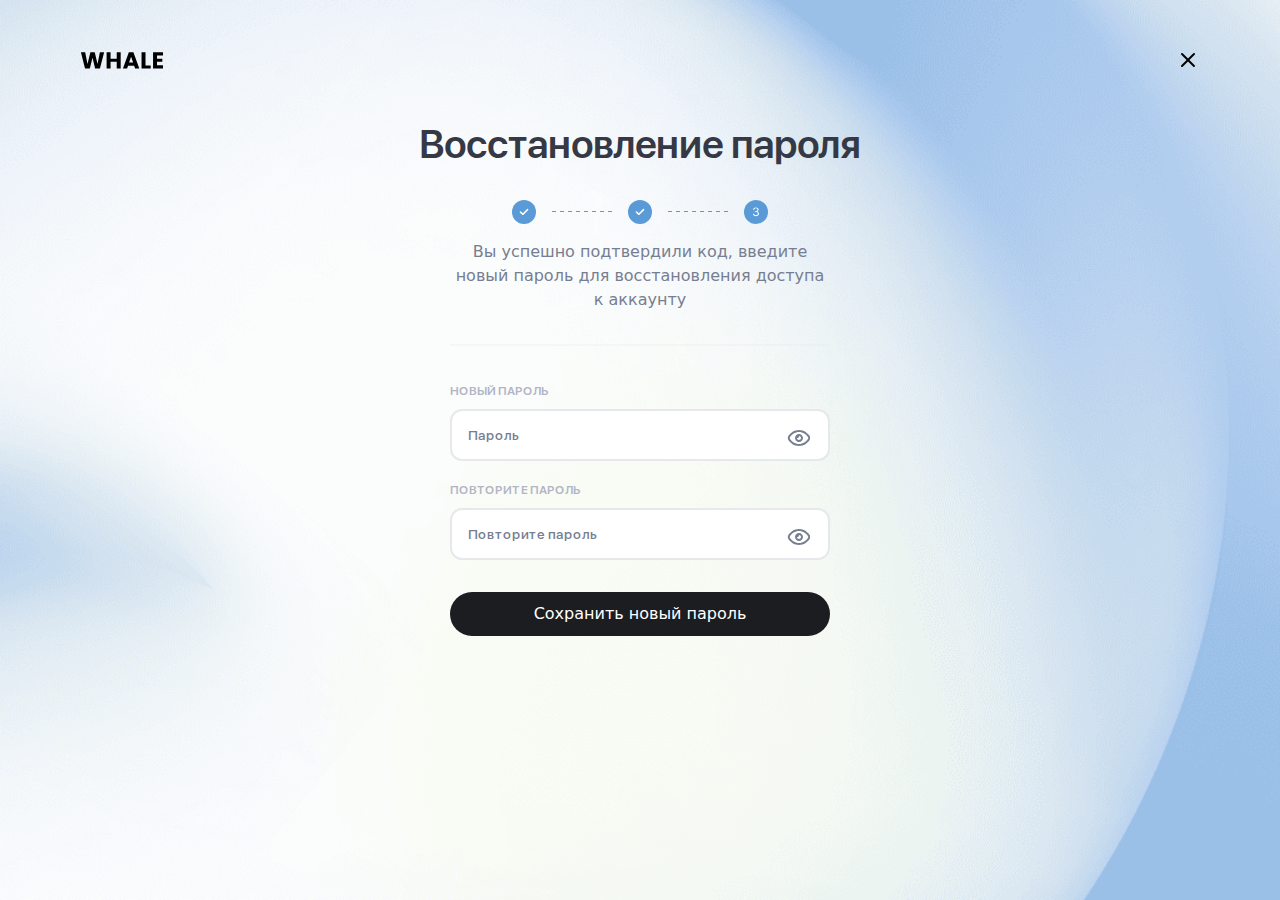
<file: step3.html>
<!doctype html>
<html lang="ru">
<head>
  <meta charset="UTF-8">
  <meta name="viewport"
        content="width=device-width, user-scalable=no, initial-scale=1.0, maximum-scale=1.0, minimum-scale=1.0">
  <meta http-equiv="X-UA-Compatible" content="ie=edge">
  <title data-i18n-key="recovery-step3">Шаг 3</title>
<script defer src="js/app.js"></script><link href="css/app.css" rel="stylesheet"></head>
<body><svg aria-hidden="true" width="0" height="0" style="position:absolute"><symbol fill="none" viewBox="0 0 24 25" id="Faq-arrow-closed" xmlns="http://www.w3.org/2000/svg"><path fill-rule="evenodd" clip-rule="evenodd" d="M16.207 10.293a1 1 0 00-1.414 0L12 13.086l-2.793-2.793a1 1 0 10-1.414 1.414l3.5 3.5a1 1 0 001.414 0l3.5-3.5a1 1 0 000-1.414z" fill="#777E91"/></symbol><symbol fill="none" viewBox="0 0 24 25" id="Faq-arrow-open" xmlns="http://www.w3.org/2000/svg"><path fill-rule="evenodd" clip-rule="evenodd" d="M7.793 14.707a1 1 0 001.414 0L12 11.914l2.793 2.793a1 1 0 001.414-1.414l-3.5-3.5a1 1 0 00-1.414 0l-3.5 3.5a1 1 0 000 1.414z" fill="#777E91"/></symbol><symbol fill="none" viewBox="0 0 1219 1025" id="advantages-bg" xmlns="http://www.w3.org/2000/svg"><path d="M510.556 722.416C359.175 659.367 282.741 497.075 339.85 359.957a247.688 247.688 0 0121.534-40.624c-26.594 126.201 48.843 262.11 184.376 318.558 135.533 56.449 285.084 14.245 355.995-93.498a247.706 247.706 0 01-13.67 43.9c-57.108 137.118-226.148 197.172-377.529 134.123z" fill="url(#acpaint0_linear_3_10)"/><g filter="url(#acfilter0_f_3_10)"><path d="M514.468 713.024C363.087 649.975 282.741 497.075 339.85 359.957a247.688 247.688 0 0121.534-40.624c-26.594 126.201 44.932 271.502 180.465 327.95 135.532 56.448 288.995 4.853 359.906-102.89a247.706 247.706 0 01-13.67 43.9c-57.108 137.118-222.236 187.78-373.617 124.731z" fill="url(#acpaint1_linear_3_10)"/></g><g filter="url(#acfilter1_f_3_10)"><path d="M516.424 708.329C365.043 645.28 281.957 485.728 339.066 348.61a247.688 247.688 0 0121.534-40.624c-26.594 126.201 43.76 287.545 179.293 343.993 135.533 56.448 295.498-12.414 366.408-120.157a247.702 247.702 0 01-13.669 43.9C835.524 712.84 667.805 771.378 516.424 708.329z" fill="url(#acpaint2_linear_3_10)"/></g><g filter="url(#acfilter2_f_3_10)"><path d="M516.424 708.329C365.043 645.28 281.957 485.728 339.066 348.61a247.688 247.688 0 0121.534-40.624c-26.594 126.201 43.76 287.545 179.293 343.993 135.533 56.448 295.498-12.414 366.408-120.157a247.702 247.702 0 01-13.669 43.9C835.524 712.84 667.805 771.378 516.424 708.329z" fill="url(#acpaint3_linear_3_10)"/></g><g filter="url(#acfilter3_f_3_10)"><path d="M516.424 708.329C365.043 645.28 281.957 485.728 339.066 348.61a247.688 247.688 0 0121.534-40.624c-26.594 126.201 43.76 287.545 179.293 343.993 135.533 56.448 295.498-12.414 366.408-120.157a247.702 247.702 0 01-13.669 43.9C835.524 712.84 667.805 771.378 516.424 708.329z" fill="url(#acpaint4_linear_3_10)"/></g><g filter="url(#acfilter4_f_3_10)"><path d="M517.495 678.468c-151.381-63.049-235.538-192.74-178.429-329.858a247.688 247.688 0 0121.534-40.624c-26.594 126.201 33.576 301.212 172.937 359.254 174.613 72.725 301.854-27.675 372.764-135.418a247.702 247.702 0 01-13.669 43.9C835.524 712.84 668.876 741.517 517.495 678.468z" fill="url(#acpaint5_linear_3_10)"/></g><g filter="url(#acfilter5_f_3_10)"><path d="M517.495 678.468c-151.381-63.049-263.93-184.935-206.821-322.052 5.989-14.381 59.332-48.026 67.635-60.685-26.594 126.201 15.867 313.467 155.228 371.509 174.613 72.725 292.455-47.776 363.366-155.519-13.677-5.696 32.018 40.543 26.029 54.924-57.109 137.117-254.056 174.872-405.437 111.823z" fill="url(#acpaint6_linear_3_10)"/></g><g filter="url(#acfilter6_f_3_10)"><path d="M517.495 678.468c-151.381-63.049-263.93-184.935-206.821-322.052 5.989-14.381 59.332-48.026 67.635-60.685-26.594 126.201 15.867 313.467 155.228 371.509 174.613 72.725 292.455-47.776 363.366-155.519-13.677-5.696 32.018 40.543 26.029 54.924-57.109 137.117-254.056 174.872-405.437 111.823z" fill="url(#acpaint7_linear_3_10)"/></g><g filter="url(#acfilter7_f_3_10)"><path d="M517.495 678.468c-151.381-63.049-263.93-184.935-206.821-322.052 5.989-14.381 59.332-48.026 67.635-60.685-26.594 126.201 15.867 313.467 155.228 371.509 174.613 72.725 292.455-47.776 363.366-155.519-13.677-5.696 32.018 40.543 26.029 54.924-57.109 137.117-254.056 174.872-405.437 111.823z" fill="url(#acpaint8_linear_3_10)"/></g><g filter="url(#acfilter8_f_3_10)"><mask id="aca" style="mask-type:alpha" maskUnits="userSpaceOnUse" x="263" y="373" width="290" height="361"><path opacity=".8" d="M376.849 373.992l-112.902 86.391L323.2 618.098l228.905 115.717-23.204-123.455 1.451-32.705-122.593-188.037-30.91-15.626z" fill="url(#acpaint9_linear_3_10)"/></mask><g opacity=".8" mask="url(#aca)"><path opacity=".8" d="M563.78 713.268c-30.851-2.58-9.331 18.761-39.942 3.287-14.106-7.131-98.993-104.951-111.052-114.013-45.986-48.868-62.934-110.653-44.159-163.442 3.791-10.73 9.117-20.559 15.282-30.129-31.279 48.445 9.392 118.228 55.61 160.581 65.375 59.988 162.824 87.626 248.819 46.246-34.623 53.345-152.868 66.641-133.398 69.522l8.84 27.948z" fill="#7FC0C7"/><g opacity=".8" filter="url(#acfilter9_f_3_10)"><path opacity=".8" d="M569.438 699.999c-30.851-2.58-9.332 18.762-39.942 3.287-14.106-7.131-98.994-104.951-111.052-114.012-45.987-48.868-62.934-110.654-44.159-163.443 3.79-10.729 9.117-20.558 15.282-30.129-31.279 48.446 12.036 145.159 58.253 187.513 65.376 59.987 142.849 106.39 228.844 65.01-34.623 53.345-135.536 20.945-116.066 23.827l8.84 27.947z" fill="#7FC0C7"/></g><g opacity=".8" filter="url(#acfilter10_f_3_10)"><path opacity=".8" d="M569.438 699.999c-30.851-2.58-9.332 18.762-39.942 3.287-14.106-7.131-98.994-104.951-111.052-114.012-45.987-48.868-62.934-110.654-44.159-163.443 3.79-10.729 9.117-20.558 15.282-30.129-31.279 48.446 12.036 145.159 58.253 187.513 65.376 59.987 142.849 106.39 228.844 65.01-34.623 53.345-135.536 20.945-116.066 23.827l8.84 27.947z" fill="#7FC0C7"/></g><g opacity=".8" filter="url(#acfilter11_f_3_10)"><path opacity=".8" d="M569.438 699.999c-30.851-2.58-9.332 18.762-39.942 3.287-14.106-7.131-98.994-104.951-111.052-114.012-45.987-48.868-62.934-110.654-44.159-163.443 3.79-10.729 9.117-20.558 15.282-30.129-31.279 48.446 12.036 145.159 58.253 187.513 65.376 59.987 142.849 106.39 228.844 65.01-34.623 53.345-135.536 20.945-116.066 23.827l8.84 27.947z" fill="#7FC0C7"/></g><g opacity=".8" filter="url(#acfilter12_f_3_10)"><path opacity=".8" d="M569.438 699.999c-30.851-2.58-9.332 18.762-39.942 3.287-14.106-7.131-98.994-104.951-111.052-114.012-45.987-48.868-62.934-110.654-44.159-163.443 3.79-10.729 9.117-20.558 15.282-30.129-31.279 48.446-2.154 144.187 44.064 186.54 65.375 59.988 157.038 107.363 243.033 65.983-34.623 53.345-135.536 20.945-116.066 23.827l8.84 27.947z" fill="#7FC0C7"/></g><g opacity=".8" filter="url(#acfilter13_f_3_10)"><path opacity=".8" d="M569.438 699.999c-30.851-2.58-9.331 18.762-39.942 3.287-14.106-7.131-98.993-104.951-111.052-114.012-45.986-48.868-62.934-110.654-44.159-163.443 3.791-10.729 8.075-24.905 14.24-34.475-31.278 48.445-3.865 146.717 42.353 189.07 65.375 59.987 159.792 109.179 245.787 67.799-34.624 53.345-135.537 20.945-116.067 23.827l8.84 27.947z" fill="#7FC0C7"/></g><g opacity=".8" filter="url(#acfilter14_f_3_10)"><path opacity=".8" d="M563.78 713.268c-30.851-2.58-9.331 18.761-39.942 3.287-14.106-7.131-93.601-107.318-105.659-116.38-45.987-48.868-68.327-108.286-49.552-161.075 3.791-10.73 9.117-20.559 15.282-30.129-31.279 48.445 7.683 121.609 53.901 163.962 65.375 59.987 153.596 105.881 239.59 64.501-34.623 53.345-141.93 45.005-122.46 47.886l8.84 27.948z" fill="#7FC0C7"/></g><g opacity=".8" filter="url(#acfilter15_f_3_10)"><path opacity=".8" d="M564.007 706.592c-30.851-2.58-9.331 18.762-39.942 3.287-14.106-7.131-93.601-107.318-105.659-116.38-45.987-48.868-68.327-108.286-49.552-161.075 3.791-10.729 9.117-20.559 15.282-30.129-31.279 48.445 5.291 126.342 51.508 168.695 65.375 59.987 153.596 105.881 239.591 64.501-34.623 53.345-139.538 40.272-120.068 43.154l8.84 27.947z" fill="#7FC0C7"/></g><g opacity=".8" filter="url(#acfilter16_f_3_10)"><path opacity=".8" d="M567.729 703.38c-30.851-2.58-9.331 18.761-39.942 3.287-14.106-7.131-93.601-107.319-105.659-116.38-45.987-48.868-68.327-108.286-49.552-161.075 3.791-10.73 9.117-20.559 15.282-30.129-31.279 48.445-.027 138.934 46.191 181.287 65.375 59.988 153.596 105.881 239.591 64.501-34.623 53.345-134.221 27.68-114.751 30.561l8.84 27.948z" fill="#7FC0C7"/></g><g opacity=".8" filter="url(#acfilter17_f_3_10)"><path opacity=".8" d="M567.729 703.38c-30.851-2.58-9.331 18.761-39.942 3.287-14.106-7.131-86.085-101.25-98.143-110.312-45.987-48.868-75.502-124.447-56.727-177.236 3.791-10.729 8.776-10.466 14.941-20.036-31.279 48.445-24.557 125.22 21.66 167.573 65.376 59.988 110.481 133.064 196.476 91.684-34.623 53.345-66.575 14.211-47.105 17.092l8.84 27.948z" fill="#7FC0C7"/></g><g opacity=".8" filter="url(#acfilter18_f_3_10)"><path opacity=".8" d="M567.729 703.38c-30.851-2.58-9.331 18.761-39.942 3.287-14.106-7.131-95.104-115.572-107.162-124.633-45.987-48.868-66.483-110.126-47.708-162.915 3.791-10.729 8.776-10.466 14.941-20.036-31.279 48.445-11.855 121.879 34.363 164.232 65.375 59.988 97.778 136.405 183.773 95.025-34.623 53.345-66.575 14.211-47.105 17.092l8.84 27.948z" fill="#7FC0C7"/></g></g></g><defs><filter id="acfilter0_f_3_10" x="306.885" y="304.809" width="609.394" height="449.57" filterUnits="userSpaceOnUse" color-interpolation-filters="sRGB"><feFlood flood-opacity="0" result="BackgroundImageFix"/><feBlend in="SourceGraphic" in2="BackgroundImageFix" result="shape"/><feGaussianBlur stdDeviation="7.262" result="effect1_foregroundBlur_3_10"/></filter><filter id="acfilter1_f_3_10" x="277.385" y="264.413" width="672.49" height="512.816" filterUnits="userSpaceOnUse" color-interpolation-filters="sRGB"><feFlood flood-opacity="0" result="BackgroundImageFix"/><feBlend in="SourceGraphic" in2="BackgroundImageFix" result="shape"/><feGaussianBlur stdDeviation="21.787" result="effect1_foregroundBlur_3_10"/></filter><filter id="acfilter2_f_3_10" x="258.019" y="245.047" width="711.221" height="551.547" filterUnits="userSpaceOnUse" color-interpolation-filters="sRGB"><feFlood flood-opacity="0" result="BackgroundImageFix"/><feBlend in="SourceGraphic" in2="BackgroundImageFix" result="shape"/><feGaussianBlur stdDeviation="31.469" result="effect1_foregroundBlur_3_10"/></filter><filter id="acfilter3_f_3_10" x="258.019" y="245.047" width="711.221" height="551.547" filterUnits="userSpaceOnUse" color-interpolation-filters="sRGB"><feFlood flood-opacity="0" result="BackgroundImageFix"/><feBlend in="SourceGraphic" in2="BackgroundImageFix" result="shape"/><feGaussianBlur stdDeviation="31.469" result="effect1_foregroundBlur_3_10"/></filter><filter id="acfilter4_f_3_10" x="171" y="157.901" width="885.386" height="702.506" filterUnits="userSpaceOnUse" color-interpolation-filters="sRGB"><feFlood flood-opacity="0" result="BackgroundImageFix"/><feBlend in="SourceGraphic" in2="BackgroundImageFix" result="shape"/><feGaussianBlur stdDeviation="75.042" result="effect1_foregroundBlur_3_10"/></filter><filter id="acfilter5_f_3_10" x="203.575" y="203.744" width="811.889" height="596.332" filterUnits="userSpaceOnUse" color-interpolation-filters="sRGB"><feFlood flood-opacity="0" result="BackgroundImageFix"/><feBlend in="SourceGraphic" in2="BackgroundImageFix" result="shape"/><feGaussianBlur stdDeviation="45.994" result="effect1_foregroundBlur_3_10"/></filter><filter id="acfilter6_f_3_10" x="97.064" y="97.232" width="1024.91" height="809.355" filterUnits="userSpaceOnUse" color-interpolation-filters="sRGB"><feFlood flood-opacity="0" result="BackgroundImageFix"/><feBlend in="SourceGraphic" in2="BackgroundImageFix" result="shape"/><feGaussianBlur stdDeviation="99.249" result="effect1_foregroundBlur_3_10"/></filter><filter id="acfilter7_f_3_10" x=".235" y=".403" width="1218.57" height="1003.01" filterUnits="userSpaceOnUse" color-interpolation-filters="sRGB"><feFlood flood-opacity="0" result="BackgroundImageFix"/><feBlend in="SourceGraphic" in2="BackgroundImageFix" result="shape"/><feGaussianBlur stdDeviation="147.664" result="effect1_foregroundBlur_3_10"/></filter><filter id="acfilter8_f_3_10" x="355.152" y="385.408" width="202.901" height="342.773" filterUnits="userSpaceOnUse" color-interpolation-filters="sRGB"><feFlood flood-opacity="0" result="BackgroundImageFix"/><feBlend in="SourceGraphic" in2="BackgroundImageFix" result="shape"/><feGaussianBlur stdDeviation="2.974" result="effect1_foregroundBlur_3_10"/></filter><filter id="acfilter9_f_3_10" x="360.81" y="389.754" width="321.802" height="325.159" filterUnits="userSpaceOnUse" color-interpolation-filters="sRGB"><feFlood flood-opacity="0" result="BackgroundImageFix"/><feBlend in="SourceGraphic" in2="BackgroundImageFix" result="shape"/><feGaussianBlur stdDeviation="2.974" result="effect1_foregroundBlur_3_10"/></filter><filter id="acfilter10_f_3_10" x="303.708" y="332.651" width="436.007" height="439.364" filterUnits="userSpaceOnUse" color-interpolation-filters="sRGB"><feFlood flood-opacity="0" result="BackgroundImageFix"/><feBlend in="SourceGraphic" in2="BackgroundImageFix" result="shape"/><feGaussianBlur stdDeviation="31.525" result="effect1_foregroundBlur_3_10"/></filter><filter id="acfilter11_f_3_10" x="332.259" y="361.203" width="378.905" height="382.261" filterUnits="userSpaceOnUse" color-interpolation-filters="sRGB"><feFlood flood-opacity="0" result="BackgroundImageFix"/><feBlend in="SourceGraphic" in2="BackgroundImageFix" result="shape"/><feGaussianBlur stdDeviation="17.25" result="effect1_foregroundBlur_3_10"/></filter><filter id="acfilter12_f_3_10" x="332.259" y="361.203" width="378.905" height="382.261" filterUnits="userSpaceOnUse" color-interpolation-filters="sRGB"><feFlood flood-opacity="0" result="BackgroundImageFix"/><feBlend in="SourceGraphic" in2="BackgroundImageFix" result="shape"/><feGaussianBlur stdDeviation="17.25" result="effect1_foregroundBlur_3_10"/></filter><filter id="acfilter13_f_3_10" x="332.259" y="356.857" width="378.906" height="386.607" filterUnits="userSpaceOnUse" color-interpolation-filters="sRGB"><feFlood flood-opacity="0" result="BackgroundImageFix"/><feBlend in="SourceGraphic" in2="BackgroundImageFix" result="shape"/><feGaussianBlur stdDeviation="17.25" result="effect1_foregroundBlur_3_10"/></filter><filter id="acfilter14_f_3_10" x="346.507" y="393.506" width="346.358" height="344.192" filterUnits="userSpaceOnUse" color-interpolation-filters="sRGB"><feFlood flood-opacity="0" result="BackgroundImageFix"/><feBlend in="SourceGraphic" in2="BackgroundImageFix" result="shape"/><feGaussianBlur stdDeviation="7.733" result="effect1_foregroundBlur_3_10"/></filter><filter id="acfilter15_f_3_10" x="344.355" y="384.451" width="348.725" height="348.951" filterUnits="userSpaceOnUse" color-interpolation-filters="sRGB"><feFlood flood-opacity="0" result="BackgroundImageFix"/><feBlend in="SourceGraphic" in2="BackgroundImageFix" result="shape"/><feGaussianBlur stdDeviation="8.922" result="effect1_foregroundBlur_3_10"/></filter><filter id="acfilter16_f_3_10" x="356.404" y="389.566" width="326.753" height="332.296" filterUnits="userSpaceOnUse" color-interpolation-filters="sRGB"><feFlood flood-opacity="0" result="BackgroundImageFix"/><feBlend in="SourceGraphic" in2="BackgroundImageFix" result="shape"/><feGaussianBlur stdDeviation="4.759" result="effect1_foregroundBlur_3_10"/></filter><filter id="acfilter17_f_3_10" x="338.631" y="370.532" width="295.914" height="370.364" filterUnits="userSpaceOnUse" color-interpolation-filters="sRGB"><feFlood flood-opacity="0" result="BackgroundImageFix"/><feBlend in="SourceGraphic" in2="BackgroundImageFix" result="shape"/><feGaussianBlur stdDeviation="14.276" result="effect1_foregroundBlur_3_10"/></filter><filter id="acfilter18_f_3_10" x="337.433" y="370.532" width="297.113" height="370.364" filterUnits="userSpaceOnUse" color-interpolation-filters="sRGB"><feFlood flood-opacity="0" result="BackgroundImageFix"/><feBlend in="SourceGraphic" in2="BackgroundImageFix" result="shape"/><feGaussianBlur stdDeviation="14.276" result="effect1_foregroundBlur_3_10"/></filter><linearGradient id="acpaint0_linear_3_10" x1="845.181" y1="691.307" x2="296.945" y2="462.971" gradientUnits="userSpaceOnUse"><stop stop-color="#65A3FF"/><stop offset="1" stop-color="#4D90B5"/></linearGradient><linearGradient id="acpaint1_linear_3_10" x1="847.136" y1="686.611" x2="298.901" y2="458.276" gradientUnits="userSpaceOnUse"><stop stop-color="#65A3FF"/><stop offset="1" stop-color="#4D90B5"/></linearGradient><linearGradient id="acpaint2_linear_3_10" x1="850.094" y1="677.856" x2="297.75" y2="447.809" gradientUnits="userSpaceOnUse"><stop stop-color="#65A3FF"/><stop offset="1" stop-color="#4D90B5"/></linearGradient><linearGradient id="acpaint3_linear_3_10" x1="850.094" y1="677.856" x2="297.75" y2="447.809" gradientUnits="userSpaceOnUse"><stop stop-color="#65A3FF"/><stop offset="1" stop-color="#4D90B5"/></linearGradient><linearGradient id="acpaint4_linear_3_10" x1="850.094" y1="677.856" x2="297.75" y2="447.809" gradientUnits="userSpaceOnUse"><stop stop-color="#65A3FF"/><stop offset="1" stop-color="#4D90B5"/></linearGradient><linearGradient id="acpaint5_linear_3_10" x1="855.473" y1="664.943" x2="303.128" y2="434.895" gradientUnits="userSpaceOnUse"><stop stop-color="#65A3FF"/><stop offset="1" stop-color="#4D90B5"/></linearGradient><linearGradient id="acpaint6_linear_3_10" x1="880.944" y1="667.458" x2="284.576" y2="419.075" gradientUnits="userSpaceOnUse"><stop stop-color="#65A3FF"/><stop offset="1" stop-color="#4D90B5"/></linearGradient><linearGradient id="acpaint7_linear_3_10" x1="880.944" y1="667.458" x2="284.576" y2="419.075" gradientUnits="userSpaceOnUse"><stop stop-color="#65A3FF"/><stop offset="1" stop-color="#4D90B5"/></linearGradient><linearGradient id="acpaint8_linear_3_10" x1="880.944" y1="667.458" x2="284.576" y2="419.075" gradientUnits="userSpaceOnUse"><stop stop-color="#65A3FF"/><stop offset="1" stop-color="#4D90B5"/></linearGradient><linearGradient id="acpaint9_linear_3_10" x1="502.258" y1="632.449" x2="434.311" y2="390.89" gradientUnits="userSpaceOnUse"><stop stop-color="#C4C4C4" stop-opacity="0"/><stop offset=".566" stop-color="#C4C4C4"/><stop offset="1" stop-color="#C4C4C4" stop-opacity="0"/></linearGradient></defs></symbol><symbol fill="none" viewBox="0 0 317 158" id="advantages-design" xmlns="http://www.w3.org/2000/svg"><path d="M6.188 24.848a9.11 9.11 0 01-.98-.476 4.455 4.455 0 01-1.064-.756 3.306 3.306 0 01-.784-1.148 8.645 8.645 0 01-.392-1.596c-.056-.523-.075-1.13-.056-1.82 0-.97.065-1.81.196-2.52.15-.728.373-1.465.672-2.212.037-.056.103-.215.196-.476.112-.28.233-.579.364-.896.15-.317.261-.56.336-.728.15-.317.373-.737.672-1.26.317-.541.653-1.064 1.008-1.568.541-.803.999-1.456 1.372-1.96a12.42 12.42 0 011.064-1.316c.355-.355.737-.7 1.148-1.036.43-.336.961-.719 1.596-1.148.41-.299.933-.485 1.568-.56a3.55 3.55 0 011.904.308c.616.261 1.073.765 1.372 1.512.205.392.299.887.28 1.484a7.254 7.254 0 01-.336 1.876 10.18 10.18 0 01-.784 1.848c-.317.579-.672 1.045-1.064 1.4-.243.224-.57.261-.98.112a2.978 2.978 0 01-.98-.588 6.822 6.822 0 01-.28-.56c0-.056.037-.093.112-.112a5.09 5.09 0 00.448-.672c.187-.317.373-.653.56-1.008a7.32 7.32 0 00.392-.896c.15-.784.252-1.297.308-1.54.056-.261 0-.476-.168-.644-.075-.075-.187-.103-.336-.084-.13.019-.355.112-.672.28-.43.187-.943.57-1.54 1.148a16.132 16.132 0 00-1.736 2.016 51.238 51.238 0 00-1.876 2.632 9.777 9.777 0 00-1.148 2.352c-.037.075-.103.215-.196.42l-.112.308c.019.075-.01.261-.084.56-.075.28-.159.523-.252.728-.205.859-.327 1.69-.364 2.492-.037.784.01 1.475.14 2.072.15.579.364 1.008.644 1.288.243.168.55.224.924.168.373-.056.803-.187 1.288-.392.485-.205 1.008-.43 1.568-.672a9.477 9.477 0 001.232-.616 5.64 5.64 0 00.84-.588c.15-.112.336-.224.56-.336.243-.13.448-.196.616-.196.261-.093.457-.019.588.224.13.243.196.55.196.924 0 .261-.187.579-.56.952-.373.373-.784.69-1.232.952-.15.15-.355.29-.616.42a9.132 9.132 0 01-.756.308 8.56 8.56 0 01-1.456.868 9.123 9.123 0 01-1.764.644c-.579.15-1.11.177-1.596.084zm11.86-2.044c-.243 0-.439-.047-.588-.14-.13-.093-.299-.224-.504-.392a5.317 5.317 0 01-.868-1.204c-.206-.43-.28-.803-.224-1.12.056-.15.074-.29.056-.42v-.224c-.094-.093-.122-.15-.084-.168a.653.653 0 00.112-.168c.112 0 .15-.103.112-.308-.038-.15.018-.467.168-.952.168-.504.392-.98.672-1.428.112-.187.28-.43.504-.728.224-.317.466-.625.728-.924.28-.317.532-.57.756-.756.466-.392.896-.71 1.288-.952.41-.243.821-.41 1.232-.504.41-.093.83-.14 1.26-.14.448 0 .812.15 1.092.448.43.187.728.439.896.756.186.317.308.728.364 1.232.056.56 0 1.25-.168 2.072-.168.803-.626 1.736-1.372 2.8-.467.672-.924 1.195-1.372 1.568-.448.373-.943.719-1.484 1.036-.392.261-.812.42-1.26.476-.448.056-.887.103-1.316.14zm2.856-3.416c.41-.355.7-.747.868-1.176.186-.43.382-.933.588-1.512.074-.112.121-.299.14-.56.037-.261.046-.513.028-.756-.019-.261-.084-.41-.196-.448-.168-.13-.336-.159-.504-.084-.168.056-.383.177-.644.364a10.815 10.815 0 00-1.568 1.624c-.467.597-.794 1.335-.98 2.212-.056.467-.01.821.14 1.064.168.224.43.29.784.196.373-.112.821-.42 1.344-.924zm14.988 2.94c-.41-.037-.756-.121-1.036-.252-.261-.15-.476-.439-.644-.868a3.794 3.794 0 01-.112-.924c.019-.336.047-.653.084-.952.038-.317.056-.588.056-.812v-.224-.308c-.037-.28-.112-.448-.224-.504-.093-.075-.261-.065-.504.028a9.902 9.902 0 00-1.288.756c-.448.299-.924.653-1.428 1.064-.485.392-.99.812-1.512 1.26-.41.448-.718.812-.924 1.092-.186.28-.382.42-.588.42-.15.075-.308.056-.476-.056a7.653 7.653 0 01-.532-.392c-.13-.15-.29-.336-.476-.56a5.35 5.35 0 01-.308-.476c0-.299.019-.57.056-.812.056-.243.13-.495.224-.756.112-.261.243-.56.392-.896.075-.13.14-.261.196-.392.075-.15.159-.308.252-.476.075-.261.178-.56.308-.896.15-.336.29-.653.42-.952.206-.485.364-.905.476-1.26.112-.355.206-.737.28-1.148-.018-.037-.01-.093.028-.168a.25.25 0 01.168-.14h.056c.13-.093.374-.103.728-.028.374.056.654.159.84.308.392.336.579.775.56 1.316-.018.541-.298 1.25-.84 2.128-.13.299-.27.579-.42.84-.13.243-.196.41-.196.504l.224-.168c.15-.112.327-.243.532-.392.206-.168.383-.299.532-.392.094-.093.299-.261.616-.504a29.013 29.013 0 011.932-1.456c.206-.15.467-.299.784-.448.318-.168.514-.252.588-.252.187 0 .41.065.672.196.28.13.532.29.756.476.243.168.383.327.42.476 0 .075-.01.177-.028.308a1.882 1.882 0 00-.028.308c-.018.299-.028.663-.028 1.092.019.41.028.83.028 1.26 0 .41-.037.784-.112 1.12l.028.056a.306.306 0 01.056.112c-.018.019-.028.056-.028.112l.028.056.112.392.196.448c.075.15.159.345.252.588-.018.243-.158.485-.42.728-.242.224-.485.364-.728.42zm6.608-.056c-.187.13-.42.205-.7.224a.965.965 0 01-.7-.308c-.355-.336-.663-.999-.924-1.988-.262-1.008-.392-2.37-.392-4.088.075-.765.112-1.475.112-2.128.018-.653.028-1.017.028-1.092.205-.13.467-.168.784-.112.336.037.607.103.812.196a.782.782 0 01.392.42c.093.187.15.523.168 1.008.037.467.056 1.185.056 2.156a56.883 56.883 0 00-.112 1.792c-.019.448 0 .71.056.784.075.13.112.205.112.224l.42-.42c.15-.205.308-.476.476-.812.187-.336.345-.607.476-.812.205-.261.392-.513.56-.756.186-.243.317-.401.392-.476.075-.15.168-.29.28-.42.112-.13.205-.261.28-.392.205-.355.42-.644.644-.868.224-.243.373-.364.448-.364.075.056.215.047.42-.028.205-.093.345-.14.42-.14.13-.13.308-.13.532 0 .075.056.14.121.196.196a.269.269 0 01.084.196c0 .093-.056.327-.168.7a7.95 7.95 0 01-.364 1.064c-.13.336-.243.532-.336.588l-.084.084-.196.196c-.037.13-.168.373-.392.728a21.24 21.24 0 01-.784 1.176c-.299.43-.607.859-.924 1.288-.318.41-.598.775-.84 1.092a3.823 3.823 0 01-.644.7 3.932 3.932 0 01-.588.392zm8.737 1.232c-1.026 0-1.82-.299-2.38-.896-.541-.597-.812-1.512-.812-2.744 0-.672.122-1.41.364-2.212.262-.803.598-1.587 1.008-2.352a11.01 11.01 0 011.4-1.988c.504-.579 1.008-.98 1.512-1.204.187-.093.383-.159.588-.196.224-.056.439-.084.644-.084.224 0 .467.019.728.056.28.019.542.075.784.168.43.13.803.383 1.12.756.336.373.504.915.504 1.624 0 .187-.018.392-.056.616-.037.205-.102.41-.196.616a5.848 5.848 0 01-1.12 1.764c-.485.56-.998.952-1.54 1.176-.149.075-.298.13-.448.168a2.97 2.97 0 01-.42.028c-.392 0-.746-.056-1.064-.168a3.633 3.633 0 01-.84-.448l-.224-.196-.14.28c-.13.355-.224.653-.28.896-.037.243-.056.42-.056.532 0 .224.01.457.028.7.019.224.075.41.168.56a.826.826 0 00.28.224c.131.056.29.084.476.084h.308c.112-.019.206-.037.28-.056.336-.075.607-.196.812-.364.224-.187.458-.345.7-.476l.112-.056-.028-.084c.318-.168.532-.27.644-.308.112-.056.196-.103.252-.14a.348.348 0 01.252-.112c.262-.037.514.037.756.224.262.168.392.383.392.644 0 .112-.084.29-.252.532a4.03 4.03 0 01-.588.728 3.025 3.025 0 01-.7.532.71.71 0 00-.168.084.71.71 0 00-.168.084h.028c-.168.224-.336.336-.504.336h-.224c-.074.13-.317.27-.728.42-.41.168-.812.252-1.204.252zm1.456-6.748c.168 0 .318-.028.448-.084.15-.056.29-.121.42-.196.448-.317.738-.728.868-1.232.131-.504.084-.887-.14-1.148a.27.27 0 00-.14-.112.345.345 0 00-.196-.056c-.205 0-.438.065-.7.196-.242.13-.485.317-.728.56a4.644 4.644 0 00-.672.868l-.364.588a.214.214 0 01.084-.028.214.214 0 01.084-.028c.168 0 .28.056.336.168.056.112.122.224.196.336.094.112.262.168.504.168zm6.524 5.292c-.075 0-.252-.065-.532-.196-.28-.15-.457-.261-.532-.336a1.077 1.077 0 01-.252-.476c-.037-.187-.056-.541-.056-1.064 0-.597.121-1.27.364-2.016.243-.765.653-1.783 1.232-3.052l1.148-2.324c.093-.13.177-.243.252-.336.075-.112.159-.215.252-.308h.14c.075 0 .13.01.168.028.168.019.43.121.784.308.373.187.597.467.672.84 0 .243-.037.532-.112.868-.075.317-.299.737-.672 1.26-.15.187-.299.457-.448.812-.13.355-.252.69-.364 1.008-.019.037-.075.13-.168.28-.075.13-.15.27-.224.42-.075.13-.112.215-.112.252l-.112.252 1.204-1.176c.84-.84 1.55-1.437 2.128-1.792.579-.355 1.064-.504 1.456-.448.41.056.737.29.98.7.13.187.224.392.28.616.056.205.093.448.112.728.019.28.01.635-.028 1.064v1.596c.355-.093.625-.168.812-.224.187-.075.373-.14.56-.196l.448-.112c.168-.037.373-.065.616-.084-.019.243-.121.541-.308.896s-.42.71-.7 1.064c-.261.355-.55.653-.868.896-.299.243-.579.364-.84.364-.243 0-.523-.075-.84-.224-.317-.168-.588-.485-.812-.952-.075-.243-.15-.523-.224-.84a4.393 4.393 0 01-.112-1.008v-1.232a.582.582 0 00-.028-.224c0-.056-.01-.084-.028-.084-.075 0-.317.196-.728.588-.392.392-.793.803-1.204 1.232-.859.896-1.577 1.559-2.156 1.988-.56.43-.943.644-1.148.644zm12.264.028c-.075 0-.234-.056-.477-.168l-.364-.168a.66.66 0 00-.084-.28.922.922 0 01-.055-.28 1.397 1.397 0 01-.392-.364.551.551 0 01-.084-.56c.111-.205.26-.513.447-.924.206-.43.42-.905.645-1.428.242-.541.466-1.064.671-1.568.206-.504.383-.933.532-1.288a8.71 8.71 0 00.253-.672c0-.075.009-.205.028-.392.037-.187.158-.345.364-.476.242-.168.494-.177.755-.028.262.15.486.41.672.784.187.355.28.775.28 1.26 0 .13-.093.467-.28 1.008a30.48 30.48 0 01-.755 1.876 32.761 32.761 0 01-1.008 2.212c-.28.541-.495.924-.645 1.148-.13.205-.298.308-.503.308zm3.808-10.724c-.225 0-.495-.103-.813-.308a3.575 3.575 0 01-.811-.784c-.243-.317-.365-.653-.365-1.008 0-.093.085-.261.252-.504.168-.261.327-.513.476-.756.168-.243.252-.383.252-.42.15 0 .327.028.532.084.206.056.374.121.505.196.205.467.476.868.812 1.204.335.317.503.681.503 1.092 0 .41-.102.719-.308.924-.205.187-.55.28-1.035.28zm6.224 11.088a4.376 4.376 0 01-1.792.56 4.136 4.136 0 01-1.736-.252 3.177 3.177 0 01-1.316-.98c-.187-.243-.364-.625-.532-1.148-.168-.541-.196-1.27-.084-2.184a8.83 8.83 0 01.784-2.604 9.765 9.765 0 011.568-2.324c.616-.672 1.288-1.13 2.016-1.372.26-.093.522-.159.784-.196.28-.056.644-.065 1.092-.028.429.056.812.168 1.148.336.336.15.578.317.728.504.298.299.494.588.588.868.093.28.13.55.112.812-.094.597-.364 1.241-.812 1.932-.43.69-1.036 1.204-1.82 1.54-.318.13-.691.215-1.12.252-.43.037-1.018-.019-1.764-.168-.448-.093-.747-.047-.896.14-.131.187-.187.55-.168 1.092.037.336.112.635.224.896.13.243.364.41.7.504.429.075.737.084.924.028.186-.075.42-.177.7-.308.149-.093.289-.196.42-.308.149-.112.289-.224.42-.336.149-.112.27-.196.364-.252a.66.66 0 01.28-.14c.093-.019.186-.028.28-.028.205.019.4.13.588.336.186.205.308.401.364.588 0 .15-.094.364-.28.644a5.887 5.887 0 01-.756.84c-.3.28-.635.532-1.008.756zm-.364-6.244c.13-.056.317-.187.56-.392.26-.205.494-.42.7-.644.205-.243.308-.43.308-.56 0-.205-.14-.383-.42-.532-.262-.15-.607-.177-1.036-.084-.15.037-.327.14-.532.308-.206.168-.411.364-.616.588-.206.205-.383.41-.532.616-.15.187-.252.336-.308.448.074.093.224.168.448.224.224.056.466.084.728.084.28 0 .513-.019.7-.056zm13.915 6.132c-.41-.037-.756-.121-1.036-.252-.261-.15-.476-.439-.644-.868a3.794 3.794 0 01-.112-.924c.019-.336.047-.653.084-.952.038-.317.056-.588.056-.812v-.224-.308c-.037-.28-.112-.448-.224-.504-.093-.075-.261-.065-.504.028a9.902 9.902 0 00-1.288.756c-.448.299-.924.653-1.428 1.064-.485.392-.99.812-1.512 1.26-.41.448-.719.812-.924 1.092-.186.28-.382.42-.588.42-.15.075-.308.056-.476-.056a7.653 7.653 0 01-.532-.392c-.13-.15-.29-.336-.476-.56a5.35 5.35 0 01-.308-.476c0-.299.019-.57.056-.812.056-.243.13-.495.224-.756.112-.261.243-.56.392-.896.075-.13.14-.261.196-.392.075-.15.159-.308.252-.476.075-.261.177-.56.308-.896.15-.336.29-.653.42-.952.206-.485.364-.905.476-1.26.112-.355.206-.737.28-1.148-.019-.037-.01-.093.028-.168a.25.25 0 01.168-.14h.056c.13-.093.374-.103.728-.028.373.056.653.159.84.308.392.336.579.775.56 1.316-.018.541-.298 1.25-.84 2.128-.13.299-.27.579-.42.84-.13.243-.196.41-.196.504l.224-.168c.15-.112.327-.243.532-.392.205-.168.383-.299.532-.392.093-.093.299-.261.616-.504a29.013 29.013 0 011.932-1.456c.206-.15.467-.299.784-.448.318-.168.514-.252.588-.252.187 0 .41.065.672.196.28.13.532.29.756.476.243.168.383.327.42.476 0 .075-.01.177-.028.308a1.882 1.882 0 00-.028.308c-.019.299-.028.663-.028 1.092.019.41.028.83.028 1.26 0 .41-.037.784-.112 1.12l.028.056a.306.306 0 01.056.112c-.019.019-.028.056-.028.112l.028.056.112.392c.056.13.121.28.196.448.075.15.159.345.252.588-.019.243-.159.485-.42.728-.243.224-.485.364-.728.42zm6.888.84a2.56 2.56 0 01-.784-.392 10.944 10.944 0 01-.812-.644 3.49 3.49 0 01-.476-.812 3.19 3.19 0 01-.168-.896V19.08c0-.224.037-.541.112-.952.093-.41.186-.84.28-1.288.112-.448.214-.84.308-1.176.093-.355.149-.588.168-.7.056-.243-.038-.383-.28-.42a3.806 3.806 0 00-.812-.028c-.28 0-.467-.028-.56-.084-.075-.019-.112-.112-.112-.28v-.28c0-.075-.038-.121-.112-.14a.493.493 0 01-.196-.196c-.038-.075.01-.215.14-.42s.298-.327.504-.364c.168-.037.42-.065.756-.084a6.401 6.401 0 001.008-.196c.354-.112.625-.28.812-.504.168-.41.354-.85.56-1.316.205-.485.401-.905.588-1.26.186-.373.317-.607.392-.7.317-.168.644-.233.98-.196.336.019.597.177.784.476.093.13.168.224.224.28.074.056.102.14.084.252 0 .112-.075.317-.224.616-.131.28-.355.719-.672 1.316l-.252.504-.112.196c.074.019.186.028.336.028.149 0 .336-.01.56-.028.205-.037.429-.065.672-.084a1.86 1.86 0 01.644 0c.429 0 .746.121.952.364.205.243.317.55.336.924.037.205-.038.383-.224.532-.187.15-.532.224-1.036.224-.168 0-.411.01-.728.028l-.98.056a9.143 9.143 0 00-.868.084c-.224.019-.336.047-.336.084-.056.037-.15.187-.28.448-.112.243-.234.541-.364.896-.112.355-.215.69-.308 1.008-.131.635-.224 1.25-.28 1.848a8.948 8.948 0 00-.028 1.568c.056.43.168.737.336.924.168.168.42.168.756 0 .354-.187.681-.401.98-.644.336-.28.625-.364.868-.252.242.093.392.299.448.616.074.299-.01.625-.252.98a2.762 2.762 0 01-.952.896c-.411.243-.831.41-1.26.504-.43.112-.803.121-1.12.028zM42.396 57.524h-.337c-.13.019-.242-.056-.335-.224a4.207 4.207 0 01-.336-.56c-.15-.261-.178-.635-.084-1.12.093-.317.167-.635.224-.952.056-.299.084-.523.084-.672 0-.075.018-.224.055-.448.056-.205.084-.355.084-.448.094-.15.169-.355.224-.616a3.38 3.38 0 00.084-.7c0-.224.113-.43.337-.616 0-.15.027-.336.084-.56.074-.224.112-.373.112-.448.056-.261.177-.719.364-1.372.205-.672.447-1.428.727-2.268.3-.84.589-1.661.868-2.464.28-.803.532-1.484.756-2.044.224-.523.411-1.008.56-1.456.15-.448.225-.765.225-.952 0-.075.018-.13.056-.168.037-.056.12-.159.252-.308.186-.187.429-.252.727-.196.318.037.58.13.784.28.15.243.252.467.308.672.075.187.075.485 0 .896 0 .28-.065.541-.196.784-.13.224-.252.41-.364.56-.093.13-.12.187-.084.168.822-.504 1.56-.775 2.212-.812.672-.056 1.233.056 1.68.336.467.261.822.625 1.065 1.092.242.467.364.97.364 1.512 0 .224-.075.523-.224.896-.15.373-.318.728-.505 1.064-.186.317-.336.532-.448.644-.074 0-.149.065-.224.196-.074.112-.149.243-.223.392-.15.187-.402.401-.756.644a6.21 6.21 0 01-1.036.56c-.355.13-.607.168-.756.112l-.084.056c-.038.037-.056.103-.056.196 0 .037-.131.112-.393.224a6.67 6.67 0 01-.924.308c-.354.093-.68.14-.98.14-.392 0-.672-.075-.84-.224a1.634 1.634 0 00-.14.168.452.452 0 00-.056.196c0 .112-.046.29-.14.532a2.914 2.914 0 01-.28.644c-.112.205-.214.308-.308.308l-.056.084c-.037.056-.018.13.056.224l-.028.308c0 .224-.046.41-.14.56 0 .15-.027.373-.083.672-.056.299-.122.523-.197.672 0 .224-.037.439-.111.644-.056.224-.122.336-.197.336-.074.019-.12.13-.14.336a6.601 6.601 0 00-.028.476 1.948 1.948 0 01-.447 1.204c-.28.355-.532.532-.757.532zm3.584-9.8c.149 0 .42-.065.812-.196.392-.13.802-.29 1.231-.476.43-.205.766-.41 1.008-.616.486-.43.86-.85 1.12-1.26.28-.41.262-.868-.056-1.372-.149-.261-.392-.364-.727-.308-.318.037-.672.187-1.065.448a8.967 8.967 0 00-1.203.98c-.224.243-.43.523-.617.84a8.727 8.727 0 00-.475.924c-.113.299-.178.55-.197.756-.018.187.038.28.169.28zm13.494 2.716a4.376 4.376 0 01-1.792.56 4.136 4.136 0 01-1.736-.252 3.177 3.177 0 01-1.316-.98c-.187-.243-.364-.625-.533-1.148-.168-.541-.196-1.27-.084-2.184a8.832 8.832 0 01.785-2.604 9.768 9.768 0 011.567-2.324c.616-.672 1.288-1.13 2.017-1.372.26-.093.522-.159.784-.196.28-.056.644-.065 1.092-.028.429.056.811.168 1.148.336.336.15.578.317.727.504.3.299.495.588.588.868.094.28.131.55.113.812-.094.597-.365 1.241-.813 1.932-.429.69-1.035 1.204-1.82 1.54-.317.13-.69.215-1.12.252-.429.037-1.017-.019-1.764-.168-.447-.093-.746-.047-.895.14-.131.187-.187.55-.168 1.092.037.336.111.635.224.896.13.243.364.41.7.504.429.075.737.084.924.028.186-.075.42-.177.7-.308.149-.093.289-.196.42-.308.149-.112.289-.224.42-.336.149-.112.27-.196.363-.252a.66.66 0 01.28-.14c.094-.019.187-.028.28-.028.206.019.402.13.589.336.186.205.307.401.363.588 0 .15-.093.364-.28.644a5.875 5.875 0 01-.756.84c-.298.28-.634.532-1.008.756zm-.364-6.244c.13-.056.317-.187.56-.392.26-.205.494-.42.7-.644.205-.243.308-.43.308-.56 0-.205-.14-.383-.42-.532-.262-.15-.607-.177-1.037-.084-.149.037-.326.14-.531.308-.206.168-.411.364-.616.588-.206.205-.383.41-.532.616-.15.187-.253.336-.309.448.075.093.225.168.449.224.224.056.466.084.727.084.28 0 .514-.019.7-.056zm6.551 6.216c-.056.019-.177.01-.364-.028a7.565 7.565 0 01-.532-.14c-.168-.056-.27-.103-.308-.14a3.185 3.185 0 01-.308-.392c-.13-.205-.205-.476-.224-.812 0-.336.159-.737.476-1.204.093-.187.205-.467.336-.84.13-.373.261-.765.392-1.176.15-.43.28-.812.392-1.148.13-.336.224-.57.28-.7.037-.317.019-.541-.056-.672-.056-.15-.215-.233-.476-.252a.56.56 0 01-.448-.196c-.093-.13-.14-.364-.14-.7.037-.261.103-.485.196-.672.112-.205.261-.373.448-.504.187-.093.42-.159.7-.196a4.55 4.55 0 01.868-.028c.28.019.476.084.588.196.13.075.233.243.308.504.093.243.168.495.224.756.056.261.093.457.112.588a4.76 4.76 0 00.616-.616c.243-.28.485-.541.728-.784.299-.205.653-.41 1.064-.616.41-.224.71-.336.896-.336.205 0 .457.103.756.308.299.187.485.355.56.504.187.317.317.653.392 1.008.093.336.037.635-.168.896a3.753 3.753 0 01-.784.728c-.336.224-.756.29-1.26.196-.112-.037-.233-.177-.364-.42-.112-.243-.177-.42-.196-.532 0-.056-.084 0-.252.168l-.56.56c-.205.224-.401.43-.588.616-.317.392-.653.924-1.008 1.596a196.99 196.99 0 00-1.26 2.436c-.224.467-.41.915-.56 1.344-.15.41-.308.644-.476.7zm10.622.784c-.99 0-1.717-.317-2.184-.952a2.22 2.22 0 01-.196-.896c.019-.317.093-.541.224-.672.13-.15.29-.121.476.084.243.15.588.224 1.036.224h.588c.187-.019.401-.037.644-.056.43-.037.7-.168.812-.392.13-.224.103-.41-.084-.56h.028a7.551 7.551 0 01-1.484-.56 5.64 5.64 0 01-1.232-.812c-.336-.317-.532-.616-.588-.896-.15-.616-.112-1.25.112-1.904.224-.653.55-1.223.98-1.708.168-.112.401-.27.7-.476.299-.224.513-.345.644-.364v.028a4.311 4.311 0 011.204-.896c.448-.243.97-.467 1.568-.672l.448-.056a3.64 3.64 0 01.588-.056c-.019 0 .028.019.14.056.112.037.205.065.28.084a.746.746 0 00.336.084c.261.037.513.177.756.42.261.224.467.495.616.812.168.299.233.579.196.84-.056.43-.215.859-.476 1.288-.261.41-.541.644-.84.7.037-.019 0-.056-.112-.112a4.603 4.603 0 01-.308-.168l-.112.056-.028-.084a.45.45 0 00-.056-.196c-.075-.13-.13-.27-.168-.42a2.276 2.276 0 010-.504c.037-.205.047-.327.028-.364-.019-.037-.13-.065-.336-.084-.243-.056-.55-.028-.924.084a2.816 2.816 0 00-1.036.504c-.373.243-.653.439-.84.588-.168.15-.299.299-.392.448-.093.13-.196.327-.308.588a7.57 7.57 0 00-.196.364.54.54 0 00-.084.28c0 .187.159.383.476.588.317.187.793.41 1.428.672.504.205.83.485.98.84.168.355.317.69.448 1.008.037.075.075.215.112.42.056.187.065.299.028.336.037.037.056.075.056.112v-.028c.15.28.121.579-.084.896-.187.299-.485.579-.896.84-.41.243-.877.42-1.4.532h.028a12.839 12.839 0 01-1.596.112zm9.677-.42c-.392.075-.69.056-.896-.056a5.986 5.986 0 01-.588-.476 2.836 2.836 0 01-.812-.616c-.243-.28-.43-.57-.56-.868-.13-.299-.187-.532-.168-.7a9.88 9.88 0 01.448-2.128c.261-.765.588-1.512.98-2.24.41-.728.868-1.372 1.372-1.932.523-.579 1.083-.999 1.68-1.26.373-.15.775-.205 1.204-.168.43.037.719.215.868.532.28.541.215.887-.196 1.036-.056 0-.121.028-.196.084-.075.037-.112.093-.112.168.075.037.28.047.616.028a9.442 9.442 0 001.008-.168c.355-.093.588-.187.7-.28a.645.645 0 01.252-.084c.056 0 .196.019.42.056.317.093.476.205.476.336 0 .075.028.196.084.364.056.15.121.224.196.224.13.019.159.15.084.392-.056.243-.27.495-.644.756a9.657 9.657 0 00-.672.448c-.075.056-.084.187-.028.392.15.355.14.784-.028 1.288s-.448 1.027-.84 1.568a9.77 9.77 0 01-1.4 1.54c-.523.467-1.073.868-1.652 1.204-.56.317-1.092.504-1.596.56zm.084-2.352c.075 0 .205-.037.392-.112l.448-.224c.075-.075.168-.159.28-.252.13-.112.233-.177.308-.196.075 0 .121-.028.14-.084a2.29 2.29 0 01.196-.42c.112-.224.336-.55.672-.98.373-.41.616-.737.728-.98.112-.261.121-.541.028-.84-.019-.075-.075-.121-.168-.14a1.34 1.34 0 01-.308-.14c-.187 0-.317.047-.392.14-.056.075-.187.028-.392-.14l-.448-.56-.476.476c-.299.299-.57.672-.812 1.12a7.716 7.716 0 00-.532 1.372 7.6 7.6 0 00-.252 1.232c-.019.28.028.467.14.56.112.093.261.15.448.168zm17.005 1.904c-.411-.037-.756-.121-1.036-.252-.262-.15-.476-.439-.644-.868a3.78 3.78 0 01-.112-.924c.018-.336.046-.653.084-.952.037-.317.056-.588.056-.812v-.224-.308c-.038-.28-.112-.448-.224-.504-.094-.075-.262-.065-.504.028a9.912 9.912 0 00-1.288.756c-.448.299-.924.653-1.428 1.064-.486.392-.99.812-1.513 1.26-.41.448-.718.812-.924 1.092-.186.28-.382.42-.588.42-.149.075-.307.056-.475-.056a7.677 7.677 0 01-.532-.392c-.131-.15-.29-.336-.477-.56a5.375 5.375 0 01-.308-.476c0-.299.02-.57.056-.812a6.8 6.8 0 01.225-.756c.111-.261.242-.56.391-.896.075-.13.14-.261.196-.392.075-.15.16-.308.252-.476.075-.261.178-.56.308-.896.15-.336.29-.653.42-.952.206-.485.365-.905.477-1.26.112-.355.205-.737.28-1.148-.02-.037-.01-.093.028-.168a.25.25 0 01.167-.14h.057c.13-.093.373-.103.728-.028.373.056.653.159.84.308.391.336.578.775.56 1.316-.02.541-.3 1.25-.84 2.128-.131.299-.271.579-.42.84-.131.243-.197.41-.197.504l.224-.168c.15-.112.327-.243.532-.392.206-.168.383-.299.532-.392.094-.093.3-.261.617-.504a29.194 29.194 0 011.932-1.456c.205-.15.466-.299.784-.448.317-.168.513-.252.588-.252.186 0 .41.065.672.196.28.13.532.29.756.476.242.168.382.327.42.476 0 .075-.01.177-.028.308a1.85 1.85 0 00-.028.308c-.019.299-.028.663-.028 1.092.018.41.028.83.028 1.26 0 .41-.038.784-.112 1.12l.028.056a.32.32 0 01.056.112c-.019.019-.028.056-.028.112l.028.056.112.392c.056.13.121.28.196.448.074.15.158.345.252.588-.019.243-.159.485-.42.728-.243.224-.486.364-.728.42zm4.899.168c-.224.056-.476-.01-.756-.196a3.341 3.341 0 01-.756-.7c-.224-.28-.364-.532-.42-.756-.075-.392-.056-.868.056-1.428a8.904 8.904 0 01.644-1.82c.299-.653.672-1.288 1.12-1.904.448-.635.952-1.204 1.512-1.708a6.603 6.603 0 011.82-1.176c.28-.15.476-.243.588-.28a.357.357 0 01.336 0c.112.037.308.13.588.28.261.075.523.168.784.28.28.093.523.28.728.56.149.28.261.56.336.84.075.28.14.597.196.952.149.467.205.775.168.924a.69.69 0 01-.168.308c-.149.187-.187.28-.112.28l-.028.112c0 .056-.037.15-.112.28-.131.41-.233.803-.308 1.176a2.29 2.29 0 00.028.952c.149.41.345.653.588.728.261.075.597-.093 1.008-.504.205-.15.439-.243.7-.28.261-.056.392-.01.392.14l.084.084a.345.345 0 00.196.056c.093 0 .131.093.112.28a4.594 4.594 0 01-.112.588c-.056.224-.131.41-.224.56-.28.28-.42.467-.42.56l-.112.112c-.056.056-.159.15-.308.28-.336.205-.765.308-1.288.308-.504 0-.896-.103-1.176-.308a6.135 6.135 0 01-.84-.756c-.261-.299-.429-.579-.504-.84l-.14-.28-.812.532a7.867 7.867 0 00-.448.476l-.252.252a.966.966 0 01-.196.196.268.268 0 01-.196.084h-.28c0 .075-.131.177-.392.308a7.774 7.774 0 01-.868.308c-.317.093-.569.14-.756.14zm.588-2.352c.112 0 .28-.065.504-.196.243-.15.504-.327.784-.532.28-.205.532-.41.756-.616.243-.205.42-.373.532-.504.075-.075.159-.196.252-.364.112-.168.233-.317.364-.448.429-.485.7-.868.812-1.148.112-.299.065-.616-.14-.952-.075-.205-.168-.317-.28-.336-.112-.019-.345.047-.7.196-.224.13-.467.345-.728.644-.261.299-.532.635-.812 1.008-.261.373-.504.756-.728 1.148-.224.392-.411.747-.56 1.064-.131.317-.196.57-.196.756 0 .075.019.14.056.196l.084.084zm10.219 2.184a3.928 3.928 0 01-.616-.476c-.224-.224-.336-.439-.336-.644 0-.28.037-.625.112-1.036.074-.43.149-.793.224-1.092.037-.336.084-.672.14-1.008.074-.355.205-.681.392-.98.205-.71.42-1.41.644-2.1.224-.71.42-1.437.588-2.184.242-.69.457-1.297.644-1.82.205-.541.457-1.223.756-2.044.168-.467.308-.961.42-1.484.13-.541.326-1.027.588-1.456a4.11 4.11 0 00.252-.42c.074-.13.149-.252.224-.364.018-.075.112-.14.28-.196.186-.056.373-.084.56-.084.205-.019.345.019.42.112.056-.019.149.056.28.224.13.15.252.327.364.532.13.187.186.336.168.448 0 .075-.019.177-.056.308a.884.884 0 01-.14.364c-.075.075-.15.187-.224.336-.056.13-.15.317-.28.56a8.82 8.82 0 00-.196.756 3.57 3.57 0 01-.224.672 3.98 3.98 0 01-.28.644 3.683 3.683 0 00-.196.504c-.131.43-.29.85-.476 1.26-.168.41-.318.85-.448 1.316-.131.448-.262.915-.392 1.4a6.07 6.07 0 01-.56 1.344 2.142 2.142 0 00-.28.784l-.168.952a50.55 50.55 0 00-.308.952c-.075.28-.112.457-.112.532-.112.41-.196.821-.252 1.232a2.939 2.939 0 01-.28 1.036 1.806 1.806 0 01-.196.616 1.191 1.191 0 01-.448.504c-.168.112-.364.112-.588 0zm11.701.084c-.074-.15-.242-.299-.504-.448-.242-.15-.364-.261-.364-.336 0-.075-.046-.187-.14-.336a1.21 1.21 0 00-.224-.364c-.093-.112-.065-.383.084-.812.15-.448.374-.99.672-1.624.299-.635.626-1.279.98-1.932.15-.15.299-.345.448-.588.15-.243.262-.401.336-.476 0-.075.028-.14.084-.196.056-.075.122-.112.196-.112l.224-.448c.038-.075.15-.224.336-.448.206-.224.448-.467.728-.728.28-.28.56-.541.84-.784.299-.243.542-.42.728-.532.392-.261.794-.383 1.204-.364.43.019.794.15 1.092.392.056.056.178.168.364.336.206.168.43.355.672.56.262.205.486.392.672.56l1.036.924-.476 1.4c-.242.747-.308 1.4-.196 1.96.112.56.29 1.045.532 1.456.094.205.215.364.364.476.168.112.383.187.644.224.15.019.29.075.42.168.131.093.196.243.196.448 0 .448-.084.775-.252.98-.149.187-.317.299-.504.336a3.744 3.744 0 01-1.764-.196c-.56-.205-1.064-.737-1.512-1.596a4.656 4.656 0 01-.308-.616 6.203 6.203 0 01-.196-.616c-.074.093-.177.215-.308.364-.112.13-.224.252-.336.364-1.325 1.344-2.464 2.221-3.416 2.632-.933.392-1.717.383-2.352-.028zm1.54-2.324c.131.019.336-.047.616-.196.28-.168.654-.439 1.12-.812.635-.541 1.158-.99 1.568-1.344.411-.355.812-.812 1.204-1.372l.616-1.008c-.186-.43-.354-.71-.504-.84-.149-.13-.298-.196-.448-.196-.242 0-.532.159-.868.476-.336.299-.718.747-1.148 1.344-.41.579-.877 1.307-1.4 2.184-.242.41-.429.812-.56 1.204l-.196.56zm14.428 2.66a1.732 1.732 0 01-.84.14c-.317-.019-.746-.121-1.288-.308-.037 0-.168-.084-.392-.252a6.308 6.308 0 01-.672-.588c-.224-.224-.373-.41-.448-.56-.298-.43-.392-1.064-.28-1.904.131-.84.43-1.848.896-3.024.131-.28.327-.635.588-1.064.28-.43.551-.821.812-1.176.28-.373.476-.588.588-.644l.308-.112c.206-.075.467-.196.784-.364.094-.037.252-.084.476-.14.243-.056.486-.103.728-.14.262-.056.439-.075.532-.056.374.019.756.159 1.148.42.411.243.747.532 1.008.868.262.317.346.597.252.84 0 .037-.056.159-.168.364-.093.187-.196.383-.308.588a3.958 3.958 0 01-.28.42c-.093.112-.261.159-.504.14a1.237 1.237 0 01-.616-.224.694.694 0 01-.308-.532c-.037-.15-.177-.29-.42-.42l-.336-.196c-.149 0-.345.15-.588.448-.242.299-.494.635-.756 1.008-.336.336-.578.7-.728 1.092-.13.373-.224.728-.28 1.064-.037.317-.084.56-.14.728-.074.187-.074.42 0 .7.075.28.168.439.28.476.168.019.392.01.672-.028.299-.056.607-.121.924-.196l1.008-.28c.336-.112.635-.224.896-.336.355-.224.663-.308.924-.252.262.037.458.075.588.112.206.075.308.233.308.476 0 .243-.084.504-.252.784a1.89 1.89 0 01-.728.644c-.298.15-.569.317-.812.504-.224.168-.336.299-.336.392a.506.506 0 00-.252.084c-.074.037-.14.047-.196.028-.037 0-.186.028-.448.084-.261.056-.532.121-.812.196-.261.075-.438.14-.532.196zm9.936.364a3.227 3.227 0 01-1.624-.14 3.073 3.073 0 01-1.316-.896c-.336-.43-.504-.943-.504-1.54-.056-.56-.009-1.223.14-1.988a14.22 14.22 0 01.728-2.352c.336-.784.719-1.447 1.148-1.988.373-.448.747-.859 1.12-1.232.373-.373.709-.625 1.008-.756a3.9 3.9 0 01.952-.252c.392-.075.663-.112.812-.112.299.075.625.196.98.364.373.168.56.364.56.588l.056.084.084.056c.112 0 .233.14.364.42.149.261.261.57.336.924.075.336.056.607-.056.812a2.97 2.97 0 01-.448 1.036c-.205.336-.383.504-.532.504a.919.919 0 00-.224.028c-.056 0-.084.047-.084.14 0 .093-.103.14-.308.14-.187 0-.383-.037-.588-.112-.205-.075-.336-.187-.392-.336 0-.093.019-.215.056-.364.037-.15.093-.401.168-.756.112-.523.121-.868.028-1.036-.093-.187-.327-.205-.7-.056-.467.261-.849.57-1.148.924-.299.336-.569.812-.812 1.428-.224.616-.476 1.475-.756 2.576-.112.43-.131.765-.056 1.008.093.243.168.373.224.392.261.075.541.093.84.056a2.58 2.58 0 00.784-.252c.299-.15.56-.308.784-.476.243-.187.504-.383.784-.588.093-.056.177-.159.252-.308a.717.717 0 01.336-.364c.149-.224.336-.336.56-.336.243-.019.476-.028.7-.028.149.037.308.13.476.28.168.15.289.299.364.448.093.13.084.224-.028.28-.075 0-.121.028-.14.084v.056c.037.075-.047.243-.252.504a6.827 6.827 0 01-.728.84c-.299.299-.588.56-.868.784-.261.205-.448.308-.56.308-.187 0-.28.056-.28.168 0 .037-.14.13-.42.28-.261.15-.569.299-.924.448-.336.15-.635.252-.896.308zm9.471-.336c-.392.075-.691.056-.896-.056a5.917 5.917 0 01-.588-.476 2.836 2.836 0 01-.812-.616 3.428 3.428 0 01-.56-.868c-.131-.299-.187-.532-.168-.7a9.862 9.862 0 01.448-2.128c.261-.765.588-1.512.98-2.24.411-.728.868-1.372 1.372-1.932.523-.579 1.083-.999 1.68-1.26.373-.15.775-.205 1.204-.168.429.037.719.215.868.532.28.541.215.887-.196 1.036-.056 0-.121.028-.196.084-.075.037-.112.093-.112.168.075.037.28.047.616.028a9.442 9.442 0 001.008-.168c.355-.093.588-.187.7-.28a.645.645 0 01.252-.084c.056 0 .196.019.42.056.317.093.476.205.476.336 0 .075.028.196.084.364.056.15.121.224.196.224.131.019.159.15.084.392-.056.243-.271.495-.644.756a9.502 9.502 0 00-.672.448c-.075.056-.084.187-.028.392.149.355.14.784-.028 1.288s-.448 1.027-.84 1.568a9.784 9.784 0 01-1.4 1.54c-.523.467-1.073.868-1.652 1.204-.56.317-1.092.504-1.596.56zm.084-2.352c.075 0 .205-.037.392-.112l.448-.224c.075-.075.168-.159.28-.252.131-.112.233-.177.308-.196.075 0 .121-.028.14-.084a2.31 2.31 0 01.196-.42c.112-.224.336-.55.672-.98.373-.41.616-.737.728-.98a1.18 1.18 0 00.028-.84c-.019-.075-.075-.121-.168-.14a1.34 1.34 0 01-.308-.14c-.187 0-.317.047-.392.14-.056.075-.187.028-.392-.14l-.448-.56-.476.476a4.811 4.811 0 00-.812 1.12 7.74 7.74 0 00-.532 1.372 7.537 7.537 0 00-.252 1.232c-.019.28.028.467.14.56.112.093.261.15.448.168zm9.361 1.596a7.455 7.455 0 01-.924-.98c-.262-.355-.439-.896-.532-1.624-.038-.336 0-.803.112-1.4.112-.597.28-1.223.504-1.876.224-.672.466-1.288.728-1.848.261-.56.522-.97.784-1.232a2.48 2.48 0 01.84-.672 1.246 1.246 0 011.092 0c.205.243.308.579.308 1.008.018.41-.084.793-.308 1.148-.374.504-.7 1.139-.98 1.904a11.537 11.537 0 00-.532 2.016c-.131.43-.187.765-.168 1.008.018.224.149.364.392.42.354.093.718-.01 1.092-.308.392-.299.765-.737 1.12-1.316a10.4 10.4 0 00.98-1.988c.112-.261.196-.57.252-.924.074-.355.149-.616.224-.784.093-.373.252-.663.476-.868.242-.224.494-.364.756-.42.261-.056.457-.028.588.084.168.075.345.196.532.364.186.168.261.467.224.896 0 .69-.15 1.279-.448 1.764a9.016 9.016 0 00-.756 1.54c-.168.392-.439.85-.812 1.372a11.39 11.39 0 01-1.204 1.428c-.411.43-.794.719-1.148.868-.523.336-1.055.541-1.596.616a3.588 3.588 0 01-1.596-.196zm17.335.868a1.48 1.48 0 01-.812-.252 2.142 2.142 0 01-.644-.756c-.168-.336-.252-.728-.252-1.176 0-.28.047-.672.14-1.176.112-.523.271-1.176.476-1.96a6.23 6.23 0 01.084-.504.501.501 0 00.056-.224c0-.037-.009-.065-.028-.084 0-.037-.019-.056-.056-.056-.149 0-.355.103-.616.308-.243.187-.523.41-.84.672a4.604 4.604 0 00-.196.14 1.796 1.796 0 01-.196.168 1.796 1.796 0 01-.196.168c-.187.112-.476.327-.868.644-.373.317-.765.653-1.176 1.008-.392.355-.737.653-1.036.896-.149.112-.28.205-.392.28-.093.075-.159.112-.196.112-.037 0-.187-.047-.448-.14a3.836 3.836 0 01-.728-.448c-.224-.205-.336-.439-.336-.7 0-.168.065-.504.196-1.008.149-.504.355-1.101.616-1.792.261-.69.56-1.39.896-2.1.075-.168.131-.392.168-.672.037-.28.075-.55.112-.812.056-.28.149-.485.28-.616a.49.49 0 01.196-.196.54.54 0 01.28-.084c.187 0 .364.047.532.14.168.075.327.205.476.392.28.299.429.653.448 1.064.037.392.009.775-.084 1.148a5.298 5.298 0 01-.308.924c-.112.224-.168.317-.168.28.075-.037.177-.13.308-.28.149-.15.401-.327.756-.532.485-.373.859-.635 1.12-.784.261-.168.457-.29.588-.364.149-.075.28-.159.392-.252a1.4 1.4 0 01.196-.14l.084-.028c.056 0 .149-.037.28-.112a.942.942 0 01.42-.112c.187 0 .383.047.588.14.205.075.383.187.532.336.149.13.224.27.224.42 0 .056.019.103.056.14a.916.916 0 01.112.14c.093.112.196.27.308.476.131.187.196.495.196.924 0 .299-.065.737-.196 1.316a46.994 46.994 0 01-.42 1.708c-.149.579-.224 1.045-.224 1.4.019.336.056.597.112.784.056.168.084.308.084.42 0 .15-.075.327-.224.532-.149.187-.373.28-.672.28zm6.523 1.792c-.914-.019-1.502-.28-1.764-.784-.242-.485-.308-1.101-.196-1.848.112-.355.178-.672.196-.952.038-.299.122-.485.252-.56l.028-.084c.038-.056.028-.112-.028-.168 0-.243.084-.579.252-1.008.038-.112.084-.243.14-.392l.112-.252c-.093-.15-.093-.27 0-.364.094-.093.187-.177.28-.252.112-.093.122-.196.028-.308-.037-.075.01-.243.14-.504.131-.28.28-.57.448-.868.168-.299.28-.532.336-.7 0-.037.047-.168.14-.392a47.276 47.276 0 01.7-1.596c.131-.243.215-.401.252-.476.187-.093.112-.159-.224-.196a6.634 6.634 0 00-1.064-.028 20.258 20.258 0 01-1.4-.084 2.12 2.12 0 01-.84-.252c-.224-.261-.252-.57-.084-.924.168-.373.439-.57.812-.588.243-.019.43-.028.56-.028.15 0 .336-.01.56-.028a29.81 29.81 0 011.12-.14l1.428-.112.084-.476a8.12 8.12 0 01.308-.476.62.62 0 00.112-.224c.019-.093.047-.252.084-.476l.252-.448c.168-.317.271-.644.308-.98.224-.373.42-.71.588-1.008.168-.317.271-.513.308-.588.318-.467.626-.719.924-.756.318-.037.616.037.896.224.168.093.327.215.476.364.15.13.243.308.28.532.038.205-.046.476-.252.812a4.902 4.902 0 00-.168.42 5.5 5.5 0 00-.168.476c-.112.13-.252.345-.42.644-.149.28-.252.57-.308.868a31.35 31.35 0 01-.28.588c-.037.075-.093.112-.168.112.038.187.15.28.336.28.187-.019.495-.037.924-.056.355-.037.598-.075.728-.112.15-.056.318-.037.504.056.094.13.14.327.14.588.019.243-.009.485-.084.728-.074.224-.177.364-.308.42-.093 0-.289.056-.588.168-.28.093-.634.15-1.064.168l-1.484.14-.476.952c-.13.243-.242.467-.336.672-.093.187-.158.299-.196.336 0 .112-.065.28-.196.504l-.364.728a5.249 5.249 0 01-.392.868l-.196.392c-.074 0-.112.056-.112.168.094.224.066.392-.084.504a.816.816 0 00-.252.252l-.084.14c.075.075.084.168.028.28a2.006 2.006 0 01-.168.364c0 .15-.046.364-.14.644-.074.28-.158.541-.252.784.019.336.038.55.056.644.019.093.066.13.14.112.094.019.224.019.392 0s.29-.028.364-.028c.28-.13.15.523-.392 1.96-.298.467-.597.85-.896 1.148-.298.317-.494.476-.588.476z" fill="#23262F"/><path d="M236.394 39.215c48.442 26.916 49.597 70.992 34.428 106.861M263.793 141.685l2.728 11.569 13.148-5.689" stroke="#000" stroke-width="2.741" stroke-miterlimit="10" stroke-linecap="round" stroke-linejoin="round"/></symbol><symbol fill="none" viewBox="0 0 138 116" id="advantages-design-mobile" xmlns="http://www.w3.org/2000/svg"><path d="M22.536 89.056a5.206 5.206 0 01-.56-.272 2.547 2.547 0 01-.608-.432 1.89 1.89 0 01-.448-.656 4.94 4.94 0 01-.224-.912c-.032-.299-.043-.645-.032-1.04 0-.555.037-1.035.112-1.44.085-.416.213-.837.384-1.264.021-.032.059-.123.112-.272l.208-.512c.085-.181.15-.32.192-.416.085-.181.213-.421.384-.72.181-.31.373-.608.576-.896.31-.459.57-.832.784-1.12.213-.299.416-.55.608-.752.203-.203.421-.4.656-.592.245-.192.55-.41.912-.656.235-.17.533-.277.896-.32.373-.043.736.016 1.088.176.352.15.613.437.784.864.117.224.17.507.16.848-.01.33-.075.688-.192 1.072a5.819 5.819 0 01-.448 1.056c-.181.33-.384.597-.608.8-.139.128-.325.15-.56.064a1.7 1.7 0 01-.56-.336 3.901 3.901 0 01-.16-.32c0-.032.021-.053.064-.064.064-.075.15-.203.256-.384.107-.181.213-.373.32-.576.107-.213.181-.384.224-.512.085-.448.144-.741.176-.88.032-.15 0-.272-.096-.368-.043-.043-.107-.059-.192-.048-.075.01-.203.064-.384.16-.245.107-.539.325-.88.656-.33.32-.661.704-.992 1.152a29.26 29.26 0 00-1.072 1.504 5.585 5.585 0 00-.656 1.344 8.688 8.688 0 00-.112.24l-.064.176c.01.043-.005.15-.048.32-.043.16-.09.299-.144.416-.117.49-.187.965-.208 1.424a4.56 4.56 0 00.08 1.184c.085.33.208.576.368.736.139.096.315.128.528.096.213-.032.459-.107.736-.224.277-.117.576-.245.896-.384.256-.107.49-.224.704-.352.213-.128.373-.24.48-.336.085-.064.192-.128.32-.192a.78.78 0 01.352-.112c.15-.053.261-.01.336.128.075.139.112.315.112.528 0 .15-.107.33-.32.544a3.452 3.452 0 01-.704.544 1.35 1.35 0 01-.352.24 5.217 5.217 0 01-.432.176 4.89 4.89 0 01-.832.496c-.33.16-.667.283-1.008.368a2.07 2.07 0 01-.912.048zm6.777-1.168a.627.627 0 01-.336-.08 5.789 5.789 0 01-.288-.224 3.038 3.038 0 01-.496-.688c-.117-.245-.16-.459-.128-.64a.484.484 0 00.032-.24v-.128c-.053-.053-.07-.085-.048-.096a.371.371 0 00.064-.096c.064 0 .085-.059.064-.176-.021-.085.01-.267.096-.544.096-.288.224-.56.384-.816.064-.107.16-.245.288-.416a6.47 6.47 0 01.416-.528 4.1 4.1 0 01.432-.432c.267-.224.512-.405.736-.544.235-.139.47-.235.704-.288a3.24 3.24 0 01.72-.08c.256 0 .464.085.624.256.245.107.416.25.512.432.107.181.176.416.208.704.032.32 0 .715-.096 1.184-.096.459-.357.992-.784 1.6-.267.384-.528.683-.784.896-.256.213-.539.41-.848.592-.224.15-.464.24-.72.272-.256.032-.507.059-.752.08zm1.632-1.952c.235-.203.4-.427.496-.672.107-.245.219-.533.336-.864.043-.064.07-.17.08-.32.021-.15.027-.293.016-.432-.01-.15-.048-.235-.112-.256-.096-.075-.192-.09-.288-.048a1.51 1.51 0 00-.368.208 6.18 6.18 0 00-.896.928c-.267.341-.453.763-.56 1.264-.032.267-.005.47.08.608.096.128.245.165.448.112.213-.064.47-.24.768-.528zm8.565 1.68a1.783 1.783 0 01-.592-.144c-.15-.085-.272-.25-.368-.496a2.168 2.168 0 01-.064-.528c.01-.192.027-.373.048-.544.021-.181.032-.336.032-.464v-.128-.176c-.022-.16-.064-.256-.128-.288-.053-.043-.15-.037-.288.016a5.66 5.66 0 00-.736.432c-.256.17-.528.373-.816.608a38.27 38.27 0 00-.864.72 7.92 7.92 0 00-.528.624c-.107.16-.219.24-.336.24-.085.043-.176.032-.272-.032a4.371 4.371 0 01-.304-.224 17.4 17.4 0 01-.272-.32 3.054 3.054 0 01-.176-.272c0-.17.01-.325.032-.464.032-.139.075-.283.128-.432.064-.15.139-.32.224-.512.043-.075.08-.15.112-.224.043-.085.09-.176.144-.272.043-.15.101-.32.176-.512l.24-.544c.117-.277.208-.517.272-.72.064-.203.117-.421.16-.656-.01-.021-.006-.053.016-.096a.143.143 0 01.096-.08h.032c.075-.053.213-.059.416-.016.213.032.373.09.48.176a.9.9 0 01.32.752c-.01.31-.17.715-.48 1.216a5.04 5.04 0 01-.24.48c-.075.139-.112.235-.112.288l.128-.096c.085-.064.186-.139.304-.224.117-.096.219-.17.304-.224a4.3 4.3 0 01.352-.288 16.557 16.557 0 011.104-.832c.117-.085.267-.17.448-.256.181-.096.293-.144.336-.144.106 0 .234.037.384.112.16.075.304.165.432.272.138.096.218.187.24.272 0 .043-.005.101-.016.176-.01.064-.016.123-.016.176-.01.17-.016.379-.016.624.01.235.016.475.016.72 0 .235-.022.448-.064.64l.016.032c.01.01.021.032.032.064-.01.01-.016.032-.016.064l.016.032.064.224.112.256c.043.085.09.197.144.336-.01.139-.09.277-.24.416a.936.936 0 01-.416.24zm3.776-.032a.773.773 0 01-.4.128.552.552 0 01-.4-.176c-.203-.192-.379-.57-.528-1.136-.15-.576-.224-1.355-.224-2.336.042-.437.064-.843.064-1.216.01-.373.016-.581.016-.624.117-.075.266-.096.448-.064.192.021.346.059.464.112a.447.447 0 01.224.24c.053.107.085.299.096.576.021.267.032.677.032 1.232-.032.427-.054.768-.064 1.024-.011.256 0 .405.032.448a.602.602 0 01.064.128l.24-.24c.085-.117.176-.272.272-.464.106-.192.197-.347.272-.464.117-.15.224-.293.32-.432.106-.139.181-.23.224-.272a1.18 1.18 0 01.16-.24c.064-.075.117-.15.16-.224.117-.203.24-.368.368-.496.128-.139.213-.208.256-.208.042.032.122.027.24-.016a.745.745 0 01.24-.08c.074-.075.176-.075.304 0 .042.032.08.07.112.112.032.032.048.07.048.112 0 .053-.032.187-.096.4a4.537 4.537 0 01-.208.608c-.075.192-.139.304-.192.336l-.048.048-.112.112c-.022.075-.096.213-.224.416-.118.192-.267.416-.448.672-.171.245-.347.49-.528.736l-.48.624c-.107.15-.23.283-.368.4-.139.107-.251.181-.336.224zm4.992.704c-.586 0-1.04-.17-1.36-.512-.309-.341-.463-.864-.463-1.568 0-.384.069-.805.208-1.264.149-.459.34-.907.576-1.344.245-.437.512-.816.8-1.136.288-.33.575-.56.864-.688.106-.053.218-.09.336-.112.128-.032.25-.048.367-.048.128 0 .267.01.416.032.16.01.31.043.449.096.245.075.458.219.64.432.192.213.288.523.288.928 0 .107-.011.224-.032.352a1.497 1.497 0 01-.112.352 3.342 3.342 0 01-.64 1.008c-.278.32-.571.544-.88.672-.086.043-.171.075-.257.096-.074.01-.154.016-.24.016-.224 0-.426-.032-.608-.096-.17-.064-.33-.15-.48-.256l-.127-.112-.08.16a4.384 4.384 0 00-.16.512c-.022.139-.032.24-.032.304 0 .128.005.261.016.4.01.128.042.235.095.32a.473.473 0 00.16.128.69.69 0 00.273.048h.175c.065-.01.118-.021.16-.032.192-.043.347-.112.464-.208.128-.107.262-.197.4-.272l.065-.032-.017-.048c.182-.096.304-.155.368-.176a1.43 1.43 0 00.145-.08.199.199 0 01.144-.064.56.56 0 01.431.128c.15.096.224.219.224.368 0 .064-.047.165-.143.304a2.297 2.297 0 01-.337.416c-.128.128-.26.23-.4.304a.406.406 0 00-.095.048.406.406 0 00-.096.048h.015c-.096.128-.192.192-.288.192h-.127c-.043.075-.182.155-.416.24a1.81 1.81 0 01-.688.144zm.833-3.856a.645.645 0 00.256-.048c.085-.032.165-.07.24-.112.255-.181.42-.416.495-.704.075-.288.049-.507-.08-.656a.154.154 0 00-.08-.064.197.197 0 00-.111-.032.913.913 0 00-.4.112 1.814 1.814 0 00-.416.32 2.653 2.653 0 00-.385.496l-.208.336a.122.122 0 01.049-.016.122.122 0 01.048-.016c.096 0 .16.032.192.096s.069.128.111.192c.054.064.15.096.288.096zm3.727 3.024c-.042 0-.144-.037-.304-.112a1.517 1.517 0 01-.304-.192.614.614 0 01-.144-.272 3.717 3.717 0 01-.032-.608c0-.341.07-.725.208-1.152.139-.437.374-1.019.704-1.744l.656-1.328a4.38 4.38 0 01.144-.192c.043-.064.09-.123.144-.176h.08c.043 0 .075.005.096.016.096.01.246.07.448.176a.667.667 0 01.384.48c0 .139-.021.304-.064.496-.042.181-.17.421-.384.72-.085.107-.17.261-.256.464-.074.203-.144.395-.208.576-.01.021-.042.075-.096.16a4.856 4.856 0 00-.128.24.434.434 0 00-.064.144l-.064.144.688-.672c.48-.48.886-.821 1.216-1.024.33-.203.608-.288.832-.256.235.032.422.165.56.4.075.107.128.224.16.352.032.117.054.256.064.416.01.16.006.363-.016.608v.912c.203-.053.358-.096.464-.128.107-.043.214-.08.32-.112l.256-.064a2.57 2.57 0 01.352-.048c-.01.139-.07.31-.176.512a3.97 3.97 0 01-.4.608c-.15.203-.314.373-.496.512-.17.139-.33.208-.48.208-.138 0-.298-.043-.48-.128-.181-.096-.336-.277-.464-.544a7.402 7.402 0 01-.128-.48 2.506 2.506 0 01-.064-.576v-.704a.334.334 0 00-.016-.128c0-.032-.005-.048-.016-.048-.042 0-.181.112-.416.336-.224.224-.453.459-.688.704-.49.512-.901.89-1.232 1.136-.32.245-.538.368-.656.368zm7.008.016c-.043 0-.133-.032-.272-.096l-.208-.096a.377.377 0 00-.048-.16.527.527 0 01-.032-.16.799.799 0 01-.224-.208.315.315 0 01-.048-.32c.064-.117.15-.293.256-.528.117-.245.24-.517.368-.816.139-.31.267-.608.384-.896.117-.288.219-.533.304-.736.085-.213.133-.341.144-.384 0-.043.005-.117.016-.224.021-.107.09-.197.208-.272a.377.377 0 01.432-.016c.15.085.277.235.384.448.107.203.16.443.16.72 0 .075-.053.267-.16.576-.107.299-.25.656-.432 1.072-.17.416-.363.837-.576 1.264a7.71 7.71 0 01-.368.656c-.075.117-.17.176-.288.176zm2.176-6.128c-.128 0-.283-.059-.464-.176a2.043 2.043 0 01-.464-.448.933.933 0 01-.208-.576c0-.053.048-.15.144-.288.096-.15.187-.293.272-.432.096-.139.144-.219.144-.24.085 0 .187.016.304.048.117.032.213.07.288.112.117.267.272.496.464.688.192.181.288.39.288.624 0 .235-.059.41-.176.528-.117.107-.315.16-.592.16zm3.557 6.336a2.5 2.5 0 01-1.024.32 2.364 2.364 0 01-.992-.144 1.815 1.815 0 01-.752-.56c-.107-.139-.208-.357-.304-.656-.096-.31-.112-.725-.048-1.248.064-.49.213-.987.448-1.488.245-.501.544-.944.896-1.328.352-.384.736-.645 1.152-.784.149-.053.298-.09.448-.112a2.31 2.31 0 01.624-.016c.245.032.464.096.656.192.192.085.33.181.416.288.17.17.282.336.336.496.053.16.074.315.064.464-.054.341-.208.71-.464 1.104a2.219 2.219 0 01-1.04.88 2.173 2.173 0 01-.64.144c-.246.021-.582-.01-1.008-.096-.256-.053-.427-.027-.512.08-.075.107-.107.315-.096.624.021.192.064.363.128.512.074.139.208.235.4.288.245.043.421.048.528.016.106-.043.24-.101.4-.176a1.97 1.97 0 00.24-.176c.085-.064.165-.128.24-.192.085-.064.154-.112.208-.144a.377.377 0 01.16-.08.812.812 0 01.16-.016c.117.01.229.075.336.192.106.117.176.23.208.336 0 .085-.054.208-.16.368-.107.15-.251.31-.432.48-.171.16-.363.304-.576.432zm-.208-3.568a1.48 1.48 0 00.32-.224c.149-.117.282-.24.4-.368.117-.139.176-.245.176-.32 0-.117-.08-.219-.24-.304-.15-.085-.347-.101-.592-.048a.84.84 0 00-.304.176 3.42 3.42 0 00-.352.336 2.988 2.988 0 00-.304.352 1.594 1.594 0 00-.176.256c.042.053.128.096.256.128s.266.048.416.048c.16 0 .293-.01.4-.032zm7.951 3.504a1.783 1.783 0 01-.592-.144c-.149-.085-.272-.25-.368-.496a2.168 2.168 0 01-.064-.528c.011-.192.027-.373.048-.544.022-.181.032-.336.032-.464v-.128-.176c-.021-.16-.064-.256-.128-.288-.053-.043-.149-.037-.288.016a5.66 5.66 0 00-.736.432c-.256.17-.528.373-.816.608a38.27 38.27 0 00-.864.72 7.92 7.92 0 00-.528.624c-.106.16-.218.24-.336.24-.085.043-.176.032-.272-.032a4.371 4.371 0 01-.304-.224 17.4 17.4 0 01-.272-.32 3.054 3.054 0 01-.176-.272c0-.17.011-.325.032-.464.032-.139.075-.283.128-.432.064-.15.139-.32.224-.512.043-.075.08-.15.112-.224.043-.085.091-.176.144-.272.043-.15.102-.32.176-.512.086-.192.166-.373.24-.544.118-.277.208-.517.272-.72.064-.203.118-.421.16-.656-.01-.021-.005-.053.016-.096a.143.143 0 01.096-.08h.032c.075-.053.214-.059.416-.016.214.032.374.09.48.176a.9.9 0 01.32.752c-.01.31-.17.715-.48 1.216a5.04 5.04 0 01-.24.48c-.074.139-.112.235-.112.288l.128-.096.304-.224c.118-.096.219-.17.304-.224a4.3 4.3 0 01.352-.288 16.557 16.557 0 011.104-.832c.118-.085.267-.17.448-.256.182-.096.294-.144.336-.144.107 0 .235.037.384.112.16.075.304.165.432.272.139.096.219.187.24.272 0 .043-.005.101-.016.176-.01.064-.016.123-.016.176-.01.17-.016.379-.016.624.011.235.016.475.016.72 0 .235-.021.448-.064.64l.016.032c.011.01.022.032.032.064-.01.01-.016.032-.016.064l.016.032.064.224.112.256c.043.085.091.197.144.336-.01.139-.09.277-.24.416a.936.936 0 01-.416.24zm3.936.48a1.47 1.47 0 01-.448-.224 6.341 6.341 0 01-.464-.368 1.994 1.994 0 01-.272-.464 1.824 1.824 0 01-.096-.512v-.768c0-.128.022-.31.064-.544.053-.235.107-.48.16-.736.064-.256.123-.48.176-.672.053-.203.085-.336.096-.4.032-.139-.021-.219-.16-.24a2.172 2.172 0 00-.464-.016c-.16 0-.266-.016-.32-.048-.043-.01-.064-.064-.064-.16v-.16c0-.043-.021-.07-.064-.08a.282.282 0 01-.112-.112c-.021-.043.005-.123.08-.24a.428.428 0 01.288-.208c.096-.021.24-.037.432-.048a3.66 3.66 0 00.576-.112.962.962 0 00.464-.288c.096-.235.203-.485.32-.752a9.63 9.63 0 01.336-.72c.107-.213.181-.347.224-.4a.95.95 0 01.56-.112.54.54 0 01.448.272c.053.075.096.128.128.16.043.032.059.08.048.144 0 .064-.043.181-.128.352-.075.16-.203.41-.384.752l-.144.288-.064.112c.043.01.107.016.192.016s.192-.005.32-.016c.117-.021.245-.037.384-.048.139-.021.261-.021.368 0 .246 0 .427.07.544.208a.858.858 0 01.192.528c.022.117-.021.219-.128.304-.106.085-.304.128-.592.128-.096 0-.235.005-.416.016l-.56.032c-.192.01-.357.027-.496.048-.128.01-.192.027-.192.048-.032.021-.085.107-.16.256-.064.139-.133.31-.208.512-.064.203-.122.395-.176.576a9.775 9.775 0 00-.16 1.056c-.032.341-.037.64-.016.896.032.245.096.421.192.528.096.096.24.096.432 0 .203-.107.39-.23.56-.368.192-.16.358-.208.496-.144.139.053.224.17.256.352.043.17-.005.357-.144.56-.128.203-.31.373-.544.512a2.42 2.42 0 01-.72.288c-.245.064-.459.07-.64.016zm-34.032 19.632h-.192c-.075.011-.139-.032-.192-.128a2.38 2.38 0 01-.192-.32c-.085-.149-.101-.363-.048-.64.053-.181.096-.363.128-.544a2.3 2.3 0 00.048-.384c0-.043.01-.128.032-.256a1.11 1.11 0 00.048-.256c.053-.085.096-.203.128-.352.032-.149.048-.283.048-.4 0-.128.064-.245.192-.352 0-.085.016-.192.048-.32.043-.128.064-.213.064-.256.032-.149.101-.411.208-.784.117-.384.256-.816.416-1.296.17-.48.336-.949.496-1.408.16-.459.304-.848.432-1.168.128-.299.235-.576.32-.832.085-.256.128-.437.128-.544 0-.043.01-.075.032-.096.021-.032.07-.09.144-.176.107-.107.245-.144.416-.112.181.021.33.075.448.16.085.139.144.267.176.384.043.107.043.277 0 .512a.93.93 0 01-.112.448 3.376 3.376 0 01-.208.32c-.053.075-.07.107-.048.096.47-.288.89-.443 1.264-.464.384-.032.704.032.96.192.267.15.47.357.608.624.139.267.208.555.208.864 0 .128-.043.299-.128.512a5.33 5.33 0 01-.288.608 2.03 2.03 0 01-.256.368c-.043 0-.085.037-.128.112a2.125 2.125 0 00-.128.224 2.04 2.04 0 01-.432.368c-.192.128-.39.235-.592.32-.203.075-.347.096-.432.064l-.048.032c-.021.021-.032.059-.032.112 0 .021-.075.064-.224.128-.15.064-.325.123-.528.176-.203.053-.39.08-.56.08-.224 0-.384-.043-.48-.128a.87.87 0 00-.08.096.26.26 0 00-.032.112.979.979 0 01-.08.304 1.666 1.666 0 01-.16.368c-.064.117-.123.176-.176.176l-.032.048c-.021.032-.01.075.032.128l-.016.176a.593.593 0 01-.08.32 2.3 2.3 0 01-.048.384c-.032.171-.07.299-.112.384 0 .128-.021.251-.064.368-.032.128-.07.192-.112.192-.043.011-.07.075-.08.192-.01.128-.016.219-.016.272-.01.267-.096.496-.256.688-.16.203-.304.304-.432.304zm2.048-5.6c.085 0 .24-.037.464-.112.224-.075.459-.165.704-.272.245-.117.437-.235.576-.352.277-.245.49-.485.64-.72.16-.235.15-.496-.032-.784-.085-.15-.224-.208-.416-.176-.181.021-.384.107-.608.256a5.1 5.1 0 00-.688.56 2.817 2.817 0 00-.352.48 4.927 4.927 0 00-.272.528 1.731 1.731 0 00-.112.432c-.01.107.021.16.096.16zm7.71 1.552c-.32.181-.66.288-1.023.32a2.373 2.373 0 01-.992-.144 1.817 1.817 0 01-.752-.56c-.107-.139-.208-.357-.304-.656-.096-.309-.112-.725-.048-1.248a5.04 5.04 0 01.448-1.488 5.58 5.58 0 01.896-1.328c.352-.384.736-.645 1.152-.784.15-.053.299-.09.448-.112a2.31 2.31 0 01.624-.016c.245.032.464.096.656.192.192.085.33.181.416.288.17.17.282.336.336.496.053.16.075.315.064.464-.053.341-.208.71-.464 1.104a2.218 2.218 0 01-1.04.88 2.156 2.156 0 01-.64.144c-.245.021-.582-.011-1.008-.096-.256-.053-.427-.027-.512.08-.075.107-.107.315-.096.624.021.192.064.363.128.512.074.139.208.235.4.288.245.043.421.048.528.016.106-.043.24-.101.4-.176.085-.053.165-.112.24-.176.085-.064.165-.128.24-.192.085-.064.154-.112.208-.144a.376.376 0 01.16-.08.789.789 0 01.16-.016c.117.011.23.075.336.192a.899.899 0 01.208.336c0 .085-.053.208-.16.368a3.4 3.4 0 01-.432.48c-.17.16-.363.304-.576.432zm-.207-3.568c.075-.032.181-.107.32-.224.15-.117.282-.24.4-.368.117-.139.176-.245.176-.32 0-.117-.08-.219-.24-.304-.15-.085-.347-.101-.592-.048a.838.838 0 00-.304.176 3.4 3.4 0 00-.352.336 2.97 2.97 0 00-.304.352 1.587 1.587 0 00-.176.256c.043.053.128.096.256.128s.267.048.416.048c.16 0 .293-.011.4-.032zm3.744 3.552a.518.518 0 01-.208-.016 4.16 4.16 0 01-.304-.08.555.555 0 01-.176-.08 1.83 1.83 0 01-.176-.224.956.956 0 01-.128-.464c0-.192.09-.421.272-.688.053-.107.117-.267.192-.48.074-.213.149-.437.224-.672.085-.245.16-.464.224-.656.074-.192.128-.325.16-.4.021-.181.01-.31-.032-.384-.032-.085-.123-.133-.272-.144a.32.32 0 01-.256-.112c-.054-.075-.08-.208-.08-.4.021-.15.058-.277.112-.384a.834.834 0 01.256-.288c.106-.053.24-.09.4-.112a2.6 2.6 0 01.496-.016c.16.01.272.048.336.112.074.043.133.139.176.288.053.139.096.283.128.432.032.15.053.261.064.336.106-.085.224-.203.352-.352.138-.16.277-.31.416-.448.17-.117.373-.235.608-.352.234-.128.405-.192.512-.192.117 0 .261.059.432.176.17.107.277.203.32.288.106.181.181.373.224.576a.548.548 0 01-.096.512 2.142 2.142 0 01-.448.416c-.192.128-.432.165-.72.112-.064-.021-.134-.101-.208-.24a1.39 1.39 0 01-.112-.304c0-.032-.048 0-.144.096l-.32.32c-.118.128-.23.245-.336.352a5.712 5.712 0 00-.576.912c-.203.384-.443.848-.72 1.392a7.474 7.474 0 00-.32.768c-.086.235-.176.368-.272.4zm6.07.448c-.566 0-.982-.181-1.249-.544a1.268 1.268 0 01-.112-.512c.01-.181.054-.309.128-.384.075-.085.166-.069.272.048.139.085.336.128.592.128h.336c.107-.011.23-.021.368-.032.246-.021.4-.096.464-.224.075-.128.059-.235-.048-.32h.016a4.313 4.313 0 01-.848-.32 3.221 3.221 0 01-.704-.464c-.192-.181-.304-.352-.336-.512a1.908 1.908 0 01.064-1.088c.128-.373.315-.699.56-.976.096-.064.23-.155.4-.272.17-.128.294-.197.368-.208v.016c.203-.213.432-.384.688-.512.256-.139.555-.267.896-.384l.256-.032c.128-.021.24-.032.336-.032-.01 0 .016.01.08.032.064.021.118.037.16.048a.426.426 0 00.192.048c.15.021.294.101.432.24.15.128.267.283.352.464.096.17.134.33.112.48-.032.245-.122.49-.272.736-.15.235-.31.368-.48.4.022-.01 0-.032-.064-.064a2.613 2.613 0 01-.176-.096l-.064.032-.016-.048c0-.032-.01-.07-.032-.112a.94.94 0 01-.096-.24 1.292 1.292 0 010-.288c.022-.117.027-.187.016-.208-.01-.021-.074-.037-.192-.048-.138-.032-.314-.016-.528.048-.213.053-.41.15-.592.288-.213.139-.373.25-.48.336-.096.085-.17.17-.224.256a1.869 1.869 0 00-.176.336c-.042.075-.08.144-.112.208a.309.309 0 00-.048.16c0 .107.09.219.272.336.182.107.454.235.816.384.288.117.475.277.56.48.096.203.182.395.256.576.022.043.043.123.064.24.032.107.038.171.016.192.022.021.032.043.032.064v-.016c.086.16.07.331-.048.512-.106.171-.277.331-.512.48-.234.139-.501.24-.8.304h.016a7.797 7.797 0 01-.912.064zm5.529-.24c-.224.043-.395.032-.512-.032a3.417 3.417 0 01-.336-.272 1.62 1.62 0 01-.464-.352 1.953 1.953 0 01-.32-.496c-.075-.171-.107-.304-.096-.4.032-.373.117-.779.256-1.216a8.48 8.48 0 01.56-1.28c.235-.416.496-.784.784-1.104.299-.33.619-.57.96-.72.213-.085.443-.117.688-.096.245.021.41.123.496.304.16.31.123.507-.112.592-.032 0-.07.016-.112.048-.043.021-.064.053-.064.096.043.021.16.027.352.016.192-.021.384-.053.576-.096.203-.053.336-.107.4-.16a.368.368 0 01.144-.048c.032 0 .112.01.24.032.181.053.272.117.272.192 0 .043.016.112.048.208.032.085.07.128.112.128.075.01.09.085.048.224-.032.139-.155.283-.368.432-.203.128-.33.213-.384.256-.043.032-.048.107-.016.224.085.203.08.448-.016.736a3.355 3.355 0 01-.48.896c-.224.309-.49.603-.8.88a5.738 5.738 0 01-.944.688 2.41 2.41 0 01-.912.32zm.048-1.344a.724.724 0 00.224-.064l.256-.128c.043-.043.096-.091.16-.144a.512.512 0 01.176-.112c.043 0 .07-.016.08-.048a1.29 1.29 0 01.112-.24c.064-.128.192-.315.384-.56.213-.235.352-.421.416-.56a.673.673 0 00.016-.48c-.01-.043-.043-.069-.096-.08a.766.766 0 01-.176-.08c-.107 0-.181.027-.224.08-.032.043-.107.016-.224-.08l-.256-.32-.272.272c-.17.171-.325.384-.464.64-.128.256-.23.517-.304.784a4.34 4.34 0 00-.144.704c-.01.16.016.267.08.32.064.053.15.085.256.096zm9.717 1.088a1.768 1.768 0 01-.592-.144c-.15-.085-.272-.251-.368-.496a2.171 2.171 0 01-.064-.528c.01-.192.026-.373.048-.544.021-.181.032-.336.032-.464v-.128-.176c-.022-.16-.064-.256-.128-.288-.053-.043-.15-.037-.288.016-.224.107-.47.251-.736.432-.256.171-.528.373-.816.608a38.27 38.27 0 00-.864.72 7.92 7.92 0 00-.528.624c-.107.16-.219.24-.336.24-.086.043-.176.032-.272-.032a4.47 4.47 0 01-.304-.224 16.444 16.444 0 01-.272-.32 3.054 3.054 0 01-.176-.272c0-.171.01-.325.032-.464.032-.139.075-.283.128-.432.064-.149.138-.32.224-.512.042-.075.08-.149.112-.224a7.17 7.17 0 01.144-.272c.042-.149.101-.32.176-.512l.24-.544c.117-.277.208-.517.272-.72.064-.203.117-.421.16-.656-.01-.021-.005-.053.016-.096a.143.143 0 01.096-.08h.032c.075-.053.213-.059.416-.016.213.032.373.09.48.176a.9.9 0 01.32.752c-.01.31-.17.715-.48 1.216a4.97 4.97 0 01-.24.48c-.075.139-.112.235-.112.288l.128-.096c.085-.064.187-.139.304-.224a3 3 0 01.304-.224c.053-.053.17-.149.352-.288a16.907 16.907 0 011.104-.832c.117-.085.266-.17.448-.256.181-.096.293-.144.336-.144.107 0 .235.037.384.112.16.075.304.165.432.272.139.096.219.187.24.272 0 .043-.006.101-.016.176-.01.064-.016.123-.016.176-.01.171-.016.379-.016.624.01.235.016.475.016.72 0 .235-.021.448-.064.64l.016.032c.01.011.021.032.032.064-.01.011-.016.032-.016.064l.016.032.064.224.112.256c.042.085.09.197.144.336-.01.139-.09.277-.24.416a.936.936 0 01-.416.24zm2.8.096c-.128.032-.272-.005-.432-.112a1.917 1.917 0 01-.432-.4 1.188 1.188 0 01-.24-.432c-.043-.224-.032-.496.032-.816.074-.331.197-.677.368-1.04.17-.373.384-.736.64-1.088a5.83 5.83 0 01.864-.976 3.77 3.77 0 011.04-.672c.16-.085.272-.139.336-.16a.204.204 0 01.192 0c.064.021.176.075.336.16.149.043.298.096.448.16a.85.85 0 01.416.32c.085.16.149.32.192.48.042.16.08.341.112.544.085.267.117.443.096.528a.397.397 0 01-.096.176c-.086.107-.107.16-.064.16l-.016.064a.398.398 0 01-.064.16 6.36 6.36 0 00-.176.672c-.032.203-.027.384.016.544.085.235.197.373.336.416.149.043.341-.053.576-.288a.881.881 0 01.4-.16c.149-.032.224-.005.224.08l.048.048a.2.2 0 00.112.032c.053 0 .074.053.064.16-.011.096-.032.208-.064.336a1.106 1.106 0 01-.128.32c-.16.16-.24.267-.24.32l-.064.064c-.032.032-.091.085-.176.16-.192.117-.438.176-.736.176-.288 0-.512-.059-.672-.176a3.465 3.465 0 01-.48-.432 1.307 1.307 0 01-.288-.48l-.08-.16-.464.304a4.433 4.433 0 00-.256.272 32.49 32.49 0 00-.144.144.548.548 0 01-.112.112.153.153 0 01-.112.048h-.16c0 .043-.075.101-.224.176-.15.064-.315.123-.496.176-.182.053-.326.08-.432.08zm.336-1.344c.064 0 .16-.037.288-.112.138-.085.288-.187.448-.304.16-.117.304-.235.432-.352.138-.117.24-.213.304-.288a.977.977 0 00.144-.208c.064-.096.133-.181.208-.256.245-.277.4-.496.464-.656.064-.171.037-.352-.08-.544-.043-.117-.096-.181-.16-.192-.064-.01-.198.027-.4.112a1.772 1.772 0 00-.416.368c-.15.171-.304.363-.464.576a8.873 8.873 0 00-.736 1.264 1.22 1.22 0 00-.112.432c0 .043.01.08.032.112l.048.048zm5.839 1.248a2.271 2.271 0 01-.352-.272c-.128-.128-.192-.251-.192-.368 0-.16.021-.357.064-.592.042-.245.085-.453.128-.624.021-.192.048-.384.08-.576.042-.203.117-.389.224-.56.117-.405.24-.805.368-1.2.128-.405.24-.821.336-1.248.138-.395.261-.741.368-1.04.117-.31.261-.699.432-1.168.096-.267.176-.55.24-.848.074-.31.186-.587.336-.832.064-.096.112-.176.144-.24a3.49 3.49 0 01.128-.208c.01-.043.064-.08.16-.112.106-.032.213-.048.32-.048.117-.01.197.01.24.064.032-.01.085.032.16.128.074.085.144.187.208.304.074.107.106.192.096.256 0 .043-.01.101-.032.176a.499.499 0 01-.08.208.743.743 0 00-.128.192 4.387 4.387 0 01-.16.32c-.043.139-.08.283-.112.432a2.028 2.028 0 01-.128.384c-.043.128-.096.25-.16.368-.054.117-.09.213-.112.288a5.885 5.885 0 01-.272.72 6.883 6.883 0 00-.256.752c-.075.256-.15.523-.224.8a3.445 3.445 0 01-.32.768 1.23 1.23 0 00-.16.448l-.096.544c-.064.192-.123.373-.176.544-.043.16-.064.261-.064.304a5.496 5.496 0 00-.144.704 1.671 1.671 0 01-.16.592c-.01.107-.048.224-.112.352a.678.678 0 01-.256.288c-.096.064-.208.064-.336 0zm6.686.048c-.042-.085-.138-.171-.288-.256-.138-.085-.207-.149-.207-.192 0-.043-.027-.107-.08-.192a.707.707 0 00-.129-.208c-.053-.064-.037-.219.049-.464a8.77 8.77 0 01.383-.928c.171-.363.358-.731.56-1.104.086-.085.171-.197.257-.336.085-.139.149-.23.192-.272 0-.043.016-.08.047-.112.032-.043.07-.064.112-.064l.129-.256c.02-.043.085-.128.192-.256.117-.128.255-.267.415-.416.16-.16.32-.31.48-.448.171-.139.31-.24.416-.304a1.13 1.13 0 01.689-.208c.245.01.453.085.623.224.032.032.102.096.209.192.117.096.245.203.383.32a7.6 7.6 0 01.385.32l.591.528-.271.8c-.14.427-.177.8-.113 1.12.065.32.166.597.305.832a.688.688 0 00.207.272.877.877 0 00.369.128.527.527 0 01.24.096c.074.053.111.139.111.256 0 .256-.048.443-.144.56a.492.492 0 01-.287.192 2.14 2.14 0 01-1.008-.112c-.32-.117-.609-.421-.864-.912a2.57 2.57 0 01-.176-.352 3.5 3.5 0 01-.112-.352 6.484 6.484 0 01-.368.416c-.758.768-1.409 1.269-1.953 1.504-.533.224-.98.219-1.344-.016zm.88-1.328c.075.011.192-.027.352-.112.16-.096.374-.251.64-.464.363-.309.662-.565.896-.768.235-.203.465-.464.689-.784l.352-.576c-.107-.245-.203-.405-.288-.48a.39.39 0 00-.256-.112c-.14 0-.305.09-.497.272-.191.17-.41.427-.655.768-.235.331-.502.747-.8 1.248a3.6 3.6 0 00-.32.688l-.112.32zm8.245 1.52a.99.99 0 01-.48.08c-.181-.011-.427-.069-.736-.176-.021 0-.096-.048-.224-.144a3.605 3.605 0 01-.384-.336 1.389 1.389 0 01-.256-.32c-.171-.245-.224-.608-.16-1.088.075-.48.245-1.056.512-1.728a6.75 6.75 0 01.336-.608c.16-.245.315-.47.464-.672.16-.213.272-.336.336-.368l.176-.064c.117-.043.267-.112.448-.208.053-.021.144-.048.272-.08.139-.032.277-.059.416-.08.149-.032.251-.043.304-.032.213.01.432.09.656.24.235.139.427.304.576.496.149.181.197.341.144.48 0 .021-.032.09-.096.208a9.93 9.93 0 01-.176.336 2.237 2.237 0 01-.16.24c-.053.064-.149.091-.288.08a.707.707 0 01-.352-.128.395.395 0 01-.176-.304c-.021-.085-.101-.165-.24-.24l-.192-.112c-.085 0-.197.085-.336.256-.139.17-.283.363-.432.576-.192.192-.331.4-.416.624a3.637 3.637 0 00-.16.608c-.021.181-.048.32-.08.416-.043.107-.043.24 0 .4.043.16.096.251.16.272.096.011.224.005.384-.016.171-.032.347-.069.528-.112l.576-.16c.192-.064.363-.128.512-.192.203-.128.379-.176.528-.144.149.021.261.043.336.064.117.043.176.133.176.272a.88.88 0 01-.144.448 1.087 1.087 0 01-.416.368 2.8 2.8 0 00-.464.288c-.128.096-.192.171-.192.224a.285.285 0 00-.144.048c-.043.021-.08.027-.112.016-.021 0-.107.016-.256.048a9.36 9.36 0 00-.464.112c-.149.043-.251.08-.304.112zm5.678.208c-.31.053-.619.027-.928-.08a1.75 1.75 0 01-.752-.512 1.385 1.385 0 01-.288-.88c-.032-.32-.006-.699.08-1.136.096-.448.234-.896.416-1.344.192-.448.41-.827.656-1.136.213-.256.426-.49.64-.704.213-.213.405-.357.576-.432.149-.064.33-.112.544-.144.224-.043.378-.064.464-.064.17.043.357.112.56.208.213.096.32.208.32.336l.032.048.048.032c.064 0 .133.08.208.24.085.15.149.325.192.528.042.192.032.347-.032.464a1.7 1.7 0 01-.256.592c-.118.192-.219.288-.304.288a.505.505 0 00-.128.016c-.032 0-.048.027-.048.08 0 .053-.059.08-.176.08a.972.972 0 01-.336-.064c-.118-.043-.192-.107-.224-.192 0-.053.01-.123.032-.208.021-.085.053-.23.096-.432.064-.299.069-.496.016-.592-.054-.107-.187-.117-.4-.032-.267.15-.486.325-.656.528-.171.192-.326.464-.464.816-.128.352-.272.843-.432 1.472-.064.245-.075.437-.032.576.053.139.096.213.128.224.149.043.309.053.48.032.181-.032.33-.08.448-.144.17-.085.32-.176.448-.272.138-.107.288-.219.448-.336a.42.42 0 00.144-.176.404.404 0 01.192-.208c.085-.128.192-.192.32-.192.138-.011.272-.016.4-.016a.672.672 0 01.272.16.884.884 0 01.208.256c.053.075.048.128-.016.16-.043 0-.07.016-.08.048v.032c.021.043-.027.139-.144.288a4.038 4.038 0 01-.416.48c-.171.171-.336.32-.496.448-.15.117-.256.176-.32.176-.107 0-.16.032-.16.096 0 .021-.08.075-.24.16-.15.085-.326.171-.528.256a2.693 2.693 0 01-.512.176zm5.412-.192c-.224.043-.395.032-.512-.032a3.348 3.348 0 01-.336-.272 1.607 1.607 0 01-.464-.352 1.926 1.926 0 01-.32-.496c-.075-.171-.107-.304-.096-.4.032-.373.117-.779.256-1.216a8.45 8.45 0 01.56-1.28 6.15 6.15 0 01.784-1.104c.298-.33.618-.57.96-.72a1.48 1.48 0 01.688-.096c.245.021.41.123.496.304.16.31.122.507-.112.592-.032 0-.07.016-.112.048-.043.021-.064.053-.064.096.042.021.16.027.352.016.192-.021.384-.053.576-.096.202-.053.336-.107.4-.16a.368.368 0 01.144-.048c.032 0 .112.01.24.032.181.053.272.117.272.192 0 .043.016.112.048.208.032.085.069.128.112.128.074.01.09.085.048.224-.032.139-.155.283-.368.432a5.247 5.247 0 00-.384.256c-.043.032-.048.107-.016.224.085.203.08.448-.016.736a3.355 3.355 0 01-.48.896 5.78 5.78 0 01-1.744 1.568 2.41 2.41 0 01-.912.32zm.048-1.344a.731.731 0 00.224-.064l.256-.128c.042-.043.096-.091.16-.144a.503.503 0 01.176-.112c.042 0 .069-.016.08-.048.01-.043.048-.123.112-.24.064-.128.192-.315.384-.56.213-.235.352-.421.416-.56a.675.675 0 00.016-.48c-.011-.043-.043-.069-.096-.08a.748.748 0 01-.176-.08c-.107 0-.182.027-.224.08-.032.043-.107.016-.224-.08l-.256-.32-.272.272a2.727 2.727 0 00-.464.64c-.128.256-.23.517-.304.784a4.277 4.277 0 00-.144.704c-.011.16.016.267.08.32a.466.466 0 00.256.096zm5.349.912a4.221 4.221 0 01-.528-.56c-.15-.203-.251-.512-.304-.928-.022-.192 0-.459.064-.8s.16-.699.288-1.072c.128-.384.266-.736.416-1.056.149-.32.298-.555.448-.704.128-.16.288-.288.48-.384a.712.712 0 01.624 0c.117.139.176.33.176.576.01.235-.048.453-.176.656-.214.288-.4.65-.56 1.088a6.57 6.57 0 00-.304 1.152c-.075.245-.107.437-.096.576.01.128.085.208.224.24.202.053.41-.005.624-.176.224-.171.437-.421.64-.752.213-.331.4-.709.56-1.136a2.22 2.22 0 00.144-.528c.042-.203.085-.352.128-.448a.97.97 0 01.272-.496.921.921 0 01.432-.24c.149-.032.261-.016.336.048.096.043.197.112.304.208.106.096.149.267.128.512 0 .395-.086.73-.256 1.008a5.13 5.13 0 00-.432.88 4.393 4.393 0 01-.464.784 6.5 6.5 0 01-.688.816c-.235.245-.454.411-.656.496a2.258 2.258 0 01-.912.352 2.045 2.045 0 01-.912-.112zm9.905.496a.848.848 0 01-.464-.144 1.23 1.23 0 01-.368-.432 1.485 1.485 0 01-.144-.672c0-.16.027-.384.08-.672.064-.299.155-.672.272-1.12.022-.149.038-.245.048-.288a.276.276 0 00.032-.128c0-.021-.005-.037-.016-.048 0-.021-.01-.032-.032-.032-.085 0-.202.059-.352.176-.138.107-.298.235-.48.384a2.452 2.452 0 00-.112.08 1.013 1.013 0 01-.112.096 1.013 1.013 0 01-.112.096 5.166 5.166 0 00-.496.368c-.213.181-.437.373-.672.576-.224.203-.421.373-.592.512-.085.064-.16.117-.224.16-.053.043-.09.064-.112.064-.021 0-.106-.027-.256-.08a2.207 2.207 0 01-.416-.256.531.531 0 01-.192-.4c0-.096.038-.288.112-.576a16.407 16.407 0 01.864-2.224c.043-.096.075-.224.096-.384l.064-.464a.683.683 0 01.16-.352.286.286 0 01.112-.112.311.311 0 01.16-.048c.107 0 .208.027.304.08a.741.741 0 01.272.224.92.92 0 01.256.608c.022.224.006.443-.048.656-.053.213-.112.39-.176.528-.064.128-.096.181-.096.16a.686.686 0 00.176-.16c.086-.085.23-.187.432-.304.278-.213.491-.363.64-.448a9.49 9.49 0 01.336-.208c.086-.043.16-.09.224-.144a.866.866 0 01.112-.08l.048-.016a.393.393 0 00.16-.064.544.544 0 01.24-.064.81.81 0 01.336.08.813.813 0 01.304.192c.086.075.128.155.128.24a.11.11 0 00.032.08.469.469 0 01.064.08c.054.064.112.155.176.272.075.107.112.283.112.528 0 .171-.037.421-.112.752-.074.331-.154.656-.24.976-.085.331-.128.597-.128.8.011.192.032.341.064.448a.79.79 0 01.048.24c0 .085-.042.187-.128.304-.085.107-.213.16-.384.16zm3.728 1.024c-.523-.011-.859-.16-1.008-.448-.139-.277-.176-.629-.112-1.056.064-.203.101-.384.112-.544.021-.171.069-.277.144-.32l.016-.048c.021-.032.016-.064-.016-.096 0-.139.048-.331.144-.576a5.69 5.69 0 01.08-.224l.064-.144c-.053-.085-.053-.155 0-.208.053-.053.107-.101.16-.144.064-.053.069-.112.016-.176-.021-.043.005-.139.08-.288.075-.16.16-.325.256-.496.096-.171.16-.304.192-.4 0-.021.027-.096.08-.224a28.168 28.168 0 01.4-.912c.075-.139.123-.23.144-.272.107-.053.064-.09-.128-.112a3.793 3.793 0 00-.608-.016 11.57 11.57 0 01-.8-.048 1.211 1.211 0 01-.48-.144c-.128-.15-.144-.325-.048-.528.096-.213.251-.325.464-.336.139-.01.245-.016.32-.016.085 0 .192-.005.32-.016.139-.021.352-.048.64-.08l.816-.064.048-.272c.085-.139.144-.23.176-.272a.366.366 0 00.064-.128c.011-.053.027-.144.048-.272l.144-.256a1.55 1.55 0 00.176-.56c.128-.213.24-.405.336-.576.096-.181.155-.293.176-.336.181-.267.357-.41.528-.432a.742.742 0 01.512.128c.096.053.187.123.272.208a.498.498 0 01.16.304c.021.117-.027.272-.144.464a2.907 2.907 0 00-.096.24 2.723 2.723 0 00-.096.272 2.445 2.445 0 00-.24.368c-.085.16-.144.325-.176.496-.085.181-.139.293-.16.336-.021.043-.053.064-.096.064.021.107.085.16.192.16.107-.01.283-.021.528-.032.203-.021.341-.043.416-.064.085-.032.181-.021.288.032.053.075.08.187.08.336a1.1 1.1 0 01-.048.416c-.043.128-.101.208-.176.24-.053 0-.165.032-.336.096-.16.053-.363.085-.608.096l-.848.08-.272.544a6.065 6.065 0 00-.192.384.975.975 0 01-.112.192c0 .064-.037.16-.112.288l-.208.416a3.06 3.06 0 01-.224.496l-.112.224c-.043 0-.064.032-.064.096.053.128.037.224-.048.288a.47.47 0 00-.144.144l-.048.08c.043.043.048.096.016.16a1.137 1.137 0 01-.096.208c0 .085-.027.208-.08.368-.043.16-.091.309-.144.448.011.192.021.315.032.368.011.053.037.075.08.064a.749.749 0 00.224 0c.096-.011.165-.016.208-.016.16-.075.085.299-.224 1.12a3.9 3.9 0 01-.512.656c-.171.181-.283.272-.336.272z" fill="#23262F"/><path d="M57.182 61.017c-33.977-5.313-44.081-30.74-42.92-54.88M19.296 7.19l-4.064-6.155L8.79 7.162" stroke="#000" stroke-width="1.701" stroke-miterlimit="10" stroke-linecap="round" stroke-linejoin="round"/></symbol><symbol fill="none" viewBox="0 0 121 120" id="adventages-icon1" xmlns="http://www.w3.org/2000/svg"><path d="M120.5 60c0-33.137-26.863-60-60-60S.5 26.863.5 60s26.863 60 60 60 60-26.863 60-60z" fill="#5A9AD7"/><path d="M73.367 67.467H47.633a1 1 0 00-1 1v4.4a1 1 0 001 1h25.733a1 1 0 001-1v-4.4a1 1 0 00-1-1zM73.367 56.8H47.633a1 1 0 00-1 1v4.4a1 1 0 001 1h25.733a1 1 0 001-1v-4.4a1 1 0 00-1-1zM73.367 46.134H47.633a1 1 0 00-1 1v4.4a1 1 0 001 1h25.734a1 1 0 001-1v-4.4a1 1 0 00-1-1zM49.833 52.534V56.8M71.166 52.534V56.8M49.833 63.2v4.267M71.166 63.2v4.267M49.833 49.334h2.134M49.833 70.667h2.134M49.833 60h2.134" stroke="#fff" stroke-width="2" stroke-linecap="round"/></symbol><symbol fill="none" viewBox="0 0 121 120" id="adventages-icon2" xmlns="http://www.w3.org/2000/svg"><path d="M120.5 60c0-33.137-26.863-60-60-60S.5 26.863.5 60s26.863 60 60 60 60-26.863 60-60z" fill="#5A9AD7"/><path clip-rule="evenodd" d="M46.633 56.6a3 3 0 013-3h21.733a3 3 0 013 3v14.266a3 3 0 01-3 3H49.633a3 3 0 01-3-3V56.6z" stroke="#fff" stroke-width="2" stroke-linecap="round"/><path fill-rule="evenodd" clip-rule="evenodd" d="M69.033 65.333a2.133 2.133 0 100-4.267 2.133 2.133 0 000 4.267z" fill="#fff"/><path d="M69.033 53.6V48.25a2 2 0 00-2.55-1.923l-17.674 5.05a3 3 0 00-2.176 2.885v3.603" stroke="#fff" stroke-width="2" stroke-linecap="round"/></symbol><symbol fill="none" viewBox="0 0 121 120" id="adventages-icon3" xmlns="http://www.w3.org/2000/svg"><path d="M120.5 60c0-33.137-26.863-60-60-60S.5 26.863.5 60s26.863 60 60 60 60-26.863 60-60z" fill="#5A9AD7"/><path clip-rule="evenodd" d="M60.5 67.671l-8.568 5.346a.1.1 0 01-.15-.109l2.436-9.8-7.731-6.497a.1.1 0 01.057-.176l10.074-.712 3.79-9.36a.1.1 0 01.185 0l3.79 9.36 10.073.712a.1.1 0 01.057.176l-7.731 6.497 2.436 9.8a.1.1 0 01-.15.11L60.5 67.67z" stroke="#fff" stroke-width="2" stroke-linecap="round"/></symbol><symbol viewBox="0 0 17 17" id="apple" xmlns="http://www.w3.org/2000/svg"><path d="M7.694 4.625c-.397-.178-.824-.37-1.539-.37-2.667 0-3.333 2.667-3.333 5.334 0 2.666 2 6 3.333 6 .781 0 1.333-.229 1.791-.418.324-.134.6-.249.876-.249s.552.115.876.249c.457.19 1.01.418 1.79.418.952 0 2.244-1.699 2.905-3.64.067-.197-.07-.398-.269-.452a2.668 2.668 0 01-.189-5.09c.197-.07.319-.286.226-.473-.5-1.006-1.334-1.678-2.673-1.678-.714 0-1.141.191-1.538.369-.344.154-.664.297-1.128.297-.464 0-.785-.143-1.128-.297zM8.822 3.422a2.5 2.5 0 012.5-2.5c.092 0 .166.075.166.167a2.5 2.5 0 01-2.5 2.5.167.167 0 01-.166-.167z"/></symbol><symbol fill="none" viewBox="0 0 40 40" id="avatar" xmlns="http://www.w3.org/2000/svg"><path d="M20 40c11.046 0 20-8.954 20-20S31.046 0 20 0 0 8.954 0 20s8.954 20 20 20z" fill="#23292F"/></symbol><symbol fill="none" viewBox="0 0 24 24" id="checkbox-checked" xmlns="http://www.w3.org/2000/svg"><g clip-path="url(#akclip0_33595_281)"><rect width="24" height="24" rx="4" fill="#353945"/><path d="M6 12l4 4 8-8" stroke="#FCFCFD" stroke-width="2" stroke-miterlimit="10" stroke-linecap="round" stroke-linejoin="round"/></g><defs><clipPath id="akclip0_33595_281"><rect width="24" height="24" rx="4" fill="#fff"/></clipPath></defs></symbol><symbol fill="none" viewBox="0 0 1024 768" id="error-bg" xmlns="http://www.w3.org/2000/svg"><g clip-path="url(#alclip0_33665_853)"><g filter="url(#alfilter0_i_33665_853)"><path d="M421 614.076C269.5 647.575 197.5 518 95.5 534S-16 614.076-16 614.076l30.5 293c46.664 20.87 857.335-8.355 1098.5-154 37.67-22.751 32.68-319.479 0-314.001-63.81 14.119-198.5 114.425-383.5 80.425-133.209-24.482-157 61.076-308.5 94.576z" fill="#fff"/></g><path d="M503.472 589.999a33.383 33.383 0 01-22.019-8.232 33.459 33.459 0 01-5.909-43.652 33.395 33.395 0 0119.037-13.802 66.936 66.936 0 016.967-38.532 66.846 66.846 0 0127.324-28.02 66.74 66.74 0 0174.474 7.026 58.256 58.256 0 0117.406-31.641 58.147 58.147 0 0132.695-15.281 55.54 55.54 0 0119.897-30.312 55.439 55.439 0 0134.346-11.551 55.437 55.437 0 0134.143 12.137 55.537 55.537 0 0119.378 30.647 29.373 29.373 0 0128.178-.799 29.44 29.44 0 0115.892 23.308 39.442 39.442 0 0145.277 4.441 50.14 50.14 0 0115.602-16.999 50.074 50.074 0 0144.498-5.882 50.124 50.124 0 0119.476 12.363 52.847 52.847 0 0111.366-26.426 52.767 52.767 0 0123.518-16.541 52.709 52.709 0 0154.032 11.822 56.112 56.112 0 0119.24-14.791 55.984 55.984 0 0123.69-5.262v205.979H503.472z" fill="#fff"/><path d="M558.528 609.999a33.383 33.383 0 0022.019-8.232 33.459 33.459 0 005.909-43.652 33.395 33.395 0 00-19.037-13.802 66.936 66.936 0 00-6.967-38.532 66.846 66.846 0 00-27.324-28.02 66.74 66.74 0 00-74.474 7.026 58.256 58.256 0 00-17.406-31.641 58.147 58.147 0 00-32.695-15.281 55.54 55.54 0 00-19.897-30.312 55.439 55.439 0 00-34.346-11.551 55.437 55.437 0 00-34.143 12.137 55.537 55.537 0 00-19.378 30.647 29.373 29.373 0 00-28.178-.799 29.44 29.44 0 00-15.892 23.308 39.442 39.442 0 00-45.277 4.441 50.14 50.14 0 00-15.602-16.999 50.074 50.074 0 00-44.498-5.882 50.124 50.124 0 00-19.476 12.363 52.847 52.847 0 00-11.366-26.426 52.768 52.768 0 00-23.517-16.541 52.71 52.71 0 00-28.689-1.745 52.741 52.741 0 00-25.345 13.567 56.041 56.041 0 00-19.241-14.791A55.965 55.965 0 00.023 404.02v205.979h558.505z" fill="#fff"/><g filter="url(#alfilter1_i_33665_853)"><path d="M-31.083 511.092c160-25.098 270 21.052 383 11 123.655-11 189.291-50.482 322.5-26 185 34 281 23 387.503-31 32.68-5.478-28.58 236.325-66.249 259.076-241.165 145.645-1051.835 174.87-1098.5 154l-74.636-384.885c-3.483-6.713-2.364-12.191-2.364-12.191l2.364 12.191c7.564 14.581 36.829 34.994 146.382 17.809z" fill="#DDC87D"/></g><path d="M815.696 157l-37.266 37.593h74.555L815.696 157z" fill="#BA4A5D"/><path d="M786.531 194.594h58.353v29.592h-58.353v-29.592zM783.728 281.508h63.958l20.079 225.166H763.65l20.078-225.166zM778.43 236.702h74.555l-5.299 34.612h-63.958l-5.298-34.612z" fill="#F4F3F5"/><path d="M789.443 197.882h14.649v23.016h-14.649v-23.016zm37.902 0h14.626v23.016h-14.626v-23.016z" fill="#C9E8FC"/><path d="M816 217a8 8 0 100-16 8 8 0 000 16z" fill="#EFD780"/><path d="M801.771 281.508h27.851l8.758 225.166H793.034l8.737-225.166z" fill="#EDEDEF"/><path d="M829.622 281.508h18.064l20.079 225.166H838.38l-8.758-225.166zM832.666 236.702h20.319l-5.299 34.612h-18.064l3.044-34.612z" fill="#DFE3E6"/><path d="M796.976 236.702h37.463l-4.817 34.612h-27.851l-4.795-34.612z" fill="#EDEDEF"/><path d="M788.677 280.062h4.291V292.6h-4.291v-12.538zM813.551 280.062h4.291V292.6h-4.291v-12.538zM838.446 280.062h4.292V292.6h-4.292v-12.538zM815.718 311.67c1.5.155 2.879.891 3.844 2.05a5.794 5.794 0 011.324 4.153v13.284h-10.335v-13.284a5.79 5.79 0 015.167-6.203zM815.718 369.847a5.753 5.753 0 013.842 2.036 5.769 5.769 0 011.326 4.145v13.284h-10.335v-13.284a5.768 5.768 0 011.325-4.145 5.758 5.758 0 013.842-2.036zM815.718 428.046a5.753 5.753 0 013.842 2.036 5.769 5.769 0 011.326 4.145v13.284h-10.335v-13.328a5.77 5.77 0 011.325-4.145 5.758 5.758 0 013.842-2.036v.044z" fill="#1B1D21"/><path d="M874.465 483.264l7.007 62.144H749.943l6.985-62.144h117.537z" fill="#C65260"/><path d="M844.358 545.408h-57.301l3.065-62.144h51.171l3.065 62.144z" fill="#BA4A5D"/><path d="M874.465 483.264l7.006 62.144h-37.113l-3.066-62.144h33.173z" fill="#AD4058"/><path d="M742.302 543.939h146.789v6.598H742.302v-6.598z" fill="#1B1D21"/><path d="M736.938 549.2h157.541v3.792H736.938V549.2zM779.853 216.251h17.013v-2.696h1.423v2.696h16.707v-2.696h1.423v2.696h16.728v-2.696h1.424v2.696h16.991v-2.696h1.423v10.631h-.723l-41.602 5.086-31.508-5.086h-.722v-10.631h1.423v2.696zm18.436 1.754v4.384h16.707v-4.384h-16.707zm-1.423 4.384v-4.384h-17.013v4.384h17.013zm19.553-4.384v4.384h16.728v-4.384h-16.728zm18.152 0v4.384h16.991v-4.384h-16.991zM815.718 248.54a3.244 3.244 0 012.89 3.485v7.475h-5.802v-7.475a3.267 3.267 0 012.912-3.485zM789.399 248.54a3.858 3.858 0 013.394 3.485l1.029 7.475h-5.802l-1.051-7.475a2.77 2.77 0 01-.05-1.198 2.77 2.77 0 011.339-1.921 2.78 2.78 0 011.141-.366zM842.015 248.54a3.855 3.855 0 00-3.35 3.485l-1.051 7.475h5.825l1.029-7.475a2.791 2.791 0 00-1.304-3.126 2.79 2.79 0 00-1.149-.359z" fill="#1B1D21"/><path d="M778.43 236.703h74.555v-12.516H778.43v12.516z" fill="#C65260"/><path d="M778.43 281.507h74.555v-10.193H778.43v10.193z" fill="#AD4058"/><path d="M760.278 552.992H730.916l-7.095 7.892h-37.157l-11.692 13.042h-35.931l-10.16 11.311h-13.203L606 596h404l-23.363-22.074h-17.363l-10.751-10.171h-45.324l-9.678-10.763H760.278z" fill="#1B1D21"/><path d="M639.041 573.926l-10.16 11.311 153.95-11.311h-143.79zM986.637 573.926l8.671 8.176-119.135-4.165 110.464-4.011z" fill="#1B1D21"/><g filter="url(#alfilter2_i_33665_853)"><path d="M59.5 534c160-25.098 238.732 28.082 365.732 0 151.5-33.5 190.933-33.734 325-14.5 118.5 17 210.5 5.249 298.498-9.5 32.69-5.478 122.67 220.325 85 243.075-241.163 145.645-1051.833 174.87-1098.498 154L-36.08 539.324C-68.88 532.664-41.768 510-41.768 510l5.687 29.324c15.475 3.142 44.289 2.722 95.581-5.324z" fill="#EFD780"/></g><g filter="url(#alfilter3_i_33665_853)"><path d="M542 577.5C655 602.487 806.5 551 933 551s244.92-112 244.92-112l-136.09 560.076c-46.662 20.874-857.333-8.355-1098.498-154-37.671-22.751-32.683-319.479 0-314.001C7.142 545.194-6.171 589.024 169 564c115.5-16.5 260-11.487 373 13.5z" fill="#4D90B5"/></g><g filter="url(#alfilter4_i_33665_853)"><path d="M378.5 647.5c-134 0-210.084-67.425-300.584-36.925s-123 82.5-123 82.5l30.5 293.001c46.664 20.874 857.335-8.355 1098.504-154 37.67-22.751 32.68-248.554 0-243.076-63.81 14.119-179.161 29.646-349.004-20-130-38-222.416 78.5-356.416 78.5z" fill="#77BCE2"/></g><g filter="url(#alfilter5_i_33665_853)"><path d="M345.416 710.5c-151.5 33.5-121.5-44-248-44S-96 710.5-96 710.5v441.58c46.664 20.87 857.335-8.36 1098.5-154.004 37.67-22.75 74.6-325.554 41.92-320.076-63.814 14.119-128.662 49.646-298.504 0-130-38-249-.999-400.5 32.5z" fill="#4D90B5"/></g><path d="M562.5 667.5L808 208s1-6.5 8-7 8 7 8 7l-6 507.5-255.5-48z" fill="url(#alpaint0_linear_33665_853)"/></g><defs><filter id="alfilter0_i_33665_853" x="-16" y="439" width="1155.41" height="477.216" filterUnits="userSpaceOnUse" color-interpolation-filters="sRGB"><feFlood flood-opacity="0" result="BackgroundImageFix"/><feBlend in="SourceGraphic" in2="BackgroundImageFix" result="shape"/><feColorMatrix in="SourceAlpha" values="0 0 0 0 0 0 0 0 0 0 0 0 0 0 0 0 0 0 127 0" result="hardAlpha"/><feOffset dy="3.12"/><feGaussianBlur stdDeviation="3.12"/><feComposite in2="hardAlpha" operator="arithmetic" k2="-1" k3="1"/><feColorMatrix values="0 0 0 0 0 0 0 0 0 0 0 0 0 0 0 0 0 0 0.16 0"/><feBlend in2="shape" result="effect1_innerShadow_33665_853"/></filter><filter id="alfilter1_i_33665_853" x="-180" y="465" width="1251.2" height="422.307" filterUnits="userSpaceOnUse" color-interpolation-filters="sRGB"><feFlood flood-opacity="0" result="BackgroundImageFix"/><feBlend in="SourceGraphic" in2="BackgroundImageFix" result="shape"/><feColorMatrix in="SourceAlpha" values="0 0 0 0 0 0 0 0 0 0 0 0 0 0 0 0 0 0 127 0" result="hardAlpha"/><feOffset dy="3.12"/><feGaussianBlur stdDeviation="3.12"/><feComposite in2="hardAlpha" operator="arithmetic" k2="-1" k3="1"/><feColorMatrix values="0 0 0 0 0 0 0 0 0 0 0 0 0 0 0 0 0 0 0.16 0"/><feBlend in2="shape" result="effect1_innerShadow_33665_853"/></filter><filter id="alfilter2_i_33665_853" x="-52.294" y="506.584" width="1195.08" height="409.631" filterUnits="userSpaceOnUse" color-interpolation-filters="sRGB"><feFlood flood-opacity="0" result="BackgroundImageFix"/><feBlend in="SourceGraphic" in2="BackgroundImageFix" result="shape"/><feColorMatrix in="SourceAlpha" values="0 0 0 0 0 0 0 0 0 0 0 0 0 0 0 0 0 0 127 0" result="hardAlpha"/><feOffset dy="3.12"/><feGaussianBlur stdDeviation="3.12"/><feComposite in2="hardAlpha" operator="arithmetic" k2="-1" k3="1"/><feColorMatrix values="0 0 0 0 0 0 0 0 0 0 0 0 0 0 0 0 0 0 0.16 0"/><feBlend in2="shape" result="effect1_innerShadow_33665_853"/></filter><filter id="alfilter3_i_33665_853" x="-83.084" y="439" width="1261" height="569.217" filterUnits="userSpaceOnUse" color-interpolation-filters="sRGB"><feFlood flood-opacity="0" result="BackgroundImageFix"/><feBlend in="SourceGraphic" in2="BackgroundImageFix" result="shape"/><feColorMatrix in="SourceAlpha" values="0 0 0 0 0 0 0 0 0 0 0 0 0 0 0 0 0 0 127 0" result="hardAlpha"/><feOffset dy="3.12"/><feGaussianBlur stdDeviation="3.12"/><feComposite in2="hardAlpha" operator="arithmetic" k2="-1" k3="1"/><feColorMatrix values="0 0 0 0 0 0 0 0 0 0 0 0 0 0 0 0 0 0 0.16 0"/><feBlend in2="shape" result="effect1_innerShadow_33665_853"/></filter><filter id="alfilter4_i_33665_853" x="-45.084" y="561.381" width="1155.42" height="433.836" filterUnits="userSpaceOnUse" color-interpolation-filters="sRGB"><feFlood flood-opacity="0" result="BackgroundImageFix"/><feBlend in="SourceGraphic" in2="BackgroundImageFix" result="shape"/><feColorMatrix in="SourceAlpha" values="0 0 0 0 0 0 0 0 0 0 0 0 0 0 0 0 0 0 127 0" result="hardAlpha"/><feOffset dy="3.12"/><feGaussianBlur stdDeviation="3.12"/><feComposite in2="hardAlpha" operator="arithmetic" k2="-1" k3="1"/><feColorMatrix values="0 0 0 0 0 0 0 0 0 0 0 0 0 0 0 0 0 0 0.16 0"/><feBlend in2="shape" result="effect1_innerShadow_33665_853"/></filter><filter id="alfilter5_i_33665_853" x="-96" y="661.931" width="1153.02" height="499.288" filterUnits="userSpaceOnUse" color-interpolation-filters="sRGB"><feFlood flood-opacity="0" result="BackgroundImageFix"/><feBlend in="SourceGraphic" in2="BackgroundImageFix" result="shape"/><feColorMatrix in="SourceAlpha" values="0 0 0 0 0 0 0 0 0 0 0 0 0 0 0 0 0 0 127 0" result="hardAlpha"/><feOffset dy="3.12"/><feGaussianBlur stdDeviation="3.12"/><feComposite in2="hardAlpha" operator="arithmetic" k2="-1" k3="1"/><feColorMatrix values="0 0 0 0 0 0 0 0 0 0 0 0 0 0 0 0 0 0 0.16 0"/><feBlend in2="shape" result="effect1_innerShadow_33665_853"/></filter><linearGradient id="alpaint0_linear_33665_853" x1="838.5" y1="154.5" x2="739.5" y2="663" gradientUnits="userSpaceOnUse"><stop stop-color="#FFC700"/><stop offset="1" stop-color="#EFD780" stop-opacity="0"/></linearGradient><clipPath id="alclip0_33665_853"><path fill="#fff" d="M0 0h1024v768H0z"/></clipPath></defs></symbol><symbol fill="none" viewBox="0 0 24 24" id="eye" xmlns="http://www.w3.org/2000/svg"><path fill-rule="evenodd" clip-rule="evenodd" d="M12 18c4.125 0 7.06-2.592 8.777-4.751a1.968 1.968 0 000-2.498C19.06 8.592 16.125 6 12 6c-4.126 0-7.06 2.592-8.777 4.751a1.968 1.968 0 000 2.498C4.94 15.408 7.874 18 12 18zm10.342-3.506a3.967 3.967 0 000-4.988C20.474 7.158 17.026 4 12 4 6.973 4 3.526 7.158 1.658 9.506a3.967 3.967 0 000 4.988C3.526 16.842 6.973 20 12 20c5.026 0 8.474-3.158 10.342-5.506z" fill="#777E91"/><path fill-rule="evenodd" clip-rule="evenodd" d="M14 12a2 2 0 11-3.998-.085A1.5 1.5 0 0012 10.5a1.5 1.5 0 00-.085-.498L12 10a2 2 0 012 2zm2 0a4 4 0 11-8 0 4 4 0 018 0z" fill="#777E91"/></symbol><symbol fill="none" viewBox="0 0 40 40" id="facebook" xmlns="http://www.w3.org/2000/svg"><circle cx="20" cy="20" r="20" fill="#D0D2DF"/><path d="M28 20.048a8 8 0 10-9.25 7.9V22.36h-2.031v-2.312h2.031v-1.763a2.823 2.823 0 013.021-3.112c.6.008 1.199.06 1.791.156V17.3h-1.008a1.156 1.156 0 00-1.3 1.25v1.5h2.219l-.355 2.312H21.25v5.591A8 8 0 0028 20.048z" fill="#F3F4F8"/></symbol><symbol fill="none" viewBox="0 0 32 32" id="footer-btn" xmlns="http://www.w3.org/2000/svg"><rect width="32" height="32" rx="16" fill="#353945"/><path fill-rule="evenodd" clip-rule="evenodd" d="M18.09 11.265a1 1 0 011.414.057l3.23 3.5a1 1 0 010 1.356l-3.23 3.5a1 1 0 11-1.47-1.356l1.682-1.822H10a1 1 0 110-2h9.716l-1.682-1.822a1 1 0 01.057-1.413z" fill="#FCFCFD"/></symbol><symbol viewBox="0 0 17 17" id="google" xmlns="http://www.w3.org/2000/svg"><path d="M14.72 7.043H8.357v2.728h3.606c-.576 1.818-2 2.424-3.636 2.424a3.94 3.94 0 112.53-6.955l1.981-1.888a6.666 6.666 0 10-4.51 11.57c3.675 0 7-2.424 6.392-7.879z"/></symbol><symbol viewBox="0 0 84 18" id="header-logo" xmlns="http://www.w3.org/2000/svg"><path d="M24.149.782l-4.24 16.262h-4.794L12.52 6.342 9.833 17.044H5.038L.915.782h4.239l2.34 11.838L10.389.782h4.355l2.78 11.838L19.887.782h4.262zm16.534 0v16.262h-3.961v-6.695H30.56v6.695H26.6V.782h3.961v6.37h6.162V.783h3.961zm13.446 13.39h-6.07l-.972 2.872H42.94L48.824.782h4.587l5.884 16.262h-4.193l-.973-2.873zm-1.02-3.058L51.095 5.16l-1.992 5.954h4.008zm12.401 2.872h5.189v3.058h-9.15V.782h3.961v13.204zm11.503-10.03v3.29h5.305v3.057h-5.305v3.567h6v3.174h-9.961V.782h9.96v3.174h-6z"/></symbol><symbol fill="none" viewBox="0 0 64 64" id="how-icon1" xmlns="http://www.w3.org/2000/svg"><rect width="64" height="64" rx="32" fill="#353945"/><rect x="27.385" y="27.385" width="16.615" height="16.615" rx="3" stroke="#fff" stroke-width="2" stroke-linecap="round"/><path d="M25.538 20H20v5.538M20 20l5.538 5.538" stroke="#fff" stroke-width="2" stroke-linecap="round"/></symbol><symbol fill="none" viewBox="0 0 64 64" id="how-icon2" xmlns="http://www.w3.org/2000/svg"><rect width="64" height="64" rx="32" fill="#353945"/><path clip-rule="evenodd" d="M32 43.2c6.185 0 11.2-5.015 11.2-11.2 0-6.186-5.015-11.2-11.2-11.2-6.186 0-11.2 5.014-11.2 11.2 0 6.185 5.014 11.2 11.2 11.2z" stroke="#fff" stroke-width="2" stroke-linecap="round"/><path d="M27.2 32l3.13 3.13a.1.1 0 00.14 0l6.33-6.33" stroke="#fff" stroke-width="2" stroke-linecap="round"/></symbol><symbol fill="none" viewBox="0 0 64 64" id="how-icon3" xmlns="http://www.w3.org/2000/svg"><rect width="64" height="64" rx="32" fill="#353945"/><path d="M25.6 40.8h17.6M20.8 40.8l5.26-9.352a3 3 0 014.737-.65l2.406 2.405a3 3 0 004.736-.65L43.2 23.2" stroke="#fff" stroke-width="2" stroke-linecap="round"/></symbol><symbol fill="none" viewBox="0 0 64 64" id="how-icon4" xmlns="http://www.w3.org/2000/svg"><rect width="64" height="64" rx="32" fill="#353945"/><path d="M32 21.6h-3.2c-3.977 0-7.2 4.656-7.2 10.4 0 5.743 3.223 10.4 7.2 10.4H32" stroke="#fff" stroke-width="2" stroke-linecap="round"/><path d="M35.2 21.6H32c-3.977 0-7.2 4.656-7.2 10.4 0 5.743 3.223 10.4 7.2 10.4h3.2" stroke="#fff" stroke-width="2" stroke-linecap="round"/><path clip-rule="evenodd" d="M35.2 42.4c3.976 0 7.2-4.657 7.2-10.4 0-5.744-3.224-10.4-7.2-10.4-3.977 0-7.2 4.656-7.2 10.4 0 5.743 3.223 10.4 7.2 10.4z" stroke="#fff" stroke-width="2" stroke-linecap="round"/><path fill-rule="evenodd" clip-rule="evenodd" d="M37.943 33.258c0 .502-.159.928-.476 1.279-.317.35-.76.587-1.33.709v1.553h-1.212v-1.495A3.611 3.611 0 0133.712 35a3.146 3.146 0 01-.912-.623l.854-.926c.485.418 1.015.627 1.591.627.298 0 .524-.06.68-.183a.594.594 0 00.232-.492c0-.148-.03-.27-.092-.367-.061-.096-.171-.184-.33-.265a4.411 4.411 0 00-.684-.256c-.724-.225-1.235-.498-1.533-.82-.298-.321-.446-.723-.446-1.206 0-.495.17-.907.51-1.235.339-.328.787-.537 1.343-.627V27.2h1.213v1.438c.653.103 1.197.37 1.63.8l-.776.898c-.427-.347-.89-.521-1.388-.521-.246 0-.436.046-.572.14a.457.457 0 00-.204.4c0 .122.034.224.102.304.068.08.184.158.35.232.164.074.415.165.751.275.66.206 1.144.466 1.45.781.308.315.462.753.462 1.312z" fill="#fff"/></symbol><symbol fill="none" viewBox="0 0 160 12" id="how-line" xmlns="http://www.w3.org/2000/svg"><path stroke="#B1B5C4" stroke-dasharray="4 8" d="M17 5.5h123"/><circle cx="154" cy="6" r="5" stroke="#B1B5C4" stroke-width="2"/><circle cx="6" cy="6" r="5" stroke="#B1B5C4" stroke-width="2"/></symbol><symbol fill="none" viewBox="0 0 1120 64" id="how-we-work" xmlns="http://www.w3.org/2000/svg"><rect x="93" width="64" height="64" rx="32" fill="#353945"/><rect x="120.385" y="27.385" width="16.615" height="16.615" rx="3" stroke="#fff" stroke-width="2" stroke-linecap="round"/><path d="M118.538 20H113v5.538M113 20l5.538 5.538" stroke="#fff" stroke-width="2" stroke-linecap="round"/><path stroke="#B1B5C4" stroke-dasharray="4 8" d="M207 31.5h123"/><circle cx="344" cy="32" r="5" stroke="#B1B5C4" stroke-width="2"/><circle cx="196" cy="32" r="5" stroke="#B1B5C4" stroke-width="2"/><rect x="383" width="64" height="64" rx="32" fill="#353945"/><path clip-rule="evenodd" d="M415 43.2c6.186 0 11.2-5.015 11.2-11.2 0-6.186-5.014-11.2-11.2-11.2-6.186 0-11.2 5.014-11.2 11.2 0 6.185 5.014 11.2 11.2 11.2z" stroke="#fff" stroke-width="2" stroke-linecap="round"/><path d="M410.2 32l3.129 3.13a.1.1 0 00.142 0l6.329-6.33" stroke="#fff" stroke-width="2" stroke-linecap="round"/><path stroke="#B1B5C4" stroke-dasharray="4 8" d="M497 31.5h123"/><circle cx="634" cy="32" r="5" stroke="#B1B5C4" stroke-width="2"/><circle cx="486" cy="32" r="5" stroke="#B1B5C4" stroke-width="2"/><rect x="673" width="64" height="64" rx="32" fill="#353945"/><path d="M698.6 40.8h17.6M693.8 40.8l5.261-9.352a3 3 0 014.736-.65l2.406 2.405a3 3 0 004.736-.65L716.2 23.2" stroke="#fff" stroke-width="2" stroke-linecap="round"/><path stroke="#B1B5C4" stroke-dasharray="4 8" d="M787 31.5h123"/><circle cx="924" cy="32" r="5" stroke="#B1B5C4" stroke-width="2"/><circle cx="776" cy="32" r="5" stroke="#B1B5C4" stroke-width="2"/><rect x="963" width="64" height="64" rx="32" fill="#353945"/><path d="M995 21.6h-3.2c-3.976 0-7.2 4.656-7.2 10.4 0 5.743 3.224 10.4 7.2 10.4h3.2" stroke="#fff" stroke-width="2" stroke-linecap="round"/><path d="M998.2 21.6H995c-3.977 0-7.2 4.656-7.2 10.4 0 5.743 3.223 10.4 7.2 10.4h3.2" stroke="#fff" stroke-width="2" stroke-linecap="round"/><path clip-rule="evenodd" d="M998.2 42.4c3.98 0 7.2-4.657 7.2-10.4 0-5.744-3.22-10.4-7.2-10.4-3.977 0-7.2 4.656-7.2 10.4 0 5.743 3.223 10.4 7.2 10.4z" stroke="#fff" stroke-width="2" stroke-linecap="round"/><path fill-rule="evenodd" clip-rule="evenodd" d="M1000.94 33.258c0 .502-.16.928-.47 1.279-.32.35-.763.587-1.332.709v1.553h-1.213v-1.495a3.612 3.612 0 01-1.213-.304 3.139 3.139 0 01-.912-.623l.854-.926c.485.418 1.015.627 1.591.627.298 0 .524-.06.679-.183a.592.592 0 00.233-.492c0-.148-.03-.27-.092-.367-.061-.096-.171-.184-.33-.265a4.373 4.373 0 00-.684-.256c-.724-.225-1.235-.498-1.533-.82-.298-.321-.446-.723-.446-1.206 0-.495.169-.907.509-1.235.34-.328.788-.537 1.344-.627V27.2h1.213v1.438c.653.103 1.192.37 1.632.8l-.778.898c-.427-.347-.89-.521-1.388-.521-.246 0-.436.046-.572.14a.456.456 0 00-.204.4c0 .122.034.224.102.304.068.08.184.158.349.232.165.074.416.165.752.275.66.206 1.139.466 1.449.781.31.315.46.753.46 1.312z" fill="#fff"/></symbol><symbol fill="none" viewBox="0 0 1383 1537" id="intro-bg-mobile" xmlns="http://www.w3.org/2000/svg"><mask id="axa" style="mask-type:alpha" maskUnits="userSpaceOnUse" x="0" y="531" width="596" height="618"><path d="M0 923.407l279.754 225.213L595.32 756.644 315.567 531.426 0 923.407z" fill="url(#axpaint0_linear_2_233)"/></mask><g mask="url(#axa)"><path d="M189.634 762.441c67.539-83.893 183.909-102.312 259.898-41.137a162.731 162.731 0 0121.667 21.035c-74.704-39.929-174.254-17.298-234.722 57.813-60.469 75.111-61.298 177.165-6.366 241.648a162.655 162.655 0 01-25.175-16.68c-75.989-61.166-82.841-178.785-15.302-262.679z" fill="url(#axpaint1_linear_2_233)"/><g filter="url(#axfilter0_f_2_233)"><path d="M194.839 766.631c67.539-83.893 178.704-106.502 254.693-45.327a162.731 162.731 0 0121.667 21.035c-74.704-39.929-179.459-21.488-239.927 53.623-60.468 75.111-56.093 181.355-1.161 245.838a162.655 162.655 0 01-25.175-16.68c-75.989-61.166-77.636-174.595-10.097-258.489z" fill="url(#axpaint2_linear_2_233)"/></g><g filter="url(#axfilter1_f_2_233)"><path d="M197.441 768.726c67.539-83.894 183.402-107.01 259.391-45.835a162.731 162.731 0 0121.667 21.035c-74.705-39.929-189.361-25.17-249.83 49.941-60.468 75.11-46.397 188.623 8.535 253.103a162.59 162.59 0 01-25.175-16.67c-75.989-61.172-82.127-177.68-14.588-261.574z" fill="url(#axpaint3_linear_2_233)"/></g><g filter="url(#axfilter2_f_2_233)"><path d="M197.441 768.726c67.539-83.894 183.402-107.01 259.391-45.835a162.731 162.731 0 0121.667 21.035c-74.705-39.929-189.361-25.17-249.83 49.941-60.468 75.11-46.397 188.623 8.535 253.103a162.59 162.59 0 01-25.175-16.67c-75.989-61.172-82.127-177.68-14.588-261.574z" fill="url(#axpaint4_linear_2_233)"/></g><g filter="url(#axfilter3_f_2_233)"><path d="M197.441 768.726c67.539-83.894 183.402-107.01 259.391-45.835a162.731 162.731 0 0121.667 21.035c-74.705-39.929-189.361-25.17-249.83 49.941-60.468 75.11-46.397 188.623 8.535 253.103a162.59 162.59 0 01-25.175-16.67c-75.989-61.172-82.127-177.68-14.588-261.574z" fill="url(#axpaint5_linear_2_233)"/></g><g filter="url(#axfilter4_f_2_233)"><path d="M216.075 774.881c67.539-83.893 164.768-113.165 240.757-51.99a162.731 162.731 0 0121.667 21.035c-74.705-39.929-196.111-34.1-258.287 43.132-77.904 96.768-37.94 195.432 16.992 259.912a162.59 162.59 0 01-25.175-16.67c-75.989-61.172-63.493-171.525 4.046-255.419z" fill="url(#axpaint6_linear_2_233)"/></g><g filter="url(#axfilter5_f_2_233)"><path d="M216.075 774.881c67.539-83.894 165.056-132.502 241.045-71.327 7.97 6.416 19.398 46.229 25.857 53.788-74.704-39.929-200.589-47.517-262.765 29.715-77.904 96.769-23.539 193.195 31.393 257.683 6.102-7.58-31.442 12.75-39.412 6.33-75.989-61.169-63.657-192.295 3.882-276.189z" fill="url(#axpaint7_linear_2_233)"/></g><g filter="url(#axfilter6_f_2_233)"><path d="M216.075 774.881c67.539-83.894 165.056-132.502 241.045-71.327 7.97 6.416 19.398 46.229 25.857 53.788-74.704-39.929-200.589-47.517-262.765 29.715-77.904 96.769-23.539 193.195 31.393 257.683 6.102-7.58-31.442 12.75-39.412 6.33-75.989-61.169-63.657-192.295 3.882-276.189z" fill="url(#axpaint8_linear_2_233)"/></g><g filter="url(#axfilter7_f_2_233)"><path d="M216.075 774.881c67.539-83.894 165.056-132.502 241.045-71.327 7.97 6.416 19.398 46.229 25.857 53.788-74.704-39.929-200.589-47.517-262.765 29.715-77.904 96.769-23.539 193.195 31.393 257.683 6.102-7.58-31.442 12.75-39.412 6.33-75.989-61.169-63.657-192.295 3.882-276.189z" fill="url(#axpaint9_linear_2_233)"/></g><g filter="url(#axfilter8_f_2_233)"><mask id="axb" style="mask-type:alpha" maskUnits="userSpaceOnUse" x="174" y="655" width="260" height="147"><path opacity=".8" d="M433.893 742.056l-33.762-87.051-110.33 8.424-114.979 123.117 82.111 8.022 20.358 6.917 141.076-42.804 15.526-16.625z" fill="url(#axpaint10_linear_2_233)"/></mask><g opacity=".8" mask="url(#axb)"><path opacity=".8" d="M185.637 797.681c7.288-18.982-10.119-9.327 5.256-25.791 7.086-7.587 84.35-43.168 92.277-49.109 39.256-20.033 81.329-19.382 111.173 2.145 6.071 4.359 11.292 9.522 16.196 15.166-24.811-28.615-76.28-15.773-111.47 5.601-49.826 30.218-85.137 86.6-74.823 148.423-27.287-31.623-13.973-108.63-19.363-96.881l-19.246.446z" fill="#7FC0C7"/><g opacity=".8" filter="url(#axfilter9_f_2_233)"><path opacity=".8" d="M192.966 803.683c7.288-18.982-10.119-9.327 5.257-25.791 7.085-7.587 84.349-43.168 92.276-49.109 39.256-20.033 81.329-19.382 111.174 2.145 6.07 4.359 11.291 9.522 16.195 15.166-24.81-28.615-93.748-19.048-128.938 2.326-49.826 30.219-93.305 70.56-82.991 132.383-27.287-31.623 11.663-89.315 6.273-77.566l-19.246.446z" fill="#7FC0C7"/></g><g opacity=".8" filter="url(#axfilter10_f_2_233)"><path opacity=".8" d="M192.966 803.683c7.288-18.982-10.119-9.327 5.257-25.791 7.085-7.587 84.349-43.168 92.276-49.109 39.256-20.033 81.329-19.382 111.174 2.145 6.07 4.359 11.291 9.522 16.195 15.166-24.81-28.615-93.748-19.048-128.938 2.326-49.826 30.219-93.305 70.56-82.991 132.383-27.287-31.623 11.663-89.315 6.273-77.566l-19.246.446z" fill="#7FC0C7"/></g><g opacity=".8" filter="url(#axfilter11_f_2_233)"><path opacity=".8" d="M192.966 803.683c7.288-18.982-10.119-9.327 5.257-25.791 7.085-7.587 84.349-43.168 92.276-49.109 39.256-20.033 81.329-19.382 111.174 2.145 6.07 4.359 11.291 9.522 16.195 15.166-24.81-28.615-93.748-19.048-128.938 2.326-49.826 30.219-93.305 70.56-82.991 132.383-27.287-31.623 11.663-89.315 6.273-77.566l-19.246.446z" fill="#7FC0C7"/></g><g opacity=".8" filter="url(#axfilter12_f_2_233)"><path opacity=".8" d="M192.966 803.683c7.288-18.982-10.119-9.327 5.257-25.791 7.085-7.587 84.349-43.168 92.276-49.109 39.256-20.033 81.329-19.382 111.174 2.145 6.07 4.359 11.291 9.522 16.195 15.166-24.81-28.615-90.531-27.817-125.721-6.444-49.826 30.219-96.522 79.33-86.208 141.153-27.287-31.623 11.663-89.315 6.273-77.566l-19.246.446z" fill="#7FC0C7"/></g><g opacity=".8" filter="url(#axfilter13_f_2_233)"><path opacity=".8" d="M192.966 803.684c7.288-18.982-10.119-9.327 5.257-25.791 7.085-7.587 84.349-43.168 92.276-49.109 39.256-20.033 81.329-19.382 111.174 2.145 6.07 4.359 14.223 9.662 19.127 15.306-24.81-28.614-91.813-29.36-127.003-7.987-49.826 30.219-98.172 80.732-87.858 142.556-27.287-31.623 11.663-89.315 6.273-77.566l-19.246.446z" fill="#7FC0C7"/></g><g opacity=".8" filter="url(#axfilter14_f_2_233)"><path opacity=".8" d="M185.637 797.681c7.288-18.982-10.119-9.327 5.256-25.791 7.086-7.587 84.853-39.333 92.781-45.274 39.255-20.033 80.825-23.217 110.669-1.69 6.071 4.359 11.292 9.522 16.196 15.166-24.811-28.615-78.099-17.471-113.288 3.903-49.826 30.218-94.956 77.43-84.642 139.253-27.287-31.623-2.336-97.762-7.726-86.013l-19.246.446z" fill="#7FC0C7"/></g><g opacity=".8" filter="url(#axfilter15_f_2_233)"><path opacity=".8" d="M189.805 799.049c7.288-18.981-10.119-9.327 5.257-25.791 7.085-7.587 84.853-39.333 92.78-45.274 39.256-20.032 80.825-23.217 110.67-1.69 6.07 4.359 11.291 9.522 16.195 15.166-24.81-28.615-80.644-19.848-115.834 1.525-49.826 30.219-94.956 77.431-84.641 139.254-27.287-31.623.209-95.385-5.181-83.636l-19.246.446z" fill="#7FC0C7"/></g><g opacity=".8" filter="url(#axfilter16_f_2_233)"><path opacity=".8" d="M191.148 801.985c7.288-18.982-10.119-9.327 5.257-25.791 7.085-7.587 84.853-39.333 92.78-45.274 39.256-20.033 80.825-23.217 110.67-1.69 6.07 4.359 11.291 9.522 16.195 15.165-24.811-28.614-87.609-25.511-122.799-4.138-49.826 30.219-94.956 77.431-84.642 139.254-27.286-31.623 7.175-89.721 1.785-77.972l-19.246.446z" fill="#7FC0C7"/></g><g opacity=".8" filter="url(#axfilter17_f_2_233)"><path opacity=".8" d="M191.148 801.986c7.288-18.982-10.119-9.327 5.257-25.791 7.085-7.587 79.647-35.707 87.574-41.649 39.256-20.032 92.333-24.775 122.177-3.248 6.071 4.359 4.99 7.455 9.894 13.098-24.811-28.614-74.46-38.465-109.65-17.091-49.826 30.219-104.186 45.253-93.871 107.077-27.287-31.624 3.255-44.591-2.135-32.842l-19.246.446z" fill="#7FC0C7"/></g><g opacity=".8" filter="url(#axfilter18_f_2_233)"><path opacity=".8" d="M191.148 801.986c7.288-18.982-10.119-9.327 5.257-25.791 7.085-7.587 90.333-38.766 98.26-44.708 39.256-20.032 81.647-21.716 111.491-.189 6.071 4.359 4.99 7.455 9.894 13.098-24.811-28.614-74.684-29.841-109.874-8.467-49.826 30.218-103.962 36.628-93.647 98.453-27.287-31.625 3.255-44.591-2.135-32.842l-19.246.446z" fill="#7FC0C7"/></g></g></g></g><mask id="axc" style="mask-type:alpha" maskUnits="userSpaceOnUse" x="28" y="-1" width="1262" height="1112"><path d="M334.343 0L28.621 681.124l954.691 428.516 305.718-681.128L334.343 0z" fill="url(#axpaint11_linear_2_233)" stroke="url(#axpaint12_linear_2_233)" stroke-width=".886"/></mask><g mask="url(#axc)"><g filter="url(#axfilter19_f_2_233)"><path d="M752.436 309.118c204.5 91.79 308.594 303.707 225.448 488.939a338.634 338.634 0 01-30.938 54.707c41.039-171.451-51.282-372.656-234.372-454.836-183.091-82.18-394.706-17.396-495.612 127.184a338.59 338.59 0 0120.313-59.477c83.141-185.231 310.661-248.307 515.161-156.517z" fill="url(#axpaint13_linear_2_233)"/><path d="M752.436 309.118c204.5 91.79 308.594 303.707 225.448 488.939a338.634 338.634 0 01-30.938 54.707c41.039-171.451-51.282-372.656-234.372-454.836-183.091-82.18-394.706-17.396-495.612 127.184a338.59 338.59 0 0120.313-59.477c83.141-185.231 310.661-248.307 515.161-156.517z" stroke="url(#axpaint14_linear_2_233)" stroke-width="1.384" stroke-miterlimit="10"/></g><g filter="url(#axfilter20_f_2_233)"><path d="M749.588 315.461c204.5 91.789 312.082 312.898 228.945 498.129a338.573 338.573 0 01-30.939 54.708c41.04-171.452-49.083-394.535-232.174-476.715-183.09-82.18-404.233 5.955-505.14 150.536a338.672 338.672 0 0120.313-59.477c83.141-185.232 314.495-258.971 518.995-167.181z" fill="url(#axpaint15_linear_2_233)"/><path d="M749.588 315.461c204.5 91.789 312.082 312.898 228.945 498.129a338.573 338.573 0 01-30.939 54.708c41.04-171.452-49.083-394.535-232.174-476.715-183.09-82.18-404.233 5.955-505.14 150.536a338.672 338.672 0 0120.313-59.477c83.141-185.232 314.495-258.971 518.995-167.181z" stroke="url(#axpaint16_linear_2_233)" stroke-width="1.384" stroke-miterlimit="10"/></g><g filter="url(#axfilter21_f_2_233)"><path d="M749.588 315.461c204.5 91.789 312.082 312.898 228.945 498.129a338.573 338.573 0 01-30.939 54.708c41.04-171.452-49.083-394.535-232.174-476.715-183.09-82.18-404.233 5.955-505.14 150.536a338.672 338.672 0 0120.313-59.477c83.141-185.232 314.495-258.971 518.995-167.181z" fill="url(#axpaint17_linear_2_233)"/><path d="M749.588 315.461c204.5 91.789 312.082 312.898 228.945 498.129a338.573 338.573 0 01-30.939 54.708c41.04-171.452-49.083-394.535-232.174-476.715-183.09-82.18-404.233 5.955-505.14 150.536a338.672 338.672 0 0120.313-59.477c83.141-185.232 314.495-258.971 518.995-167.181z" stroke="url(#axpaint18_linear_2_233)" stroke-width="1.384" stroke-miterlimit="10"/></g><g filter="url(#axfilter22_f_2_233)"><path d="M749.588 315.461c204.5 91.789 312.082 312.898 228.945 498.129a338.573 338.573 0 01-30.939 54.708c41.04-171.452-49.083-394.535-232.174-476.715-183.09-82.18-404.233 5.955-505.14 150.536a338.672 338.672 0 0120.313-59.477c83.141-185.232 314.495-258.971 518.995-167.181z" fill="url(#axpaint19_linear_2_233)"/><path d="M749.588 315.461c204.5 91.789 312.082 312.898 228.945 498.129a338.573 338.573 0 01-30.939 54.708c41.04-171.452-49.083-394.535-232.174-476.715-183.09-82.18-404.233 5.955-505.14 150.536a338.672 338.672 0 0120.313-59.477c83.141-185.232 314.495-258.971 518.995-167.181z" stroke="url(#axpaint20_linear_2_233)" stroke-width="1.384" stroke-miterlimit="10"/></g><g filter="url(#axfilter23_f_2_233)"><path d="M747.011 356.223c204.501 91.79 314.659 272.136 231.522 457.367a338.573 338.573 0 01-30.939 54.708c41.04-171.452-34.659-412.83-222.92-497.331C488.79 265.091 311.187 397.538 210.28 542.119a338.672 338.672 0 0120.313-59.477c83.141-185.232 311.918-218.209 516.418-126.419z" fill="url(#axpaint21_linear_2_233)"/><path d="M747.011 356.223c204.501 91.79 314.659 272.136 231.522 457.367a338.573 338.573 0 01-30.939 54.708c41.04-171.452-34.659-412.83-222.92-497.331C488.79 265.091 311.187 397.538 210.28 542.119a338.672 338.672 0 0120.313-59.477c83.141-185.232 311.918-218.209 516.418-126.419z" stroke="url(#axpaint22_linear_2_233)" stroke-width="1.384" stroke-miterlimit="10"/></g><g filter="url(#axfilter24_f_2_233)"><path d="M747.012 356.223c204.5 91.79 353.748 262.528 270.608 447.76-8.72 19.427-82.863 63.412-94.68 80.401 41.039-171.452-10.004-428.916-198.266-513.417-235.884-105.876-401.393 54.388-502.3 198.968 18.476 8.293-42.24-56.591-33.52-76.018 83.141-185.231 353.657-229.484 558.158-137.694z" fill="url(#axpaint23_linear_2_233)"/><path d="M747.012 356.223c204.5 91.79 353.748 262.528 270.608 447.76-8.72 19.427-82.863 63.412-94.68 80.401 41.039-171.452-10.004-428.916-198.266-513.417-235.884-105.876-401.393 54.388-502.3 198.968 18.476 8.293-42.24-56.591-33.52-76.018 83.141-185.231 353.657-229.484 558.158-137.694z" stroke="url(#axpaint24_linear_2_233)" stroke-width="1.384" stroke-miterlimit="10"/></g><g filter="url(#axfilter25_f_2_233)"><path d="M747.012 356.223c204.5 91.79 353.748 262.528 270.608 447.76-8.72 19.427-82.863 63.412-94.68 80.401 41.039-171.452-10.004-428.916-198.266-513.417-235.884-105.876-401.393 54.388-502.3 198.968 18.476 8.293-42.24-56.591-33.52-76.018 83.141-185.231 353.657-229.484 558.158-137.694z" fill="url(#axpaint25_linear_2_233)"/><path d="M747.012 356.223c204.5 91.79 353.748 262.528 270.608 447.76-8.72 19.427-82.863 63.412-94.68 80.401 41.039-171.452-10.004-428.916-198.266-513.417-235.884-105.876-401.393 54.388-502.3 198.968 18.476 8.293-42.24-56.591-33.52-76.018 83.141-185.231 353.657-229.484 558.158-137.694z" stroke="url(#axpaint26_linear_2_233)" stroke-width="1.384" stroke-miterlimit="10"/></g><g filter="url(#axfilter26_f_2_233)"><path d="M747.012 356.223c204.5 91.79 353.748 262.528 270.608 447.76-8.72 19.427-82.863 63.412-94.68 80.401 41.039-171.452-10.004-428.916-198.266-513.417-235.884-105.876-401.393 54.388-502.3 198.968 18.476 8.293-42.24-56.591-33.52-76.018 83.141-185.231 353.657-229.484 558.158-137.694z" fill="url(#axpaint27_linear_2_233)"/><path d="M747.012 356.223c204.5 91.79 353.748 262.528 270.608 447.76-8.72 19.427-82.863 63.412-94.68 80.401 41.039-171.452-10.004-428.916-198.266-513.417-235.884-105.876-401.393 54.388-502.3 198.968 18.476 8.293-42.24-56.591-33.52-76.018 83.141-185.231 353.657-229.484 558.158-137.694z" stroke="url(#axpaint28_linear_2_233)" stroke-width="1.384" stroke-miterlimit="10"/></g><g filter="url(#axfilter27_f_2_233)"><path d="M754.462 1011.48c105.009 0 190.136-85.126 190.136-190.135 0-105.01-85.127-190.136-190.136-190.136s-190.136 85.126-190.136 190.136c0 105.009 85.127 190.135 190.136 190.135z" fill="#B3FF4C" fill-opacity=".1"/></g></g><mask id="axd" style="mask-type:alpha" maskUnits="userSpaceOnUse" x="51" y="164" width="1333" height="1374"><path d="M712.41 165.01l670.37 328.631-460.71 939.789L51.869 1536.5l199.724-431.48L712.41 165.01z" fill="url(#axpaint29_linear_2_233)" stroke="url(#axpaint30_linear_2_233)" stroke-width=".886"/></mask><g mask="url(#axd)"><path d="M1072.15 907.141c-98.664 201.269-326.475 291.989-508.782 202.619a338.826 338.826 0 01-53.627-32.77c169.962 46.82 361.693-44.75 450.032-224.941 88.337-180.2 43.247-387.767-97.827-493.516A338.66 338.66 0 01920.7 380.85c182.31 89.372 250.12 325.02 151.45 526.291z" fill="url(#axpaint31_linear_2_233)" stroke="url(#axpaint32_linear_2_233)" stroke-width="1.384" stroke-miterlimit="10"/><g filter="url(#axfilter28_f_2_233)"><path d="M1059.67 901.02c-98.671 201.27-313.995 298.11-496.302 208.74a338.826 338.826 0 01-53.627-32.77c169.962 46.82 374.18-38.62 462.519-218.819 88.34-180.2 30.76-393.889-110.314-499.638A338.66 338.66 0 01920.7 380.85c182.31 89.372 237.64 318.897 138.97 520.17z" fill="url(#axpaint33_linear_2_233)"/><path d="M1059.67 901.02c-98.671 201.27-313.995 298.11-496.302 208.74a338.826 338.826 0 01-53.627-32.77c169.962 46.82 374.18-38.62 462.519-218.819 88.34-180.2 30.76-393.889-110.314-499.638A338.66 338.66 0 01920.7 380.85c182.31 89.372 237.64 318.897 138.97 520.17z" stroke="url(#axpaint34_linear_2_233)" stroke-width="1.384" stroke-miterlimit="10"/></g><g filter="url(#axfilter29_f_2_233)"><path d="M1053.42 897.959c-98.664 201.271-323.292 301.301-505.599 211.921a338.044 338.044 0 01-53.627-32.77c169.962 46.83 395.971-35.68 484.309-215.879 88.337-180.2 7.749-404.203-133.328-509.952a338.722 338.722 0 0158.754 22.317c182.311 89.372 248.161 323.092 149.491 524.363z" fill="url(#axpaint35_linear_2_233)"/><path d="M1053.42 897.959c-98.664 201.271-323.292 301.301-505.599 211.921a338.044 338.044 0 01-53.627-32.77c169.962 46.83 395.971-35.68 484.309-215.879 88.337-180.2 7.749-404.203-133.328-509.952a338.722 338.722 0 0158.754 22.317c182.311 89.372 248.161 323.092 149.491 524.363z" stroke="url(#axpaint36_linear_2_233)" stroke-width="1.384" stroke-miterlimit="10"/></g><g filter="url(#axfilter30_f_2_233)"><path d="M1053.42 897.959c-98.664 201.271-323.292 301.301-505.599 211.921a338.044 338.044 0 01-53.627-32.77c169.962 46.83 395.971-35.68 484.309-215.879 88.337-180.2 7.749-404.203-133.328-509.952a338.722 338.722 0 0158.754 22.317c182.311 89.372 248.161 323.092 149.491 524.363z" fill="url(#axpaint37_linear_2_233)"/><path d="M1053.42 897.959c-98.664 201.271-323.292 301.301-505.599 211.921a338.044 338.044 0 01-53.627-32.77c169.962 46.83 395.971-35.68 484.309-215.879 88.337-180.2 7.749-404.203-133.328-509.952a338.722 338.722 0 0158.754 22.317c182.311 89.372 248.161 323.092 149.491 524.363z" stroke="url(#axpaint38_linear_2_233)" stroke-width="1.384" stroke-miterlimit="10"/></g><g filter="url(#axfilter31_f_2_233)"><path d="M1053.42 897.959c-98.664 201.271-323.292 301.301-505.599 211.921a338.044 338.044 0 01-53.627-32.77c169.962 46.83 395.971-35.68 484.309-215.879 88.337-180.2 7.749-404.203-133.328-509.952a338.722 338.722 0 0158.754 22.317c182.311 89.372 248.161 323.092 149.491 524.363z" fill="url(#axpaint39_linear_2_233)"/><path d="M1053.42 897.959c-98.664 201.271-323.292 301.301-505.599 211.921a338.044 338.044 0 01-53.627-32.77c169.962 46.83 395.971-35.68 484.309-215.879 88.337-180.2 7.749-404.203-133.328-509.952a338.722 338.722 0 0158.754 22.317c182.311 89.372 248.161 323.092 149.491 524.363z" stroke="url(#axpaint40_linear_2_233)" stroke-width="1.384" stroke-miterlimit="10"/></g><g filter="url(#axfilter32_f_2_233)"><path d="M1012.77 894.003c-98.665 201.267-282.642 305.257-464.949 215.877a338.044 338.044 0 01-53.627-32.77c169.962 46.83 413.767-20.65 504.6-205.932 113.806-232.16-12.542-414.15-153.619-519.899a338.722 338.722 0 0158.754 22.317c182.311 89.372 207.511 319.135 108.841 520.407z" fill="url(#axpaint41_linear_2_233)"/><path d="M1012.77 894.003c-98.665 201.267-282.642 305.257-464.949 215.877a338.044 338.044 0 01-53.627-32.77c169.962 46.83 413.767-20.65 504.6-205.932 113.806-232.16-12.542-414.15-153.619-519.899a338.722 338.722 0 0158.754 22.317c182.311 89.372 207.511 319.135 108.841 520.407z" stroke="url(#axpaint42_linear_2_233)" stroke-width="1.384" stroke-miterlimit="10"/></g><g filter="url(#axfilter33_f_2_233)"><path d="M1012.77 894.003c-98.665 201.267-274.364 344.637-456.671 255.267-19.121-9.37-60.568-84.96-77.146-97.35 169.962 46.83 429.008 4.54 519.841-180.742 113.806-232.16-40.752-403.006-181.83-508.754-8.914 18.183 57.991-40.299 77.111-30.925 182.305 89.371 217.365 361.232 118.695 562.504z" fill="url(#axpaint43_linear_2_233)"/><path d="M1012.77 894.003c-98.665 201.267-274.364 344.637-456.671 255.267-19.121-9.37-60.568-84.96-77.146-97.35 169.962 46.83 429.008 4.54 519.841-180.742 113.806-232.16-40.752-403.006-181.83-508.754-8.914 18.183 57.991-40.299 77.111-30.925 182.305 89.371 217.365 361.232 118.695 562.504z" stroke="url(#axpaint44_linear_2_233)" stroke-width="1.384" stroke-miterlimit="10"/></g><g filter="url(#axfilter34_f_2_233)"><path d="M1012.77 894.003c-98.665 201.267-274.364 344.637-456.671 255.267-19.121-9.37-60.568-84.96-77.146-97.35 169.962 46.83 429.008 4.54 519.841-180.742 113.806-232.16-40.752-403.006-181.83-508.754-8.914 18.183 57.991-40.299 77.111-30.925 182.305 89.371 217.365 361.232 118.695 562.504z" fill="url(#axpaint45_linear_2_233)"/><path d="M1012.77 894.003c-98.665 201.267-274.364 344.637-456.671 255.267-19.121-9.37-60.568-84.96-77.146-97.35 169.962 46.83 429.008 4.54 519.841-180.742 113.806-232.16-40.752-403.006-181.83-508.754-8.914 18.183 57.991-40.299 77.111-30.925 182.305 89.371 217.365 361.232 118.695 562.504z" stroke="url(#axpaint46_linear_2_233)" stroke-width="1.384" stroke-miterlimit="10"/></g><g filter="url(#axfilter35_f_2_233)"><path d="M1012.77 894.003c-98.665 201.267-274.364 344.637-456.671 255.267-19.121-9.37-60.568-84.96-77.146-97.35 169.962 46.83 429.008 4.54 519.841-180.742 113.806-232.16-40.752-403.006-181.83-508.754-8.914 18.183 57.991-40.299 77.111-30.925 182.305 89.371 217.365 361.232 118.695 562.504z" fill="url(#axpaint47_linear_2_233)"/><path d="M1012.77 894.003c-98.665 201.267-274.364 344.637-456.671 255.267-19.121-9.37-60.568-84.96-77.146-97.35 169.962 46.83 429.008 4.54 519.841-180.742 113.806-232.16-40.752-403.006-181.83-508.754-8.914 18.183 57.991-40.299 77.111-30.925 182.305 89.371 217.365 361.232 118.695 562.504z" stroke="url(#axpaint48_linear_2_233)" stroke-width="1.384" stroke-miterlimit="10"/></g><g filter="url(#axfilter36_f_2_233)"><mask id="axe" style="mask-type:alpha" maskUnits="userSpaceOnUse" x="585" y="589" width="597" height="634"><path opacity=".8" d="M585.607 1060.45l108.437 161.26 220.13-67.67 266.936-399.549-186.848-164.193-117.961 277.74-266.792 151.542-23.902 40.87z" fill="url(#axpaint49_linear_2_233)" stroke="url(#axpaint50_linear_2_233)" stroke-width=".871"/></mask><g opacity=".8" mask="url(#axe)"><path opacity=".8" d="M673.922 1076.71h-.001c-9.419-3.99-18.252-8.86-26.769-14.35 29.484 14.76 64.6 12.53 99.47.41 40.366-14.04 80.481-41.38 111.338-71.167 87.05-83.937 132.97-214.055 84.572-334.637 16.795 12.877 29.982 32.229 40.399 53.753 10.672 22.052 18.419 46.351 24.169 68.228 4.55 17.352 7.85 33.168 10.34 45.129.65 3.119 1.24 5.976 1.79 8.529 1.32 6.149 2.38 10.589 3.3 12.664.22.515.46.938.73 1.2.14.134.31.253.52.298.22.047.43-.003.62-.118.31-.204.54-.613.72-1.082.18-.441.34-1.017.5-1.726l37.98-9.503c-1.41 10.118-.63 16.166 1.05 20.124 1.51 3.556 3.74 5.387 5.6 6.916.26.213.51.42.75.624 1 .844 1.8 1.635 2.31 2.648.5 1.001.73 2.263.47 4.075-.51 3.665-2.97 9.461-8.89 19.584-1.33 2.271-4.67 5.953-9.59 10.719-4.91 4.751-11.34 10.541-18.79 17.019-14.92 12.955-33.92 28.645-53.011 44.248-6.699 5.476-13.408 10.941-19.953 16.273-12.101 9.857-23.643 19.259-33.526 27.422-7.615 6.3-14.248 11.87-19.396 16.35-5.115 4.46-8.789 7.87-10.495 9.86-70.417 58.57-155.947 76.45-226.207 46.51z" fill="#93D7DB" stroke="url(#axpaint51_linear_2_233)" stroke-width=".871"/><g opacity=".8" filter="url(#axfilter37_f_2_233)"><path opacity=".8" d="M1046.49 824.93c-6.1 41.877 24.82 14.299 1.15 54.77-10.91 18.65-151.465 126.29-164.835 141.99-70.515 58.66-156.229 76.62-226.684 46.59-14.322-6.07-27.288-14.16-39.83-23.37 63.484 46.73 199.055-4.29 260.701-63.806 87.306-84.184 157.088-186.01 107.815-306.795 69.893 51.695 17.253 186.671 22.813 160.348l38.87-9.727z" fill="#93D7DB"/><path opacity=".8" d="M656.29 1067.88c-9.974-4.23-19.292-9.44-28.272-15.33 31.676 15.75 75.7 13.39 119.434.72 49.591-14.37 98.96-42.04 129.842-71.852 86.967-83.857 156.736-185.392 108.506-305.814 33.6 25.881 37.78 71.651 34.1 108.092-1.86 18.426-5.72 34.416-8.78 44.151-.75 2.412-1.46 4.43-2.06 6.001l-1.55.386-.26.066-.06.267a30.22 30.22 0 00-.36 2.037c-.06.52-.09.935-.05 1.219.02.128.06.319.2.463a.55.55 0 00.32.17c.13.017.25-.016.33-.054.14-.069.26-.192.35-.299.1-.117.2-.264.3-.433.37-.611.86-1.657 1.42-3.086l36.27-9.074c-1.41 10.118-.63 16.166 1.05 20.124 1.51 3.556 3.74 5.387 5.6 6.916.26.213.51.42.75.624.99.843 1.8 1.635 2.31 2.648.5 1.001.73 2.263.47 4.075-.51 3.665-2.97 9.461-8.89 19.583-1.33 2.272-4.67 5.954-9.59 10.72-4.91 4.751-11.34 10.541-18.8 17.018-14.91 12.955-33.915 28.646-53.001 44.249a14832.677 14832.677 0 01-19.954 16.273c-12.101 9.857-23.643 19.259-33.526 27.431-7.614 6.289-14.248 11.859-19.396 16.349-5.115 4.45-8.788 7.86-10.495 9.85-70.416 58.57-155.946 76.45-226.207 46.51h-.001zm351.7-232.867l.67-.168c-.39.943-.72 1.668-1 2.159.01-.089.02-.185.04-.29.05-.443.15-1.008.29-1.701z" stroke="url(#axpaint52_linear_2_233)" stroke-width=".871"/></g><g opacity=".8" filter="url(#axfilter38_f_2_233)"><path opacity=".8" d="M1046.49 824.93c-6.1 41.877 24.82 14.299 1.15 54.77-10.91 18.65-151.465 126.29-164.835 141.99-70.515 58.66-156.229 76.62-226.684 46.59-14.322-6.07-27.288-14.16-39.83-23.37 63.484 46.73 199.055-4.29 260.701-63.806 87.306-84.184 157.088-186.01 107.815-306.795 69.893 51.695 17.253 186.671 22.813 160.348l38.87-9.727z" fill="#93D7DB"/><path opacity=".8" d="M656.29 1067.88c-9.974-4.23-19.292-9.44-28.272-15.33 31.676 15.75 75.7 13.39 119.434.72 49.591-14.37 98.96-42.04 129.842-71.852 86.967-83.857 156.736-185.392 108.506-305.814 33.6 25.881 37.78 71.651 34.1 108.092-1.86 18.426-5.72 34.416-8.78 44.151-.75 2.412-1.46 4.43-2.06 6.001l-1.55.386-.26.066-.06.267a30.22 30.22 0 00-.36 2.037c-.06.52-.09.935-.05 1.219.02.128.06.319.2.463a.55.55 0 00.32.17c.13.017.25-.016.33-.054.14-.069.26-.192.35-.299.1-.117.2-.264.3-.433.37-.611.86-1.657 1.42-3.086l36.27-9.074c-1.41 10.118-.63 16.166 1.05 20.124 1.51 3.556 3.74 5.387 5.6 6.916.26.213.51.42.75.624.99.843 1.8 1.635 2.31 2.648.5 1.001.73 2.263.47 4.075-.51 3.665-2.97 9.461-8.89 19.583-1.33 2.272-4.67 5.954-9.59 10.72-4.91 4.751-11.34 10.541-18.8 17.018-14.91 12.955-33.915 28.646-53.001 44.249a14832.677 14832.677 0 01-19.954 16.273c-12.101 9.857-23.643 19.259-33.526 27.431-7.614 6.289-14.248 11.859-19.396 16.349-5.115 4.45-8.788 7.86-10.495 9.85-70.416 58.57-155.946 76.45-226.207 46.51h-.001zm351.7-232.867l.67-.168c-.39.943-.72 1.668-1 2.159.01-.089.02-.185.04-.29.05-.443.15-1.008.29-1.701z" stroke="url(#axpaint53_linear_2_233)" stroke-width=".871"/></g><g opacity=".8" filter="url(#axfilter39_f_2_233)"><path opacity=".8" d="M1046.49 824.93c-6.1 41.877 24.82 14.299 1.15 54.77-10.91 18.65-151.465 126.29-164.835 141.99-70.515 58.66-156.229 76.62-226.684 46.59-14.322-6.07-27.288-14.16-39.83-23.37 63.484 46.73 199.055-4.29 260.701-63.806 87.306-84.184 157.088-186.01 107.815-306.795 69.893 51.695 17.253 186.671 22.813 160.348l38.87-9.727z" fill="#93D7DB"/><path opacity=".8" d="M656.29 1067.88c-9.974-4.23-19.292-9.44-28.272-15.33 31.676 15.75 75.7 13.39 119.434.72 49.591-14.37 98.96-42.04 129.842-71.852 86.967-83.857 156.736-185.392 108.506-305.814 33.6 25.881 37.78 71.651 34.1 108.092-1.86 18.426-5.72 34.416-8.78 44.151-.75 2.412-1.46 4.43-2.06 6.001l-1.55.386-.26.066-.06.267a30.22 30.22 0 00-.36 2.037c-.06.52-.09.935-.05 1.219.02.128.06.319.2.463a.55.55 0 00.32.17c.13.017.25-.016.33-.054.14-.069.26-.192.35-.299.1-.117.2-.264.3-.433.37-.611.86-1.657 1.42-3.086l36.27-9.074c-1.41 10.118-.63 16.166 1.05 20.124 1.51 3.556 3.74 5.387 5.6 6.916.26.213.51.42.75.624.99.843 1.8 1.635 2.31 2.648.5 1.001.73 2.263.47 4.075-.51 3.665-2.97 9.461-8.89 19.583-1.33 2.272-4.67 5.954-9.59 10.72-4.91 4.751-11.34 10.541-18.8 17.018-14.91 12.955-33.915 28.646-53.001 44.249a14832.677 14832.677 0 01-19.954 16.273c-12.101 9.857-23.643 19.259-33.526 27.431-7.614 6.289-14.248 11.859-19.396 16.349-5.115 4.45-8.788 7.86-10.495 9.85-70.416 58.57-155.946 76.45-226.207 46.51h-.001zm351.7-232.867l.67-.168c-.39.943-.72 1.668-1 2.159.01-.089.02-.185.04-.29.05-.443.15-1.008.29-1.701z" stroke="url(#axpaint54_linear_2_233)" stroke-width=".871"/></g><g opacity=".8" filter="url(#axfilter40_f_2_233)"><path opacity=".8" d="M1046.49 824.93c-6.1 41.877 24.82 14.299 1.15 54.77-10.91 18.65-151.465 126.29-164.835 141.99-70.515 58.66-156.229 76.62-226.684 46.59-14.322-6.07-27.288-14.16-39.83-23.37 63.484 46.73 196.543 14.99 258.189-44.53 87.306-84.181 159.6-205.286 110.327-326.071 69.893 51.695 17.253 186.671 22.813 160.348l38.87-9.727z" fill="#93D7DB"/><path opacity=".8" d="M656.29 1067.88c-9.4-3.98-18.218-8.84-26.719-14.32 31.392 15.93 74.114 17.63 116.587 9.35 48.967-9.54 97.727-32.39 128.624-62.22 86.981-83.865 159.228-204.521 111.017-325.086 33.601 25.881 37.781 71.65 34.101 108.092-1.86 18.426-5.72 34.416-8.78 44.151-.75 2.412-1.46 4.43-2.06 6.001l-1.55.386-.26.066-.06.267a30.22 30.22 0 00-.36 2.037c-.06.52-.09.935-.05 1.219.02.128.06.319.2.463a.55.55 0 00.32.17c.13.017.25-.016.33-.054.14-.069.26-.192.35-.299.1-.117.2-.264.3-.433.37-.611.86-1.657 1.42-3.086l36.27-9.074c-1.41 10.118-.63 16.166 1.05 20.124 1.51 3.556 3.74 5.387 5.6 6.916.26.213.51.42.75.624.99.843 1.8 1.635 2.31 2.648.5 1.001.73 2.263.47 4.075-.51 3.665-2.97 9.461-8.89 19.583-1.33 2.272-4.67 5.954-9.59 10.72-4.91 4.751-11.34 10.541-18.8 17.018-14.91 12.955-33.915 28.646-53.001 44.249a14832.677 14832.677 0 01-19.954 16.273c-12.101 9.857-23.643 19.259-33.526 27.431-7.614 6.289-14.248 11.859-19.396 16.349-5.115 4.45-8.788 7.86-10.495 9.85-70.416 58.57-155.946 76.45-226.207 46.51h-.001zm351.7-232.867l.67-.168c-.39.943-.72 1.668-1 2.159.01-.089.02-.185.04-.29.05-.443.15-1.008.29-1.701z" stroke="url(#axpaint55_linear_2_233)" stroke-width=".871"/></g><g opacity=".8" filter="url(#axfilter41_f_2_233)"><path opacity=".8" d="M1046.49 824.932c-6.1 41.877 24.82 14.299 1.15 54.77-10.91 18.65-151.465 126.288-164.835 141.988-70.516 58.66-156.23 76.62-226.684 46.59-14.322-6.07-33.306-13.1-45.848-22.31 63.484 46.73 199.853 17.53 261.499-41.99 87.306-84.175 162.308-208.884 113.035-329.669 69.893 51.695 17.253 186.671 22.813 160.347l38.87-9.726z" fill="#93D7DB"/><path opacity=".8" d="M648.816 1064.77c-1.784-.73-3.604-1.49-5.443-2.25 28.758 8.7 63.667 8.94 98.415 2.73 49.794-8.91 99.385-31.12 130.286-60.95 43.681-42.117 84.3-94.388 107.835-151.258 23.351-56.419 29.891-117.384 5.89-177.437 33.601 25.881 37.781 71.651 34.101 108.093-1.86 18.425-5.72 34.416-8.78 44.151a101.55 101.55 0 01-2.06 6.001l-1.55.386-.26.066-.06.266c-.17.829-.29 1.507-.36 2.038-.06.519-.09.934-.05 1.219.02.127.06.319.2.463a.55.55 0 00.32.17c.13.017.25-.016.33-.054.14-.069.26-.192.35-.299.1-.117.2-.264.3-.433.37-.611.86-1.657 1.42-3.086l36.27-9.074c-1.41 10.118-.63 16.166 1.05 20.123 1.51 3.557 3.74 5.387 5.6 6.917.26.213.51.419.75.624.99.843 1.8 1.635 2.31 2.648.5 1.001.73 2.262.47 4.075-.51 3.664-2.97 9.461-8.89 19.583-1.33 2.272-4.67 5.954-9.59 10.719-4.91 4.751-11.34 10.541-18.8 17.019-14.91 12.955-33.915 28.646-53.001 44.248-6.7 5.476-13.409 10.942-19.955 16.274-12.101 9.857-23.642 19.259-33.525 27.43-7.615 6.288-14.248 11.858-19.396 16.348-5.115 4.45-8.788 7.86-10.495 9.86-70.417 58.56-155.946 76.45-226.207 46.5h-.001c-2.383-1.01-4.891-2.04-7.474-3.11zm359.174-229.756l.67-.167c-.39.943-.73 1.668-1 2.159l.03-.29c.06-.444.16-1.009.3-1.702z" stroke="url(#axpaint56_linear_2_233)" stroke-width=".871"/></g><g opacity=".8" filter="url(#axfilter42_f_2_233)"><path opacity=".8" d="M1064.12 833.759c-6.1 41.876 24.82 14.298 1.15 54.769-10.91 18.65-154.244 118.732-167.614 134.432-70.515 58.66-153.45 84.18-223.905 54.15-14.322-6.07-27.288-14.16-39.83-23.37 63.484 46.72 166.561-.32 228.207-59.836 87.306-84.184 157.292-200.715 108.017-321.5 69.885 51.695 49.545 197.404 55.105 171.081l38.87-9.726z" fill="#93D7DB"/><path opacity=".8" d="M673.921 1076.71c-9.406-3.99-18.229-8.85-26.735-14.33 29.73 14.92 65.819 13.26 101.661 1.7 41.483-13.39 82.72-40.07 113.583-69.863 86.983-83.872 156.94-199.992 108.707-320.521 33.833 25.973 45.963 74.443 50.253 113.553 2.17 19.775 2.33 37.118 2.3 47.878-.01 1.402-.01 2.695-.02 3.869-.02 3.314-.04 5.674.05 6.847.01.201.03.377.05.521.02.133.06.278.11.395.03.055.09.16.2.234.15.098.33.101.47.03a.505.505 0 00.22-.19c.05-.056.08-.119.11-.177.1-.226.22-.599.34-1.091.12-.449.25-1.022.4-1.724l37.98-9.503c-1.41 10.118-.63 16.166 1.05 20.124 1.51 3.556 3.74 5.387 5.6 6.916.26.213.51.42.75.624 1 .844 1.8 1.635 2.31 2.648.5 1.001.73 2.263.47 4.075-.51 3.665-2.97 9.461-8.89 19.584-1.32 2.265-4.71 5.826-9.7 10.385-4.98 4.544-11.52 10.039-19.11 16.162-15.17 12.246-34.52 26.993-53.957 41.651-5.94 4.48-11.888 8.952-17.726 13.341-13.26 9.97-25.955 19.515-36.71 27.766-7.745 5.936-14.488 11.206-19.713 15.486-5.19 4.25-8.913 7.55-10.625 9.55-70.445 58.59-153.194 83.99-223.427 54.06h-.001z" stroke="url(#axpaint57_linear_2_233)" stroke-width=".871"/></g><g opacity=".8" filter="url(#axfilter43_f_2_233)"><path opacity=".8" d="M1055.03 832.893c-6.1 41.877 24.82 14.299 1.15 54.77-10.91 18.65-154.243 118.737-167.613 134.427-70.516 58.66-153.45 84.18-223.905 54.15-14.322-6.06-27.288-14.15-39.83-23.36 63.484 46.72 172.818 3.33 234.464-56.181 87.306-84.185 157.294-200.716 108.018-321.501 69.886 51.695 43.286 193.745 48.846 167.421l38.87-9.726z" fill="#93D7DB"/><path opacity=".8" d="M664.832 1075.84c-9.389-3.97-18.196-8.82-26.687-14.29 30.074 15.13 67.524 14.27 104.729 3.49 43.047-12.46 85.853-38.23 116.724-68.028 86.983-83.873 156.932-199.992 108.707-320.521 33.785 25.947 44.375 73.505 47.125 111.706 1.39 19.316.77 36.199.15 46.612-.17 2.789-.34 5.125-.46 6.917a155.63 155.63 0 00-.22 3.36c-.01.186-.01.344-.01.47 0 .114 0 .238.02.335.01.027.02.067.04.11.02.036.06.123.15.192.13.09.29.108.43.055.1-.041.17-.112.19-.141a.602.602 0 00.1-.172c.02-.047.04-.1.06-.155.13-.398.34-1.327.65-2.804l37.98-9.503c-1.41 10.118-.63 16.166 1.05 20.124 1.51 3.556 3.74 5.386 5.6 6.916.26.213.51.419.75.624 1 .843 1.8 1.635 2.31 2.648.5 1.001.73 2.263.48 4.075-.52 3.664-2.98 9.461-8.9 19.583-1.32 2.266-4.7 5.827-9.7 10.386-4.98 4.544-11.52 10.038-19.11 16.162-15.17 12.246-34.522 26.992-53.956 41.65-5.94 4.481-11.888 8.952-17.726 13.342-13.26 9.97-25.955 19.515-36.71 27.766-7.745 5.941-14.488 11.211-19.714 15.491-5.189 4.25-8.912 7.54-10.624 9.54-70.445 58.59-153.194 84-223.427 54.06h-.001z" stroke="url(#axpaint58_linear_2_233)" stroke-width=".871"/></g><g opacity=".8" filter="url(#axfilter44_f_2_233)"><path opacity=".8" d="M1050.96 827.546c-6.1 41.876 24.82 14.298 1.15 54.769-10.91 18.65-154.245 118.735-167.616 134.435-70.515 58.66-153.449 84.17-223.904 54.15-14.322-6.07-27.288-14.16-39.83-23.37 63.484 46.72 189.554 11.64 251.2-47.875 87.306-84.182 157.29-200.713 108.018-321.498 69.892 51.695 26.552 185.438 32.112 159.115l38.87-9.726z" fill="#93D7DB"/><path opacity=".8" d="M660.76 1070.5c-9.394-3.98-18.205-8.84-26.701-14.31 31.007 15.69 72.169 16.66 113.084 7.67 47.224-10.39 94.229-34.07 125.119-63.885C959.245 916.098 1029.2 799.979 980.97 679.45c33.67 25.884 40.14 71.368 38.75 107.505-.7 18.272-3.41 34.111-5.59 43.734-.55 2.417-1.06 4.436-1.5 5.999l-.65.162-.26.066-.06.266c-.34 1.638-.51 2.7-.52 3.204 0 .114.01.269.06.399.02.061.1.22.29.29a.46.46 0 00.44-.067.567.567 0 00.16-.158c.04-.049.07-.103.1-.158.06-.11.12-.25.19-.412.24-.569.56-1.54.95-2.869l37.11-9.286c-1.41 10.118-.63 16.166 1.05 20.124 1.51 3.556 3.74 5.387 5.6 6.917.26.212.51.419.75.624.99.843 1.8 1.634 2.31 2.647.5 1.002.73 2.263.47 4.076-.51 3.664-2.97 9.46-8.89 19.583-1.33 2.265-4.71 5.827-9.7 10.385-4.98 4.544-11.52 10.039-19.11 16.162-15.17 12.247-34.525 26.993-53.959 41.651a13705.86 13705.86 0 01-17.725 13.341c-13.26 9.97-25.955 19.515-36.71 27.766-7.746 5.942-14.488 11.209-19.714 15.489-5.19 4.25-8.912 7.55-10.624 9.54-70.446 58.6-153.194 84-223.428 54.07z" stroke="url(#axpaint59_linear_2_233)" stroke-width=".871"/></g><g opacity=".8" filter="url(#axfilter45_f_2_233)"><path opacity=".8" d="M1050.96 827.545c-6.1 41.876 24.82 14.298 1.15 54.769C1041.2 900.965 906.772 991.308 893.402 1007c-70.515 58.66-176.098 92.61-246.553 62.59-14.322-6.07-13.547-12.85-26.089-22.06 63.484 46.72 168.795 43.96 230.441-15.55 87.306-84.184 190.779-139.62 141.503-260.405 69.886 51.695 13.826 92.019 19.386 65.696l38.87-9.726z" fill="#93D7DB"/><path opacity=".8" d="M893.095 1006.69c-16.423 13.66-34.75 25.97-54.091 36.45 4.333-3.38 8.507-7 12.499-10.85 15.463-14.91 31.428-28.92 46.971-42.543 6.389-5.604 12.706-11.145 18.888-16.66 21.21-18.925 40.815-37.544 56.151-57.317 15.34-19.777 26.427-40.725 30.577-64.313 4.08-23.216 1.45-48.953-10.4-78.602 33.48 25.244 36.82 47.553 32.5 60.438l-14.21 3.556-.26.066-.06.266c-.7 3.328-.46 5.722.5 7.184 1 1.515 2.68 1.913 4.49 1.437 1.8-.472 3.79-1.803 5.61-3.828 1.79-1.992 3.44-4.677 4.6-7.951l23.58-5.899c-1.41 10.118-.63 16.167 1.05 20.124 1.51 3.556 3.74 5.387 5.6 6.917.26.212.51.419.75.624.99.843 1.8 1.634 2.31 2.647.5 1.002.73 2.263.47 4.076-.51 3.664-2.97 9.46-8.89 19.583-1.32 2.265-4.57 5.675-9.32 9.965-4.73 4.277-10.92 9.39-18.09 15.056-14.34 11.333-32.58 24.86-50.9 38.3-5.362 3.934-10.732 7.86-16.012 11.721-12.758 9.328-24.998 18.278-35.363 26.036-7.328 5.485-13.723 10.378-18.705 14.392-4.949 3.985-8.533 7.125-10.245 9.125zm119.365-169.063l13.38-3.349c-1.11 2.924-2.61 5.322-4.22 7.114-1.75 1.946-3.6 3.153-5.19 3.568-1.56.41-2.81.043-3.54-1.073-.75-1.137-1.05-3.158-.43-6.26zM631.905 1057.64c-1.335-1.57-2.741-3.22-4.476-4.96 25.362 16.51 56.375 25.78 88.29 27.39-24.738 1.15-48.216-2.15-68.7-10.88-7.087-3.01-10.423-6.17-13.555-9.74-.519-.59-1.033-1.2-1.559-1.81zm196.964-8.25c-27.874 18.62-61.132 28.43-94.417 29.88 11.807-1.55 23.788-4.02 35.766-7.3 19.816-5.43 39.632-13.11 58.651-22.58z" stroke="url(#axpaint60_linear_2_233)" stroke-width=".871"/></g><g opacity=".8" filter="url(#axfilter46_f_2_233)"><path opacity=".8" d="M1050.96 827.545c-6.1 41.876 24.82 14.298 1.15 54.769-10.91 18.651-165.631 120.096-179.001 135.796-70.516 58.66-155.805 81.5-226.26 51.48-14.322-6.07-13.547-12.85-26.089-22.06 63.484 46.72 165.298 26.35 226.944-33.16 87.306-84.184 194.276-122.01 145-242.795 69.886 51.695 13.826 92.019 19.386 65.696l38.87-9.726z" fill="#93D7DB"/><path opacity=".8" d="M647.019 1069.19c-7.087-3.01-10.423-6.17-13.555-9.74-.519-.59-1.033-1.2-1.559-1.81-1.374-1.62-2.824-3.32-4.631-5.12 30.842 19.66 69.397 24.94 107.717 18.7 41.18-6.71 82.127-26.72 113.015-56.54 20.053-19.333 41.145-36.222 61.157-52.246l5.231-4.191c21.532-17.269 41.575-33.685 57.351-51.254 15.78-17.574 27.31-36.325 31.795-58.272 4.41-21.6 1.99-46.25-9.85-75.862 33.48 25.244 36.82 47.553 32.5 60.438l-14.21 3.556-.26.066-.06.266c-.7 3.328-.46 5.722.5 7.184 1 1.515 2.68 1.913 4.49 1.437 1.8-.472 3.79-1.803 5.61-3.828 1.79-1.992 3.44-4.677 4.6-7.951l23.58-5.899c-1.41 10.118-.63 16.167 1.05 20.124 1.51 3.556 3.74 5.387 5.6 6.917.26.212.51.419.75.624.99.843 1.8 1.634 2.31 2.647.5 1.002.73 2.263.47 4.076-.51 3.664-2.97 9.46-8.89 19.583-.65 1.118-1.87 2.576-3.6 4.341-1.72 1.76-3.94 3.805-6.58 6.095-5.29 4.581-12.28 10.129-20.4 16.316-16.24 12.374-37.014 27.291-57.871 42.119-5.834 4.148-11.675 8.288-17.424 12.364-14.803 10.495-29.001 20.561-40.927 29.212-8.279 6.005-15.467 11.328-21.004 15.648-5.498 4.28-9.404 7.6-11.122 9.6-70.434 58.58-155.539 81.33-225.783 51.4zm365.441-231.563l13.38-3.349c-1.11 2.924-2.61 5.322-4.22 7.114-1.75 1.946-3.6 3.153-5.19 3.568-1.56.41-2.81.043-3.54-1.073-.75-1.137-1.05-3.158-.43-6.26z" stroke="url(#axpaint61_linear_2_233)" stroke-width=".871"/></g></g></g><path d="M941.726 1089.43c.052-.41.09-.8.124-1.18.021-.28.044-.55.061-.82l.017-.37c.049-.38.065-.79.027-1.23-.001-.01-.003-.02.002-.03 0-.29-.01-.58-.024-.86-.018-.33-.042-.65-.074-.96-.075-.75-.202-1.48-.375-2.18-.037-.13-.074-.28-.11-.42-1.112-4-3.894-7.18-8.907-10.41-.173-.11-.347-.22-.524-.33-1.613-1.01-3.442-2.02-5.503-3.06.065 0 .136.01.201.01-.166-.14-.337-.27-.508-.41-.055-.04-.11-.08-.16-.12-.121-.1-.237-.19-.358-.28-.06-.05-.121-.1-.186-.14l-.362-.27c-.06-.04-.115-.09-.175-.13l-.459-.33c-.027-.02-.049-.04-.076-.05-.18-.13-.359-.25-.539-.38a1.608 1.608 0 01-.168-.11c-.13-.08-.255-.17-.384-.25-.066-.04-.135-.08-.201-.13-.124-.08-.243-.15-.367-.23-.065-.04-.135-.08-.199-.12-.027-.02-.06-.04-.087-.06 1.181-3.03 4.648-6.18 6.76-9.77.037-.07.075-.13.112-.19.516-.91.943-1.84 1.228-2.8.038-.14.077-.28.11-.42.033-.14.067-.28.094-.42.068-.35.116-.71.143-1.06a8.179 8.179 0 00-.109-2 8.9 8.9 0 00-.332-1.27c.159-.18.313-.35.461-.53a9.817 9.817 0 00.804-1.13 11.085 11.085 0 00.851-1.69c.034-.1.037-.2.01-.29a.355.355 0 00-.04-.09.404.404 0 00-.31-.21c-.178-.03-.36-.05-.537-.07-.046 0-.091 0-.131-.01-.177-.02-.349-.04-.525-.05-.005.01-.01.01-.01.01l-.508-.03c-.045-.01-.09-.01-.13-.01-.171-.01-.337-.02-.506-.02h-.504c-.046 0-.085.01-.13.01-.165 0-.329 0-.488.01h-.02c-.159 0-.313.01-.466.02-.04 0-.079.01-.119.01a7.54 7.54 0 00-.475.04h-.02l-.541.06c-.03 0-.055.01-.084.01-.177.02-.349.05-.52.07-.035.01-.064.02-.098.02l-.514.09c-.024 0-.049.01-.073.01-.171.03-.341.07-.512.11-.01 0-.019 0-.024.01-.17.03-.345.08-.514.12-.029.01-.058.02-.082.03-.165.04-.324.09-.488.13l-.087.03c-.164.04-.327.1-.486.15-.014 0-.034.01-.048.01-.159.05-.317.11-.475.16a.095.095 0 01-.048.02c-.158.05-.316.12-.474.17-.028.02-.052.02-.08.04l-.458.18c-.023.02-.047.02-.07.04-.157.06-.314.13-.47.2-.005 0-.009.01-.014.01-.156.07-.307.14-.464.22-.019 0-.037.01-.056.02-.151.07-.297.15-.443.23-.023.01-.051.02-.075.04-.146.07-.291.15-.436.23-.019.01-.038.02-.051.03-.15.08-.3.17-.449.25-.15.09-.294.18-.443.27l-.056.03c-.139.09-.279.18-.418.26-.024.01-.042.03-.065.04-.139.1-.283.19-.421.28-.01.01-.019.01-.028.02-.144.09-.282.19-.425.29-.004 0-.014 0-.019.01-.138.09-.281.19-.419.29a.46.46 0 00-.051.03l-.404.3c-.013.01-.032.02-.045.04-.28.2-.559.41-.833.63-.01.01-.014.01-.023.02-.132.1-.269.21-.401.32l-.041.03-.395.33c-.01 0-.019.01-.023.02-.273.22-.545.45-.812.68-.004.01-.014.01-.018.02-.131.11-.262.23-.398.34-.01.01-.014.01-.023.02-1.135.99-2.232 2-3.303 2.98-.036.03-.067.07-.103.1-.085.08-.176.16-.261.24-.063.06-.126.11-.189.17-.045.04-.095.08-.139.13-.095.08-.19.17-.28.25-.04.04-.076.07-.117.11-.099.09-.199.17-.298.26a.628.628 0 00-.086.08c-.09.08-.18.16-.275.24l-.068.06-.312.27c-.033.02-.059.05-.091.07l-.313.27c-.027.02-.054.05-.081.07-.11.09-.214.18-.323.27-.018.01-.036.03-.055.04-.1.08-.2.16-.305.24a7.64 7.64 0 01-.383.3c-.028.02-.05.05-.078.06-.11.09-.215.17-.325.25-.023.02-.046.04-.069.05-.115.08-.23.17-.34.25-.009.01-.013.01-.023.01l-.331.24c-.019.01-.042.03-.06.04-.111.08-.222.15-.333.23-.023.01-.046.03-.069.04-.111.08-.227.15-.338.22-.018.02-.037.03-.055.04l-.34.21c-.009.01-.018.01-.023.01l-.351.21-.065.03c-.112.07-.23.13-.342.19a.845.845 0 00-.066.03l-.353.18c-.014.01-.029.01-.038.02-.113.06-.231.11-.35.16-.015 0-.029.01-.043.02-.067.03-.133.05-.199.08-.061 0-.116-.01-.177-.01l-.293-.03c-.146-.01-.297-.02-.449-.04-.086-.01-.172-.02-.257-.02-.227-.02-.454-.04-.685-.05-.061-.01-.126-.01-.187-.02l-.528-.03c-.09-.01-.18-.01-.271-.02-.151 0-.296-.01-.447-.02-.096 0-.191 0-.281-.01-.155 0-.311-.01-.461-.01-.085-.01-.17-.01-.256-.01-.225-.01-.45-.01-.67-.02h-.75c-.085-.01-.165 0-.25-.01h-.749c-.16 0-.319.01-.479.01h-.249c-.209 0-.413.01-.622.02h-.099l-.721.03c-.075 0-.144.01-.218.01-.169 0-.343.02-.512.02-.084 0-.173.01-.258.02l-.49.03c-.085 0-.164.01-.248.01-.193.01-.392.03-.585.04-.049 0-.093.01-.143.01l-.727.06c-.064 0-.129.01-.193.02l-.39.03c-.029.01-.059.01-.089.01-.355.03-.705.07-1.06.11l-.211.03c-.311.03-.62.07-.93.11l-.217.03c-.354.04-.702.09-1.055.15a2.05 2.05 0 00-.245.04c-.309.04-.618.09-.931.14l-.187.03c-.146.02-.288.05-.435.07.091-.03.181-.07.271-.11h-.015c-.462.1-.926.19-1.388.29l-.454.09-.946.18c-.176.04-.352.07-.522.11-.293.05-.586.11-.874.16-.181.04-.357.07-.537.1-.293.05-.582.11-.875.16l-.514.09c-.317.05-.635.11-.953.16-.137.03-.279.05-.416.07-.91.16-1.821.31-2.722.45-.137.02-.275.04-.412.07-.313.05-.627.09-.942.14-.161.02-.323.04-.485.07-.289.04-.574.09-.864.12-.166.03-.334.05-.5.08l-.855.12-.481.06c-.31.04-.615.08-.919.13-.132.02-.27.03-.403.05-.875.12-1.751.22-2.618.32-.137.02-.275.03-.409.04-.295.04-.591.07-.886.1l-.483.06c-.271.03-.543.05-.809.08-.168.02-.335.03-.503.06-.266.02-.533.05-.799.08-.148.01-.296.03-.444.04a2072.753 2072.753 0 00-1.98.18c-.559.05-1.122.09-1.676.14h-.045c-.564.04-1.128.08-1.687.13-.109 0-.218.01-.327.02-.54.03-1.08.07-1.62.1-.1 0-.198.01-.303.02l-1.592.09h-.094c-.546.03-1.087.05-1.628.08-.109 0-.219.01-.328.01-.526.03-1.048.04-1.57.06-.095.01-.189.01-.283.01-.508.02-1.01.04-1.513.05h-.139c-.528.01-1.051.02-1.574.04h-.323c-.514.01-1.022.01-1.531.02-.089 0-.174 0-.264.01h-1.621c-.509.01-1.014 0-1.518 0h-.325c-.494 0-.989-.01-1.484-.01-.08-.01-.16 0-.245-.01-.465 0-.926-.01-1.386-.02-.07-.01-.14 0-.205-.01-.491-.01-.977-.02-1.463-.04-.105 0-.215 0-.321-.01-.48-.01-.962-.03-1.443-.04-.075-.01-.15-.01-.226-.01-.446-.02-.892-.04-1.334-.05-.075-.01-.15-.01-.225-.01-.472-.02-.944-.04-1.411-.07-.105 0-.211-.01-.316-.01-.468-.03-.935-.05-1.402-.08-.065 0-.135 0-.201-.01-.432-.02-.864-.05-1.292-.07-.08-.01-.161-.01-.246-.02-.458-.03-.91-.05-1.363-.08-.106-.01-.206-.01-.312-.02-.453-.03-.906-.06-1.36-.1-.06 0-.116-.01-.171-.01-.423-.03-.841-.06-1.259-.1-.086-.01-.172-.01-.257-.02-.438-.03-.877-.06-1.316-.1-.1-.01-.201-.02-.307-.02a60.88 60.88 0 00-1.316-.11c-.051-.01-.101-.01-.151-.01-.409-.04-.817-.07-1.221-.11l-.273-.03c-.424-.04-.848-.08-1.267-.11-.101-.02-.202-.02-.298-.03-.429-.05-.853-.08-1.278-.13-.04 0-.081-.01-.116-.01l-1.202-.12c-.091-.01-.182-.02-.273-.02-.409-.04-.819-.09-1.223-.13l-.288-.03c-.41-.04-.819-.08-1.224-.13-.035 0-.071-.01-.111-.01-.394-.04-.789-.08-1.183-.13-.091-.01-.187-.01-.278-.03a46.67 46.67 0 01-1.179-.13l-.299-.03c-.379-.04-.754-.08-1.128-.13-.041 0-.086 0-.127-.01-.389-.04-.774-.09-1.158-.13l-.309-.03c-.374-.05-.749-.09-1.119-.13a4.095 4.095 0 00-.349-.04c-.308-.04-.617-.08-.921-.11-.461-.05-.921-.1-1.377-.16-.05 0-.106-.01-.156-.01-.405-.05-.81-.09-1.21-.14a1.02 1.02 0 00-.173-.02c-.379-.05-.758-.09-1.133-.13-.03 0-.06-.01-.091-.01-.385-.04-.764-.09-1.144-.13l-.217-.03-1.119-.12c-.06 0-.121-.01-.182-.02-.354-.04-.703-.08-1.052-.11-.04-.01-.08-.01-.126-.02-.364-.04-.728-.07-1.087-.11l-.233-.03c-.359-.04-.718-.07-1.072-.11-.055 0-.116-.01-.171-.01-.334-.04-.667-.07-1-.1-.051-.01-.097-.01-.147-.02l-1.045-.09c-.076-.01-.151-.02-.227-.02-.348-.03-.692-.07-1.035-.1-.05-.01-.101-.01-.151-.01-.323-.03-.645-.05-.963-.08-.051-.01-.101-.01-.156-.01-.338-.03-.676-.06-1.013-.08-.075 0-.146-.01-.221-.01-.338-.03-.675-.06-1.007-.08h-.131c-.312-.03-.624-.04-.935-.06-.056-.01-.111-.01-.166-.01l-.975-.06c-.071 0-.141 0-.211-.01-.327-.01-.653-.03-.974-.04-.035 0-.07 0-.11-.01l-.913-.03h-.165c-.316-.02-.632-.02-.942-.03h-.2c-.315-.01-.635-.01-.95-.02h-1.149c-.304 0-.608.01-.908.01h-.189c-.309 0-.618.01-.921.02h-.055l-.88.03c-.055 0-.114.01-.169.01-.293.01-.586.03-.878.04-.059.01-.119.01-.178.02-.303.01-.599.04-.897.06h-.02c-.291.02-.583.05-.869.07-.034.01-.069.01-.104.01-.019.01-.044.01-.064.01l-.847.09c-.055.01-.109.01-.168.02-.29.04-.58.07-.87.11h-.005c-2.388.32-5.046.77-7.893 1.3-.477.01-.955.03-1.422.05-.164 0-.323.01-.487.01-.339.01-.677.02-1.009.04-.189.01-.378.01-.567.02-.303.02-.606.02-.909.04-.199 0-.397.01-.591.02-.288.01-.581.03-.865.04-.198.01-.397.01-.601.02-.283.01-.565.03-.844.04l-.59.03c-.278.02-.561.03-.834.04-.193.01-.387.03-.58.03-.278.02-.556.04-.828.05l-.57.03c-.278.02-.551.04-.824.05-.183.01-.371.03-.555.03l-.822.06-.54.03-.827.06-.515.03-.842.06c-.158.01-.321.03-.48.04-.297.02-.588.04-.88.07-.144 0-.287.02-.426.03-.336.02-.668.05-.999.08-.099 0-.193.01-.292.02-.43.03-.855.07-1.275.1-.069.01-.138.02-.212.02-.347.03-.697.07-1.038.1-.148.01-.291.03-.439.04-.266.02-.533.05-.795.08h-.093c-.267.03-.529.05-.79.08-.069.01-.138.01-.202.02-.366.03-.725.07-1.086.11l-.305.03c-.257.03-.518.06-.77.08-.133.01-.261.03-.389.04-.226.03-.453.05-.675.08-.138.01-.276.03-.409.04-.222.03-.439.05-.655.07-.134.02-.266.04-.399.05-.226.03-.448.06-.674.08-.123.02-.241.03-.364.05l-.763.09-.261.03c-.339.04-.679.09-1.018.13-.034 0-.064.01-.098.01l-.9.12c-.098.02-.191.03-.285.04l-.702.09c-.108.02-.221.03-.329.05l-.658.09c-.108.02-.216.04-.324.05l-.658.09c-.103.02-.201.03-.304.05-.24.03-.48.07-.721.1-.073.02-.148.02-.221.04-.637.09-1.27.19-1.892.29-.039.01-.078.01-.113.02-.269.04-.533.09-.798.13l-.22.03-.691.12-.235.03-.68.12c-.073.01-.142.02-.215.04l-.724.12-.151.03c-.895.16-1.774.32-2.633.48-.02.01-.039.01-.059.02l-.78.15-.127.03c-.239.05-.478.09-.717.14l-.126.03c-.249.05-.493.09-.736.14-.024.01-.054.01-.078.02-1.388.29-2.731.58-4.028.88-.01 0-.02 0-.029.01-.253.06-.511.12-.758.18h-.01c-14.358 3.38-23.106 7.37-30.44 10l-.072.03-.249.09c-.038.01-.081.03-.12.04-.076.03-.153.06-.23.08-.048.02-.09.04-.139.05-.071.03-.143.05-.215.08a.9.9 0 00-.149.05c-.067.02-.138.05-.206.07l-.163.06-.191.06c-.111.04-.216.08-.327.11-.058.02-.11.04-.163.06l-.207.06c-.053.02-.11.04-.163.05a.716.716 0 01-.193.06l-.163.06-.198.06a.933.933 0 00-.158.05l-.203.06c-.053.02-.101.03-.154.05l-.217.06c-.043.01-.092.03-.135.04-.097.03-.193.05-.295.08-.019.01-.039.01-.058.02-.116.03-.232.06-.348.1-.038 0-.077.02-.121.03l-.232.06c-.043.02-.091.03-.135.04l-.212.06-.141.03c-.073.02-.141.04-.209.05-.048.01-.092.03-.14.04-.073.02-.146.03-.219.05l-.131.03c-.087.02-.169.05-.257.06a.304.304 0 01-.092.02c-.117.03-.229.06-.345.08-.029.01-.059.01-.088.02l-.258.06-.131.03c-.073.01-.146.03-.219.04l-.142.03c-.068.01-.141.03-.209.04l-.142.03a1.64 1.64 0 01-.214.04l-.137.03c-.079.01-.152.02-.23.04-.039 0-.079.01-.123.02-.113.01-.225.03-.338.05h-.01a417.43 417.43 0 00-12.889 2.18l-.942.18a701.709 701.709 0 00-3.692.72c-.912.19-1.808.38-2.699.57-.594.12-1.183.25-1.767.37-.584.13-1.163.26-1.736.39-2.587.58-5.086 1.18-7.503 1.8-.537.14-1.07.28-1.598.41-.266.08-.527.14-.788.22-.489.13-.973.26-1.451.39-.295.08-.59.16-.879.25-1.232.34-2.438.69-3.629 1.05-.087.02-.168.05-.255.08-.415.12-.824.25-1.228.37-.333.1-.66.2-.987.31-1.15.36-2.279.73-3.388 1.09-.461.16-.921.32-1.372.47-.854.3-1.692.59-2.52.89-.55.2-1.095.41-1.635.61-.377.14-.749.29-1.122.43a87.5 87.5 0 00-2.512.99c-.414.17-.824.33-1.228.5-.205.08-.404.17-.603.26-.343.14-.68.29-1.016.44-.124.05-.242.1-.366.16-.858.37-1.707.75-2.534 1.14-9.812 4.49-17.539 9.6-24.042 15.25-.049.05-.149.13-.252.23l-.398.39c-.075.08-.145.16-.216.24l-.03.04c-.066.07-.127.15-.188.22-.013.02-.022.03-.034.05-.062.07-.117.15-.173.22-.009.02-.013.03-.021.04-.056.07-.107.14-.154.22-.004 0-.008.01-.008.01-.051.08-.097.15-.138.23l-.025.03c-.042.08-.084.14-.12.21-.009.02-.017.03-.02.04-.037.07-.074.14-.105.21-.004.01-.008.02-.012.02-.033.07-.06.14-.087.2-.004.01-.008.02-.012.02a4.003 4.003 0 00-.087.24c-.022.06-.04.12-.052.18-.004.01-.007.03-.011.04-.017.07-.03.13-.042.19l-.004.01-.024.18c.002.01-.002.02-.001.03l-.009.17c.001.01-.002.03-.001.04l.005.17.004.03.019.16.001.01.034.15c.001.01.007.02.008.03l.048.15c.006.01.007.02.014.03.02.05.041.1.061.14.006.01.007.02.013.03.026.04.051.09.076.13l.006.01c.031.04.061.09.095.13.007.01.013.02.018.02l.104.12c.006.01.017.02.023.02l.118.12c.006 0 .011.01.017.01.039.03.083.07.127.1.006.01.011.01.022.02l.146.09c.01.01.021.02.032.02.049.03.102.06.155.09.011 0 .022.01.033.02.058.02.116.05.174.08.006.01.011 0 .016.01.058.03.121.05.184.07.01.01.021.01.031.01.062.02.13.05.197.07.016 0 .031.01.042.01.067.02.139.04.206.05.01.01.026.01.036.01.072.02.148.03.23.05h.005c.076.01.158.02.244.04h.041l.248.03c.015.01.035 0 .05.01.086 0 .172.01.262.01.015 0 .025.01.04.01H585.847c.062.06.129.11.191.18.05.04.1.09.151.13.124.12.241.23.364.33.051.05.106.1.156.14l.451.39c.022.02.039.03.061.05.167.14.338.28.509.42.055.04.105.08.16.12.121.1.248.2.374.29.06.05.115.09.176.14l.416.3c.038.03.076.06.114.08.175.13.349.25.523.37l.179.12c.125.08.244.16.368.24.071.04.136.09.206.13l.388.24c.054.04.113.07.167.11.178.1.355.21.532.31.07.04.134.08.204.12.118.06.241.13.363.2.081.04.155.08.235.13.118.06.24.12.358.19.074.03.144.07.218.11l.536.27c.074.03.153.07.228.11.116.05.232.1.354.16l.264.12c.111.05.221.1.337.15.084.04.173.07.258.11.179.08.362.15.545.22.084.03.173.07.257.1.115.04.225.09.34.13.099.04.198.07.292.11.105.04.214.08.319.11.098.04.198.07.297.11.135.04.27.09.405.13.146.05.286.09.431.14.109.03.222.06.332.1.108.03.212.07.321.1l.31.09.325.09.346.09c.175.05.345.09.52.13.108.03.221.05.329.08.113.03.225.05.338.08.103.02.206.05.308.07.113.02.231.05.343.07.108.02.221.05.328.07.189.04.373.07.567.11l.342.06.352.06c.106.02.209.04.316.05l.356.06c.111.01.223.03.335.05.183.02.366.05.549.08.132.02.264.04.395.05.117.01.238.03.355.04.112.02.223.03.335.04.121.02.237.03.359.04.116.02.237.03.353.04.132.01.263.03.394.03.192.02.383.04.575.05l.347.03.368.03c.116.01.236.01.352.02.131.01.262.02.387.02.111.01.216.01.327.02.221.01.441.02.662.02.105.01.215.01.321.01.14.01.275.01.415.02.116 0 .226 0 .341.01h.43c.105 0 .205 0 .31.01.231 0 .465 0 .695.01.09 0 .185-.01.275 0 .16 0 .324 0 .484-.01h.314c.159 0 .319-.01.478-.01h.065c6.202 5.15 18.322 13.21 36.376 16.48.01 0 .021.01.031.01.812.15 1.632.29 2.466.42.02 0 .041 0 .061.01.549.08 1.108.16 1.666.23.025.01.046.01.071.01.263.04.523.07.785.1.021 0 .041.01.062.01.557.07 1.118.13 1.69.19.04.01.08.01.126.01.268.03.536.06.808.08.01 0 .021.01.031.01.287.02.58.05.872.07.03 0 .056.01.086.01l.766.06c.05 0 .1 0 .151.01.569.04 1.142.08 1.725.1.055.01.105.01.161.02l.733.03c.055 0 .105.01.16.01l.883.03h.045c.271.01.546.02.817.02.07.01.14.01.205.01.251.01.506.01.755.01.045 0 .086.01.131.01.295 0 .589 0 .889.01.055 0 .115-.01.175-.01.24.01.484.01.729 0h.229c.29 0 .573-.01.863-.01h.029c.3 0 .598-.01.902-.02h.234l.711-.03h.229c.303-.01.607-.02.909-.04.039 0 .084 0 .124-.01.263-.01.531-.02.794-.04.089 0 .178-.01.268-.01.248-.01.495-.03.743-.05.064 0 .129 0 .193-.01.308-.02.614-.04.921-.07.074 0 .148-.01.223-.01l.731-.06c.094-.01.183-.02.277-.02.257-.03.514-.05.776-.07.21.05.416.09.626.14l.252.06 1.072.24c.067.01.133.03.194.04.333.07.661.14.993.2.067.02.128.03.194.04l1.048.21c.092.01.189.03.281.05l1.01.18c.102.01.199.03.301.05.336.05.672.11 1.008.16.091.02.178.03.269.05.306.04.616.09.92.13.087.02.173.03.264.04.321.05.635.09.949.13.102.01.199.03.3.04l.973.12c.106.01.218.03.324.04.324.03.643.07.966.1.101.02.197.03.298.03.304.04.611.07.914.09l.283.03c.297.02.591.05.882.07.096.01.187.02.282.02.323.03.645.05.962.07.106.01.206.01.313.03.317.02.638.03.955.05.095.01.195.01.291.02.326.01.653.03.978.04.071 0 .141.01.216 0 .296.02.596.02.892.03.075.01.151.01.225.01.326.01.656.01.981.02.09 0 .18 0 .271.01h2.406c.319-.01.638-.01.956-.02.045 0 .09-.01.135 0l1.02-.03c.069 0 .139-.01.208-.01.333-.01.666-.03.994-.05.069 0 .138 0 .213-.01.338-.01.67-.03 1.007-.05.054 0 .104 0 .159-.01.346-.02.698-.04 1.045-.07h.02c.351-.02.702-.05 1.058-.08.05 0 .099-.01.153-.01l1.003-.09c.03-.01.064-.01.094-.01.034-.01.069-.01.103-.01l.893-.09c.03-.01.055-.01.084-.01l.828-.09c.064-.01.133-.01.197-.02.291-.04.586-.08.876-.11.05 0 .098-.01.148-.02.26-.03.526-.06.786-.1.055 0 .108-.02.163-.02.29-.04.579-.08.868-.13.059-.01.118-.01.177-.02.269-.04.534-.08.804-.13.034 0 .068-.01.103-.01.294-.04.583-.09.872-.14l.181-.03a51.8 51.8 0 001.281-.22c1.135.01 2.351-.01 3.649-.05.428-.01.856-.02 1.283-.04.119-.01.238-.01.358-.01.328-.02.655-.03.983-.05.109 0 .218-.01.328-.01.426-.03.853-.05 1.274-.08.029 0 .059 0 .089-.01.391-.02.782-.05 1.168-.08.059 0 .124 0 .188-.01.155.17.31.34.469.5.035.04.074.08.118.11.011.01.027.02.039.03.027.02.059.04.087.06.016 0 .032.01.048.02.032.02.063.03.095.05.016.01.032.01.043.02.042.02.089.04.13.05h.011l.148.03c.015 0 .03 0 .045.01H726.42c.02 0 .04-.01.059-.01.015 0 .029-.01.044-.01.048-.01.097-.02.145-.04.095-.04.19-.08.272-.14 2.1 2.11 4.35 4.27 6.758 6.46 2.035 1.86 4.177 3.74 6.428 5.66.351.31.706.6 1.07.89.337.28.685.55 1.032.82.264.21.527.41.791.61.999.75 2.03 1.49 3.083 2.19.044.04.091.06.139.08.005 0 .01 0 .016.01.042.02.089.04.136.05.01 0 .015 0 .025.01.047.01.093.02.139.02.01 0 .015.01.025.01h.23c.015 0 .03 0 .049-.01.02 0 .039 0 .058-.01a.304.304 0 01.092-.02c.019-.01.039-.01.058-.02.034-.01.062-.03.095-.04.015-.01.034-.01.048-.02.047-.03.089-.05.134-.09.01 0 .019-.01.023-.01.08.04.156.09.237.14.016 0 .037.02.053.03.119.07.242.14.36.21.043.02.081.05.123.07.108.06.215.13.322.18.032.02.07.04.102.06l.418.24c.026.01.053.03.08.04.112.07.23.13.342.2.043.02.086.05.129.07.112.06.224.12.331.18.032.02.059.04.091.05.138.08.277.15.416.23.037.01.07.04.107.05.107.06.213.12.325.18l.128.06c.117.07.24.13.357.19a.24.24 0 00.064.04c.139.08.282.15.421.22l.112.06c.107.06.218.11.324.17l.123.06c.132.06.266.14.398.2.006.01.016.01.022.01.138.08.281.15.419.22.043.02.085.04.123.06.106.05.212.1.318.16.042.01.08.04.122.05.143.07.28.14.424.21.01 0 .026.01.037.01.127.07.259.13.386.19l.127.06.323.15c.037.02.074.04.111.05.137.07.28.13.418.2.026.01.052.02.074.03.116.06.232.11.348.16l.127.06c.11.05.221.1.327.15.031.01.063.03.095.04l.416.18c.032.02.063.03.095.04.11.05.221.1.331.14l.127.06.341.15.079.03c.137.06.274.11.415.17.037.01.069.03.105.04.105.04.21.09.32.13.042.02.084.04.121.05.121.06.246.1.367.15.016.01.032.02.047.02.137.05.273.11.409.16.037.02.078.03.115.05.105.04.204.08.309.11.042.02.078.03.12.05.136.05.272.1.402.15.006 0 .011 0 .016.01.131.05.256.09.387.14.036.01.078.03.114.04.105.04.204.07.308.11.037.01.073.03.11.04.13.04.266.09.396.14.021.01.036.01.057.02.115.04.229.08.338.11.042.01.079.03.12.04.099.04.203.07.302.11l.098.03.385.12c.026.01.052.02.083.03l.311.09c.041.02.077.03.119.04l.311.09.077.03c.125.04.254.07.378.11.031.01.062.01.093.03.098.02.196.05.29.08l.113.03.32.09c.021 0 .037.01.057.02l.366.09.098.03c.093.02.186.05.278.07l.103.03c.119.03.232.05.35.09.005-.01.005-.01.011 0 .118.03.236.06.354.08.036.01.067.02.097.02l.267.06c.031.01.067.02.098.02.117.03.23.05.343.08h.035c.103.02.205.05.307.06.031.01.067.02.097.02.087.02.173.03.26.05.026 0 .056.01.082.01l.331.06c.02 0 .036 0 .056.01.092.01.184.03.27.04.03 0 .066.01.096.01.087.01.168.03.254.04h.071c.106.02.208.03.314.04.025.01.045.01.071.01l.243.03c.03 0 .06.01.091.01.085.01.171.01.252.02.015 0 .035 0 .051.01.1 0 .196.01.297.02.025 0 .051.01.075 0 .076.01.151.01.221.01.03.01.056.01.085.01.09 0 .176.01.261.01h.026c.095 0 .185 0 .28.01.025 0 .05 0 .074-.01.07 0 .14 0 .205.01.025-.01.05 0 .075-.01.089 0 .179 0 .263-.01h.01c.085 0 .164-.01.248-.01.025 0 .05-.01.074-.01.064 0 .129-.01.193-.01h.045c.01-.01.015-.01.02-.01.079 0 .158-.01.236-.02.005 0 .01-.01.015-.01.074 0 .142-.01.216-.03.024 0 .043-.01.068-.01.054-.01.108-.01.157-.02.025-.01.049-.01.068-.02l.176-.03c.014 0 .029-.01.038-.01.068-.02.141-.04.209-.05.014-.01.034-.01.048-.02a.884.884 0 00.155-.04c.019-.01.043-.01.063-.02.048-.01.096-.03.144-.04.019-.01.034-.01.053-.02.063-.02.125-.04.187-.07h.014c.057-.02.109-.05.161-.07.02-.01.034-.01.053-.02l.128-.06.046-.03c.047-.02.094-.05.141-.07.004-.01.014-.01.019-.01.051-.04.107-.07.153-.1.014 0 .023-.02.037-.02.037-.03.079-.05.116-.08l.041-.03c.037-.03.073-.06.105-.08.009-.01.023-.02.032-.03.046-.03.091-.08.131-.12.004 0 .008-.01.013-.01.036-.03.072-.07.108-.1a.143.143 0 00.035-.04c.032-.03.058-.06.084-.09l.031-.04c.035-.04.065-.08.095-.12.004-.01.004-.01.008-.01.035-.05.064-.1.098-.14a.129.129 0 00.021-.04c.02-.04.046-.07.066-.11.008-.02.016-.04.025-.05.02-.04.041-.07.06-.12.004-.01.013-.02.016-.04a2.147 2.147 0 00.077-.19c.019-.05.034-.09.048-.14.008-.01.01-.03.014-.05.014-.04.024-.09.034-.13.003-.02.011-.03.014-.05l.038-.18.004-.01c.012-.06.02-.13.027-.19l.008-.06.013-.14c.003-.02.005-.04.003-.06.003-.06.007-.11.006-.16-.002-.02.001-.03-.001-.05.002-.07-.002-.14 0-.21a1.787 1.787 0 00-.011-.22.292.292 0 01-.004-.07c-.006-.05-.008-.11-.014-.16l-.009-.07a3.944 3.944 0 00-.032-.24c-.362-2.27-1.95-4.36-4.271-6.41l-.418-.36c-.356-.3-.726-.6-1.106-.9a41.133 41.133 0 00-1.191-.9c-.41-.3-.831-.6-1.261-.9-.174-.12-.348-.24-.522-.37-.266-.17-.533-.36-.805-.54-.45-.3-.911-.61-1.382-.92-.092-.05-.189-.12-.281-.18-.135-.08-.271-.18-.406-.26l-.736-.48c-.194-.12-.389-.24-.584-.37-.194-.12-.389-.25-.588-.37-.59-.38-1.184-.76-1.784-1.14l-.47-.3c-.146-.09-.287-.19-.433-.28-.303-.19-.605-.39-.909-.59-.102-.06-.2-.13-.303-.19-.2-.13-.406-.27-.606-.4-.201-.13-.406-.26-.607-.4-.201-.13-.402-.27-.608-.4-2.523-1.7-5.015-3.5-7.281-5.46-.184-.16-.363-.32-.542-.48-.497-.44-.986-.9-1.455-1.36.027-.23.005-.46-.06-.67a1.69 1.69 0 00-.326-.6 11.32 11.32 0 01-.391-.47c.213-.05.426-.11.639-.17.13-.03.256-.07.386-.1.261-.07.522-.15.783-.22.068-.01.131-.04.198-.05 1.41-.4 2.792-.83 4.157-1.27.038-.02.077-.03.11-.04.298-.1.596-.2.894-.29.072-.03.144-.05.216-.08.278-.09.556-.19.835-.28l.259-.09c.268-.09.536-.18.805-.28.09-.03.187-.06.277-.1.264-.09.527-.19.79-.28.096-.04.191-.07.282-.11.263-.1.521-.19.779-.29.096-.03.187-.07.282-.1l.773-.3c.091-.04.182-.07.272-.11l.773-.3c.086-.03.176-.07.262-.1.257-.11.52-.21.776-.32.081-.03.167-.07.248-.1.261-.11.523-.22.779-.32.076-.04.153-.07.229-.1.266-.11.527-.22.793-.34.067-.02.133-.06.199-.08.271-.12.542-.24.807-.35.057-.03.115-.05.171-.08.28-.12.555-.24.83-.36l.128-.06c.289-.13.578-.26.862-.39.023-.02.052-.03.076-.04 3.369-1.55 6.562-3.2 9.562-4.9l.142-.03.495-.12c.117-.03.228-.05.345-.08.18-.04.364-.09.543-.13.097-.03.194-.05.291-.07.277-.07.547-.14.823-.22.102-.02.203-.05.305-.08.174-.05.349-.09.523-.14.125-.03.246-.07.372-.1.15-.04.299-.09.449-.13.13-.04.26-.08.39-.11.14-.04.285-.09.425-.13l.4-.12c.139-.04.274-.08.414-.13.134-.04.269-.08.404-.13l.404-.12c.134-.05.274-.09.408-.14.13-.04.264-.08.394-.13.139-.04.273-.09.408-.14.129-.04.259-.08.388-.13l.412-.15c.129-.04.253-.09.383-.13l.412-.15c.124-.05.253-.09.377-.14.139-.05.277-.11.411-.16.124-.04.248-.09.373-.14.138-.05.277-.1.415-.16.124-.04.243-.09.367-.14.138-.06.276-.11.415-.17.119-.04.238-.09.357-.14.138-.05.276-.12.419-.17l.351-.15c.138-.06.281-.11.419-.18.114-.04.227-.1.342-.14l.422-.18.337-.15c.143-.06.284-.13.427-.19.109-.05.213-.1.322-.14.142-.07.289-.14.431-.2.104-.05.203-.09.307-.15.147-.06.293-.13.44-.2.094-.05.193-.09.288-.14l.453-.21c.085-.04.175-.09.26-.13.16-.08.321-.15.481-.23.071-.04.137-.07.208-.11.174-.08.353-.17.527-.26l.066-.03a96.85 96.85 0 002.645-1.39l.117-.06c.174-.1.347-.19.525-.29.009-.01.023-.02.032-.02l.147-.03c.093-.01.186-.03.284-.05.102-.02.205-.03.313-.05.092-.02.19-.04.283-.05.102-.02.21-.05.317-.07.098-.02.19-.04.288-.05.107-.03.214-.05.316-.07.098-.02.194-.05.287-.07.107-.02.213-.05.321-.07.097-.02.194-.04.291-.07.107-.02.218-.05.325-.08.096-.03.193-.05.29-.08.112-.02.218-.05.329-.08.097-.03.193-.06.295-.08.111-.04.222-.07.333-.1l.294-.09c.111-.03.222-.06.338-.1l.294-.09c.115-.03.226-.06.341-.1.097-.03.198-.06.293-.1.116-.03.231-.07.347-.11.096-.03.196-.07.293-.1.12-.03.235-.08.354-.12.096-.03.192-.06.288-.1.12-.04.239-.08.359-.13.096-.03.191-.07.287-.1.12-.05.244-.09.368-.14.096-.03.191-.07.282-.1l.377-.15c.091-.03.186-.07.277-.11l.386-.15c.09-.04.181-.07.271-.11.133-.05.267-.11.4-.16.086-.04.176-.07.262-.11l.418-.18c.081-.03.162-.07.242-.1.147-.07.3-.13.451-.19.071-.04.148-.07.219-.1.166-.07.332-.14.502-.22.057-.03.114-.05.166-.08l.601-.27c.023-.02.047-.02.071-.04.681-.31 1.366-.64 2.049-.98a.312.312 0 00.085-.04c.198-.1.396-.2.598-.3.052-.03.104-.05.156-.08l.527-.27c.061-.03.122-.06.188-.09.165-.09.334-.18.498-.26.071-.04.137-.07.207-.11.16-.08.32-.17.479-.25.07-.04.145-.08.221-.12.154-.08.314-.16.468-.25.076-.04.15-.09.23-.13.155-.08.305-.16.459-.25.08-.05.159-.09.239-.13.15-.09.3-.17.454-.26.079-.04.164-.09.243-.14.15-.08.299-.17.449-.25.08-.04.159-.09.243-.14.149-.08.299-.17.449-.25.079-.05.163-.1.243-.14.149-.09.299-.17.448-.26.084-.05.164-.09.248-.14.149-.09.298-.18.448-.26.078-.05.163-.1.242-.15.149-.09.299-.17.447-.27.079-.05.164-.09.243-.14.149-.09.303-.18.451-.27.079-.05.158-.1.243-.15.148-.09.303-.18.451-.27l.237-.15c.149-.09.303-.18.451-.28.079-.04.158-.09.237-.14.154-.1.302-.19.455-.29l.232-.15c.153-.09.307-.19.46-.28.074-.05.153-.1.228-.15.158-.1.311-.19.464-.29.074-.05.143-.09.217-.14.158-.1.316-.21.473-.31.07-.04.139-.09.209-.13.162-.11.319-.21.481-.32.07-.04.135-.08.204-.13.162-.11.324-.22.491-.32.065-.04.13-.09.189-.13l.5-.33c.061-.04.115-.08.176-.11.171-.12.342-.23.513-.35.056-.03.111-.07.167-.11.176-.11.356-.23.531-.36l.143-.09c.185-.13.37-.25.554-.38.042-.03.078-.05.12-.08.194-.13.393-.27.586-.4.028-.02.056-.04.079-.06.212-.14.419-.29.627-.43a.3.3 0 00.037-.03c2.24-1.55 4.432-3.13 6.541-4.7.009-.01.023-.02.032-.03.197-.15.394-.29.591-.44.018-.01.036-.03.055-.04.187-.15.376-.29.563-.43l.082-.06c.179-.14.357-.27.531-.41.032-.02.06-.04.087-.06.174-.13.348-.26.522-.4.037-.02.069-.05.106-.07.164-.13.334-.26.498-.39.037-.03.078-.06.114-.09.165-.12.325-.25.49-.37l.109-.09c.16-.12.32-.25.48-.37.042-.03.078-.06.119-.09.156-.12.316-.24.471-.36.041-.03.082-.07.124-.1.155-.11.306-.23.461-.35.041-.03.082-.07.123-.1l.457-.36c.041-.03.077-.06.118-.09l.452-.36c.041-.03.078-.06.118-.09.151-.12.296-.24.448-.35a.704.704 0 00.113-.1c.151-.12.296-.24.442-.35.037-.03.073-.06.11-.08.151-.12.296-.24.442-.36.036-.03.068-.05.105-.08.145-.12.291-.24.437-.35.032-.03.069-.06.1-.09.146-.11.292-.23.433-.34a.7.7 0 01.1-.08c.146-.12.291-.24.433-.35a.555.555 0 01.091-.07l.442-.36c.022-.02.05-.04.072-.06.15-.12.3-.25.451-.37.018-.01.036-.03.054-.04.155-.13.305-.25.459-.38.014-.01.027-.03.041-.04l.477-.39c.005 0 .009-.01.009-.01.159-.13.323-.27.477-.39.005-.01.004-.01.009-.01 1.93-1.6 3.648-3.06 5.1-4.32.009-.01.019-.01.022-.02.113-.1.222-.2.335-.29l.027-.03.313-.27c.017-.01.036-.03.049-.04.095-.09.19-.17.28-.25.023-.02.041-.03.059-.05.085-.08.171-.15.257-.23.023-.02.045-.04.073-.06.081-.07.162-.14.239-.21l.068-.06c.076-.07.153-.13.23-.2.022-.03.05-.05.072-.07.072-.06.145-.12.212-.19.027-.02.05-.04.077-.07.068-.06.136-.11.198-.17.023-.03.045-.04.068-.06.068-.06.131-.12.194-.18.023-.01.045-.04.063-.05.059-.06.122-.11.181-.16a.448.448 0 01.077-.07c.054-.05.108-.09.163-.14.022-.02.05-.04.072-.06.054-.05.104-.1.158-.14.005 0 .004-.01.009-.01.038-.01.081-.03.12-.04.343-.14.692-.27 1.041-.4.134-.04.272-.1.406-.15.32-.12.645-.24.971-.36l.401-.15c.369-.13.741-.27 1.115-.41.081-.02.157-.05.239-.08.459-.17.919-.34 1.383-.51.076-.02.148-.05.225-.07.378-.14.761-.28 1.144-.41l.412-.15c.331-.11.662-.23.992-.35l.431-.15 1.05-.36c.114-.05.23-.08.349-.13l1.415-.48c.024-.01.048-.02.077-.02l1.325-.45c.139-.04.274-.09.413-.14.336-.11.677-.22 1.018-.33.154-.05.312-.1.466-.16.341-.11.682-.22 1.029-.33.139-.04.278-.09.418-.13.461-.15.928-.3 1.395-.44.014-.01.029-.01.043-.02l1.459-.45.404-.12 1.065-.33.491-.15 1.022-.3c.159-.05.318-.1.478-.14.4-.12.8-.24 1.201-.35l.289-.09c.497-.14.999-.29 1.496-.43.121-.03.242-.07.367-.1.382-.11.759-.21 1.141-.32.169-.05.343-.09.517-.14.343-.1.686-.19 1.029-.28l.527-.15 1.123-.3c.14-.03.28-.07.415-.11.514-.13 1.026-.27 1.545-.4.087-.02.18-.04.267-.07.426-.11.857-.21 1.289-.32.174-.05.344-.09.519-.13l1.066-.27c.19-.04.374-.09.563-.13.364-.09.728-.18 1.097-.26l.496-.12c.305-.03.615-.07.921-.1.029-.01.054-.01.084-.01.67-.08 1.335-.14 1.996-.21h.025c.656-.07 1.307-.13 1.953-.2.055-.01.104-.01.158-.02.006.01.011.01.021.01l.306.18c2.014 1.19 3.907 2.62 5.775 4.16.094.08.188.16.277.24.372.31.745.63 1.117.95.462.4.93.81 1.394 1.22.184.16.374.33.558.49.374.33.748.66 1.123 1 .189.16.379.33.564.5l.853.75c.19.16.385.33.574.5.29.25.579.5.873.75.1.08.2.17.3.25.139.11.282.23.421.35a43.906 43.906 0 003.585 5.05c.257.32.525.64.803.96.279.33.568.66.872.99a55.96 55.96 0 006.006 5.68c3.23 2.64 7.177 5.29 11.974 7.71.037.02.074.04.116.06.011 0 .026 0 .037.01l.078.03c.016 0 .031.01.046.01.026.01.047.02.073.02.015 0 .031.01.046.01.025 0 .046.01.072.01.015.01.035.01.05.01.025 0 .046.01.071.01h.051c.025.01.045 0 .07.01h.125c.014-.01.029-.01.044-.01h.049c.03-.01.055-.01.084-.02.019 0 .034 0 .053-.01.024 0 .049-.01.078-.01.019-.01.034-.01.053-.02.024-.01.048-.01.072-.02.02-.01.034-.02.053-.02l.071-.03c.02-.01.034-.01.052-.03l.071-.03.046-.03c.024-.01.047-.03.07-.04l.041-.03a.96.96 0 01.074-.06l.036-.03a1.498 1.498 0 00.393-.52c.024-.04.047-.1.066-.15.027-.07.043-.14.06-.21.03-.12.044-.25.044-.38a1.732 1.732 0 00-.168-.78c-1.942-4.26-1.901-6.43-1.575-8.13.121.06.212.07.307.07z" fill="url(#axpaint62_linear_2_233)"/><path d="M862.69 1078.69s-43.306 39.76-66.832 39.83c-32.648-18.03 56.266-60.76 66.832-39.83z" fill="#59ABBB"/><path opacity=".5" d="M845.816 1073.58c4.176-.39 7.7-.17 10.475.65 2.838.84 4.846 2.31 5.975 4.37-1.47 1.33-11.134 10.01-23.174 18.82-7.647 5.59-14.744 10.14-21.091 13.52-7.914 4.22-14.669 6.61-20.079 7.12-.684.07-1.351.11-1.998.11-5.221-2.91-7.496-6.59-6.768-10.94.561-3.35 2.849-7.02 6.805-10.88 3.622-3.54 8.598-7.16 14.387-10.47 11.584-6.61 25.173-11.33 35.468-12.3zm-.041-.34c-27.693 2.61-75.172 31.34-49.917 45.28.686 0 1.388-.04 2.111-.11 23.91-2.25 64.726-39.72 64.726-39.72-2.398-4.74-8.809-6.21-16.92-5.45z" fill="url(#axpaint63_linear_2_233)"/><path d="M858.177 1082.19c2.683 5.36-13.443 19.13-36.019 30.76-22.575 11.63-43.05 16.72-45.733 11.35-2.683-5.36 13.443-19.13 36.019-30.76 22.57-11.64 43.051-16.72 45.733-11.35z" fill="url(#axpaint64_radial_2_233)"/><path d="M838.427 1091.09c2.683 5.37-13.443 19.14-36.019 30.77-22.575 11.63-43.05 16.71-45.733 11.35-2.683-5.36 13.443-19.14 36.019-30.77 22.576-11.62 43.051-16.71 45.733-11.35z" fill="url(#axpaint65_radial_2_233)"/><path d="M832.989 1090.48s-30.108 37.55-69.039 38.11c-38.926.55 15.077-32.84 15.077-32.84l53.962-5.27z" fill="#55A2B2"/><path opacity=".5" d="M832.178 1090.91c-1.848 2.18-8.263 9.44-17.751 16.91-6.63 5.23-13.435 9.53-20.24 12.8-8.492 4.09-16.994 6.56-25.274 7.34-1.662.16-3.337.25-4.98.28-4.317.06-7.672-.3-9.969-1.07-2.022-.69-3.245-1.69-3.636-3-1.048-3.49 3.584-9.45 13.394-17.23 7.138-5.65 14.66-10.38 15.421-10.86l53.035-5.17zm.812-.43l-53.958 5.26s-54.003 33.4-15.077 32.85c1.688-.03 3.353-.12 5.005-.28 36.472-3.46 64.03-37.83 64.03-37.83z" fill="url(#axpaint66_linear_2_233)"/><path d="M812.668 1097.23s-32.436 44.32-93.371 46.11c-60.936 1.79 58.895-48.41 58.895-48.41l34.476 2.3z" fill="#5DB3BF"/><path opacity=".5" d="M778.26 1095.29l33.742 2.25c-.721.92-2.423 3.03-5.055 5.82-3.309 3.52-8.8 8.87-16.185 14.41-8.3 6.21-17.243 11.39-26.583 15.38a122.628 122.628 0 01-36.657 9.33c-2.717.26-5.489.43-8.242.51-5.531.16-9.772-.1-12.613-.79-2.532-.62-3.967-1.56-4.251-2.81-.29-1.25.524-2.9 2.423-4.91 1.783-1.88 4.546-4.09 8.21-6.55 6.193-4.16 15.022-9.13 26.252-14.74 18.554-9.29 37.658-17.35 38.959-17.9zm-.067-.35s-119.836 50.19-58.896 48.4c2.818-.08 5.565-.25 8.262-.51 55.594-5.28 85.11-45.6 85.11-45.6l-34.476-2.29z" fill="url(#axpaint67_linear_2_233)"/><path d="M803.791 1099.31c3.288 6.96-14.407 22.42-39.518 34.53-25.115 12.11-48.138 16.28-51.426 9.32-3.288-6.97 14.406-22.42 39.517-34.53 25.111-12.11 48.138-16.28 51.427-9.32z" fill="url(#axpaint68_radial_2_233)"/><path d="M773.993 1127.58c1.428 5.97-17.71 15.25-42.744 20.74-25.034 5.49-46.48 5.1-47.907-.87-1.428-5.97 17.71-15.25 42.744-20.74 25.034-5.48 46.485-5.09 47.907.87z" fill="url(#axpaint69_radial_2_233)"/><path d="M780.764 1109.19s-50.215 52.3-113.265 31.41c-63.049-20.89 106.949-38.43 106.949-38.43l6.316 7.02z" fill="#59B3BB"/><path opacity=".5" d="M774.322 1102.54l5.97 6.64c-1.369 1.37-8.752 8.57-20.37 16.11-7.552 4.9-15.383 8.97-23.279 12.11-9.866 3.92-19.861 6.39-29.703 7.33a95.54 95.54 0 01-19.058-.07c-6.813-.71-13.642-2.19-20.293-4.4-4.867-1.61-8.496-3.26-10.789-4.91-2.081-1.49-3.084-2.99-2.984-4.45.128-1.83 1.929-3.72 5.35-5.65 3.188-1.79 7.83-3.62 13.793-5.43 10.064-3.05 24.025-6.11 41.485-9.09 28.593-4.87 57.416-7.93 59.878-8.19zm.125-.37s-169.997 17.54-106.948 38.43c13.926 4.61 27.211 5.66 39.483 4.48 43.289-4.13 73.782-35.89 73.782-35.89l-6.317-7.02z" fill="url(#axpaint70_linear_2_233)"/><path d="M733.045 1130.59c1.473 7.69-19.87 17.58-47.668 22.09-27.798 4.52-51.527 1.94-52.999-5.75-1.472-7.69 19.87-17.58 47.668-22.1 27.799-4.5 51.527-1.93 52.999 5.76z" fill="url(#axpaint71_radial_2_233)"/><path d="M762.696 1120.17c1.472 7.69-19.87 17.58-47.669 22.1-27.798 4.51-51.526 1.93-52.999-5.76-1.472-7.68 19.871-17.58 47.669-22.09 27.804-4.51 51.527-1.94 52.999 5.75z" fill="url(#axpaint72_radial_2_233)"/><path d="M608.469 1121.61s47.617 55.82 143.345-8.21c95.729-64.04-92.748-14.11-92.748-14.11l-50.597 22.32z" fill="#84D0D8"/><path opacity=".5" d="M749.16 1081.81c8.4-.8 15.11-.91 19.946-.34 5.342.64 8.464 2.11 9.269 4.38.834 2.34-.754 5.67-4.722 9.89-4.402 4.69-11.815 10.52-22.029 17.36-26.64 17.82-52.059 27.99-75.546 30.23-10.256.98-20.18.43-29.495-1.62-7.449-1.64-14.53-4.25-21.042-7.74-5.798-3.11-10.061-6.37-12.618-8.55-2.013-1.73-3.316-3.06-3.878-3.67l50.141-22.12c.659-.17 14.17-3.73 31.682-7.64 16.481-3.68 39.972-8.44 58.292-10.18zm-.041-.35c-35.5 3.38-90.052 17.84-90.052 17.84l-50.598 22.31s22.501 26.37 67.65 22.07c20.541-1.96 45.764-10.26 75.695-30.28 44.223-29.58 27.786-34.84-2.695-31.94z" fill="url(#axpaint73_linear_2_233)"/><path d="M702.142 1128.98c-.036 7.71-23.063 12.46-51.436 10.61-28.369-1.85-51.336-9.6-51.3-17.32.041-7.71 23.067-12.46 51.436-10.61 28.369 1.86 51.336 9.61 51.3 17.32z" fill="url(#axpaint74_radial_2_233)"/><path d="M723.747 1130.07c-.036 7.71-23.063 12.47-51.436 10.61-28.369-1.85-51.336-9.6-51.3-17.32.036-7.71 23.062-12.46 51.436-10.61 28.369 1.86 51.341 9.61 51.3 17.32z" fill="url(#axpaint75_radial_2_233)"/><path d="M750.494 1126.31c-.036 7.71-23.062 12.47-51.436 10.61-28.368-1.85-51.335-9.6-51.3-17.32.036-7.71 23.063-12.46 51.431-10.61 28.374 1.85 51.341 9.61 51.305 17.32z" fill="url(#axpaint76_radial_2_233)"/><path d="M618.763 1123.88s80.072 30.05 110.018-19c29.946-49.05-102.767 4.19-102.767 4.19l-7.251 14.81z" fill="#94D9DE"/><path opacity=".5" d="M711.346 1084.8c11.226-1.06 18.134.41 20.529 4.37 2.011 3.33.872 8.55-3.382 15.52-2.729 4.47-5.999 8.46-9.729 11.86-3.477 3.18-7.436 5.93-11.764 8.16-7.69 3.98-16.778 6.49-27.012 7.46-6.937.66-14.467.62-22.379-.12-6.334-.6-12.922-1.64-19.584-3.11-9.946-2.18-17.114-4.66-18.787-5.26l7.019-14.33c1.352-.54 14.408-5.71 30.763-11.14 10.099-3.36 19.461-6.16 27.827-8.32 10.451-2.7 19.37-4.41 26.499-5.09zm-.041-.34c-31.341 2.97-85.295 24.61-85.295 24.61l-7.247 14.81s30.754 11.54 61.266 8.64c18.73-1.77 37.36-8.98 48.752-27.64 10.85-17.77.336-22.11-17.476-20.42z" fill="url(#axpaint77_linear_2_233)"/><path d="M717.433 1108.04c1.255 7.72-20.398 16.92-48.369 20.55-27.971 3.64-51.661.34-52.917-7.38-1.256-7.72 20.397-16.92 48.368-20.56 27.972-3.63 51.662-.32 52.918 7.39z" fill="url(#axpaint78_radial_2_233)"/><path d="M683.958 1112.29c1.255 7.72-20.398 16.92-48.369 20.56-27.971 3.63-51.662.32-52.917-7.39-1.256-7.72 20.402-16.92 48.368-20.55 27.972-3.64 51.662-.33 52.918 7.38z" fill="url(#axpaint79_radial_2_233)"/><path d="M585.066 1118.11c23.159 23.07 69.572-4.85 128.811-1.81l-2.464-18.65-104.329 8.08-22.018 12.38z" fill="#A2DCE2"/><path opacity=".5" d="M607.191 1106.08l103.937-8.04 2.365 17.88c-9.36-.45-19.011-.18-29.479.83-13.145 1.28-25.671 3.56-36.722 5.58-9.479 1.73-18.433 3.37-26.473 4.15-8.217.8-14.602.63-20.092-.53-6.075-1.29-11.016-3.82-15.085-7.75l21.549-12.12zm-.107-.35l-22.018 12.38c8.778 8.74 20.903 10.17 35.795 8.72 17.533-1.7 38.898-7.37 63.194-9.73 9.514-.92 19.472-1.33 29.822-.8l-2.464-18.65-104.329 8.08z" fill="url(#axpaint80_linear_2_233)"/><path d="M692.808 1112.79c-1.554 7.21-12.548 10.15-24.558 6.56-12.005-3.58-20.478-12.33-18.924-19.54 1.555-7.21 12.549-10.15 24.559-6.57 12.01 3.59 20.478 12.34 18.923 19.55z" fill="url(#axpaint81_radial_2_233)"/><path d="M704.057 1119.63c-1.554 7.21-12.549 10.15-24.559 6.57-12.004-3.58-20.477-12.34-18.923-19.55 1.554-7.21 12.549-10.15 24.559-6.56 12.01 3.58 20.478 12.34 18.923 19.54z" fill="url(#axpaint82_radial_2_233)"/><path d="M710.049 1123.87c-1.554 7.21-12.549 10.15-24.559 6.56-12.004-3.58-20.477-12.33-18.923-19.54 1.554-7.22 12.549-10.16 24.559-6.57 12.01 3.59 20.478 12.34 18.923 19.55z" fill="url(#axpaint83_radial_2_233)"/><path d="M725.071 1115.89c.857 7.53-8.374 14.26-20.622 15.03-12.247.78-22.876-4.69-23.733-12.21-.858-7.53 8.374-14.26 20.621-15.04 12.247-.78 22.871 4.69 23.734 12.22z" fill="url(#axpaint84_radial_2_233)"/><path d="M736.658 1115.33c.858 7.53-8.374 14.26-20.621 15.04-12.247.77-22.876-4.7-23.734-12.22-.857-7.53 8.374-14.26 20.622-15.04 12.247-.78 22.876 4.69 23.733 12.22z" fill="url(#axpaint85_radial_2_233)"/><path d="M739.669 1143.14c-5.143 7.42-19.29 5.49-31.596-4.29-12.307-9.79-18.114-23.73-12.971-31.14 5.143-7.42 19.289-5.49 31.596 4.29 12.307 9.79 18.119 23.73 12.971 31.14z" fill="url(#axpaint86_radial_2_233)"/><path d="M746.264 1152.98c-5.143 7.41-19.29 5.49-31.596-4.3-12.307-9.78-18.115-23.73-12.971-31.14 5.143-7.41 19.289-5.49 31.596 4.3 12.307 9.78 18.114 23.72 12.971 31.14z" fill="url(#axpaint87_radial_2_233)"/><path d="M931.171 1045.08c5.518 10.11-11.27 16.64-6.972 23.35l-20.5-6.03 27.472-17.32z" fill="#4A80A2"/><path opacity=".5" d="M931.051 1045.56c1.125 2.25 1.205 4.51.244 6.89-.902 2.25-2.566 4.31-4.174 6.3-2.526 3.12-4.918 6.09-3.594 9.12l-18.999-5.58 26.523-16.73zm.12-.48l-27.472 17.32 20.5 6.03c-4.303-6.71 12.49-13.24 6.972-23.35z" fill="url(#axpaint88_linear_2_233)"/><path opacity=".59" d="M935.48 1044.03c1.879 3.13-4.173 10.34-13.51 16.11-9.342 5.77-18.436 7.92-20.315 4.79-1.88-3.13 4.172-10.34 13.509-16.11 9.343-5.77 18.437-7.92 20.316-4.79z" fill="url(#axpaint89_radial_2_233)"/><path d="M919.417 1056.28c1.872 3.11.068 7.67-4.022 10.19-4.09 2.53-8.925 2.06-10.796-1.05-1.872-3.11-.068-7.67 4.022-10.19 4.09-2.53 8.924-2.05 10.796 1.05z" fill="url(#axpaint90_radial_2_233)"/><path d="M659.222 1105.45c20.193 3.43 20.287 23.98 52.745 13.67l3.841-24.36-56.586 10.69z" fill="#427F9E"/><path opacity=".5" d="M715.403 1095.2l-3.732 23.66c-4.501 1.42-8.468 2.27-12.113 2.62-11.535 1.09-17.283-3.29-23.365-7.93-4.245-3.23-8.623-6.57-15.15-8.08l54.36-10.27zm.406-.43l-56.591 10.69c17.228 2.91 19.829 18.31 40.377 16.37 3.537-.34 7.604-1.18 12.368-2.7l3.846-24.36z" fill="url(#axpaint91_linear_2_233)"/><path d="M707.316 1110.64c1.837 7.3-2.913 14.57-10.609 16.24-7.696 1.67-15.417-2.88-17.253-10.18-1.836-7.29 2.913-14.57 10.61-16.24 7.695-1.68 15.421 2.88 17.252 10.18z" fill="url(#axpaint92_radial_2_233)"/><path d="M714.429 1104.31c1.837 7.3-2.913 14.57-10.609 16.24-7.697 1.67-15.417-2.89-17.253-10.18-1.837-7.3 2.913-14.57 10.609-16.24 7.696-1.68 15.417 2.88 17.253 10.18z" fill="url(#axpaint93_radial_2_233)"/><path d="M719.671 1103.16c1.837 7.3-2.914 14.57-10.61 16.24-7.696 1.67-15.417-2.89-17.253-10.18-1.836-7.3 2.914-14.57 10.61-16.24 7.695-1.68 15.417 2.88 17.253 10.18z" fill="url(#axpaint94_radial_2_233)"/><path d="M694.068 1116.15c6.287-.59 11.034-3.96 10.603-7.53-.432-3.57-5.878-5.98-12.165-5.39-6.287.59-11.034 3.97-10.603 7.54.431 3.56 5.878 5.98 12.165 5.38z" fill="#458DB2"/><path opacity=".5" d="M692.548 1103.58c2.989-.28 5.87.11 8.113 1.11 2.179.96 3.483 2.37 3.676 3.97.193 1.59-.745 3.21-2.645 4.56-1.96 1.39-4.682 2.31-7.666 2.59-2.988.28-5.869-.11-8.112-1.1-2.18-.97-3.484-2.38-3.676-3.97-.193-1.6.745-3.21 2.645-4.57 1.954-1.39 4.682-2.31 7.665-2.59zm-.042-.34c-6.286.59-11.034 3.96-10.603 7.52.431 3.57 5.878 5.99 12.165 5.39 6.286-.59 11.034-3.96 10.603-7.53-.426-3.57-5.873-5.98-12.165-5.38z" fill="url(#axpaint95_linear_2_233)"/><path d="M899.624 1058.99c11.332.51 16.966-18.43 34.111-16.25.126.02.24.1.309.21.069.12.075.26.03.37-3.797 9.56-19.975 8.5-20.238 19.55l-14.212-3.88z" fill="#67AAD8"/><path opacity=".5" d="M929.238 1043c1.441-.14 2.942-.11 4.469.09.02 0 .042.01.054.03.012.02.015.05.002.06-1.682 4.24-5.948 6.37-10.072 8.44-4.823 2.41-9.806 4.9-10.172 10.81l-11.778-3.22c4.118-.67 7.553-3.79 11.176-7.08 2.256-2.04 4.592-4.16 7.248-5.86 2.989-1.91 5.959-2.98 9.073-3.27zm-.042-.35c-13.085 1.23-18.772 15.41-28.188 16.3-.453.04-.914.05-1.379.03l14.211 3.89c.263-11.05 16.441-10 20.238-19.55a.434.434 0 00-.03-.38.414.414 0 00-.309-.2c-1.611-.2-3.121-.22-4.543-.09z" fill="url(#axpaint96_linear_2_233)"/><path d="M745.712 1158.27c-3.421-9.37-1.565-15.15.664-19.81 9.911 10.81 28.439 16.59 29.787 24.94 1.351 8.42-16.321 3.47-30.451-5.13z" fill="#2C6475"/><path opacity=".5" d="M746.473 1139.05c4.356 4.62 10.31 8.36 15.583 11.67 3.49 2.19 6.787 4.26 9.282 6.36 2.736 2.29 4.167 4.32 4.5 6.37.173 1.06.02 1.92-.447 2.54-.569.77-1.624 1.23-3.137 1.37-2.719.26-6.887-.57-11.738-2.31-4.713-1.69-9.873-4.18-14.54-7.01-1.507-4.16-2.068-7.89-1.723-11.4.304-3.07 1.267-5.55 2.22-7.59zm-.097-.59c-2.234 4.66-4.085 10.44-.664 19.81 9.578 5.83 20.78 9.98 26.583 9.43 2.763-.26 4.306-1.58 3.868-4.3-1.348-8.34-19.88-14.12-29.787-24.94z" fill="url(#axpaint97_linear_2_233)"/><path d="M755.457 1144.15c1.745 7.22-3.176 14.47-10.99 16.21-7.814 1.74-15.556-2.69-17.299-9.89-1.745-7.22 3.176-14.47 10.99-16.21 7.813-1.75 15.555 2.68 17.299 9.89z" fill="url(#axpaint98_radial_2_233)"/><path d="M746.975 1158.19c.122.44-.027.91-.376 1.17-.349.26-.83.28-1.206.02a62.1 62.1 0 01-5.833-4.37c-5.024-4.26-9.498-8.33-13.414-12.29.51-13.65 6.48-17.04 6.699-25.42 4.234 4.54 8.181 9.73 10.116 14.87.989 2.62 2.509 4.99 4.376 7.17.392.46.498 1.1.267 1.65-1.737 4.11-2.683 9.83-.629 17.2z" fill="#367387"/><path opacity=".5" d="M733.137 1118.11c4.706 5.13 7.904 9.9 9.522 14.18.948 2.52 2.4 4.9 4.437 7.28.306.35.387.86.208 1.28-2.201 5.2-2.416 11.07-.641 17.42.085.3-.021.63-.258.81a.668.668 0 01-.359.14.747.747 0 01-.478-.12 66.179 66.179 0 01-5.805-4.34c-5.203-4.42-9.55-8.39-13.28-12.16.301-7.45 2.246-11.79 3.964-15.62 1.314-2.94 2.459-5.49 2.69-8.87zm-.291-.8c-.219 8.37-6.185 11.76-6.699 25.42 3.915 3.96 8.39 8.03 13.414 12.29 1.809 1.53 3.78 3 5.833 4.37.212.14.453.2.689.18.183-.02.361-.08.517-.2.349-.27.497-.73.376-1.17-2.058-7.37-1.108-13.09.63-17.2a1.6 1.6 0 00-.268-1.65c-1.861-2.17-3.386-4.55-4.375-7.17-1.931-5.14-5.879-10.34-10.117-14.87z" fill="url(#axpaint99_linear_2_233)"/><path d="M916.628 1073.76s4.92 14.04 25.15 24.14c.625.32 1.361.2 1.839-.29.479-.49.6-1.24.304-1.89-4.327-9.36 1.311-8.36-2.336-15.12l-24.957-6.84z" fill="#3C7692"/><path opacity=".5" d="M917.188 1074.26l24.18 6.62c1.575 2.98 1.252 4.35.874 5.91-.448 1.88-.955 4.01 1.379 9.06.235.51.141 1.12-.242 1.51-.206.2-.476.34-.769.36-.239.03-.476-.02-.697-.13-4.585-2.28-8.748-4.97-12.379-7.97-2.906-2.4-5.472-5.01-7.641-7.76-2.787-3.53-4.185-6.4-4.705-7.6zm-.56-.5s4.92 14.04 25.15 24.14c.279.15.581.2.874.17.361-.03.703-.19.965-.46.479-.49.599-1.24.304-1.89-4.327-9.36 1.311-8.36-2.336-15.12l-24.957-6.84z" fill="url(#axpaint100_linear_2_233)"/><path d="M948.441 1090.5c-1.499 4.17-10.097 4.51-19.204.76-9.103-3.75-15.264-10.17-13.765-14.34 1.5-4.17 10.097-4.51 19.205-.76 9.103 3.75 15.264 10.17 13.764 14.34z" fill="url(#axpaint101_radial_2_233)"/><path d="M899.281 1064.87c14.732 4.08 20.963 22.38 43.519 23.28 1.425-11.36-3.636-16.46-21.189-24.26l-22.33.98z" fill="#5396BE"/><path opacity=".5" d="M901.194 1065.13l20.37-.89c4.622 2.06 8.058 3.78 10.809 5.43 2.938 1.76 5.136 3.48 6.71 5.24 3.044 3.41 4.077 7.27 3.425 12.88-5.821-.28-11.054-1.76-15.985-4.52-4.441-2.49-8.1-5.69-11.636-8.78-4.369-3.82-8.521-7.44-13.693-9.36zm-1.913-.26c14.732 4.08 20.963 22.38 43.519 23.28 1.425-11.36-3.636-16.46-21.189-24.26l-22.33.98z" fill="url(#axpaint102_linear_2_233)"/><path d="M706.932 1104.91c1.745 7.21-3.176 14.47-10.99 16.21-7.814 1.74-15.556-2.69-17.3-9.9-1.744-7.21 3.177-14.46 10.991-16.2 7.813-1.75 15.56 2.68 17.299 9.89z" fill="url(#axpaint103_radial_2_233)"/><path d="M694.281 1110.05c4.341-.41 7.616-2.75 7.317-5.23-.3-2.48-4.062-4.16-8.402-3.75-4.341.4-7.616 2.75-7.317 5.23.3 2.48 4.062 4.16 8.402 3.75z" fill="#3E7693"/><path opacity=".5" d="M693.237 1101.41c2.045-.2 4.016.08 5.55.76 1.471.66 2.352 1.61 2.481 2.68.13 1.07-.504 2.16-1.785 3.07-1.336.96-3.198 1.59-5.243 1.79-2.045.19-4.016-.08-5.55-.77-1.471-.65-2.352-1.6-2.481-2.67-.129-1.07.504-2.17 1.785-3.08 1.336-.96 3.198-1.59 5.243-1.78zm-.042-.35c-4.34.41-7.616 2.75-7.316 5.23.3 2.48 4.062 4.16 8.402 3.75 4.34-.41 7.616-2.75 7.316-5.23-.3-2.48-4.062-4.16-8.402-3.75z" fill="url(#axpaint104_linear_2_233)"/><path d="M743.54 1121.21c2.133 8.83-3.895 17.71-13.461 19.85-9.567 2.13-19.056-3.3-21.189-12.13-2.134-8.83 3.894-17.71 13.461-19.85 9.571-2.13 19.055 3.3 21.189 12.13z" fill="url(#axpaint105_radial_2_233)"/><path d="M733.281 1117.47c.196.2.299.48.284.77-.387 7.62-5.454 12.9-6.52 24.56-.043.45-.331.83-.745.97s-.88.02-1.194-.31c-10.448-11.01-16.766-22.16-18.245-33.51-.164-1.27.182-2.54.962-3.51a4.267 4.267 0 013.159-1.6l6.509-.28c.004-.01 8.421 5.15 15.79 12.91z" fill="#3E7B95"/><path opacity=".5" d="M710.808 1105.19c.068-.01.136-.02.2-.02l6.406-.28c.907.57 8.773 5.59 15.63 12.81.13.14.196.32.189.51-.174 3.46-1.327 6.42-2.659 9.83-1.538 3.94-3.283 8.4-3.858 14.71a.801.801 0 01-.529.69c-.057.02-.119.03-.177.04a.832.832 0 01-.674-.26c-5.252-5.54-9.434-11.11-12.431-16.56-3.073-5.59-4.999-11.22-5.716-16.75-.152-1.17.17-2.36.891-3.25a3.947 3.947 0 012.728-1.47zm-.041-.34c-1.153.1-2.207.68-2.945 1.58-.78.97-1.126 2.24-.962 3.52 1.479 11.34 7.797 22.49 18.245 33.5.252.27.601.4.946.36.082 0 .168-.02.248-.05.414-.14.707-.52.745-.97 1.066-11.66 6.133-16.94 6.52-24.56.015-.28-.087-.56-.284-.77-7.368-7.76-15.786-12.92-15.786-12.92l-6.509.29c-.072.01-.145.01-.218.02z" fill="url(#axpaint106_linear_2_233)"/><path d="M741.398 1115.13c-.577 5.41-15.183 7.29-32.622 4.2-17.444-3.1-31.116-9.99-30.539-15.39.577-5.42 15.183-7.29 32.622-4.2s31.115 9.98 30.539 15.39z" fill="url(#axpaint107_radial_2_233)"/><path d="M759.997 1117.73c-.576 5.41-15.182 7.29-32.621 4.2s-31.116-9.98-30.539-15.39c.577-5.41 15.183-7.29 32.622-4.2 17.439 3.1 31.115 9.98 30.538 15.39z" fill="url(#axpaint108_radial_2_233)"/><path d="M805.862 1110.73c.9 8.7-23.925 17.3-55.454 19.19-31.523 1.89-57.807-3.63-58.708-12.34-.9-8.7 23.925-17.3 55.454-19.19 31.524-1.89 57.808 3.63 58.708 12.34z" fill="url(#axpaint109_radial_2_233)"/><path d="M830.298 1099.33c1.723 8.59-22 19.92-52.988 25.3-30.987 5.37-57.503 2.77-59.222-5.82-1.724-8.6 22-19.93 52.987-25.3 30.983-5.38 57.499-2.77 59.223 5.82z" fill="url(#axpaint110_radial_2_233)"/><path d="M856.756 1088.17c2.073 8.49-21.084 20.94-51.727 27.78-30.642 6.85-57.163 5.52-59.231-2.99-2.072-8.49 21.085-20.94 51.728-27.78 30.643-6.85 57.158-5.51 59.23 2.99z" fill="url(#axpaint111_radial_2_233)"/><path d="M891.617 1073.06c2.072 8.5-21.085 20.94-51.728 27.78-30.642 6.86-57.162 5.52-59.23-2.99-2.072-8.49 21.085-20.94 51.727-27.78 30.643-6.85 57.159-5.51 59.231 2.99z" fill="url(#axpaint112_radial_2_233)"/><path d="M933.491 1068.05c-.197 4.02-10.015 6.18-21.932 4.82-11.912-1.36-21.41-5.72-21.213-9.75.198-4.02 10.015-6.18 21.932-4.82 11.917 1.36 21.415 5.72 21.213 9.75z" fill="url(#axpaint113_radial_2_233)"/><path d="M678.364 1101.22c19.45 2.8 32.133 11.57 46.076 13.92 68.348 11.52 101.683-29.38 176.181-46.6l-168.758 1.65-53.499 31.03z" fill="#4D90B5"/><path opacity=".5" d="M731.965 1070.55l165.481-1.63c-27.069 6.6-49.076 16.43-68.574 25.15-11.658 5.22-22.671 10.13-33.919 14.08-12.608 4.42-23.749 6.98-35.055 8.07-11.539 1.11-23.124.64-35.414-1.43-6.173-1.04-12.169-3.37-18.516-5.84-7.6-2.96-16.181-6.3-26.547-7.93l52.544-30.47zm-.102-.36l-53.499 31.03c19.45 2.8 32.133 11.57 46.076 13.92 12.908 2.18 24.574 2.48 35.499 1.43 46.92-4.52 80.254-34.07 140.687-48.03l-168.763 1.65z" fill="url(#axpaint114_linear_2_233)"/><path d="M584.788 1115.32c9.031 14.24 55.597-7.55 91.659-7.52 38.464.03 50.497-27.48 102.844-29.82l-84.02-1.06-60.801 13.36-49.682 25.04z" fill="#5EA5CD"/><path opacity=".5" d="M695.313 1077.28l75.617.96c-22.733 2.34-37.578 9.78-50.697 16.36-11.404 5.71-22.179 11.11-36.433 12.49-2.39.23-4.868.35-7.365.35-3.323 0-6.949.18-10.769.55-11.928 1.16-24.159 3.88-35.994 6.51-9.865 2.2-19.185 4.27-26.755 5-9.405.92-15.025-.37-17.627-4.03l49.294-24.85 60.729-13.34zm-.042-.36l-60.801 13.36-49.682 25.04c2.842 4.48 9.399 5.39 18.176 4.54 16.416-1.59 40.594-9.36 62.749-11.51 3.652-.35 7.241-.55 10.739-.55 2.577 0 5.035-.12 7.395-.35 31.11-3.02 45.095-24.78 87.93-28.94 2.415-.23 4.916-.41 7.524-.52l-84.03-1.07z" fill="url(#axpaint115_linear_2_233)"/><path d="M805.998 1083.47c.007 5.11-27.266 8.32-60.916 7.17-33.649-1.15-60.935-6.22-60.943-11.33-.007-5.11 27.266-8.32 60.916-7.17 33.654 1.15 60.94 6.22 60.943 11.33z" fill="url(#axpaint116_radial_2_233)"/><path d="M872.006 1069.03c.755 5.12-25.6 12.84-58.859 17.24-33.259 4.4-60.841 3.81-61.595-1.31-.755-5.12 25.6-12.84 58.859-17.24 33.265-4.4 60.841-3.81 61.595 1.31z" fill="url(#axpaint117_radial_2_233)"/><path d="M922.329 1063.66c.754 5.12-25.601 12.83-58.86 17.24-33.264 4.39-60.84 3.81-61.595-1.31-.754-5.13 25.601-12.84 58.86-17.24 33.264-4.4 60.84-3.81 61.595 1.31z" fill="url(#axpaint118_radial_2_233)"/><path d="M804.688 1077.91c33.232 5.5 90.723-13.32 123.315-10.15-11.768-10.12-29.933-12.01-46.595-7.97l-76.72 18.12z" fill="#63A9D3"/><path d="M878.476 1067.37c.807 5.29-25.454 13.03-58.648 17.3-33.194 4.27-60.77 3.44-61.576-1.85-.806-5.28 25.454-13.02 58.648-17.29s60.77-3.44 61.576 1.84z" fill="url(#axpaint119_radial_2_233)"/><path d="M897.469 1061.34c.527 2.67-20.114 8.79-46.108 13.66-25.993 4.87-47.489 6.64-48.016 3.96-.526-2.67 20.115-8.79 46.108-13.66 25.994-4.87 47.49-6.64 48.016-3.96z" fill="url(#axpaint120_radial_2_233)"/><path d="M699.539 1077.47c36.064 12.51 116.192 11.63 186.424-17.63-55.152 11.74-91.659-3.34-116.481.09-22.658 3.12-69.943 17.54-69.943 17.54z" fill="#73BDE5"/><path opacity=".5" d="M771.48 1060.05c8.743-.85 18.957.35 30.786 1.75 16.332 1.93 36.653 4.33 60.777 1.97a208.49 208.49 0 0019.211-2.81c-28.319 11.36-60.254 19.02-92.626 22.19-9.118.89-18.215 1.41-27.035 1.56-8.501.14-16.767-.08-24.568-.64-14.628-1.05-27.489-3.32-37.306-6.58 3.241-.97 13.423-4.01 25.389-7.27 13.361-3.64 31.742-8.33 43.431-9.94a92.97 92.97 0 011.941-.23zm-.042-.35a40.9 40.9 0 00-1.961.23c-22.658 3.12-69.938 17.54-69.938 17.54 19.769 6.85 52.774 9.69 90.131 6.03 30.802-3.01 64.556-10.44 96.293-23.66a206.799 206.799 0 01-22.962 3.56c-41.293 4.05-70.498-5.77-91.563-3.7z" fill="url(#axpaint121_linear_2_233)"/><path d="M760.069 1061.69c1.019 3.63-19.385 12.43-45.57 19.65-26.19 7.21-48.244 10.12-49.263 6.49-1.02-3.63 19.385-12.43 45.57-19.65 26.184-7.22 48.244-10.12 49.263-6.49z" fill="url(#axpaint122_radial_2_233)"/><path d="M720.606 1071.85c1.019 3.63-19.386 12.43-45.57 19.65-26.19 7.21-48.245 10.12-49.264 6.49-1.019-3.63 19.386-12.43 45.57-19.65 26.189-7.22 48.244-10.12 49.264-6.49z" fill="url(#axpaint123_radial_2_233)"/><path d="M681.129 1081.84c1.02 3.63-19.385 12.43-45.57 19.65-26.19 7.21-48.244 10.12-49.263 6.49-1.02-3.63 19.385-12.43 45.57-19.65 26.185-7.21 48.244-10.12 49.263-6.49z" fill="url(#axpaint124_radial_2_233)"/><path d="M640.785 1092.56c1.191 2.99-12.057 11.15-29.59 18.22-17.533 7.07-32.71 10.37-33.902 7.38-1.191-2.99 12.057-11.14 29.59-18.21s32.71-10.38 33.902-7.39z" fill="url(#axpaint125_radial_2_233)"/><path d="M607.62 1108.61c1.318 3.27-3.985 8.46-11.843 11.59-7.858 3.13-15.294 3.02-16.612-.25-1.318-3.27 3.986-8.46 11.844-11.59 7.858-3.13 15.298-3.02 16.611.25z" fill="url(#axpaint126_radial_2_233)"/><path opacity=".44" d="M773.021 1059.11c.684 2.24-12.4 8.18-29.225 13.26-16.821 5.09-31.015 7.39-31.694 5.15-.684-2.24 12.399-8.18 29.225-13.26 16.821-5.08 31.01-7.39 31.694-5.15z" fill="url(#axpaint127_radial_2_233)"/><path d="M761.119 1062.37c-62.642 1.95-76.294 16.37-92.193 18.82-44.404 6.84-68.234 17.64-84.482 31.9-.126.11-.53.5-.65.62-5.244 5.76 3.24 8.92 16.424-1.01 30.929-23.27 100.356-27.58 160.901-50.33z" fill="#6BB9D6"/><path opacity=".5" d="M738.472 1064.12c6.397-.61 13.269-1.06 20.468-1.32-10.929 4.02-23.101 7.81-37.126 11.55-13.164 3.52-26.243 6.56-38.89 9.5-34.889 8.1-65.019 15.1-82.901 28.56-2.607 1.96-5.159 3.51-7.589 4.6-2.108.95-4.108 1.54-5.779 1.7-2.022.2-3.5-.25-3.945-1.18-.419-.88.067-2.18 1.333-3.57.106-.11.497-.49.624-.6 4.239-3.72 8.741-6.99 13.76-10 5.393-3.23 11.222-6.06 17.824-8.67 14.082-5.55 31.332-9.85 52.731-13.14 4.64-.72 9.024-2.42 14.569-4.57 10.937-4.25 25.913-10.06 54.921-12.86zm-.042-.35c-43.66 4.21-55.736 15.3-69.504 17.43-44.404 6.83-68.235 17.63-84.482 31.88-.127.12-.531.51-.65.63-3.028 3.32-1.482 5.78 2.898 5.36 3.213-.31 7.948-2.17 13.526-6.37 30.924-23.27 100.346-27.58 160.896-50.32-8.394.26-15.921.74-22.684 1.39z" fill="#E5E5E5"/></g><defs><linearGradient id="axpaint0_linear_2_233" x1="139.877" y1="1036.02" x2="455.442" y2="644.035" gradientUnits="userSpaceOnUse"><stop stop-color="#C4C4C4" stop-opacity="0"/><stop offset=".38" stop-color="#C4C4C4"/><stop offset=".578" stop-color="#C4C4C4"/><stop offset="1" stop-color="#C4C4C4" stop-opacity="0"/></linearGradient><linearGradient id="axpaint1_linear_2_233" x1="147.846" y1="979.169" x2="392.443" y2="675.344" gradientUnits="userSpaceOnUse"><stop stop-color="#65A3FF"/><stop offset="1" stop-color="#4D90B5"/></linearGradient><linearGradient id="axpaint2_linear_2_233" x1="150.449" y1="981.265" x2="395.045" y2="677.439" gradientUnits="userSpaceOnUse"><stop stop-color="#65A3FF"/><stop offset="1" stop-color="#4D90B5"/></linearGradient><linearGradient id="axpaint3_linear_2_233" x1="155.427" y1="984.736" x2="401.857" y2="678.633" gradientUnits="userSpaceOnUse"><stop stop-color="#65A3FF"/><stop offset="1" stop-color="#4D90B5"/></linearGradient><linearGradient id="axpaint4_linear_2_233" x1="155.427" y1="984.736" x2="401.857" y2="678.633" gradientUnits="userSpaceOnUse"><stop stop-color="#65A3FF"/><stop offset="1" stop-color="#4D90B5"/></linearGradient><linearGradient id="axpaint5_linear_2_233" x1="155.427" y1="984.736" x2="401.857" y2="678.633" gradientUnits="userSpaceOnUse"><stop stop-color="#65A3FF"/><stop offset="1" stop-color="#4D90B5"/></linearGradient><linearGradient id="axpaint6_linear_2_233" x1="162.584" y1="990.498" x2="409.014" y2="684.395" gradientUnits="userSpaceOnUse"><stop stop-color="#65A3FF"/><stop offset="1" stop-color="#4D90B5"/></linearGradient><linearGradient id="axpaint7_linear_2_233" x1="156.324" y1="1006.09" x2="422.395" y2="675.598" gradientUnits="userSpaceOnUse"><stop stop-color="#65A3FF"/><stop offset="1" stop-color="#4D90B5"/></linearGradient><linearGradient id="axpaint8_linear_2_233" x1="156.324" y1="1006.09" x2="422.395" y2="675.598" gradientUnits="userSpaceOnUse"><stop stop-color="#65A3FF"/><stop offset="1" stop-color="#4D90B5"/></linearGradient><linearGradient id="axpaint9_linear_2_233" x1="156.324" y1="1006.09" x2="422.395" y2="675.598" gradientUnits="userSpaceOnUse"><stop stop-color="#65A3FF"/><stop offset="1" stop-color="#4D90B5"/></linearGradient><linearGradient id="axpaint10_linear_2_233" x1="247.893" y1="773.713" x2="412.693" y2="775.192" gradientUnits="userSpaceOnUse"><stop stop-color="#C4C4C4" stop-opacity="0"/><stop offset=".566" stop-color="#C4C4C4"/><stop offset="1" stop-color="#C4C4C4" stop-opacity="0"/></linearGradient><linearGradient id="axpaint11_linear_2_233" x1="181.626" y1="340.783" x2="1137.12" y2="769.655" gradientUnits="userSpaceOnUse"><stop stop-color="#C4C4C4" stop-opacity="0"/><stop offset=".38" stop-color="#C4C4C4"/><stop offset=".578" stop-color="#C4C4C4"/><stop offset="1" stop-color="#C4C4C4" stop-opacity="0"/></linearGradient><linearGradient id="axpaint12_linear_2_233" x1="181.626" y1="340.783" x2="1137.12" y2="769.655" gradientUnits="userSpaceOnUse"><stop stop-color="#BDEE60"/><stop offset=".99" stop-color="#005436"/></linearGradient><linearGradient id="axpaint13_linear_2_233" x1="296.89" y1="332.817" x2="1037.5" y2="665.239" gradientUnits="userSpaceOnUse"><stop stop-color="#65A3FF"/><stop offset="1" stop-color="#4D90B5"/></linearGradient><linearGradient id="axpaint14_linear_2_233" x1="296.89" y1="332.817" x2="1037.5" y2="665.239" gradientUnits="userSpaceOnUse"><stop stop-color="#9F60EE"/><stop offset=".766" stop-color="#1400FF"/><stop offset="1" stop-color="#1400FF"/></linearGradient><linearGradient id="axpaint15_linear_2_233" x1="292.522" y1="344.67" x2="1038.68" y2="679.583" gradientUnits="userSpaceOnUse"><stop stop-color="#65A3FF"/><stop offset="1" stop-color="#4D90B5"/></linearGradient><linearGradient id="axpaint16_linear_2_233" x1="292.522" y1="344.67" x2="1038.68" y2="679.583" gradientUnits="userSpaceOnUse"><stop stop-color="#9F60EE"/><stop offset=".766" stop-color="#1400FF"/><stop offset="1" stop-color="#1400FF"/></linearGradient><linearGradient id="axpaint17_linear_2_233" x1="292.522" y1="344.67" x2="1038.68" y2="679.583" gradientUnits="userSpaceOnUse"><stop stop-color="#65A3FF"/><stop offset="1" stop-color="#4D90B5"/></linearGradient><linearGradient id="axpaint18_linear_2_233" x1="292.522" y1="344.67" x2="1038.68" y2="679.583" gradientUnits="userSpaceOnUse"><stop stop-color="#9F60EE"/><stop offset=".766" stop-color="#1400FF"/><stop offset="1" stop-color="#1400FF"/></linearGradient><linearGradient id="axpaint19_linear_2_233" x1="292.522" y1="344.67" x2="1038.68" y2="679.583" gradientUnits="userSpaceOnUse"><stop stop-color="#65A3FF"/><stop offset="1" stop-color="#4D90B5"/></linearGradient><linearGradient id="axpaint20_linear_2_233" x1="292.522" y1="344.67" x2="1038.68" y2="679.583" gradientUnits="userSpaceOnUse"><stop stop-color="#9F60EE"/><stop offset=".766" stop-color="#1400FF"/><stop offset="1" stop-color="#1400FF"/></linearGradient><linearGradient id="axpaint21_linear_2_233" x1="284.692" y1="362.115" x2="1030.85" y2="697.028" gradientUnits="userSpaceOnUse"><stop stop-color="#65A3FF"/><stop offset="1" stop-color="#4D90B5"/></linearGradient><linearGradient id="axpaint22_linear_2_233" x1="284.692" y1="362.115" x2="1030.85" y2="697.028" gradientUnits="userSpaceOnUse"><stop stop-color="#9F60EE"/><stop offset=".766" stop-color="#1400FF"/><stop offset="1" stop-color="#1400FF"/></linearGradient><linearGradient id="axpaint23_linear_2_233" x1="249.982" y1="357.729" x2="1055.61" y2="719.336" gradientUnits="userSpaceOnUse"><stop stop-color="#65A3FF"/><stop offset="1" stop-color="#4D90B5"/></linearGradient><linearGradient id="axpaint24_linear_2_233" x1="249.982" y1="357.729" x2="1055.61" y2="719.336" gradientUnits="userSpaceOnUse"><stop stop-color="#9F60EE"/><stop offset=".766" stop-color="#1400FF"/><stop offset="1" stop-color="#1400FF"/></linearGradient><linearGradient id="axpaint25_linear_2_233" x1="249.982" y1="357.729" x2="1055.61" y2="719.336" gradientUnits="userSpaceOnUse"><stop stop-color="#65A3FF"/><stop offset="1" stop-color="#4D90B5"/></linearGradient><linearGradient id="axpaint26_linear_2_233" x1="249.982" y1="357.729" x2="1055.61" y2="719.336" gradientUnits="userSpaceOnUse"><stop stop-color="#9F60EE"/><stop offset=".766" stop-color="#1400FF"/><stop offset="1" stop-color="#1400FF"/></linearGradient><linearGradient id="axpaint27_linear_2_233" x1="249.982" y1="357.729" x2="1055.61" y2="719.336" gradientUnits="userSpaceOnUse"><stop stop-color="#65A3FF"/><stop offset="1" stop-color="#4D90B5"/></linearGradient><linearGradient id="axpaint28_linear_2_233" x1="249.982" y1="357.729" x2="1055.61" y2="719.336" gradientUnits="userSpaceOnUse"><stop stop-color="#9F60EE"/><stop offset=".766" stop-color="#1400FF"/><stop offset="1" stop-color="#1400FF"/></linearGradient><linearGradient id="axpaint29_linear_2_233" x1="1047.79" y1="328.928" x2="586.778" y2="1269.34" gradientUnits="userSpaceOnUse"><stop stop-color="#C4C4C4" stop-opacity="0"/><stop offset=".38" stop-color="#C4C4C4"/><stop offset=".578" stop-color="#C4C4C4"/><stop offset="1" stop-color="#C4C4C4" stop-opacity="0"/></linearGradient><linearGradient id="axpaint30_linear_2_233" x1="1047.79" y1="328.928" x2="377.19" y2="1696.87" gradientUnits="userSpaceOnUse"><stop stop-color="#BDEE60"/><stop offset=".99" stop-color="#005436"/></linearGradient><linearGradient id="axpaint31_linear_2_233" x1="1057.66" y1="447.994" x2="700.333" y2="1176.91" gradientUnits="userSpaceOnUse"><stop stop-color="#65A3FF"/><stop offset="1" stop-color="#4D90B5"/></linearGradient><linearGradient id="axpaint32_linear_2_233" x1="1057.66" y1="447.994" x2="700.333" y2="1176.91" gradientUnits="userSpaceOnUse"><stop stop-color="#4D90B5"/><stop offset=".062" stop-color="#5EA5CD"/><stop offset=".766" stop-color="#3E7B95"/><stop offset="1" stop-color="#2C6475"/></linearGradient><linearGradient id="axpaint33_linear_2_233" x1="1051.42" y1="444.933" x2="694.089" y2="1173.85" gradientUnits="userSpaceOnUse"><stop stop-color="#65A3FF"/><stop offset="1" stop-color="#4D90B5"/></linearGradient><linearGradient id="axpaint34_linear_2_233" x1="1051.42" y1="444.933" x2="694.089" y2="1173.85" gradientUnits="userSpaceOnUse"><stop stop-color="#4D90B5"/><stop offset=".062" stop-color="#5EA5CD"/><stop offset=".766" stop-color="#3E7B95"/><stop offset="1" stop-color="#2C6475"/></linearGradient><linearGradient id="axpaint35_linear_2_233" x1="1039.72" y1="440.166" x2="679.713" y2="1174.54" gradientUnits="userSpaceOnUse"><stop stop-color="#65A3FF"/><stop offset="1" stop-color="#4D90B5"/></linearGradient><linearGradient id="axpaint36_linear_2_233" x1="1039.72" y1="440.166" x2="679.713" y2="1174.54" gradientUnits="userSpaceOnUse"><stop stop-color="#4D90B5"/><stop offset=".062" stop-color="#5EA5CD"/><stop offset=".766" stop-color="#3E7B95"/><stop offset="1" stop-color="#2C6475"/></linearGradient><linearGradient id="axpaint37_linear_2_233" x1="1039.72" y1="440.166" x2="679.713" y2="1174.54" gradientUnits="userSpaceOnUse"><stop stop-color="#65A3FF"/><stop offset="1" stop-color="#4D90B5"/></linearGradient><linearGradient id="axpaint38_linear_2_233" x1="1039.72" y1="440.166" x2="679.713" y2="1174.54" gradientUnits="userSpaceOnUse"><stop stop-color="#4D90B5"/><stop offset=".062" stop-color="#5EA5CD"/><stop offset=".766" stop-color="#3E7B95"/><stop offset="1" stop-color="#2C6475"/></linearGradient><linearGradient id="axpaint39_linear_2_233" x1="1039.72" y1="440.166" x2="679.713" y2="1174.54" gradientUnits="userSpaceOnUse"><stop stop-color="#65A3FF"/><stop offset="1" stop-color="#4D90B5"/></linearGradient><linearGradient id="axpaint40_linear_2_233" x1="1039.72" y1="440.166" x2="679.713" y2="1174.54" gradientUnits="userSpaceOnUse"><stop stop-color="#4D90B5"/><stop offset=".062" stop-color="#5EA5CD"/><stop offset=".766" stop-color="#3E7B95"/><stop offset="1" stop-color="#2C6475"/></linearGradient><linearGradient id="axpaint41_linear_2_233" x1="1022.55" y1="431.749" x2="662.543" y2="1166.12" gradientUnits="userSpaceOnUse"><stop stop-color="#65A3FF"/><stop offset="1" stop-color="#4D90B5"/></linearGradient><linearGradient id="axpaint42_linear_2_233" x1="1022.55" y1="431.749" x2="662.543" y2="1166.12" gradientUnits="userSpaceOnUse"><stop stop-color="#4D90B5"/><stop offset=".062" stop-color="#5EA5CD"/><stop offset=".766" stop-color="#3E7B95"/><stop offset="1" stop-color="#2C6475"/></linearGradient><linearGradient id="axpaint43_linear_2_233" x1="1028.11" y1="397.207" x2="639.409" y2="1190.11" gradientUnits="userSpaceOnUse"><stop stop-color="#65A3FF"/><stop offset="1" stop-color="#4D90B5"/></linearGradient><linearGradient id="axpaint44_linear_2_233" x1="1028.11" y1="397.207" x2="639.409" y2="1190.11" gradientUnits="userSpaceOnUse"><stop stop-color="#4D90B5"/><stop offset=".062" stop-color="#5EA5CD"/><stop offset=".766" stop-color="#3E7B95"/><stop offset="1" stop-color="#2C6475"/></linearGradient><linearGradient id="axpaint45_linear_2_233" x1="1028.11" y1="397.207" x2="639.409" y2="1190.11" gradientUnits="userSpaceOnUse"><stop stop-color="#65A3FF"/><stop offset="1" stop-color="#4D90B5"/></linearGradient><linearGradient id="axpaint46_linear_2_233" x1="1028.11" y1="397.207" x2="639.409" y2="1190.11" gradientUnits="userSpaceOnUse"><stop stop-color="#4D90B5"/><stop offset=".062" stop-color="#5EA5CD"/><stop offset=".766" stop-color="#3E7B95"/><stop offset="1" stop-color="#2C6475"/></linearGradient><linearGradient id="axpaint47_linear_2_233" x1="1028.11" y1="397.207" x2="639.409" y2="1190.11" gradientUnits="userSpaceOnUse"><stop stop-color="#65A3FF"/><stop offset="1" stop-color="#4D90B5"/></linearGradient><linearGradient id="axpaint48_linear_2_233" x1="1028.11" y1="397.207" x2="639.409" y2="1190.11" gradientUnits="userSpaceOnUse"><stop stop-color="#4D90B5"/><stop offset=".062" stop-color="#5EA5CD"/><stop offset=".766" stop-color="#3E7B95"/><stop offset="1" stop-color="#2C6475"/></linearGradient><linearGradient id="axpaint49_linear_2_233" x1="948.713" y1="910.946" x2="613.462" y2="983.47" gradientUnits="userSpaceOnUse"><stop stop-color="#C4C4C4" stop-opacity="0"/><stop offset=".566" stop-color="#C4C4C4"/><stop offset="1" stop-color="#C4C4C4" stop-opacity="0"/></linearGradient><linearGradient id="axpaint50_linear_2_233" x1="698.165" y1="1224.12" x2="1049.85" y2="622.809" gradientUnits="userSpaceOnUse"><stop stop-color="#BDEE60"/><stop offset=".99" stop-color="#005436"/></linearGradient><linearGradient id="axpaint51_linear_2_233" x1="757.921" y1="1127.88" x2="1010.51" y2="696.009" gradientUnits="userSpaceOnUse"><stop stop-color="#5D98A2"/><stop offset=".766" stop-color="#5EA5CD"/><stop offset="1" stop-color="#2C6475"/></linearGradient><linearGradient id="axpaint52_linear_2_233" x1="740.29" y1="1119.05" x2="996.428" y2="681.106" gradientUnits="userSpaceOnUse"><stop stop-color="#5D98A2"/><stop offset=".766" stop-color="#5EA5CD"/><stop offset="1" stop-color="#2C6475"/></linearGradient><linearGradient id="axpaint53_linear_2_233" x1="740.29" y1="1119.05" x2="996.428" y2="681.106" gradientUnits="userSpaceOnUse"><stop stop-color="#5D98A2"/><stop offset=".766" stop-color="#5EA5CD"/><stop offset="1" stop-color="#2C6475"/></linearGradient><linearGradient id="axpaint54_linear_2_233" x1="740.29" y1="1119.05" x2="996.428" y2="681.106" gradientUnits="userSpaceOnUse"><stop stop-color="#5D98A2"/><stop offset=".766" stop-color="#5EA5CD"/><stop offset="1" stop-color="#2C6475"/></linearGradient><linearGradient id="axpaint55_linear_2_233" x1="740.29" y1="1119.05" x2="996.428" y2="681.106" gradientUnits="userSpaceOnUse"><stop stop-color="#5D98A2"/><stop offset=".766" stop-color="#5EA5CD"/><stop offset="1" stop-color="#2C6475"/></linearGradient><linearGradient id="axpaint56_linear_2_233" x1="736.729" y1="1120.52" x2="994.416" y2="679.931" gradientUnits="userSpaceOnUse"><stop stop-color="#5D98A2"/><stop offset=".766" stop-color="#5EA5CD"/><stop offset="1" stop-color="#2C6475"/></linearGradient><linearGradient id="axpaint57_linear_2_233" x1="757.921" y1="1127.88" x2="1010.51" y2="696.008" gradientUnits="userSpaceOnUse"><stop stop-color="#5D98A2"/><stop offset=".766" stop-color="#5EA5CD"/><stop offset="1" stop-color="#2C6475"/></linearGradient><linearGradient id="axpaint58_linear_2_233" x1="748.832" y1="1127.01" x2="1001.42" y2="695.144" gradientUnits="userSpaceOnUse"><stop stop-color="#5D98A2"/><stop offset=".766" stop-color="#5EA5CD"/><stop offset="1" stop-color="#2C6475"/></linearGradient><linearGradient id="axpaint59_linear_2_233" x1="744.76" y1="1121.66" x2="997.99" y2="688.691" gradientUnits="userSpaceOnUse"><stop stop-color="#5D98A2"/><stop offset=".766" stop-color="#5EA5CD"/><stop offset="1" stop-color="#2C6475"/></linearGradient><linearGradient id="axpaint60_linear_2_233" x1="742.303" y1="1125.86" x2="960.522" y2="752.754" gradientUnits="userSpaceOnUse"><stop stop-color="#5D98A2"/><stop offset=".766" stop-color="#5EA5CD"/><stop offset="1" stop-color="#2C6475"/></linearGradient><linearGradient id="axpaint61_linear_2_233" x1="742.303" y1="1125.86" x2="960.522" y2="752.754" gradientUnits="userSpaceOnUse"><stop stop-color="#5D98A2"/><stop offset=".766" stop-color="#5EA5CD"/><stop offset="1" stop-color="#2C6475"/></linearGradient><linearGradient id="axpaint62_linear_2_233" x1="770.57" y1="1165.73" x2="758.002" y2="1045.59" gradientUnits="userSpaceOnUse"><stop stop-color="#008B90"/><stop offset="1" stop-color="#9FDBFF"/></linearGradient><linearGradient id="axpaint63_linear_2_233" x1="828.296" y1="1115.55" x2="824.493" y2="1075.25" gradientUnits="userSpaceOnUse"><stop stop-color="#595959" stop-opacity="0"/><stop offset="1" stop-color="#fff"/></linearGradient><linearGradient id="axpaint66_linear_2_233" x1="793.705" y1="1125.96" x2="790.716" y2="1094.49" gradientUnits="userSpaceOnUse"><stop stop-color="#595959" stop-opacity="0"/><stop offset="1" stop-color="#fff"/></linearGradient><linearGradient id="axpaint67_linear_2_233" x1="759.94" y1="1139.76" x2="755.887" y2="1097.06" gradientUnits="userSpaceOnUse"><stop stop-color="#595959" stop-opacity="0"/><stop offset="1" stop-color="#fff"/></linearGradient><linearGradient id="axpaint70_linear_2_233" x1="719.932" y1="1143.84" x2="716.479" y2="1107.71" gradientUnits="userSpaceOnUse"><stop stop-color="#595959"/><stop offset="1" stop-color="#fff"/></linearGradient><linearGradient id="axpaint73_linear_2_233" x1="698.164" y1="1141.58" x2="692.947" y2="1086.81" gradientUnits="userSpaceOnUse"><stop stop-color="#595959" stop-opacity="0"/><stop offset="1" stop-color="#fff"/></linearGradient><linearGradient id="axpaint77_linear_2_233" x1="678.913" y1="1132.63" x2="674.673" y2="1087.93" gradientUnits="userSpaceOnUse"><stop stop-color="#595959" stop-opacity="0"/><stop offset="1" stop-color="#fff"/></linearGradient><linearGradient id="axpaint80_linear_2_233" x1="650.268" y1="1123.98" x2="648.111" y2="1101.75" gradientUnits="userSpaceOnUse"><stop stop-color="#595959" stop-opacity="0"/><stop offset="1" stop-color="#fff"/></linearGradient><linearGradient id="axpaint88_linear_2_233" x1="919.605" y1="1068.86" x2="917.49" y2="1046.37" gradientUnits="userSpaceOnUse"><stop stop-color="#595959"/><stop offset="1" stop-color="#fff"/></linearGradient><linearGradient id="axpaint91_linear_2_233" x1="690.235" y1="1122.71" x2="687.842" y2="1097.41" gradientUnits="userSpaceOnUse"><stop stop-color="#595959" stop-opacity="0"/><stop offset="1" stop-color="#fff"/></linearGradient><linearGradient id="axpaint95_linear_2_233" x1="694.068" y1="1116.15" x2="692.847" y2="1103.2" gradientUnits="userSpaceOnUse"><stop stop-color="#595959" stop-opacity="0"/><stop offset="1" stop-color="#fff"/></linearGradient><linearGradient id="axpaint96_linear_2_233" x1="918.241" y1="1062.46" x2="916.485" y2="1043.85" gradientUnits="userSpaceOnUse"><stop stop-color="#595959"/><stop offset="1" stop-color="#fff"/></linearGradient><linearGradient id="axpaint97_linear_2_233" x1="761.452" y1="1168.72" x2="758.501" y2="1137.32" gradientUnits="userSpaceOnUse"><stop stop-color="#595959"/><stop offset="1" stop-color="#fff"/></linearGradient><linearGradient id="axpaint99_linear_2_233" x1="739.191" y1="1160.21" x2="735.115" y2="1117.09" gradientUnits="userSpaceOnUse"><stop stop-color="#595959"/><stop offset="1" stop-color="#fff"/></linearGradient><linearGradient id="axpaint100_linear_2_233" x1="932.176" y1="1099.05" x2="929.683" y2="1072.53" gradientUnits="userSpaceOnUse"><stop stop-color="#595959"/><stop offset="1" stop-color="#fff"/></linearGradient><linearGradient id="axpaint102_linear_2_233" x1="923.063" y1="1090" x2="920.509" y2="1062.87" gradientUnits="userSpaceOnUse"><stop stop-color="#595959"/><stop offset="1" stop-color="#fff"/></linearGradient><linearGradient id="axpaint104_linear_2_233" x1="694.281" y1="1110.04" x2="693.432" y2="1101.04" gradientUnits="userSpaceOnUse"><stop stop-color="#595959" stop-opacity="0"/><stop offset="1" stop-color="#fff"/></linearGradient><linearGradient id="axpaint106_linear_2_233" x1="723.84" y1="1144.03" x2="720.066" y2="1103.97" gradientUnits="userSpaceOnUse"><stop stop-color="#595959"/><stop offset="1" stop-color="#fff"/></linearGradient><linearGradient id="axpaint114_linear_2_233" x1="792.864" y1="1113.4" x2="788.181" y2="1064.77" gradientUnits="userSpaceOnUse"><stop stop-color="#595959"/><stop offset="1" stop-color="#fff"/></linearGradient><linearGradient id="axpaint115_linear_2_233" x1="683.842" y1="1112.01" x2="680.574" y2="1078.34" gradientUnits="userSpaceOnUse"><stop stop-color="#595959"/><stop offset="1" stop-color="#fff"/></linearGradient><linearGradient id="axpaint121_linear_2_233" x1="794.427" y1="1083.04" x2="791.945" y2="1057.69" gradientUnits="userSpaceOnUse"><stop stop-color="#595959"/><stop offset="1" stop-color="#fff"/></linearGradient><filter id="axfilter0_f_2_233" x="136.435" y="677.08" width="344.303" height="374.264" filterUnits="userSpaceOnUse" color-interpolation-filters="sRGB"><feFlood flood-opacity="0" result="BackgroundImageFix"/><feBlend in="SourceGraphic" in2="BackgroundImageFix" result="shape"/><feGaussianBlur stdDeviation="4.77" result="effect1_foregroundBlur_2_233"/></filter><filter id="axfilter1_f_2_233" x="122.014" y="659.756" width="385.103" height="415.837" filterUnits="userSpaceOnUse" color-interpolation-filters="sRGB"><feFlood flood-opacity="0" result="BackgroundImageFix"/><feBlend in="SourceGraphic" in2="BackgroundImageFix" result="shape"/><feGaussianBlur stdDeviation="14.309" result="effect1_foregroundBlur_2_233"/></filter><filter id="axfilter2_f_2_233" x="109.295" y="647.037" width="410.54" height="441.274" filterUnits="userSpaceOnUse" color-interpolation-filters="sRGB"><feFlood flood-opacity="0" result="BackgroundImageFix"/><feBlend in="SourceGraphic" in2="BackgroundImageFix" result="shape"/><feGaussianBlur stdDeviation="20.668" result="effect1_foregroundBlur_2_233"/></filter><filter id="axfilter3_f_2_233" x="109.295" y="647.037" width="410.54" height="441.274" filterUnits="userSpaceOnUse" color-interpolation-filters="sRGB"><feFlood flood-opacity="0" result="BackgroundImageFix"/><feBlend in="SourceGraphic" in2="BackgroundImageFix" result="shape"/><feGaussianBlur stdDeviation="20.668" result="effect1_foregroundBlur_2_233"/></filter><filter id="axfilter4_f_2_233" x="61.479" y="591.74" width="515.591" height="553.807" filterUnits="userSpaceOnUse" color-interpolation-filters="sRGB"><feFlood flood-opacity="0" result="BackgroundImageFix"/><feBlend in="SourceGraphic" in2="BackgroundImageFix" result="shape"/><feGaussianBlur stdDeviation="49.286" result="effect1_foregroundBlur_2_233"/></filter><filter id="axfilter5_f_2_233" x="99.725" y="615.676" width="443.667" height="497.086" filterUnits="userSpaceOnUse" color-interpolation-filters="sRGB"><feFlood flood-opacity="0" result="BackgroundImageFix"/><feBlend in="SourceGraphic" in2="BackgroundImageFix" result="shape"/><feGaussianBlur stdDeviation="30.207" result="effect1_foregroundBlur_2_233"/></filter><filter id="axfilter6_f_2_233" x="29.771" y="545.722" width="583.575" height="636.994" filterUnits="userSpaceOnUse" color-interpolation-filters="sRGB"><feFlood flood-opacity="0" result="BackgroundImageFix"/><feBlend in="SourceGraphic" in2="BackgroundImageFix" result="shape"/><feGaussianBlur stdDeviation="65.184" result="effect1_foregroundBlur_2_233"/></filter><filter id="axfilter7_f_2_233" x="-33.824" y="482.128" width="710.764" height="764.184" filterUnits="userSpaceOnUse" color-interpolation-filters="sRGB"><feFlood flood-opacity="0" result="BackgroundImageFix"/><feBlend in="SourceGraphic" in2="BackgroundImageFix" result="shape"/><feGaussianBlur stdDeviation="96.982" result="effect1_foregroundBlur_2_233"/></filter><filter id="axfilter8_f_2_233" x="180.409" y="704.344" width="244.297" height="101.047" filterUnits="userSpaceOnUse" color-interpolation-filters="sRGB"><feFlood flood-opacity="0" result="BackgroundImageFix"/><feBlend in="SourceGraphic" in2="BackgroundImageFix" result="shape"/><feGaussianBlur stdDeviation="1.953" result="effect1_foregroundBlur_2_233"/></filter><filter id="axfilter9_f_2_233" x="187.739" y="710.346" width="234.036" height="174.363" filterUnits="userSpaceOnUse" color-interpolation-filters="sRGB"><feFlood flood-opacity="0" result="BackgroundImageFix"/><feBlend in="SourceGraphic" in2="BackgroundImageFix" result="shape"/><feGaussianBlur stdDeviation="1.953" result="effect1_foregroundBlur_2_233"/></filter><filter id="axfilter10_f_2_233" x="150.235" y="672.842" width="309.043" height="249.37" filterUnits="userSpaceOnUse" color-interpolation-filters="sRGB"><feFlood flood-opacity="0" result="BackgroundImageFix"/><feBlend in="SourceGraphic" in2="BackgroundImageFix" result="shape"/><feGaussianBlur stdDeviation="20.705" result="effect1_foregroundBlur_2_233"/></filter><filter id="axfilter11_f_2_233" x="168.987" y="691.594" width="271.539" height="211.867" filterUnits="userSpaceOnUse" color-interpolation-filters="sRGB"><feFlood flood-opacity="0" result="BackgroundImageFix"/><feBlend in="SourceGraphic" in2="BackgroundImageFix" result="shape"/><feGaussianBlur stdDeviation="11.329" result="effect1_foregroundBlur_2_233"/></filter><filter id="axfilter12_f_2_233" x="168.987" y="691.594" width="271.539" height="211.867" filterUnits="userSpaceOnUse" color-interpolation-filters="sRGB"><feFlood flood-opacity="0" result="BackgroundImageFix"/><feBlend in="SourceGraphic" in2="BackgroundImageFix" result="shape"/><feGaussianBlur stdDeviation="11.329" result="effect1_foregroundBlur_2_233"/></filter><filter id="axfilter13_f_2_233" x="168.987" y="691.595" width="274.471" height="211.867" filterUnits="userSpaceOnUse" color-interpolation-filters="sRGB"><feFlood flood-opacity="0" result="BackgroundImageFix"/><feBlend in="SourceGraphic" in2="BackgroundImageFix" result="shape"/><feGaussianBlur stdDeviation="11.329" result="effect1_foregroundBlur_2_233"/></filter><filter id="axfilter14_f_2_233" x="174.159" y="699.975" width="246.537" height="193.43" filterUnits="userSpaceOnUse" color-interpolation-filters="sRGB"><feFlood flood-opacity="0" result="BackgroundImageFix"/><feBlend in="SourceGraphic" in2="BackgroundImageFix" result="shape"/><feGaussianBlur stdDeviation="5.079" result="effect1_foregroundBlur_2_233"/></filter><filter id="axfilter15_f_2_233" x="176.764" y="699.781" width="249.662" height="194.178" filterUnits="userSpaceOnUse" color-interpolation-filters="sRGB"><feFlood flood-opacity="0" result="BackgroundImageFix"/><feBlend in="SourceGraphic" in2="BackgroundImageFix" result="shape"/><feGaussianBlur stdDeviation="5.86" result="effect1_foregroundBlur_2_233"/></filter><filter id="axfilter16_f_2_233" x="183.577" y="708.186" width="238.724" height="177.576" filterUnits="userSpaceOnUse" color-interpolation-filters="sRGB"><feFlood flood-opacity="0" result="BackgroundImageFix"/><feBlend in="SourceGraphic" in2="BackgroundImageFix" result="shape"/><feGaussianBlur stdDeviation="3.125" result="effect1_foregroundBlur_2_233"/></filter><filter id="axfilter17_f_2_233" x="171.075" y="697.021" width="263.726" height="156.113" filterUnits="userSpaceOnUse" color-interpolation-filters="sRGB"><feFlood flood-opacity="0" result="BackgroundImageFix"/><feBlend in="SourceGraphic" in2="BackgroundImageFix" result="shape"/><feGaussianBlur stdDeviation="9.376" result="effect1_foregroundBlur_2_233"/></filter><filter id="axfilter18_f_2_233" x="171.075" y="697.048" width="263.726" height="156.085" filterUnits="userSpaceOnUse" color-interpolation-filters="sRGB"><feFlood flood-opacity="0" result="BackgroundImageFix"/><feBlend in="SourceGraphic" in2="BackgroundImageFix" result="shape"/><feGaussianBlur stdDeviation="9.376" result="effect1_foregroundBlur_2_233"/></filter><filter id="axfilter19_f_2_233" x="204.804" y="256.102" width="813.128" height="610.696" filterUnits="userSpaceOnUse" color-interpolation-filters="sRGB"><feFlood flood-opacity="0" result="BackgroundImageFix"/><feBlend in="SourceGraphic" in2="BackgroundImageFix" result="shape"/><feGaussianBlur stdDeviation="5.314" result="effect1_foregroundBlur_2_233"/></filter><filter id="axfilter20_f_2_233" x="176.863" y="243.471" width="862.491" height="660.119" filterUnits="userSpaceOnUse" color-interpolation-filters="sRGB"><feFlood flood-opacity="0" result="BackgroundImageFix"/><feBlend in="SourceGraphic" in2="BackgroundImageFix" result="shape"/><feGaussianBlur stdDeviation="15.944" result="effect1_foregroundBlur_2_233"/></filter><filter id="axfilter21_f_2_233" x="162.691" y="229.299" width="890.835" height="688.463" filterUnits="userSpaceOnUse" color-interpolation-filters="sRGB"><feFlood flood-opacity="0" result="BackgroundImageFix"/><feBlend in="SourceGraphic" in2="BackgroundImageFix" result="shape"/><feGaussianBlur stdDeviation="23.029" result="effect1_foregroundBlur_2_233"/></filter><filter id="axfilter22_f_2_233" x="162.691" y="229.299" width="890.835" height="688.463" filterUnits="userSpaceOnUse" color-interpolation-filters="sRGB"><feFlood flood-opacity="0" result="BackgroundImageFix"/><feBlend in="SourceGraphic" in2="BackgroundImageFix" result="shape"/><feGaussianBlur stdDeviation="23.029" result="effect1_foregroundBlur_2_233"/></filter><filter id="axfilter23_f_2_233" x="98.918" y="196.342" width="1018.03" height="785.194" filterUnits="userSpaceOnUse" color-interpolation-filters="sRGB"><feFlood flood-opacity="0" result="BackgroundImageFix"/><feBlend in="SourceGraphic" in2="BackgroundImageFix" result="shape"/><feGaussianBlur stdDeviation="54.916" result="effect1_foregroundBlur_2_233"/></filter><filter id="axfilter24_f_2_233" x="119.983" y="241.953" width="989.089" height="713.154" filterUnits="userSpaceOnUse" color-interpolation-filters="sRGB"><feFlood flood-opacity="0" result="BackgroundImageFix"/><feBlend in="SourceGraphic" in2="BackgroundImageFix" result="shape"/><feGaussianBlur stdDeviation="33.658" result="effect1_foregroundBlur_2_233"/></filter><filter id="axfilter25_f_2_233" x="42.037" y="164.007" width="1144.98" height="869.046" filterUnits="userSpaceOnUse" color-interpolation-filters="sRGB"><feFlood flood-opacity="0" result="BackgroundImageFix"/><feBlend in="SourceGraphic" in2="BackgroundImageFix" result="shape"/><feGaussianBlur stdDeviation="72.632" result="effect1_foregroundBlur_2_233"/></filter><filter id="axfilter26_f_2_233" x="-28.824" y="93.146" width="1286.7" height="1010.77" filterUnits="userSpaceOnUse" color-interpolation-filters="sRGB"><feFlood flood-opacity="0" result="BackgroundImageFix"/><feBlend in="SourceGraphic" in2="BackgroundImageFix" result="shape"/><feGaussianBlur stdDeviation="108.062" result="effect1_foregroundBlur_2_233"/></filter><filter id="axfilter27_f_2_233" x="432.971" y="499.854" width="642.982" height="642.982" filterUnits="userSpaceOnUse" color-interpolation-filters="sRGB"><feFlood flood-opacity="0" result="BackgroundImageFix"/><feBlend in="SourceGraphic" in2="BackgroundImageFix" result="shape"/><feGaussianBlur stdDeviation="65.677" result="effect1_foregroundBlur_2_233"/></filter><filter id="axfilter28_f_2_233" x="495.758" y="346.26" width="623.573" height="808.229" filterUnits="userSpaceOnUse" color-interpolation-filters="sRGB"><feFlood flood-opacity="0" result="BackgroundImageFix"/><feBlend in="SourceGraphic" in2="BackgroundImageFix" result="shape"/><feGaussianBlur stdDeviation="5.314" result="effect1_foregroundBlur_2_233"/></filter><filter id="axfilter29_f_2_233" x="458.956" y="317.748" width="672.813" height="857.618" filterUnits="userSpaceOnUse" color-interpolation-filters="sRGB"><feFlood flood-opacity="0" result="BackgroundImageFix"/><feBlend in="SourceGraphic" in2="BackgroundImageFix" result="shape"/><feGaussianBlur stdDeviation="15.944" result="effect1_foregroundBlur_2_233"/></filter><filter id="axfilter30_f_2_233" x="444.784" y="303.576" width="701.157" height="885.962" filterUnits="userSpaceOnUse" color-interpolation-filters="sRGB"><feFlood flood-opacity="0" result="BackgroundImageFix"/><feBlend in="SourceGraphic" in2="BackgroundImageFix" result="shape"/><feGaussianBlur stdDeviation="23.029" result="effect1_foregroundBlur_2_233"/></filter><filter id="axfilter31_f_2_233" x="444.784" y="303.576" width="701.157" height="885.962" filterUnits="userSpaceOnUse" color-interpolation-filters="sRGB"><feFlood flood-opacity="0" result="BackgroundImageFix"/><feBlend in="SourceGraphic" in2="BackgroundImageFix" result="shape"/><feGaussianBlur stdDeviation="23.029" result="effect1_foregroundBlur_2_233"/></filter><filter id="axfilter32_f_2_233" x="381.01" y="239.802" width="799.285" height="1012.89" filterUnits="userSpaceOnUse" color-interpolation-filters="sRGB"><feFlood flood-opacity="0" result="BackgroundImageFix"/><feBlend in="SourceGraphic" in2="BackgroundImageFix" result="shape"/><feGaussianBlur stdDeviation="54.916" result="effect1_foregroundBlur_2_233"/></filter><filter id="axfilter33_f_2_233" x="408.285" y="262.465" width="726.435" height="981.951" filterUnits="userSpaceOnUse" color-interpolation-filters="sRGB"><feFlood flood-opacity="0" result="BackgroundImageFix"/><feBlend in="SourceGraphic" in2="BackgroundImageFix" result="shape"/><feGaussianBlur stdDeviation="33.658" result="effect1_foregroundBlur_2_233"/></filter><filter id="axfilter34_f_2_233" x="330.339" y="184.519" width="882.327" height="1137.84" filterUnits="userSpaceOnUse" color-interpolation-filters="sRGB"><feFlood flood-opacity="0" result="BackgroundImageFix"/><feBlend in="SourceGraphic" in2="BackgroundImageFix" result="shape"/><feGaussianBlur stdDeviation="72.632" result="effect1_foregroundBlur_2_233"/></filter><filter id="axfilter35_f_2_233" x="259.478" y="113.658" width="1024.05" height="1279.57" filterUnits="userSpaceOnUse" color-interpolation-filters="sRGB"><feFlood flood-opacity="0" result="BackgroundImageFix"/><feBlend in="SourceGraphic" in2="BackgroundImageFix" result="shape"/><feGaussianBlur stdDeviation="108.062" result="effect1_foregroundBlur_2_233"/></filter><filter id="axfilter36_f_2_233" x="605.92" y="651.301" width="472.759" height="444.488" filterUnits="userSpaceOnUse" color-interpolation-filters="sRGB"><feFlood flood-opacity="0" result="BackgroundImageFix"/><feBlend in="SourceGraphic" in2="BackgroundImageFix" result="shape"/><feGaussianBlur stdDeviation="2.176" result="effect1_foregroundBlur_2_233"/></filter><filter id="axfilter37_f_2_233" x="611.938" y="669.934" width="449.111" height="417.029" filterUnits="userSpaceOnUse" color-interpolation-filters="sRGB"><feFlood flood-opacity="0" result="BackgroundImageFix"/><feBlend in="SourceGraphic" in2="BackgroundImageFix" result="shape"/><feGaussianBlur stdDeviation="2.176" result="effect1_foregroundBlur_2_233"/></filter><filter id="axfilter38_f_2_233" x="570.15" y="628.146" width="532.687" height="500.605" filterUnits="userSpaceOnUse" color-interpolation-filters="sRGB"><feFlood flood-opacity="0" result="BackgroundImageFix"/><feBlend in="SourceGraphic" in2="BackgroundImageFix" result="shape"/><feGaussianBlur stdDeviation="23.07" result="effect1_foregroundBlur_2_233"/></filter><filter id="axfilter39_f_2_233" x="591.044" y="649.04" width="490.899" height="458.817" filterUnits="userSpaceOnUse" color-interpolation-filters="sRGB"><feFlood flood-opacity="0" result="BackgroundImageFix"/><feBlend in="SourceGraphic" in2="BackgroundImageFix" result="shape"/><feGaussianBlur stdDeviation="12.623" result="effect1_foregroundBlur_2_233"/></filter><filter id="axfilter40_f_2_233" x="591.044" y="649.041" width="490.899" height="458.816" filterUnits="userSpaceOnUse" color-interpolation-filters="sRGB"><feFlood flood-opacity="0" result="BackgroundImageFix"/><feBlend in="SourceGraphic" in2="BackgroundImageFix" result="shape"/><feGaussianBlur stdDeviation="12.623" result="effect1_foregroundBlur_2_233"/></filter><filter id="axfilter41_f_2_233" x="585.026" y="649.042" width="496.917" height="458.815" filterUnits="userSpaceOnUse" color-interpolation-filters="sRGB"><feFlood flood-opacity="0" result="BackgroundImageFix"/><feBlend in="SourceGraphic" in2="BackgroundImageFix" result="shape"/><feGaussianBlur stdDeviation="12.623" result="effect1_foregroundBlur_2_233"/></filter><filter id="axfilter42_f_2_233" x="622.603" y="661.066" width="463.04" height="440.025" filterUnits="userSpaceOnUse" color-interpolation-filters="sRGB"><feFlood flood-opacity="0" result="BackgroundImageFix"/><feBlend in="SourceGraphic" in2="BackgroundImageFix" result="shape"/><feGaussianBlur stdDeviation="5.659" result="effect1_foregroundBlur_2_233"/></filter><filter id="axfilter43_f_2_233" x="611.773" y="662.12" width="466.522" height="439.845" filterUnits="userSpaceOnUse" color-interpolation-filters="sRGB"><feFlood flood-opacity="0" result="BackgroundImageFix"/><feBlend in="SourceGraphic" in2="BackgroundImageFix" result="shape"/><feGaussianBlur stdDeviation="6.529" result="effect1_foregroundBlur_2_233"/></filter><filter id="axfilter44_f_2_233" x="613.795" y="671.171" width="454.336" height="419.354" filterUnits="userSpaceOnUse" color-interpolation-filters="sRGB"><feFlood flood-opacity="0" result="BackgroundImageFix"/><feBlend in="SourceGraphic" in2="BackgroundImageFix" result="shape"/><feGaussianBlur stdDeviation="3.482" result="effect1_foregroundBlur_2_233"/></filter><filter id="axfilter45_f_2_233" x="599.866" y="750.674" width="482.194" height="350.952" filterUnits="userSpaceOnUse" color-interpolation-filters="sRGB"><feFlood flood-opacity="0" result="BackgroundImageFix"/><feBlend in="SourceGraphic" in2="BackgroundImageFix" result="shape"/><feGaussianBlur stdDeviation="10.447" result="effect1_foregroundBlur_2_233"/></filter><filter id="axfilter46_f_2_233" x="599.866" y="750.674" width="482.194" height="353.021" filterUnits="userSpaceOnUse" color-interpolation-filters="sRGB"><feFlood flood-opacity="0" result="BackgroundImageFix"/><feBlend in="SourceGraphic" in2="BackgroundImageFix" result="shape"/><feGaussianBlur stdDeviation="10.447" result="effect1_foregroundBlur_2_233"/></filter><radialGradient id="axpaint64_radial_2_233" cx="0" cy="0" r="1" gradientUnits="userSpaceOnUse" gradientTransform="matrix(44.58019 6.56924 -2.51666 17.07857 817.309 1103.24)"><stop stop-color="#595959" stop-opacity=".08"/><stop offset=".849" stop-color="#594C4C" stop-opacity="0"/><stop offset="1" stop-color="#fff" stop-opacity="0"/></radialGradient><radialGradient id="axpaint65_radial_2_233" cx="0" cy="0" r="1" gradientUnits="userSpaceOnUse" gradientTransform="matrix(44.58011 6.56837 -2.51613 17.07723 797.559 1112.15)"><stop stop-color="#595959" stop-opacity=".08"/><stop offset=".849" stop-color="#594C4C" stop-opacity="0"/><stop offset="1" stop-color="#fff" stop-opacity="0"/></radialGradient><radialGradient id="axpaint68_radial_2_233" cx="0" cy="0" r="1" gradientUnits="userSpaceOnUse" gradientTransform="rotate(8.273 -7372.683 5803.46) scale(49.9166 18.9951)"><stop stop-color="#595959" stop-opacity=".35"/><stop offset=".849" stop-color="#594C4C" stop-opacity="0"/><stop offset="1" stop-color="#fff" stop-opacity="0"/></radialGradient><radialGradient id="axpaint69_radial_2_233" cx="0" cy="0" r="1" gradientUnits="userSpaceOnUse" gradientTransform="rotate(2.825 -22699.94 15343.345) scale(46.8809 10.9259)"><stop stop-color="#595959" stop-opacity=".05"/><stop offset=".849" stop-color="#594C4C" stop-opacity="0"/><stop offset="1" stop-color="#fff" stop-opacity="0"/></radialGradient><radialGradient id="axpaint71_radial_2_233" cx="0" cy="0" r="1" gradientUnits="userSpaceOnUse" gradientTransform="rotate(3.276 -19568.22 12505.774) scale(51.7501 12.7511)"><stop stop-color="#595959"/><stop offset="1" stop-color="#fff" stop-opacity="0"/></radialGradient><radialGradient id="axpaint72_radial_2_233" cx="0" cy="0" r="1" gradientUnits="userSpaceOnUse" gradientTransform="matrix(51.66552 2.95753 -.72873 12.73026 712.372 1128.34)"><stop stop-color="#595959"/><stop offset="1" stop-color="#fff" stop-opacity="0"/></radialGradient><radialGradient id="axpaint74_radial_2_233" cx="0" cy="0" r="1" gradientUnits="userSpaceOnUse" gradientTransform="matrix(51.34154 3.71121 -1.00418 13.89195 650.783 1125.62)"><stop stop-color="#595959" stop-opacity=".69"/><stop offset=".849" stop-color="#594C4C" stop-opacity="0"/><stop offset="1" stop-color="#fff" stop-opacity="0"/></radialGradient><radialGradient id="axpaint75_radial_2_233" cx="0" cy="0" r="1" gradientUnits="userSpaceOnUse" gradientTransform="matrix(51.34164 3.7112 -1.00417 13.89195 672.388 1126.72)"><stop stop-color="#595959" stop-opacity=".69"/><stop offset=".849" stop-color="#594C4C" stop-opacity="0"/><stop offset="1" stop-color="#fff" stop-opacity="0"/></radialGradient><radialGradient id="axpaint76_radial_2_233" cx="0" cy="0" r="1" gradientUnits="userSpaceOnUse" gradientTransform="rotate(4.135 -15204.76 10245.342) scale(51.4755 13.9287)"><stop stop-color="#595959" stop-opacity=".69"/><stop offset=".849" stop-color="#594C4C" stop-opacity="0"/><stop offset="1" stop-color="#fff" stop-opacity="0"/></radialGradient><radialGradient id="axpaint78_radial_2_233" cx="0" cy="0" r="1" gradientUnits="userSpaceOnUse" gradientTransform="rotate(3.053 -20577.99 13067.128) scale(51.8054 12.4841)"><stop stop-color="#595959" stop-opacity=".69"/><stop offset=".849" stop-color="#594C4C" stop-opacity="0"/><stop offset="1" stop-color="#fff" stop-opacity="0"/></radialGradient><radialGradient id="axpaint79_radial_2_233" cx="0" cy="0" r="1" gradientUnits="userSpaceOnUse" gradientTransform="matrix(51.73186 2.75934 -.66495 12.46638 633.324 1118.87)"><stop stop-color="#595959" stop-opacity=".3"/><stop offset=".849" stop-color="#594C4C" stop-opacity="0"/><stop offset="1" stop-color="#fff" stop-opacity="0"/></radialGradient><radialGradient id="axpaint81_radial_2_233" cx="0" cy="0" r="1" gradientUnits="userSpaceOnUse" gradientTransform="matrix(22.12551 5.98231 -3.26362 12.07047 671.071 1106.3)"><stop stop-color="#595959" stop-opacity=".32"/><stop offset=".849" stop-color="#594C4C" stop-opacity="0"/><stop offset="1" stop-color="#fff" stop-opacity="0"/></radialGradient><radialGradient id="axpaint82_radial_2_233" cx="0" cy="0" r="1" gradientUnits="userSpaceOnUse" gradientTransform="matrix(22.12551 5.98231 -3.26362 12.07047 682.32 1113.14)"><stop stop-color="#595959" stop-opacity=".26"/><stop offset=".849" stop-color="#594C4C" stop-opacity="0"/><stop offset="1" stop-color="#fff" stop-opacity="0"/></radialGradient><radialGradient id="axpaint83_radial_2_233" cx="0" cy="0" r="1" gradientUnits="userSpaceOnUse" gradientTransform="matrix(22.12551 5.98231 -3.26362 12.07047 688.312 1117.37)"><stop stop-color="#595959" stop-opacity=".32"/><stop offset=".849" stop-color="#594C4C" stop-opacity="0"/><stop offset="1" stop-color="#fff" stop-opacity="0"/></radialGradient><radialGradient id="axpaint84_radial_2_233" cx="0" cy="0" r="1" gradientUnits="userSpaceOnUse" gradientTransform="matrix(23.00384 5.11938 -2.4893 11.18566 702.897 1117.3)"><stop stop-color="#595959" stop-opacity=".32"/><stop offset=".849" stop-color="#594C4C" stop-opacity="0"/><stop offset="1" stop-color="#fff" stop-opacity="0"/></radialGradient><radialGradient id="axpaint85_radial_2_233" cx="0" cy="0" r="1" gradientUnits="userSpaceOnUse" gradientTransform="rotate(12.546 -4722.191 3808.168) scale(23.5667 11.4593)"><stop stop-color="#595959" stop-opacity=".32"/><stop offset=".849" stop-color="#594C4C" stop-opacity="0"/><stop offset="1" stop-color="#fff" stop-opacity="0"/></radialGradient><radialGradient id="axpaint86_radial_2_233" cx="0" cy="0" r="1" gradientUnits="userSpaceOnUse" gradientTransform="rotate(22.446 -2477.222 2370.446) scale(26.0653 17.9018)"><stop stop-color="#595959" stop-opacity=".32"/><stop offset=".849" stop-color="#594C4C" stop-opacity="0"/><stop offset="1" stop-color="#fff" stop-opacity="0"/></radialGradient><radialGradient id="axpaint87_radial_2_233" cx="0" cy="0" r="1" gradientUnits="userSpaceOnUse" gradientTransform="matrix(24.08958 9.95213 -6.83534 16.54525 723.984 1135.26)"><stop stop-color="#595959" stop-opacity=".32"/><stop offset=".849" stop-color="#594C4C" stop-opacity="0"/><stop offset="1" stop-color="#fff" stop-opacity="0"/></radialGradient><radialGradient id="axpaint89_radial_2_233" cx="0" cy="0" r="1" gradientUnits="userSpaceOnUse" gradientTransform="matrix(18.7924 3.72642 -1.74894 8.81995 918.57 1054.48)"><stop stop-color="#595959" stop-opacity=".22"/><stop offset=".849" stop-color="#594C4C" stop-opacity="0"/><stop offset="1" stop-color="#fff" stop-opacity="0"/></radialGradient><radialGradient id="axpaint90_radial_2_233" cx="0" cy="0" r="1" gradientUnits="userSpaceOnUse" gradientTransform="matrix(8.7372 2.82716 -1.75414 5.42107 912.009 1060.85)"><stop stop-color="#595959" stop-opacity=".69"/><stop offset=".849" stop-color="#594C4C" stop-opacity="0"/><stop offset="1" stop-color="#fff" stop-opacity="0"/></radialGradient><radialGradient id="axpaint92_radial_2_233" cx="0" cy="0" r="1" gradientUnits="userSpaceOnUse" gradientTransform="rotate(20.664 -2707.688 2458.54) scale(16.2003 10.6334)"><stop stop-color="#595959" stop-opacity=".15"/><stop offset=".849" stop-color="#594C4C" stop-opacity="0"/><stop offset="1" stop-color="#fff" stop-opacity="0"/></radialGradient><radialGradient id="axpaint93_radial_2_233" cx="0" cy="0" r="1" gradientUnits="userSpaceOnUse" gradientTransform="matrix(15.15808 5.71685 -3.7524 9.94941 700.5 1107.34)"><stop stop-color="#595959" stop-opacity=".15"/><stop offset=".849" stop-color="#594C4C" stop-opacity="0"/><stop offset="1" stop-color="#fff" stop-opacity="0"/></radialGradient><radialGradient id="axpaint94_radial_2_233" cx="0" cy="0" r="1" gradientUnits="userSpaceOnUse" gradientTransform="matrix(15.15809 5.71682 -3.75235 9.94932 705.742 1106.19)"><stop stop-color="#595959" stop-opacity=".15"/><stop offset=".849" stop-color="#594C4C" stop-opacity="0"/><stop offset="1" stop-color="#fff" stop-opacity="0"/></radialGradient><radialGradient id="axpaint98_radial_2_233" cx="0" cy="0" r="1" gradientUnits="userSpaceOnUse" gradientTransform="rotate(19.823 -2912.262 2694.858) scale(16.2101 10.6519)"><stop stop-color="#595959" stop-opacity=".69"/><stop offset=".849" stop-color="#594C4C" stop-opacity="0"/><stop offset="1" stop-color="#fff" stop-opacity="0"/></radialGradient><radialGradient id="axpaint101_radial_2_233" cx="0" cy="0" r="1" gradientUnits="userSpaceOnUse" gradientTransform="matrix(16.54897 4.14346 -2.22503 8.88676 931.96 1083.71)"><stop stop-color="#595959" stop-opacity=".19"/><stop offset=".849" stop-color="#594C4C" stop-opacity="0"/><stop offset="1" stop-color="#fff" stop-opacity="0"/></radialGradient><radialGradient id="axpaint103_radial_2_233" cx="0" cy="0" r="1" gradientUnits="userSpaceOnUse" gradientTransform="rotate(19.823 -2824.26 2536.399) scale(16.2102 10.6519)"><stop stop-color="#595959" stop-opacity=".22"/><stop offset=".849" stop-color="#594C4C" stop-opacity="0"/><stop offset="1" stop-color="#fff" stop-opacity="0"/></radialGradient><radialGradient id="axpaint105_radial_2_233" cx="0" cy="0" r="1" gradientUnits="userSpaceOnUse" gradientTransform="rotate(19.827 -2855.577 2640.155) scale(19.8544 13.0479)"><stop stop-color="#595959" stop-opacity=".69"/><stop offset=".849" stop-color="#594C4C" stop-opacity="0"/><stop offset="1" stop-color="#fff" stop-opacity="0"/></radialGradient><radialGradient id="axpaint107_radial_2_233" cx="0" cy="0" r="1" gradientUnits="userSpaceOnUse" gradientTransform="rotate(6.976 -8746.79 6377.589) scale(31.6091 10.9974)"><stop stop-color="#595959" stop-opacity=".18"/><stop offset=".849" stop-color="#594C4C" stop-opacity="0"/><stop offset="1" stop-color="#fff" stop-opacity="0"/></radialGradient><radialGradient id="axpaint108_radial_2_233" cx="0" cy="0" r="1" gradientUnits="userSpaceOnUse" gradientTransform="rotate(6.976 -8758.914 6531.482) scale(31.6091 10.9974)"><stop stop-color="#595959" stop-opacity=".18"/><stop offset=".849" stop-color="#594C4C" stop-opacity="0"/><stop offset="1" stop-color="#fff" stop-opacity="0"/></radialGradient><radialGradient id="axpaint109_radial_2_233" cx="0" cy="0" r="1" gradientUnits="userSpaceOnUse" gradientTransform="matrix(57.7949 3.0834 -.74264 13.92 748.792 1114.15)"><stop stop-color="#595959" stop-opacity=".18"/><stop offset=".849" stop-color="#594C4C" stop-opacity="0"/><stop offset="1" stop-color="#fff" stop-opacity="0"/></radialGradient><radialGradient id="axpaint110_radial_2_233" cx="0" cy="0" r="1" gradientUnits="userSpaceOnUse" gradientTransform="matrix(57.67784 3.3818 -.84284 14.37491 774.203 1109.06)"><stop stop-color="#595959" stop-opacity=".18"/><stop offset=".849" stop-color="#594C4C" stop-opacity="0"/><stop offset="1" stop-color="#fff" stop-opacity="0"/></radialGradient><radialGradient id="axpaint111_radial_2_233" cx="0" cy="0" r="1" gradientUnits="userSpaceOnUse" gradientTransform="rotate(3.845 -15994.763 12487.333) scale(57.6067 15.1373)"><stop stop-color="#595959" stop-opacity=".18"/><stop offset=".849" stop-color="#594C4C" stop-opacity="0"/><stop offset="1" stop-color="#fff" stop-opacity="0"/></radialGradient><radialGradient id="axpaint112_radial_2_233" cx="0" cy="0" r="1" gradientUnits="userSpaceOnUse" gradientTransform="rotate(3.845 -15752.276 12999.131) scale(57.6067 15.1373)"><stop stop-color="#595959" stop-opacity=".18"/><stop offset=".849" stop-color="#594C4C" stop-opacity="0"/><stop offset="1" stop-color="#fff" stop-opacity="0"/></radialGradient><radialGradient id="axpaint113_radial_2_233" cx="0" cy="0" r="1" gradientUnits="userSpaceOnUse" gradientTransform="matrix(21.56847 2.45995 -.82499 7.23336 911.923 1065.58)"><stop stop-color="#595959" stop-opacity=".18"/><stop offset=".849" stop-color="#594C4C" stop-opacity="0"/><stop offset="1" stop-color="#fff" stop-opacity="0"/></radialGradient><radialGradient id="axpaint116_radial_2_233" cx="0" cy="0" r="1" gradientUnits="userSpaceOnUse" gradientTransform="matrix(60.6163 .42729 -.07555 10.71783 745.08 1081.39)"><stop stop-color="#595959" stop-opacity=".69"/><stop offset=".849" stop-color="#594C4C" stop-opacity="0"/><stop offset="1" stop-color="#fff" stop-opacity="0"/></radialGradient><radialGradient id="axpaint117_radial_2_233" cx="0" cy="0" r="1" gradientUnits="userSpaceOnUse" gradientTransform="matrix(60.91743 -.973 .13552 8.48436 811.79 1076.99)"><stop stop-color="#595959" stop-opacity=".69"/><stop offset=".849" stop-color="#594C4C" stop-opacity="0"/><stop offset="1" stop-color="#fff" stop-opacity="0"/></radialGradient><radialGradient id="axpaint118_radial_2_233" cx="0" cy="0" r="1" gradientUnits="userSpaceOnUse" gradientTransform="matrix(60.91742 -.97342 .13556 8.48367 862.113 1071.62)"><stop stop-color="#595959" stop-opacity=".11"/><stop offset=".849" stop-color="#594C4C" stop-opacity="0"/><stop offset="1" stop-color="#fff" stop-opacity="0"/></radialGradient><radialGradient id="axpaint119_radial_2_233" cx="0" cy="0" r="1" gradientUnits="userSpaceOnUse" gradientTransform="matrix(60.87324 -.5125 .07367 8.7499 818.375 1075.1)"><stop stop-color="#595959" stop-opacity=".69"/><stop offset=".849" stop-color="#594C4C" stop-opacity="0"/><stop offset="1" stop-color="#fff" stop-opacity="0"/></radialGradient><radialGradient id="axpaint120_radial_2_233" cx="0" cy="0" r="1" gradientUnits="userSpaceOnUse" gradientTransform="matrix(47.90725 -1.06583 .12981 5.83494 850.416 1070.15)"><stop stop-color="#595959" stop-opacity=".17"/><stop offset=".849" stop-color="#594C4C" stop-opacity="0"/><stop offset="1" stop-color="#fff" stop-opacity="0"/></radialGradient><radialGradient id="axpaint122_radial_2_233" cx="0" cy="0" r="1" gradientUnits="userSpaceOnUse" gradientTransform="matrix(49.14637 1.29386 -.25569 9.71202 712.661 1074.76)"><stop stop-color="#727272" stop-opacity=".23"/><stop offset=".885" stop-color="#5F5F5F" stop-opacity="0"/><stop offset="1" stop-color="#fff" stop-opacity="0"/></radialGradient><radialGradient id="axpaint123_radial_2_233" cx="0" cy="0" r="1" gradientUnits="userSpaceOnUse" gradientTransform="rotate(1.508 -40880.427 26117.82) scale(49.1634 9.71539)"><stop stop-color="#727272" stop-opacity=".23"/><stop offset=".885" stop-color="#5F5F5F" stop-opacity="0"/><stop offset="1" stop-color="#fff" stop-opacity="0"/></radialGradient><radialGradient id="axpaint124_radial_2_233" cx="0" cy="0" r="1" gradientUnits="userSpaceOnUse" gradientTransform="rotate(1.508 -41292.94 24630.717) scale(49.1634 9.71474)"><stop stop-color="#727272" stop-opacity=".23"/><stop offset=".885" stop-color="#5F5F5F" stop-opacity="0"/><stop offset="1" stop-color="#fff" stop-opacity="0"/></radialGradient><radialGradient id="axpaint125_radial_2_233" cx="0" cy="0" r="1" gradientUnits="userSpaceOnUse" gradientTransform="matrix(33.74007 2.92365 -.85687 9.8886 609.045 1105.36)"><stop stop-color="#727272" stop-opacity=".23"/><stop offset=".885" stop-color="#5F5F5F" stop-opacity="0"/><stop offset="1" stop-color="#fff" stop-opacity="0"/></radialGradient><radialGradient id="axpaint126_radial_2_233" cx="0" cy="0" r="1" gradientUnits="userSpaceOnUse" gradientTransform="rotate(9.428 -6460.035 4155.348) scale(15.5685 6.41101)"><stop stop-color="#727272" stop-opacity=".23"/><stop offset=".885" stop-color="#5F5F5F" stop-opacity="0"/><stop offset="1" stop-color="#fff" stop-opacity="0"/></radialGradient><radialGradient id="axpaint127_radial_2_233" cx="0" cy="0" r="1" gradientUnits="userSpaceOnUse" gradientTransform="rotate(2.032 -29746.493 21468.59) scale(31.7369 6.736)"><stop stop-color="#727272" stop-opacity=".23"/><stop offset=".885" stop-color="#5F5F5F" stop-opacity="0"/><stop offset="1" stop-color="#fff" stop-opacity="0"/></radialGradient></defs></symbol><symbol fill="none" viewBox="0 0 36 36" id="intro-svg" xmlns="http://www.w3.org/2000/svg"><path d="M22.32 31.445s-5.636.486-10.934 2.471M24.428 23.138c-7.05-5.358-16.237-7.87-22.003-9.393M22.03 2.688S32.96 14.35 33.545 18.991" stroke="#000" stroke-width="4" stroke-miterlimit="10" stroke-linecap="round" stroke-linejoin="round"/></symbol><symbol fill="none" viewBox="0 0 12 8" id="lang-arrow" xmlns="http://www.w3.org/2000/svg"><g clip-path="url(#azclip0_2_2)"><path d="M10.28.305L5.989 4.598 1.695.305A1 1 0 00.28 1.72l5 5a1 1 0 001.414 0l5-5A1 1 0 1010.28.305z" fill="#11142D"/></g><defs><clipPath id="azclip0_2_2"><path fill="#fff" d="M0 0h12v8H0z"/></clipPath></defs></symbol><symbol fill="none" viewBox="0 0 16 14" id="lang-menu-arrow" xmlns="http://www.w3.org/2000/svg"><path d="M5.6 8.6L2.4 5.4 0 7.8l5.6 5.6L16 3 13.6.6l-8 8z" fill="#000"/></symbol><symbol viewBox="0 0 24 24" id="login-close" xmlns="http://www.w3.org/2000/svg"><path fill-rule="evenodd" clip-rule="evenodd" d="M5.293 5.293a1 1 0 011.414 0L12 10.586l5.293-5.293a1 1 0 111.414 1.414L13.414 12l5.293 5.293a1 1 0 01-1.414 1.414L12 13.414l-5.293 5.293a1 1 0 01-1.414-1.414L10.586 12 5.293 6.707a1 1 0 010-1.414z"/></symbol><symbol fill="none" viewBox="0 0 25 25" id="passworg-show" xmlns="http://www.w3.org/2000/svg"><path fill-rule="evenodd" clip-rule="evenodd" d="M12.822 18.256c4.125 0 7.059-2.593 8.777-4.752a1.968 1.968 0 000-2.497c-1.718-2.159-4.652-4.751-8.777-4.751-4.126 0-7.06 2.592-8.777 4.751a1.968 1.968 0 000 2.497c1.718 2.16 4.651 4.752 8.777 4.752zm10.342-3.506a3.967 3.967 0 000-4.988c-1.868-2.348-5.316-5.506-10.342-5.506-5.027 0-8.474 3.158-10.342 5.506a3.967 3.967 0 000 4.988c1.868 2.347 5.315 5.506 10.342 5.506 5.026 0 8.474-3.159 10.342-5.506z" fill="#777E91"/><path fill-rule="evenodd" clip-rule="evenodd" d="M14.822 12.256a2 2 0 11-3.998-.085 1.5 1.5 0 001.914-1.913c.027-.002.055-.002.084-.002a2 2 0 012 2zm2 0a4 4 0 11-8 0 4 4 0 018 0z" fill="#777E91"/></symbol><symbol fill="none" viewBox="0 0 13 13" id="select-arrow" xmlns="http://www.w3.org/2000/svg"><path opacity=".3" d="M11.102 2.56L6.81 6.855 2.516 2.56a1 1 0 00-1.414 1.414l5 5a1 1 0 001.414 0l5-5a1 1 0 10-1.414-1.414z" fill="#11142D"/></symbol><symbol fill="none" viewBox="0 0 40 40" id="skype" xmlns="http://www.w3.org/2000/svg"><circle cx="20" cy="20" r="20" fill="#D0D2DF"/><path d="M26.542 20.586c.066-.367.102-.741.102-1.116 0-.831-.162-1.638-.483-2.395a6.128 6.128 0 00-1.316-1.957 6.106 6.106 0 00-4.34-1.802c-.391 0-.783.038-1.163.11A3.65 3.65 0 0017.634 13c-.97 0-1.884.38-2.57 1.067A3.623 3.623 0 0014 16.643c0 .62.16 1.229.457 1.766a6.122 6.122 0 00.39 3.456c.308.733.75 1.391 1.314 1.957a6.107 6.107 0 004.341 1.802c.361 0 .722-.033 1.076-.096a3.63 3.63 0 001.788.472 3.6 3.6 0 002.57-1.067A3.619 3.619 0 0027 22.357a3.632 3.632 0 00-.458-1.771zm-6.014 2.654c-2.18 0-3.156-1.075-3.156-1.88 0-.414.304-.702.724-.702.932 0 .692 1.344 2.432 1.344.893 0 1.385-.486 1.385-.983 0-.298-.146-.63-.735-.775l-1.94-.486c-1.562-.392-1.846-1.24-1.846-2.035 0-1.652 1.552-2.273 3.01-2.273 1.342 0 2.925.745 2.925 1.736 0 .425-.367.67-.787.67-.796 0-.65-1.104-2.254-1.104-.796 0-1.237.362-1.237.878 0 .517.63.681 1.175.807l1.437.32c1.573.351 1.972 1.272 1.972 2.138 0 1.341-1.03 2.345-3.105 2.345z" fill="#fff"/></symbol><symbol fill="none" viewBox="0 0 256 24" id="step1-icon" xmlns="http://www.w3.org/2000/svg"><rect width="24" height="24" rx="12" fill="#5A9AD7"/><path d="M12.182 16V8.664h-.024L9.92 10.275V9.162l2.25-1.617H13.2V16h-1.02z" fill="#fff"/><path stroke="#E6E8EC" stroke-dasharray="4 4" d="M40 11.5h60"/><path fill-rule="evenodd" clip-rule="evenodd" d="M41.875 12H40v-1h1.875v1zm7.5 0h-3.75v-1h3.75v1zm7.5 0h-3.75v-1h3.75v1zm7.5 0h-3.75v-1h3.75v1z" fill="#5A9AD7"/><path d="M125.734 9.982c0-.738.266-1.351.797-1.84.531-.492 1.196-.738 1.992-.738.754 0 1.393.225 1.916.674.524.45.786.998.786 1.647 0 .468-.129.92-.387 1.353-.258.434-.742 1.018-1.453 1.752l-2.139 2.21v.023h4.119V16h-5.578v-.727l2.977-3.134c.566-.598.941-1.051 1.125-1.36.187-.308.281-.638.281-.99 0-.406-.164-.752-.492-1.037-.324-.285-.719-.428-1.184-.428-.496 0-.91.158-1.242.475-.332.316-.498.71-.498 1.183v.006h-1.02v-.006z" fill="#000"/><rect x="116.5" y=".5" width="23" height="23" rx="11.5" stroke="#E6E8EC"/><path stroke="#E6E8EC" stroke-dasharray="4 4" d="M156 11.5h60"/><path d="M242.857 12.098v-.891h1.014c.484 0 .881-.139 1.19-.416.308-.281.462-.637.462-1.066 0-.43-.142-.772-.427-1.026-.285-.254-.69-.38-1.213-.38-.485 0-.879.128-1.184.386-.304.258-.48.61-.527 1.055h-1.014c.059-.719.336-1.291.832-1.717.5-.426 1.147-.639 1.94-.639.761 0 1.394.205 1.898.616.504.41.756.931.756 1.564 0 .527-.156.97-.469 1.33-.312.36-.734.586-1.265.68v.023c.64.04 1.15.244 1.529.615.379.368.568.848.568 1.442 0 .473-.133.898-.398 1.277a2.612 2.612 0 01-1.078.88c-.453.206-.955.31-1.506.31-.875 0-1.58-.22-2.115-.657-.536-.437-.823-1.011-.862-1.722h1.014c.047.441.244.797.592 1.066.347.266.801.399 1.359.399.559 0 1.018-.143 1.377-.428.363-.285.545-.649.545-1.09 0-.496-.176-.889-.527-1.178-.348-.289-.825-.433-1.43-.433h-1.061z" fill="#000"/><rect x="232.5" y=".5" width="23" height="23" rx="11.5" stroke="#E6E8EC"/></symbol><symbol fill="none" viewBox="0 0 256 24" id="step2-icon" xmlns="http://www.w3.org/2000/svg"><rect width="24" height="24" rx="12" fill="#5A9AD7"/><path fill-rule="evenodd" clip-rule="evenodd" d="M10.813 15.123a.746.746 0 01-.53-.22L7.91 12.53a.749.749 0 111.06-1.06l1.843 1.842 4.216-4.215a.749.749 0 111.06 1.06l-4.745 4.746a.744.744 0 01-.53.22z" fill="#fff"/><path stroke="#5A9AD7" stroke-dasharray="4 4" d="M40 11.5h60"/><rect x="116" width="24" height="24" rx="12" fill="#5A9AD7"/><path d="M125.734 9.982c0-.738.266-1.351.797-1.84.531-.492 1.196-.738 1.992-.738.754 0 1.393.225 1.916.674.524.45.786.998.786 1.647 0 .468-.129.92-.387 1.353-.258.434-.742 1.018-1.453 1.752l-2.139 2.21v.023h4.119V16h-5.578v-.727l2.977-3.134c.566-.598.941-1.051 1.125-1.36.187-.308.281-.638.281-.99 0-.406-.164-.752-.492-1.037-.324-.285-.719-.428-1.184-.428-.496 0-.91.158-1.242.475-.332.316-.498.71-.498 1.183v.006h-1.02v-.006z" fill="#fff"/><path stroke="#E6E8EC" stroke-dasharray="4 4" d="M156 11.5h60"/><path fill-rule="evenodd" clip-rule="evenodd" d="M157.875 12H156v-1h1.875v1zm7.5 0h-3.75v-1h3.75v1zm7.5 0h-3.75v-1h3.75v1zm7.5 0h-3.75v-1h3.75v1z" fill="#5A9AD7"/><path d="M242.857 12.098v-.891h1.014c.484 0 .881-.139 1.19-.416.308-.281.462-.637.462-1.066 0-.43-.142-.772-.427-1.026-.285-.254-.69-.38-1.213-.38-.485 0-.879.128-1.184.386-.304.258-.48.61-.527 1.055h-1.014c.059-.719.336-1.291.832-1.717.5-.426 1.147-.639 1.94-.639.761 0 1.394.205 1.898.616.504.41.756.931.756 1.564 0 .527-.156.97-.469 1.33-.312.36-.734.586-1.265.68v.023c.64.04 1.15.244 1.529.615.379.368.568.848.568 1.442 0 .473-.133.898-.398 1.277a2.612 2.612 0 01-1.078.88c-.453.206-.955.31-1.506.31-.875 0-1.58-.22-2.115-.657-.536-.437-.823-1.011-.862-1.722h1.014c.047.441.244.797.592 1.066.347.266.801.399 1.359.399.559 0 1.018-.143 1.377-.428.363-.285.545-.649.545-1.09 0-.496-.176-.889-.527-1.178-.348-.289-.825-.433-1.43-.433h-1.061z" fill="#000"/><rect x="232.5" y=".5" width="23" height="23" rx="11.5" stroke="#E6E8EC"/></symbol><symbol fill="none" viewBox="0 0 256 24" id="step3-icon" xmlns="http://www.w3.org/2000/svg"><rect width="24" height="24" rx="12" fill="#5A9AD7"/><path fill-rule="evenodd" clip-rule="evenodd" d="M10.813 15.123a.746.746 0 01-.53-.22L7.91 12.53a.749.749 0 111.06-1.06l1.843 1.842 4.216-4.215a.749.749 0 111.06 1.06l-4.745 4.746a.744.744 0 01-.53.22z" fill="#fff"/><path stroke="#5A9AD7" stroke-dasharray="4 4" d="M40 11.5h60"/><rect x="116" width="24" height="24" rx="12" fill="#5A9AD7"/><path fill-rule="evenodd" clip-rule="evenodd" d="M126.813 15.123a.746.746 0 01-.53-.22l-2.374-2.373a.749.749 0 111.06-1.06l1.844 1.842 4.216-4.215a.749.749 0 111.06 1.06l-4.746 4.746a.744.744 0 01-.53.22z" fill="#fff"/><path stroke="#5A9AD7" stroke-dasharray="4 4" d="M156 11.5h60"/><rect x="232" width="24" height="24" rx="12" fill="#5A9AD7"/><path d="M242.857 12.098v-.891h1.014c.484 0 .881-.139 1.19-.416.308-.281.462-.637.462-1.066 0-.43-.142-.772-.427-1.026-.285-.254-.69-.38-1.213-.38-.485 0-.879.128-1.184.386-.304.258-.48.61-.527 1.055h-1.014c.059-.719.336-1.291.832-1.717.5-.426 1.147-.639 1.94-.639.761 0 1.394.205 1.898.616.504.41.756.931.756 1.564 0 .527-.156.97-.469 1.33-.312.36-.734.586-1.265.68v.023c.64.04 1.15.244 1.529.615.379.368.568.848.568 1.442 0 .473-.133.898-.398 1.277a2.612 2.612 0 01-1.078.88c-.453.206-.955.31-1.506.31-.875 0-1.58-.22-2.115-.657-.536-.437-.823-1.011-.862-1.722h1.014c.047.441.244.797.592 1.066.347.266.801.399 1.359.399.559 0 1.018-.143 1.377-.428.363-.285.545-.649.545-1.09 0-.496-.176-.889-.527-1.178-.348-.289-.825-.433-1.43-.433h-1.061z" fill="#fff"/></symbol><symbol fill="none" viewBox="0 0 40 40" id="telegram" xmlns="http://www.w3.org/2000/svg"><circle cx="20" cy="20" r="20" fill="#D0D2DF"/><path d="M25.766 14.067l-12.483 4.976c-.406.136-.36.724.045.86l3.154.995 1.262 3.98c.09.317.496.408.721.181l1.848-1.719 3.515 2.579c.27.18.63.045.721-.271l2.434-10.495c.135-.77-.541-1.357-1.217-1.086zm-7.3 7.6l-.406 2.352-.902-3.257 8.788-5.79-7.48 6.695z" fill="#fff"/></symbol><symbol fill="none" viewBox="0 0 12 12" id="text-help" xmlns="http://www.w3.org/2000/svg"><path d="M4.5 7.5l3-3M7.5 7.5l-3-3" stroke="#FF6838" stroke-linecap="round"/><rect x=".5" y=".5" width="11" height="11" rx="5.5" stroke="#FF6838"/></symbol><symbol fill="none" viewBox="0 0 12 12" id="text-help-green" xmlns="http://www.w3.org/2000/svg"><rect width="12" height="12" rx="6" fill="#58BD7D"/><path fill-rule="evenodd" clip-rule="evenodd" d="M5.407 7.561a.373.373 0 01-.265-.11L3.955 6.265a.375.375 0 11.53-.53l.922.92 2.108-2.107a.375.375 0 11.53.53L5.672 7.451a.372.372 0 01-.265.11z" fill="#fff"/></symbol><symbol fill="none" viewBox="0 0 56 56" id="to-advertiser-icon1" xmlns="http://www.w3.org/2000/svg"><rect width="56" height="56" rx="28" fill="#23262F"/><path d="M37.6 28c0-5.744-4.656-10.4-10.4-10.4-5.744 0-10.4 4.656-10.4 10.4 0 5.744 4.656 10.4 10.4 10.4v0a10.37 10.37 0 007.506-3.201" stroke="#fff" stroke-width="2" stroke-linecap="round"/><path d="M36 27.6l1.6 1.2 1.6-1.2" stroke="#fff" stroke-width="2" stroke-linecap="round"/><path clip-rule="evenodd" d="M27.2 34.4a6.4 6.4 0 100-12.8 6.4 6.4 0 000 12.8z" stroke="#fff" stroke-width="2" stroke-linecap="round"/><path fill-rule="evenodd" clip-rule="evenodd" d="M29.4 29.05c0 .417-.136.772-.407 1.065-.271.292-.65.489-1.137.59V32h-1.038v-1.246a3.156 3.156 0 01-1.038-.254 2.697 2.697 0 01-.78-.518l.73-.772c.416.348.87.523 1.362.523.255 0 .448-.051.581-.153a.49.49 0 00.2-.41.548.548 0 00-.08-.306.696.696 0 00-.282-.22 3.83 3.83 0 00-.585-.214c-.62-.188-1.057-.415-1.312-.683-.254-.268-.381-.603-.381-1.005 0-.413.145-.756.435-1.03.29-.273.674-.447 1.15-.522V24h1.038v1.198c.559.086 1.024.308 1.395.667l-.665.748c-.365-.29-.76-.434-1.187-.434-.21 0-.373.039-.49.117a.377.377 0 00-.174.333c0 .102.03.186.087.253a.845.845 0 00.3.193c.14.062.355.138.643.23.564.171.978.388 1.24.65.264.263.395.628.395 1.094z" fill="#fff"/></symbol><symbol fill="none" viewBox="0 0 56 56" id="to-advertiser-icon2" xmlns="http://www.w3.org/2000/svg"><rect width="56" height="56" rx="28" fill="#23262F"/><path clip-rule="evenodd" d="M18.042 20.188a3 3 0 012.975-3.388h13.966a3 3 0 012.975 3.388l-1.615 12.38a5 5 0 01-2.715 3.823l-4.73 2.375a2 2 0 01-1.795 0l-4.731-2.375a5 5 0 01-2.715-3.822l-1.615-12.38z" stroke="#fff" stroke-width="2" stroke-linecap="round"/><path clip-rule="evenodd" d="M20.822 20.301a1 1 0 01.995-1.1h12.366a1 1 0 01.995 1.1l-1.217 12a2 2 0 01-1.128 1.602l-4.402 2.104a1 1 0 01-.862 0l-4.403-2.104a2 2 0 01-1.127-1.602l-1.217-12z" stroke="#fff" stroke-linecap="round"/></symbol><symbol fill="none" viewBox="0 0 56 56" id="to-advertiser-icon3" xmlns="http://www.w3.org/2000/svg"><rect width="56" height="56" rx="28" fill="#23262F"/><path d="M21.6 39.2l2.403-2.977A13.91 13.91 0 0028 36.8c.799 0 1.578-.066 2.33-.19M38.146 31.732C38.822 30.599 39.2 29.334 39.2 28c0-4.86-5.015-8.8-11.2-8.8-6.186 0-11.2 3.94-11.2 8.8 0 2.399 1.222 4.574 3.203 6.16" stroke="#fff" stroke-width="2" stroke-linecap="round"/><path fill-rule="evenodd" clip-rule="evenodd" d="M24 28.8a1.2 1.2 0 100-2.4 1.2 1.2 0 000 2.4zm4 0a1.2 1.2 0 100-2.4 1.2 1.2 0 000 2.4zm5.2-1.2a1.2 1.2 0 11-2.4 0 1.2 1.2 0 012.4 0z" fill="#fff"/><path d="M38.666 36.235A3.46 3.46 0 0039.2 34.4c0-2.21-2.15-4-4.8-4-2.651 0-4.8 1.79-4.8 4 0 2.209 2.149 4 4.8 4 .56 0 1.1-.08 1.6-.228l1.6 1.028" stroke="#fff" stroke-width="2" stroke-linecap="round"/></symbol><symbol fill="none" viewBox="0 0 40 40" id="vk" xmlns="http://www.w3.org/2000/svg"><circle cx="20" cy="20" r="20" fill="#D0D2DF"/><path d="M27.656 16.61c.105-.352 0-.61-.495-.61h-1.642c-.418 0-.609.223-.713.468 0 0-.835 2.056-2.018 3.39-.382.387-.556.51-.764.51-.104 0-.255-.123-.255-.474V16.61c0-.422-.12-.61-.469-.61h-2.58c-.26 0-.417.195-.417.381 0 .4.591.492.652 1.617v2.44c0 .535-.095.633-.305.633-.556 0-1.91-2.064-2.713-4.426-.156-.459-.314-.644-.733-.644h-1.641c-.47 0-.563.223-.563.468 0 .44.556 2.618 2.59 5.498C16.948 23.934 18.858 25 20.597 25c1.043 0 1.172-.237 1.172-.645v-1.487c0-.473.1-.568.43-.568.242 0 .66.124 1.634 1.071C24.944 24.495 25.128 25 25.753 25h1.641c.469 0 .703-.236.568-.704-.147-.465-.679-1.142-1.384-1.942-.383-.457-.956-.949-1.13-1.194-.244-.317-.173-.457 0-.738 0 0 2-2.844 2.208-3.811z" fill="#fff"/></symbol><symbol fill="none" viewBox="0 0 244 204" id="whale-is" xmlns="http://www.w3.org/2000/svg"><path d="M46.084 77.736a1.067 1.067 0 01-.672-.168.91.91 0 01-.392-.448c-.075-.093-.196-.299-.364-.616-.168-.299-.27-.56-.308-.784a28.967 28.967 0 01-.112-1.736c0-.56.028-1.344.084-2.352.056-.821.168-1.55.336-2.184a16.49 16.49 0 01.504-1.652c.168-.467.299-.812.392-1.036.093-.243.112-.364.056-.364-.075 0-.159.075-.252.224-.075.13-.168.308-.28.532-.093.224-.205.467-.336.728a9.422 9.422 0 01-.364.756c-.261.579-.57 1.195-.924 1.848-.336.635-.681 1.25-1.036 1.848-.355.597-.663 1.12-.924 1.568a6.21 6.21 0 00-.588.812c-.224.336-.467.69-.728 1.064a5.036 5.036 0 01-.812.924c-.41.392-.83.625-1.26.7-.43.093-.83.047-1.204-.14-.187-.019-.383-.121-.588-.308a1.938 1.938 0 01-.504-.644c-.112-.261-.14-.504-.084-.728a12.534 12.534 0 010-1.204c.037-.56.093-1.167.168-1.82.075-.672.15-1.316.224-1.932.093-.616.177-1.13.252-1.54.168-1.195.392-2.417.672-3.668.299-1.25.57-2.51.812-3.78.15-.373.28-.793.392-1.26.13-.485.261-.933.392-1.344.019-.41.168-.663.448-.756.28-.112.579-.13.896-.056.336.075.57.205.7.392.187.187.364.476.532.868.168.392.121.887-.14 1.484-.373.915-.737 2.035-1.092 3.36-.336 1.307-.644 2.893-.924 4.76l-.252 1.512c-.075.541-.15 1.064-.224 1.568l-.14 1.26c-.019.317-.01.485.028.504.15.037.308-.047.476-.252.187-.205.383-.532.588-.98a87.882 87.882 0 002.156-3.78c.69-1.25 1.381-2.557 2.072-3.92.317-.541.635-1.13.952-1.764.336-.653.653-1.25.952-1.792.317-.56.625-1.101.924-1.624.299-.523.56-.961.784-1.316.224-.373.392-.579.504-.616.504 0 .877.13 1.12.392.261.261.467.579.616.952.037.093.056.252.056.476.019.224-.01.42-.084.588-.019.13-.103.401-.252.812-.13.41-.252.868-.364 1.372a23.87 23.87 0 00-.504 1.512c-.13.485-.224.887-.28 1.204-.15.803-.336 1.68-.56 2.632-.224.952-.42 1.904-.588 2.856-.15.933-.233 1.764-.252 2.492-.019.523-.019.868 0 1.036.037.15.093.308.168.476.037.15.121.187.252.112.13-.075.261-.205.392-.392.261-.392.457-.728.588-1.008.15-.28.299-.579.448-.896.15-.336.355-.756.616-1.26a56.52 56.52 0 001.428-2.828c.504-1.027.98-2.044 1.428-3.052.467-1.008.868-1.904 1.204-2.688.355-1.008.653-1.82.896-2.436.243-.635.467-1.12.672-1.456.205-.336.401-.56.588-.672.093-.075.29-.112.588-.112.317 0 .56.075.728.224.075.075.205.196.392.364.187.168.27.364.252.588-.093.299-.27.784-.532 1.456a58.039 58.039 0 01-.868 2.24 99.022 99.022 0 01-.952 2.324c-.299.728-.55 1.307-.756 1.736a11.2 11.2 0 01-.588 1.008c-.187.28-.28.495-.28.644 0 .075-.093.308-.28.7-.187.373-.43.83-.728 1.372-.28.541-.588 1.101-.924 1.68-.336.579-.653 1.11-.952 1.596-.299.485-.55.859-.756 1.12a7.916 7.916 0 01-1.512 1.456c-.523.41-.99.719-1.4.924-.41.205-.681.308-.812.308zm10.464.84l-.364-.084a1.996 1.996 0 00-.56-.028c-.298-.056-.597-.215-.896-.476-.298-.243-.42-.513-.364-.812.075-.075.122-.233.14-.476.038-.243.056-.439.056-.588.056-.15.094-.261.112-.336l.14-.56c.038-.317.112-.756.224-1.316l.42-1.848c.15-.672.299-1.307.448-1.904l.42-1.54c.131-.41.224-.644.28-.7v-.084c0-.075-.009-.15-.028-.224l.028-.252c.038-.187.122-.401.252-.644.075-.205.131-.43.168-.672.056-.243.084-.401.084-.476.075-.093.168-.317.28-.672l.392-1.12c.094-.299.196-.616.308-.952l.336-.868.168-.392v-.112-.028c.056-.075.215-.457.476-1.148.28-.69.654-1.587 1.12-2.688l.252-.504c.112-.187.168-.317.168-.392.094-.15.262-.224.504-.224.243 0 .495.056.756.168.262.093.439.243.532.448l.644.448-.952 2.044a23.486 23.486 0 00-.672 1.456c-.186.43-.28.681-.28.756l-.112.336c-.074.224-.168.513-.28.868l-.28 1.008a15.867 15.867 0 01-.532 1.484c-.149.392-.224.625-.224.7 0-.037.196-.065.588-.084a23.97 23.97 0 011.456-.084 56.925 56.925 0 011.82-.084 94.67 94.67 0 001.68-.112c.504-.037.85-.075 1.036-.112l1.428-.196.672-2.492c.131-.541.299-1.185.504-1.932.224-.747.42-1.39.588-1.932.262-.877.56-1.512.896-1.904.336-.41.616-.616.84-.616.318 0 .57.13.756.392.187.261.318.467.392.616.243.187.355.41.336.672 0 .261-.14.616-.42 1.064a10.183 10.183 0 00-.672 1.652 14.9 14.9 0 01-.476 1.456c.019.224 0 .41-.056.56-.056.13-.121.243-.196.336-.037.037-.112.177-.224.42l-.28.728c-.074.243-.112.392-.112.448.019.13 0 .299-.056.504-.056.187-.121.317-.196.392-.018.112-.084.401-.196.868-.112.448-.252.98-.42 1.596-.149.597-.308 1.185-.476 1.764a12.02 12.02 0 01-.448 1.428c.019.13-.018.299-.112.504-.093.187-.13.355-.112.504-.074.224-.168.513-.28.868-.093.336-.13.55-.112.644-.074.43-.177.905-.308 1.428-.13.523-.242.98-.336 1.372-.093.392-.14.616-.14.672-.056.075-.224.084-.504.028a3.497 3.497 0 01-.7-.168 2.028 2.028 0 01-.812-.868c-.168-.355-.158-.747.028-1.176.094-.15.196-.523.308-1.12.131-.597.262-1.185.392-1.764.094-.28.187-.644.28-1.092.094-.448.178-.896.252-1.344.094-.448.168-.83.224-1.148.075-.317.131-.495.168-.532v-.196-.084c-.037-.037-.242-.056-.616-.056-.373-.019-.84-.019-1.4 0-.56.019-1.157.056-1.792.112-.616.056-1.194.13-1.736.224a9.355 9.355 0 01-.812.028c-.336 0-.578.01-.728.028-.205 0-.382.01-.532.028H58.9a29.11 29.11 0 00-.476 1.708c-.112.43-.224.877-.336 1.344l-.308 1.288a9.6 9.6 0 00-.14.84c-.056.336-.14.765-.252 1.288a60.059 60.059 0 01-.364 1.54c-.112.523-.214.98-.308 1.372-.074.41-.13.672-.168.784zm13.363-1.652c-.336-.187-.523-.392-.56-.616-.019-.224.112-.616.392-1.176.28-.56.719-1.428 1.316-2.604.448-.84.747-1.493.896-1.96.168-.485.261-.83.28-1.036.019-.205.028-.336.028-.392-.037-.168-.019-.299.056-.392a.824.824 0 01.364-.28c.093-.093.308-.261.644-.504s.597-.532.784-.868c.168-.392.355-.793.56-1.204.224-.41.513-.924.868-1.54.355-.635.83-1.456 1.428-2.464a83.52 83.52 0 011.316-2.212 35.572 35.572 0 011.54-2.24c.206-.261.42-.467.644-.616.224-.15.42-.224.588-.224.41 0 .821.112 1.232.336.41.205.775.467 1.092.784.317.317.532.616.644.896.094.15.13.467.112.952a42.512 42.512 0 01-.112 1.764c-.056.69-.121 1.428-.196 2.212-.056.765-.14 1.67-.252 2.716a379.183 379.183 0 00-.336 3.276c-.093 1.139-.168 2.24-.224 3.304a22.316 22.316 0 000 2.744c.019.168.019.327 0 .476-.019.15-.028.27-.028.364-.112.112-.355.159-.728.14-.373 0-.737-.056-1.092-.168-.355-.112-.55-.252-.588-.42a.602.602 0 01-.112-.14c-.019-.037-.019-.215 0-.532.019-.336.047-.943.084-1.82l.14-4.284-.364.028c-.168 0-.476.019-.924.056-.43.037-.905.093-1.428.168-.504.056-.97.121-1.4.196-.43.056-.728.112-.896.168-.168 0-.373.112-.616.336a4.195 4.195 0 00-.644.868 2.935 2.935 0 01-.42.84c-.186.28-.28.467-.28.56-.13.093-.242.205-.336.336l-.112.196c0 .112-.084.392-.252.84-.168.43-.373.915-.616 1.456-.243.523-.495.98-.756 1.372l-.756 1.064-.98-.756zm6.692-9.632l.308-.056c.206-.037.448-.075.728-.112.299-.056.56-.084.784-.084.43-.112.784-.196 1.064-.252.299-.056.541-.084.728-.084.187-.019.336 0 .448.056.075.093.14.15.196.168l.112.028c.019-.037.056-.233.112-.588s.121-.793.196-1.316a119.873 119.873 0 00.42-3.22c.056-.504.094-.896.112-1.176.019-.355.01-.672-.028-.952l-.056-.448c-.112 0-.327.205-.644.616-.299.392-.653.924-1.064 1.596a36.35 36.35 0 00-1.176 2.128 5.09 5.09 0 01-.532.84c-.15.205-.27.308-.364.308-.037.037-.14.187-.308.448-.15.243-.317.523-.504.84-.168.299-.317.579-.448.84-.112.243-.14.383-.084.42zm11.816 10.08a4.935 4.935 0 01-1.624-.56c-.505-.28-.85-.672-1.037-1.176-.13-.336-.26-.747-.391-1.232s-.103-1.036.084-1.652c.056-.635.149-1.279.28-1.932.149-.672.345-1.353.588-2.044l.14-.476c.093-.317.205-.635.335-.952.225-.71.551-1.521.98-2.436.43-.915.897-1.82 1.4-2.716.504-.915.99-1.708 1.456-2.38.486-.69.887-1.157 1.205-1.4.168-.15.42-.27.756-.364.336-.112.644-.168.924-.168.298 0 .448.075.448.224a1.162 1.162 0 00-.056.196c0 .019.037.037.112.056.167.019.214.168.14.448-.075.261-.215.55-.42.868-.187.317-.411.55-.672.7 0 0-.02.065-.056.196-.038.112-.16.243-.364.392-.075.224-.15.41-.225.56l-.111.224-.14.224c-.094.13-.187.308-.28.532a7.256 7.256 0 00-.42.56c-.094.15-.14.27-.14.364l-.169.308-.308.616c-.093.205-.14.336-.14.392l-.111.084-.084.056c0 .093-.056.308-.169.644-.111.317-.27.625-.475.924a11.25 11.25 0 00-.588 1.54c-.131.504-.243.83-.337.98a1.026 1.026 0 00-.084.308c-.074.075-.158.261-.251.56-.094.299-.16.69-.197 1.176-.13.392-.252.728-.364 1.008l-.14.42a2.582 2.582 0 00-.055.56c.018.187.046.392.084.616.037.205.065.43.084.672.149.224.298.364.448.42.168.056.522.065 1.064.028.224.037.485.037.784 0a2.42 2.42 0 01.812-.028c.167 0 .429-.01.783-.028.355-.037.7-.084 1.036-.14.58-.056 1-.019 1.26.112.262.112.458.243.588.392.224.299.224.597 0 .896a1.551 1.551 0 01-.868.588c-.709.187-1.427.345-2.156.476-.728.15-1.39.252-1.988.308-.597.056-1.054.075-1.372.056zm13.411.028c-.747 0-1.419-.047-2.016-.14a3.267 3.267 0 01-1.596-.672c-.579-.43-.99-1.045-1.232-1.848-.224-.821-.159-1.895.196-3.22.093-.467.196-.877.308-1.232.13-.355.243-.532.336-.532l.084-.392c.037-.187.075-.401.112-.644.093-.336.158-.579.196-.728a.835.835 0 01.224-.42c.056-.037.121-.159.196-.364.075-.224.121-.355.14-.392l.028-.196c.019-.15.065-.317.14-.504.28-.467.42-.775.42-.924.037-.075.112-.187.224-.336.13-.15.233-.345.308-.588.56-.99 1.017-1.801 1.372-2.436.354-.653.569-1.157.644-1.512.093-.205.177-.448.252-.728.093-.299.205-.523.336-.672-.038-.093.065-.196.308-.308.261-.112.597-.233 1.008-.364.41-.13.849-.243 1.316-.336.466-.093.896-.15 1.288-.168.112-.075.354-.13.728-.168.392-.037.84-.056 1.344-.056.504 0 .97.019 1.4.056.41 0 .737.056.98.168l.728.336.392.392c.168.168.27.345.308.532.056.187-.066.355-.364.504-.056.056-.364.103-.924.14-.56.037-1.148.056-1.764.056-.691 0-1.288.056-1.792.168-.504.112-.859.168-1.064.168-.262.075-.57.121-.924.14l-.532.028c-.038 0-.131.112-.28.336-.15.205-.318.457-.504.756-.168.28-.327.541-.476.784-.131.243-.196.392-.196.448 0 .187-.075.392-.224.616-.15.224-.327.485-.532.784a1.876 1.876 0 00-.364.784c-.056.261 0 .43.168.504.298-.056.709-.112 1.232-.168a50.165 50.165 0 011.596-.14c.522-.056.924-.084 1.204-.084.317-.093.578-.112.784-.056.205.056.354.112.448.168.224.037.354.15.392.336a.954.954 0 010 .56c-.056.187-.15.308-.28.364-.112.112-.392.243-.84.392-.448.15-.98.299-1.596.448-.598.15-1.204.29-1.82.42-.598.112-1.12.205-1.568.28-.43.075-.682.103-.756.084-.112-.261-.243-.252-.392.028-.131.261-.29.803-.476 1.624-.206.467-.364.821-.476 1.064a4.014 4.014 0 00-.224.756c-.056.261-.14.681-.252 1.26-.13.504-.121.961.028 1.372.168.392.55.728 1.148 1.008a5.52 5.52 0 001.288.084c.485-.019 1.129-.13 1.932-.336.336-.205.672-.392 1.008-.56.336-.187.569-.317.7-.392.093 0 .233-.037.42-.112.205-.093.345-.14.42-.14.149-.205.336-.308.56-.308.037 0 .14.084.308.252.186.168.364.383.532.644.168.261.252.532.252.812 0 .187-.318.43-.952.728-.616.299-1.391.635-2.324 1.008-.467.205-.85.364-1.148.476a3.54 3.54 0 01-.812.224 5.138 5.138 0 01-1.036.084zm-5.915 26.124c-.15-.149-.261-.373-.336-.672-.056-.299-.074-.588-.056-.868.019-.299.066-.523.14-.672a.78.78 0 01.056-.336c.056-.093.075-.177.056-.252-.018-.075 0-.205.056-.392.056-.187.112-.364.168-.532.13-.299.28-.681.448-1.148l.504-1.456c.168-.504.308-.933.42-1.288.112-.373.178-.597.196-.672 0-.224.15-.345.448-.364.224-.075.495.019.812.28.318.261.57.541.756.84.15.15.206.345.168.588-.037.243-.158.588-.364 1.036-.074.15-.168.401-.28.756a8.409 8.409 0 00-.196.84c-.074.15-.168.364-.28.644-.093.261-.177.513-.252.756a2.7 2.7 0 00-.112.532c-.037.243-.084.495-.14.756-.056.261-.13.467-.224.616-.168.765-.466 1.213-.896 1.344-.41.131-.774.019-1.092-.336zm3.024-11.228a1.608 1.608 0 01-.476-.532 2.197 2.197 0 01-.168-.588c0-.168.019-.27.056-.308.187-.205.346-.476.476-.812a8.52 8.52 0 01.476-.924c.038-.056.084-.13.14-.224.075-.112.15-.177.224-.196.224-.15.532-.14.924.028.411.168.71.401.896.7.168.355.215.719.14 1.092-.056.373-.252.765-.588 1.176a1.9 1.9 0 01-1.064.728c-.43.093-.774.047-1.036-.14zm3.872 11.872c-.634-.261-1.101-.532-1.4-.812-.28-.299-.392-.56-.336-.784a.795.795 0 01.196-.308c.094-.093.299-.131.616-.112.336 0 .85.084 1.54.252.206 0 .411-.009.616-.028.206-.019.392-.047.56-.084a1.8 1.8 0 00.448-.14c.094-.037.122-.084.084-.14a.69.69 0 00-.196-.224.433.433 0 00-.252-.168.692.692 0 00-.252-.056c-.037-.093-.121-.187-.252-.28a5.051 5.051 0 00-.42-.308c-.41-.336-.784-.635-1.12-.896-.336-.261-.466-.457-.392-.588v-.112-.028c-.13 0-.252-.177-.364-.532a3.547 3.547 0 01-.168-1.008c0-.373.075-.747.224-1.12.168-.373.374-.728.616-1.064.262-.336.523-.635.784-.896.355-.336.728-.663 1.12-.98.411-.336.85-.635 1.316-.896a7.112 7.112 0 011.596-.616c.262-.056.56-.084.896-.084.336 0 .579.047.728.14.15-.093.336-.065.56.084.224.13.448.317.672.56.224.243.392.485.504.728 0 .224-.009.504-.028.84 0 .317-.018.597-.056.84-.037.243-.121.364-.252.364l-.084.028c-.037 0-.056.047-.056.14 0 .187-.14.401-.42.644-.354.243-.69.439-1.008.588-.317.15-.56.159-.728.028a4.565 4.565 0 01-.308-.224 1.24 1.24 0 01-.252-.28l-.084-.112a.694.694 0 01-.056-.252c0-.075.028-.14.084-.196l.084-.112c.262-.243.458-.467.588-.672.15-.205.252-.383.308-.532.056-.168.084-.299.084-.392 0-.112-.028-.177-.084-.196-.037-.037-.13-.056-.28-.056-.093 0-.298.075-.616.224a9 9 0 00-.952.56 5.443 5.443 0 00-.784.56c-.074.13-.13.215-.168.252-.018.037-.065.056-.14.056 0-.075-.046-.065-.14.028a4.437 4.437 0 00-.336.392c-.13.168-.261.345-.392.532-.13.187-.233.336-.308.448a1.38 1.38 0 01-.14.476.803.803 0 00-.056.42c.019.187.112.364.28.532.168.168.411.383.728.644.654.485 1.139.868 1.456 1.148.336.28.57.504.7.672.131.168.215.336.252.504.318.579.355 1.083.112 1.512-.242.411-.616.728-1.12.952-.186.093-.513.177-.98.252a6.384 6.384 0 01-1.484.112c-.504 0-.933-.075-1.288-.224z" fill="#23292F"/><path d="M53.143 111.49c18.267 52.321 61.502 60.971 99.431 52.136M149.444 155.951l10.936 4.66-7.846 11.986" stroke="#000" stroke-width="2.741" stroke-miterlimit="10" stroke-linecap="round" stroke-linejoin="round"/></symbol><symbol fill="none" viewBox="0 0 40 40" id="whale-is-icon1" xmlns="http://www.w3.org/2000/svg"><path d="M20 40c11.046 0 20-8.954 20-20S31.046 0 20 0 0 8.954 0 20s8.954 20 20 20z" fill="#23292F"/><path fill-rule="evenodd" clip-rule="evenodd" d="M23.488 10.625A10.009 10.009 0 0129.95 19h-3.97c-.163-3.88-1.255-6.604-2.486-8.373l-.006-.002zM20 10c-3.043 1.442-3.889 6.085-4.022 9h8c-.14-3.048-1.005-7.352-3.978-9zm-3.554.65c-1.225 1.769-2.309 4.486-2.47 8.35H10.05a10.009 10.009 0 016.397-8.35zm7.042 18.725A10.009 10.009 0 0029.951 21h-3.972c-.161 3.88-1.253 6.604-2.485 8.373l-.006.002zM20 30c-3.043-1.442-3.889-6.085-4.022-9h8c-.14 3.048-1.005 7.352-3.978 9zm-3.554-.65c-1.225-1.769-2.309-4.486-2.47-8.35H10.05a10.009 10.009 0 006.397 8.35z" fill="#fff"/></symbol><symbol fill="none" viewBox="0 0 40 40" id="whale-is-icon2" xmlns="http://www.w3.org/2000/svg"><path d="M20 40c11.046 0 20-8.954 20-20S31.046 0 20 0 0 8.954 0 20s8.954 20 20 20z" fill="#23292F"/><path d="M16.894 28.447a1 1 0 10-1.788-.894l-1 2a1 1 0 001.788.894l1-2zM23.106 28.447a1 1 0 111.788-.894l1 2a1 1 0 01-1.788.894l-1-2z" fill="#fff"/><path fill-rule="evenodd" clip-rule="evenodd" d="M19 10a1 1 0 112 0v1h5a3 3 0 013 3v8a3 3 0 01-3 3H14a3 3 0 01-3-3v-8a3 3 0 013-3h5v-1zm6.78 5.625a1 1 0 10-1.56-1.25l-3.428 4.284-2.237-1.491a1 1 0 00-1.262.125l-3 3a1 1 0 001.414 1.414l2.42-2.42 2.318 1.545a1 1 0 001.336-.207l4-5z" fill="#fff"/></symbol><symbol fill="none" viewBox="0 0 40 40" id="whale-is-icon3" xmlns="http://www.w3.org/2000/svg"><path d="M20 40c11.046 0 20-8.954 20-20S31.046 0 20 0 0 8.954 0 20s8.954 20 20 20z" fill="#23292F"/><path fill-rule="evenodd" clip-rule="evenodd" d="M20 30c5.523 0 10-4.477 10-10s-4.477-10-10-10-10 4.477-10 10 4.477 10 10 10zm0-18a1 1 0 00-1 1v1a3 3 0 00-3 3v.558a3 3 0 002.051 2.846l3.265 1.089a1 1 0 01.684.949V23a1 1 0 01-1 1h-2a1 1 0 01-1-1 1 1 0 10-2 0 3 3 0 003 3v1a1 1 0 102 0v-1a3 3 0 003-3v-.558a3 3 0 00-2.051-2.846l-3.265-1.089a1 1 0 01-.684-.949V17a1 1 0 011-1h2a1 1 0 011 1 1 1 0 102 0 3 3 0 00-3-3v-1a1 1 0 00-1-1z" fill="#fff"/></symbol></svg>
<header>
  <div class="container">
    <div class="header__inner header__login d-flex align-items-center justify-content-between">
      <a href="index.html">
        <svg class="header__logo">
          <use xlink:href="#header-logo"></use>
        </svg>
      </a>
      <a href="index.html" class="header__close-link">
        <svg class="header__close">
          <use xlink:href="#login-close"></use>
        </svg>
      </a>
    </div>
  </div>
</header>
<main class="step3">
  <div class="login__img">
    <img src="images/content/login-bg.png" alt="">
  </div>
  <h1 class="login__title" data-i18n-key="recovery-t">Восстановление доступа</h1>
  <div class="login__progress">
    <svg class="step-icon">
      <use xlink:href="#step3-icon"></use>
    </svg>
  </div>
  <div class="login__container">
    <div class="description-content login__description text-center" data-i18n-key="recovery-d3">Вы успешно подтвердили код, введите новый пароль для восстановления доступа к аккаунту</div>
    <hr class="login__line">
    <form class="login__content active" id="form1">
      <div class="begin__input form-group input-password">
        <label class="begin__label" data-i18n-key="newPassword">Новый пароль</label>
        <input class="begin__input form-control password-input1 my-field" data-pristine-required-message="Поле не заполнено" type="password" data-i18n-key="password" placeholder="Введите пароль" required>
        <span class="password-control password-control1"></span>
      </div>
      <div class="begin__input login__input form-group input-password">
        <label class="begin__label" data-i18n-key="password2">Повторите пароль</label>
        <input class="begin__input form-control password-input2" data-pristine-required-message="Поле не заполнено" type="password" data-i18n-key="password2" placeholder="Повторно введите пароль" required>
        <span class="password-control password-control2"></span>
      </div>
      <button type="submit" class="button-black login__submit" data-i18n-key="savePassword">Сохранить новый пароль</button>
    </form>
  </div>
</main>
</body>
</html>
</file>
